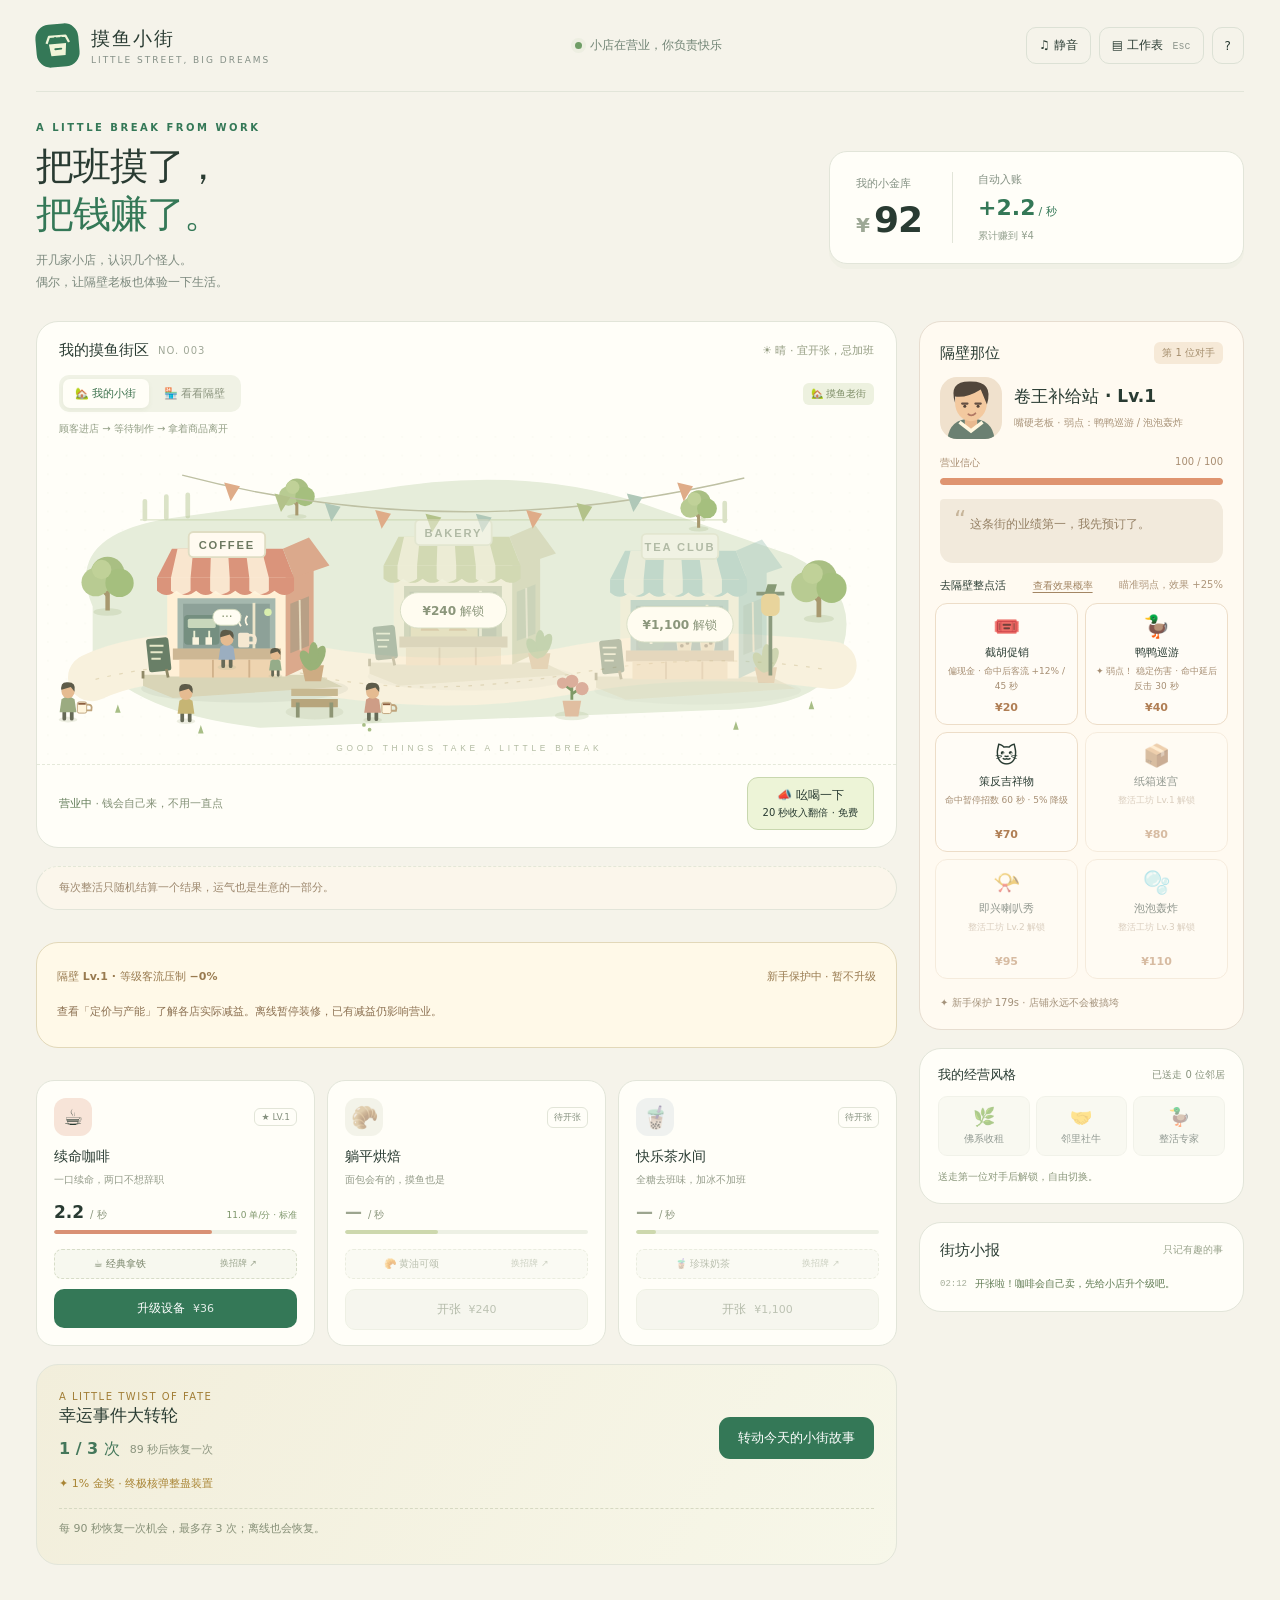
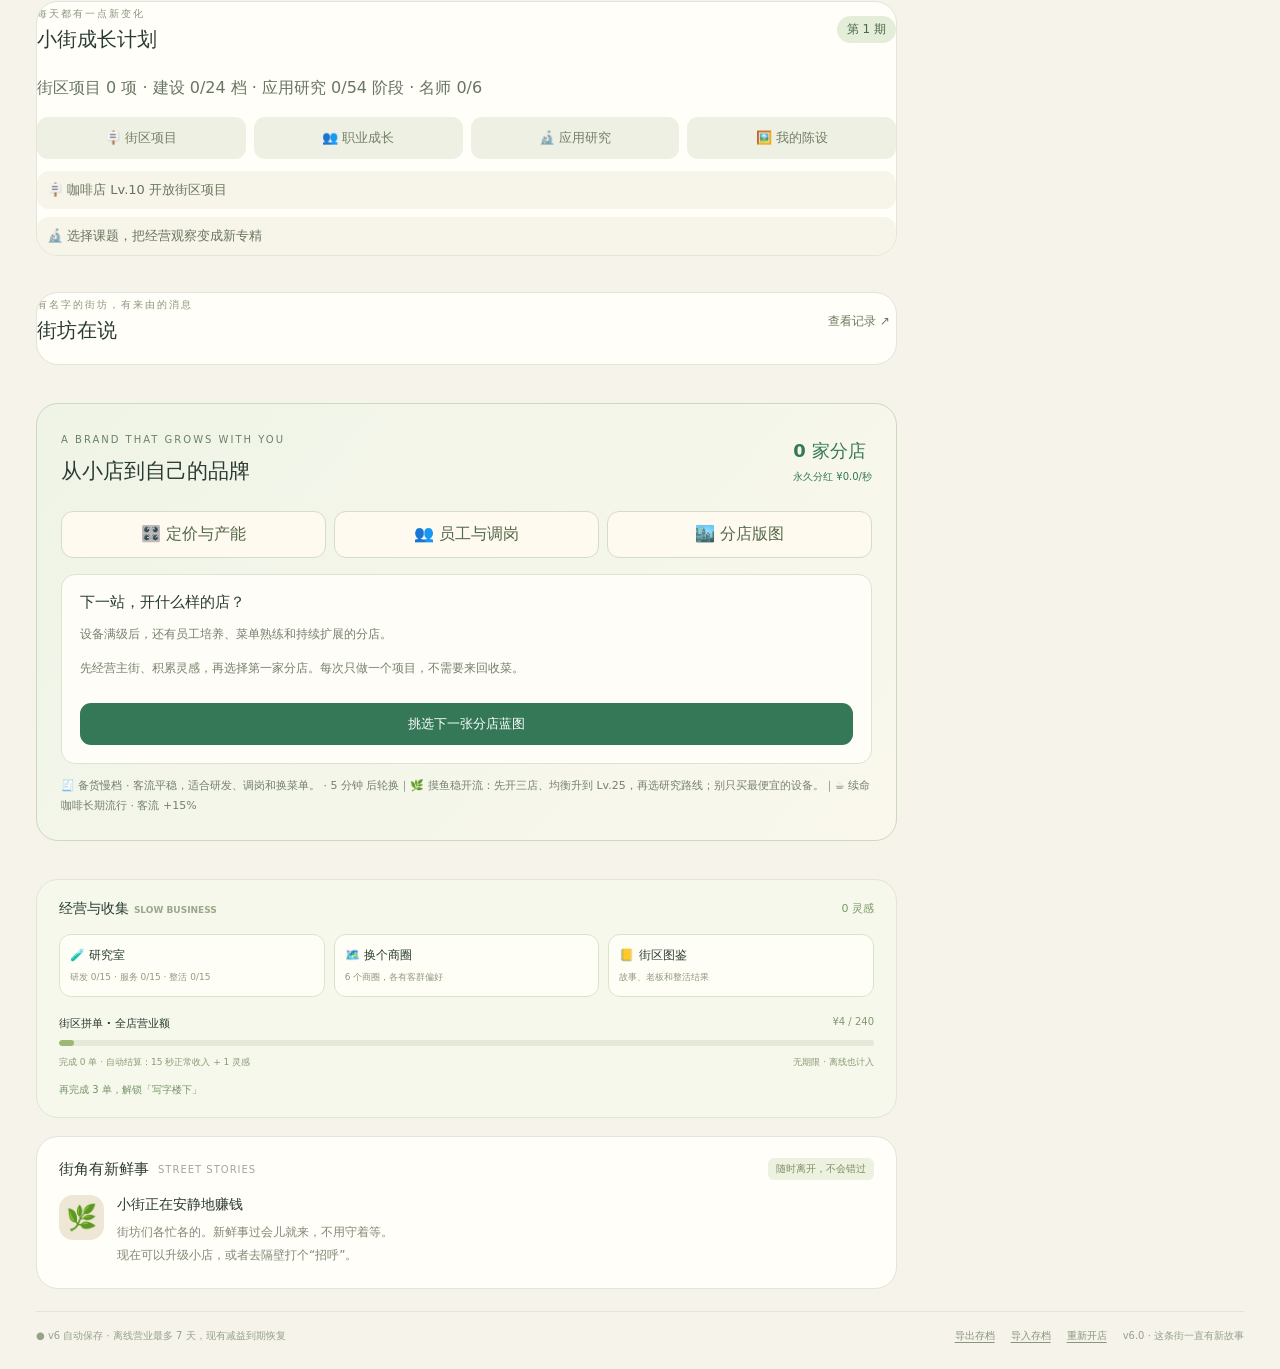
<file: src/index.html>
<!doctype html>
<html lang="zh-CN">
<head>
<meta charset="utf-8">
<meta name="viewport" content="width=device-width,initial-scale=1">
<meta name="theme-color" content="#f5f3ea">
<title>摸鱼小街 · 把班摸了，把钱赚了</title>
<style>
:root{--paper:#f5f3ea;--ink:#293b32;--muted:#859087;--green:#347857;--lime:#deedac;--orange:#e8784f;--line:#e2e5d9;--white:#fffef8;--radius:22px;font-family:"Microsoft YaHei","PingFang SC",system-ui,sans-serif;color:var(--ink);background:var(--paper);font-synthesis:none}
*{box-sizing:border-box}body{margin:0}button,input{font:inherit}button{cursor:pointer;touch-action:manipulation;color:inherit}button:disabled{cursor:not-allowed}button:focus-visible,a:focus-visible,summary:focus-visible,[tabindex]:focus-visible{outline:3px solid #ec956b;outline-offset:4px}button{transition:transform .16s,background .16s,box-shadow .16s}button:not(:disabled):active{transform:translateY(2px)}button:not(:disabled):hover{filter:brightness(.97)}button:disabled{opacity:.5}a{color:var(--green)}[hidden]{display:none!important}.wrap{max-width:1432px;margin:auto;padding:0 36px 24px}.topbar{height:92px;display:flex;align-items:center;justify-content:space-between;border-bottom:1px solid var(--line);gap:20px}.brand{display:flex;gap:12px;align-items:center}.brandmark{width:43px;height:43px;background:var(--green);border-radius:14px;color:white;display:grid;place-items:center;transform:rotate(-5deg)}.brandmark svg{width:30px}.brand strong{display:block;font-size:19px;letter-spacing:2px}.brand small{font-size:9px;letter-spacing:2px;color:var(--muted);display:block;margin-top:3px}.header-note{font-size:12px;color:#718475;display:flex;align-items:center;gap:8px}.dot{display:inline-block;width:7px;height:7px;background:#6f9d66;border-radius:50%;box-shadow:0 0 0 4px #6f9d6610}.tools{display:flex;gap:8px}.tool{border:1px solid #dce1d5;background:transparent;border-radius:10px;padding:9px 12px;font-size:12px}.tool kbd{font-size:10px;margin-left:6px;opacity:.5}.hero{display:flex;justify-content:space-between;align-items:center;padding:30px 0 28px;gap:24px}.eyebrow{font-size:10px;letter-spacing:2.5px;color:var(--green);font-weight:700;margin:0 0 10px}.hero h1{font-size:38px;letter-spacing:-1px;line-height:1.25;margin:0;font-weight:800}.hero h1 span{color:var(--green)}.hero p.subtitle{font-size:12px;color:#7b887d;margin:12px 0 0;line-height:1.8}.wallet{display:flex;align-items:center;gap:30px;background:var(--white);border:1px solid var(--line);border-radius:18px;padding:20px 26px;min-width:415px;box-shadow:0 5px 0 #e8eadd66}.stat-label{font-size:11px;color:#849183;display:block;margin-bottom:8px}.cash{font-size:36px;font-weight:800;letter-spacing:-1px;font-variant-numeric:tabular-nums;white-space:nowrap}.cash small{font-size:20px;color:#9da895;margin-right:5px}.wallet-right{border-left:1px solid var(--line);padding-left:25px;min-width:110px}.rate{font-size:22px;font-weight:750;color:var(--green);font-variant-numeric:tabular-nums}.rate small{font-size:11px;font-weight:400;margin-left:3px}.lifetime{font-size:10px;color:#93a08e;margin-top:9px}.layout{display:grid;grid-template-columns:minmax(0,1fr) 325px;gap:22px;align-items:start}.left,.right{min-width:0;display:flex;flex-direction:column;gap:18px}.panel{background:var(--white);border:1px solid var(--line);border-radius:var(--radius);overflow:hidden}.scene-head{padding:19px 22px 0;display:flex;align-items:center;justify-content:space-between;gap:12px}.section-title{margin:0;font-size:15px;font-weight:750;display:flex;gap:9px;align-items:center}.section-title small{font-weight:400;font-size:10px;color:#a0a898;letter-spacing:1px}.weather{font-size:11px;color:#949d82;white-space:nowrap}.scene{position:relative;aspect-ratio:900/352;margin:0 10px;isolation:isolate}.scene svg{width:100%;height:100%;display:block}.scene-bottom{display:flex;justify-content:space-between;align-items:center;gap:12px;padding:12px 22px 17px;border-top:1px dashed #e5e9da}.scene-tip{font-size:11px;line-height:1.8;color:#839076}.scene-tip b{color:#5e7954;font-weight:500}.boost{padding:9px 15px;border:1px solid #c8d7ae;border-radius:11px;background:#edf4d7;font-size:12px;font-weight:700;white-space:nowrap}.boost span{font-weight:400;font-size:10px;display:block;margin-top:2px}.shop-grid{display:grid;grid-template-columns:repeat(3,minmax(0,1fr));gap:12px}.shop-card{padding:17px 17px 15px;border:1px solid var(--line);background:var(--white);border-radius:18px;position:relative;transition:box-shadow .2s}.shop-card.selected{box-shadow:0 0 0 3px #aeca92}.shop-top{display:flex;align-items:center;justify-content:space-between;margin-bottom:12px}.shop-icon{width:38px;height:38px;border-radius:12px;display:grid;place-items:center;font-size:22px;background:var(--tint)}.level{font-size:10px;color:#85907e;border:1px solid #e2e5d8;border-radius:6px;padding:3px 6px;font-variant-numeric:tabular-nums}.shop-card h3{font-size:14px;margin:0 0 5px}.shop-desc{font-size:10px;color:#939b89;margin:0 0 14px;line-height:1.7;min-height:17px}.shop-earning{display:flex;align-items:baseline;justify-content:space-between;margin-bottom:8px;gap:4px}.shop-earning strong{font-size:17px;font-variant-numeric:tabular-nums}.shop-earning small{font-size:10px;font-weight:400;color:#8b967d}.shop-earning .next{font-size:9px;color:#7d956a}.progress{height:4px;background:#edf0e4;border-radius:10px;margin-bottom:15px;overflow:hidden}.progress i{display:block;height:100%;background:var(--accent);border-radius:10px;width:0}.buy{width:100%;border:0;background:var(--green);color:white;border-radius:10px;padding:11px 5px;display:flex;justify-content:center;gap:8px;align-items:center;font-size:12px;font-weight:700}.buy .price{font-size:11px;font-weight:500;opacity:.85}.shop-card.locked .buy{background:#eef0e5;color:#69775c;border:1px solid #dee4d1}.shop-card.locked .shop-icon{filter:grayscale(.6);opacity:.65}.shop-card.locked .progress i{background:#cdd8ad}.shop-card.locked .shop-earning{color:#9ca58f}.event-card{padding:21px 22px;background:#fffef8;position:relative}.event-top{display:flex;align-items:center;justify-content:space-between;margin-bottom:15px}.pill{font-size:10px;display:inline-flex;padding:4px 8px;border-radius:6px;background:#edf1df;color:#7e8e67}.event-content{display:flex;gap:13px;align-items:flex-start}.portrait{width:45px;height:45px;border-radius:14px;background:#efe7d5;display:grid;place-items:center;font-size:25px;flex-shrink:0}.event-copy h3{font-size:14px;margin:1px 0 7px}.event-copy p{margin:0;font-size:12px;color:#808974;line-height:1.9}.choices{display:flex;gap:8px;flex-wrap:wrap;margin-top:16px}.choice{flex:1;min-width:125px;text-align:left;background:#f3f5e9;border:1px solid #e3e8d4;border-radius:11px;padding:11px 12px;font-size:12px}.choice small{display:block;color:#899776;font-size:10px;margin-top:5px;line-height:1.6}.empty-event{color:#8c967f;font-size:12px;line-height:2}.rival{border-color:#e7ddd0;background:#fffaf1}.rival-head{padding:20px 20px 13px;display:flex;align-items:center;justify-content:space-between}.rival-head .pill{background:#f6e9d7;color:#a48d6c}.rival-person{display:flex;gap:12px;align-items:center;padding:0 20px}.rival-avatar{height:62px;width:62px;flex-shrink:0;border-radius:17px;background:#f0e1cd;overflow:hidden}.rival-avatar svg{width:100%;height:100%}.rival-info h3{font-size:17px;margin:0 0 6px}.rival-info p{font-size:10px;color:#aa957b;margin:0;line-height:1.7}.rival-health{padding:17px 20px 0}.health-label{display:flex;justify-content:space-between;font-size:10px;color:#a98e72;margin-bottom:8px}.health{height:7px;background:#efdfcc;border-radius:10px;overflow:hidden}.health i{display:block;background:#df9470;width:100%;height:100%;border-radius:10px;transition:width .6s}.bubble{margin:14px 20px;background:#f2eadc;border-radius:4px 13px 13px 13px;padding:12px 14px;min-height:64px;font-size:12px;line-height:1.8;color:#958165;position:relative}.bubble::before{content:"“";font-size:24px;line-height:18px;color:#c7b59a;margin-right:4px}.prank-heading{padding:1px 20px 10px;display:flex;justify-content:space-between;gap:5px;font-size:11px}.prank-heading span{color:#af977c;font-size:10px}.pranks{padding:0 15px 15px;display:flex;flex-direction:column;gap:7px}.prank{display:flex;align-items:center;gap:10px;width:100%;border:1px solid #edddc8;border-radius:12px;background:#fffcf6;text-align:left;padding:11px 12px}.prank .emoji{font-size:22px}.prank .name{font-size:12px;font-weight:700;display:block}.prank .effect{font-size:9px;color:#a68e73;display:block;margin-top:4px}.prank .cost{margin-left:auto;font-size:11px;font-weight:700;color:#b07e54;white-space:nowrap}.protection{font-size:9px;color:#a4927b;line-height:1.8;padding:0 20px 17px;margin:0}.style-card{padding:17px 18px}.style-header{display:flex;justify-content:space-between;align-items:center;margin-bottom:12px}.style-header h3{font-size:13px;margin:0}.style-header span{font-size:10px;color:#89947e}.style-options{display:grid;grid-template-columns:repeat(3,1fr);gap:6px}.style-option{background:#f4f5eb;border:1px solid #e5e7db;border-radius:9px;padding:9px 2px;font-size:10px}.style-option span{display:block;font-size:18px;margin-bottom:5px}.style-option.active{background:#e5efd2;border-color:#aebf93;color:#4d713b}.style-note{font-size:10px;color:#8b987c;line-height:1.8;margin:12px 0 0;min-height:18px}.log-panel{padding:18px 20px}.log-title{display:flex;align-items:center;justify-content:space-between;margin-bottom:15px}.log-title span{font-size:10px;color:#9ba58e}.log-list{list-style:none;margin:0;padding:0;display:flex;flex-direction:column;gap:13px;max-height:194px;overflow:auto;scrollbar-width:thin}.log-list li{font-size:10px;line-height:1.8;color:#8b927e;display:flex;gap:8px}.log-list time{font-family:ui-monospace,monospace;font-size:9px;color:#a7af9b;flex-shrink:0;padding-top:1px}.log-list li:first-child{color:#5d7850}.footer{margin-top:22px;padding:15px 0 0;border-top:1px solid var(--line);display:flex;justify-content:space-between;gap:15px;color:#97a18c;font-size:10px;line-height:1.8}.footer button{padding:0;border:0;background:none;color:#88967b;font-size:10px;text-decoration:underline;text-underline-offset:3px}.footer-right{display:flex;gap:16px;align-items:center}.toast{position:fixed;bottom:30px;left:50%;transform:translate(-50%,20px);opacity:0;pointer-events:none;background:#304a38;color:#f6f8e9;padding:14px 22px;border-radius:13px;box-shadow:0 8px 30px #23392522;font-size:12px;z-index:40;max-width:min(90vw,560px);line-height:1.8;transition:.25s}.toast.show{opacity:1;transform:translate(-50%,0)}.float-coin{position:absolute;pointer-events:none;font-size:15px;font-weight:800;color:#b27e23;animation:coinup 1.5s ease-out forwards;text-shadow:0 2px white;z-index:2}.celebration{position:fixed;inset:0;pointer-events:none;z-index:35;overflow:hidden}.confetti{position:absolute;top:-20px;width:9px;height:15px;animation:fall 1.6s ease-in forwards}.customer{animation:stroll 17s linear infinite}.customer.back{animation:strollback 24s linear infinite}.customer.bob{animation:bob 2s ease-in-out infinite}.steam{animation:steam 3s ease-in-out infinite}.bunting{transform-origin:50% 0;animation:sway 3s ease-in-out infinite}.open-sign{animation:signpulse 4s ease-in-out infinite}.store-touch{cursor:pointer;outline:none}.store-body{transform-box:fill-box;transform-origin:50% 82%;transition:transform .28s cubic-bezier(.2,.8,.2,1),filter .28s cubic-bezier(.2,.8,.2,1),opacity .2s}.store-touch:hover .store-body,.store-touch:focus-visible .store-body,.store-touch.active-store .store-body{transform:translateY(-8px) scale(1.075);filter:drop-shadow(0 14px 12px #5c6d4a26) brightness(1.025)}.store-touch:hover .shop-roof,.store-touch:focus-visible .shop-roof,.store-touch.active-store .shop-roof{filter:brightness(1.05)}.store-touch .store-halo{opacity:0;transform-box:fill-box;transform-origin:center;transition:opacity .24s,transform .28s}.store-touch:hover .store-halo,.store-touch:focus-visible .store-halo,.store-touch.active-store .store-halo{opacity:1;transform:scale(1.05)}
@keyframes coinup{0%{opacity:0;transform:translateY(10px) scale(.8)}20%{opacity:1}100%{opacity:0;transform:translateY(-65px) scale(1.1)}}@keyframes fall{to{transform:translateY(100vh) rotate(450deg);opacity:0}}@keyframes stroll{from{transform:translateX(-90px)}to{transform:translateX(970px)}}@keyframes strollback{from{transform:translateX(970px)}to{transform:translateX(-90px)}}@keyframes bob{50%{transform:translateY(-3px)}}@keyframes steam{0%,100%{opacity:.25;transform:translateY(0)}50%{opacity:.6;transform:translateY(-5px)}}@keyframes sway{50%{transform:rotate(2deg)}}@keyframes signpulse{50%{opacity:.6}}
dialog{border:1px solid #dbe2cd;border-radius:24px;background:var(--white);padding:27px;max-width:440px;width:calc(100% - 32px);color:var(--ink);box-shadow:0 20px 90px #24362c33}dialog::backdrop{background:#27382c55;backdrop-filter:blur(4px)}dialog h2{font-size:23px;margin:7px 0 12px}dialog p{font-size:13px;color:#80906f;line-height:1.9}dialog .modal-icon{font-size:40px}dialog .modal-actions{display:flex;gap:10px;margin-top:20px}.primary,.secondary{border:0;background:var(--green);color:white;border-radius:11px;padding:12px 19px;font-size:13px}.secondary{background:#eef0e4;color:#738165}.offline-total{font-size:40px;font-weight:800;color:var(--green);margin:20px 0}.save-warning{background:#fff1d7;border-bottom:1px solid #eddbb3;padding:10px 18px;color:#8e6734;font-size:12px;text-align:center}.boss{position:fixed;inset:0;background:#fff;color:#333;z-index:100;font-family:Arial,"Microsoft YaHei",sans-serif;overflow:auto}.boss-head{padding:16px 24px;background:#217346;color:white;display:flex;justify-content:space-between;align-items:center}.boss-head button{border:0;background:transparent;color:white;font-size:14px}.boss-menu{padding:14px 25px;border-bottom:1px solid #ddd;font-size:13px;word-spacing:25px}.formula{padding:11px 25px;background:#fafafa;border-bottom:1px solid #ddd;font-size:12px;color:#777}.sheet{border-collapse:collapse;width:100%;font-size:12px;text-align:center;white-space:nowrap}.sheet th,.sheet td{border:1px solid #ddd;height:33px;padding:5px 12px}.sheet th{background:#f3f3f3;font-weight:400}.sheet .heading td{background:#eaf1ec;font-weight:bold}.sheet .selected{outline:2px solid #217346;outline-offset:-2px}.sheet-tabs{position:fixed;bottom:0;left:0;right:0;background:#f6f6f6;border-top:1px solid #ddd;height:35px;padding:8px 40px;font-size:12px;color:#217346}.sheet-note{color:#999;font-size:11px;padding:15px 25px}
@media(min-width:1500px){.wrap{padding-top:10px}.scene{aspect-ratio:900/380}.hero{padding:35px 0}}
@media(max-width:1100px){.wrap{padding:0 24px 20px}.layout{grid-template-columns:minmax(0,1fr) 295px;gap:16px}.shop-card{padding:13px 12px}.hero h1{font-size:32px}.wallet{min-width:355px;gap:20px;padding:17px 20px}.cash{font-size:31px}.header-note{display:none}.scene{margin:8px 0}.scene-head{padding:16px 16px 0}.scene-bottom{padding:11px 16px 15px}.shop-desc{font-size:9px}.shop-earning .next{display:none}}
@media(max-width:850px){.layout{grid-template-columns:1fr}.right{display:grid;grid-template-columns:1fr 1fr;align-items:start}.rival{grid-row:span 2}.log-panel{min-height:210px}.scene{aspect-ratio:900/340}.hero h1{font-size:30px}.wallet{min-width:330px}.hero{gap:20px}.subtitle{max-width:250px}.cash{font-size:28px}.rate{font-size:19px}.wallet-right{padding-left:18px}.shop-earning .next{display:block}}
@media(max-width:580px){.wrap{padding:0 15px 18px}.topbar{height:74px;gap:8px}.brand{gap:8px}.brandmark{width:35px;height:35px;border-radius:11px}.brand strong{font-size:16px}.brand small{font-size:7px;letter-spacing:1.6px}.tool{padding:8px;font-size:10px}.tool kbd{display:none}.tools{gap:5px}.hero{display:block;padding:24px 0 20px}.hero h1{font-size:30px}.hero h1 br{display:none}.hero p.subtitle{max-width:none;margin:9px 0 18px;font-size:11px}.eyebrow{font-size:9px;margin-bottom:9px}.wallet{min-width:0;padding:15px 20px;justify-content:space-between;gap:15px}.cash{font-size:32px}.wallet-right{min-width:125px}.stat-label{margin-bottom:5px}.layout{gap:16px}.left{gap:14px}.section-title{font-size:13px}.section-title small{font-size:8px}.weather{font-size:9px}.scene{aspect-ratio:900/390;overflow:hidden}.scene svg{width:115%;max-width:none;margin-left:-7.5%}.scene-bottom{gap:5px}.scene-tip{font-size:9px}.boost{font-size:10px;padding:7px 10px}.boost span{font-size:8px}.shop-grid{gap:7px}.shop-card{padding:12px 9px;border-radius:15px}.shop-card h3{font-size:12px}.shop-icon{width:29px;height:29px;font-size:17px;border-radius:9px}.level{font-size:8px;padding:3px}.shop-desc{font-size:8px;min-height:27px;margin-bottom:9px}.shop-earning strong{font-size:14px}.shop-earning small{font-size:8px}.shop-earning .next{display:none}.buy{display:block;padding:9px 1px;font-size:10px}.buy .price{font-size:10px;margin-left:3px}.shop-top{margin-bottom:11px}.progress{margin-bottom:11px}.event-card{padding:17px 16px}.event-copy p{font-size:11px}.choice{padding:10px;min-width:100px;font-size:11px}.choice small{font-size:9px}.right{grid-template-columns:1fr}.rival{grid-row:auto}.pranks{display:grid;grid-template-columns:repeat(3,1fr);gap:6px;padding:0 13px 13px}.prank{display:block;padding:11px 6px;text-align:center}.prank .emoji{font-size:23px}.prank .name{font-size:11px;margin-top:6px}.prank .effect{font-size:8px;min-height:26px;line-height:1.6}.prank .cost{display:block;margin-top:7px}.bubble{min-height:0}.log-panel{min-height:0}.footer{display:block;font-size:9px;margin-top:16px}.footer-right{margin-top:8px}.toast{bottom:18px;font-size:11px;width:max-content;text-align:center}}
@media(prefers-reduced-motion:reduce){*,*::before,*::after{animation:none!important;transition:none!important}.customer{display:none}.float-coin,.confetti{display:none}.store-body{transition:none!important}.store-touch:hover .store-body,.store-touch:focus-visible .store-body,.store-touch.active-store .store-body{transform:none}}
.stage-tools{padding:15px 22px 0;display:flex;align-items:center;justify-content:space-between;gap:12px}.view-tabs{display:flex;background:#f0f2e5;padding:4px;border-radius:10px;gap:3px}.view-tab{font-size:11px;padding:7px 12px;border:0;border-radius:7px;background:transparent;color:#8b947e}.view-tab[aria-pressed=true]{background:#fffef7;color:#3b704c;box-shadow:0 2px 5px #526c3610}.scene-caption{font-size:10px;color:#929e85}.scene{overflow:hidden}.stage-receipt{padding:11px 22px;border-top:1px dashed #e2e7d7;font-size:11px;color:#9b866c;background:#fbf6eb;line-height:1.8;min-height:43px}.scene .float-coin{z-index:3}.menu-btn{width:100%;margin:0 0 10px;border:1px dashed #d7ddc8;border-radius:8px;background:#f7f8ef;padding:7px 3px;color:#778368;font-size:10px;display:flex;justify-content:space-around;gap:2px}.menu-btn small{font-size:9px;color:#9da790}.long-panel{padding:20px 22px;background:#f5f8eb}.long-head{display:flex;justify-content:space-between;gap:12px;align-items:center;margin-bottom:16px}.long-head h2{margin:0;font-size:14px}.long-head span{font-size:11px;color:#7d9766}.long-actions{display:grid;grid-template-columns:repeat(3,1fr);gap:9px;margin-bottom:19px}.long-action{border:1px solid #dce3cb;background:#fffef6;border-radius:12px;padding:12px 10px;text-align:left}.long-action b{font-size:12px;display:block;margin-bottom:6px}.long-action small{font-size:9px;line-height:1.6;color:#8f9a7f;display:block}.contract-head{display:flex;justify-content:space-between;gap:9px;font-size:11px;margin-bottom:9px}.contract-head span{font-variant-numeric:tabular-nums;color:#859575;font-size:10px}.contract-track{height:6px;border-radius:9px;background:#e4ead7;overflow:hidden}.contract-track i{height:100%;display:block;border-radius:9px;background:#9fb775;transition:width .4s}.contract-foot{display:flex;justify-content:space-between;gap:10px;font-size:9px;color:#8b9a76;margin-top:8px;line-height:1.8}.next-district{font-size:10px;color:#759265;margin:13px 0 0}.prank-heading button{background:none;padding:0;border:0;font-size:10px;color:#a38664;text-decoration:underline;text-underline-offset:3px}.pranks{display:grid;grid-template-columns:1fr 1fr;gap:7px}.prank{flex-direction:column;gap:6px;text-align:center;padding:10px 6px;min-height:117px}.prank .effect{line-height:1.7;min-height:29px}.prank .cost{margin:auto 0 0}.prank .name{font-size:11px}.prank .emoji{font-size:22px}.prank-heading{flex-wrap:wrap}.prank[disabled] .effect{opacity:.8}.research-row{display:flex;gap:12px;align-items:center;border-bottom:1px solid #e5e9d9;padding:17px 0}.research-row:last-child{border:0}.research-row .research-icon{font-size:28px}.research-row>div{flex:1}.research-row b{font-size:13px}.research-row small{font-size:10px;color:#8b9a7d}.research-row p{font-size:11px;margin:6px 0}.research-row button{padding:9px 12px;font-size:11px}.menu-grid{display:grid;grid-template-columns:1fr 1fr;gap:10px;margin-top:18px}.menu-item{background:#f5f7ec;border:1px solid #e0e7d0;border-radius:13px;text-align:left;padding:14px;display:flex;flex-direction:column;gap:7px}.menu-item>span{font-size:25px}.menu-item b{font-size:13px}.menu-item small{font-size:11px;color:#879777;line-height:1.8}.menu-item em{font-size:10px;font-style:normal;color:#7f9c60}.menu-item.chosen{border-color:#9bb87f;background:#eaf3d9}.journal-title{font-size:13px;margin-top:22px}.journal-grid{display:grid;grid-template-columns:repeat(2,1fr);gap:6px}.journal-item{font-size:10px;padding:9px;background:#f0f1e7;border-radius:7px;color:#a2aa98}.journal-item.found,.journal-dot.found{color:#528149;background:#e9f2d9}.journal-dot{font-size:9px;color:#bbc0ad;padding:2px 3px;border-radius:3px}.journal-prank{line-height:2.2!important;font-size:12px!important}.odds-scroll{overflow:auto}.odds-table{border-collapse:collapse;font-size:10px;white-space:nowrap}.odds-table th,.odds-table td{padding:8px;border:1px solid #e4e9d5;text-align:center}.odds-table th{background:#f0f4e4}.odds-table td{color:#82946f}dialog{max-height:85vh;overflow:auto}dialog:has(.odds-table){max-width:660px}#visitorLayer{pointer-events:none}.right{position:relative}.protection{font-size:10px}.scene-panel:has(#rivalBuilding){background:#fffaf1;border-color:#e7dccb}
@media(max-width:850px){.right{grid-template-columns:1fr 1fr}.rival{grid-row:span 2}.pranks{grid-template-columns:1fr 1fr}.stage-tools{padding:12px 17px 0}.long-panel{padding:18px}.stage-receipt{padding:10px 17px}}
@media(max-width:580px){.right{grid-template-columns:1fr}.pranks{grid-template-columns:repeat(3,1fr)}.prank{display:flex;min-height:135px}.scene-caption{display:none}.stage-tools{padding:12px 13px 0}.view-tab{padding:7px 10px;font-size:10px}.stage-tools>.pill{font-size:9px}.stage-receipt{font-size:10px;min-height:48px}.menu-btn{font-size:8px;display:block;padding:6px 2px}.menu-btn small{display:none}.long-panel{padding:17px 14px}.long-actions{gap:6px}.long-action{padding:10px 7px}.long-action b{font-size:10px}.long-action small{font-size:8px}.contract-head{font-size:10px}.contract-foot{display:block}.long-head h2{font-size:13px}.long-head span{font-size:10px}.menu-item{padding:11px}.menu-item small{font-size:10px}.shop-desc{display:none}.prank .effect{font-size:9px;min-height:33px}}

.company-panel{padding:24px;margin:20px 0;background:linear-gradient(130deg,#eff4e7,#faf8ed);border-color:#cbd9bd}.company-top,.ops-title{display:flex;justify-content:space-between;gap:12px;align-items:center}.company-kicker{font-size:10px;letter-spacing:2px;color:#6b8262}.company-panel h2{font-size:21px;margin:10px 0}.company-panel p{font-size:12px;color:#74816c;line-height:1.8}.company-tools{display:flex;gap:8px;flex-wrap:wrap;margin:16px 0}.company-tools button{flex:1;padding:12px 10px;background:#fffaf0;border:1px solid #d4ddc9;border-radius:12px;color:#52694a;font-weight:700;cursor:pointer}.company-number{font-size:18px;font-weight:800;color:#347857;white-space:nowrap}.company-number small{display:block;font-size:10px;font-weight:400;margin-top:7px}.company-project{background:#fffdf7;border:1px solid #dce3d1;border-radius:14px;padding:18px}.company-project h3{margin:0;font-size:15px}.company-project .primary{width:100%;margin-top:12px}.market-trend{font-size:11px!important;margin:12px 0 0!important}.ops-card{border:1px solid #e0e3d7;border-radius:14px;padding:16px;margin:14px 0}.ops-title span{font-size:11px;color:#859478}.ops-metrics{display:grid;grid-template-columns:repeat(3,1fr);gap:10px;margin:16px 0}.ops-metrics span{font-size:10px;color:#879079}.ops-metrics b{display:block;font-size:22px;line-height:1.6;color:#3d674c}.bottleneck{padding:8px 10px;background:#f2f3e5;border-radius:8px;font-size:11px!important}.price-options{display:flex;gap:6px}.price-options button{flex:1;min-width:0;padding:12px 5px;background:#fafaf4;border:1px solid #dbdfce;border-radius:10px;color:#65725b;cursor:pointer}.price-options small{display:block;font-size:9px;margin-top:7px}.price-options button.selected,.staff-assign button.selected{border-color:#448662;background:#e6f0de;color:#2a6749}.staff-grid{display:grid;grid-template-columns:1fr 1fr;gap:12px}.staff-card{border:1px solid #dedfcf;border-radius:14px;padding:16px;background:#fffdf7}.staff-face{font-size:32px;margin-bottom:8px}.staff-card b{display:block}.staff-card b small{font-size:10px;color:#8d997d;margin-left:7px}.staff-card p{font-size:11px!important;min-height:42px}.staff-card>span{display:block;font-size:10px;color:#8a917d;margin-bottom:12px}.staff-assign{display:flex;flex-wrap:wrap;gap:4px}.staff-assign button{padding:7px 9px;border:1px solid #dbdfce;border-radius:7px;color:#697a60;background:#f6f7ee;cursor:pointer;font-size:10px}.project-offers{display:grid;grid-template-columns:repeat(3,1fr);gap:12px}.project-offer{padding:15px;border:1px solid #d6dfcd;border-radius:12px;background:#fffdf6;display:flex;flex-direction:column}.project-offer>span{font-size:32px}.project-offer h3{font-size:15px;margin:12px 0}.project-offer p{font-size:11px!important}.project-offer>b{font-size:12px;color:#476b4e}.project-offer>small{font-size:10px;line-height:1.7;color:#8a907c;margin:10px 0 16px}.project-offer .primary{font-size:11px;padding:11px 6px;margin-top:auto;line-height:1.7}.project-offer .primary small{opacity:.7;font-weight:400}.project-line{display:grid;grid-template-columns:1fr auto;gap:8px;font-size:12px;margin:16px 0}.project-line small{display:block;font-size:10px;color:#98a089;margin-top:6px}.project-line .contract-track{grid-column:1/-1}.portfolio-stats{display:flex;justify-content:space-between;gap:10px;font-size:11px}.portfolio-stats b{display:block;margin-top:8px;font-size:23px;color:#3c7651}.portfolio-grid{display:grid;grid-template-columns:repeat(3,1fr);gap:10px}.portfolio-grid article{background:#f1f3e6;border-radius:12px;padding:18px;text-align:center}.portfolio-grid article span{font-size:32px;display:block}.portfolio-grid article b{display:block;font-size:12px;margin:10px 0}.portfolio-grid article small{font-size:10px;color:#879174;line-height:1.6}#infoDialog:has(.project-offers),#infoDialog:has(.staff-grid),#infoDialog:has(.ops-card){max-width:790px;width:calc(100% - 36px)}.cinema-caption{font:600 13px 'Microsoft YaHei',sans-serif;fill:#53684e}.stage-receipt{min-height:42px}.scene svg{overflow:hidden}#healthFill{transition:width .6s ease}button:disabled{cursor:not-allowed;opacity:.5}
@media(max-width:600px){.company-panel{padding:17px}.company-top{align-items:start}.company-number{font-size:16px}.company-panel h2{font-size:18px}.company-tools{gap:5px}.company-tools button{font-size:11px;padding:11px 7px}.staff-grid,.project-offers{grid-template-columns:1fr}.project-offer{display:grid;grid-template-columns:40px 1fr;gap:5px 10px}.project-offer h3{margin:8px 0}.project-offer>p,.project-offer>b,.project-offer>small,.project-offer>button{grid-column:1/-1}.project-offer>small{margin:2px 0 8px}.price-options b{font-size:11px}.price-options small{font-size:9px;line-height:1.7}.ops-card{padding:12px}.ops-metrics b{font-size:20px}.portfolio-grid{grid-template-columns:1fr 1fr}.portfolio-stats{font-size:10px}.company-project{padding:14px}}

.street-status{padding:16px 20px;margin:14px 0;background:#fff9e8;border-color:#e2d8b9}.vacancy-note{display:flex;flex-direction:column;gap:7px;color:#6b8053;font-size:13px}.vacancy-note span{font-size:11px;color:#929b7d}.nuisance-notice>b{display:block;font-size:12px;color:#ad835a;margin:4px 0 10px}.nuisance-notice>div{display:flex;gap:8px;flex-wrap:wrap}.nuisance-notice button{border:1px dashed #c5a970;border-radius:10px;padding:12px;background:#fffdf4;color:#8f794e;font-size:11px;cursor:pointer;flex:1}.nuisance-notice small{display:block;color:#aa9b78;font-size:9px;margin-top:6px}.research-gate{display:block;color:#9e8d65!important;line-height:1.8;margin:6px 0}.promotion-star{font-size:38px;color:#c4a259;letter-spacing:7px;margin:24px 0}.promotion-list{padding:12px 20px;background:#f3f4e8;border-radius:13px;margin:18px 0}.research-row>div{min-width:0}.level{max-width:none;white-space:nowrap;font-size:10px}#scene [data-nuisance]:focus{outline:none;filter:drop-shadow(0 0 3px #d1ab65)}.street-status[hidden]{display:none}
@media(max-width:600px){.street-status{padding:14px}.nuisance-notice>div{flex-direction:column}.vacancy-note{font-size:12px}.promotion-star{font-size:30px}.research-row .secondary{padding:9px 10px;white-space:nowrap}.research-row{gap:9px}}


.debuff-details{font-size:11px;line-height:1.9;background:#fff0dc;border:1px solid #ead2aa;border-radius:10px;padding:10px 12px;color:#956944;margin:10px 0}.debuff-clear{color:#658057}.rival-growth{display:flex;justify-content:space-between;gap:8px;font-size:11px;padding:10px 0;color:#997b50}.promotion-preview{width:100%;height:210px;background:#f1f4e5;border-radius:14px;margin:8px 0}.promotion-preview .store-touch{pointer-events:none}.promotion-preview .store-body{transform:none!important;filter:none!important}.promotion-flash{animation:promotionGlow 1.5s ease-out}.rival-upgrade-flash{animation:rivalGlow 1.8s ease-out}.neighborhood-summary{font-size:11px;line-height:1.9;margin:8px 0;color:#8d7253}.prank-bonus-note{color:#537848;font-size:11px}.level{font-size:9px}.promotion-list p{margin:8px 0}.promotion-star{margin:14px 0;font-size:28px}
@keyframes promotionGlow{0%{filter:drop-shadow(0 0 20px #e4b95a);opacity:.65}50%{filter:drop-shadow(0 0 12px #e4b95a)}100%{filter:none;opacity:1}}@keyframes rivalGlow{0%{filter:drop-shadow(0 0 15px #e2aa61)}100%{filter:none}}
@media(prefers-reduced-motion:reduce){.promotion-flash,.rival-upgrade-flash{animation:none!important}}
@media(max-width:580px){.promotion-preview{height:185px}.level{font-size:8px}.rival-growth{font-size:10px}.debuff-details{font-size:10px}}
.luck-panel{padding:20px 22px;background:linear-gradient(120deg,#f2eedb,#f7f7e9);display:grid;grid-template-columns:1fr auto;gap:12px;align-items:center}.luck-panel h2{font-size:17px;margin:0 0 7px}.luck-panel p{font-size:11px;line-height:1.8;color:#879078;margin:5px 0}.luck-tag{font-size:10px;color:#a17d35;letter-spacing:1.5px}.luck-meta{display:flex;gap:10px;align-items:center;margin:12px 0}.luck-meta strong{color:#44775a}.luck-meta span{font-size:11px;color:#8b947e}.wheel-last{grid-column:1/-1;border-top:1px dashed #d6d9c2;padding-top:10px!important}.luck-gold{font-size:11px;color:#a98535}.nuke-control{grid-column:1/-1;display:flex;align-items:center;gap:13px;border-top:1px solid #e2d4b3;padding-top:13px}.nuke-button{border:1px solid #ab7751;background:#674a3d;color:#ffe6ae;padding:11px 18px;border-radius:12px;font-size:13px;font-weight:700}.nuke-control small{font-size:10px;color:#92795c}.luck-status{padding:15px 20px;background:#f7f0dc;font-size:11px;color:#89754e;line-height:1.8}.luck-status p{margin:7px 0}.exclusive-status{display:grid;gap:6px}.exclusive-status b{font-size:14px;color:#866227}.exclusive-status span{font-size:10px}.exclusive-status progress{width:100%;height:7px;accent-color:#9caa63}.wheel-dialog{max-width:870px;padding:24px;background:#fbf8eb}.wheel-dialog-head{display:flex;justify-content:space-between;align-items:flex-start;gap:10px}.wheel-dialog h2{margin:5px 0;font-size:24px}.wheel-close{border:1px solid #d7dac5;border-radius:50%;width:32px;height:32px;background:transparent;flex:none}.wheel-layout{display:grid;grid-template-columns:minmax(0,1fr) minmax(240px,.9fr);gap:24px;align-items:start}.wheel-stage{position:relative;max-width:365px;margin:18px auto 10px;aspect-ratio:1}.wheel-face svg{display:block;width:100%;height:auto;filter:drop-shadow(0 7px 0 #cfc9ac55)}.pointer-orbit{position:absolute;inset:0;pointer-events:none}.wheel-pointer{position:absolute;left:50%;transform:translateX(-50%);filter:drop-shadow(0 3px 2px #57422844)}.wheel-pointer svg,.wheel-pointer img{width:100%;height:100%;object-fit:contain}.wheel-spin{width:100%;background:#426d51}.wheel-charge{text-align:center;font-size:12px!important;margin:10px 0!important}.wheel-result{padding:16px;border-radius:14px;background:#edf0df;border:1px solid #d8dfc5;margin:16px 0 10px}.wheel-result h3{margin:0 0 8px;font-size:16px}.wheel-result p{margin:0;font-size:12px;line-height:1.9;color:#7c866e}.gold-result{background:#fff0be;border-color:#d7b75d}.wheel-odds{list-style:none;padding:0;margin:12px 0;display:grid;gap:7px}.wheel-odds li{display:flex;align-items:center;gap:9px;font-size:11px}.wheel-odds small{display:block;margin-top:3px;color:#8b917b;font-size:10px}.wheel-odds strong{margin-left:auto;color:#7e785e;font-size:11px}.odds-dot{width:31px;height:31px;border-radius:9px;display:grid;place-items:center;flex:none;font-size:16px}.wheel-rules{font-size:10px!important;line-height:1.8!important}.scene.nuclear-scene{aspect-ratio:900/380;margin:10px}.scene.nuclear-scene svg{width:100%;margin:0}.luck-panel .primary{white-space:normal}.wallet>div{min-width:0}.lifetime{overflow-wrap:anywhere}
@media(max-width:650px){.wheel-dialog{padding:18px;max-height:90vh;overflow:auto}.wheel-layout{grid-template-columns:minmax(0,1fr);gap:0}.wheel-stage{max-width:320px}.wheel-result{margin-top:13px}.wheel-odds{grid-template-columns:1fr 1fr;gap:12px}.wheel-odds li{flex-wrap:wrap;gap:5px}.wheel-odds small{font-size:9px}.wheel-dialog h2{font-size:21px}.luck-panel{padding:16px;grid-template-columns:1fr}.luck-panel .primary{width:100%}.nuke-control{flex-wrap:wrap}.wheel-last{grid-column:1}.scene.nuclear-scene{margin:6px 0}}
@media(max-width:370px){.wallet{flex-wrap:wrap;gap:12px;padding:15px}.wallet-right{border-left:0;border-top:1px solid var(--line);padding:12px 0 0;min-width:0;width:100%;display:grid;grid-template-columns:1fr 1fr;align-items:center;gap:4px}.wallet-right .stat-label{margin:0}.wallet-right .rate{text-align:right;font-size:18px}.wallet-right .lifetime{grid-column:1/-1;margin:4px 0 0}.cash{font-size:30px}.wheel-odds{grid-template-columns:1fr}.wheel-dialog{padding:13px}.nuke-button{width:100%}}

.v6-panel{min-width:0;margin-top:18px}.v6-panel .panel-heading{display:flex;justify-content:space-between;gap:10px;align-items:center}.v6-panel h2{margin:5px 0;font-size:20px}.v6-panel p{color:#687563;line-height:1.7}.v6-actions,.v6-tabs{display:flex;gap:8px;flex-wrap:wrap;margin:12px 0}.v6-actions>*{flex:1 1 130px}.v6-chip,.career-badge{background:#e4edd7;color:#4b6847;border-radius:20px;padding:5px 10px;font-size:12px;white-space:nowrap}.v6-status{display:grid;gap:8px;margin-top:10px;font-size:13px;color:#68755e}.v6-status>div{padding:10px;background:#f7f5e9;border-radius:12px}.street-messages{display:grid;gap:10px;margin-top:15px}.street-message{padding:13px 15px;border:1px solid #e3e6d5;background:#fffdf4;border-radius:12px;min-width:0}.street-message p{margin:0 0 8px;color:#495b45;line-height:1.65;overflow-wrap:anywhere;font-size:13px}.street-message footer{display:flex;gap:8px;flex-wrap:wrap;justify-content:space-between;font-size:11px;color:#89917b}.street-tags{color:#648c70;font-size:11px;display:flex;gap:7px;flex-wrap:wrap;margin:6px 0}.v6-grid{display:grid;grid-template-columns:repeat(2,minmax(0,1fr));gap:12px}.v6-card{border:1px solid #dce3cf;border-radius:15px;background:#fffdf3;padding:15px;min-width:0}.v6-card h3{margin:7px 0;font-size:16px}.v6-card p{font-size:12px;line-height:1.65;margin:7px 0;color:#738068}.v6-card small{display:block;font-size:11px;color:#7c886f;line-height:1.6}.v6-card .secondary{padding:8px 12px;font-size:12px}.v6-card .v6-path{width:100%;text-align:left;white-space:normal;padding:10px;margin:5px 0;border:1px solid #d7dfc9;background:#fafbf3;border-radius:10px;font-size:12px;color:#4b6146}.v6-path[aria-pressed=true]{border-color:#729768;background:#eaf2dd}.v6-track{height:6px;background:#e7ecd9;border-radius:8px;overflow:hidden;margin:9px 0}.v6-track i{display:block;height:100%;background:#86a679;max-width:100%;transition:width .3s}.v6-locks{display:flex;gap:8px;flex-wrap:wrap;margin:10px 0}.v6-locks label{border:1px solid #dce3cf;padding:7px;border-radius:8px;font-size:12px}.v6-locks input{accent-color:#73976a}.v6-note{border-left:3px solid #b6bc84;padding:8px 12px;background:#f2f3e6;line-height:1.7;font-size:12px;margin:12px 0}.v6-facilities{display:grid;grid-template-columns:repeat(3,minmax(0,1fr));gap:8px}.v6-facilities>div{border:1px solid #dce3cf;border-radius:10px;padding:8px;text-align:center;font-size:12px}.v6-facilities svg{width:100%;height:65px}.v6-lab-art{max-width:280px;display:block;margin:auto}.v6-queue{padding:12px;border-radius:12px;background:#eef0e1;font-size:12px;margin:10px 0}.v6-story{border-left:2px solid #ccd8b6;padding:7px 12px;margin:6px 0;font-size:13px;line-height:1.65}.v6-subhead{font-size:16px;margin:22px 0 10px}.v6-mini{font-size:11px;color:#7b896d}.career-sash{fill:#e6c16e}.v6-worker{animation:v6Bob 3s ease-in-out infinite}.v6-sparkle{animation:v6Bob 2.5s ease-in-out infinite alternate}.v6-plain{border:0;background:transparent;color:#627b54;cursor:pointer;text-decoration:underline}.v6-card button:disabled{opacity:.45}.v6-card [data-v6-live]{font-variant-numeric:tabular-nums}.v6-panel .eyebrow{font-size:10px;letter-spacing:2px;color:#8a967c}.v6-panel .plain{border:0;background:transparent;color:#687d5d;cursor:pointer;font-size:12px;flex-shrink:0}.v6-meta{display:flex;justify-content:space-between;flex-wrap:wrap;gap:6px;margin-bottom:8px}.v6-card .staff-assign{flex-wrap:wrap}.v6-card .staff-assign button{font-size:11px;padding:7px}.v6-card code{overflow-wrap:anywhere}
@keyframes v6Bob{0%,100%{transform:translateY(0)}50%{transform:translateY(-2px)}}
@media(max-width:560px){.v6-grid{grid-template-columns:1fr}.v6-card{padding:12px}.v6-facilities{grid-template-columns:repeat(2,minmax(0,1fr))}.v6-panel h2{font-size:18px}.v6-panel .panel-heading{align-items:flex-start}.v6-actions>*{flex-basis:100px}.v6-chip{font-size:10px}.street-message{padding:11px}.v6-panel{padding:16px}.v6-tabs .secondary{flex:1;font-size:11px;padding:9px}.v6-queue{overflow-wrap:anywhere}.wallet,.wallet>*{min-width:0}#dialogBody{overflow-wrap:anywhere}.v6-locks label{width:100%}}
@media(prefers-reduced-motion:reduce){.v6-worker,.v6-sparkle{animation:none}.v6-track i{transition:none}}
#infoDialog:has(.v6-grid),#infoDialog:has(.street-messages){max-width:850px;width:calc(100% - 32px);max-height:88vh;overflow:auto}#infoDialog:has(.v6-grid) .v6-grid{align-items:start}
@media(max-width:560px){#infoDialog:has(.v6-grid),#infoDialog:has(.street-messages){padding:17px;max-height:88vh}}

</style>
</head>
<body>
<div id="saveWarning" class="save-warning" hidden>浏览器暂不允许保存进度。请用底部「导出存档」备份，本次仍可正常游玩。</div>
<div class="wrap" id="gameRoot">
 <header class="topbar">
  <div class="brand"><div class="brandmark"><svg viewBox="0 0 40 40" fill="none" aria-hidden="true"><path d="M8 17h23l-2 16H10L8 17Z" fill="#f0f5d8"/><path d="M5 16 9 7h22l4 9" stroke="#f0f5d8" stroke-width="3" stroke-linejoin="round"/><path d="M17 9v6m8-6 1 6M16 24h8" stroke="#347857" stroke-width="2.5" stroke-linecap="round"/></svg></div><div><strong>摸鱼小街</strong><small>LITTLE STREET, BIG DREAMS</small></div></div>
  <div class="header-note"><span class="dot"></span> 小店在营业，你负责快乐</div>
  <div class="tools"><button class="tool" id="soundBtn" aria-pressed="false">♫ 静音</button><button class="tool" id="workBtn">▤ 工作表 <kbd>Esc</kbd></button><button class="tool" id="helpBtn" aria-label="玩法说明">?</button></div>
 </header>
 <section class="hero">
  <div><p class="eyebrow">A LITTLE BREAK FROM WORK</p><h1>把班摸了，<br><span>把钱赚了。</span></h1><p class="subtitle">开几家小店，认识几个怪人。<br>偶尔，让隔壁老板也体验一下生活。</p></div>
  <div class="wallet"><div><span class="stat-label">我的小金库</span><div class="cash"><small>¥</small><span id="cash">88</span></div></div><div class="wallet-right"><span class="stat-label">自动入账</span><div class="rate">+<span id="rate">2</span><small>/ 秒</small></div><div class="lifetime" id="lifetime">累计赚到 ¥0</div></div></div>
 </section>
 <main class="layout">
  <div class="left">
   <section class="panel scene-panel"><div class="scene-head"><h2 class="section-title"><span id="sceneTitle">我的摸鱼街区</span> <small>NO. 003</small></h2><span class="weather">☀ 晴 · 宜开张，忌加班</span></div><div class="stage-tools"><div class="view-tabs"><button class="view-tab" id="homeView" aria-pressed="true">🏡 我的小街</button><button class="view-tab" id="rivalView" aria-pressed="false">🏪 看看隔壁</button></div><span class="pill" id="districtLabel">摸鱼老街</span></div><p class="scene-caption" id="sceneCaption" style="padding:0 22px;margin:10px 0 0">顾客进店 → 等待制作 → 拿着商品离开</p><div class="scene" id="scene" aria-label="你的商业街，顾客正在自动消费"></div><div class="scene-bottom"><div class="scene-tip" id="sceneTip"><b>营业中</b> · 钱会自己来，不用一直点</div><button class="boost" id="boostBtn">📣 吆喝一下<span>20 秒收入翻倍 · 免费</span></button></div></section>
   <div class="stage-receipt panel" id="lastResult">每次整活只随机结算一个结果。</div>
   <div class="street-status panel" id="streetStatus" hidden></div><section class="shop-grid" id="shops" aria-label="店铺升级"></section>
<section class="panel luck-panel" aria-label="幸运事件转轮">
 <div><span class="luck-tag">A LITTLE TWIST OF FATE</span><h2>幸运事件大转轮</h2><div class="luck-meta"><strong id="wheelCharge">1 / 3 次</strong><span id="wheelTimer">90 秒后恢复一次</span></div><span class="luck-gold">✦ 1% 金奖 · 终极核弹整蛊装置</span></div>
 <button class="primary" id="wheelOpen">转动今天的小街故事</button>
 <p class="wheel-last" id="wheelLastSummary"></p>
 <div class="nuke-control" id="nukeControl" hidden><button class="nuke-button" id="nukeButton">☢ 核按钮</button><small id="nukeHint"></small></div>
</section><section class="panel luck-status" id="luckStatus" hidden aria-label="幸运事件与废墟清理状态"></section>

   <section class="panel v6-panel" aria-labelledby="longLifeTitle">
 <div class="panel-heading"><div><span class="eyebrow">每天都有一点新变化</span><h2 id="longLifeTitle">小街成长计划</h2></div><span class="v6-chip" id="v6Issue">第 1 期</span></div>
 <p id="v6Progress">第一家店达到 Lv.10，开放街区建设。</p>
 <div class="v6-actions"><button class="secondary" id="streetProjectBtn">🪧 街区项目</button><button class="secondary" id="careerBtn">👥 职业成长</button><button class="secondary" id="appliedBtn">🔬 应用研究</button><button class="secondary" id="collectionBtn">🖼️ 我的陈设</button></div>
 <div class="v6-status" id="v6Active"></div>
</section>
<section class="panel v6-panel" aria-labelledby="streetTalkTitle"><div class="panel-heading"><div><span class="eyebrow">有名字的街坊，有来由的消息</span><h2 id="streetTalkTitle">街坊在说</h2></div><button class="plain" id="allMessagesBtn">查看记录 ↗</button></div><div id="streetMessages" class="street-messages" aria-live="polite"></div></section>

<section class="panel company-panel"><div class="company-top"><div><span class="company-kicker">A BRAND THAT GROWS WITH YOU</span><h2 id="companyRank">从小店到自己的品牌</h2></div><div class="company-number"><span id="branchCount">0 家分店</span><small id="royalty">永久分红 ¥0/秒</small></div></div><div class="company-tools"><button id="manageBtn">🎛️ 定价与产能</button><button id="staffBtn">👥 员工与调岗</button><button id="portfolioBtn">🏙️ 分店版图</button></div><div class="company-project"><h3 id="companyTitle">下一站，开什么样的店？</h3><p id="companyDescription"></p><div id="projectSummary"></div><button class="primary" id="projectBtn">挑选下一张分店蓝图</button></div><p class="market-trend" id="marketTrend"></p></section>
   <section class="panel long-panel"><div class="long-head"><h2>经营与收集 <small style="font-size:9px;color:#9aa88a">SLOW BUSINESS</small></h2><span id="ideaCount">0 灵感</span></div><div class="long-actions"><button class="long-action" id="researchBtn"><b>🧪 研究室</b><small id="researchSummary">研发 0/3 · 服务 0/3 · 整活 0/3</small></button><button class="long-action" id="districtBtn"><b>🗺️ 换个商圈</b><small>6 个商圈，各有客群偏好</small></button><button class="long-action" id="journalBtn"><b>📒 街区图鉴</b><small>故事、老板和整活结果</small></button></div><div class="contract-head"><b id="contractName">街区拼单 · 全店营业额</b><span id="contractProgress">0 / 240</span></div><div class="contract-track"><i id="contractFill"></i></div><div class="contract-foot"><span id="contractNote">自动结算，无需领取</span><span>无期限 · 离线也计入</span></div><p class="next-district" id="nextDistrict"></p></section>
   <section class="panel event-card"><div class="event-top"><h2 class="section-title">街角有新鲜事 <small>STREET STORIES</small></h2><span class="pill" id="eventStatus">不着急，随时处理</span></div><div id="eventContent"></div></section>
  </div>
  <aside class="right">
   <section class="panel rival"><div class="rival-head"><h2 class="section-title">隔壁那位</h2><span class="pill" id="rivalNumber">第 1 位对手</span></div><div class="rival-person"><div class="rival-avatar" id="rivalAvatar"></div><div class="rival-info"><h3 id="rivalName">卷王补给站</h3><p id="rivalTrait">嘴硬老板 · 最怕鸭鸭巡游</p></div></div><div class="rival-health"><div class="health-label"><span id="rivalState">营业信心</span><span id="rivalHp">100 / 100</span></div><div class="health" role="progressbar" aria-label="对手营业信心" aria-valuemin="0" aria-valuemax="100" aria-valuenow="100" id="rivalBar"><i id="healthFill"></i></div></div><div class="bubble" id="rivalQuote">我不是针对你，我是说这条街我全都要。</div><div class="prank-heading"><strong>去隔壁整点活</strong><button id="oddsBtn">查看效果概率</button><span id="prankStatus">每次捣乱后休息 45 秒</span></div><div class="pranks" id="pranks"></div><p class="protection" id="protection">✦ 新手保护中 · 你的店铺永远不会被搞垮</p></section>
   <section class="panel style-card"><div class="style-header"><h3>我的经营风格</h3><span id="defeatCount">已送走 0 位邻居</span></div><div class="style-options" id="styles"></div><p class="style-note" id="styleNote">送走第一位对手后解锁，自由切换。</p></section>
   <section class="panel log-panel"><div class="log-title"><h2 class="section-title">街坊小报</h2><span>只记有趣的事</span></div><ul class="log-list" id="logList"></ul></section>
  </aside>
 </main>
 <footer class="footer"><span id="saveStatus">● 进度自动保存 · 离线也赚钱，最多累计 7 天</span><div class="footer-right"><button id="exportBtn">导出存档</button><button id="importBtn">导入存档</button><button id="resetBtn">重新开店</button><span>v6.0 · 这条街一直有新故事</span></div></footer>
</div>
<input type="file" id="importFile" accept=".json,application/json" hidden>
<div class="toast" id="toast" role="status" aria-live="polite"></div><div class="celebration" id="celebration" aria-hidden="true"></div>
<dialog id="infoDialog" aria-labelledby="dialogTitle"><div class="modal-icon" id="dialogIcon">☕</div><h2 id="dialogTitle"></h2><div id="dialogBody"></div><div class="modal-actions" id="dialogActions"></div></dialog>
<dialog id="wheelDialog" class="wheel-dialog" aria-labelledby="wheelTitle">
 <div class="wheel-dialog-head"><div><span class="luck-tag">每一格，都有一个故事</span><h2 id="wheelTitle">转出今天的小街奇遇</h2></div><button class="wheel-close" id="wheelClose" aria-label="收起幸运转轮">×</button></div>
 <div class="wheel-layout"><div><div class="wheel-stage"><div class="wheel-face" id="wheelFace"></div><div class="pointer-orbit" id="pointerOrbit"><div class="wheel-pointer" id="wheelPointer"></div></div></div><p class="wheel-charge" id="wheelDialogCharge"></p><button class="primary wheel-spin" id="wheelSpin">开始转轮 · 使用 1 次</button><p class="wheel-rules">普通好运 64% · 意外事件 35% · 核弹金奖 1%<br>每 90 秒恢复一次，最多 3 次；离线也恢复。转轮期间离开，结果仍会自动结算。</p></div>
 <div><div class="wheel-result" id="wheelResult" aria-live="polite"><h3 id="wheelResultTitle"></h3><p id="wheelResultText"></p></div><ul class="wheel-odds" id="wheelOdds" aria-label="事件与真实概率"></ul><p class="wheel-rules">升级只提升设备，不自动升星；无法升级改发 120 秒基准收入。隔壁满级或空铺时，赞助事件改为 90 秒全街客流 −10%。核弹可存着，选择时机再使用。</p></div></div>
</dialog>

<section class="boss" id="boss" hidden aria-label="工作表视图"><div class="boss-head"><button id="returnBtn" aria-label="返回摸鱼小街">项目周报 · 数据汇总</button><span style="font-size:12px">已保存到本地</span></div><div class="boss-menu">文件 开始 插入 页面布局 公式 数据 审阅 视图</div><div class="formula">H8　 ▾　　　ƒx　　=SUM(D8:G8)</div><table class="sheet" id="sheet"></table><p class="sheet-note">内部工作表 · 统计口径：本期累计</p><div class="sheet-tabs">◁　▷　　数据明细　　　月度汇总　　　＋</div></section>
<script>
'use strict';
const KEY='little-street-save-v1', MAX_OFFLINE=7*86400, MAX_LEVEL=125;
// v4 balance: time is in seconds, staff experience in minutes, mastery in units sold.
const BALANCE=Object.freeze({rivalMax:10,upgradeMin:360,upgradeMax:720,levelDemand:.02,demandCap:.45,capacityCap:.30,nuisanceSeconds:1200,counterSeconds:300,slowSeconds:30,slowFraction:.25,lossCapSeconds:180,staffXP:3,masteryUnits:20,ideaSeconds:30,equipmentEarly:1.18,equipmentLate:1.012,promotionOrders:[500,1500,3500,6500],promotionCash:[3000,9000,18000,36000],promotionIdeas:[10,20,35,50],researchCash:[600,2400,7200],researchIdeas:[5,12,24],researchBase:9000,researchGrowth:1.13,projectGrowth:.15,projectCap:4});
const SHOP_DEFS=[
 {name:'续命咖啡',icon:'☕',desc:'一口续命，两口不想辞职',income:2,unlock:0,cost:36,tint:'#f7e4d8',accent:'#d99174',sign:'COFFEE'},
 {name:'躺平烘焙',icon:'🥐',desc:'面包会有的，摸鱼也是',income:7,unlock:240,cost:105,tint:'#eef0d0',accent:'#aaba67',sign:'BAKERY'},
 {name:'快乐茶水间',icon:'🧋',desc:'全糖去班味，加冰不加班',income:22,unlock:1100,cost:330,tint:'#e1eded',accent:'#86b5b2',sign:'TEA CLUB'}
];
const RIVALS=[
 {name:'卷王补给站',boss:'王卷卷',trait:'嘴硬老板',weak:1,color:'#6b8072',hello:'这条街的业绩第一，我先预订了。',hit:['优惠券比我的脸还大？','谁让鸭子来上班的？！','我的吉祥物怎么穿上你家工服了？'],bye:'我这叫战略转移，绝对不是开不下去。'},
 {name:'拼命三郎铺',boss:'张忙忙',trait:'促销狂魔',weak:0,color:'#b48769',hello:'买一送一！买二送老板的睡眠！',hit:['等等，你怎么比我还能送？','鸭子能不能先办张会员卡？','吉祥物也要双休？它不是玩偶吗？'],bye:'折扣打到底，老板先见底。我去休个假。'},
 {name:'随缘便利店',boss:'佛系阿福',trait:'淡定店长',weak:2,color:'#8699aa',hello:'客人来就来，不来我先喝杯茶。',hit:['缘分到你那边去了。','嘎嘎声还挺有禅意。','什么？连招财猫都不想躺平了？'],bye:'门关了，心开了。我去钓鱼。'},
 {name:'精致研究所',boss:'林讲究',trait:'精致达人',weak:1,color:'#af8d99',hello:'我家每杯咖啡都有自己的品牌故事。',hit:['传单的字体不对，影响整条街的审美。','这些鸭子破坏了我的极简构图！','那件荧光绿工服，真的很伤害我。'],bye:'暂停营业，重新定义营业。'},
 {name:'科技狠活屋',boss:'马程序',trait:'科技老板',weak:0,color:'#748bba',hello:'我的算法说，明天就能把你收购。',hit:['报错：顾客怎么被重定向了？','识别失败：鸭子不是有效用户。','吉祥物离职了？我没写这个分支。'],bye:'系统维护中。预计恢复时间：下辈子。'},
 {name:'好运来来来',boss:'钱多多',trait:'玄学掌柜',weak:2,color:'#ba9360',hello:'大师说这个铺位旺我，你懂什么。',hit:['你的优惠券把我的财运吸走了！','鸭子坐在财位上了，快请走！','你可以挖人，但怎么能挖我的财神！'],bye:'不是经营问题，是水星又逆行了。'}
];
const PRANKS=[{name:'截胡促销',icon:'🎟️',desc:'自己增收 20% · 对手掉信心',damage:18,min:20,seconds:8},{name:'鸭鸭巡游',icon:'🦆',desc:'召唤一群不讲道理的鸭子',damage:28,min:40,seconds:14},{name:'策反吉祥物',icon:'🐱',desc:'给它双休，让它换个老板',damage:40,min:70,seconds:22}];
const STYLES=[{id:'cozy',name:'佛系收租',icon:'🌿',desc:'所有店铺正常收入 +15%。安安静静把钱赚了。'},{id:'social',name:'邻里社牛',icon:'🤝',desc:'捣乱冷却降至 30 秒，费用打九折。'},{id:'chaos',name:'整活专家',icon:'🦆',desc:'捣乱造成的信心损失 +30%。邻居的快乐终结者。'}];
const EVENTS=[
 {icon:'🎧',who:'员工 · 小夏',title:'今天可以放点土味神曲吗？',text:'“老板，我做了八小时歌单。保证客人听完忘记自己来买什么。”',choices:[['放！快乐最重要','60 秒收入 +30%','music'],['去隔壁门口试播','对手信心 −12','musicRival'],['今天走安静路线','小费：20 秒正常收入','smallTip']]},
 {icon:'📦',who:'供货商 · 老陈',title:'有批长得很抽象的杯子',text:'“质量没问题，就是每个杯子都像在翻白眼。年轻人应该喜欢吧？”',choices:[['整一批情绪周边','花 20 秒收入，90 秒收入 +50%','cups'],['帮他想个广告词','感谢费：15 秒正常收入','thanks']]},
 {icon:'👩🏻',who:'常客 · 阿圆',title:'能做一杯香菜拿铁吗？',text:'“不加咖啡、不加奶、不要香菜。你自由发挥，我相信你的精神状态。”',choices:[['端上一杯白开水','稳稳获得 20 秒收入','smallTip'],['研发一杯空气拿铁','70% 获得 50 秒收入，30% 获得 5 秒','weirdDrink']]},
 {icon:'🤝',who:'隔壁老板',title:'要不先和平共处一会儿？',text:'“我妈说出门在外要和气生财。咱们先停战，客人一起招呼？”',choices:[['握手，先赚钱','90 秒互不捣乱，收入 +20%','truce'],['不握，我的鸭子还没下班','对手信心 −10','refuse']]},
 {icon:'🐈',who:'不请自来的猫',title:'它已经在收银台睡半小时了',text:'路过的客人越聚越多。猫睁开一只眼，仿佛在问：“我的出场费呢？”',choices:[['正式聘为店长','90 秒收入 +30%','cat'],['拍一张营业照','小费：20 秒正常收入','smallTip'],['邀请它去隔壁躺一会儿','对手信心 −12','catRival']]},
 {icon:'🤖',who:'店员 · 阿木',title:'咖啡机好像学会讲冷笑话了',text:'“它说自己很有压力，因为每天都在萃取。”店员已经笑到无法拉花。',choices:[['挂牌：脱口秀咖啡','60 秒收入 +50%','machine'],['让隔壁也听听','对手信心 −10','machineRival']]},
 {icon:'🧾',who:'会计 · 小算盘',title:'从旧围裙里翻出一张券',text:'“老板，是设备店的折扣券！也可以退成零钱。请选择你的快乐。”',choices:[['留着升级设备','下一次已开店铺升级打七五折','coupon'],['零钱也是钱','获得 30 秒正常收入','cashback']]},
 {icon:'☔',who:'街区天气预报',title:'下雨了，大家都在找地方躲',text:'雨不大，但很适合喝点热的、吃点甜的，再假装等雨停。',choices:[['搬几把椅子出来','90 秒收入 +30%','rain'],['借隔壁招牌给客人挡雨','对手信心 −12','rainRival']]}
];
const $=id=>document.getElementById(id), clamp=(n,a,b)=>Math.min(b,Math.max(a,n));
const finite=(v,f=0)=>typeof v==='number'&&Number.isFinite(v)?v:f;
const money=n=>{n=Math.max(0,finite(n));return n>=1e8?(n/1e8).toFixed(2)+'亿':n>=1e6?(n/1e4).toFixed(1)+'万':Math.floor(n).toLocaleString('zh-CN')};
const decimal=n=>Number.isInteger(n)?String(n):n.toFixed(1), seconds=t=>Math.max(0,Math.ceil(t/1000));
const esc=s=>String(s).replace(/[&<>"']/g,c=>({'&':'&amp;','<':'&lt;','>':'&gt;','"':'&quot;',"'":'&#39;'}[c]));
function fresh(now){return {version:6,cash:88,earned:0,levels:[1,0,0],defeats:0,style:'cozy',npc:{type:0,hp:100,max:100,quote:RIVALS[0].hello},respawnAt:0,prankReady:0,hypeReady:0,boosts:[],truceUntil:0,slowUntil:0,online:0,counterIn:300,eventIn:35,eventId:null,eventHistory:[],coupon:false,logs:[],savedAt:now,sound:false,...freshExpansion(),...freshManagement(),...freshNeighborhood(),...freshLuck(now),...freshV6(now)};}
function normalizeV5(raw,now){
 if(!raw||![1,2,3,4,5,6].includes(raw.version)||!Array.isArray(raw.levels)||raw.levels.length!==3||typeof raw.cash!=='number'||!Number.isFinite(raw.cash))throw Error('这不是有效的摸鱼小街存档');
 const loadNow=now;now=clamp(finite(raw.savedAt,now),0,now);const s=fresh(now), num=(key,min,max)=>s[key]=clamp(finite(raw[key],s[key]),min,max);
 ['cash','earned'].forEach(k=>num(k,0,1e15)); s.levels=raw.levels.map((v,i)=>clamp(Math.floor(finite(v)),i===0?1:0,MAX_LEVEL));
 num('defeats',0,1e6);s.defeats=Math.floor(s.defeats);s.style=STYLES.some(x=>x.id===raw.style)?raw.style:'cozy';
 for(const k of ['prankReady','hypeReady','truceUntil','slowUntil','respawnAt'])num(k,0,now+600000);
 num('online',0,1e10);num('counterIn',0,300);num('eventIn',0,180);num('savedAt',0,now);
 s.boosts=Array.isArray(raw.boosts)?raw.boosts.filter(b=>b&&[1.2,1.3,1.5,2].includes(b.factor)&&Number.isFinite(b.until)).slice(0,4).map(b=>({factor:b.factor,until:clamp(b.until,0,now+90000)})):[];
 if(!Array.isArray(raw.boosts)&&raw.boostUntil>now&&[1.2,1.3,1.5,2].includes(raw.boostFactor))s.boosts=[{factor:raw.boostFactor,until:Math.min(raw.boostUntil,now+90000)}];
 s.eventId=Number.isInteger(raw.eventId)&&EVENTS[raw.eventId]?raw.eventId:null;s.eventHistory=Array.isArray(raw.eventHistory)?raw.eventHistory.filter(v=>Number.isInteger(v)&&EVENTS[v]).slice(-3):[];
 s.coupon=raw.coupon===true;s.sound=raw.sound===true;s.logs=Array.isArray(raw.logs)?raw.logs.filter(v=>v&&typeof v.text==='string').slice(0,12).map(v=>({text:v.text.slice(0,200),time:String(v.time||'').slice(0,5)})):[];
 if(raw.npc&&Number.isInteger(raw.npc.type)&&RIVALS[raw.npc.type]){s.npc.type=raw.npc.type;s.npc.max=100+Math.min(40,Math.floor(s.defeats/3)*5);s.npc.hp=clamp(finite(raw.npc.hp,100),0,s.npc.max);s.npc.quote=typeof raw.npc.quote==='string'?raw.npc.quote.slice(0,180):RIVALS[s.npc.type].hello;}
 normalizeExpansion(s,raw);normalizeManagement(s,raw);normalizeNeighborhood(s,raw,now);if(s.npc.hp<=0&&!s.respawnAt)s.respawnAt=now+1000;if(s.npc.hp>0)s.respawnAt=0;normalizeLuck(s,raw,now,loadNow);return s;
}
function activeBoost(s,now){return s.boosts.filter(b=>b.until>now).reduce((best,b)=>b.factor>best.factor||(b.factor===best.factor&&b.until>best.until)?b:best,{factor:1,until:0});}
function liveRate(s,now){return normalRate(s,now)*activeBoost(s,now).factor*slowMultiplier(s,now)*exclusiveMultiplier(s,now)+prankBonusRate(s,now);}

function prankCostV5(s,i){return Math.ceil(Math.max(PRANKS[i].min,baselineRate(s)*PRANKS[i].seconds)*(s.defeats>0&&s.style==='social'?.9:1)*(s.levels[1]>0&&s.products?.[1]===2?.85:1)*(1-Math.max(0,s.research.prank-3)*.02));}

function addCash(s,amount){amount=Math.max(0,finite(amount));s.cash=Math.min(1e15,s.cash+amount);s.earned=Math.min(1e15,s.earned+amount);return amount;}
function purchaseBase(s,i){if(!SHOP_DEFS[i]||s.levels[i]>=MAX_LEVEL)return false;const cost=upgradeCost(s,i);if(s.cash+1e-7<cost)return false;const wasOpen=s.levels[i]>0;s.cash=Math.max(0,s.cash-cost);s.levels[i]++;if(wasOpen)s.coupon=false;return true;}
function counterEffectBase(s,now,kind){if(s.nuke||s.online<180||s.npc.hp<=0||now<s.truceUntil)return null;if(kind==='cash'){const loss=Math.min(s.cash*.05,baselineRate(s,now)*BALANCE.lossCapSeconds);s.cash=Math.max(0,s.cash-loss);return {kind,loss};}s.rivalSlowUntil=now+BALANCE.slowSeconds*1000;syncSlow(s);return {kind:'slow',loss:0};}

// v2 content and systems, embedded into the standalone index.html by upgrade-v2.py.
const PRODUCTS=[
 [{name:'经典拿铁',icon:'☕',mult:1,desc:'熟悉的味道，稳定营业。'},{name:'冰滴咖啡',icon:'🧊',mult:1.25,desc:'咖啡单件净利 +25%。'},{name:'灵感特调',icon:'💡',mult:1.1,desc:'咖啡单件净利 +10%，灵感产出 +50%。'},{name:'早八套餐',icon:'🥪',mult:1.15,desc:'搭配烘焙套餐时，咖啡单件净利 +70%。'}],
 [{name:'黄油可颂',icon:'🥐',mult:1,desc:'外酥里软的基础款。'},{name:'蜂蜜吐司',icon:'🍞',mult:1.25,desc:'烘焙单件净利 +25%。'},{name:'招财猫饼干',icon:'🐱',mult:1.1,desc:'烘焙单件净利 +10%，整活费用 −15%。'},{name:'早餐搭子',icon:'🥯',mult:1.15,desc:'搭配早八咖啡时，烘焙单件净利 +70%。'}],
 [{name:'珍珠奶茶',icon:'🧋',mult:1,desc:'全糖加冰，快乐标配。'},{name:'满杯果茶',icon:'🍋',mult:1.25,desc:'茶饮单件净利 +25%。'},{name:'整活气泡水',icon:'🫧',mult:1.1,desc:'茶饮单件净利 +10%，整活冷却 −5 秒。'},{name:'海盐冰沙',icon:'🍧',mult:1.35,desc:'茶饮单件净利 +35%；海边商圈提升至 +90%。'}]
];
const RESEARCH=[
 {id:'menu',name:'招牌研发',icon:'🧪',desc:['解锁三店第 2 款产品','解锁三店第 3 款策略产品','解锁三店第 4 款联动产品']},
 {id:'service',name:'贴心服务',icon:'🛎️',desc:['全店单件净利 +6%','全店单件净利累计 +12%','全店单件净利累计 +18%']},
 {id:'prank',name:'整活工坊',icon:'🦆',desc:['解锁「纸箱迷宫」','解锁「即兴喇叭秀」','解锁「泡泡轰炸」']}
];
const DISTRICTS=[
 {name:'摸鱼老街',icon:'🏡',need:0,mult:[1,1,1],ground:'#e6edda',desc:'三种生意都能安稳经营。'},
 {name:'写字楼下',icon:'🏢',need:3,mult:[1.5,1.2,.85],ground:'#e0e9df',desc:'咖啡客流 ×1.5，烘焙客流 ×1.2，茶饮客流 ×0.85。'},
 {name:'大学城',icon:'🎓',need:10,mult:[.9,1.15,1.5],ground:'#e9ebcf',desc:'咖啡客流 ×0.9，烘焙客流 ×1.15，茶饮客流 ×1.5。'},
 {name:'雨巷社区',icon:'🌦️',need:25,mult:[1.15,1.55,.9],ground:'#dfe8e5',desc:'咖啡客流 ×1.15，烘焙客流 ×1.55，茶饮客流 ×0.9。'},
 {name:'不夜小街',icon:'🌙',need:50,mult:[1.45,.9,1.5],ground:'#e3e0ed',desc:'咖啡客流 ×1.45，烘焙客流 ×0.9，茶饮客流 ×1.5。'},
 {name:'海风集市',icon:'🏖️',need:90,mult:[1.1,1.25,1.6],ground:'#d9ede8',desc:'咖啡客流 ×1.1，烘焙客流 ×1.25，茶饮客流 ×1.6；海盐冰沙额外增收。'}
];
const EXTRA_PRANKS=[
 {name:'纸箱迷宫',icon:'📦',desc:'让老板先找到自己的店门',damage:34,min:80,seconds:18,unlock:1,weights:[58,10,10,6,6,6,4]},
 {name:'即兴喇叭秀',icon:'📯',desc:'开演唱会，观众随机买账',damage:38,min:95,seconds:20,unlock:2,weights:[50,18,12,6,5,4,5]},
 {name:'泡泡轰炸',icon:'🫧',desc:'招牌、老板和街道全是泡泡',damage:43,min:110,seconds:24,unlock:3,weights:[63,10,8,5,5,4,5]}
];
PRANKS[0].desc='50% 削弱对手，其余随机奇遇';PRANKS[0].weights=[50,20,10,6,4,4,6];
PRANKS[1].desc='65% 削弱对手，其余随机奇遇';PRANKS[1].weights=[65,8,7,5,5,4,6];
PRANKS[2].desc='60% 削弱对手，其余随机奇遇';PRANKS[2].weights=[60,10,10,6,4,4,6];
PRANKS.push(...EXTRA_PRANKS);
const OUTCOME_TYPES=['damage','boost','cash','loss','slow','heal','miss','downgrade'];
const OUTCOME_NAMES={damage:'隔壁受损',boost:'意外爆火',cash:'围观打赏',loss:'整蛊破费',slow:'忙中出错',heal:'帮了倒忙',miss:'无事发生',downgrade:'装修降级'};
EVENTS.push(
 {icon:'🎬',who:'电影社 · 小周',title:'借你的门头拍一部大片',text:'“预算只有三十，但片名已经想好了：《拿铁危机》。”',choices:[['提供友情场地','60 秒收入 +30%','music'],['给剧本提点建议','获得 3 点研发灵感','insight']]},
 {icon:'🛸',who:'顾客 · 神秘来客',title:'这杯奶茶支持星际配送吗？',text:'他认真问你能不能送到仙女座。看起来不像在开玩笑。',choices:[['先收地球段配送费','获得 30 秒正常收入','cashback'],['听听他的星际创业故事','获得 3 点研发灵感','insight']]},
 {icon:'🧓',who:'街坊 · 赵阿姨',title:'阿姨要给你介绍对象',text:'“隔壁老板人是卷了点，但店里有空调。你考虑一下？”',choices:[['阿姨，买杯咖啡吧','获得 20 秒正常收入','smallTip'],['转移话题，问做生意的经验','获得 3 点研发灵感','insight']]},
 {icon:'🪴',who:'园艺师 · 阿绿',title:'门口那盆草想换工作',text:'“它说当盆栽很无聊，想去做圣诞树。我觉得很有理想。”',choices:[['帮它打扮打扮','90 秒收入 +30%','cat'],['让它帮忙看设备折扣','获得一张设备七五折券','coupon']]},
 {icon:'🏃',who:'跑团 · 老队长',title:'终点可以设在你家店吗？',text:'“五公里，跑完一人一杯。我们不追求配速，只追求全糖。”',choices:[['安排饮料补给','90 秒收入 +30%','rain'],['赞助一个好听的队名','获得 30 秒正常收入','cashback']]},
 {icon:'🎨',who:'画手 · 小墨',title:'想给你画一幅老板肖像',text:'“我画画比较抽象，你不要提前对自己的五官抱有期待。”',choices:[['画完直接挂店里','60 秒收入 +30%','music'],['把灵感用到新产品上','获得 3 点研发灵感','insight']]},
 {icon:'🎤',who:'员工 · 小夏',title:'店员想办一场辞职主题开放麦',text:'“老板放心，全是创作，完全没有个人情绪在里面。”',choices:[['安排一个麦克风','60 秒收入 +50%','machine'],['一起写几个段子','获得 3 点研发灵感','insight']]},
 {icon:'🐶',who:'带狗的客人',title:'它只想来店里上班',text:'一只柯基叼着简历。工作经验写的是：门铃响一次，叫三次。',choices:[['聘为气氛组','90 秒收入 +30%','cat'],['给它发一份优秀员工奖','获得 20 秒正常收入','smallTip']]},
 {icon:'📚',who:'读书会 · 小林',title:'这周读《如何优雅地不努力》',text:'“我们想包几个座位，不过可能读两页就睡着。”',choices:[['睡吧，茶水管够','90 秒收入 +30%','rain'],['借本书来研究一下','获得 3 点研发灵感','insight']]},
 {icon:'🕹️',who:'复古玩家',title:'门口放台街机怎么样？',text:'“我负责机器，你负责提醒我回家。提醒就行，不一定听。”',choices:[['给游戏区开张','60 秒收入 +50%','machine'],['研究他的投币装置','获得 3 点研发灵感','insight']]},
 {icon:'🍄',who:'供货商 · 老陈',title:'这批蘑菇形状有点可爱',text:'“不是蘑菇，是面包。真的，蘑菇不会有奶油夹心。”',choices:[['搞个限量盲盒','70% 获得 50 秒收入，30% 获得 5 秒','weirdDrink'],['走稳妥路线','获得 20 秒正常收入','smallTip']]},
 {icon:'📮',who:'街区管理员',title:'有人给你投了一封感谢信',text:'信里只有一句话：“谢谢你开店，我终于有地方合理发呆了。”',choices:[['装裱起来','90 秒收入 +30%','cat'],['回一封信','获得 3 点研发灵感','insight']]},
 {icon:'💃',who:'广场舞团',title:'今晚来一场年轻人的养生局',text:'“就跳一首。真的就一首。加上返场、安可和合影。”',choices:[['门口欢迎大家','60 秒收入 +50%','machine'],['顺便推销热饮','获得 30 秒正常收入','cashback']]},
 {icon:'🧊',who:'制冰机',title:'它今天只肯吐爱心形的冰',text:'维修师傅说机器没坏，只是在热恋期，过几天可能就好了。',choices:[['推出限定情侣杯','90 秒收入 +30%','cat'],['研究它的浪漫算法','获得 3 点研发灵感','insight']]},
 {icon:'🎁',who:'旧同事 · 阿陆',title:'同事送来一个神秘纸箱',text:'里面是你以前留在公司的马克杯，还有一张写着“快跑”的便签。',choices:[['马克杯加入营业','获得 30 秒正常收入','cashback'],['把便签写进创业笔记','获得 3 点研发灵感','insight']]},
 {icon:'🌈',who:'街头摄影师',title:'雨后的小街长出了一道彩虹',text:'“老板，能不能笑一下？不是营业微笑，是发工资那种。”',choices:[['笑到客人也笑了','90 秒收入 +30%','rain'],['这张留作新菜单封面','获得 3 点研发灵感','insight']]}
);
function freshExpansion(){return {products:[0,0,0],research:{menu:0,service:0,prank:0},ideas:0,district:0,contractsDone:0,contract:{shop:-1,progress:0,target:240},outcomesSeen:[],rivalsSeen:[],eventsSeen:[],pranksUsed:0,lastPrank:null};}
function normalizeExpansion(s,raw){
 const x=freshExpansion();s.research={};for(const r of RESEARCH)s.research[r.id]=clamp(Math.floor(finite(raw.research?.[r.id])),0,15);
 s.products=SHOP_DEFS.map((_,i)=>clamp(Math.floor(finite(raw.products?.[i])),0,Math.min(3,s.research.menu)));
 s.ideas=clamp(finite(raw.ideas),0,1e9);s.contractsDone=clamp(Math.floor(finite(raw.contractsDone)),0,1e9);
 s.district=clamp(Math.floor(finite(raw.district)),0,DISTRICTS.length-1);if(s.contractsDone<DISTRICTS[s.district].need)s.district=0;
 s.contract={...x.contract};if(raw.contract){const i=raw.contract.shop;s.contract.shop=Number.isInteger(i)&&i>=0&&i<3&&s.levels[i]>0?i:-1;s.contract.target=clamp(finite(raw.contract.target,240),1,1e12);s.contract.progress=clamp(finite(raw.contract.progress),0,s.contract.target);}
 for(const k of ['outcomesSeen','rivalsSeen','eventsSeen'])s[k]=Array.isArray(raw[k])?[...new Set(raw[k])].filter(v=>k==='outcomesSeen'?typeof v==='string'&&/^([0-5]):(damage|boost|cash|loss|slow|heal|miss|downgrade)$/.test(v):Number.isInteger(v)&&v>=0&&v<(k==='rivalsSeen'?RIVALS.length:EVENTS.length)):[];
 s.pranksUsed=clamp(Math.floor(finite(raw.pranksUsed)),0,1e9);
 s.lastPrank=raw.lastPrank&&typeof raw.lastPrank.text==='string'?{text:raw.lastPrank.text.slice(0,180),kind:OUTCOME_TYPES.includes(raw.lastPrank.kind)?raw.lastPrank.kind:'miss',at:clamp(finite(raw.lastPrank.at),0,Date.now())}:null;
}
function productMultiplier(s,i){const p=s.products?.[i]||0;let m=PRODUCTS[i][p].mult;if(i<2&&s.products?.[0]===3&&s.products?.[1]===3&&s.levels[0]>0&&s.levels[1]>0)m=1.7;if(i===2&&p===3&&s.district===5)m=1.9;return m;}
function prankCooldown(s){return Math.max(20,(s.defeats>0&&s.style==='social'?30:45)-(s.levels[2]>0&&s.products?.[2]===2?5:0));}
function rollOutcome(i,random=Math.random){const weights=PRANKS[i].weights,total=weights.reduce((a,b)=>a+b,0);let n=clamp(random(),0,.999999999)*total;for(let j=0;j<weights.length;j++){n-=weights[j];if(n<0)return OUTCOME_TYPES[j];}return 'miss';}
function attemptPrankV5(s,i,now,random=Math.random){
 const p=PRANKS[i];if(s.nuke||s.wheelPending||!p||(p.unlock||0)>s.research.prank||s.npc.hp<=0||now<s.prankReady||now<s.truceUntil)return null;
 const base=baselineRate(s,now),cost=prankCost(s,i);if(s.cash<cost)return null;const kind=rollOutcome(i,random);s.cash-=cost;s.prankReady=now+prankCooldown(s)*1000;s.pranksUsed++;
 const r={kind,cost,amount:0,baseline:base,text:'',effectCount:kind==='miss'?0:1};
 switch(kind){
  case 'damage':r.amount=Math.round(p.damage*(.8+clamp(random(),0,1)*.4)*(RIVALS[s.npc.type].weak===i%3?1.25:1)*(s.defeats>0&&s.style==='chaos'?1.3:1));s.npc.hp=Math.max(0,s.npc.hp-r.amount);r.text=p.name+'成功！隔壁信心 −'+r.amount+'。';break;
  case 'boost':r.amount=cost*2.5;s.prankBonuses.push({start:now,until:now+60000,rate:r.amount/60});r.text='整活视频爆火！60 秒额外收入 ¥'+money(r.amount)+'，独立发放，离线有效。';break;
  case 'cash':r.amount=cost*(2+clamp(random(),0,1)*2);addCash(s,r.amount);r.text='围观群众笑出了小费！收入 ¥'+money(r.amount)+'，本次净赚 ¥'+money(r.amount-cost)+'。';break;
  case 'loss':r.amount=Math.min(s.cash*(.05+clamp(random(),0,1)*.05),base*BALANCE.lossCapSeconds);s.cash=Math.max(0,s.cash-r.amount);r.text='道具闯祸！额外损失 ¥'+money(r.amount)+'（现金 5%～10%，最多 3 分钟基准收入）。';break;
  case 'slow':s.prankSlowUntil=now+BALANCE.slowSeconds*1000;syncSlow(s);r.text='员工忙着收拾残局：30 秒营业收入 −25%，重复只延长、不叠加。';break;
  case 'heal':r.amount=Math.min(8,s.npc.max-s.npc.hp);s.npc.hp+=r.amount;r.text='帮倒忙了！对手信心 +'+r.amount+'。';break;
  default:r.text='老板正好去午睡了，整活扑了个空。';
 }
 r.text='道具支出 ¥'+money(cost)+' · '+r.text;
 const seen=i+':'+r.kind;if(!s.outcomesSeen.includes(seen))s.outcomesSeen.push(seen);s.lastPrank={kind:r.kind,text:r.text,at:now};return r;
}

let stageView='home',visualKey='',visitorNodes=[],lastLongState='',effectSerial=0;
function switchStage(view){stageView=view;lastScene='';visualKey='';render();}
function showProducts(i){const l=state.research.menu;modal(SHOP_DEFS[i].icon,SHOP_DEFS[i].name+' · 招牌菜单','<p>免费换招牌，等级保留。不同产品会改变经营打法；在研究室解锁新菜单。</p><div class="menu-grid">'+PRODUCTS[i].map((p,j)=>`<button class="menu-item ${state.products[i]===j?'chosen':''}" data-product-shop="${i}" data-product="${j}" ${j>l?'disabled':''}><span>${p.icon}</span><b>${p.name}</b><small>${j>l?'需要招牌研发 Lv.'+j:p.desc}</small>${state.products[i]===j?'<em>当前招牌</em>':''}</button>`).join('')+'</div>');}
function showDistricts(){modal('🗺️','去不同的商圈做生意','<p>换商圈免费，店铺、等级和现金全部保留。委托自动完成后会持续解锁新商圈。</p><div class="menu-grid">'+DISTRICTS.map((d,i)=>`<button class="menu-item ${state.district===i?'chosen':''}" data-district="${i}" ${state.contractsDone<d.need?'disabled':''}><span>${d.icon}</span><b>${d.name}</b><small>${d.desc}</small><em>${state.contractsDone<d.need?'完成 '+d.need+' 张委托解锁':state.district===i?'当前商圈':'点击搬到这里'}</em></button>`).join('')+'</div>');}
function showJournalV5(){const total=PRANKS.reduce((sum,p)=>sum+p.weights.filter(w=>w>0).length,0)+RIVALS.length+EVENTS.length,have=state.outcomesSeen.length+state.rivalsSeen.length+state.eventsSeen.length;modal('📒','街区图鉴 · '+have+'/'+total,'<p>遇见不同老板、处理街坊故事、发现整活结果。不会掉落重复材料，也没有限时收集。</p><h3 class="journal-title">老板档案 · '+state.rivalsSeen.length+'/'+RIVALS.length+'</h3><div class="journal-grid">'+RIVALS.map((r,i)=>`<span class="journal-item ${state.rivalsSeen.includes(i)?'found':''}">${state.rivalsSeen.includes(i)?'✓ '+r.name:'? '+r.trait}</span>`).join('')+'</div><h3 class="journal-title">整活发现 · '+state.outcomesSeen.length+'/'+(PRANKS.reduce((sum,p)=>sum+p.weights.filter(w=>w>0).length,0))+'</h3>'+PRANKS.map((p,i)=>`<p class="journal-prank">${p.icon} ${p.name}<br>${OUTCOME_TYPES.filter((_,j)=>p.weights[j]>0).map(k=>`<span class="journal-dot ${state.outcomesSeen.includes(i+':'+k)?'found':''}" title="${OUTCOME_NAMES[k]}">${state.outcomesSeen.includes(i+':'+k)?'●':'○'} ${OUTCOME_NAMES[k]}</span>`).join(' ')}</p>`).join('')+'<p>街坊故事：已处理 '+state.eventsSeen.length+'/'+EVENTS.length+' 篇。新故事会自动来找你。</p>');}
function showOddsV5(){modal('🎲','整蛊有风险，中奖也够赚','<p>六种招数保留原有概率；每次只抽一种结果。道具费用按无邻居减益的基准收入计算，费用不因临时减益忽高忽低。</p><div class="odds-scroll"><table class="odds-table"><tr><th>招数</th>'+OUTCOME_TYPES.map(k=>'<th>'+OUTCOME_NAMES[k]+'</th>').join('')+'</tr>'+PRANKS.map(p=>'<tr><th>'+p.name+'</th>'+p.weights.map(w=>'<td>'+w+'%</td>').join('')+'</tr>').join('')+'</table></div><p>现金：本道具费的 2～4 倍。爆火：60 秒独立发放道具费的 2.5 倍，离线有效，可与其他奖励并存。</p><p>破费：支付道具后现金的 5%～10%，最多 3 分钟基准收入。残局：30 秒营业收入 −25%，同类只延长、不叠加。扣信心成功不返道具费，赶走邻居另有奖金和客流红利。</p>');}

function renderLong(){
 const c=state.contract,ratio=clamp(c.progress/c.target,0,1),next=DISTRICTS.find(d=>d.need>state.contractsDone);
 $('ideaCount').textContent=Math.floor(state.ideas)+' 灵感';$('districtLabel').textContent=DISTRICTS[state.district].icon+' '+DISTRICTS[state.district].name;
 $('contractName').textContent=c.shop<0?'街区拼单 · 全店营业额':SHOP_DEFS[c.shop].name+' · 专属团购';$('contractProgress').textContent='¥'+money(c.progress)+' / '+money(c.target);$('contractFill').style.width=ratio*100+'%';
 $('contractNote').textContent='完成 '+state.contractsDone+' 单 · 自动结算：15 秒正常收入 + 1 灵感';$('nextDistrict').textContent=next?'再完成 '+(next.need-state.contractsDone)+' 单，解锁「'+next.name+'」':'所有商圈已解锁 · 换招牌、换商圈，继续接单';
 $('homeView').setAttribute('aria-pressed',String(stageView==='home'));$('rivalView').setAttribute('aria-pressed',String(stageView==='rival'));$('sceneTitle').textContent=stageView==='home'?'我的摸鱼街区':'隔壁 · '+RIVALS[state.npc.type].name;
 $('sceneCaption').textContent=stageView==='home'?'顾客进店 → 等待制作 → 拿着商品离开':'邻居每 6～12 分钟随机升级 · 装饰增加，客流竞争更强';
 $('lastResult').textContent=state.lastPrank?OUTCOME_NAMES[state.lastPrank.kind]+' · '+state.lastPrank.text:'每次整活只随机结算一个结果，运气也是生意的一部分。';
 SHOP_DEFS.forEach((_,i)=>{$('productLabel'+i).textContent=PRODUCTS[i][state.products[i]].icon+' '+PRODUCTS[i][state.products[i]].name;$('menu'+i).disabled=state.levels[i]===0;});
 const sig=JSON.stringify([state.research,state.cash>=600,state.cash>=3200,state.cash>=15000,Math.floor(state.ideas)]);if(sig!==lastLongState){lastLongState=sig;$('researchSummary').textContent='研发 '+state.research.menu+'/3 · 服务 '+state.research.service+'/3 · 整活 '+state.research.prank+'/3';}
 if($('infoDialog').open&&$('dialogTitle').textContent.startsWith('小街研究室')){$('dialogTitle').textContent='小街研究室 · '+Math.floor(state.ideas)+' 灵感';for(const r of RESEARCH){const b=$('research-'+r.id),cost=researchCost(state,r.id);if(b)b.disabled=state.research[r.id]>=3||state.cash<cost.cash||state.ideas+1e-7<cost.ideas;}}
}
function carrySvg(i,productOverride){const p=productOverride??state.products[i],icon=PRODUCTS[i][p].icon;if(p!==0)return `<text x="8" y="21" font-size="18">${icon}</text>`;
 if(i===0)return '<g transform="translate(10 11)"><rect width="10" height="12" rx="2" fill="#fff5dd" stroke="#bfa47c"/><path d="M10 3q7-1 5 6h-5" fill="none" stroke="#bfa47c" stroke-width="2"/><path d="M1 2h8" stroke="#8b5e3f" stroke-width="2"/></g>';
 if(i===1)return '<g transform="translate(9 8)"><path d="M0 7h16l-1 18H1Z" fill="#ebd4a3" stroke="#c2aa7e"/><path d="M2 8q-1-12 6-8 7-6 7 8" fill="#d9a164"/><path d="m5 1 2 7m4-8 1 8" stroke="#f4cb85" stroke-width="2"/></g>';
 return '<g transform="translate(10 8)"><path d="M0 3h13l-2 19H2Z" fill="#e5c897" stroke="#aa976f"/><path d="m7-5-1 10" stroke="#6b7056" stroke-width="2"/><circle cx="5" cy="17" r="1.5" fill="#6c6250"/><circle cx="9" cy="15" r="1.5" fill="#6c6250"/></g>';
}
function visitPose(t,shop=0,reverse=false,rival=false){
 const xs=rival?[456]:[193,436,679],ys=rival?[224]:[218,205,220],tx=xs[rival?0:shop],ty=ys[rival?0:shop],start=reverse?942:-42,end=reverse?-42:942,lane=275+(shop%2)*13;
 const mix=(a,b,v)=>a+(b-a)*v;let x=start,y=lane,phase='路过',carrying=false,visible=true;
 if(t<4){x=mix(start,tx,t/4);phase='走向店铺';}
 else if(t<5.2){x=tx;y=mix(lane,ty,(t-4)/1.2);phase='进店';}
 else if(t<7.4){x=tx;y=ty;phase='等待制作';}
 else if(t<8){x=tx;y=ty;phase='取到商品';carrying=true;}
 else if(t<9.2){x=tx;y=mix(ty,lane,(t-8)/1.2);phase='出店';carrying=true;}
 else if(t<15.2){x=mix(tx,end,(t-9.2)/6);carrying=true;phase='购物后离开';}
 else visible=false;
 if(!['等待制作','取到商品'].includes(phase))y+=Math.sin(t*12)*1.1;
 return {x,y,phase,carrying,visible};
}
function visitorMarkup(){const shops=stageView==='home'?state.levels.map((l,i)=>l?i:-1).filter(i=>i>=0):[state.npc.type%3];visitorNodes=Array.from({length:stageView==='rival'&&state.npc.hp<=0?0:6},(_,j)=>({id:j,shop:shops[j%shops.length],offset:j*3.1,reverse:j%2===1}));return visitorNodes.map(v=>`<g id="visitor${v.id}" data-customer="${v.id}" aria-label="正在逛街的顾客"><g>${person(['#ce9d86','#9bab81','#93aaa4','#b6a4a1','#c6b574','#9baec0'][v.id])}</g><g id="carried${v.id}" opacity="0">${carrySvg(v.shop,stageView==='rival'?0:undefined)}</g><g id="waiting${v.id}" opacity="0"><rect x="-15" y="-32" width="30" height="17" rx="8" fill="#fffdf3" stroke="#d6dcbf"/><text x="0" y="-20" text-anchor="middle" font-size="13" fill="#879470">···</text></g></g>`).join('');}
function animateVisitors(now=Date.now()){
 if(document.hidden||bossMode)return;const reduced=matchMedia('(prefers-reduced-motion: reduce)').matches;
 for(const v of visitorNodes){const node=$('visitor'+v.id);if(!node)continue;const t=reduced?10+(v.id*.5):(now/1000+v.offset)%19.6,p=visitPose(t,v.shop,v.reverse,stageView==='rival');node.setAttribute('transform',`translate(${p.x.toFixed(2)} ${p.y.toFixed(2)})`);node.setAttribute('opacity',p.visible?'1':'0');node.setAttribute('data-phase',p.phase);node.setAttribute('aria-label',p.phase+' · '+SHOP_DEFS[v.shop].name);$('carried'+v.id)?.setAttribute('opacity',p.carrying?'1':'0');$('waiting'+v.id)?.setAttribute('opacity',p.phase==='等待制作'?'1':'0');}
}
function renderScene(){if(state.nuke&&stageView==='rival'){renderNukeFrame();return;}$('scene').classList.remove('nuclear-scene');const d=DISTRICTS[state.district],zone=state.npc.hp<=0?0:Math.ceil(state.npc.hp/state.npc.max*3),sig=JSON.stringify([stageView,state.levels,state.shopStars,state.products,state.district,state.npc.type,state.rivalLevel,state.facilities,state.displayDecor,state.careers.map(c=>[c.rank,c.path]),state.assignments,state.cornerObjects.map(o=>o.id),stageView==='rival'?zone:0]);if(sig===lastScene)return;lastScene=sig;let svg=stageView==='home'?buildHomeScene().replace('fill="#e6edda"','fill="'+d.ground+'"'):buildRivalScene();svg=svg.replace('</svg>','<g id="visitorLayer">'+visitorMarkup()+'</g><g id="nuisanceLayer"></g><g id="impactLayer" aria-hidden="true"></g></svg>');$('scene').innerHTML=svg;$('scene').setAttribute('aria-label',stageView==='home'?'顾客进店购买商品的商业街':'竞争对手 '+RIVALS[state.npc.type].name+' 的店铺');animateVisitors();}
function bindExpansion(){
 $('homeView').addEventListener('click',()=>switchStage('home'));$('rivalView').addEventListener('click',()=>switchStage('rival'));$('researchBtn').addEventListener('click',showResearch);$('districtBtn').addEventListener('click',showDistricts);$('journalBtn').addEventListener('click',showJournal);$('oddsBtn').addEventListener('click',showOdds);
 $('dialogBody').addEventListener('click',e=>{const r=e.target.closest('[data-research]'),p=e.target.closest('[data-product]'),d=e.target.closest('[data-district]');if(!r&&!p&&!d)return;settle();if(r){if(!buyResearch(state,r.dataset.research))return;log(RESEARCH.find(x=>x.id===r.dataset.research).name+'研究完成，新的经营选择已解锁。');showResearch();}else if(p){const i=Number(p.dataset.productShop),j=Number(p.dataset.product);if(!PRODUCTS[i]?.[j]||j>state.research.menu||state.levels[i]<=0)return;state.products[i]=j;$('infoDialog').close();toast('招牌换成「'+PRODUCTS[i][j].name+'」，等级全部保留。');}else{const i=Number(d.dataset.district);if(!DISTRICTS[i]||state.contractsDone<DISTRICTS[i].need)return;state.district=i;stageView='home';$('infoDialog').close();log('搬到「'+DISTRICTS[i].name+'」，店铺与等级全部保留。');}render();save();});
 setInterval(()=>animateVisitors(),50);
}

// v3: capacity, demand, staff development and persistent franchise projects.
const PRICING=[{name:'薄利多销',short:'平价',margin:.78,demand:1.45},{name:'日常好价',short:'标准',margin:1,demand:1},{name:'精品路线',short:'精品',margin:1.42,demand:.66}];
const STAFF=[
 {name:'阿团',icon:'🧑‍🍳',role:'出品能手',desc:'产能 +18%，每级再 +3%。',cost:0,ideas:0,cap:.18},
 {name:'小鹿',icon:'📣',role:'社交达人',desc:'客流 +25%，每级再 +4%。',cost:900,ideas:4,demand:.25},
 {name:'老麦',icon:'🥇',role:'匠心师傅',desc:'单件净利 +20%，每级再 +3%。',cost:2400,ideas:10,margin:.20},
 {name:'阿眠',icon:'🔬',role:'配方研究员',desc:'全街灵感 +40%，每级再 +5%。',cost:3800,ideas:16,idea:.40},
 {name:'双双',icon:'👯',role:'流水线搭档',desc:'产能 +30%，每级再 +4%；客流 −8%。',cost:6200,ideas:24,cap:.30,demand:-.08},
 {name:'大橘',icon:'🐈',role:'店长兼店猫',desc:'客流 +18%、净利 +10%；每级各 +2%。',cost:8500,ideas:32,demand:.18,margin:.10}
];
const PROJECT_TYPES=[
 {id:'volume',icon:'🥡',name:'社区便民店',desc:'用平价路线服务街坊。该店只有平价订单计入。',unit:800,fee:500,ideas:3,price:0,bonus:'每家永久增加全店产能 2%（最多 50%）'},
 {id:'premium',icon:'🎖️',name:'街角精品店',desc:'靠精品订单建立口碑。该店只有精品订单计入。',unit:420,fee:900,ideas:5,price:2,bonus:'每家永久增加全店单件净利 2%（最多 50%）'},
 {id:'trio',icon:'🥪',name:'三店生活馆',desc:'三家店各完成一份销量目标；三店都开张即可筹建。',unit:210,fee:1600,ideas:8,price:1,bonus:'每家永久增加全街灵感速度 5%（最多 100%）'}
];
const PEAK_WINDOWS=[
 {id:'prep',name:'备货慢档',icon:'🧾',shop:-1,demand:[1,1,1],capacity:[1,1,1],margin:[1,1,1],idea:1.25,desc:'客流平稳，适合研发、调岗和换菜单。'},
 {id:'morning',name:'早八高峰',icon:'🌅',shop:0,demand:[1.22,1.16,1],capacity:[1,1.04,1],margin:[1.04,1.03,1],idea:1,desc:'咖啡和烘焙更吃香，早餐组合会更顺。'},
 {id:'lunch',name:'午休排队',icon:'🍱',shop:2,demand:[1.04,1.08,1.24],capacity:[1,1,1.05],margin:[1,1.02,1.04],idea:1,desc:'茶饮客流上涨，产能跟不上就会白白排队。'},
 {id:'afterwork',name:'下班顺路',icon:'🌆',shop:-1,demand:[1.12,1.12,1.12],capacity:[1,1,1],margin:[1.03,1.03,1.03],idea:1,desc:'三家店一起热闹，适合冲订单和分店项目。'}
];
const RIVAL_PLAYS=[
 {name:'低价截流',shop:0,demand:.08,desc:'正在用低价券抢咖啡客。'},
 {name:'网红排队',shop:2,demand:.10,desc:'拍照队伍挤走了一点茶饮客。'},
 {name:'精品装腔',shop:1,margin:.06,desc:'把烘焙价格锚点抬高了。'},
 {name:'团购轰炸',shop:-1,demand:.05,desc:'全街客流被他抢走一点。'},
 {name:'熟客攀谈',shop:1,demand:.07,desc:'街坊被拉去聊老交情。'},
 {name:'新品试吃',shop:2,margin:.05,desc:'茶饮利润空间被迫收紧。'}
];
function freshManagement(){return {pricing:[1,1,1],staff:[{hired:true,xp:0},...STAFF.slice(1).map(()=>({hired:false,xp:0}))],assignments:[0,-1,-1],served:[0,0,0],mastery:SHOP_DEFS.map(()=>[0,0,0,0]),businessTime:0,branches:[0,0,0],portfolio:[],project:null,projectNotice:null};}
function branchCount(s){return (s.branches||[0,0,0]).reduce((a,b)=>a+b,0);}
function staffLevel(s,id){return 1+Math.min(9,Math.floor(Math.sqrt(Math.max(0,s.staff?.[id]?.xp||0)/BALANCE.staffXP)));}

function masteryLevel(s,i,p=s.products[i]){return Math.min(10,Math.floor(Math.sqrt((s.mastery?.[i]?.[p]||0)/BALANCE.masteryUnits)));}

function normalizeManagement(s,raw){
 const f=freshManagement();s.pricing=f.pricing.map((_,i)=>clamp(Math.floor(finite(raw.pricing?.[i],1)),0,2));
 s.staff=STAFF.map((_,i)=>({hired:i===0||raw.staff?.[i]?.hired===true,xp:clamp(finite(raw.staff?.[i]?.xp),0,1e8)}));
 const used=new Set();s.assignments=f.assignments.map((v,i)=>{const id=raw.assignments?.[i]??v;if(!Number.isInteger(id)||!s.staff[id]?.hired||used.has(id)||!s.levels[i])return -1;used.add(id);return id;});
 s.served=f.served.map((_,i)=>clamp(finite(raw.served?.[i]),0,1e15));s.mastery=f.mastery.map((row,i)=>row.map((_,j)=>clamp(finite(raw.mastery?.[i]?.[j]),0,1e15)));
 s.businessTime=clamp(finite(raw.businessTime),0,1e12);s.branches=f.branches.map((_,i)=>clamp(Math.floor(finite(raw.branches?.[i])),0,1e6));
 s.portfolio=Array.isArray(raw.portfolio)?raw.portfolio.filter(p=>p&&Number.isInteger(p.type)&&PROJECT_TYPES[p.type]&&Number.isInteger(p.shop)&&SHOP_DEFS[p.shop]&&Number.isInteger(p.no)&&p.no>0).slice(-12).map(p=>({type:p.type,shop:p.shop,no:p.no})):[];
 s.project=null;const p=raw.project;
 if(p&&Number.isInteger(p.type)&&PROJECT_TYPES[p.type]&&Number.isInteger(p.shop)&&SHOP_DEFS[p.shop]&&s.levels[p.shop]>0&&(p.type!==2||s.levels.every(Boolean))&&p.chapter===branchCount(s)){
  const offer=projectOffer(s,p.type);s.project={...offer,progress:offer.targets.map((target,i)=>clamp(finite(p.progress?.[i])/Math.max(1,finite(p.targets?.[i],target)),0,1)*target)};
 }
 s.projectNotice=typeof raw.projectNotice==='string'?raw.projectNotice.slice(0,150):null;
}
function staffEffects(s,i){const id=s.assignments?.[i]??-1,d=STAFF[id],level=id<0?0:staffLevel(s,id)-1;if(!d||!s.staff[id].hired)return {cap:1,demand:1,margin:1,idea:0};return {
 cap:1+(d.cap||0)+(d.cap?level*(id===4?.04:.03):0),
 demand:1+(d.demand||0)+(d.demand>0?level*(id===5?.02:.04):0),
 margin:1+(d.margin||0)+(d.margin?level*(id===5?.02:.03):0),idea:(d.idea||0)+(d.idea?level*.05:0)};}
function trend(s){const n=Math.floor((s.businessTime||0)/14400);return {shop:n%3,left:14400-(s.businessTime||0)%14400};}
function peakWindow(s){const span=300,idx=Math.floor((s.businessTime||0)/span)%PEAK_WINDOWS.length,w=PEAK_WINDOWS[idx];return {...w,left:span-(s.businessTime||0)%span};}
function strategyProfile(s){
 const open=s.levels.filter(Boolean).length,allOpen=open===3,allPremium=allOpen&&s.pricing.every(p=>p===2),allValue=allOpen&&s.pricing.every(p=>p===0),staffed=s.assignments.filter(id=>id>=0).length;
 if(s.levels[0]>0&&s.levels[1]>0&&s.products?.[0]===3&&s.products?.[1]===3)return {id:'breakfast',name:'早餐搭子流',icon:'🥪',demand:[1.12,1.12,1],capacity:[1.04,1.04,1],margin:[1.04,1.04,1],idea:1,desc:'咖啡和烘焙互相带单，早高峰特别舒服。'};
 if(s.district===2&&s.levels[2]>0&&s.pricing[2]===0)return {id:'studentTea',name:'大学城茶饮流',icon:'🎓',demand:[1,1.04,1.18],capacity:[1,1,1.05],margin:[1,1,.98],idea:1,desc:'用低价茶饮吃学生客流，靠产能和熟练度赚钱。'};
 if(allPremium)return {id:'premium',name:'精品少单高利流',icon:'🎖️',demand:[.92,.92,.92],capacity:[1,1,1],margin:[1.13,1.13,1.13],idea:1,desc:'客人少一点，但每单更值钱，适合高熟练员工。'};
 if(allValue)return {id:'volume',name:'薄利多销流',icon:'🥡',demand:[1.14,1.14,1.14],capacity:[1.06,1.06,1.06],margin:[.98,.98,.98],idea:1,desc:'用价格换排队，需要设备和员工接住客流。'};
 if(staffed>=3)return {id:'team',name:'三店排班流',icon:'👥',demand:[1.04,1.04,1.04],capacity:[1.08,1.08,1.08],margin:[1.02,1.02,1.02],idea:1.08,desc:'三家店都有驻店员工，经营更稳，灵感也来得更快。'};
 return {id:'starter',name:'摸鱼稳开流',icon:'🌿',demand:[1,1,1],capacity:[1,1,1],margin:[1,1,1],idea:1,desc:'先开三店、均衡升到 Lv.25，再选研究路线；别只买最便宜的设备。'};
}
function rivalPlayV5(s,i,offline=false){if(s.npc.hp<=0||s.online<180||s.ignoreNeighborhood)return {demand:1,margin:1,label:''};const p=RIVAL_PLAYS[s.npc.type%RIVAL_PLAYS.length],weak=s.npc.hp/s.npc.max,scale=weak<.34?.35:weak<.67?.65:1,hit=p.shop<0||p.shop===i;if(!hit)return {demand:1,margin:1,label:p.name};return {demand:1-(p.demand||0)*scale,margin:1-(p.margin||0)*scale,label:p.name};}

function operationsV5(s,i,now=Date.now(),offline=false){
 if(!s.levels[i])return {capacity:0,demand:0,units:0,profit:0,rate:0,bottleneck:'尚未开张'};
 const level=s.levels[i],p=s.products?.[i]||0,price=PRICING[s.pricing?.[i]??1],staff=staffEffects(s,i),master=masteryLevel(s,i,p),peak=peakWindow(s),strategy=strategyProfile(s),rival=rivalPlay(s,i,offline,now);
 const neighborhood=neighborhoodMultipliers(s,i,now,offline),prep=[1,1.12,.9,1.2][p],capacity=(.13+.025*level)*[1,.90,.78][i]/prep*staff.cap*(1+Math.min(.5,(s.branches?.[0]||0)*.02))*neighborhood.capacity*peak.capacity[i]*strategy.capacity[i];
 const regulars=Math.min(.35,Math.log1p((s.served?.[i]||0)/2000)*.06);
 const demand=(.22+.009*level)*DISTRICTS[s.district||0].mult[i]*price.demand*staff.demand*(1+regulars)*(trend(s).shop===i?1.15:1)*neighborhood.demand*peak.demand[i]*strategy.demand[i];
 const units=Math.min(capacity,demand),profit=[12,22,36][i]*price.margin*productMultiplier(s,i)*staff.margin*(1+master*.025)*(1+(s.research?.service||0)*.06)*(1+Math.max(0,(s.research?.menu||0)-3)*.04)*(1+Math.min(.5,(s.branches?.[1]||0)*.02))*peak.margin[i]*strategy.margin[i]*rival.margin;
 return {capacity,demand,units,profit,rate:units*profit,peak:peak.name,strategy:strategy.name,rival:rival.label,bottleneck:capacity<demand?'出品跟不上 · 升设备 / 配厨师':'客流不足 · 调价 / 换商圈 / 配揽客员工'};
}
function shopIncome(s,i){return operations(s,i).rate;}
function royalty(s){return branchCount(s)*2.5;}
function normalRate(s,now=Date.now(),offline=false){return s.levels.reduce((sum,_,i)=>sum+operations(s,i,now,offline).rate,0)*(s.defeats>0&&s.style==='cozy'?1.15:1)+royalty(s);}
function ideaRateV5(s){const staff=s.levels.reduce((sum,l,i)=>sum+(l?staffEffects(s,i).idea:0),0),strategy=strategyProfile(s),peak=peakWindow(s);return (s.products?.[0]===2?1.5:1)*(1+staff)*(1+Math.min(1,(s.branches?.[2]||0)*.05))*strategy.idea*peak.idea/BALANCE.ideaSeconds;}
function projectOffer(s,type){const d=PROJECT_TYPES[type],chapter=branchCount(s),shop=(chapter+type)%3,factor=Math.min(BALANCE.projectCap,1+BALANCE.projectGrowth*chapter),targets=[0,0,0];if(type===2)targets.fill(Math.ceil(d.unit*factor));else targets[shop]=Math.ceil(d.unit*factor);return {type,chapter,shop,targets,fee:Math.ceil(d.fee*(1+chapter*.5)),ideas:Math.ceil(d.ideas*(1+Math.min(10,chapter)*.2))};}
function projectCanStart(s,type){if(s.project||!PROJECT_TYPES[type])return false;const o=projectOffer(s,type);return s.levels[o.shop]>0&&(type!==2||s.levels.every(Boolean))&&s.cash>=o.fee&&s.ideas+1e-7>=o.ideas;}
function startProject(s,type){if(!projectCanStart(s,type))return false;const o=projectOffer(s,type);s.cash-=o.fee;s.ideas=Math.max(0,s.ideas-o.ideas);s.project={...o,progress:[0,0,0]};s.projectNotice=null;for(let i=0;i<3;i++)if(o.targets[i])s.pricing[i]=PROJECT_TYPES[type].price;return true;}
function assignStaffV5(s,id,shop){if(!Number.isInteger(id)||!Number.isInteger(shop)||shop<0||shop>2||!s.levels[shop]||id< -1||id>=STAFF.length||id>=0&&!s.staff[id].hired)return false;for(let i=0;i<3;i++)if(id>=0&&s.assignments[i]===id)s.assignments[i]=-1;s.assignments[shop]=id;return true;}
function hireStaff(s,id){const d=STAFF[id];if(!d||s.staff[id].hired||s.cash<d.cost||s.ideas+1e-7<d.ideas)return false;s.cash-=d.cost;s.ideas-=d.ideas;s.staff[id].hired=true;return true;}
function completeProject(s){const p=s.project;if(!p||p.progress.some((v,i)=>v+1e-7<p.targets[i]))return false;s.branches[p.type]++;const no=branchCount(s);s.portfolio.push({type:p.type,shop:p.shop,no});s.portfolio=s.portfolio.slice(-12);s.project=null;s.projectNotice='第 '+no+' 家「'+PROJECT_TYPES[p.type].name+'」开业！永久分红 +¥2.5/秒，下一站由你决定。';s.ideas=Math.min(1e9,s.ideas+12+p.chapter*2);return true;}
function progressManagementV5(s,dt,ops){
 const p=s.project;s.businessTime=Math.min(1e12,s.businessTime+dt);
 for(let i=0;i<3;i++){if(!s.levels[i])continue;const units=ops[i].units*dt;s.served[i]=Math.min(1e15,s.served[i]+units);s.mastery[i][s.products[i]]=Math.min(1e15,s.mastery[i][s.products[i]]+units);const id=s.assignments[i];if(id>=0)s.staff[id].xp=Math.min(1e8,s.staff[id].xp+dt/60);
  if(p&&p.targets[i]&&s.pricing[i]===PROJECT_TYPES[p.type].price)p.progress[i]=Math.min(p.targets[i],p.progress[i]+units);
 }completeProject(s);
}
// Bounded steps let staff and recipe growth benefit both online and offline play.
// Promotional bonuses affect money only; they cannot manufacture franchise orders.
function advanceBusiness(s,from,to,offline=false){const oldOffline=s._offline;s._offline=offline;
 if(to<=from){advanceLuck(s,to);s._offline=oldOffline;return 0;}let at=from,total=0;
 while(at<to){
  advanceV6(s,at,offline);advanceLuck(s,at);let end=Math.min(to,at+10000);const ends=[...luckBoundaries(s),s.vacancy?.start,s.vacancy?.until,s.prankSlowUntil,s.rivalSlowUntil,...s.boosts.map(b=>b.until),...s.nuisances.map(n=>n.until),...s.prankBonuses.flatMap(b=>[b.start,b.until])];
  // Split at business/experience thresholds as well as timed effects, so foreground
  // and offline sessions use the same state on either side of a boundary.
  ends.push(at+(300-s.businessTime%300)*1000);
  for(const id of s.assignments)if(id>=0){const l=staffLevel(s,id);if(l<10)ends.push(at+Math.max(0,l*l*BALANCE.staffXP-s.staff[id].xp)*60000);}
  const initial=s.levels.map((_,i)=>operations(s,i,at,offline));ends.push(...v6Boundaries(s,at,initial));
  for(let i=0;i<3;i++){const l=masteryLevel(s,i);if(initial[i].units>0&&l<10)ends.push(at+Math.max(0,(l+1)*(l+1)*BALANCE.masteryUnits-s.mastery[i][s.products[i]])/initial[i].units*1000);}
  const p=s.project;if(p){const waits=p.targets.map((target,i)=>target>p.progress[i]?(s.pricing[i]===PROJECT_TYPES[p.type].price&&initial[i].units>0?(target-p.progress[i])/initial[i].units:Infinity):0);const wait=Math.max(...waits);if(wait>0&&Number.isFinite(wait))ends.push(at+wait*1000);}
  for(const until of ends)if(until>at+.001&&until<end)end=until;
  const dt=(end-at)/1000,mid=(at+end)/2,ops=s.levels.map((_,i)=>operations(s,i,mid,offline)),gain=liveRate(s,mid)*dt;
  addCash(s,gain);advanceExpansion(s,dt,gain,mid,offline);progressManagement(s,dt,ops,end,offline);total+=gain;at=end;
 }
 advanceLuck(s,to);advanceV6(s,to,offline);pruneTimedEffects(s,to);s._offline=oldOffline;return total;
}

function accrue(s,from,to){return advanceBusiness(s,from,to,false);}
function settleOfflineV5(s,now){const start=Math.min(now,s.savedAt),elapsed=clamp((now-start)/1000,0,MAX_OFFLINE),before=s.cash;advanceBusiness(s,start,start+elapsed*1000,true);advanceLuck(s,now);pruneTimedEffects(s,now);s.savedAt=now;return {elapsed,gain:s.cash-before};}

function durationText(sec){if(!Number.isFinite(sec))return '调整经营后继续';return sec<3600?Math.max(1,Math.ceil(sec/60))+' 分钟':sec<86400?(sec/3600).toFixed(1)+' 小时':(sec/86400).toFixed(1)+' 天';}
function projectETA(s,p){let eta=0;for(let i=0;i<3;i++)if(p.targets[i]>p.progress[i]){if(s.pricing[i]!==PROJECT_TYPES[p.type].price)return Infinity;eta=Math.max(eta,(p.targets[i]-p.progress[i])/operations(s,i).units);}return eta;}
function showManagement(){const peak=peakWindow(state),strategy=strategyProfile(state),rival=RIVAL_PLAYS[state.npc.type%RIVAL_PLAYS.length];modal('🎛️','经营台 · 找到每家店的短板',`<p>卖出量取「产能、客流」中较小的一项。当前：${peak.icon} ${peak.name} · ${strategy.icon} ${strategy.name}${state.online>=180&&state.npc.hp>0?' · 隔壁'+rival.name:''}。</p>`+SHOP_DEFS.map((d,i)=>{const o=operations(state,i);return `<section class="ops-card"><div class="ops-title"><b>${d.icon} ${d.name}</b><span>${state.levels[i]?'设备 Lv.'+state.levels[i]:'尚未开张'}</span></div><div class="ops-metrics"><span>产能<b id="cap-${i}">${(o.capacity*60).toFixed(1)}</b>件 / 分钟</span><span>客流<b id="demand-${i}">${(o.demand*60).toFixed(1)}</b>人 / 分钟</span><span>净利<b id="net-${i}">¥${o.rate.toFixed(2)}</b>每秒</span></div><p class="bottleneck" id="bottle-${i}">${o.bottleneck}</p><div class="debuff-details" id="debuff-${i}">${neighborhoodDetails(state,i)}</div><div class="price-options">${PRICING.map((p,j)=>{const alt=operations({...state,pricing:state.pricing.map((v,k)=>k===i?j:v)},i);return `<button data-price="${j}" data-shop="${i}" class="${state.pricing[i]===j?'selected':''}" ${!state.levels[i]?'disabled':''}><b>${p.name}</b><small>${(alt.units*60).toFixed(1)} 单/分 · ¥${alt.rate.toFixed(2)}/秒</small></button>`;}).join('')}</div><p>驻店：${state.assignments[i]>=0?STAFF[state.assignments[i]].icon+' '+STAFF[state.assignments[i]].name+' Lv.'+staffLevel(state,state.assignments[i]):'基础班组'} · 菜单熟练 Lv.${masteryLevel(state,i)}/10（每级净利 +2.5%）</p></section>`;}).join('')+'<p>高峰、流派和隔壁动作会改变经营短板；吆喝、事件加成只增加收入，不会凭空增加项目订单。</p>');}
function showStaffV5(){modal('👥','员工休息室 · 三个驻店席位','<p>员工只需招聘一次，自动积累工作经验，离线也成长。调岗免费，同一位员工只能驻一家店。未驻店的员工在这里休息。</p><div class="staff-grid">'+STAFF.map((d,id)=>{const h=state.staff[id].hired,l=staffLevel(state,id),assigned=state.assignments.indexOf(id),next=l>=10?'资深员工':Math.max(0,(l*l*BALANCE.staffXP-state.staff[id].xp)).toFixed(0)+' 分钟工作升下级';return `<article class="staff-card"><div class="staff-face">${d.icon}</div><b>${d.name} <small>${d.role}</small></b><p>${d.desc}</p><span>${h?'Lv.'+l+' · '+next:'¥'+money(d.cost)+' + '+d.ideas+' 灵感'}</span>${h?'<div class="staff-assign">'+SHOP_DEFS.map((s,i)=>`<button data-assign="${id}" data-shop="${i}" ${!state.levels[i]?'disabled':''} class="${assigned===i?'selected':''}">${s.icon} ${assigned===i?'在岗':'调入'}</button>`).join('')+(assigned>=0?`<button data-assign="-1" data-shop="${assigned}">休息</button>`:'')+'</div>':`<button class="secondary" data-hire="${id}" id="hire-${id}" ${state.cash<d.cost||state.ideas<d.ideas?'disabled':''}>招聘 · 一次付清</button>`}</article>`;}).join('')+'</div>');}
function showProjects(){const p=state.project;if(p){modal('🏗️','正在筹建 · '+PROJECT_TYPES[p.type].name,'<p>订单自动推进，没有截止时间。完成后自动开业、开始分红；下一个项目由你挑选。</p><div id="project-detail">'+projectDetail(state)+'</div><p>'+PROJECT_TYPES[p.type].bonus+'，另得 '+(12+p.chapter*2)+' 灵感。</p><p>需要「'+PRICING[PROJECT_TYPES[p.type].price].name+'」定价。可以随时调整；不满足时只暂停相应订单，店铺仍然正常赚钱。</p>',[{text:'打开经营台',primary:true,run:showManagement},{text:'继续营业'}]);return;}
 modal('🧭','分店蓝图 · 第 '+(branchCount(state)+1)+' 站','<p>三选一，每次只筹建一家。选择会自动设置对应店铺的定价。只统计启动之后真实售出的商品，现金不能购买订单。每家分店永久分红 ¥2.5/秒，原店铺与资产全部保留。</p><div class="project-offers">'+PROJECT_TYPES.map((d,type)=>{const o=projectOffer(state,type),p={...o,progress:[0,0,0]},sim={...state,pricing:state.pricing.map((v,i)=>o.targets[i]?d.price:v)},open=state.levels[o.shop]>0&&(type!==2||state.levels.every(Boolean));return `<article class="project-offer"><span>${d.icon}</span><h3>${d.name}</h3><p>${d.desc}</p><b>${o.targets.map((v,i)=>v?SHOP_DEFS[i].icon+' '+v+' 单':'').filter(Boolean).join(' / ')}</b><p>${d.bonus}</p><small>按现有设备与员工约 ${open?durationText(projectETA(sim,p)):'需先开张对应店铺'}<br>后续随员工、菜单成长加快；离线有效</small><button class="primary" data-project="${type}" id="project-start-${type}" ${!projectCanStart(state,type)?'disabled':''}>${open?'筹建并设为'+PRICING[d.price].short:'先开张'+(type===2?'全部店铺':SHOP_DEFS[o.shop].name)}<br><small>¥${money(o.fee)} + ${o.ideas} 灵感</small></button></article>`;}).join('')+'</div><p>下一站将轮换主力店铺、提高订单量。设备满级只是主街建成，员工培养、菜单熟练与分店版图会继续成长。</p>');}
function projectDetail(s){const p=s.project;if(!p)return '<b>已自动开业！关闭窗口，挑选下一站。</b>';return p.targets.map((v,i)=>v?`<div class="project-line"><span>${SHOP_DEFS[i].icon} ${SHOP_DEFS[i].name} <small>${s.pricing[i]===PROJECT_TYPES[p.type].price?'正在接单':'请切换为'+PRICING[PROJECT_TYPES[p.type].price].name}</small></span><b>${Math.floor(p.progress[i])} / ${v}</b><div class="contract-track"><i style="width:${p.progress[i]/v*100}%"></i></div></div>`:'').join('')+'<p>按当前经营预计还需 '+durationText(projectETA(s,p))+'；成长与换商圈会改变速度。</p>';}
function showPortfolio(){const total=branchCount(state);modal('🏙️','我的分店版图 · '+total+' 家','<div class="portfolio-stats">'+PROJECT_TYPES.map((d,i)=>`<span>${d.icon} ${d.name}<b>${state.branches[i]} 家</b></span>`).join('')+'</div><p>分红 ¥'+royalty(state).toFixed(1)+'/秒 · 产能 +'+Math.min(50,state.branches[0]*2)+'% · 单件净利 +'+Math.min(50,state.branches[1]*2)+'% · 灵感 +'+Math.min(100,state.branches[2]*5)+'%</p><div class="portfolio-grid">'+(state.portfolio.length?state.portfolio.map(p=>`<article><span>${PROJECT_TYPES[p.type].icon}</span><b>第 ${p.no} 家分店</b><small>${PROJECT_TYPES[p.type].name}<br>${SHOP_DEFS[p.shop].name}的创业故事</small></article>`).join(''):'<p>第一间分店的钥匙，还在等你。先选一个筹建项目吧。</p>')+'</div><p>展示最近 12 家，全部分店持续分红。每次开业都会出现新蓝图，不会清空主街、员工、研发或现金。</p>');}
function renderManagement(){
 const n=branchCount(state),p=state.project,t=trend(state),peak=peakWindow(state),strategy=strategyProfile(state),rival=RIVAL_PLAYS[state.npc.type%RIVAL_PLAYS.length];$('companyRank').textContent=n===0?'从小店到自己的品牌':n<3?'初出茅庐的街区品牌':n<10?'小有名气的连锁品牌':n<30?'城市里的熟面孔':'慢慢长大的商业版图';
 $('branchCount').textContent=n+' 家分店';$('royalty').textContent='永久分红 ¥'+royalty(state).toFixed(1)+'/秒';$('marketTrend').textContent=peak.icon+' '+peak.name+' · '+peak.desc+' · '+durationText(peak.left)+' 后轮换｜'+strategy.icon+' '+strategy.name+'：'+strategy.desc+(state.online>=180&&state.npc.hp>0?'｜隔壁'+rival.name+'：'+rival.desc:'')+'｜'+SHOP_DEFS[t.shop].icon+' '+SHOP_DEFS[t.shop].name+'长期流行 · 客流 +15%';
 $('companyTitle').textContent=p?'正在筹建 · '+PROJECT_TYPES[p.type].name:'下一站，开什么样的店？';$('companyDescription').textContent=p?'按真实销量推进 · 无期限 · 离线也在经营':'设备满级后，还有员工培养、菜单熟练和持续扩展的分店。';
 $('projectSummary').innerHTML=p?projectDetail(state):'<p>'+(state.projectNotice?esc(state.projectNotice):'先经营主街、积累灵感，再选择第一家分店。每次只做一个项目，不需要来回收菜。')+'</p>';
 $('projectBtn').textContent=p?'查看项目与经营条件':'挑选下一张分店蓝图';
 for(let i=0;i<3;i++){const o=operations(state,i);$('next'+i).textContent=state.levels[i]?(o.units*60).toFixed(1)+' 单/分 · '+PRICING[state.pricing[i]].short:'';$('buy'+i).title=state.levels[i]>=MAX_LEVEL?'设备已齐全，经营台可继续调整定价和员工':o.bottleneck;$('buyLabel'+i).textContent=state.levels[i]>=MAX_LEVEL?'设备齐全 · 继续经营':state.levels[i]?'升级设备'+(state.coupon?' · 券':''):'开张';}
 if($('infoDialog').open){const title=$('dialogTitle').textContent;if(title.startsWith('正在筹建'))$('project-detail').innerHTML=projectDetail(state);if(title.startsWith('分店蓝图'))for(let i=0;i<3;i++)$('project-start-'+i).disabled=!projectCanStart(state,i);if(title.startsWith('员工休息室'))for(let id=0;id<STAFF.length;id++){const b=$('hire-'+id);if(b)b.disabled=state.staff[id].hired||state.cash<STAFF[id].cost||state.ideas<STAFF[id].ideas;}}
 renderCinematic();
}
function bindManagement(){
 $('manageBtn').addEventListener('click',showManagement);$('staffBtn').addEventListener('click',showStaff);$('projectBtn').addEventListener('click',showProjects);$('portfolioBtn').addEventListener('click',showPortfolio);
 $('dialogBody').addEventListener('click',e=>{const b=e.target.closest('[data-price],[data-hire],[data-assign],[data-project]');if(!b)return;settle();if(b.dataset.price!==undefined){const i=Number(b.dataset.shop),p=Number(b.dataset.price);if(SHOP_DEFS[i]&&PRICING[p]&&state.levels[i])state.pricing[i]=p;showManagement();}else if(b.dataset.hire!==undefined){if(hireStaff(state,Number(b.dataset.hire)))toast('新伙伴加入！选择一家店让他驻店工作。');showStaff();}else if(b.dataset.assign!==undefined){assignStaff(state,Number(b.dataset.assign),Number(b.dataset.shop));showStaff();}else if(b.dataset.project!==undefined){if(startProject(state,Number(b.dataset.project))){log('开始筹建「'+PROJECT_TYPES[state.project.type].name+'」，相应店铺已设置定价。');showProjects();}}render();save();});
 setInterval(renderCinematic,50);
}

// Presentation is separate from the atomic, saved, single-outcome transaction.
let cinema=null;
const CINEMA_LINES=[
 ['宣传车正在装填优惠券','一整车优惠券，目标隔壁门口','优惠券大暴雨！客人开始研究小字','老板：谁把我的门口变成传单箱了？','宣传车下班，战报留在这里'],
 ['鸭鸭先排好队，今天文明出征','领队吹哨：跟紧，别掉队','鸭群占领店门，队伍还在变长','老板追鸭，鸭追老板，场面非常忙','鸭队收工，留下满地小脚印'],
 ['和隔壁吉祥物悄悄交换眼神','小猫收好行李，准备换个老板','挥手告别，吉祥物开始自己的新生活','原老板：连你也要去摸鱼吗？','小猫搭车离开，隔壁风中凌乱'],
 ['配送车装了些“很合理”的纸箱','卸货师傅：签收一下九十九件快乐','门前搭起纸箱迷宫，出口在哪里','老板试了左边，又试了右边','纸箱回收中，店面需要缓一缓'],
 ['调音师：喂喂，隔壁听得见吗','音箱推到位，演出马上开始','低音一响，招牌和玻璃都想跳舞','老板捂住耳朵，客人忍不住打拍子','鞠躬，收线，巡演下一站见'],
 ['泡泡炮充气，压力刚刚好','炮口抬高，彩色小分队就位','泡泡涌过橱窗，门口长出一片云','老板在泡泡里扑腾：谁把天空搬来了','泡泡逐个破掉，快乐安全落地']
];
function theatrePhase(t){return t<1.4?0:t<3?1:t<5.8?2:t<7.8?3:t<9.8?4:5;}
function ease(v){v=clamp(v,0,1);return v*v*(3-2*v);}
function svgGroup(x,y,art,scale=1,rotation=0,opacity=1){return `<g transform="translate(${x.toFixed(2)} ${y.toFixed(2)}) rotate(${rotation.toFixed(2)}) scale(${scale})" opacity="${clamp(opacity,0,1).toFixed(2)}">${art}</g>`;}
function drawnDuck(t,n=0){const step=Math.sin(t*13+n)*5;return `<ellipse cy="18" rx="18" ry="4" fill="#88744322"/><path d="M-7 10l${step} 9m13-9 ${-step} 9" stroke="#d99735" stroke-width="3" stroke-linecap="round"/><path d="M-18-2q-8-9-9-2l11 12q20 13 32-7l-1-15h-17l-4 10Z" fill="#f4cd58" stroke="#d0aa42" stroke-width="1.3"/><circle cx="11" cy="-16" r="12" fill="#ffe075"/><path d="m21-16 12 5-12 3Z" fill="#e59445"/><circle cx="15" cy="-19" r="1.8" fill="#504f3d"/><path d="M-15 0q10-7 18 1-7 9-18-1" fill="#e6b849"/>${n===0?'<path d="M1-26h20l-4-7H7Z" fill="#537e6b"/>':''}`;}
function drawnCat(t,bag=false){return `<ellipse cy="28" rx="15" ry="4" fill="#88744322"/><path d="M-7 17l${Math.sin(t*9)*4} 10m13-10 ${-Math.sin(t*9)*4} 10" stroke="#bc9165" stroke-width="5" stroke-linecap="round"/><path d="M-10 1q10-6 20 0l2 20h-24Z" fill="#e9ba7c"/><path d="M-10 7h20v12h-20Z" fill="#67886d"/><path d="M-11-15-13-30-2-24Q4-28 10-24l10-7-1 17q5 21-17 21-22-2-13-22Z" fill="#edc088" stroke="#bc986f"/><path d="M-7-13h3m12 0h3M1-8h3l-2 3Z" stroke="#645745" stroke-width="2"/><path d="M-11-7h-10m31 0h11M-10-2l-12 3m32-3 11 3" stroke="#a58c6c"/><path d="M13 15q16 5 15-10" fill="none" stroke="#d9aa72" stroke-width="5"/>${bag?'<rect x="16" y="12" width="24" height="20" rx="3" fill="#ae7e57" stroke="#856748"/><path d="M23 12V8h10v4m-6 0v20" fill="none" stroke="#d9b37a" stroke-width="2"/>':''}`;}
function drawnBox(label='快乐'){return `<rect x="-24" y="-39" width="48" height="39" rx="2" fill="#cfa674" stroke="#a88153" stroke-width="2"/><path d="M-24-30h48m-25-9v39" stroke="#ebc793" stroke-width="6"/><path d="m-17-39 5-9h40l-4 9" fill="#dfb887" stroke="#a88153"/><rect x="5" y="-22" width="15" height="12" fill="#f6ead2"/><text x="-16" y="-7" font-size="8" fill="#715c43">${label}</text>`;}
function drawnVan(){return '<ellipse cx="0" cy="7" rx="74" ry="8" fill="#89745125"/><path d="M-73-48h97l25 20h26V0H-73Z" fill="#e0bc78" stroke="#ad9161" stroke-width="2"/><rect x="-67" y="-42" width="83" height="36" rx="4" fill="#f1d694"/><path d="M26-43 44-27H25Z" fill="#b5d8d1"/><circle cx="-43" r="13" fill="#647164"/><circle cx="-43" r="6" fill="#d6ddc7"/><circle cx="47" r="13" fill="#647164"/><circle cx="47" r="6" fill="#d6ddc7"/><text x="-25" y="-20" text-anchor="middle" font-size="11" fill="#816c47">摸鱼配送</text><path d="M67-15h8" stroke="#fff4b6" stroke-width="5"/>';}
function drawnCannon(bubble=false){return `<path d="M-22 7h45l-3-32h-36Z" fill="${bubble?'#83b7b6':'#db9976'}" stroke="#6f877a" stroke-width="2"/><circle cx="-15" cy="8" r="8" fill="#60766b"/><circle cx="19" cy="8" r="8" fill="#60766b"/><g transform="translate(0 -24) rotate(-22)"><rect x="-13" y="-13" width="49" height="26" rx="9" fill="${bubble?'#b4dada':'#edbc96'}" stroke="#6f877a" stroke-width="2"/><ellipse cx="37" rx="7" ry="15" fill="#739899"/><ellipse cx="38" rx="4" ry="11" fill="#d7f0e4"/></g><path d="M-25-9h-17v-15" fill="none" stroke="#7e9787" stroke-width="4"/>`;}
function drawnSpeaker(){return '<rect x="-24" y="-65" width="48" height="65" rx="6" fill="#576b64" stroke="#3f524d" stroke-width="2"/><circle cy="-24" r="17" fill="#304e47" stroke="#839887" stroke-width="3"/><circle cy="-24" r="8" fill="#9eab83"/><circle cy="-51" r="7" fill="#adc19b"/><path d="M-18 2h36" stroke="#455b52" stroke-width="5"/>';}
function buildRivalScene(){
 const r=RIVALS[state.npc.type],hp=cinema&&cinema.type===state.npc.type?cinema.before:state.npc.hp,damage=hp/state.npc.max<.34?2:hp/state.npc.max<.67?1:0,closed=hp<=0;
 return `<svg viewBox="0 0 900 352" xmlns="http://www.w3.org/2000/svg"><defs><pattern id="rivalTiles" width="28" height="20" patternUnits="userSpaceOnUse"><path d="M0 0h28v20" fill="none" stroke="#d6d9c222"/></pattern><linearGradient id="rivalGlass" x2="1" y2="1"><stop stop-color="#cee4d4"/><stop offset="1" stop-color="#94b9aa"/></linearGradient></defs><path d="M58 202Q17 113 154 75L727 74q165 25 121 175-60 74-253 48l-360 15Q76 302 58 202" fill="#e8ead7"/><path d="M69 280Q276 264 439 281t392-2" fill="none" stroke="#f6efdc" stroke-width="63"/><path d="M72 284h750" stroke="#daccad" stroke-dasharray="5 10"/>${tree(158,154,.9)}${tree(763,154,.8)}<ellipse cx="453" cy="269" rx="181" ry="19" fill="#bbc6a04d"/><g id="rivalBuilding" class="${Date.now()-rivalUpgradeAt<1800?'rival-upgrade-flash':''}"><rect x="296" y="112" width="320" height="146" rx="4" fill="#eee2c5" stroke="#bcbb99" stroke-width="2"/><rect x="296" y="112" width="320" height="146" fill="url(#rivalTiles)"/><path d="M284 112 316 84h280l32 28Z" fill="${r.color}"/><path d="M293 114h326" stroke="#698274" stroke-width="7"/><g id="rivalSign"><path d="M357 70v24m198-24v24" stroke="#829783" stroke-width="3"/><rect x="340" y="49" width="230" height="39" rx="8" fill="#fff9e6" stroke="#a9b694" stroke-width="2"/><text x="455" y="75" text-anchor="middle" font-size="17" font-weight="700" fill="#5c7562">${esc(r.name)}</text></g><rect x="317" y="150" width="105" height="81" rx="3" fill="url(#rivalGlass)" stroke="#8b9c80" stroke-width="3"/><rect x="487" y="150" width="105" height="81" rx="3" fill="url(#rivalGlass)" stroke="#8b9c80" stroke-width="3"/><path d="m330 173 35-18m-34 40 71-37m99 14 35-17m-32 38 60-33" stroke="#f4f8e9" stroke-width="5" opacity=".45"/><path d="M315 213h110m61 0h110" stroke="#afaa83" stroke-width="6"/>${[342,374,404,507,539,571].map((x,i)=>svgGroup(x,208,carrySvg(i%3,0),.85)).join('')}<path d="M433 150h43v99h-43Z" fill="#678f7c" stroke="#7a8b72" stroke-width="3"/><rect x="439" y="158" width="31" height="56" rx="2" fill="#c1d8bb"/><circle cx="469" cy="220" r="2.5" fill="#f0cf74"/><path d="M426 251h57v9h-57" fill="#c6bd9a"/><g id="rivalAwning"><path d="M290 120h332l-14 28H304Z" fill="#f9f1d8"/>${Array.from({length:8},(_,i)=>`<path d="m${292+i*42} 120h22l-2 28h-20Z" fill="${r.color}"/><path d="m${304+i*38} 148h19v9q-9 10-19 0Z" fill="${i%2?r.color:'#fff9e8'}"/>`).join('')}</g>${rivalDecorations(state.rivalLevel)}<g id="rivalCracks" opacity="${damage?1:0}"><path d="m328 166 19 22-9 11 18 16m191-49-11 28 18 12-7 21" stroke="#6f8b7d" stroke-width="2" fill="none"/><path d="m581 233 12 5-6 13m-274-12 8 4-5 9" stroke="#b4a685" fill="none"/></g><g id="rivalShutter" transform="translate(0 151) scale(1 ${closed?1:0})"><rect x="310" width="293" height="105" fill="#aeb7a4" stroke="#81917e" stroke-width="2"/>${Array.from({length:11},(_,i)=>`<path d="M312 ${i*10}h289" stroke="#879783"/>`).join('')}<rect x="388" y="31" width="137" height="49" rx="3" fill="#fff5db"/><text x="456" y="63" text-anchor="middle" font-size="22" fill="#ad7959" font-weight="700">旺铺招租</text></g></g><g id="rivalOwner" transform="translate(654 244)">${person(r.color)}<g id="ownerMood"><path d="M-24-57h60v29H7L1-19-4-28h-20Z" fill="#fff9e7" stroke="#c0c7ac"/><text x="6" y="-37" text-anchor="middle" font-size="12" fill="#617562">${closed?'搬家了':damage?'别卷了！':'我最强'}</text></g></g><g transform="translate(231 255)"><path d="m-19 7 4-50h41l4 50" fill="#f9f0d4" stroke="#a5ab87" stroke-width="3"/><text x="7" y="-23" text-anchor="middle" font-size="10" fill="#7c8766">今日特价</text><text x="7" y="-5" text-anchor="middle" font-size="14" fill="#bc895a">卷！</text></g><text x="453" y="337" text-anchor="middle" font-size="10" fill="#9eaa8a">${esc(r.boss)}的店 · Lv.${state.rivalLevel} · ${closed?'正在搬走':'等级压制：全街客流 −'+((state.rivalLevel-1)*2)+'%'}</text></svg>`;
}
function animatePrank(i,result,before=state.npc.hp){cinema={i,result,before,start:Date.now(),type:state.npc.type,closed:state.npc.hp<=0};lastScene='';renderScene();renderCinematic();}
function actionArt(i,t){
 const arrive=ease((t-.6)/2.2),leave=ease((t-7.8)/2),x=-110+arrive*345-leave*365,impact=ease((t-3)/.65),fade=1-ease((t-7.7)/1.5);let art='';
 if(i===0||i===5){art+=svgGroup(x,275,drawnCannon(i===5),1.15);art+=svgGroup(x-58,252,person('#91a17b'),1.12);if(t>2.7&&t<8.8){const n=i===5?32:24;for(let k=0;k<n;k++){const cycle=((t-2.7)*.48+k/n)%1,px=270+cycle*350,py=239-Math.sin(cycle*Math.PI)*140+(k%5)*9,op=fade*Math.min(1,cycle*8);if(i===5){const r=7+k%6*3;art+=svgGroup(px,py,`<circle r="${r}" fill="${['#bee5df55','#f0d2da66','#d4d1ec66'][k%3]}" stroke="${['#82bdc4','#cfafcf','#afc2dc'][k%3]}" stroke-width="1.5"/><path d="M${-r*.65} ${-r*.1}q0 ${-r*.55} ${r*.55} ${-r*.55}" fill="none" stroke="#fff" stroke-width="2"/>`,1,0,op);}else art+=svgGroup(px,py,'<rect x="-12" y="-7" width="24" height="14" rx="2" fill="#fff1bc" stroke="#c8b16a"/><path d="M-7-2h14m-10 5h7" stroke="#c7a96d"/><text y="-10" text-anchor="middle" font-size="8" fill="#a58e5a">券</text>',1,cycle*620+k*30,op);}}
  if(i===5&&impact)for(let k=0;k<17;k++)art+=svgGroup(337+k*16,253-Math.sin(k*.9+t)*6,`<circle r="${10+k%4*3}" fill="#e7f3ec" stroke="#b7d9d1"/>`,1,0,impact*fade*.9);
 }
 if(i===1){art+=svgGroup(x-12,286,drawnBox('鸭队专车'),.85);for(let k=0;k<11;k++){const p=ease((t-1.1-k*.18)/2.7),exit=ease((t-7-k*.05)/2.2),dx=-90-k*28+p*(475+k*35)+exit*510,dy=272+(k%3)*10+Math.sin(t*12+k)*2;art+=svgGroup(dx,dy,drawnDuck(t,k),.72+(k===0?.2:0));}if(t>3)art+=svgGroup(500,190,'<path d="m0-8 4 8 9 2-9 4-4 9-3-9-9-4 9-2Z" fill="#e8bc52"/>',1+Math.sin(t*12)*.3,0,fade);}
 if(i===2){art+=svgGroup(x-28,280,drawnVan(),.8);const walk=ease((t-2.1)/3.9),catX=455-walk*220,catY=220+Math.sin(walk*Math.PI)*37;art+=svgGroup(catX-leave*350,catY,drawnCat(t,t>2),1.3);if(t>3&&t<7.8)art+=svgGroup(catX+35,catY-63,'<path d="M-20-13h67v29H4l-7 9-2-9h-15Z" fill="#fff9e6" stroke="#bccbac"/><text x="13" y="6" font-size="12" text-anchor="middle" fill="#70855f">我要下班</text>');}
 if(i===3){art+=svgGroup(x-20,282,drawnVan(),.95);for(let k=0;k<12;k++){const land=ease((t-2.5-k*.15)/.65),bx=250+(360+k%4*57-250)*land,by=241+(Math.floor(k/4)*-33)*land-Math.sin(land*Math.PI)*90;art+=svgGroup(bx,by,drawnBox(['此面朝上','不是快递','绕路一下'][k%3]),.9,Math.sin(land*Math.PI)*25,land*fade);} }
 if(i===4){art+=svgGroup(x,276,drawnSpeaker(),1.1,Math.sin(t*23)*impact*3);art+=svgGroup(x-62,276,drawnSpeaker(),.8);art+=svgGroup(x-38,217,person('#9ba5bd'),1.25);if(t>2.7&&t<8)for(let k=0;k<5;k++){const q=((t-2.7)*.8+k/5)%1;art+=`<path d="M${260+q*310} ${225-q*94}q${q*110} ${q*94} 0 ${q*188}" fill="none" stroke="${k%2?'#cab3d6':'#d5bb77'}" stroke-width="${5-q*3}" opacity="${(1-q)*.7*fade}"/>`;}if(t>3)for(let k=0;k<8;k++)art+=svgGroup(310+k*42,210-Math.sin(t*3+k)*40,`<text font-size="${18+k%3*5}" fill="${k%2?'#b69cb5':'#a3b578'}">${k%2?'♪':'♫'}</text>`,1,Math.sin(t*5+k)*20,fade);}
 return art;
}
function outcomeArt(c,t){if(t<5.6)return '';const a=ease((t-5.6)/.6)*(1-ease((t-9)/.8)),kind=c.result.kind;let art='';
 if(kind==='cash'||kind==='boost'){for(let k=0;k<9;k++){const q=((t-5.6)*.45+k/9)%1;art+=svgGroup(510-q*490,190-Math.sin(q*Math.PI)*115,kind==='cash'?'<circle r="11" fill="#efd47d" stroke="#c7a356" stroke-width="2"/><text y="4" text-anchor="middle" font-size="13" fill="#ad883d">¥</text>':'<path d="M0 9Q-24-6-13-14 0-21 0-9 0-21 13-14 24-6 0 9" fill="#e4a095"/>',.8,0,a);}art+=svgGroup(147,153,'<rect x="-93" y="-22" width="186" height="34" rx="10" fill="#f1f6df" stroke="#b7c795"/><text text-anchor="middle" font-size="13" fill="#587a4a">'+(kind==='cash'?'围观客人给了小费':'视频爆火！客流在我家')+'</text>',1,0,a);}
 if(kind==='heal'){art+=svgGroup(471,169,'<circle r="37" fill="#e4f1d7" stroke="#a2bc8d" stroke-width="2"/><path d="M-17 0h34M0-17v34" stroke="#7b9f65" stroke-width="9"/>',1,0,a);art+=svgGroup(466,113,'<text text-anchor="middle" fill="#689260" font-size="13">顺手修好了，信心 +'+c.result.amount+'</text>',1,0,a);}
 if(kind==='loss'||kind==='slow'){art+=svgGroup(261,259,person('#bb9e86'),1.3,-ease((t-5.6)/.7)*75,a);art+=svgGroup(235,210,'<path d="m0-10 4 6 8-2-4 8 5 6-9-1-5 8-1-10-8-4 9-2Z" fill="#e3be64"/><text x="20" y="0" font-size="12" fill="#b78c64">哎哟，自己绊了一跤</text>',1,0,a);}
 if(kind==='miss'){art+=svgGroup(465,147,'<text text-anchor="middle" font-size="25" fill="#84978b">Z z z</text>',1,0,a);art+=svgGroup(465,178,'<text text-anchor="middle" font-size="12" fill="#84978b">刚好午休，白忙一场</text>',1,0,a);}
 if(kind==='damage'){art+=svgGroup(470,110,'<rect x="-55" y="-23" width="110" height="36" rx="10" fill="#fff2d9" stroke="#dcb286"/><text text-anchor="middle" font-size="18" font-weight="bold" fill="#c28a61">−'+Math.ceil(c.result.amount)+' 信心</text>',1,0,a);if(c.closed)art+=svgGroup(547,276,'<rect x="-13" y="-22" width="32" height="26" rx="4" fill="#ad875e"/><path d="M-4-22v-7H9v7" fill="none" stroke="#896b4c" stroke-width="3"/>',1,0,a);}
 return art;
}
function renderCinematic(){
 if(!cinema||typeof state==='undefined')return;const c=cinema,t=(Date.now()-c.start)/1000,phase=theatrePhase(t);
 if(phase===5||c.type!==state.npc.type){cinema=null;lastScene='';if(stageView==='rival')renderScene();return;}
 if(stageView!=='rival'||bossMode||document.hidden)return;const layer=$('impactLayer');if(!layer)return;
 const reduced=matchMedia('(prefers-reduced-motion: reduce)').matches,showT=reduced?6.2:t;
 const label=phase>=3&&c.result.kind!=='damage'?OUTCOME_NAMES[c.result.kind]+' · '+c.result.text:CINEMA_LINES[c.i][Math.min(4,phase)];
 layer.setAttribute('data-phase',['准备','进场','执行','结果','收场'][phase]);layer.innerHTML=actionArt(c.i,showT)+outcomeArt(c,showT)+`<g><rect x="185" y="313" width="530" height="28" rx="14" fill="#fffcf0" opacity=".96"/><text class="cinema-caption" x="450" y="331" text-anchor="middle">${esc(label)}</text>${Array.from({length:5},(_,i)=>`<rect x="${399+i*22}" y="346" width="16" height="3" rx="2" fill="${i<=phase?'#7e9f6a':'#ccd4b9'}"/>`).join('')}</g>`;
 $('lastResult').textContent=['准备','进场','执行','结果','收场'][phase]+' · '+label;
 const damaging=['damage','downgrade'].includes(c.result.kind),shake=damaging&&t>=3&&t<5.6&&!reduced?Math.sin(t*43)*(c.i===4?3:1.5):0;
 $('rivalBuilding')?.setAttribute('transform',`rotate(${shake} 453 253)`);
 $('rivalSign')?.setAttribute('transform',`rotate(${damaging&&t>3?(reduced?5:5+Math.sin(t*12)*Math.max(0,7-t)):0} 358 70)`);
 $('rivalAwning')?.setAttribute('transform',`translate(0 ${damaging&&t>3&&!reduced?Math.sin(t*28)*2:0})`);
 $('rivalCracks')?.setAttribute('opacity',damaging&&t>3||c.before/state.npc.max<.67?'1':'0');
 const closed=damaging&&c.closed&&t>6,shutter=closed?ease((t-6)/1.4):0;$('rivalShutter')?.setAttribute('transform',`translate(0 151) scale(1 ${shutter})`);
 const ownerX=closed?654+ease((t-7)/2.8)*260:damaging&&t>3?654-Math.sin((t-3)*2.5)*24:654,ownerY=244+(damaging&&t>3&&!reduced?Math.sin(t*17)*4:0);
 $('rivalOwner')?.setAttribute('transform',`translate(${reduced?654:ownerX} ${reduced?244:ownerY})`);
 const mood=t<3?'什么动静':closed?'战略撤退':c.result.kind==='heal'?'谢谢你啊':c.result.kind==='miss'?'Z z z':damaging?['我的顾客！','鸭！全是鸭！','猫都走了？','门在哪里！','耳朵下班！','咕噜咕噜！'][c.i]:'这也行？';
 if($('ownerMood'))$('ownerMood').innerHTML=`<path d="M-40-57h89v29H7L1-19-4-28h-36Z" fill="#fff8e2" stroke="#c8b992"/><text x="4" y="-38" text-anchor="middle" font-size="12" fill="#917a55">${mood}</text>`;
 const visualHp=t<3?c.before:state.npc.hp;$('healthFill').style.width=visualHp/state.npc.max*100+'%';$('rivalHp').textContent=Math.ceil(visualHp)+' / '+state.npc.max;
}
function handlePrankClick(e){const b=e.target.closest('[data-prank]');if(!b)return;settle();const i=Number(b.dataset.prank),now=Date.now(),before=state.npc.hp,result=attemptPrank(state,i,now);if(!result)return;
 state.npc.quote=prankQuote(state,i,result.kind);
 log('【'+OUTCOME_NAMES[result.kind]+'】'+result.text);if(state.npc.hp===0)finishRival(now);stageView='rival';animatePrank(i,result,before);render();play('prank');save();if(innerWidth<850)$('scene').scrollIntoView({behavior:matchMedia('(prefers-reduced-motion: reduce)').matches?'instant':'smooth',block:'center'});
}

function randomUpgradeInterval(random=Math.random){return BALANCE.upgradeMin+Math.floor(clamp(random(),0,.999999999)*(BALANCE.upgradeMax-BALANCE.upgradeMin+1));}
function baselineRate(s,now=Date.now()){return normalRate({...s,ignoreNeighborhood:true},now);}
function syncSlow(s){s.slowUntil=Math.max(s.rivalSlowUntil||0,s.prankSlowUntil||0,s.wheelSlowUntil||0);}
function slowMultiplier(s,now){return Math.max(s.rivalSlowUntil||0,s.prankSlowUntil||0,s.wheelSlowUntil||0)>now?1-BALANCE.slowFraction:1;}
function prankBonusRate(s,now){return (s.prankBonuses||[]).reduce((sum,b)=>sum+(b.start<=now&&b.until>now?b.rate:0),0);}
function pruneTimedEffects(s,now){if(s.wheelSlowUntil<=now)s.wheelSlowUntil=0;if(s.wheelTrafficUntil<=now)s.wheelTrafficUntil=0;s.nuisances=s.nuisances.filter(n=>n.until>now);s.prankBonuses=s.prankBonuses.filter(b=>b.until>now);s.boosts=s.boosts.filter(b=>b.until>now);if(s.rivalSlowUntil<=now)s.rivalSlowUntil=0;if(s.prankSlowUntil<=now)s.prankSlowUntil=0;syncSlow(s);if(s.vacancy?.until<=now)s.vacancy=null;}
function advanceRivalGrowthV5(s,from,to,random=Math.random){
 if(s.nuke||s.npc.hp<=0||s.rivalLevel>=BALANCE.rivalMax)return 0;
 const start=Math.max(from,from+Math.max(0,180-s.online)*1000,s.truceUntil||0,s.rivalGrowthPauseUntil||0);let remaining=Math.max(0,(to-start)/1000),gained=0;
 while(remaining>=s.rivalUpgradeRemaining&&s.rivalLevel<BALANCE.rivalMax){remaining-=s.rivalUpgradeRemaining;s.rivalLevel++;gained++;s.rivalUpgradeRemaining=s.rivalLevel<BALANCE.rivalMax?randomUpgradeInterval(random):0;}
 if(s.rivalLevel<BALANCE.rivalMax)s.rivalUpgradeRemaining=Math.max(0,s.rivalUpgradeRemaining-remaining);return gained;
}
function retireRivalV5(s,now,random=Math.random){
 if(s.npc.hp>0||s.respawnAt)return 0;
 const reward=Math.max(150,baselineRate(s,now)*90*(1+.1*((s.rivalLevel||1)-1)));
 s.defeats++;addCash(s,reward);s.nuisances=[];s.rivalSlowUntil=0;syncSlow(s);beginVacancy(s,now,random);s.npc.quote=RIVALS[s.npc.type].bye;return reward;
}
function neighborhoodDetails(s,i,now=Date.now()){
 const parts=[],n=neighborhoodMultipliers(s,i,now),r=rivalPlay(s,i);if(s.wheelTrafficUntil>now)parts.push("街区广告分流：客流 −10% · "+seconds(s.wheelTrafficUntil-now)+" 秒");if(s.wheelSlowUntil>now)parts.push("转轮订单事故：营业减收 −25% · "+seconds(s.wheelSlowUntil-now)+" 秒（同类不叠加）");if(exclusiveMultiplier(s,now)>1)parts.push("独家专供：营业收入 ×10 · "+seconds(s.nuke.cleanupEnd-now)+" 秒");
 if(s.npc.hp>0&&s.rivalLevel>1)parts.push('邻居 Lv.'+s.rivalLevel+'：客流 −'+((s.rivalLevel-1)*2)+'%');
 if(r.demand<1)parts.push(r.label+'：客流 −'+Math.round((1-r.demand)*100)+'%');
 if(r.margin<1)parts.push(r.label+'：单件净利 −'+Math.round((1-r.margin)*100)+'%');
 for(const item of s.nuisances)if(item.shop===i&&item.until>now)parts.push(NUISANCES[item.type].name+'：'+'客流 −'+Number((NUISANCES[item.type].demand*(1-nuisanceShield(s,i))*100).toFixed(2))+'%'+(NUISANCES[item.type].capacity?' · 产能 −'+NUISANCES[item.type].capacity*100+'%':'')+(nuisanceShield(s,i)?'（已减免道具客流损失 '+Math.round(nuisanceShield(s,i)*100)+'%）':'')+' · 剩 '+durationText((item.until-now)/1000));
 if(s.rivalSlowUntil>now)parts.push('邻居反击：营业收入 −25% · '+seconds(s.rivalSlowUntil-now)+' 秒');
 if(s.prankSlowUntil>now)parts.push('整蛊残局：营业收入 −25% · '+seconds(s.prankSlowUntil-now)+' 秒');
 if(!parts.length)return '<span class="debuff-clear">✓ 没有邻居减益</span>';
 return '<b>客流合计 −'+Math.round(n.demandLoss*100)+'% / 上限 45% · 产能 −'+Math.round(n.capacityLoss*100)+'% / 上限 30%</b><br>'+parts.map(esc).join('<br>');
}
function promotionPreview(i,star){return '<svg class="promotion-preview" viewBox="-48 -105 300 290" role="img" aria-label="'+SHOP_DEFS[i].name+' '+(star+1)+' 星外观预览">'+storeSvg(i,0,0,{star,preview:true,level:Math.max(1,state.levels[i])})+'</svg>';}
function storeStarArt(i,star){
 if(star<1)return {back:'',front:''};
 const palette=[['#bd775d','#f5d7bb'],['#81935f','#e2e5b3'],['#589c99','#c9e9df']][i],color=palette[0],light=palette[1],label=['现磨咖啡','手作烘焙','鲜调茶饮'][i];
 let back='',front=`<path d="M-8 36 11 0h133l20 36Z" fill="${color}" stroke="#fff5df" stroke-width="3"/><path d="M-8 36h172v17q-12 14-24 0-12 14-24 0-12 14-24 0-12 14-24 0-12 14-24 0-12 14-24 0-12 14-20 0Z" fill="${light}" stroke="${color}" stroke-width="2"/><rect x="16" y="65" width="118" height="59" rx="5" fill="none" stroke="${color}" stroke-width="5"/><rect x="26" y="-16" width="102" height="33" rx="7" fill="#fff8e5" stroke="${color}" stroke-width="3"/><text x="77" y="5" text-anchor="middle" font-size="12" font-weight="800" fill="${color}">${label}</text>`;
 if(star>=2){back+=`<path d="M166 59h37v85l-37 12Z" fill="${light}" stroke="${color}" stroke-width="2"/><path d="M164 59h42l-7-13h-36Z" fill="${color}"/><path d="M174 74h21m-21 25h21m-21 25h21" stroke="${color}" stroke-width="3"/>`;front+=`<g transform="translate(-16 157)"><ellipse rx="25" ry="9" fill="${light}" stroke="${color}" stroke-width="2"/><path d="M0 0v25m-19-10v19m39-19v19" stroke="${color}" stroke-width="4"/><text y="-4" text-anchor="middle" font-size="18">${['☕','🥐','🧋'][i]}</text></g><path d="M164 19h21v55l-10-7-11 7Z" fill="${color}"/><text x="175" y="39" text-anchor="middle" fill="#fff8e7" font-size="10">招</text><text x="175" y="54" text-anchor="middle" fill="#fff8e7" font-size="10">牌</text>`;}
 if(star>=3){back=`<path d="M-4-8v-61h157l29 17v71l-29 16Z" fill="${light}" stroke="${color}" stroke-width="2"/><path d="M153-69v86l29 18V-52Z" fill="${color}"/><path d="M-16-67 0-82h150l19 15Z" fill="${color}"/><rect x="13" y="-56" width="56" height="30" rx="4" fill="#fef5d8" stroke="${color}" stroke-width="3"/><rect x="86" y="-56" width="53" height="30" rx="4" fill="#fef5d8" stroke="${color}" stroke-width="3"/><path d="M41-56v30m70-30v30" stroke="${color}" stroke-width="2"/>`+back;front+=`<path d="M-10 59q87 20 181 0" stroke="${color}" fill="none"/>${Array.from({length:9},(_,k)=>`<circle cx="${k*22-8}" cy="${61+Math.sin(k/8*Math.PI)*10}" r="3" fill="#efd47e"/>`).join('')}`;}
 if(star>=4){back+=`<g transform="translate(75 -78)"><path d="M-27 0v-22h54V0" fill="#fff3cf" stroke="${color}" stroke-width="3"/><text y="-4" text-anchor="middle" font-size="24">${['☕','🥐','🧋'][i]}</text><path d="m-43 0 7-13 7 13m57 0 7-13 7 13" fill="#dbb653"/></g>`;front+=`<path d="M-15 64v78m159-78v78" stroke="#d1aa56" stroke-width="6"/><rect x="9" y="126" width="119" height="17" rx="3" fill="${color}"/><text x="69" y="138" text-anchor="middle" fill="#fff5d8" font-size="9" letter-spacing="3">★ 街区旗舰 ★</text><g transform="translate(185 147)"><rect x="-12" width="24" height="23" rx="3" fill="${light}" stroke="${color}"/><circle cy="-8" r="17" fill="${color}"/><text y="-3" text-anchor="middle" fill="#fff" font-size="15">${['豆','麦','茶'][i]}</text></g>`;}
 return {back,front};
}
function rivalDecorations(level){
 const pieces=[
 '<path d="M287 104q169-34 337 0" fill="none" stroke="#8a967c" stroke-width="2"/>'+Array.from({length:12},(_,i)=>`<circle cx="${290+i*30}" cy="${102-Math.sin(i/11*Math.PI)*15}" r="4" fill="#ecd274"/>`).join(''),
 '<g fill="#ba9676" stroke="#8a9276"><rect x="302" y="230" width="112" height="19" rx="3"/><rect x="490" y="230" width="112" height="19" rx="3"/></g>'+[315,340,367,395,507,533,560,587].map((x,i)=>`<path d="M${x} 231v-16" stroke="#739470" stroke-width="3"/><circle cx="${x}" cy="214" r="7" fill="${i%2?'#e0b596':'#abbc79'}"/>`).join(''),
 '<path d="M274 120v-82m355 82V38" stroke="#8c9a7b" stroke-width="3"/><path d="M275 39h-38v40l19-9 19 9m354-40h38v40l-19-9-19 9" fill="#d39778"/><text x="255" y="59" text-anchor="middle" fill="#fff7da" font-size="12">卷!</text><text x="649" y="59" text-anchor="middle" fill="#fff7da" font-size="12">卷!</text>',
 '<rect x="608" y="176" width="44" height="77" rx="3" fill="#c2ad80" stroke="#859478" stroke-width="3"/><path d="M610 200h40m-40 25h40" stroke="#fff0ce" stroke-width="4"/><text x="630" y="195" text-anchor="middle" font-size="18">☕</text><text x="630" y="222" text-anchor="middle" font-size="18">🥐</text>',
 '<ellipse cx="270" cy="258" rx="31" ry="11" fill="#e7cba0" stroke="#9c9a73" stroke-width="2"/><path d="M270 260v28m-32-15v16m64-16v16" stroke="#929574" stroke-width="4"/><path d="M228 260h19m46 0h20" stroke="#b5a276" stroke-width="6"/>',
 '<g fill="#f3d286" stroke="#c4aa6c"><path d="m360 170 5 10 12 1-9 8 2 12-10-6-11 6 2-12-8-8 11-1Z"/><path d="m540 170 5 10 12 1-9 8 2 12-10-6-11 6 2-12-8-8 11-1Z"/></g>',
 '<rect x="333" y="43" width="244" height="51" rx="12" fill="none" stroke="#e1b85f" stroke-width="5"/><path d="M350 88h209" stroke="#fff2ba" stroke-width="3"/>',
 '<g transform="translate(454 19)"><ellipse cy="12" rx="28" ry="9" fill="#b0b88b"/><path d="M-18 12v-22l8-12 10 6 10-6 8 12v22Z" fill="#ecd0a1" stroke="#a5a27d" stroke-width="2"/><circle cx="-7" cy="-4" r="2" fill="#6f8172"/><circle cx="7" cy="-4" r="2" fill="#6f8172"/><path d="m-3 3 3 3 3-3" stroke="#a07f67" fill="none"/></g>',
 '<g transform="translate(689 110)"><path d="M0 0v149" stroke="#899780" stroke-width="5"/><rect x="-43" y="-48" width="86" height="92" rx="8" fill="#516e64" stroke="#d8bb72" stroke-width="4"/><text y="-18" text-anchor="middle" fill="#f9e7ad" font-size="16">全街焦点</text><text y="9" text-anchor="middle" fill="#f2d68c" font-size="24">卷王</text><text y="29" text-anchor="middle" fill="#cee1bd" font-size="10">今天也要第一</text></g>'
 ];
 return '<g class="rival-decorations" data-rival-level="'+level+'">'+pieces.slice(0,Math.max(0,level-1)).map((art,i)=>'<g data-decoration="'+(i+2)+'">'+art+'</g>').join('')+'</g>';
}

const RESEARCH_MAX=15, SHOP_STARS_MAX=4;
const NUISANCES=[{name:'引流广告牌',icon:'🪧',desc:'客流 −25%',demand:.25,capacity:0},{name:'循环叫卖音箱',icon:'📻',desc:'客流 −20% · 产能 −15%',demand:.20,capacity:.15},{name:'隔壁宣传气球',icon:'🎈',desc:'客流 −15%',demand:.15,capacity:0}];
let arrival=null,cleanup=null,lastNuisanceArtKey='',rivalUpgradeAt=0,promotedShop=-1,promotionAt=0;
function freshNeighborhood(){return {shopStars:[0,0,0],nuisances:[],nuisanceSerial:0,vacancy:null,rivalLevel:1,rivalUpgradeRemaining:randomUpgradeInterval(),rivalSlowUntil:0,prankSlowUntil:0,prankBonuses:[]};}

function normalizeNeighborhood(s,raw,now){
 s.shopStars=[0,0,0].map((_,i)=>clamp(Math.floor(finite(raw.shopStars?.[i])),0,SHOP_STARS_MAX));s.levels=s.levels.map((l,i)=>Math.min(l,shopLevelCap(s,i)));
 s.rivalLevel=clamp(Math.floor(finite(raw.rivalLevel,1)),1,BALANCE.rivalMax);
 s.rivalUpgradeRemaining=raw.version>=4?clamp(finite(raw.rivalUpgradeRemaining,BALANCE.upgradeMin),0,BALANCE.upgradeMax):randomUpgradeInterval();
 s.rivalSlowUntil=clamp(finite(raw.rivalSlowUntil,raw.version<4?s.slowUntil:0),0,now+BALANCE.slowSeconds*1000);
 s.prankSlowUntil=clamp(finite(raw.prankSlowUntil),0,now+BALANCE.slowSeconds*1000);syncSlow(s);
 s.prankBonuses=Array.isArray(raw.prankBonuses)?raw.prankBonuses.filter(b=>b&&Number.isFinite(b.start)&&Number.isFinite(b.until)&&Number.isFinite(b.rate)&&b.rate>0&&b.until>now&&b.start<=now&&b.until>b.start).slice(-10).map(b=>({start:b.start,until:Math.min(b.until,b.start+60000),rate:clamp(b.rate,0,1e12)})):[];
 s.nuisanceSerial=clamp(Math.floor(finite(raw.nuisanceSerial)),0,1e9);const seen=new Set();
 s.nuisances=Array.isArray(raw.nuisances)?raw.nuisances.filter(n=>n&&Number.isInteger(n.id)&&n.id>0&&Number.isInteger(n.type)&&NUISANCES[n.type]&&Number.isInteger(n.shop)&&s.levels[n.shop]>0&&n.until>now).slice(0,2).filter(n=>{if(seen.has(n.id))return false;seen.add(n.id);return true;}).map(n=>({id:n.id,type:n.type,shop:n.shop,created:clamp(finite(n.created,now),0,now),until:clamp(finite(n.until,now),now,now+BALANCE.nuisanceSeconds*1000)})):[];
 s.nuisanceSerial=Math.max(s.nuisanceSerial,...s.nuisances.map(n=>n.id));
 s.vacancy=s.npc.hp<=0&&raw.vacancy&&[1.2,1.35,1.5,1.8].includes(raw.vacancy.mult)?{mult:raw.vacancy.mult,until:s.respawnAt}:null;
 for(const r of RESEARCH)s.research[r.id]=clamp(Math.floor(finite(raw.research?.[r.id])),0,RESEARCH_MAX);
 s.products=s.products.map(p=>Math.min(p,3,s.research.menu));
}

function shopLevelCap(s,i){return 25*(1+(s.shopStars?.[i]||0));}
function nextContract(s,now=Date.now(),offline=false){const open=s.levels.map((l,i)=>l?i:-1).filter(i=>i>=0),sequence=s.contractsDone%(open.length+1),shop=sequence===0?-1:open[sequence-1],rate=shop<0?normalRate(s,now,offline):operations(s,shop,now,offline).rate*(s.defeats>0&&s.style==='cozy'?1.15:1);return {shop,progress:0,target:Math.max(120,rate*(120+Math.min(240,s.contractsDone*4)))};}
function advanceExpansion(s,dt,gain,now=Date.now(),offline=false){
 s.ideas=Math.min(1e9,s.ideas+Math.max(0,dt)*ideaRate(s));if(gain<=0)return;
 const rates=s.levels.map((_,i)=>operations(s,i,now,offline).rate),sum=rates.reduce((a,b)=>a+b,0);let remaining=gain,completed=0;
 while(remaining>1e-8&&completed<10000){const c=s.contract,share=c.shop<0?1:(sum?rates[c.shop]/sum:0);if(share<=0)break;const needed=Math.max(0,c.target-c.progress)/share;
  if(remaining+1e-7<needed){c.progress+=remaining*share;break;}
  remaining=Math.max(0,remaining-needed);s.contractsDone++;completed++;s.ideas=Math.min(1e9,s.ideas+1);addCash(s,Math.max(20,normalRate(s,now,offline)*15));s.contract=nextContract(s,now,offline);
 }
}
function promotionNeeds(s,i){const star=s.shopStars[i];return {cash:BALANCE.promotionCash[star]||0,ideas:BALANCE.promotionIdeas[star]||0,orders:BALANCE.promotionOrders[star]||6500,branches:star+1};}

function canPromote(s,i){if(!SHOP_DEFS[i]||s.shopStars[i]>=SHOP_STARS_MAX||s.levels[i]<shopLevelCap(s,i))return false;const n=promotionNeeds(s,i);return s.cash>=n.cash&&s.ideas>=n.ideas&&s.served[i]>=n.orders&&branchCount(s)>=n.branches;}
function promoteShopV5(s,i){if(!canPromote(s,i))return false;const n=promotionNeeds(s,i);s.cash-=n.cash;s.ideas-=n.ideas;s.shopStars[i]++;return true;}
function purchase(s,i){if(!SHOP_DEFS[i]||s.levels[i]>=shopLevelCap(s,i))return false;return purchaseBase(s,i);}
function upgradeCost(s,i){if(!s.levels[i])return SHOP_DEFS[i].unlock;const l=s.levels[i];return Math.ceil(SHOP_DEFS[i].cost*Math.pow(BALANCE.equipmentEarly,Math.min(24,l-1))*Math.pow(BALANCE.equipmentLate,Math.max(0,l-25))*(s.coupon?.75:1));}

function researchNeeds(s,id){const l=s.research[id];return {branches:l<3?0:l<7?1:l<11?2:3};}

function researchGate(s,id){return RESEARCH.some(r=>r.id===id)&&s.research[id]<RESEARCH_MAX&&branchCount(s)>=researchNeeds(s,id).branches;}

function researchCost(s,id){const l=s.research[id];return l<3?{cash:BALANCE.researchCash[l],ideas:BALANCE.researchIdeas[l]}:{cash:Math.ceil(BALANCE.researchBase*Math.pow(BALANCE.researchGrowth,l-3)),ideas:18+3*(l-3)};}

function buyResearch(s,id){if(!researchGate(s,id))return false;const c=researchCost(s,id);if(s.cash<c.cash||s.ideas+1e-7<c.ideas)return false;s.cash-=c.cash;s.ideas=Math.max(0,s.ideas-c.ideas);s.research[id]++;return true;}
function researchDescription(s,r){const l=s.research[r.id];if(l>=RESEARCH_MAX)return '本路线已完成，分店项目仍会继续出现。';if(l<3)return r.desc[l];return r.id==='menu'?'精研配方：每级全店单件净利再 +4%。':r.id==='service'?'服务深造：每级全店单件净利再 +6%。':'道具保养：每级整活费用再 −2%（最多 −24%）。';}
function showResearchV5(){modal('🧪','小街研究室 · '+Math.floor(state.ideas)+' 灵感','<p>三条路线各 15 级。前三次解锁基础玩法，后续由分店经验开放；没有营业时长或销量门槛。已学会的研究永久保留。</p>'+RESEARCH.map(r=>{const l=state.research[r.id],c=researchCost(state,r.id),n=researchNeeds(state,r.id);return `<div class="research-row"><span class="research-icon">${r.icon}</span><div><b>${r.name} <small>Lv.${l}/${RESEARCH_MAX}</small></b><p>${researchDescription(state,r)}</p>${l>=3&&l<RESEARCH_MAX?`<small class="research-gate">${branchCount(state)>=n.branches?'✓':'○'} 需要 ${n.branches} 家分店 · 已有 ${branchCount(state)} 家</small>`:''}<small>${l>=RESEARCH_MAX?'已完成':`¥${money(c.cash)} + ${c.ideas} 灵感`}</small></div><button class="secondary" id="research-${r.id}" data-research="${r.id}" ${!researchGate(state,r.id)||state.cash<c.cash||state.ideas<c.ideas?'disabled':''}>${l>=RESEARCH_MAX?'完成':!researchGate(state,r.id)?'先开分店':'研究'}</button></div>`;}).join('')+'<p>Lv.4～7 需要 1 家分店；Lv.8～11 需要 2 家；Lv.12～15 需要 3 家。灵感自动积累，离线也有效。</p>');}

function showPromotion(i){const n=promotionNeeds(state,i),star=state.shopStars[i];modal('⭐',SHOP_DEFS[i].name+' · 店铺进阶',`<p>每次进阶开放 25 级设备，并升级门头、建筑与装饰。最高五星 / Lv.125，所有已购设备和菜单保留。</p><div class="promotion-star">${'★'.repeat(star+1)}${'☆'.repeat(4-star)}</div><b>${star<4?'下一星外观预览':'五星旗舰外观'}</b>${promotionPreview(i,Math.min(4,star+1))}<p>当前设备 Lv.${state.levels[i]} / ${shopLevelCap(state,i)}</p>${star<4?`<div class="promotion-list"><p>${state.levels[i]>=shopLevelCap(state,i)?'✓':'○'} 当前阶段设备齐全</p><p>${state.served[i]>=n.orders?'✓':'○'} 本店累计销量 ${money(state.served[i])} / ${money(n.orders)}</p><p>${branchCount(state)>=n.branches?'✓':'○'} 分店 ${branchCount(state)} / ${n.branches} 家</p><p>费用 ¥${money(n.cash)} + ${n.ideas} 灵感</p></div><button class="primary" id="promotion-${i}" data-promote="${i}" ${!canPromote(state,i)?'disabled':''}>升为 ${star+2} 星 · 新外观与 Lv.${shopLevelCap(state,i)+25}</button>`:'<p>旗舰店建成！经营、整蛊、培养其他员工和菜单，继续扩展分店。</p>'}`);}

function neighborhoodMultipliers(s,i,now=Date.now(),offline=false){
 if(s.ignoreNeighborhood)return {demand:1,capacity:1,demandLoss:0,capacityLoss:0};
 const alive=s.npc.hp>0,level=alive?Math.max(0,(s.rivalLevel||1)-1)*BALANCE.levelDemand:0;let d=level+(1-rivalPlay(s,i,offline,now).demand)+(s.wheelTrafficUntil>now?.1:0),c=0;
 for(const n of s.nuisances||[])if(n.shop===i&&n.until>now){d+=NUISANCES[n.type].demand*(1-nuisanceShield(s,i));c+=NUISANCES[n.type].capacity;}
 const demandLoss=Math.min(BALANCE.demandCap,d),capacityLoss=Math.min(BALANCE.capacityCap,c);let demand=1-demandLoss;
 if(!alive&&s.vacancy?.until>now&&(!s.vacancy.start||s.vacancy.start<=now))demand*=s.vacancy.mult;
 return {demand,capacity:1-capacityLoss,demandLoss,capacityLoss};
}

function beginVacancy(s,now,random=Math.random){const delay=75+Math.floor(clamp(random(),0,.999999)*166),mult=[1.2,1.35,1.5,1.8][Math.floor(clamp(random(),0,.999999)*4)];s.respawnAt=now+delay*1000;s.vacancy={mult,until:s.respawnAt};return {delay,mult};}
function placeNuisance(s,now,random=Math.random){if(s.nuke||s.online<180||s.npc.hp<=0||now<s.truceUntil)return null;s.nuisances=(s.nuisances||[]).filter(n=>n.until>now);if(s.nuisances.length>=2)return null;const types=NUISANCES.map((_,i)=>i).filter(i=>!s.nuisances.some(n=>n.type===i)),shops=s.levels.map((l,i)=>l?i:-1).filter(i=>i>=0),type=types[Math.floor(clamp(random(),0,.99999)*types.length)],shop=shops[Math.floor(clamp(random(),0,.99999)*shops.length)],n={id:++s.nuisanceSerial,type,shop,created:now,until:now+BALANCE.nuisanceSeconds*1000};s.nuisances.push(n);return {kind:'nuisance',nuisance:n,loss:0};}
function counterEffectV5(s,now,kind){return kind==='nuisance'?placeNuisance(s,now):counterEffectBase(s,now,kind);}
function removeNuisanceV5(s,id,now){const n=s.nuisances.find(n=>n.id===id&&n.until>now);if(!n)return null;s.nuisances=s.nuisances.filter(n=>n.id!==id);return n;}
function cleanStreet(id){settle();const now=Date.now(),item=state.nuisances.find(n=>n.id===id);if(!item)return;const before=neighborhoodMultipliers(state,item.shop,now),n=removeNuisance(state,id,now);if(!n)return;const after=neighborhoodMultipliers(state,n.shop,now);cleanup={n,start:now};stageView='home';lastScene='';render();save();toast(NUISANCES[n.type].name+'已清走 · 客流减益减少 '+Math.round((before.demandLoss-after.demandLoss)*100)+' 个百分点，产能减益减少 '+Math.round((before.capacityLoss-after.capacityLoss)*100)+' 个百分点'+(after.demandLoss||after.capacityLoss?'；其他邻居压力仍在。':'。'));play();}

function nuisancePosition(n){return {x:[193,436,679][n.shop]+(n.type===1?64:-63),y:[271,258,273][n.shop]};}
function nuisanceArt(n,t=0){if(n.type===0)return '<path d="m-21 7 4-61h43l4 61" fill="#f3d394" stroke="#ba9362" stroke-width="3"/><rect x="-12" y="-45" width="32" height="35" rx="2" fill="#fff4cf"/><text x="4" y="-30" text-anchor="middle" font-size="9" fill="#9d7846">去隔壁</text><path d="M-4-19h18m-6-6 7 6-7 6" fill="none" stroke="#bb8153" stroke-width="3"/>';
 if(n.type===1)return drawnSpeaker()+`<text x="28" y="${-40+Math.sin(t*3)*5}" font-size="23" fill="#b795a9">♪</text><path d="M30-25q9 8 0 16" stroke="#b795a9" stroke-width="2" fill="none"/>`;
 return '<path d="M0 9v-27m0 20-19-33m19 33 21-36" stroke="#9ba589" fill="none"/><g fill="#e5b9a4" stroke="#b5947e"><ellipse cx="-21" cy="-49" rx="14" ry="19"/><ellipse cx="23" cy="-47" rx="14" ry="19"/></g><ellipse cy="-68" rx="16" ry="21" fill="#e8d290" stroke="#bba779"/><text y="-67" text-anchor="middle" font-size="9" fill="#97764e">隔壁</text><text y="-55" text-anchor="middle" font-size="9" fill="#97764e">开业</text>';}
function renderNuisances(){if(typeof state==='undefined'||bossMode||document.hidden||stageView!=='home')return;const layer=$('nuisanceLayer');if(!layer)return;const now=Date.now(),reduced=matchMedia('(prefers-reduced-motion: reduce)').matches,active=state.nuisances.filter(n=>n.until>now),moving=cleanup||active.some(n=>now-n.created<2000),key=active.map(n=>n.id).join(',')+(moving?':'+Math.floor(now/50):'');if(key===lastNuisanceArtKey&&layer.innerHTML)return;lastNuisanceArtKey=key;let art='';
 for(const n of state.nuisances||[]){if(n.until<=now)continue;const p=nuisancePosition(n),enter=reduced?1:ease((now-n.created)/1800),bounce=reduced?0:Math.sin(now/320)*2;art+=`<g role="button" tabindex="0" data-nuisance="${n.id}" aria-label="清除${NUISANCES[n.type].name}，${SHOP_DEFS[n.shop].name}${NUISANCES[n.type].desc}" style="cursor:pointer"><rect x="${p.x-34}" y="${p.y-103}" width="70" height="119" fill="transparent" pointer-events="all"/>${svgGroup(p.x-120*(1-enter),p.y,nuisanceArt(n,reduced?0:now/1000),.8,0,enter)}${svgGroup(p.x,p.y-84+bounce,'<rect x="-27" y="-12" width="54" height="21" rx="10" fill="#fff2d5" stroke="#c9a765"/><text text-anchor="middle" y="2" font-size="10" fill="#a47c45">点击清理</text>',1,0,enter)}</g>`;}
 if(cleanup){const t=(now-cleanup.start)/1000,p=nuisancePosition(cleanup.n);if(t>=1.8)cleanup=null;else{const q=ease(t/1.6);art+=svgGroup(p.x+q*30,p.y-q*80,nuisanceArt(cleanup.n),.8*(1-q*.65),reduced?0:q*60,1-q);for(let k=0;k<8;k++)art+=svgGroup(p.x+Math.cos(k*Math.PI/4)*q*60,p.y-35+Math.sin(k*Math.PI/4)*q*40,'<path d="m0-4 3 4-3 4-3-4Z" fill="#9fc58c"/>',1,0,1-q);art+=svgGroup(p.x,p.y-110-q*12,'<text text-anchor="middle" font-size="14" fill="#65935e">✓ 道具已清理</text>',1,0,1-q);}}
 layer.innerHTML=art;
}
function newRival(){newRivalBase();state.vacancy=null;cinema=null;arrival={start:Date.now(),type:state.npc.type};stageView='rival';lastScene='';toast('新邻居「'+RIVALS[state.npc.type].name+'」正在搬家开张。');}
function renderArrival(){if(!arrival||cinema||bossMode||document.hidden)return;const t=(Date.now()-arrival.start)/1000;if(t>=10||arrival.type!==state.npc.type){arrival=null;lastScene='';if(stageView==='rival')renderScene();return;}if(stageView!=='rival')return;const layer=$('impactLayer');if(!layer)return;const reduced=matchMedia('(prefers-reduced-motion: reduce)').matches,q=reduced?6:t,enter=ease(q/2.6),exit=ease((q-7.6)/2.4),open=ease((q-4.8)/2),x=-100+enter*371+exit*730;
 let art=svgGroup(x,284,drawnVan(),1.05);for(let k=0;k<3;k++){const a=ease((q-2-k*.5)/1.7);art+=svgGroup(283+a*(123+k*35),271-a*(17+k%2*35)-Math.sin(a*Math.PI)*40,drawnBox(['新店设备','招牌上岗','老板理想'][k]),.72,0,(1-open)*enter);}
 const ownerX=300+ease((q-2)/3.5)*354;art+=svgGroup(ownerX,249,person(RIVALS[state.npc.type].color,true),1.05);$('rivalOwner')?.setAttribute('opacity','0');$('rivalShutter')?.setAttribute('transform',`translate(0 151) scale(1 ${1-open})`);
 if(open>0){art+=`<path d="M305 233q150 ${-30*(1-open)} 300 0" stroke="#d18f7b" stroke-width="5" fill="none" opacity="${1-ease((q-7)/1.5)}"/>`;for(let k=0;k<18;k++){const c=ease((q-5.8)/3);art+=svgGroup(317+k*16+Math.sin(k*7)*c*35,167+c*120-Math.sin(c*Math.PI)*60,`<rect width="${3+k%3}" height="8" fill="${['#dcad81','#a1b995','#c5aecd'][k%3]}"/>`,1,k*24+c*200,open*(1-c));}}
 const label=q<2.6?'搬家车到了！这位老板带了很多理想':q<5?'卸下设备，挂上招牌，准备重新开卷':q<7.6?'剪彩开业！新邻居的信心十分充足':'欢迎新邻居，先观察一下他的弱点';
 art+=`<rect x="225" y="310" width="450" height="31" rx="15" fill="#fffcf0"/><text x="450" y="331" text-anchor="middle" class="cinema-caption">${label}</text>`;layer.innerHTML=art;layer.setAttribute('data-phase','新邻居入驻');$('lastResult').textContent='新店开业 · '+label;
}
function renderNeighborhood(){
 const now=Date.now(),vacant=state.npc.hp<=0&&state.vacancy?.until>now,active=state.nuisances.filter(n=>n.until>now),status=$('streetStatus'),alive=state.npc.hp>0;
 const statusKey=JSON.stringify([Math.floor(now/1000),state.rivalLevel,Math.ceil(state.rivalUpgradeRemaining),state.npc.hp,active.map(n=>n.id),state.rivalSlowUntil,state.prankSlowUntil]);
 if(status.dataset.key!==statusKey){status.dataset.key=statusKey;status.innerHTML=(alive?`<div class="rival-growth"><b>隔壁 Lv.${state.rivalLevel} · 等级客流压制 −${(state.rivalLevel-1)*2}%</b><span>${state.rivalLevel>=BALANCE.rivalMax?'装修已满级':state.online<180?'新手保护中 · 暂不升级':state.truceUntil>now?'停战中 · 升级暂停':'下次装修约 '+durationText(state.rivalUpgradeRemaining)}</span></div>`:'')+(vacant?`<div class="vacancy-note"><b>🏪 隔壁转让中 · 全街客流 ×${state.vacancy.mult}</b><span>邻居压力已清除 · 新邻居 ${seconds(state.respawnAt-now)} 秒后搬入</span></div>`:'')+(active.length?'<div class="nuisance-notice"><b>隔壁的道具正在影响营业</b><div>'+active.map(n=>`<button data-clean="${n.id}">${NUISANCES[n.type].icon} ${SHOP_DEFS[n.shop].icon} ${NUISANCES[n.type].name} · ${NUISANCES[n.type].desc}<small>免费清理 · 剩 ${durationText((n.until-now)/1000)}</small></button>`).join('')+'</div></div>':'')+((state.rivalSlowUntil>now||state.prankSlowUntil>now)?`<p class="neighborhood-summary">${state.rivalSlowUntil>now?'邻居反击 '+seconds(state.rivalSlowUntil-now)+' 秒 ':''}${state.prankSlowUntil>now?'整蛊残局 '+seconds(state.prankSlowUntil-now)+' 秒 ':''} · 营业收入 −25%（不叠加）</p>`:'')+(alive?'<p class="neighborhood-summary">查看「定价与产能」了解各店实际减益。离线暂停装修，已有减益仍影响营业。</p>':'');}
 status.hidden=!alive&&!vacant&&!active.length&&state.slowUntil<=now;
 for(let i=0;i<3;i++){const l=state.levels[i],cap=shopLevelCap(state,i);$('level'+i).textContent=l?'★'.repeat(state.shopStars[i]+1)+' LV.'+l:'待开张';if(l>=cap){$('buy'+i).disabled=state.shopStars[i]>=SHOP_STARS_MAX;$('buyLabel'+i).textContent=state.shopStars[i]>=SHOP_STARS_MAX?'五星招牌 · 持续营业':'店铺进阶 · 新外观';$('price'+i).textContent=state.shopStars[i]>=SHOP_STARS_MAX?'':'查看预览';}else{$('buy'+i).disabled=state.cash+1e-7<upgradeCost(state,i);}}
 $('researchSummary').textContent='研发 '+state.research.menu+'/15 · 服务 '+state.research.service+'/15 · 整活 '+state.research.prank+'/15';
 if($('infoDialog').open){const title=$('dialogTitle').textContent;if(title.startsWith('小街研究室'))for(const r of RESEARCH){const c=researchCost(state,r.id),b=$('research-'+r.id);if(b){b.disabled=!researchGate(state,r.id)||state.cash<c.cash||state.ideas+1e-7<c.ideas;b.textContent=state.research[r.id]>=RESEARCH_MAX?'完成':researchGate(state,r.id)?'研究':'先开分店';}}for(let i=0;i<3;i++){const b=$('promotion-'+i);if(b)b.disabled=!canPromote(state,i);const d=$('debuff-'+i);if(d)d.innerHTML=neighborhoodDetails(state,i,now);}}
 renderNuisances();renderArrival();
}

function bindNeighborhood(){
 $('shops').addEventListener('click',e=>{const b=e.target.closest('[data-buy]');if(!b)return;const i=Number(b.dataset.buy);if(state.levels[i]>=shopLevelCap(state,i)){e.stopImmediatePropagation();showPromotion(i);}});
 $('dialogBody').addEventListener('click',e=>{const b=e.target.closest('[data-promote]');if(!b)return;settle();const i=Number(b.dataset.promote);if(promoteShop(state,i)){promotedShop=i;promotionAt=Date.now();lastScene='';stageView='home';toast('店铺进阶！新外观上线，新的 25 级设备已开放。');log(SHOP_DEFS[i].name+'升为 '+(state.shopStars[i]+1)+' 星，设备上限 Lv.'+shopLevelCap(state,i));$('infoDialog').close();celebrate();render();$('scene').scrollIntoView({behavior:matchMedia('(prefers-reduced-motion: reduce)').matches?'instant':'smooth',block:'center'});save();}});
 $('streetStatus').addEventListener('click',e=>{const b=e.target.closest('[data-clean]');if(b)cleanStreet(Number(b.dataset.clean));});
 const clean=e=>{const b=e.target.closest('[data-nuisance]');if(!b)return;if(e.type==='keydown'&&e.key!=='Enter'&&e.key!==' ')return;e.preventDefault();cleanStreet(Number(b.dataset.nuisance));};$('scene').addEventListener('click',clean);$('scene').addEventListener('keydown',clean);
 setInterval(()=>{renderNuisances();renderArrival();},50);
}

// v5 event wheel and demolition. All economic transitions are independent of animation/audio.
const LUCK_BALANCE=Object.freeze({recharge:90000,charges:3,spin:6000,hit:8000,cinema:20000,cleanup:300000,exclusive:10});
const WHEEL_EVENTS=[
 {id:'equipment',weight:12,icon:'⚙',name:'设备试用',title:'设备商送来试用升级包',effect:'合格店铺设备 +1 级',color:'#cce1b6'},
 {id:'office',weight:18,icon:'☕',name:'办公室加单',title:'附近办公室临时加单',effect:'30 秒基准收入',color:'#e8d1a6'},
 {id:'creator',weight:10,icon:'📷',name:'博主包场',title:'探店博主包场拍摄',effect:'90 秒基准收入',color:'#d7deed'},
 {id:'festival',weight:14,icon:'🎪',name:'美食节出圈',title:'小街美食节意外出圈',effect:'90 秒营业收入 ×1.5',color:'#badacf'},
 {id:'ideas',weight:10,icon:'💡',name:'员工新点子',title:'员工整理出一叠新点子',effect:'灵感 +8',color:'#e3dfb1'},
 {id:'supplier',weight:12,icon:'📦',name:'供应商送错货',title:'供应商送错货，需要补救',effect:'现金 −5%～10%，有上限',color:'#e6b9a8'},
 {id:'mixup',weight:10,icon:'🧾',name:'订单贴错了',title:'订单贴错标签，店里忙乱',effect:'30 秒营业收入 −25%',color:'#d9c1c5'},
 {id:'sponsor',weight:13,icon:'🏪',name:'隔壁获赞助',title:'隔壁拿到装修赞助',effect:'邻居 +1 级／短时分流',color:'#c7c5d5'},
 {id:'gold',weight:1,icon:'☢',name:'核弹金奖',title:'神秘快递：终极整蛊装置',effect:'核弹库存 +1',color:'#f4c64f'}
];
function freshLuck(now){return {wheelCharges:1,wheelNextAt:now+LUCK_BALANCE.recharge,wheelSerial:0,wheelPending:null,wheelLast:null,wheelSlowUntil:0,wheelTrafficUntil:0,nukes:0,nukeUnlocked:false,nuke:null};}
function normalizeLuck(s,raw,now,loadNow=now){
 if(raw.version<5){Object.assign(s,freshLuck(loadNow));return;}
 s.wheelCharges=clamp(Math.floor(finite(raw.wheelCharges,1)),0,3);
 s.wheelNextAt=s.wheelCharges===3?0:clamp(finite(raw.wheelNextAt,now+90000),0,now+90000);
 s.wheelSerial=clamp(Math.floor(finite(raw.wheelSerial)),0,1e12);
 for(const k of ['wheelSlowUntil','wheelTrafficUntil'])s[k]=clamp(finite(raw[k]),0,now+90000);
 s.nukes=clamp(Math.floor(finite(raw.nukes)),0,Number.MAX_SAFE_INTEGER);s.nukeUnlocked=raw.nukeUnlocked===true||s.nukes>0;
 const p=raw.wheelPending;
 if(p&&WHEEL_EVENTS.some(e=>e.id===p.eventId)&&Number.isFinite(p.start)&&p.start<=now&&p.start>=0){
  s.wheelPending={id:clamp(Math.floor(finite(p.id)),1,1e12),eventId:p.eventId,start:p.start,until:p.start+LUCK_BALANCE.spin,base:clamp(finite(p.base),0,1e15),targetDraw:clamp(finite(p.targetDraw),0,.999999999),lossFraction:clamp(finite(p.lossFraction,.05),.05,.1),landing:clamp(finite(p.landing,.5),.1,.9),fromAngle:clamp(finite(p.fromAngle),0,360)};
 }
 if(raw.wheelLast&&WHEEL_EVENTS.some(e=>e.id===raw.wheelLast.eventId))s.wheelLast={id:finite(raw.wheelLast.id),eventId:raw.wheelLast.eventId,text:String(raw.wheelLast.text||'').slice(0,400),at:finite(raw.wheelLast.at),amount:finite(raw.wheelLast.amount),landing:clamp(finite(raw.wheelLast.landing,.5),.1,.9)};
 const n=raw.nuke;
 if(n&&Number.isFinite(n.start)&&n.start>=0&&n.start<=now&&Number.isInteger(n.type)&&RIVALS[n.type]){
  const end=n.start+LUCK_BALANCE.cinema+LUCK_BALANCE.cleanup;
  s.nuke={start:n.start,hitAt:n.start+LUCK_BALANCE.hit,cleanupStart:n.start+LUCK_BALANCE.cinema,cleanupEnd:end,respawnAt:end+clamp(finite(n.delay,75),75,240)*1000,delay:clamp(finite(n.delay,75),75,240),mult:[1.2,1.35,1.5,1.8].includes(n.mult)?n.mult:1.2,type:n.type,level:clamp(Math.floor(finite(n.level,1)),1,10),reward:clamp(finite(n.reward,150),0,1e15),hit:n.hit===true,vacated:n.vacated===true};
  s.respawnAt=s.nuke.respawnAt;
  if(s.nuke.hit){s.npc.hp=0;s.nuisances=[];s.rivalSlowUntil=0;}
  s.vacancy=s.nuke.vacated?{mult:s.nuke.mult,start:end,until:s.nuke.respawnAt}:null;
 }
 syncSlow(s);
}
function chargeWheel(s,now){
 if(s.wheelCharges>=3){s.wheelNextAt=0;return;}
 if(now>=s.wheelNextAt){const gained=1+Math.floor((now-s.wheelNextAt)/LUCK_BALANCE.recharge);s.wheelCharges=Math.min(3,s.wheelCharges+gained);s.wheelNextAt=s.wheelCharges===3?0:s.wheelNextAt+gained*LUCK_BALANCE.recharge;}
}
function pickWheel(random=Math.random){let n=clamp(random(),0,.999999999)*100;for(const e of WHEEL_EVENTS){n-=e.weight;if(n<0)return e;}return WHEEL_EVENTS[8];}
function wheelRotation(eventId,landing=.5){let start=0;for(const e of WHEEL_EVENTS){if(e.id===eventId)return 1800+WHEEL_THEME.angleOffset-(start+e.weight*landing)*3.6;start+=e.weight;}return 0;}
function nukePhase(s,now=Date.now()){const n=s.nuke;return !n?'none':now<n.cleanupStart?'bombing':now<n.cleanupEnd?'cleanup':now<n.respawnAt?'vacant':'ready';}
function exclusiveMultiplier(s,now){return s.nuke&&now>=s.nuke.cleanupStart&&now<s.nuke.cleanupEnd?LUCK_BALANCE.exclusive:1;}
function startWheel(s,now=Date.now(),random=Math.random,busy=false){
 chargeWheel(s,now);if(!s.wheelCharges||s.wheelPending||nukePhase(s,now)==='bombing'||busy)return null;
 const full=s.wheelCharges===3;s.wheelCharges--;if(full)s.wheelNextAt=now+LUCK_BALANCE.recharge;
 const e=pickWheel(random);s.wheelPending={id:++s.wheelSerial,eventId:e.id,start:now,until:now+LUCK_BALANCE.spin,base:baselineRate(s,now),targetDraw:clamp(random(),0,.999999999),lossFraction:.05+.05*clamp(random(),0,1),landing:.2+.6*clamp(random(),0,1),fromAngle:s.wheelLast?((wheelRotation(s.wheelLast.eventId,s.wheelLast.landing)%360)+360)%360:0};return s.wheelPending;
}
function luckLog(s,text,now){s.logs.unshift({text,time:new Date(now).toLocaleTimeString('zh-CN',{hour:'2-digit',minute:'2-digit'})});s.logs=s.logs.slice(0,12);}
function resolveWheelV5(s,now){
 const p=s.wheelPending;if(!p||now<p.until)return null;const at=p.until,e=WHEEL_EVENTS.find(e=>e.id===p.eventId);let text='',amount=0;
 switch(e.id){
 case 'equipment':{const pool=s.levels.map((l,i)=>i).filter(i=>s.levels[i]>0&&s.levels[i]<shopLevelCap(s,i));if(pool.length){const i=pool[Math.floor(p.targetDraw*pool.length)];s.levels[i]++;text='设备商帮你装好了试用升级包，'+SHOP_DEFS[i].name+'免费升至 Lv.'+s.levels[i]+'。不消耗金币或折扣券。';}else{amount=p.base*120;addCash(s,amount);text='店里暂时装不下新设备，设备商折现回购：＋¥'+money(amount)+'（120 秒基准收入）。';}break;}
 case 'office':case 'creator':{amount=p.base*(e.id==='office'?30:90);addCash(s,amount);text=e.title+'，客人付清了这笔特别订单：＋¥'+money(amount)+'（'+(e.id==='office'?30:90)+' 秒基准收入）。';break;}
 case 'festival':{const duration=90000*positiveDuration(s);const old=s.boosts.find(b=>b.factor===1.5);if(old)old.until=Math.max(old.until,at+duration);else s.boosts.push({factor:1.5,until:at+duration});text='摊主们把你的小店推荐上了美食节海报，'+Math.round(duration/1000)+' 秒营业收入 ×1.5！与普通收入奖励取最高倍率，独家专供额外相乘。';break;}
 case 'ideas':s.ideas=Math.min(1e9,s.ideas+8);text='员工从旧笔记里整理出八条新点子，灵感 ＋8。';break;
 case 'supplier':amount=Math.min(s.cash*p.lossFraction,p.base*180);s.cash=Math.max(0,s.cash-amount);text='供应商送错货，你垫付了重新配送费用：−¥'+money(amount)+'（现金的 '+(p.lossFraction*100).toFixed(1)+'%，最多 180 秒基准收入）。';break;
 case 'mixup':s.wheelSlowUntil=at+30000;syncSlow(s);text='订单贴错标签，员工忙着重新分拣：30 秒营业收入 −25%，同类减收不叠加。';break;
 case 'sponsor':if(s.npc.hp>0&&s.rivalLevel<10){s.rivalLevel++;if(s.rivalLevel===10)s.rivalUpgradeRemaining=0;text='隔壁拿到装修赞助，当场添了一件装饰：升至 Lv.'+s.rivalLevel+'，全街等级客流压制 −'+((s.rivalLevel-1)*2)+'%。';}else{s.wheelTrafficUntil=at+90000;text=(s.npc.hp>0?'隔壁已经装修满级，把赞助改投街区广告':'隔壁空着，邻街商家趁机抢投广告')+'：90 秒全街客流 −10%，计入 45% 减幅上限。';}break;
 case 'gold':s.nukes++;s.nukeUnlocked=true;text='金色快递里竟然是一发核弹！终极整蛊装置已入库（现有 '+s.nukes+' 发）。点击核按钮，给正在营业的隔壁一个惊喜。';break;
 }
 s.wheelLast={id:p.id,eventId:e.id,text,amount,at,landing:p.landing};s.wheelPending=null;luckLog(s,'【幸运事件 · '+e.name+'】'+text,at);return s.wheelLast;
}
function launchNukeV5(s,now=Date.now(),random=Math.random,busy=false){
 if(s.nukes<1||s.npc.hp<=0||s.nuke||s.wheelPending||busy)return false;
 const delay=75+Math.floor(clamp(random(),0,.999999999)*166),mult=[1.2,1.35,1.5,1.8][Math.floor(clamp(random(),0,.999999999)*4)];
 s.nukes--;s.nuke={start:now,hitAt:now+LUCK_BALANCE.hit,cleanupStart:now+LUCK_BALANCE.cinema,cleanupEnd:now+LUCK_BALANCE.cinema+LUCK_BALANCE.cleanup,respawnAt:now+LUCK_BALANCE.cinema+LUCK_BALANCE.cleanup+delay*1000,delay,mult,type:s.npc.type,level:s.rivalLevel,reward:Math.max(150,baselineRate(s,now)*90*(1+.1*(s.rivalLevel-1))),hit:false,vacated:false};
 s.respawnAt=s.nuke.respawnAt;luckLog(s,'【核弹整蛊】终极装置已发射！20 秒后清理队入场，独家专供收益 ×10 持续 300 秒。',now);return true;
}
function advanceLuckV5(s,now){
 chargeWheel(s,now);let changed=!!resolveWheel(s,now);const n=s.nuke;
 if(n&&!n.hit&&now>=n.hitAt){n.hit=true;s.npc.hp=0;s.defeats++;s.nuisances=[];s.rivalSlowUntil=0;syncSlow(s);s.vacancy=null;addCash(s,n.reward);s.npc.quote='店没了！我先去研究一下东山再起……';luckLog(s,'【核弹命中】'+RIVALS[n.type].name+'化为废墟，清除邻居压力，赶走奖励 ＋¥'+money(n.reward)+'。',n.hitAt);changed=true;}
 if(n&&!n.vacated&&now>=n.cleanupEnd){n.vacated=true;s.vacancy={mult:n.mult,start:n.cleanupEnd,until:n.respawnAt};luckLog(s,'【清理完成】独家专供结束，空铺客流 ×'+n.mult+'，'+n.delay+' 秒后等待新邻居入驻。',n.cleanupEnd);changed=true;}
 return changed;
}
function luckBoundaries(s){const n=s.nuke;return [s.wheelPending?.until,s.wheelSlowUntil,s.wheelTrafficUntil,n?.hitAt,n?.cleanupStart,n?.cleanupEnd,n?.respawnAt];}
function backupSave(raw,serialized){for(const v of [4,5,6])if(raw.version<v&&!localStorage.getItem(KEY+'-before-v'+v)){try{localStorage.setItem(KEY+'-before-v'+v,serialized);}catch(e){}}}

// Replace src with a data: audio URL or a local filename. Empty cues are intentionally silent.
const AUDIO_CUES={
 'wheel.spin':{src:'',volume:.55,loop:true,fadeIn:200,fadeOut:250},
 ...Object.fromEntries(WHEEL_EVENTS.map(e=>['wheel.result.'+e.id,{src:'',volume:.65,loop:false,fadeIn:100,fadeOut:350}])),
 'nuke.alarm':{src:'',volume:.6,loop:false,fadeIn:150,fadeOut:200},
 'nuke.fall':{src:'',volume:.65,loop:false,fadeIn:100,fadeOut:150},
 'nuke.impact':{src:'',volume:.75,loop:false,fadeIn:0,fadeOut:600},
 'nuke.aftermath':{src:'',volume:.55,loop:false,fadeIn:400,fadeOut:600},
 'cleanup.loop':{src:'',volume:.35,loop:true,fadeIn:700,fadeOut:600},
 'cleanup.complete':{src:'',volume:.6,loop:false,fadeIn:100,fadeOut:400}
};
const WHEEL_THEME={
 angleOffset:0,pointerWidth:34,pointerHeight:48,pointerTop:-8,
 pointerImage:'',pointerSvg:'<svg viewBox="0 0 34 48" aria-hidden="true"><path d="M3 3h28l-3 18-11 23L6 21Z" fill="#fff6d7" stroke="#78602e" stroke-width="2.5"/><circle cx="17" cy="12" r="5" fill="#d9953a"/></svg>',
 icons:Object.fromEntries(WHEEL_EVENTS.map(e=>[e.id,e.icon]))
};
const audioDirector=(()=>{
 let current=null,retiring=[],sequence=0,suspended=true,background=null,foreground=null;const failed=new Map();
 const makeAudio=src=>new Audio(src);
 function fade(entry,to,ms,done){if(!entry)return;clearInterval(entry.fade);const start=Date.now(),from=entry.audio.volume;if(!ms){entry.audio.volume=to;done?.();return;}entry.fade=setInterval(()=>{const p=Math.min(1,(Date.now()-start)/ms);entry.audio.volume=from+(to-from)*p;if(p>=1){clearInterval(entry.fade);done?.();}},40);}
 function drop(){if(!current)return;const old=current;current=null;retiring.push(old);fade(old,0,old.cfg.fadeOut||0,()=>{old.audio.pause();retiring=retiring.filter(e=>e!==old);});}
 function resumeBackground(){if(background&&!foreground&&!suspended)start(background,{});}
 function start(id,context){
  const cfg=AUDIO_CUES[id];if(current?.id===id)return;if(!cfg?.src||suspended||failed.get(id)===cfg.src)return;drop();
  try{const a=audioDirector.createAudio(cfg.src),entry={id,audio:a,cfg,token:++sequence};current=entry;a.loop=!!cfg.loop;a.volume=cfg.fadeIn?0:clamp(cfg.volume??.5,0,1);
   a.onended=()=>{if(current!==entry)return;current=null;if(foreground?.id===id)foreground=null;resumeBackground();};
   a.onerror=()=>{if(current!==entry)return;failed.set(id,cfg.src);clearInterval(entry.fade);a.pause();current=null;if(foreground?.id===id)foreground=null;resumeBackground();};
   const promise=a.play();promise?.catch?.(()=>{if(current===entry){failed.set(id,cfg.src);clearInterval(entry.fade);a.pause();current=null;if(foreground?.id===id)foreground=null;resumeBackground();}});fade(entry,clamp(cfg.volume??.5,0,1),cfg.fadeIn||0);
  }catch(e){current=null;}
 }
 return {
  createAudio:makeAudio,
  playCue(id,context={}){if(context.background){background=id;resumeBackground();return;}foreground={id,until:context.until||Date.now()+8000};drop();start(id,context);},
  stop(){foreground=null;background=null;drop();for(const e of retiring){clearInterval(e.fade);e.audio.pause();}retiring=[];},
  setBackground(id){if(background===id)return;background=id;if(current&&current.id==='cleanup.loop'&&!id)drop();resumeBackground();},
  setSuspended(value){if(suspended===value)return;suspended=value;if(value){if(current){clearInterval(current.fade);current.audio.pause();}for(const e of retiring){clearInterval(e.fade);e.audio.pause();}retiring=[];}else if(current){current.audio.volume=clamp(current.cfg.volume??.5,0,1);try{current.audio.play()?.catch?.(()=>{});}catch(e){}}else{if(foreground)start(foreground.id,{});else resumeBackground();}},
  tick(now){if(foreground&&now>=foreground.until){if(current?.id===foreground.id)drop();foreground=null;resumeBackground();}},
  getStatus(){return {cue:current?.id||null,foreground:foreground?.id||null,background,suspended};}
 };
})();

let nukeBuildingCache={key:'',art:'',defs:''};
function nukeBuilding(){const key=state.nuke?.start+'-'+state.npc.type+'-'+state.rivalLevel;if(key!==nukeBuildingCache.key){const svg=buildRivalScene();nukeBuildingCache={key,defs:svg.slice(svg.indexOf('<defs>')+6,svg.indexOf('</defs>')),art:svg.slice(svg.indexOf('<g id="rivalBuilding"'),svg.indexOf('<g id="rivalOwner"')).replace(/ id="[^"]*"/g,'')};}return nukeBuildingCache;}
function cleanupWorker(x,y,t,color='#d49a51',carrying=false){const bob=Math.sin(t*5)*2;return svgGroup(x,y+bob,person(color,true)+'<path d="M-10-2Q-9-15 0-15 9-15 10-2Z" fill="#f4cb67"/><path d="M-12-2h24" stroke="#8b783f" stroke-width="2"/>'+(carrying?'<path d="M-12 10h23v15h-23Z" fill="#a79679" stroke="#756c58"/>':'<path d="M10 5 21 28m-6 2h15" stroke="#a88c61" stroke-width="3"/>'),1.15);}
function rubbleArt(progress=0){let art='<ellipse cx="459" cy="294" rx="230" ry="27" fill="#5b595744"/>';const count=Math.ceil(42*(1-progress));for(let k=0;k<count;k++){const x=278+(k*73%370),y=270+(k*17%37),size=11+k%18;art+=`<path d="M${x-size} ${y}l${size*.6} -${size} ${size} -${size*.2} ${size*.8} ${size*.8} -${size*.4} ${size*.6}Z" fill="${['#938d79','#b6a88c','#c6b99b','#7c8176','#d4bf9b'][k%5]}" stroke="#777969" stroke-width="1.4"/>`;}if(progress<.6)art+=`<g transform="translate(426 256) rotate(-13)"><rect x="-73" y="-18" width="146" height="29" rx="4" fill="#eee0b9" stroke="#8a7b62"/><text text-anchor="middle" y="2" font-size="14" fill="#8b7961">曾经很卷的店</text></g>`;return art;}
function nukeScene(now=Date.now()){
 const n=state.nuke;if(!n)return buildRivalScene();const t=Math.max(0,(now-n.start)/1000),reduced=matchMedia('(prefers-reduced-motion: reduce)').matches,phase=nukePhase(state,now),clearing=phase==='cleanup',q=clamp((now-n.cleanupStart)/LUCK_BALANCE.cleanup,0,1),motion=reduced?0:now/1000,b=nukeBuilding();
 let art='',label='',sky='#dae3d1';
 if(t<20){
  sky=t<8?'#889b97':t<12?'#9b7869':'#b4a58a';const collapse=ease((t-8)/3),shake=reduced?0:(t>=8&&t<11?Math.sin(t*85)*(1-collapse)*7:0);
  if(t<12)for(let k=0;k<3;k++){const drift=(k-1)*collapse*55;art+=`<g transform="translate(${drift+shake} ${collapse*(45+k*12)}) rotate(${(k-1)*collapse*14} 455 260)" opacity="${1-collapse*.8}" clip-path="url(#fracture${k})">${b.art}</g>`;}
  if(t<8){const flee=ease((t-1)/4);art+=cleanupWorker(650+flee*270,269-Math.sin(flee*Math.PI)*8,reduced?0:t,'#b68168',true);art+=`<text x="680" y="212" font-size="16" fill="#fff5d0" text-anchor="middle" opacity="${1-flee}">我先撤了！</text>`;}
  if(t<4){label='终极整蛊已启动 · 隔壁老板正在紧急撤离';art+=`<path d="M410 86 450 16 490 86Z" fill="#f3c263" stroke="#fff0b6" stroke-width="4"/><text x="450" y="69" text-anchor="middle" font-size="42" font-weight="900" fill="#6c5445">!</text>`;}
  else if(t<8){label='天上掉下来的，好像不是馅饼……';const fall=Math.pow(clamp((t-4)/4,0,1),2),y=-90+fall*344;art+=`<ellipse cx="454" cy="274" rx="${20+fall*125}" ry="${4+fall*16}" fill="#253f3c" opacity="${fall*.5}"/><g transform="translate(454 ${y})"><path d="M-9-100 0-163 9-100" fill="#ffdda3" opacity=".8"/><path d="M-14-85 0-128 14-85" fill="#e38f54"/><path d="m-17-83-15-23v36l15 16m34-29 15-23v36L17-54" fill="#af8c53"/><path d="M-17-90h34v53q0 33-17 42-17-9-17-42Z" fill="#dbba75" stroke="#6c6752" stroke-width="3"/><path d="M-16-60h32" stroke="#6b7058" stroke-width="8"/><text text-anchor="middle" y="-27" font-size="22" fill="#514f40">☢</text></g>`;}
  else{
   label=t<12?'轰——！隔壁的内卷计划，暂时归零':t<17?'冲击波散去，只剩一片壮观的废墟':'清理队进场 · 独家专供即将开始';art+=rubbleArt();
   const blast=clamp((t-8)/4,0,1),fade=1-ease((t-15)/5);if(t<13){art+=`<ellipse cx="455" cy="276" rx="${30+blast*480}" ry="${8+blast*100}" fill="none" stroke="#ffe3a4" stroke-width="${20*(1-blast)+3}" opacity="${1-blast*.8}"/>`;if(!reduced)art+=`<rect width="900" height="360" fill="#fff6d3" opacity="${.55*(1-blast)}"/>`;}
   const rise=ease((t-8)/4),cloud=`<path d="M405 280q55-90 2-145h98q-48 62 1 145Z" fill="#8e7461"/><path d="M426 269q32-83-1-132h53q-20 61 14 132Z" fill="#d49c64"/><ellipse cx="453" cy="130" rx="178" ry="57" fill="#826d5f"/><ellipse cx="359" cy="111" rx="83" ry="50" fill="#a98766"/><ellipse cx="538" cy="102" rx="94" ry="51" fill="#b48b65"/><ellipse cx="440" cy="81" rx="99" ry="60" fill="#d5a16a"/><ellipse cx="445" cy="73" rx="69" ry="38" fill="#ecc187"/><ellipse cx="359" cy="103" rx="50" ry="24" fill="#d7ad79"/><ellipse cx="536" cy="96" rx="50" ry="25" fill="#d8ac74"/>`;
   art+=`<g transform="translate(${455*(1-rise)} ${285*(1-rise)}) scale(${rise})" opacity="${fade}">${cloud}</g>`;
   if(!reduced&&t<14)for(let k=0;k<26;k++){const age=t-8,angle=k*2.399,x=455+Math.cos(angle)*age*(28+k%7*9),y=260-Math.sin(k)*age*70+age*age*9;art+=svgGroup(x,y,`<rect width="${5+k%8}" height="${4+k%9}" fill="${k%2?'#e9b879':'#877965'}"/>`,1,k*20+age*120,1-age/6);}
   if(t>=17)art+=cleanupWorker(200+ease((t-17)/3)*140,281,reduced?0:t)+svgGroup(780-ease((t-17)/3)*105,294,drawnVan(),.9);
  }
 }else if(clearing){
  sky='#e0e4d3';const stage=q<1/3?0:q<2/3?1:2;label=['搬走大块废墟，给街道腾出位置','清运车来回运输，废墟渐渐减少','最后扫地收尾，准备重新招商'][stage];art+=rubbleArt(q*.97);
  art+=cleanupWorker(315+Math.sin(motion*.7)*42,288,motion,'#d99853',stage===0)+cleanupWorker(539+Math.sin(motion*.6+1)*53,279,motion+2,'#78a4a0',stage===0)+cleanupWorker(650+Math.sin(motion*.5+3)*28,292,motion+4,'#b6a363');
  const truckX=reduced?717:675+Math.sin(motion*.15)*100;art+=svgGroup(truckX,298,drawnVan(),.85);if(stage===1)art+=`<g transform="translate(${truckX-60} 255)"><rect width="44" height="22" fill="#ab997d"/><path d="m0 0 10-16 18 8 10-12 6 20" fill="#908873"/></g>`;
  art+=`<rect x="225" y="321" width="450" height="8" rx="4" fill="#c5d0b5"/><rect x="225" y="321" width="${450*q}" height="8" rx="4" fill="#73a67d"/>`;
 }else{sky='#e7ead9';label='废墟清理完毕 · 新邻居正在准备搬家';art+=`<rect x="288" y="198" width="320" height="96" rx="12" fill="#d4ddc1" stroke="#a9b693" stroke-dasharray="8 7"/><g transform="translate(450 227)"><path d="M-69 8v55m138-55v55" stroke="#aa9674" stroke-width="6"/><rect x="-96" y="-41" width="192" height="79" rx="9" fill="#fff5db" stroke="#b6a685"/><text text-anchor="middle" y="-9" font-size="24" fill="#6c8565" font-weight="700">旺铺招租</text><text text-anchor="middle" y="17" font-size="13" fill="#9b8b6e">上一位老板刚刚想开了</text></g>`;}
 const barrier=t>=17?`<g fill="#dba96a" stroke="#8c825e" stroke-width="2">${[226,375,524,673].map(x=>`<path d="M${x} 296v22m116-22v22"/><rect x="${x-4}" y="284" width="125" height="17" rx="3"/>`).join('')}</g>`:'';
 return `<svg viewBox="0 0 900 380" xmlns="http://www.w3.org/2000/svg" role="img" aria-label="${esc(label)}"><defs>${b.defs}${[0,1,2].map(k=>`<clipPath id="fracture${k}"><rect x="${230+k*150}" width="150" height="290"/></clipPath>`).join('')}</defs><rect width="900" height="380" rx="22" fill="${sky}"/><circle cx="760" cy="66" r="32" fill="#f1dfb9" opacity=".6"/><path d="M0 272Q230 240 450 274t450-3V380H0Z" fill="#cbd1b8"/><path d="M0 320h900" stroke="#f2e7cc" stroke-width="43"/>${tree(142,207,.8)}${tree(783,198,.7)}${art}${barrier}<rect x="90" y="345" width="720" height="28" rx="14" fill="#fff7e5" opacity=".95"/><text x="450" y="364" text-anchor="middle" font-size="14" fill="#726a55">${label}</text></svg>`;
}

let lastLuckNotice=0,lastNukeCue='',lastNukeFrame=0;
function wheelFace(){let angle=-90;return `<svg viewBox="0 0 360 360" aria-label="幸运事件转轮，金奖概率百分之一" role="img"><circle cx="180" cy="180" r="175" fill="#d5b66c"/><g id="wheelDisk">${WHEEL_EVENTS.map(e=>{const start=angle,end=angle+e.weight*3.6,rad=a=>a*Math.PI/180,point=a=>[180+165*Math.cos(rad(a)),180+165*Math.sin(rad(a))],a=point(start),b=point(end),mid=(start+end)/2,x=180+119*Math.cos(rad(mid)),y=180+119*Math.sin(rad(mid));angle=end;return `<path d="M180 180L${a.join(' ')}A165 165 0 ${end-start>180?1:0} 1 ${b.join(' ')}Z" fill="${e.color}" stroke="#fff6df" stroke-width="1.5"/><g transform="translate(${x} ${y}) rotate(${mid+90})"><text text-anchor="middle" y="-8" font-size="${e.id==='gold'?10:21}">${esc(WHEEL_THEME.icons[e.id])}</text>${e.id==='gold'?'':`<text text-anchor="middle" y="12" font-size="11" fill="#445446">${e.name}</text><text text-anchor="middle" y="28" font-size="10" fill="#6e7565">${e.weight}%</text>`}</g>`;}).join('')}</g><circle cx="180" cy="180" r="39" fill="#fff8e5" stroke="#af914d" stroke-width="3"/><text x="180" y="177" text-anchor="middle" fill="#42684c" font-size="15" font-weight="700">小街</text><text x="180" y="196" text-anchor="middle" fill="#968051" font-size="11">奇遇转轮</text></svg>`;}
function openWheel(){
 if(bossMode)return;settle();if($('infoDialog').open)$('infoDialog').close();$('wheelFace').innerHTML=wheelFace();
 const pointer=$('wheelPointer');pointer.style.width=WHEEL_THEME.pointerWidth+'px';pointer.style.height=WHEEL_THEME.pointerHeight+'px';pointer.style.top=WHEEL_THEME.pointerTop+'px';pointer.innerHTML=WHEEL_THEME.pointerImage?'<img alt="" src="'+esc(WHEEL_THEME.pointerImage)+'">':WHEEL_THEME.pointerSvg;
 $('pointerOrbit').style.transform='rotate('+WHEEL_THEME.angleOffset+'deg)';
 $('wheelOdds').innerHTML=WHEEL_EVENTS.map(e=>`<li><span class="odds-dot" style="background:${e.color}">${esc(WHEEL_THEME.icons[e.id])}</span><span><b>${e.name}</b><small>${e.effect}</small></span><strong>${e.weight}%</strong></li>`).join('');
 if(!$('wheelDialog').open)$('wheelDialog').showModal();renderLuck();animateWheel();
}
function animateWheel(now=Date.now()){
 if(!$('wheelDialog').open)return;const p=state.wheelPending,l=state.wheelLast,reduced=matchMedia('(prefers-reduced-motion: reduce)').matches;let rotation=l?wheelRotation(l.eventId,l.landing)%360:0;
 if(p){const t=clamp((now-p.start)/LUCK_BALANCE.spin,0,1);rotation=reduced?0:p.fromAngle+(wheelRotation(p.eventId,p.landing)-p.fromAngle)*(1-Math.pow(1-t,4));}
 $('wheelDisk')?.setAttribute('transform','rotate('+rotation+' 180 180)');
}
function syncLuckAudio(now=Date.now()){
 audioDirector.setSuspended(!state.sound||bossMode||document.hidden);audioDirector.tick(now);
 const n=state.nuke,phase=nukePhase(state,now);audioDirector.setBackground(phase==='cleanup'?'cleanup.loop':null);
 if(n){const t=now-n.start,cue=t<4000?'nuke.alarm':t<8000?'nuke.fall':t<12000?'nuke.impact':t<20000?'nuke.aftermath':phase==='cleanup'?'cleanup.loop':'cleanup.complete',key=n.start+'-'+cue;
  if(lastNukeCue!==key){lastNukeCue=key;const until=t<4000?n.start+4000:t<8000?n.hitAt:t<12000?n.start+12000:t<20000?n.cleanupStart:phase==='cleanup'?n.cleanupEnd:n.cleanupEnd+5000;if(cue!=='cleanup.loop'&&now<until)audioDirector.playCue(cue,{until});}
 }
}
function renderLuck(){
 const now=Date.now(),p=state.wheelPending,phase=nukePhase(state,now),n=state.nuke,ready=state.wheelCharges;
 const charge=ready+' / 3 次',timer=ready===3?'机会已存满':seconds(state.wheelNextAt-now)+' 秒后恢复一次';
 $('wheelCharge').textContent=charge;$('wheelTimer').textContent=timer;$('wheelDialogCharge').textContent=charge+' · '+timer;
 $('wheelOpen').textContent=p?'转轮正在转动…':'转动今天的小街故事';$('wheelOpen').disabled=phase==='bombing';
 $('wheelSpin').disabled=!ready||!!p||phase==='bombing'||!!cinema||!!arrival;$('wheelSpin').textContent=p?'事件揭晓倒计时 '+seconds(p.until-now)+' 秒':ready?'开始转轮 · 使用 1 次':'等待机会恢复';
 const last=state.wheelLast,e=last&&WHEEL_EVENTS.find(e=>e.id===last.eventId);$('wheelResult').classList.toggle('gold-result',e?.id==='gold');
 $('wheelResultTitle').textContent=p?'命运正在转动…':e?e.title:'街区的下一件新鲜事，会发生什么？';
 $('wheelResultText').textContent=p?'机会已使用，事件已记录；离开页面也会在转轮结束时结算。':last?.text||'每个格子都是一件小街事件，转出故事，再结算它带来的好运或意外。';
 $('wheelLastSummary').textContent=last?e.name+' · '+last.text:'每 90 秒恢复一次机会，最多存 3 次；离线也会恢复。';
 $('nukeControl').hidden=!state.nukeUnlocked;$('nukeButton').disabled=!state.nukes||state.npc.hp<=0||!!n||!!p||!!cinema||!!arrival;
 $('nukeButton').textContent='☢ 核按钮 · '+state.nukes+' 发';$('nukeHint').textContent=n?phase==='bombing'?'核弹已经在路上':phase==='cleanup'?'清理中，暂时不能再次发射':'等待新邻居入驻':state.nukes?'发射后：20 秒演出 → 300 秒收益 ×10':'金奖获得核弹后可再次使用';
 $('luckStatus').hidden=!n&&state.wheelTrafficUntil<=now&&state.wheelSlowUntil<=now;
 let status='';if(n){const label=phase==='bombing'?'☢ 终极整蛊演出 · 剩 '+seconds(n.cleanupStart-now)+' 秒':phase==='cleanup'?'✦ 独家专供 · 营业收入 ×10 · 剩 '+seconds(n.cleanupEnd-now)+' 秒':'🏪 废墟已清理 · '+(phase==='ready'?'等待新邻居入驻':'空铺客流 ×'+n.mult+' · 剩 '+seconds(n.respawnAt-now)+' 秒');status+=`<div class="exclusive-status"><b>${label}</b><span>${phase==='cleanup'?'与当前普通收入加成相乘：正面营业倍率 ×'+decimal(10*activeBoost(state,now).factor)+'；不增加真实销量。':'核弹库存永久保留，时间在离线及工作表中照常推进。'}</span>${phase==='cleanup'?`<progress max="300" value="${300-(n.cleanupEnd-now)/1000}" aria-label="废墟清理进度"></progress>`:''}</div>`;
  $('prankStatus').textContent=phase==='bombing'?'核弹整蛊进行中':phase==='cleanup'?'清理废墟 '+seconds(n.cleanupEnd-now)+' 秒':'等待新邻居';$('rivalState').textContent=phase==='bombing'?'终极整蛊':phase==='cleanup'?'废墟清理':'空铺招租';
  if(phase==='bombing'||phase==='cleanup')$('lastResult').textContent=phase==='bombing'?'☢ 核弹从天空坠落，20 秒完整演出正在进行。':'独家专供 · 清理队正在工作，收益 ×10，剩余 '+seconds(n.cleanupEnd-now)+' 秒。';
 }
 if(state.wheelTrafficUntil>now)status+='<p>街区广告分流：全街客流 −10% · 剩 '+seconds(state.wheelTrafficUntil-now)+' 秒，计入 45% 上限。</p>';
 if(state.wheelSlowUntil>now)status+='<p>转轮订单事故：营业收入 −25% · 剩 '+seconds(state.wheelSlowUntil-now)+' 秒，同类减收不叠加。</p>';
 $('luckStatus').innerHTML=status;
 if(n||p)PRANKS.forEach((_,i)=>{$('prank'+i).disabled=true;});
 if(last&&last.id!==lastLuckNotice){lastLuckNotice=last.id;if(now-last.at<10000){audioDirector.playCue('wheel.result.'+last.eventId,{until:now+6500});if(last.eventId==='gold')celebrate();toast(last.text);}}
 syncLuckAudio(now);animateWheel(now);
}
function renderNukeFrame(){if(!state.nuke||bossMode||document.hidden||stageView!=='rival')return;const now=Date.now(),reduced=matchMedia('(prefers-reduced-motion: reduce)').matches;if(now-lastNukeFrame<(reduced?250:50))return;lastNukeFrame=now;$('scene').classList.add('nuclear-scene');$('scene').innerHTML=nukeScene(now);$('scene').setAttribute('aria-label',nukePhase(state,now)==='cleanup'?'废墟清理现场，独家专供收益十倍':'核弹整蛊与空铺现场');}
function bindLuck(){
 $('wheelOpen').addEventListener('click',openWheel);$('wheelClose').addEventListener('click',()=>$('wheelDialog').close());$('wheelDialog').addEventListener('cancel',e=>e.preventDefault());
 $('wheelSpin').addEventListener('click',()=>{settle();const p=startWheel(state,Date.now(),Math.random,!!cinema||!!arrival);if(!p)return;save();audioDirector.setSuspended(!state.sound);audioDirector.playCue('wheel.spin',{until:p.until});render();});
 $('nukeButton').addEventListener('click',()=>{settle();if(!launchNuke(state,Date.now(),Math.random,!!cinema||!!arrival))return;save();if($('wheelDialog').open)$('wheelDialog').close();if($('infoDialog').open)$('infoDialog').close();stageView='rival';lastScene='';render();renderNukeFrame();$('scene').scrollIntoView({behavior:matchMedia('(prefers-reduced-motion: reduce)').matches?'instant':'smooth',block:'center'});});
 setInterval(()=>{if(document.hidden||bossMode)return;animateWheel();renderNukeFrame();syncLuckAudio();},50);
}

// v6: All long-term tuning and content definitions are kept together.
const CAREER_RANKS=[{name:'见习职业',xp:0,orders:0},{name:'骨干',xp:120,orders:500},{name:'专家',xp:300,orders:1500},{name:'带班店长',xp:600,orders:3500},{name:'街区名师',xp:1020,orders:6500}];
const CAREER_PATHS=[
 [['快手师傅','本店产能 +12%','高峰产能再 +6%'],['品控师傅','本店净利 +8%','精品净利再 +4%']],
 [['熟客经理','本店客流 +12%','道具客流损失减少 10%'],['活动主持','本店客流 +6%','新普通营业奖励时长 +10%']],
 [['招牌匠人','本店净利 +10%','满熟练菜单净利再 +5%'],['研发导师','全街灵感 +15%','本店研究样本 +15%']],
 [['配方专家','研究样本贡献 +20%','全街灵感 +10%'],['道具研究员','整活样本贡献 +25%','整蛊破费损失减少 10%']],
 [['流水线主管','本店产能 +16%','高峰产能再 +6%'],['排班教练','本店产能 +8%','休息学习由 25% 提高至 35%']],
 [['门面担当','本店客流 +10%','猫狗来访时再 +5%'],['巡街猫长','本店道具损失减少 15%','清理后 60 秒本店客流 +8%']]
];
const APP_STAGES=[{name:'试制',minutes:15,seconds:90,minCash:300,ideas:10,scale:.5},{name:'实测',minutes:25,seconds:180,minCash:900,ideas:25,scale:.75},{name:'定型',minutes:40,seconds:300,minCash:1800,ideas:45,scale:1}];
const APPLIED_TOPICS=[
 ['menu','咖啡双线出品','咖啡产能 +12%',0,1,'咖啡店的全部真实订单；拿铁样本 +50%',null],
 ['menu','面包热柜改良','烘焙产能 +12%',1,1,'烘焙店真实订单；牛角包样本 +50%',null],
 ['menu','茶饮冷萃台','茶饮产能 +12%',2,1,'茶饮店真实订单；对应第二款菜单样本 +50%',null],
 ['menu','早餐搭子动线','早餐组合的咖啡、烘焙客流 +10%',-1,3,'咖啡与烘焙真实订单；早餐菜单样本 +50%',null],
 ['menu','平价菜单工程','平价客流 +10%、净利 −3%',-1,0,'全街订单；基础菜单样本 +50%，适合平价经营',null],
 ['menu','精品呈现研究','精品净利 +10%、产能 −5%',-1,2,'全街订单；第三款菜单样本 +50%，适合精品经营',null],
 ['service','街口导览','全街客流 +10%',-1,0,'全街订单；基础菜单样本 +50%',null],
 ['service','出餐接力','全街产能 +10%',-1,1,'全街订单；第二款菜单样本 +50%',null],
 ['service','点子采集册','灵感 +20%',-1,2,'全街订单；第三款菜单样本 +50%，推荐阿眠',null],
 ['service','带教手册','驻店基础与职业经验 +12%',-1,3,'全街订单；第四款菜单样本 +50%，适合轮换培养',null],
 ['service','安静等候区','邻居道具客流损失减少 20%',-1,0,'全街订单；基础菜单样本 +50%，推荐大橘',null],
 ['service','清洁响应站','清理获 15 秒基准收入，180 秒最多一次',-1,1,'全街订单；第二款菜单样本 +50%',null],
 ['prank','促销材料回收','道具费用 −12%',-1,0,'全街订单；基础菜单 +50%；截胡成功可加速',0],
 ['prank','鸭队编排','整蛊伤害 +10%',-1,1,'全街订单；第二款菜单 +50%；鸭鸭成功可加速',1],
 ['prank','应援打赏牌','现金奖励范围由 2～4 提至 2.2～4.2 倍',-1,2,'全街订单；第三款菜单 +50%；喇叭成功可加速',4],
 ['prank','纸箱防翻车','整蛊破费损失减少 25%',-1,0,'全街订单；基础菜单 +50%；纸箱成功可加速',3],
 ['prank','交替演出脚本','120 秒内换一种整蛊，伤害 +15%',-1,3,'全街订单；第四款菜单 +50%；吉祥物成功可加速',2],
 ['prank','泡泡拆装实验','有降级招数的降级概率 +2 个百分点',-1,1,'全街订单；第二款菜单 +50%；泡泡成功可加速',5]
].map((a,id)=>({id,route:a[0],name:a[1],effect:a[2],shop:a[3],menu:a[4],source:a[5],prank:a[6]}));
APPLIED_TOPICS.forEach(t=>{const shops=t.shop>=0?[t.shop]:t.id===3?[0,1]:[0,1,2];t.source=shops.map(i=>SHOP_DEFS[i].name).join('、')+'的真实订单；'+shops.map(i=>PRODUCTS[i][t.menu].name).join(' / ')+'样本 +50%'+(t.prank===null?'':'；'+PRANKS[t.prank].name+'成功可加速');});
const FACILITIES=[['公共招牌','客流',.005,'🪧'],['街角花园','客流',.005,'🌷'],['外摆座席','产能',.005,'🪑'],['夜间灯饰','净利',.005,'💡'],['主题橱窗','净利',.005,'🪟'],['社区留言墙','展示位',0,'💬']];
const PROJECT_THEMES=['清晨面包香','午后树荫','雨天慢生活','灯火夜市','邻里艺术节','小街纪念日'];
const STREET_TEMPLATES=[
 ['路口第一块招牌',0,0,'街区累计接单，为新招牌募集支持'],['早餐指路图',0,0,'完成日常订单，绘制店铺导览'],['街坊推荐榜',0,0,'每次服务留下一票，让小店被看见'],
 ['树荫补给站',1,1,'正常营业，为花园积累建设记录'],['窗边小花圃',1,1,'继续接单，让小街多一点绿意'],['四季花箱',1,1,'用日常服务换来新一期花箱'],
 ['雨天候餐席',2,2,'完成订单，添置有遮挡的座位'],['分享长桌',2,2,'接住来客，为公共长桌做准备'],['阅读小坐角',2,2,'营业自动推进，给发呆留个座位'],
 ['夜市小灯串',3,3,'服务顾客，照亮晚归的路'],['暖光路灯',3,3,'日常订单让夜晚的小街更完整'],['屋檐星光',3,3,'接单累积屋檐灯饰的建设记录'],
 ['主题陈列窗',4,4,'用正常营业完成第一次策展'],['手作小展台',4,4,'每笔服务都支持街区艺术展'],['邻里摄影橱窗',4,4,'继续接单，给纪念照片一个位置'],
 ['门口留言角',5,5,'完成营业订单，腾出一个交流角'],['街坊公告栏',5,5,'用服务记录建设新的留言墙'],['周年签名墙',5,5,'把平常日子收进小街纪念册']
].map((a,id)=>({id,name:a[0],facility:a[1],theme:a[2],desc:a[3]}));
const V6_PRANK_WEIGHTS=[[35,15,30,8,3,3,6,0],[60,12,8,5,7,3,5,0],[45,12,10,8,4,8,8,5],[58,8,8,8,5,4,9,0],[40,28,12,7,8,2,3,0],[55,8,8,8,6,3,6,6]];
const V6_PRANK_DESC=['偏现金 · 命中后客流 +12% / 45 秒','稳定伤害 · 命中延后反击 30 秒','命中暂停招数 60 秒 · 5% 降级','命中暂停装修 60 秒','28% 爆火 · 一场热闹的喇叭演出','命中清走最早道具 · 6% 降级'];
PRANKS.forEach((p,i)=>{p.weights=V6_PRANK_WEIGHTS[i];p.desc=V6_PRANK_DESC[i];});
const RIVAL_WEAKNESSES=[[1,5],[0,3],[2,4],[1,4],[0,3],[2,5]];
const STAFF_STORIES=[
 ['阿团在手账上画了第一张出餐路线图。','阿团把最常用的工具放到了抬手就能碰到的地方。','换到新店的阿团先观察了三轮客人，才重新摆好工作台。','高峰过去，阿团终于喝上那杯已经温了的茶。','阿团教大家听机器声音判断出品节奏。','一位老客发现，最近等待时终于不需要数地砖了。','阿团带着新同事做了一次安静的出餐接力。','看见特殊订单，阿团先把步骤写给旁边的人。','阿团把失败的试做也记了下来：下次就少走一遍弯路。','阿团给自己的工作台取名“一步到位”。','名师纪念册第一页，是那张已经磨白的出餐路线图。','签名小木勺挂上墙时，阿团说这次终于不用拿来搅糖了。'],
 ['小鹿记住了第一位不加糖客人的习惯。','小鹿把“下次见”写在了柜台背面提醒自己。','调岗第一天，小鹿认真听了一下午新店客人的称呼。','小鹿给排队的人介绍今天的招牌，声音刚好不打扰邻座。','一位很久没来的街坊惊讶地发现，小鹿仍记得他的口味。','小鹿把活动主持稿改成了人人都能听懂的短句。','小鹿带新人认识门口常来散步的街坊。','忙碌时，小鹿把解释和笑容都留得很从容。','听见隔壁的音箱，小鹿先把等候区安排妥当。','小鹿的签名迎客牌上写着“慢慢来，轮得到”。','个人纪念页里没有营业纪录，只有许多熟客的小故事。','成为名师那天，小鹿还是站在最熟悉的门口说欢迎。'],
 ['老麦把第一批试作摆成了整齐的一排。','老麦试过三种温度，最后在本子上画了一个小圆。','换店时，老麦带走的是笔记，留下的是收拾干净的台面。','有人问诀窍，老麦说先把每一步做得一样好。','菜单越做越熟，老麦开始留意顾客吃完后的表情。','老麦给新配方写了味道之外的第二条标准：好复现。','研究员来取样，老麦特意留下了不同批次的对照。','带班时，老麦允许新人慢半拍，先把手法记牢。','老麦为一次失败写了整整半页复盘。','签名展示盘里放着一件不会出售的初版作品。','名师纪念册收进了那本沾过面粉的旧笔记。','老麦说，明天还是先做好第一份出品。'],
 ['阿眠在收据背面写下了一个新点子。','阿眠先把“可能有效”和“已经验证”分成了两列。','调岗时阿眠带了空白样本卡，准备认识另一家店。','阿眠用不同颜色标出每次试制的变化。','研究卡上出现了第一条“可以重复”的结论。','阿眠发现新菜单的灵感，有时来自最普通的一笔订单。','带新人做观察，阿眠先讲清楚哪些数字不能混在一起。','隔壁闹出动静，阿眠把整活结果也记成了一页实验。','阿眠没有删掉失败的样本，只在边上写了下一步。','签名陈设是一只装着彩色纸条的小瓶。','纪念页上写着：每个好点子都值得被认真试一次。','阿眠把名师徽章放在灯下，又翻开下一张空白卡。'],
 ['双双把工作台分成接单和出品两边。','双双第一次轮岗，就找到了最容易堵住的那个转角。','休息前，双双给下一位留了清楚的交班记录。','高峰来时，双双没有提高音量，只调整了手边的顺序。','双双给等待学习的同事示范了一个省力动作。','出餐队伍顺起来以后，双双终于腾出手把围裙系正。','双双开始带班，第一件事是确认每个人都知道下一步。','排班表添上了锁定标记，双双说熟悉也很重要。','一次忙乱之后，双双把交接事项缩成了三句话。','签名小钟刻着“交给我，你歇会儿”。','个人纪念页收录了不同店铺的第一张交班表。','成为名师后，双双仍会先检查同事是否需要搭把手。'],
 ['大橘决定把门口的垫子当成自己的岗位。','有客人路过，大橘抬头看了一眼，算是认真迎宾。','调去另一家店，大橘先巡视了窗台与午睡位置。','熟客开始隔着玻璃向大橘打招呼。','柯基经过时，大橘维持了非常专业的表情。','面对隔壁的新广告牌，大橘选择先坐在最显眼的地方。','大橘的巡街路线终于覆盖了三家店。','道具清走后，大橘仔细检查空出来的门口。','店里很忙，大橘把最舒服的位置让给了等候的小客人。','签名陈设是一枚认真盖好的梅花脚印。','名师纪念册里有一整页“大橘正在工作”的睡照。','大橘戴上小领巾，宣布今天的迎宾也由自己负责。']
];

// Cosmetic PRNG is deliberately separate from all economic draws.
const RESIDENT_SURNAMES='赵 钱 孙 李 周 吴 郑 王 冯 陈 褚 卫 蒋 沈 韩 杨 朱 秦 尤 许 何 吕 施 张 孔 曹 严 华 金 魏 陶 姜 戚 谢 邹 喻 柏 水 窦 章 云 苏 潘 葛 奚 范 彭 郎 鲁 韦 昌 马 苗 方 任 袁 柳 鲍 史 唐 费 薛 雷 贺 倪 汤 滕 殷 罗 毕'.split(' ');
const RESIDENT_NAMES='知夏 明远 雨桐 予安 子宁 书禾 景行 安然 清和 亦舟 乐言 念初 星野 晓棠 嘉树 云舒 思齐 一诺 沐晴 林溪 宇轩 佳宁 若水 庭安 初阳 晚晴 以南 书宁 见微 可心 文博 语棠 之恒 诗雨 向晚 明朗 沐言 青禾 时雨 容与 溪亭 映雪 思远 乐之 予晴 亦安 南乔 书远 星河 嘉言 安和 晓禾 子衿 望舒 云帆 清越 若宁 怀瑾 昕然 知行 瑞宁 景明 依然 松月 以安 知秋 语宁 逸舟 凌川 乐清 文心 子墨 明悦 晨曦 听澜 夏禾 书白 令仪 江月 清扬 映秋 子夏 婉清 嘉禾 思源 予墨 晓岚 泽安 允宁 言蹊 天晴 可宁 安歌 舒言 新月 宥安 远山 若初 明溪 令安'.split(' ');
const MESSAGE_TEMPLATES=Object.fromEntries(Object.entries({
 ambient:`路过时顺手看了一眼经营牌。|今天的小街也在往前走。|慢慢经营的日子，有自己的节奏。|坐在窗边，能看见店里的变化。|抬头看了看，街区状态已经更新。|喜欢这条街把日常写得明明白白。|不急着催单，先看看现在的情况。|一杯饮料的工夫，也能注意到变化。|留个字，给今天的营业做个记号。|刚从街口绕回来，补一条观察。|这里的每个小进展都值得记下来。|看着经营牌，今天的安排有了依据。|路边有座位，消息也可以慢慢看。|街道安静的时候，经营仍在继续。|把这一刻写进小街日记。|来串门，顺便看看最近的进展。|这一页记录的是现在的街区。|今天经过这里，留下这条小注脚。`,
 prank:`这场整活的账单比笑话还清楚。|隔壁看完应该有话要说。|招数已经使出，接下来就看结果。|街坊围观归围观，账可得算明白。|这次演出有自己的剧本。|给这一回合留个记录。|原来今天街角的动静来自这里。|整活归整活，结果都摆在经营牌上。|现场播报到这里，下一回合再见。|隔着一条街，也能听见这场热闹。|这个方案，名字和做法倒是对得上。|围观位置准备好了，结果也到了。|看完以后，记得照顾自家营业。|这条街的日常果然有插曲。|刚才那一回合，值得单独记一笔。|轮到邻居消化这个消息了。|报幕结束，账单请往下看。|一场整活一笔账，今天这笔在这里。`,
 counter:`隔壁开始回应了，经营牌要留意。|这回轮到玩家门口有动静。|邻居也不打算一直挨招。|街口的竞争有了新进展。|反击已经发生，影响写在下面。|两边都在想办法招揽客人。|刚注意到邻居又有行动。|这条街的较量还在继续。|看清来源，再决定怎么处理。|邻居这一手，需要记进小账本。|门口的情况和刚才不同了。|对面老板又找回了一点存在感。|热闹之外，也得看营业影响。|经营台上能看到这一回合的痕迹。|这一条，是来自隔壁的动静。|收到了街口的新消息。|邻居的心思现在摆到了台面上。|别光看装饰，下面是实际影响。`,
 wheel:`转轮停下了，街区故事也有了结果。|这次抽到的是一件具体的小事。|原来扇区背后还有这样的缘由。|轮盘给今天添了一段插曲。|指针定住，结果就记在这里。|看完发生了什么，再看账怎么变。|又收进一条幸运事件记录。|这一格的故事已经兑现。|轮到这封街区消息被打开。|转轮结束，接下来继续开店。|今天这次抽奖有了自己的名字。|这一回合的去向终于揭晓。|不管抽到什么，原因都写清楚了。|六秒的期待，现在有了答案。|指针替这段日常选好了开头。|路过的人也来看看本次结果。|把这件事记进今天的营业日记。|这张事件卡已经结算完毕。`,
 move:`隔壁门头又要迎来新故事。|一间店的变化，整条街都看得见。|邻居名册需要翻到新的一页。|这段门面故事在这里转场。|街口的熟悉位置有了新消息。|来来往往，也是街区生活的一部分。|对面店铺的状态更新了。|走到路口，发现这条新动态。|邻居的行李与招牌，总能引人注意。|给这个转场留下一条记录。|隔壁的经营篇章翻页了。|一条街的日子总在变化。|这次变化来自对面店铺。|别认错门，邻居消息在这里。|门口公告已经换成新内容。|街坊们又多了一个聊天话题。|记录一下今天的门面变动。|熟悉的小街，继续接住新的故事。`,
 promotion:`新门头值得抬头多看一眼。|升星这件事，终于能从外观读出来。|店铺的轮廓又长大了一点。|从街口望过去，建筑变得不同了。|给这次扩建拍张心里的照片。|这家店又添了一页成长记录。|门面更新，经营也迈过了一个台阶。|小店的招牌今天更有精神。|这次进阶有看得见的样子。|建筑新样式已经挂上街景。|客人能直接看见这次成长。|又一段基础建设有了成果。|把新外观记在今天的街区画册里。|走熟的路上，多了新的建筑细节。|恭喜小店完成这次升星。|从小门面一步一步经营过来了。|装修后的店铺，仍然在熟悉的位置。|这颗星有自己的门头和屋檐。`,
 career:`这次成长来自真正站过的岗位。|职业徽章背后，是一笔笔服务。|员工的努力有了新的名字。|又一位同事跨过了职业门槛。|晋升记录写下了具体的经验和订单。|多一点熟练，也多一点责任。|从做好自己的工作，到能照顾更多细节。|这枚徽章值得留在个人纪念页。|长期培养终于留下了清楚的刻度。|这位同事的职业故事翻页了。|看着员工一点点成长，很有成就感。|服务过的客人，成了成长的一部分。|不是换一个称号那么简单，能力也更新了。|新职阶已到，发展方向可以慢慢选。|今天的员工档案有了好消息。|把这次晋升写进小街大事记。|工作台边的身影，又成长了一步。|这一段职业路，走得有迹可循。`,
 research:`研究台上的样本又有了去处。|把经营中的观察，变成能用的办法。|这一条结论背后有实际订单。|研究室更新了一张记录卡。|试着做、认真看，再留下结论。|课题的进展现在可以查到了。|把日常经营变成研究素材，很合适。|新方法正在一步步接受检验。|研究员把这份记录签好了名。|小街的经验又多了一种应用。|这段进展，值得夹进研究笔记。|看得见样本，就知道努力去了哪里。|本阶段的研究消息已经贴出来。|下一次经营，可以试试不同的安排。|研究台没有白忙，这里有了记录。|从一张观察卡开始，办法逐渐清楚。|课题簿上又添了一条新动态。|新的研究进度，与真实营业连在一起。`,
 project:`这项建设靠接下来的日常一点点完成。|街区计划添了一个明确的目标。|把普通订单汇成看得见的公共设施。|街道的变化，从这一张项目卡开始。|这件事没有截止时间，可以稳稳推进。|小街建设有了新的记录。|路过时看了一眼项目公告。|日常开店，也能参与街区成长。|公共空间又有了值得期待的安排。|给这一期的建设留个注脚。|从柜台忙到街角，努力有了去处。|项目牌上的数字，记录着新的服务。|这段建设过程会留在小街档案里。|让每天的营业多一个共同目标。|这条路上的设施，都有自己的来历。|街区计划继续往下一页走。|等闲下来，可以看看本期建设进展。|这里的成长，已经超出了单个门头。`,
 corner:`街角多了一处可以停下来的地方。|这件小事在场景里也留下了痕迹。|路过时，发现了今天的新鲜事。|原来刚才的故事落在这个角落。|开店之外，小街也有自己的生活。|把这一幕留在今天的记忆里。|窗外多了一点值得看的东西。|街坊的日常，让这条街更完整。|这处变化和刚才的选择有关。|转过街角，就能看见这一段插曲。|有些小事不用很大，也能让人记住。|街景里又添了一个生活细节。|这条消息有对应的场景可以找。|小店门外，故事还在继续。|来这里不一定只为买东西。|给今天的街角画上一个小标记。|营业中的小街，接住了这次来访。|抬头看看，刚才的故事已经出现。`,
 cleanup:`清理这件事，也值得认真记录。|街口的变化现在能看见了。|收拾好门前，经营继续往前走。|清运和营业都有自己的进度。|这一段整理已经留下明确的结果。|谢谢把公共空间重新腾出来。|门口的状态有了新的变化。|先把这条清理消息记好。|路过的人可以看看当前阶段。|热闹之后，清理同样需要时间。|这一步处理，经营牌也同步更新。|街区正在恢复新的秩序。|清理队的进度写在这条消息里。|把过程讲清楚，等候也更有依据。|工作完成到哪一步，现在有了说明。|清理的变化与收益一起记在这里。|今天的门前记录又更新了一次。|这一条，是整理现场传来的消息。`,
 nuke:`天空的动静，已经成了全街话题。|这次终极整活有一整段时间线。|清理队也进入了这场大演出的安排。|隔壁的卡通大场面开始记录。|先看演出，再看各阶段结算。|这回不能只用一个小烟花形容。|街区正在经历一段特别的插曲。|终极装置的状态已经更新。|围观也别忘了留意倒计时。|整场演出有清楚的起点和后续。|这段壮观的卡通场景写进大事记。|天上的装置，让地上的招牌成了焦点。|这次整活后的清理也有完整安排。|重要阶段会逐条记清，不用守着等。|这一回合，街口都看到了。|给这场大演出留一份文字记录。|演出推进到这里，消息同步到了。|轰动的小街现场，最新进展如下。`,
 story:`这一段，收进了员工的个人故事。|同事的日常也值得有专门的一页。|工作之外，还有这样一个小片段。|成长的细节，藏在这些平常时刻里。|个人档案又添了新的回忆。|这句话让徽章背后的人更清楚了一点。|一段小故事，记住一位熟悉的同事。|员工纪念册今天翻开了新页。|小街不只有数字，也有这些人的经历。|从日常里留下来的片段最耐看。|这段记忆会一直留在故事册里。|把这一天的小事认真存起来。|同一个岗位，也能走出不同的故事。|看完这段，再去工作台边打个招呼。|每个人的成长，都有自己的细节。|员工故事已经自动收录。|这一刻不用守着点击，也不会错过。|这里记着一段属于同事的日常。`,
 assignment:`新排班已经接上了营业。|换个岗位，也能看见不同的经营细节。|员工名单上的位置更新了。|让不同同事都有实际服务的机会。|这次调岗的结果记在这里。|排班安排清楚，成长也更容易跟上。|工作台边换了熟悉的身影。|这一轮轮换已经生效。|店铺和员工有了新的搭配。|安排好了岗位，接下来照常营业。|培养不只有等待，也可以换个位置试试。|把这条排班消息留给晚来的街坊。|三家店各有位置，同事各有安排。|现在的驻店名单与刚才不同了。|这一回的成长安排已经落到岗位上。|经营还在继续，交接也已经完成。|排班表更新，经验按实际在岗记录。|让成长较慢的同事也有上场机会。`,
 peak:`经营节奏换档了，菜单可以顺势安排。|看一眼时段牌，再决定把谁放在前台。|这轮客流有自己的偏好。|店里的忙闲也有轮换的规律。|现在的经营时段已经标出来。|这一档营业，适合重新看看出餐安排。|时间轮换给小街带来了新节奏。|根据眼下这档状态，安排下一步就好。|这里是当前时段的观察记录。|不同时段，同一条街会有不同表情。|换档之后，经营台的数据也跟着变。|来得正好，当前时段刚有新消息。|抬头看看时段牌，今天也能从容安排。|记录一下这轮营业的节奏。|这档状态与员工、菜单都能搭配。|店门口的节奏正在按时段变化。|当前这轮经营条件在下面。|顺着时段做安排，小街会更有层次。`,
 capacity:`出餐环节值得多看一眼。|顾客来了，接得住也很重要。|工作台的速度会影响实际成交。|看看产能，或许能找到下一步调整。|排队背后，是出餐和来客的配合。|这家店眼下的限制写得很明白。|忙的时候更能看出工作台的安排。|先照顾制作环节，再看营业变化。|这个状态适合考虑厨师或设备。|接单与出餐之间，需要一点平衡。|经营台提醒了一个具体的观察点。|客流热闹时，产能尤其值得关注。|这条评论来自实际出餐状态。|把注意力放到瓶颈，调整才有方向。|店里的制作速度还有观察空间。|这一档的工作台情况记录如下。|出品节奏是现在值得看的地方。|给忙碌的后厨留一条状态笔记。`,
 demand:`空出来的制作能力，可以等合适的客流。|门口的来客情况值得观察。|定价和菜单也会改变客人的选择。|这一家店现在有自己的揽客课题。|路过人数与出餐速度需要配合。|经营牌把当前客流情况写出来了。|可以从眼下的来客节奏想下一步。|街口导览和迎宾，也有发挥的地方。|先看客流，再决定如何安排员工。|这条记录关注的是门口的生意。|把制作能力用起来，需要合适的来客。|经营不用急，先弄清当前限制。|菜单、商圈、定价都值得对照看看。|这家店的客流观察有了新记录。|空闲的工作台，也能成为调整的线索。|眼下更值得留意的是招揽客人。|当前店铺状态在经营牌上很清楚。|给下一次调价留一份现场依据。`,
 combo:`几家店的搭配开始有了自己的风格。|菜单放在一起看，会发现新的关系。|这条街当前的经营方式挺明确。|同一条路上的店铺，也能互相带单。|把组合写出来，调整就更有依据。|这一套经营配置已经形成了特点。|现在的街区策略可以在牌子上读到。|组合效果来自眼下真实的菜单和排班。|看看当前这套安排适合什么时段。|三家店放在一起经营，又多了一层选择。|今天的经营风格记录如下。|这套搭配的来由已经说清楚了。|不是每家店都要独自考虑生意。|从整体看，小街有了新的经营侧重。|给当前这套配置留一个观察位置。|换菜单之前，可以先看看组合说明。|街区的经营风格与玩家安排连在一起。|这条消息记录当前生效的组合。`,
 trend:`最近流行的口味也影响着来客。|招牌旁边多看一眼，能发现当下偏好。|街区风向有了明确的观察记录。|这一轮长期流行趋势在这里。|客人的选择让小街有了新的倾向。|看清趋势，再决定是否调整菜单。|不是每家店同时成为话题中心。|今天的流行方向已经标出来。|路过的人最近更关注这一类店铺。|趋势牌的这一栏值得留意。|当前这轮偏好会持续一段时间。|给眼下的流行趋势留个记录。|围绕这轮趋势，也能试试不同配置。|街坊的口味让经营多了一层变化。|先记下现在偏爱的招牌类型。|这一条来自当前生效的趋势。|最近的来客偏好，在经营台上有迹可循。|当前趋势和永久成长各有作用。`,
 experiment:`基础课题之后，研究仍然可以留下新记录。|这次实验收获的是值得展示的纪念。|研究台又迎来一轮主题观察。|新的款式给旧街道添了一点变化。|把实验经历收进收藏，慢慢回看。|这项成果适合放进主题陈列。|完成研究之后，也还有可记录的日常。|新一页实验档案已经归档。|主题轮换让研究笔记继续往后写。|这回留下的是款式与经历。|同样的营业，也能记录不同的主题。|研究室把这段观察做成了纪念。|收藏又多了一件有来历的小物。|这项实验给小街添了一段新回忆。|后续观察继续，纪念也慢慢积累。|实验台上的新记录值得看一眼。|把这一轮主题成果摆出来吧。|街区的研究故事还没有写完。`
}).map(([k,v])=>[k,v.split('|')]));
function cosmeticRandom(s){let x=s.cosmeticSeed>>>0;x^=x<<13;x^=x>>>17;x^=x<<5;s.cosmeticSeed=x>>>0;return (x>>>0)/4294967296;}
function ensureResidents(s){if(s.residents.length>=96)return;const used=new Set([...STAFF.map(x=>x.name),...RIVALS.map(x=>x.boss),...s.residents.map(x=>x.displayName)]);let tries=0;while(s.residents.length<96&&tries++<2000){const name=RESIDENT_SURNAMES[Math.floor(cosmeticRandom(s)*RESIDENT_SURNAMES.length)]+RESIDENT_NAMES[Math.floor(cosmeticRandom(s)*RESIDENT_NAMES.length)];if(used.has(name))continue;used.add(name);s.residents.push({id:'resident-'+s.residents.length,kind:'npc',displayName:name});}}
function appendMessageTo(s,message){if(!message||typeof message.text!=='string'||!message.author||!['npc','player'].includes(message.author.kind)||typeof message.author.displayName!=='string')return false;const id=String(message.id||'message-'+(++s.messageSerial)).slice(0,100);if(s.streetMessages.some(m=>m.id===id))return false;s.streetMessages.push({id,sourceEventId:String(message.sourceEventId||'').slice(0,100),author:{id:String(message.author.id||'guest').slice(0,80),kind:message.author.kind,displayName:message.author.displayName.slice(0,30)},text:message.text.slice(0,600),tags:(Array.isArray(message.tags)?message.tags:[]).filter(t=>typeof t==='string').slice(0,3).map(t=>t.replace(/^#+/,'').slice(0,24)),createdAt:clamp(finite(message.createdAt,Date.now()),0,Date.now())});s.streetMessages=s.streetMessages.slice(-80);return true;}
// Public future-player adapter: accepts presentation data only, never commands.
function appendStreetMessage(message){return appendMessageTo(state,message);}
function emitNeighborhood(s,type,facts,occurredAt=Date.now(),actorId=null,targetId=null){if(!s.streetMessages)return null;const event={id:'event-'+(++s.neighborhoodSerial),type,occurredAt,actorId,targetId,facts:{...facts}};if(s._offline){s.offlineNotes[type]=(s.offlineNotes[type]||0)+1;return event;}
 ensureResidents(s);const pool=MESSAGE_TEMPLATES[type]||MESSAGE_TEMPLATES.ambient,history=s.messageHistory[type]||[],choices=pool.map((_,i)=>i).filter(i=>!history.includes(i)),idx=choices[Math.floor(cosmeticRandom(s)*choices.length)]??0;s.messageHistory[type]=[...history,idx].slice(-8);
 let author=s.residents[Math.floor(cosmeticRandom(s)*s.residents.length)];if(actorId?.startsWith('staff-')){const id=Number(actorId.slice(6));if(STAFF[id])author={id:actorId,kind:'npc',displayName:STAFF[id].name};}if(actorId?.startsWith('rival-')){const id=Number(actorId.slice(6));if(RIVALS[id])author={id:actorId,kind:'npc',displayName:RIVALS[id].boss};}
 appendMessageTo(s,{id:'local-'+(++s.messageSerial),sourceEventId:event.id,author,text:pool[idx]+' '+String(facts.detail||''),tags:facts.tags||[],createdAt:occurredAt});return event;
}
function ambientMessage(s,now){s.ambientAt=now+60000+Math.floor(cosmeticRandom(s)*40001);const peak=peakWindow(s),strategy=strategyProfile(s),tr=trend(s),ops=s.levels.map((_,i)=>operations(s,i,now)),bottlenecks=ops.map((o,i)=>s.levels[i]?(o.capacity<o.demand?'cap':'demand'):'closed'),key=[peak.id,strategy.id,tr.shop,bottlenecks.join(',')].join('|');if(key===s.ambientKey)return;const old=s.ambientKey.split('|');s.ambientKey=key;let type,detail,tags;
 if(old[0]!==peak.id){type='peak';detail=peak.name+'：'+peak.desc;tags=[peak.name,'时段轮换'];}else if(old[1]!==strategy.id){type='combo';detail=strategy.name+'：'+strategy.desc;tags=[strategy.name,'经营组合'];}else if(Number(old[2])!==tr.shop){type='trend';detail=SHOP_DEFS[tr.shop].name+'长期流行，当前客流 +15%';tags=['长期流行'];}else {const i=bottlenecks.findIndex((b,i)=>b!==old[3]?.split(',')[i]&&b!=='closed');if(i<0)return;type=bottlenecks[i]==='cap'?'capacity':'demand';detail=SHOP_DEFS[i].name+'：'+ops[i].bottleneck;tags=[SHOP_DEFS[i].name,'经营观察'];}emitNeighborhood(s,type,{detail,tags},now);
}
function putCorner(s,id,name,until){const old=s.cornerObjects.find(o=>o.id===id);if(old){old.until=Math.max(old.until,until);old.name=name;}else s.cornerObjects.push({id,name,until});}
function recordCornerEvent(s,id,choice,now,fallback){const ev=EVENTS[id],action=ev.choices[choice][2],title=ev.title;let visual=null,permanent=null;
 if(/感谢信/.test(title)&&choice===0)permanent=['thanks-letter','装裱感谢信','💌'];if(/摄影|彩虹/.test(title))permanent=['street-photo','雨后小街摄影留念','📷'];if(/肖像/.test(title)&&choice===0)permanent=['owner-portrait','老板的抽象肖像','🖼️'];
 if(choice===0){if(/柯基|上班/.test(title)&&ev.icon==='🐶')visual=['corgi','柯基气氛组',90];else if(['🐱','🐈'].includes(ev.icon)||/猫/.test(title+ev.who))visual=['cat','猫咪来访',90];else if(/街机/.test(title))visual=['arcade','街角街机',60];else if(/养生局|广场舞/.test(title))visual=['dance','街坊广场舞',60];else if(/情侣|爱心|杯/.test(title)&&['cat','cups'].includes(action))visual=['cups','限定情绪杯',90];else if(/读书/.test(title))visual=['books','读书会座席',90];else if(/雨|伞/.test(title)&&!permanent)visual=['umbrella','雨天共享伞',90];else if(/草|盆栽/.test(title))visual=['plant','打扮好的盆栽',90];else if(/大片/.test(title))visual=['film','街头拍摄',60];else if(/终点/.test(title))visual=['runners','跑团补给站',90];}
 if(visual)putCorner(s,visual[0],visual[1],now+visual[2]*1000*positiveDuration(s));if(permanent)addCollection(s,...permanent,now);
 let result=fallback;if(['cat','rain','music','machine'].includes(action)){const duration=Math.round((['cat','rain'].includes(action)?90:60)*positiveDuration(s)),percent=action==='machine'?50:30;result='「'+title+'」→ '+ev.choices[choice][0]+'：'+duration+' 秒营业收入 +'+percent+'%。';}if(permanent)result+=' 已收进永久收藏，陈设不延长收入奖励。';emitNeighborhood(s,'corner',{detail:result,tags:['街角新鲜事',visual?.[1]||'街坊来访']},now);return result;
}

function freshV6(now){return {v6StartedAt:now,careers:STAFF.map(()=>({xp:0,orders:0,rank:0,path:-1,stories:[],memorial:0})),autoStaff:false,staffLocks:[false,false,false],rotationAt:0,applied:Array(18).fill(0),activeSpecs:{menu:-1,service:-1,prank:-1},labJobs:[],labQueue:[],labNotice:'',labSerial:0,themeExperiment:null,experimentsDone:0,streetCompleted:0,streetOffers:[],streetProject:null,facilities:[0,0,0,0,0,0],collections:[],displayDecor:[],cornerObjects:[],rivalTacticUntil:0,rivalGrowthPauseUntil:0,promoDemandUntil:0,catCleanUntil:[0,0,0],catCleanPower:[0,0,0],cleanResearchReady:0,prankSequence:null,cosmeticSeed:2166136261,residents:[],streetMessages:[],messageHistory:{},messageSerial:0,neighborhoodSerial:0,ambientAt:now+80000,ambientKey:'',offlineNotes:{}};}
function normalize(raw,now){const s=normalizeV5(raw,now),loadAt=now;s.version=6;
 if(raw.version<6){Object.assign(s,freshV6(loadAt));return s;}
 const num=(x,max=1e15)=>clamp(finite(x),0,max),int=(x,max)=>Math.floor(num(x,max));
 s.v6StartedAt=num(raw.v6StartedAt)||loadAt;s.cosmeticSeed=(finite(raw.cosmeticSeed,2166136261)>>>0)||2166136261;
 s.careers=STAFF.map((_,i)=>{const c=raw.careers?.[i]||{},r={xp:num(c.xp,1e9),orders:num(c.orders),rank:int(c.rank,4),path:[0,1].includes(c.path)?c.path:-1,stories:[...new Set(Array.isArray(c.stories)?c.stories.filter(n=>Number.isInteger(n)&&n>=0&&n<12):[])],memorial:int(c.memorial,1e9)};return r;});
 s.autoStaff=raw.autoStaff===true;s.staffLocks=[0,1,2].map(i=>raw.staffLocks?.[i]===true);s.rotationAt=s.autoStaff?num(raw.rotationAt)||s.savedAt+900000:0;
 s.applied=APPLIED_TOPICS.map((_,i)=>int(raw.applied?.[i],3));for(const r of ['menu','service','prank'])s.activeSpecs[r]=APPLIED_TOPICS[raw.activeSpecs?.[r]]?.route===r&&s.applied[raw.activeSpecs[r]]>0?raw.activeSpecs[r]:-1;
 s.streetCompleted=int(raw.streetCompleted,1e9);s.facilities=FACILITIES.map((_,i)=>int(raw.facilities?.[i],4));
 const project=p=>p&&STREET_TEMPLATES[p.type]&&Number.isInteger(p.type)?{type:p.type,issue:int(p.issue,1e9),target:Math.max(1,num(p.target)),fee:num(p.fee),ideas:num(p.ideas,60),progress:num(p.progress),ref:p.ref&&typeof p.ref==='object'?{orders:num(p.ref.orders),base:num(p.ref.base)}:{orders:1,base:1}}:null;
 s.streetOffers=(Array.isArray(raw.streetOffers)?raw.streetOffers:[]).slice(0,3).map(project).filter(Boolean);s.streetProject=project(raw.streetProject);if(s.streetProject)s.streetProject.progress=Math.min(s.streetProject.target,s.streetProject.progress);
 const jobs=(Array.isArray(raw.labJobs)?raw.labJobs:[]).slice(0,2),seen=new Set();s.labJobs=jobs.filter(j=>j&&APPLIED_TOPICS[j.topic]&&j.stage===s.applied[j.topic]&&j.stage<3&&!seen.has(j.topic)&&seen.add(j.topic)).map(j=>({id:int(j.id,1e12),topic:j.topic,stage:j.stage,target:Math.max(1,num(j.target)),progress:Math.min(num(j.progress),Math.max(1,num(j.target))),fee:num(j.fee),ideas:num(j.ideas,45),started:num(j.started),bonus:num(j.bonus,.3),bonusReady:num(j.bonusReady),reference:{orders:Math.max(.01,num(j.reference?.orders)),base:num(j.reference?.base)}}));
 s.labQueue=(Array.isArray(raw.labQueue)?raw.labQueue:[]).filter(q=>q&&APPLIED_TOPICS[q.topic]&&Number.isInteger(q.stage)&&q.stage>=s.applied[q.topic]&&q.stage<3).slice(0,3).map(q=>({topic:q.topic,stage:q.stage,...(q.quote&&q.quote.topic===q.topic&&q.quote.stage===q.stage?{quote:{topic:q.topic,stage:q.stage,target:Math.max(1,num(q.quote.target)),fee:num(q.quote.fee),ideas:num(q.quote.ideas,45),reference:{orders:Math.max(.01,num(q.quote.reference?.orders)),base:num(q.quote.reference?.base)}}}:{})}));s.labSerial=int(raw.labSerial,1e12);s.labNotice=String(raw.labNotice||'').slice(0,180);
 s.collections=(Array.isArray(raw.collections)?raw.collections:[]).filter(c=>c&&typeof c.id==='string'&&typeof c.name==='string').slice(-10000).map(c=>({id:c.id.slice(0,80),name:c.name.slice(0,60),icon:String(c.icon||'🖼️').slice(0,8),at:num(c.at)}));s.displayDecor=(Array.isArray(raw.displayDecor)?raw.displayDecor:[]).filter(id=>s.collections.some(c=>c.id===id)).slice(0,6);
 s.cornerObjects=(Array.isArray(raw.cornerObjects)?raw.cornerObjects:[]).filter(o=>o&&['cat','corgi','arcade','dance','cups','umbrella','books','mascot','plant','portrait','film','runners'].includes(o.id)).slice(0,12).map(o=>({id:o.id,until:num(o.until),name:String(o.name||o.id).slice(0,60)}));
 for(const k of ['rivalTacticUntil','rivalGrowthPauseUntil','promoDemandUntil','cleanResearchReady','ambientAt'])s[k]=num(raw[k]);s.catCleanUntil=[0,1,2].map(i=>num(raw.catCleanUntil?.[i]));
 s.catCleanPower=[0,1,2].map(i=>num(raw.catCleanPower?.[i],.08));s.prankSequence=raw.prankSequence&&PRANKS[raw.prankSequence.i]?{i:raw.prankSequence.i,at:num(raw.prankSequence.at)}:null;
 s.residents=(Array.isArray(raw.residents)?raw.residents:[]).filter(r=>r&&typeof r.id==='string'&&typeof r.displayName==='string').slice(0,96).map(r=>({id:r.id.slice(0,80),kind:'npc',displayName:r.displayName.slice(0,30)}));
 s.streetMessages=[];for(const m of (Array.isArray(raw.streetMessages)?raw.streetMessages:[]).slice(-80))appendMessageTo(s,m);s.messageSerial=int(raw.messageSerial,1e12);s.neighborhoodSerial=int(raw.neighborhoodSerial,1e12);s.messageHistory={};for(const [k,v] of Object.entries(raw.messageHistory||{}))if(MESSAGE_TEMPLATES[k]&&Array.isArray(v))s.messageHistory[k]=v.filter(i=>Number.isInteger(i)&&i>=0&&i<MESSAGE_TEMPLATES[k].length).slice(-8);
 if(s.nuke)s.nuke.cleanupNoted=raw.nuke?.cleanupNoted===true;s.ambientKey=String(raw.ambientKey||'').slice(0,200);s.experimentsDone=int(raw.experimentsDone,1e9);const e=raw.themeExperiment;s.themeExperiment=e&&s.applied.every(n=>n===3)?{target:Math.max(1,num(e.target)),progress:num(e.progress),theme:int(e.theme,5)}:null;return s;
}
function careerPower(s,id){const c=s.careers?.[id];if(!c||c.path<0||staffLevel(s,id)<10)return {a:0,b:0,path:-1};return {a:[0,.5,.75,1,1][c.rank],b:[0,0,0,.5,1][c.rank],path:c.path};}
function specScale(s,id){return s.activeSpecs?.[APPLIED_TOPICS[id].route]===id?APP_STAGES[(s.applied?.[id]||0)-1]?.scale||0:0;}
function assignedPower(s,id,path,part='a'){return s.assignments.includes(id)&&careerPower(s,id).path===path?careerPower(s,id)[part]:0;}
function careerMods(s,i,now){const id=s.assignments[i],p=careerPower(s,id),m={cap:0,demand:0,margin:0};if(p.path<0)return m;const peak=peakWindow(s).demand[i]>1;
 if(id===0){if(p.path===0)m.cap=.12*p.a+(peak?.06*p.b:0);else m.margin=.08*p.a+(s.pricing[i]===2?.04*p.b:0);}
 if(id===1)m.demand=(p.path===0?.12:.06)*p.a;
 if(id===2&&p.path===0)m.margin=.10*p.a+(masteryLevel(s,i)>=10?.05*p.b:0);
 if(id===4)m.cap=(p.path===0?.16:.08)*p.a+(p.path===0&&peak?.06*p.b:0);
 if(id===5&&p.path===0)m.demand=.10*p.a+(s.cornerObjects.some(o=>['cat','corgi'].includes(o.id)&&o.until>now)?.05*p.b:0);
 return m;
}
function operations(s,i,now=Date.now(),offline=false){const op=operationsV5(s,i,now,offline);if(!s.levels[i]||s._reference)return op;const c=careerMods(s,i,now),f=s.facilities||[0,0,0,0,0,0],g={cap:c.cap+f[2]*.005+.10*specScale(s,7),demand:c.demand+(f[0]+f[1])*.005+.10*specScale(s,6),margin:c.margin+(f[3]+f[4])*.005};
 g.cap+=.12*specScale(s,i);if(i<2&&s.products[0]===3&&s.products[1]===3&&s.levels[0]&&s.levels[1])g.demand+=.10*specScale(s,3);
 if(s.pricing[i]===0){g.demand+=.10*specScale(s,4);g.margin-=.03*specScale(s,4);}if(s.pricing[i]===2){g.margin+=.10*specScale(s,5);g.cap-=.05*specScale(s,5);}
 if(!s.ignoreNeighborhood){if(s.promoDemandUntil>now)g.demand+=.12;if(s.catCleanUntil?.[i]>now)g.demand+=s.catCleanPower[i];}
 const capacity=op.capacity*(1+g.cap),demand=op.demand*(1+g.demand),profit=op.profit*(1+g.margin),units=Math.min(capacity,demand);return {...op,capacity,demand,profit,units,rate:units*profit,bottleneck:capacity<demand?'出品跟不上 · 配厨师 / 试产能专精':'客流平稳 · 调价 / 配揽客员工'};
}
function ideaRate(s){return ideaRateV5(s)*(1+.15*assignedPower(s,2,1)+.10*assignedPower(s,3,0,'b')+.20*specScale(s,8));}
function positiveDuration(s){return 1+.10*assignedPower(s,1,1,'b');}
function nuisanceShield(s,i){if(s._reference)return 0;const id=s.assignments[i],p=careerPower(s,id);return Math.min(.5,.20*specScale(s,10)+(id===1&&p.path===0?.10*p.b:0)+(id===5&&p.path===1?.15*p.a:0));}
function experienceBonus(s){return 1+.12*specScale(s,9);}
function benchSpeed(s){return s.assignments.some(id=>id>=0&&staffLevel(s,id)>=10)?.25+.10*assignedPower(s,4,1,'b'):0;}
function promoteCareer(s,id,now){const c=s.careers[id];let rank=c.rank;while(rank<4&&c.xp+1e-7>=CAREER_RANKS[rank+1].xp&&c.orders+1e-7>=CAREER_RANKS[rank+1].orders)rank++;if(rank===c.rank)return;const previous=c.rank;c.rank=rank;for(let chapter=0;chapter<rank-1;chapter++)for(let fragment=0;fragment<3;fragment++)recordStory(s,id,chapter*3+fragment,now);for(let r=previous+1;r<=rank;r++){recordStory(s,id,(r-1)*3,now);emitNeighborhood(s,'career',{detail:STAFF[id].name+'晋升「'+CAREER_RANKS[r].name+'」，职业经验 '+Math.floor(c.xp)+'、亲自服务 '+Math.floor(c.orders)+' 单',tags:['职业成长',CAREER_RANKS[r].name]},now,'staff-'+id);}if(rank===4)addCollection(s,'staff-'+id,STAFF[id].name+'的签名陈设',STAFF[id].icon,now);}
function recordStory(s,id,fragment,now){const c=s.careers[id];if(c.stories.includes(fragment))return;c.stories.push(fragment);emitNeighborhood(s,'story',{detail:STAFF_STORIES[id][fragment],tags:[STAFF[id].name,'个人故事']},now,'staff-'+id);}
function trainStaff(s,id,dt,orders,now,assigned=true){if(!s.staff[id]?.hired)return;const wasTen=staffLevel(s,id)>=10&&now>s.v6StartedAt,mult=assigned?experienceBonus(s):1,rate=dt/60*mult;s.staff[id].xp=Math.min(1e8,s.staff[id].xp+rate);
 if(wasTen){const c=s.careers[id];c.xp+=rate+(assigned?Math.min(dt/60*1.5,orders/120)*mult:0);if(assigned)c.orders+=orders;promoteCareer(s,id,now);if(c.rank){const chapter=(c.rank-1)*3;if(c.orders>=CAREER_RANKS[c.rank].orders+200)recordStory(s,id,chapter+1,now);if(c.orders>=CAREER_RANKS[c.rank].orders+450)recordStory(s,id,chapter+2,now);}if(c.rank===4&&Math.floor(Math.max(0,c.orders-6500)/5000)>c.memorial){c.memorial=Math.floor((c.orders-6500)/5000);addCollection(s,'staff-memory-'+id+'-'+c.memorial,STAFF[id].name+' · '+(6500+c.memorial*5000)+' 单纪念页','📖',now);}}
}
function setAutoStaff(s,on,now=Date.now()){s.autoStaff=!!on;s.rotationAt=on?now+900000:0;}
function rotateStaff(s,now){const locked=new Set(s.assignments.filter((id,i)=>s.staffLocks[i]&&id>=0)),score=id=>staffLevel(s,id)<10?s.staff[id].xp/243:1+Math.min(s.careers[id].xp/1020,s.careers[id].orders/6500),pool=s.staff.map((w,id)=>id).filter(id=>s.staff[id].hired&&!locked.has(id)).sort((a,b)=>score(a)-score(b)||a-b);for(let i=0;i<3;i++)if(s.levels[i]&&!s.staffLocks[i])s.assignments[i]=pool.shift()??-1;s.rotationAt=now+900000;emitNeighborhood(s,'assignment',{detail:'成长优先排班已轮换，锁定店铺保留原员工',tags:['自动培养']},now);}
function assignStaff(s,id,shop){const old=s.assignments[shop],ok=assignStaffV5(s,id,shop);if(ok&&old!==id&&id>=0){const c=s.careers[id];if(c.rank)recordStory(s,id,(c.rank-1)*3+1,Date.now());emitNeighborhood(s,'assignment',{detail:STAFF[id].name+'调入'+SHOP_DEFS[shop].name,tags:['调岗','员工']},Date.now(),'staff-'+id);}return ok;}
// Reference ignores temporary choices. It uses current equipment, unlocked recipes,
// neutral pricing/time, the strongest distinct hired staff and best unlocked district.
const referenceCache=new WeakMap();
function referenceAbility(s,shop=-1){const key=JSON.stringify([s.levels,s.research,s.staff.map((w,i)=>[w.hired,staffLevel(s,i)]),s.mastery.map((row,i)=>row.map((_,p)=>masteryLevel(s,i,p))),s.branches,s.contractsDone>=DISTRICTS.at(-1).need?'all':s.contractsDone,s.style,s.defeats>0]);const old=referenceCache.get(s);if(old?.key===key&&old.values[shop])return {...old.values[shop]};const r={...s,_reference:true,ignoreNeighborhood:true,nuke:null,boosts:[],businessTime:0,pricing:[1,1,1],products:s.levels.map((_,i)=>Math.min(3,s.research.menu)),assignments:[-1,-1,-1],staff:s.staff.map(w=>({...w})),served:[0,0,0],mastery:s.mastery.map(row=>[...row])};const pool=s.staff.map((w,i)=>i).filter(i=>s.staff[i].hired);let bestBase=0,bestOrders=0;const assignments=[];
 function pick(arr,left){if(arr.length===3){assignments.push(arr);return;}if(!s.levels[arr.length]){pick([...arr,-1],left);return;}for(const id of [-1,...left])pick([...arr,id],left.filter(x=>x!==id));}pick([],pool);
 for(let d=0;d<DISTRICTS.length;d++){if(s.contractsDone<DISTRICTS[d].need)continue;r.district=d;for(const a of assignments){r.assignments=a;const ops=[0,1,2].map(i=>operationsV5(r,i,0)),orders=ops.reduce((sum,o,i)=>sum+(shop===-2?i<2?o.units:0:shop<0||shop===i?o.units:0),0),base=ops.reduce((sum,o)=>sum+o.rate,0)*(s.defeats>0&&s.style==='cozy'?1.15:1)+royalty(s);bestOrders=Math.max(bestOrders,orders);bestBase=Math.max(bestBase,base);}}
 const value={orders:Math.max(.05,bestOrders),base:Math.max(.01,bestBase)},cache=old?.key===key?old:{key,values:{}};cache.values[shop]=value;referenceCache.set(s,cache);return {...value};
}
function makeStreetOffers(s){if(s.streetOffers.length||s.streetProject||s.levels[0]<10)return;const issue=Math.floor(s.streetCompleted/3),ref=referenceAbility(s),offset=(s.streetCompleted*3)%18;s.streetOffers=[0,1,2].map(j=>({type:(offset+j*6+Math.floor(s.streetCompleted/6))%18,issue,target:Math.ceil(ref.orders*Math.min(2400,900+60*issue)),fee:Math.ceil(Math.max(300,ref.base*120*Math.min(3,1+.1*issue))),ideas:Math.min(60,10+2*issue),progress:0,ref}));}
function startStreetProject(s,index,now=Date.now()){makeStreetOffers(s);const o=s.streetOffers[index];if(s.streetProject||!o||s.cash<o.fee||s.ideas<o.ideas)return false;s.cash-=o.fee;s.ideas-=o.ideas;s.streetProject={...o,ref:{...o.ref},progress:0};s.streetOffers=[];emitNeighborhood(s,'project',{detail:'开始「'+STREET_TEMPLATES[o.type].name+'」，从现在累计 '+money(o.target)+' 单',tags:['街区建设']},now);return true;}
function abandonStreetProject(s){const p=s.streetProject;if(!p)return false;s.cash+=p.fee;s.ideas+=p.ideas;s.streetProject=null;makeStreetOffers(s);return true;}
function addCollection(s,id,name,icon,now){if(s.collections.some(c=>c.id===id))return false;s.collections.push({id,name,icon,at:now});if(s.displayDecor.length<3)s.displayDecor.push(id);return true;}
function finishStreetProject(s,now){const p=s.streetProject;if(!p||p.progress+1e-6<p.target)return;const d=STREET_TEMPLATES[p.type];s.streetCompleted++;if(s.facilities[d.facility]<4)s.facilities[d.facility]++;else addCollection(s,'theme-'+s.streetCompleted,PROJECT_THEMES[d.theme]+' · 第'+(p.issue+1)+'期款式',FACILITIES[d.facility][3],now);if(s.streetCompleted%3===0)addCollection(s,'issue-'+(p.issue+1),'第 '+(p.issue+1)+' 期纪念章','🏵️',now);s.streetProject=null;emitNeighborhood(s,'project',{detail:'「'+d.name+'」完成，'+FACILITIES[d.facility][0]+' '+s.facilities[d.facility]+'/4 档；累计完成 '+s.streetCompleted+' 项',tags:['建设完成',PROJECT_THEMES[d.theme]]},now);makeStreetOffers(s);}
function topicUnlocked(s,id){const t=APPLIED_TOPICS[id];return !!t&&s.research[t.route]>=3&&s.streetCompleted>=[1,1,3,3,6,6][id%6];}
function labSlots(s){return s.applied.filter(n=>n>=1).length>=6?2:1;}
function labQuote(s,id,stage=s.applied[id]){const d=APP_STAGES[stage];if(!d)return null;const t=APPLIED_TOPICS[id],ref=referenceAbility(s,id===3?-2:t.shop);return {topic:id,stage,target:Math.ceil(ref.orders*d.minutes*60),fee:Math.ceil(Math.max(d.minCash,ref.base*d.seconds)),ideas:d.ideas,reference:ref};}
function startApplied(s,id,now=Date.now(),quote=null){if(!topicUnlocked(s,id)||s.applied[id]>=3||s.labJobs.length>=labSlots(s)||s.labJobs.some(j=>j.topic===id))return false;const q=quote||labQuote(s,id);if(q.stage!==s.applied[id]||s.cash<q.fee||s.ideas+1e-7<q.ideas)return false;s.cash-=q.fee;s.ideas=Math.max(0,s.ideas-q.ideas);s.labJobs.push({...q,id:++s.labSerial,progress:0,bonus:0,bonusReady:0,started:now});s.labNotice='';emitNeighborhood(s,'research',{detail:APPLIED_TOPICS[id].name+'开始'+APP_STAGES[q.stage].name+'，样本目标 '+money(q.target),tags:['应用研究','开始观察']},now);return true;}
function enqueueApplied(s,id){if(!topicUnlocked(s,id)||s.labQueue.length>=3)return false;const stage=s.applied[id]+(s.labJobs.some(j=>j.topic===id)?1:0)+s.labQueue.filter(q=>q.topic===id).length;if(stage>=3)return false;s.labQueue.push({topic:id,stage});return true;}
function pumpLabQueue(s,now){while(s.labQueue.length&&s.labJobs.length<labSlots(s)){const q=s.labQueue[0];if(q.stage<s.applied[q.topic]){s.labQueue.shift();continue;}if(q.stage!==s.applied[q.topic]||s.labJobs.some(j=>j.topic===q.topic)){s.labNotice='队列等待前一阶段完成';break;}if(!topicUnlocked(s,q.topic)){s.labNotice='队列等待街区项目开放范围';break;}const offer=q.quote||(q.quote=labQuote(s,q.topic));if(!startApplied(s,q.topic,now,offer)){s.labNotice=s.cash<offer.fee?'队列暂停：还缺 ¥'+money(offer.fee-s.cash):'队列暂停：还缺 '+Math.ceil(offer.ideas-s.ideas)+' 灵感';break;}s.labQueue.shift();}}
function sampleRate(s,topic,ops){const t=APPLIED_TOPICS[topic];let sum=0;for(let i=0;i<3;i++){if(t.shop>=0&&i!==t.shop||topic===3&&i===2)continue;const id=s.assignments[i],p=careerPower(s,id);let bonus=s.products[i]===t.menu?.5:0;if(id===2&&p.path===1)bonus+=.15*p.b;if(id===3){if(p.path===0)bonus+=.20*p.a;else if(t.route==='prank')bonus+=.25*p.a;}sum+=ops[i].units*(1+bonus);}return sum;}
function finishLabJobs(s,now){for(const j of [...s.labJobs])if(j.progress+1e-6>=j.target){s.applied[j.topic]=Math.max(s.applied[j.topic],j.stage+1);s.labJobs=s.labJobs.filter(x=>x.id!==j.id);const t=APPLIED_TOPICS[j.topic];if(s.activeSpecs[t.route]<0)s.activeSpecs[t.route]=j.topic;emitNeighborhood(s,'research',{detail:t.name+'完成'+APP_STAGES[j.stage].name+'，专精达到完整效果的 '+APP_STAGES[j.stage].scale*100+'%',tags:['研究完成',t.name]},now);}pumpLabQueue(s,now);}
function prankResearchBonus(s,i,now){for(const j of s.labJobs)if(APPLIED_TOPICS[j.topic].prank===i&&j.bonus<.3-1e-8&&now>=j.bonusReady){const fraction=Math.min(.1,.3-j.bonus);j.progress=Math.min(j.target,j.progress+j.target*fraction);j.bonus+=fraction;j.bonusReady=now+300000;}finishLabJobs(s,now);}
function progressManagement(s,dt,ops,now=Date.now(),offline=false){const p=s.project,baseTen=s.assignments.some(id=>id>=0&&staffLevel(s,id)>=10),bench=baseTen&&now>s.v6StartedAt?benchSpeed(s):0,samples=new Map(s.labJobs.map(j=>[j.id,sampleRate(s,j.topic,ops)]));s.businessTime=Math.min(1e12,s.businessTime+dt);
 for(let i=0;i<3;i++){if(!s.levels[i])continue;const units=ops[i].units*dt;s.served[i]=Math.min(1e15,s.served[i]+units);s.mastery[i][s.products[i]]=Math.min(1e15,s.mastery[i][s.products[i]]+units);const id=s.assignments[i];if(id>=0)trainStaff(s,id,dt,units,now,true);if(p&&p.targets[i]&&s.pricing[i]===PROJECT_TYPES[p.type].price)p.progress[i]=Math.min(p.targets[i],p.progress[i]+units);}
 if(bench)for(let id=0;id<6;id++)if(s.staff[id].hired&&!s.assignments.includes(id))trainStaff(s,id,dt*bench,0,now,false);completeProject(s);
 if(s.streetProject){s.streetProject.progress=Math.min(s.streetProject.target,s.streetProject.progress+ops.reduce((sum,o)=>sum+o.units,0)*dt);finishStreetProject(s,now);}
 for(const j of s.labJobs)j.progress=Math.min(j.target,j.progress+(samples.get(j.id)||0)*dt);finishLabJobs(s,now);
 if(s.themeExperiment){s.themeExperiment.progress+=ops.reduce((sum,o)=>sum+o.units,0)*dt;if(s.themeExperiment.progress>=s.themeExperiment.target){const e=s.themeExperiment;s.experimentsDone++;addCollection(s,'experiment-'+s.experimentsDone,PROJECT_THEMES[e.theme]+' · '+['陈设款式',STAFF[Math.floor(s.experimentsDone/3)%6].name+'的实验纪念页','研究观察记录'][s.experimentsDone%3]+' '+s.experimentsDone,['🖼️','📖','🔬'][s.experimentsDone%3],now);emitNeighborhood(s,'experiment',{detail:PROJECT_THEMES[e.theme]+'主题实验完成，收藏增加，不叠加永久属性',tags:['主题实验','经营记录']},now);s.themeExperiment=null;}}
}
function v6Boundaries(s,at,ops){const ends=[s.v6StartedAt,s.autoStaff?s.rotationAt:0,s.rivalTacticUntil,s.rivalGrowthPauseUntil,s.promoDemandUntil,...s.catCleanUntil,...s.cornerObjects.map(o=>o.until)],add=(seconds)=>{if(seconds>1e-7&&Number.isFinite(seconds))ends.push(at+seconds*1000);},xp=experienceBonus(s),bench=benchSpeed(s);
 for(let id=0;id<6;id++){if(!s.staff[id].hired)continue;const shop=s.assignments.indexOf(id),assigned=shop>=0,speed=assigned?xp:bench;if(!speed)continue;const l=staffLevel(s,id),c=s.careers[id],units=assigned?ops[shop].units:0;if(l<10)add((l*l*3-s.staff[id].xp)*60/speed);else if(c.rank<4){const next=CAREER_RANKS[c.rank+1],rate=assigned?(1/60+Math.min(1.5/60,units/120))*xp:bench/60;add(Math.max(Math.max(0,next.xp-c.xp)/rate,next.orders<=c.orders?0:assigned&&units>0?(next.orders-c.orders)/units:Infinity));}}
 const queued=s.labQueue[0];if(queued&&s.labJobs.length<labSlots(s)&&queued.stage===s.applied[queued.topic]&&!s.labJobs.some(j=>j.topic===queued.topic)&&topicUnlocked(s,queued.topic)){const q=queued.quote||(queued.quote=labQuote(s,queued.topic));add(Math.max(Math.max(0,q.fee-s.cash)/Math.max(.000001,liveRate(s,at)),Math.max(0,q.ideas-s.ideas)/Math.max(.000001,ideaRate(s))));}
 const orders=ops.reduce((sum,o)=>sum+o.units,0);if(s.streetProject)add((s.streetProject.target-s.streetProject.progress)/orders);for(const j of s.labJobs)add((j.target-j.progress)/sampleRate(s,j.topic,ops));if(s.themeExperiment)add((s.themeExperiment.target-s.themeExperiment.progress)/orders);return ends;}
function advanceV6(s,now,offline){if(now<s.v6StartedAt)return;if(s.autoStaff&&s.rotationAt&&now>=s.rotationAt)rotateStaff(s,now);s.cornerObjects=s.cornerObjects.filter(o=>o.until>now);makeStreetOffers(s);pumpLabQueue(s,now);if(!s.themeExperiment&&s.applied.every(n=>n===3))s.themeExperiment={theme:s.experimentsDone%6,target:Math.ceil(referenceAbility(s).orders*2400),progress:0};if(!offline&&now>=s.ambientAt)ambientMessage(s,now);}
function settleOffline(s,now){const before={career:s.careers.reduce((a,c)=>a+c.xp,0),projects:s.streetCompleted,research:s.applied.reduce((a,v)=>a+v,0)},r=settleOfflineV5(s,now);if(r.elapsed>=60){r.v6='职业经验 +'+Math.floor(s.careers.reduce((a,c)=>a+c.xp,0)-before.career)+'；街区项目完成 '+(s.streetCompleted-before.projects)+' 项；研究阶段完成 '+(s.applied.reduce((a,v)=>a+v,0)-before.research)+' 段。';emitNeighborhood(s,'ambient',{detail:'离开期间：'+r.v6+' 返回时展示当前街区。',tags:['离线摘要']},now);s.offlineNotes={};}return r;}
function rivalPlay(s,i,offline=false,now=Date.now()){if(s.rivalTacticUntil>now)return {demand:1,margin:1,label:'吉祥物离岗 · 经营招数暂停'};return rivalPlayV5(s,i,offline);}
function advanceRivalGrowth(s,from,to,random=Math.random){const n=advanceRivalGrowthV5(s,from,to,random);if(n)emitNeighborhood(s,'counter',{detail:RIVALS[s.npc.type].name+'装修到 Lv.'+s.rivalLevel+'，等级客流压制 '+((s.rivalLevel-1)*2)+'%',tags:['隔壁装修']},to);return n;}
function clearV6Rival(s){s.rivalTacticUntil=0;s.rivalGrowthPauseUntil=0;s.cornerObjects=s.cornerObjects.filter(o=>o.id!=='mascot');}
function retireRival(s,now,random=Math.random){const n=retireRivalV5(s,now,random);if(n){clearV6Rival(s);emitNeighborhood(s,'move',{detail:RIVALS[s.npc.type].name+'搬离，清除邻居压力，赶走奖励 ¥'+money(n),tags:['邻居搬家','空铺奖励']},now);}return n;}
function newRivalBase(){newRivalBaseV5();clearV6Rival(state);emitNeighborhood(state,'move',{detail:RIVALS[state.npc.type].name+'入驻，从 Lv.1 开始装修',tags:['新邻居']},Date.now(),'rival-'+state.npc.type);}
function counterEffect(s,now,kind,random=Math.random){if(s._offline)return null;const injured=s.npc.hp<s.npc.max*.5,r=kind==='nuisance'?placeNuisance(s,now,random):counterEffectBase(s,now,kind);if(!r||r.kind==='cash'&&r.loss<=0)return r;if(injured&&random()<.30){r.heal=Math.min(s.npc.max-s.npc.hp,Math.ceil(s.npc.max*.05));s.npc.hp+=r.heal;}emitNeighborhood(s,'counter',{detail:RIVALS[s.npc.type].name+(r.kind==='nuisance'?'摆出'+NUISANCES[r.nuisance.type].name:r.kind==='cash'?'造成 ¥'+money(r.loss)+' 损失':'造成 30 秒营业减收 25%')+(r.heal?'，信心恢复 '+r.heal:''),tags:['隔壁反击',r.heal?'信心回升':'经营压力']},now,'rival-'+s.npc.type);return r;}
function removeNuisance(s,id,now){const n=removeNuisanceV5(s,id,now);if(!n)return null;const p=careerPower(s,s.assignments[n.shop]);if(s.assignments[n.shop]===5&&p.path===1&&p.b>0){s.catCleanUntil[n.shop]=now+60000;s.catCleanPower[n.shop]=.08*p.b;}const scale=specScale(s,11);let reward=0;if(scale&&now>=s.cleanResearchReady){reward=baselineRate(s,now)*15*scale;addCash(s,reward);s.cleanResearchReady=now+180000;}emitNeighborhood(s,'cleanup',{detail:SHOP_DEFS[n.shop].name+'门前的'+NUISANCES[n.type].name+'已清走'+(reward?'，研究回馈 ¥'+money(reward):''),tags:['免费清理']},now);return n;}
function prankCost(s,i){return Math.ceil(prankCostV5(s,i)*(1-.12*specScale(s,12)));}
function prankWeights(s,i){const w=[...PRANKS[i].weights],delta=w[7]>0?2*specScale(s,17):0;w[7]+=delta;w[6]-=delta;return w;}
function prankDescription(s,i){return PRANKS[i].desc.replace(/\d+% 降级/,prankWeights(s,i)[7]+'% 降级');}
function rollPrankV6(s,i,random){const draw=clamp(random(),0,.999999999),w=prankWeights(s,i);let sum=0;for(let j=0;j<w.length;j++){sum+=w[j];if(draw<sum/100)return OUTCOME_TYPES[j];}return 'miss';}
function prankQuote(s,i,kind){const names=['促销券','鸭鸭队伍','吉祥物','纸箱路口','喇叭演出','泡泡车队'],moods=['我今天的业绩啊，','促销牌还没收呢，','随缘归随缘，','这影响整条街的审美，','算法又报错了，','大师没算到这一手，'],end={damage:'怎么把我的客人都看愣了？',downgrade:'连新装的那层都留不住？',boost:'你这就上热门了？',cash:'小费怎么都落你那边？',loss:'收拾你自己那边可得当心。',slow:'你家现在也忙乱起来了吧。',heal:'谢谢，倒让我这边精神了。',miss:'刚才什么也没发生。'};return moods[s.npc.type]+names[i]+'，'+end[kind];}
function attemptPrank(s,i,now,random=Math.random){const p=PRANKS[i];if(s.nuke||s.wheelPending||!p||(p.unlock||0)>s.research.prank||s.npc.hp<=0||now<s.prankReady||now<s.truceUntil)return null;const base=baselineRate(s,now),cost=prankCost(s,i);if(s.cash<cost)return null;const kind=rollPrankV6(s,i,random),r={kind,cost,amount:0,baseline:base,text:'',effectCount:kind==='miss'?0:1};s.cash-=cost;s.prankReady=now+prankCooldown(s)*1000;s.pranksUsed++;
 const chain=s.prankSequence&&s.prankSequence.i!==i&&now-s.prankSequence.at<=120000?.15*specScale(s,16):0,damage=()=>Math.round(p.damage*(.8+clamp(random(),0,1)*.4)*(RIVAL_WEAKNESSES[s.npc.type].includes(i)?1.25:1)*(s.defeats>0&&s.style==='chaos'?1.3:1)*(1+.10*specScale(s,13)+chain));
 if(kind==='damage'||kind==='downgrade'){const full=damage();r.amount=kind==='downgrade'&&s.rivalLevel>1?Math.max(1,Math.round(full*.5)):full;s.npc.hp=Math.max(0,s.npc.hp-r.amount);r.text=p.name+'命中：信心 −'+r.amount+'。';if(kind==='downgrade'&&s.npc.hp>0&&s.rivalLevel>1){s.rivalLevel--;s.rivalUpgradeRemaining=randomUpgradeInterval(random);r.text+='装修降至 Lv.'+s.rivalLevel+'，等级客流压制减少 2 个百分点。';}if(kind==='damage'){if(i===0){s.promoDemandUntil=now+45000;r.text+='促销人气：45 秒全街客流 +12%。';}if(i===1){s.counterIn=Math.min(300,s.counterIn+30);r.text+='鸭队挡路：反击推迟 30 秒，上限 300 秒。';}if(i===2&&s.npc.hp>0){s.rivalTacticUntil=now+60000;putCorner(s,'mascot','被策反的吉祥物',now+60000);r.text+='吉祥物来访：邻居经营招数暂停 60 秒。';}if(i===3&&s.npc.hp>0){s.rivalGrowthPauseUntil=now+60000;r.text+='纸箱封住装修入口：自然装修暂停 60 秒。';}if(i===5){const n=s.nuisances.filter(n=>n.until>now).sort((a,b)=>a.created-b.created)[0];if(n){removeNuisance(s,n.id,now);r.text+='泡泡洗走最早的一件邻居道具。';}}}prankResearchBonus(s,i,now);}
 else if(kind==='boost'){r.amount=cost*2.5;s.prankBonuses.push({start:now,until:now+60000,rate:r.amount/60});r.text=p.name+'的现场视频爆火：60 秒独立发放 ¥'+money(r.amount)+'。';prankResearchBonus(s,i,now);}
 else if(kind==='cash'){r.amount=cost*(2+.2*specScale(s,14)+clamp(random(),0,1)*2);addCash(s,r.amount);r.text=p.name+'引来打赏：获得 ¥'+money(r.amount)+'，净赚 ¥'+money(r.amount-cost)+'。';prankResearchBonus(s,i,now);}
 else if(kind==='loss'){r.amount=Math.min(s.cash*(.05+clamp(random(),0,1)*.05),base*180)*(1-Math.min(.8,.25*specScale(s,15)+.10*assignedPower(s,3,1,'b')));s.cash=Math.max(0,s.cash-r.amount);r.text=p.name+'翻车，额外破费 ¥'+money(r.amount)+'。';}
 else if(kind==='slow'){s.prankSlowUntil=now+30000;syncSlow(s);r.text=p.name+'的残局拖慢营业：30 秒收入 −25%。';}
 else if(kind==='heal'){r.amount=Math.min(8,s.npc.max-s.npc.hp);s.npc.hp+=r.amount;r.text=p.name+'帮了倒忙，对方信心 +'+r.amount+'。';}else r.text=p.name+'扑空，本次没有额外效果。';
 r.text='道具支出 ¥'+money(cost)+' · '+r.text;s.prankSequence={i,at:now};const seen=i+':'+kind;if(!s.outcomesSeen.includes(seen))s.outcomesSeen.push(seen);s.lastPrank={i,kind,text:r.text,at:now};s.npc.quote=prankQuote(s,i,kind);emitNeighborhood(s,'prank',{detail:r.text,tags:[p.name,OUTCOME_NAMES[kind]]},now);return r;
}
function promoteShop(s,i){const ok=promoteShopV5(s,i);if(ok)emitNeighborhood(s,'promotion',{detail:SHOP_DEFS[i].name+'升为 '+(s.shopStars[i]+1)+' 星，门头与建筑结构焕新',tags:['店铺升星']},Date.now());return ok;}
function resolveWheel(s,now){const r=resolveWheelV5(s,now);if(r)emitNeighborhood(s,'wheel',{detail:r.text,tags:['幸运事件',WHEEL_EVENTS.find(e=>e.id===r.eventId)?.name||'转轮']},r.at);return r;}
function launchNuke(s,now=Date.now(),random=Math.random,busy=false){const ok=launchNukeV5(s,now,random,busy);if(ok)emitNeighborhood(s,'nuke',{detail:'终极整蛊装置已发射，目标 '+RIVALS[s.npc.type].name+'；20 秒后开始 300 秒废墟清理',tags:['终极整蛊']},now);return ok;}
function advanceLuck(s,now){const old=s.nuke?{hit:s.nuke.hit,vacated:s.nuke.vacated,cleanup:s.nuke.cleanupNoted}:null,r=advanceLuckV5(s,now),n=s.nuke;if(n&&old){if(!old.hit&&n.hit){clearV6Rival(s);emitNeighborhood(s,'nuke',{detail:'隔壁被夷为卡通废墟，赶走奖金 ¥'+money(n.reward)+' 已到账',tags:['命中','只结算一次']},n.hitAt);}if(now>=n.cleanupStart&&!n.cleanupNoted){n.cleanupNoted=true;emitNeighborhood(s,'cleanup',{detail:'清理队进场，独家专供 ×10 开始，持续完整 300 秒',tags:['废墟清理','独家专供']},n.cleanupStart);}if(!old.vacated&&n.vacated)emitNeighborhood(s,'cleanup',{detail:'300 秒清理完成，独家专供结束；进入 '+n.delay+' 秒空铺客流奖励',tags:['清理完成','空铺期']},n.cleanupEnd);}return r;}

let lastV6Render=0,lastMessageRender='',v6Page='',v6DialogSignature='',v6CollectionLimit=12;
function v6Bar(value,target){return '<div class="v6-track"><i style="width:'+clamp(value/Math.max(1,target)*100,0,100)+'%"></i></div>';}
function v6Modal(icon,title,body,page){modal(icon,title,body);v6Page=page;v6DialogSignature=dialogV6Signature(page);lastV6Render=0;}
function dialogV6Signature(page){if(page==='staff')return JSON.stringify([state.assignments,state.careers.map(c=>[c.rank,c.path]),state.staff.map(w=>[w.hired,staffLevel(state,state.staff.indexOf(w)),state.cash>=STAFF[state.staff.indexOf(w)].cost&&state.ideas>=STAFF[state.staff.indexOf(w)].ideas])]);if(page==='research')return JSON.stringify([state.applied,state.labJobs.map(j=>j.id),state.labQueue.map(q=>[q.topic,q.stage]),state.activeSpecs,APPLIED_TOPICS.map(t=>{const q=state.applied[t.id]<3?labQuote(state,t.id):null;return q&&state.cash>=q.fee&&state.ideas>=q.ideas;})]);if(page==='projects')return JSON.stringify([state.streetCompleted,state.streetProject?.type,state.streetOffers.map(o=>state.cash>=o.fee&&state.ideas>=o.ideas)]);return '';}
function specializationAt(id,stage){if(!stage)return '尚未取得';const scale=APP_STAGES[stage-1].scale;if(id===14)return '现金奖励范围 '+(2+.2*scale).toFixed(2)+'～'+(4+.2*scale).toFixed(2)+' 倍';if(id===11)return '清理获 '+(15*scale)+' 秒基准收入，180 秒最多一次';if(id===17)return '降级概率 +'+(2*scale)+' 个百分点';return APPLIED_TOPICS[id].effect.replace(/([+−-]?\d+(?:\.\d+)?)%/g,(_,n)=>{const value=Number(n.replace('−','-'))*scale;return (value>0?'+':'')+Number(value.toFixed(2))+'%';});}
function careerProgress(id){const c=state.careers[id],l=staffLevel(state,id);if(l<10)return '基础 Lv.'+l+' / 10 · 工作经验 '+state.staff[id].xp.toFixed(1)+' 分钟';const n=CAREER_RANKS[c.rank+1];return '职业经验 '+c.xp.toFixed(1)+(n?' / '+n.xp:'')+' · 亲自服务 '+money(c.orders)+(n?' / '+money(n.orders):' 单 · 名师纪念 '+c.memorial);}
function showStaff(){v6Modal('👥','员工休息室 · 职业成长',`<p>六位老朋友继续成长。Lv.10 后积累独立职业经验与亲自服务订单；两项达标自动晋升，选择方向免费，随时切换。休息学习不制造订单。</p><div class="v6-locks"><label><input type="checkbox" data-v6="auto" ${state.autoStaff?'checked':''}> 成长优先排班 · 每 15 分钟轮换</label>${SHOP_DEFS.map((s,i)=>`<label><input type="checkbox" data-v6="lock" data-id="${i}" ${state.staffLocks[i]?'checked':''}> 锁定${s.name}的员工</label>`).join('')}</div><p class="v6-note">有 Lv.10 员工在岗时，休息同事以正常基础速度的 25% 学习；排班教练最多提高至 35%。休息者的亲自服务订单保持不变。下一次轮换：<span id="v6Rotation">${state.autoStaff?durationText(Math.max(0,(state.rotationAt-Date.now())/1000)):'未开启'}</span>。</p><div class="v6-grid">${STAFF.map((d,id)=>{const c=state.careers[id],h=state.staff[id].hired,l=staffLevel(state,id),p=careerPower(state,id),assigned=state.assignments.indexOf(id);return `<article class="v6-card"><div class="v6-meta"><b>${d.icon} ${d.name}</b><span class="career-badge">${l<10?'基础 Lv.'+l:CAREER_RANKS[c.rank].name}</span></div><small>${d.role} · ${d.desc}</small><p id="career-progress-${id}" data-v6-live>${careerProgress(id)}</p>${h?`<div class="staff-assign">${SHOP_DEFS.map((s,i)=>`<button data-assign="${id}" data-shop="${i}" ${!state.levels[i]?'disabled':''} class="${assigned===i?'selected':''}">${s.icon} ${assigned===i?'在岗':'调入'}</button>`).join('')}${assigned>=0?`<button data-assign="-1" data-shop="${assigned}">休息</button>`:''}</div>${CAREER_PATHS[id].map((path,j)=>`<button class="v6-path" data-v6="path" data-id="${id}" data-path="${j}" aria-pressed="${c.path===j}" ${c.rank<1?'disabled':''}><b>${path[0]}</b><small>${path[1]}；${path[2]}（名师完整值）</small><small>${c.path===j?'当前生效：能力一 '+Math.round(p.a*100)+'% / 能力二 '+Math.round(p.b*100)+'%':c.rank<1?'晋升骨干后开放':'免费切换，成长保留'}</small></button>`).join('')}<button class="v6-plain" data-v6="story" data-id="${id}">个人故事 · 已记录 ${c.stories.length}/12 段 ↗</button>`:`<p>招聘 ¥${money(d.cost)} + ${d.ideas} 灵感</p><button class="secondary" data-hire="${id}" id="hire-${id}">招聘 · 只需一次</button>`}</article>`;}).join('')}</div><p class="v6-note">骨干 120 经验 / 500 单；专家 300 / 1,500；带班店长 600 / 3,500；街区名师 1,020 / 6,500。驻店职业经验每分钟 1～2.5，效率越高越接近上限。名师之后只增加纪念收藏。</p>`,'staff');}
function showStaffStory(id){const c=state.careers[id];v6Modal(STAFF[id].icon,STAFF[id].name+' · 个人纪念册',CAREER_RANKS.slice(1).map((r,ch)=>'<h3 class="v6-subhead">第 '+(ch+1)+' 章 · '+r.name+'</h3>'+STAFF_STORIES[id].slice(ch*3,ch*3+3).map((text,j)=>'<p class="v6-story">'+(c.stories.includes(ch*3+j)?esc(text):'尚未记录 · 培养、调岗与亲自服务会自动留下故事')+'</p>').join('')).join('')+`<p>职业阶段亲自服务 ${money(c.orders)} 单 · 名师后每 5,000 单增加纪念页。所有已记录片段永久保留。</p><button class="secondary" data-v6="staff">返回员工</button>`,'story');}
function labArt(){return `<svg class="v6-lab-art" viewBox="0 0 280 110" role="img" aria-label="研究员和样本工作台"><path d="M30 80h220v8H30Z" fill="#b69f7a"/><path d="M40 85v21m200-21v21" stroke="#8c9272" stroke-width="7"/><g class="v6-worker">${[60,116,172].map((x,i)=>`<g transform="translate(${x} 72)"><path d="M-12 0v-22l7-10v-12H5v12l7 10V0Z" fill="${['#9fbc9b','#dbbb84','#b9a1b4'][i]}" stroke="#7a9372"/><path d="M-9-4H9M-9-10H9" stroke="#eaf0dc"/></g>`).join('')}</g><g transform="translate(225 40)">${person('#d9e2c4')}<path d="M-8 10h16v16H-8Z" fill="#fffaf0"/><path d="M-8 0H8" stroke="#66796a"/><circle r="10" fill="none" stroke="#eceade" stroke-width="3"/></g><text x="20" y="19" font-size="11" fill="#758c69">${state.labJobs.length?'样本正在观察中':'研究员正在整理记录'}</text></svg>`;}
function researchJobText(j){const ops=state.levels.map((_,i)=>operations(state,i)),rate=sampleRate(state,j.topic,ops),sec=(j.target-j.progress)/Math.max(.001,rate);return Math.floor(j.progress)+' / '+money(j.target)+' 样本 · 按当前配置约 '+durationText(sec*.9)+'～'+durationText(sec*1.2)+'；随时段与排班变化';}
function showResearch(){const stages=state.applied.reduce((a,n)=>a+n,0);v6Modal('🔬','应用研究室 · '+stages+' / 54 阶段',`<div class="v6-tabs"><button class="secondary" data-v6="baseResearch">基础研究 · 三条 Lv.15</button><button class="secondary" data-v6="projects">街区项目 · 解锁范围</button></div>${labArt()}<p>每个课题都用真实营业订单积累样本，离线有效。每条路线同时启用一个专精，免费切换。参考目标在立项时固定，临时调走员工不会降低要求。</p><div class="v6-queue"><b>研究位 ${state.labJobs.length}/${labSlots(state)} · 完成六个不同课题的试制后开放第二位</b><div id="v6LabLive">${labLiveMarkup()}</div><p>待研究队列 ${state.labQueue.length}/3 · 按所选顺序启动</p>${state.labQueue.map((q,i)=>`<p>${i+1}. ${APPLIED_TOPICS[q.topic].name} / ${APP_STAGES[q.stage].name} <button class="v6-plain" data-v6="dequeue" data-id="${i}">移除</button></p>`).join('')||'<small>在课题卡上添加下一个阶段；资金不足会暂停。</small>'}<p id="v6LabNotice">${esc(state.labNotice)}</p></div>${['menu','service','prank'].map((route,r)=>`<h3 class="v6-subhead">${RESEARCH[r].icon} ${RESEARCH[r].name} · 专精</h3><div class="v6-grid">${APPLIED_TOPICS.filter(t=>t.route===route).map(t=>{const level=state.applied[t.id],job=state.labJobs.find(j=>j.topic===t.id),q=level<3?labQuote(state,t.id):null,unlocked=topicUnlocked(state,t.id);return `<article class="v6-card"><h3>${t.name} <span class="v6-mini">${level}/3</span></h3><p>${t.effect}（定型效果）</p><small>${esc(t.source)}</small><p>${level?'已取得：'+specializationAt(t.id,level):'尚未取得专精'}</p>${job?`<p>${APP_STAGES[job.stage].name}进行中</p>`:q?`<p>下一步：${APP_STAGES[level].name} · 效果 ${level?APP_STAGES[level-1].scale*100:0}% → ${APP_STAGES[level].scale*100}%<br>${specializationAt(t.id,level+1)}<br>参考目标 ${money(q.target)} 样本<br>¥${money(q.fee)} + ${q.ideas} 灵感</p>`:'<p>三阶段已完成 · 记录长期保留</p>'}<div class="v6-actions">${q?`<button class="secondary" data-v6="researchStart" data-id="${t.id}" ${!unlocked||job||state.labJobs.length>=labSlots(state)||state.cash<q.fee||state.ideas<q.ideas?'disabled':''}>开始${APP_STAGES[level].name}</button><button class="secondary" data-v6="enqueue" data-id="${t.id}" ${!unlocked||state.labQueue.length>=3?'disabled':''}>加入队列</button>`:''}${level?`<button class="secondary" data-v6="spec" data-id="${t.id}" ${state.activeSpecs[t.route]===t.id?'disabled':''}>${state.activeSpecs[t.route]===t.id?'正在启用':'启用专精'}</button>`:''}</div>${!unlocked?`<small>开放条件：${RESEARCH[r].name} Lv.3；完成 ${[1,1,3,3,6,6][t.id%6]} 个街区项目（现 ${state.streetCompleted}）</small>`:''}</article>`;}).join('')}</div>`).join('')}<p class="v6-note">整活课题对应方案成功：每 5 分钟最多加速一次，每次 10% 目标，同阶段最多 30%。特殊加速不增加真实销量。全部定型后自动进行轮换主题实验，奖励陈设与纪念记录。</p>`,'research');}
function labLiveMarkup(){return state.labJobs.map(j=>`<p><b>${APPLIED_TOPICS[j.topic].name} · ${APP_STAGES[j.stage].name}</b><br>${researchJobText(j)}</p>${v6Bar(j.progress,j.target)}`).join('')||'暂无正在观察的课题';}
function showStreetProjects(){makeStreetOffers(state);const p=state.streetProject;v6Modal('🪧','街区建设 · 第 '+(Math.floor(state.streetCompleted/3)+1)+' 期',`<p>无截止时间，只累计接受项目后的真实订单。每完成三项进入下一期。放弃返还原金币和灵感投入，进度清零。</p><div class="v6-facilities">${FACILITIES.map((f,i)=>`<div>${facilityPreview(i,state.facilities[i])}<b>${f[0]} ${state.facilities[i]}/4</b><small>${i===5?'增加留言展示位置':f[1]+' +'+(state.facilities[i]*.5).toFixed(1)+'%'}</small></div>`).join('')}</div>${p?`<article class="v6-card"><h3>${STREET_TEMPLATES[p.type].name}</h3><p>${STREET_TEMPLATES[p.type].desc}</p><div id="v6ProjectLive">${streetProjectLive()}</div><p>原投入 ¥${money(p.fee)} + ${p.ideas} 灵感</p><button class="secondary" data-v6="abandonProject">放弃并退回原投入</button></article>`:state.levels[0]<10?'<p class="v6-note">咖啡店达到 Lv.10 后开放第一期项目。</p>':`<div class="v6-grid">${state.streetOffers.map((o,i)=>{const d=STREET_TEMPLATES[o.type];return `<article class="v6-card"><small>${PROJECT_THEMES[d.theme]}</small><h3>${d.name}</h3><p>${d.desc}。全街真实订单均可推进。</p><p>目标 ${money(o.target)} 单<br>投入 ¥${money(o.fee)} + ${o.ideas} 灵感</p><p>完成后：${FACILITIES[d.facility][0]} ${state.facilities[d.facility]<4?'升一档':'获得主题款式'}</p><button class="secondary" data-v6="startProject" data-id="${i}" ${state.cash<o.fee||state.ideas<o.ideas?'disabled':''}>接下这个项目</button></article>`;}).join('')}</div>`}<p class="v6-note">研究范围随累计 1 / 3 / 6 项开放；设施最高四档，建完后继续收集主题款式和期数纪念章，不无限堆叠属性。</p>`,'projects');}
function streetProjectLive(){const p=state.streetProject;if(!p)return '项目已经自动完成，新选择已开放。';const units=state.levels.reduce((n,_,i)=>n+operations(state,i).units,0);return `<p>真实订单 ${Math.floor(p.progress)} / ${money(p.target)} · 当前约 ${durationText((p.target-p.progress)/Math.max(.01,units))}</p>${v6Bar(p.progress,p.target)}`;}
function messageMarkup(m){return `<article class="street-message"><p>${esc(m.text)}</p><div class="street-tags">${m.tags.map(t=>'<span>#'+esc(t)+'</span>').join('')}</div><footer><span>— ${esc(m.author.displayName)}${m.author.kind==='player'?' · 店主':''}</span><time>${new Date(m.createdAt).toLocaleTimeString('zh-CN',{hour:'2-digit',minute:'2-digit'})}</time></footer></article>`;}
function showMessages(){v6Modal('💬','街坊在说 · 最近 '+state.streetMessages.length+' 条','<p>经营事实由本地规则记录。留言只展示文字，不会改变游戏状态。</p><div class="street-messages">'+state.streetMessages.slice().reverse().map(messageMarkup).join('')+'</div>','messages');}
function showCollections(){v6Modal('🖼️','我的陈设与纪念','<p>陈设保留故事，不延长事件奖励。最多选择六件在街景中展示；完整收藏保存在这里，最近十二件优先展示。</p><div class="v6-grid">'+(state.collections.slice().reverse().slice(0,v6CollectionLimit).map(c=>`<article class="v6-card"><h3>${esc(c.icon)} ${esc(c.name)}</h3><button class="secondary" data-v6="decor" data-id="${esc(c.id)}">${state.displayDecor.includes(c.id)?'收回陈设':'摆到街区'}</button></article>`).join('')||'<p>装裱感谢信、摄影留念、名师签名陈设、建设主题款式都会收藏在这里。</p>')+'</div>'+(state.collections.length>v6CollectionLimit?'<button class="secondary" data-v6="moreCollections">再看十二件</button>':''),'collections');}
function showOdds(){v6Modal('🎲','六种整蛊 · 各有各的拿手戏','<p>每次只抽一个结果；命中可带方案专属效果。下表为当前启用专精后的真实概率。</p><div class="odds-scroll"><table class="odds-table"><tr><th>方案</th>'+OUTCOME_TYPES.map(k=>'<th>'+OUTCOME_NAMES[k]+'</th>').join('')+'</tr>'+PRANKS.map((p,i)=>'<tr><th>'+p.name+'</th>'+prankWeights(state,i).map(w=>'<td>'+w+'%</td>').join('')+'</tr>').join('')+'</table></div>'+PRANKS.map((p,i)=>'<p><b>'+p.icon+' '+p.name+'</b>：'+p.desc+'</p>').join('')+'<p>降级造成半额伤害、撤掉一档装修并重新开始 6～12 分钟装修间隔；Lv.1 改为全额伤害。弱点只增加 25% 伤害。</p><p>'+RIVALS.map((r,i)=>r.name+'怕'+RIVAL_WEAKNESSES[i].map(j=>PRANKS[j].name).join(' / ')).join('；')+'。</p><p>现金奖励：实际费用的 '+(2+.2*specScale(state,14)).toFixed(1)+'～'+(4+.2*specScale(state,14)).toFixed(1)+' 倍；爆火额外发放费用的 2.5 倍 / 60 秒。破费为支付道具后现金的 5%～10%，上限 180 秒基准收入，再应用职业与研究减伤。反击生效且信心严格低于一半时，30% 概率恢复上限的 5%。</p>','odds');}
function showJournal(){showJournalV5();$('dialogBody').insertAdjacentHTML?.('afterbegin','<p><button class="secondary" data-v6="collections">查看街区收藏与员工纪念 ↗</button></p>');}
function facilityArt(i,n){if(!n)return '<path d="M-35 0H35" stroke="#bcc6aa" stroke-dasharray="3 5"/>';const wood='#9d9874',cream='#fff3d2',green='#8ea774';let a='';if(i===0){a=`<path d="M-28 0v-45m56 45v-45" stroke="${wood}" stroke-width="4"/><rect x="-35" y="-47" width="70" height="24" rx="3" fill="${cream}" stroke="${wood}"/><text text-anchor="middle" y="-31" font-size="9" fill="#5e7557">摸鱼小街</text>`;if(n>=2)a+='<path d="M-42-49l10-10h64l10 10Z" fill="#b0bb89"/>';if(n>=3)a+='<path d="M-33-20H33v10H-33Z" fill="#d6c299"/><path d="M-23-14H23" stroke="#fdf7df"/>';if(n>=4)a+='<path d="M-49 0v-25h14M49 0v-25H35" fill="none" stroke="#9d9874" stroke-width="3"/><circle cx="-49" cy="-28" r="5" fill="#ecc777"/><circle cx="49" cy="-28" r="5" fill="#ecc777"/>';}
 if(i===1){a='<ellipse cy="-3" rx="35" ry="11" fill="#a8ba83"/><path d="M-34-3v7q34 12 68 0V-3" fill="#c9b193"/>';for(let j=0;j<n*2+1;j++)a+=`<path d="M${-27+j*54/(n*2)} -4v-${12+j%3*3}" stroke="${green}" stroke-width="2"/><circle cx="${-27+j*54/(n*2)}" cy="${-15-j%3*3}" r="4" fill="${['#e1b7aa','#d7ca86','#c6b6cc'][j%3]}"/>`;if(n>=3)a+='<path d="M-25-5v-31q25-18 50 0v31" fill="none" stroke="#8ea17b" stroke-width="3"/>';if(n>=4)a+='<ellipse cy="3" rx="13" ry="5" fill="#a3c3bc"/><path d="M0 3v-18" stroke="#a3c3bc" stroke-width="2"/>';}
 if(i===2){a='<ellipse cy="-19" rx="25" ry="8" fill="#d7b78d"/><path d="M0-17V0m-28-9v12m56-12v12" stroke="#9d9874" stroke-width="4"/>';if(n>=2)a+='<path d="M-37-11h16m32 0h16M-33-19v9m56-9v9" stroke="#ae9f7a" stroke-width="5"/>';if(n>=3)a+='<path d="M0-20v-39" stroke="#9d9874" stroke-width="3"/><path d="M-35-40Q0-74 35-40Z" fill="#c1c997"/>';if(n>=4)a+='<path d="M-47 4H47v5H-47Z" fill="#c7b590"/><path d="M-42-8V4m84-12V4" stroke="#9d9874" stroke-width="3"/>';}
 if(i===3){a='<path d="M-25 0v-52h13M25 0v-52H12" stroke="#859276" stroke-width="4"/>';for(let j=0;j<n;j++)a+=`<path d="M-25 ${-45+j*9}Q0 ${-35+j*9} 25 ${-45+j*9}" fill="none" stroke="#a6ad8b"/><g fill="#efd194"><circle cx="-16" cy="${-42+j*9}" r="3"/><circle cy="${-40+j*9}" r="3"/><circle cx="16" cy="${-42+j*9}" r="3"/></g>`;if(n>=4)a+='<path d="M-35-53l10-9h50l10 9" fill="none" stroke="#9caa7c" stroke-width="4"/>';}
 if(i===4){a='<rect x="-34" y="-43" width="68" height="40" rx="3" fill="#d9c8a5"/><rect x="-28" y="-37" width="56" height="28" fill="#b5c8b4"/><path d="M0-37v28" stroke="#fff4d8" stroke-width="3"/>';if(n>=2)a+='<path d="M-40-45l7-12h66l7 12Z" fill="#d4a487"/>';if(n>=3)a+='<rect x="-17" y="-28" width="12" height="15" fill="#f5e7b9"/><path d="m7-13 5-15 7 15Z" fill="#b69abc"/>';if(n>=4)a+='<path d="M-44 0V-33h10m78 33V-33h-10" fill="none" stroke="#96a77f" stroke-width="3"/><circle cx="-44" cy="-37" r="5" fill="#eed393"/><circle cx="44" cy="-37" r="5" fill="#eed393"/>';}
 if(i===5){a='<path d="M-29 0v-48m58 48v-48" stroke="#9d9874" stroke-width="4"/><rect x="-36" y="-48" width="72" height="39" rx="3" fill="#bba882"/>';for(let j=0;j<n*2;j++)a+=`<rect x="${-30+j%4*16}" y="${-42+Math.floor(j/4)*15}" width="12" height="11" transform="rotate(${j%2?4:-5} ${-24+j%4*16} ${-37+Math.floor(j/4)*15})" fill="${j%2?'#fbedd1':'#dae2be'}"/>`;if(n>=3)a+='<path d="M-40-51h80" stroke="#8f9c78" stroke-width="5"/>';if(n>=4)a+='<path d="M-42 3H42v7H-42Z" fill="#cfc2a0"/>';}
 return a;
}
function facilityPreview(i,n){return '<svg viewBox="-60 -70 120 85" aria-label="'+FACILITIES[i][0]+' '+n+' 档">'+facilityArt(i,n)+'</svg>';}
function cornerArt(o,i){let art='',y=280,x=84+i*100;if(o.id==='cat'||o.id==='mascot')art='<ellipse cy="-7" rx="12" ry="8" fill="#ccae79"/><circle cx="10" cy="-16" r="9" fill="#d8b984"/><path d="m4-21 1-10 7 7m4 0 8-6-2 11" fill="#d8b984"/><path d="M-12-6q-15-15-5-18" fill="none" stroke="#ccae79" stroke-width="5"/><circle cx="9" cy="-17" r="1"/><circle cx="15" cy="-17" r="1"/>';
 else if(o.id==='corgi')art='<ellipse cy="-8" rx="16" ry="9" fill="#cc9a65"/><path d="M-10-5v9m19-9v9" stroke="#e8d3ac" stroke-width="5"/><circle cx="13" cy="-19" r="10" fill="#d7aa78"/><path d="m6-23-1-13 10 11m4 0 9-10-2 17" fill="#cc9a65"/><ellipse cx="16" cy="-15" rx="7" ry="5" fill="#fbefd7"/><circle cx="20" cy="-17" r="2" fill="#5d5747"/>';
 else if(o.id==='arcade')art='<path d="M-15 2v-43h27l8 23-4 20Z" fill="#9486a5"/><rect x="-10" y="-36" width="20" height="17" fill="#445e63"/><path d="m-12-13 27 0" stroke="#edbd87" stroke-width="5"/><circle cy="-13" r="2" fill="#ea826c"/>';
 else if(o.id==='dance'||o.id==='runners'){art=[-14,12].map((x,j)=>'<g transform="translate('+x+' -24)">'+person(j?'#c5a6a8':'#aac196')+'<path d="m-6 10-10-8m22 8 11-7" stroke="#e5bb91" stroke-width="3"/></g>').join('');}
 else if(o.id==='cups')art='<path d="M-23-9h47v4H-23Z" fill="#aa9675"/>'+[-13,0,13].map(x=>'<path d="m'+(x-4)+'-24 1 14h7l1-14Z" fill="#e2bba8"/><path d="m'+x+'-31 1 9" stroke="#85967c"/><circle cx="'+x+'" cy="-19" r="1"/>').join('');
 else if(o.id==='umbrella')art='<path d="M0 0v-41" stroke="#8d9d80" stroke-width="3"/><path d="M-26-33Q0-67 26-33Z" fill="#a4c3b1"/><path d="M0-1q7 8 10-2" stroke="#8d9d80" fill="none" stroke-width="3"/>';
 else if(o.id==='books')art='<path d="M-30-10h60v6H-30Z" fill="#b9a781"/><path d="m-20-11v15m40-15v15" stroke="#8d9270" stroke-width="4"/><path d="m-18-29 18 5 18-5v15l-18 4-18-4Z" fill="#f7edcf"/><path d="M0-24v14" stroke="#c2b493"/>';
 else art='<path d="M-10-14h20L7 2H-7Z" fill="#c8ae8d"/><path d="M0-15v-22m0 10-10-6m10 12 11-8" stroke="#8ea67a" stroke-width="3"/><circle cy="-38" r="7" fill="#d8b4a3"/>';
 return '<g transform="translate('+x+' '+y+')"><title>'+esc(o.name)+'</title><g class="v6-worker">'+art+'</g></g>';
}
function buildHomeScene(){let art='<g id="v6StreetArt">';state.facilities.forEach((n,i)=>{if(n)art+='<g transform="translate('+(75+i*148)+' 324) scale(.62)">'+facilityArt(i,n)+'</g>';});state.cornerObjects.forEach((o,i)=>art+=cornerArt(o,i));for(let i=0;i<3;i++){const id=state.assignments[i];if(id<0)continue;const c=state.careers[id];art+='<g transform="translate('+(245+i*243)+' 235) scale(.75)"><title>'+STAFF[id].name+' · '+CAREER_RANKS[c.rank].name+'</title>'+person(['#95ac89','#c6a68e','#a6b1a3'][i])+(c.rank?'<path d="M-7 8 7 20v5L-7 13Z" class="career-sash"/><circle cx="-4" cy="13" r="'+(1+c.rank*.6)+'" fill="#d6ab54"/>':'')+(c.rank>=3?'<path d="M-10-8H10v-4H-10Z" fill="#fff1cd"/>':'')+'</g>';}
 state.displayDecor.slice(0,6).forEach((id,i)=>{const c=state.collections.find(c=>c.id===id);if(c)art+='<g transform="translate('+(330+i*40)+' 46)"><title>'+esc(c.name)+'</title><rect x="-15" y="-20" width="30" height="26" rx="2" fill="#fff4d8" stroke="#b9a47f" stroke-width="3"/><text text-anchor="middle" y="-1" font-size="15">'+esc(c.icon)+'</text></g>';});art+='</g>';return buildHomeSceneV5().replace('</svg>',art+'</svg>');}
function renderV6(){const now=Date.now();if(now-lastV6Render<1000)return;lastV6Render=now;ensureResidents(state);$('v6Issue').textContent='第 '+(Math.floor(state.streetCompleted/3)+1)+' 期';$('v6Progress').textContent='街区项目 '+state.streetCompleted+' 项 · 建设 '+state.facilities.reduce((a,n)=>a+n,0)+'/24 档 · 应用研究 '+state.applied.reduce((a,n)=>a+n,0)+'/54 阶段 · 名师 '+state.careers.filter(c=>c.rank===4).length+'/6';$('v6Active').innerHTML='<div>🪧 '+(state.streetProject?STREET_TEMPLATES[state.streetProject.type].name+' · '+Math.floor(state.streetProject.progress)+' / '+money(state.streetProject.target)+' 单':state.levels[0]<10?'咖啡店 Lv.10 开放街区项目':'三张新项目卡正在等你选择')+'</div><div>🔬 '+(state.labJobs.length?state.labJobs.map(j=>APPLIED_TOPICS[j.topic].name+' '+Math.floor(j.progress/j.target*100)+'%').join(' · '):state.themeExperiment?'主题实验 · '+PROJECT_THEMES[state.themeExperiment.theme]:'选择课题，把经营观察变成新专精')+'</div>';
 const key=state.streetMessages.map(m=>m.id).join('|');if(key!==lastMessageRender){lastMessageRender=key;$('streetMessages').innerHTML=state.streetMessages.slice(-4).reverse().map(messageMarkup).join('')||'<p class="v6-mini">街坊们正在观察小街，新的经营变化会出现在这里。</p>';}
 if($('infoDialog').open){const signature=dialogV6Signature(v6Page);if(signature!==v6DialogSignature){v6DialogSignature=signature;const top=$('infoDialog').scrollTop; if(v6Page==='staff'&&$('dialogTitle').textContent.startsWith('员工休息室'))showStaff();else if(v6Page==='research'&&$('dialogTitle').textContent.startsWith('应用研究室'))showResearch();else if(v6Page==='projects'&&$('dialogTitle').textContent.startsWith('街区建设'))showStreetProjects();$('infoDialog').scrollTop=top;}if(v6Page==='staff'&&$('dialogTitle').textContent.startsWith('员工休息室')){for(let id=0;id<6;id++){const n=$('career-progress-'+id);if(n)n.textContent=careerProgress(id);}$('v6Rotation').textContent=state.autoStaff?durationText(Math.max(0,(state.rotationAt-now)/1000)):'未开启';}if(v6Page==='research'&&$('dialogTitle').textContent.startsWith('应用研究室')){$('v6LabLive').innerHTML=labLiveMarkup();$('v6LabNotice').textContent=state.labNotice;}if(v6Page==='projects'&&$('v6ProjectLive'))$('v6ProjectLive').innerHTML=streetProjectLive();}
}
function bindV6(){for(const [id,fn] of [['streetProjectBtn',showStreetProjects],['careerBtn',showStaff],['appliedBtn',showResearch],['collectionBtn',showCollections],['allMessagesBtn',showMessages]])$(id).addEventListener('click',fn);
 $('dialogBody').addEventListener('click',e=>{const b=e.target.closest('[data-v6]');if(!b)return;const action=b.dataset.v6,id=Number(b.dataset.id);if(['auto','lock'].includes(action))return;settle();switch(action){case 'path':if(state.careers[id]?.rank>=1&&[0,1].includes(Number(b.dataset.path)))state.careers[id].path=Number(b.dataset.path);showStaff();break;case 'staff':showStaff();break;case 'story':showStaffStory(id);break;case 'baseResearch':showResearchV5();$('dialogBody').insertAdjacentHTML('afterbegin','<button class="secondary" data-v6="research">返回应用研究</button>');break;case 'research':showResearch();break;case 'projects':showStreetProjects();break;case 'startProject':if(!startStreetProject(state,id))toast('资金或灵感不足，继续营业即可积累。');showStreetProjects();break;case 'abandonProject':abandonStreetProject(state);showStreetProjects();break;case 'researchStart':if(!startApplied(state,id))toast('请检查研究位、资金与开放条件。');showResearch();break;case 'enqueue':if(!enqueueApplied(state,id))toast('该课题已排满，或队列已有三项。');pumpLabQueue(state,Date.now());showResearch();break;case 'dequeue':state.labQueue.splice(id,1);showResearch();break;case 'spec':if(state.applied[id]>0)state.activeSpecs[APPLIED_TOPICS[id].route]=id;showResearch();break;case 'collections':v6CollectionLimit=12;showCollections();break;case 'moreCollections':v6CollectionLimit+=12;showCollections();break;case 'decor':{const key=b.dataset.id;if(state.displayDecor.includes(key))state.displayDecor=state.displayDecor.filter(x=>x!==key);else if(state.displayDecor.length<6&&state.collections.some(c=>c.id===key))state.displayDecor.push(key);else toast('展示位已满，先收回一件陈设。');showCollections();break;}}lastScene='';render();save();});
 $('dialogBody').addEventListener('change',e=>{const el=e.target;if(el.dataset.v6==='auto'){settle();setAutoStaff(state,el.checked);showStaff();save();}if(el.dataset.v6==='lock'){state.staffLocks[Number(el.dataset.id)]=el.checked;save();}});
}

let state=fresh(Date.now()),lastTick=Date.now(),offlineReport=null,saveAvailable=true;
try{const stored=localStorage.getItem(KEY);if(stored){const raw=JSON.parse(stored);backupSave(raw,stored);state=normalize(raw,lastTick);offlineReport=settleOffline(state,lastTick);}}catch(e){saveAvailable=false;}
let bossMode=false,lastScene='',lastEvent='',lastLog='',lastRivalType=-1,toastTimer,focusedBeforeBoss=null,audioCtx=null;
function log(text){state.logs.unshift({text,time:new Date().toLocaleTimeString('zh-CN',{hour:'2-digit',minute:'2-digit'})});state.logs=state.logs.slice(0,12);}
function toast(text){$('toast').textContent=text;$('toast').classList.add('show');clearTimeout(toastTimer);toastTimer=setTimeout(()=>$('toast').classList.remove('show'),4200);}
function play(kind='coin'){if(!state.sound||bossMode||document.hidden)return;try{audioCtx=audioCtx||new(window.AudioContext||window.webkitAudioContext)();if(audioCtx.state==='suspended')audioCtx.resume();const o=audioCtx.createOscillator(),g=audioCtx.createGain(),t=audioCtx.currentTime;o.type='sine';o.frequency.setValueAtTime(kind==='prank'?260:620,t);o.frequency.exponentialRampToValueAtTime(kind==='prank'?120:980,t+.12);g.gain.setValueAtTime(.06,t);g.gain.exponentialRampToValueAtTime(.001,t+.22);o.connect(g);g.connect(audioCtx.destination);o.start(t);o.stop(t+.23);}catch(e){}}
function coin(i,amount,label){if(bossMode||document.hidden||matchMedia('(prefers-reduced-motion: reduce)').matches)return;const el=document.createElement('span');el.className='float-coin';el.textContent=label||'＋¥'+money(amount);el.style.left=(18+i*30)+'%';el.style.top='44%';$('scene').appendChild(el);setTimeout(()=>el.remove(),1600);}
function parade(i){if(bossMode||document.hidden||matchMedia('(prefers-reduced-motion: reduce)').matches)return;const el=document.createElement('span');el.textContent=['🎟️ ✨ 🎟️ ✨ 🎟️','🦆 🦆 🦆 🦆 🦆','🐱 💼 🐾'][i];el.style.cssText='position:absolute;left:8%;top:72%;font-size:28px;white-space:nowrap;pointer-events:none;z-index:3';$('scene').appendChild(el);el.animate([{transform:'translateX(0)',opacity:0},{opacity:1,offset:.15},{transform:'translateX(400px)',opacity:1,offset:.85},{transform:'translateX(480px)',opacity:0}],{duration:4200,easing:'linear'});setTimeout(()=>el.remove(),4300);}
function celebrate(){if(bossMode||document.hidden)return;const colors=['#d4b64f','#dd8f79','#94b87b','#82b6b0'];for(let i=0;i<24;i++){const c=document.createElement('i');c.className='confetti';c.style.left=cosmeticRandom(state)*100+'%';c.style.background=colors[i%4];c.style.animationDelay=cosmeticRandom(state)*.4+'s';$('celebration').appendChild(c);setTimeout(()=>c.remove(),2200);}}
function buff(factor,duration,now){duration*=positiveDuration(state);state.boosts=state.boosts.filter(b=>b.until>now);const current=state.boosts.find(b=>b.factor===factor);if(current)current.until=Math.max(current.until,now+duration*1000);else state.boosts.push({factor,until:now+duration*1000});}
function finishRival(now){if(state.npc.hp>0||state.respawnAt)return false;const rival=RIVALS[state.npc.type],reward=retireRival(state,now);log('【关店结算】'+rival.name+'撤退，奖励 ¥'+money(reward)+'，邻居压力已清除！');toast('隔壁撤退！奖励 ¥'+money(reward)+'，全街迎来客流红利。');celebrate();play();return true;}

function damageRival(amount,quote,now){if(state.nuke||state.npc.hp<=0)return false;state.npc.hp=Math.max(0,state.npc.hp-amount);state.npc.quote=quote;if(state.npc.hp===0)finishRival(now);return true;}
function newRivalBaseV5(){state.nuke=null;lastNukeCue='';const old=state.npc.type,type=(old+1+Math.floor(Math.random()*(RIVALS.length-1)))%RIVALS.length,max=100+Math.min(40,Math.floor(state.defeats/3)*5);state.npc={type,hp:max,max,quote:RIVALS[type].hello};state.rivalLevel=1;state.rivalUpgradeRemaining=randomUpgradeInterval();state.nuisances=[];state.rivalSlowUntil=0;syncSlow(state);if(!state.rivalsSeen.includes(type))state.rivalsSeen.push(type);state.respawnAt=0;state.counterIn=300;log('新邻居「'+RIVALS[type].name+'」开张了，又是一张自信的脸。');}
function eventCost(action){return action==='cups'?Math.max(10,Math.ceil(normalRate(state)*20)):0;}
function chooseEvent(id,choiceIndex){if(state.eventId!==id)return;settle();const ev=EVENTS[id],choice=ev.choices[choiceIndex];if(!choice)return;const action=choice[2],cost=eventCost(action),now=Date.now(),rate=normalRate(state);if(state.cash<cost)return toast('小金库还不够，再等一会儿。');if(['musicRival','refuse','catRival','machineRival','rainRival'].includes(action)&&(state.nuke||state.npc.hp<=0||now<state.truceUntil))return toast('隔壁正在休息，换一个选择吧。');state.cash-=cost;let result='';
 switch(action){
  case 'insight':state.ideas=Math.min(1e9,state.ideas+3);result='聊天聊出了新点子，获得 3 点研发灵感。';break;
  case 'music':buff(1.3,60,now);result='神曲一响，客人边笑边下单。60 秒收入 +30%。';break;
  case 'musicRival':damageRival(12,'这首歌怎么已经在我脑子里单曲循环了？',now);result='小夏带着音响出发了。对手信心 −12。';break;
  case 'smallTip':addCash(state,rate*20);result='客人满意地付了 ¥'+money(rate*20)+'。';break;
  case 'cups':buff(1.5,90,now);result='翻白眼杯火了！花费 ¥'+money(cost)+'，90 秒收入 +50%。';break;
  case 'thanks':addCash(state,rate*15);result='“一杯怨气，快乐续命。”老陈付了 ¥'+money(rate*15)+' 文案费。';break;
  case 'weirdDrink':{const good=Math.random()<.7,amount=rate*(good?50:5);addCash(state,amount);result=good?'空气拿铁大受欢迎！赚到 ¥'+money(amount)+'。':'顾客喝出了寂寞，但还是给了 ¥'+money(amount)+'。';break;}
  case 'truce':state.truceUntil=now+90000;buff(1.2,90,now);result='双方达成 90 秒停战，联合揽客，收入 +20%。';state.npc.quote='先说好，握手不代表我承认你的鸭子很可爱。';break;
  case 'refuse':damageRival(10,'你这人怎么油盐不进……鸭子也不进！',now);result='鸭子拒绝提前下班。对手信心 −10。';break;
  case 'cat':buff(1.3,90,now);result='猫店长正式就任。90 秒收入 +30%。';break;
  case 'catRival':damageRival(12,'收银机上不能睡觉！你听见了吗，喵经理？',now);result='猫躺在了隔壁的扫码牌上。对手信心 −12。';break;
  case 'machine':buff(1.5,60,now);result='顾客为咖啡机的冷笑话买单。60 秒收入 +50%。';break;
  case 'machineRival':damageRival(10,'我今天听到的冷笑话比卖出的咖啡还多。',now);result='隔壁老板被冷到了。对手信心 −10。';break;
  case 'coupon':state.coupon=true;result='获得设备七五折券，下次升级已开的店自动使用（最多持有一张）。';break;
  case 'cashback':addCash(state,rate*30);result='收到退款 ¥'+money(rate*30)+'。零钱也很香。';break;
  case 'rain':buff(1.3,90,now);result='客人坐下就不想走了。90 秒收入 +30%。';break;
  case 'rainRival':damageRival(12,'我招牌呢？怎么在你家客人头顶上？',now);result='隔壁老板开始寻找招牌。对手信心 −12。';break;
 }
 result=recordCornerEvent(state,id,choiceIndex,now,result);if(!state.eventsSeen.includes(id))state.eventsSeen.push(id);state.eventId=null;state.eventIn=145+Math.random()*35;lastEvent='';log(result);toast(result);play();render();save();
}
function settle(now=Date.now()){const luckBefore=JSON.stringify([state.wheelLast?.id,state.nuke?.hit,state.nuke?.vacated]);
 if(document.hidden)return;const dt=Math.max(0,(now-lastTick)/1000);if(!dt)return;
 if(dt>30||bossMode){state.savedAt=lastTick;settleOffline(state,now);lastTick=now;if(luckBefore!==JSON.stringify([state.wheelLast?.id,state.nuke?.hit,state.nuke?.vacated]))save();return;}
 const from=lastTick;accrue(state,from,now);const before=state.rivalLevel;advanceRivalGrowth(state,from,now);state.online+=dt;
 if(state.rivalLevel>before){lastScene='';log('隔壁升至 Lv.'+state.rivalLevel+'，添了新装饰，全街等级压制 −'+((state.rivalLevel-1)*2)+'%。');toast('隔壁又装修了！Lv.'+state.rivalLevel+' · 客流压制增加 2%');rivalUpgradeAt=now;}
 if(state.eventId===null){state.eventIn-=dt;if(state.eventIn<=0){const pool=EVENTS.map((_,i)=>i).filter(i=>!state.eventHistory.includes(i));state.eventId=pool[Math.floor(Math.random()*pool.length)];state.eventHistory.push(state.eventId);state.eventHistory=state.eventHistory.slice(-3);log('街角有人找你聊聊。事情不急，随时处理。');}}
 const activeFrom=Math.max(from,from+Math.max(0,180-(state.online-dt))*1000,state.truceUntil);
 if(!state.nuke&&state.npc.hp>0&&now>activeFrom){state.counterIn-=(now-activeFrom)/1000;if(state.counterIn<=0){const effect=counterEffect(state,now,Math.random()<.7?'nuisance':Math.random()<.5?'cash':'slow');state.counterIn=BALANCE.counterSeconds;if(effect){state.npc.quote='这回可不是摆设！看看你的客流吧。';const msg=effect.kind==='nuisance'?NUISANCES[effect.nuisance.type].name+'放到了'+SHOP_DEFS[effect.nuisance.shop].name+'门前：'+NUISANCES[effect.nuisance.type].desc+'，点击清理。':effect.kind==='cash'?'隔壁反击：损失 ¥'+money(effect.loss)+'（现金 5%，最多 3 分钟基准收入）。':'隔壁反击：30 秒营业收入 −25%。';log(msg);toast(msg);}}}
 if(state.respawnAt&&now>=state.respawnAt)newRival();lastTick=now;if(luckBefore!==JSON.stringify([state.wheelLast?.id,state.nuke?.hit,state.nuke?.vacated]))save();
}

function save(){state.savedAt=lastTick;try{localStorage.setItem(KEY,JSON.stringify(state));saveAvailable=true;$('saveWarning').hidden=true;$('saveStatus').textContent='● v6 自动保存 · 离线营业最多 7 天，现有减益到期恢复';}catch(e){saveAvailable=false;$('saveWarning').hidden=false;$('saveStatus').textContent='⚠ 自动保存不可用，请导出存档';}}
function modal(icon,title,body,actions=[{text:'好，继续摸鱼',primary:true}]){if($('infoDialog').open)$('infoDialog').close();$('dialogIcon').textContent=icon;$('dialogTitle').textContent=title;$('dialogBody').innerHTML=body;$('dialogActions').innerHTML='';for(const a of actions){const b=document.createElement('button');b.textContent=a.text;b.className=a.primary?'primary':'secondary';b.addEventListener('click',()=>{$('infoDialog').close();a.run?.();});$('dialogActions').appendChild(b);}$('infoDialog').showModal();}
function avatar(type){const c=RIVALS[type].color;return `<svg viewBox="0 0 70 70" aria-hidden="true"><path d="M8 76Q8 47 35 47T62 76" fill="${c}"/><path d="M28 47v9l7 5 7-5V47" fill="#e8b98f"/><ellipse cx="35" cy="29" rx="18" ry="21" fill="#f3c99f"/><path d="M17 29Q9 4 35 5q26 0 18 26l-7-17q-16 10-29 8" fill="#51463b"/><path d="M25 30h6m9 0h6" stroke="#655043" stroke-width="2.5" stroke-linecap="round"/><circle cx="28" cy="33" r="1.7" fill="#544439"/><circle cx="43" cy="33" r="1.7" fill="#544439"/><path d="M32 42q4 3 8-1" fill="none" stroke="#b17964" stroke-width="2" stroke-linecap="round"/><path d="m22 51 13 10 13-10" fill="none" stroke="#fff7df" stroke-width="4"/></svg>`;}
function person(color,bag=false){return `<ellipse cx="0" cy="30" rx="10" ry="3" fill="#b3bd9740"/><path d="M-4 22v7m8-7v7" stroke="#666a57" stroke-width="4" stroke-linecap="round"/><path d="M-7 8q7-5 14 0l2 14H-9Z" fill="${color}"/><circle cy="0" r="7" fill="#e5bb91"/><path d="M-7 0q-2-11 7-10 9 0 7 10l-4-5-10 3" fill="#5d5b49"/>${bag?'<path d="M8 15h8l2 10H8Z" fill="#eee7c6"/><path d="M10 16v-3q3-3 5 0v3" fill="none" stroke="#b7a778"/>':''}`;}
function tree(x,y,scale=1){return `<g transform="translate(${x} ${y}) scale(${scale})"><ellipse cy="26" rx="19" ry="5" fill="#b3c39a55"/><path d="M0-20v44" stroke="#a8996f" stroke-width="6"/><path d="m0 5-11-11m11 2 10-12" stroke="#a8996f" stroke-width="3"/><circle cy="-25" r="23" fill="#a9bf83"/><circle cx="-16" cy="-14" r="19" fill="#b8cb92"/><circle cx="16" cy="-13" r="19" fill="#a5bf7e"/><circle cx="-8" cy="-31" r="13" fill="#c0d198"/></g>`;}
function storeSvg(i,x,y,options={}){const def=options.def||SHOP_DEFS[i],level=options.level??state.levels[i],open=level>0,star=open?(options.star??state.shopStars?.[i]??0):0,art=storeStarArt(i,star);const roof=options.roof||['#da947b','#b9bf81','#91bdb7'][i],side=['#dba98c','#c6c59b','#a5c7bd'][i],windowColor=['#a5b8ae','#b6b997','#99b9b2'][i];
 const goods=i===0?'<rect x="29" y="79" width="38" height="32" rx="4" fill="#758f80"/><rect x="33" y="83" width="30" height="10" rx="2" fill="#c9d7bc"/><path d="M40 96v10m16-10v10" stroke="#edf0d4" stroke-width="2"/><path d="M38 103h7v8h-7m14-8h7v8h-7" fill="#faf4de"/><rect x="87" y="98" width="12" height="16" rx="2" fill="#f5e8d1"/><path d="M97 101q11-2 8 8h-7" fill="none" stroke="#f5e8d1" stroke-width="3"/><path class="steam" d="M90 91q-5-7 0-12m7 11q-4-5 0-10" stroke="#fff7e2" stroke-width="2" fill="none"/>':i===1?'<path d="M29 88h72v28H29Z" fill="#e4d3a2"/><path d="M29 88l9-16h63v16Z" fill="#faf4d680"/><path d="M29 99h72" stroke="#b1aa7e" stroke-width="2"/><g fill="#caa16c"><path d="M36 91q1-12 12-6l6 6Z"/><path d="M63 90q3-13 12-5l4 5Z"/><path d="M83 90q2-12 11-6l3 6Z"/><path d="M40 109q0-12 12-10l8 10Z"/><path d="M70 109q3-12 13-8l7 8Z"/></g>':'<rect x="30" y="76" width="28" height="38" rx="5" fill="#86a998"/><rect x="34" y="81" width="20" height="13" rx="2" fill="#d8e3c5"/><path d="M44 100v8" stroke="#f9f5dc" stroke-width="3"/><g fill="#e7d4b0" stroke="#eae4c9"><path d="m70 92 3 24h13l3-24Z"/><path d="m96 96 2 20h13l3-20Z"/></g><g stroke="#827f65" stroke-width="2"><path d="m80 76-1 17m28-11-3 15"/></g><g fill="#89775c"><circle cx="77" cy="110" r="2"/><circle cx="83" cy="107" r="2"/><circle cx="103" cy="110" r="2"/><circle cx="108" cy="107" r="2"/></g>';
 return `<g class="store-touch ${!options.preview&&promotedShop===i&&Date.now()-promotionAt<1500?'promotion-flash':''}" data-store="${i}" data-star="${star+1}" role="${options.preview?'presentation':'button'}" tabindex="${options.preview?-1:0}" aria-label="查看${def.name} · ${star+1} 星" transform="translate(${x} ${y})"><ellipse class="store-halo" cx="94" cy="158" rx="120" ry="20" fill="#6f8f5e22"/><g class="store-body" opacity="${open?1:.43}"><ellipse cx="94" cy="158" rx="111" ry="15" fill="#87967f1c"/><path d="M-15 143H172l27 13-182 12-32-13Z" fill="#d9d5b7"/>${art.back}<path d="M11 38h127v107H11Z" fill="#fff0d6"/><path d="m138 38 30-14v107l-30 14Z" fill="${side}"/><path d="M22 61h105v61H22Z" fill="${windowColor}"/><path d="M28 67h93v48H28Z" fill="#445e5440"/><path d="M104 66v49" stroke="#ede5c9" stroke-width="3"/>${goods}<path d="M17 115h116v12H17Z" fill="#cdb794"/><path d="M24 127h102v19H24Z" fill="#eed4b0"/><path d="M60 127v19m39-19v19" stroke="#d1b28c" stroke-width="2"/><path class="shop-roof" d="M0 39 16 8h119l12 31Z" fill="${roof}"/><path d="m135 8 28-12 22 30-38 13Z" fill="${side}"/><path d="M0 39h147v14q-10 9-21 0-11 9-21 0-11 9-21 0-11 9-21 0-11 9-21 0-11 9-21 0-11 9-21 0Z" fill="${roof}"/><path d="m22 8-7 31v14q10 8 21 0V39l3-31m19 0-1 31v14q10 8 21 0V39l-2-31m19 0 4 31v14q10 8 21 0V39l-8-31" fill="#fff5df" opacity=".85"/><rect x="34" y="-10" width="82" height="27" rx="5" fill="#fffaf0" stroke="#dfddc3" stroke-width="2"/><text x="75" y="8" text-anchor="middle" font-size="12" font-family="Arial,sans-serif" font-weight="800" letter-spacing="2" fill="#6d7961">${def.sign}</text><path d="M143 67v53l20-8V59Z" fill="#748d7855"/><path d="m153 63 1 54" stroke="#e7dcc0" stroke-width="2"/><rect x="-12" y="105" width="24" height="36" rx="3" fill="#697f67" transform="rotate(-6 -12 105)"/><path d="M-8 112H7m-14 7H6m-12 7H4" stroke="#e8e9c9" stroke-width="2"/><path d="M-15 139v8m25-10 2 9" stroke="#8f8967" stroke-width="3"/><path d="M155 133h24l-3 17h-17Z" fill="#cdac83"/><g fill="#99b278"><ellipse cx="161" cy="128" rx="6" ry="12" transform="rotate(-30 161 128)"/><ellipse cx="173" cy="125" rx="6" ry="14" transform="rotate(25 173 125)"/><ellipse cx="168" cy="120" rx="5" ry="12"/></g>${open?`<circle class="open-sign" cx="119" cy="76" r="4" fill="#daefae"/>${level>=5?'<path d="m4-14 3 6 7 1-5 5 1 7-6-3-6 3 1-7-5-5 7-1Z" fill="#d6b961"/>':''}`:''}${art.front}</g>${!open?`<g transform="translate(75 86)"><rect x="-57" y="-18" width="114" height="38" rx="19" fill="#fffcf0" stroke="#d8dec5"/><text text-anchor="middle" y="6" font-size="13" font-weight="700" fill="#8b967b">¥${money(def.unlock)} 解锁</text></g>`:''}</g>`;
}
function buildHomeSceneV5(){return `<svg viewBox="0 0 900 352" xmlns="http://www.w3.org/2000/svg" aria-hidden="false"><defs><pattern id="dots" width="20" height="20" patternUnits="userSpaceOnUse"><circle cx="1" cy="1" r=".65" fill="#cbd4b3" opacity=".6"/></pattern></defs><rect width="900" height="352" fill="url(#dots)" opacity=".35"/><path d="M49 183Q16 106 134 88L352 58q155-28 285 14l162 56q87 43 45 121-20 43-126 45l-489 19Q95 298 49 238Z" fill="#e6edda"/><path d="M48 259Q127 222 274 249t278 4q139-27 291-7" fill="none" stroke="#f8f1dd" stroke-width="51" stroke-linecap="round"/><path d="M52 261Q169 232 285 257t274-1q148-27 279-5" fill="none" stroke="#e4d9ba" stroke-width="1.3" stroke-dasharray="4 9"/><g opacity=".5"><path d="M100 90h630" stroke="#b8c796" stroke-width="1.5"/><path d="m105 89 0-19m23 18V65m23 21V63m553 26V66m23 25V72" stroke="#b8c796" stroke-width="5" stroke-linecap="round"/></g>${tree(65,168,.8)}${tree(828,174,.85)}${tree(699,85,.56)}${tree(268,72,.55)}<path d="M145 42Q439 119 748 45" fill="none" stroke="#bec0a3" stroke-width="1.5"/><g class="bunting">${[190,244,298,352,406,460,514,568,622,676].map((x,i)=>`<path d="m${x} ${50+Math.sin(i/9*Math.PI)*34} 17 4-10 16Z" fill="${['#dfac88','#b3c28a','#b0c8b8'][i%3]}"/>`).join('')}</g>${storeSvg(0,118,113)}${storeSvg(1,361,100)}${storeSvg(2,604,115)}<g transform="translate(287 296)"><ellipse rx="31" ry="8" fill="#c4ccad55"/><path d="M-25-14h50v9h-50Z" fill="#b7a57c"/><path d="M-25-25h50v8h-50Z" fill="#c7b890"/><path d="M-18-10v16m36-16V6" stroke="#8e9675" stroke-width="4"/></g><g transform="translate(563 300)"><ellipse rx="18" ry="5" fill="#bac8a255"/><path d="M-10-16H10L7 1H-7Z" fill="#e0bea0"/><path d="M0-17v-20m0 10-9-7m9 11 10-7" stroke="#7e9966" stroke-width="3"/><g fill="#dbae9b"><circle cy="-37" r="7"/><circle cx="-10" cy="-35" r="6"/><circle cx="11" cy="-29" r="7"/></g></g><g transform="translate(776 256)"><path d="M0-91v92m-15-88h30" stroke="#8c9b7e" stroke-width="4"/><rect x="-10" y="-87" width="20" height="24" rx="7" fill="#e8d49c"/><path d="M-12-64h24m-8-23 3-10H-3l-3 10" fill="#879a75"/></g><g fill="#a8be86"><path d="m73 297 3-9 3 9m83 22 3-9 3 9m568-4 3-9 3 9m75-22 3-9 3 9"/><circle cx="340" cy="310" r="2"/><circle cx="346" cy="315" r="2"/></g><text x="453" y="338" text-anchor="middle" font-size="9" fill="#b2bba2" letter-spacing="4" font-family="Arial,sans-serif">GOOD THINGS TAKE A LITTLE BREAK</text></svg>`;}
function initUI(){
 $('shops').innerHTML=SHOP_DEFS.map((s,i)=>`<article class="shop-card" id="shop${i}" style="--tint:${s.tint};--accent:${s.accent}"><div class="shop-top"><div class="shop-icon">${s.icon}</div><span class="level" id="level${i}"></span></div><h3>${s.name}</h3><p class="shop-desc">${s.desc}</p><div class="shop-earning"><strong id="earning${i}"></strong><span class="next" id="next${i}"></span></div><div class="progress"><i id="progress${i}"></i></div><button class="menu-btn" id="menu${i}" data-menu="${i}"><span id="productLabel${i}"></span><small>换招牌 ↗</small></button><button class="buy" id="buy${i}" data-buy="${i}"><span id="buyLabel${i}"></span><span class="price" id="price${i}"></span></button></article>`).join('');
 $('pranks').innerHTML=PRANKS.map((p,i)=>`<button class="prank" id="prank${i}" data-prank="${i}"><span class="emoji">${p.icon}</span><span><span class="name">${p.name}</span><span class="effect" id="prankEffect${i}">${p.desc}</span></span><span class="cost" id="prankCost${i}"></span></button>`).join('');
 $('styles').innerHTML=STYLES.map(s=>`<button class="style-option" id="style-${s.id}" data-style="${s.id}"><span>${s.icon}</span>${s.name}</button>`).join('');
 const headers=['','A','B','C','D','E','F','G','H','I'];let table='<thead><tr>'+headers.map(h=>'<th>'+h+'</th>').join('')+'</tr></thead><tbody><tr class="heading"><th>1</th>'+['序号','项目名称','负责人','计划数量','已完成','待确认','进度','本期合计','备注'].map(h=>'<td>'+h+'</td>').join('')+'</tr>';
 for(let i=2;i<=24;i++){const v=i*13+58;table+='<tr><th>'+i+'</th>'+[String(i-1).padStart(3,'0'),'业务数据核对','项目组',v,v-8,8,Math.round((v-8)/v*100)+'%',v,i%3?'已更新':'待复核'].map((c,j)=>'<td'+(i===8&&j===7?' class="selected"':'')+'>'+c+'</td>').join('')+'</tr>';}$('sheet').innerHTML=table+'</tbody>';
}
function renderEvent(now){const sig=state.eventId===null?'none':String(state.eventId);if(sig!==lastEvent){lastEvent=sig;if(state.eventId===null){$('eventContent').innerHTML='<div class="event-content"><div class="portrait">🌿</div><div class="event-copy"><h3>小街正在安静地赚钱</h3><p>街坊们各忙各的。新鲜事过会儿就来，不用守着等。<br>现在可以升级小店，或者去隔壁打个“招呼”。</p></div></div>';}else{const ev=EVENTS[state.eventId];$('eventContent').innerHTML=`<div class="event-content"><div class="portrait">${ev.icon}</div><div class="event-copy"><h3>${ev.title}</h3><p>${ev.text}</p></div></div><div class="choices">${ev.choices.map((c,i)=>`<button class="choice" data-event="${state.eventId}" data-choice="${i}" id="choice${i}">${c[0]}<small>${c[1]}</small></button>`).join('')}</div>`;}}
 $('eventStatus').textContent=state.eventId===null?'随时离开，不会错过':EVENTS[state.eventId].who;
 if(state.eventId!==null)EVENTS[state.eventId].choices.forEach((c,i)=>{const hostile=['musicRival','refuse','catRival','machineRival','rainRival'].includes(c[2]);$('choice'+i).disabled=state.cash<eventCost(c[2])||(hostile&&(state.nuke||state.npc.hp<=0||now<state.truceUntil));});
}
function render(){const now=Date.now();$('cash').textContent=money(state.cash);$('cash').parentElement.title='¥'+state.cash.toFixed(2);$('rate').textContent=decimal(liveRate(state,now));$('lifetime').textContent='累计赚到 ¥'+money(state.earned);$('soundBtn').textContent=state.sound?'♫ 音效开':'♫ 静音';$('soundBtn').setAttribute('aria-pressed',String(state.sound));renderScene();
 SHOP_DEFS.forEach((d,i)=>{const l=state.levels[i],cost=upgradeCost(state,i),max=l>=MAX_LEVEL;$('shop'+i).classList.toggle('locked',!l);$('level'+i).textContent=l?'LV. '+String(l).padStart(2,'0'):'待开张';$('earning'+i).innerHTML=(l?decimal(shopIncome(state,i)):'—')+' <small>/ 秒</small>';$('next'+i).textContent=l?'下级 +'+decimal(shopIncome({...state,levels:state.levels.map((v,j)=>j===i?v+1:v)},i)-shopIncome(state,i)):'';$('buyLabel'+i).textContent=max?'满级 · 生意兴隆':l?'升级'+(state.coupon?' · 券':''):'开张';$('price'+i).textContent=max?'':'¥'+money(cost);$('buy'+i).disabled=max||state.cash+1e-7<cost;$('buy'+i).title=max?'本店已达最高等级':l?'升级设备，提高自动收入':'解锁后自动经营';$('progress'+i).style.width=(l?((state.online%(3+i))/(3+i)*100):Math.min(100,state.cash/cost*100))+'%';});
 const boostWait=seconds(state.hypeReady-now);$('boostBtn').disabled=boostWait>0;$('boostBtn').innerHTML=boostWait?'📣 歇口气 · '+boostWait+'s<span>店铺仍在自动营业</span>':'📣 吆喝一下<span>20 秒收入翻倍 · 免费</span>';
 const active=[],boost=activeBoost(state,now);if(boost.factor>1)active.push('收入 ×'+decimal(boost.factor)+' · '+seconds(boost.until-now)+'s');if(now<state.slowUntil)active.push('营业减收 −25% · '+seconds(state.slowUntil-now)+'s');if(prankBonusRate(state,now)>0)active.push('爆火额外 +¥'+decimal(prankBonusRate(state,now))+'/秒');if(state.coupon)active.push('设备七五折券待使用');$('sceneTip').innerHTML=active.length?'<b>'+active.join('　')+'</b>':'<b>营业中</b> · 钱会自己来，不用一直点';
 const rival=RIVALS[state.npc.type];if(lastRivalType!==state.npc.type){lastRivalType=state.npc.type;$('rivalAvatar').innerHTML=avatar(state.npc.type);}$('rivalName').textContent=rival.name+' · Lv.'+state.rivalLevel;$('rivalTrait').textContent=rival.trait+' · 弱点：'+RIVAL_WEAKNESSES[state.npc.type].map(i=>PRANKS[i].name).join(' / ');$('rivalNumber').textContent='第 '+(state.defeats+1)+' 位对手';$('rivalHp').textContent=Math.ceil(state.npc.hp)+' / '+state.npc.max;$('healthFill').style.width=state.npc.hp/state.npc.max*100+'%';$('rivalBar').setAttribute('aria-valuenow',Math.ceil(state.npc.hp));$('rivalBar').setAttribute('aria-valuemax',state.npc.max);$('rivalQuote').textContent=state.npc.quote;$('rivalState').textContent=state.npc.hp<=0?'正在卷铺盖':'营业信心';
 const wait=seconds(state.prankReady-now),truce=seconds(state.truceUntil-now),closed=state.npc.hp<=0;$('prankStatus').textContent=closed?'新邻居 '+seconds(state.respawnAt-now)+'s 后入驻':truce?'和平赚钱中 · '+truce+'s':wait?'整活冷却中 · '+wait+'s':'瞄准弱点，效果 +25%';
 PRANKS.forEach((p,i)=>{$('prankCost'+i).textContent='¥'+money(prankCost(state,i));$('prank'+i).disabled=closed||truce>0||wait>0||state.cash<prankCost(state,i)||(p.unlock||0)>state.research.prank;$('prankEffect'+i).textContent=(p.unlock||0)>state.research.prank?'整活工坊 Lv.'+p.unlock+' 解锁':(RIVAL_WEAKNESSES[state.npc.type].includes(i)?'✦ 弱点！ ':'')+prankDescription(state,i);});
 $('protection').textContent=state.online<180?'✦ 新手保护 '+Math.ceil(180-state.online)+'s · 店铺永远不会被搞垮':'✦ 每 5 分钟最多反击一次 · 离线不新增反击，已有减益到期恢复';
 $('defeatCount').textContent='已送走 '+state.defeats+' 位邻居';STYLES.forEach(s=>{const b=$('style-'+s.id);b.disabled=state.defeats===0;b.classList.toggle('active',state.defeats>0&&state.style===s.id);b.setAttribute('aria-pressed',String(state.defeats>0&&state.style===s.id));});$('styleNote').textContent=state.defeats>0?STYLES.find(s=>s.id===state.style).desc:'送走第一位对手后解锁，自由切换。';renderEvent(now);renderLong();renderManagement();renderNeighborhood();renderLuck();renderV6();
 const logs=JSON.stringify(state.logs);if(logs!==lastLog){lastLog=logs;$('logList').innerHTML=state.logs.map(l=>'<li><time>'+esc(l.time)+'</time><span>'+esc(l.text)+'</span></li>').join('');}
}
function toggleBoss(){settle();bossMode=!bossMode;if(bossMode&&$('wheelDialog').open)$('wheelDialog').close();syncLuckAudio();lastTick=Date.now();save();if(bossMode){focusedBeforeBoss=document.activeElement;if($('infoDialog').open)$('infoDialog').close();$('boss').hidden=false;$('gameRoot').inert=true;document.title='项目周报 - 数据汇总';$('returnBtn').focus();}else{$('boss').hidden=true;$('gameRoot').inert=false;document.title='摸鱼小街 · 把班摸了，把钱赚了';if(state.respawnAt&&Date.now()>=state.respawnAt)newRival();render();focusedBeforeBoss?.focus?.();} }
initUI();bindExpansion();bindManagement();bindNeighborhood();bindLuck();bindV6();if(!state.rivalsSeen.includes(state.npc.type))state.rivalsSeen.push(state.npc.type);if(!state.logs.length)log('开张啦！咖啡会自己卖，先给小店升个级吧。');render();if(!saveAvailable)$('saveWarning').hidden=false;save();
$('shops').addEventListener('click',e=>{const m=e.target.closest('[data-menu]');if(m){showProducts(Number(m.dataset.menu));return;}const b=e.target.closest('[data-buy]');if(!b)return;settle();const i=Number(b.dataset.buy),wasOpen=state.levels[i]>0;if(!purchase(state,i))return toast('再攒一点就够了，小店正在赚钱。');log((wasOpen?SHOP_DEFS[i].name+'升级到 Lv.'+state.levels[i]:SHOP_DEFS[i].name+'开张啦，开始自动赚钱')+'。');toast(wasOpen?'设备升级！产能提高；客流不足时去经营台调整。':'新店开张，顾客马上就来！');if(!wasOpen||state.levels[i]%10===0)celebrate();play();render();coin(i,0,wasOpen?'↑ 升级成功':'新店开张！');save();});
$('pranks').addEventListener('click',handlePrankClick);
$('styles').addEventListener('click',e=>{const b=e.target.closest('[data-style]');if(!b||state.defeats===0)return;settle();state.style=b.dataset.style;toast(STYLES.find(s=>s.id===state.style).desc);render();save();});
$('eventContent').addEventListener('click',e=>{const b=e.target.closest('[data-event]');if(b)chooseEvent(Number(b.dataset.event),Number(b.dataset.choice));});
function pulseStore(i){const root=$('scene'),store=root?.querySelector('[data-store="'+i+'"]');if(!store)return;root.querySelectorAll('.active-store').forEach(n=>n.classList.remove('active-store'));store.classList.add('active-store');clearTimeout(store._pulseTimer);store._pulseTimer=setTimeout(()=>store.classList.remove('active-store'),850);}function selectShop(e){if(stageView==='rival')return;const g=e.target.closest('[data-store]');if(!g)return;const i=Number(g.dataset.store);pulseStore(i);$('shop'+i).classList.add('selected');$('buy'+i).focus({preventScroll:true});if(innerWidth<580)$('shop'+i).scrollIntoView({behavior:'smooth',block:'nearest'});setTimeout(()=>$('shop'+i).classList.remove('selected'),1600);}
$('scene').addEventListener('click',selectShop);$('scene').addEventListener('keydown',e=>{if(e.key==='Enter'||e.key===' '){e.preventDefault();selectShop(e);}});
$('boostBtn').addEventListener('click',()=>{settle();const now=Date.now();if(now<state.hypeReady)return;buff(2,20,now);state.hypeReady=now+90000;toast('📣 路过不要错过，老板今天精神状态很好！20 秒收入翻倍。');play();render();save();});
$('soundBtn').addEventListener('click',()=>{state.sound=!state.sound;play();render();save();});$('workBtn').addEventListener('click',toggleBoss);$('returnBtn').addEventListener('click',toggleBoss);
document.addEventListener('keydown',e=>{if(e.key==='Escape'){e.preventDefault();toggleBoss();}});$('infoDialog').addEventListener('cancel',e=>e.preventDefault());
$('helpBtn').addEventListener('click',()=>modal('🏡','欢迎来到摸鱼小街',`<p>店铺自动经营，销量取产能和客流较小值。定价、菜单、商圈和员工会改变经营短板。「定价与产能」列出每项邻居减益及合计上限。</p><p>店铺最高五星 / Lv.125，每次升星都有新建筑外观。6 位员工在岗成长，每人累计约 4.05 小时满级；每款菜单累计售出 2,000 件满级。三条研究各 15 级，没有强制营业时长门槛，后续由 1～3 家分店解锁。</p><p>邻居每 6～12 分钟随机装修升级，最高 Lv.10，每升一级全街客流额外 −2%。前台才成长；关闭、后台、工作表、新手保护和停战暂停升级及新增反击。</p><p>对手每 5 分钟最多反击一次。广告牌客流 −25%；音箱客流 −20%、产能 −15%；气球客流 −15%。同时最多两件，免费点击清理，20 分钟自然到期。邻居所有客流减益合计最多 45%，产能最多 30%。短时营业减收 −25%，持续 30 秒。</p><p>整蛊抽中现金奖励获得道具费的 2～4 倍；爆火在 60 秒独立发放 2.5 倍。失败可能额外损失剩余现金的 5%～10%，上限为 3 分钟基准收入。基准收入排除邻居减益和临时奖励。赶走对手清除其压力，获得奖金与短时客流 ×1.2～×1.8；高级对手奖金更高。</p><p>离线最多结算 7 天。已有邻居减益继续生效，临时效果按剩余时长到期，爆火奖励独立结算；不会离线升级、新增反击或连续生成新邻居。员工、菜单、委托和当前分店项目继续成长，下个分店由你回来选择。</p><p>幸运事件转轮每 90 秒恢复一次，最多存 3 次。64% 普通好运、35% 意外事件、1% 核弹金奖；事件先抽定，再演出结算，刷新不重抽。普通金币奖按抽奖开始时的基准收入计算。核弹存入库存，用核按钮发射：20 秒演出、300 秒清理期间营业收入 ×10，然后进入原有 75～240 秒空铺客流奖励；×10 与吆喝等倍率相乘，不放大固定奖金或制造订单。时间在后台、离线和工作表中照常推进。</p><p>基础旗舰只是里程碑。员工 Lv.10 后累积职业经验与亲自服务订单，免费选择方向；成长排班每 15 分钟轮换，锁定店铺不动。街区项目只计算接单后的销量；应用研究通过真实订单积累样本，金币不能跳过实测。职业与研究离线推进，不要求定时上线。街坊留言与陈设不消耗整蛊或转轮的随机数。</p><p>每 5 秒自动保存。Esc 切换工作表。更换浏览器或移动文件前建议导出存档；旧版存档首次升级会自动备份。</p>`));
$('exportBtn').addEventListener('click',()=>{settle();state.savedAt=lastTick;const blob=new Blob([JSON.stringify(state,null,2)],{type:'application/json'}),url=URL.createObjectURL(blob),a=document.createElement('a');a.href=url;a.download='摸鱼小街-存档-'+new Date().toISOString().slice(0,10)+'.json';a.click();setTimeout(()=>URL.revokeObjectURL(url),1000);toast('存档已导出，好好收着你的小生意。');});
$('importBtn').addEventListener('click',()=>$('importFile').click());
$('importFile').addEventListener('change',async e=>{const file=e.target.files[0];e.target.value='';if(!file)return;if(file.size>1000000)return toast('存档文件过大，请选择本游戏导出的 JSON。');try{const parsed=JSON.parse(await file.text());normalize(parsed,Date.now());modal('📂','载入这份存档？','<p>载入后会替换当前进度。建议先导出当前存档留作备份。</p>',[{text:'取消'},{text:'确认载入',primary:true,run:()=>{lastTick=Date.now();backupSave(parsed,JSON.stringify(parsed));state=normalize(parsed,lastTick);cinema=null;arrival=null;cleanup=null;const report=settleOffline(state,lastTick);lastScene='';lastEvent='';lastRivalType=-1;log('从备份存档回到小街。');render();save();toast('载入成功，离线收益 ¥'+money(report.gain)+' 已到账。');}}]);}catch(err){toast('读取失败：请使用摸鱼小街导出的有效存档。');}});
$('resetBtn').addEventListener('click',()=>modal('🌱','重新开一家小店？','<p>这会清空当前金币、店铺和对手进度，无法撤销。需要保留的话，请先导出存档。</p>',[{text:'继续经营'},{text:'确认重新开店',primary:true,run:()=>{lastTick=Date.now();state=fresh(lastTick);cinema=null;arrival=null;cleanup=null;lastScene='';lastEvent='';lastRivalType=-1;log('新生活，新咖啡机。欢迎重新开张！');render();save();}}]));
let hiddenAt=document.hidden?Date.now():null;
document.addEventListener('visibilitychange',()=>{const now=Date.now();if(document.hidden){syncLuckAudio(now);accrue(state,lastTick,now);lastTick=now;hiddenAt=now;save();}else if(hiddenAt!==null){state.savedAt=hiddenAt;const {elapsed,gain}=settleOffline(state,now);lastTick=now;hiddenAt=null;if(elapsed>30){log('你离开时小店赚了 ¥'+money(gain)+'，已自动到账。');toast('欢迎回来，挂机收入 ＋¥'+money(gain));}if(!bossMode&&state.respawnAt&&now>=state.respawnAt)newRival();render();save();}});
window.addEventListener('pagehide',()=>{if(!document.hidden)settle();save();});
setInterval(()=>{if(!document.hidden){settle();if(!bossMode)render();}},250);
setInterval(()=>{if(!document.hidden)save();},5000);
if(offlineReport&&offlineReport.elapsed>=60){log('离线期间收入 ¥'+money(offlineReport.gain)+'，已经放进小金库。');render();modal('🌤️','你不在，小店也很努力',`<p>离开了约 ${offlineReport.elapsed>=3600?(offlineReport.elapsed/3600).toFixed(1)+' 小时':Math.floor(offlineReport.elapsed/60)+' 分钟'}。员工们照常营业，隔壁也没来找麻烦。</p><div class="offline-total">＋¥${money(offlineReport.gain)}</div><p>已自动入账，无需额外领取。离线最多累计 7 天：已有邻居减益继续生效，临时效果到期恢复，爆火奖金独立发放。邻居没有自然升级或新增反击。转轮次数恢复至多 3 次，已抽定事件正常结算；核弹清理、独家专供及空铺奖励按剩余时间分别结算。员工、菜单和当前分店同步成长，下个项目等你回来选择。</p><p>${esc(offlineReport.v6||'')}</p>`);save();}
</script>
</body>
</html>
</file>
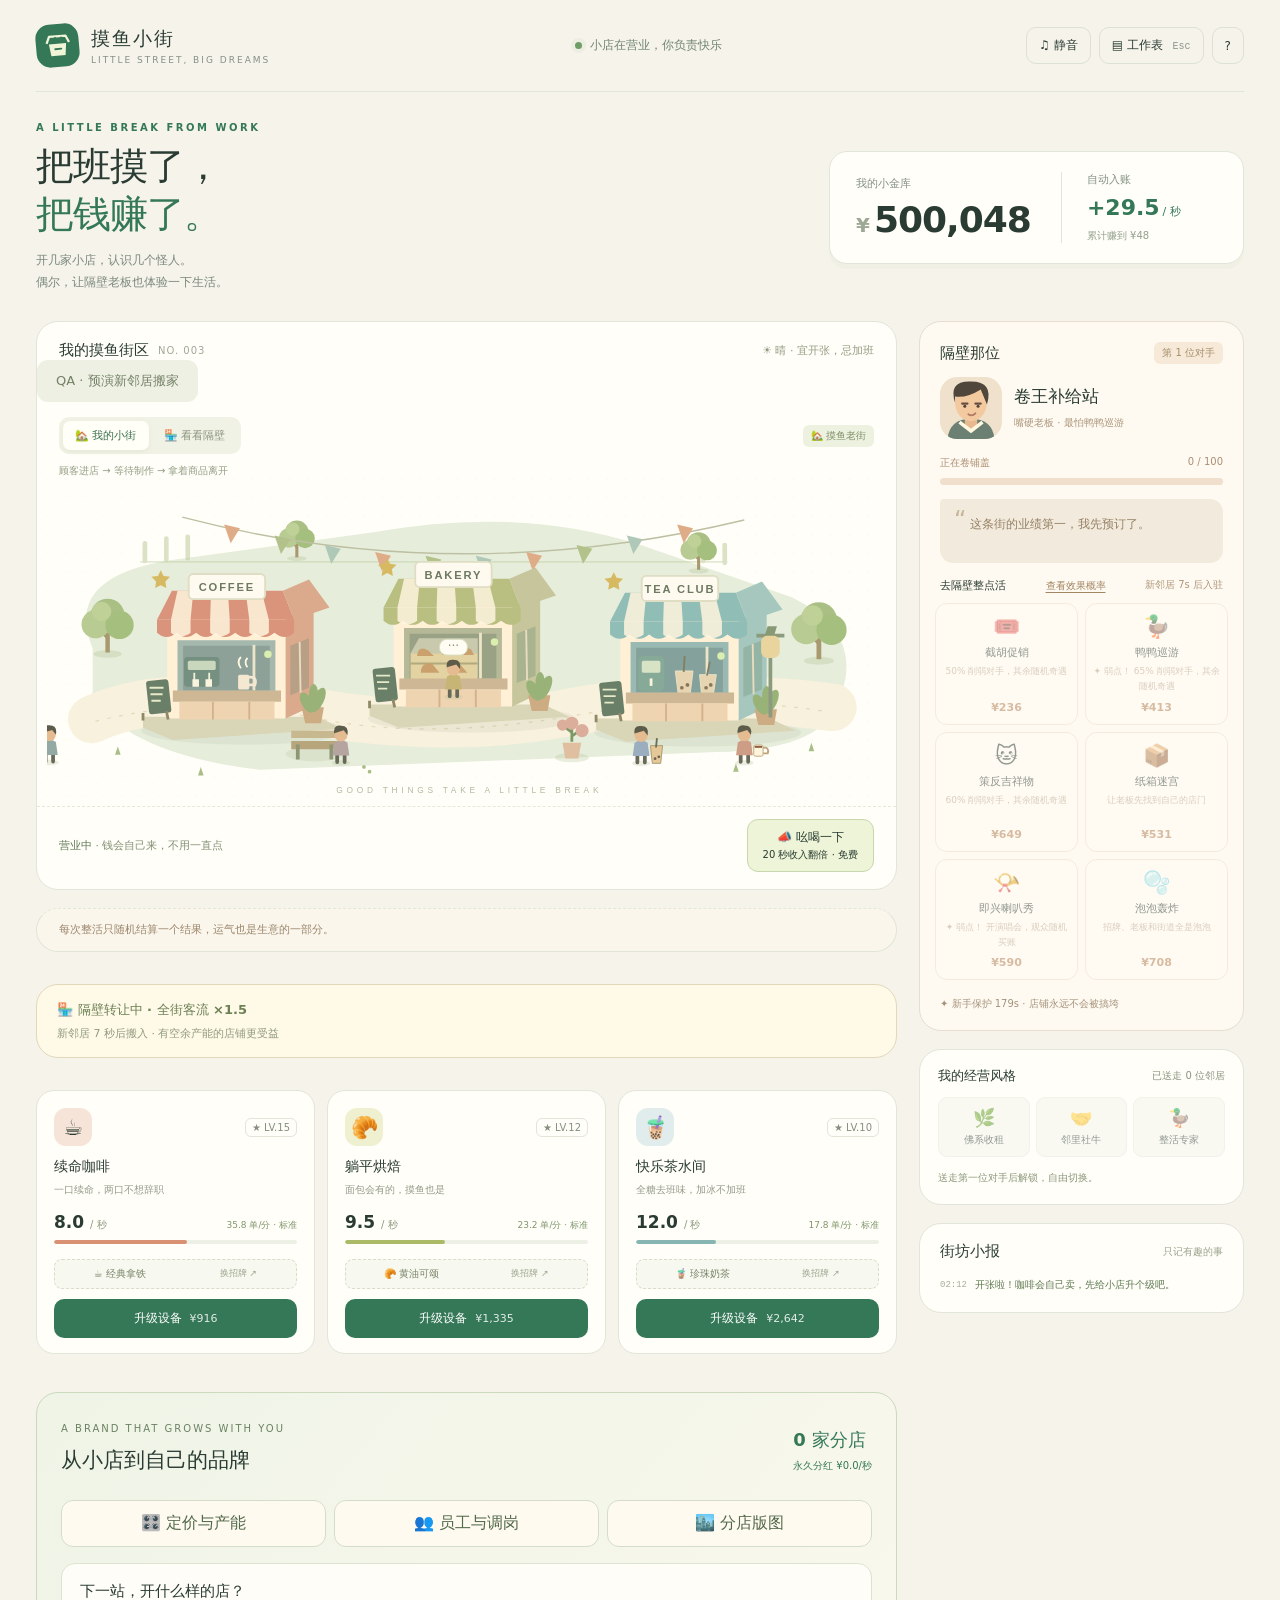
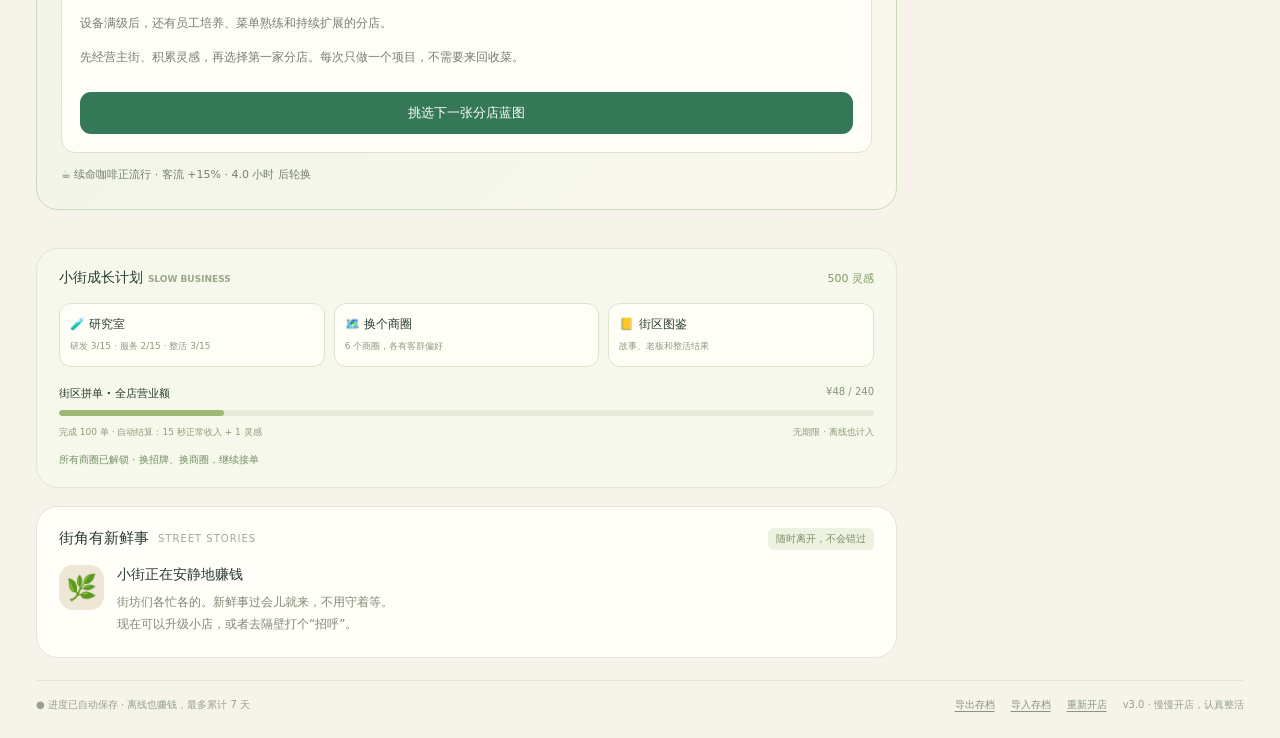
<file: src/qa/arrival-preview.html>
<!doctype html>
<html lang="zh-CN">
<head>
<meta charset="utf-8">
<meta name="viewport" content="width=device-width,initial-scale=1">
<meta name="theme-color" content="#f5f3ea">
<title>摸鱼小街 · 把班摸了，把钱赚了</title>
<style>
:root{--paper:#f5f3ea;--ink:#293b32;--muted:#859087;--green:#347857;--lime:#deedac;--orange:#e8784f;--line:#e2e5d9;--white:#fffef8;--radius:22px;font-family:"Microsoft YaHei","PingFang SC",system-ui,sans-serif;color:var(--ink);background:var(--paper);font-synthesis:none}
*{box-sizing:border-box}body{margin:0}button,input{font:inherit}button{cursor:pointer;touch-action:manipulation;color:inherit}button:disabled{cursor:not-allowed}button:focus-visible,a:focus-visible,summary:focus-visible,[tabindex]:focus-visible{outline:3px solid #ec956b;outline-offset:4px}button{transition:transform .16s,background .16s,box-shadow .16s}button:not(:disabled):active{transform:translateY(2px)}button:not(:disabled):hover{filter:brightness(.97)}button:disabled{opacity:.5}a{color:var(--green)}[hidden]{display:none!important}.wrap{max-width:1432px;margin:auto;padding:0 36px 24px}.topbar{height:92px;display:flex;align-items:center;justify-content:space-between;border-bottom:1px solid var(--line);gap:20px}.brand{display:flex;gap:12px;align-items:center}.brandmark{width:43px;height:43px;background:var(--green);border-radius:14px;color:white;display:grid;place-items:center;transform:rotate(-5deg)}.brandmark svg{width:30px}.brand strong{display:block;font-size:19px;letter-spacing:2px}.brand small{font-size:9px;letter-spacing:2px;color:var(--muted);display:block;margin-top:3px}.header-note{font-size:12px;color:#718475;display:flex;align-items:center;gap:8px}.dot{display:inline-block;width:7px;height:7px;background:#6f9d66;border-radius:50%;box-shadow:0 0 0 4px #6f9d6610}.tools{display:flex;gap:8px}.tool{border:1px solid #dce1d5;background:transparent;border-radius:10px;padding:9px 12px;font-size:12px}.tool kbd{font-size:10px;margin-left:6px;opacity:.5}.hero{display:flex;justify-content:space-between;align-items:center;padding:30px 0 28px;gap:24px}.eyebrow{font-size:10px;letter-spacing:2.5px;color:var(--green);font-weight:700;margin:0 0 10px}.hero h1{font-size:38px;letter-spacing:-1px;line-height:1.25;margin:0;font-weight:800}.hero h1 span{color:var(--green)}.hero p.subtitle{font-size:12px;color:#7b887d;margin:12px 0 0;line-height:1.8}.wallet{display:flex;align-items:center;gap:30px;background:var(--white);border:1px solid var(--line);border-radius:18px;padding:20px 26px;min-width:415px;box-shadow:0 5px 0 #e8eadd66}.stat-label{font-size:11px;color:#849183;display:block;margin-bottom:8px}.cash{font-size:36px;font-weight:800;letter-spacing:-1px;font-variant-numeric:tabular-nums;white-space:nowrap}.cash small{font-size:20px;color:#9da895;margin-right:5px}.wallet-right{border-left:1px solid var(--line);padding-left:25px;min-width:110px}.rate{font-size:22px;font-weight:750;color:var(--green);font-variant-numeric:tabular-nums}.rate small{font-size:11px;font-weight:400;margin-left:3px}.lifetime{font-size:10px;color:#93a08e;margin-top:9px}.layout{display:grid;grid-template-columns:minmax(0,1fr) 325px;gap:22px;align-items:start}.left,.right{min-width:0;display:flex;flex-direction:column;gap:18px}.panel{background:var(--white);border:1px solid var(--line);border-radius:var(--radius);overflow:hidden}.scene-head{padding:19px 22px 0;display:flex;align-items:center;justify-content:space-between;gap:12px}.section-title{margin:0;font-size:15px;font-weight:750;display:flex;gap:9px;align-items:center}.section-title small{font-weight:400;font-size:10px;color:#a0a898;letter-spacing:1px}.weather{font-size:11px;color:#949d82;white-space:nowrap}.scene{position:relative;aspect-ratio:900/352;margin:0 10px;isolation:isolate}.scene svg{width:100%;height:100%;display:block}.scene-bottom{display:flex;justify-content:space-between;align-items:center;gap:12px;padding:12px 22px 17px;border-top:1px dashed #e5e9da}.scene-tip{font-size:11px;line-height:1.8;color:#839076}.scene-tip b{color:#5e7954;font-weight:500}.boost{padding:9px 15px;border:1px solid #c8d7ae;border-radius:11px;background:#edf4d7;font-size:12px;font-weight:700;white-space:nowrap}.boost span{font-weight:400;font-size:10px;display:block;margin-top:2px}.shop-grid{display:grid;grid-template-columns:repeat(3,minmax(0,1fr));gap:12px}.shop-card{padding:17px 17px 15px;border:1px solid var(--line);background:var(--white);border-radius:18px;position:relative;transition:box-shadow .2s}.shop-card.selected{box-shadow:0 0 0 3px #aeca92}.shop-top{display:flex;align-items:center;justify-content:space-between;margin-bottom:12px}.shop-icon{width:38px;height:38px;border-radius:12px;display:grid;place-items:center;font-size:22px;background:var(--tint)}.level{font-size:10px;color:#85907e;border:1px solid #e2e5d8;border-radius:6px;padding:3px 6px;font-variant-numeric:tabular-nums}.shop-card h3{font-size:14px;margin:0 0 5px}.shop-desc{font-size:10px;color:#939b89;margin:0 0 14px;line-height:1.7;min-height:17px}.shop-earning{display:flex;align-items:baseline;justify-content:space-between;margin-bottom:8px;gap:4px}.shop-earning strong{font-size:17px;font-variant-numeric:tabular-nums}.shop-earning small{font-size:10px;font-weight:400;color:#8b967d}.shop-earning .next{font-size:9px;color:#7d956a}.progress{height:4px;background:#edf0e4;border-radius:10px;margin-bottom:15px;overflow:hidden}.progress i{display:block;height:100%;background:var(--accent);border-radius:10px;width:0}.buy{width:100%;border:0;background:var(--green);color:white;border-radius:10px;padding:11px 5px;display:flex;justify-content:center;gap:8px;align-items:center;font-size:12px;font-weight:700}.buy .price{font-size:11px;font-weight:500;opacity:.85}.shop-card.locked .buy{background:#eef0e5;color:#69775c;border:1px solid #dee4d1}.shop-card.locked .shop-icon{filter:grayscale(.6);opacity:.65}.shop-card.locked .progress i{background:#cdd8ad}.shop-card.locked .shop-earning{color:#9ca58f}.event-card{padding:21px 22px;background:#fffef8;position:relative}.event-top{display:flex;align-items:center;justify-content:space-between;margin-bottom:15px}.pill{font-size:10px;display:inline-flex;padding:4px 8px;border-radius:6px;background:#edf1df;color:#7e8e67}.event-content{display:flex;gap:13px;align-items:flex-start}.portrait{width:45px;height:45px;border-radius:14px;background:#efe7d5;display:grid;place-items:center;font-size:25px;flex-shrink:0}.event-copy h3{font-size:14px;margin:1px 0 7px}.event-copy p{margin:0;font-size:12px;color:#808974;line-height:1.9}.choices{display:flex;gap:8px;flex-wrap:wrap;margin-top:16px}.choice{flex:1;min-width:125px;text-align:left;background:#f3f5e9;border:1px solid #e3e8d4;border-radius:11px;padding:11px 12px;font-size:12px}.choice small{display:block;color:#899776;font-size:10px;margin-top:5px;line-height:1.6}.empty-event{color:#8c967f;font-size:12px;line-height:2}.rival{border-color:#e7ddd0;background:#fffaf1}.rival-head{padding:20px 20px 13px;display:flex;align-items:center;justify-content:space-between}.rival-head .pill{background:#f6e9d7;color:#a48d6c}.rival-person{display:flex;gap:12px;align-items:center;padding:0 20px}.rival-avatar{height:62px;width:62px;flex-shrink:0;border-radius:17px;background:#f0e1cd;overflow:hidden}.rival-avatar svg{width:100%;height:100%}.rival-info h3{font-size:17px;margin:0 0 6px}.rival-info p{font-size:10px;color:#aa957b;margin:0;line-height:1.7}.rival-health{padding:17px 20px 0}.health-label{display:flex;justify-content:space-between;font-size:10px;color:#a98e72;margin-bottom:8px}.health{height:7px;background:#efdfcc;border-radius:10px;overflow:hidden}.health i{display:block;background:#df9470;width:100%;height:100%;border-radius:10px;transition:width .6s}.bubble{margin:14px 20px;background:#f2eadc;border-radius:4px 13px 13px 13px;padding:12px 14px;min-height:64px;font-size:12px;line-height:1.8;color:#958165;position:relative}.bubble::before{content:"“";font-size:24px;line-height:18px;color:#c7b59a;margin-right:4px}.prank-heading{padding:1px 20px 10px;display:flex;justify-content:space-between;gap:5px;font-size:11px}.prank-heading span{color:#af977c;font-size:10px}.pranks{padding:0 15px 15px;display:flex;flex-direction:column;gap:7px}.prank{display:flex;align-items:center;gap:10px;width:100%;border:1px solid #edddc8;border-radius:12px;background:#fffcf6;text-align:left;padding:11px 12px}.prank .emoji{font-size:22px}.prank .name{font-size:12px;font-weight:700;display:block}.prank .effect{font-size:9px;color:#a68e73;display:block;margin-top:4px}.prank .cost{margin-left:auto;font-size:11px;font-weight:700;color:#b07e54;white-space:nowrap}.protection{font-size:9px;color:#a4927b;line-height:1.8;padding:0 20px 17px;margin:0}.style-card{padding:17px 18px}.style-header{display:flex;justify-content:space-between;align-items:center;margin-bottom:12px}.style-header h3{font-size:13px;margin:0}.style-header span{font-size:10px;color:#89947e}.style-options{display:grid;grid-template-columns:repeat(3,1fr);gap:6px}.style-option{background:#f4f5eb;border:1px solid #e5e7db;border-radius:9px;padding:9px 2px;font-size:10px}.style-option span{display:block;font-size:18px;margin-bottom:5px}.style-option.active{background:#e5efd2;border-color:#aebf93;color:#4d713b}.style-note{font-size:10px;color:#8b987c;line-height:1.8;margin:12px 0 0;min-height:18px}.log-panel{padding:18px 20px}.log-title{display:flex;align-items:center;justify-content:space-between;margin-bottom:15px}.log-title span{font-size:10px;color:#9ba58e}.log-list{list-style:none;margin:0;padding:0;display:flex;flex-direction:column;gap:13px;max-height:194px;overflow:auto;scrollbar-width:thin}.log-list li{font-size:10px;line-height:1.8;color:#8b927e;display:flex;gap:8px}.log-list time{font-family:ui-monospace,monospace;font-size:9px;color:#a7af9b;flex-shrink:0;padding-top:1px}.log-list li:first-child{color:#5d7850}.footer{margin-top:22px;padding:15px 0 0;border-top:1px solid var(--line);display:flex;justify-content:space-between;gap:15px;color:#97a18c;font-size:10px;line-height:1.8}.footer button{padding:0;border:0;background:none;color:#88967b;font-size:10px;text-decoration:underline;text-underline-offset:3px}.footer-right{display:flex;gap:16px;align-items:center}.toast{position:fixed;bottom:30px;left:50%;transform:translate(-50%,20px);opacity:0;pointer-events:none;background:#304a38;color:#f6f8e9;padding:14px 22px;border-radius:13px;box-shadow:0 8px 30px #23392522;font-size:12px;z-index:40;max-width:min(90vw,560px);line-height:1.8;transition:.25s}.toast.show{opacity:1;transform:translate(-50%,0)}.float-coin{position:absolute;pointer-events:none;font-size:15px;font-weight:800;color:#b27e23;animation:coinup 1.5s ease-out forwards;text-shadow:0 2px white;z-index:2}.celebration{position:fixed;inset:0;pointer-events:none;z-index:35;overflow:hidden}.confetti{position:absolute;top:-20px;width:9px;height:15px;animation:fall 1.6s ease-in forwards}.customer{animation:stroll 17s linear infinite}.customer.back{animation:strollback 24s linear infinite}.customer.bob{animation:bob 2s ease-in-out infinite}.steam{animation:steam 3s ease-in-out infinite}.bunting{transform-origin:50% 0;animation:sway 3s ease-in-out infinite}.open-sign{animation:signpulse 4s ease-in-out infinite}.store-touch{cursor:pointer}.store-touch:hover .shop-roof{filter:brightness(1.035)}
@keyframes coinup{0%{opacity:0;transform:translateY(10px) scale(.8)}20%{opacity:1}100%{opacity:0;transform:translateY(-65px) scale(1.1)}}@keyframes fall{to{transform:translateY(100vh) rotate(450deg);opacity:0}}@keyframes stroll{from{transform:translateX(-90px)}to{transform:translateX(970px)}}@keyframes strollback{from{transform:translateX(970px)}to{transform:translateX(-90px)}}@keyframes bob{50%{transform:translateY(-3px)}}@keyframes steam{0%,100%{opacity:.25;transform:translateY(0)}50%{opacity:.6;transform:translateY(-5px)}}@keyframes sway{50%{transform:rotate(2deg)}}@keyframes signpulse{50%{opacity:.6}}
dialog{border:1px solid #dbe2cd;border-radius:24px;background:var(--white);padding:27px;max-width:440px;width:calc(100% - 32px);color:var(--ink);box-shadow:0 20px 90px #24362c33}dialog::backdrop{background:#27382c55;backdrop-filter:blur(4px)}dialog h2{font-size:23px;margin:7px 0 12px}dialog p{font-size:13px;color:#80906f;line-height:1.9}dialog .modal-icon{font-size:40px}dialog .modal-actions{display:flex;gap:10px;margin-top:20px}.primary,.secondary{border:0;background:var(--green);color:white;border-radius:11px;padding:12px 19px;font-size:13px}.secondary{background:#eef0e4;color:#738165}.offline-total{font-size:40px;font-weight:800;color:var(--green);margin:20px 0}.save-warning{background:#fff1d7;border-bottom:1px solid #eddbb3;padding:10px 18px;color:#8e6734;font-size:12px;text-align:center}.boss{position:fixed;inset:0;background:#fff;color:#333;z-index:100;font-family:Arial,"Microsoft YaHei",sans-serif;overflow:auto}.boss-head{padding:16px 24px;background:#217346;color:white;display:flex;justify-content:space-between;align-items:center}.boss-head button{border:0;background:transparent;color:white;font-size:14px}.boss-menu{padding:14px 25px;border-bottom:1px solid #ddd;font-size:13px;word-spacing:25px}.formula{padding:11px 25px;background:#fafafa;border-bottom:1px solid #ddd;font-size:12px;color:#777}.sheet{border-collapse:collapse;width:100%;font-size:12px;text-align:center;white-space:nowrap}.sheet th,.sheet td{border:1px solid #ddd;height:33px;padding:5px 12px}.sheet th{background:#f3f3f3;font-weight:400}.sheet .heading td{background:#eaf1ec;font-weight:bold}.sheet .selected{outline:2px solid #217346;outline-offset:-2px}.sheet-tabs{position:fixed;bottom:0;left:0;right:0;background:#f6f6f6;border-top:1px solid #ddd;height:35px;padding:8px 40px;font-size:12px;color:#217346}.sheet-note{color:#999;font-size:11px;padding:15px 25px}
@media(min-width:1500px){.wrap{padding-top:10px}.scene{aspect-ratio:900/380}.hero{padding:35px 0}}
@media(max-width:1100px){.wrap{padding:0 24px 20px}.layout{grid-template-columns:minmax(0,1fr) 295px;gap:16px}.shop-card{padding:13px 12px}.hero h1{font-size:32px}.wallet{min-width:355px;gap:20px;padding:17px 20px}.cash{font-size:31px}.header-note{display:none}.scene{margin:8px 0}.scene-head{padding:16px 16px 0}.scene-bottom{padding:11px 16px 15px}.shop-desc{font-size:9px}.shop-earning .next{display:none}}
@media(max-width:850px){.layout{grid-template-columns:1fr}.right{display:grid;grid-template-columns:1fr 1fr;align-items:start}.rival{grid-row:span 2}.log-panel{min-height:210px}.scene{aspect-ratio:900/340}.hero h1{font-size:30px}.wallet{min-width:330px}.hero{gap:20px}.subtitle{max-width:250px}.cash{font-size:28px}.rate{font-size:19px}.wallet-right{padding-left:18px}.shop-earning .next{display:block}}
@media(max-width:580px){.wrap{padding:0 15px 18px}.topbar{height:74px;gap:8px}.brand{gap:8px}.brandmark{width:35px;height:35px;border-radius:11px}.brand strong{font-size:16px}.brand small{font-size:7px;letter-spacing:1.6px}.tool{padding:8px;font-size:10px}.tool kbd{display:none}.tools{gap:5px}.hero{display:block;padding:24px 0 20px}.hero h1{font-size:30px}.hero h1 br{display:none}.hero p.subtitle{max-width:none;margin:9px 0 18px;font-size:11px}.eyebrow{font-size:9px;margin-bottom:9px}.wallet{min-width:0;padding:15px 20px;justify-content:space-between;gap:15px}.cash{font-size:32px}.wallet-right{min-width:125px}.stat-label{margin-bottom:5px}.layout{gap:16px}.left{gap:14px}.section-title{font-size:13px}.section-title small{font-size:8px}.weather{font-size:9px}.scene{aspect-ratio:900/390;overflow:hidden}.scene svg{width:115%;max-width:none;margin-left:-7.5%}.scene-bottom{gap:5px}.scene-tip{font-size:9px}.boost{font-size:10px;padding:7px 10px}.boost span{font-size:8px}.shop-grid{gap:7px}.shop-card{padding:12px 9px;border-radius:15px}.shop-card h3{font-size:12px}.shop-icon{width:29px;height:29px;font-size:17px;border-radius:9px}.level{font-size:8px;padding:3px}.shop-desc{font-size:8px;min-height:27px;margin-bottom:9px}.shop-earning strong{font-size:14px}.shop-earning small{font-size:8px}.shop-earning .next{display:none}.buy{display:block;padding:9px 1px;font-size:10px}.buy .price{font-size:10px;margin-left:3px}.shop-top{margin-bottom:11px}.progress{margin-bottom:11px}.event-card{padding:17px 16px}.event-copy p{font-size:11px}.choice{padding:10px;min-width:100px;font-size:11px}.choice small{font-size:9px}.right{grid-template-columns:1fr}.rival{grid-row:auto}.pranks{display:grid;grid-template-columns:repeat(3,1fr);gap:6px;padding:0 13px 13px}.prank{display:block;padding:11px 6px;text-align:center}.prank .emoji{font-size:23px}.prank .name{font-size:11px;margin-top:6px}.prank .effect{font-size:8px;min-height:26px;line-height:1.6}.prank .cost{display:block;margin-top:7px}.bubble{min-height:0}.log-panel{min-height:0}.footer{display:block;font-size:9px;margin-top:16px}.footer-right{margin-top:8px}.toast{bottom:18px;font-size:11px;width:max-content;text-align:center}}
@media(prefers-reduced-motion:reduce){*,*::before,*::after{animation:none!important;transition:none!important}.customer{display:none}.float-coin,.confetti{display:none}}
.stage-tools{padding:15px 22px 0;display:flex;align-items:center;justify-content:space-between;gap:12px}.view-tabs{display:flex;background:#f0f2e5;padding:4px;border-radius:10px;gap:3px}.view-tab{font-size:11px;padding:7px 12px;border:0;border-radius:7px;background:transparent;color:#8b947e}.view-tab[aria-pressed=true]{background:#fffef7;color:#3b704c;box-shadow:0 2px 5px #526c3610}.scene-caption{font-size:10px;color:#929e85}.scene{overflow:hidden}.stage-receipt{padding:11px 22px;border-top:1px dashed #e2e7d7;font-size:11px;color:#9b866c;background:#fbf6eb;line-height:1.8;min-height:43px}.scene .float-coin{z-index:3}.menu-btn{width:100%;margin:0 0 10px;border:1px dashed #d7ddc8;border-radius:8px;background:#f7f8ef;padding:7px 3px;color:#778368;font-size:10px;display:flex;justify-content:space-around;gap:2px}.menu-btn small{font-size:9px;color:#9da790}.long-panel{padding:20px 22px;background:#f5f8eb}.long-head{display:flex;justify-content:space-between;gap:12px;align-items:center;margin-bottom:16px}.long-head h2{margin:0;font-size:14px}.long-head span{font-size:11px;color:#7d9766}.long-actions{display:grid;grid-template-columns:repeat(3,1fr);gap:9px;margin-bottom:19px}.long-action{border:1px solid #dce3cb;background:#fffef6;border-radius:12px;padding:12px 10px;text-align:left}.long-action b{font-size:12px;display:block;margin-bottom:6px}.long-action small{font-size:9px;line-height:1.6;color:#8f9a7f;display:block}.contract-head{display:flex;justify-content:space-between;gap:9px;font-size:11px;margin-bottom:9px}.contract-head span{font-variant-numeric:tabular-nums;color:#859575;font-size:10px}.contract-track{height:6px;border-radius:9px;background:#e4ead7;overflow:hidden}.contract-track i{height:100%;display:block;border-radius:9px;background:#9fb775;transition:width .4s}.contract-foot{display:flex;justify-content:space-between;gap:10px;font-size:9px;color:#8b9a76;margin-top:8px;line-height:1.8}.next-district{font-size:10px;color:#759265;margin:13px 0 0}.prank-heading button{background:none;padding:0;border:0;font-size:10px;color:#a38664;text-decoration:underline;text-underline-offset:3px}.pranks{display:grid;grid-template-columns:1fr 1fr;gap:7px}.prank{flex-direction:column;gap:6px;text-align:center;padding:10px 6px;min-height:117px}.prank .effect{line-height:1.7;min-height:29px}.prank .cost{margin:auto 0 0}.prank .name{font-size:11px}.prank .emoji{font-size:22px}.prank-heading{flex-wrap:wrap}.prank[disabled] .effect{opacity:.8}.research-row{display:flex;gap:12px;align-items:center;border-bottom:1px solid #e5e9d9;padding:17px 0}.research-row:last-child{border:0}.research-row .research-icon{font-size:28px}.research-row>div{flex:1}.research-row b{font-size:13px}.research-row small{font-size:10px;color:#8b9a7d}.research-row p{font-size:11px;margin:6px 0}.research-row button{padding:9px 12px;font-size:11px}.menu-grid{display:grid;grid-template-columns:1fr 1fr;gap:10px;margin-top:18px}.menu-item{background:#f5f7ec;border:1px solid #e0e7d0;border-radius:13px;text-align:left;padding:14px;display:flex;flex-direction:column;gap:7px}.menu-item>span{font-size:25px}.menu-item b{font-size:13px}.menu-item small{font-size:11px;color:#879777;line-height:1.8}.menu-item em{font-size:10px;font-style:normal;color:#7f9c60}.menu-item.chosen{border-color:#9bb87f;background:#eaf3d9}.journal-title{font-size:13px;margin-top:22px}.journal-grid{display:grid;grid-template-columns:repeat(2,1fr);gap:6px}.journal-item{font-size:10px;padding:9px;background:#f0f1e7;border-radius:7px;color:#a2aa98}.journal-item.found,.journal-dot.found{color:#528149;background:#e9f2d9}.journal-dot{font-size:9px;color:#bbc0ad;padding:2px 3px;border-radius:3px}.journal-prank{line-height:2.2!important;font-size:12px!important}.odds-scroll{overflow:auto}.odds-table{border-collapse:collapse;font-size:10px;white-space:nowrap}.odds-table th,.odds-table td{padding:8px;border:1px solid #e4e9d5;text-align:center}.odds-table th{background:#f0f4e4}.odds-table td{color:#82946f}dialog{max-height:85vh;overflow:auto}dialog:has(.odds-table){max-width:660px}#visitorLayer{pointer-events:none}.right{position:relative}.protection{font-size:10px}.scene-panel:has(#rivalBuilding){background:#fffaf1;border-color:#e7dccb}
@media(max-width:850px){.right{grid-template-columns:1fr 1fr}.rival{grid-row:span 2}.pranks{grid-template-columns:1fr 1fr}.stage-tools{padding:12px 17px 0}.long-panel{padding:18px}.stage-receipt{padding:10px 17px}}
@media(max-width:580px){.right{grid-template-columns:1fr}.pranks{grid-template-columns:repeat(3,1fr)}.prank{display:flex;min-height:135px}.scene-caption{display:none}.stage-tools{padding:12px 13px 0}.view-tab{padding:7px 10px;font-size:10px}.stage-tools>.pill{font-size:9px}.stage-receipt{font-size:10px;min-height:48px}.menu-btn{font-size:8px;display:block;padding:6px 2px}.menu-btn small{display:none}.long-panel{padding:17px 14px}.long-actions{gap:6px}.long-action{padding:10px 7px}.long-action b{font-size:10px}.long-action small{font-size:8px}.contract-head{font-size:10px}.contract-foot{display:block}.long-head h2{font-size:13px}.long-head span{font-size:10px}.menu-item{padding:11px}.menu-item small{font-size:10px}.shop-desc{display:none}.prank .effect{font-size:9px;min-height:33px}}

.company-panel{padding:24px;margin:20px 0;background:linear-gradient(130deg,#eff4e7,#faf8ed);border-color:#cbd9bd}.company-top,.ops-title{display:flex;justify-content:space-between;gap:12px;align-items:center}.company-kicker{font-size:10px;letter-spacing:2px;color:#6b8262}.company-panel h2{font-size:21px;margin:10px 0}.company-panel p{font-size:12px;color:#74816c;line-height:1.8}.company-tools{display:flex;gap:8px;flex-wrap:wrap;margin:16px 0}.company-tools button{flex:1;padding:12px 10px;background:#fffaf0;border:1px solid #d4ddc9;border-radius:12px;color:#52694a;font-weight:700;cursor:pointer}.company-number{font-size:18px;font-weight:800;color:#347857;white-space:nowrap}.company-number small{display:block;font-size:10px;font-weight:400;margin-top:7px}.company-project{background:#fffdf7;border:1px solid #dce3d1;border-radius:14px;padding:18px}.company-project h3{margin:0;font-size:15px}.company-project .primary{width:100%;margin-top:12px}.market-trend{font-size:11px!important;margin:12px 0 0!important}.ops-card{border:1px solid #e0e3d7;border-radius:14px;padding:16px;margin:14px 0}.ops-title span{font-size:11px;color:#859478}.ops-metrics{display:grid;grid-template-columns:repeat(3,1fr);gap:10px;margin:16px 0}.ops-metrics span{font-size:10px;color:#879079}.ops-metrics b{display:block;font-size:22px;line-height:1.6;color:#3d674c}.bottleneck{padding:8px 10px;background:#f2f3e5;border-radius:8px;font-size:11px!important}.price-options{display:flex;gap:6px}.price-options button{flex:1;min-width:0;padding:12px 5px;background:#fafaf4;border:1px solid #dbdfce;border-radius:10px;color:#65725b;cursor:pointer}.price-options small{display:block;font-size:9px;margin-top:7px}.price-options button.selected,.staff-assign button.selected{border-color:#448662;background:#e6f0de;color:#2a6749}.staff-grid{display:grid;grid-template-columns:1fr 1fr;gap:12px}.staff-card{border:1px solid #dedfcf;border-radius:14px;padding:16px;background:#fffdf7}.staff-face{font-size:32px;margin-bottom:8px}.staff-card b{display:block}.staff-card b small{font-size:10px;color:#8d997d;margin-left:7px}.staff-card p{font-size:11px!important;min-height:42px}.staff-card>span{display:block;font-size:10px;color:#8a917d;margin-bottom:12px}.staff-assign{display:flex;flex-wrap:wrap;gap:4px}.staff-assign button{padding:7px 9px;border:1px solid #dbdfce;border-radius:7px;color:#697a60;background:#f6f7ee;cursor:pointer;font-size:10px}.project-offers{display:grid;grid-template-columns:repeat(3,1fr);gap:12px}.project-offer{padding:15px;border:1px solid #d6dfcd;border-radius:12px;background:#fffdf6;display:flex;flex-direction:column}.project-offer>span{font-size:32px}.project-offer h3{font-size:15px;margin:12px 0}.project-offer p{font-size:11px!important}.project-offer>b{font-size:12px;color:#476b4e}.project-offer>small{font-size:10px;line-height:1.7;color:#8a907c;margin:10px 0 16px}.project-offer .primary{font-size:11px;padding:11px 6px;margin-top:auto;line-height:1.7}.project-offer .primary small{opacity:.7;font-weight:400}.project-line{display:grid;grid-template-columns:1fr auto;gap:8px;font-size:12px;margin:16px 0}.project-line small{display:block;font-size:10px;color:#98a089;margin-top:6px}.project-line .contract-track{grid-column:1/-1}.portfolio-stats{display:flex;justify-content:space-between;gap:10px;font-size:11px}.portfolio-stats b{display:block;margin-top:8px;font-size:23px;color:#3c7651}.portfolio-grid{display:grid;grid-template-columns:repeat(3,1fr);gap:10px}.portfolio-grid article{background:#f1f3e6;border-radius:12px;padding:18px;text-align:center}.portfolio-grid article span{font-size:32px;display:block}.portfolio-grid article b{display:block;font-size:12px;margin:10px 0}.portfolio-grid article small{font-size:10px;color:#879174;line-height:1.6}#infoDialog:has(.project-offers),#infoDialog:has(.staff-grid),#infoDialog:has(.ops-card){max-width:790px;width:calc(100% - 36px)}.cinema-caption{font:600 13px 'Microsoft YaHei',sans-serif;fill:#53684e}.stage-receipt{min-height:42px}.scene svg{overflow:hidden}#healthFill{transition:width .6s ease}button:disabled{cursor:not-allowed;opacity:.5}
@media(max-width:600px){.company-panel{padding:17px}.company-top{align-items:start}.company-number{font-size:16px}.company-panel h2{font-size:18px}.company-tools{gap:5px}.company-tools button{font-size:11px;padding:11px 7px}.staff-grid,.project-offers{grid-template-columns:1fr}.project-offer{display:grid;grid-template-columns:40px 1fr;gap:5px 10px}.project-offer h3{margin:8px 0}.project-offer>p,.project-offer>b,.project-offer>small,.project-offer>button{grid-column:1/-1}.project-offer>small{margin:2px 0 8px}.price-options b{font-size:11px}.price-options small{font-size:9px;line-height:1.7}.ops-card{padding:12px}.ops-metrics b{font-size:20px}.portfolio-grid{grid-template-columns:1fr 1fr}.portfolio-stats{font-size:10px}.company-project{padding:14px}}

.street-status{padding:16px 20px;margin:14px 0;background:#fff9e8;border-color:#e2d8b9}.vacancy-note{display:flex;flex-direction:column;gap:7px;color:#6b8053;font-size:13px}.vacancy-note span{font-size:11px;color:#929b7d}.nuisance-notice>b{display:block;font-size:12px;color:#ad835a;margin:4px 0 10px}.nuisance-notice>div{display:flex;gap:8px;flex-wrap:wrap}.nuisance-notice button{border:1px dashed #c5a970;border-radius:10px;padding:12px;background:#fffdf4;color:#8f794e;font-size:11px;cursor:pointer;flex:1}.nuisance-notice small{display:block;color:#aa9b78;font-size:9px;margin-top:6px}.research-gate{display:block;color:#9e8d65!important;line-height:1.8;margin:6px 0}.promotion-star{font-size:38px;color:#c4a259;letter-spacing:7px;margin:24px 0}.promotion-list{padding:12px 20px;background:#f3f4e8;border-radius:13px;margin:18px 0}.research-row>div{min-width:0}.level{max-width:none;white-space:nowrap;font-size:10px}#scene [data-nuisance]:focus{outline:none;filter:drop-shadow(0 0 3px #d1ab65)}.street-status[hidden]{display:none}
@media(max-width:600px){.street-status{padding:14px}.nuisance-notice>div{flex-direction:column}.vacancy-note{font-size:12px}.promotion-star{font-size:30px}.research-row .secondary{padding:9px 10px;white-space:nowrap}.research-row{gap:9px}}

</style>
</head>
<body>
<div id="saveWarning" class="save-warning" hidden>浏览器暂不允许保存进度。请用底部「导出存档」备份，本次仍可正常游玩。</div>
<div class="wrap" id="gameRoot">
 <header class="topbar">
  <div class="brand"><div class="brandmark"><svg viewBox="0 0 40 40" fill="none" aria-hidden="true"><path d="M8 17h23l-2 16H10L8 17Z" fill="#f0f5d8"/><path d="M5 16 9 7h22l4 9" stroke="#f0f5d8" stroke-width="3" stroke-linejoin="round"/><path d="M17 9v6m8-6 1 6M16 24h8" stroke="#347857" stroke-width="2.5" stroke-linecap="round"/></svg></div><div><strong>摸鱼小街</strong><small>LITTLE STREET, BIG DREAMS</small></div></div>
  <div class="header-note"><span class="dot"></span> 小店在营业，你负责快乐</div>
  <div class="tools"><button class="tool" id="soundBtn" aria-pressed="false">♫ 静音</button><button class="tool" id="workBtn">▤ 工作表 <kbd>Esc</kbd></button><button class="tool" id="helpBtn" aria-label="玩法说明">?</button></div>
 </header>
 <section class="hero">
  <div><p class="eyebrow">A LITTLE BREAK FROM WORK</p><h1>把班摸了，<br><span>把钱赚了。</span></h1><p class="subtitle">开几家小店，认识几个怪人。<br>偶尔，让隔壁老板也体验一下生活。</p></div>
  <div class="wallet"><div><span class="stat-label">我的小金库</span><div class="cash"><small>¥</small><span id="cash">88</span></div></div><div class="wallet-right"><span class="stat-label">自动入账</span><div class="rate">+<span id="rate">2</span><small>/ 秒</small></div><div class="lifetime" id="lifetime">累计赚到 ¥0</div></div></div>
 </section>
 <main class="layout">
  <div class="left">
   <section class="panel scene-panel"><div class="scene-head"><h2 class="section-title"><span id="sceneTitle">我的摸鱼街区</span> <small>NO. 003</small></h2><span class="weather">☀ 晴 · 宜开张，忌加班</span></div><button class="secondary" id="qaMoveIn" onclick="newRival();render()">QA · 预演新邻居搬家</button><div class="stage-tools"><div class="view-tabs"><button class="view-tab" id="homeView" aria-pressed="true">🏡 我的小街</button><button class="view-tab" id="rivalView" aria-pressed="false">🏪 看看隔壁</button></div><span class="pill" id="districtLabel">摸鱼老街</span></div><p class="scene-caption" id="sceneCaption" style="padding:0 22px;margin:10px 0 0">顾客进店 → 等待制作 → 拿着商品离开</p><div class="scene" id="scene" aria-label="你的商业街，顾客正在自动消费"></div><div class="scene-bottom"><div class="scene-tip" id="sceneTip"><b>营业中</b> · 钱会自己来，不用一直点</div><button class="boost" id="boostBtn">📣 吆喝一下<span>20 秒收入翻倍 · 免费</span></button></div></section>
   <div class="stage-receipt panel" id="lastResult">每次整活只随机结算一个结果。</div>
   <div class="street-status panel" id="streetStatus" hidden></div><section class="shop-grid" id="shops" aria-label="店铺升级"></section>
   <section class="panel company-panel"><div class="company-top"><div><span class="company-kicker">A BRAND THAT GROWS WITH YOU</span><h2 id="companyRank">从小店到自己的品牌</h2></div><div class="company-number"><span id="branchCount">0 家分店</span><small id="royalty">永久分红 ¥0/秒</small></div></div><div class="company-tools"><button id="manageBtn">🎛️ 定价与产能</button><button id="staffBtn">👥 员工与调岗</button><button id="portfolioBtn">🏙️ 分店版图</button></div><div class="company-project"><h3 id="companyTitle">下一站，开什么样的店？</h3><p id="companyDescription"></p><div id="projectSummary"></div><button class="primary" id="projectBtn">挑选下一张分店蓝图</button></div><p class="market-trend" id="marketTrend"></p></section>
   <section class="panel long-panel"><div class="long-head"><h2>小街成长计划 <small style="font-size:9px;color:#9aa88a">SLOW BUSINESS</small></h2><span id="ideaCount">0 灵感</span></div><div class="long-actions"><button class="long-action" id="researchBtn"><b>🧪 研究室</b><small id="researchSummary">研发 0/3 · 服务 0/3 · 整活 0/3</small></button><button class="long-action" id="districtBtn"><b>🗺️ 换个商圈</b><small>6 个商圈，各有客群偏好</small></button><button class="long-action" id="journalBtn"><b>📒 街区图鉴</b><small>故事、老板和整活结果</small></button></div><div class="contract-head"><b id="contractName">街区拼单 · 全店营业额</b><span id="contractProgress">0 / 240</span></div><div class="contract-track"><i id="contractFill"></i></div><div class="contract-foot"><span id="contractNote">自动结算，无需领取</span><span>无期限 · 离线也计入</span></div><p class="next-district" id="nextDistrict"></p></section>
   <section class="panel event-card"><div class="event-top"><h2 class="section-title">街角有新鲜事 <small>STREET STORIES</small></h2><span class="pill" id="eventStatus">不着急，随时处理</span></div><div id="eventContent"></div></section>
  </div>
  <aside class="right">
   <section class="panel rival"><div class="rival-head"><h2 class="section-title">隔壁那位</h2><span class="pill" id="rivalNumber">第 1 位对手</span></div><div class="rival-person"><div class="rival-avatar" id="rivalAvatar"></div><div class="rival-info"><h3 id="rivalName">卷王补给站</h3><p id="rivalTrait">嘴硬老板 · 最怕鸭鸭巡游</p></div></div><div class="rival-health"><div class="health-label"><span id="rivalState">营业信心</span><span id="rivalHp">100 / 100</span></div><div class="health" role="progressbar" aria-label="对手营业信心" aria-valuemin="0" aria-valuemax="100" aria-valuenow="100" id="rivalBar"><i id="healthFill"></i></div></div><div class="bubble" id="rivalQuote">我不是针对你，我是说这条街我全都要。</div><div class="prank-heading"><strong>去隔壁整点活</strong><button id="oddsBtn">查看效果概率</button><span id="prankStatus">每次捣乱后休息 45 秒</span></div><div class="pranks" id="pranks"></div><p class="protection" id="protection">✦ 新手保护中 · 你的店铺永远不会被搞垮</p></section>
   <section class="panel style-card"><div class="style-header"><h3>我的经营风格</h3><span id="defeatCount">已送走 0 位邻居</span></div><div class="style-options" id="styles"></div><p class="style-note" id="styleNote">送走第一位对手后解锁，自由切换。</p></section>
   <section class="panel log-panel"><div class="log-title"><h2 class="section-title">街坊小报</h2><span>只记有趣的事</span></div><ul class="log-list" id="logList"></ul></section>
  </aside>
 </main>
 <footer class="footer"><span id="saveStatus">● 进度自动保存 · 离线也赚钱，最多累计 7 天</span><div class="footer-right"><button id="exportBtn">导出存档</button><button id="importBtn">导入存档</button><button id="resetBtn">重新开店</button><span>v3.0 · 慢慢开店，认真整活</span></div></footer>
</div>
<input type="file" id="importFile" accept=".json,application/json" hidden>
<div class="toast" id="toast" role="status" aria-live="polite"></div><div class="celebration" id="celebration" aria-hidden="true"></div>
<dialog id="infoDialog" aria-labelledby="dialogTitle"><div class="modal-icon" id="dialogIcon">☕</div><h2 id="dialogTitle"></h2><div id="dialogBody"></div><div class="modal-actions" id="dialogActions"></div></dialog>
<section class="boss" id="boss" hidden aria-label="工作表视图"><div class="boss-head"><button id="returnBtn" aria-label="返回摸鱼小街">项目周报 · 数据汇总</button><span style="font-size:12px">已保存到本地</span></div><div class="boss-menu">文件 开始 插入 页面布局 公式 数据 审阅 视图</div><div class="formula">H8　 ▾　　　ƒx　　=SUM(D8:G8)</div><table class="sheet" id="sheet"></table><p class="sheet-note">内部工作表 · 统计口径：本期累计</p><div class="sheet-tabs">◁　▷　　数据明细　　　月度汇总　　　＋</div></section>
<script>
'use strict';
const KEY='little-street-qa-arrival-preview', MAX_OFFLINE=7*86400, MAX_LEVEL=125;
const SHOP_DEFS=[
 {name:'续命咖啡',icon:'☕',desc:'一口续命，两口不想辞职',income:2,unlock:0,cost:36,tint:'#f7e4d8',accent:'#d99174',sign:'COFFEE'},
 {name:'躺平烘焙',icon:'🥐',desc:'面包会有的，摸鱼也是',income:7,unlock:240,cost:105,tint:'#eef0d0',accent:'#aaba67',sign:'BAKERY'},
 {name:'快乐茶水间',icon:'🧋',desc:'全糖去班味，加冰不加班',income:22,unlock:1100,cost:330,tint:'#e1eded',accent:'#86b5b2',sign:'TEA CLUB'}
];
const RIVALS=[
 {name:'卷王补给站',boss:'王卷卷',trait:'嘴硬老板',weak:1,color:'#6b8072',hello:'这条街的业绩第一，我先预订了。',hit:['优惠券比我的脸还大？','谁让鸭子来上班的？！','我的吉祥物怎么穿上你家工服了？'],bye:'我这叫战略转移，绝对不是开不下去。'},
 {name:'拼命三郎铺',boss:'张忙忙',trait:'促销狂魔',weak:0,color:'#b48769',hello:'买一送一！买二送老板的睡眠！',hit:['等等，你怎么比我还能送？','鸭子能不能先办张会员卡？','吉祥物也要双休？它不是玩偶吗？'],bye:'折扣打到底，老板先见底。我去休个假。'},
 {name:'随缘便利店',boss:'佛系阿福',trait:'淡定店长',weak:2,color:'#8699aa',hello:'客人来就来，不来我先喝杯茶。',hit:['缘分到你那边去了。','嘎嘎声还挺有禅意。','什么？连招财猫都不想躺平了？'],bye:'门关了，心开了。我去钓鱼。'},
 {name:'精致研究所',boss:'林讲究',trait:'精致达人',weak:1,color:'#af8d99',hello:'我家每杯咖啡都有自己的品牌故事。',hit:['传单的字体不对，影响整条街的审美。','这些鸭子破坏了我的极简构图！','那件荧光绿工服，真的很伤害我。'],bye:'暂停营业，重新定义营业。'},
 {name:'科技狠活屋',boss:'马程序',trait:'科技老板',weak:0,color:'#748bba',hello:'我的算法说，明天就能把你收购。',hit:['报错：顾客怎么被重定向了？','识别失败：鸭子不是有效用户。','吉祥物离职了？我没写这个分支。'],bye:'系统维护中。预计恢复时间：下辈子。'},
 {name:'好运来来来',boss:'钱多多',trait:'玄学掌柜',weak:2,color:'#ba9360',hello:'大师说这个铺位旺我，你懂什么。',hit:['你的优惠券把我的财运吸走了！','鸭子坐在财位上了，快请走！','你可以挖人，但怎么能挖我的财神！'],bye:'不是经营问题，是水星又逆行了。'}
];
const PRANKS=[{name:'截胡促销',icon:'🎟️',desc:'自己增收 20% · 对手掉信心',damage:18,min:20,seconds:8},{name:'鸭鸭巡游',icon:'🦆',desc:'召唤一群不讲道理的鸭子',damage:28,min:40,seconds:14},{name:'策反吉祥物',icon:'🐱',desc:'给它双休，让它换个老板',damage:40,min:70,seconds:22}];
const STYLES=[{id:'cozy',name:'佛系收租',icon:'🌿',desc:'所有店铺正常收入 +15%。安安静静把钱赚了。'},{id:'social',name:'邻里社牛',icon:'🤝',desc:'捣乱冷却降至 30 秒，费用打九折。'},{id:'chaos',name:'整活专家',icon:'🦆',desc:'捣乱造成的信心损失 +30%。邻居的快乐终结者。'}];
const EVENTS=[
 {icon:'🎧',who:'员工 · 小夏',title:'今天可以放点土味神曲吗？',text:'“老板，我做了八小时歌单。保证客人听完忘记自己来买什么。”',choices:[['放！快乐最重要','60 秒收入 +30%','music'],['去隔壁门口试播','对手信心 −12','musicRival'],['今天走安静路线','小费：20 秒正常收入','smallTip']]},
 {icon:'📦',who:'供货商 · 老陈',title:'有批长得很抽象的杯子',text:'“质量没问题，就是每个杯子都像在翻白眼。年轻人应该喜欢吧？”',choices:[['整一批情绪周边','花 20 秒收入，90 秒收入 +50%','cups'],['帮他想个广告词','感谢费：15 秒正常收入','thanks']]},
 {icon:'👩🏻',who:'常客 · 阿圆',title:'能做一杯香菜拿铁吗？',text:'“不加咖啡、不加奶、不要香菜。你自由发挥，我相信你的精神状态。”',choices:[['端上一杯白开水','稳稳获得 20 秒收入','smallTip'],['研发一杯空气拿铁','70% 获得 50 秒收入，30% 获得 5 秒','weirdDrink']]},
 {icon:'🤝',who:'隔壁老板',title:'要不先和平共处一会儿？',text:'“我妈说出门在外要和气生财。咱们先停战，客人一起招呼？”',choices:[['握手，先赚钱','90 秒互不捣乱，收入 +20%','truce'],['不握，我的鸭子还没下班','对手信心 −10','refuse']]},
 {icon:'🐈',who:'不请自来的猫',title:'它已经在收银台睡半小时了',text:'路过的客人越聚越多。猫睁开一只眼，仿佛在问：“我的出场费呢？”',choices:[['正式聘为店长','90 秒收入 +30%','cat'],['拍一张营业照','小费：20 秒正常收入','smallTip'],['邀请它去隔壁躺一会儿','对手信心 −12','catRival']]},
 {icon:'🤖',who:'店员 · 阿木',title:'咖啡机好像学会讲冷笑话了',text:'“它说自己很有压力，因为每天都在萃取。”店员已经笑到无法拉花。',choices:[['挂牌：脱口秀咖啡','60 秒收入 +50%','machine'],['让隔壁也听听','对手信心 −10','machineRival']]},
 {icon:'🧾',who:'会计 · 小算盘',title:'从旧围裙里翻出一张券',text:'“老板，是设备店的折扣券！也可以退成零钱。请选择你的快乐。”',choices:[['留着升级设备','下一次已开店铺升级打七五折','coupon'],['零钱也是钱','获得 30 秒正常收入','cashback']]},
 {icon:'☔',who:'街区天气预报',title:'下雨了，大家都在找地方躲',text:'雨不大，但很适合喝点热的、吃点甜的，再假装等雨停。',choices:[['搬几把椅子出来','90 秒收入 +30%','rain'],['借隔壁招牌给客人挡雨','对手信心 −12','rainRival']]}
];
const $=id=>document.getElementById(id), clamp=(n,a,b)=>Math.min(b,Math.max(a,n));
const finite=(v,f=0)=>typeof v==='number'&&Number.isFinite(v)?v:f;
const money=n=>{n=Math.max(0,finite(n));return n>=1e8?(n/1e8).toFixed(2)+'亿':n>=1e6?(n/1e4).toFixed(1)+'万':Math.floor(n).toLocaleString('zh-CN')};
const decimal=n=>Number.isInteger(n)?String(n):n.toFixed(1), seconds=t=>Math.max(0,Math.ceil(t/1000));
const esc=s=>String(s).replace(/[&<>"']/g,c=>({'&':'&amp;','<':'&lt;','>':'&gt;','"':'&quot;',"'":'&#39;'}[c]));
function fresh(now){return {version:3,cash:88,earned:0,levels:[1,0,0],defeats:0,style:'cozy',npc:{type:0,hp:100,max:100,quote:RIVALS[0].hello},respawnAt:0,prankReady:0,hypeReady:0,boosts:[],truceUntil:0,slowUntil:0,online:0,counterIn:300,eventIn:35,eventId:null,eventHistory:[],coupon:false,logs:[],savedAt:now,sound:false,...freshExpansion(),...freshManagement(),...freshNeighborhood()};}
function normalize(raw,now){
 if(!raw||![1,2,3].includes(raw.version)||!Array.isArray(raw.levels)||raw.levels.length!==3||typeof raw.cash!=='number'||!Number.isFinite(raw.cash))throw Error('这不是有效的摸鱼小街存档');
 const s=fresh(now), num=(key,min,max)=>s[key]=clamp(finite(raw[key],s[key]),min,max);
 ['cash','earned'].forEach(k=>num(k,0,1e15)); s.levels=raw.levels.map((v,i)=>clamp(Math.floor(finite(v)),i===0?1:0,MAX_LEVEL));
 num('defeats',0,1e6);s.defeats=Math.floor(s.defeats);s.style=STYLES.some(x=>x.id===raw.style)?raw.style:'cozy';
 for(const k of ['prankReady','hypeReady','truceUntil','slowUntil','respawnAt'])num(k,0,now+600000);
 num('online',0,1e10);num('counterIn',0,300);num('eventIn',0,180);num('savedAt',0,now);
 s.boosts=Array.isArray(raw.boosts)?raw.boosts.filter(b=>b&&[1.2,1.3,1.5,2].includes(b.factor)&&Number.isFinite(b.until)).slice(0,4).map(b=>({factor:b.factor,until:clamp(b.until,0,now+90000)})):[];
 if(!Array.isArray(raw.boosts)&&raw.boostUntil>now&&[1.2,1.3,1.5,2].includes(raw.boostFactor))s.boosts=[{factor:raw.boostFactor,until:Math.min(raw.boostUntil,now+90000)}];
 s.eventId=Number.isInteger(raw.eventId)&&EVENTS[raw.eventId]?raw.eventId:null;s.eventHistory=Array.isArray(raw.eventHistory)?raw.eventHistory.filter(v=>Number.isInteger(v)&&EVENTS[v]).slice(-3):[];
 s.coupon=raw.coupon===true;s.sound=raw.sound===true;s.logs=Array.isArray(raw.logs)?raw.logs.filter(v=>v&&typeof v.text==='string').slice(0,12).map(v=>({text:v.text.slice(0,200),time:String(v.time||'').slice(0,5)})):[];
 if(raw.npc&&Number.isInteger(raw.npc.type)&&RIVALS[raw.npc.type]){s.npc.type=raw.npc.type;s.npc.max=100+Math.min(40,Math.floor(s.defeats/3)*5);s.npc.hp=clamp(finite(raw.npc.hp,100),0,s.npc.max);s.npc.quote=typeof raw.npc.quote==='string'?raw.npc.quote.slice(0,180):RIVALS[s.npc.type].hello;}
 normalizeExpansion(s,raw);normalizeManagement(s,raw);normalizeNeighborhood(s,raw,now);if(s.npc.hp<=0&&!s.respawnAt)s.respawnAt=now+1000;if(s.npc.hp>0)s.respawnAt=0;return s;
}
function activeBoost(s,now){return s.boosts.filter(b=>b.until>now).reduce((best,b)=>b.factor>best.factor||(b.factor===best.factor&&b.until>best.until)?b:best,{factor:1,until:0});}
function liveRate(s,now){return normalRate(s,now)*activeBoost(s,now).factor*(now<s.slowUntil?.9:1);}
function prankCost(s,i){return Math.ceil(Math.max(PRANKS[i].min,normalRate(s)*PRANKS[i].seconds)*(s.defeats>0&&s.style==='social'?.9:1)*(s.levels[1]>0&&s.products?.[1]===2?.85:1)*(1-Math.max(0,s.research.prank-3)*.02));}
function addCash(s,amount){amount=Math.max(0,finite(amount));s.cash=Math.min(1e15,s.cash+amount);s.earned=Math.min(1e15,s.earned+amount);return amount;}
function purchaseBase(s,i){if(!SHOP_DEFS[i]||s.levels[i]>=MAX_LEVEL)return false;const cost=upgradeCost(s,i);if(s.cash+1e-7<cost)return false;const wasOpen=s.levels[i]>0;s.cash=Math.max(0,s.cash-cost);s.levels[i]++;if(wasOpen)s.coupon=false;return true;}
function counterEffectBase(s,now,kind){if(s.online<180||s.npc.hp<=0||now<s.truceUntil||now<s.slowUntil)return null;if(kind==='cash'){const loss=Math.min(s.cash*.03,normalRate(s)*30);s.cash=Math.max(0,s.cash-loss);return {kind,loss};}s.slowUntil=now+20000;return {kind:'slow',loss:0};}
// v2 content and systems, embedded into the standalone index.html by upgrade-v2.py.
const PRODUCTS=[
 [{name:'经典拿铁',icon:'☕',mult:1,desc:'熟悉的味道，稳定营业。'},{name:'冰滴咖啡',icon:'🧊',mult:1.25,desc:'咖啡单件净利 +25%。'},{name:'灵感特调',icon:'💡',mult:1.1,desc:'咖啡单件净利 +10%，灵感产出 +50%。'},{name:'早八套餐',icon:'🥪',mult:1.15,desc:'搭配烘焙套餐时，咖啡单件净利 +70%。'}],
 [{name:'黄油可颂',icon:'🥐',mult:1,desc:'外酥里软的基础款。'},{name:'蜂蜜吐司',icon:'🍞',mult:1.25,desc:'烘焙单件净利 +25%。'},{name:'招财猫饼干',icon:'🐱',mult:1.1,desc:'烘焙单件净利 +10%，整活费用 −15%。'},{name:'早餐搭子',icon:'🥯',mult:1.15,desc:'搭配早八咖啡时，烘焙单件净利 +70%。'}],
 [{name:'珍珠奶茶',icon:'🧋',mult:1,desc:'全糖加冰，快乐标配。'},{name:'满杯果茶',icon:'🍋',mult:1.25,desc:'茶饮单件净利 +25%。'},{name:'整活气泡水',icon:'🫧',mult:1.1,desc:'茶饮单件净利 +10%，整活冷却 −5 秒。'},{name:'海盐冰沙',icon:'🍧',mult:1.35,desc:'茶饮单件净利 +35%；海边商圈提升至 +90%。'}]
];
const RESEARCH=[
 {id:'menu',name:'招牌研发',icon:'🧪',desc:['解锁三店第 2 款产品','解锁三店第 3 款策略产品','解锁三店第 4 款联动产品']},
 {id:'service',name:'贴心服务',icon:'🛎️',desc:['全店单件净利 +6%','全店单件净利累计 +12%','全店单件净利累计 +18%']},
 {id:'prank',name:'整活工坊',icon:'🦆',desc:['解锁「纸箱迷宫」','解锁「即兴喇叭秀」','解锁「泡泡轰炸」']}
];
const DISTRICTS=[
 {name:'摸鱼老街',icon:'🏡',need:0,mult:[1,1,1],ground:'#e6edda',desc:'三种生意都能安稳经营。'},
 {name:'写字楼下',icon:'🏢',need:3,mult:[1.5,1.2,.85],ground:'#e0e9df',desc:'咖啡客流 ×1.5，烘焙客流 ×1.2，茶饮客流 ×0.85。'},
 {name:'大学城',icon:'🎓',need:10,mult:[.9,1.15,1.5],ground:'#e9ebcf',desc:'咖啡客流 ×0.9，烘焙客流 ×1.15，茶饮客流 ×1.5。'},
 {name:'雨巷社区',icon:'🌦️',need:25,mult:[1.15,1.55,.9],ground:'#dfe8e5',desc:'咖啡客流 ×1.15，烘焙客流 ×1.55，茶饮客流 ×0.9。'},
 {name:'不夜小街',icon:'🌙',need:50,mult:[1.45,.9,1.5],ground:'#e3e0ed',desc:'咖啡客流 ×1.45，烘焙客流 ×0.9，茶饮客流 ×1.5。'},
 {name:'海风集市',icon:'🏖️',need:90,mult:[1.1,1.25,1.6],ground:'#d9ede8',desc:'咖啡客流 ×1.1，烘焙客流 ×1.25，茶饮客流 ×1.6；海盐冰沙额外增收。'}
];
const EXTRA_PRANKS=[
 {name:'纸箱迷宫',icon:'📦',desc:'让老板先找到自己的店门',damage:34,min:80,seconds:18,unlock:1,weights:[58,10,10,6,6,6,4]},
 {name:'即兴喇叭秀',icon:'📯',desc:'开演唱会，观众随机买账',damage:38,min:95,seconds:20,unlock:2,weights:[50,18,12,6,5,4,5]},
 {name:'泡泡轰炸',icon:'🫧',desc:'招牌、老板和街道全是泡泡',damage:43,min:110,seconds:24,unlock:3,weights:[63,10,8,5,5,4,5]}
];
PRANKS[0].desc='50% 削弱对手，其余随机奇遇';PRANKS[0].weights=[50,20,10,6,4,4,6];
PRANKS[1].desc='65% 削弱对手，其余随机奇遇';PRANKS[1].weights=[65,8,7,5,5,4,6];
PRANKS[2].desc='60% 削弱对手，其余随机奇遇';PRANKS[2].weights=[60,10,10,6,4,4,6];
PRANKS.push(...EXTRA_PRANKS);
const OUTCOME_TYPES=['damage','boost','cash','loss','slow','heal','miss'];
const OUTCOME_NAMES={damage:'隔壁受损',boost:'意外爆火',cash:'意外小费',loss:'小小破费',slow:'忙中出错',heal:'帮了倒忙',miss:'无事发生'};
EVENTS.push(
 {icon:'🎬',who:'电影社 · 小周',title:'借你的门头拍一部大片',text:'“预算只有三十，但片名已经想好了：《拿铁危机》。”',choices:[['提供友情场地','60 秒收入 +30%','music'],['给剧本提点建议','获得 3 点研发灵感','insight']]},
 {icon:'🛸',who:'顾客 · 神秘来客',title:'这杯奶茶支持星际配送吗？',text:'他认真问你能不能送到仙女座。看起来不像在开玩笑。',choices:[['先收地球段配送费','获得 30 秒正常收入','cashback'],['听听他的星际创业故事','获得 3 点研发灵感','insight']]},
 {icon:'🧓',who:'街坊 · 赵阿姨',title:'阿姨要给你介绍对象',text:'“隔壁老板人是卷了点，但店里有空调。你考虑一下？”',choices:[['阿姨，买杯咖啡吧','获得 20 秒正常收入','smallTip'],['转移话题，问做生意的经验','获得 3 点研发灵感','insight']]},
 {icon:'🪴',who:'园艺师 · 阿绿',title:'门口那盆草想换工作',text:'“它说当盆栽很无聊，想去做圣诞树。我觉得很有理想。”',choices:[['帮它打扮打扮','90 秒收入 +30%','cat'],['让它帮忙看设备折扣','获得一张设备七五折券','coupon']]},
 {icon:'🏃',who:'跑团 · 老队长',title:'终点可以设在你家店吗？',text:'“五公里，跑完一人一杯。我们不追求配速，只追求全糖。”',choices:[['安排饮料补给','90 秒收入 +30%','rain'],['赞助一个好听的队名','获得 30 秒正常收入','cashback']]},
 {icon:'🎨',who:'画手 · 小墨',title:'想给你画一幅老板肖像',text:'“我画画比较抽象，你不要提前对自己的五官抱有期待。”',choices:[['画完直接挂店里','60 秒收入 +30%','music'],['把灵感用到新产品上','获得 3 点研发灵感','insight']]},
 {icon:'🎤',who:'员工 · 小夏',title:'店员想办一场辞职主题开放麦',text:'“老板放心，全是创作，完全没有个人情绪在里面。”',choices:[['安排一个麦克风','60 秒收入 +50%','machine'],['一起写几个段子','获得 3 点研发灵感','insight']]},
 {icon:'🐶',who:'带狗的客人',title:'它只想来店里上班',text:'一只柯基叼着简历。工作经验写的是：门铃响一次，叫三次。',choices:[['聘为气氛组','90 秒收入 +30%','cat'],['给它发一份优秀员工奖','获得 20 秒正常收入','smallTip']]},
 {icon:'📚',who:'读书会 · 小林',title:'这周读《如何优雅地不努力》',text:'“我们想包几个座位，不过可能读两页就睡着。”',choices:[['睡吧，茶水管够','90 秒收入 +30%','rain'],['借本书来研究一下','获得 3 点研发灵感','insight']]},
 {icon:'🕹️',who:'复古玩家',title:'门口放台街机怎么样？',text:'“我负责机器，你负责提醒我回家。提醒就行，不一定听。”',choices:[['给游戏区开张','60 秒收入 +50%','machine'],['研究他的投币装置','获得 3 点研发灵感','insight']]},
 {icon:'🍄',who:'供货商 · 老陈',title:'这批蘑菇形状有点可爱',text:'“不是蘑菇，是面包。真的，蘑菇不会有奶油夹心。”',choices:[['搞个限量盲盒','70% 获得 50 秒收入，30% 获得 5 秒','weirdDrink'],['走稳妥路线','获得 20 秒正常收入','smallTip']]},
 {icon:'📮',who:'街区管理员',title:'有人给你投了一封感谢信',text:'信里只有一句话：“谢谢你开店，我终于有地方合理发呆了。”',choices:[['装裱起来','90 秒收入 +30%','cat'],['回一封信','获得 3 点研发灵感','insight']]},
 {icon:'💃',who:'广场舞团',title:'今晚来一场年轻人的养生局',text:'“就跳一首。真的就一首。加上返场、安可和合影。”',choices:[['门口欢迎大家','60 秒收入 +50%','machine'],['顺便推销热饮','获得 30 秒正常收入','cashback']]},
 {icon:'🧊',who:'制冰机',title:'它今天只肯吐爱心形的冰',text:'维修师傅说机器没坏，只是在热恋期，过几天可能就好了。',choices:[['推出限定情侣杯','90 秒收入 +30%','cat'],['研究它的浪漫算法','获得 3 点研发灵感','insight']]},
 {icon:'🎁',who:'旧同事 · 阿陆',title:'同事送来一个神秘纸箱',text:'里面是你以前留在公司的马克杯，还有一张写着“快跑”的便签。',choices:[['马克杯加入营业','获得 30 秒正常收入','cashback'],['把便签写进创业笔记','获得 3 点研发灵感','insight']]},
 {icon:'🌈',who:'街头摄影师',title:'雨后的小街长出了一道彩虹',text:'“老板，能不能笑一下？不是营业微笑，是发工资那种。”',choices:[['笑到客人也笑了','90 秒收入 +30%','rain'],['这张留作新菜单封面','获得 3 点研发灵感','insight']]}
);
function freshExpansion(){return {products:[0,0,0],research:{menu:0,service:0,prank:0},ideas:0,district:0,contractsDone:0,contract:{shop:-1,progress:0,target:240},outcomesSeen:[],rivalsSeen:[],eventsSeen:[],pranksUsed:0,lastPrank:null};}
function normalizeExpansion(s,raw){
 const x=freshExpansion();s.research={};for(const r of RESEARCH)s.research[r.id]=clamp(Math.floor(finite(raw.research?.[r.id])),0,3);
 s.products=SHOP_DEFS.map((_,i)=>clamp(Math.floor(finite(raw.products?.[i])),0,s.research.menu));
 s.ideas=clamp(finite(raw.ideas),0,1e9);s.contractsDone=clamp(Math.floor(finite(raw.contractsDone)),0,1e9);
 s.district=clamp(Math.floor(finite(raw.district)),0,DISTRICTS.length-1);if(s.contractsDone<DISTRICTS[s.district].need)s.district=0;
 s.contract={...x.contract};if(raw.contract){const i=raw.contract.shop;s.contract.shop=Number.isInteger(i)&&i>=0&&i<3&&s.levels[i]>0?i:-1;s.contract.target=clamp(finite(raw.contract.target,240),1,1e12);s.contract.progress=clamp(finite(raw.contract.progress),0,s.contract.target);}
 for(const k of ['outcomesSeen','rivalsSeen','eventsSeen'])s[k]=Array.isArray(raw[k])?[...new Set(raw[k])].filter(v=>k==='outcomesSeen'?typeof v==='string'&&/^([0-5]):(damage|boost|cash|loss|slow|heal|miss)$/.test(v):Number.isInteger(v)&&v>=0&&v<(k==='rivalsSeen'?RIVALS.length:EVENTS.length)):[];
 s.pranksUsed=clamp(Math.floor(finite(raw.pranksUsed)),0,1e9);
 s.lastPrank=raw.lastPrank&&typeof raw.lastPrank.text==='string'?{text:raw.lastPrank.text.slice(0,180),kind:OUTCOME_TYPES.includes(raw.lastPrank.kind)?raw.lastPrank.kind:'miss',at:clamp(finite(raw.lastPrank.at),0,Date.now())}:null;
}
function productMultiplier(s,i){const p=s.products?.[i]||0;let m=PRODUCTS[i][p].mult;if(i<2&&s.products?.[0]===3&&s.products?.[1]===3&&s.levels[0]>0&&s.levels[1]>0)m=1.7;if(i===2&&p===3&&s.district===5)m=1.9;return m;}
function prankCooldown(s){return Math.max(20,(s.defeats>0&&s.style==='social'?30:45)-(s.levels[2]>0&&s.products?.[2]===2?5:0));}
function rollOutcome(i,random=Math.random){const weights=PRANKS[i].weights,total=weights.reduce((a,b)=>a+b,0);let n=clamp(random(),0,.999999999)*total;for(let j=0;j<weights.length;j++){n-=weights[j];if(n<0)return OUTCOME_TYPES[j];}return 'miss';}
function attemptPrank(s,i,now,random=Math.random){
 const p=PRANKS[i];if(!p||(p.unlock||0)>s.research.prank||s.npc.hp<=0||now<s.prankReady||now<s.truceUntil)return null;
 const cost=prankCost(s,i);if(s.cash<cost)return null;const kind=rollOutcome(i,random);s.cash-=cost;s.prankReady=now+prankCooldown(s)*1000;s.pranksUsed++;
 const r={kind,cost,amount:0,text:'',effectCount:kind==='miss'?0:1};
 switch(kind){
  case 'damage':r.amount=Math.round(p.damage*(.8+clamp(random(),0,1)*.4)*(RIVALS[s.npc.type].weak===i%3?1.25:1)*(s.defeats>0&&s.style==='chaos'?1.3:1));s.npc.hp=Math.max(0,s.npc.hp-r.amount);r.text=p.name+'成功！隔壁信心 −'+r.amount+'。';break;
  case 'boost':{const until=now+45000,old=s.boosts.find(b=>b.factor===1.3&&b.until>now);if(old)old.until=Math.max(old.until,until);else s.boosts.push({factor:1.3,until});r.text='整活视频意外火了！你的收入 +30%，持续 45 秒。';break;}
  case 'cash':r.amount=normalRate(s)*(15+Math.floor(clamp(random(),0,1)*15));addCash(s,r.amount);r.text='围观群众笑出了小费！获得 ¥'+money(r.amount)+'。';break;
  case 'loss':r.amount=Math.min(s.cash*.01,normalRate(s)*10);s.cash=Math.max(0,s.cash-r.amount);r.text='道具买错了，额外小小破费 ¥'+money(r.amount)+'。';break;
  case 'slow':if(now<s.slowUntil){r.kind='miss';r.effectCount=0;r.text='员工已经在收拾上次的残局，本次没有新增损失。';}else{s.slowUntil=now+15000;r.text='员工笑得忘记接单：15 秒收入 −10%，自动恢复。';}break;
  case 'heal':r.amount=Math.min(8,s.npc.max-s.npc.hp);s.npc.hp+=r.amount;r.text='意外帮隔壁吸引了观众，对手信心 +'+r.amount+'。';break;
  default:r.text='老板正好去午睡了，整活扑了个空。';
 }
 const seen=i+':'+r.kind;if(!s.outcomesSeen.includes(seen))s.outcomesSeen.push(seen);s.lastPrank={kind:r.kind,text:r.text,at:now};return r;
}
let stageView='home',visualKey='',visitorNodes=[],lastLongState='',effectSerial=0;
function switchStage(view){stageView=view;lastScene='';visualKey='';render();}
function showProducts(i){const l=state.research.menu;modal(SHOP_DEFS[i].icon,SHOP_DEFS[i].name+' · 招牌菜单','<p>免费换招牌，等级保留。不同产品会改变经营打法；在研究室解锁新菜单。</p><div class="menu-grid">'+PRODUCTS[i].map((p,j)=>`<button class="menu-item ${state.products[i]===j?'chosen':''}" data-product-shop="${i}" data-product="${j}" ${j>l?'disabled':''}><span>${p.icon}</span><b>${p.name}</b><small>${j>l?'需要招牌研发 Lv.'+j:p.desc}</small>${state.products[i]===j?'<em>当前招牌</em>':''}</button>`).join('')+'</div>');}
function showDistricts(){modal('🗺️','去不同的商圈做生意','<p>换商圈免费，店铺、等级和现金全部保留。委托自动完成后会持续解锁新商圈。</p><div class="menu-grid">'+DISTRICTS.map((d,i)=>`<button class="menu-item ${state.district===i?'chosen':''}" data-district="${i}" ${state.contractsDone<d.need?'disabled':''}><span>${d.icon}</span><b>${d.name}</b><small>${d.desc}</small><em>${state.contractsDone<d.need?'完成 '+d.need+' 张委托解锁':state.district===i?'当前商圈':'点击搬到这里'}</em></button>`).join('')+'</div>');}
function showJournal(){const total=PRANKS.length*OUTCOME_TYPES.length+RIVALS.length+EVENTS.length,have=state.outcomesSeen.length+state.rivalsSeen.length+state.eventsSeen.length;modal('📒','街区图鉴 · '+have+'/'+total,'<p>遇见不同老板、处理街坊故事、发现整活结果。不会掉落重复材料，也没有限时收集。</p><h3 class="journal-title">老板档案 · '+state.rivalsSeen.length+'/'+RIVALS.length+'</h3><div class="journal-grid">'+RIVALS.map((r,i)=>`<span class="journal-item ${state.rivalsSeen.includes(i)?'found':''}">${state.rivalsSeen.includes(i)?'✓ '+r.name:'? '+r.trait}</span>`).join('')+'</div><h3 class="journal-title">整活发现 · '+state.outcomesSeen.length+'/'+(PRANKS.length*7)+'</h3>'+PRANKS.map((p,i)=>`<p class="journal-prank">${p.icon} ${p.name}<br>${OUTCOME_TYPES.map(k=>`<span class="journal-dot ${state.outcomesSeen.includes(i+':'+k)?'found':''}" title="${OUTCOME_NAMES[k]}">${state.outcomesSeen.includes(i+':'+k)?'●':'○'} ${OUTCOME_NAMES[k]}</span>`).join(' ')}</p>`).join('')+'<p>街坊故事：已处理 '+state.eventsSeen.length+'/'+EVENTS.length+' 篇。新故事会自动来找你。</p>');}
function showOdds(){modal('🎲','一次整活，只抽一种结果','<p>每种招数有不同概率。行动费用与冷却固定；下面七种结果只会抽中一个。对手退场奖励属于单独的关店结算。</p><div class="odds-scroll"><table class="odds-table"><tr><th>招数</th>'+OUTCOME_TYPES.map(k=>'<th>'+OUTCOME_NAMES[k]+'</th>').join('')+'</tr>'+PRANKS.map(p=>'<tr><th>'+p.name+'</th>'+p.weights.map(w=>'<td>'+w+'%</td>').join('')+'</tr>').join('')+'</table></div><p>负面结果最多额外扣当前现金 1% 且不超过 10 秒收入，或使收入降低 10%、持续 15 秒。不会毁店或降低等级。</p>');}
function renderLong(){
 const c=state.contract,ratio=clamp(c.progress/c.target,0,1),next=DISTRICTS.find(d=>d.need>state.contractsDone);
 $('ideaCount').textContent=Math.floor(state.ideas)+' 灵感';$('districtLabel').textContent=DISTRICTS[state.district].icon+' '+DISTRICTS[state.district].name;
 $('contractName').textContent=c.shop<0?'街区拼单 · 全店营业额':SHOP_DEFS[c.shop].name+' · 专属团购';$('contractProgress').textContent='¥'+money(c.progress)+' / '+money(c.target);$('contractFill').style.width=ratio*100+'%';
 $('contractNote').textContent='完成 '+state.contractsDone+' 单 · 自动结算：15 秒正常收入 + 1 灵感';$('nextDistrict').textContent=next?'再完成 '+(next.need-state.contractsDone)+' 单，解锁「'+next.name+'」':'所有商圈已解锁 · 换招牌、换商圈，继续接单';
 $('homeView').setAttribute('aria-pressed',String(stageView==='home'));$('rivalView').setAttribute('aria-pressed',String(stageView==='rival'));$('sceneTitle').textContent=stageView==='home'?'我的摸鱼街区':'隔壁 · '+RIVALS[state.npc.type].name;
 $('sceneCaption').textContent=stageView==='home'?'顾客进店 → 等待制作 → 拿着商品离开':'隔壁也在营业 · 招牌和店面会随经营状态变化';
 $('lastResult').textContent=state.lastPrank?OUTCOME_NAMES[state.lastPrank.kind]+' · '+state.lastPrank.text:'每次整活只随机结算一个结果，运气也是生意的一部分。';
 SHOP_DEFS.forEach((_,i)=>{$('productLabel'+i).textContent=PRODUCTS[i][state.products[i]].icon+' '+PRODUCTS[i][state.products[i]].name;$('menu'+i).disabled=state.levels[i]===0;});
 const sig=JSON.stringify([state.research,state.cash>=600,state.cash>=3200,state.cash>=15000,Math.floor(state.ideas)]);if(sig!==lastLongState){lastLongState=sig;$('researchSummary').textContent='研发 '+state.research.menu+'/3 · 服务 '+state.research.service+'/3 · 整活 '+state.research.prank+'/3';}
 if($('infoDialog').open&&$('dialogTitle').textContent.startsWith('小街研究室')){$('dialogTitle').textContent='小街研究室 · '+Math.floor(state.ideas)+' 灵感';for(const r of RESEARCH){const b=$('research-'+r.id),cost=researchCost(state,r.id);if(b)b.disabled=state.research[r.id]>=3||state.cash<cost.cash||state.ideas+1e-7<cost.ideas;}}
}
function carrySvg(i,productOverride){const p=productOverride??state.products[i],icon=PRODUCTS[i][p].icon;if(p!==0)return `<text x="8" y="21" font-size="18">${icon}</text>`;
 if(i===0)return '<g transform="translate(10 11)"><rect width="10" height="12" rx="2" fill="#fff5dd" stroke="#bfa47c"/><path d="M10 3q7-1 5 6h-5" fill="none" stroke="#bfa47c" stroke-width="2"/><path d="M1 2h8" stroke="#8b5e3f" stroke-width="2"/></g>';
 if(i===1)return '<g transform="translate(9 8)"><path d="M0 7h16l-1 18H1Z" fill="#ebd4a3" stroke="#c2aa7e"/><path d="M2 8q-1-12 6-8 7-6 7 8" fill="#d9a164"/><path d="m5 1 2 7m4-8 1 8" stroke="#f4cb85" stroke-width="2"/></g>';
 return '<g transform="translate(10 8)"><path d="M0 3h13l-2 19H2Z" fill="#e5c897" stroke="#aa976f"/><path d="m7-5-1 10" stroke="#6b7056" stroke-width="2"/><circle cx="5" cy="17" r="1.5" fill="#6c6250"/><circle cx="9" cy="15" r="1.5" fill="#6c6250"/></g>';
}
function visitPose(t,shop=0,reverse=false,rival=false){
 const xs=rival?[456]:[193,436,679],ys=rival?[224]:[218,205,220],tx=xs[rival?0:shop],ty=ys[rival?0:shop],start=reverse?942:-42,end=reverse?-42:942,lane=275+(shop%2)*13;
 const mix=(a,b,v)=>a+(b-a)*v;let x=start,y=lane,phase='路过',carrying=false,visible=true;
 if(t<4){x=mix(start,tx,t/4);phase='走向店铺';}
 else if(t<5.2){x=tx;y=mix(lane,ty,(t-4)/1.2);phase='进店';}
 else if(t<7.4){x=tx;y=ty;phase='等待制作';}
 else if(t<8){x=tx;y=ty;phase='取到商品';carrying=true;}
 else if(t<9.2){x=tx;y=mix(ty,lane,(t-8)/1.2);phase='出店';carrying=true;}
 else if(t<15.2){x=mix(tx,end,(t-9.2)/6);carrying=true;phase='购物后离开';}
 else visible=false;
 if(!['等待制作','取到商品'].includes(phase))y+=Math.sin(t*12)*1.1;
 return {x,y,phase,carrying,visible};
}
function visitorMarkup(){const shops=stageView==='home'?state.levels.map((l,i)=>l?i:-1).filter(i=>i>=0):[state.npc.type%3];visitorNodes=Array.from({length:stageView==='rival'&&state.npc.hp<=0?0:6},(_,j)=>({id:j,shop:shops[j%shops.length],offset:j*3.1,reverse:j%2===1}));return visitorNodes.map(v=>`<g id="visitor${v.id}" data-customer="${v.id}" aria-label="正在逛街的顾客"><g>${person(['#ce9d86','#9bab81','#93aaa4','#b6a4a1','#c6b574','#9baec0'][v.id])}</g><g id="carried${v.id}" opacity="0">${carrySvg(v.shop,stageView==='rival'?0:undefined)}</g><g id="waiting${v.id}" opacity="0"><rect x="-15" y="-32" width="30" height="17" rx="8" fill="#fffdf3" stroke="#d6dcbf"/><text x="0" y="-20" text-anchor="middle" font-size="13" fill="#879470">···</text></g></g>`).join('');}
function animateVisitors(now=Date.now()){
 if(document.hidden||bossMode)return;const reduced=matchMedia('(prefers-reduced-motion: reduce)').matches;
 for(const v of visitorNodes){const node=$('visitor'+v.id);if(!node)continue;const t=reduced?10+(v.id*.5):(now/1000+v.offset)%19.6,p=visitPose(t,v.shop,v.reverse,stageView==='rival');node.setAttribute('transform',`translate(${p.x.toFixed(2)} ${p.y.toFixed(2)})`);node.setAttribute('opacity',p.visible?'1':'0');node.setAttribute('data-phase',p.phase);node.setAttribute('aria-label',p.phase+' · '+SHOP_DEFS[v.shop].name);$('carried'+v.id)?.setAttribute('opacity',p.carrying?'1':'0');$('waiting'+v.id)?.setAttribute('opacity',p.phase==='等待制作'?'1':'0');}
}
function renderScene(){const d=DISTRICTS[state.district],zone=state.npc.hp<=0?0:Math.ceil(state.npc.hp/state.npc.max*3),sig=JSON.stringify([stageView,state.levels,state.products,state.district,state.npc.type,stageView==='rival'?zone:0]);if(sig===lastScene)return;lastScene=sig;let svg=stageView==='home'?buildHomeScene().replace('fill="#e6edda"','fill="'+d.ground+'"'):buildRivalScene();svg=svg.replace('</svg>','<g id="visitorLayer">'+visitorMarkup()+'</g><g id="nuisanceLayer"></g><g id="impactLayer" aria-hidden="true"></g></svg>');$('scene').innerHTML=svg;$('scene').setAttribute('aria-label',stageView==='home'?'顾客进店购买商品的商业街':'竞争对手 '+RIVALS[state.npc.type].name+' 的店铺');animateVisitors();}
function bindExpansion(){
 $('homeView').addEventListener('click',()=>switchStage('home'));$('rivalView').addEventListener('click',()=>switchStage('rival'));$('researchBtn').addEventListener('click',showResearch);$('districtBtn').addEventListener('click',showDistricts);$('journalBtn').addEventListener('click',showJournal);$('oddsBtn').addEventListener('click',showOdds);
 $('dialogBody').addEventListener('click',e=>{const r=e.target.closest('[data-research]'),p=e.target.closest('[data-product]'),d=e.target.closest('[data-district]');if(!r&&!p&&!d)return;settle();if(r){if(!buyResearch(state,r.dataset.research))return;log(RESEARCH.find(x=>x.id===r.dataset.research).name+'研究完成，新的经营选择已解锁。');showResearch();}else if(p){const i=Number(p.dataset.productShop),j=Number(p.dataset.product);if(!PRODUCTS[i]?.[j]||j>state.research.menu||state.levels[i]<=0)return;state.products[i]=j;$('infoDialog').close();toast('招牌换成「'+PRODUCTS[i][j].name+'」，等级全部保留。');}else{const i=Number(d.dataset.district);if(!DISTRICTS[i]||state.contractsDone<DISTRICTS[i].need)return;state.district=i;stageView='home';$('infoDialog').close();log('搬到「'+DISTRICTS[i].name+'」，店铺与等级全部保留。');}render();save();});
 setInterval(()=>animateVisitors(),50);
}

// v3: capacity, demand, staff development and persistent franchise projects.
const PRICING=[{name:'薄利多销',short:'平价',margin:.78,demand:1.45},{name:'日常好价',short:'标准',margin:1,demand:1},{name:'精品路线',short:'精品',margin:1.42,demand:.66}];
const STAFF=[
 {name:'阿团',icon:'🧑‍🍳',role:'出品能手',desc:'产能 +18%，每级再 +3%。',cost:0,ideas:0,cap:.18},
 {name:'小鹿',icon:'📣',role:'社交达人',desc:'客流 +25%，每级再 +4%。',cost:900,ideas:4,demand:.25},
 {name:'老麦',icon:'🥇',role:'匠心师傅',desc:'单件净利 +20%，每级再 +3%。',cost:2400,ideas:10,margin:.20},
 {name:'阿眠',icon:'🔬',role:'配方研究员',desc:'全街灵感 +40%，每级再 +5%。',cost:3800,ideas:16,idea:.40},
 {name:'双双',icon:'👯',role:'流水线搭档',desc:'产能 +30%，每级再 +4%；客流 −8%。',cost:6200,ideas:24,cap:.30,demand:-.08},
 {name:'大橘',icon:'🐈',role:'店长兼店猫',desc:'客流 +18%、净利 +10%；每级各 +2%。',cost:8500,ideas:32,demand:.18,margin:.10}
];
const PROJECT_TYPES=[
 {id:'volume',icon:'🥡',name:'社区便民店',desc:'用平价路线服务街坊。该店只有平价订单计入。',unit:800,fee:500,ideas:3,price:0,bonus:'每家永久增加全店产能 2%（最多 50%）'},
 {id:'premium',icon:'🎖️',name:'街角精品店',desc:'靠精品订单建立口碑。该店只有精品订单计入。',unit:420,fee:900,ideas:5,price:2,bonus:'每家永久增加全店单件净利 2%（最多 50%）'},
 {id:'trio',icon:'🥪',name:'三店生活馆',desc:'三家店各完成一份销量目标；三店都开张即可筹建。',unit:210,fee:1600,ideas:8,price:1,bonus:'每家永久增加全街灵感速度 5%（最多 100%）'}
];
function freshManagement(){return {pricing:[1,1,1],staff:[{hired:true,xp:0},...STAFF.slice(1).map(()=>({hired:false,xp:0}))],assignments:[0,-1,-1],served:[0,0,0],mastery:SHOP_DEFS.map(()=>[0,0,0,0]),businessTime:0,branches:[0,0,0],portfolio:[],project:null,projectNotice:null};}
function branchCount(s){return (s.branches||[0,0,0]).reduce((a,b)=>a+b,0);}
function staffLevel(s,id){return 1+Math.min(9,Math.floor(Math.sqrt(Math.max(0,s.staff?.[id]?.xp||0)/30)));}
function masteryLevel(s,i,p=s.products[i]){return Math.min(10,Math.floor(Math.sqrt((s.mastery?.[i]?.[p]||0)/1000)));}
function normalizeManagement(s,raw){
 const f=freshManagement();s.pricing=f.pricing.map((_,i)=>clamp(Math.floor(finite(raw.pricing?.[i],1)),0,2));
 s.staff=STAFF.map((_,i)=>({hired:i===0||raw.staff?.[i]?.hired===true,xp:clamp(finite(raw.staff?.[i]?.xp),0,1e8)}));
 const used=new Set();s.assignments=f.assignments.map((v,i)=>{const id=raw.assignments?.[i]??v;if(!Number.isInteger(id)||!s.staff[id]?.hired||used.has(id)||!s.levels[i])return -1;used.add(id);return id;});
 s.served=f.served.map((_,i)=>clamp(finite(raw.served?.[i]),0,1e15));s.mastery=f.mastery.map((row,i)=>row.map((_,j)=>clamp(finite(raw.mastery?.[i]?.[j]),0,1e15)));
 s.businessTime=clamp(finite(raw.businessTime),0,1e12);s.branches=f.branches.map((_,i)=>clamp(Math.floor(finite(raw.branches?.[i])),0,1e6));
 s.portfolio=Array.isArray(raw.portfolio)?raw.portfolio.filter(p=>p&&Number.isInteger(p.type)&&PROJECT_TYPES[p.type]&&Number.isInteger(p.shop)&&SHOP_DEFS[p.shop]&&Number.isInteger(p.no)&&p.no>0).slice(-12).map(p=>({type:p.type,shop:p.shop,no:p.no})):[];
 s.project=null;const p=raw.project;
 if(p&&Number.isInteger(p.type)&&PROJECT_TYPES[p.type]&&Number.isInteger(p.shop)&&SHOP_DEFS[p.shop]&&s.levels[p.shop]>0&&(p.type!==2||s.levels.every(Boolean))&&p.chapter===branchCount(s)){
  const offer=projectOffer(s,p.type);s.project={...offer,progress:offer.targets.map((target,i)=>clamp(finite(p.progress?.[i]),0,target))};
 }
 s.projectNotice=typeof raw.projectNotice==='string'?raw.projectNotice.slice(0,150):null;
}
function staffEffects(s,i){const id=s.assignments?.[i]??-1,d=STAFF[id],level=id<0?0:staffLevel(s,id)-1;if(!d||!s.staff[id].hired)return {cap:1,demand:1,margin:1,idea:0};return {
 cap:1+(d.cap||0)+(d.cap?level*(id===4?.04:.03):0),
 demand:1+(d.demand||0)+(d.demand>0?level*(id===5?.02:.04):0),
 margin:1+(d.margin||0)+(d.margin?level*(id===5?.02:.03):0),idea:(d.idea||0)+(d.idea?level*.05:0)};}
function trend(s){const n=Math.floor((s.businessTime||0)/14400);return {shop:n%3,left:14400-(s.businessTime||0)%14400};}
function operations(s,i,now=Date.now(),offline=false){
 if(!s.levels[i])return {capacity:0,demand:0,units:0,profit:0,rate:0,bottleneck:'尚未开张'};
 const level=s.levels[i],p=s.products?.[i]||0,price=PRICING[s.pricing?.[i]??1],staff=staffEffects(s,i),master=masteryLevel(s,i,p);
 const neighborhood=neighborhoodMultipliers(s,i,now,offline),prep=[1,1.12,.9,1.2][p],capacity=(.13+.025*level)*[1,.90,.78][i]/prep*staff.cap*(1+Math.min(.5,(s.branches?.[0]||0)*.02))*neighborhood.capacity;
 const regulars=Math.min(.35,Math.log1p((s.served?.[i]||0)/2000)*.06);
 const demand=(.22+.009*level)*DISTRICTS[s.district||0].mult[i]*price.demand*staff.demand*(1+regulars)*(trend(s).shop===i?1.15:1)*neighborhood.demand;
 const units=Math.min(capacity,demand),profit=[12,22,36][i]*price.margin*productMultiplier(s,i)*staff.margin*(1+master*.025)*(1+(s.research?.service||0)*.06)*(1+Math.max(0,(s.research?.menu||0)-3)*.04)*(1+Math.min(.5,(s.branches?.[1]||0)*.02));
 return {capacity,demand,units,profit,rate:units*profit,bottleneck:capacity<demand?'出品跟不上 · 升设备 / 配厨师':'客流不足 · 调价 / 换商圈 / 配揽客员工'};
}
function shopIncome(s,i){return operations(s,i).rate;}
function royalty(s){return branchCount(s)*2.5;}
function normalRate(s,now=Date.now(),offline=false){return s.levels.reduce((sum,_,i)=>sum+operations(s,i,now,offline).rate,0)*(s.defeats>0&&s.style==='cozy'?1.15:1)+royalty(s);}
function ideaRate(s){const staff=s.levels.reduce((sum,l,i)=>sum+(l?staffEffects(s,i).idea:0),0);return (s.products?.[0]===2?1.5:1)*(1+staff)*(1+Math.min(1,(s.branches?.[2]||0)*.05))/60;}
function projectOffer(s,type){const d=PROJECT_TYPES[type],chapter=branchCount(s),shop=(chapter+type)%3,factor=Math.min(50,1+.6*chapter+.07*chapter*chapter),targets=[0,0,0];if(type===2)targets.fill(Math.ceil(d.unit*factor));else targets[shop]=Math.ceil(d.unit*factor);return {type,chapter,shop,targets,fee:Math.ceil(d.fee*(1+chapter*.5)),ideas:Math.ceil(d.ideas*(1+Math.min(10,chapter)*.2))};}
function projectCanStart(s,type){if(s.project||!PROJECT_TYPES[type])return false;const o=projectOffer(s,type);return s.levels[o.shop]>0&&(type!==2||s.levels.every(Boolean))&&s.cash>=o.fee&&s.ideas+1e-7>=o.ideas;}
function startProject(s,type){if(!projectCanStart(s,type))return false;const o=projectOffer(s,type);s.cash-=o.fee;s.ideas=Math.max(0,s.ideas-o.ideas);s.project={...o,progress:[0,0,0]};s.projectNotice=null;for(let i=0;i<3;i++)if(o.targets[i])s.pricing[i]=PROJECT_TYPES[type].price;return true;}
function assignStaff(s,id,shop){if(!Number.isInteger(id)||!Number.isInteger(shop)||shop<0||shop>2||!s.levels[shop]||id< -1||id>=STAFF.length||id>=0&&!s.staff[id].hired)return false;for(let i=0;i<3;i++)if(id>=0&&s.assignments[i]===id)s.assignments[i]=-1;s.assignments[shop]=id;return true;}
function hireStaff(s,id){const d=STAFF[id];if(!d||s.staff[id].hired||s.cash<d.cost||s.ideas+1e-7<d.ideas)return false;s.cash-=d.cost;s.ideas-=d.ideas;s.staff[id].hired=true;return true;}
function completeProject(s){const p=s.project;if(!p||p.progress.some((v,i)=>v+1e-7<p.targets[i]))return false;s.branches[p.type]++;const no=branchCount(s);s.portfolio.push({type:p.type,shop:p.shop,no});s.portfolio=s.portfolio.slice(-12);s.project=null;s.projectNotice='第 '+no+' 家「'+PROJECT_TYPES[p.type].name+'」开业！永久分红 +¥2.5/秒，下一站由你决定。';s.ideas=Math.min(1e9,s.ideas+12+p.chapter*2);return true;}
function progressManagement(s,dt,ops){
 const p=s.project;s.businessTime=Math.min(1e12,s.businessTime+dt);
 for(let i=0;i<3;i++){if(!s.levels[i])continue;const units=ops[i].units*dt;s.served[i]=Math.min(1e15,s.served[i]+units);s.mastery[i][s.products[i]]=Math.min(1e15,s.mastery[i][s.products[i]]+units);const id=s.assignments[i];if(id>=0)s.staff[id].xp=Math.min(1e8,s.staff[id].xp+dt/60);
  if(p&&p.targets[i]&&s.pricing[i]===PROJECT_TYPES[p.type].price)p.progress[i]=Math.min(p.targets[i],p.progress[i]+units);
 }completeProject(s);
}
// Bounded steps let staff and recipe growth benefit both online and offline play.
// Promotional bonuses affect money only; they cannot manufacture franchise orders.
function advanceBusiness(s,from,to,offline=false){if(to<=from)return 0;let at=from,total=0;while(at<to){let end=Math.min(to,at+60000);const ends=[s.vacancy?.until,...(offline?[]:[...s.boosts.map(b=>b.until),s.slowUntil,...s.nuisances.map(n=>n.until)])];for(const until of ends)if(until>at&&until<end)end=until;
 const dt=(end-at)/1000,mid=(at+end)/2,ops=s.levels.map((_,i)=>operations(s,i,mid,offline)),rate=offline?normalRate(s,mid,true):liveRate(s,mid),gain=rate*dt;addCash(s,gain);advanceExpansion(s,dt,gain,mid,offline);progressManagement(s,dt,ops);total+=gain;at=end;
 }return total;}
function accrue(s,from,to){return advanceBusiness(s,from,to,false);}
function settleOffline(s,now){const elapsed=clamp((now-s.savedAt)/1000,0,MAX_OFFLINE),before=s.cash;advanceBusiness(s,now-elapsed*1000,now,true);s.savedAt=now;return {elapsed,gain:s.cash-before};}
function durationText(sec){if(!Number.isFinite(sec))return '调整经营后继续';return sec<3600?Math.max(1,Math.ceil(sec/60))+' 分钟':sec<86400?(sec/3600).toFixed(1)+' 小时':(sec/86400).toFixed(1)+' 天';}
function projectETA(s,p){let eta=0;for(let i=0;i<3;i++)if(p.targets[i]>p.progress[i]){if(s.pricing[i]!==PROJECT_TYPES[p.type].price)return Infinity;eta=Math.max(eta,(p.targets[i]-p.progress[i])/operations(s,i).units);}return eta;}
function showManagement(){modal('🎛️','经营台 · 找到每家店的短板','<p>卖出量取「产能、客流」中较小的一项。净利已扣原料与基础人工，无需补货或发工资。降低价格可能多卖，提高价格可能少卖。</p>'+SHOP_DEFS.map((d,i)=>{const o=operations(state,i);return `<section class="ops-card"><div class="ops-title"><b>${d.icon} ${d.name}</b><span>${state.levels[i]?'设备 Lv.'+state.levels[i]:'尚未开张'}</span></div><div class="ops-metrics"><span>产能<b id="cap-${i}">${(o.capacity*60).toFixed(1)}</b>件 / 分钟</span><span>客流<b id="demand-${i}">${(o.demand*60).toFixed(1)}</b>人 / 分钟</span><span>净利<b id="net-${i}">¥${o.rate.toFixed(2)}</b>每秒</span></div><p class="bottleneck" id="bottle-${i}">${o.bottleneck}</p><div class="price-options">${PRICING.map((p,j)=>{const alt=operations({...state,pricing:state.pricing.map((v,k)=>k===i?j:v)},i);return `<button data-price="${j}" data-shop="${i}" class="${state.pricing[i]===j?'selected':''}" ${!state.levels[i]?'disabled':''}><b>${p.name}</b><small>${(alt.units*60).toFixed(1)} 单/分 · ¥${alt.rate.toFixed(2)}/秒</small></button>`;}).join('')}</div><p>驻店：${state.assignments[i]>=0?STAFF[state.assignments[i]].icon+' '+STAFF[state.assignments[i]].name+' Lv.'+staffLevel(state,state.assignments[i]):'基础班组'} · 菜单熟练 Lv.${masteryLevel(state,i)}/10（每级净利 +2.5%）</p></section>`;}).join('')+'<p>顾客动画展示购买过程；实际销量按上面的经营数据结算。吆喝、事件加成只增加收入，不会凭空增加项目订单。</p>');}
function showStaff(){modal('👥','员工休息室 · 三个驻店席位','<p>员工只需招聘一次，自动积累工作经验，离线也成长。调岗免费，同一位员工只能驻一家店。未驻店的员工在这里休息。</p><div class="staff-grid">'+STAFF.map((d,id)=>{const h=state.staff[id].hired,l=staffLevel(state,id),assigned=state.assignments.indexOf(id),next=l>=10?'资深员工':Math.max(0,(l*l*30-state.staff[id].xp)).toFixed(0)+' 分钟工作升下级';return `<article class="staff-card"><div class="staff-face">${d.icon}</div><b>${d.name} <small>${d.role}</small></b><p>${d.desc}</p><span>${h?'Lv.'+l+' · '+next:'¥'+money(d.cost)+' + '+d.ideas+' 灵感'}</span>${h?'<div class="staff-assign">'+SHOP_DEFS.map((s,i)=>`<button data-assign="${id}" data-shop="${i}" ${!state.levels[i]?'disabled':''} class="${assigned===i?'selected':''}">${s.icon} ${assigned===i?'在岗':'调入'}</button>`).join('')+(assigned>=0?`<button data-assign="-1" data-shop="${assigned}">休息</button>`:'')+'</div>':`<button class="secondary" data-hire="${id}" id="hire-${id}" ${state.cash<d.cost||state.ideas<d.ideas?'disabled':''}>招聘 · 一次付清</button>`}</article>`;}).join('')+'</div>');}
function showProjects(){const p=state.project;if(p){modal('🏗️','正在筹建 · '+PROJECT_TYPES[p.type].name,'<p>订单自动推进，没有截止时间。完成后自动开业、开始分红；下一个项目由你挑选。</p><div id="project-detail">'+projectDetail(state)+'</div><p>'+PROJECT_TYPES[p.type].bonus+'，另得 '+(12+p.chapter*2)+' 灵感。</p><p>需要「'+PRICING[PROJECT_TYPES[p.type].price].name+'」定价。可以随时调整；不满足时只暂停相应订单，店铺仍然正常赚钱。</p>',[{text:'打开经营台',primary:true,run:showManagement},{text:'继续营业'}]);return;}
 modal('🧭','分店蓝图 · 第 '+(branchCount(state)+1)+' 站','<p>三选一，每次只筹建一家。选择会自动设置对应店铺的定价。只统计启动之后真实售出的商品，现金不能购买订单。每家分店永久分红 ¥2.5/秒，原店铺与资产全部保留。</p><div class="project-offers">'+PROJECT_TYPES.map((d,type)=>{const o=projectOffer(state,type),p={...o,progress:[0,0,0]},sim={...state,pricing:state.pricing.map((v,i)=>o.targets[i]?d.price:v)},open=state.levels[o.shop]>0&&(type!==2||state.levels.every(Boolean));return `<article class="project-offer"><span>${d.icon}</span><h3>${d.name}</h3><p>${d.desc}</p><b>${o.targets.map((v,i)=>v?SHOP_DEFS[i].icon+' '+v+' 单':'').filter(Boolean).join(' / ')}</b><p>${d.bonus}</p><small>按现有设备与员工约 ${open?durationText(projectETA(sim,p)):'需先开张对应店铺'}<br>后续随员工、菜单成长加快；离线有效</small><button class="primary" data-project="${type}" id="project-start-${type}" ${!projectCanStart(state,type)?'disabled':''}>${open?'筹建并设为'+PRICING[d.price].short:'先开张'+(type===2?'全部店铺':SHOP_DEFS[o.shop].name)}<br><small>¥${money(o.fee)} + ${o.ideas} 灵感</small></button></article>`;}).join('')+'</div><p>下一站将轮换主力店铺、提高订单量。设备满级只是主街建成，员工培养、菜单熟练与分店版图会继续成长。</p>');}
function projectDetail(s){const p=s.project;if(!p)return '<b>已自动开业！关闭窗口，挑选下一站。</b>';return p.targets.map((v,i)=>v?`<div class="project-line"><span>${SHOP_DEFS[i].icon} ${SHOP_DEFS[i].name} <small>${s.pricing[i]===PROJECT_TYPES[p.type].price?'正在接单':'请切换为'+PRICING[PROJECT_TYPES[p.type].price].name}</small></span><b>${Math.floor(p.progress[i])} / ${v}</b><div class="contract-track"><i style="width:${p.progress[i]/v*100}%"></i></div></div>`:'').join('')+'<p>按当前经营预计还需 '+durationText(projectETA(s,p))+'；成长与换商圈会改变速度。</p>';}
function showPortfolio(){const total=branchCount(state);modal('🏙️','我的分店版图 · '+total+' 家','<div class="portfolio-stats">'+PROJECT_TYPES.map((d,i)=>`<span>${d.icon} ${d.name}<b>${state.branches[i]} 家</b></span>`).join('')+'</div><p>分红 ¥'+royalty(state).toFixed(1)+'/秒 · 产能 +'+Math.min(50,state.branches[0]*2)+'% · 单件净利 +'+Math.min(50,state.branches[1]*2)+'% · 灵感 +'+Math.min(100,state.branches[2]*5)+'%</p><div class="portfolio-grid">'+(state.portfolio.length?state.portfolio.map(p=>`<article><span>${PROJECT_TYPES[p.type].icon}</span><b>第 ${p.no} 家分店</b><small>${PROJECT_TYPES[p.type].name}<br>${SHOP_DEFS[p.shop].name}的创业故事</small></article>`).join(''):'<p>第一间分店的钥匙，还在等你。先选一个筹建项目吧。</p>')+'</div><p>展示最近 12 家，全部分店持续分红。每次开业都会出现新蓝图，不会清空主街、员工、研发或现金。</p>');}
function renderManagement(){
 const n=branchCount(state),p=state.project,t=trend(state);$('companyRank').textContent=n===0?'从小店到自己的品牌':n<3?'初出茅庐的街区品牌':n<10?'小有名气的连锁品牌':n<30?'城市里的熟面孔':'慢慢长大的商业版图';
 $('branchCount').textContent=n+' 家分店';$('royalty').textContent='永久分红 ¥'+royalty(state).toFixed(1)+'/秒';$('marketTrend').textContent=SHOP_DEFS[t.shop].icon+' '+SHOP_DEFS[t.shop].name+'正流行 · 客流 +15% · '+durationText(t.left)+' 后轮换';
 $('companyTitle').textContent=p?'正在筹建 · '+PROJECT_TYPES[p.type].name:'下一站，开什么样的店？';$('companyDescription').textContent=p?'按真实销量推进 · 无期限 · 离线也在经营':'设备满级后，还有员工培养、菜单熟练和持续扩展的分店。';
 $('projectSummary').innerHTML=p?projectDetail(state):'<p>'+(state.projectNotice?esc(state.projectNotice):'先经营主街、积累灵感，再选择第一家分店。每次只做一个项目，不需要来回收菜。')+'</p>';
 $('projectBtn').textContent=p?'查看项目与经营条件':'挑选下一张分店蓝图';
 for(let i=0;i<3;i++){const o=operations(state,i);$('next'+i).textContent=state.levels[i]?(o.units*60).toFixed(1)+' 单/分 · '+PRICING[state.pricing[i]].short:'';$('buy'+i).title=state.levels[i]>=MAX_LEVEL?'设备已齐全，经营台可继续调整定价和员工':o.bottleneck;$('buyLabel'+i).textContent=state.levels[i]>=MAX_LEVEL?'设备齐全 · 继续经营':state.levels[i]?'升级设备'+(state.coupon?' · 券':''):'开张';}
 if($('infoDialog').open){const title=$('dialogTitle').textContent;if(title.startsWith('正在筹建'))$('project-detail').innerHTML=projectDetail(state);if(title.startsWith('分店蓝图'))for(let i=0;i<3;i++)$('project-start-'+i).disabled=!projectCanStart(state,i);if(title.startsWith('员工休息室'))for(let id=0;id<STAFF.length;id++){const b=$('hire-'+id);if(b)b.disabled=state.staff[id].hired||state.cash<STAFF[id].cost||state.ideas<STAFF[id].ideas;}}
 renderCinematic();
}
function bindManagement(){
 $('manageBtn').addEventListener('click',showManagement);$('staffBtn').addEventListener('click',showStaff);$('projectBtn').addEventListener('click',showProjects);$('portfolioBtn').addEventListener('click',showPortfolio);
 $('dialogBody').addEventListener('click',e=>{const b=e.target.closest('[data-price],[data-hire],[data-assign],[data-project]');if(!b)return;settle();if(b.dataset.price!==undefined){const i=Number(b.dataset.shop),p=Number(b.dataset.price);if(SHOP_DEFS[i]&&PRICING[p]&&state.levels[i])state.pricing[i]=p;showManagement();}else if(b.dataset.hire!==undefined){if(hireStaff(state,Number(b.dataset.hire)))toast('新伙伴加入！选择一家店让他驻店工作。');showStaff();}else if(b.dataset.assign!==undefined){assignStaff(state,Number(b.dataset.assign),Number(b.dataset.shop));showStaff();}else if(b.dataset.project!==undefined){if(startProject(state,Number(b.dataset.project))){log('开始筹建「'+PROJECT_TYPES[state.project.type].name+'」，相应店铺已设置定价。');showProjects();}}render();save();});
 setInterval(renderCinematic,50);
}

// Presentation is separate from the atomic, saved, single-outcome transaction.
let cinema=null;
const CINEMA_LINES=[
 ['宣传车正在装填优惠券','一整车优惠券，目标隔壁门口','优惠券大暴雨！客人开始研究小字','老板：谁把我的门口变成传单箱了？','宣传车下班，战报留在这里'],
 ['鸭鸭先排好队，今天文明出征','领队吹哨：跟紧，别掉队','鸭群占领店门，队伍还在变长','老板追鸭，鸭追老板，场面非常忙','鸭队收工，留下满地小脚印'],
 ['和隔壁吉祥物悄悄交换眼神','小猫收好行李，准备换个老板','挥手告别，吉祥物开始自己的新生活','原老板：连你也要去摸鱼吗？','小猫搭车离开，隔壁风中凌乱'],
 ['配送车装了些“很合理”的纸箱','卸货师傅：签收一下九十九件快乐','门前搭起纸箱迷宫，出口在哪里','老板试了左边，又试了右边','纸箱回收中，店面需要缓一缓'],
 ['调音师：喂喂，隔壁听得见吗','音箱推到位，演出马上开始','低音一响，招牌和玻璃都想跳舞','老板捂住耳朵，客人忍不住打拍子','鞠躬，收线，巡演下一站见'],
 ['泡泡炮充气，压力刚刚好','炮口抬高，彩色小分队就位','泡泡涌过橱窗，门口长出一片云','老板在泡泡里扑腾：谁把天空搬来了','泡泡逐个破掉，快乐安全落地']
];
function theatrePhase(t){return t<1.4?0:t<3?1:t<5.8?2:t<7.8?3:t<9.8?4:5;}
function ease(v){v=clamp(v,0,1);return v*v*(3-2*v);}
function svgGroup(x,y,art,scale=1,rotation=0,opacity=1){return `<g transform="translate(${x.toFixed(2)} ${y.toFixed(2)}) rotate(${rotation.toFixed(2)}) scale(${scale})" opacity="${clamp(opacity,0,1).toFixed(2)}">${art}</g>`;}
function drawnDuck(t,n=0){const step=Math.sin(t*13+n)*5;return `<ellipse cy="18" rx="18" ry="4" fill="#88744322"/><path d="M-7 10l${step} 9m13-9 ${-step} 9" stroke="#d99735" stroke-width="3" stroke-linecap="round"/><path d="M-18-2q-8-9-9-2l11 12q20 13 32-7l-1-15h-17l-4 10Z" fill="#f4cd58" stroke="#d0aa42" stroke-width="1.3"/><circle cx="11" cy="-16" r="12" fill="#ffe075"/><path d="m21-16 12 5-12 3Z" fill="#e59445"/><circle cx="15" cy="-19" r="1.8" fill="#504f3d"/><path d="M-15 0q10-7 18 1-7 9-18-1" fill="#e6b849"/>${n===0?'<path d="M1-26h20l-4-7H7Z" fill="#537e6b"/>':''}`;}
function drawnCat(t,bag=false){return `<ellipse cy="28" rx="15" ry="4" fill="#88744322"/><path d="M-7 17l${Math.sin(t*9)*4} 10m13-10 ${-Math.sin(t*9)*4} 10" stroke="#bc9165" stroke-width="5" stroke-linecap="round"/><path d="M-10 1q10-6 20 0l2 20h-24Z" fill="#e9ba7c"/><path d="M-10 7h20v12h-20Z" fill="#67886d"/><path d="M-11-15-13-30-2-24Q4-28 10-24l10-7-1 17q5 21-17 21-22-2-13-22Z" fill="#edc088" stroke="#bc986f"/><path d="M-7-13h3m12 0h3M1-8h3l-2 3Z" stroke="#645745" stroke-width="2"/><path d="M-11-7h-10m31 0h11M-10-2l-12 3m32-3 11 3" stroke="#a58c6c"/><path d="M13 15q16 5 15-10" fill="none" stroke="#d9aa72" stroke-width="5"/>${bag?'<rect x="16" y="12" width="24" height="20" rx="3" fill="#ae7e57" stroke="#856748"/><path d="M23 12V8h10v4m-6 0v20" fill="none" stroke="#d9b37a" stroke-width="2"/>':''}`;}
function drawnBox(label='快乐'){return `<rect x="-24" y="-39" width="48" height="39" rx="2" fill="#cfa674" stroke="#a88153" stroke-width="2"/><path d="M-24-30h48m-25-9v39" stroke="#ebc793" stroke-width="6"/><path d="m-17-39 5-9h40l-4 9" fill="#dfb887" stroke="#a88153"/><rect x="5" y="-22" width="15" height="12" fill="#f6ead2"/><text x="-16" y="-7" font-size="8" fill="#715c43">${label}</text>`;}
function drawnVan(){return '<ellipse cx="0" cy="7" rx="74" ry="8" fill="#89745125"/><path d="M-73-48h97l25 20h26V0H-73Z" fill="#e0bc78" stroke="#ad9161" stroke-width="2"/><rect x="-67" y="-42" width="83" height="36" rx="4" fill="#f1d694"/><path d="M26-43 44-27H25Z" fill="#b5d8d1"/><circle cx="-43" r="13" fill="#647164"/><circle cx="-43" r="6" fill="#d6ddc7"/><circle cx="47" r="13" fill="#647164"/><circle cx="47" r="6" fill="#d6ddc7"/><text x="-25" y="-20" text-anchor="middle" font-size="11" fill="#816c47">摸鱼配送</text><path d="M67-15h8" stroke="#fff4b6" stroke-width="5"/>';}
function drawnCannon(bubble=false){return `<path d="M-22 7h45l-3-32h-36Z" fill="${bubble?'#83b7b6':'#db9976'}" stroke="#6f877a" stroke-width="2"/><circle cx="-15" cy="8" r="8" fill="#60766b"/><circle cx="19" cy="8" r="8" fill="#60766b"/><g transform="translate(0 -24) rotate(-22)"><rect x="-13" y="-13" width="49" height="26" rx="9" fill="${bubble?'#b4dada':'#edbc96'}" stroke="#6f877a" stroke-width="2"/><ellipse cx="37" rx="7" ry="15" fill="#739899"/><ellipse cx="38" rx="4" ry="11" fill="#d7f0e4"/></g><path d="M-25-9h-17v-15" fill="none" stroke="#7e9787" stroke-width="4"/>`;}
function drawnSpeaker(){return '<rect x="-24" y="-65" width="48" height="65" rx="6" fill="#576b64" stroke="#3f524d" stroke-width="2"/><circle cy="-24" r="17" fill="#304e47" stroke="#839887" stroke-width="3"/><circle cy="-24" r="8" fill="#9eab83"/><circle cy="-51" r="7" fill="#adc19b"/><path d="M-18 2h36" stroke="#455b52" stroke-width="5"/>';}
function buildRivalScene(){
 const r=RIVALS[state.npc.type],hp=cinema&&cinema.type===state.npc.type?cinema.before:state.npc.hp,damage=hp/state.npc.max<.34?2:hp/state.npc.max<.67?1:0,closed=hp<=0;
 return `<svg viewBox="0 0 900 352" xmlns="http://www.w3.org/2000/svg"><defs><pattern id="rivalTiles" width="28" height="20" patternUnits="userSpaceOnUse"><path d="M0 0h28v20" fill="none" stroke="#d6d9c222"/></pattern><linearGradient id="rivalGlass" x2="1" y2="1"><stop stop-color="#cee4d4"/><stop offset="1" stop-color="#94b9aa"/></linearGradient></defs><path d="M58 202Q17 113 154 75L727 74q165 25 121 175-60 74-253 48l-360 15Q76 302 58 202" fill="#e8ead7"/><path d="M69 280Q276 264 439 281t392-2" fill="none" stroke="#f6efdc" stroke-width="63"/><path d="M72 284h750" stroke="#daccad" stroke-dasharray="5 10"/>${tree(158,154,.9)}${tree(763,154,.8)}<ellipse cx="453" cy="269" rx="181" ry="19" fill="#bbc6a04d"/><g id="rivalBuilding"><rect x="296" y="112" width="320" height="146" rx="4" fill="#eee2c5" stroke="#bcbb99" stroke-width="2"/><rect x="296" y="112" width="320" height="146" fill="url(#rivalTiles)"/><path d="M284 112 316 84h280l32 28Z" fill="${r.color}"/><path d="M293 114h326" stroke="#698274" stroke-width="7"/><g id="rivalSign"><path d="M357 70v24m198-24v24" stroke="#829783" stroke-width="3"/><rect x="340" y="49" width="230" height="39" rx="8" fill="#fff9e6" stroke="#a9b694" stroke-width="2"/><text x="455" y="75" text-anchor="middle" font-size="17" font-weight="700" fill="#5c7562">${esc(r.name)}</text></g><rect x="317" y="150" width="105" height="81" rx="3" fill="url(#rivalGlass)" stroke="#8b9c80" stroke-width="3"/><rect x="487" y="150" width="105" height="81" rx="3" fill="url(#rivalGlass)" stroke="#8b9c80" stroke-width="3"/><path d="m330 173 35-18m-34 40 71-37m99 14 35-17m-32 38 60-33" stroke="#f4f8e9" stroke-width="5" opacity=".45"/><path d="M315 213h110m61 0h110" stroke="#afaa83" stroke-width="6"/>${[342,374,404,507,539,571].map((x,i)=>svgGroup(x,208,carrySvg(i%3,0),.85)).join('')}<path d="M433 150h43v99h-43Z" fill="#678f7c" stroke="#7a8b72" stroke-width="3"/><rect x="439" y="158" width="31" height="56" rx="2" fill="#c1d8bb"/><circle cx="469" cy="220" r="2.5" fill="#f0cf74"/><path d="M426 251h57v9h-57" fill="#c6bd9a"/><g id="rivalAwning"><path d="M290 120h332l-14 28H304Z" fill="#f9f1d8"/>${Array.from({length:8},(_,i)=>`<path d="m${292+i*42} 120h22l-2 28h-20Z" fill="${r.color}"/><path d="m${304+i*38} 148h19v9q-9 10-19 0Z" fill="${i%2?r.color:'#fff9e8'}"/>`).join('')}</g><g id="rivalCracks" opacity="${damage?1:0}"><path d="m328 166 19 22-9 11 18 16m191-49-11 28 18 12-7 21" stroke="#6f8b7d" stroke-width="2" fill="none"/><path d="m581 233 12 5-6 13m-274-12 8 4-5 9" stroke="#b4a685" fill="none"/></g><g id="rivalShutter" transform="translate(0 151) scale(1 ${closed?1:0})"><rect x="310" width="293" height="105" fill="#aeb7a4" stroke="#81917e" stroke-width="2"/>${Array.from({length:11},(_,i)=>`<path d="M312 ${i*10}h289" stroke="#879783"/>`).join('')}<rect x="388" y="31" width="137" height="49" rx="3" fill="#fff5db"/><text x="456" y="63" text-anchor="middle" font-size="22" fill="#ad7959" font-weight="700">旺铺招租</text></g></g><g id="rivalOwner" transform="translate(654 244)">${person(r.color)}<g id="ownerMood"><path d="M-24-57h60v29H7L1-19-4-28h-20Z" fill="#fff9e7" stroke="#c0c7ac"/><text x="6" y="-37" text-anchor="middle" font-size="12" fill="#617562">${closed?'搬家了':damage?'别卷了！':'我最强'}</text></g></g><g transform="translate(231 255)"><path d="m-19 7 4-50h41l4 50" fill="#f9f0d4" stroke="#a5ab87" stroke-width="3"/><text x="7" y="-23" text-anchor="middle" font-size="10" fill="#7c8766">今日特价</text><text x="7" y="-5" text-anchor="middle" font-size="14" fill="#bc895a">卷！</text></g><text x="453" y="337" text-anchor="middle" font-size="10" fill="#9eaa8a">${esc(r.boss)}的店 · 生意可以竞争，老板可以破防</text></svg>`;
}
function animatePrank(i,result,before=state.npc.hp){cinema={i,result,before,start:Date.now(),type:state.npc.type,closed:state.npc.hp<=0};lastScene='';renderScene();renderCinematic();}
function actionArt(i,t){
 const arrive=ease((t-.6)/2.2),leave=ease((t-7.8)/2),x=-110+arrive*345-leave*365,impact=ease((t-3)/.65),fade=1-ease((t-7.7)/1.5);let art='';
 if(i===0||i===5){art+=svgGroup(x,275,drawnCannon(i===5),1.15);art+=svgGroup(x-58,252,person('#91a17b'),1.12);if(t>2.7&&t<8.8){const n=i===5?32:24;for(let k=0;k<n;k++){const cycle=((t-2.7)*.48+k/n)%1,px=270+cycle*350,py=239-Math.sin(cycle*Math.PI)*140+(k%5)*9,op=fade*Math.min(1,cycle*8);if(i===5){const r=7+k%6*3;art+=svgGroup(px,py,`<circle r="${r}" fill="${['#bee5df55','#f0d2da66','#d4d1ec66'][k%3]}" stroke="${['#82bdc4','#cfafcf','#afc2dc'][k%3]}" stroke-width="1.5"/><path d="M${-r*.65} ${-r*.1}q0 ${-r*.55} ${r*.55} ${-r*.55}" fill="none" stroke="#fff" stroke-width="2"/>`,1,0,op);}else art+=svgGroup(px,py,'<rect x="-12" y="-7" width="24" height="14" rx="2" fill="#fff1bc" stroke="#c8b16a"/><path d="M-7-2h14m-10 5h7" stroke="#c7a96d"/><text y="-10" text-anchor="middle" font-size="8" fill="#a58e5a">券</text>',1,cycle*620+k*30,op);}}
  if(i===5&&impact)for(let k=0;k<17;k++)art+=svgGroup(337+k*16,253-Math.sin(k*.9+t)*6,`<circle r="${10+k%4*3}" fill="#e7f3ec" stroke="#b7d9d1"/>`,1,0,impact*fade*.9);
 }
 if(i===1){art+=svgGroup(x-12,286,drawnBox('鸭队专车'),.85);for(let k=0;k<11;k++){const p=ease((t-1.1-k*.18)/2.7),exit=ease((t-7-k*.05)/2.2),dx=-90-k*28+p*(475+k*35)+exit*510,dy=272+(k%3)*10+Math.sin(t*12+k)*2;art+=svgGroup(dx,dy,drawnDuck(t,k),.72+(k===0?.2:0));}if(t>3)art+=svgGroup(500,190,'<path d="m0-8 4 8 9 2-9 4-4 9-3-9-9-4 9-2Z" fill="#e8bc52"/>',1+Math.sin(t*12)*.3,0,fade);}
 if(i===2){art+=svgGroup(x-28,280,drawnVan(),.8);const walk=ease((t-2.1)/3.9),catX=455-walk*220,catY=220+Math.sin(walk*Math.PI)*37;art+=svgGroup(catX-leave*350,catY,drawnCat(t,t>2),1.3);if(t>3&&t<7.8)art+=svgGroup(catX+35,catY-63,'<path d="M-20-13h67v29H4l-7 9-2-9h-15Z" fill="#fff9e6" stroke="#bccbac"/><text x="13" y="6" font-size="12" text-anchor="middle" fill="#70855f">我要下班</text>');}
 if(i===3){art+=svgGroup(x-20,282,drawnVan(),.95);for(let k=0;k<12;k++){const land=ease((t-2.5-k*.15)/.65),bx=250+(360+k%4*57-250)*land,by=241+(Math.floor(k/4)*-33)*land-Math.sin(land*Math.PI)*90;art+=svgGroup(bx,by,drawnBox(['此面朝上','不是快递','绕路一下'][k%3]),.9,Math.sin(land*Math.PI)*25,land*fade);} }
 if(i===4){art+=svgGroup(x,276,drawnSpeaker(),1.1,Math.sin(t*23)*impact*3);art+=svgGroup(x-62,276,drawnSpeaker(),.8);art+=svgGroup(x-38,217,person('#9ba5bd'),1.25);if(t>2.7&&t<8)for(let k=0;k<5;k++){const q=((t-2.7)*.8+k/5)%1;art+=`<path d="M${260+q*310} ${225-q*94}q${q*110} ${q*94} 0 ${q*188}" fill="none" stroke="${k%2?'#cab3d6':'#d5bb77'}" stroke-width="${5-q*3}" opacity="${(1-q)*.7*fade}"/>`;}if(t>3)for(let k=0;k<8;k++)art+=svgGroup(310+k*42,210-Math.sin(t*3+k)*40,`<text font-size="${18+k%3*5}" fill="${k%2?'#b69cb5':'#a3b578'}">${k%2?'♪':'♫'}</text>`,1,Math.sin(t*5+k)*20,fade);}
 return art;
}
function outcomeArt(c,t){if(t<5.6)return '';const a=ease((t-5.6)/.6)*(1-ease((t-9)/.8)),kind=c.result.kind;let art='';
 if(kind==='cash'||kind==='boost'){for(let k=0;k<9;k++){const q=((t-5.6)*.45+k/9)%1;art+=svgGroup(510-q*490,190-Math.sin(q*Math.PI)*115,kind==='cash'?'<circle r="11" fill="#efd47d" stroke="#c7a356" stroke-width="2"/><text y="4" text-anchor="middle" font-size="13" fill="#ad883d">¥</text>':'<path d="M0 9Q-24-6-13-14 0-21 0-9 0-21 13-14 24-6 0 9" fill="#e4a095"/>',.8,0,a);}art+=svgGroup(147,153,'<rect x="-93" y="-22" width="186" height="34" rx="10" fill="#f1f6df" stroke="#b7c795"/><text text-anchor="middle" font-size="13" fill="#587a4a">'+(kind==='cash'?'围观客人给了小费':'视频爆火！客流在我家')+'</text>',1,0,a);}
 if(kind==='heal'){art+=svgGroup(471,169,'<circle r="37" fill="#e4f1d7" stroke="#a2bc8d" stroke-width="2"/><path d="M-17 0h34M0-17v34" stroke="#7b9f65" stroke-width="9"/>',1,0,a);art+=svgGroup(466,113,'<text text-anchor="middle" fill="#689260" font-size="13">顺手修好了，信心 +'+c.result.amount+'</text>',1,0,a);}
 if(kind==='loss'||kind==='slow'){art+=svgGroup(261,259,person('#bb9e86'),1.3,-ease((t-5.6)/.7)*75,a);art+=svgGroup(235,210,'<path d="m0-10 4 6 8-2-4 8 5 6-9-1-5 8-1-10-8-4 9-2Z" fill="#e3be64"/><text x="20" y="0" font-size="12" fill="#b78c64">哎哟，自己绊了一跤</text>',1,0,a);}
 if(kind==='miss'){art+=svgGroup(465,147,'<text text-anchor="middle" font-size="25" fill="#84978b">Z z z</text>',1,0,a);art+=svgGroup(465,178,'<text text-anchor="middle" font-size="12" fill="#84978b">刚好午休，白忙一场</text>',1,0,a);}
 if(kind==='damage'){art+=svgGroup(470,110,'<rect x="-55" y="-23" width="110" height="36" rx="10" fill="#fff2d9" stroke="#dcb286"/><text text-anchor="middle" font-size="18" font-weight="bold" fill="#c28a61">−'+Math.ceil(c.result.amount)+' 信心</text>',1,0,a);if(c.closed)art+=svgGroup(547,276,'<rect x="-13" y="-22" width="32" height="26" rx="4" fill="#ad875e"/><path d="M-4-22v-7H9v7" fill="none" stroke="#896b4c" stroke-width="3"/>',1,0,a);}
 return art;
}
function renderCinematic(){
 if(!cinema||typeof state==='undefined')return;const c=cinema,t=(Date.now()-c.start)/1000,phase=theatrePhase(t);
 if(phase===5||c.type!==state.npc.type){cinema=null;lastScene='';if(stageView==='rival')renderScene();return;}
 if(stageView!=='rival'||bossMode||document.hidden)return;const layer=$('impactLayer');if(!layer)return;
 const reduced=matchMedia('(prefers-reduced-motion: reduce)').matches,showT=reduced?6.2:t;
 const label=phase>=3&&c.result.kind!=='damage'?OUTCOME_NAMES[c.result.kind]+' · '+c.result.text:CINEMA_LINES[c.i][Math.min(4,phase)];
 layer.setAttribute('data-phase',['准备','进场','执行','结果','收场'][phase]);layer.innerHTML=actionArt(c.i,showT)+outcomeArt(c,showT)+`<g><rect x="185" y="313" width="530" height="28" rx="14" fill="#fffcf0" opacity=".96"/><text class="cinema-caption" x="450" y="331" text-anchor="middle">${esc(label)}</text>${Array.from({length:5},(_,i)=>`<rect x="${399+i*22}" y="346" width="16" height="3" rx="2" fill="${i<=phase?'#7e9f6a':'#ccd4b9'}"/>`).join('')}</g>`;
 $('lastResult').textContent=['准备','进场','执行','结果','收场'][phase]+' · '+label;
 const damaging=c.result.kind==='damage',shake=damaging&&t>=3&&t<5.6&&!reduced?Math.sin(t*43)*(c.i===4?3:1.5):0;
 $('rivalBuilding')?.setAttribute('transform',`rotate(${shake} 453 253)`);
 $('rivalSign')?.setAttribute('transform',`rotate(${damaging&&t>3?(reduced?5:5+Math.sin(t*12)*Math.max(0,7-t)):0} 358 70)`);
 $('rivalAwning')?.setAttribute('transform',`translate(0 ${damaging&&t>3&&!reduced?Math.sin(t*28)*2:0})`);
 $('rivalCracks')?.setAttribute('opacity',damaging&&t>3||c.before/state.npc.max<.67?'1':'0');
 const closed=damaging&&c.closed&&t>6,shutter=closed?ease((t-6)/1.4):0;$('rivalShutter')?.setAttribute('transform',`translate(0 151) scale(1 ${shutter})`);
 const ownerX=closed?654+ease((t-7)/2.8)*260:damaging&&t>3?654-Math.sin((t-3)*2.5)*24:654,ownerY=244+(damaging&&t>3&&!reduced?Math.sin(t*17)*4:0);
 $('rivalOwner')?.setAttribute('transform',`translate(${reduced?654:ownerX} ${reduced?244:ownerY})`);
 const mood=t<3?'什么动静':closed?'战略撤退':c.result.kind==='heal'?'谢谢你啊':c.result.kind==='miss'?'Z z z':damaging?['我的顾客！','鸭！全是鸭！','猫都走了？','门在哪里！','耳朵下班！','咕噜咕噜！'][c.i]:'这也行？';
 if($('ownerMood'))$('ownerMood').innerHTML=`<path d="M-40-57h89v29H7L1-19-4-28h-36Z" fill="#fff8e2" stroke="#c8b992"/><text x="4" y="-38" text-anchor="middle" font-size="12" fill="#917a55">${mood}</text>`;
 const visualHp=t<3?c.before:state.npc.hp;$('healthFill').style.width=visualHp/state.npc.max*100+'%';$('rivalHp').textContent=Math.ceil(visualHp)+' / '+state.npc.max;
}
function handlePrankClick(e){const b=e.target.closest('[data-prank]');if(!b)return;settle();const i=Number(b.dataset.prank),now=Date.now(),before=state.npc.hp,result=attemptPrank(state,i,now);if(!result)return;
 state.npc.quote=result.kind==='damage'?RIVALS[state.npc.type].hit[i%3]:result.kind==='heal'?'你把我的门都修好了，我是不是该谢谢你？':result.kind==='miss'?'我刚才在午休。你来过？':['loss','slow'].includes(result.kind)?'没事吧？我给你拿张创可贴。':'我这里这么热闹，怎么钱都进了你的口袋？';
 log('【'+OUTCOME_NAMES[result.kind]+'】'+result.text);if(state.npc.hp===0)finishRival(now);stageView='rival';animatePrank(i,result,before);render();play('prank');save();if(innerWidth<850)$('scene').scrollIntoView({behavior:matchMedia('(prefers-reduced-motion: reduce)').matches?'instant':'smooth',block:'center'});
}

const RESEARCH_MAX=15, SHOP_STARS_MAX=4;
const NUISANCES=[{name:'引流广告牌',icon:'🪧',desc:'客流 −8%',demand:.08,capacity:0},{name:'循环叫卖音箱',icon:'📻',desc:'出品效率 −6%',demand:0,capacity:.06},{name:'隔壁宣传气球',icon:'🎈',desc:'客流 −6%',demand:.06,capacity:0}];
let arrival=null,cleanup=null,lastNuisanceArtKey='';
function freshNeighborhood(){return {shopStars:[0,0,0],nuisances:[],nuisanceSerial:0,vacancy:null};}
function normalizeNeighborhood(s,raw,now){
 s.shopStars=[0,0,0].map((_,i)=>clamp(Math.floor(finite(raw.shopStars?.[i])),0,SHOP_STARS_MAX));s.levels=s.levels.map((l,i)=>Math.min(l,shopLevelCap(s,i)));
 s.nuisanceSerial=clamp(Math.floor(finite(raw.nuisanceSerial)),0,1e9);const seen=new Set();s.nuisances=Array.isArray(raw.nuisances)?raw.nuisances.filter(n=>n&&Number.isInteger(n.id)&&n.id>0&&Number.isInteger(n.type)&&NUISANCES[n.type]&&Number.isInteger(n.shop)&&s.levels[n.shop]>0&&n.until>now).slice(0,2).filter(n=>{if(seen.has(n.id))return false;seen.add(n.id);return true;}).map(n=>({id:n.id,type:n.type,shop:n.shop,created:clamp(finite(n.created,now),0,now),until:clamp(finite(n.until,now),now,now+1200000)})):[];
 s.nuisanceSerial=Math.max(s.nuisanceSerial,...s.nuisances.map(n=>n.id));
 s.vacancy=s.npc.hp<=0&&raw.vacancy&&[1.2,1.35,1.5,1.8].includes(raw.vacancy.mult)?{mult:raw.vacancy.mult,until:s.respawnAt}:null;
 for(const r of RESEARCH){const wanted=clamp(Math.floor(finite(raw.research?.[r.id])),0,RESEARCH_MAX);s.research[r.id]=Math.min(wanted,3);while(s.research[r.id]<wanted&&researchGate(s,r.id))s.research[r.id]++;}
 s.products=s.products.map(p=>Math.min(p,3,s.research.menu));
}
function shopLevelCap(s,i){return 25*(1+(s.shopStars?.[i]||0));}
function nextContract(s,now=Date.now(),offline=false){const open=s.levels.map((l,i)=>l?i:-1).filter(i=>i>=0),sequence=s.contractsDone%(open.length+1),shop=sequence===0?-1:open[sequence-1],rate=shop<0?normalRate(s,now,offline):operations(s,shop,now,offline).rate*(s.defeats>0&&s.style==='cozy'?1.15:1);return {shop,progress:0,target:Math.max(120,rate*(120+Math.min(240,s.contractsDone*4)))};}
function advanceExpansion(s,dt,gain,now=Date.now(),offline=false){
 s.ideas=Math.min(1e9,s.ideas+Math.max(0,dt)*ideaRate(s));if(gain<=0)return;
 const rates=s.levels.map((_,i)=>operations(s,i,now,offline).rate),sum=rates.reduce((a,b)=>a+b,0);let remaining=gain,completed=0;
 while(remaining>1e-8&&completed<10000){const c=s.contract,share=c.shop<0?1:(sum?rates[c.shop]/sum:0);if(share<=0)break;const needed=Math.max(0,c.target-c.progress)/share;
  if(remaining+1e-7<needed){c.progress+=remaining*share;break;}
  remaining=Math.max(0,remaining-needed);s.contractsDone++;completed++;s.ideas=Math.min(1e9,s.ideas+1);addCash(s,Math.max(20,normalRate(s,now,offline)*15));s.contract=nextContract(s,now,offline);
 }
}
function promotionNeeds(s,i){const star=s.shopStars[i];return {cash:8000*Math.pow(star+1,3),ideas:30*(star+1)*(star+1),orders:2000*Math.pow(4,star),branches:[1,3,6,10][star]||10};}
function canPromote(s,i){if(!SHOP_DEFS[i]||s.shopStars[i]>=SHOP_STARS_MAX||s.levels[i]<shopLevelCap(s,i))return false;const n=promotionNeeds(s,i);return s.cash>=n.cash&&s.ideas>=n.ideas&&s.served[i]>=n.orders&&branchCount(s)>=n.branches;}
function promoteShop(s,i){if(!canPromote(s,i))return false;const n=promotionNeeds(s,i);s.cash-=n.cash;s.ideas-=n.ideas;s.shopStars[i]++;return true;}
function purchase(s,i){if(!SHOP_DEFS[i]||s.levels[i]>=shopLevelCap(s,i))return false;return purchaseBase(s,i);}
function upgradeCost(s,i){if(!s.levels[i])return SHOP_DEFS[i].unlock;const l=s.levels[i];return Math.ceil(SHOP_DEFS[i].cost*Math.pow(1.26,Math.min(24,l-1))*Math.pow(1.075,Math.max(0,l-25))*(s.coupon?.75:1));}
function researchNeeds(s,id){const l=s.research[id],k=Math.max(0,l-2);return {branches:l<3?0:Math.ceil(k/2),seconds:k*k*7200,orders:k*k*1000};}
function researchGate(s,id){if(!RESEARCH.some(r=>r.id===id)||s.research[id]>=RESEARCH_MAX)return false;if(s.research[id]<3)return true;const n=researchNeeds(s,id);return branchCount(s)>=n.branches&&s.businessTime>=n.seconds&&s.served.reduce((a,b)=>a+b,0)>=n.orders;}
function researchCost(s,id){const l=s.research[id];return l<3?{cash:[600,3200,15000][l],ideas:[5,14,32][l]}:{cash:Math.ceil(24000*Math.pow(1.65,l-3)),ideas:Math.ceil(50*Math.pow(1.42,l-3))};}
function buyResearch(s,id){if(!researchGate(s,id))return false;const c=researchCost(s,id);if(s.cash<c.cash||s.ideas+1e-7<c.ideas)return false;s.cash-=c.cash;s.ideas=Math.max(0,s.ideas-c.ideas);s.research[id]++;return true;}
function researchDescription(s,r){const l=s.research[r.id];if(l>=RESEARCH_MAX)return '本路线已完成，分店项目仍会继续出现。';if(l<3)return r.desc[l];return r.id==='menu'?'精研配方：每级全店单件净利再 +4%。':r.id==='service'?'服务深造：每级全店单件净利再 +6%。':'道具保养：每级整活费用再 −2%（最多 −24%）。';}
function showResearch(){modal('🧪','小街研究室 · '+Math.floor(state.ideas)+' 灵感','<p>三条路线各 15 级。前三项解锁基础玩法，后续深造需要分店与实际营业积累；离线也计入。可以选择先精研配方、改善服务，或降低整活成本。</p>'+RESEARCH.map(r=>{const l=state.research[r.id],c=researchCost(state,r.id),n=researchNeeds(state,r.id);return `<div class="research-row"><span class="research-icon">${r.icon}</span><div><b>${r.name} <small>Lv.${l}/${RESEARCH_MAX}</small></b><p>${researchDescription(state,r)}</p>${l>=3&&l<RESEARCH_MAX?`<small class="research-gate">${branchCount(state)>=n.branches?'✓':'○'} ${n.branches} 家分店 · ${state.businessTime>=n.seconds?'✓':'○'} 累计营业 ${durationText(n.seconds)} · ${state.served.reduce((a,b)=>a+b,0)>=n.orders?'✓':'○'} 售出 ${money(n.orders)} 件</small>`:''}<small>${l>=RESEARCH_MAX?'已完成':`¥${money(c.cash)} + ${c.ideas} 灵感`}</small></div><button class="secondary" id="research-${r.id}" data-research="${r.id}" ${!researchGate(state,r.id)||state.cash<c.cash||state.ideas<c.ideas?'disabled':''}>${l>=RESEARCH_MAX?'完成':!researchGate(state,r.id)?'积累中':'研究'}</button></div>`;}).join('')+'<p>现有积累：'+branchCount(state)+' 家分店 · 营业 '+durationText(state.businessTime)+' · 售出 '+money(state.served.reduce((a,b)=>a+b,0))+' 件。营业时长不要求一直开着页面。</p>');}
function showPromotion(i){const n=promotionNeeds(state,i),star=state.shopStars[i];modal('⭐',SHOP_DEFS[i].name+' · 店铺进阶',`<p>每次进阶开放 25 级新设备，最高 5 星 / Lv.125。原设备与菜单全部保留；进阶需要这家店实际服务过的顾客，以及你的分店经验。</p><div class="promotion-star">${'★'.repeat(star+1)}${'☆'.repeat(4-star)}</div><p>当前设备 Lv.${state.levels[i]} / ${shopLevelCap(state,i)}</p>${star<4?`<div class="promotion-list"><p>${state.levels[i]>=shopLevelCap(state,i)?'✓':'○'} 当前阶段设备齐全</p><p>${state.served[i]>=n.orders?'✓':'○'} 本店已售 ${money(state.served[i])} / ${money(n.orders)} 件商品</p><p>${branchCount(state)>=n.branches?'✓':'○'} 已开 ${branchCount(state)} / ${n.branches} 家分店</p><p>进阶费用 ¥${money(n.cash)} + ${n.ideas} 灵感</p></div><button class="primary" id="promotion-${i}" data-promote="${i}" ${!canPromote(state,i)?'disabled':''}>升为 ${star+2} 星 · 开放 Lv.${shopLevelCap(state,i)+25}</button>`:'<p>这家店已是街区招牌。继续培养员工、精研菜单或筹建新的分店吧。</p>'}`);}
function neighborhoodMultipliers(s,i,now=Date.now(),offline=false){let demand=1,capacity=1;if(!offline){let d=0,c=0;for(const n of s.nuisances||[])if(n.shop===i&&n.until>now){d+=NUISANCES[n.type].demand;c+=NUISANCES[n.type].capacity;}demand*=1-Math.min(.12,d);capacity*=1-Math.min(.10,c);}if(s.npc.hp<=0&&s.vacancy?.until>now)demand*=s.vacancy.mult;return {demand,capacity};}
function beginVacancy(s,now,random=Math.random){const delay=75+Math.floor(clamp(random(),0,.999999)*166),mult=[1.2,1.35,1.5,1.8][Math.floor(clamp(random(),0,.999999)*4)];s.respawnAt=now+delay*1000;s.vacancy={mult,until:s.respawnAt};return {delay,mult};}
function placeNuisance(s,now,random=Math.random){if(s.online<180||s.npc.hp<=0||now<s.truceUntil||now<s.slowUntil)return null;s.nuisances=(s.nuisances||[]).filter(n=>n.until>now);if(s.nuisances.length>=2)return null;const types=NUISANCES.map((_,i)=>i).filter(i=>!s.nuisances.some(n=>n.type===i)),shops=s.levels.map((l,i)=>l?i:-1).filter(i=>i>=0),type=types[Math.floor(clamp(random(),0,.99999)*types.length)],shop=shops[Math.floor(clamp(random(),0,.99999)*shops.length)],n={id:++s.nuisanceSerial,type,shop,created:now,until:now+1200000};s.nuisances.push(n);return {kind:'nuisance',nuisance:n,loss:0};}
function counterEffect(s,now,kind){return kind==='nuisance'?placeNuisance(s,now):counterEffectBase(s,now,kind);}
function removeNuisance(s,id,now){const n=s.nuisances.find(n=>n.id===id&&n.until>now);if(!n)return null;s.nuisances=s.nuisances.filter(n=>n.id!==id);return n;}
function cleanStreet(id){settle();const n=removeNuisance(state,id,Date.now());if(!n)return;cleanup={n,start:Date.now()};stageView='home';lastScene='';render();save();toast(NUISANCES[n.type].name+'已清走，'+SHOP_DEFS[n.shop].name+'恢复正常。');play();}
function nuisancePosition(n){return {x:[193,436,679][n.shop]+(n.type===1?64:-63),y:[271,258,273][n.shop]};}
function nuisanceArt(n,t=0){if(n.type===0)return '<path d="m-21 7 4-61h43l4 61" fill="#f3d394" stroke="#ba9362" stroke-width="3"/><rect x="-12" y="-45" width="32" height="35" rx="2" fill="#fff4cf"/><text x="4" y="-30" text-anchor="middle" font-size="9" fill="#9d7846">去隔壁</text><path d="M-4-19h18m-6-6 7 6-7 6" fill="none" stroke="#bb8153" stroke-width="3"/>';
 if(n.type===1)return drawnSpeaker()+`<text x="28" y="${-40+Math.sin(t*3)*5}" font-size="23" fill="#b795a9">♪</text><path d="M30-25q9 8 0 16" stroke="#b795a9" stroke-width="2" fill="none"/>`;
 return '<path d="M0 9v-27m0 20-19-33m19 33 21-36" stroke="#9ba589" fill="none"/><g fill="#e5b9a4" stroke="#b5947e"><ellipse cx="-21" cy="-49" rx="14" ry="19"/><ellipse cx="23" cy="-47" rx="14" ry="19"/></g><ellipse cy="-68" rx="16" ry="21" fill="#e8d290" stroke="#bba779"/><text y="-67" text-anchor="middle" font-size="9" fill="#97764e">隔壁</text><text y="-55" text-anchor="middle" font-size="9" fill="#97764e">开业</text>';}
function renderNuisances(){if(typeof state==='undefined'||bossMode||document.hidden||stageView!=='home')return;const layer=$('nuisanceLayer');if(!layer)return;const now=Date.now(),reduced=matchMedia('(prefers-reduced-motion: reduce)').matches,active=state.nuisances.filter(n=>n.until>now),moving=cleanup||active.some(n=>now-n.created<2000),key=active.map(n=>n.id).join(',')+(moving?':'+Math.floor(now/50):'');if(key===lastNuisanceArtKey&&layer.innerHTML)return;lastNuisanceArtKey=key;let art='';
 for(const n of state.nuisances||[]){if(n.until<=now)continue;const p=nuisancePosition(n),enter=reduced?1:ease((now-n.created)/1800),bounce=reduced?0:Math.sin(now/320)*2;art+=`<g role="button" tabindex="0" data-nuisance="${n.id}" aria-label="清除${NUISANCES[n.type].name}，${SHOP_DEFS[n.shop].name}${NUISANCES[n.type].desc}" style="cursor:pointer"><rect x="${p.x-34}" y="${p.y-103}" width="70" height="119" fill="transparent" pointer-events="all"/>${svgGroup(p.x-120*(1-enter),p.y,nuisanceArt(n,reduced?0:now/1000),.8,0,enter)}${svgGroup(p.x,p.y-84+bounce,'<rect x="-27" y="-12" width="54" height="21" rx="10" fill="#fff2d5" stroke="#c9a765"/><text text-anchor="middle" y="2" font-size="10" fill="#a47c45">点击清理</text>',1,0,enter)}</g>`;}
 if(cleanup){const t=(now-cleanup.start)/1000,p=nuisancePosition(cleanup.n);if(t>=1.8)cleanup=null;else{const q=ease(t/1.6);art+=svgGroup(p.x+q*30,p.y-q*80,nuisanceArt(cleanup.n),.8*(1-q*.65),reduced?0:q*60,1-q);for(let k=0;k<8;k++)art+=svgGroup(p.x+Math.cos(k*Math.PI/4)*q*60,p.y-35+Math.sin(k*Math.PI/4)*q*40,'<path d="m0-4 3 4-3 4-3-4Z" fill="#9fc58c"/>',1,0,1-q);art+=svgGroup(p.x,p.y-110-q*12,'<text text-anchor="middle" font-size="14" fill="#65935e">✓ 恢复营业</text>',1,0,1-q);}}
 layer.innerHTML=art;
}
function newRival(){newRivalBase();state.vacancy=null;cinema=null;arrival={start:Date.now(),type:state.npc.type};stageView='rival';lastScene='';toast('新邻居「'+RIVALS[state.npc.type].name+'」正在搬家开张。');}
function renderArrival(){if(!arrival||cinema||bossMode||document.hidden)return;const t=(Date.now()-arrival.start)/1000;if(t>=10||arrival.type!==state.npc.type){arrival=null;lastScene='';if(stageView==='rival')renderScene();return;}if(stageView!=='rival')return;const layer=$('impactLayer');if(!layer)return;const reduced=matchMedia('(prefers-reduced-motion: reduce)').matches,q=reduced?6:t,enter=ease(q/2.6),exit=ease((q-7.6)/2.4),open=ease((q-4.8)/2),x=-100+enter*371+exit*730;
 let art=svgGroup(x,284,drawnVan(),1.05);for(let k=0;k<3;k++){const a=ease((q-2-k*.5)/1.7);art+=svgGroup(283+a*(123+k*35),271-a*(17+k%2*35)-Math.sin(a*Math.PI)*40,drawnBox(['新店设备','招牌上岗','老板理想'][k]),.72,0,(1-open)*enter);}
 const ownerX=300+ease((q-2)/3.5)*354;art+=svgGroup(ownerX,249,person(RIVALS[state.npc.type].color,true),1.05);$('rivalOwner')?.setAttribute('opacity','0');$('rivalShutter')?.setAttribute('transform',`translate(0 151) scale(1 ${1-open})`);
 if(open>0){art+=`<path d="M305 233q150 ${-30*(1-open)} 300 0" stroke="#d18f7b" stroke-width="5" fill="none" opacity="${1-ease((q-7)/1.5)}"/>`;for(let k=0;k<18;k++){const c=ease((q-5.8)/3);art+=svgGroup(317+k*16+Math.sin(k*7)*c*35,167+c*120-Math.sin(c*Math.PI)*60,`<rect width="${3+k%3}" height="8" fill="${['#dcad81','#a1b995','#c5aecd'][k%3]}"/>`,1,k*24+c*200,open*(1-c));}}
 const label=q<2.6?'搬家车到了！这位老板带了很多理想':q<5?'卸下设备，挂上招牌，准备重新开卷':q<7.6?'剪彩开业！新邻居的信心十分充足':'欢迎新邻居，先观察一下他的弱点';
 art+=`<rect x="225" y="310" width="450" height="31" rx="15" fill="#fffcf0"/><text x="450" y="331" text-anchor="middle" class="cinema-caption">${label}</text>`;layer.innerHTML=art;layer.setAttribute('data-phase','新邻居入驻');$('lastResult').textContent='新店开业 · '+label;
}
function renderNeighborhood(){
 const now=Date.now(),vacant=state.npc.hp<=0&&state.vacancy?.until>now,active=state.nuisances.filter(n=>n.until>now),status=$('streetStatus');
 const statusKey=(vacant?state.vacancy.mult+':'+seconds(state.respawnAt-now):'')+'|'+active.map(n=>n.id+':'+Math.ceil((n.until-now)/60000)).join(',');if(status.dataset.key!==statusKey){status.dataset.key=statusKey;status.innerHTML=(vacant?`<div class="vacancy-note"><b>🏪 隔壁转让中 · 全街客流 ×${state.vacancy.mult}</b><span>新邻居 ${seconds(state.respawnAt-now)} 秒后搬入 · 有空余产能的店铺更受益</span></div>`:'')+(active.length?'<div class="nuisance-notice"><b>隔壁在你的小街留了点东西</b><div>'+active.map(n=>`<button data-clean="${n.id}">${NUISANCES[n.type].icon} ${SHOP_DEFS[n.shop].icon} ${NUISANCES[n.type].name} · ${NUISANCES[n.type].desc}<small>点击清除 · ${Math.ceil((n.until-now)/60000)} 分钟后也会自动消失</small></button>`).join('')+'</div></div>':'');}status.hidden=!vacant&&!active.length;
 for(let i=0;i<3;i++){const l=state.levels[i],cap=shopLevelCap(state,i);$('level'+i).textContent=l?'★'.repeat(state.shopStars[i]+1)+' LV.'+l:'待开张';if(l>=cap){$('buy'+i).disabled=state.shopStars[i]>=SHOP_STARS_MAX;$('buyLabel'+i).textContent=state.shopStars[i]>=SHOP_STARS_MAX?'五星招牌 · 持续营业':'店铺进阶 · 开放新设备';$('price'+i).textContent=state.shopStars[i]>=SHOP_STARS_MAX?'':'查看条件';}else{$('buy'+i).disabled=state.cash+1e-7<upgradeCost(state,i);}}
 $('researchSummary').textContent='研发 '+state.research.menu+'/15 · 服务 '+state.research.service+'/15 · 整活 '+state.research.prank+'/15';
 if($('infoDialog').open){const title=$('dialogTitle').textContent;if(title.startsWith('小街研究室'))for(const r of RESEARCH){const c=researchCost(state,r.id),b=$('research-'+r.id);if(b){b.disabled=!researchGate(state,r.id)||state.cash<c.cash||state.ideas+1e-7<c.ideas;b.textContent=state.research[r.id]>=RESEARCH_MAX?'完成':researchGate(state,r.id)?'研究':'积累中';}}for(let i=0;i<3;i++){const b=$('promotion-'+i);if(b)b.disabled=!canPromote(state,i);}}
 renderNuisances();renderArrival();
}
function bindNeighborhood(){
 $('shops').addEventListener('click',e=>{const b=e.target.closest('[data-buy]');if(!b)return;const i=Number(b.dataset.buy);if(state.levels[i]>=shopLevelCap(state,i)){e.stopImmediatePropagation();showPromotion(i);}});
 $('dialogBody').addEventListener('click',e=>{const b=e.target.closest('[data-promote]');if(!b)return;settle();const i=Number(b.dataset.promote);if(promoteShop(state,i)){toast('店铺进阶！新的 25 级设备已开放。');log(SHOP_DEFS[i].name+'升为 '+(state.shopStars[i]+1)+' 星，设备上限 Lv.'+shopLevelCap(state,i));showPromotion(i);render();save();}});
 $('streetStatus').addEventListener('click',e=>{const b=e.target.closest('[data-clean]');if(b)cleanStreet(Number(b.dataset.clean));});
 const clean=e=>{const b=e.target.closest('[data-nuisance]');if(!b)return;if(e.type==='keydown'&&e.key!=='Enter'&&e.key!==' ')return;e.preventDefault();cleanStreet(Number(b.dataset.nuisance));};$('scene').addEventListener('click',clean);$('scene').addEventListener('keydown',clean);
 setInterval(()=>{renderNuisances();renderArrival();},50);
}

let state=fresh(Date.now()),lastTick=Date.now(),offlineReport=null,saveAvailable=true;
try{const stored=localStorage.getItem(KEY);if(stored){const raw=JSON.parse(stored);if(raw.version<3&&!localStorage.getItem(KEY+'-before-v3')){try{localStorage.setItem(KEY+'-before-v3',stored);}catch(e){}}state=normalize(raw,lastTick);offlineReport=settleOffline(state,lastTick);}}catch(e){saveAvailable=false;}
let bossMode=false,lastScene='',lastEvent='',lastLog='',lastRivalType=-1,toastTimer,focusedBeforeBoss=null,audioCtx=null;
function log(text){state.logs.unshift({text,time:new Date().toLocaleTimeString('zh-CN',{hour:'2-digit',minute:'2-digit'})});state.logs=state.logs.slice(0,12);}
function toast(text){$('toast').textContent=text;$('toast').classList.add('show');clearTimeout(toastTimer);toastTimer=setTimeout(()=>$('toast').classList.remove('show'),4200);}
function play(kind='coin'){if(!state.sound||bossMode||document.hidden)return;try{audioCtx=audioCtx||new(window.AudioContext||window.webkitAudioContext)();if(audioCtx.state==='suspended')audioCtx.resume();const o=audioCtx.createOscillator(),g=audioCtx.createGain(),t=audioCtx.currentTime;o.type='sine';o.frequency.setValueAtTime(kind==='prank'?260:620,t);o.frequency.exponentialRampToValueAtTime(kind==='prank'?120:980,t+.12);g.gain.setValueAtTime(.06,t);g.gain.exponentialRampToValueAtTime(.001,t+.22);o.connect(g);g.connect(audioCtx.destination);o.start(t);o.stop(t+.23);}catch(e){}}
function coin(i,amount,label){if(bossMode||document.hidden||matchMedia('(prefers-reduced-motion: reduce)').matches)return;const el=document.createElement('span');el.className='float-coin';el.textContent=label||'＋¥'+money(amount);el.style.left=(18+i*30)+'%';el.style.top='44%';$('scene').appendChild(el);setTimeout(()=>el.remove(),1600);}
function parade(i){if(bossMode||document.hidden||matchMedia('(prefers-reduced-motion: reduce)').matches)return;const el=document.createElement('span');el.textContent=['🎟️ ✨ 🎟️ ✨ 🎟️','🦆 🦆 🦆 🦆 🦆','🐱 💼 🐾'][i];el.style.cssText='position:absolute;left:8%;top:72%;font-size:28px;white-space:nowrap;pointer-events:none;z-index:3';$('scene').appendChild(el);el.animate([{transform:'translateX(0)',opacity:0},{opacity:1,offset:.15},{transform:'translateX(400px)',opacity:1,offset:.85},{transform:'translateX(480px)',opacity:0}],{duration:4200,easing:'linear'});setTimeout(()=>el.remove(),4300);}
function celebrate(){if(bossMode||document.hidden)return;const colors=['#d4b64f','#dd8f79','#94b87b','#82b6b0'];for(let i=0;i<24;i++){const c=document.createElement('i');c.className='confetti';c.style.left=Math.random()*100+'%';c.style.background=colors[i%4];c.style.animationDelay=Math.random()*.4+'s';$('celebration').appendChild(c);setTimeout(()=>c.remove(),2200);}}
function buff(factor,duration,now){state.boosts=state.boosts.filter(b=>b.until>now);const current=state.boosts.find(b=>b.factor===factor);if(current)current.until=Math.max(current.until,now+duration*1000);else state.boosts.push({factor,until:now+duration*1000});}
function finishRival(now){if(state.npc.hp>0||state.respawnAt)return false;const rival=RIVALS[state.npc.type],reward=Math.max(150,normalRate(state)*90);state.defeats++;addCash(state,reward);beginVacancy(state,now);state.npc.quote=rival.bye;log('【关店结算】'+rival.name+'宣布撤退，奖励 ¥'+money(reward));toast('隔壁宣布“战略撤退”！关店奖励 ¥'+money(reward)+(state.defeats===1?'，经营风格已解锁。':''));celebrate();play();return true;}
function damageRival(amount,quote,now){if(state.npc.hp<=0)return false;state.npc.hp=Math.max(0,state.npc.hp-amount);state.npc.quote=quote;if(state.npc.hp===0)finishRival(now);return true;}
function newRivalBase(){const old=state.npc.type,type=(old+1+Math.floor(Math.random()*(RIVALS.length-1)))%RIVALS.length,max=100+Math.min(40,Math.floor(state.defeats/3)*5);state.npc={type,hp:max,max,quote:RIVALS[type].hello};if(!state.rivalsSeen.includes(type))state.rivalsSeen.push(type);state.respawnAt=0;state.counterIn=300;log('新邻居「'+RIVALS[type].name+'」开张了，又是一张自信的脸。');}
function eventCost(action){return action==='cups'?Math.max(10,Math.ceil(normalRate(state)*20)):0;}
function chooseEvent(id,choiceIndex){if(state.eventId!==id)return;settle();const ev=EVENTS[id],choice=ev.choices[choiceIndex];if(!choice)return;const action=choice[2],cost=eventCost(action),now=Date.now(),rate=normalRate(state);if(state.cash<cost)return toast('小金库还不够，再等一会儿。');if(['musicRival','refuse','catRival','machineRival','rainRival'].includes(action)&&(state.npc.hp<=0||now<state.truceUntil))return toast('隔壁正在休息，换一个选择吧。');state.cash-=cost;let result='';
 switch(action){
  case 'insight':state.ideas=Math.min(1e9,state.ideas+3);result='聊天聊出了新点子，获得 3 点研发灵感。';break;
  case 'music':buff(1.3,60,now);result='神曲一响，客人边笑边下单。60 秒收入 +30%。';break;
  case 'musicRival':damageRival(12,'这首歌怎么已经在我脑子里单曲循环了？',now);result='小夏带着音响出发了。对手信心 −12。';break;
  case 'smallTip':addCash(state,rate*20);result='客人满意地付了 ¥'+money(rate*20)+'。';break;
  case 'cups':buff(1.5,90,now);result='翻白眼杯火了！花费 ¥'+money(cost)+'，90 秒收入 +50%。';break;
  case 'thanks':addCash(state,rate*15);result='“一杯怨气，快乐续命。”老陈付了 ¥'+money(rate*15)+' 文案费。';break;
  case 'weirdDrink':{const good=Math.random()<.7,amount=rate*(good?50:5);addCash(state,amount);result=good?'空气拿铁大受欢迎！赚到 ¥'+money(amount)+'。':'顾客喝出了寂寞，但还是给了 ¥'+money(amount)+'。';break;}
  case 'truce':state.truceUntil=now+90000;buff(1.2,90,now);result='双方达成 90 秒停战，联合揽客，收入 +20%。';state.npc.quote='先说好，握手不代表我承认你的鸭子很可爱。';break;
  case 'refuse':damageRival(10,'你这人怎么油盐不进……鸭子也不进！',now);result='鸭子拒绝提前下班。对手信心 −10。';break;
  case 'cat':buff(1.3,90,now);result='猫店长正式就任。90 秒收入 +30%。';break;
  case 'catRival':damageRival(12,'收银机上不能睡觉！你听见了吗，喵经理？',now);result='猫躺在了隔壁的扫码牌上。对手信心 −12。';break;
  case 'machine':buff(1.5,60,now);result='顾客为咖啡机的冷笑话买单。60 秒收入 +50%。';break;
  case 'machineRival':damageRival(10,'我今天听到的冷笑话比卖出的咖啡还多。',now);result='隔壁老板被冷到了。对手信心 −10。';break;
  case 'coupon':state.coupon=true;result='获得设备七五折券，下次升级已开的店自动使用（最多持有一张）。';break;
  case 'cashback':addCash(state,rate*30);result='收到退款 ¥'+money(rate*30)+'。零钱也很香。';break;
  case 'rain':buff(1.3,90,now);result='客人坐下就不想走了。90 秒收入 +30%。';break;
  case 'rainRival':damageRival(12,'我招牌呢？怎么在你家客人头顶上？',now);result='隔壁老板开始寻找招牌。对手信心 −12。';break;
 }
 if(!state.eventsSeen.includes(id))state.eventsSeen.push(id);state.eventId=null;state.eventIn=145+Math.random()*35;lastEvent='';log(result);toast(result);play();render();save();
}
function settle(now=Date.now()){
 if(document.hidden)return;const dt=Math.max(0,(now-lastTick)/1000);if(!dt)return;
 if(dt>30){state.savedAt=lastTick;settleOffline(state,now);lastTick=now;return;}
 accrue(state,lastTick,now);state.online+=dt;
 if(state.eventId===null){state.eventIn-=dt;if(state.eventIn<=0){const pool=EVENTS.map((_,i)=>i).filter(i=>!state.eventHistory.includes(i));state.eventId=pool[Math.floor(Math.random()*pool.length)];state.eventHistory.push(state.eventId);state.eventHistory=state.eventHistory.slice(-3);log('街角有人找你聊聊。事情不急，随时处理。');}}
 if(state.online>=180){state.counterIn-=dt;if(state.counterIn<=0){const effect=counterEffect(state,now,Math.random()<.7?'nuisance':Math.random()<.5?'cash':'slow');state.counterIn=300;if(effect){state.npc.quote='我也不是完全不会反击的！……就稍微一下。';const msg=effect.kind==='nuisance'?NUISANCES[effect.nuisance.type].name+'被偷偷放到了'+SHOP_DEFS[effect.nuisance.shop].name+'门前，点它就能清走。':effect.kind==='cash'?'隔壁搞小促销，你损失 ¥'+money(effect.loss)+'。问题不大。':'隔壁抢了一点客流：20 秒收入 −10%，之后自动恢复。';log(msg);toast(msg);}}}
 if(state.respawnAt&&now>=state.respawnAt)newRival();lastTick=now;
}
function save(){state.savedAt=lastTick;try{localStorage.setItem(KEY,JSON.stringify(state));saveAvailable=true;$('saveWarning').hidden=true;$('saveStatus').textContent='● 进度已自动保存 · 离线也赚钱，最多累计 7 天';}catch(e){saveAvailable=false;$('saveWarning').hidden=false;$('saveStatus').textContent='⚠ 自动保存不可用，请导出存档';}}
function modal(icon,title,body,actions=[{text:'好，继续摸鱼',primary:true}]){if($('infoDialog').open)$('infoDialog').close();$('dialogIcon').textContent=icon;$('dialogTitle').textContent=title;$('dialogBody').innerHTML=body;$('dialogActions').innerHTML='';for(const a of actions){const b=document.createElement('button');b.textContent=a.text;b.className=a.primary?'primary':'secondary';b.addEventListener('click',()=>{$('infoDialog').close();a.run?.();});$('dialogActions').appendChild(b);}$('infoDialog').showModal();}
function avatar(type){const c=RIVALS[type].color;return `<svg viewBox="0 0 70 70" aria-hidden="true"><path d="M8 76Q8 47 35 47T62 76" fill="${c}"/><path d="M28 47v9l7 5 7-5V47" fill="#e8b98f"/><ellipse cx="35" cy="29" rx="18" ry="21" fill="#f3c99f"/><path d="M17 29Q9 4 35 5q26 0 18 26l-7-17q-16 10-29 8" fill="#51463b"/><path d="M25 30h6m9 0h6" stroke="#655043" stroke-width="2.5" stroke-linecap="round"/><circle cx="28" cy="33" r="1.7" fill="#544439"/><circle cx="43" cy="33" r="1.7" fill="#544439"/><path d="M32 42q4 3 8-1" fill="none" stroke="#b17964" stroke-width="2" stroke-linecap="round"/><path d="m22 51 13 10 13-10" fill="none" stroke="#fff7df" stroke-width="4"/></svg>`;}
function person(color,bag=false){return `<ellipse cx="0" cy="30" rx="10" ry="3" fill="#b3bd9740"/><path d="M-4 22v7m8-7v7" stroke="#666a57" stroke-width="4" stroke-linecap="round"/><path d="M-7 8q7-5 14 0l2 14H-9Z" fill="${color}"/><circle cy="0" r="7" fill="#e5bb91"/><path d="M-7 0q-2-11 7-10 9 0 7 10l-4-5-10 3" fill="#5d5b49"/>${bag?'<path d="M8 15h8l2 10H8Z" fill="#eee7c6"/><path d="M10 16v-3q3-3 5 0v3" fill="none" stroke="#b7a778"/>':''}`;}
function tree(x,y,scale=1){return `<g transform="translate(${x} ${y}) scale(${scale})"><ellipse cy="26" rx="19" ry="5" fill="#b3c39a55"/><path d="M0-20v44" stroke="#a8996f" stroke-width="6"/><path d="m0 5-11-11m11 2 10-12" stroke="#a8996f" stroke-width="3"/><circle cy="-25" r="23" fill="#a9bf83"/><circle cx="-16" cy="-14" r="19" fill="#b8cb92"/><circle cx="16" cy="-13" r="19" fill="#a5bf7e"/><circle cx="-8" cy="-31" r="13" fill="#c0d198"/></g>`;}
function storeSvg(i,x,y,options={}){const def=options.def||SHOP_DEFS[i],level=options.level??state.levels[i],open=level>0;const roof=options.roof||['#da947b','#b9bf81','#91bdb7'][i],side=['#dba98c','#c6c59b','#a5c7bd'][i],windowColor=['#a5b8ae','#b6b997','#99b9b2'][i];
 const goods=i===0?'<rect x="29" y="79" width="38" height="32" rx="4" fill="#758f80"/><rect x="33" y="83" width="30" height="10" rx="2" fill="#c9d7bc"/><path d="M40 96v10m16-10v10" stroke="#edf0d4" stroke-width="2"/><path d="M38 103h7v8h-7m14-8h7v8h-7" fill="#faf4de"/><rect x="87" y="98" width="12" height="16" rx="2" fill="#f5e8d1"/><path d="M97 101q11-2 8 8h-7" fill="none" stroke="#f5e8d1" stroke-width="3"/><path class="steam" d="M90 91q-5-7 0-12m7 11q-4-5 0-10" stroke="#fff7e2" stroke-width="2" fill="none"/>':i===1?'<path d="M29 88h72v28H29Z" fill="#e4d3a2"/><path d="M29 88l9-16h63v16Z" fill="#faf4d680"/><path d="M29 99h72" stroke="#b1aa7e" stroke-width="2"/><g fill="#caa16c"><path d="M36 91q1-12 12-6l6 6Z"/><path d="M63 90q3-13 12-5l4 5Z"/><path d="M83 90q2-12 11-6l3 6Z"/><path d="M40 109q0-12 12-10l8 10Z"/><path d="M70 109q3-12 13-8l7 8Z"/></g>':'<rect x="30" y="76" width="28" height="38" rx="5" fill="#86a998"/><rect x="34" y="81" width="20" height="13" rx="2" fill="#d8e3c5"/><path d="M44 100v8" stroke="#f9f5dc" stroke-width="3"/><g fill="#e7d4b0" stroke="#eae4c9"><path d="m70 92 3 24h13l3-24Z"/><path d="m96 96 2 20h13l3-20Z"/></g><g stroke="#827f65" stroke-width="2"><path d="m80 76-1 17m28-11-3 15"/></g><g fill="#89775c"><circle cx="77" cy="110" r="2"/><circle cx="83" cy="107" r="2"/><circle cx="103" cy="110" r="2"/><circle cx="108" cy="107" r="2"/></g>';
 return `<g class="store-touch" data-store="${i}" role="button" tabindex="0" aria-label="查看${def.name}" transform="translate(${x} ${y})"><g opacity="${open?1:.43}"><ellipse cx="94" cy="158" rx="111" ry="15" fill="#87967f1c"/><path d="M-15 143H172l27 13-182 12-32-13Z" fill="#d9d5b7"/><path d="M11 38h127v107H11Z" fill="#fff0d6"/><path d="m138 38 30-14v107l-30 14Z" fill="${side}"/><path d="M22 61h105v61H22Z" fill="${windowColor}"/><path d="M28 67h93v48H28Z" fill="#445e5440"/><path d="M104 66v49" stroke="#ede5c9" stroke-width="3"/>${goods}<path d="M17 115h116v12H17Z" fill="#cdb794"/><path d="M24 127h102v19H24Z" fill="#eed4b0"/><path d="M60 127v19m39-19v19" stroke="#d1b28c" stroke-width="2"/><path class="shop-roof" d="M0 39 16 8h119l12 31Z" fill="${roof}"/><path d="m135 8 28-12 22 30-38 13Z" fill="${side}"/><path d="M0 39h147v14q-10 9-21 0-11 9-21 0-11 9-21 0-11 9-21 0-11 9-21 0-11 9-21 0-11 9-21 0Z" fill="${roof}"/><path d="m22 8-7 31v14q10 8 21 0V39l3-31m19 0-1 31v14q10 8 21 0V39l-2-31m19 0 4 31v14q10 8 21 0V39l-8-31" fill="#fff5df" opacity=".85"/><rect x="34" y="-10" width="82" height="27" rx="5" fill="#fffaf0" stroke="#dfddc3" stroke-width="2"/><text x="75" y="8" text-anchor="middle" font-size="12" font-family="Arial,sans-serif" font-weight="800" letter-spacing="2" fill="#6d7961">${def.sign}</text><path d="M143 67v53l20-8V59Z" fill="#748d7855"/><path d="m153 63 1 54" stroke="#e7dcc0" stroke-width="2"/><rect x="-12" y="105" width="24" height="36" rx="3" fill="#697f67" transform="rotate(-6 -12 105)"/><path d="M-8 112H7m-14 7H6m-12 7H4" stroke="#e8e9c9" stroke-width="2"/><path d="M-15 139v8m25-10 2 9" stroke="#8f8967" stroke-width="3"/><path d="M155 133h24l-3 17h-17Z" fill="#cdac83"/><g fill="#99b278"><ellipse cx="161" cy="128" rx="6" ry="12" transform="rotate(-30 161 128)"/><ellipse cx="173" cy="125" rx="6" ry="14" transform="rotate(25 173 125)"/><ellipse cx="168" cy="120" rx="5" ry="12"/></g>${open?`<circle class="open-sign" cx="119" cy="76" r="4" fill="#daefae"/>${level>=5?'<path d="m4-14 3 6 7 1-5 5 1 7-6-3-6 3 1-7-5-5 7-1Z" fill="#d6b961"/>':''}`:''}</g>${!open?`<g transform="translate(75 86)"><rect x="-57" y="-18" width="114" height="38" rx="19" fill="#fffcf0" stroke="#d8dec5"/><text text-anchor="middle" y="6" font-size="13" font-weight="700" fill="#8b967b">¥${money(def.unlock)} 解锁</text></g>`:''}</g>`;
}
function buildHomeScene(){return `<svg viewBox="0 0 900 352" xmlns="http://www.w3.org/2000/svg" aria-hidden="false"><defs><pattern id="dots" width="20" height="20" patternUnits="userSpaceOnUse"><circle cx="1" cy="1" r=".65" fill="#cbd4b3" opacity=".6"/></pattern></defs><rect width="900" height="352" fill="url(#dots)" opacity=".35"/><path d="M49 183Q16 106 134 88L352 58q155-28 285 14l162 56q87 43 45 121-20 43-126 45l-489 19Q95 298 49 238Z" fill="#e6edda"/><path d="M48 259Q127 222 274 249t278 4q139-27 291-7" fill="none" stroke="#f8f1dd" stroke-width="51" stroke-linecap="round"/><path d="M52 261Q169 232 285 257t274-1q148-27 279-5" fill="none" stroke="#e4d9ba" stroke-width="1.3" stroke-dasharray="4 9"/><g opacity=".5"><path d="M100 90h630" stroke="#b8c796" stroke-width="1.5"/><path d="m105 89 0-19m23 18V65m23 21V63m553 26V66m23 25V72" stroke="#b8c796" stroke-width="5" stroke-linecap="round"/></g>${tree(65,168,.8)}${tree(828,174,.85)}${tree(699,85,.56)}${tree(268,72,.55)}<path d="M145 42Q439 119 748 45" fill="none" stroke="#bec0a3" stroke-width="1.5"/><g class="bunting">${[190,244,298,352,406,460,514,568,622,676].map((x,i)=>`<path d="m${x} ${50+Math.sin(i/9*Math.PI)*34} 17 4-10 16Z" fill="${['#dfac88','#b3c28a','#b0c8b8'][i%3]}"/>`).join('')}</g>${storeSvg(0,118,113)}${storeSvg(1,361,100)}${storeSvg(2,604,115)}<g transform="translate(287 296)"><ellipse rx="31" ry="8" fill="#c4ccad55"/><path d="M-25-14h50v9h-50Z" fill="#b7a57c"/><path d="M-25-25h50v8h-50Z" fill="#c7b890"/><path d="M-18-10v16m36-16V6" stroke="#8e9675" stroke-width="4"/></g><g transform="translate(563 300)"><ellipse rx="18" ry="5" fill="#bac8a255"/><path d="M-10-16H10L7 1H-7Z" fill="#e0bea0"/><path d="M0-17v-20m0 10-9-7m9 11 10-7" stroke="#7e9966" stroke-width="3"/><g fill="#dbae9b"><circle cy="-37" r="7"/><circle cx="-10" cy="-35" r="6"/><circle cx="11" cy="-29" r="7"/></g></g><g transform="translate(776 256)"><path d="M0-91v92m-15-88h30" stroke="#8c9b7e" stroke-width="4"/><rect x="-10" y="-87" width="20" height="24" rx="7" fill="#e8d49c"/><path d="M-12-64h24m-8-23 3-10H-3l-3 10" fill="#879a75"/></g><g fill="#a8be86"><path d="m73 297 3-9 3 9m83 22 3-9 3 9m568-4 3-9 3 9m75-22 3-9 3 9"/><circle cx="340" cy="310" r="2"/><circle cx="346" cy="315" r="2"/></g><text x="453" y="338" text-anchor="middle" font-size="9" fill="#b2bba2" letter-spacing="4" font-family="Arial,sans-serif">GOOD THINGS TAKE A LITTLE BREAK</text></svg>`;}
function initUI(){
 $('shops').innerHTML=SHOP_DEFS.map((s,i)=>`<article class="shop-card" id="shop${i}" style="--tint:${s.tint};--accent:${s.accent}"><div class="shop-top"><div class="shop-icon">${s.icon}</div><span class="level" id="level${i}"></span></div><h3>${s.name}</h3><p class="shop-desc">${s.desc}</p><div class="shop-earning"><strong id="earning${i}"></strong><span class="next" id="next${i}"></span></div><div class="progress"><i id="progress${i}"></i></div><button class="menu-btn" id="menu${i}" data-menu="${i}"><span id="productLabel${i}"></span><small>换招牌 ↗</small></button><button class="buy" id="buy${i}" data-buy="${i}"><span id="buyLabel${i}"></span><span class="price" id="price${i}"></span></button></article>`).join('');
 $('pranks').innerHTML=PRANKS.map((p,i)=>`<button class="prank" id="prank${i}" data-prank="${i}"><span class="emoji">${p.icon}</span><span><span class="name">${p.name}</span><span class="effect" id="prankEffect${i}">${p.desc}</span></span><span class="cost" id="prankCost${i}"></span></button>`).join('');
 $('styles').innerHTML=STYLES.map(s=>`<button class="style-option" id="style-${s.id}" data-style="${s.id}"><span>${s.icon}</span>${s.name}</button>`).join('');
 const headers=['','A','B','C','D','E','F','G','H','I'];let table='<thead><tr>'+headers.map(h=>'<th>'+h+'</th>').join('')+'</tr></thead><tbody><tr class="heading"><th>1</th>'+['序号','项目名称','负责人','计划数量','已完成','待确认','进度','本期合计','备注'].map(h=>'<td>'+h+'</td>').join('')+'</tr>';
 for(let i=2;i<=24;i++){const v=i*13+58;table+='<tr><th>'+i+'</th>'+[String(i-1).padStart(3,'0'),'业务数据核对','项目组',v,v-8,8,Math.round((v-8)/v*100)+'%',v,i%3?'已更新':'待复核'].map((c,j)=>'<td'+(i===8&&j===7?' class="selected"':'')+'>'+c+'</td>').join('')+'</tr>';}$('sheet').innerHTML=table+'</tbody>';
}
function renderEvent(now){const sig=state.eventId===null?'none':String(state.eventId);if(sig!==lastEvent){lastEvent=sig;if(state.eventId===null){$('eventContent').innerHTML='<div class="event-content"><div class="portrait">🌿</div><div class="event-copy"><h3>小街正在安静地赚钱</h3><p>街坊们各忙各的。新鲜事过会儿就来，不用守着等。<br>现在可以升级小店，或者去隔壁打个“招呼”。</p></div></div>';}else{const ev=EVENTS[state.eventId];$('eventContent').innerHTML=`<div class="event-content"><div class="portrait">${ev.icon}</div><div class="event-copy"><h3>${ev.title}</h3><p>${ev.text}</p></div></div><div class="choices">${ev.choices.map((c,i)=>`<button class="choice" data-event="${state.eventId}" data-choice="${i}" id="choice${i}">${c[0]}<small>${c[1]}</small></button>`).join('')}</div>`;}}
 $('eventStatus').textContent=state.eventId===null?'随时离开，不会错过':EVENTS[state.eventId].who;
 if(state.eventId!==null)EVENTS[state.eventId].choices.forEach((c,i)=>{const hostile=['musicRival','refuse','catRival','machineRival','rainRival'].includes(c[2]);$('choice'+i).disabled=state.cash<eventCost(c[2])||(hostile&&(state.npc.hp<=0||now<state.truceUntil));});
}
function render(){const now=Date.now();$('cash').textContent=money(state.cash);$('cash').parentElement.title='¥'+state.cash.toFixed(2);$('rate').textContent=decimal(liveRate(state,now));$('lifetime').textContent='累计赚到 ¥'+money(state.earned);$('soundBtn').textContent=state.sound?'♫ 音效开':'♫ 静音';$('soundBtn').setAttribute('aria-pressed',String(state.sound));renderScene();
 SHOP_DEFS.forEach((d,i)=>{const l=state.levels[i],cost=upgradeCost(state,i),max=l>=MAX_LEVEL;$('shop'+i).classList.toggle('locked',!l);$('level'+i).textContent=l?'LV. '+String(l).padStart(2,'0'):'待开张';$('earning'+i).innerHTML=(l?decimal(shopIncome(state,i)):'—')+' <small>/ 秒</small>';$('next'+i).textContent=l?'下级 +'+decimal(shopIncome({...state,levels:state.levels.map((v,j)=>j===i?v+1:v)},i)-shopIncome(state,i)):'';$('buyLabel'+i).textContent=max?'满级 · 生意兴隆':l?'升级'+(state.coupon?' · 券':''):'开张';$('price'+i).textContent=max?'':'¥'+money(cost);$('buy'+i).disabled=max||state.cash+1e-7<cost;$('buy'+i).title=max?'本店已达最高等级':l?'升级设备，提高自动收入':'解锁后自动经营';$('progress'+i).style.width=(l?((state.online%(3+i))/(3+i)*100):Math.min(100,state.cash/cost*100))+'%';});
 const boostWait=seconds(state.hypeReady-now);$('boostBtn').disabled=boostWait>0;$('boostBtn').innerHTML=boostWait?'📣 歇口气 · '+boostWait+'s<span>店铺仍在自动营业</span>':'📣 吆喝一下<span>20 秒收入翻倍 · 免费</span>';
 const active=[],boost=activeBoost(state,now);if(boost.factor>1)active.push('收入 ×'+decimal(boost.factor)+' · '+seconds(boost.until-now)+'s');if(now<state.slowUntil)active.push('客流 −10% · '+seconds(state.slowUntil-now)+'s');if(state.coupon)active.push('设备七五折券待使用');$('sceneTip').innerHTML=active.length?'<b>'+active.join('　')+'</b>':'<b>营业中</b> · 钱会自己来，不用一直点';
 const rival=RIVALS[state.npc.type];if(lastRivalType!==state.npc.type){lastRivalType=state.npc.type;$('rivalAvatar').innerHTML=avatar(state.npc.type);}$('rivalName').textContent=rival.name;$('rivalTrait').textContent=rival.trait+' · 最怕'+PRANKS[rival.weak].name;$('rivalNumber').textContent='第 '+(state.defeats+1)+' 位对手';$('rivalHp').textContent=Math.ceil(state.npc.hp)+' / '+state.npc.max;$('healthFill').style.width=state.npc.hp/state.npc.max*100+'%';$('rivalBar').setAttribute('aria-valuenow',Math.ceil(state.npc.hp));$('rivalBar').setAttribute('aria-valuemax',state.npc.max);$('rivalQuote').textContent=state.npc.quote;$('rivalState').textContent=state.npc.hp<=0?'正在卷铺盖':'营业信心';
 const wait=seconds(state.prankReady-now),truce=seconds(state.truceUntil-now),closed=state.npc.hp<=0;$('prankStatus').textContent=closed?'新邻居 '+seconds(state.respawnAt-now)+'s 后入驻':truce?'和平赚钱中 · '+truce+'s':wait?'整活冷却中 · '+wait+'s':'瞄准弱点，效果 +25%';
 PRANKS.forEach((p,i)=>{$('prankCost'+i).textContent='¥'+money(prankCost(state,i));$('prank'+i).disabled=closed||truce>0||wait>0||state.cash<prankCost(state,i)||(p.unlock||0)>state.research.prank;$('prankEffect'+i).textContent=(p.unlock||0)>state.research.prank?'整活工坊 Lv.'+p.unlock+' 解锁':(rival.weak===i%3?'✦ 弱点！ ':'')+p.desc;});
 $('protection').textContent=state.online<180?'✦ 新手保护 '+Math.ceil(180-state.online)+'s · 店铺永远不会被搞垮':'✦ 对手最多每 5 分钟反击 · 损失很小，离线安全';
 $('defeatCount').textContent='已送走 '+state.defeats+' 位邻居';STYLES.forEach(s=>{const b=$('style-'+s.id);b.disabled=state.defeats===0;b.classList.toggle('active',state.defeats>0&&state.style===s.id);b.setAttribute('aria-pressed',String(state.defeats>0&&state.style===s.id));});$('styleNote').textContent=state.defeats>0?STYLES.find(s=>s.id===state.style).desc:'送走第一位对手后解锁，自由切换。';renderEvent(now);renderLong();renderManagement();renderNeighborhood();
 const logs=JSON.stringify(state.logs);if(logs!==lastLog){lastLog=logs;$('logList').innerHTML=state.logs.map(l=>'<li><time>'+esc(l.time)+'</time><span>'+esc(l.text)+'</span></li>').join('');}
}
function toggleBoss(){bossMode=!bossMode;if(bossMode){focusedBeforeBoss=document.activeElement;if($('infoDialog').open)$('infoDialog').close();$('boss').hidden=false;$('gameRoot').inert=true;document.title='项目周报 - 数据汇总';$('returnBtn').focus();}else{$('boss').hidden=true;$('gameRoot').inert=false;document.title='摸鱼小街 · 把班摸了，把钱赚了';focusedBeforeBoss?.focus?.();} }
state=fresh(Date.now());state.cash=500000;state.ideas=500;state.levels=[15,12,10];state.research={menu:3,service:2,prank:3};state.contractsDone=100;state.staff.forEach(x=>x.hired=true);state.npc.hp=0;state.respawnAt=Date.now()+8000;state.vacancy={mult:1.5,until:state.respawnAt};offlineReport=null;initUI();bindExpansion();bindManagement();bindNeighborhood();if(!state.rivalsSeen.includes(state.npc.type))state.rivalsSeen.push(state.npc.type);if(!state.logs.length)log('开张啦！咖啡会自己卖，先给小店升个级吧。');render();if(!saveAvailable)$('saveWarning').hidden=false;save();
$('shops').addEventListener('click',e=>{const m=e.target.closest('[data-menu]');if(m){showProducts(Number(m.dataset.menu));return;}const b=e.target.closest('[data-buy]');if(!b)return;settle();const i=Number(b.dataset.buy),wasOpen=state.levels[i]>0;if(!purchase(state,i))return toast('再攒一点就够了，小店正在赚钱。');log((wasOpen?SHOP_DEFS[i].name+'升级到 Lv.'+state.levels[i]:SHOP_DEFS[i].name+'开张啦，开始自动赚钱')+'。');toast(wasOpen?'设备升级！产能提高；客流不足时去经营台调整。':'新店开张，顾客马上就来！');if(!wasOpen||state.levels[i]%10===0)celebrate();play();render();coin(i,0,wasOpen?'↑ 升级成功':'新店开张！');save();});
$('pranks').addEventListener('click',handlePrankClick);
$('styles').addEventListener('click',e=>{const b=e.target.closest('[data-style]');if(!b||state.defeats===0)return;settle();state.style=b.dataset.style;toast(STYLES.find(s=>s.id===state.style).desc);render();save();});
$('eventContent').addEventListener('click',e=>{const b=e.target.closest('[data-event]');if(b)chooseEvent(Number(b.dataset.event),Number(b.dataset.choice));});
function selectShop(e){if(stageView==='rival')return;const g=e.target.closest('[data-store]');if(!g)return;const i=Number(g.dataset.store);$('shop'+i).classList.add('selected');$('buy'+i).focus({preventScroll:true});if(innerWidth<580)$('shop'+i).scrollIntoView({behavior:'smooth',block:'nearest'});setTimeout(()=>$('shop'+i).classList.remove('selected'),1600);}
$('scene').addEventListener('click',selectShop);$('scene').addEventListener('keydown',e=>{if(e.key==='Enter'||e.key===' '){e.preventDefault();selectShop(e);}});
$('boostBtn').addEventListener('click',()=>{settle();const now=Date.now();if(now<state.hypeReady)return;buff(2,20,now);state.hypeReady=now+90000;toast('📣 路过不要错过，老板今天精神状态很好！20 秒收入翻倍。');play();render();save();});
$('soundBtn').addEventListener('click',()=>{state.sound=!state.sound;play();render();save();});$('workBtn').addEventListener('click',toggleBoss);$('returnBtn').addEventListener('click',toggleBoss);
document.addEventListener('keydown',e=>{if(e.key==='Escape'){e.preventDefault();toggleBoss();}});$('infoDialog').addEventListener('cancel',e=>e.preventDefault());
$('helpBtn').addEventListener('click',()=>modal('🏡','欢迎来到摸鱼小街',`<p>店铺自动制作并出售商品。设备提高产能，定价与商圈改变客流；卖出量取二者较小值。点击「定价与产能」查看短板，按需要升级或调岗。</p><p>顾客会走到店前，等待制作，拿到商品后离开。可用场景上方的按钮看隔壁店铺，整活时会自动切过去。每次从七类结果中只抽一种，具体概率可查看。</p><p>对手信心归零后搬走，随机 75–240 秒后新邻居搬入。转让期间全街获得随机 1.2–1.8 倍客流；新店入驻时会播放搬家、卸货和剪彩动画。这属于关店后的街区变化，整活仍只抽一种结果。送走第一位对手即可自由切换经营风格。店铺可进阶到五星，设备最高 125 级；6 位员工靠工作成长，12 款菜单靠实际销量提高熟练度。选择分店蓝图，用真实订单筹建便民店、精品店或三店生活馆。完成后自动开业、永久分红，再由你选择下一站，资产全部保留。每四小时轮换流行品类，设备、定价、员工与商圈可以配合调整。研究扩展为每条 15 级，需要分店、销量和累计营业积累；6 个商圈、24 篇街坊故事继续保留。</p><p>对手反击最多扣当前现金 3%（同时不超过 30 秒收入），或让收入降低 10%、持续 20 秒；不会伤害店铺等级。离线没有反击。邻居还会留下引流广告牌、叫卖音箱和宣传气球，最多同时两件，点击道具即可清理并恢复；不处理也会在 20 分钟后消失，离线结算不扣这部分收益。</p><p>委托无期限，收入达标后自动结算并接下一单，离线也能积累委托和研发灵感。进度每 5 秒自动保存，离线收益最多累计 7 天。Esc 可切到工作表，再按一次返回。更换浏览器或移动文件前，建议导出存档。</p>`));
$('exportBtn').addEventListener('click',()=>{settle();state.savedAt=lastTick;const blob=new Blob([JSON.stringify(state,null,2)],{type:'application/json'}),url=URL.createObjectURL(blob),a=document.createElement('a');a.href=url;a.download='摸鱼小街-存档-'+new Date().toISOString().slice(0,10)+'.json';a.click();setTimeout(()=>URL.revokeObjectURL(url),1000);toast('存档已导出，好好收着你的小生意。');});
$('importBtn').addEventListener('click',()=>$('importFile').click());
$('importFile').addEventListener('change',async e=>{const file=e.target.files[0];e.target.value='';if(!file)return;if(file.size>200000)return toast('存档文件过大，请选择本游戏导出的 JSON。');try{const parsed=JSON.parse(await file.text());normalize(parsed,Date.now());modal('📂','载入这份存档？','<p>载入后会替换当前进度。建议先导出当前存档留作备份。</p>',[{text:'取消'},{text:'确认载入',primary:true,run:()=>{lastTick=Date.now();state=normalize(parsed,lastTick);cinema=null;arrival=null;cleanup=null;const report=settleOffline(state,lastTick);lastScene='';lastEvent='';lastRivalType=-1;log('从备份存档回到小街。');render();save();toast('载入成功，离线收益 ¥'+money(report.gain)+' 已到账。');}}]);}catch(err){toast('读取失败：请使用摸鱼小街导出的有效存档。');}});
$('resetBtn').addEventListener('click',()=>modal('🌱','重新开一家小店？','<p>这会清空当前金币、店铺和对手进度，无法撤销。需要保留的话，请先导出存档。</p>',[{text:'继续经营'},{text:'确认重新开店',primary:true,run:()=>{lastTick=Date.now();state=fresh(lastTick);cinema=null;arrival=null;cleanup=null;lastScene='';lastEvent='';lastRivalType=-1;log('新生活，新咖啡机。欢迎重新开张！');render();save();}}]));
let hiddenAt=document.hidden?Date.now():null;
document.addEventListener('visibilitychange',()=>{const now=Date.now();if(document.hidden){accrue(state,lastTick,now);lastTick=now;hiddenAt=now;save();}else if(hiddenAt!==null){state.savedAt=hiddenAt;const {elapsed,gain}=settleOffline(state,now);lastTick=now;hiddenAt=null;if(elapsed>30){log('你离开时小店赚了 ¥'+money(gain)+'，已自动到账。');toast('欢迎回来，挂机收入 ＋¥'+money(gain));}if(state.respawnAt&&now>=state.respawnAt)newRival();render();save();}});
window.addEventListener('pagehide',()=>{if(!document.hidden)settle();save();});
setInterval(()=>{if(!document.hidden){settle();if(!bossMode)render();}},250);
setInterval(()=>{if(!document.hidden)save();},5000);
if(offlineReport&&offlineReport.elapsed>=60){log('离线期间收入 ¥'+money(offlineReport.gain)+'，已经放进小金库。');render();modal('🌤️','你不在，小店也很努力',`<p>离开了约 ${offlineReport.elapsed>=3600?(offlineReport.elapsed/3600).toFixed(1)+' 小时':Math.floor(offlineReport.elapsed/60)+' 分钟'}。员工们照常营业，隔壁也没来找麻烦。</p><div class="offline-total">＋¥${money(offlineReport.gain)}</div><p>已自动入账，无需额外领取。离线收益按正常经营结算，最多累计 7 天；员工、菜单与当前分店项目同步成长。新分店开业后，下一张蓝图等你回来再选。</p>`);save();}
</script>
</body>
</html>
</file>
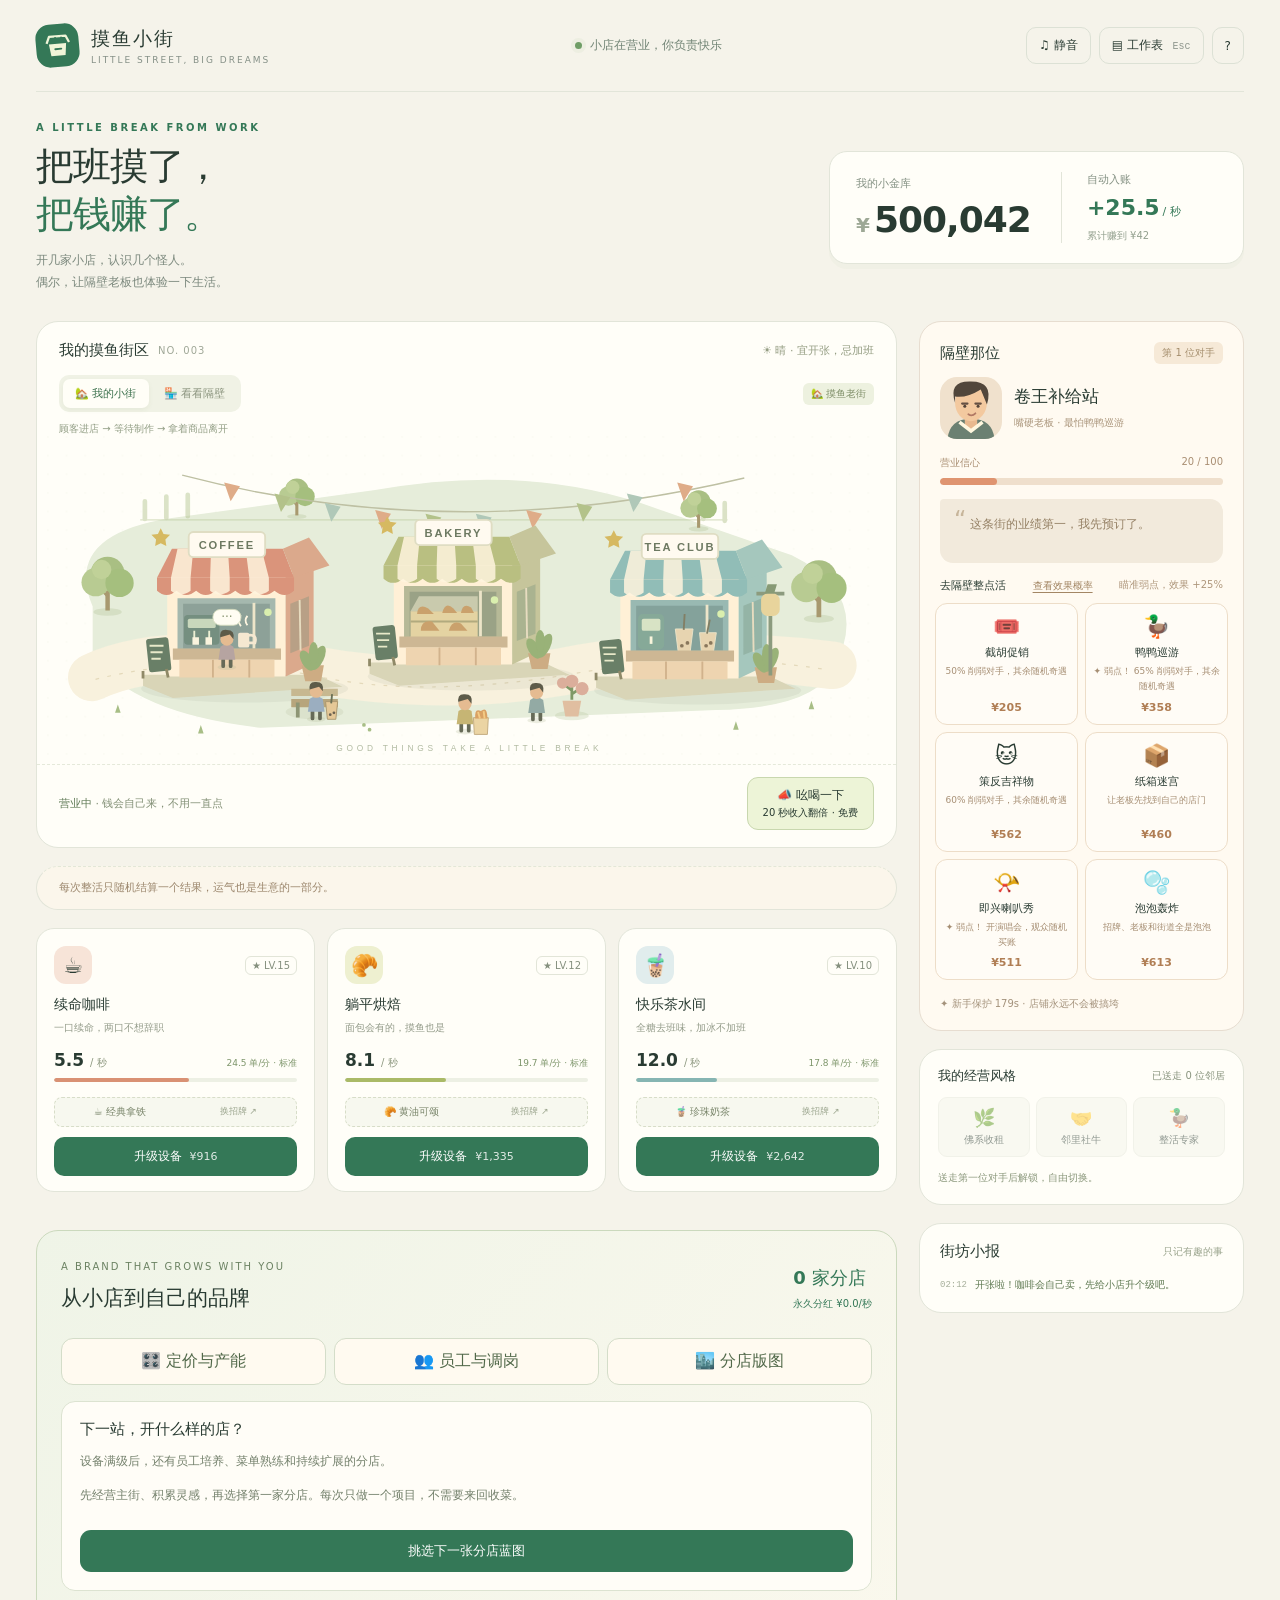
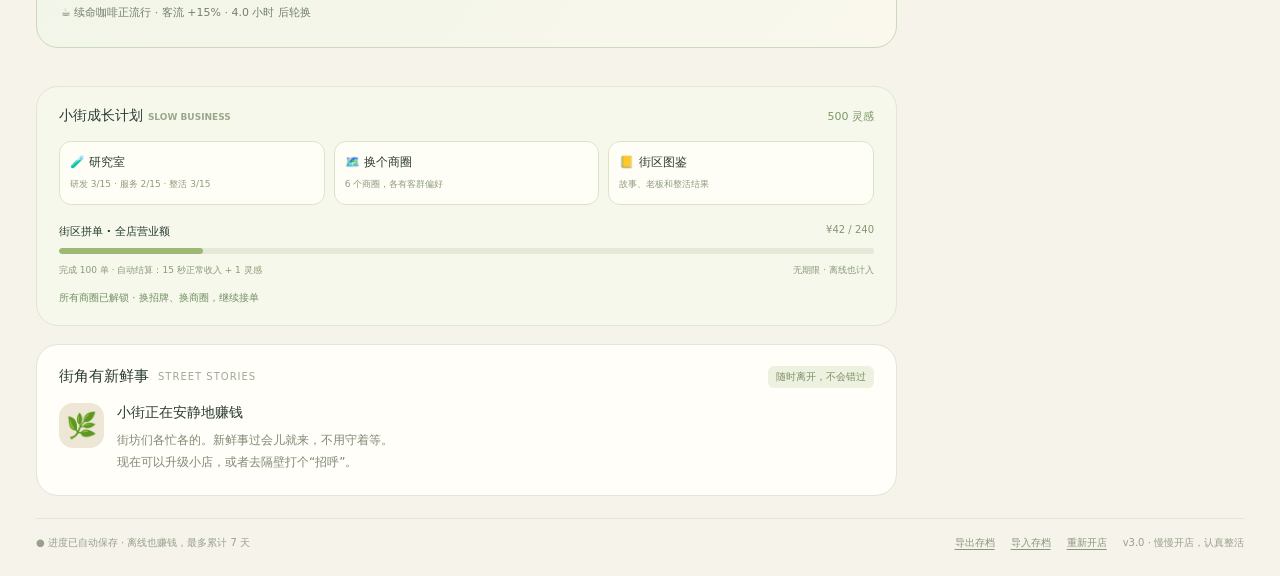
<file: src/qa/cinema-0.html>
<!doctype html>
<html lang="zh-CN">
<head>
<meta charset="utf-8">
<meta name="viewport" content="width=device-width,initial-scale=1">
<meta name="theme-color" content="#f5f3ea">
<title>摸鱼小街 · 把班摸了，把钱赚了</title>
<style>
:root{--paper:#f5f3ea;--ink:#293b32;--muted:#859087;--green:#347857;--lime:#deedac;--orange:#e8784f;--line:#e2e5d9;--white:#fffef8;--radius:22px;font-family:"Microsoft YaHei","PingFang SC",system-ui,sans-serif;color:var(--ink);background:var(--paper);font-synthesis:none}
*{box-sizing:border-box}body{margin:0}button,input{font:inherit}button{cursor:pointer;touch-action:manipulation;color:inherit}button:disabled{cursor:not-allowed}button:focus-visible,a:focus-visible,summary:focus-visible,[tabindex]:focus-visible{outline:3px solid #ec956b;outline-offset:4px}button{transition:transform .16s,background .16s,box-shadow .16s}button:not(:disabled):active{transform:translateY(2px)}button:not(:disabled):hover{filter:brightness(.97)}button:disabled{opacity:.5}a{color:var(--green)}[hidden]{display:none!important}.wrap{max-width:1432px;margin:auto;padding:0 36px 24px}.topbar{height:92px;display:flex;align-items:center;justify-content:space-between;border-bottom:1px solid var(--line);gap:20px}.brand{display:flex;gap:12px;align-items:center}.brandmark{width:43px;height:43px;background:var(--green);border-radius:14px;color:white;display:grid;place-items:center;transform:rotate(-5deg)}.brandmark svg{width:30px}.brand strong{display:block;font-size:19px;letter-spacing:2px}.brand small{font-size:9px;letter-spacing:2px;color:var(--muted);display:block;margin-top:3px}.header-note{font-size:12px;color:#718475;display:flex;align-items:center;gap:8px}.dot{display:inline-block;width:7px;height:7px;background:#6f9d66;border-radius:50%;box-shadow:0 0 0 4px #6f9d6610}.tools{display:flex;gap:8px}.tool{border:1px solid #dce1d5;background:transparent;border-radius:10px;padding:9px 12px;font-size:12px}.tool kbd{font-size:10px;margin-left:6px;opacity:.5}.hero{display:flex;justify-content:space-between;align-items:center;padding:30px 0 28px;gap:24px}.eyebrow{font-size:10px;letter-spacing:2.5px;color:var(--green);font-weight:700;margin:0 0 10px}.hero h1{font-size:38px;letter-spacing:-1px;line-height:1.25;margin:0;font-weight:800}.hero h1 span{color:var(--green)}.hero p.subtitle{font-size:12px;color:#7b887d;margin:12px 0 0;line-height:1.8}.wallet{display:flex;align-items:center;gap:30px;background:var(--white);border:1px solid var(--line);border-radius:18px;padding:20px 26px;min-width:415px;box-shadow:0 5px 0 #e8eadd66}.stat-label{font-size:11px;color:#849183;display:block;margin-bottom:8px}.cash{font-size:36px;font-weight:800;letter-spacing:-1px;font-variant-numeric:tabular-nums;white-space:nowrap}.cash small{font-size:20px;color:#9da895;margin-right:5px}.wallet-right{border-left:1px solid var(--line);padding-left:25px;min-width:110px}.rate{font-size:22px;font-weight:750;color:var(--green);font-variant-numeric:tabular-nums}.rate small{font-size:11px;font-weight:400;margin-left:3px}.lifetime{font-size:10px;color:#93a08e;margin-top:9px}.layout{display:grid;grid-template-columns:minmax(0,1fr) 325px;gap:22px;align-items:start}.left,.right{min-width:0;display:flex;flex-direction:column;gap:18px}.panel{background:var(--white);border:1px solid var(--line);border-radius:var(--radius);overflow:hidden}.scene-head{padding:19px 22px 0;display:flex;align-items:center;justify-content:space-between;gap:12px}.section-title{margin:0;font-size:15px;font-weight:750;display:flex;gap:9px;align-items:center}.section-title small{font-weight:400;font-size:10px;color:#a0a898;letter-spacing:1px}.weather{font-size:11px;color:#949d82;white-space:nowrap}.scene{position:relative;aspect-ratio:900/352;margin:0 10px;isolation:isolate}.scene svg{width:100%;height:100%;display:block}.scene-bottom{display:flex;justify-content:space-between;align-items:center;gap:12px;padding:12px 22px 17px;border-top:1px dashed #e5e9da}.scene-tip{font-size:11px;line-height:1.8;color:#839076}.scene-tip b{color:#5e7954;font-weight:500}.boost{padding:9px 15px;border:1px solid #c8d7ae;border-radius:11px;background:#edf4d7;font-size:12px;font-weight:700;white-space:nowrap}.boost span{font-weight:400;font-size:10px;display:block;margin-top:2px}.shop-grid{display:grid;grid-template-columns:repeat(3,minmax(0,1fr));gap:12px}.shop-card{padding:17px 17px 15px;border:1px solid var(--line);background:var(--white);border-radius:18px;position:relative;transition:box-shadow .2s}.shop-card.selected{box-shadow:0 0 0 3px #aeca92}.shop-top{display:flex;align-items:center;justify-content:space-between;margin-bottom:12px}.shop-icon{width:38px;height:38px;border-radius:12px;display:grid;place-items:center;font-size:22px;background:var(--tint)}.level{font-size:10px;color:#85907e;border:1px solid #e2e5d8;border-radius:6px;padding:3px 6px;font-variant-numeric:tabular-nums}.shop-card h3{font-size:14px;margin:0 0 5px}.shop-desc{font-size:10px;color:#939b89;margin:0 0 14px;line-height:1.7;min-height:17px}.shop-earning{display:flex;align-items:baseline;justify-content:space-between;margin-bottom:8px;gap:4px}.shop-earning strong{font-size:17px;font-variant-numeric:tabular-nums}.shop-earning small{font-size:10px;font-weight:400;color:#8b967d}.shop-earning .next{font-size:9px;color:#7d956a}.progress{height:4px;background:#edf0e4;border-radius:10px;margin-bottom:15px;overflow:hidden}.progress i{display:block;height:100%;background:var(--accent);border-radius:10px;width:0}.buy{width:100%;border:0;background:var(--green);color:white;border-radius:10px;padding:11px 5px;display:flex;justify-content:center;gap:8px;align-items:center;font-size:12px;font-weight:700}.buy .price{font-size:11px;font-weight:500;opacity:.85}.shop-card.locked .buy{background:#eef0e5;color:#69775c;border:1px solid #dee4d1}.shop-card.locked .shop-icon{filter:grayscale(.6);opacity:.65}.shop-card.locked .progress i{background:#cdd8ad}.shop-card.locked .shop-earning{color:#9ca58f}.event-card{padding:21px 22px;background:#fffef8;position:relative}.event-top{display:flex;align-items:center;justify-content:space-between;margin-bottom:15px}.pill{font-size:10px;display:inline-flex;padding:4px 8px;border-radius:6px;background:#edf1df;color:#7e8e67}.event-content{display:flex;gap:13px;align-items:flex-start}.portrait{width:45px;height:45px;border-radius:14px;background:#efe7d5;display:grid;place-items:center;font-size:25px;flex-shrink:0}.event-copy h3{font-size:14px;margin:1px 0 7px}.event-copy p{margin:0;font-size:12px;color:#808974;line-height:1.9}.choices{display:flex;gap:8px;flex-wrap:wrap;margin-top:16px}.choice{flex:1;min-width:125px;text-align:left;background:#f3f5e9;border:1px solid #e3e8d4;border-radius:11px;padding:11px 12px;font-size:12px}.choice small{display:block;color:#899776;font-size:10px;margin-top:5px;line-height:1.6}.empty-event{color:#8c967f;font-size:12px;line-height:2}.rival{border-color:#e7ddd0;background:#fffaf1}.rival-head{padding:20px 20px 13px;display:flex;align-items:center;justify-content:space-between}.rival-head .pill{background:#f6e9d7;color:#a48d6c}.rival-person{display:flex;gap:12px;align-items:center;padding:0 20px}.rival-avatar{height:62px;width:62px;flex-shrink:0;border-radius:17px;background:#f0e1cd;overflow:hidden}.rival-avatar svg{width:100%;height:100%}.rival-info h3{font-size:17px;margin:0 0 6px}.rival-info p{font-size:10px;color:#aa957b;margin:0;line-height:1.7}.rival-health{padding:17px 20px 0}.health-label{display:flex;justify-content:space-between;font-size:10px;color:#a98e72;margin-bottom:8px}.health{height:7px;background:#efdfcc;border-radius:10px;overflow:hidden}.health i{display:block;background:#df9470;width:100%;height:100%;border-radius:10px;transition:width .6s}.bubble{margin:14px 20px;background:#f2eadc;border-radius:4px 13px 13px 13px;padding:12px 14px;min-height:64px;font-size:12px;line-height:1.8;color:#958165;position:relative}.bubble::before{content:"“";font-size:24px;line-height:18px;color:#c7b59a;margin-right:4px}.prank-heading{padding:1px 20px 10px;display:flex;justify-content:space-between;gap:5px;font-size:11px}.prank-heading span{color:#af977c;font-size:10px}.pranks{padding:0 15px 15px;display:flex;flex-direction:column;gap:7px}.prank{display:flex;align-items:center;gap:10px;width:100%;border:1px solid #edddc8;border-radius:12px;background:#fffcf6;text-align:left;padding:11px 12px}.prank .emoji{font-size:22px}.prank .name{font-size:12px;font-weight:700;display:block}.prank .effect{font-size:9px;color:#a68e73;display:block;margin-top:4px}.prank .cost{margin-left:auto;font-size:11px;font-weight:700;color:#b07e54;white-space:nowrap}.protection{font-size:9px;color:#a4927b;line-height:1.8;padding:0 20px 17px;margin:0}.style-card{padding:17px 18px}.style-header{display:flex;justify-content:space-between;align-items:center;margin-bottom:12px}.style-header h3{font-size:13px;margin:0}.style-header span{font-size:10px;color:#89947e}.style-options{display:grid;grid-template-columns:repeat(3,1fr);gap:6px}.style-option{background:#f4f5eb;border:1px solid #e5e7db;border-radius:9px;padding:9px 2px;font-size:10px}.style-option span{display:block;font-size:18px;margin-bottom:5px}.style-option.active{background:#e5efd2;border-color:#aebf93;color:#4d713b}.style-note{font-size:10px;color:#8b987c;line-height:1.8;margin:12px 0 0;min-height:18px}.log-panel{padding:18px 20px}.log-title{display:flex;align-items:center;justify-content:space-between;margin-bottom:15px}.log-title span{font-size:10px;color:#9ba58e}.log-list{list-style:none;margin:0;padding:0;display:flex;flex-direction:column;gap:13px;max-height:194px;overflow:auto;scrollbar-width:thin}.log-list li{font-size:10px;line-height:1.8;color:#8b927e;display:flex;gap:8px}.log-list time{font-family:ui-monospace,monospace;font-size:9px;color:#a7af9b;flex-shrink:0;padding-top:1px}.log-list li:first-child{color:#5d7850}.footer{margin-top:22px;padding:15px 0 0;border-top:1px solid var(--line);display:flex;justify-content:space-between;gap:15px;color:#97a18c;font-size:10px;line-height:1.8}.footer button{padding:0;border:0;background:none;color:#88967b;font-size:10px;text-decoration:underline;text-underline-offset:3px}.footer-right{display:flex;gap:16px;align-items:center}.toast{position:fixed;bottom:30px;left:50%;transform:translate(-50%,20px);opacity:0;pointer-events:none;background:#304a38;color:#f6f8e9;padding:14px 22px;border-radius:13px;box-shadow:0 8px 30px #23392522;font-size:12px;z-index:40;max-width:min(90vw,560px);line-height:1.8;transition:.25s}.toast.show{opacity:1;transform:translate(-50%,0)}.float-coin{position:absolute;pointer-events:none;font-size:15px;font-weight:800;color:#b27e23;animation:coinup 1.5s ease-out forwards;text-shadow:0 2px white;z-index:2}.celebration{position:fixed;inset:0;pointer-events:none;z-index:35;overflow:hidden}.confetti{position:absolute;top:-20px;width:9px;height:15px;animation:fall 1.6s ease-in forwards}.customer{animation:stroll 17s linear infinite}.customer.back{animation:strollback 24s linear infinite}.customer.bob{animation:bob 2s ease-in-out infinite}.steam{animation:steam 3s ease-in-out infinite}.bunting{transform-origin:50% 0;animation:sway 3s ease-in-out infinite}.open-sign{animation:signpulse 4s ease-in-out infinite}.store-touch{cursor:pointer}.store-touch:hover .shop-roof{filter:brightness(1.035)}
@keyframes coinup{0%{opacity:0;transform:translateY(10px) scale(.8)}20%{opacity:1}100%{opacity:0;transform:translateY(-65px) scale(1.1)}}@keyframes fall{to{transform:translateY(100vh) rotate(450deg);opacity:0}}@keyframes stroll{from{transform:translateX(-90px)}to{transform:translateX(970px)}}@keyframes strollback{from{transform:translateX(970px)}to{transform:translateX(-90px)}}@keyframes bob{50%{transform:translateY(-3px)}}@keyframes steam{0%,100%{opacity:.25;transform:translateY(0)}50%{opacity:.6;transform:translateY(-5px)}}@keyframes sway{50%{transform:rotate(2deg)}}@keyframes signpulse{50%{opacity:.6}}
dialog{border:1px solid #dbe2cd;border-radius:24px;background:var(--white);padding:27px;max-width:440px;width:calc(100% - 32px);color:var(--ink);box-shadow:0 20px 90px #24362c33}dialog::backdrop{background:#27382c55;backdrop-filter:blur(4px)}dialog h2{font-size:23px;margin:7px 0 12px}dialog p{font-size:13px;color:#80906f;line-height:1.9}dialog .modal-icon{font-size:40px}dialog .modal-actions{display:flex;gap:10px;margin-top:20px}.primary,.secondary{border:0;background:var(--green);color:white;border-radius:11px;padding:12px 19px;font-size:13px}.secondary{background:#eef0e4;color:#738165}.offline-total{font-size:40px;font-weight:800;color:var(--green);margin:20px 0}.save-warning{background:#fff1d7;border-bottom:1px solid #eddbb3;padding:10px 18px;color:#8e6734;font-size:12px;text-align:center}.boss{position:fixed;inset:0;background:#fff;color:#333;z-index:100;font-family:Arial,"Microsoft YaHei",sans-serif;overflow:auto}.boss-head{padding:16px 24px;background:#217346;color:white;display:flex;justify-content:space-between;align-items:center}.boss-head button{border:0;background:transparent;color:white;font-size:14px}.boss-menu{padding:14px 25px;border-bottom:1px solid #ddd;font-size:13px;word-spacing:25px}.formula{padding:11px 25px;background:#fafafa;border-bottom:1px solid #ddd;font-size:12px;color:#777}.sheet{border-collapse:collapse;width:100%;font-size:12px;text-align:center;white-space:nowrap}.sheet th,.sheet td{border:1px solid #ddd;height:33px;padding:5px 12px}.sheet th{background:#f3f3f3;font-weight:400}.sheet .heading td{background:#eaf1ec;font-weight:bold}.sheet .selected{outline:2px solid #217346;outline-offset:-2px}.sheet-tabs{position:fixed;bottom:0;left:0;right:0;background:#f6f6f6;border-top:1px solid #ddd;height:35px;padding:8px 40px;font-size:12px;color:#217346}.sheet-note{color:#999;font-size:11px;padding:15px 25px}
@media(min-width:1500px){.wrap{padding-top:10px}.scene{aspect-ratio:900/380}.hero{padding:35px 0}}
@media(max-width:1100px){.wrap{padding:0 24px 20px}.layout{grid-template-columns:minmax(0,1fr) 295px;gap:16px}.shop-card{padding:13px 12px}.hero h1{font-size:32px}.wallet{min-width:355px;gap:20px;padding:17px 20px}.cash{font-size:31px}.header-note{display:none}.scene{margin:8px 0}.scene-head{padding:16px 16px 0}.scene-bottom{padding:11px 16px 15px}.shop-desc{font-size:9px}.shop-earning .next{display:none}}
@media(max-width:850px){.layout{grid-template-columns:1fr}.right{display:grid;grid-template-columns:1fr 1fr;align-items:start}.rival{grid-row:span 2}.log-panel{min-height:210px}.scene{aspect-ratio:900/340}.hero h1{font-size:30px}.wallet{min-width:330px}.hero{gap:20px}.subtitle{max-width:250px}.cash{font-size:28px}.rate{font-size:19px}.wallet-right{padding-left:18px}.shop-earning .next{display:block}}
@media(max-width:580px){.wrap{padding:0 15px 18px}.topbar{height:74px;gap:8px}.brand{gap:8px}.brandmark{width:35px;height:35px;border-radius:11px}.brand strong{font-size:16px}.brand small{font-size:7px;letter-spacing:1.6px}.tool{padding:8px;font-size:10px}.tool kbd{display:none}.tools{gap:5px}.hero{display:block;padding:24px 0 20px}.hero h1{font-size:30px}.hero h1 br{display:none}.hero p.subtitle{max-width:none;margin:9px 0 18px;font-size:11px}.eyebrow{font-size:9px;margin-bottom:9px}.wallet{min-width:0;padding:15px 20px;justify-content:space-between;gap:15px}.cash{font-size:32px}.wallet-right{min-width:125px}.stat-label{margin-bottom:5px}.layout{gap:16px}.left{gap:14px}.section-title{font-size:13px}.section-title small{font-size:8px}.weather{font-size:9px}.scene{aspect-ratio:900/390;overflow:hidden}.scene svg{width:115%;max-width:none;margin-left:-7.5%}.scene-bottom{gap:5px}.scene-tip{font-size:9px}.boost{font-size:10px;padding:7px 10px}.boost span{font-size:8px}.shop-grid{gap:7px}.shop-card{padding:12px 9px;border-radius:15px}.shop-card h3{font-size:12px}.shop-icon{width:29px;height:29px;font-size:17px;border-radius:9px}.level{font-size:8px;padding:3px}.shop-desc{font-size:8px;min-height:27px;margin-bottom:9px}.shop-earning strong{font-size:14px}.shop-earning small{font-size:8px}.shop-earning .next{display:none}.buy{display:block;padding:9px 1px;font-size:10px}.buy .price{font-size:10px;margin-left:3px}.shop-top{margin-bottom:11px}.progress{margin-bottom:11px}.event-card{padding:17px 16px}.event-copy p{font-size:11px}.choice{padding:10px;min-width:100px;font-size:11px}.choice small{font-size:9px}.right{grid-template-columns:1fr}.rival{grid-row:auto}.pranks{display:grid;grid-template-columns:repeat(3,1fr);gap:6px;padding:0 13px 13px}.prank{display:block;padding:11px 6px;text-align:center}.prank .emoji{font-size:23px}.prank .name{font-size:11px;margin-top:6px}.prank .effect{font-size:8px;min-height:26px;line-height:1.6}.prank .cost{display:block;margin-top:7px}.bubble{min-height:0}.log-panel{min-height:0}.footer{display:block;font-size:9px;margin-top:16px}.footer-right{margin-top:8px}.toast{bottom:18px;font-size:11px;width:max-content;text-align:center}}
@media(prefers-reduced-motion:reduce){*,*::before,*::after{animation:none!important;transition:none!important}.customer{display:none}.float-coin,.confetti{display:none}}
.stage-tools{padding:15px 22px 0;display:flex;align-items:center;justify-content:space-between;gap:12px}.view-tabs{display:flex;background:#f0f2e5;padding:4px;border-radius:10px;gap:3px}.view-tab{font-size:11px;padding:7px 12px;border:0;border-radius:7px;background:transparent;color:#8b947e}.view-tab[aria-pressed=true]{background:#fffef7;color:#3b704c;box-shadow:0 2px 5px #526c3610}.scene-caption{font-size:10px;color:#929e85}.scene{overflow:hidden}.stage-receipt{padding:11px 22px;border-top:1px dashed #e2e7d7;font-size:11px;color:#9b866c;background:#fbf6eb;line-height:1.8;min-height:43px}.scene .float-coin{z-index:3}.menu-btn{width:100%;margin:0 0 10px;border:1px dashed #d7ddc8;border-radius:8px;background:#f7f8ef;padding:7px 3px;color:#778368;font-size:10px;display:flex;justify-content:space-around;gap:2px}.menu-btn small{font-size:9px;color:#9da790}.long-panel{padding:20px 22px;background:#f5f8eb}.long-head{display:flex;justify-content:space-between;gap:12px;align-items:center;margin-bottom:16px}.long-head h2{margin:0;font-size:14px}.long-head span{font-size:11px;color:#7d9766}.long-actions{display:grid;grid-template-columns:repeat(3,1fr);gap:9px;margin-bottom:19px}.long-action{border:1px solid #dce3cb;background:#fffef6;border-radius:12px;padding:12px 10px;text-align:left}.long-action b{font-size:12px;display:block;margin-bottom:6px}.long-action small{font-size:9px;line-height:1.6;color:#8f9a7f;display:block}.contract-head{display:flex;justify-content:space-between;gap:9px;font-size:11px;margin-bottom:9px}.contract-head span{font-variant-numeric:tabular-nums;color:#859575;font-size:10px}.contract-track{height:6px;border-radius:9px;background:#e4ead7;overflow:hidden}.contract-track i{height:100%;display:block;border-radius:9px;background:#9fb775;transition:width .4s}.contract-foot{display:flex;justify-content:space-between;gap:10px;font-size:9px;color:#8b9a76;margin-top:8px;line-height:1.8}.next-district{font-size:10px;color:#759265;margin:13px 0 0}.prank-heading button{background:none;padding:0;border:0;font-size:10px;color:#a38664;text-decoration:underline;text-underline-offset:3px}.pranks{display:grid;grid-template-columns:1fr 1fr;gap:7px}.prank{flex-direction:column;gap:6px;text-align:center;padding:10px 6px;min-height:117px}.prank .effect{line-height:1.7;min-height:29px}.prank .cost{margin:auto 0 0}.prank .name{font-size:11px}.prank .emoji{font-size:22px}.prank-heading{flex-wrap:wrap}.prank[disabled] .effect{opacity:.8}.research-row{display:flex;gap:12px;align-items:center;border-bottom:1px solid #e5e9d9;padding:17px 0}.research-row:last-child{border:0}.research-row .research-icon{font-size:28px}.research-row>div{flex:1}.research-row b{font-size:13px}.research-row small{font-size:10px;color:#8b9a7d}.research-row p{font-size:11px;margin:6px 0}.research-row button{padding:9px 12px;font-size:11px}.menu-grid{display:grid;grid-template-columns:1fr 1fr;gap:10px;margin-top:18px}.menu-item{background:#f5f7ec;border:1px solid #e0e7d0;border-radius:13px;text-align:left;padding:14px;display:flex;flex-direction:column;gap:7px}.menu-item>span{font-size:25px}.menu-item b{font-size:13px}.menu-item small{font-size:11px;color:#879777;line-height:1.8}.menu-item em{font-size:10px;font-style:normal;color:#7f9c60}.menu-item.chosen{border-color:#9bb87f;background:#eaf3d9}.journal-title{font-size:13px;margin-top:22px}.journal-grid{display:grid;grid-template-columns:repeat(2,1fr);gap:6px}.journal-item{font-size:10px;padding:9px;background:#f0f1e7;border-radius:7px;color:#a2aa98}.journal-item.found,.journal-dot.found{color:#528149;background:#e9f2d9}.journal-dot{font-size:9px;color:#bbc0ad;padding:2px 3px;border-radius:3px}.journal-prank{line-height:2.2!important;font-size:12px!important}.odds-scroll{overflow:auto}.odds-table{border-collapse:collapse;font-size:10px;white-space:nowrap}.odds-table th,.odds-table td{padding:8px;border:1px solid #e4e9d5;text-align:center}.odds-table th{background:#f0f4e4}.odds-table td{color:#82946f}dialog{max-height:85vh;overflow:auto}dialog:has(.odds-table){max-width:660px}#visitorLayer{pointer-events:none}.right{position:relative}.protection{font-size:10px}.scene-panel:has(#rivalBuilding){background:#fffaf1;border-color:#e7dccb}
@media(max-width:850px){.right{grid-template-columns:1fr 1fr}.rival{grid-row:span 2}.pranks{grid-template-columns:1fr 1fr}.stage-tools{padding:12px 17px 0}.long-panel{padding:18px}.stage-receipt{padding:10px 17px}}
@media(max-width:580px){.right{grid-template-columns:1fr}.pranks{grid-template-columns:repeat(3,1fr)}.prank{display:flex;min-height:135px}.scene-caption{display:none}.stage-tools{padding:12px 13px 0}.view-tab{padding:7px 10px;font-size:10px}.stage-tools>.pill{font-size:9px}.stage-receipt{font-size:10px;min-height:48px}.menu-btn{font-size:8px;display:block;padding:6px 2px}.menu-btn small{display:none}.long-panel{padding:17px 14px}.long-actions{gap:6px}.long-action{padding:10px 7px}.long-action b{font-size:10px}.long-action small{font-size:8px}.contract-head{font-size:10px}.contract-foot{display:block}.long-head h2{font-size:13px}.long-head span{font-size:10px}.menu-item{padding:11px}.menu-item small{font-size:10px}.shop-desc{display:none}.prank .effect{font-size:9px;min-height:33px}}

.company-panel{padding:24px;margin:20px 0;background:linear-gradient(130deg,#eff4e7,#faf8ed);border-color:#cbd9bd}.company-top,.ops-title{display:flex;justify-content:space-between;gap:12px;align-items:center}.company-kicker{font-size:10px;letter-spacing:2px;color:#6b8262}.company-panel h2{font-size:21px;margin:10px 0}.company-panel p{font-size:12px;color:#74816c;line-height:1.8}.company-tools{display:flex;gap:8px;flex-wrap:wrap;margin:16px 0}.company-tools button{flex:1;padding:12px 10px;background:#fffaf0;border:1px solid #d4ddc9;border-radius:12px;color:#52694a;font-weight:700;cursor:pointer}.company-number{font-size:18px;font-weight:800;color:#347857;white-space:nowrap}.company-number small{display:block;font-size:10px;font-weight:400;margin-top:7px}.company-project{background:#fffdf7;border:1px solid #dce3d1;border-radius:14px;padding:18px}.company-project h3{margin:0;font-size:15px}.company-project .primary{width:100%;margin-top:12px}.market-trend{font-size:11px!important;margin:12px 0 0!important}.ops-card{border:1px solid #e0e3d7;border-radius:14px;padding:16px;margin:14px 0}.ops-title span{font-size:11px;color:#859478}.ops-metrics{display:grid;grid-template-columns:repeat(3,1fr);gap:10px;margin:16px 0}.ops-metrics span{font-size:10px;color:#879079}.ops-metrics b{display:block;font-size:22px;line-height:1.6;color:#3d674c}.bottleneck{padding:8px 10px;background:#f2f3e5;border-radius:8px;font-size:11px!important}.price-options{display:flex;gap:6px}.price-options button{flex:1;min-width:0;padding:12px 5px;background:#fafaf4;border:1px solid #dbdfce;border-radius:10px;color:#65725b;cursor:pointer}.price-options small{display:block;font-size:9px;margin-top:7px}.price-options button.selected,.staff-assign button.selected{border-color:#448662;background:#e6f0de;color:#2a6749}.staff-grid{display:grid;grid-template-columns:1fr 1fr;gap:12px}.staff-card{border:1px solid #dedfcf;border-radius:14px;padding:16px;background:#fffdf7}.staff-face{font-size:32px;margin-bottom:8px}.staff-card b{display:block}.staff-card b small{font-size:10px;color:#8d997d;margin-left:7px}.staff-card p{font-size:11px!important;min-height:42px}.staff-card>span{display:block;font-size:10px;color:#8a917d;margin-bottom:12px}.staff-assign{display:flex;flex-wrap:wrap;gap:4px}.staff-assign button{padding:7px 9px;border:1px solid #dbdfce;border-radius:7px;color:#697a60;background:#f6f7ee;cursor:pointer;font-size:10px}.project-offers{display:grid;grid-template-columns:repeat(3,1fr);gap:12px}.project-offer{padding:15px;border:1px solid #d6dfcd;border-radius:12px;background:#fffdf6;display:flex;flex-direction:column}.project-offer>span{font-size:32px}.project-offer h3{font-size:15px;margin:12px 0}.project-offer p{font-size:11px!important}.project-offer>b{font-size:12px;color:#476b4e}.project-offer>small{font-size:10px;line-height:1.7;color:#8a907c;margin:10px 0 16px}.project-offer .primary{font-size:11px;padding:11px 6px;margin-top:auto;line-height:1.7}.project-offer .primary small{opacity:.7;font-weight:400}.project-line{display:grid;grid-template-columns:1fr auto;gap:8px;font-size:12px;margin:16px 0}.project-line small{display:block;font-size:10px;color:#98a089;margin-top:6px}.project-line .contract-track{grid-column:1/-1}.portfolio-stats{display:flex;justify-content:space-between;gap:10px;font-size:11px}.portfolio-stats b{display:block;margin-top:8px;font-size:23px;color:#3c7651}.portfolio-grid{display:grid;grid-template-columns:repeat(3,1fr);gap:10px}.portfolio-grid article{background:#f1f3e6;border-radius:12px;padding:18px;text-align:center}.portfolio-grid article span{font-size:32px;display:block}.portfolio-grid article b{display:block;font-size:12px;margin:10px 0}.portfolio-grid article small{font-size:10px;color:#879174;line-height:1.6}#infoDialog:has(.project-offers),#infoDialog:has(.staff-grid),#infoDialog:has(.ops-card){max-width:790px;width:calc(100% - 36px)}.cinema-caption{font:600 13px 'Microsoft YaHei',sans-serif;fill:#53684e}.stage-receipt{min-height:42px}.scene svg{overflow:hidden}#healthFill{transition:width .6s ease}button:disabled{cursor:not-allowed;opacity:.5}
@media(max-width:600px){.company-panel{padding:17px}.company-top{align-items:start}.company-number{font-size:16px}.company-panel h2{font-size:18px}.company-tools{gap:5px}.company-tools button{font-size:11px;padding:11px 7px}.staff-grid,.project-offers{grid-template-columns:1fr}.project-offer{display:grid;grid-template-columns:40px 1fr;gap:5px 10px}.project-offer h3{margin:8px 0}.project-offer>p,.project-offer>b,.project-offer>small,.project-offer>button{grid-column:1/-1}.project-offer>small{margin:2px 0 8px}.price-options b{font-size:11px}.price-options small{font-size:9px;line-height:1.7}.ops-card{padding:12px}.ops-metrics b{font-size:20px}.portfolio-grid{grid-template-columns:1fr 1fr}.portfolio-stats{font-size:10px}.company-project{padding:14px}}

.street-status{padding:16px 20px;margin:14px 0;background:#fff9e8;border-color:#e2d8b9}.vacancy-note{display:flex;flex-direction:column;gap:7px;color:#6b8053;font-size:13px}.vacancy-note span{font-size:11px;color:#929b7d}.nuisance-notice>b{display:block;font-size:12px;color:#ad835a;margin:4px 0 10px}.nuisance-notice>div{display:flex;gap:8px;flex-wrap:wrap}.nuisance-notice button{border:1px dashed #c5a970;border-radius:10px;padding:12px;background:#fffdf4;color:#8f794e;font-size:11px;cursor:pointer;flex:1}.nuisance-notice small{display:block;color:#aa9b78;font-size:9px;margin-top:6px}.research-gate{display:block;color:#9e8d65!important;line-height:1.8;margin:6px 0}.promotion-star{font-size:38px;color:#c4a259;letter-spacing:7px;margin:24px 0}.promotion-list{padding:12px 20px;background:#f3f4e8;border-radius:13px;margin:18px 0}.research-row>div{min-width:0}.level{max-width:none;white-space:nowrap;font-size:10px}#scene [data-nuisance]:focus{outline:none;filter:drop-shadow(0 0 3px #d1ab65)}.street-status[hidden]{display:none}
@media(max-width:600px){.street-status{padding:14px}.nuisance-notice>div{flex-direction:column}.vacancy-note{font-size:12px}.promotion-star{font-size:30px}.research-row .secondary{padding:9px 10px;white-space:nowrap}.research-row{gap:9px}}

</style>
</head>
<body>
<div id="saveWarning" class="save-warning" hidden>浏览器暂不允许保存进度。请用底部「导出存档」备份，本次仍可正常游玩。</div>
<div class="wrap" id="gameRoot">
 <header class="topbar">
  <div class="brand"><div class="brandmark"><svg viewBox="0 0 40 40" fill="none" aria-hidden="true"><path d="M8 17h23l-2 16H10L8 17Z" fill="#f0f5d8"/><path d="M5 16 9 7h22l4 9" stroke="#f0f5d8" stroke-width="3" stroke-linejoin="round"/><path d="M17 9v6m8-6 1 6M16 24h8" stroke="#347857" stroke-width="2.5" stroke-linecap="round"/></svg></div><div><strong>摸鱼小街</strong><small>LITTLE STREET, BIG DREAMS</small></div></div>
  <div class="header-note"><span class="dot"></span> 小店在营业，你负责快乐</div>
  <div class="tools"><button class="tool" id="soundBtn" aria-pressed="false">♫ 静音</button><button class="tool" id="workBtn">▤ 工作表 <kbd>Esc</kbd></button><button class="tool" id="helpBtn" aria-label="玩法说明">?</button></div>
 </header>
 <section class="hero">
  <div><p class="eyebrow">A LITTLE BREAK FROM WORK</p><h1>把班摸了，<br><span>把钱赚了。</span></h1><p class="subtitle">开几家小店，认识几个怪人。<br>偶尔，让隔壁老板也体验一下生活。</p></div>
  <div class="wallet"><div><span class="stat-label">我的小金库</span><div class="cash"><small>¥</small><span id="cash">88</span></div></div><div class="wallet-right"><span class="stat-label">自动入账</span><div class="rate">+<span id="rate">2</span><small>/ 秒</small></div><div class="lifetime" id="lifetime">累计赚到 ¥0</div></div></div>
 </section>
 <main class="layout">
  <div class="left">
   <section class="panel scene-panel"><div class="scene-head"><h2 class="section-title"><span id="sceneTitle">我的摸鱼街区</span> <small>NO. 003</small></h2><span class="weather">☀ 晴 · 宜开张，忌加班</span></div><div class="stage-tools"><div class="view-tabs"><button class="view-tab" id="homeView" aria-pressed="true">🏡 我的小街</button><button class="view-tab" id="rivalView" aria-pressed="false">🏪 看看隔壁</button></div><span class="pill" id="districtLabel">摸鱼老街</span></div><p class="scene-caption" id="sceneCaption" style="padding:0 22px;margin:10px 0 0">顾客进店 → 等待制作 → 拿着商品离开</p><div class="scene" id="scene" aria-label="你的商业街，顾客正在自动消费"></div><div class="scene-bottom"><div class="scene-tip" id="sceneTip"><b>营业中</b> · 钱会自己来，不用一直点</div><button class="boost" id="boostBtn">📣 吆喝一下<span>20 秒收入翻倍 · 免费</span></button></div></section>
   <div class="stage-receipt panel" id="lastResult">每次整活只随机结算一个结果。</div>
   <div class="street-status panel" id="streetStatus" hidden></div><section class="shop-grid" id="shops" aria-label="店铺升级"></section>
   <section class="panel company-panel"><div class="company-top"><div><span class="company-kicker">A BRAND THAT GROWS WITH YOU</span><h2 id="companyRank">从小店到自己的品牌</h2></div><div class="company-number"><span id="branchCount">0 家分店</span><small id="royalty">永久分红 ¥0/秒</small></div></div><div class="company-tools"><button id="manageBtn">🎛️ 定价与产能</button><button id="staffBtn">👥 员工与调岗</button><button id="portfolioBtn">🏙️ 分店版图</button></div><div class="company-project"><h3 id="companyTitle">下一站，开什么样的店？</h3><p id="companyDescription"></p><div id="projectSummary"></div><button class="primary" id="projectBtn">挑选下一张分店蓝图</button></div><p class="market-trend" id="marketTrend"></p></section>
   <section class="panel long-panel"><div class="long-head"><h2>小街成长计划 <small style="font-size:9px;color:#9aa88a">SLOW BUSINESS</small></h2><span id="ideaCount">0 灵感</span></div><div class="long-actions"><button class="long-action" id="researchBtn"><b>🧪 研究室</b><small id="researchSummary">研发 0/3 · 服务 0/3 · 整活 0/3</small></button><button class="long-action" id="districtBtn"><b>🗺️ 换个商圈</b><small>6 个商圈，各有客群偏好</small></button><button class="long-action" id="journalBtn"><b>📒 街区图鉴</b><small>故事、老板和整活结果</small></button></div><div class="contract-head"><b id="contractName">街区拼单 · 全店营业额</b><span id="contractProgress">0 / 240</span></div><div class="contract-track"><i id="contractFill"></i></div><div class="contract-foot"><span id="contractNote">自动结算，无需领取</span><span>无期限 · 离线也计入</span></div><p class="next-district" id="nextDistrict"></p></section>
   <section class="panel event-card"><div class="event-top"><h2 class="section-title">街角有新鲜事 <small>STREET STORIES</small></h2><span class="pill" id="eventStatus">不着急，随时处理</span></div><div id="eventContent"></div></section>
  </div>
  <aside class="right">
   <section class="panel rival"><div class="rival-head"><h2 class="section-title">隔壁那位</h2><span class="pill" id="rivalNumber">第 1 位对手</span></div><div class="rival-person"><div class="rival-avatar" id="rivalAvatar"></div><div class="rival-info"><h3 id="rivalName">卷王补给站</h3><p id="rivalTrait">嘴硬老板 · 最怕鸭鸭巡游</p></div></div><div class="rival-health"><div class="health-label"><span id="rivalState">营业信心</span><span id="rivalHp">100 / 100</span></div><div class="health" role="progressbar" aria-label="对手营业信心" aria-valuemin="0" aria-valuemax="100" aria-valuenow="100" id="rivalBar"><i id="healthFill"></i></div></div><div class="bubble" id="rivalQuote">我不是针对你，我是说这条街我全都要。</div><div class="prank-heading"><strong>去隔壁整点活</strong><button id="oddsBtn">查看效果概率</button><span id="prankStatus">每次捣乱后休息 45 秒</span></div><div class="pranks" id="pranks"></div><p class="protection" id="protection">✦ 新手保护中 · 你的店铺永远不会被搞垮</p></section>
   <section class="panel style-card"><div class="style-header"><h3>我的经营风格</h3><span id="defeatCount">已送走 0 位邻居</span></div><div class="style-options" id="styles"></div><p class="style-note" id="styleNote">送走第一位对手后解锁，自由切换。</p></section>
   <section class="panel log-panel"><div class="log-title"><h2 class="section-title">街坊小报</h2><span>只记有趣的事</span></div><ul class="log-list" id="logList"></ul></section>
  </aside>
 </main>
 <footer class="footer"><span id="saveStatus">● 进度自动保存 · 离线也赚钱，最多累计 7 天</span><div class="footer-right"><button id="exportBtn">导出存档</button><button id="importBtn">导入存档</button><button id="resetBtn">重新开店</button><span>v3.0 · 慢慢开店，认真整活</span></div></footer>
</div>
<input type="file" id="importFile" accept=".json,application/json" hidden>
<div class="toast" id="toast" role="status" aria-live="polite"></div><div class="celebration" id="celebration" aria-hidden="true"></div>
<dialog id="infoDialog" aria-labelledby="dialogTitle"><div class="modal-icon" id="dialogIcon">☕</div><h2 id="dialogTitle"></h2><div id="dialogBody"></div><div class="modal-actions" id="dialogActions"></div></dialog>
<section class="boss" id="boss" hidden aria-label="工作表视图"><div class="boss-head"><button id="returnBtn" aria-label="返回摸鱼小街">项目周报 · 数据汇总</button><span style="font-size:12px">已保存到本地</span></div><div class="boss-menu">文件 开始 插入 页面布局 公式 数据 审阅 视图</div><div class="formula">H8　 ▾　　　ƒx　　=SUM(D8:G8)</div><table class="sheet" id="sheet"></table><p class="sheet-note">内部工作表 · 统计口径：本期累计</p><div class="sheet-tabs">◁　▷　　数据明细　　　月度汇总　　　＋</div></section>
<script>
'use strict';
const KEY='little-street-cinema-qa-0', MAX_OFFLINE=7*86400, MAX_LEVEL=125;
const SHOP_DEFS=[
 {name:'续命咖啡',icon:'☕',desc:'一口续命，两口不想辞职',income:2,unlock:0,cost:36,tint:'#f7e4d8',accent:'#d99174',sign:'COFFEE'},
 {name:'躺平烘焙',icon:'🥐',desc:'面包会有的，摸鱼也是',income:7,unlock:240,cost:105,tint:'#eef0d0',accent:'#aaba67',sign:'BAKERY'},
 {name:'快乐茶水间',icon:'🧋',desc:'全糖去班味，加冰不加班',income:22,unlock:1100,cost:330,tint:'#e1eded',accent:'#86b5b2',sign:'TEA CLUB'}
];
const RIVALS=[
 {name:'卷王补给站',boss:'王卷卷',trait:'嘴硬老板',weak:1,color:'#6b8072',hello:'这条街的业绩第一，我先预订了。',hit:['优惠券比我的脸还大？','谁让鸭子来上班的？！','我的吉祥物怎么穿上你家工服了？'],bye:'我这叫战略转移，绝对不是开不下去。'},
 {name:'拼命三郎铺',boss:'张忙忙',trait:'促销狂魔',weak:0,color:'#b48769',hello:'买一送一！买二送老板的睡眠！',hit:['等等，你怎么比我还能送？','鸭子能不能先办张会员卡？','吉祥物也要双休？它不是玩偶吗？'],bye:'折扣打到底，老板先见底。我去休个假。'},
 {name:'随缘便利店',boss:'佛系阿福',trait:'淡定店长',weak:2,color:'#8699aa',hello:'客人来就来，不来我先喝杯茶。',hit:['缘分到你那边去了。','嘎嘎声还挺有禅意。','什么？连招财猫都不想躺平了？'],bye:'门关了，心开了。我去钓鱼。'},
 {name:'精致研究所',boss:'林讲究',trait:'精致达人',weak:1,color:'#af8d99',hello:'我家每杯咖啡都有自己的品牌故事。',hit:['传单的字体不对，影响整条街的审美。','这些鸭子破坏了我的极简构图！','那件荧光绿工服，真的很伤害我。'],bye:'暂停营业，重新定义营业。'},
 {name:'科技狠活屋',boss:'马程序',trait:'科技老板',weak:0,color:'#748bba',hello:'我的算法说，明天就能把你收购。',hit:['报错：顾客怎么被重定向了？','识别失败：鸭子不是有效用户。','吉祥物离职了？我没写这个分支。'],bye:'系统维护中。预计恢复时间：下辈子。'},
 {name:'好运来来来',boss:'钱多多',trait:'玄学掌柜',weak:2,color:'#ba9360',hello:'大师说这个铺位旺我，你懂什么。',hit:['你的优惠券把我的财运吸走了！','鸭子坐在财位上了，快请走！','你可以挖人，但怎么能挖我的财神！'],bye:'不是经营问题，是水星又逆行了。'}
];
const PRANKS=[{name:'截胡促销',icon:'🎟️',desc:'自己增收 20% · 对手掉信心',damage:18,min:20,seconds:8},{name:'鸭鸭巡游',icon:'🦆',desc:'召唤一群不讲道理的鸭子',damage:28,min:40,seconds:14},{name:'策反吉祥物',icon:'🐱',desc:'给它双休，让它换个老板',damage:40,min:70,seconds:22}];
const STYLES=[{id:'cozy',name:'佛系收租',icon:'🌿',desc:'所有店铺正常收入 +15%。安安静静把钱赚了。'},{id:'social',name:'邻里社牛',icon:'🤝',desc:'捣乱冷却降至 30 秒，费用打九折。'},{id:'chaos',name:'整活专家',icon:'🦆',desc:'捣乱造成的信心损失 +30%。邻居的快乐终结者。'}];
const EVENTS=[
 {icon:'🎧',who:'员工 · 小夏',title:'今天可以放点土味神曲吗？',text:'“老板，我做了八小时歌单。保证客人听完忘记自己来买什么。”',choices:[['放！快乐最重要','60 秒收入 +30%','music'],['去隔壁门口试播','对手信心 −12','musicRival'],['今天走安静路线','小费：20 秒正常收入','smallTip']]},
 {icon:'📦',who:'供货商 · 老陈',title:'有批长得很抽象的杯子',text:'“质量没问题，就是每个杯子都像在翻白眼。年轻人应该喜欢吧？”',choices:[['整一批情绪周边','花 20 秒收入，90 秒收入 +50%','cups'],['帮他想个广告词','感谢费：15 秒正常收入','thanks']]},
 {icon:'👩🏻',who:'常客 · 阿圆',title:'能做一杯香菜拿铁吗？',text:'“不加咖啡、不加奶、不要香菜。你自由发挥，我相信你的精神状态。”',choices:[['端上一杯白开水','稳稳获得 20 秒收入','smallTip'],['研发一杯空气拿铁','70% 获得 50 秒收入，30% 获得 5 秒','weirdDrink']]},
 {icon:'🤝',who:'隔壁老板',title:'要不先和平共处一会儿？',text:'“我妈说出门在外要和气生财。咱们先停战，客人一起招呼？”',choices:[['握手，先赚钱','90 秒互不捣乱，收入 +20%','truce'],['不握，我的鸭子还没下班','对手信心 −10','refuse']]},
 {icon:'🐈',who:'不请自来的猫',title:'它已经在收银台睡半小时了',text:'路过的客人越聚越多。猫睁开一只眼，仿佛在问：“我的出场费呢？”',choices:[['正式聘为店长','90 秒收入 +30%','cat'],['拍一张营业照','小费：20 秒正常收入','smallTip'],['邀请它去隔壁躺一会儿','对手信心 −12','catRival']]},
 {icon:'🤖',who:'店员 · 阿木',title:'咖啡机好像学会讲冷笑话了',text:'“它说自己很有压力，因为每天都在萃取。”店员已经笑到无法拉花。',choices:[['挂牌：脱口秀咖啡','60 秒收入 +50%','machine'],['让隔壁也听听','对手信心 −10','machineRival']]},
 {icon:'🧾',who:'会计 · 小算盘',title:'从旧围裙里翻出一张券',text:'“老板，是设备店的折扣券！也可以退成零钱。请选择你的快乐。”',choices:[['留着升级设备','下一次已开店铺升级打七五折','coupon'],['零钱也是钱','获得 30 秒正常收入','cashback']]},
 {icon:'☔',who:'街区天气预报',title:'下雨了，大家都在找地方躲',text:'雨不大，但很适合喝点热的、吃点甜的，再假装等雨停。',choices:[['搬几把椅子出来','90 秒收入 +30%','rain'],['借隔壁招牌给客人挡雨','对手信心 −12','rainRival']]}
];
const $=id=>document.getElementById(id), clamp=(n,a,b)=>Math.min(b,Math.max(a,n));
const finite=(v,f=0)=>typeof v==='number'&&Number.isFinite(v)?v:f;
const money=n=>{n=Math.max(0,finite(n));return n>=1e8?(n/1e8).toFixed(2)+'亿':n>=1e6?(n/1e4).toFixed(1)+'万':Math.floor(n).toLocaleString('zh-CN')};
const decimal=n=>Number.isInteger(n)?String(n):n.toFixed(1), seconds=t=>Math.max(0,Math.ceil(t/1000));
const esc=s=>String(s).replace(/[&<>"']/g,c=>({'&':'&amp;','<':'&lt;','>':'&gt;','"':'&quot;',"'":'&#39;'}[c]));
function fresh(now){return {version:3,cash:88,earned:0,levels:[1,0,0],defeats:0,style:'cozy',npc:{type:0,hp:100,max:100,quote:RIVALS[0].hello},respawnAt:0,prankReady:0,hypeReady:0,boosts:[],truceUntil:0,slowUntil:0,online:0,counterIn:300,eventIn:35,eventId:null,eventHistory:[],coupon:false,logs:[],savedAt:now,sound:false,...freshExpansion(),...freshManagement(),...freshNeighborhood()};}
function normalize(raw,now){
 if(!raw||![1,2,3].includes(raw.version)||!Array.isArray(raw.levels)||raw.levels.length!==3||typeof raw.cash!=='number'||!Number.isFinite(raw.cash))throw Error('这不是有效的摸鱼小街存档');
 const s=fresh(now), num=(key,min,max)=>s[key]=clamp(finite(raw[key],s[key]),min,max);
 ['cash','earned'].forEach(k=>num(k,0,1e15)); s.levels=raw.levels.map((v,i)=>clamp(Math.floor(finite(v)),i===0?1:0,MAX_LEVEL));
 num('defeats',0,1e6);s.defeats=Math.floor(s.defeats);s.style=STYLES.some(x=>x.id===raw.style)?raw.style:'cozy';
 for(const k of ['prankReady','hypeReady','truceUntil','slowUntil','respawnAt'])num(k,0,now+600000);
 num('online',0,1e10);num('counterIn',0,300);num('eventIn',0,180);num('savedAt',0,now);
 s.boosts=Array.isArray(raw.boosts)?raw.boosts.filter(b=>b&&[1.2,1.3,1.5,2].includes(b.factor)&&Number.isFinite(b.until)).slice(0,4).map(b=>({factor:b.factor,until:clamp(b.until,0,now+90000)})):[];
 if(!Array.isArray(raw.boosts)&&raw.boostUntil>now&&[1.2,1.3,1.5,2].includes(raw.boostFactor))s.boosts=[{factor:raw.boostFactor,until:Math.min(raw.boostUntil,now+90000)}];
 s.eventId=Number.isInteger(raw.eventId)&&EVENTS[raw.eventId]?raw.eventId:null;s.eventHistory=Array.isArray(raw.eventHistory)?raw.eventHistory.filter(v=>Number.isInteger(v)&&EVENTS[v]).slice(-3):[];
 s.coupon=raw.coupon===true;s.sound=raw.sound===true;s.logs=Array.isArray(raw.logs)?raw.logs.filter(v=>v&&typeof v.text==='string').slice(0,12).map(v=>({text:v.text.slice(0,200),time:String(v.time||'').slice(0,5)})):[];
 if(raw.npc&&Number.isInteger(raw.npc.type)&&RIVALS[raw.npc.type]){s.npc.type=raw.npc.type;s.npc.max=100+Math.min(40,Math.floor(s.defeats/3)*5);s.npc.hp=clamp(finite(raw.npc.hp,100),0,s.npc.max);s.npc.quote=typeof raw.npc.quote==='string'?raw.npc.quote.slice(0,180):RIVALS[s.npc.type].hello;}
 normalizeExpansion(s,raw);normalizeManagement(s,raw);normalizeNeighborhood(s,raw,now);if(s.npc.hp<=0&&!s.respawnAt)s.respawnAt=now+1000;if(s.npc.hp>0)s.respawnAt=0;return s;
}
function activeBoost(s,now){return s.boosts.filter(b=>b.until>now).reduce((best,b)=>b.factor>best.factor||(b.factor===best.factor&&b.until>best.until)?b:best,{factor:1,until:0});}
function liveRate(s,now){return normalRate(s,now)*activeBoost(s,now).factor*(now<s.slowUntil?.9:1);}
function prankCost(s,i){return Math.ceil(Math.max(PRANKS[i].min,normalRate(s)*PRANKS[i].seconds)*(s.defeats>0&&s.style==='social'?.9:1)*(s.levels[1]>0&&s.products?.[1]===2?.85:1)*(1-Math.max(0,s.research.prank-3)*.02));}
function addCash(s,amount){amount=Math.max(0,finite(amount));s.cash=Math.min(1e15,s.cash+amount);s.earned=Math.min(1e15,s.earned+amount);return amount;}
function purchaseBase(s,i){if(!SHOP_DEFS[i]||s.levels[i]>=MAX_LEVEL)return false;const cost=upgradeCost(s,i);if(s.cash+1e-7<cost)return false;const wasOpen=s.levels[i]>0;s.cash=Math.max(0,s.cash-cost);s.levels[i]++;if(wasOpen)s.coupon=false;return true;}
function counterEffectBase(s,now,kind){if(s.online<180||s.npc.hp<=0||now<s.truceUntil||now<s.slowUntil)return null;if(kind==='cash'){const loss=Math.min(s.cash*.03,normalRate(s)*30);s.cash=Math.max(0,s.cash-loss);return {kind,loss};}s.slowUntil=now+20000;return {kind:'slow',loss:0};}
// v2 content and systems, embedded into the standalone index.html by upgrade-v2.py.
const PRODUCTS=[
 [{name:'经典拿铁',icon:'☕',mult:1,desc:'熟悉的味道，稳定营业。'},{name:'冰滴咖啡',icon:'🧊',mult:1.25,desc:'咖啡单件净利 +25%。'},{name:'灵感特调',icon:'💡',mult:1.1,desc:'咖啡单件净利 +10%，灵感产出 +50%。'},{name:'早八套餐',icon:'🥪',mult:1.15,desc:'搭配烘焙套餐时，咖啡单件净利 +70%。'}],
 [{name:'黄油可颂',icon:'🥐',mult:1,desc:'外酥里软的基础款。'},{name:'蜂蜜吐司',icon:'🍞',mult:1.25,desc:'烘焙单件净利 +25%。'},{name:'招财猫饼干',icon:'🐱',mult:1.1,desc:'烘焙单件净利 +10%，整活费用 −15%。'},{name:'早餐搭子',icon:'🥯',mult:1.15,desc:'搭配早八咖啡时，烘焙单件净利 +70%。'}],
 [{name:'珍珠奶茶',icon:'🧋',mult:1,desc:'全糖加冰，快乐标配。'},{name:'满杯果茶',icon:'🍋',mult:1.25,desc:'茶饮单件净利 +25%。'},{name:'整活气泡水',icon:'🫧',mult:1.1,desc:'茶饮单件净利 +10%，整活冷却 −5 秒。'},{name:'海盐冰沙',icon:'🍧',mult:1.35,desc:'茶饮单件净利 +35%；海边商圈提升至 +90%。'}]
];
const RESEARCH=[
 {id:'menu',name:'招牌研发',icon:'🧪',desc:['解锁三店第 2 款产品','解锁三店第 3 款策略产品','解锁三店第 4 款联动产品']},
 {id:'service',name:'贴心服务',icon:'🛎️',desc:['全店单件净利 +6%','全店单件净利累计 +12%','全店单件净利累计 +18%']},
 {id:'prank',name:'整活工坊',icon:'🦆',desc:['解锁「纸箱迷宫」','解锁「即兴喇叭秀」','解锁「泡泡轰炸」']}
];
const DISTRICTS=[
 {name:'摸鱼老街',icon:'🏡',need:0,mult:[1,1,1],ground:'#e6edda',desc:'三种生意都能安稳经营。'},
 {name:'写字楼下',icon:'🏢',need:3,mult:[1.5,1.2,.85],ground:'#e0e9df',desc:'咖啡客流 ×1.5，烘焙客流 ×1.2，茶饮客流 ×0.85。'},
 {name:'大学城',icon:'🎓',need:10,mult:[.9,1.15,1.5],ground:'#e9ebcf',desc:'咖啡客流 ×0.9，烘焙客流 ×1.15，茶饮客流 ×1.5。'},
 {name:'雨巷社区',icon:'🌦️',need:25,mult:[1.15,1.55,.9],ground:'#dfe8e5',desc:'咖啡客流 ×1.15，烘焙客流 ×1.55，茶饮客流 ×0.9。'},
 {name:'不夜小街',icon:'🌙',need:50,mult:[1.45,.9,1.5],ground:'#e3e0ed',desc:'咖啡客流 ×1.45，烘焙客流 ×0.9，茶饮客流 ×1.5。'},
 {name:'海风集市',icon:'🏖️',need:90,mult:[1.1,1.25,1.6],ground:'#d9ede8',desc:'咖啡客流 ×1.1，烘焙客流 ×1.25，茶饮客流 ×1.6；海盐冰沙额外增收。'}
];
const EXTRA_PRANKS=[
 {name:'纸箱迷宫',icon:'📦',desc:'让老板先找到自己的店门',damage:34,min:80,seconds:18,unlock:1,weights:[58,10,10,6,6,6,4]},
 {name:'即兴喇叭秀',icon:'📯',desc:'开演唱会，观众随机买账',damage:38,min:95,seconds:20,unlock:2,weights:[50,18,12,6,5,4,5]},
 {name:'泡泡轰炸',icon:'🫧',desc:'招牌、老板和街道全是泡泡',damage:43,min:110,seconds:24,unlock:3,weights:[63,10,8,5,5,4,5]}
];
PRANKS[0].desc='50% 削弱对手，其余随机奇遇';PRANKS[0].weights=[50,20,10,6,4,4,6];
PRANKS[1].desc='65% 削弱对手，其余随机奇遇';PRANKS[1].weights=[65,8,7,5,5,4,6];
PRANKS[2].desc='60% 削弱对手，其余随机奇遇';PRANKS[2].weights=[60,10,10,6,4,4,6];
PRANKS.push(...EXTRA_PRANKS);
const OUTCOME_TYPES=['damage','boost','cash','loss','slow','heal','miss'];
const OUTCOME_NAMES={damage:'隔壁受损',boost:'意外爆火',cash:'意外小费',loss:'小小破费',slow:'忙中出错',heal:'帮了倒忙',miss:'无事发生'};
EVENTS.push(
 {icon:'🎬',who:'电影社 · 小周',title:'借你的门头拍一部大片',text:'“预算只有三十，但片名已经想好了：《拿铁危机》。”',choices:[['提供友情场地','60 秒收入 +30%','music'],['给剧本提点建议','获得 3 点研发灵感','insight']]},
 {icon:'🛸',who:'顾客 · 神秘来客',title:'这杯奶茶支持星际配送吗？',text:'他认真问你能不能送到仙女座。看起来不像在开玩笑。',choices:[['先收地球段配送费','获得 30 秒正常收入','cashback'],['听听他的星际创业故事','获得 3 点研发灵感','insight']]},
 {icon:'🧓',who:'街坊 · 赵阿姨',title:'阿姨要给你介绍对象',text:'“隔壁老板人是卷了点，但店里有空调。你考虑一下？”',choices:[['阿姨，买杯咖啡吧','获得 20 秒正常收入','smallTip'],['转移话题，问做生意的经验','获得 3 点研发灵感','insight']]},
 {icon:'🪴',who:'园艺师 · 阿绿',title:'门口那盆草想换工作',text:'“它说当盆栽很无聊，想去做圣诞树。我觉得很有理想。”',choices:[['帮它打扮打扮','90 秒收入 +30%','cat'],['让它帮忙看设备折扣','获得一张设备七五折券','coupon']]},
 {icon:'🏃',who:'跑团 · 老队长',title:'终点可以设在你家店吗？',text:'“五公里，跑完一人一杯。我们不追求配速，只追求全糖。”',choices:[['安排饮料补给','90 秒收入 +30%','rain'],['赞助一个好听的队名','获得 30 秒正常收入','cashback']]},
 {icon:'🎨',who:'画手 · 小墨',title:'想给你画一幅老板肖像',text:'“我画画比较抽象，你不要提前对自己的五官抱有期待。”',choices:[['画完直接挂店里','60 秒收入 +30%','music'],['把灵感用到新产品上','获得 3 点研发灵感','insight']]},
 {icon:'🎤',who:'员工 · 小夏',title:'店员想办一场辞职主题开放麦',text:'“老板放心，全是创作，完全没有个人情绪在里面。”',choices:[['安排一个麦克风','60 秒收入 +50%','machine'],['一起写几个段子','获得 3 点研发灵感','insight']]},
 {icon:'🐶',who:'带狗的客人',title:'它只想来店里上班',text:'一只柯基叼着简历。工作经验写的是：门铃响一次，叫三次。',choices:[['聘为气氛组','90 秒收入 +30%','cat'],['给它发一份优秀员工奖','获得 20 秒正常收入','smallTip']]},
 {icon:'📚',who:'读书会 · 小林',title:'这周读《如何优雅地不努力》',text:'“我们想包几个座位，不过可能读两页就睡着。”',choices:[['睡吧，茶水管够','90 秒收入 +30%','rain'],['借本书来研究一下','获得 3 点研发灵感','insight']]},
 {icon:'🕹️',who:'复古玩家',title:'门口放台街机怎么样？',text:'“我负责机器，你负责提醒我回家。提醒就行，不一定听。”',choices:[['给游戏区开张','60 秒收入 +50%','machine'],['研究他的投币装置','获得 3 点研发灵感','insight']]},
 {icon:'🍄',who:'供货商 · 老陈',title:'这批蘑菇形状有点可爱',text:'“不是蘑菇，是面包。真的，蘑菇不会有奶油夹心。”',choices:[['搞个限量盲盒','70% 获得 50 秒收入，30% 获得 5 秒','weirdDrink'],['走稳妥路线','获得 20 秒正常收入','smallTip']]},
 {icon:'📮',who:'街区管理员',title:'有人给你投了一封感谢信',text:'信里只有一句话：“谢谢你开店，我终于有地方合理发呆了。”',choices:[['装裱起来','90 秒收入 +30%','cat'],['回一封信','获得 3 点研发灵感','insight']]},
 {icon:'💃',who:'广场舞团',title:'今晚来一场年轻人的养生局',text:'“就跳一首。真的就一首。加上返场、安可和合影。”',choices:[['门口欢迎大家','60 秒收入 +50%','machine'],['顺便推销热饮','获得 30 秒正常收入','cashback']]},
 {icon:'🧊',who:'制冰机',title:'它今天只肯吐爱心形的冰',text:'维修师傅说机器没坏，只是在热恋期，过几天可能就好了。',choices:[['推出限定情侣杯','90 秒收入 +30%','cat'],['研究它的浪漫算法','获得 3 点研发灵感','insight']]},
 {icon:'🎁',who:'旧同事 · 阿陆',title:'同事送来一个神秘纸箱',text:'里面是你以前留在公司的马克杯，还有一张写着“快跑”的便签。',choices:[['马克杯加入营业','获得 30 秒正常收入','cashback'],['把便签写进创业笔记','获得 3 点研发灵感','insight']]},
 {icon:'🌈',who:'街头摄影师',title:'雨后的小街长出了一道彩虹',text:'“老板，能不能笑一下？不是营业微笑，是发工资那种。”',choices:[['笑到客人也笑了','90 秒收入 +30%','rain'],['这张留作新菜单封面','获得 3 点研发灵感','insight']]}
);
function freshExpansion(){return {products:[0,0,0],research:{menu:0,service:0,prank:0},ideas:0,district:0,contractsDone:0,contract:{shop:-1,progress:0,target:240},outcomesSeen:[],rivalsSeen:[],eventsSeen:[],pranksUsed:0,lastPrank:null};}
function normalizeExpansion(s,raw){
 const x=freshExpansion();s.research={};for(const r of RESEARCH)s.research[r.id]=clamp(Math.floor(finite(raw.research?.[r.id])),0,3);
 s.products=SHOP_DEFS.map((_,i)=>clamp(Math.floor(finite(raw.products?.[i])),0,s.research.menu));
 s.ideas=clamp(finite(raw.ideas),0,1e9);s.contractsDone=clamp(Math.floor(finite(raw.contractsDone)),0,1e9);
 s.district=clamp(Math.floor(finite(raw.district)),0,DISTRICTS.length-1);if(s.contractsDone<DISTRICTS[s.district].need)s.district=0;
 s.contract={...x.contract};if(raw.contract){const i=raw.contract.shop;s.contract.shop=Number.isInteger(i)&&i>=0&&i<3&&s.levels[i]>0?i:-1;s.contract.target=clamp(finite(raw.contract.target,240),1,1e12);s.contract.progress=clamp(finite(raw.contract.progress),0,s.contract.target);}
 for(const k of ['outcomesSeen','rivalsSeen','eventsSeen'])s[k]=Array.isArray(raw[k])?[...new Set(raw[k])].filter(v=>k==='outcomesSeen'?typeof v==='string'&&/^([0-5]):(damage|boost|cash|loss|slow|heal|miss)$/.test(v):Number.isInteger(v)&&v>=0&&v<(k==='rivalsSeen'?RIVALS.length:EVENTS.length)):[];
 s.pranksUsed=clamp(Math.floor(finite(raw.pranksUsed)),0,1e9);
 s.lastPrank=raw.lastPrank&&typeof raw.lastPrank.text==='string'?{text:raw.lastPrank.text.slice(0,180),kind:OUTCOME_TYPES.includes(raw.lastPrank.kind)?raw.lastPrank.kind:'miss',at:clamp(finite(raw.lastPrank.at),0,Date.now())}:null;
}
function productMultiplier(s,i){const p=s.products?.[i]||0;let m=PRODUCTS[i][p].mult;if(i<2&&s.products?.[0]===3&&s.products?.[1]===3&&s.levels[0]>0&&s.levels[1]>0)m=1.7;if(i===2&&p===3&&s.district===5)m=1.9;return m;}
function prankCooldown(s){return Math.max(20,(s.defeats>0&&s.style==='social'?30:45)-(s.levels[2]>0&&s.products?.[2]===2?5:0));}
function rollOutcome(i,random=Math.random){const weights=PRANKS[i].weights,total=weights.reduce((a,b)=>a+b,0);let n=clamp(random(),0,.999999999)*total;for(let j=0;j<weights.length;j++){n-=weights[j];if(n<0)return OUTCOME_TYPES[j];}return 'miss';}
function attemptPrank(s,i,now,random=Math.random){
 const p=PRANKS[i];if(!p||(p.unlock||0)>s.research.prank||s.npc.hp<=0||now<s.prankReady||now<s.truceUntil)return null;
 const cost=prankCost(s,i);if(s.cash<cost)return null;const kind=rollOutcome(i,random);s.cash-=cost;s.prankReady=now+prankCooldown(s)*1000;s.pranksUsed++;
 const r={kind,cost,amount:0,text:'',effectCount:kind==='miss'?0:1};
 switch(kind){
  case 'damage':r.amount=Math.round(p.damage*(.8+clamp(random(),0,1)*.4)*(RIVALS[s.npc.type].weak===i%3?1.25:1)*(s.defeats>0&&s.style==='chaos'?1.3:1));s.npc.hp=Math.max(0,s.npc.hp-r.amount);r.text=p.name+'成功！隔壁信心 −'+r.amount+'。';break;
  case 'boost':{const until=now+45000,old=s.boosts.find(b=>b.factor===1.3&&b.until>now);if(old)old.until=Math.max(old.until,until);else s.boosts.push({factor:1.3,until});r.text='整活视频意外火了！你的收入 +30%，持续 45 秒。';break;}
  case 'cash':r.amount=normalRate(s)*(15+Math.floor(clamp(random(),0,1)*15));addCash(s,r.amount);r.text='围观群众笑出了小费！获得 ¥'+money(r.amount)+'。';break;
  case 'loss':r.amount=Math.min(s.cash*.01,normalRate(s)*10);s.cash=Math.max(0,s.cash-r.amount);r.text='道具买错了，额外小小破费 ¥'+money(r.amount)+'。';break;
  case 'slow':if(now<s.slowUntil){r.kind='miss';r.effectCount=0;r.text='员工已经在收拾上次的残局，本次没有新增损失。';}else{s.slowUntil=now+15000;r.text='员工笑得忘记接单：15 秒收入 −10%，自动恢复。';}break;
  case 'heal':r.amount=Math.min(8,s.npc.max-s.npc.hp);s.npc.hp+=r.amount;r.text='意外帮隔壁吸引了观众，对手信心 +'+r.amount+'。';break;
  default:r.text='老板正好去午睡了，整活扑了个空。';
 }
 const seen=i+':'+r.kind;if(!s.outcomesSeen.includes(seen))s.outcomesSeen.push(seen);s.lastPrank={kind:r.kind,text:r.text,at:now};return r;
}
let stageView='home',visualKey='',visitorNodes=[],lastLongState='',effectSerial=0;
function switchStage(view){stageView=view;lastScene='';visualKey='';render();}
function showProducts(i){const l=state.research.menu;modal(SHOP_DEFS[i].icon,SHOP_DEFS[i].name+' · 招牌菜单','<p>免费换招牌，等级保留。不同产品会改变经营打法；在研究室解锁新菜单。</p><div class="menu-grid">'+PRODUCTS[i].map((p,j)=>`<button class="menu-item ${state.products[i]===j?'chosen':''}" data-product-shop="${i}" data-product="${j}" ${j>l?'disabled':''}><span>${p.icon}</span><b>${p.name}</b><small>${j>l?'需要招牌研发 Lv.'+j:p.desc}</small>${state.products[i]===j?'<em>当前招牌</em>':''}</button>`).join('')+'</div>');}
function showDistricts(){modal('🗺️','去不同的商圈做生意','<p>换商圈免费，店铺、等级和现金全部保留。委托自动完成后会持续解锁新商圈。</p><div class="menu-grid">'+DISTRICTS.map((d,i)=>`<button class="menu-item ${state.district===i?'chosen':''}" data-district="${i}" ${state.contractsDone<d.need?'disabled':''}><span>${d.icon}</span><b>${d.name}</b><small>${d.desc}</small><em>${state.contractsDone<d.need?'完成 '+d.need+' 张委托解锁':state.district===i?'当前商圈':'点击搬到这里'}</em></button>`).join('')+'</div>');}
function showJournal(){const total=PRANKS.length*OUTCOME_TYPES.length+RIVALS.length+EVENTS.length,have=state.outcomesSeen.length+state.rivalsSeen.length+state.eventsSeen.length;modal('📒','街区图鉴 · '+have+'/'+total,'<p>遇见不同老板、处理街坊故事、发现整活结果。不会掉落重复材料，也没有限时收集。</p><h3 class="journal-title">老板档案 · '+state.rivalsSeen.length+'/'+RIVALS.length+'</h3><div class="journal-grid">'+RIVALS.map((r,i)=>`<span class="journal-item ${state.rivalsSeen.includes(i)?'found':''}">${state.rivalsSeen.includes(i)?'✓ '+r.name:'? '+r.trait}</span>`).join('')+'</div><h3 class="journal-title">整活发现 · '+state.outcomesSeen.length+'/'+(PRANKS.length*7)+'</h3>'+PRANKS.map((p,i)=>`<p class="journal-prank">${p.icon} ${p.name}<br>${OUTCOME_TYPES.map(k=>`<span class="journal-dot ${state.outcomesSeen.includes(i+':'+k)?'found':''}" title="${OUTCOME_NAMES[k]}">${state.outcomesSeen.includes(i+':'+k)?'●':'○'} ${OUTCOME_NAMES[k]}</span>`).join(' ')}</p>`).join('')+'<p>街坊故事：已处理 '+state.eventsSeen.length+'/'+EVENTS.length+' 篇。新故事会自动来找你。</p>');}
function showOdds(){modal('🎲','一次整活，只抽一种结果','<p>每种招数有不同概率。行动费用与冷却固定；下面七种结果只会抽中一个。对手退场奖励属于单独的关店结算。</p><div class="odds-scroll"><table class="odds-table"><tr><th>招数</th>'+OUTCOME_TYPES.map(k=>'<th>'+OUTCOME_NAMES[k]+'</th>').join('')+'</tr>'+PRANKS.map(p=>'<tr><th>'+p.name+'</th>'+p.weights.map(w=>'<td>'+w+'%</td>').join('')+'</tr>').join('')+'</table></div><p>负面结果最多额外扣当前现金 1% 且不超过 10 秒收入，或使收入降低 10%、持续 15 秒。不会毁店或降低等级。</p>');}
function renderLong(){
 const c=state.contract,ratio=clamp(c.progress/c.target,0,1),next=DISTRICTS.find(d=>d.need>state.contractsDone);
 $('ideaCount').textContent=Math.floor(state.ideas)+' 灵感';$('districtLabel').textContent=DISTRICTS[state.district].icon+' '+DISTRICTS[state.district].name;
 $('contractName').textContent=c.shop<0?'街区拼单 · 全店营业额':SHOP_DEFS[c.shop].name+' · 专属团购';$('contractProgress').textContent='¥'+money(c.progress)+' / '+money(c.target);$('contractFill').style.width=ratio*100+'%';
 $('contractNote').textContent='完成 '+state.contractsDone+' 单 · 自动结算：15 秒正常收入 + 1 灵感';$('nextDistrict').textContent=next?'再完成 '+(next.need-state.contractsDone)+' 单，解锁「'+next.name+'」':'所有商圈已解锁 · 换招牌、换商圈，继续接单';
 $('homeView').setAttribute('aria-pressed',String(stageView==='home'));$('rivalView').setAttribute('aria-pressed',String(stageView==='rival'));$('sceneTitle').textContent=stageView==='home'?'我的摸鱼街区':'隔壁 · '+RIVALS[state.npc.type].name;
 $('sceneCaption').textContent=stageView==='home'?'顾客进店 → 等待制作 → 拿着商品离开':'隔壁也在营业 · 招牌和店面会随经营状态变化';
 $('lastResult').textContent=state.lastPrank?OUTCOME_NAMES[state.lastPrank.kind]+' · '+state.lastPrank.text:'每次整活只随机结算一个结果，运气也是生意的一部分。';
 SHOP_DEFS.forEach((_,i)=>{$('productLabel'+i).textContent=PRODUCTS[i][state.products[i]].icon+' '+PRODUCTS[i][state.products[i]].name;$('menu'+i).disabled=state.levels[i]===0;});
 const sig=JSON.stringify([state.research,state.cash>=600,state.cash>=3200,state.cash>=15000,Math.floor(state.ideas)]);if(sig!==lastLongState){lastLongState=sig;$('researchSummary').textContent='研发 '+state.research.menu+'/3 · 服务 '+state.research.service+'/3 · 整活 '+state.research.prank+'/3';}
 if($('infoDialog').open&&$('dialogTitle').textContent.startsWith('小街研究室')){$('dialogTitle').textContent='小街研究室 · '+Math.floor(state.ideas)+' 灵感';for(const r of RESEARCH){const b=$('research-'+r.id),cost=researchCost(state,r.id);if(b)b.disabled=state.research[r.id]>=3||state.cash<cost.cash||state.ideas+1e-7<cost.ideas;}}
}
function carrySvg(i,productOverride){const p=productOverride??state.products[i],icon=PRODUCTS[i][p].icon;if(p!==0)return `<text x="8" y="21" font-size="18">${icon}</text>`;
 if(i===0)return '<g transform="translate(10 11)"><rect width="10" height="12" rx="2" fill="#fff5dd" stroke="#bfa47c"/><path d="M10 3q7-1 5 6h-5" fill="none" stroke="#bfa47c" stroke-width="2"/><path d="M1 2h8" stroke="#8b5e3f" stroke-width="2"/></g>';
 if(i===1)return '<g transform="translate(9 8)"><path d="M0 7h16l-1 18H1Z" fill="#ebd4a3" stroke="#c2aa7e"/><path d="M2 8q-1-12 6-8 7-6 7 8" fill="#d9a164"/><path d="m5 1 2 7m4-8 1 8" stroke="#f4cb85" stroke-width="2"/></g>';
 return '<g transform="translate(10 8)"><path d="M0 3h13l-2 19H2Z" fill="#e5c897" stroke="#aa976f"/><path d="m7-5-1 10" stroke="#6b7056" stroke-width="2"/><circle cx="5" cy="17" r="1.5" fill="#6c6250"/><circle cx="9" cy="15" r="1.5" fill="#6c6250"/></g>';
}
function visitPose(t,shop=0,reverse=false,rival=false){
 const xs=rival?[456]:[193,436,679],ys=rival?[224]:[218,205,220],tx=xs[rival?0:shop],ty=ys[rival?0:shop],start=reverse?942:-42,end=reverse?-42:942,lane=275+(shop%2)*13;
 const mix=(a,b,v)=>a+(b-a)*v;let x=start,y=lane,phase='路过',carrying=false,visible=true;
 if(t<4){x=mix(start,tx,t/4);phase='走向店铺';}
 else if(t<5.2){x=tx;y=mix(lane,ty,(t-4)/1.2);phase='进店';}
 else if(t<7.4){x=tx;y=ty;phase='等待制作';}
 else if(t<8){x=tx;y=ty;phase='取到商品';carrying=true;}
 else if(t<9.2){x=tx;y=mix(ty,lane,(t-8)/1.2);phase='出店';carrying=true;}
 else if(t<15.2){x=mix(tx,end,(t-9.2)/6);carrying=true;phase='购物后离开';}
 else visible=false;
 if(!['等待制作','取到商品'].includes(phase))y+=Math.sin(t*12)*1.1;
 return {x,y,phase,carrying,visible};
}
function visitorMarkup(){const shops=stageView==='home'?state.levels.map((l,i)=>l?i:-1).filter(i=>i>=0):[state.npc.type%3];visitorNodes=Array.from({length:stageView==='rival'&&state.npc.hp<=0?0:6},(_,j)=>({id:j,shop:shops[j%shops.length],offset:j*3.1,reverse:j%2===1}));return visitorNodes.map(v=>`<g id="visitor${v.id}" data-customer="${v.id}" aria-label="正在逛街的顾客"><g>${person(['#ce9d86','#9bab81','#93aaa4','#b6a4a1','#c6b574','#9baec0'][v.id])}</g><g id="carried${v.id}" opacity="0">${carrySvg(v.shop,stageView==='rival'?0:undefined)}</g><g id="waiting${v.id}" opacity="0"><rect x="-15" y="-32" width="30" height="17" rx="8" fill="#fffdf3" stroke="#d6dcbf"/><text x="0" y="-20" text-anchor="middle" font-size="13" fill="#879470">···</text></g></g>`).join('');}
function animateVisitors(now=Date.now()){
 if(document.hidden||bossMode)return;const reduced=matchMedia('(prefers-reduced-motion: reduce)').matches;
 for(const v of visitorNodes){const node=$('visitor'+v.id);if(!node)continue;const t=reduced?10+(v.id*.5):(now/1000+v.offset)%19.6,p=visitPose(t,v.shop,v.reverse,stageView==='rival');node.setAttribute('transform',`translate(${p.x.toFixed(2)} ${p.y.toFixed(2)})`);node.setAttribute('opacity',p.visible?'1':'0');node.setAttribute('data-phase',p.phase);node.setAttribute('aria-label',p.phase+' · '+SHOP_DEFS[v.shop].name);$('carried'+v.id)?.setAttribute('opacity',p.carrying?'1':'0');$('waiting'+v.id)?.setAttribute('opacity',p.phase==='等待制作'?'1':'0');}
}
function renderScene(){const d=DISTRICTS[state.district],zone=state.npc.hp<=0?0:Math.ceil(state.npc.hp/state.npc.max*3),sig=JSON.stringify([stageView,state.levels,state.products,state.district,state.npc.type,stageView==='rival'?zone:0]);if(sig===lastScene)return;lastScene=sig;let svg=stageView==='home'?buildHomeScene().replace('fill="#e6edda"','fill="'+d.ground+'"'):buildRivalScene();svg=svg.replace('</svg>','<g id="visitorLayer">'+visitorMarkup()+'</g><g id="nuisanceLayer"></g><g id="impactLayer" aria-hidden="true"></g></svg>');$('scene').innerHTML=svg;$('scene').setAttribute('aria-label',stageView==='home'?'顾客进店购买商品的商业街':'竞争对手 '+RIVALS[state.npc.type].name+' 的店铺');animateVisitors();}
function bindExpansion(){
 $('homeView').addEventListener('click',()=>switchStage('home'));$('rivalView').addEventListener('click',()=>switchStage('rival'));$('researchBtn').addEventListener('click',showResearch);$('districtBtn').addEventListener('click',showDistricts);$('journalBtn').addEventListener('click',showJournal);$('oddsBtn').addEventListener('click',showOdds);
 $('dialogBody').addEventListener('click',e=>{const r=e.target.closest('[data-research]'),p=e.target.closest('[data-product]'),d=e.target.closest('[data-district]');if(!r&&!p&&!d)return;settle();if(r){if(!buyResearch(state,r.dataset.research))return;log(RESEARCH.find(x=>x.id===r.dataset.research).name+'研究完成，新的经营选择已解锁。');showResearch();}else if(p){const i=Number(p.dataset.productShop),j=Number(p.dataset.product);if(!PRODUCTS[i]?.[j]||j>state.research.menu||state.levels[i]<=0)return;state.products[i]=j;$('infoDialog').close();toast('招牌换成「'+PRODUCTS[i][j].name+'」，等级全部保留。');}else{const i=Number(d.dataset.district);if(!DISTRICTS[i]||state.contractsDone<DISTRICTS[i].need)return;state.district=i;stageView='home';$('infoDialog').close();log('搬到「'+DISTRICTS[i].name+'」，店铺与等级全部保留。');}render();save();});
 setInterval(()=>animateVisitors(),50);
}

// v3: capacity, demand, staff development and persistent franchise projects.
const PRICING=[{name:'薄利多销',short:'平价',margin:.78,demand:1.45},{name:'日常好价',short:'标准',margin:1,demand:1},{name:'精品路线',short:'精品',margin:1.42,demand:.66}];
const STAFF=[
 {name:'阿团',icon:'🧑‍🍳',role:'出品能手',desc:'产能 +18%，每级再 +3%。',cost:0,ideas:0,cap:.18},
 {name:'小鹿',icon:'📣',role:'社交达人',desc:'客流 +25%，每级再 +4%。',cost:900,ideas:4,demand:.25},
 {name:'老麦',icon:'🥇',role:'匠心师傅',desc:'单件净利 +20%，每级再 +3%。',cost:2400,ideas:10,margin:.20},
 {name:'阿眠',icon:'🔬',role:'配方研究员',desc:'全街灵感 +40%，每级再 +5%。',cost:3800,ideas:16,idea:.40},
 {name:'双双',icon:'👯',role:'流水线搭档',desc:'产能 +30%，每级再 +4%；客流 −8%。',cost:6200,ideas:24,cap:.30,demand:-.08},
 {name:'大橘',icon:'🐈',role:'店长兼店猫',desc:'客流 +18%、净利 +10%；每级各 +2%。',cost:8500,ideas:32,demand:.18,margin:.10}
];
const PROJECT_TYPES=[
 {id:'volume',icon:'🥡',name:'社区便民店',desc:'用平价路线服务街坊。该店只有平价订单计入。',unit:800,fee:500,ideas:3,price:0,bonus:'每家永久增加全店产能 2%（最多 50%）'},
 {id:'premium',icon:'🎖️',name:'街角精品店',desc:'靠精品订单建立口碑。该店只有精品订单计入。',unit:420,fee:900,ideas:5,price:2,bonus:'每家永久增加全店单件净利 2%（最多 50%）'},
 {id:'trio',icon:'🥪',name:'三店生活馆',desc:'三家店各完成一份销量目标；三店都开张即可筹建。',unit:210,fee:1600,ideas:8,price:1,bonus:'每家永久增加全街灵感速度 5%（最多 100%）'}
];
function freshManagement(){return {pricing:[1,1,1],staff:[{hired:true,xp:0},...STAFF.slice(1).map(()=>({hired:false,xp:0}))],assignments:[0,-1,-1],served:[0,0,0],mastery:SHOP_DEFS.map(()=>[0,0,0,0]),businessTime:0,branches:[0,0,0],portfolio:[],project:null,projectNotice:null};}
function branchCount(s){return (s.branches||[0,0,0]).reduce((a,b)=>a+b,0);}
function staffLevel(s,id){return 1+Math.min(9,Math.floor(Math.sqrt(Math.max(0,s.staff?.[id]?.xp||0)/30)));}
function masteryLevel(s,i,p=s.products[i]){return Math.min(10,Math.floor(Math.sqrt((s.mastery?.[i]?.[p]||0)/1000)));}
function normalizeManagement(s,raw){
 const f=freshManagement();s.pricing=f.pricing.map((_,i)=>clamp(Math.floor(finite(raw.pricing?.[i],1)),0,2));
 s.staff=STAFF.map((_,i)=>({hired:i===0||raw.staff?.[i]?.hired===true,xp:clamp(finite(raw.staff?.[i]?.xp),0,1e8)}));
 const used=new Set();s.assignments=f.assignments.map((v,i)=>{const id=raw.assignments?.[i]??v;if(!Number.isInteger(id)||!s.staff[id]?.hired||used.has(id)||!s.levels[i])return -1;used.add(id);return id;});
 s.served=f.served.map((_,i)=>clamp(finite(raw.served?.[i]),0,1e15));s.mastery=f.mastery.map((row,i)=>row.map((_,j)=>clamp(finite(raw.mastery?.[i]?.[j]),0,1e15)));
 s.businessTime=clamp(finite(raw.businessTime),0,1e12);s.branches=f.branches.map((_,i)=>clamp(Math.floor(finite(raw.branches?.[i])),0,1e6));
 s.portfolio=Array.isArray(raw.portfolio)?raw.portfolio.filter(p=>p&&Number.isInteger(p.type)&&PROJECT_TYPES[p.type]&&Number.isInteger(p.shop)&&SHOP_DEFS[p.shop]&&Number.isInteger(p.no)&&p.no>0).slice(-12).map(p=>({type:p.type,shop:p.shop,no:p.no})):[];
 s.project=null;const p=raw.project;
 if(p&&Number.isInteger(p.type)&&PROJECT_TYPES[p.type]&&Number.isInteger(p.shop)&&SHOP_DEFS[p.shop]&&s.levels[p.shop]>0&&(p.type!==2||s.levels.every(Boolean))&&p.chapter===branchCount(s)){
  const offer=projectOffer(s,p.type);s.project={...offer,progress:offer.targets.map((target,i)=>clamp(finite(p.progress?.[i]),0,target))};
 }
 s.projectNotice=typeof raw.projectNotice==='string'?raw.projectNotice.slice(0,150):null;
}
function staffEffects(s,i){const id=s.assignments?.[i]??-1,d=STAFF[id],level=id<0?0:staffLevel(s,id)-1;if(!d||!s.staff[id].hired)return {cap:1,demand:1,margin:1,idea:0};return {
 cap:1+(d.cap||0)+(d.cap?level*(id===4?.04:.03):0),
 demand:1+(d.demand||0)+(d.demand>0?level*(id===5?.02:.04):0),
 margin:1+(d.margin||0)+(d.margin?level*(id===5?.02:.03):0),idea:(d.idea||0)+(d.idea?level*.05:0)};}
function trend(s){const n=Math.floor((s.businessTime||0)/14400);return {shop:n%3,left:14400-(s.businessTime||0)%14400};}
function operations(s,i,now=Date.now(),offline=false){
 if(!s.levels[i])return {capacity:0,demand:0,units:0,profit:0,rate:0,bottleneck:'尚未开张'};
 const level=s.levels[i],p=s.products?.[i]||0,price=PRICING[s.pricing?.[i]??1],staff=staffEffects(s,i),master=masteryLevel(s,i,p);
 const neighborhood=neighborhoodMultipliers(s,i,now,offline),prep=[1,1.12,.9,1.2][p],capacity=(.13+.025*level)*[1,.90,.78][i]/prep*staff.cap*(1+Math.min(.5,(s.branches?.[0]||0)*.02))*neighborhood.capacity;
 const regulars=Math.min(.35,Math.log1p((s.served?.[i]||0)/2000)*.06);
 const demand=(.22+.009*level)*DISTRICTS[s.district||0].mult[i]*price.demand*staff.demand*(1+regulars)*(trend(s).shop===i?1.15:1)*neighborhood.demand;
 const units=Math.min(capacity,demand),profit=[12,22,36][i]*price.margin*productMultiplier(s,i)*staff.margin*(1+master*.025)*(1+(s.research?.service||0)*.06)*(1+Math.max(0,(s.research?.menu||0)-3)*.04)*(1+Math.min(.5,(s.branches?.[1]||0)*.02));
 return {capacity,demand,units,profit,rate:units*profit,bottleneck:capacity<demand?'出品跟不上 · 升设备 / 配厨师':'客流不足 · 调价 / 换商圈 / 配揽客员工'};
}
function shopIncome(s,i){return operations(s,i).rate;}
function royalty(s){return branchCount(s)*2.5;}
function normalRate(s,now=Date.now(),offline=false){return s.levels.reduce((sum,_,i)=>sum+operations(s,i,now,offline).rate,0)*(s.defeats>0&&s.style==='cozy'?1.15:1)+royalty(s);}
function ideaRate(s){const staff=s.levels.reduce((sum,l,i)=>sum+(l?staffEffects(s,i).idea:0),0);return (s.products?.[0]===2?1.5:1)*(1+staff)*(1+Math.min(1,(s.branches?.[2]||0)*.05))/60;}
function projectOffer(s,type){const d=PROJECT_TYPES[type],chapter=branchCount(s),shop=(chapter+type)%3,factor=Math.min(50,1+.6*chapter+.07*chapter*chapter),targets=[0,0,0];if(type===2)targets.fill(Math.ceil(d.unit*factor));else targets[shop]=Math.ceil(d.unit*factor);return {type,chapter,shop,targets,fee:Math.ceil(d.fee*(1+chapter*.5)),ideas:Math.ceil(d.ideas*(1+Math.min(10,chapter)*.2))};}
function projectCanStart(s,type){if(s.project||!PROJECT_TYPES[type])return false;const o=projectOffer(s,type);return s.levels[o.shop]>0&&(type!==2||s.levels.every(Boolean))&&s.cash>=o.fee&&s.ideas+1e-7>=o.ideas;}
function startProject(s,type){if(!projectCanStart(s,type))return false;const o=projectOffer(s,type);s.cash-=o.fee;s.ideas=Math.max(0,s.ideas-o.ideas);s.project={...o,progress:[0,0,0]};s.projectNotice=null;for(let i=0;i<3;i++)if(o.targets[i])s.pricing[i]=PROJECT_TYPES[type].price;return true;}
function assignStaff(s,id,shop){if(!Number.isInteger(id)||!Number.isInteger(shop)||shop<0||shop>2||!s.levels[shop]||id< -1||id>=STAFF.length||id>=0&&!s.staff[id].hired)return false;for(let i=0;i<3;i++)if(id>=0&&s.assignments[i]===id)s.assignments[i]=-1;s.assignments[shop]=id;return true;}
function hireStaff(s,id){const d=STAFF[id];if(!d||s.staff[id].hired||s.cash<d.cost||s.ideas+1e-7<d.ideas)return false;s.cash-=d.cost;s.ideas-=d.ideas;s.staff[id].hired=true;return true;}
function completeProject(s){const p=s.project;if(!p||p.progress.some((v,i)=>v+1e-7<p.targets[i]))return false;s.branches[p.type]++;const no=branchCount(s);s.portfolio.push({type:p.type,shop:p.shop,no});s.portfolio=s.portfolio.slice(-12);s.project=null;s.projectNotice='第 '+no+' 家「'+PROJECT_TYPES[p.type].name+'」开业！永久分红 +¥2.5/秒，下一站由你决定。';s.ideas=Math.min(1e9,s.ideas+12+p.chapter*2);return true;}
function progressManagement(s,dt,ops){
 const p=s.project;s.businessTime=Math.min(1e12,s.businessTime+dt);
 for(let i=0;i<3;i++){if(!s.levels[i])continue;const units=ops[i].units*dt;s.served[i]=Math.min(1e15,s.served[i]+units);s.mastery[i][s.products[i]]=Math.min(1e15,s.mastery[i][s.products[i]]+units);const id=s.assignments[i];if(id>=0)s.staff[id].xp=Math.min(1e8,s.staff[id].xp+dt/60);
  if(p&&p.targets[i]&&s.pricing[i]===PROJECT_TYPES[p.type].price)p.progress[i]=Math.min(p.targets[i],p.progress[i]+units);
 }completeProject(s);
}
// Bounded steps let staff and recipe growth benefit both online and offline play.
// Promotional bonuses affect money only; they cannot manufacture franchise orders.
function advanceBusiness(s,from,to,offline=false){if(to<=from)return 0;let at=from,total=0;while(at<to){let end=Math.min(to,at+60000);const ends=[s.vacancy?.until,...(offline?[]:[...s.boosts.map(b=>b.until),s.slowUntil,...s.nuisances.map(n=>n.until)])];for(const until of ends)if(until>at&&until<end)end=until;
 const dt=(end-at)/1000,mid=(at+end)/2,ops=s.levels.map((_,i)=>operations(s,i,mid,offline)),rate=offline?normalRate(s,mid,true):liveRate(s,mid),gain=rate*dt;addCash(s,gain);advanceExpansion(s,dt,gain,mid,offline);progressManagement(s,dt,ops);total+=gain;at=end;
 }return total;}
function accrue(s,from,to){return advanceBusiness(s,from,to,false);}
function settleOffline(s,now){const elapsed=clamp((now-s.savedAt)/1000,0,MAX_OFFLINE),before=s.cash;advanceBusiness(s,now-elapsed*1000,now,true);s.savedAt=now;return {elapsed,gain:s.cash-before};}
function durationText(sec){if(!Number.isFinite(sec))return '调整经营后继续';return sec<3600?Math.max(1,Math.ceil(sec/60))+' 分钟':sec<86400?(sec/3600).toFixed(1)+' 小时':(sec/86400).toFixed(1)+' 天';}
function projectETA(s,p){let eta=0;for(let i=0;i<3;i++)if(p.targets[i]>p.progress[i]){if(s.pricing[i]!==PROJECT_TYPES[p.type].price)return Infinity;eta=Math.max(eta,(p.targets[i]-p.progress[i])/operations(s,i).units);}return eta;}
function showManagement(){modal('🎛️','经营台 · 找到每家店的短板','<p>卖出量取「产能、客流」中较小的一项。净利已扣原料与基础人工，无需补货或发工资。降低价格可能多卖，提高价格可能少卖。</p>'+SHOP_DEFS.map((d,i)=>{const o=operations(state,i);return `<section class="ops-card"><div class="ops-title"><b>${d.icon} ${d.name}</b><span>${state.levels[i]?'设备 Lv.'+state.levels[i]:'尚未开张'}</span></div><div class="ops-metrics"><span>产能<b id="cap-${i}">${(o.capacity*60).toFixed(1)}</b>件 / 分钟</span><span>客流<b id="demand-${i}">${(o.demand*60).toFixed(1)}</b>人 / 分钟</span><span>净利<b id="net-${i}">¥${o.rate.toFixed(2)}</b>每秒</span></div><p class="bottleneck" id="bottle-${i}">${o.bottleneck}</p><div class="price-options">${PRICING.map((p,j)=>{const alt=operations({...state,pricing:state.pricing.map((v,k)=>k===i?j:v)},i);return `<button data-price="${j}" data-shop="${i}" class="${state.pricing[i]===j?'selected':''}" ${!state.levels[i]?'disabled':''}><b>${p.name}</b><small>${(alt.units*60).toFixed(1)} 单/分 · ¥${alt.rate.toFixed(2)}/秒</small></button>`;}).join('')}</div><p>驻店：${state.assignments[i]>=0?STAFF[state.assignments[i]].icon+' '+STAFF[state.assignments[i]].name+' Lv.'+staffLevel(state,state.assignments[i]):'基础班组'} · 菜单熟练 Lv.${masteryLevel(state,i)}/10（每级净利 +2.5%）</p></section>`;}).join('')+'<p>顾客动画展示购买过程；实际销量按上面的经营数据结算。吆喝、事件加成只增加收入，不会凭空增加项目订单。</p>');}
function showStaff(){modal('👥','员工休息室 · 三个驻店席位','<p>员工只需招聘一次，自动积累工作经验，离线也成长。调岗免费，同一位员工只能驻一家店。未驻店的员工在这里休息。</p><div class="staff-grid">'+STAFF.map((d,id)=>{const h=state.staff[id].hired,l=staffLevel(state,id),assigned=state.assignments.indexOf(id),next=l>=10?'资深员工':Math.max(0,(l*l*30-state.staff[id].xp)).toFixed(0)+' 分钟工作升下级';return `<article class="staff-card"><div class="staff-face">${d.icon}</div><b>${d.name} <small>${d.role}</small></b><p>${d.desc}</p><span>${h?'Lv.'+l+' · '+next:'¥'+money(d.cost)+' + '+d.ideas+' 灵感'}</span>${h?'<div class="staff-assign">'+SHOP_DEFS.map((s,i)=>`<button data-assign="${id}" data-shop="${i}" ${!state.levels[i]?'disabled':''} class="${assigned===i?'selected':''}">${s.icon} ${assigned===i?'在岗':'调入'}</button>`).join('')+(assigned>=0?`<button data-assign="-1" data-shop="${assigned}">休息</button>`:'')+'</div>':`<button class="secondary" data-hire="${id}" id="hire-${id}" ${state.cash<d.cost||state.ideas<d.ideas?'disabled':''}>招聘 · 一次付清</button>`}</article>`;}).join('')+'</div>');}
function showProjects(){const p=state.project;if(p){modal('🏗️','正在筹建 · '+PROJECT_TYPES[p.type].name,'<p>订单自动推进，没有截止时间。完成后自动开业、开始分红；下一个项目由你挑选。</p><div id="project-detail">'+projectDetail(state)+'</div><p>'+PROJECT_TYPES[p.type].bonus+'，另得 '+(12+p.chapter*2)+' 灵感。</p><p>需要「'+PRICING[PROJECT_TYPES[p.type].price].name+'」定价。可以随时调整；不满足时只暂停相应订单，店铺仍然正常赚钱。</p>',[{text:'打开经营台',primary:true,run:showManagement},{text:'继续营业'}]);return;}
 modal('🧭','分店蓝图 · 第 '+(branchCount(state)+1)+' 站','<p>三选一，每次只筹建一家。选择会自动设置对应店铺的定价。只统计启动之后真实售出的商品，现金不能购买订单。每家分店永久分红 ¥2.5/秒，原店铺与资产全部保留。</p><div class="project-offers">'+PROJECT_TYPES.map((d,type)=>{const o=projectOffer(state,type),p={...o,progress:[0,0,0]},sim={...state,pricing:state.pricing.map((v,i)=>o.targets[i]?d.price:v)},open=state.levels[o.shop]>0&&(type!==2||state.levels.every(Boolean));return `<article class="project-offer"><span>${d.icon}</span><h3>${d.name}</h3><p>${d.desc}</p><b>${o.targets.map((v,i)=>v?SHOP_DEFS[i].icon+' '+v+' 单':'').filter(Boolean).join(' / ')}</b><p>${d.bonus}</p><small>按现有设备与员工约 ${open?durationText(projectETA(sim,p)):'需先开张对应店铺'}<br>后续随员工、菜单成长加快；离线有效</small><button class="primary" data-project="${type}" id="project-start-${type}" ${!projectCanStart(state,type)?'disabled':''}>${open?'筹建并设为'+PRICING[d.price].short:'先开张'+(type===2?'全部店铺':SHOP_DEFS[o.shop].name)}<br><small>¥${money(o.fee)} + ${o.ideas} 灵感</small></button></article>`;}).join('')+'</div><p>下一站将轮换主力店铺、提高订单量。设备满级只是主街建成，员工培养、菜单熟练与分店版图会继续成长。</p>');}
function projectDetail(s){const p=s.project;if(!p)return '<b>已自动开业！关闭窗口，挑选下一站。</b>';return p.targets.map((v,i)=>v?`<div class="project-line"><span>${SHOP_DEFS[i].icon} ${SHOP_DEFS[i].name} <small>${s.pricing[i]===PROJECT_TYPES[p.type].price?'正在接单':'请切换为'+PRICING[PROJECT_TYPES[p.type].price].name}</small></span><b>${Math.floor(p.progress[i])} / ${v}</b><div class="contract-track"><i style="width:${p.progress[i]/v*100}%"></i></div></div>`:'').join('')+'<p>按当前经营预计还需 '+durationText(projectETA(s,p))+'；成长与换商圈会改变速度。</p>';}
function showPortfolio(){const total=branchCount(state);modal('🏙️','我的分店版图 · '+total+' 家','<div class="portfolio-stats">'+PROJECT_TYPES.map((d,i)=>`<span>${d.icon} ${d.name}<b>${state.branches[i]} 家</b></span>`).join('')+'</div><p>分红 ¥'+royalty(state).toFixed(1)+'/秒 · 产能 +'+Math.min(50,state.branches[0]*2)+'% · 单件净利 +'+Math.min(50,state.branches[1]*2)+'% · 灵感 +'+Math.min(100,state.branches[2]*5)+'%</p><div class="portfolio-grid">'+(state.portfolio.length?state.portfolio.map(p=>`<article><span>${PROJECT_TYPES[p.type].icon}</span><b>第 ${p.no} 家分店</b><small>${PROJECT_TYPES[p.type].name}<br>${SHOP_DEFS[p.shop].name}的创业故事</small></article>`).join(''):'<p>第一间分店的钥匙，还在等你。先选一个筹建项目吧。</p>')+'</div><p>展示最近 12 家，全部分店持续分红。每次开业都会出现新蓝图，不会清空主街、员工、研发或现金。</p>');}
function renderManagement(){
 const n=branchCount(state),p=state.project,t=trend(state);$('companyRank').textContent=n===0?'从小店到自己的品牌':n<3?'初出茅庐的街区品牌':n<10?'小有名气的连锁品牌':n<30?'城市里的熟面孔':'慢慢长大的商业版图';
 $('branchCount').textContent=n+' 家分店';$('royalty').textContent='永久分红 ¥'+royalty(state).toFixed(1)+'/秒';$('marketTrend').textContent=SHOP_DEFS[t.shop].icon+' '+SHOP_DEFS[t.shop].name+'正流行 · 客流 +15% · '+durationText(t.left)+' 后轮换';
 $('companyTitle').textContent=p?'正在筹建 · '+PROJECT_TYPES[p.type].name:'下一站，开什么样的店？';$('companyDescription').textContent=p?'按真实销量推进 · 无期限 · 离线也在经营':'设备满级后，还有员工培养、菜单熟练和持续扩展的分店。';
 $('projectSummary').innerHTML=p?projectDetail(state):'<p>'+(state.projectNotice?esc(state.projectNotice):'先经营主街、积累灵感，再选择第一家分店。每次只做一个项目，不需要来回收菜。')+'</p>';
 $('projectBtn').textContent=p?'查看项目与经营条件':'挑选下一张分店蓝图';
 for(let i=0;i<3;i++){const o=operations(state,i);$('next'+i).textContent=state.levels[i]?(o.units*60).toFixed(1)+' 单/分 · '+PRICING[state.pricing[i]].short:'';$('buy'+i).title=state.levels[i]>=MAX_LEVEL?'设备已齐全，经营台可继续调整定价和员工':o.bottleneck;$('buyLabel'+i).textContent=state.levels[i]>=MAX_LEVEL?'设备齐全 · 继续经营':state.levels[i]?'升级设备'+(state.coupon?' · 券':''):'开张';}
 if($('infoDialog').open){const title=$('dialogTitle').textContent;if(title.startsWith('正在筹建'))$('project-detail').innerHTML=projectDetail(state);if(title.startsWith('分店蓝图'))for(let i=0;i<3;i++)$('project-start-'+i).disabled=!projectCanStart(state,i);if(title.startsWith('员工休息室'))for(let id=0;id<STAFF.length;id++){const b=$('hire-'+id);if(b)b.disabled=state.staff[id].hired||state.cash<STAFF[id].cost||state.ideas<STAFF[id].ideas;}}
 renderCinematic();
}
function bindManagement(){
 $('manageBtn').addEventListener('click',showManagement);$('staffBtn').addEventListener('click',showStaff);$('projectBtn').addEventListener('click',showProjects);$('portfolioBtn').addEventListener('click',showPortfolio);
 $('dialogBody').addEventListener('click',e=>{const b=e.target.closest('[data-price],[data-hire],[data-assign],[data-project]');if(!b)return;settle();if(b.dataset.price!==undefined){const i=Number(b.dataset.shop),p=Number(b.dataset.price);if(SHOP_DEFS[i]&&PRICING[p]&&state.levels[i])state.pricing[i]=p;showManagement();}else if(b.dataset.hire!==undefined){if(hireStaff(state,Number(b.dataset.hire)))toast('新伙伴加入！选择一家店让他驻店工作。');showStaff();}else if(b.dataset.assign!==undefined){assignStaff(state,Number(b.dataset.assign),Number(b.dataset.shop));showStaff();}else if(b.dataset.project!==undefined){if(startProject(state,Number(b.dataset.project))){log('开始筹建「'+PROJECT_TYPES[state.project.type].name+'」，相应店铺已设置定价。');showProjects();}}render();save();});
 setInterval(renderCinematic,50);
}

// Presentation is separate from the atomic, saved, single-outcome transaction.
let cinema=null;
const CINEMA_LINES=[
 ['宣传车正在装填优惠券','一整车优惠券，目标隔壁门口','优惠券大暴雨！客人开始研究小字','老板：谁把我的门口变成传单箱了？','宣传车下班，战报留在这里'],
 ['鸭鸭先排好队，今天文明出征','领队吹哨：跟紧，别掉队','鸭群占领店门，队伍还在变长','老板追鸭，鸭追老板，场面非常忙','鸭队收工，留下满地小脚印'],
 ['和隔壁吉祥物悄悄交换眼神','小猫收好行李，准备换个老板','挥手告别，吉祥物开始自己的新生活','原老板：连你也要去摸鱼吗？','小猫搭车离开，隔壁风中凌乱'],
 ['配送车装了些“很合理”的纸箱','卸货师傅：签收一下九十九件快乐','门前搭起纸箱迷宫，出口在哪里','老板试了左边，又试了右边','纸箱回收中，店面需要缓一缓'],
 ['调音师：喂喂，隔壁听得见吗','音箱推到位，演出马上开始','低音一响，招牌和玻璃都想跳舞','老板捂住耳朵，客人忍不住打拍子','鞠躬，收线，巡演下一站见'],
 ['泡泡炮充气，压力刚刚好','炮口抬高，彩色小分队就位','泡泡涌过橱窗，门口长出一片云','老板在泡泡里扑腾：谁把天空搬来了','泡泡逐个破掉，快乐安全落地']
];
function theatrePhase(t){return t<1.4?0:t<3?1:t<5.8?2:t<7.8?3:t<9.8?4:5;}
function ease(v){v=clamp(v,0,1);return v*v*(3-2*v);}
function svgGroup(x,y,art,scale=1,rotation=0,opacity=1){return `<g transform="translate(${x.toFixed(2)} ${y.toFixed(2)}) rotate(${rotation.toFixed(2)}) scale(${scale})" opacity="${clamp(opacity,0,1).toFixed(2)}">${art}</g>`;}
function drawnDuck(t,n=0){const step=Math.sin(t*13+n)*5;return `<ellipse cy="18" rx="18" ry="4" fill="#88744322"/><path d="M-7 10l${step} 9m13-9 ${-step} 9" stroke="#d99735" stroke-width="3" stroke-linecap="round"/><path d="M-18-2q-8-9-9-2l11 12q20 13 32-7l-1-15h-17l-4 10Z" fill="#f4cd58" stroke="#d0aa42" stroke-width="1.3"/><circle cx="11" cy="-16" r="12" fill="#ffe075"/><path d="m21-16 12 5-12 3Z" fill="#e59445"/><circle cx="15" cy="-19" r="1.8" fill="#504f3d"/><path d="M-15 0q10-7 18 1-7 9-18-1" fill="#e6b849"/>${n===0?'<path d="M1-26h20l-4-7H7Z" fill="#537e6b"/>':''}`;}
function drawnCat(t,bag=false){return `<ellipse cy="28" rx="15" ry="4" fill="#88744322"/><path d="M-7 17l${Math.sin(t*9)*4} 10m13-10 ${-Math.sin(t*9)*4} 10" stroke="#bc9165" stroke-width="5" stroke-linecap="round"/><path d="M-10 1q10-6 20 0l2 20h-24Z" fill="#e9ba7c"/><path d="M-10 7h20v12h-20Z" fill="#67886d"/><path d="M-11-15-13-30-2-24Q4-28 10-24l10-7-1 17q5 21-17 21-22-2-13-22Z" fill="#edc088" stroke="#bc986f"/><path d="M-7-13h3m12 0h3M1-8h3l-2 3Z" stroke="#645745" stroke-width="2"/><path d="M-11-7h-10m31 0h11M-10-2l-12 3m32-3 11 3" stroke="#a58c6c"/><path d="M13 15q16 5 15-10" fill="none" stroke="#d9aa72" stroke-width="5"/>${bag?'<rect x="16" y="12" width="24" height="20" rx="3" fill="#ae7e57" stroke="#856748"/><path d="M23 12V8h10v4m-6 0v20" fill="none" stroke="#d9b37a" stroke-width="2"/>':''}`;}
function drawnBox(label='快乐'){return `<rect x="-24" y="-39" width="48" height="39" rx="2" fill="#cfa674" stroke="#a88153" stroke-width="2"/><path d="M-24-30h48m-25-9v39" stroke="#ebc793" stroke-width="6"/><path d="m-17-39 5-9h40l-4 9" fill="#dfb887" stroke="#a88153"/><rect x="5" y="-22" width="15" height="12" fill="#f6ead2"/><text x="-16" y="-7" font-size="8" fill="#715c43">${label}</text>`;}
function drawnVan(){return '<ellipse cx="0" cy="7" rx="74" ry="8" fill="#89745125"/><path d="M-73-48h97l25 20h26V0H-73Z" fill="#e0bc78" stroke="#ad9161" stroke-width="2"/><rect x="-67" y="-42" width="83" height="36" rx="4" fill="#f1d694"/><path d="M26-43 44-27H25Z" fill="#b5d8d1"/><circle cx="-43" r="13" fill="#647164"/><circle cx="-43" r="6" fill="#d6ddc7"/><circle cx="47" r="13" fill="#647164"/><circle cx="47" r="6" fill="#d6ddc7"/><text x="-25" y="-20" text-anchor="middle" font-size="11" fill="#816c47">摸鱼配送</text><path d="M67-15h8" stroke="#fff4b6" stroke-width="5"/>';}
function drawnCannon(bubble=false){return `<path d="M-22 7h45l-3-32h-36Z" fill="${bubble?'#83b7b6':'#db9976'}" stroke="#6f877a" stroke-width="2"/><circle cx="-15" cy="8" r="8" fill="#60766b"/><circle cx="19" cy="8" r="8" fill="#60766b"/><g transform="translate(0 -24) rotate(-22)"><rect x="-13" y="-13" width="49" height="26" rx="9" fill="${bubble?'#b4dada':'#edbc96'}" stroke="#6f877a" stroke-width="2"/><ellipse cx="37" rx="7" ry="15" fill="#739899"/><ellipse cx="38" rx="4" ry="11" fill="#d7f0e4"/></g><path d="M-25-9h-17v-15" fill="none" stroke="#7e9787" stroke-width="4"/>`;}
function drawnSpeaker(){return '<rect x="-24" y="-65" width="48" height="65" rx="6" fill="#576b64" stroke="#3f524d" stroke-width="2"/><circle cy="-24" r="17" fill="#304e47" stroke="#839887" stroke-width="3"/><circle cy="-24" r="8" fill="#9eab83"/><circle cy="-51" r="7" fill="#adc19b"/><path d="M-18 2h36" stroke="#455b52" stroke-width="5"/>';}
function buildRivalScene(){
 const r=RIVALS[state.npc.type],hp=cinema&&cinema.type===state.npc.type?cinema.before:state.npc.hp,damage=hp/state.npc.max<.34?2:hp/state.npc.max<.67?1:0,closed=hp<=0;
 return `<svg viewBox="0 0 900 352" xmlns="http://www.w3.org/2000/svg"><defs><pattern id="rivalTiles" width="28" height="20" patternUnits="userSpaceOnUse"><path d="M0 0h28v20" fill="none" stroke="#d6d9c222"/></pattern><linearGradient id="rivalGlass" x2="1" y2="1"><stop stop-color="#cee4d4"/><stop offset="1" stop-color="#94b9aa"/></linearGradient></defs><path d="M58 202Q17 113 154 75L727 74q165 25 121 175-60 74-253 48l-360 15Q76 302 58 202" fill="#e8ead7"/><path d="M69 280Q276 264 439 281t392-2" fill="none" stroke="#f6efdc" stroke-width="63"/><path d="M72 284h750" stroke="#daccad" stroke-dasharray="5 10"/>${tree(158,154,.9)}${tree(763,154,.8)}<ellipse cx="453" cy="269" rx="181" ry="19" fill="#bbc6a04d"/><g id="rivalBuilding"><rect x="296" y="112" width="320" height="146" rx="4" fill="#eee2c5" stroke="#bcbb99" stroke-width="2"/><rect x="296" y="112" width="320" height="146" fill="url(#rivalTiles)"/><path d="M284 112 316 84h280l32 28Z" fill="${r.color}"/><path d="M293 114h326" stroke="#698274" stroke-width="7"/><g id="rivalSign"><path d="M357 70v24m198-24v24" stroke="#829783" stroke-width="3"/><rect x="340" y="49" width="230" height="39" rx="8" fill="#fff9e6" stroke="#a9b694" stroke-width="2"/><text x="455" y="75" text-anchor="middle" font-size="17" font-weight="700" fill="#5c7562">${esc(r.name)}</text></g><rect x="317" y="150" width="105" height="81" rx="3" fill="url(#rivalGlass)" stroke="#8b9c80" stroke-width="3"/><rect x="487" y="150" width="105" height="81" rx="3" fill="url(#rivalGlass)" stroke="#8b9c80" stroke-width="3"/><path d="m330 173 35-18m-34 40 71-37m99 14 35-17m-32 38 60-33" stroke="#f4f8e9" stroke-width="5" opacity=".45"/><path d="M315 213h110m61 0h110" stroke="#afaa83" stroke-width="6"/>${[342,374,404,507,539,571].map((x,i)=>svgGroup(x,208,carrySvg(i%3,0),.85)).join('')}<path d="M433 150h43v99h-43Z" fill="#678f7c" stroke="#7a8b72" stroke-width="3"/><rect x="439" y="158" width="31" height="56" rx="2" fill="#c1d8bb"/><circle cx="469" cy="220" r="2.5" fill="#f0cf74"/><path d="M426 251h57v9h-57" fill="#c6bd9a"/><g id="rivalAwning"><path d="M290 120h332l-14 28H304Z" fill="#f9f1d8"/>${Array.from({length:8},(_,i)=>`<path d="m${292+i*42} 120h22l-2 28h-20Z" fill="${r.color}"/><path d="m${304+i*38} 148h19v9q-9 10-19 0Z" fill="${i%2?r.color:'#fff9e8'}"/>`).join('')}</g><g id="rivalCracks" opacity="${damage?1:0}"><path d="m328 166 19 22-9 11 18 16m191-49-11 28 18 12-7 21" stroke="#6f8b7d" stroke-width="2" fill="none"/><path d="m581 233 12 5-6 13m-274-12 8 4-5 9" stroke="#b4a685" fill="none"/></g><g id="rivalShutter" transform="translate(0 151) scale(1 ${closed?1:0})"><rect x="310" width="293" height="105" fill="#aeb7a4" stroke="#81917e" stroke-width="2"/>${Array.from({length:11},(_,i)=>`<path d="M312 ${i*10}h289" stroke="#879783"/>`).join('')}<rect x="388" y="31" width="137" height="49" rx="3" fill="#fff5db"/><text x="456" y="63" text-anchor="middle" font-size="22" fill="#ad7959" font-weight="700">旺铺招租</text></g></g><g id="rivalOwner" transform="translate(654 244)">${person(r.color)}<g id="ownerMood"><path d="M-24-57h60v29H7L1-19-4-28h-20Z" fill="#fff9e7" stroke="#c0c7ac"/><text x="6" y="-37" text-anchor="middle" font-size="12" fill="#617562">${closed?'搬家了':damage?'别卷了！':'我最强'}</text></g></g><g transform="translate(231 255)"><path d="m-19 7 4-50h41l4 50" fill="#f9f0d4" stroke="#a5ab87" stroke-width="3"/><text x="7" y="-23" text-anchor="middle" font-size="10" fill="#7c8766">今日特价</text><text x="7" y="-5" text-anchor="middle" font-size="14" fill="#bc895a">卷！</text></g><text x="453" y="337" text-anchor="middle" font-size="10" fill="#9eaa8a">${esc(r.boss)}的店 · 生意可以竞争，老板可以破防</text></svg>`;
}
function animatePrank(i,result,before=state.npc.hp){cinema={i,result,before,start:Date.now(),type:state.npc.type,closed:state.npc.hp<=0};lastScene='';renderScene();renderCinematic();}
function actionArt(i,t){
 const arrive=ease((t-.6)/2.2),leave=ease((t-7.8)/2),x=-110+arrive*345-leave*365,impact=ease((t-3)/.65),fade=1-ease((t-7.7)/1.5);let art='';
 if(i===0||i===5){art+=svgGroup(x,275,drawnCannon(i===5),1.15);art+=svgGroup(x-58,252,person('#91a17b'),1.12);if(t>2.7&&t<8.8){const n=i===5?32:24;for(let k=0;k<n;k++){const cycle=((t-2.7)*.48+k/n)%1,px=270+cycle*350,py=239-Math.sin(cycle*Math.PI)*140+(k%5)*9,op=fade*Math.min(1,cycle*8);if(i===5){const r=7+k%6*3;art+=svgGroup(px,py,`<circle r="${r}" fill="${['#bee5df55','#f0d2da66','#d4d1ec66'][k%3]}" stroke="${['#82bdc4','#cfafcf','#afc2dc'][k%3]}" stroke-width="1.5"/><path d="M${-r*.65} ${-r*.1}q0 ${-r*.55} ${r*.55} ${-r*.55}" fill="none" stroke="#fff" stroke-width="2"/>`,1,0,op);}else art+=svgGroup(px,py,'<rect x="-12" y="-7" width="24" height="14" rx="2" fill="#fff1bc" stroke="#c8b16a"/><path d="M-7-2h14m-10 5h7" stroke="#c7a96d"/><text y="-10" text-anchor="middle" font-size="8" fill="#a58e5a">券</text>',1,cycle*620+k*30,op);}}
  if(i===5&&impact)for(let k=0;k<17;k++)art+=svgGroup(337+k*16,253-Math.sin(k*.9+t)*6,`<circle r="${10+k%4*3}" fill="#e7f3ec" stroke="#b7d9d1"/>`,1,0,impact*fade*.9);
 }
 if(i===1){art+=svgGroup(x-12,286,drawnBox('鸭队专车'),.85);for(let k=0;k<11;k++){const p=ease((t-1.1-k*.18)/2.7),exit=ease((t-7-k*.05)/2.2),dx=-90-k*28+p*(475+k*35)+exit*510,dy=272+(k%3)*10+Math.sin(t*12+k)*2;art+=svgGroup(dx,dy,drawnDuck(t,k),.72+(k===0?.2:0));}if(t>3)art+=svgGroup(500,190,'<path d="m0-8 4 8 9 2-9 4-4 9-3-9-9-4 9-2Z" fill="#e8bc52"/>',1+Math.sin(t*12)*.3,0,fade);}
 if(i===2){art+=svgGroup(x-28,280,drawnVan(),.8);const walk=ease((t-2.1)/3.9),catX=455-walk*220,catY=220+Math.sin(walk*Math.PI)*37;art+=svgGroup(catX-leave*350,catY,drawnCat(t,t>2),1.3);if(t>3&&t<7.8)art+=svgGroup(catX+35,catY-63,'<path d="M-20-13h67v29H4l-7 9-2-9h-15Z" fill="#fff9e6" stroke="#bccbac"/><text x="13" y="6" font-size="12" text-anchor="middle" fill="#70855f">我要下班</text>');}
 if(i===3){art+=svgGroup(x-20,282,drawnVan(),.95);for(let k=0;k<12;k++){const land=ease((t-2.5-k*.15)/.65),bx=250+(360+k%4*57-250)*land,by=241+(Math.floor(k/4)*-33)*land-Math.sin(land*Math.PI)*90;art+=svgGroup(bx,by,drawnBox(['此面朝上','不是快递','绕路一下'][k%3]),.9,Math.sin(land*Math.PI)*25,land*fade);} }
 if(i===4){art+=svgGroup(x,276,drawnSpeaker(),1.1,Math.sin(t*23)*impact*3);art+=svgGroup(x-62,276,drawnSpeaker(),.8);art+=svgGroup(x-38,217,person('#9ba5bd'),1.25);if(t>2.7&&t<8)for(let k=0;k<5;k++){const q=((t-2.7)*.8+k/5)%1;art+=`<path d="M${260+q*310} ${225-q*94}q${q*110} ${q*94} 0 ${q*188}" fill="none" stroke="${k%2?'#cab3d6':'#d5bb77'}" stroke-width="${5-q*3}" opacity="${(1-q)*.7*fade}"/>`;}if(t>3)for(let k=0;k<8;k++)art+=svgGroup(310+k*42,210-Math.sin(t*3+k)*40,`<text font-size="${18+k%3*5}" fill="${k%2?'#b69cb5':'#a3b578'}">${k%2?'♪':'♫'}</text>`,1,Math.sin(t*5+k)*20,fade);}
 return art;
}
function outcomeArt(c,t){if(t<5.6)return '';const a=ease((t-5.6)/.6)*(1-ease((t-9)/.8)),kind=c.result.kind;let art='';
 if(kind==='cash'||kind==='boost'){for(let k=0;k<9;k++){const q=((t-5.6)*.45+k/9)%1;art+=svgGroup(510-q*490,190-Math.sin(q*Math.PI)*115,kind==='cash'?'<circle r="11" fill="#efd47d" stroke="#c7a356" stroke-width="2"/><text y="4" text-anchor="middle" font-size="13" fill="#ad883d">¥</text>':'<path d="M0 9Q-24-6-13-14 0-21 0-9 0-21 13-14 24-6 0 9" fill="#e4a095"/>',.8,0,a);}art+=svgGroup(147,153,'<rect x="-93" y="-22" width="186" height="34" rx="10" fill="#f1f6df" stroke="#b7c795"/><text text-anchor="middle" font-size="13" fill="#587a4a">'+(kind==='cash'?'围观客人给了小费':'视频爆火！客流在我家')+'</text>',1,0,a);}
 if(kind==='heal'){art+=svgGroup(471,169,'<circle r="37" fill="#e4f1d7" stroke="#a2bc8d" stroke-width="2"/><path d="M-17 0h34M0-17v34" stroke="#7b9f65" stroke-width="9"/>',1,0,a);art+=svgGroup(466,113,'<text text-anchor="middle" fill="#689260" font-size="13">顺手修好了，信心 +'+c.result.amount+'</text>',1,0,a);}
 if(kind==='loss'||kind==='slow'){art+=svgGroup(261,259,person('#bb9e86'),1.3,-ease((t-5.6)/.7)*75,a);art+=svgGroup(235,210,'<path d="m0-10 4 6 8-2-4 8 5 6-9-1-5 8-1-10-8-4 9-2Z" fill="#e3be64"/><text x="20" y="0" font-size="12" fill="#b78c64">哎哟，自己绊了一跤</text>',1,0,a);}
 if(kind==='miss'){art+=svgGroup(465,147,'<text text-anchor="middle" font-size="25" fill="#84978b">Z z z</text>',1,0,a);art+=svgGroup(465,178,'<text text-anchor="middle" font-size="12" fill="#84978b">刚好午休，白忙一场</text>',1,0,a);}
 if(kind==='damage'){art+=svgGroup(470,110,'<rect x="-55" y="-23" width="110" height="36" rx="10" fill="#fff2d9" stroke="#dcb286"/><text text-anchor="middle" font-size="18" font-weight="bold" fill="#c28a61">−'+Math.ceil(c.result.amount)+' 信心</text>',1,0,a);if(c.closed)art+=svgGroup(547,276,'<rect x="-13" y="-22" width="32" height="26" rx="4" fill="#ad875e"/><path d="M-4-22v-7H9v7" fill="none" stroke="#896b4c" stroke-width="3"/>',1,0,a);}
 return art;
}
function renderCinematic(){
 if(!cinema||typeof state==='undefined')return;const c=cinema,t=(Date.now()-c.start)/1000,phase=theatrePhase(t);
 if(phase===5||c.type!==state.npc.type){cinema=null;lastScene='';if(stageView==='rival')renderScene();return;}
 if(stageView!=='rival'||bossMode||document.hidden)return;const layer=$('impactLayer');if(!layer)return;
 const reduced=matchMedia('(prefers-reduced-motion: reduce)').matches,showT=reduced?6.2:t;
 const label=phase>=3&&c.result.kind!=='damage'?OUTCOME_NAMES[c.result.kind]+' · '+c.result.text:CINEMA_LINES[c.i][Math.min(4,phase)];
 layer.setAttribute('data-phase',['准备','进场','执行','结果','收场'][phase]);layer.innerHTML=actionArt(c.i,showT)+outcomeArt(c,showT)+`<g><rect x="185" y="313" width="530" height="28" rx="14" fill="#fffcf0" opacity=".96"/><text class="cinema-caption" x="450" y="331" text-anchor="middle">${esc(label)}</text>${Array.from({length:5},(_,i)=>`<rect x="${399+i*22}" y="346" width="16" height="3" rx="2" fill="${i<=phase?'#7e9f6a':'#ccd4b9'}"/>`).join('')}</g>`;
 $('lastResult').textContent=['准备','进场','执行','结果','收场'][phase]+' · '+label;
 const damaging=c.result.kind==='damage',shake=damaging&&t>=3&&t<5.6&&!reduced?Math.sin(t*43)*(c.i===4?3:1.5):0;
 $('rivalBuilding')?.setAttribute('transform',`rotate(${shake} 453 253)`);
 $('rivalSign')?.setAttribute('transform',`rotate(${damaging&&t>3?(reduced?5:5+Math.sin(t*12)*Math.max(0,7-t)):0} 358 70)`);
 $('rivalAwning')?.setAttribute('transform',`translate(0 ${damaging&&t>3&&!reduced?Math.sin(t*28)*2:0})`);
 $('rivalCracks')?.setAttribute('opacity',damaging&&t>3||c.before/state.npc.max<.67?'1':'0');
 const closed=damaging&&c.closed&&t>6,shutter=closed?ease((t-6)/1.4):0;$('rivalShutter')?.setAttribute('transform',`translate(0 151) scale(1 ${shutter})`);
 const ownerX=closed?654+ease((t-7)/2.8)*260:damaging&&t>3?654-Math.sin((t-3)*2.5)*24:654,ownerY=244+(damaging&&t>3&&!reduced?Math.sin(t*17)*4:0);
 $('rivalOwner')?.setAttribute('transform',`translate(${reduced?654:ownerX} ${reduced?244:ownerY})`);
 const mood=t<3?'什么动静':closed?'战略撤退':c.result.kind==='heal'?'谢谢你啊':c.result.kind==='miss'?'Z z z':damaging?['我的顾客！','鸭！全是鸭！','猫都走了？','门在哪里！','耳朵下班！','咕噜咕噜！'][c.i]:'这也行？';
 if($('ownerMood'))$('ownerMood').innerHTML=`<path d="M-40-57h89v29H7L1-19-4-28h-36Z" fill="#fff8e2" stroke="#c8b992"/><text x="4" y="-38" text-anchor="middle" font-size="12" fill="#917a55">${mood}</text>`;
 const visualHp=t<3?c.before:state.npc.hp;$('healthFill').style.width=visualHp/state.npc.max*100+'%';$('rivalHp').textContent=Math.ceil(visualHp)+' / '+state.npc.max;
}
function handlePrankClick(e){const b=e.target.closest('[data-prank]');if(!b)return;settle();const i=Number(b.dataset.prank),now=Date.now(),before=state.npc.hp,result=attemptPrank(state,i,now,()=>.2);if(!result)return;
 state.npc.quote=result.kind==='damage'?RIVALS[state.npc.type].hit[i%3]:result.kind==='heal'?'你把我的门都修好了，我是不是该谢谢你？':result.kind==='miss'?'我刚才在午休。你来过？':['loss','slow'].includes(result.kind)?'没事吧？我给你拿张创可贴。':'我这里这么热闹，怎么钱都进了你的口袋？';
 log('【'+OUTCOME_NAMES[result.kind]+'】'+result.text);if(state.npc.hp===0)finishRival(now);stageView='rival';animatePrank(i,result,before);render();play('prank');save();if(innerWidth<850)$('scene').scrollIntoView({behavior:matchMedia('(prefers-reduced-motion: reduce)').matches?'instant':'smooth',block:'center'});
}

const RESEARCH_MAX=15, SHOP_STARS_MAX=4;
const NUISANCES=[{name:'引流广告牌',icon:'🪧',desc:'客流 −8%',demand:.08,capacity:0},{name:'循环叫卖音箱',icon:'📻',desc:'出品效率 −6%',demand:0,capacity:.06},{name:'隔壁宣传气球',icon:'🎈',desc:'客流 −6%',demand:.06,capacity:0}];
let arrival=null,cleanup=null,lastNuisanceArtKey='';
function freshNeighborhood(){return {shopStars:[0,0,0],nuisances:[],nuisanceSerial:0,vacancy:null};}
function normalizeNeighborhood(s,raw,now){
 s.shopStars=[0,0,0].map((_,i)=>clamp(Math.floor(finite(raw.shopStars?.[i])),0,SHOP_STARS_MAX));s.levels=s.levels.map((l,i)=>Math.min(l,shopLevelCap(s,i)));
 s.nuisanceSerial=clamp(Math.floor(finite(raw.nuisanceSerial)),0,1e9);const seen=new Set();s.nuisances=Array.isArray(raw.nuisances)?raw.nuisances.filter(n=>n&&Number.isInteger(n.id)&&n.id>0&&Number.isInteger(n.type)&&NUISANCES[n.type]&&Number.isInteger(n.shop)&&s.levels[n.shop]>0&&n.until>now).slice(0,2).filter(n=>{if(seen.has(n.id))return false;seen.add(n.id);return true;}).map(n=>({id:n.id,type:n.type,shop:n.shop,created:clamp(finite(n.created,now),0,now),until:clamp(finite(n.until,now),now,now+1200000)})):[];
 s.nuisanceSerial=Math.max(s.nuisanceSerial,...s.nuisances.map(n=>n.id));
 s.vacancy=s.npc.hp<=0&&raw.vacancy&&[1.2,1.35,1.5,1.8].includes(raw.vacancy.mult)?{mult:raw.vacancy.mult,until:s.respawnAt}:null;
 for(const r of RESEARCH){const wanted=clamp(Math.floor(finite(raw.research?.[r.id])),0,RESEARCH_MAX);s.research[r.id]=Math.min(wanted,3);while(s.research[r.id]<wanted&&researchGate(s,r.id))s.research[r.id]++;}
 s.products=s.products.map(p=>Math.min(p,3,s.research.menu));
}
function shopLevelCap(s,i){return 25*(1+(s.shopStars?.[i]||0));}
function nextContract(s,now=Date.now(),offline=false){const open=s.levels.map((l,i)=>l?i:-1).filter(i=>i>=0),sequence=s.contractsDone%(open.length+1),shop=sequence===0?-1:open[sequence-1],rate=shop<0?normalRate(s,now,offline):operations(s,shop,now,offline).rate*(s.defeats>0&&s.style==='cozy'?1.15:1);return {shop,progress:0,target:Math.max(120,rate*(120+Math.min(240,s.contractsDone*4)))};}
function advanceExpansion(s,dt,gain,now=Date.now(),offline=false){
 s.ideas=Math.min(1e9,s.ideas+Math.max(0,dt)*ideaRate(s));if(gain<=0)return;
 const rates=s.levels.map((_,i)=>operations(s,i,now,offline).rate),sum=rates.reduce((a,b)=>a+b,0);let remaining=gain,completed=0;
 while(remaining>1e-8&&completed<10000){const c=s.contract,share=c.shop<0?1:(sum?rates[c.shop]/sum:0);if(share<=0)break;const needed=Math.max(0,c.target-c.progress)/share;
  if(remaining+1e-7<needed){c.progress+=remaining*share;break;}
  remaining=Math.max(0,remaining-needed);s.contractsDone++;completed++;s.ideas=Math.min(1e9,s.ideas+1);addCash(s,Math.max(20,normalRate(s,now,offline)*15));s.contract=nextContract(s,now,offline);
 }
}
function promotionNeeds(s,i){const star=s.shopStars[i];return {cash:8000*Math.pow(star+1,3),ideas:30*(star+1)*(star+1),orders:2000*Math.pow(4,star),branches:[1,3,6,10][star]||10};}
function canPromote(s,i){if(!SHOP_DEFS[i]||s.shopStars[i]>=SHOP_STARS_MAX||s.levels[i]<shopLevelCap(s,i))return false;const n=promotionNeeds(s,i);return s.cash>=n.cash&&s.ideas>=n.ideas&&s.served[i]>=n.orders&&branchCount(s)>=n.branches;}
function promoteShop(s,i){if(!canPromote(s,i))return false;const n=promotionNeeds(s,i);s.cash-=n.cash;s.ideas-=n.ideas;s.shopStars[i]++;return true;}
function purchase(s,i){if(!SHOP_DEFS[i]||s.levels[i]>=shopLevelCap(s,i))return false;return purchaseBase(s,i);}
function upgradeCost(s,i){if(!s.levels[i])return SHOP_DEFS[i].unlock;const l=s.levels[i];return Math.ceil(SHOP_DEFS[i].cost*Math.pow(1.26,Math.min(24,l-1))*Math.pow(1.075,Math.max(0,l-25))*(s.coupon?.75:1));}
function researchNeeds(s,id){const l=s.research[id],k=Math.max(0,l-2);return {branches:l<3?0:Math.ceil(k/2),seconds:k*k*7200,orders:k*k*1000};}
function researchGate(s,id){if(!RESEARCH.some(r=>r.id===id)||s.research[id]>=RESEARCH_MAX)return false;if(s.research[id]<3)return true;const n=researchNeeds(s,id);return branchCount(s)>=n.branches&&s.businessTime>=n.seconds&&s.served.reduce((a,b)=>a+b,0)>=n.orders;}
function researchCost(s,id){const l=s.research[id];return l<3?{cash:[600,3200,15000][l],ideas:[5,14,32][l]}:{cash:Math.ceil(24000*Math.pow(1.65,l-3)),ideas:Math.ceil(50*Math.pow(1.42,l-3))};}
function buyResearch(s,id){if(!researchGate(s,id))return false;const c=researchCost(s,id);if(s.cash<c.cash||s.ideas+1e-7<c.ideas)return false;s.cash-=c.cash;s.ideas=Math.max(0,s.ideas-c.ideas);s.research[id]++;return true;}
function researchDescription(s,r){const l=s.research[r.id];if(l>=RESEARCH_MAX)return '本路线已完成，分店项目仍会继续出现。';if(l<3)return r.desc[l];return r.id==='menu'?'精研配方：每级全店单件净利再 +4%。':r.id==='service'?'服务深造：每级全店单件净利再 +6%。':'道具保养：每级整活费用再 −2%（最多 −24%）。';}
function showResearch(){modal('🧪','小街研究室 · '+Math.floor(state.ideas)+' 灵感','<p>三条路线各 15 级。前三项解锁基础玩法，后续深造需要分店与实际营业积累；离线也计入。可以选择先精研配方、改善服务，或降低整活成本。</p>'+RESEARCH.map(r=>{const l=state.research[r.id],c=researchCost(state,r.id),n=researchNeeds(state,r.id);return `<div class="research-row"><span class="research-icon">${r.icon}</span><div><b>${r.name} <small>Lv.${l}/${RESEARCH_MAX}</small></b><p>${researchDescription(state,r)}</p>${l>=3&&l<RESEARCH_MAX?`<small class="research-gate">${branchCount(state)>=n.branches?'✓':'○'} ${n.branches} 家分店 · ${state.businessTime>=n.seconds?'✓':'○'} 累计营业 ${durationText(n.seconds)} · ${state.served.reduce((a,b)=>a+b,0)>=n.orders?'✓':'○'} 售出 ${money(n.orders)} 件</small>`:''}<small>${l>=RESEARCH_MAX?'已完成':`¥${money(c.cash)} + ${c.ideas} 灵感`}</small></div><button class="secondary" id="research-${r.id}" data-research="${r.id}" ${!researchGate(state,r.id)||state.cash<c.cash||state.ideas<c.ideas?'disabled':''}>${l>=RESEARCH_MAX?'完成':!researchGate(state,r.id)?'积累中':'研究'}</button></div>`;}).join('')+'<p>现有积累：'+branchCount(state)+' 家分店 · 营业 '+durationText(state.businessTime)+' · 售出 '+money(state.served.reduce((a,b)=>a+b,0))+' 件。营业时长不要求一直开着页面。</p>');}
function showPromotion(i){const n=promotionNeeds(state,i),star=state.shopStars[i];modal('⭐',SHOP_DEFS[i].name+' · 店铺进阶',`<p>每次进阶开放 25 级新设备，最高 5 星 / Lv.125。原设备与菜单全部保留；进阶需要这家店实际服务过的顾客，以及你的分店经验。</p><div class="promotion-star">${'★'.repeat(star+1)}${'☆'.repeat(4-star)}</div><p>当前设备 Lv.${state.levels[i]} / ${shopLevelCap(state,i)}</p>${star<4?`<div class="promotion-list"><p>${state.levels[i]>=shopLevelCap(state,i)?'✓':'○'} 当前阶段设备齐全</p><p>${state.served[i]>=n.orders?'✓':'○'} 本店已售 ${money(state.served[i])} / ${money(n.orders)} 件商品</p><p>${branchCount(state)>=n.branches?'✓':'○'} 已开 ${branchCount(state)} / ${n.branches} 家分店</p><p>进阶费用 ¥${money(n.cash)} + ${n.ideas} 灵感</p></div><button class="primary" id="promotion-${i}" data-promote="${i}" ${!canPromote(state,i)?'disabled':''}>升为 ${star+2} 星 · 开放 Lv.${shopLevelCap(state,i)+25}</button>`:'<p>这家店已是街区招牌。继续培养员工、精研菜单或筹建新的分店吧。</p>'}`);}
function neighborhoodMultipliers(s,i,now=Date.now(),offline=false){let demand=1,capacity=1;if(!offline){let d=0,c=0;for(const n of s.nuisances||[])if(n.shop===i&&n.until>now){d+=NUISANCES[n.type].demand;c+=NUISANCES[n.type].capacity;}demand*=1-Math.min(.12,d);capacity*=1-Math.min(.10,c);}if(s.npc.hp<=0&&s.vacancy?.until>now)demand*=s.vacancy.mult;return {demand,capacity};}
function beginVacancy(s,now,random=Math.random){const delay=75+Math.floor(clamp(random(),0,.999999)*166),mult=[1.2,1.35,1.5,1.8][Math.floor(clamp(random(),0,.999999)*4)];s.respawnAt=now+delay*1000;s.vacancy={mult,until:s.respawnAt};return {delay,mult};}
function placeNuisance(s,now,random=Math.random){if(s.online<180||s.npc.hp<=0||now<s.truceUntil||now<s.slowUntil)return null;s.nuisances=(s.nuisances||[]).filter(n=>n.until>now);if(s.nuisances.length>=2)return null;const types=NUISANCES.map((_,i)=>i).filter(i=>!s.nuisances.some(n=>n.type===i)),shops=s.levels.map((l,i)=>l?i:-1).filter(i=>i>=0),type=types[Math.floor(clamp(random(),0,.99999)*types.length)],shop=shops[Math.floor(clamp(random(),0,.99999)*shops.length)],n={id:++s.nuisanceSerial,type,shop,created:now,until:now+1200000};s.nuisances.push(n);return {kind:'nuisance',nuisance:n,loss:0};}
function counterEffect(s,now,kind){return kind==='nuisance'?placeNuisance(s,now):counterEffectBase(s,now,kind);}
function removeNuisance(s,id,now){const n=s.nuisances.find(n=>n.id===id&&n.until>now);if(!n)return null;s.nuisances=s.nuisances.filter(n=>n.id!==id);return n;}
function cleanStreet(id){settle();const n=removeNuisance(state,id,Date.now());if(!n)return;cleanup={n,start:Date.now()};stageView='home';lastScene='';render();save();toast(NUISANCES[n.type].name+'已清走，'+SHOP_DEFS[n.shop].name+'恢复正常。');play();}
function nuisancePosition(n){return {x:[193,436,679][n.shop]+(n.type===1?64:-63),y:[271,258,273][n.shop]};}
function nuisanceArt(n,t=0){if(n.type===0)return '<path d="m-21 7 4-61h43l4 61" fill="#f3d394" stroke="#ba9362" stroke-width="3"/><rect x="-12" y="-45" width="32" height="35" rx="2" fill="#fff4cf"/><text x="4" y="-30" text-anchor="middle" font-size="9" fill="#9d7846">去隔壁</text><path d="M-4-19h18m-6-6 7 6-7 6" fill="none" stroke="#bb8153" stroke-width="3"/>';
 if(n.type===1)return drawnSpeaker()+`<text x="28" y="${-40+Math.sin(t*3)*5}" font-size="23" fill="#b795a9">♪</text><path d="M30-25q9 8 0 16" stroke="#b795a9" stroke-width="2" fill="none"/>`;
 return '<path d="M0 9v-27m0 20-19-33m19 33 21-36" stroke="#9ba589" fill="none"/><g fill="#e5b9a4" stroke="#b5947e"><ellipse cx="-21" cy="-49" rx="14" ry="19"/><ellipse cx="23" cy="-47" rx="14" ry="19"/></g><ellipse cy="-68" rx="16" ry="21" fill="#e8d290" stroke="#bba779"/><text y="-67" text-anchor="middle" font-size="9" fill="#97764e">隔壁</text><text y="-55" text-anchor="middle" font-size="9" fill="#97764e">开业</text>';}
function renderNuisances(){if(typeof state==='undefined'||bossMode||document.hidden||stageView!=='home')return;const layer=$('nuisanceLayer');if(!layer)return;const now=Date.now(),reduced=matchMedia('(prefers-reduced-motion: reduce)').matches,active=state.nuisances.filter(n=>n.until>now),moving=cleanup||active.some(n=>now-n.created<2000),key=active.map(n=>n.id).join(',')+(moving?':'+Math.floor(now/50):'');if(key===lastNuisanceArtKey&&layer.innerHTML)return;lastNuisanceArtKey=key;let art='';
 for(const n of state.nuisances||[]){if(n.until<=now)continue;const p=nuisancePosition(n),enter=reduced?1:ease((now-n.created)/1800),bounce=reduced?0:Math.sin(now/320)*2;art+=`<g role="button" tabindex="0" data-nuisance="${n.id}" aria-label="清除${NUISANCES[n.type].name}，${SHOP_DEFS[n.shop].name}${NUISANCES[n.type].desc}" style="cursor:pointer"><rect x="${p.x-34}" y="${p.y-103}" width="70" height="119" fill="transparent" pointer-events="all"/>${svgGroup(p.x-120*(1-enter),p.y,nuisanceArt(n,reduced?0:now/1000),.8,0,enter)}${svgGroup(p.x,p.y-84+bounce,'<rect x="-27" y="-12" width="54" height="21" rx="10" fill="#fff2d5" stroke="#c9a765"/><text text-anchor="middle" y="2" font-size="10" fill="#a47c45">点击清理</text>',1,0,enter)}</g>`;}
 if(cleanup){const t=(now-cleanup.start)/1000,p=nuisancePosition(cleanup.n);if(t>=1.8)cleanup=null;else{const q=ease(t/1.6);art+=svgGroup(p.x+q*30,p.y-q*80,nuisanceArt(cleanup.n),.8*(1-q*.65),reduced?0:q*60,1-q);for(let k=0;k<8;k++)art+=svgGroup(p.x+Math.cos(k*Math.PI/4)*q*60,p.y-35+Math.sin(k*Math.PI/4)*q*40,'<path d="m0-4 3 4-3 4-3-4Z" fill="#9fc58c"/>',1,0,1-q);art+=svgGroup(p.x,p.y-110-q*12,'<text text-anchor="middle" font-size="14" fill="#65935e">✓ 恢复营业</text>',1,0,1-q);}}
 layer.innerHTML=art;
}
function newRival(){newRivalBase();state.vacancy=null;cinema=null;arrival={start:Date.now(),type:state.npc.type};stageView='rival';lastScene='';toast('新邻居「'+RIVALS[state.npc.type].name+'」正在搬家开张。');}
function renderArrival(){if(!arrival||cinema||bossMode||document.hidden)return;const t=(Date.now()-arrival.start)/1000;if(t>=10||arrival.type!==state.npc.type){arrival=null;lastScene='';if(stageView==='rival')renderScene();return;}if(stageView!=='rival')return;const layer=$('impactLayer');if(!layer)return;const reduced=matchMedia('(prefers-reduced-motion: reduce)').matches,q=reduced?6:t,enter=ease(q/2.6),exit=ease((q-7.6)/2.4),open=ease((q-4.8)/2),x=-100+enter*371+exit*730;
 let art=svgGroup(x,284,drawnVan(),1.05);for(let k=0;k<3;k++){const a=ease((q-2-k*.5)/1.7);art+=svgGroup(283+a*(123+k*35),271-a*(17+k%2*35)-Math.sin(a*Math.PI)*40,drawnBox(['新店设备','招牌上岗','老板理想'][k]),.72,0,(1-open)*enter);}
 const ownerX=300+ease((q-2)/3.5)*354;art+=svgGroup(ownerX,249,person(RIVALS[state.npc.type].color,true),1.05);$('rivalOwner')?.setAttribute('opacity','0');$('rivalShutter')?.setAttribute('transform',`translate(0 151) scale(1 ${1-open})`);
 if(open>0){art+=`<path d="M305 233q150 ${-30*(1-open)} 300 0" stroke="#d18f7b" stroke-width="5" fill="none" opacity="${1-ease((q-7)/1.5)}"/>`;for(let k=0;k<18;k++){const c=ease((q-5.8)/3);art+=svgGroup(317+k*16+Math.sin(k*7)*c*35,167+c*120-Math.sin(c*Math.PI)*60,`<rect width="${3+k%3}" height="8" fill="${['#dcad81','#a1b995','#c5aecd'][k%3]}"/>`,1,k*24+c*200,open*(1-c));}}
 const label=q<2.6?'搬家车到了！这位老板带了很多理想':q<5?'卸下设备，挂上招牌，准备重新开卷':q<7.6?'剪彩开业！新邻居的信心十分充足':'欢迎新邻居，先观察一下他的弱点';
 art+=`<rect x="225" y="310" width="450" height="31" rx="15" fill="#fffcf0"/><text x="450" y="331" text-anchor="middle" class="cinema-caption">${label}</text>`;layer.innerHTML=art;layer.setAttribute('data-phase','新邻居入驻');$('lastResult').textContent='新店开业 · '+label;
}
function renderNeighborhood(){
 const now=Date.now(),vacant=state.npc.hp<=0&&state.vacancy?.until>now,active=state.nuisances.filter(n=>n.until>now),status=$('streetStatus');
 const statusKey=(vacant?state.vacancy.mult+':'+seconds(state.respawnAt-now):'')+'|'+active.map(n=>n.id+':'+Math.ceil((n.until-now)/60000)).join(',');if(status.dataset.key!==statusKey){status.dataset.key=statusKey;status.innerHTML=(vacant?`<div class="vacancy-note"><b>🏪 隔壁转让中 · 全街客流 ×${state.vacancy.mult}</b><span>新邻居 ${seconds(state.respawnAt-now)} 秒后搬入 · 有空余产能的店铺更受益</span></div>`:'')+(active.length?'<div class="nuisance-notice"><b>隔壁在你的小街留了点东西</b><div>'+active.map(n=>`<button data-clean="${n.id}">${NUISANCES[n.type].icon} ${SHOP_DEFS[n.shop].icon} ${NUISANCES[n.type].name} · ${NUISANCES[n.type].desc}<small>点击清除 · ${Math.ceil((n.until-now)/60000)} 分钟后也会自动消失</small></button>`).join('')+'</div></div>':'');}status.hidden=!vacant&&!active.length;
 for(let i=0;i<3;i++){const l=state.levels[i],cap=shopLevelCap(state,i);$('level'+i).textContent=l?'★'.repeat(state.shopStars[i]+1)+' LV.'+l:'待开张';if(l>=cap){$('buy'+i).disabled=state.shopStars[i]>=SHOP_STARS_MAX;$('buyLabel'+i).textContent=state.shopStars[i]>=SHOP_STARS_MAX?'五星招牌 · 持续营业':'店铺进阶 · 开放新设备';$('price'+i).textContent=state.shopStars[i]>=SHOP_STARS_MAX?'':'查看条件';}else{$('buy'+i).disabled=state.cash+1e-7<upgradeCost(state,i);}}
 $('researchSummary').textContent='研发 '+state.research.menu+'/15 · 服务 '+state.research.service+'/15 · 整活 '+state.research.prank+'/15';
 if($('infoDialog').open){const title=$('dialogTitle').textContent;if(title.startsWith('小街研究室'))for(const r of RESEARCH){const c=researchCost(state,r.id),b=$('research-'+r.id);if(b){b.disabled=!researchGate(state,r.id)||state.cash<c.cash||state.ideas+1e-7<c.ideas;b.textContent=state.research[r.id]>=RESEARCH_MAX?'完成':researchGate(state,r.id)?'研究':'积累中';}}for(let i=0;i<3;i++){const b=$('promotion-'+i);if(b)b.disabled=!canPromote(state,i);}}
 renderNuisances();renderArrival();
}
function bindNeighborhood(){
 $('shops').addEventListener('click',e=>{const b=e.target.closest('[data-buy]');if(!b)return;const i=Number(b.dataset.buy);if(state.levels[i]>=shopLevelCap(state,i)){e.stopImmediatePropagation();showPromotion(i);}});
 $('dialogBody').addEventListener('click',e=>{const b=e.target.closest('[data-promote]');if(!b)return;settle();const i=Number(b.dataset.promote);if(promoteShop(state,i)){toast('店铺进阶！新的 25 级设备已开放。');log(SHOP_DEFS[i].name+'升为 '+(state.shopStars[i]+1)+' 星，设备上限 Lv.'+shopLevelCap(state,i));showPromotion(i);render();save();}});
 $('streetStatus').addEventListener('click',e=>{const b=e.target.closest('[data-clean]');if(b)cleanStreet(Number(b.dataset.clean));});
 const clean=e=>{const b=e.target.closest('[data-nuisance]');if(!b)return;if(e.type==='keydown'&&e.key!=='Enter'&&e.key!==' ')return;e.preventDefault();cleanStreet(Number(b.dataset.nuisance));};$('scene').addEventListener('click',clean);$('scene').addEventListener('keydown',clean);
 setInterval(()=>{renderNuisances();renderArrival();},50);
}

let state=fresh(Date.now()),lastTick=Date.now(),offlineReport=null,saveAvailable=true;
try{const stored=localStorage.getItem(KEY);if(stored){const raw=JSON.parse(stored);if(raw.version<3&&!localStorage.getItem(KEY+'-before-v3')){try{localStorage.setItem(KEY+'-before-v3',stored);}catch(e){}}state=normalize(raw,lastTick);offlineReport=settleOffline(state,lastTick);}}catch(e){saveAvailable=false;}
let bossMode=false,lastScene='',lastEvent='',lastLog='',lastRivalType=-1,toastTimer,focusedBeforeBoss=null,audioCtx=null;
function log(text){state.logs.unshift({text,time:new Date().toLocaleTimeString('zh-CN',{hour:'2-digit',minute:'2-digit'})});state.logs=state.logs.slice(0,12);}
function toast(text){$('toast').textContent=text;$('toast').classList.add('show');clearTimeout(toastTimer);toastTimer=setTimeout(()=>$('toast').classList.remove('show'),4200);}
function play(kind='coin'){if(!state.sound||bossMode||document.hidden)return;try{audioCtx=audioCtx||new(window.AudioContext||window.webkitAudioContext)();if(audioCtx.state==='suspended')audioCtx.resume();const o=audioCtx.createOscillator(),g=audioCtx.createGain(),t=audioCtx.currentTime;o.type='sine';o.frequency.setValueAtTime(kind==='prank'?260:620,t);o.frequency.exponentialRampToValueAtTime(kind==='prank'?120:980,t+.12);g.gain.setValueAtTime(.06,t);g.gain.exponentialRampToValueAtTime(.001,t+.22);o.connect(g);g.connect(audioCtx.destination);o.start(t);o.stop(t+.23);}catch(e){}}
function coin(i,amount,label){if(bossMode||document.hidden||matchMedia('(prefers-reduced-motion: reduce)').matches)return;const el=document.createElement('span');el.className='float-coin';el.textContent=label||'＋¥'+money(amount);el.style.left=(18+i*30)+'%';el.style.top='44%';$('scene').appendChild(el);setTimeout(()=>el.remove(),1600);}
function parade(i){if(bossMode||document.hidden||matchMedia('(prefers-reduced-motion: reduce)').matches)return;const el=document.createElement('span');el.textContent=['🎟️ ✨ 🎟️ ✨ 🎟️','🦆 🦆 🦆 🦆 🦆','🐱 💼 🐾'][i];el.style.cssText='position:absolute;left:8%;top:72%;font-size:28px;white-space:nowrap;pointer-events:none;z-index:3';$('scene').appendChild(el);el.animate([{transform:'translateX(0)',opacity:0},{opacity:1,offset:.15},{transform:'translateX(400px)',opacity:1,offset:.85},{transform:'translateX(480px)',opacity:0}],{duration:4200,easing:'linear'});setTimeout(()=>el.remove(),4300);}
function celebrate(){if(bossMode||document.hidden)return;const colors=['#d4b64f','#dd8f79','#94b87b','#82b6b0'];for(let i=0;i<24;i++){const c=document.createElement('i');c.className='confetti';c.style.left=Math.random()*100+'%';c.style.background=colors[i%4];c.style.animationDelay=Math.random()*.4+'s';$('celebration').appendChild(c);setTimeout(()=>c.remove(),2200);}}
function buff(factor,duration,now){state.boosts=state.boosts.filter(b=>b.until>now);const current=state.boosts.find(b=>b.factor===factor);if(current)current.until=Math.max(current.until,now+duration*1000);else state.boosts.push({factor,until:now+duration*1000});}
function finishRival(now){if(state.npc.hp>0||state.respawnAt)return false;const rival=RIVALS[state.npc.type],reward=Math.max(150,normalRate(state)*90);state.defeats++;addCash(state,reward);beginVacancy(state,now);state.npc.quote=rival.bye;log('【关店结算】'+rival.name+'宣布撤退，奖励 ¥'+money(reward));toast('隔壁宣布“战略撤退”！关店奖励 ¥'+money(reward)+(state.defeats===1?'，经营风格已解锁。':''));celebrate();play();return true;}
function damageRival(amount,quote,now){if(state.npc.hp<=0)return false;state.npc.hp=Math.max(0,state.npc.hp-amount);state.npc.quote=quote;if(state.npc.hp===0)finishRival(now);return true;}
function newRivalBase(){const old=state.npc.type,type=(old+1+Math.floor(Math.random()*(RIVALS.length-1)))%RIVALS.length,max=100+Math.min(40,Math.floor(state.defeats/3)*5);state.npc={type,hp:max,max,quote:RIVALS[type].hello};if(!state.rivalsSeen.includes(type))state.rivalsSeen.push(type);state.respawnAt=0;state.counterIn=300;log('新邻居「'+RIVALS[type].name+'」开张了，又是一张自信的脸。');}
function eventCost(action){return action==='cups'?Math.max(10,Math.ceil(normalRate(state)*20)):0;}
function chooseEvent(id,choiceIndex){if(state.eventId!==id)return;settle();const ev=EVENTS[id],choice=ev.choices[choiceIndex];if(!choice)return;const action=choice[2],cost=eventCost(action),now=Date.now(),rate=normalRate(state);if(state.cash<cost)return toast('小金库还不够，再等一会儿。');if(['musicRival','refuse','catRival','machineRival','rainRival'].includes(action)&&(state.npc.hp<=0||now<state.truceUntil))return toast('隔壁正在休息，换一个选择吧。');state.cash-=cost;let result='';
 switch(action){
  case 'insight':state.ideas=Math.min(1e9,state.ideas+3);result='聊天聊出了新点子，获得 3 点研发灵感。';break;
  case 'music':buff(1.3,60,now);result='神曲一响，客人边笑边下单。60 秒收入 +30%。';break;
  case 'musicRival':damageRival(12,'这首歌怎么已经在我脑子里单曲循环了？',now);result='小夏带着音响出发了。对手信心 −12。';break;
  case 'smallTip':addCash(state,rate*20);result='客人满意地付了 ¥'+money(rate*20)+'。';break;
  case 'cups':buff(1.5,90,now);result='翻白眼杯火了！花费 ¥'+money(cost)+'，90 秒收入 +50%。';break;
  case 'thanks':addCash(state,rate*15);result='“一杯怨气，快乐续命。”老陈付了 ¥'+money(rate*15)+' 文案费。';break;
  case 'weirdDrink':{const good=Math.random()<.7,amount=rate*(good?50:5);addCash(state,amount);result=good?'空气拿铁大受欢迎！赚到 ¥'+money(amount)+'。':'顾客喝出了寂寞，但还是给了 ¥'+money(amount)+'。';break;}
  case 'truce':state.truceUntil=now+90000;buff(1.2,90,now);result='双方达成 90 秒停战，联合揽客，收入 +20%。';state.npc.quote='先说好，握手不代表我承认你的鸭子很可爱。';break;
  case 'refuse':damageRival(10,'你这人怎么油盐不进……鸭子也不进！',now);result='鸭子拒绝提前下班。对手信心 −10。';break;
  case 'cat':buff(1.3,90,now);result='猫店长正式就任。90 秒收入 +30%。';break;
  case 'catRival':damageRival(12,'收银机上不能睡觉！你听见了吗，喵经理？',now);result='猫躺在了隔壁的扫码牌上。对手信心 −12。';break;
  case 'machine':buff(1.5,60,now);result='顾客为咖啡机的冷笑话买单。60 秒收入 +50%。';break;
  case 'machineRival':damageRival(10,'我今天听到的冷笑话比卖出的咖啡还多。',now);result='隔壁老板被冷到了。对手信心 −10。';break;
  case 'coupon':state.coupon=true;result='获得设备七五折券，下次升级已开的店自动使用（最多持有一张）。';break;
  case 'cashback':addCash(state,rate*30);result='收到退款 ¥'+money(rate*30)+'。零钱也很香。';break;
  case 'rain':buff(1.3,90,now);result='客人坐下就不想走了。90 秒收入 +30%。';break;
  case 'rainRival':damageRival(12,'我招牌呢？怎么在你家客人头顶上？',now);result='隔壁老板开始寻找招牌。对手信心 −12。';break;
 }
 if(!state.eventsSeen.includes(id))state.eventsSeen.push(id);state.eventId=null;state.eventIn=145+Math.random()*35;lastEvent='';log(result);toast(result);play();render();save();
}
function settle(now=Date.now()){
 if(document.hidden)return;const dt=Math.max(0,(now-lastTick)/1000);if(!dt)return;
 if(dt>30){state.savedAt=lastTick;settleOffline(state,now);lastTick=now;return;}
 accrue(state,lastTick,now);state.online+=dt;
 if(state.eventId===null){state.eventIn-=dt;if(state.eventIn<=0){const pool=EVENTS.map((_,i)=>i).filter(i=>!state.eventHistory.includes(i));state.eventId=pool[Math.floor(Math.random()*pool.length)];state.eventHistory.push(state.eventId);state.eventHistory=state.eventHistory.slice(-3);log('街角有人找你聊聊。事情不急，随时处理。');}}
 if(state.online>=180){state.counterIn-=dt;if(state.counterIn<=0){const effect=counterEffect(state,now,Math.random()<.7?'nuisance':Math.random()<.5?'cash':'slow');state.counterIn=300;if(effect){state.npc.quote='我也不是完全不会反击的！……就稍微一下。';const msg=effect.kind==='nuisance'?NUISANCES[effect.nuisance.type].name+'被偷偷放到了'+SHOP_DEFS[effect.nuisance.shop].name+'门前，点它就能清走。':effect.kind==='cash'?'隔壁搞小促销，你损失 ¥'+money(effect.loss)+'。问题不大。':'隔壁抢了一点客流：20 秒收入 −10%，之后自动恢复。';log(msg);toast(msg);}}}
 if(state.respawnAt&&now>=state.respawnAt)newRival();lastTick=now;
}
function save(){state.savedAt=lastTick;try{localStorage.setItem(KEY,JSON.stringify(state));saveAvailable=true;$('saveWarning').hidden=true;$('saveStatus').textContent='● 进度已自动保存 · 离线也赚钱，最多累计 7 天';}catch(e){saveAvailable=false;$('saveWarning').hidden=false;$('saveStatus').textContent='⚠ 自动保存不可用，请导出存档';}}
function modal(icon,title,body,actions=[{text:'好，继续摸鱼',primary:true}]){if($('infoDialog').open)$('infoDialog').close();$('dialogIcon').textContent=icon;$('dialogTitle').textContent=title;$('dialogBody').innerHTML=body;$('dialogActions').innerHTML='';for(const a of actions){const b=document.createElement('button');b.textContent=a.text;b.className=a.primary?'primary':'secondary';b.addEventListener('click',()=>{$('infoDialog').close();a.run?.();});$('dialogActions').appendChild(b);}$('infoDialog').showModal();}
function avatar(type){const c=RIVALS[type].color;return `<svg viewBox="0 0 70 70" aria-hidden="true"><path d="M8 76Q8 47 35 47T62 76" fill="${c}"/><path d="M28 47v9l7 5 7-5V47" fill="#e8b98f"/><ellipse cx="35" cy="29" rx="18" ry="21" fill="#f3c99f"/><path d="M17 29Q9 4 35 5q26 0 18 26l-7-17q-16 10-29 8" fill="#51463b"/><path d="M25 30h6m9 0h6" stroke="#655043" stroke-width="2.5" stroke-linecap="round"/><circle cx="28" cy="33" r="1.7" fill="#544439"/><circle cx="43" cy="33" r="1.7" fill="#544439"/><path d="M32 42q4 3 8-1" fill="none" stroke="#b17964" stroke-width="2" stroke-linecap="round"/><path d="m22 51 13 10 13-10" fill="none" stroke="#fff7df" stroke-width="4"/></svg>`;}
function person(color,bag=false){return `<ellipse cx="0" cy="30" rx="10" ry="3" fill="#b3bd9740"/><path d="M-4 22v7m8-7v7" stroke="#666a57" stroke-width="4" stroke-linecap="round"/><path d="M-7 8q7-5 14 0l2 14H-9Z" fill="${color}"/><circle cy="0" r="7" fill="#e5bb91"/><path d="M-7 0q-2-11 7-10 9 0 7 10l-4-5-10 3" fill="#5d5b49"/>${bag?'<path d="M8 15h8l2 10H8Z" fill="#eee7c6"/><path d="M10 16v-3q3-3 5 0v3" fill="none" stroke="#b7a778"/>':''}`;}
function tree(x,y,scale=1){return `<g transform="translate(${x} ${y}) scale(${scale})"><ellipse cy="26" rx="19" ry="5" fill="#b3c39a55"/><path d="M0-20v44" stroke="#a8996f" stroke-width="6"/><path d="m0 5-11-11m11 2 10-12" stroke="#a8996f" stroke-width="3"/><circle cy="-25" r="23" fill="#a9bf83"/><circle cx="-16" cy="-14" r="19" fill="#b8cb92"/><circle cx="16" cy="-13" r="19" fill="#a5bf7e"/><circle cx="-8" cy="-31" r="13" fill="#c0d198"/></g>`;}
function storeSvg(i,x,y,options={}){const def=options.def||SHOP_DEFS[i],level=options.level??state.levels[i],open=level>0;const roof=options.roof||['#da947b','#b9bf81','#91bdb7'][i],side=['#dba98c','#c6c59b','#a5c7bd'][i],windowColor=['#a5b8ae','#b6b997','#99b9b2'][i];
 const goods=i===0?'<rect x="29" y="79" width="38" height="32" rx="4" fill="#758f80"/><rect x="33" y="83" width="30" height="10" rx="2" fill="#c9d7bc"/><path d="M40 96v10m16-10v10" stroke="#edf0d4" stroke-width="2"/><path d="M38 103h7v8h-7m14-8h7v8h-7" fill="#faf4de"/><rect x="87" y="98" width="12" height="16" rx="2" fill="#f5e8d1"/><path d="M97 101q11-2 8 8h-7" fill="none" stroke="#f5e8d1" stroke-width="3"/><path class="steam" d="M90 91q-5-7 0-12m7 11q-4-5 0-10" stroke="#fff7e2" stroke-width="2" fill="none"/>':i===1?'<path d="M29 88h72v28H29Z" fill="#e4d3a2"/><path d="M29 88l9-16h63v16Z" fill="#faf4d680"/><path d="M29 99h72" stroke="#b1aa7e" stroke-width="2"/><g fill="#caa16c"><path d="M36 91q1-12 12-6l6 6Z"/><path d="M63 90q3-13 12-5l4 5Z"/><path d="M83 90q2-12 11-6l3 6Z"/><path d="M40 109q0-12 12-10l8 10Z"/><path d="M70 109q3-12 13-8l7 8Z"/></g>':'<rect x="30" y="76" width="28" height="38" rx="5" fill="#86a998"/><rect x="34" y="81" width="20" height="13" rx="2" fill="#d8e3c5"/><path d="M44 100v8" stroke="#f9f5dc" stroke-width="3"/><g fill="#e7d4b0" stroke="#eae4c9"><path d="m70 92 3 24h13l3-24Z"/><path d="m96 96 2 20h13l3-20Z"/></g><g stroke="#827f65" stroke-width="2"><path d="m80 76-1 17m28-11-3 15"/></g><g fill="#89775c"><circle cx="77" cy="110" r="2"/><circle cx="83" cy="107" r="2"/><circle cx="103" cy="110" r="2"/><circle cx="108" cy="107" r="2"/></g>';
 return `<g class="store-touch" data-store="${i}" role="button" tabindex="0" aria-label="查看${def.name}" transform="translate(${x} ${y})"><g opacity="${open?1:.43}"><ellipse cx="94" cy="158" rx="111" ry="15" fill="#87967f1c"/><path d="M-15 143H172l27 13-182 12-32-13Z" fill="#d9d5b7"/><path d="M11 38h127v107H11Z" fill="#fff0d6"/><path d="m138 38 30-14v107l-30 14Z" fill="${side}"/><path d="M22 61h105v61H22Z" fill="${windowColor}"/><path d="M28 67h93v48H28Z" fill="#445e5440"/><path d="M104 66v49" stroke="#ede5c9" stroke-width="3"/>${goods}<path d="M17 115h116v12H17Z" fill="#cdb794"/><path d="M24 127h102v19H24Z" fill="#eed4b0"/><path d="M60 127v19m39-19v19" stroke="#d1b28c" stroke-width="2"/><path class="shop-roof" d="M0 39 16 8h119l12 31Z" fill="${roof}"/><path d="m135 8 28-12 22 30-38 13Z" fill="${side}"/><path d="M0 39h147v14q-10 9-21 0-11 9-21 0-11 9-21 0-11 9-21 0-11 9-21 0-11 9-21 0-11 9-21 0Z" fill="${roof}"/><path d="m22 8-7 31v14q10 8 21 0V39l3-31m19 0-1 31v14q10 8 21 0V39l-2-31m19 0 4 31v14q10 8 21 0V39l-8-31" fill="#fff5df" opacity=".85"/><rect x="34" y="-10" width="82" height="27" rx="5" fill="#fffaf0" stroke="#dfddc3" stroke-width="2"/><text x="75" y="8" text-anchor="middle" font-size="12" font-family="Arial,sans-serif" font-weight="800" letter-spacing="2" fill="#6d7961">${def.sign}</text><path d="M143 67v53l20-8V59Z" fill="#748d7855"/><path d="m153 63 1 54" stroke="#e7dcc0" stroke-width="2"/><rect x="-12" y="105" width="24" height="36" rx="3" fill="#697f67" transform="rotate(-6 -12 105)"/><path d="M-8 112H7m-14 7H6m-12 7H4" stroke="#e8e9c9" stroke-width="2"/><path d="M-15 139v8m25-10 2 9" stroke="#8f8967" stroke-width="3"/><path d="M155 133h24l-3 17h-17Z" fill="#cdac83"/><g fill="#99b278"><ellipse cx="161" cy="128" rx="6" ry="12" transform="rotate(-30 161 128)"/><ellipse cx="173" cy="125" rx="6" ry="14" transform="rotate(25 173 125)"/><ellipse cx="168" cy="120" rx="5" ry="12"/></g>${open?`<circle class="open-sign" cx="119" cy="76" r="4" fill="#daefae"/>${level>=5?'<path d="m4-14 3 6 7 1-5 5 1 7-6-3-6 3 1-7-5-5 7-1Z" fill="#d6b961"/>':''}`:''}</g>${!open?`<g transform="translate(75 86)"><rect x="-57" y="-18" width="114" height="38" rx="19" fill="#fffcf0" stroke="#d8dec5"/><text text-anchor="middle" y="6" font-size="13" font-weight="700" fill="#8b967b">¥${money(def.unlock)} 解锁</text></g>`:''}</g>`;
}
function buildHomeScene(){return `<svg viewBox="0 0 900 352" xmlns="http://www.w3.org/2000/svg" aria-hidden="false"><defs><pattern id="dots" width="20" height="20" patternUnits="userSpaceOnUse"><circle cx="1" cy="1" r=".65" fill="#cbd4b3" opacity=".6"/></pattern></defs><rect width="900" height="352" fill="url(#dots)" opacity=".35"/><path d="M49 183Q16 106 134 88L352 58q155-28 285 14l162 56q87 43 45 121-20 43-126 45l-489 19Q95 298 49 238Z" fill="#e6edda"/><path d="M48 259Q127 222 274 249t278 4q139-27 291-7" fill="none" stroke="#f8f1dd" stroke-width="51" stroke-linecap="round"/><path d="M52 261Q169 232 285 257t274-1q148-27 279-5" fill="none" stroke="#e4d9ba" stroke-width="1.3" stroke-dasharray="4 9"/><g opacity=".5"><path d="M100 90h630" stroke="#b8c796" stroke-width="1.5"/><path d="m105 89 0-19m23 18V65m23 21V63m553 26V66m23 25V72" stroke="#b8c796" stroke-width="5" stroke-linecap="round"/></g>${tree(65,168,.8)}${tree(828,174,.85)}${tree(699,85,.56)}${tree(268,72,.55)}<path d="M145 42Q439 119 748 45" fill="none" stroke="#bec0a3" stroke-width="1.5"/><g class="bunting">${[190,244,298,352,406,460,514,568,622,676].map((x,i)=>`<path d="m${x} ${50+Math.sin(i/9*Math.PI)*34} 17 4-10 16Z" fill="${['#dfac88','#b3c28a','#b0c8b8'][i%3]}"/>`).join('')}</g>${storeSvg(0,118,113)}${storeSvg(1,361,100)}${storeSvg(2,604,115)}<g transform="translate(287 296)"><ellipse rx="31" ry="8" fill="#c4ccad55"/><path d="M-25-14h50v9h-50Z" fill="#b7a57c"/><path d="M-25-25h50v8h-50Z" fill="#c7b890"/><path d="M-18-10v16m36-16V6" stroke="#8e9675" stroke-width="4"/></g><g transform="translate(563 300)"><ellipse rx="18" ry="5" fill="#bac8a255"/><path d="M-10-16H10L7 1H-7Z" fill="#e0bea0"/><path d="M0-17v-20m0 10-9-7m9 11 10-7" stroke="#7e9966" stroke-width="3"/><g fill="#dbae9b"><circle cy="-37" r="7"/><circle cx="-10" cy="-35" r="6"/><circle cx="11" cy="-29" r="7"/></g></g><g transform="translate(776 256)"><path d="M0-91v92m-15-88h30" stroke="#8c9b7e" stroke-width="4"/><rect x="-10" y="-87" width="20" height="24" rx="7" fill="#e8d49c"/><path d="M-12-64h24m-8-23 3-10H-3l-3 10" fill="#879a75"/></g><g fill="#a8be86"><path d="m73 297 3-9 3 9m83 22 3-9 3 9m568-4 3-9 3 9m75-22 3-9 3 9"/><circle cx="340" cy="310" r="2"/><circle cx="346" cy="315" r="2"/></g><text x="453" y="338" text-anchor="middle" font-size="9" fill="#b2bba2" letter-spacing="4" font-family="Arial,sans-serif">GOOD THINGS TAKE A LITTLE BREAK</text></svg>`;}
function initUI(){
 $('shops').innerHTML=SHOP_DEFS.map((s,i)=>`<article class="shop-card" id="shop${i}" style="--tint:${s.tint};--accent:${s.accent}"><div class="shop-top"><div class="shop-icon">${s.icon}</div><span class="level" id="level${i}"></span></div><h3>${s.name}</h3><p class="shop-desc">${s.desc}</p><div class="shop-earning"><strong id="earning${i}"></strong><span class="next" id="next${i}"></span></div><div class="progress"><i id="progress${i}"></i></div><button class="menu-btn" id="menu${i}" data-menu="${i}"><span id="productLabel${i}"></span><small>换招牌 ↗</small></button><button class="buy" id="buy${i}" data-buy="${i}"><span id="buyLabel${i}"></span><span class="price" id="price${i}"></span></button></article>`).join('');
 $('pranks').innerHTML=PRANKS.map((p,i)=>`<button class="prank" id="prank${i}" data-prank="${i}"><span class="emoji">${p.icon}</span><span><span class="name">${p.name}</span><span class="effect" id="prankEffect${i}">${p.desc}</span></span><span class="cost" id="prankCost${i}"></span></button>`).join('');
 $('styles').innerHTML=STYLES.map(s=>`<button class="style-option" id="style-${s.id}" data-style="${s.id}"><span>${s.icon}</span>${s.name}</button>`).join('');
 const headers=['','A','B','C','D','E','F','G','H','I'];let table='<thead><tr>'+headers.map(h=>'<th>'+h+'</th>').join('')+'</tr></thead><tbody><tr class="heading"><th>1</th>'+['序号','项目名称','负责人','计划数量','已完成','待确认','进度','本期合计','备注'].map(h=>'<td>'+h+'</td>').join('')+'</tr>';
 for(let i=2;i<=24;i++){const v=i*13+58;table+='<tr><th>'+i+'</th>'+[String(i-1).padStart(3,'0'),'业务数据核对','项目组',v,v-8,8,Math.round((v-8)/v*100)+'%',v,i%3?'已更新':'待复核'].map((c,j)=>'<td'+(i===8&&j===7?' class="selected"':'')+'>'+c+'</td>').join('')+'</tr>';}$('sheet').innerHTML=table+'</tbody>';
}
function renderEvent(now){const sig=state.eventId===null?'none':String(state.eventId);if(sig!==lastEvent){lastEvent=sig;if(state.eventId===null){$('eventContent').innerHTML='<div class="event-content"><div class="portrait">🌿</div><div class="event-copy"><h3>小街正在安静地赚钱</h3><p>街坊们各忙各的。新鲜事过会儿就来，不用守着等。<br>现在可以升级小店，或者去隔壁打个“招呼”。</p></div></div>';}else{const ev=EVENTS[state.eventId];$('eventContent').innerHTML=`<div class="event-content"><div class="portrait">${ev.icon}</div><div class="event-copy"><h3>${ev.title}</h3><p>${ev.text}</p></div></div><div class="choices">${ev.choices.map((c,i)=>`<button class="choice" data-event="${state.eventId}" data-choice="${i}" id="choice${i}">${c[0]}<small>${c[1]}</small></button>`).join('')}</div>`;}}
 $('eventStatus').textContent=state.eventId===null?'随时离开，不会错过':EVENTS[state.eventId].who;
 if(state.eventId!==null)EVENTS[state.eventId].choices.forEach((c,i)=>{const hostile=['musicRival','refuse','catRival','machineRival','rainRival'].includes(c[2]);$('choice'+i).disabled=state.cash<eventCost(c[2])||(hostile&&(state.npc.hp<=0||now<state.truceUntil));});
}
function render(){const now=Date.now();$('cash').textContent=money(state.cash);$('cash').parentElement.title='¥'+state.cash.toFixed(2);$('rate').textContent=decimal(liveRate(state,now));$('lifetime').textContent='累计赚到 ¥'+money(state.earned);$('soundBtn').textContent=state.sound?'♫ 音效开':'♫ 静音';$('soundBtn').setAttribute('aria-pressed',String(state.sound));renderScene();
 SHOP_DEFS.forEach((d,i)=>{const l=state.levels[i],cost=upgradeCost(state,i),max=l>=MAX_LEVEL;$('shop'+i).classList.toggle('locked',!l);$('level'+i).textContent=l?'LV. '+String(l).padStart(2,'0'):'待开张';$('earning'+i).innerHTML=(l?decimal(shopIncome(state,i)):'—')+' <small>/ 秒</small>';$('next'+i).textContent=l?'下级 +'+decimal(shopIncome({...state,levels:state.levels.map((v,j)=>j===i?v+1:v)},i)-shopIncome(state,i)):'';$('buyLabel'+i).textContent=max?'满级 · 生意兴隆':l?'升级'+(state.coupon?' · 券':''):'开张';$('price'+i).textContent=max?'':'¥'+money(cost);$('buy'+i).disabled=max||state.cash+1e-7<cost;$('buy'+i).title=max?'本店已达最高等级':l?'升级设备，提高自动收入':'解锁后自动经营';$('progress'+i).style.width=(l?((state.online%(3+i))/(3+i)*100):Math.min(100,state.cash/cost*100))+'%';});
 const boostWait=seconds(state.hypeReady-now);$('boostBtn').disabled=boostWait>0;$('boostBtn').innerHTML=boostWait?'📣 歇口气 · '+boostWait+'s<span>店铺仍在自动营业</span>':'📣 吆喝一下<span>20 秒收入翻倍 · 免费</span>';
 const active=[],boost=activeBoost(state,now);if(boost.factor>1)active.push('收入 ×'+decimal(boost.factor)+' · '+seconds(boost.until-now)+'s');if(now<state.slowUntil)active.push('客流 −10% · '+seconds(state.slowUntil-now)+'s');if(state.coupon)active.push('设备七五折券待使用');$('sceneTip').innerHTML=active.length?'<b>'+active.join('　')+'</b>':'<b>营业中</b> · 钱会自己来，不用一直点';
 const rival=RIVALS[state.npc.type];if(lastRivalType!==state.npc.type){lastRivalType=state.npc.type;$('rivalAvatar').innerHTML=avatar(state.npc.type);}$('rivalName').textContent=rival.name;$('rivalTrait').textContent=rival.trait+' · 最怕'+PRANKS[rival.weak].name;$('rivalNumber').textContent='第 '+(state.defeats+1)+' 位对手';$('rivalHp').textContent=Math.ceil(state.npc.hp)+' / '+state.npc.max;$('healthFill').style.width=state.npc.hp/state.npc.max*100+'%';$('rivalBar').setAttribute('aria-valuenow',Math.ceil(state.npc.hp));$('rivalBar').setAttribute('aria-valuemax',state.npc.max);$('rivalQuote').textContent=state.npc.quote;$('rivalState').textContent=state.npc.hp<=0?'正在卷铺盖':'营业信心';
 const wait=seconds(state.prankReady-now),truce=seconds(state.truceUntil-now),closed=state.npc.hp<=0;$('prankStatus').textContent=closed?'新邻居 '+seconds(state.respawnAt-now)+'s 后入驻':truce?'和平赚钱中 · '+truce+'s':wait?'整活冷却中 · '+wait+'s':'瞄准弱点，效果 +25%';
 PRANKS.forEach((p,i)=>{$('prankCost'+i).textContent='¥'+money(prankCost(state,i));$('prank'+i).disabled=closed||truce>0||wait>0||state.cash<prankCost(state,i)||(p.unlock||0)>state.research.prank;$('prankEffect'+i).textContent=(p.unlock||0)>state.research.prank?'整活工坊 Lv.'+p.unlock+' 解锁':(rival.weak===i%3?'✦ 弱点！ ':'')+p.desc;});
 $('protection').textContent=state.online<180?'✦ 新手保护 '+Math.ceil(180-state.online)+'s · 店铺永远不会被搞垮':'✦ 对手最多每 5 分钟反击 · 损失很小，离线安全';
 $('defeatCount').textContent='已送走 '+state.defeats+' 位邻居';STYLES.forEach(s=>{const b=$('style-'+s.id);b.disabled=state.defeats===0;b.classList.toggle('active',state.defeats>0&&state.style===s.id);b.setAttribute('aria-pressed',String(state.defeats>0&&state.style===s.id));});$('styleNote').textContent=state.defeats>0?STYLES.find(s=>s.id===state.style).desc:'送走第一位对手后解锁，自由切换。';renderEvent(now);renderLong();renderManagement();renderNeighborhood();
 const logs=JSON.stringify(state.logs);if(logs!==lastLog){lastLog=logs;$('logList').innerHTML=state.logs.map(l=>'<li><time>'+esc(l.time)+'</time><span>'+esc(l.text)+'</span></li>').join('');}
}
function toggleBoss(){bossMode=!bossMode;if(bossMode){focusedBeforeBoss=document.activeElement;if($('infoDialog').open)$('infoDialog').close();$('boss').hidden=false;$('gameRoot').inert=true;document.title='项目周报 - 数据汇总';$('returnBtn').focus();}else{$('boss').hidden=true;$('gameRoot').inert=false;document.title='摸鱼小街 · 把班摸了，把钱赚了';focusedBeforeBoss?.focus?.();} }
state=fresh(Date.now());state.cash=500000;state.npc.hp=20;state.ideas=500;state.levels=[15,12,10];state.research={menu:3,service:2,prank:3};state.contractsDone=100;state.staff.forEach(x=>x.hired=true);offlineReport=null;initUI();bindExpansion();bindManagement();bindNeighborhood();if(!state.rivalsSeen.includes(state.npc.type))state.rivalsSeen.push(state.npc.type);if(!state.logs.length)log('开张啦！咖啡会自己卖，先给小店升个级吧。');render();if(!saveAvailable)$('saveWarning').hidden=false;save();
$('shops').addEventListener('click',e=>{const m=e.target.closest('[data-menu]');if(m){showProducts(Number(m.dataset.menu));return;}const b=e.target.closest('[data-buy]');if(!b)return;settle();const i=Number(b.dataset.buy),wasOpen=state.levels[i]>0;if(!purchase(state,i))return toast('再攒一点就够了，小店正在赚钱。');log((wasOpen?SHOP_DEFS[i].name+'升级到 Lv.'+state.levels[i]:SHOP_DEFS[i].name+'开张啦，开始自动赚钱')+'。');toast(wasOpen?'设备升级！产能提高；客流不足时去经营台调整。':'新店开张，顾客马上就来！');if(!wasOpen||state.levels[i]%10===0)celebrate();play();render();coin(i,0,wasOpen?'↑ 升级成功':'新店开张！');save();});
$('pranks').addEventListener('click',handlePrankClick);
$('styles').addEventListener('click',e=>{const b=e.target.closest('[data-style]');if(!b||state.defeats===0)return;settle();state.style=b.dataset.style;toast(STYLES.find(s=>s.id===state.style).desc);render();save();});
$('eventContent').addEventListener('click',e=>{const b=e.target.closest('[data-event]');if(b)chooseEvent(Number(b.dataset.event),Number(b.dataset.choice));});
function selectShop(e){if(stageView==='rival')return;const g=e.target.closest('[data-store]');if(!g)return;const i=Number(g.dataset.store);$('shop'+i).classList.add('selected');$('buy'+i).focus({preventScroll:true});if(innerWidth<580)$('shop'+i).scrollIntoView({behavior:'smooth',block:'nearest'});setTimeout(()=>$('shop'+i).classList.remove('selected'),1600);}
$('scene').addEventListener('click',selectShop);$('scene').addEventListener('keydown',e=>{if(e.key==='Enter'||e.key===' '){e.preventDefault();selectShop(e);}});
$('boostBtn').addEventListener('click',()=>{settle();const now=Date.now();if(now<state.hypeReady)return;buff(2,20,now);state.hypeReady=now+90000;toast('📣 路过不要错过，老板今天精神状态很好！20 秒收入翻倍。');play();render();save();});
$('soundBtn').addEventListener('click',()=>{state.sound=!state.sound;play();render();save();});$('workBtn').addEventListener('click',toggleBoss);$('returnBtn').addEventListener('click',toggleBoss);
document.addEventListener('keydown',e=>{if(e.key==='Escape'){e.preventDefault();toggleBoss();}});$('infoDialog').addEventListener('cancel',e=>e.preventDefault());
$('helpBtn').addEventListener('click',()=>modal('🏡','欢迎来到摸鱼小街',`<p>店铺自动制作并出售商品。设备提高产能，定价与商圈改变客流；卖出量取二者较小值。点击「定价与产能」查看短板，按需要升级或调岗。</p><p>顾客会走到店前，等待制作，拿到商品后离开。可用场景上方的按钮看隔壁店铺，整活时会自动切过去。每次从七类结果中只抽一种，具体概率可查看。</p><p>对手信心归零后搬走，随机 75–240 秒后新邻居搬入。转让期间全街获得随机 1.2–1.8 倍客流；新店入驻时会播放搬家、卸货和剪彩动画。这属于关店后的街区变化，整活仍只抽一种结果。送走第一位对手即可自由切换经营风格。店铺可进阶到五星，设备最高 125 级；6 位员工靠工作成长，12 款菜单靠实际销量提高熟练度。选择分店蓝图，用真实订单筹建便民店、精品店或三店生活馆。完成后自动开业、永久分红，再由你选择下一站，资产全部保留。每四小时轮换流行品类，设备、定价、员工与商圈可以配合调整。研究扩展为每条 15 级，需要分店、销量和累计营业积累；6 个商圈、24 篇街坊故事继续保留。</p><p>对手反击最多扣当前现金 3%（同时不超过 30 秒收入），或让收入降低 10%、持续 20 秒；不会伤害店铺等级。离线没有反击。邻居还会留下引流广告牌、叫卖音箱和宣传气球，最多同时两件，点击道具即可清理并恢复；不处理也会在 20 分钟后消失，离线结算不扣这部分收益。</p><p>委托无期限，收入达标后自动结算并接下一单，离线也能积累委托和研发灵感。进度每 5 秒自动保存，离线收益最多累计 7 天。Esc 可切到工作表，再按一次返回。更换浏览器或移动文件前，建议导出存档。</p>`));
$('exportBtn').addEventListener('click',()=>{settle();state.savedAt=lastTick;const blob=new Blob([JSON.stringify(state,null,2)],{type:'application/json'}),url=URL.createObjectURL(blob),a=document.createElement('a');a.href=url;a.download='摸鱼小街-存档-'+new Date().toISOString().slice(0,10)+'.json';a.click();setTimeout(()=>URL.revokeObjectURL(url),1000);toast('存档已导出，好好收着你的小生意。');});
$('importBtn').addEventListener('click',()=>$('importFile').click());
$('importFile').addEventListener('change',async e=>{const file=e.target.files[0];e.target.value='';if(!file)return;if(file.size>200000)return toast('存档文件过大，请选择本游戏导出的 JSON。');try{const parsed=JSON.parse(await file.text());normalize(parsed,Date.now());modal('📂','载入这份存档？','<p>载入后会替换当前进度。建议先导出当前存档留作备份。</p>',[{text:'取消'},{text:'确认载入',primary:true,run:()=>{lastTick=Date.now();state=normalize(parsed,lastTick);cinema=null;arrival=null;cleanup=null;const report=settleOffline(state,lastTick);lastScene='';lastEvent='';lastRivalType=-1;log('从备份存档回到小街。');render();save();toast('载入成功，离线收益 ¥'+money(report.gain)+' 已到账。');}}]);}catch(err){toast('读取失败：请使用摸鱼小街导出的有效存档。');}});
$('resetBtn').addEventListener('click',()=>modal('🌱','重新开一家小店？','<p>这会清空当前金币、店铺和对手进度，无法撤销。需要保留的话，请先导出存档。</p>',[{text:'继续经营'},{text:'确认重新开店',primary:true,run:()=>{lastTick=Date.now();state=fresh(lastTick);cinema=null;arrival=null;cleanup=null;lastScene='';lastEvent='';lastRivalType=-1;log('新生活，新咖啡机。欢迎重新开张！');render();save();}}]));
let hiddenAt=document.hidden?Date.now():null;
document.addEventListener('visibilitychange',()=>{const now=Date.now();if(document.hidden){accrue(state,lastTick,now);lastTick=now;hiddenAt=now;save();}else if(hiddenAt!==null){state.savedAt=hiddenAt;const {elapsed,gain}=settleOffline(state,now);lastTick=now;hiddenAt=null;if(elapsed>30){log('你离开时小店赚了 ¥'+money(gain)+'，已自动到账。');toast('欢迎回来，挂机收入 ＋¥'+money(gain));}if(state.respawnAt&&now>=state.respawnAt)newRival();render();save();}});
window.addEventListener('pagehide',()=>{if(!document.hidden)settle();save();});
setInterval(()=>{if(!document.hidden){settle();if(!bossMode)render();}},250);
setInterval(()=>{if(!document.hidden)save();},5000);
if(offlineReport&&offlineReport.elapsed>=60){log('离线期间收入 ¥'+money(offlineReport.gain)+'，已经放进小金库。');render();modal('🌤️','你不在，小店也很努力',`<p>离开了约 ${offlineReport.elapsed>=3600?(offlineReport.elapsed/3600).toFixed(1)+' 小时':Math.floor(offlineReport.elapsed/60)+' 分钟'}。员工们照常营业，隔壁也没来找麻烦。</p><div class="offline-total">＋¥${money(offlineReport.gain)}</div><p>已自动入账，无需额外领取。离线收益按正常经营结算，最多累计 7 天；员工、菜单与当前分店项目同步成长。新分店开业后，下一张蓝图等你回来再选。</p>`);save();}
</script>
</body>
</html>
</file>
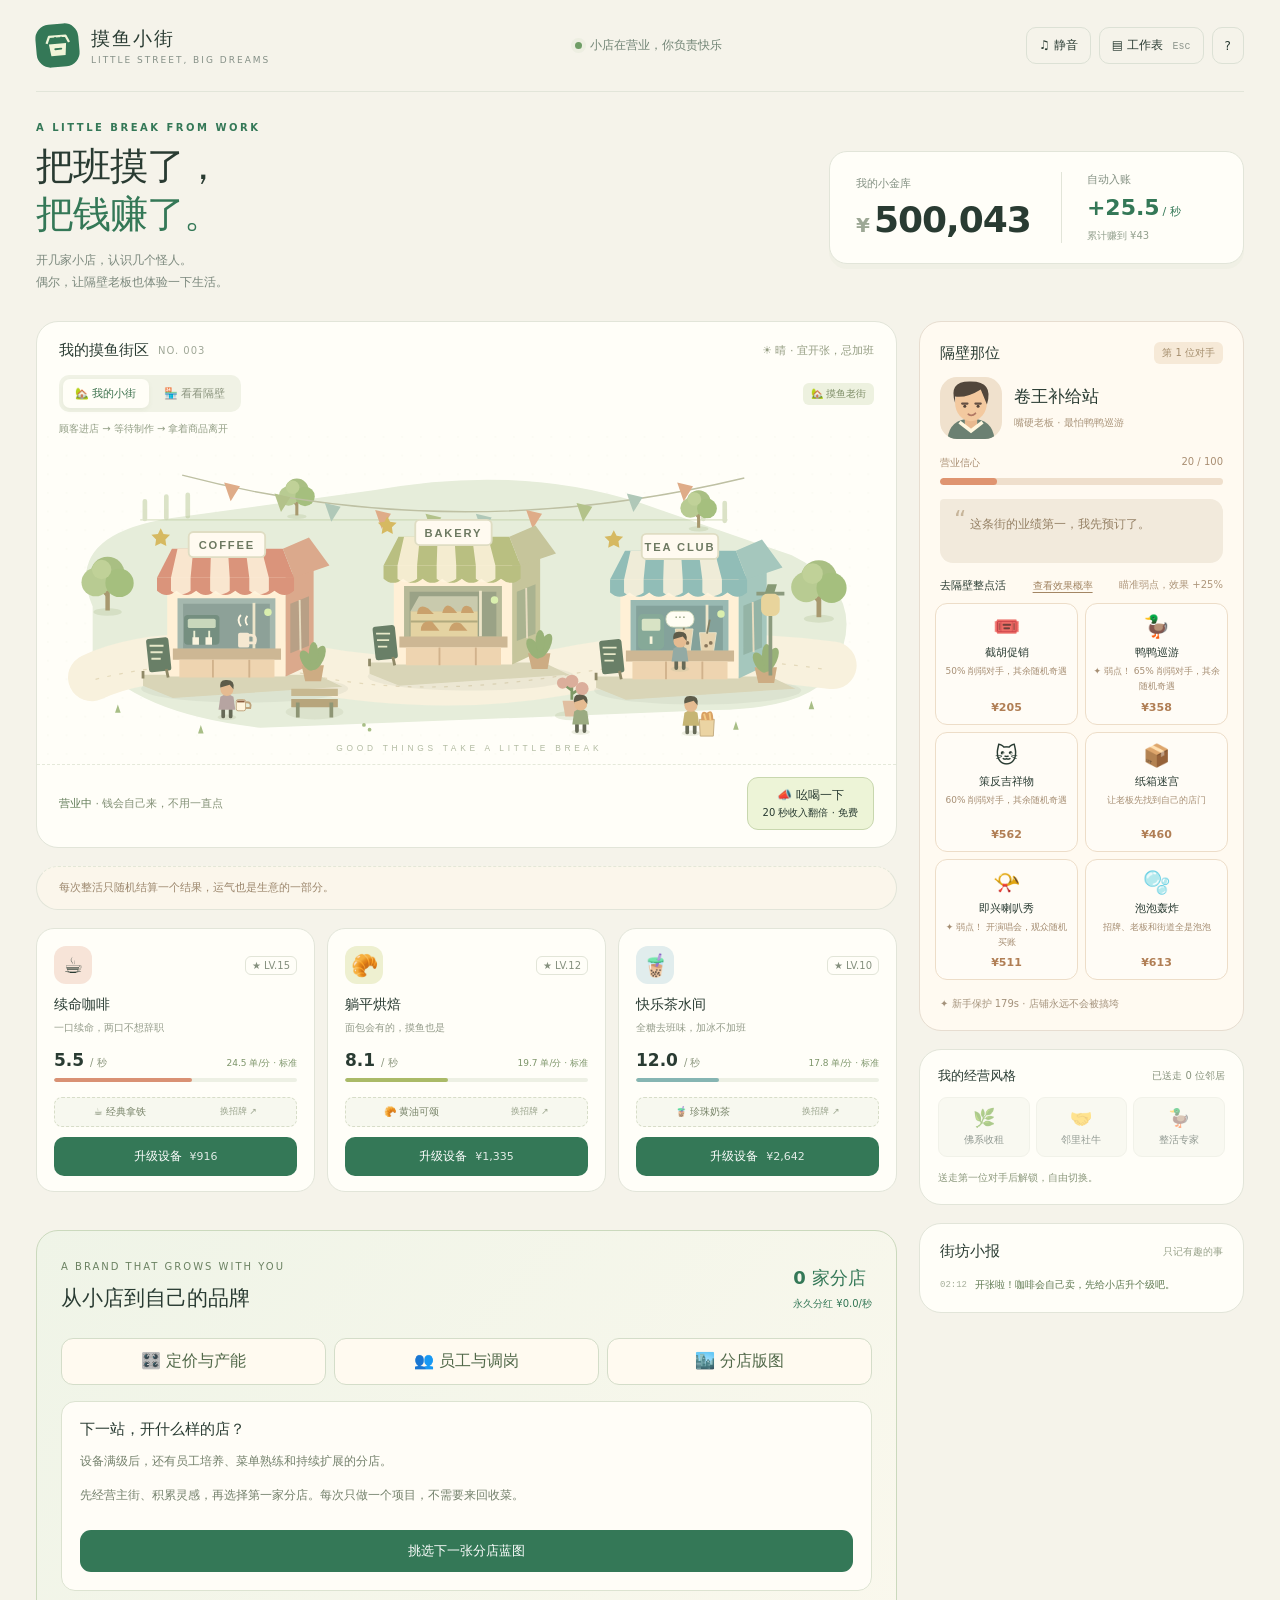
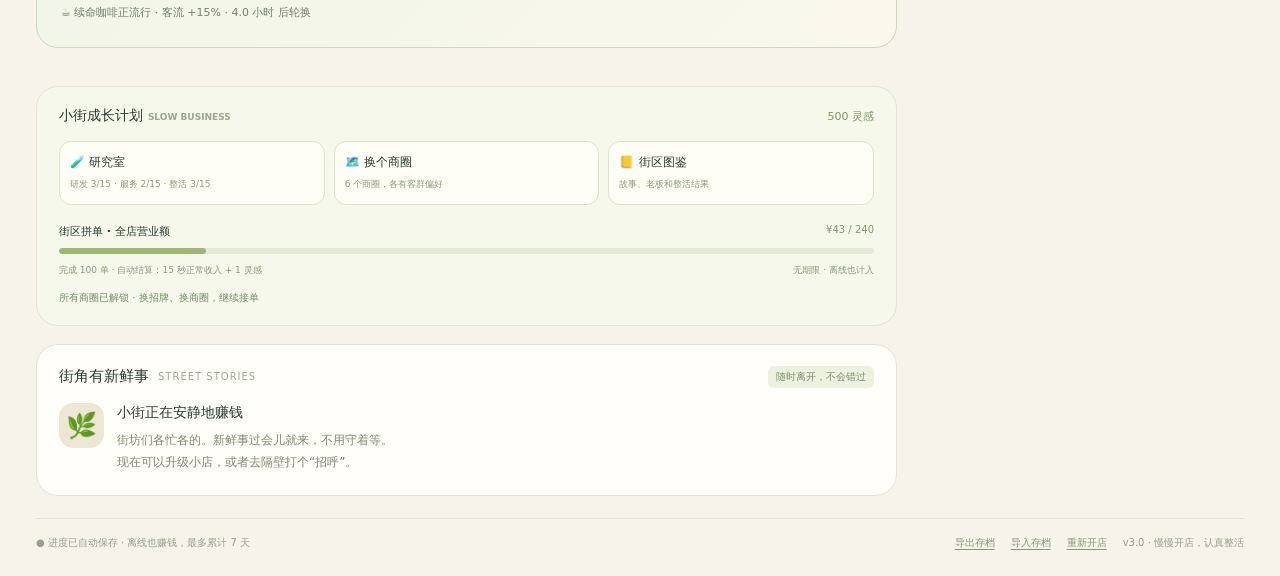
<file: src/qa/cinema-1.html>
<!doctype html>
<html lang="zh-CN">
<head>
<meta charset="utf-8">
<meta name="viewport" content="width=device-width,initial-scale=1">
<meta name="theme-color" content="#f5f3ea">
<title>摸鱼小街 · 把班摸了，把钱赚了</title>
<style>
:root{--paper:#f5f3ea;--ink:#293b32;--muted:#859087;--green:#347857;--lime:#deedac;--orange:#e8784f;--line:#e2e5d9;--white:#fffef8;--radius:22px;font-family:"Microsoft YaHei","PingFang SC",system-ui,sans-serif;color:var(--ink);background:var(--paper);font-synthesis:none}
*{box-sizing:border-box}body{margin:0}button,input{font:inherit}button{cursor:pointer;touch-action:manipulation;color:inherit}button:disabled{cursor:not-allowed}button:focus-visible,a:focus-visible,summary:focus-visible,[tabindex]:focus-visible{outline:3px solid #ec956b;outline-offset:4px}button{transition:transform .16s,background .16s,box-shadow .16s}button:not(:disabled):active{transform:translateY(2px)}button:not(:disabled):hover{filter:brightness(.97)}button:disabled{opacity:.5}a{color:var(--green)}[hidden]{display:none!important}.wrap{max-width:1432px;margin:auto;padding:0 36px 24px}.topbar{height:92px;display:flex;align-items:center;justify-content:space-between;border-bottom:1px solid var(--line);gap:20px}.brand{display:flex;gap:12px;align-items:center}.brandmark{width:43px;height:43px;background:var(--green);border-radius:14px;color:white;display:grid;place-items:center;transform:rotate(-5deg)}.brandmark svg{width:30px}.brand strong{display:block;font-size:19px;letter-spacing:2px}.brand small{font-size:9px;letter-spacing:2px;color:var(--muted);display:block;margin-top:3px}.header-note{font-size:12px;color:#718475;display:flex;align-items:center;gap:8px}.dot{display:inline-block;width:7px;height:7px;background:#6f9d66;border-radius:50%;box-shadow:0 0 0 4px #6f9d6610}.tools{display:flex;gap:8px}.tool{border:1px solid #dce1d5;background:transparent;border-radius:10px;padding:9px 12px;font-size:12px}.tool kbd{font-size:10px;margin-left:6px;opacity:.5}.hero{display:flex;justify-content:space-between;align-items:center;padding:30px 0 28px;gap:24px}.eyebrow{font-size:10px;letter-spacing:2.5px;color:var(--green);font-weight:700;margin:0 0 10px}.hero h1{font-size:38px;letter-spacing:-1px;line-height:1.25;margin:0;font-weight:800}.hero h1 span{color:var(--green)}.hero p.subtitle{font-size:12px;color:#7b887d;margin:12px 0 0;line-height:1.8}.wallet{display:flex;align-items:center;gap:30px;background:var(--white);border:1px solid var(--line);border-radius:18px;padding:20px 26px;min-width:415px;box-shadow:0 5px 0 #e8eadd66}.stat-label{font-size:11px;color:#849183;display:block;margin-bottom:8px}.cash{font-size:36px;font-weight:800;letter-spacing:-1px;font-variant-numeric:tabular-nums;white-space:nowrap}.cash small{font-size:20px;color:#9da895;margin-right:5px}.wallet-right{border-left:1px solid var(--line);padding-left:25px;min-width:110px}.rate{font-size:22px;font-weight:750;color:var(--green);font-variant-numeric:tabular-nums}.rate small{font-size:11px;font-weight:400;margin-left:3px}.lifetime{font-size:10px;color:#93a08e;margin-top:9px}.layout{display:grid;grid-template-columns:minmax(0,1fr) 325px;gap:22px;align-items:start}.left,.right{min-width:0;display:flex;flex-direction:column;gap:18px}.panel{background:var(--white);border:1px solid var(--line);border-radius:var(--radius);overflow:hidden}.scene-head{padding:19px 22px 0;display:flex;align-items:center;justify-content:space-between;gap:12px}.section-title{margin:0;font-size:15px;font-weight:750;display:flex;gap:9px;align-items:center}.section-title small{font-weight:400;font-size:10px;color:#a0a898;letter-spacing:1px}.weather{font-size:11px;color:#949d82;white-space:nowrap}.scene{position:relative;aspect-ratio:900/352;margin:0 10px;isolation:isolate}.scene svg{width:100%;height:100%;display:block}.scene-bottom{display:flex;justify-content:space-between;align-items:center;gap:12px;padding:12px 22px 17px;border-top:1px dashed #e5e9da}.scene-tip{font-size:11px;line-height:1.8;color:#839076}.scene-tip b{color:#5e7954;font-weight:500}.boost{padding:9px 15px;border:1px solid #c8d7ae;border-radius:11px;background:#edf4d7;font-size:12px;font-weight:700;white-space:nowrap}.boost span{font-weight:400;font-size:10px;display:block;margin-top:2px}.shop-grid{display:grid;grid-template-columns:repeat(3,minmax(0,1fr));gap:12px}.shop-card{padding:17px 17px 15px;border:1px solid var(--line);background:var(--white);border-radius:18px;position:relative;transition:box-shadow .2s}.shop-card.selected{box-shadow:0 0 0 3px #aeca92}.shop-top{display:flex;align-items:center;justify-content:space-between;margin-bottom:12px}.shop-icon{width:38px;height:38px;border-radius:12px;display:grid;place-items:center;font-size:22px;background:var(--tint)}.level{font-size:10px;color:#85907e;border:1px solid #e2e5d8;border-radius:6px;padding:3px 6px;font-variant-numeric:tabular-nums}.shop-card h3{font-size:14px;margin:0 0 5px}.shop-desc{font-size:10px;color:#939b89;margin:0 0 14px;line-height:1.7;min-height:17px}.shop-earning{display:flex;align-items:baseline;justify-content:space-between;margin-bottom:8px;gap:4px}.shop-earning strong{font-size:17px;font-variant-numeric:tabular-nums}.shop-earning small{font-size:10px;font-weight:400;color:#8b967d}.shop-earning .next{font-size:9px;color:#7d956a}.progress{height:4px;background:#edf0e4;border-radius:10px;margin-bottom:15px;overflow:hidden}.progress i{display:block;height:100%;background:var(--accent);border-radius:10px;width:0}.buy{width:100%;border:0;background:var(--green);color:white;border-radius:10px;padding:11px 5px;display:flex;justify-content:center;gap:8px;align-items:center;font-size:12px;font-weight:700}.buy .price{font-size:11px;font-weight:500;opacity:.85}.shop-card.locked .buy{background:#eef0e5;color:#69775c;border:1px solid #dee4d1}.shop-card.locked .shop-icon{filter:grayscale(.6);opacity:.65}.shop-card.locked .progress i{background:#cdd8ad}.shop-card.locked .shop-earning{color:#9ca58f}.event-card{padding:21px 22px;background:#fffef8;position:relative}.event-top{display:flex;align-items:center;justify-content:space-between;margin-bottom:15px}.pill{font-size:10px;display:inline-flex;padding:4px 8px;border-radius:6px;background:#edf1df;color:#7e8e67}.event-content{display:flex;gap:13px;align-items:flex-start}.portrait{width:45px;height:45px;border-radius:14px;background:#efe7d5;display:grid;place-items:center;font-size:25px;flex-shrink:0}.event-copy h3{font-size:14px;margin:1px 0 7px}.event-copy p{margin:0;font-size:12px;color:#808974;line-height:1.9}.choices{display:flex;gap:8px;flex-wrap:wrap;margin-top:16px}.choice{flex:1;min-width:125px;text-align:left;background:#f3f5e9;border:1px solid #e3e8d4;border-radius:11px;padding:11px 12px;font-size:12px}.choice small{display:block;color:#899776;font-size:10px;margin-top:5px;line-height:1.6}.empty-event{color:#8c967f;font-size:12px;line-height:2}.rival{border-color:#e7ddd0;background:#fffaf1}.rival-head{padding:20px 20px 13px;display:flex;align-items:center;justify-content:space-between}.rival-head .pill{background:#f6e9d7;color:#a48d6c}.rival-person{display:flex;gap:12px;align-items:center;padding:0 20px}.rival-avatar{height:62px;width:62px;flex-shrink:0;border-radius:17px;background:#f0e1cd;overflow:hidden}.rival-avatar svg{width:100%;height:100%}.rival-info h3{font-size:17px;margin:0 0 6px}.rival-info p{font-size:10px;color:#aa957b;margin:0;line-height:1.7}.rival-health{padding:17px 20px 0}.health-label{display:flex;justify-content:space-between;font-size:10px;color:#a98e72;margin-bottom:8px}.health{height:7px;background:#efdfcc;border-radius:10px;overflow:hidden}.health i{display:block;background:#df9470;width:100%;height:100%;border-radius:10px;transition:width .6s}.bubble{margin:14px 20px;background:#f2eadc;border-radius:4px 13px 13px 13px;padding:12px 14px;min-height:64px;font-size:12px;line-height:1.8;color:#958165;position:relative}.bubble::before{content:"“";font-size:24px;line-height:18px;color:#c7b59a;margin-right:4px}.prank-heading{padding:1px 20px 10px;display:flex;justify-content:space-between;gap:5px;font-size:11px}.prank-heading span{color:#af977c;font-size:10px}.pranks{padding:0 15px 15px;display:flex;flex-direction:column;gap:7px}.prank{display:flex;align-items:center;gap:10px;width:100%;border:1px solid #edddc8;border-radius:12px;background:#fffcf6;text-align:left;padding:11px 12px}.prank .emoji{font-size:22px}.prank .name{font-size:12px;font-weight:700;display:block}.prank .effect{font-size:9px;color:#a68e73;display:block;margin-top:4px}.prank .cost{margin-left:auto;font-size:11px;font-weight:700;color:#b07e54;white-space:nowrap}.protection{font-size:9px;color:#a4927b;line-height:1.8;padding:0 20px 17px;margin:0}.style-card{padding:17px 18px}.style-header{display:flex;justify-content:space-between;align-items:center;margin-bottom:12px}.style-header h3{font-size:13px;margin:0}.style-header span{font-size:10px;color:#89947e}.style-options{display:grid;grid-template-columns:repeat(3,1fr);gap:6px}.style-option{background:#f4f5eb;border:1px solid #e5e7db;border-radius:9px;padding:9px 2px;font-size:10px}.style-option span{display:block;font-size:18px;margin-bottom:5px}.style-option.active{background:#e5efd2;border-color:#aebf93;color:#4d713b}.style-note{font-size:10px;color:#8b987c;line-height:1.8;margin:12px 0 0;min-height:18px}.log-panel{padding:18px 20px}.log-title{display:flex;align-items:center;justify-content:space-between;margin-bottom:15px}.log-title span{font-size:10px;color:#9ba58e}.log-list{list-style:none;margin:0;padding:0;display:flex;flex-direction:column;gap:13px;max-height:194px;overflow:auto;scrollbar-width:thin}.log-list li{font-size:10px;line-height:1.8;color:#8b927e;display:flex;gap:8px}.log-list time{font-family:ui-monospace,monospace;font-size:9px;color:#a7af9b;flex-shrink:0;padding-top:1px}.log-list li:first-child{color:#5d7850}.footer{margin-top:22px;padding:15px 0 0;border-top:1px solid var(--line);display:flex;justify-content:space-between;gap:15px;color:#97a18c;font-size:10px;line-height:1.8}.footer button{padding:0;border:0;background:none;color:#88967b;font-size:10px;text-decoration:underline;text-underline-offset:3px}.footer-right{display:flex;gap:16px;align-items:center}.toast{position:fixed;bottom:30px;left:50%;transform:translate(-50%,20px);opacity:0;pointer-events:none;background:#304a38;color:#f6f8e9;padding:14px 22px;border-radius:13px;box-shadow:0 8px 30px #23392522;font-size:12px;z-index:40;max-width:min(90vw,560px);line-height:1.8;transition:.25s}.toast.show{opacity:1;transform:translate(-50%,0)}.float-coin{position:absolute;pointer-events:none;font-size:15px;font-weight:800;color:#b27e23;animation:coinup 1.5s ease-out forwards;text-shadow:0 2px white;z-index:2}.celebration{position:fixed;inset:0;pointer-events:none;z-index:35;overflow:hidden}.confetti{position:absolute;top:-20px;width:9px;height:15px;animation:fall 1.6s ease-in forwards}.customer{animation:stroll 17s linear infinite}.customer.back{animation:strollback 24s linear infinite}.customer.bob{animation:bob 2s ease-in-out infinite}.steam{animation:steam 3s ease-in-out infinite}.bunting{transform-origin:50% 0;animation:sway 3s ease-in-out infinite}.open-sign{animation:signpulse 4s ease-in-out infinite}.store-touch{cursor:pointer}.store-touch:hover .shop-roof{filter:brightness(1.035)}
@keyframes coinup{0%{opacity:0;transform:translateY(10px) scale(.8)}20%{opacity:1}100%{opacity:0;transform:translateY(-65px) scale(1.1)}}@keyframes fall{to{transform:translateY(100vh) rotate(450deg);opacity:0}}@keyframes stroll{from{transform:translateX(-90px)}to{transform:translateX(970px)}}@keyframes strollback{from{transform:translateX(970px)}to{transform:translateX(-90px)}}@keyframes bob{50%{transform:translateY(-3px)}}@keyframes steam{0%,100%{opacity:.25;transform:translateY(0)}50%{opacity:.6;transform:translateY(-5px)}}@keyframes sway{50%{transform:rotate(2deg)}}@keyframes signpulse{50%{opacity:.6}}
dialog{border:1px solid #dbe2cd;border-radius:24px;background:var(--white);padding:27px;max-width:440px;width:calc(100% - 32px);color:var(--ink);box-shadow:0 20px 90px #24362c33}dialog::backdrop{background:#27382c55;backdrop-filter:blur(4px)}dialog h2{font-size:23px;margin:7px 0 12px}dialog p{font-size:13px;color:#80906f;line-height:1.9}dialog .modal-icon{font-size:40px}dialog .modal-actions{display:flex;gap:10px;margin-top:20px}.primary,.secondary{border:0;background:var(--green);color:white;border-radius:11px;padding:12px 19px;font-size:13px}.secondary{background:#eef0e4;color:#738165}.offline-total{font-size:40px;font-weight:800;color:var(--green);margin:20px 0}.save-warning{background:#fff1d7;border-bottom:1px solid #eddbb3;padding:10px 18px;color:#8e6734;font-size:12px;text-align:center}.boss{position:fixed;inset:0;background:#fff;color:#333;z-index:100;font-family:Arial,"Microsoft YaHei",sans-serif;overflow:auto}.boss-head{padding:16px 24px;background:#217346;color:white;display:flex;justify-content:space-between;align-items:center}.boss-head button{border:0;background:transparent;color:white;font-size:14px}.boss-menu{padding:14px 25px;border-bottom:1px solid #ddd;font-size:13px;word-spacing:25px}.formula{padding:11px 25px;background:#fafafa;border-bottom:1px solid #ddd;font-size:12px;color:#777}.sheet{border-collapse:collapse;width:100%;font-size:12px;text-align:center;white-space:nowrap}.sheet th,.sheet td{border:1px solid #ddd;height:33px;padding:5px 12px}.sheet th{background:#f3f3f3;font-weight:400}.sheet .heading td{background:#eaf1ec;font-weight:bold}.sheet .selected{outline:2px solid #217346;outline-offset:-2px}.sheet-tabs{position:fixed;bottom:0;left:0;right:0;background:#f6f6f6;border-top:1px solid #ddd;height:35px;padding:8px 40px;font-size:12px;color:#217346}.sheet-note{color:#999;font-size:11px;padding:15px 25px}
@media(min-width:1500px){.wrap{padding-top:10px}.scene{aspect-ratio:900/380}.hero{padding:35px 0}}
@media(max-width:1100px){.wrap{padding:0 24px 20px}.layout{grid-template-columns:minmax(0,1fr) 295px;gap:16px}.shop-card{padding:13px 12px}.hero h1{font-size:32px}.wallet{min-width:355px;gap:20px;padding:17px 20px}.cash{font-size:31px}.header-note{display:none}.scene{margin:8px 0}.scene-head{padding:16px 16px 0}.scene-bottom{padding:11px 16px 15px}.shop-desc{font-size:9px}.shop-earning .next{display:none}}
@media(max-width:850px){.layout{grid-template-columns:1fr}.right{display:grid;grid-template-columns:1fr 1fr;align-items:start}.rival{grid-row:span 2}.log-panel{min-height:210px}.scene{aspect-ratio:900/340}.hero h1{font-size:30px}.wallet{min-width:330px}.hero{gap:20px}.subtitle{max-width:250px}.cash{font-size:28px}.rate{font-size:19px}.wallet-right{padding-left:18px}.shop-earning .next{display:block}}
@media(max-width:580px){.wrap{padding:0 15px 18px}.topbar{height:74px;gap:8px}.brand{gap:8px}.brandmark{width:35px;height:35px;border-radius:11px}.brand strong{font-size:16px}.brand small{font-size:7px;letter-spacing:1.6px}.tool{padding:8px;font-size:10px}.tool kbd{display:none}.tools{gap:5px}.hero{display:block;padding:24px 0 20px}.hero h1{font-size:30px}.hero h1 br{display:none}.hero p.subtitle{max-width:none;margin:9px 0 18px;font-size:11px}.eyebrow{font-size:9px;margin-bottom:9px}.wallet{min-width:0;padding:15px 20px;justify-content:space-between;gap:15px}.cash{font-size:32px}.wallet-right{min-width:125px}.stat-label{margin-bottom:5px}.layout{gap:16px}.left{gap:14px}.section-title{font-size:13px}.section-title small{font-size:8px}.weather{font-size:9px}.scene{aspect-ratio:900/390;overflow:hidden}.scene svg{width:115%;max-width:none;margin-left:-7.5%}.scene-bottom{gap:5px}.scene-tip{font-size:9px}.boost{font-size:10px;padding:7px 10px}.boost span{font-size:8px}.shop-grid{gap:7px}.shop-card{padding:12px 9px;border-radius:15px}.shop-card h3{font-size:12px}.shop-icon{width:29px;height:29px;font-size:17px;border-radius:9px}.level{font-size:8px;padding:3px}.shop-desc{font-size:8px;min-height:27px;margin-bottom:9px}.shop-earning strong{font-size:14px}.shop-earning small{font-size:8px}.shop-earning .next{display:none}.buy{display:block;padding:9px 1px;font-size:10px}.buy .price{font-size:10px;margin-left:3px}.shop-top{margin-bottom:11px}.progress{margin-bottom:11px}.event-card{padding:17px 16px}.event-copy p{font-size:11px}.choice{padding:10px;min-width:100px;font-size:11px}.choice small{font-size:9px}.right{grid-template-columns:1fr}.rival{grid-row:auto}.pranks{display:grid;grid-template-columns:repeat(3,1fr);gap:6px;padding:0 13px 13px}.prank{display:block;padding:11px 6px;text-align:center}.prank .emoji{font-size:23px}.prank .name{font-size:11px;margin-top:6px}.prank .effect{font-size:8px;min-height:26px;line-height:1.6}.prank .cost{display:block;margin-top:7px}.bubble{min-height:0}.log-panel{min-height:0}.footer{display:block;font-size:9px;margin-top:16px}.footer-right{margin-top:8px}.toast{bottom:18px;font-size:11px;width:max-content;text-align:center}}
@media(prefers-reduced-motion:reduce){*,*::before,*::after{animation:none!important;transition:none!important}.customer{display:none}.float-coin,.confetti{display:none}}
.stage-tools{padding:15px 22px 0;display:flex;align-items:center;justify-content:space-between;gap:12px}.view-tabs{display:flex;background:#f0f2e5;padding:4px;border-radius:10px;gap:3px}.view-tab{font-size:11px;padding:7px 12px;border:0;border-radius:7px;background:transparent;color:#8b947e}.view-tab[aria-pressed=true]{background:#fffef7;color:#3b704c;box-shadow:0 2px 5px #526c3610}.scene-caption{font-size:10px;color:#929e85}.scene{overflow:hidden}.stage-receipt{padding:11px 22px;border-top:1px dashed #e2e7d7;font-size:11px;color:#9b866c;background:#fbf6eb;line-height:1.8;min-height:43px}.scene .float-coin{z-index:3}.menu-btn{width:100%;margin:0 0 10px;border:1px dashed #d7ddc8;border-radius:8px;background:#f7f8ef;padding:7px 3px;color:#778368;font-size:10px;display:flex;justify-content:space-around;gap:2px}.menu-btn small{font-size:9px;color:#9da790}.long-panel{padding:20px 22px;background:#f5f8eb}.long-head{display:flex;justify-content:space-between;gap:12px;align-items:center;margin-bottom:16px}.long-head h2{margin:0;font-size:14px}.long-head span{font-size:11px;color:#7d9766}.long-actions{display:grid;grid-template-columns:repeat(3,1fr);gap:9px;margin-bottom:19px}.long-action{border:1px solid #dce3cb;background:#fffef6;border-radius:12px;padding:12px 10px;text-align:left}.long-action b{font-size:12px;display:block;margin-bottom:6px}.long-action small{font-size:9px;line-height:1.6;color:#8f9a7f;display:block}.contract-head{display:flex;justify-content:space-between;gap:9px;font-size:11px;margin-bottom:9px}.contract-head span{font-variant-numeric:tabular-nums;color:#859575;font-size:10px}.contract-track{height:6px;border-radius:9px;background:#e4ead7;overflow:hidden}.contract-track i{height:100%;display:block;border-radius:9px;background:#9fb775;transition:width .4s}.contract-foot{display:flex;justify-content:space-between;gap:10px;font-size:9px;color:#8b9a76;margin-top:8px;line-height:1.8}.next-district{font-size:10px;color:#759265;margin:13px 0 0}.prank-heading button{background:none;padding:0;border:0;font-size:10px;color:#a38664;text-decoration:underline;text-underline-offset:3px}.pranks{display:grid;grid-template-columns:1fr 1fr;gap:7px}.prank{flex-direction:column;gap:6px;text-align:center;padding:10px 6px;min-height:117px}.prank .effect{line-height:1.7;min-height:29px}.prank .cost{margin:auto 0 0}.prank .name{font-size:11px}.prank .emoji{font-size:22px}.prank-heading{flex-wrap:wrap}.prank[disabled] .effect{opacity:.8}.research-row{display:flex;gap:12px;align-items:center;border-bottom:1px solid #e5e9d9;padding:17px 0}.research-row:last-child{border:0}.research-row .research-icon{font-size:28px}.research-row>div{flex:1}.research-row b{font-size:13px}.research-row small{font-size:10px;color:#8b9a7d}.research-row p{font-size:11px;margin:6px 0}.research-row button{padding:9px 12px;font-size:11px}.menu-grid{display:grid;grid-template-columns:1fr 1fr;gap:10px;margin-top:18px}.menu-item{background:#f5f7ec;border:1px solid #e0e7d0;border-radius:13px;text-align:left;padding:14px;display:flex;flex-direction:column;gap:7px}.menu-item>span{font-size:25px}.menu-item b{font-size:13px}.menu-item small{font-size:11px;color:#879777;line-height:1.8}.menu-item em{font-size:10px;font-style:normal;color:#7f9c60}.menu-item.chosen{border-color:#9bb87f;background:#eaf3d9}.journal-title{font-size:13px;margin-top:22px}.journal-grid{display:grid;grid-template-columns:repeat(2,1fr);gap:6px}.journal-item{font-size:10px;padding:9px;background:#f0f1e7;border-radius:7px;color:#a2aa98}.journal-item.found,.journal-dot.found{color:#528149;background:#e9f2d9}.journal-dot{font-size:9px;color:#bbc0ad;padding:2px 3px;border-radius:3px}.journal-prank{line-height:2.2!important;font-size:12px!important}.odds-scroll{overflow:auto}.odds-table{border-collapse:collapse;font-size:10px;white-space:nowrap}.odds-table th,.odds-table td{padding:8px;border:1px solid #e4e9d5;text-align:center}.odds-table th{background:#f0f4e4}.odds-table td{color:#82946f}dialog{max-height:85vh;overflow:auto}dialog:has(.odds-table){max-width:660px}#visitorLayer{pointer-events:none}.right{position:relative}.protection{font-size:10px}.scene-panel:has(#rivalBuilding){background:#fffaf1;border-color:#e7dccb}
@media(max-width:850px){.right{grid-template-columns:1fr 1fr}.rival{grid-row:span 2}.pranks{grid-template-columns:1fr 1fr}.stage-tools{padding:12px 17px 0}.long-panel{padding:18px}.stage-receipt{padding:10px 17px}}
@media(max-width:580px){.right{grid-template-columns:1fr}.pranks{grid-template-columns:repeat(3,1fr)}.prank{display:flex;min-height:135px}.scene-caption{display:none}.stage-tools{padding:12px 13px 0}.view-tab{padding:7px 10px;font-size:10px}.stage-tools>.pill{font-size:9px}.stage-receipt{font-size:10px;min-height:48px}.menu-btn{font-size:8px;display:block;padding:6px 2px}.menu-btn small{display:none}.long-panel{padding:17px 14px}.long-actions{gap:6px}.long-action{padding:10px 7px}.long-action b{font-size:10px}.long-action small{font-size:8px}.contract-head{font-size:10px}.contract-foot{display:block}.long-head h2{font-size:13px}.long-head span{font-size:10px}.menu-item{padding:11px}.menu-item small{font-size:10px}.shop-desc{display:none}.prank .effect{font-size:9px;min-height:33px}}

.company-panel{padding:24px;margin:20px 0;background:linear-gradient(130deg,#eff4e7,#faf8ed);border-color:#cbd9bd}.company-top,.ops-title{display:flex;justify-content:space-between;gap:12px;align-items:center}.company-kicker{font-size:10px;letter-spacing:2px;color:#6b8262}.company-panel h2{font-size:21px;margin:10px 0}.company-panel p{font-size:12px;color:#74816c;line-height:1.8}.company-tools{display:flex;gap:8px;flex-wrap:wrap;margin:16px 0}.company-tools button{flex:1;padding:12px 10px;background:#fffaf0;border:1px solid #d4ddc9;border-radius:12px;color:#52694a;font-weight:700;cursor:pointer}.company-number{font-size:18px;font-weight:800;color:#347857;white-space:nowrap}.company-number small{display:block;font-size:10px;font-weight:400;margin-top:7px}.company-project{background:#fffdf7;border:1px solid #dce3d1;border-radius:14px;padding:18px}.company-project h3{margin:0;font-size:15px}.company-project .primary{width:100%;margin-top:12px}.market-trend{font-size:11px!important;margin:12px 0 0!important}.ops-card{border:1px solid #e0e3d7;border-radius:14px;padding:16px;margin:14px 0}.ops-title span{font-size:11px;color:#859478}.ops-metrics{display:grid;grid-template-columns:repeat(3,1fr);gap:10px;margin:16px 0}.ops-metrics span{font-size:10px;color:#879079}.ops-metrics b{display:block;font-size:22px;line-height:1.6;color:#3d674c}.bottleneck{padding:8px 10px;background:#f2f3e5;border-radius:8px;font-size:11px!important}.price-options{display:flex;gap:6px}.price-options button{flex:1;min-width:0;padding:12px 5px;background:#fafaf4;border:1px solid #dbdfce;border-radius:10px;color:#65725b;cursor:pointer}.price-options small{display:block;font-size:9px;margin-top:7px}.price-options button.selected,.staff-assign button.selected{border-color:#448662;background:#e6f0de;color:#2a6749}.staff-grid{display:grid;grid-template-columns:1fr 1fr;gap:12px}.staff-card{border:1px solid #dedfcf;border-radius:14px;padding:16px;background:#fffdf7}.staff-face{font-size:32px;margin-bottom:8px}.staff-card b{display:block}.staff-card b small{font-size:10px;color:#8d997d;margin-left:7px}.staff-card p{font-size:11px!important;min-height:42px}.staff-card>span{display:block;font-size:10px;color:#8a917d;margin-bottom:12px}.staff-assign{display:flex;flex-wrap:wrap;gap:4px}.staff-assign button{padding:7px 9px;border:1px solid #dbdfce;border-radius:7px;color:#697a60;background:#f6f7ee;cursor:pointer;font-size:10px}.project-offers{display:grid;grid-template-columns:repeat(3,1fr);gap:12px}.project-offer{padding:15px;border:1px solid #d6dfcd;border-radius:12px;background:#fffdf6;display:flex;flex-direction:column}.project-offer>span{font-size:32px}.project-offer h3{font-size:15px;margin:12px 0}.project-offer p{font-size:11px!important}.project-offer>b{font-size:12px;color:#476b4e}.project-offer>small{font-size:10px;line-height:1.7;color:#8a907c;margin:10px 0 16px}.project-offer .primary{font-size:11px;padding:11px 6px;margin-top:auto;line-height:1.7}.project-offer .primary small{opacity:.7;font-weight:400}.project-line{display:grid;grid-template-columns:1fr auto;gap:8px;font-size:12px;margin:16px 0}.project-line small{display:block;font-size:10px;color:#98a089;margin-top:6px}.project-line .contract-track{grid-column:1/-1}.portfolio-stats{display:flex;justify-content:space-between;gap:10px;font-size:11px}.portfolio-stats b{display:block;margin-top:8px;font-size:23px;color:#3c7651}.portfolio-grid{display:grid;grid-template-columns:repeat(3,1fr);gap:10px}.portfolio-grid article{background:#f1f3e6;border-radius:12px;padding:18px;text-align:center}.portfolio-grid article span{font-size:32px;display:block}.portfolio-grid article b{display:block;font-size:12px;margin:10px 0}.portfolio-grid article small{font-size:10px;color:#879174;line-height:1.6}#infoDialog:has(.project-offers),#infoDialog:has(.staff-grid),#infoDialog:has(.ops-card){max-width:790px;width:calc(100% - 36px)}.cinema-caption{font:600 13px 'Microsoft YaHei',sans-serif;fill:#53684e}.stage-receipt{min-height:42px}.scene svg{overflow:hidden}#healthFill{transition:width .6s ease}button:disabled{cursor:not-allowed;opacity:.5}
@media(max-width:600px){.company-panel{padding:17px}.company-top{align-items:start}.company-number{font-size:16px}.company-panel h2{font-size:18px}.company-tools{gap:5px}.company-tools button{font-size:11px;padding:11px 7px}.staff-grid,.project-offers{grid-template-columns:1fr}.project-offer{display:grid;grid-template-columns:40px 1fr;gap:5px 10px}.project-offer h3{margin:8px 0}.project-offer>p,.project-offer>b,.project-offer>small,.project-offer>button{grid-column:1/-1}.project-offer>small{margin:2px 0 8px}.price-options b{font-size:11px}.price-options small{font-size:9px;line-height:1.7}.ops-card{padding:12px}.ops-metrics b{font-size:20px}.portfolio-grid{grid-template-columns:1fr 1fr}.portfolio-stats{font-size:10px}.company-project{padding:14px}}

.street-status{padding:16px 20px;margin:14px 0;background:#fff9e8;border-color:#e2d8b9}.vacancy-note{display:flex;flex-direction:column;gap:7px;color:#6b8053;font-size:13px}.vacancy-note span{font-size:11px;color:#929b7d}.nuisance-notice>b{display:block;font-size:12px;color:#ad835a;margin:4px 0 10px}.nuisance-notice>div{display:flex;gap:8px;flex-wrap:wrap}.nuisance-notice button{border:1px dashed #c5a970;border-radius:10px;padding:12px;background:#fffdf4;color:#8f794e;font-size:11px;cursor:pointer;flex:1}.nuisance-notice small{display:block;color:#aa9b78;font-size:9px;margin-top:6px}.research-gate{display:block;color:#9e8d65!important;line-height:1.8;margin:6px 0}.promotion-star{font-size:38px;color:#c4a259;letter-spacing:7px;margin:24px 0}.promotion-list{padding:12px 20px;background:#f3f4e8;border-radius:13px;margin:18px 0}.research-row>div{min-width:0}.level{max-width:none;white-space:nowrap;font-size:10px}#scene [data-nuisance]:focus{outline:none;filter:drop-shadow(0 0 3px #d1ab65)}.street-status[hidden]{display:none}
@media(max-width:600px){.street-status{padding:14px}.nuisance-notice>div{flex-direction:column}.vacancy-note{font-size:12px}.promotion-star{font-size:30px}.research-row .secondary{padding:9px 10px;white-space:nowrap}.research-row{gap:9px}}

</style>
</head>
<body>
<div id="saveWarning" class="save-warning" hidden>浏览器暂不允许保存进度。请用底部「导出存档」备份，本次仍可正常游玩。</div>
<div class="wrap" id="gameRoot">
 <header class="topbar">
  <div class="brand"><div class="brandmark"><svg viewBox="0 0 40 40" fill="none" aria-hidden="true"><path d="M8 17h23l-2 16H10L8 17Z" fill="#f0f5d8"/><path d="M5 16 9 7h22l4 9" stroke="#f0f5d8" stroke-width="3" stroke-linejoin="round"/><path d="M17 9v6m8-6 1 6M16 24h8" stroke="#347857" stroke-width="2.5" stroke-linecap="round"/></svg></div><div><strong>摸鱼小街</strong><small>LITTLE STREET, BIG DREAMS</small></div></div>
  <div class="header-note"><span class="dot"></span> 小店在营业，你负责快乐</div>
  <div class="tools"><button class="tool" id="soundBtn" aria-pressed="false">♫ 静音</button><button class="tool" id="workBtn">▤ 工作表 <kbd>Esc</kbd></button><button class="tool" id="helpBtn" aria-label="玩法说明">?</button></div>
 </header>
 <section class="hero">
  <div><p class="eyebrow">A LITTLE BREAK FROM WORK</p><h1>把班摸了，<br><span>把钱赚了。</span></h1><p class="subtitle">开几家小店，认识几个怪人。<br>偶尔，让隔壁老板也体验一下生活。</p></div>
  <div class="wallet"><div><span class="stat-label">我的小金库</span><div class="cash"><small>¥</small><span id="cash">88</span></div></div><div class="wallet-right"><span class="stat-label">自动入账</span><div class="rate">+<span id="rate">2</span><small>/ 秒</small></div><div class="lifetime" id="lifetime">累计赚到 ¥0</div></div></div>
 </section>
 <main class="layout">
  <div class="left">
   <section class="panel scene-panel"><div class="scene-head"><h2 class="section-title"><span id="sceneTitle">我的摸鱼街区</span> <small>NO. 003</small></h2><span class="weather">☀ 晴 · 宜开张，忌加班</span></div><div class="stage-tools"><div class="view-tabs"><button class="view-tab" id="homeView" aria-pressed="true">🏡 我的小街</button><button class="view-tab" id="rivalView" aria-pressed="false">🏪 看看隔壁</button></div><span class="pill" id="districtLabel">摸鱼老街</span></div><p class="scene-caption" id="sceneCaption" style="padding:0 22px;margin:10px 0 0">顾客进店 → 等待制作 → 拿着商品离开</p><div class="scene" id="scene" aria-label="你的商业街，顾客正在自动消费"></div><div class="scene-bottom"><div class="scene-tip" id="sceneTip"><b>营业中</b> · 钱会自己来，不用一直点</div><button class="boost" id="boostBtn">📣 吆喝一下<span>20 秒收入翻倍 · 免费</span></button></div></section>
   <div class="stage-receipt panel" id="lastResult">每次整活只随机结算一个结果。</div>
   <div class="street-status panel" id="streetStatus" hidden></div><section class="shop-grid" id="shops" aria-label="店铺升级"></section>
   <section class="panel company-panel"><div class="company-top"><div><span class="company-kicker">A BRAND THAT GROWS WITH YOU</span><h2 id="companyRank">从小店到自己的品牌</h2></div><div class="company-number"><span id="branchCount">0 家分店</span><small id="royalty">永久分红 ¥0/秒</small></div></div><div class="company-tools"><button id="manageBtn">🎛️ 定价与产能</button><button id="staffBtn">👥 员工与调岗</button><button id="portfolioBtn">🏙️ 分店版图</button></div><div class="company-project"><h3 id="companyTitle">下一站，开什么样的店？</h3><p id="companyDescription"></p><div id="projectSummary"></div><button class="primary" id="projectBtn">挑选下一张分店蓝图</button></div><p class="market-trend" id="marketTrend"></p></section>
   <section class="panel long-panel"><div class="long-head"><h2>小街成长计划 <small style="font-size:9px;color:#9aa88a">SLOW BUSINESS</small></h2><span id="ideaCount">0 灵感</span></div><div class="long-actions"><button class="long-action" id="researchBtn"><b>🧪 研究室</b><small id="researchSummary">研发 0/3 · 服务 0/3 · 整活 0/3</small></button><button class="long-action" id="districtBtn"><b>🗺️ 换个商圈</b><small>6 个商圈，各有客群偏好</small></button><button class="long-action" id="journalBtn"><b>📒 街区图鉴</b><small>故事、老板和整活结果</small></button></div><div class="contract-head"><b id="contractName">街区拼单 · 全店营业额</b><span id="contractProgress">0 / 240</span></div><div class="contract-track"><i id="contractFill"></i></div><div class="contract-foot"><span id="contractNote">自动结算，无需领取</span><span>无期限 · 离线也计入</span></div><p class="next-district" id="nextDistrict"></p></section>
   <section class="panel event-card"><div class="event-top"><h2 class="section-title">街角有新鲜事 <small>STREET STORIES</small></h2><span class="pill" id="eventStatus">不着急，随时处理</span></div><div id="eventContent"></div></section>
  </div>
  <aside class="right">
   <section class="panel rival"><div class="rival-head"><h2 class="section-title">隔壁那位</h2><span class="pill" id="rivalNumber">第 1 位对手</span></div><div class="rival-person"><div class="rival-avatar" id="rivalAvatar"></div><div class="rival-info"><h3 id="rivalName">卷王补给站</h3><p id="rivalTrait">嘴硬老板 · 最怕鸭鸭巡游</p></div></div><div class="rival-health"><div class="health-label"><span id="rivalState">营业信心</span><span id="rivalHp">100 / 100</span></div><div class="health" role="progressbar" aria-label="对手营业信心" aria-valuemin="0" aria-valuemax="100" aria-valuenow="100" id="rivalBar"><i id="healthFill"></i></div></div><div class="bubble" id="rivalQuote">我不是针对你，我是说这条街我全都要。</div><div class="prank-heading"><strong>去隔壁整点活</strong><button id="oddsBtn">查看效果概率</button><span id="prankStatus">每次捣乱后休息 45 秒</span></div><div class="pranks" id="pranks"></div><p class="protection" id="protection">✦ 新手保护中 · 你的店铺永远不会被搞垮</p></section>
   <section class="panel style-card"><div class="style-header"><h3>我的经营风格</h3><span id="defeatCount">已送走 0 位邻居</span></div><div class="style-options" id="styles"></div><p class="style-note" id="styleNote">送走第一位对手后解锁，自由切换。</p></section>
   <section class="panel log-panel"><div class="log-title"><h2 class="section-title">街坊小报</h2><span>只记有趣的事</span></div><ul class="log-list" id="logList"></ul></section>
  </aside>
 </main>
 <footer class="footer"><span id="saveStatus">● 进度自动保存 · 离线也赚钱，最多累计 7 天</span><div class="footer-right"><button id="exportBtn">导出存档</button><button id="importBtn">导入存档</button><button id="resetBtn">重新开店</button><span>v3.0 · 慢慢开店，认真整活</span></div></footer>
</div>
<input type="file" id="importFile" accept=".json,application/json" hidden>
<div class="toast" id="toast" role="status" aria-live="polite"></div><div class="celebration" id="celebration" aria-hidden="true"></div>
<dialog id="infoDialog" aria-labelledby="dialogTitle"><div class="modal-icon" id="dialogIcon">☕</div><h2 id="dialogTitle"></h2><div id="dialogBody"></div><div class="modal-actions" id="dialogActions"></div></dialog>
<section class="boss" id="boss" hidden aria-label="工作表视图"><div class="boss-head"><button id="returnBtn" aria-label="返回摸鱼小街">项目周报 · 数据汇总</button><span style="font-size:12px">已保存到本地</span></div><div class="boss-menu">文件 开始 插入 页面布局 公式 数据 审阅 视图</div><div class="formula">H8　 ▾　　　ƒx　　=SUM(D8:G8)</div><table class="sheet" id="sheet"></table><p class="sheet-note">内部工作表 · 统计口径：本期累计</p><div class="sheet-tabs">◁　▷　　数据明细　　　月度汇总　　　＋</div></section>
<script>
'use strict';
const KEY='little-street-cinema-qa-1', MAX_OFFLINE=7*86400, MAX_LEVEL=125;
const SHOP_DEFS=[
 {name:'续命咖啡',icon:'☕',desc:'一口续命，两口不想辞职',income:2,unlock:0,cost:36,tint:'#f7e4d8',accent:'#d99174',sign:'COFFEE'},
 {name:'躺平烘焙',icon:'🥐',desc:'面包会有的，摸鱼也是',income:7,unlock:240,cost:105,tint:'#eef0d0',accent:'#aaba67',sign:'BAKERY'},
 {name:'快乐茶水间',icon:'🧋',desc:'全糖去班味，加冰不加班',income:22,unlock:1100,cost:330,tint:'#e1eded',accent:'#86b5b2',sign:'TEA CLUB'}
];
const RIVALS=[
 {name:'卷王补给站',boss:'王卷卷',trait:'嘴硬老板',weak:1,color:'#6b8072',hello:'这条街的业绩第一，我先预订了。',hit:['优惠券比我的脸还大？','谁让鸭子来上班的？！','我的吉祥物怎么穿上你家工服了？'],bye:'我这叫战略转移，绝对不是开不下去。'},
 {name:'拼命三郎铺',boss:'张忙忙',trait:'促销狂魔',weak:0,color:'#b48769',hello:'买一送一！买二送老板的睡眠！',hit:['等等，你怎么比我还能送？','鸭子能不能先办张会员卡？','吉祥物也要双休？它不是玩偶吗？'],bye:'折扣打到底，老板先见底。我去休个假。'},
 {name:'随缘便利店',boss:'佛系阿福',trait:'淡定店长',weak:2,color:'#8699aa',hello:'客人来就来，不来我先喝杯茶。',hit:['缘分到你那边去了。','嘎嘎声还挺有禅意。','什么？连招财猫都不想躺平了？'],bye:'门关了，心开了。我去钓鱼。'},
 {name:'精致研究所',boss:'林讲究',trait:'精致达人',weak:1,color:'#af8d99',hello:'我家每杯咖啡都有自己的品牌故事。',hit:['传单的字体不对，影响整条街的审美。','这些鸭子破坏了我的极简构图！','那件荧光绿工服，真的很伤害我。'],bye:'暂停营业，重新定义营业。'},
 {name:'科技狠活屋',boss:'马程序',trait:'科技老板',weak:0,color:'#748bba',hello:'我的算法说，明天就能把你收购。',hit:['报错：顾客怎么被重定向了？','识别失败：鸭子不是有效用户。','吉祥物离职了？我没写这个分支。'],bye:'系统维护中。预计恢复时间：下辈子。'},
 {name:'好运来来来',boss:'钱多多',trait:'玄学掌柜',weak:2,color:'#ba9360',hello:'大师说这个铺位旺我，你懂什么。',hit:['你的优惠券把我的财运吸走了！','鸭子坐在财位上了，快请走！','你可以挖人，但怎么能挖我的财神！'],bye:'不是经营问题，是水星又逆行了。'}
];
const PRANKS=[{name:'截胡促销',icon:'🎟️',desc:'自己增收 20% · 对手掉信心',damage:18,min:20,seconds:8},{name:'鸭鸭巡游',icon:'🦆',desc:'召唤一群不讲道理的鸭子',damage:28,min:40,seconds:14},{name:'策反吉祥物',icon:'🐱',desc:'给它双休，让它换个老板',damage:40,min:70,seconds:22}];
const STYLES=[{id:'cozy',name:'佛系收租',icon:'🌿',desc:'所有店铺正常收入 +15%。安安静静把钱赚了。'},{id:'social',name:'邻里社牛',icon:'🤝',desc:'捣乱冷却降至 30 秒，费用打九折。'},{id:'chaos',name:'整活专家',icon:'🦆',desc:'捣乱造成的信心损失 +30%。邻居的快乐终结者。'}];
const EVENTS=[
 {icon:'🎧',who:'员工 · 小夏',title:'今天可以放点土味神曲吗？',text:'“老板，我做了八小时歌单。保证客人听完忘记自己来买什么。”',choices:[['放！快乐最重要','60 秒收入 +30%','music'],['去隔壁门口试播','对手信心 −12','musicRival'],['今天走安静路线','小费：20 秒正常收入','smallTip']]},
 {icon:'📦',who:'供货商 · 老陈',title:'有批长得很抽象的杯子',text:'“质量没问题，就是每个杯子都像在翻白眼。年轻人应该喜欢吧？”',choices:[['整一批情绪周边','花 20 秒收入，90 秒收入 +50%','cups'],['帮他想个广告词','感谢费：15 秒正常收入','thanks']]},
 {icon:'👩🏻',who:'常客 · 阿圆',title:'能做一杯香菜拿铁吗？',text:'“不加咖啡、不加奶、不要香菜。你自由发挥，我相信你的精神状态。”',choices:[['端上一杯白开水','稳稳获得 20 秒收入','smallTip'],['研发一杯空气拿铁','70% 获得 50 秒收入，30% 获得 5 秒','weirdDrink']]},
 {icon:'🤝',who:'隔壁老板',title:'要不先和平共处一会儿？',text:'“我妈说出门在外要和气生财。咱们先停战，客人一起招呼？”',choices:[['握手，先赚钱','90 秒互不捣乱，收入 +20%','truce'],['不握，我的鸭子还没下班','对手信心 −10','refuse']]},
 {icon:'🐈',who:'不请自来的猫',title:'它已经在收银台睡半小时了',text:'路过的客人越聚越多。猫睁开一只眼，仿佛在问：“我的出场费呢？”',choices:[['正式聘为店长','90 秒收入 +30%','cat'],['拍一张营业照','小费：20 秒正常收入','smallTip'],['邀请它去隔壁躺一会儿','对手信心 −12','catRival']]},
 {icon:'🤖',who:'店员 · 阿木',title:'咖啡机好像学会讲冷笑话了',text:'“它说自己很有压力，因为每天都在萃取。”店员已经笑到无法拉花。',choices:[['挂牌：脱口秀咖啡','60 秒收入 +50%','machine'],['让隔壁也听听','对手信心 −10','machineRival']]},
 {icon:'🧾',who:'会计 · 小算盘',title:'从旧围裙里翻出一张券',text:'“老板，是设备店的折扣券！也可以退成零钱。请选择你的快乐。”',choices:[['留着升级设备','下一次已开店铺升级打七五折','coupon'],['零钱也是钱','获得 30 秒正常收入','cashback']]},
 {icon:'☔',who:'街区天气预报',title:'下雨了，大家都在找地方躲',text:'雨不大，但很适合喝点热的、吃点甜的，再假装等雨停。',choices:[['搬几把椅子出来','90 秒收入 +30%','rain'],['借隔壁招牌给客人挡雨','对手信心 −12','rainRival']]}
];
const $=id=>document.getElementById(id), clamp=(n,a,b)=>Math.min(b,Math.max(a,n));
const finite=(v,f=0)=>typeof v==='number'&&Number.isFinite(v)?v:f;
const money=n=>{n=Math.max(0,finite(n));return n>=1e8?(n/1e8).toFixed(2)+'亿':n>=1e6?(n/1e4).toFixed(1)+'万':Math.floor(n).toLocaleString('zh-CN')};
const decimal=n=>Number.isInteger(n)?String(n):n.toFixed(1), seconds=t=>Math.max(0,Math.ceil(t/1000));
const esc=s=>String(s).replace(/[&<>"']/g,c=>({'&':'&amp;','<':'&lt;','>':'&gt;','"':'&quot;',"'":'&#39;'}[c]));
function fresh(now){return {version:3,cash:88,earned:0,levels:[1,0,0],defeats:0,style:'cozy',npc:{type:0,hp:100,max:100,quote:RIVALS[0].hello},respawnAt:0,prankReady:0,hypeReady:0,boosts:[],truceUntil:0,slowUntil:0,online:0,counterIn:300,eventIn:35,eventId:null,eventHistory:[],coupon:false,logs:[],savedAt:now,sound:false,...freshExpansion(),...freshManagement(),...freshNeighborhood()};}
function normalize(raw,now){
 if(!raw||![1,2,3].includes(raw.version)||!Array.isArray(raw.levels)||raw.levels.length!==3||typeof raw.cash!=='number'||!Number.isFinite(raw.cash))throw Error('这不是有效的摸鱼小街存档');
 const s=fresh(now), num=(key,min,max)=>s[key]=clamp(finite(raw[key],s[key]),min,max);
 ['cash','earned'].forEach(k=>num(k,0,1e15)); s.levels=raw.levels.map((v,i)=>clamp(Math.floor(finite(v)),i===0?1:0,MAX_LEVEL));
 num('defeats',0,1e6);s.defeats=Math.floor(s.defeats);s.style=STYLES.some(x=>x.id===raw.style)?raw.style:'cozy';
 for(const k of ['prankReady','hypeReady','truceUntil','slowUntil','respawnAt'])num(k,0,now+600000);
 num('online',0,1e10);num('counterIn',0,300);num('eventIn',0,180);num('savedAt',0,now);
 s.boosts=Array.isArray(raw.boosts)?raw.boosts.filter(b=>b&&[1.2,1.3,1.5,2].includes(b.factor)&&Number.isFinite(b.until)).slice(0,4).map(b=>({factor:b.factor,until:clamp(b.until,0,now+90000)})):[];
 if(!Array.isArray(raw.boosts)&&raw.boostUntil>now&&[1.2,1.3,1.5,2].includes(raw.boostFactor))s.boosts=[{factor:raw.boostFactor,until:Math.min(raw.boostUntil,now+90000)}];
 s.eventId=Number.isInteger(raw.eventId)&&EVENTS[raw.eventId]?raw.eventId:null;s.eventHistory=Array.isArray(raw.eventHistory)?raw.eventHistory.filter(v=>Number.isInteger(v)&&EVENTS[v]).slice(-3):[];
 s.coupon=raw.coupon===true;s.sound=raw.sound===true;s.logs=Array.isArray(raw.logs)?raw.logs.filter(v=>v&&typeof v.text==='string').slice(0,12).map(v=>({text:v.text.slice(0,200),time:String(v.time||'').slice(0,5)})):[];
 if(raw.npc&&Number.isInteger(raw.npc.type)&&RIVALS[raw.npc.type]){s.npc.type=raw.npc.type;s.npc.max=100+Math.min(40,Math.floor(s.defeats/3)*5);s.npc.hp=clamp(finite(raw.npc.hp,100),0,s.npc.max);s.npc.quote=typeof raw.npc.quote==='string'?raw.npc.quote.slice(0,180):RIVALS[s.npc.type].hello;}
 normalizeExpansion(s,raw);normalizeManagement(s,raw);normalizeNeighborhood(s,raw,now);if(s.npc.hp<=0&&!s.respawnAt)s.respawnAt=now+1000;if(s.npc.hp>0)s.respawnAt=0;return s;
}
function activeBoost(s,now){return s.boosts.filter(b=>b.until>now).reduce((best,b)=>b.factor>best.factor||(b.factor===best.factor&&b.until>best.until)?b:best,{factor:1,until:0});}
function liveRate(s,now){return normalRate(s,now)*activeBoost(s,now).factor*(now<s.slowUntil?.9:1);}
function prankCost(s,i){return Math.ceil(Math.max(PRANKS[i].min,normalRate(s)*PRANKS[i].seconds)*(s.defeats>0&&s.style==='social'?.9:1)*(s.levels[1]>0&&s.products?.[1]===2?.85:1)*(1-Math.max(0,s.research.prank-3)*.02));}
function addCash(s,amount){amount=Math.max(0,finite(amount));s.cash=Math.min(1e15,s.cash+amount);s.earned=Math.min(1e15,s.earned+amount);return amount;}
function purchaseBase(s,i){if(!SHOP_DEFS[i]||s.levels[i]>=MAX_LEVEL)return false;const cost=upgradeCost(s,i);if(s.cash+1e-7<cost)return false;const wasOpen=s.levels[i]>0;s.cash=Math.max(0,s.cash-cost);s.levels[i]++;if(wasOpen)s.coupon=false;return true;}
function counterEffectBase(s,now,kind){if(s.online<180||s.npc.hp<=0||now<s.truceUntil||now<s.slowUntil)return null;if(kind==='cash'){const loss=Math.min(s.cash*.03,normalRate(s)*30);s.cash=Math.max(0,s.cash-loss);return {kind,loss};}s.slowUntil=now+20000;return {kind:'slow',loss:0};}
// v2 content and systems, embedded into the standalone index.html by upgrade-v2.py.
const PRODUCTS=[
 [{name:'经典拿铁',icon:'☕',mult:1,desc:'熟悉的味道，稳定营业。'},{name:'冰滴咖啡',icon:'🧊',mult:1.25,desc:'咖啡单件净利 +25%。'},{name:'灵感特调',icon:'💡',mult:1.1,desc:'咖啡单件净利 +10%，灵感产出 +50%。'},{name:'早八套餐',icon:'🥪',mult:1.15,desc:'搭配烘焙套餐时，咖啡单件净利 +70%。'}],
 [{name:'黄油可颂',icon:'🥐',mult:1,desc:'外酥里软的基础款。'},{name:'蜂蜜吐司',icon:'🍞',mult:1.25,desc:'烘焙单件净利 +25%。'},{name:'招财猫饼干',icon:'🐱',mult:1.1,desc:'烘焙单件净利 +10%，整活费用 −15%。'},{name:'早餐搭子',icon:'🥯',mult:1.15,desc:'搭配早八咖啡时，烘焙单件净利 +70%。'}],
 [{name:'珍珠奶茶',icon:'🧋',mult:1,desc:'全糖加冰，快乐标配。'},{name:'满杯果茶',icon:'🍋',mult:1.25,desc:'茶饮单件净利 +25%。'},{name:'整活气泡水',icon:'🫧',mult:1.1,desc:'茶饮单件净利 +10%，整活冷却 −5 秒。'},{name:'海盐冰沙',icon:'🍧',mult:1.35,desc:'茶饮单件净利 +35%；海边商圈提升至 +90%。'}]
];
const RESEARCH=[
 {id:'menu',name:'招牌研发',icon:'🧪',desc:['解锁三店第 2 款产品','解锁三店第 3 款策略产品','解锁三店第 4 款联动产品']},
 {id:'service',name:'贴心服务',icon:'🛎️',desc:['全店单件净利 +6%','全店单件净利累计 +12%','全店单件净利累计 +18%']},
 {id:'prank',name:'整活工坊',icon:'🦆',desc:['解锁「纸箱迷宫」','解锁「即兴喇叭秀」','解锁「泡泡轰炸」']}
];
const DISTRICTS=[
 {name:'摸鱼老街',icon:'🏡',need:0,mult:[1,1,1],ground:'#e6edda',desc:'三种生意都能安稳经营。'},
 {name:'写字楼下',icon:'🏢',need:3,mult:[1.5,1.2,.85],ground:'#e0e9df',desc:'咖啡客流 ×1.5，烘焙客流 ×1.2，茶饮客流 ×0.85。'},
 {name:'大学城',icon:'🎓',need:10,mult:[.9,1.15,1.5],ground:'#e9ebcf',desc:'咖啡客流 ×0.9，烘焙客流 ×1.15，茶饮客流 ×1.5。'},
 {name:'雨巷社区',icon:'🌦️',need:25,mult:[1.15,1.55,.9],ground:'#dfe8e5',desc:'咖啡客流 ×1.15，烘焙客流 ×1.55，茶饮客流 ×0.9。'},
 {name:'不夜小街',icon:'🌙',need:50,mult:[1.45,.9,1.5],ground:'#e3e0ed',desc:'咖啡客流 ×1.45，烘焙客流 ×0.9，茶饮客流 ×1.5。'},
 {name:'海风集市',icon:'🏖️',need:90,mult:[1.1,1.25,1.6],ground:'#d9ede8',desc:'咖啡客流 ×1.1，烘焙客流 ×1.25，茶饮客流 ×1.6；海盐冰沙额外增收。'}
];
const EXTRA_PRANKS=[
 {name:'纸箱迷宫',icon:'📦',desc:'让老板先找到自己的店门',damage:34,min:80,seconds:18,unlock:1,weights:[58,10,10,6,6,6,4]},
 {name:'即兴喇叭秀',icon:'📯',desc:'开演唱会，观众随机买账',damage:38,min:95,seconds:20,unlock:2,weights:[50,18,12,6,5,4,5]},
 {name:'泡泡轰炸',icon:'🫧',desc:'招牌、老板和街道全是泡泡',damage:43,min:110,seconds:24,unlock:3,weights:[63,10,8,5,5,4,5]}
];
PRANKS[0].desc='50% 削弱对手，其余随机奇遇';PRANKS[0].weights=[50,20,10,6,4,4,6];
PRANKS[1].desc='65% 削弱对手，其余随机奇遇';PRANKS[1].weights=[65,8,7,5,5,4,6];
PRANKS[2].desc='60% 削弱对手，其余随机奇遇';PRANKS[2].weights=[60,10,10,6,4,4,6];
PRANKS.push(...EXTRA_PRANKS);
const OUTCOME_TYPES=['damage','boost','cash','loss','slow','heal','miss'];
const OUTCOME_NAMES={damage:'隔壁受损',boost:'意外爆火',cash:'意外小费',loss:'小小破费',slow:'忙中出错',heal:'帮了倒忙',miss:'无事发生'};
EVENTS.push(
 {icon:'🎬',who:'电影社 · 小周',title:'借你的门头拍一部大片',text:'“预算只有三十，但片名已经想好了：《拿铁危机》。”',choices:[['提供友情场地','60 秒收入 +30%','music'],['给剧本提点建议','获得 3 点研发灵感','insight']]},
 {icon:'🛸',who:'顾客 · 神秘来客',title:'这杯奶茶支持星际配送吗？',text:'他认真问你能不能送到仙女座。看起来不像在开玩笑。',choices:[['先收地球段配送费','获得 30 秒正常收入','cashback'],['听听他的星际创业故事','获得 3 点研发灵感','insight']]},
 {icon:'🧓',who:'街坊 · 赵阿姨',title:'阿姨要给你介绍对象',text:'“隔壁老板人是卷了点，但店里有空调。你考虑一下？”',choices:[['阿姨，买杯咖啡吧','获得 20 秒正常收入','smallTip'],['转移话题，问做生意的经验','获得 3 点研发灵感','insight']]},
 {icon:'🪴',who:'园艺师 · 阿绿',title:'门口那盆草想换工作',text:'“它说当盆栽很无聊，想去做圣诞树。我觉得很有理想。”',choices:[['帮它打扮打扮','90 秒收入 +30%','cat'],['让它帮忙看设备折扣','获得一张设备七五折券','coupon']]},
 {icon:'🏃',who:'跑团 · 老队长',title:'终点可以设在你家店吗？',text:'“五公里，跑完一人一杯。我们不追求配速，只追求全糖。”',choices:[['安排饮料补给','90 秒收入 +30%','rain'],['赞助一个好听的队名','获得 30 秒正常收入','cashback']]},
 {icon:'🎨',who:'画手 · 小墨',title:'想给你画一幅老板肖像',text:'“我画画比较抽象，你不要提前对自己的五官抱有期待。”',choices:[['画完直接挂店里','60 秒收入 +30%','music'],['把灵感用到新产品上','获得 3 点研发灵感','insight']]},
 {icon:'🎤',who:'员工 · 小夏',title:'店员想办一场辞职主题开放麦',text:'“老板放心，全是创作，完全没有个人情绪在里面。”',choices:[['安排一个麦克风','60 秒收入 +50%','machine'],['一起写几个段子','获得 3 点研发灵感','insight']]},
 {icon:'🐶',who:'带狗的客人',title:'它只想来店里上班',text:'一只柯基叼着简历。工作经验写的是：门铃响一次，叫三次。',choices:[['聘为气氛组','90 秒收入 +30%','cat'],['给它发一份优秀员工奖','获得 20 秒正常收入','smallTip']]},
 {icon:'📚',who:'读书会 · 小林',title:'这周读《如何优雅地不努力》',text:'“我们想包几个座位，不过可能读两页就睡着。”',choices:[['睡吧，茶水管够','90 秒收入 +30%','rain'],['借本书来研究一下','获得 3 点研发灵感','insight']]},
 {icon:'🕹️',who:'复古玩家',title:'门口放台街机怎么样？',text:'“我负责机器，你负责提醒我回家。提醒就行，不一定听。”',choices:[['给游戏区开张','60 秒收入 +50%','machine'],['研究他的投币装置','获得 3 点研发灵感','insight']]},
 {icon:'🍄',who:'供货商 · 老陈',title:'这批蘑菇形状有点可爱',text:'“不是蘑菇，是面包。真的，蘑菇不会有奶油夹心。”',choices:[['搞个限量盲盒','70% 获得 50 秒收入，30% 获得 5 秒','weirdDrink'],['走稳妥路线','获得 20 秒正常收入','smallTip']]},
 {icon:'📮',who:'街区管理员',title:'有人给你投了一封感谢信',text:'信里只有一句话：“谢谢你开店，我终于有地方合理发呆了。”',choices:[['装裱起来','90 秒收入 +30%','cat'],['回一封信','获得 3 点研发灵感','insight']]},
 {icon:'💃',who:'广场舞团',title:'今晚来一场年轻人的养生局',text:'“就跳一首。真的就一首。加上返场、安可和合影。”',choices:[['门口欢迎大家','60 秒收入 +50%','machine'],['顺便推销热饮','获得 30 秒正常收入','cashback']]},
 {icon:'🧊',who:'制冰机',title:'它今天只肯吐爱心形的冰',text:'维修师傅说机器没坏，只是在热恋期，过几天可能就好了。',choices:[['推出限定情侣杯','90 秒收入 +30%','cat'],['研究它的浪漫算法','获得 3 点研发灵感','insight']]},
 {icon:'🎁',who:'旧同事 · 阿陆',title:'同事送来一个神秘纸箱',text:'里面是你以前留在公司的马克杯，还有一张写着“快跑”的便签。',choices:[['马克杯加入营业','获得 30 秒正常收入','cashback'],['把便签写进创业笔记','获得 3 点研发灵感','insight']]},
 {icon:'🌈',who:'街头摄影师',title:'雨后的小街长出了一道彩虹',text:'“老板，能不能笑一下？不是营业微笑，是发工资那种。”',choices:[['笑到客人也笑了','90 秒收入 +30%','rain'],['这张留作新菜单封面','获得 3 点研发灵感','insight']]}
);
function freshExpansion(){return {products:[0,0,0],research:{menu:0,service:0,prank:0},ideas:0,district:0,contractsDone:0,contract:{shop:-1,progress:0,target:240},outcomesSeen:[],rivalsSeen:[],eventsSeen:[],pranksUsed:0,lastPrank:null};}
function normalizeExpansion(s,raw){
 const x=freshExpansion();s.research={};for(const r of RESEARCH)s.research[r.id]=clamp(Math.floor(finite(raw.research?.[r.id])),0,3);
 s.products=SHOP_DEFS.map((_,i)=>clamp(Math.floor(finite(raw.products?.[i])),0,s.research.menu));
 s.ideas=clamp(finite(raw.ideas),0,1e9);s.contractsDone=clamp(Math.floor(finite(raw.contractsDone)),0,1e9);
 s.district=clamp(Math.floor(finite(raw.district)),0,DISTRICTS.length-1);if(s.contractsDone<DISTRICTS[s.district].need)s.district=0;
 s.contract={...x.contract};if(raw.contract){const i=raw.contract.shop;s.contract.shop=Number.isInteger(i)&&i>=0&&i<3&&s.levels[i]>0?i:-1;s.contract.target=clamp(finite(raw.contract.target,240),1,1e12);s.contract.progress=clamp(finite(raw.contract.progress),0,s.contract.target);}
 for(const k of ['outcomesSeen','rivalsSeen','eventsSeen'])s[k]=Array.isArray(raw[k])?[...new Set(raw[k])].filter(v=>k==='outcomesSeen'?typeof v==='string'&&/^([0-5]):(damage|boost|cash|loss|slow|heal|miss)$/.test(v):Number.isInteger(v)&&v>=0&&v<(k==='rivalsSeen'?RIVALS.length:EVENTS.length)):[];
 s.pranksUsed=clamp(Math.floor(finite(raw.pranksUsed)),0,1e9);
 s.lastPrank=raw.lastPrank&&typeof raw.lastPrank.text==='string'?{text:raw.lastPrank.text.slice(0,180),kind:OUTCOME_TYPES.includes(raw.lastPrank.kind)?raw.lastPrank.kind:'miss',at:clamp(finite(raw.lastPrank.at),0,Date.now())}:null;
}
function productMultiplier(s,i){const p=s.products?.[i]||0;let m=PRODUCTS[i][p].mult;if(i<2&&s.products?.[0]===3&&s.products?.[1]===3&&s.levels[0]>0&&s.levels[1]>0)m=1.7;if(i===2&&p===3&&s.district===5)m=1.9;return m;}
function prankCooldown(s){return Math.max(20,(s.defeats>0&&s.style==='social'?30:45)-(s.levels[2]>0&&s.products?.[2]===2?5:0));}
function rollOutcome(i,random=Math.random){const weights=PRANKS[i].weights,total=weights.reduce((a,b)=>a+b,0);let n=clamp(random(),0,.999999999)*total;for(let j=0;j<weights.length;j++){n-=weights[j];if(n<0)return OUTCOME_TYPES[j];}return 'miss';}
function attemptPrank(s,i,now,random=Math.random){
 const p=PRANKS[i];if(!p||(p.unlock||0)>s.research.prank||s.npc.hp<=0||now<s.prankReady||now<s.truceUntil)return null;
 const cost=prankCost(s,i);if(s.cash<cost)return null;const kind=rollOutcome(i,random);s.cash-=cost;s.prankReady=now+prankCooldown(s)*1000;s.pranksUsed++;
 const r={kind,cost,amount:0,text:'',effectCount:kind==='miss'?0:1};
 switch(kind){
  case 'damage':r.amount=Math.round(p.damage*(.8+clamp(random(),0,1)*.4)*(RIVALS[s.npc.type].weak===i%3?1.25:1)*(s.defeats>0&&s.style==='chaos'?1.3:1));s.npc.hp=Math.max(0,s.npc.hp-r.amount);r.text=p.name+'成功！隔壁信心 −'+r.amount+'。';break;
  case 'boost':{const until=now+45000,old=s.boosts.find(b=>b.factor===1.3&&b.until>now);if(old)old.until=Math.max(old.until,until);else s.boosts.push({factor:1.3,until});r.text='整活视频意外火了！你的收入 +30%，持续 45 秒。';break;}
  case 'cash':r.amount=normalRate(s)*(15+Math.floor(clamp(random(),0,1)*15));addCash(s,r.amount);r.text='围观群众笑出了小费！获得 ¥'+money(r.amount)+'。';break;
  case 'loss':r.amount=Math.min(s.cash*.01,normalRate(s)*10);s.cash=Math.max(0,s.cash-r.amount);r.text='道具买错了，额外小小破费 ¥'+money(r.amount)+'。';break;
  case 'slow':if(now<s.slowUntil){r.kind='miss';r.effectCount=0;r.text='员工已经在收拾上次的残局，本次没有新增损失。';}else{s.slowUntil=now+15000;r.text='员工笑得忘记接单：15 秒收入 −10%，自动恢复。';}break;
  case 'heal':r.amount=Math.min(8,s.npc.max-s.npc.hp);s.npc.hp+=r.amount;r.text='意外帮隔壁吸引了观众，对手信心 +'+r.amount+'。';break;
  default:r.text='老板正好去午睡了，整活扑了个空。';
 }
 const seen=i+':'+r.kind;if(!s.outcomesSeen.includes(seen))s.outcomesSeen.push(seen);s.lastPrank={kind:r.kind,text:r.text,at:now};return r;
}
let stageView='home',visualKey='',visitorNodes=[],lastLongState='',effectSerial=0;
function switchStage(view){stageView=view;lastScene='';visualKey='';render();}
function showProducts(i){const l=state.research.menu;modal(SHOP_DEFS[i].icon,SHOP_DEFS[i].name+' · 招牌菜单','<p>免费换招牌，等级保留。不同产品会改变经营打法；在研究室解锁新菜单。</p><div class="menu-grid">'+PRODUCTS[i].map((p,j)=>`<button class="menu-item ${state.products[i]===j?'chosen':''}" data-product-shop="${i}" data-product="${j}" ${j>l?'disabled':''}><span>${p.icon}</span><b>${p.name}</b><small>${j>l?'需要招牌研发 Lv.'+j:p.desc}</small>${state.products[i]===j?'<em>当前招牌</em>':''}</button>`).join('')+'</div>');}
function showDistricts(){modal('🗺️','去不同的商圈做生意','<p>换商圈免费，店铺、等级和现金全部保留。委托自动完成后会持续解锁新商圈。</p><div class="menu-grid">'+DISTRICTS.map((d,i)=>`<button class="menu-item ${state.district===i?'chosen':''}" data-district="${i}" ${state.contractsDone<d.need?'disabled':''}><span>${d.icon}</span><b>${d.name}</b><small>${d.desc}</small><em>${state.contractsDone<d.need?'完成 '+d.need+' 张委托解锁':state.district===i?'当前商圈':'点击搬到这里'}</em></button>`).join('')+'</div>');}
function showJournal(){const total=PRANKS.length*OUTCOME_TYPES.length+RIVALS.length+EVENTS.length,have=state.outcomesSeen.length+state.rivalsSeen.length+state.eventsSeen.length;modal('📒','街区图鉴 · '+have+'/'+total,'<p>遇见不同老板、处理街坊故事、发现整活结果。不会掉落重复材料，也没有限时收集。</p><h3 class="journal-title">老板档案 · '+state.rivalsSeen.length+'/'+RIVALS.length+'</h3><div class="journal-grid">'+RIVALS.map((r,i)=>`<span class="journal-item ${state.rivalsSeen.includes(i)?'found':''}">${state.rivalsSeen.includes(i)?'✓ '+r.name:'? '+r.trait}</span>`).join('')+'</div><h3 class="journal-title">整活发现 · '+state.outcomesSeen.length+'/'+(PRANKS.length*7)+'</h3>'+PRANKS.map((p,i)=>`<p class="journal-prank">${p.icon} ${p.name}<br>${OUTCOME_TYPES.map(k=>`<span class="journal-dot ${state.outcomesSeen.includes(i+':'+k)?'found':''}" title="${OUTCOME_NAMES[k]}">${state.outcomesSeen.includes(i+':'+k)?'●':'○'} ${OUTCOME_NAMES[k]}</span>`).join(' ')}</p>`).join('')+'<p>街坊故事：已处理 '+state.eventsSeen.length+'/'+EVENTS.length+' 篇。新故事会自动来找你。</p>');}
function showOdds(){modal('🎲','一次整活，只抽一种结果','<p>每种招数有不同概率。行动费用与冷却固定；下面七种结果只会抽中一个。对手退场奖励属于单独的关店结算。</p><div class="odds-scroll"><table class="odds-table"><tr><th>招数</th>'+OUTCOME_TYPES.map(k=>'<th>'+OUTCOME_NAMES[k]+'</th>').join('')+'</tr>'+PRANKS.map(p=>'<tr><th>'+p.name+'</th>'+p.weights.map(w=>'<td>'+w+'%</td>').join('')+'</tr>').join('')+'</table></div><p>负面结果最多额外扣当前现金 1% 且不超过 10 秒收入，或使收入降低 10%、持续 15 秒。不会毁店或降低等级。</p>');}
function renderLong(){
 const c=state.contract,ratio=clamp(c.progress/c.target,0,1),next=DISTRICTS.find(d=>d.need>state.contractsDone);
 $('ideaCount').textContent=Math.floor(state.ideas)+' 灵感';$('districtLabel').textContent=DISTRICTS[state.district].icon+' '+DISTRICTS[state.district].name;
 $('contractName').textContent=c.shop<0?'街区拼单 · 全店营业额':SHOP_DEFS[c.shop].name+' · 专属团购';$('contractProgress').textContent='¥'+money(c.progress)+' / '+money(c.target);$('contractFill').style.width=ratio*100+'%';
 $('contractNote').textContent='完成 '+state.contractsDone+' 单 · 自动结算：15 秒正常收入 + 1 灵感';$('nextDistrict').textContent=next?'再完成 '+(next.need-state.contractsDone)+' 单，解锁「'+next.name+'」':'所有商圈已解锁 · 换招牌、换商圈，继续接单';
 $('homeView').setAttribute('aria-pressed',String(stageView==='home'));$('rivalView').setAttribute('aria-pressed',String(stageView==='rival'));$('sceneTitle').textContent=stageView==='home'?'我的摸鱼街区':'隔壁 · '+RIVALS[state.npc.type].name;
 $('sceneCaption').textContent=stageView==='home'?'顾客进店 → 等待制作 → 拿着商品离开':'隔壁也在营业 · 招牌和店面会随经营状态变化';
 $('lastResult').textContent=state.lastPrank?OUTCOME_NAMES[state.lastPrank.kind]+' · '+state.lastPrank.text:'每次整活只随机结算一个结果，运气也是生意的一部分。';
 SHOP_DEFS.forEach((_,i)=>{$('productLabel'+i).textContent=PRODUCTS[i][state.products[i]].icon+' '+PRODUCTS[i][state.products[i]].name;$('menu'+i).disabled=state.levels[i]===0;});
 const sig=JSON.stringify([state.research,state.cash>=600,state.cash>=3200,state.cash>=15000,Math.floor(state.ideas)]);if(sig!==lastLongState){lastLongState=sig;$('researchSummary').textContent='研发 '+state.research.menu+'/3 · 服务 '+state.research.service+'/3 · 整活 '+state.research.prank+'/3';}
 if($('infoDialog').open&&$('dialogTitle').textContent.startsWith('小街研究室')){$('dialogTitle').textContent='小街研究室 · '+Math.floor(state.ideas)+' 灵感';for(const r of RESEARCH){const b=$('research-'+r.id),cost=researchCost(state,r.id);if(b)b.disabled=state.research[r.id]>=3||state.cash<cost.cash||state.ideas+1e-7<cost.ideas;}}
}
function carrySvg(i,productOverride){const p=productOverride??state.products[i],icon=PRODUCTS[i][p].icon;if(p!==0)return `<text x="8" y="21" font-size="18">${icon}</text>`;
 if(i===0)return '<g transform="translate(10 11)"><rect width="10" height="12" rx="2" fill="#fff5dd" stroke="#bfa47c"/><path d="M10 3q7-1 5 6h-5" fill="none" stroke="#bfa47c" stroke-width="2"/><path d="M1 2h8" stroke="#8b5e3f" stroke-width="2"/></g>';
 if(i===1)return '<g transform="translate(9 8)"><path d="M0 7h16l-1 18H1Z" fill="#ebd4a3" stroke="#c2aa7e"/><path d="M2 8q-1-12 6-8 7-6 7 8" fill="#d9a164"/><path d="m5 1 2 7m4-8 1 8" stroke="#f4cb85" stroke-width="2"/></g>';
 return '<g transform="translate(10 8)"><path d="M0 3h13l-2 19H2Z" fill="#e5c897" stroke="#aa976f"/><path d="m7-5-1 10" stroke="#6b7056" stroke-width="2"/><circle cx="5" cy="17" r="1.5" fill="#6c6250"/><circle cx="9" cy="15" r="1.5" fill="#6c6250"/></g>';
}
function visitPose(t,shop=0,reverse=false,rival=false){
 const xs=rival?[456]:[193,436,679],ys=rival?[224]:[218,205,220],tx=xs[rival?0:shop],ty=ys[rival?0:shop],start=reverse?942:-42,end=reverse?-42:942,lane=275+(shop%2)*13;
 const mix=(a,b,v)=>a+(b-a)*v;let x=start,y=lane,phase='路过',carrying=false,visible=true;
 if(t<4){x=mix(start,tx,t/4);phase='走向店铺';}
 else if(t<5.2){x=tx;y=mix(lane,ty,(t-4)/1.2);phase='进店';}
 else if(t<7.4){x=tx;y=ty;phase='等待制作';}
 else if(t<8){x=tx;y=ty;phase='取到商品';carrying=true;}
 else if(t<9.2){x=tx;y=mix(ty,lane,(t-8)/1.2);phase='出店';carrying=true;}
 else if(t<15.2){x=mix(tx,end,(t-9.2)/6);carrying=true;phase='购物后离开';}
 else visible=false;
 if(!['等待制作','取到商品'].includes(phase))y+=Math.sin(t*12)*1.1;
 return {x,y,phase,carrying,visible};
}
function visitorMarkup(){const shops=stageView==='home'?state.levels.map((l,i)=>l?i:-1).filter(i=>i>=0):[state.npc.type%3];visitorNodes=Array.from({length:stageView==='rival'&&state.npc.hp<=0?0:6},(_,j)=>({id:j,shop:shops[j%shops.length],offset:j*3.1,reverse:j%2===1}));return visitorNodes.map(v=>`<g id="visitor${v.id}" data-customer="${v.id}" aria-label="正在逛街的顾客"><g>${person(['#ce9d86','#9bab81','#93aaa4','#b6a4a1','#c6b574','#9baec0'][v.id])}</g><g id="carried${v.id}" opacity="0">${carrySvg(v.shop,stageView==='rival'?0:undefined)}</g><g id="waiting${v.id}" opacity="0"><rect x="-15" y="-32" width="30" height="17" rx="8" fill="#fffdf3" stroke="#d6dcbf"/><text x="0" y="-20" text-anchor="middle" font-size="13" fill="#879470">···</text></g></g>`).join('');}
function animateVisitors(now=Date.now()){
 if(document.hidden||bossMode)return;const reduced=matchMedia('(prefers-reduced-motion: reduce)').matches;
 for(const v of visitorNodes){const node=$('visitor'+v.id);if(!node)continue;const t=reduced?10+(v.id*.5):(now/1000+v.offset)%19.6,p=visitPose(t,v.shop,v.reverse,stageView==='rival');node.setAttribute('transform',`translate(${p.x.toFixed(2)} ${p.y.toFixed(2)})`);node.setAttribute('opacity',p.visible?'1':'0');node.setAttribute('data-phase',p.phase);node.setAttribute('aria-label',p.phase+' · '+SHOP_DEFS[v.shop].name);$('carried'+v.id)?.setAttribute('opacity',p.carrying?'1':'0');$('waiting'+v.id)?.setAttribute('opacity',p.phase==='等待制作'?'1':'0');}
}
function renderScene(){const d=DISTRICTS[state.district],zone=state.npc.hp<=0?0:Math.ceil(state.npc.hp/state.npc.max*3),sig=JSON.stringify([stageView,state.levels,state.products,state.district,state.npc.type,stageView==='rival'?zone:0]);if(sig===lastScene)return;lastScene=sig;let svg=stageView==='home'?buildHomeScene().replace('fill="#e6edda"','fill="'+d.ground+'"'):buildRivalScene();svg=svg.replace('</svg>','<g id="visitorLayer">'+visitorMarkup()+'</g><g id="nuisanceLayer"></g><g id="impactLayer" aria-hidden="true"></g></svg>');$('scene').innerHTML=svg;$('scene').setAttribute('aria-label',stageView==='home'?'顾客进店购买商品的商业街':'竞争对手 '+RIVALS[state.npc.type].name+' 的店铺');animateVisitors();}
function bindExpansion(){
 $('homeView').addEventListener('click',()=>switchStage('home'));$('rivalView').addEventListener('click',()=>switchStage('rival'));$('researchBtn').addEventListener('click',showResearch);$('districtBtn').addEventListener('click',showDistricts);$('journalBtn').addEventListener('click',showJournal);$('oddsBtn').addEventListener('click',showOdds);
 $('dialogBody').addEventListener('click',e=>{const r=e.target.closest('[data-research]'),p=e.target.closest('[data-product]'),d=e.target.closest('[data-district]');if(!r&&!p&&!d)return;settle();if(r){if(!buyResearch(state,r.dataset.research))return;log(RESEARCH.find(x=>x.id===r.dataset.research).name+'研究完成，新的经营选择已解锁。');showResearch();}else if(p){const i=Number(p.dataset.productShop),j=Number(p.dataset.product);if(!PRODUCTS[i]?.[j]||j>state.research.menu||state.levels[i]<=0)return;state.products[i]=j;$('infoDialog').close();toast('招牌换成「'+PRODUCTS[i][j].name+'」，等级全部保留。');}else{const i=Number(d.dataset.district);if(!DISTRICTS[i]||state.contractsDone<DISTRICTS[i].need)return;state.district=i;stageView='home';$('infoDialog').close();log('搬到「'+DISTRICTS[i].name+'」，店铺与等级全部保留。');}render();save();});
 setInterval(()=>animateVisitors(),50);
}

// v3: capacity, demand, staff development and persistent franchise projects.
const PRICING=[{name:'薄利多销',short:'平价',margin:.78,demand:1.45},{name:'日常好价',short:'标准',margin:1,demand:1},{name:'精品路线',short:'精品',margin:1.42,demand:.66}];
const STAFF=[
 {name:'阿团',icon:'🧑‍🍳',role:'出品能手',desc:'产能 +18%，每级再 +3%。',cost:0,ideas:0,cap:.18},
 {name:'小鹿',icon:'📣',role:'社交达人',desc:'客流 +25%，每级再 +4%。',cost:900,ideas:4,demand:.25},
 {name:'老麦',icon:'🥇',role:'匠心师傅',desc:'单件净利 +20%，每级再 +3%。',cost:2400,ideas:10,margin:.20},
 {name:'阿眠',icon:'🔬',role:'配方研究员',desc:'全街灵感 +40%，每级再 +5%。',cost:3800,ideas:16,idea:.40},
 {name:'双双',icon:'👯',role:'流水线搭档',desc:'产能 +30%，每级再 +4%；客流 −8%。',cost:6200,ideas:24,cap:.30,demand:-.08},
 {name:'大橘',icon:'🐈',role:'店长兼店猫',desc:'客流 +18%、净利 +10%；每级各 +2%。',cost:8500,ideas:32,demand:.18,margin:.10}
];
const PROJECT_TYPES=[
 {id:'volume',icon:'🥡',name:'社区便民店',desc:'用平价路线服务街坊。该店只有平价订单计入。',unit:800,fee:500,ideas:3,price:0,bonus:'每家永久增加全店产能 2%（最多 50%）'},
 {id:'premium',icon:'🎖️',name:'街角精品店',desc:'靠精品订单建立口碑。该店只有精品订单计入。',unit:420,fee:900,ideas:5,price:2,bonus:'每家永久增加全店单件净利 2%（最多 50%）'},
 {id:'trio',icon:'🥪',name:'三店生活馆',desc:'三家店各完成一份销量目标；三店都开张即可筹建。',unit:210,fee:1600,ideas:8,price:1,bonus:'每家永久增加全街灵感速度 5%（最多 100%）'}
];
function freshManagement(){return {pricing:[1,1,1],staff:[{hired:true,xp:0},...STAFF.slice(1).map(()=>({hired:false,xp:0}))],assignments:[0,-1,-1],served:[0,0,0],mastery:SHOP_DEFS.map(()=>[0,0,0,0]),businessTime:0,branches:[0,0,0],portfolio:[],project:null,projectNotice:null};}
function branchCount(s){return (s.branches||[0,0,0]).reduce((a,b)=>a+b,0);}
function staffLevel(s,id){return 1+Math.min(9,Math.floor(Math.sqrt(Math.max(0,s.staff?.[id]?.xp||0)/30)));}
function masteryLevel(s,i,p=s.products[i]){return Math.min(10,Math.floor(Math.sqrt((s.mastery?.[i]?.[p]||0)/1000)));}
function normalizeManagement(s,raw){
 const f=freshManagement();s.pricing=f.pricing.map((_,i)=>clamp(Math.floor(finite(raw.pricing?.[i],1)),0,2));
 s.staff=STAFF.map((_,i)=>({hired:i===0||raw.staff?.[i]?.hired===true,xp:clamp(finite(raw.staff?.[i]?.xp),0,1e8)}));
 const used=new Set();s.assignments=f.assignments.map((v,i)=>{const id=raw.assignments?.[i]??v;if(!Number.isInteger(id)||!s.staff[id]?.hired||used.has(id)||!s.levels[i])return -1;used.add(id);return id;});
 s.served=f.served.map((_,i)=>clamp(finite(raw.served?.[i]),0,1e15));s.mastery=f.mastery.map((row,i)=>row.map((_,j)=>clamp(finite(raw.mastery?.[i]?.[j]),0,1e15)));
 s.businessTime=clamp(finite(raw.businessTime),0,1e12);s.branches=f.branches.map((_,i)=>clamp(Math.floor(finite(raw.branches?.[i])),0,1e6));
 s.portfolio=Array.isArray(raw.portfolio)?raw.portfolio.filter(p=>p&&Number.isInteger(p.type)&&PROJECT_TYPES[p.type]&&Number.isInteger(p.shop)&&SHOP_DEFS[p.shop]&&Number.isInteger(p.no)&&p.no>0).slice(-12).map(p=>({type:p.type,shop:p.shop,no:p.no})):[];
 s.project=null;const p=raw.project;
 if(p&&Number.isInteger(p.type)&&PROJECT_TYPES[p.type]&&Number.isInteger(p.shop)&&SHOP_DEFS[p.shop]&&s.levels[p.shop]>0&&(p.type!==2||s.levels.every(Boolean))&&p.chapter===branchCount(s)){
  const offer=projectOffer(s,p.type);s.project={...offer,progress:offer.targets.map((target,i)=>clamp(finite(p.progress?.[i]),0,target))};
 }
 s.projectNotice=typeof raw.projectNotice==='string'?raw.projectNotice.slice(0,150):null;
}
function staffEffects(s,i){const id=s.assignments?.[i]??-1,d=STAFF[id],level=id<0?0:staffLevel(s,id)-1;if(!d||!s.staff[id].hired)return {cap:1,demand:1,margin:1,idea:0};return {
 cap:1+(d.cap||0)+(d.cap?level*(id===4?.04:.03):0),
 demand:1+(d.demand||0)+(d.demand>0?level*(id===5?.02:.04):0),
 margin:1+(d.margin||0)+(d.margin?level*(id===5?.02:.03):0),idea:(d.idea||0)+(d.idea?level*.05:0)};}
function trend(s){const n=Math.floor((s.businessTime||0)/14400);return {shop:n%3,left:14400-(s.businessTime||0)%14400};}
function operations(s,i,now=Date.now(),offline=false){
 if(!s.levels[i])return {capacity:0,demand:0,units:0,profit:0,rate:0,bottleneck:'尚未开张'};
 const level=s.levels[i],p=s.products?.[i]||0,price=PRICING[s.pricing?.[i]??1],staff=staffEffects(s,i),master=masteryLevel(s,i,p);
 const neighborhood=neighborhoodMultipliers(s,i,now,offline),prep=[1,1.12,.9,1.2][p],capacity=(.13+.025*level)*[1,.90,.78][i]/prep*staff.cap*(1+Math.min(.5,(s.branches?.[0]||0)*.02))*neighborhood.capacity;
 const regulars=Math.min(.35,Math.log1p((s.served?.[i]||0)/2000)*.06);
 const demand=(.22+.009*level)*DISTRICTS[s.district||0].mult[i]*price.demand*staff.demand*(1+regulars)*(trend(s).shop===i?1.15:1)*neighborhood.demand;
 const units=Math.min(capacity,demand),profit=[12,22,36][i]*price.margin*productMultiplier(s,i)*staff.margin*(1+master*.025)*(1+(s.research?.service||0)*.06)*(1+Math.max(0,(s.research?.menu||0)-3)*.04)*(1+Math.min(.5,(s.branches?.[1]||0)*.02));
 return {capacity,demand,units,profit,rate:units*profit,bottleneck:capacity<demand?'出品跟不上 · 升设备 / 配厨师':'客流不足 · 调价 / 换商圈 / 配揽客员工'};
}
function shopIncome(s,i){return operations(s,i).rate;}
function royalty(s){return branchCount(s)*2.5;}
function normalRate(s,now=Date.now(),offline=false){return s.levels.reduce((sum,_,i)=>sum+operations(s,i,now,offline).rate,0)*(s.defeats>0&&s.style==='cozy'?1.15:1)+royalty(s);}
function ideaRate(s){const staff=s.levels.reduce((sum,l,i)=>sum+(l?staffEffects(s,i).idea:0),0);return (s.products?.[0]===2?1.5:1)*(1+staff)*(1+Math.min(1,(s.branches?.[2]||0)*.05))/60;}
function projectOffer(s,type){const d=PROJECT_TYPES[type],chapter=branchCount(s),shop=(chapter+type)%3,factor=Math.min(50,1+.6*chapter+.07*chapter*chapter),targets=[0,0,0];if(type===2)targets.fill(Math.ceil(d.unit*factor));else targets[shop]=Math.ceil(d.unit*factor);return {type,chapter,shop,targets,fee:Math.ceil(d.fee*(1+chapter*.5)),ideas:Math.ceil(d.ideas*(1+Math.min(10,chapter)*.2))};}
function projectCanStart(s,type){if(s.project||!PROJECT_TYPES[type])return false;const o=projectOffer(s,type);return s.levels[o.shop]>0&&(type!==2||s.levels.every(Boolean))&&s.cash>=o.fee&&s.ideas+1e-7>=o.ideas;}
function startProject(s,type){if(!projectCanStart(s,type))return false;const o=projectOffer(s,type);s.cash-=o.fee;s.ideas=Math.max(0,s.ideas-o.ideas);s.project={...o,progress:[0,0,0]};s.projectNotice=null;for(let i=0;i<3;i++)if(o.targets[i])s.pricing[i]=PROJECT_TYPES[type].price;return true;}
function assignStaff(s,id,shop){if(!Number.isInteger(id)||!Number.isInteger(shop)||shop<0||shop>2||!s.levels[shop]||id< -1||id>=STAFF.length||id>=0&&!s.staff[id].hired)return false;for(let i=0;i<3;i++)if(id>=0&&s.assignments[i]===id)s.assignments[i]=-1;s.assignments[shop]=id;return true;}
function hireStaff(s,id){const d=STAFF[id];if(!d||s.staff[id].hired||s.cash<d.cost||s.ideas+1e-7<d.ideas)return false;s.cash-=d.cost;s.ideas-=d.ideas;s.staff[id].hired=true;return true;}
function completeProject(s){const p=s.project;if(!p||p.progress.some((v,i)=>v+1e-7<p.targets[i]))return false;s.branches[p.type]++;const no=branchCount(s);s.portfolio.push({type:p.type,shop:p.shop,no});s.portfolio=s.portfolio.slice(-12);s.project=null;s.projectNotice='第 '+no+' 家「'+PROJECT_TYPES[p.type].name+'」开业！永久分红 +¥2.5/秒，下一站由你决定。';s.ideas=Math.min(1e9,s.ideas+12+p.chapter*2);return true;}
function progressManagement(s,dt,ops){
 const p=s.project;s.businessTime=Math.min(1e12,s.businessTime+dt);
 for(let i=0;i<3;i++){if(!s.levels[i])continue;const units=ops[i].units*dt;s.served[i]=Math.min(1e15,s.served[i]+units);s.mastery[i][s.products[i]]=Math.min(1e15,s.mastery[i][s.products[i]]+units);const id=s.assignments[i];if(id>=0)s.staff[id].xp=Math.min(1e8,s.staff[id].xp+dt/60);
  if(p&&p.targets[i]&&s.pricing[i]===PROJECT_TYPES[p.type].price)p.progress[i]=Math.min(p.targets[i],p.progress[i]+units);
 }completeProject(s);
}
// Bounded steps let staff and recipe growth benefit both online and offline play.
// Promotional bonuses affect money only; they cannot manufacture franchise orders.
function advanceBusiness(s,from,to,offline=false){if(to<=from)return 0;let at=from,total=0;while(at<to){let end=Math.min(to,at+60000);const ends=[s.vacancy?.until,...(offline?[]:[...s.boosts.map(b=>b.until),s.slowUntil,...s.nuisances.map(n=>n.until)])];for(const until of ends)if(until>at&&until<end)end=until;
 const dt=(end-at)/1000,mid=(at+end)/2,ops=s.levels.map((_,i)=>operations(s,i,mid,offline)),rate=offline?normalRate(s,mid,true):liveRate(s,mid),gain=rate*dt;addCash(s,gain);advanceExpansion(s,dt,gain,mid,offline);progressManagement(s,dt,ops);total+=gain;at=end;
 }return total;}
function accrue(s,from,to){return advanceBusiness(s,from,to,false);}
function settleOffline(s,now){const elapsed=clamp((now-s.savedAt)/1000,0,MAX_OFFLINE),before=s.cash;advanceBusiness(s,now-elapsed*1000,now,true);s.savedAt=now;return {elapsed,gain:s.cash-before};}
function durationText(sec){if(!Number.isFinite(sec))return '调整经营后继续';return sec<3600?Math.max(1,Math.ceil(sec/60))+' 分钟':sec<86400?(sec/3600).toFixed(1)+' 小时':(sec/86400).toFixed(1)+' 天';}
function projectETA(s,p){let eta=0;for(let i=0;i<3;i++)if(p.targets[i]>p.progress[i]){if(s.pricing[i]!==PROJECT_TYPES[p.type].price)return Infinity;eta=Math.max(eta,(p.targets[i]-p.progress[i])/operations(s,i).units);}return eta;}
function showManagement(){modal('🎛️','经营台 · 找到每家店的短板','<p>卖出量取「产能、客流」中较小的一项。净利已扣原料与基础人工，无需补货或发工资。降低价格可能多卖，提高价格可能少卖。</p>'+SHOP_DEFS.map((d,i)=>{const o=operations(state,i);return `<section class="ops-card"><div class="ops-title"><b>${d.icon} ${d.name}</b><span>${state.levels[i]?'设备 Lv.'+state.levels[i]:'尚未开张'}</span></div><div class="ops-metrics"><span>产能<b id="cap-${i}">${(o.capacity*60).toFixed(1)}</b>件 / 分钟</span><span>客流<b id="demand-${i}">${(o.demand*60).toFixed(1)}</b>人 / 分钟</span><span>净利<b id="net-${i}">¥${o.rate.toFixed(2)}</b>每秒</span></div><p class="bottleneck" id="bottle-${i}">${o.bottleneck}</p><div class="price-options">${PRICING.map((p,j)=>{const alt=operations({...state,pricing:state.pricing.map((v,k)=>k===i?j:v)},i);return `<button data-price="${j}" data-shop="${i}" class="${state.pricing[i]===j?'selected':''}" ${!state.levels[i]?'disabled':''}><b>${p.name}</b><small>${(alt.units*60).toFixed(1)} 单/分 · ¥${alt.rate.toFixed(2)}/秒</small></button>`;}).join('')}</div><p>驻店：${state.assignments[i]>=0?STAFF[state.assignments[i]].icon+' '+STAFF[state.assignments[i]].name+' Lv.'+staffLevel(state,state.assignments[i]):'基础班组'} · 菜单熟练 Lv.${masteryLevel(state,i)}/10（每级净利 +2.5%）</p></section>`;}).join('')+'<p>顾客动画展示购买过程；实际销量按上面的经营数据结算。吆喝、事件加成只增加收入，不会凭空增加项目订单。</p>');}
function showStaff(){modal('👥','员工休息室 · 三个驻店席位','<p>员工只需招聘一次，自动积累工作经验，离线也成长。调岗免费，同一位员工只能驻一家店。未驻店的员工在这里休息。</p><div class="staff-grid">'+STAFF.map((d,id)=>{const h=state.staff[id].hired,l=staffLevel(state,id),assigned=state.assignments.indexOf(id),next=l>=10?'资深员工':Math.max(0,(l*l*30-state.staff[id].xp)).toFixed(0)+' 分钟工作升下级';return `<article class="staff-card"><div class="staff-face">${d.icon}</div><b>${d.name} <small>${d.role}</small></b><p>${d.desc}</p><span>${h?'Lv.'+l+' · '+next:'¥'+money(d.cost)+' + '+d.ideas+' 灵感'}</span>${h?'<div class="staff-assign">'+SHOP_DEFS.map((s,i)=>`<button data-assign="${id}" data-shop="${i}" ${!state.levels[i]?'disabled':''} class="${assigned===i?'selected':''}">${s.icon} ${assigned===i?'在岗':'调入'}</button>`).join('')+(assigned>=0?`<button data-assign="-1" data-shop="${assigned}">休息</button>`:'')+'</div>':`<button class="secondary" data-hire="${id}" id="hire-${id}" ${state.cash<d.cost||state.ideas<d.ideas?'disabled':''}>招聘 · 一次付清</button>`}</article>`;}).join('')+'</div>');}
function showProjects(){const p=state.project;if(p){modal('🏗️','正在筹建 · '+PROJECT_TYPES[p.type].name,'<p>订单自动推进，没有截止时间。完成后自动开业、开始分红；下一个项目由你挑选。</p><div id="project-detail">'+projectDetail(state)+'</div><p>'+PROJECT_TYPES[p.type].bonus+'，另得 '+(12+p.chapter*2)+' 灵感。</p><p>需要「'+PRICING[PROJECT_TYPES[p.type].price].name+'」定价。可以随时调整；不满足时只暂停相应订单，店铺仍然正常赚钱。</p>',[{text:'打开经营台',primary:true,run:showManagement},{text:'继续营业'}]);return;}
 modal('🧭','分店蓝图 · 第 '+(branchCount(state)+1)+' 站','<p>三选一，每次只筹建一家。选择会自动设置对应店铺的定价。只统计启动之后真实售出的商品，现金不能购买订单。每家分店永久分红 ¥2.5/秒，原店铺与资产全部保留。</p><div class="project-offers">'+PROJECT_TYPES.map((d,type)=>{const o=projectOffer(state,type),p={...o,progress:[0,0,0]},sim={...state,pricing:state.pricing.map((v,i)=>o.targets[i]?d.price:v)},open=state.levels[o.shop]>0&&(type!==2||state.levels.every(Boolean));return `<article class="project-offer"><span>${d.icon}</span><h3>${d.name}</h3><p>${d.desc}</p><b>${o.targets.map((v,i)=>v?SHOP_DEFS[i].icon+' '+v+' 单':'').filter(Boolean).join(' / ')}</b><p>${d.bonus}</p><small>按现有设备与员工约 ${open?durationText(projectETA(sim,p)):'需先开张对应店铺'}<br>后续随员工、菜单成长加快；离线有效</small><button class="primary" data-project="${type}" id="project-start-${type}" ${!projectCanStart(state,type)?'disabled':''}>${open?'筹建并设为'+PRICING[d.price].short:'先开张'+(type===2?'全部店铺':SHOP_DEFS[o.shop].name)}<br><small>¥${money(o.fee)} + ${o.ideas} 灵感</small></button></article>`;}).join('')+'</div><p>下一站将轮换主力店铺、提高订单量。设备满级只是主街建成，员工培养、菜单熟练与分店版图会继续成长。</p>');}
function projectDetail(s){const p=s.project;if(!p)return '<b>已自动开业！关闭窗口，挑选下一站。</b>';return p.targets.map((v,i)=>v?`<div class="project-line"><span>${SHOP_DEFS[i].icon} ${SHOP_DEFS[i].name} <small>${s.pricing[i]===PROJECT_TYPES[p.type].price?'正在接单':'请切换为'+PRICING[PROJECT_TYPES[p.type].price].name}</small></span><b>${Math.floor(p.progress[i])} / ${v}</b><div class="contract-track"><i style="width:${p.progress[i]/v*100}%"></i></div></div>`:'').join('')+'<p>按当前经营预计还需 '+durationText(projectETA(s,p))+'；成长与换商圈会改变速度。</p>';}
function showPortfolio(){const total=branchCount(state);modal('🏙️','我的分店版图 · '+total+' 家','<div class="portfolio-stats">'+PROJECT_TYPES.map((d,i)=>`<span>${d.icon} ${d.name}<b>${state.branches[i]} 家</b></span>`).join('')+'</div><p>分红 ¥'+royalty(state).toFixed(1)+'/秒 · 产能 +'+Math.min(50,state.branches[0]*2)+'% · 单件净利 +'+Math.min(50,state.branches[1]*2)+'% · 灵感 +'+Math.min(100,state.branches[2]*5)+'%</p><div class="portfolio-grid">'+(state.portfolio.length?state.portfolio.map(p=>`<article><span>${PROJECT_TYPES[p.type].icon}</span><b>第 ${p.no} 家分店</b><small>${PROJECT_TYPES[p.type].name}<br>${SHOP_DEFS[p.shop].name}的创业故事</small></article>`).join(''):'<p>第一间分店的钥匙，还在等你。先选一个筹建项目吧。</p>')+'</div><p>展示最近 12 家，全部分店持续分红。每次开业都会出现新蓝图，不会清空主街、员工、研发或现金。</p>');}
function renderManagement(){
 const n=branchCount(state),p=state.project,t=trend(state);$('companyRank').textContent=n===0?'从小店到自己的品牌':n<3?'初出茅庐的街区品牌':n<10?'小有名气的连锁品牌':n<30?'城市里的熟面孔':'慢慢长大的商业版图';
 $('branchCount').textContent=n+' 家分店';$('royalty').textContent='永久分红 ¥'+royalty(state).toFixed(1)+'/秒';$('marketTrend').textContent=SHOP_DEFS[t.shop].icon+' '+SHOP_DEFS[t.shop].name+'正流行 · 客流 +15% · '+durationText(t.left)+' 后轮换';
 $('companyTitle').textContent=p?'正在筹建 · '+PROJECT_TYPES[p.type].name:'下一站，开什么样的店？';$('companyDescription').textContent=p?'按真实销量推进 · 无期限 · 离线也在经营':'设备满级后，还有员工培养、菜单熟练和持续扩展的分店。';
 $('projectSummary').innerHTML=p?projectDetail(state):'<p>'+(state.projectNotice?esc(state.projectNotice):'先经营主街、积累灵感，再选择第一家分店。每次只做一个项目，不需要来回收菜。')+'</p>';
 $('projectBtn').textContent=p?'查看项目与经营条件':'挑选下一张分店蓝图';
 for(let i=0;i<3;i++){const o=operations(state,i);$('next'+i).textContent=state.levels[i]?(o.units*60).toFixed(1)+' 单/分 · '+PRICING[state.pricing[i]].short:'';$('buy'+i).title=state.levels[i]>=MAX_LEVEL?'设备已齐全，经营台可继续调整定价和员工':o.bottleneck;$('buyLabel'+i).textContent=state.levels[i]>=MAX_LEVEL?'设备齐全 · 继续经营':state.levels[i]?'升级设备'+(state.coupon?' · 券':''):'开张';}
 if($('infoDialog').open){const title=$('dialogTitle').textContent;if(title.startsWith('正在筹建'))$('project-detail').innerHTML=projectDetail(state);if(title.startsWith('分店蓝图'))for(let i=0;i<3;i++)$('project-start-'+i).disabled=!projectCanStart(state,i);if(title.startsWith('员工休息室'))for(let id=0;id<STAFF.length;id++){const b=$('hire-'+id);if(b)b.disabled=state.staff[id].hired||state.cash<STAFF[id].cost||state.ideas<STAFF[id].ideas;}}
 renderCinematic();
}
function bindManagement(){
 $('manageBtn').addEventListener('click',showManagement);$('staffBtn').addEventListener('click',showStaff);$('projectBtn').addEventListener('click',showProjects);$('portfolioBtn').addEventListener('click',showPortfolio);
 $('dialogBody').addEventListener('click',e=>{const b=e.target.closest('[data-price],[data-hire],[data-assign],[data-project]');if(!b)return;settle();if(b.dataset.price!==undefined){const i=Number(b.dataset.shop),p=Number(b.dataset.price);if(SHOP_DEFS[i]&&PRICING[p]&&state.levels[i])state.pricing[i]=p;showManagement();}else if(b.dataset.hire!==undefined){if(hireStaff(state,Number(b.dataset.hire)))toast('新伙伴加入！选择一家店让他驻店工作。');showStaff();}else if(b.dataset.assign!==undefined){assignStaff(state,Number(b.dataset.assign),Number(b.dataset.shop));showStaff();}else if(b.dataset.project!==undefined){if(startProject(state,Number(b.dataset.project))){log('开始筹建「'+PROJECT_TYPES[state.project.type].name+'」，相应店铺已设置定价。');showProjects();}}render();save();});
 setInterval(renderCinematic,50);
}

// Presentation is separate from the atomic, saved, single-outcome transaction.
let cinema=null;
const CINEMA_LINES=[
 ['宣传车正在装填优惠券','一整车优惠券，目标隔壁门口','优惠券大暴雨！客人开始研究小字','老板：谁把我的门口变成传单箱了？','宣传车下班，战报留在这里'],
 ['鸭鸭先排好队，今天文明出征','领队吹哨：跟紧，别掉队','鸭群占领店门，队伍还在变长','老板追鸭，鸭追老板，场面非常忙','鸭队收工，留下满地小脚印'],
 ['和隔壁吉祥物悄悄交换眼神','小猫收好行李，准备换个老板','挥手告别，吉祥物开始自己的新生活','原老板：连你也要去摸鱼吗？','小猫搭车离开，隔壁风中凌乱'],
 ['配送车装了些“很合理”的纸箱','卸货师傅：签收一下九十九件快乐','门前搭起纸箱迷宫，出口在哪里','老板试了左边，又试了右边','纸箱回收中，店面需要缓一缓'],
 ['调音师：喂喂，隔壁听得见吗','音箱推到位，演出马上开始','低音一响，招牌和玻璃都想跳舞','老板捂住耳朵，客人忍不住打拍子','鞠躬，收线，巡演下一站见'],
 ['泡泡炮充气，压力刚刚好','炮口抬高，彩色小分队就位','泡泡涌过橱窗，门口长出一片云','老板在泡泡里扑腾：谁把天空搬来了','泡泡逐个破掉，快乐安全落地']
];
function theatrePhase(t){return t<1.4?0:t<3?1:t<5.8?2:t<7.8?3:t<9.8?4:5;}
function ease(v){v=clamp(v,0,1);return v*v*(3-2*v);}
function svgGroup(x,y,art,scale=1,rotation=0,opacity=1){return `<g transform="translate(${x.toFixed(2)} ${y.toFixed(2)}) rotate(${rotation.toFixed(2)}) scale(${scale})" opacity="${clamp(opacity,0,1).toFixed(2)}">${art}</g>`;}
function drawnDuck(t,n=0){const step=Math.sin(t*13+n)*5;return `<ellipse cy="18" rx="18" ry="4" fill="#88744322"/><path d="M-7 10l${step} 9m13-9 ${-step} 9" stroke="#d99735" stroke-width="3" stroke-linecap="round"/><path d="M-18-2q-8-9-9-2l11 12q20 13 32-7l-1-15h-17l-4 10Z" fill="#f4cd58" stroke="#d0aa42" stroke-width="1.3"/><circle cx="11" cy="-16" r="12" fill="#ffe075"/><path d="m21-16 12 5-12 3Z" fill="#e59445"/><circle cx="15" cy="-19" r="1.8" fill="#504f3d"/><path d="M-15 0q10-7 18 1-7 9-18-1" fill="#e6b849"/>${n===0?'<path d="M1-26h20l-4-7H7Z" fill="#537e6b"/>':''}`;}
function drawnCat(t,bag=false){return `<ellipse cy="28" rx="15" ry="4" fill="#88744322"/><path d="M-7 17l${Math.sin(t*9)*4} 10m13-10 ${-Math.sin(t*9)*4} 10" stroke="#bc9165" stroke-width="5" stroke-linecap="round"/><path d="M-10 1q10-6 20 0l2 20h-24Z" fill="#e9ba7c"/><path d="M-10 7h20v12h-20Z" fill="#67886d"/><path d="M-11-15-13-30-2-24Q4-28 10-24l10-7-1 17q5 21-17 21-22-2-13-22Z" fill="#edc088" stroke="#bc986f"/><path d="M-7-13h3m12 0h3M1-8h3l-2 3Z" stroke="#645745" stroke-width="2"/><path d="M-11-7h-10m31 0h11M-10-2l-12 3m32-3 11 3" stroke="#a58c6c"/><path d="M13 15q16 5 15-10" fill="none" stroke="#d9aa72" stroke-width="5"/>${bag?'<rect x="16" y="12" width="24" height="20" rx="3" fill="#ae7e57" stroke="#856748"/><path d="M23 12V8h10v4m-6 0v20" fill="none" stroke="#d9b37a" stroke-width="2"/>':''}`;}
function drawnBox(label='快乐'){return `<rect x="-24" y="-39" width="48" height="39" rx="2" fill="#cfa674" stroke="#a88153" stroke-width="2"/><path d="M-24-30h48m-25-9v39" stroke="#ebc793" stroke-width="6"/><path d="m-17-39 5-9h40l-4 9" fill="#dfb887" stroke="#a88153"/><rect x="5" y="-22" width="15" height="12" fill="#f6ead2"/><text x="-16" y="-7" font-size="8" fill="#715c43">${label}</text>`;}
function drawnVan(){return '<ellipse cx="0" cy="7" rx="74" ry="8" fill="#89745125"/><path d="M-73-48h97l25 20h26V0H-73Z" fill="#e0bc78" stroke="#ad9161" stroke-width="2"/><rect x="-67" y="-42" width="83" height="36" rx="4" fill="#f1d694"/><path d="M26-43 44-27H25Z" fill="#b5d8d1"/><circle cx="-43" r="13" fill="#647164"/><circle cx="-43" r="6" fill="#d6ddc7"/><circle cx="47" r="13" fill="#647164"/><circle cx="47" r="6" fill="#d6ddc7"/><text x="-25" y="-20" text-anchor="middle" font-size="11" fill="#816c47">摸鱼配送</text><path d="M67-15h8" stroke="#fff4b6" stroke-width="5"/>';}
function drawnCannon(bubble=false){return `<path d="M-22 7h45l-3-32h-36Z" fill="${bubble?'#83b7b6':'#db9976'}" stroke="#6f877a" stroke-width="2"/><circle cx="-15" cy="8" r="8" fill="#60766b"/><circle cx="19" cy="8" r="8" fill="#60766b"/><g transform="translate(0 -24) rotate(-22)"><rect x="-13" y="-13" width="49" height="26" rx="9" fill="${bubble?'#b4dada':'#edbc96'}" stroke="#6f877a" stroke-width="2"/><ellipse cx="37" rx="7" ry="15" fill="#739899"/><ellipse cx="38" rx="4" ry="11" fill="#d7f0e4"/></g><path d="M-25-9h-17v-15" fill="none" stroke="#7e9787" stroke-width="4"/>`;}
function drawnSpeaker(){return '<rect x="-24" y="-65" width="48" height="65" rx="6" fill="#576b64" stroke="#3f524d" stroke-width="2"/><circle cy="-24" r="17" fill="#304e47" stroke="#839887" stroke-width="3"/><circle cy="-24" r="8" fill="#9eab83"/><circle cy="-51" r="7" fill="#adc19b"/><path d="M-18 2h36" stroke="#455b52" stroke-width="5"/>';}
function buildRivalScene(){
 const r=RIVALS[state.npc.type],hp=cinema&&cinema.type===state.npc.type?cinema.before:state.npc.hp,damage=hp/state.npc.max<.34?2:hp/state.npc.max<.67?1:0,closed=hp<=0;
 return `<svg viewBox="0 0 900 352" xmlns="http://www.w3.org/2000/svg"><defs><pattern id="rivalTiles" width="28" height="20" patternUnits="userSpaceOnUse"><path d="M0 0h28v20" fill="none" stroke="#d6d9c222"/></pattern><linearGradient id="rivalGlass" x2="1" y2="1"><stop stop-color="#cee4d4"/><stop offset="1" stop-color="#94b9aa"/></linearGradient></defs><path d="M58 202Q17 113 154 75L727 74q165 25 121 175-60 74-253 48l-360 15Q76 302 58 202" fill="#e8ead7"/><path d="M69 280Q276 264 439 281t392-2" fill="none" stroke="#f6efdc" stroke-width="63"/><path d="M72 284h750" stroke="#daccad" stroke-dasharray="5 10"/>${tree(158,154,.9)}${tree(763,154,.8)}<ellipse cx="453" cy="269" rx="181" ry="19" fill="#bbc6a04d"/><g id="rivalBuilding"><rect x="296" y="112" width="320" height="146" rx="4" fill="#eee2c5" stroke="#bcbb99" stroke-width="2"/><rect x="296" y="112" width="320" height="146" fill="url(#rivalTiles)"/><path d="M284 112 316 84h280l32 28Z" fill="${r.color}"/><path d="M293 114h326" stroke="#698274" stroke-width="7"/><g id="rivalSign"><path d="M357 70v24m198-24v24" stroke="#829783" stroke-width="3"/><rect x="340" y="49" width="230" height="39" rx="8" fill="#fff9e6" stroke="#a9b694" stroke-width="2"/><text x="455" y="75" text-anchor="middle" font-size="17" font-weight="700" fill="#5c7562">${esc(r.name)}</text></g><rect x="317" y="150" width="105" height="81" rx="3" fill="url(#rivalGlass)" stroke="#8b9c80" stroke-width="3"/><rect x="487" y="150" width="105" height="81" rx="3" fill="url(#rivalGlass)" stroke="#8b9c80" stroke-width="3"/><path d="m330 173 35-18m-34 40 71-37m99 14 35-17m-32 38 60-33" stroke="#f4f8e9" stroke-width="5" opacity=".45"/><path d="M315 213h110m61 0h110" stroke="#afaa83" stroke-width="6"/>${[342,374,404,507,539,571].map((x,i)=>svgGroup(x,208,carrySvg(i%3,0),.85)).join('')}<path d="M433 150h43v99h-43Z" fill="#678f7c" stroke="#7a8b72" stroke-width="3"/><rect x="439" y="158" width="31" height="56" rx="2" fill="#c1d8bb"/><circle cx="469" cy="220" r="2.5" fill="#f0cf74"/><path d="M426 251h57v9h-57" fill="#c6bd9a"/><g id="rivalAwning"><path d="M290 120h332l-14 28H304Z" fill="#f9f1d8"/>${Array.from({length:8},(_,i)=>`<path d="m${292+i*42} 120h22l-2 28h-20Z" fill="${r.color}"/><path d="m${304+i*38} 148h19v9q-9 10-19 0Z" fill="${i%2?r.color:'#fff9e8'}"/>`).join('')}</g><g id="rivalCracks" opacity="${damage?1:0}"><path d="m328 166 19 22-9 11 18 16m191-49-11 28 18 12-7 21" stroke="#6f8b7d" stroke-width="2" fill="none"/><path d="m581 233 12 5-6 13m-274-12 8 4-5 9" stroke="#b4a685" fill="none"/></g><g id="rivalShutter" transform="translate(0 151) scale(1 ${closed?1:0})"><rect x="310" width="293" height="105" fill="#aeb7a4" stroke="#81917e" stroke-width="2"/>${Array.from({length:11},(_,i)=>`<path d="M312 ${i*10}h289" stroke="#879783"/>`).join('')}<rect x="388" y="31" width="137" height="49" rx="3" fill="#fff5db"/><text x="456" y="63" text-anchor="middle" font-size="22" fill="#ad7959" font-weight="700">旺铺招租</text></g></g><g id="rivalOwner" transform="translate(654 244)">${person(r.color)}<g id="ownerMood"><path d="M-24-57h60v29H7L1-19-4-28h-20Z" fill="#fff9e7" stroke="#c0c7ac"/><text x="6" y="-37" text-anchor="middle" font-size="12" fill="#617562">${closed?'搬家了':damage?'别卷了！':'我最强'}</text></g></g><g transform="translate(231 255)"><path d="m-19 7 4-50h41l4 50" fill="#f9f0d4" stroke="#a5ab87" stroke-width="3"/><text x="7" y="-23" text-anchor="middle" font-size="10" fill="#7c8766">今日特价</text><text x="7" y="-5" text-anchor="middle" font-size="14" fill="#bc895a">卷！</text></g><text x="453" y="337" text-anchor="middle" font-size="10" fill="#9eaa8a">${esc(r.boss)}的店 · 生意可以竞争，老板可以破防</text></svg>`;
}
function animatePrank(i,result,before=state.npc.hp){cinema={i,result,before,start:Date.now(),type:state.npc.type,closed:state.npc.hp<=0};lastScene='';renderScene();renderCinematic();}
function actionArt(i,t){
 const arrive=ease((t-.6)/2.2),leave=ease((t-7.8)/2),x=-110+arrive*345-leave*365,impact=ease((t-3)/.65),fade=1-ease((t-7.7)/1.5);let art='';
 if(i===0||i===5){art+=svgGroup(x,275,drawnCannon(i===5),1.15);art+=svgGroup(x-58,252,person('#91a17b'),1.12);if(t>2.7&&t<8.8){const n=i===5?32:24;for(let k=0;k<n;k++){const cycle=((t-2.7)*.48+k/n)%1,px=270+cycle*350,py=239-Math.sin(cycle*Math.PI)*140+(k%5)*9,op=fade*Math.min(1,cycle*8);if(i===5){const r=7+k%6*3;art+=svgGroup(px,py,`<circle r="${r}" fill="${['#bee5df55','#f0d2da66','#d4d1ec66'][k%3]}" stroke="${['#82bdc4','#cfafcf','#afc2dc'][k%3]}" stroke-width="1.5"/><path d="M${-r*.65} ${-r*.1}q0 ${-r*.55} ${r*.55} ${-r*.55}" fill="none" stroke="#fff" stroke-width="2"/>`,1,0,op);}else art+=svgGroup(px,py,'<rect x="-12" y="-7" width="24" height="14" rx="2" fill="#fff1bc" stroke="#c8b16a"/><path d="M-7-2h14m-10 5h7" stroke="#c7a96d"/><text y="-10" text-anchor="middle" font-size="8" fill="#a58e5a">券</text>',1,cycle*620+k*30,op);}}
  if(i===5&&impact)for(let k=0;k<17;k++)art+=svgGroup(337+k*16,253-Math.sin(k*.9+t)*6,`<circle r="${10+k%4*3}" fill="#e7f3ec" stroke="#b7d9d1"/>`,1,0,impact*fade*.9);
 }
 if(i===1){art+=svgGroup(x-12,286,drawnBox('鸭队专车'),.85);for(let k=0;k<11;k++){const p=ease((t-1.1-k*.18)/2.7),exit=ease((t-7-k*.05)/2.2),dx=-90-k*28+p*(475+k*35)+exit*510,dy=272+(k%3)*10+Math.sin(t*12+k)*2;art+=svgGroup(dx,dy,drawnDuck(t,k),.72+(k===0?.2:0));}if(t>3)art+=svgGroup(500,190,'<path d="m0-8 4 8 9 2-9 4-4 9-3-9-9-4 9-2Z" fill="#e8bc52"/>',1+Math.sin(t*12)*.3,0,fade);}
 if(i===2){art+=svgGroup(x-28,280,drawnVan(),.8);const walk=ease((t-2.1)/3.9),catX=455-walk*220,catY=220+Math.sin(walk*Math.PI)*37;art+=svgGroup(catX-leave*350,catY,drawnCat(t,t>2),1.3);if(t>3&&t<7.8)art+=svgGroup(catX+35,catY-63,'<path d="M-20-13h67v29H4l-7 9-2-9h-15Z" fill="#fff9e6" stroke="#bccbac"/><text x="13" y="6" font-size="12" text-anchor="middle" fill="#70855f">我要下班</text>');}
 if(i===3){art+=svgGroup(x-20,282,drawnVan(),.95);for(let k=0;k<12;k++){const land=ease((t-2.5-k*.15)/.65),bx=250+(360+k%4*57-250)*land,by=241+(Math.floor(k/4)*-33)*land-Math.sin(land*Math.PI)*90;art+=svgGroup(bx,by,drawnBox(['此面朝上','不是快递','绕路一下'][k%3]),.9,Math.sin(land*Math.PI)*25,land*fade);} }
 if(i===4){art+=svgGroup(x,276,drawnSpeaker(),1.1,Math.sin(t*23)*impact*3);art+=svgGroup(x-62,276,drawnSpeaker(),.8);art+=svgGroup(x-38,217,person('#9ba5bd'),1.25);if(t>2.7&&t<8)for(let k=0;k<5;k++){const q=((t-2.7)*.8+k/5)%1;art+=`<path d="M${260+q*310} ${225-q*94}q${q*110} ${q*94} 0 ${q*188}" fill="none" stroke="${k%2?'#cab3d6':'#d5bb77'}" stroke-width="${5-q*3}" opacity="${(1-q)*.7*fade}"/>`;}if(t>3)for(let k=0;k<8;k++)art+=svgGroup(310+k*42,210-Math.sin(t*3+k)*40,`<text font-size="${18+k%3*5}" fill="${k%2?'#b69cb5':'#a3b578'}">${k%2?'♪':'♫'}</text>`,1,Math.sin(t*5+k)*20,fade);}
 return art;
}
function outcomeArt(c,t){if(t<5.6)return '';const a=ease((t-5.6)/.6)*(1-ease((t-9)/.8)),kind=c.result.kind;let art='';
 if(kind==='cash'||kind==='boost'){for(let k=0;k<9;k++){const q=((t-5.6)*.45+k/9)%1;art+=svgGroup(510-q*490,190-Math.sin(q*Math.PI)*115,kind==='cash'?'<circle r="11" fill="#efd47d" stroke="#c7a356" stroke-width="2"/><text y="4" text-anchor="middle" font-size="13" fill="#ad883d">¥</text>':'<path d="M0 9Q-24-6-13-14 0-21 0-9 0-21 13-14 24-6 0 9" fill="#e4a095"/>',.8,0,a);}art+=svgGroup(147,153,'<rect x="-93" y="-22" width="186" height="34" rx="10" fill="#f1f6df" stroke="#b7c795"/><text text-anchor="middle" font-size="13" fill="#587a4a">'+(kind==='cash'?'围观客人给了小费':'视频爆火！客流在我家')+'</text>',1,0,a);}
 if(kind==='heal'){art+=svgGroup(471,169,'<circle r="37" fill="#e4f1d7" stroke="#a2bc8d" stroke-width="2"/><path d="M-17 0h34M0-17v34" stroke="#7b9f65" stroke-width="9"/>',1,0,a);art+=svgGroup(466,113,'<text text-anchor="middle" fill="#689260" font-size="13">顺手修好了，信心 +'+c.result.amount+'</text>',1,0,a);}
 if(kind==='loss'||kind==='slow'){art+=svgGroup(261,259,person('#bb9e86'),1.3,-ease((t-5.6)/.7)*75,a);art+=svgGroup(235,210,'<path d="m0-10 4 6 8-2-4 8 5 6-9-1-5 8-1-10-8-4 9-2Z" fill="#e3be64"/><text x="20" y="0" font-size="12" fill="#b78c64">哎哟，自己绊了一跤</text>',1,0,a);}
 if(kind==='miss'){art+=svgGroup(465,147,'<text text-anchor="middle" font-size="25" fill="#84978b">Z z z</text>',1,0,a);art+=svgGroup(465,178,'<text text-anchor="middle" font-size="12" fill="#84978b">刚好午休，白忙一场</text>',1,0,a);}
 if(kind==='damage'){art+=svgGroup(470,110,'<rect x="-55" y="-23" width="110" height="36" rx="10" fill="#fff2d9" stroke="#dcb286"/><text text-anchor="middle" font-size="18" font-weight="bold" fill="#c28a61">−'+Math.ceil(c.result.amount)+' 信心</text>',1,0,a);if(c.closed)art+=svgGroup(547,276,'<rect x="-13" y="-22" width="32" height="26" rx="4" fill="#ad875e"/><path d="M-4-22v-7H9v7" fill="none" stroke="#896b4c" stroke-width="3"/>',1,0,a);}
 return art;
}
function renderCinematic(){
 if(!cinema||typeof state==='undefined')return;const c=cinema,t=(Date.now()-c.start)/1000,phase=theatrePhase(t);
 if(phase===5||c.type!==state.npc.type){cinema=null;lastScene='';if(stageView==='rival')renderScene();return;}
 if(stageView!=='rival'||bossMode||document.hidden)return;const layer=$('impactLayer');if(!layer)return;
 const reduced=matchMedia('(prefers-reduced-motion: reduce)').matches,showT=reduced?6.2:t;
 const label=phase>=3&&c.result.kind!=='damage'?OUTCOME_NAMES[c.result.kind]+' · '+c.result.text:CINEMA_LINES[c.i][Math.min(4,phase)];
 layer.setAttribute('data-phase',['准备','进场','执行','结果','收场'][phase]);layer.innerHTML=actionArt(c.i,showT)+outcomeArt(c,showT)+`<g><rect x="185" y="313" width="530" height="28" rx="14" fill="#fffcf0" opacity=".96"/><text class="cinema-caption" x="450" y="331" text-anchor="middle">${esc(label)}</text>${Array.from({length:5},(_,i)=>`<rect x="${399+i*22}" y="346" width="16" height="3" rx="2" fill="${i<=phase?'#7e9f6a':'#ccd4b9'}"/>`).join('')}</g>`;
 $('lastResult').textContent=['准备','进场','执行','结果','收场'][phase]+' · '+label;
 const damaging=c.result.kind==='damage',shake=damaging&&t>=3&&t<5.6&&!reduced?Math.sin(t*43)*(c.i===4?3:1.5):0;
 $('rivalBuilding')?.setAttribute('transform',`rotate(${shake} 453 253)`);
 $('rivalSign')?.setAttribute('transform',`rotate(${damaging&&t>3?(reduced?5:5+Math.sin(t*12)*Math.max(0,7-t)):0} 358 70)`);
 $('rivalAwning')?.setAttribute('transform',`translate(0 ${damaging&&t>3&&!reduced?Math.sin(t*28)*2:0})`);
 $('rivalCracks')?.setAttribute('opacity',damaging&&t>3||c.before/state.npc.max<.67?'1':'0');
 const closed=damaging&&c.closed&&t>6,shutter=closed?ease((t-6)/1.4):0;$('rivalShutter')?.setAttribute('transform',`translate(0 151) scale(1 ${shutter})`);
 const ownerX=closed?654+ease((t-7)/2.8)*260:damaging&&t>3?654-Math.sin((t-3)*2.5)*24:654,ownerY=244+(damaging&&t>3&&!reduced?Math.sin(t*17)*4:0);
 $('rivalOwner')?.setAttribute('transform',`translate(${reduced?654:ownerX} ${reduced?244:ownerY})`);
 const mood=t<3?'什么动静':closed?'战略撤退':c.result.kind==='heal'?'谢谢你啊':c.result.kind==='miss'?'Z z z':damaging?['我的顾客！','鸭！全是鸭！','猫都走了？','门在哪里！','耳朵下班！','咕噜咕噜！'][c.i]:'这也行？';
 if($('ownerMood'))$('ownerMood').innerHTML=`<path d="M-40-57h89v29H7L1-19-4-28h-36Z" fill="#fff8e2" stroke="#c8b992"/><text x="4" y="-38" text-anchor="middle" font-size="12" fill="#917a55">${mood}</text>`;
 const visualHp=t<3?c.before:state.npc.hp;$('healthFill').style.width=visualHp/state.npc.max*100+'%';$('rivalHp').textContent=Math.ceil(visualHp)+' / '+state.npc.max;
}
function handlePrankClick(e){const b=e.target.closest('[data-prank]');if(!b)return;settle();const i=Number(b.dataset.prank),now=Date.now(),before=state.npc.hp,result=attemptPrank(state,i,now,()=>.2);if(!result)return;
 state.npc.quote=result.kind==='damage'?RIVALS[state.npc.type].hit[i%3]:result.kind==='heal'?'你把我的门都修好了，我是不是该谢谢你？':result.kind==='miss'?'我刚才在午休。你来过？':['loss','slow'].includes(result.kind)?'没事吧？我给你拿张创可贴。':'我这里这么热闹，怎么钱都进了你的口袋？';
 log('【'+OUTCOME_NAMES[result.kind]+'】'+result.text);if(state.npc.hp===0)finishRival(now);stageView='rival';animatePrank(i,result,before);render();play('prank');save();if(innerWidth<850)$('scene').scrollIntoView({behavior:matchMedia('(prefers-reduced-motion: reduce)').matches?'instant':'smooth',block:'center'});
}

const RESEARCH_MAX=15, SHOP_STARS_MAX=4;
const NUISANCES=[{name:'引流广告牌',icon:'🪧',desc:'客流 −8%',demand:.08,capacity:0},{name:'循环叫卖音箱',icon:'📻',desc:'出品效率 −6%',demand:0,capacity:.06},{name:'隔壁宣传气球',icon:'🎈',desc:'客流 −6%',demand:.06,capacity:0}];
let arrival=null,cleanup=null,lastNuisanceArtKey='';
function freshNeighborhood(){return {shopStars:[0,0,0],nuisances:[],nuisanceSerial:0,vacancy:null};}
function normalizeNeighborhood(s,raw,now){
 s.shopStars=[0,0,0].map((_,i)=>clamp(Math.floor(finite(raw.shopStars?.[i])),0,SHOP_STARS_MAX));s.levels=s.levels.map((l,i)=>Math.min(l,shopLevelCap(s,i)));
 s.nuisanceSerial=clamp(Math.floor(finite(raw.nuisanceSerial)),0,1e9);const seen=new Set();s.nuisances=Array.isArray(raw.nuisances)?raw.nuisances.filter(n=>n&&Number.isInteger(n.id)&&n.id>0&&Number.isInteger(n.type)&&NUISANCES[n.type]&&Number.isInteger(n.shop)&&s.levels[n.shop]>0&&n.until>now).slice(0,2).filter(n=>{if(seen.has(n.id))return false;seen.add(n.id);return true;}).map(n=>({id:n.id,type:n.type,shop:n.shop,created:clamp(finite(n.created,now),0,now),until:clamp(finite(n.until,now),now,now+1200000)})):[];
 s.nuisanceSerial=Math.max(s.nuisanceSerial,...s.nuisances.map(n=>n.id));
 s.vacancy=s.npc.hp<=0&&raw.vacancy&&[1.2,1.35,1.5,1.8].includes(raw.vacancy.mult)?{mult:raw.vacancy.mult,until:s.respawnAt}:null;
 for(const r of RESEARCH){const wanted=clamp(Math.floor(finite(raw.research?.[r.id])),0,RESEARCH_MAX);s.research[r.id]=Math.min(wanted,3);while(s.research[r.id]<wanted&&researchGate(s,r.id))s.research[r.id]++;}
 s.products=s.products.map(p=>Math.min(p,3,s.research.menu));
}
function shopLevelCap(s,i){return 25*(1+(s.shopStars?.[i]||0));}
function nextContract(s,now=Date.now(),offline=false){const open=s.levels.map((l,i)=>l?i:-1).filter(i=>i>=0),sequence=s.contractsDone%(open.length+1),shop=sequence===0?-1:open[sequence-1],rate=shop<0?normalRate(s,now,offline):operations(s,shop,now,offline).rate*(s.defeats>0&&s.style==='cozy'?1.15:1);return {shop,progress:0,target:Math.max(120,rate*(120+Math.min(240,s.contractsDone*4)))};}
function advanceExpansion(s,dt,gain,now=Date.now(),offline=false){
 s.ideas=Math.min(1e9,s.ideas+Math.max(0,dt)*ideaRate(s));if(gain<=0)return;
 const rates=s.levels.map((_,i)=>operations(s,i,now,offline).rate),sum=rates.reduce((a,b)=>a+b,0);let remaining=gain,completed=0;
 while(remaining>1e-8&&completed<10000){const c=s.contract,share=c.shop<0?1:(sum?rates[c.shop]/sum:0);if(share<=0)break;const needed=Math.max(0,c.target-c.progress)/share;
  if(remaining+1e-7<needed){c.progress+=remaining*share;break;}
  remaining=Math.max(0,remaining-needed);s.contractsDone++;completed++;s.ideas=Math.min(1e9,s.ideas+1);addCash(s,Math.max(20,normalRate(s,now,offline)*15));s.contract=nextContract(s,now,offline);
 }
}
function promotionNeeds(s,i){const star=s.shopStars[i];return {cash:8000*Math.pow(star+1,3),ideas:30*(star+1)*(star+1),orders:2000*Math.pow(4,star),branches:[1,3,6,10][star]||10};}
function canPromote(s,i){if(!SHOP_DEFS[i]||s.shopStars[i]>=SHOP_STARS_MAX||s.levels[i]<shopLevelCap(s,i))return false;const n=promotionNeeds(s,i);return s.cash>=n.cash&&s.ideas>=n.ideas&&s.served[i]>=n.orders&&branchCount(s)>=n.branches;}
function promoteShop(s,i){if(!canPromote(s,i))return false;const n=promotionNeeds(s,i);s.cash-=n.cash;s.ideas-=n.ideas;s.shopStars[i]++;return true;}
function purchase(s,i){if(!SHOP_DEFS[i]||s.levels[i]>=shopLevelCap(s,i))return false;return purchaseBase(s,i);}
function upgradeCost(s,i){if(!s.levels[i])return SHOP_DEFS[i].unlock;const l=s.levels[i];return Math.ceil(SHOP_DEFS[i].cost*Math.pow(1.26,Math.min(24,l-1))*Math.pow(1.075,Math.max(0,l-25))*(s.coupon?.75:1));}
function researchNeeds(s,id){const l=s.research[id],k=Math.max(0,l-2);return {branches:l<3?0:Math.ceil(k/2),seconds:k*k*7200,orders:k*k*1000};}
function researchGate(s,id){if(!RESEARCH.some(r=>r.id===id)||s.research[id]>=RESEARCH_MAX)return false;if(s.research[id]<3)return true;const n=researchNeeds(s,id);return branchCount(s)>=n.branches&&s.businessTime>=n.seconds&&s.served.reduce((a,b)=>a+b,0)>=n.orders;}
function researchCost(s,id){const l=s.research[id];return l<3?{cash:[600,3200,15000][l],ideas:[5,14,32][l]}:{cash:Math.ceil(24000*Math.pow(1.65,l-3)),ideas:Math.ceil(50*Math.pow(1.42,l-3))};}
function buyResearch(s,id){if(!researchGate(s,id))return false;const c=researchCost(s,id);if(s.cash<c.cash||s.ideas+1e-7<c.ideas)return false;s.cash-=c.cash;s.ideas=Math.max(0,s.ideas-c.ideas);s.research[id]++;return true;}
function researchDescription(s,r){const l=s.research[r.id];if(l>=RESEARCH_MAX)return '本路线已完成，分店项目仍会继续出现。';if(l<3)return r.desc[l];return r.id==='menu'?'精研配方：每级全店单件净利再 +4%。':r.id==='service'?'服务深造：每级全店单件净利再 +6%。':'道具保养：每级整活费用再 −2%（最多 −24%）。';}
function showResearch(){modal('🧪','小街研究室 · '+Math.floor(state.ideas)+' 灵感','<p>三条路线各 15 级。前三项解锁基础玩法，后续深造需要分店与实际营业积累；离线也计入。可以选择先精研配方、改善服务，或降低整活成本。</p>'+RESEARCH.map(r=>{const l=state.research[r.id],c=researchCost(state,r.id),n=researchNeeds(state,r.id);return `<div class="research-row"><span class="research-icon">${r.icon}</span><div><b>${r.name} <small>Lv.${l}/${RESEARCH_MAX}</small></b><p>${researchDescription(state,r)}</p>${l>=3&&l<RESEARCH_MAX?`<small class="research-gate">${branchCount(state)>=n.branches?'✓':'○'} ${n.branches} 家分店 · ${state.businessTime>=n.seconds?'✓':'○'} 累计营业 ${durationText(n.seconds)} · ${state.served.reduce((a,b)=>a+b,0)>=n.orders?'✓':'○'} 售出 ${money(n.orders)} 件</small>`:''}<small>${l>=RESEARCH_MAX?'已完成':`¥${money(c.cash)} + ${c.ideas} 灵感`}</small></div><button class="secondary" id="research-${r.id}" data-research="${r.id}" ${!researchGate(state,r.id)||state.cash<c.cash||state.ideas<c.ideas?'disabled':''}>${l>=RESEARCH_MAX?'完成':!researchGate(state,r.id)?'积累中':'研究'}</button></div>`;}).join('')+'<p>现有积累：'+branchCount(state)+' 家分店 · 营业 '+durationText(state.businessTime)+' · 售出 '+money(state.served.reduce((a,b)=>a+b,0))+' 件。营业时长不要求一直开着页面。</p>');}
function showPromotion(i){const n=promotionNeeds(state,i),star=state.shopStars[i];modal('⭐',SHOP_DEFS[i].name+' · 店铺进阶',`<p>每次进阶开放 25 级新设备，最高 5 星 / Lv.125。原设备与菜单全部保留；进阶需要这家店实际服务过的顾客，以及你的分店经验。</p><div class="promotion-star">${'★'.repeat(star+1)}${'☆'.repeat(4-star)}</div><p>当前设备 Lv.${state.levels[i]} / ${shopLevelCap(state,i)}</p>${star<4?`<div class="promotion-list"><p>${state.levels[i]>=shopLevelCap(state,i)?'✓':'○'} 当前阶段设备齐全</p><p>${state.served[i]>=n.orders?'✓':'○'} 本店已售 ${money(state.served[i])} / ${money(n.orders)} 件商品</p><p>${branchCount(state)>=n.branches?'✓':'○'} 已开 ${branchCount(state)} / ${n.branches} 家分店</p><p>进阶费用 ¥${money(n.cash)} + ${n.ideas} 灵感</p></div><button class="primary" id="promotion-${i}" data-promote="${i}" ${!canPromote(state,i)?'disabled':''}>升为 ${star+2} 星 · 开放 Lv.${shopLevelCap(state,i)+25}</button>`:'<p>这家店已是街区招牌。继续培养员工、精研菜单或筹建新的分店吧。</p>'}`);}
function neighborhoodMultipliers(s,i,now=Date.now(),offline=false){let demand=1,capacity=1;if(!offline){let d=0,c=0;for(const n of s.nuisances||[])if(n.shop===i&&n.until>now){d+=NUISANCES[n.type].demand;c+=NUISANCES[n.type].capacity;}demand*=1-Math.min(.12,d);capacity*=1-Math.min(.10,c);}if(s.npc.hp<=0&&s.vacancy?.until>now)demand*=s.vacancy.mult;return {demand,capacity};}
function beginVacancy(s,now,random=Math.random){const delay=75+Math.floor(clamp(random(),0,.999999)*166),mult=[1.2,1.35,1.5,1.8][Math.floor(clamp(random(),0,.999999)*4)];s.respawnAt=now+delay*1000;s.vacancy={mult,until:s.respawnAt};return {delay,mult};}
function placeNuisance(s,now,random=Math.random){if(s.online<180||s.npc.hp<=0||now<s.truceUntil||now<s.slowUntil)return null;s.nuisances=(s.nuisances||[]).filter(n=>n.until>now);if(s.nuisances.length>=2)return null;const types=NUISANCES.map((_,i)=>i).filter(i=>!s.nuisances.some(n=>n.type===i)),shops=s.levels.map((l,i)=>l?i:-1).filter(i=>i>=0),type=types[Math.floor(clamp(random(),0,.99999)*types.length)],shop=shops[Math.floor(clamp(random(),0,.99999)*shops.length)],n={id:++s.nuisanceSerial,type,shop,created:now,until:now+1200000};s.nuisances.push(n);return {kind:'nuisance',nuisance:n,loss:0};}
function counterEffect(s,now,kind){return kind==='nuisance'?placeNuisance(s,now):counterEffectBase(s,now,kind);}
function removeNuisance(s,id,now){const n=s.nuisances.find(n=>n.id===id&&n.until>now);if(!n)return null;s.nuisances=s.nuisances.filter(n=>n.id!==id);return n;}
function cleanStreet(id){settle();const n=removeNuisance(state,id,Date.now());if(!n)return;cleanup={n,start:Date.now()};stageView='home';lastScene='';render();save();toast(NUISANCES[n.type].name+'已清走，'+SHOP_DEFS[n.shop].name+'恢复正常。');play();}
function nuisancePosition(n){return {x:[193,436,679][n.shop]+(n.type===1?64:-63),y:[271,258,273][n.shop]};}
function nuisanceArt(n,t=0){if(n.type===0)return '<path d="m-21 7 4-61h43l4 61" fill="#f3d394" stroke="#ba9362" stroke-width="3"/><rect x="-12" y="-45" width="32" height="35" rx="2" fill="#fff4cf"/><text x="4" y="-30" text-anchor="middle" font-size="9" fill="#9d7846">去隔壁</text><path d="M-4-19h18m-6-6 7 6-7 6" fill="none" stroke="#bb8153" stroke-width="3"/>';
 if(n.type===1)return drawnSpeaker()+`<text x="28" y="${-40+Math.sin(t*3)*5}" font-size="23" fill="#b795a9">♪</text><path d="M30-25q9 8 0 16" stroke="#b795a9" stroke-width="2" fill="none"/>`;
 return '<path d="M0 9v-27m0 20-19-33m19 33 21-36" stroke="#9ba589" fill="none"/><g fill="#e5b9a4" stroke="#b5947e"><ellipse cx="-21" cy="-49" rx="14" ry="19"/><ellipse cx="23" cy="-47" rx="14" ry="19"/></g><ellipse cy="-68" rx="16" ry="21" fill="#e8d290" stroke="#bba779"/><text y="-67" text-anchor="middle" font-size="9" fill="#97764e">隔壁</text><text y="-55" text-anchor="middle" font-size="9" fill="#97764e">开业</text>';}
function renderNuisances(){if(typeof state==='undefined'||bossMode||document.hidden||stageView!=='home')return;const layer=$('nuisanceLayer');if(!layer)return;const now=Date.now(),reduced=matchMedia('(prefers-reduced-motion: reduce)').matches,active=state.nuisances.filter(n=>n.until>now),moving=cleanup||active.some(n=>now-n.created<2000),key=active.map(n=>n.id).join(',')+(moving?':'+Math.floor(now/50):'');if(key===lastNuisanceArtKey&&layer.innerHTML)return;lastNuisanceArtKey=key;let art='';
 for(const n of state.nuisances||[]){if(n.until<=now)continue;const p=nuisancePosition(n),enter=reduced?1:ease((now-n.created)/1800),bounce=reduced?0:Math.sin(now/320)*2;art+=`<g role="button" tabindex="0" data-nuisance="${n.id}" aria-label="清除${NUISANCES[n.type].name}，${SHOP_DEFS[n.shop].name}${NUISANCES[n.type].desc}" style="cursor:pointer"><rect x="${p.x-34}" y="${p.y-103}" width="70" height="119" fill="transparent" pointer-events="all"/>${svgGroup(p.x-120*(1-enter),p.y,nuisanceArt(n,reduced?0:now/1000),.8,0,enter)}${svgGroup(p.x,p.y-84+bounce,'<rect x="-27" y="-12" width="54" height="21" rx="10" fill="#fff2d5" stroke="#c9a765"/><text text-anchor="middle" y="2" font-size="10" fill="#a47c45">点击清理</text>',1,0,enter)}</g>`;}
 if(cleanup){const t=(now-cleanup.start)/1000,p=nuisancePosition(cleanup.n);if(t>=1.8)cleanup=null;else{const q=ease(t/1.6);art+=svgGroup(p.x+q*30,p.y-q*80,nuisanceArt(cleanup.n),.8*(1-q*.65),reduced?0:q*60,1-q);for(let k=0;k<8;k++)art+=svgGroup(p.x+Math.cos(k*Math.PI/4)*q*60,p.y-35+Math.sin(k*Math.PI/4)*q*40,'<path d="m0-4 3 4-3 4-3-4Z" fill="#9fc58c"/>',1,0,1-q);art+=svgGroup(p.x,p.y-110-q*12,'<text text-anchor="middle" font-size="14" fill="#65935e">✓ 恢复营业</text>',1,0,1-q);}}
 layer.innerHTML=art;
}
function newRival(){newRivalBase();state.vacancy=null;cinema=null;arrival={start:Date.now(),type:state.npc.type};stageView='rival';lastScene='';toast('新邻居「'+RIVALS[state.npc.type].name+'」正在搬家开张。');}
function renderArrival(){if(!arrival||cinema||bossMode||document.hidden)return;const t=(Date.now()-arrival.start)/1000;if(t>=10||arrival.type!==state.npc.type){arrival=null;lastScene='';if(stageView==='rival')renderScene();return;}if(stageView!=='rival')return;const layer=$('impactLayer');if(!layer)return;const reduced=matchMedia('(prefers-reduced-motion: reduce)').matches,q=reduced?6:t,enter=ease(q/2.6),exit=ease((q-7.6)/2.4),open=ease((q-4.8)/2),x=-100+enter*371+exit*730;
 let art=svgGroup(x,284,drawnVan(),1.05);for(let k=0;k<3;k++){const a=ease((q-2-k*.5)/1.7);art+=svgGroup(283+a*(123+k*35),271-a*(17+k%2*35)-Math.sin(a*Math.PI)*40,drawnBox(['新店设备','招牌上岗','老板理想'][k]),.72,0,(1-open)*enter);}
 const ownerX=300+ease((q-2)/3.5)*354;art+=svgGroup(ownerX,249,person(RIVALS[state.npc.type].color,true),1.05);$('rivalOwner')?.setAttribute('opacity','0');$('rivalShutter')?.setAttribute('transform',`translate(0 151) scale(1 ${1-open})`);
 if(open>0){art+=`<path d="M305 233q150 ${-30*(1-open)} 300 0" stroke="#d18f7b" stroke-width="5" fill="none" opacity="${1-ease((q-7)/1.5)}"/>`;for(let k=0;k<18;k++){const c=ease((q-5.8)/3);art+=svgGroup(317+k*16+Math.sin(k*7)*c*35,167+c*120-Math.sin(c*Math.PI)*60,`<rect width="${3+k%3}" height="8" fill="${['#dcad81','#a1b995','#c5aecd'][k%3]}"/>`,1,k*24+c*200,open*(1-c));}}
 const label=q<2.6?'搬家车到了！这位老板带了很多理想':q<5?'卸下设备，挂上招牌，准备重新开卷':q<7.6?'剪彩开业！新邻居的信心十分充足':'欢迎新邻居，先观察一下他的弱点';
 art+=`<rect x="225" y="310" width="450" height="31" rx="15" fill="#fffcf0"/><text x="450" y="331" text-anchor="middle" class="cinema-caption">${label}</text>`;layer.innerHTML=art;layer.setAttribute('data-phase','新邻居入驻');$('lastResult').textContent='新店开业 · '+label;
}
function renderNeighborhood(){
 const now=Date.now(),vacant=state.npc.hp<=0&&state.vacancy?.until>now,active=state.nuisances.filter(n=>n.until>now),status=$('streetStatus');
 const statusKey=(vacant?state.vacancy.mult+':'+seconds(state.respawnAt-now):'')+'|'+active.map(n=>n.id+':'+Math.ceil((n.until-now)/60000)).join(',');if(status.dataset.key!==statusKey){status.dataset.key=statusKey;status.innerHTML=(vacant?`<div class="vacancy-note"><b>🏪 隔壁转让中 · 全街客流 ×${state.vacancy.mult}</b><span>新邻居 ${seconds(state.respawnAt-now)} 秒后搬入 · 有空余产能的店铺更受益</span></div>`:'')+(active.length?'<div class="nuisance-notice"><b>隔壁在你的小街留了点东西</b><div>'+active.map(n=>`<button data-clean="${n.id}">${NUISANCES[n.type].icon} ${SHOP_DEFS[n.shop].icon} ${NUISANCES[n.type].name} · ${NUISANCES[n.type].desc}<small>点击清除 · ${Math.ceil((n.until-now)/60000)} 分钟后也会自动消失</small></button>`).join('')+'</div></div>':'');}status.hidden=!vacant&&!active.length;
 for(let i=0;i<3;i++){const l=state.levels[i],cap=shopLevelCap(state,i);$('level'+i).textContent=l?'★'.repeat(state.shopStars[i]+1)+' LV.'+l:'待开张';if(l>=cap){$('buy'+i).disabled=state.shopStars[i]>=SHOP_STARS_MAX;$('buyLabel'+i).textContent=state.shopStars[i]>=SHOP_STARS_MAX?'五星招牌 · 持续营业':'店铺进阶 · 开放新设备';$('price'+i).textContent=state.shopStars[i]>=SHOP_STARS_MAX?'':'查看条件';}else{$('buy'+i).disabled=state.cash+1e-7<upgradeCost(state,i);}}
 $('researchSummary').textContent='研发 '+state.research.menu+'/15 · 服务 '+state.research.service+'/15 · 整活 '+state.research.prank+'/15';
 if($('infoDialog').open){const title=$('dialogTitle').textContent;if(title.startsWith('小街研究室'))for(const r of RESEARCH){const c=researchCost(state,r.id),b=$('research-'+r.id);if(b){b.disabled=!researchGate(state,r.id)||state.cash<c.cash||state.ideas+1e-7<c.ideas;b.textContent=state.research[r.id]>=RESEARCH_MAX?'完成':researchGate(state,r.id)?'研究':'积累中';}}for(let i=0;i<3;i++){const b=$('promotion-'+i);if(b)b.disabled=!canPromote(state,i);}}
 renderNuisances();renderArrival();
}
function bindNeighborhood(){
 $('shops').addEventListener('click',e=>{const b=e.target.closest('[data-buy]');if(!b)return;const i=Number(b.dataset.buy);if(state.levels[i]>=shopLevelCap(state,i)){e.stopImmediatePropagation();showPromotion(i);}});
 $('dialogBody').addEventListener('click',e=>{const b=e.target.closest('[data-promote]');if(!b)return;settle();const i=Number(b.dataset.promote);if(promoteShop(state,i)){toast('店铺进阶！新的 25 级设备已开放。');log(SHOP_DEFS[i].name+'升为 '+(state.shopStars[i]+1)+' 星，设备上限 Lv.'+shopLevelCap(state,i));showPromotion(i);render();save();}});
 $('streetStatus').addEventListener('click',e=>{const b=e.target.closest('[data-clean]');if(b)cleanStreet(Number(b.dataset.clean));});
 const clean=e=>{const b=e.target.closest('[data-nuisance]');if(!b)return;if(e.type==='keydown'&&e.key!=='Enter'&&e.key!==' ')return;e.preventDefault();cleanStreet(Number(b.dataset.nuisance));};$('scene').addEventListener('click',clean);$('scene').addEventListener('keydown',clean);
 setInterval(()=>{renderNuisances();renderArrival();},50);
}

let state=fresh(Date.now()),lastTick=Date.now(),offlineReport=null,saveAvailable=true;
try{const stored=localStorage.getItem(KEY);if(stored){const raw=JSON.parse(stored);if(raw.version<3&&!localStorage.getItem(KEY+'-before-v3')){try{localStorage.setItem(KEY+'-before-v3',stored);}catch(e){}}state=normalize(raw,lastTick);offlineReport=settleOffline(state,lastTick);}}catch(e){saveAvailable=false;}
let bossMode=false,lastScene='',lastEvent='',lastLog='',lastRivalType=-1,toastTimer,focusedBeforeBoss=null,audioCtx=null;
function log(text){state.logs.unshift({text,time:new Date().toLocaleTimeString('zh-CN',{hour:'2-digit',minute:'2-digit'})});state.logs=state.logs.slice(0,12);}
function toast(text){$('toast').textContent=text;$('toast').classList.add('show');clearTimeout(toastTimer);toastTimer=setTimeout(()=>$('toast').classList.remove('show'),4200);}
function play(kind='coin'){if(!state.sound||bossMode||document.hidden)return;try{audioCtx=audioCtx||new(window.AudioContext||window.webkitAudioContext)();if(audioCtx.state==='suspended')audioCtx.resume();const o=audioCtx.createOscillator(),g=audioCtx.createGain(),t=audioCtx.currentTime;o.type='sine';o.frequency.setValueAtTime(kind==='prank'?260:620,t);o.frequency.exponentialRampToValueAtTime(kind==='prank'?120:980,t+.12);g.gain.setValueAtTime(.06,t);g.gain.exponentialRampToValueAtTime(.001,t+.22);o.connect(g);g.connect(audioCtx.destination);o.start(t);o.stop(t+.23);}catch(e){}}
function coin(i,amount,label){if(bossMode||document.hidden||matchMedia('(prefers-reduced-motion: reduce)').matches)return;const el=document.createElement('span');el.className='float-coin';el.textContent=label||'＋¥'+money(amount);el.style.left=(18+i*30)+'%';el.style.top='44%';$('scene').appendChild(el);setTimeout(()=>el.remove(),1600);}
function parade(i){if(bossMode||document.hidden||matchMedia('(prefers-reduced-motion: reduce)').matches)return;const el=document.createElement('span');el.textContent=['🎟️ ✨ 🎟️ ✨ 🎟️','🦆 🦆 🦆 🦆 🦆','🐱 💼 🐾'][i];el.style.cssText='position:absolute;left:8%;top:72%;font-size:28px;white-space:nowrap;pointer-events:none;z-index:3';$('scene').appendChild(el);el.animate([{transform:'translateX(0)',opacity:0},{opacity:1,offset:.15},{transform:'translateX(400px)',opacity:1,offset:.85},{transform:'translateX(480px)',opacity:0}],{duration:4200,easing:'linear'});setTimeout(()=>el.remove(),4300);}
function celebrate(){if(bossMode||document.hidden)return;const colors=['#d4b64f','#dd8f79','#94b87b','#82b6b0'];for(let i=0;i<24;i++){const c=document.createElement('i');c.className='confetti';c.style.left=Math.random()*100+'%';c.style.background=colors[i%4];c.style.animationDelay=Math.random()*.4+'s';$('celebration').appendChild(c);setTimeout(()=>c.remove(),2200);}}
function buff(factor,duration,now){state.boosts=state.boosts.filter(b=>b.until>now);const current=state.boosts.find(b=>b.factor===factor);if(current)current.until=Math.max(current.until,now+duration*1000);else state.boosts.push({factor,until:now+duration*1000});}
function finishRival(now){if(state.npc.hp>0||state.respawnAt)return false;const rival=RIVALS[state.npc.type],reward=Math.max(150,normalRate(state)*90);state.defeats++;addCash(state,reward);beginVacancy(state,now);state.npc.quote=rival.bye;log('【关店结算】'+rival.name+'宣布撤退，奖励 ¥'+money(reward));toast('隔壁宣布“战略撤退”！关店奖励 ¥'+money(reward)+(state.defeats===1?'，经营风格已解锁。':''));celebrate();play();return true;}
function damageRival(amount,quote,now){if(state.npc.hp<=0)return false;state.npc.hp=Math.max(0,state.npc.hp-amount);state.npc.quote=quote;if(state.npc.hp===0)finishRival(now);return true;}
function newRivalBase(){const old=state.npc.type,type=(old+1+Math.floor(Math.random()*(RIVALS.length-1)))%RIVALS.length,max=100+Math.min(40,Math.floor(state.defeats/3)*5);state.npc={type,hp:max,max,quote:RIVALS[type].hello};if(!state.rivalsSeen.includes(type))state.rivalsSeen.push(type);state.respawnAt=0;state.counterIn=300;log('新邻居「'+RIVALS[type].name+'」开张了，又是一张自信的脸。');}
function eventCost(action){return action==='cups'?Math.max(10,Math.ceil(normalRate(state)*20)):0;}
function chooseEvent(id,choiceIndex){if(state.eventId!==id)return;settle();const ev=EVENTS[id],choice=ev.choices[choiceIndex];if(!choice)return;const action=choice[2],cost=eventCost(action),now=Date.now(),rate=normalRate(state);if(state.cash<cost)return toast('小金库还不够，再等一会儿。');if(['musicRival','refuse','catRival','machineRival','rainRival'].includes(action)&&(state.npc.hp<=0||now<state.truceUntil))return toast('隔壁正在休息，换一个选择吧。');state.cash-=cost;let result='';
 switch(action){
  case 'insight':state.ideas=Math.min(1e9,state.ideas+3);result='聊天聊出了新点子，获得 3 点研发灵感。';break;
  case 'music':buff(1.3,60,now);result='神曲一响，客人边笑边下单。60 秒收入 +30%。';break;
  case 'musicRival':damageRival(12,'这首歌怎么已经在我脑子里单曲循环了？',now);result='小夏带着音响出发了。对手信心 −12。';break;
  case 'smallTip':addCash(state,rate*20);result='客人满意地付了 ¥'+money(rate*20)+'。';break;
  case 'cups':buff(1.5,90,now);result='翻白眼杯火了！花费 ¥'+money(cost)+'，90 秒收入 +50%。';break;
  case 'thanks':addCash(state,rate*15);result='“一杯怨气，快乐续命。”老陈付了 ¥'+money(rate*15)+' 文案费。';break;
  case 'weirdDrink':{const good=Math.random()<.7,amount=rate*(good?50:5);addCash(state,amount);result=good?'空气拿铁大受欢迎！赚到 ¥'+money(amount)+'。':'顾客喝出了寂寞，但还是给了 ¥'+money(amount)+'。';break;}
  case 'truce':state.truceUntil=now+90000;buff(1.2,90,now);result='双方达成 90 秒停战，联合揽客，收入 +20%。';state.npc.quote='先说好，握手不代表我承认你的鸭子很可爱。';break;
  case 'refuse':damageRival(10,'你这人怎么油盐不进……鸭子也不进！',now);result='鸭子拒绝提前下班。对手信心 −10。';break;
  case 'cat':buff(1.3,90,now);result='猫店长正式就任。90 秒收入 +30%。';break;
  case 'catRival':damageRival(12,'收银机上不能睡觉！你听见了吗，喵经理？',now);result='猫躺在了隔壁的扫码牌上。对手信心 −12。';break;
  case 'machine':buff(1.5,60,now);result='顾客为咖啡机的冷笑话买单。60 秒收入 +50%。';break;
  case 'machineRival':damageRival(10,'我今天听到的冷笑话比卖出的咖啡还多。',now);result='隔壁老板被冷到了。对手信心 −10。';break;
  case 'coupon':state.coupon=true;result='获得设备七五折券，下次升级已开的店自动使用（最多持有一张）。';break;
  case 'cashback':addCash(state,rate*30);result='收到退款 ¥'+money(rate*30)+'。零钱也很香。';break;
  case 'rain':buff(1.3,90,now);result='客人坐下就不想走了。90 秒收入 +30%。';break;
  case 'rainRival':damageRival(12,'我招牌呢？怎么在你家客人头顶上？',now);result='隔壁老板开始寻找招牌。对手信心 −12。';break;
 }
 if(!state.eventsSeen.includes(id))state.eventsSeen.push(id);state.eventId=null;state.eventIn=145+Math.random()*35;lastEvent='';log(result);toast(result);play();render();save();
}
function settle(now=Date.now()){
 if(document.hidden)return;const dt=Math.max(0,(now-lastTick)/1000);if(!dt)return;
 if(dt>30){state.savedAt=lastTick;settleOffline(state,now);lastTick=now;return;}
 accrue(state,lastTick,now);state.online+=dt;
 if(state.eventId===null){state.eventIn-=dt;if(state.eventIn<=0){const pool=EVENTS.map((_,i)=>i).filter(i=>!state.eventHistory.includes(i));state.eventId=pool[Math.floor(Math.random()*pool.length)];state.eventHistory.push(state.eventId);state.eventHistory=state.eventHistory.slice(-3);log('街角有人找你聊聊。事情不急，随时处理。');}}
 if(state.online>=180){state.counterIn-=dt;if(state.counterIn<=0){const effect=counterEffect(state,now,Math.random()<.7?'nuisance':Math.random()<.5?'cash':'slow');state.counterIn=300;if(effect){state.npc.quote='我也不是完全不会反击的！……就稍微一下。';const msg=effect.kind==='nuisance'?NUISANCES[effect.nuisance.type].name+'被偷偷放到了'+SHOP_DEFS[effect.nuisance.shop].name+'门前，点它就能清走。':effect.kind==='cash'?'隔壁搞小促销，你损失 ¥'+money(effect.loss)+'。问题不大。':'隔壁抢了一点客流：20 秒收入 −10%，之后自动恢复。';log(msg);toast(msg);}}}
 if(state.respawnAt&&now>=state.respawnAt)newRival();lastTick=now;
}
function save(){state.savedAt=lastTick;try{localStorage.setItem(KEY,JSON.stringify(state));saveAvailable=true;$('saveWarning').hidden=true;$('saveStatus').textContent='● 进度已自动保存 · 离线也赚钱，最多累计 7 天';}catch(e){saveAvailable=false;$('saveWarning').hidden=false;$('saveStatus').textContent='⚠ 自动保存不可用，请导出存档';}}
function modal(icon,title,body,actions=[{text:'好，继续摸鱼',primary:true}]){if($('infoDialog').open)$('infoDialog').close();$('dialogIcon').textContent=icon;$('dialogTitle').textContent=title;$('dialogBody').innerHTML=body;$('dialogActions').innerHTML='';for(const a of actions){const b=document.createElement('button');b.textContent=a.text;b.className=a.primary?'primary':'secondary';b.addEventListener('click',()=>{$('infoDialog').close();a.run?.();});$('dialogActions').appendChild(b);}$('infoDialog').showModal();}
function avatar(type){const c=RIVALS[type].color;return `<svg viewBox="0 0 70 70" aria-hidden="true"><path d="M8 76Q8 47 35 47T62 76" fill="${c}"/><path d="M28 47v9l7 5 7-5V47" fill="#e8b98f"/><ellipse cx="35" cy="29" rx="18" ry="21" fill="#f3c99f"/><path d="M17 29Q9 4 35 5q26 0 18 26l-7-17q-16 10-29 8" fill="#51463b"/><path d="M25 30h6m9 0h6" stroke="#655043" stroke-width="2.5" stroke-linecap="round"/><circle cx="28" cy="33" r="1.7" fill="#544439"/><circle cx="43" cy="33" r="1.7" fill="#544439"/><path d="M32 42q4 3 8-1" fill="none" stroke="#b17964" stroke-width="2" stroke-linecap="round"/><path d="m22 51 13 10 13-10" fill="none" stroke="#fff7df" stroke-width="4"/></svg>`;}
function person(color,bag=false){return `<ellipse cx="0" cy="30" rx="10" ry="3" fill="#b3bd9740"/><path d="M-4 22v7m8-7v7" stroke="#666a57" stroke-width="4" stroke-linecap="round"/><path d="M-7 8q7-5 14 0l2 14H-9Z" fill="${color}"/><circle cy="0" r="7" fill="#e5bb91"/><path d="M-7 0q-2-11 7-10 9 0 7 10l-4-5-10 3" fill="#5d5b49"/>${bag?'<path d="M8 15h8l2 10H8Z" fill="#eee7c6"/><path d="M10 16v-3q3-3 5 0v3" fill="none" stroke="#b7a778"/>':''}`;}
function tree(x,y,scale=1){return `<g transform="translate(${x} ${y}) scale(${scale})"><ellipse cy="26" rx="19" ry="5" fill="#b3c39a55"/><path d="M0-20v44" stroke="#a8996f" stroke-width="6"/><path d="m0 5-11-11m11 2 10-12" stroke="#a8996f" stroke-width="3"/><circle cy="-25" r="23" fill="#a9bf83"/><circle cx="-16" cy="-14" r="19" fill="#b8cb92"/><circle cx="16" cy="-13" r="19" fill="#a5bf7e"/><circle cx="-8" cy="-31" r="13" fill="#c0d198"/></g>`;}
function storeSvg(i,x,y,options={}){const def=options.def||SHOP_DEFS[i],level=options.level??state.levels[i],open=level>0;const roof=options.roof||['#da947b','#b9bf81','#91bdb7'][i],side=['#dba98c','#c6c59b','#a5c7bd'][i],windowColor=['#a5b8ae','#b6b997','#99b9b2'][i];
 const goods=i===0?'<rect x="29" y="79" width="38" height="32" rx="4" fill="#758f80"/><rect x="33" y="83" width="30" height="10" rx="2" fill="#c9d7bc"/><path d="M40 96v10m16-10v10" stroke="#edf0d4" stroke-width="2"/><path d="M38 103h7v8h-7m14-8h7v8h-7" fill="#faf4de"/><rect x="87" y="98" width="12" height="16" rx="2" fill="#f5e8d1"/><path d="M97 101q11-2 8 8h-7" fill="none" stroke="#f5e8d1" stroke-width="3"/><path class="steam" d="M90 91q-5-7 0-12m7 11q-4-5 0-10" stroke="#fff7e2" stroke-width="2" fill="none"/>':i===1?'<path d="M29 88h72v28H29Z" fill="#e4d3a2"/><path d="M29 88l9-16h63v16Z" fill="#faf4d680"/><path d="M29 99h72" stroke="#b1aa7e" stroke-width="2"/><g fill="#caa16c"><path d="M36 91q1-12 12-6l6 6Z"/><path d="M63 90q3-13 12-5l4 5Z"/><path d="M83 90q2-12 11-6l3 6Z"/><path d="M40 109q0-12 12-10l8 10Z"/><path d="M70 109q3-12 13-8l7 8Z"/></g>':'<rect x="30" y="76" width="28" height="38" rx="5" fill="#86a998"/><rect x="34" y="81" width="20" height="13" rx="2" fill="#d8e3c5"/><path d="M44 100v8" stroke="#f9f5dc" stroke-width="3"/><g fill="#e7d4b0" stroke="#eae4c9"><path d="m70 92 3 24h13l3-24Z"/><path d="m96 96 2 20h13l3-20Z"/></g><g stroke="#827f65" stroke-width="2"><path d="m80 76-1 17m28-11-3 15"/></g><g fill="#89775c"><circle cx="77" cy="110" r="2"/><circle cx="83" cy="107" r="2"/><circle cx="103" cy="110" r="2"/><circle cx="108" cy="107" r="2"/></g>';
 return `<g class="store-touch" data-store="${i}" role="button" tabindex="0" aria-label="查看${def.name}" transform="translate(${x} ${y})"><g opacity="${open?1:.43}"><ellipse cx="94" cy="158" rx="111" ry="15" fill="#87967f1c"/><path d="M-15 143H172l27 13-182 12-32-13Z" fill="#d9d5b7"/><path d="M11 38h127v107H11Z" fill="#fff0d6"/><path d="m138 38 30-14v107l-30 14Z" fill="${side}"/><path d="M22 61h105v61H22Z" fill="${windowColor}"/><path d="M28 67h93v48H28Z" fill="#445e5440"/><path d="M104 66v49" stroke="#ede5c9" stroke-width="3"/>${goods}<path d="M17 115h116v12H17Z" fill="#cdb794"/><path d="M24 127h102v19H24Z" fill="#eed4b0"/><path d="M60 127v19m39-19v19" stroke="#d1b28c" stroke-width="2"/><path class="shop-roof" d="M0 39 16 8h119l12 31Z" fill="${roof}"/><path d="m135 8 28-12 22 30-38 13Z" fill="${side}"/><path d="M0 39h147v14q-10 9-21 0-11 9-21 0-11 9-21 0-11 9-21 0-11 9-21 0-11 9-21 0-11 9-21 0Z" fill="${roof}"/><path d="m22 8-7 31v14q10 8 21 0V39l3-31m19 0-1 31v14q10 8 21 0V39l-2-31m19 0 4 31v14q10 8 21 0V39l-8-31" fill="#fff5df" opacity=".85"/><rect x="34" y="-10" width="82" height="27" rx="5" fill="#fffaf0" stroke="#dfddc3" stroke-width="2"/><text x="75" y="8" text-anchor="middle" font-size="12" font-family="Arial,sans-serif" font-weight="800" letter-spacing="2" fill="#6d7961">${def.sign}</text><path d="M143 67v53l20-8V59Z" fill="#748d7855"/><path d="m153 63 1 54" stroke="#e7dcc0" stroke-width="2"/><rect x="-12" y="105" width="24" height="36" rx="3" fill="#697f67" transform="rotate(-6 -12 105)"/><path d="M-8 112H7m-14 7H6m-12 7H4" stroke="#e8e9c9" stroke-width="2"/><path d="M-15 139v8m25-10 2 9" stroke="#8f8967" stroke-width="3"/><path d="M155 133h24l-3 17h-17Z" fill="#cdac83"/><g fill="#99b278"><ellipse cx="161" cy="128" rx="6" ry="12" transform="rotate(-30 161 128)"/><ellipse cx="173" cy="125" rx="6" ry="14" transform="rotate(25 173 125)"/><ellipse cx="168" cy="120" rx="5" ry="12"/></g>${open?`<circle class="open-sign" cx="119" cy="76" r="4" fill="#daefae"/>${level>=5?'<path d="m4-14 3 6 7 1-5 5 1 7-6-3-6 3 1-7-5-5 7-1Z" fill="#d6b961"/>':''}`:''}</g>${!open?`<g transform="translate(75 86)"><rect x="-57" y="-18" width="114" height="38" rx="19" fill="#fffcf0" stroke="#d8dec5"/><text text-anchor="middle" y="6" font-size="13" font-weight="700" fill="#8b967b">¥${money(def.unlock)} 解锁</text></g>`:''}</g>`;
}
function buildHomeScene(){return `<svg viewBox="0 0 900 352" xmlns="http://www.w3.org/2000/svg" aria-hidden="false"><defs><pattern id="dots" width="20" height="20" patternUnits="userSpaceOnUse"><circle cx="1" cy="1" r=".65" fill="#cbd4b3" opacity=".6"/></pattern></defs><rect width="900" height="352" fill="url(#dots)" opacity=".35"/><path d="M49 183Q16 106 134 88L352 58q155-28 285 14l162 56q87 43 45 121-20 43-126 45l-489 19Q95 298 49 238Z" fill="#e6edda"/><path d="M48 259Q127 222 274 249t278 4q139-27 291-7" fill="none" stroke="#f8f1dd" stroke-width="51" stroke-linecap="round"/><path d="M52 261Q169 232 285 257t274-1q148-27 279-5" fill="none" stroke="#e4d9ba" stroke-width="1.3" stroke-dasharray="4 9"/><g opacity=".5"><path d="M100 90h630" stroke="#b8c796" stroke-width="1.5"/><path d="m105 89 0-19m23 18V65m23 21V63m553 26V66m23 25V72" stroke="#b8c796" stroke-width="5" stroke-linecap="round"/></g>${tree(65,168,.8)}${tree(828,174,.85)}${tree(699,85,.56)}${tree(268,72,.55)}<path d="M145 42Q439 119 748 45" fill="none" stroke="#bec0a3" stroke-width="1.5"/><g class="bunting">${[190,244,298,352,406,460,514,568,622,676].map((x,i)=>`<path d="m${x} ${50+Math.sin(i/9*Math.PI)*34} 17 4-10 16Z" fill="${['#dfac88','#b3c28a','#b0c8b8'][i%3]}"/>`).join('')}</g>${storeSvg(0,118,113)}${storeSvg(1,361,100)}${storeSvg(2,604,115)}<g transform="translate(287 296)"><ellipse rx="31" ry="8" fill="#c4ccad55"/><path d="M-25-14h50v9h-50Z" fill="#b7a57c"/><path d="M-25-25h50v8h-50Z" fill="#c7b890"/><path d="M-18-10v16m36-16V6" stroke="#8e9675" stroke-width="4"/></g><g transform="translate(563 300)"><ellipse rx="18" ry="5" fill="#bac8a255"/><path d="M-10-16H10L7 1H-7Z" fill="#e0bea0"/><path d="M0-17v-20m0 10-9-7m9 11 10-7" stroke="#7e9966" stroke-width="3"/><g fill="#dbae9b"><circle cy="-37" r="7"/><circle cx="-10" cy="-35" r="6"/><circle cx="11" cy="-29" r="7"/></g></g><g transform="translate(776 256)"><path d="M0-91v92m-15-88h30" stroke="#8c9b7e" stroke-width="4"/><rect x="-10" y="-87" width="20" height="24" rx="7" fill="#e8d49c"/><path d="M-12-64h24m-8-23 3-10H-3l-3 10" fill="#879a75"/></g><g fill="#a8be86"><path d="m73 297 3-9 3 9m83 22 3-9 3 9m568-4 3-9 3 9m75-22 3-9 3 9"/><circle cx="340" cy="310" r="2"/><circle cx="346" cy="315" r="2"/></g><text x="453" y="338" text-anchor="middle" font-size="9" fill="#b2bba2" letter-spacing="4" font-family="Arial,sans-serif">GOOD THINGS TAKE A LITTLE BREAK</text></svg>`;}
function initUI(){
 $('shops').innerHTML=SHOP_DEFS.map((s,i)=>`<article class="shop-card" id="shop${i}" style="--tint:${s.tint};--accent:${s.accent}"><div class="shop-top"><div class="shop-icon">${s.icon}</div><span class="level" id="level${i}"></span></div><h3>${s.name}</h3><p class="shop-desc">${s.desc}</p><div class="shop-earning"><strong id="earning${i}"></strong><span class="next" id="next${i}"></span></div><div class="progress"><i id="progress${i}"></i></div><button class="menu-btn" id="menu${i}" data-menu="${i}"><span id="productLabel${i}"></span><small>换招牌 ↗</small></button><button class="buy" id="buy${i}" data-buy="${i}"><span id="buyLabel${i}"></span><span class="price" id="price${i}"></span></button></article>`).join('');
 $('pranks').innerHTML=PRANKS.map((p,i)=>`<button class="prank" id="prank${i}" data-prank="${i}"><span class="emoji">${p.icon}</span><span><span class="name">${p.name}</span><span class="effect" id="prankEffect${i}">${p.desc}</span></span><span class="cost" id="prankCost${i}"></span></button>`).join('');
 $('styles').innerHTML=STYLES.map(s=>`<button class="style-option" id="style-${s.id}" data-style="${s.id}"><span>${s.icon}</span>${s.name}</button>`).join('');
 const headers=['','A','B','C','D','E','F','G','H','I'];let table='<thead><tr>'+headers.map(h=>'<th>'+h+'</th>').join('')+'</tr></thead><tbody><tr class="heading"><th>1</th>'+['序号','项目名称','负责人','计划数量','已完成','待确认','进度','本期合计','备注'].map(h=>'<td>'+h+'</td>').join('')+'</tr>';
 for(let i=2;i<=24;i++){const v=i*13+58;table+='<tr><th>'+i+'</th>'+[String(i-1).padStart(3,'0'),'业务数据核对','项目组',v,v-8,8,Math.round((v-8)/v*100)+'%',v,i%3?'已更新':'待复核'].map((c,j)=>'<td'+(i===8&&j===7?' class="selected"':'')+'>'+c+'</td>').join('')+'</tr>';}$('sheet').innerHTML=table+'</tbody>';
}
function renderEvent(now){const sig=state.eventId===null?'none':String(state.eventId);if(sig!==lastEvent){lastEvent=sig;if(state.eventId===null){$('eventContent').innerHTML='<div class="event-content"><div class="portrait">🌿</div><div class="event-copy"><h3>小街正在安静地赚钱</h3><p>街坊们各忙各的。新鲜事过会儿就来，不用守着等。<br>现在可以升级小店，或者去隔壁打个“招呼”。</p></div></div>';}else{const ev=EVENTS[state.eventId];$('eventContent').innerHTML=`<div class="event-content"><div class="portrait">${ev.icon}</div><div class="event-copy"><h3>${ev.title}</h3><p>${ev.text}</p></div></div><div class="choices">${ev.choices.map((c,i)=>`<button class="choice" data-event="${state.eventId}" data-choice="${i}" id="choice${i}">${c[0]}<small>${c[1]}</small></button>`).join('')}</div>`;}}
 $('eventStatus').textContent=state.eventId===null?'随时离开，不会错过':EVENTS[state.eventId].who;
 if(state.eventId!==null)EVENTS[state.eventId].choices.forEach((c,i)=>{const hostile=['musicRival','refuse','catRival','machineRival','rainRival'].includes(c[2]);$('choice'+i).disabled=state.cash<eventCost(c[2])||(hostile&&(state.npc.hp<=0||now<state.truceUntil));});
}
function render(){const now=Date.now();$('cash').textContent=money(state.cash);$('cash').parentElement.title='¥'+state.cash.toFixed(2);$('rate').textContent=decimal(liveRate(state,now));$('lifetime').textContent='累计赚到 ¥'+money(state.earned);$('soundBtn').textContent=state.sound?'♫ 音效开':'♫ 静音';$('soundBtn').setAttribute('aria-pressed',String(state.sound));renderScene();
 SHOP_DEFS.forEach((d,i)=>{const l=state.levels[i],cost=upgradeCost(state,i),max=l>=MAX_LEVEL;$('shop'+i).classList.toggle('locked',!l);$('level'+i).textContent=l?'LV. '+String(l).padStart(2,'0'):'待开张';$('earning'+i).innerHTML=(l?decimal(shopIncome(state,i)):'—')+' <small>/ 秒</small>';$('next'+i).textContent=l?'下级 +'+decimal(shopIncome({...state,levels:state.levels.map((v,j)=>j===i?v+1:v)},i)-shopIncome(state,i)):'';$('buyLabel'+i).textContent=max?'满级 · 生意兴隆':l?'升级'+(state.coupon?' · 券':''):'开张';$('price'+i).textContent=max?'':'¥'+money(cost);$('buy'+i).disabled=max||state.cash+1e-7<cost;$('buy'+i).title=max?'本店已达最高等级':l?'升级设备，提高自动收入':'解锁后自动经营';$('progress'+i).style.width=(l?((state.online%(3+i))/(3+i)*100):Math.min(100,state.cash/cost*100))+'%';});
 const boostWait=seconds(state.hypeReady-now);$('boostBtn').disabled=boostWait>0;$('boostBtn').innerHTML=boostWait?'📣 歇口气 · '+boostWait+'s<span>店铺仍在自动营业</span>':'📣 吆喝一下<span>20 秒收入翻倍 · 免费</span>';
 const active=[],boost=activeBoost(state,now);if(boost.factor>1)active.push('收入 ×'+decimal(boost.factor)+' · '+seconds(boost.until-now)+'s');if(now<state.slowUntil)active.push('客流 −10% · '+seconds(state.slowUntil-now)+'s');if(state.coupon)active.push('设备七五折券待使用');$('sceneTip').innerHTML=active.length?'<b>'+active.join('　')+'</b>':'<b>营业中</b> · 钱会自己来，不用一直点';
 const rival=RIVALS[state.npc.type];if(lastRivalType!==state.npc.type){lastRivalType=state.npc.type;$('rivalAvatar').innerHTML=avatar(state.npc.type);}$('rivalName').textContent=rival.name;$('rivalTrait').textContent=rival.trait+' · 最怕'+PRANKS[rival.weak].name;$('rivalNumber').textContent='第 '+(state.defeats+1)+' 位对手';$('rivalHp').textContent=Math.ceil(state.npc.hp)+' / '+state.npc.max;$('healthFill').style.width=state.npc.hp/state.npc.max*100+'%';$('rivalBar').setAttribute('aria-valuenow',Math.ceil(state.npc.hp));$('rivalBar').setAttribute('aria-valuemax',state.npc.max);$('rivalQuote').textContent=state.npc.quote;$('rivalState').textContent=state.npc.hp<=0?'正在卷铺盖':'营业信心';
 const wait=seconds(state.prankReady-now),truce=seconds(state.truceUntil-now),closed=state.npc.hp<=0;$('prankStatus').textContent=closed?'新邻居 '+seconds(state.respawnAt-now)+'s 后入驻':truce?'和平赚钱中 · '+truce+'s':wait?'整活冷却中 · '+wait+'s':'瞄准弱点，效果 +25%';
 PRANKS.forEach((p,i)=>{$('prankCost'+i).textContent='¥'+money(prankCost(state,i));$('prank'+i).disabled=closed||truce>0||wait>0||state.cash<prankCost(state,i)||(p.unlock||0)>state.research.prank;$('prankEffect'+i).textContent=(p.unlock||0)>state.research.prank?'整活工坊 Lv.'+p.unlock+' 解锁':(rival.weak===i%3?'✦ 弱点！ ':'')+p.desc;});
 $('protection').textContent=state.online<180?'✦ 新手保护 '+Math.ceil(180-state.online)+'s · 店铺永远不会被搞垮':'✦ 对手最多每 5 分钟反击 · 损失很小，离线安全';
 $('defeatCount').textContent='已送走 '+state.defeats+' 位邻居';STYLES.forEach(s=>{const b=$('style-'+s.id);b.disabled=state.defeats===0;b.classList.toggle('active',state.defeats>0&&state.style===s.id);b.setAttribute('aria-pressed',String(state.defeats>0&&state.style===s.id));});$('styleNote').textContent=state.defeats>0?STYLES.find(s=>s.id===state.style).desc:'送走第一位对手后解锁，自由切换。';renderEvent(now);renderLong();renderManagement();renderNeighborhood();
 const logs=JSON.stringify(state.logs);if(logs!==lastLog){lastLog=logs;$('logList').innerHTML=state.logs.map(l=>'<li><time>'+esc(l.time)+'</time><span>'+esc(l.text)+'</span></li>').join('');}
}
function toggleBoss(){bossMode=!bossMode;if(bossMode){focusedBeforeBoss=document.activeElement;if($('infoDialog').open)$('infoDialog').close();$('boss').hidden=false;$('gameRoot').inert=true;document.title='项目周报 - 数据汇总';$('returnBtn').focus();}else{$('boss').hidden=true;$('gameRoot').inert=false;document.title='摸鱼小街 · 把班摸了，把钱赚了';focusedBeforeBoss?.focus?.();} }
state=fresh(Date.now());state.cash=500000;state.npc.hp=20;state.ideas=500;state.levels=[15,12,10];state.research={menu:3,service:2,prank:3};state.contractsDone=100;state.staff.forEach(x=>x.hired=true);offlineReport=null;initUI();bindExpansion();bindManagement();bindNeighborhood();if(!state.rivalsSeen.includes(state.npc.type))state.rivalsSeen.push(state.npc.type);if(!state.logs.length)log('开张啦！咖啡会自己卖，先给小店升个级吧。');render();if(!saveAvailable)$('saveWarning').hidden=false;save();
$('shops').addEventListener('click',e=>{const m=e.target.closest('[data-menu]');if(m){showProducts(Number(m.dataset.menu));return;}const b=e.target.closest('[data-buy]');if(!b)return;settle();const i=Number(b.dataset.buy),wasOpen=state.levels[i]>0;if(!purchase(state,i))return toast('再攒一点就够了，小店正在赚钱。');log((wasOpen?SHOP_DEFS[i].name+'升级到 Lv.'+state.levels[i]:SHOP_DEFS[i].name+'开张啦，开始自动赚钱')+'。');toast(wasOpen?'设备升级！产能提高；客流不足时去经营台调整。':'新店开张，顾客马上就来！');if(!wasOpen||state.levels[i]%10===0)celebrate();play();render();coin(i,0,wasOpen?'↑ 升级成功':'新店开张！');save();});
$('pranks').addEventListener('click',handlePrankClick);
$('styles').addEventListener('click',e=>{const b=e.target.closest('[data-style]');if(!b||state.defeats===0)return;settle();state.style=b.dataset.style;toast(STYLES.find(s=>s.id===state.style).desc);render();save();});
$('eventContent').addEventListener('click',e=>{const b=e.target.closest('[data-event]');if(b)chooseEvent(Number(b.dataset.event),Number(b.dataset.choice));});
function selectShop(e){if(stageView==='rival')return;const g=e.target.closest('[data-store]');if(!g)return;const i=Number(g.dataset.store);$('shop'+i).classList.add('selected');$('buy'+i).focus({preventScroll:true});if(innerWidth<580)$('shop'+i).scrollIntoView({behavior:'smooth',block:'nearest'});setTimeout(()=>$('shop'+i).classList.remove('selected'),1600);}
$('scene').addEventListener('click',selectShop);$('scene').addEventListener('keydown',e=>{if(e.key==='Enter'||e.key===' '){e.preventDefault();selectShop(e);}});
$('boostBtn').addEventListener('click',()=>{settle();const now=Date.now();if(now<state.hypeReady)return;buff(2,20,now);state.hypeReady=now+90000;toast('📣 路过不要错过，老板今天精神状态很好！20 秒收入翻倍。');play();render();save();});
$('soundBtn').addEventListener('click',()=>{state.sound=!state.sound;play();render();save();});$('workBtn').addEventListener('click',toggleBoss);$('returnBtn').addEventListener('click',toggleBoss);
document.addEventListener('keydown',e=>{if(e.key==='Escape'){e.preventDefault();toggleBoss();}});$('infoDialog').addEventListener('cancel',e=>e.preventDefault());
$('helpBtn').addEventListener('click',()=>modal('🏡','欢迎来到摸鱼小街',`<p>店铺自动制作并出售商品。设备提高产能，定价与商圈改变客流；卖出量取二者较小值。点击「定价与产能」查看短板，按需要升级或调岗。</p><p>顾客会走到店前，等待制作，拿到商品后离开。可用场景上方的按钮看隔壁店铺，整活时会自动切过去。每次从七类结果中只抽一种，具体概率可查看。</p><p>对手信心归零后搬走，随机 75–240 秒后新邻居搬入。转让期间全街获得随机 1.2–1.8 倍客流；新店入驻时会播放搬家、卸货和剪彩动画。这属于关店后的街区变化，整活仍只抽一种结果。送走第一位对手即可自由切换经营风格。店铺可进阶到五星，设备最高 125 级；6 位员工靠工作成长，12 款菜单靠实际销量提高熟练度。选择分店蓝图，用真实订单筹建便民店、精品店或三店生活馆。完成后自动开业、永久分红，再由你选择下一站，资产全部保留。每四小时轮换流行品类，设备、定价、员工与商圈可以配合调整。研究扩展为每条 15 级，需要分店、销量和累计营业积累；6 个商圈、24 篇街坊故事继续保留。</p><p>对手反击最多扣当前现金 3%（同时不超过 30 秒收入），或让收入降低 10%、持续 20 秒；不会伤害店铺等级。离线没有反击。邻居还会留下引流广告牌、叫卖音箱和宣传气球，最多同时两件，点击道具即可清理并恢复；不处理也会在 20 分钟后消失，离线结算不扣这部分收益。</p><p>委托无期限，收入达标后自动结算并接下一单，离线也能积累委托和研发灵感。进度每 5 秒自动保存，离线收益最多累计 7 天。Esc 可切到工作表，再按一次返回。更换浏览器或移动文件前，建议导出存档。</p>`));
$('exportBtn').addEventListener('click',()=>{settle();state.savedAt=lastTick;const blob=new Blob([JSON.stringify(state,null,2)],{type:'application/json'}),url=URL.createObjectURL(blob),a=document.createElement('a');a.href=url;a.download='摸鱼小街-存档-'+new Date().toISOString().slice(0,10)+'.json';a.click();setTimeout(()=>URL.revokeObjectURL(url),1000);toast('存档已导出，好好收着你的小生意。');});
$('importBtn').addEventListener('click',()=>$('importFile').click());
$('importFile').addEventListener('change',async e=>{const file=e.target.files[0];e.target.value='';if(!file)return;if(file.size>200000)return toast('存档文件过大，请选择本游戏导出的 JSON。');try{const parsed=JSON.parse(await file.text());normalize(parsed,Date.now());modal('📂','载入这份存档？','<p>载入后会替换当前进度。建议先导出当前存档留作备份。</p>',[{text:'取消'},{text:'确认载入',primary:true,run:()=>{lastTick=Date.now();state=normalize(parsed,lastTick);cinema=null;arrival=null;cleanup=null;const report=settleOffline(state,lastTick);lastScene='';lastEvent='';lastRivalType=-1;log('从备份存档回到小街。');render();save();toast('载入成功，离线收益 ¥'+money(report.gain)+' 已到账。');}}]);}catch(err){toast('读取失败：请使用摸鱼小街导出的有效存档。');}});
$('resetBtn').addEventListener('click',()=>modal('🌱','重新开一家小店？','<p>这会清空当前金币、店铺和对手进度，无法撤销。需要保留的话，请先导出存档。</p>',[{text:'继续经营'},{text:'确认重新开店',primary:true,run:()=>{lastTick=Date.now();state=fresh(lastTick);cinema=null;arrival=null;cleanup=null;lastScene='';lastEvent='';lastRivalType=-1;log('新生活，新咖啡机。欢迎重新开张！');render();save();}}]));
let hiddenAt=document.hidden?Date.now():null;
document.addEventListener('visibilitychange',()=>{const now=Date.now();if(document.hidden){accrue(state,lastTick,now);lastTick=now;hiddenAt=now;save();}else if(hiddenAt!==null){state.savedAt=hiddenAt;const {elapsed,gain}=settleOffline(state,now);lastTick=now;hiddenAt=null;if(elapsed>30){log('你离开时小店赚了 ¥'+money(gain)+'，已自动到账。');toast('欢迎回来，挂机收入 ＋¥'+money(gain));}if(state.respawnAt&&now>=state.respawnAt)newRival();render();save();}});
window.addEventListener('pagehide',()=>{if(!document.hidden)settle();save();});
setInterval(()=>{if(!document.hidden){settle();if(!bossMode)render();}},250);
setInterval(()=>{if(!document.hidden)save();},5000);
if(offlineReport&&offlineReport.elapsed>=60){log('离线期间收入 ¥'+money(offlineReport.gain)+'，已经放进小金库。');render();modal('🌤️','你不在，小店也很努力',`<p>离开了约 ${offlineReport.elapsed>=3600?(offlineReport.elapsed/3600).toFixed(1)+' 小时':Math.floor(offlineReport.elapsed/60)+' 分钟'}。员工们照常营业，隔壁也没来找麻烦。</p><div class="offline-total">＋¥${money(offlineReport.gain)}</div><p>已自动入账，无需额外领取。离线收益按正常经营结算，最多累计 7 天；员工、菜单与当前分店项目同步成长。新分店开业后，下一张蓝图等你回来再选。</p>`);save();}
</script>
</body>
</html>
</file>
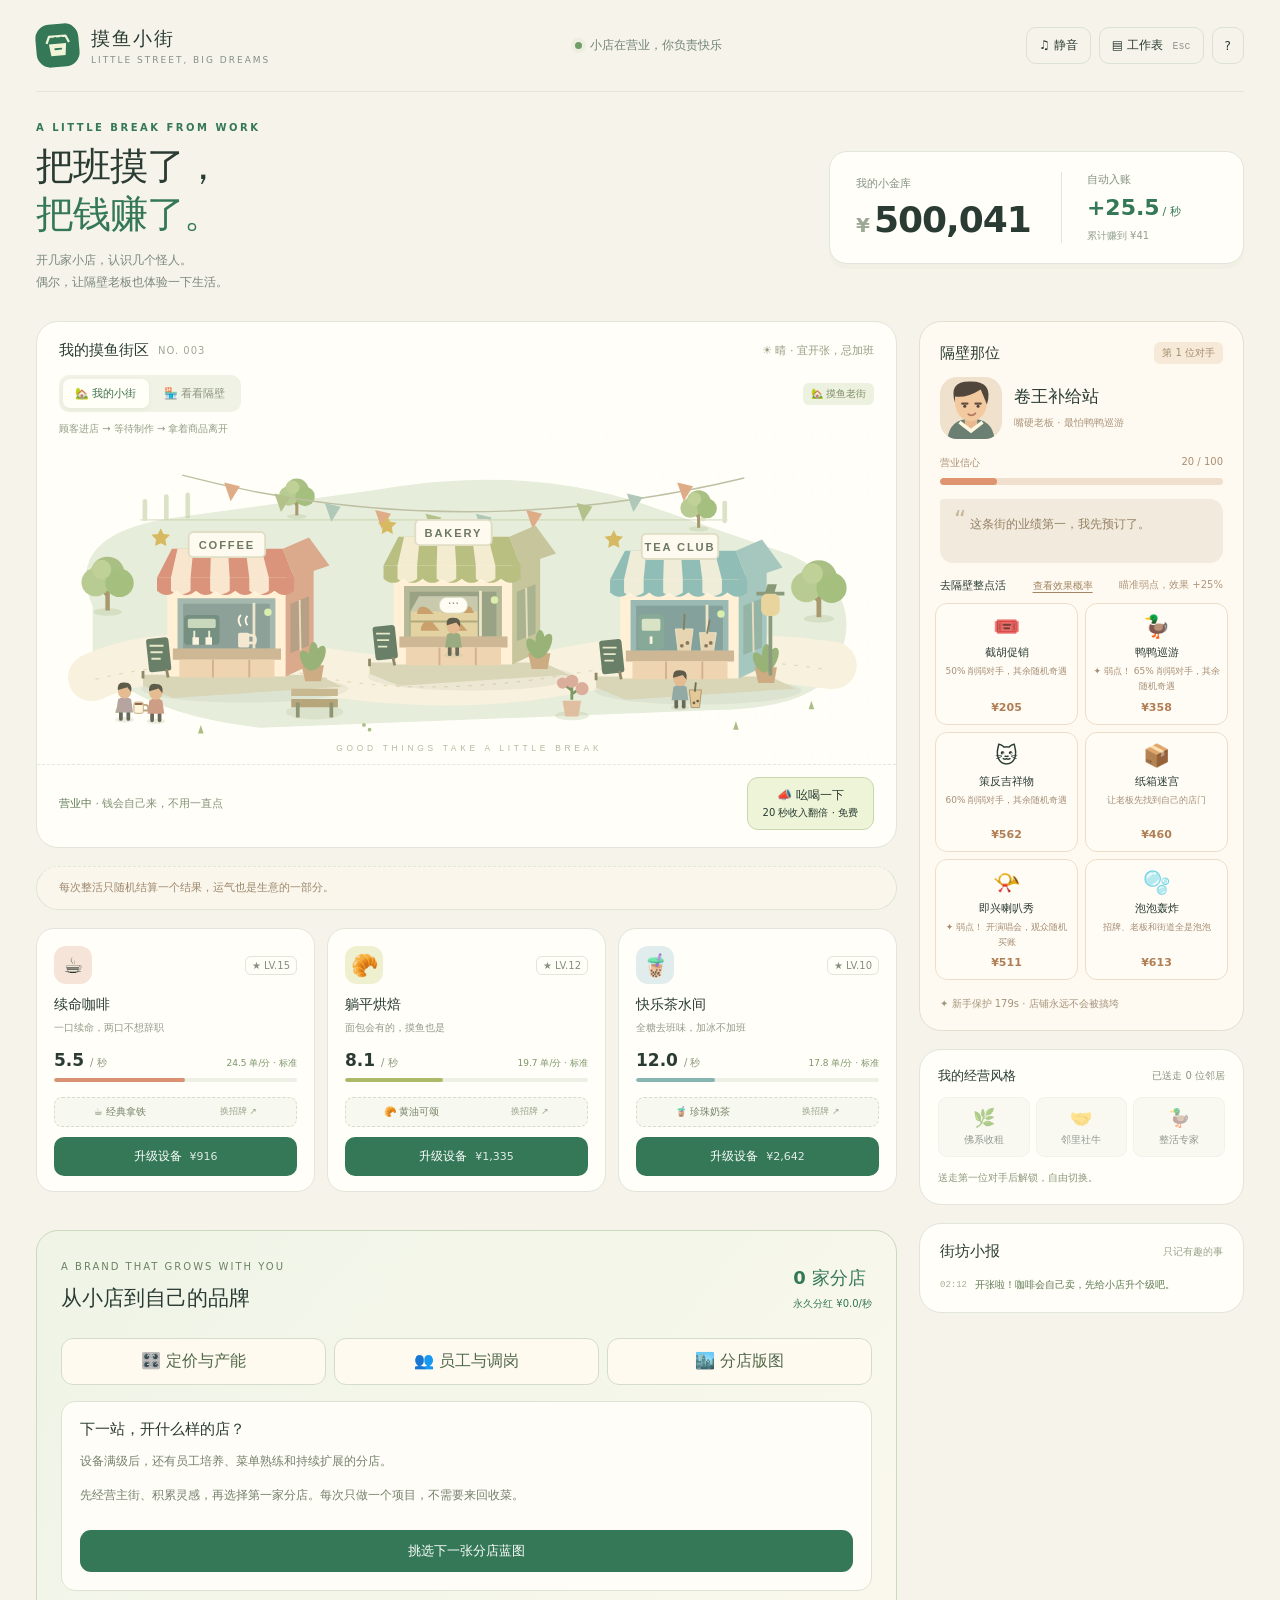
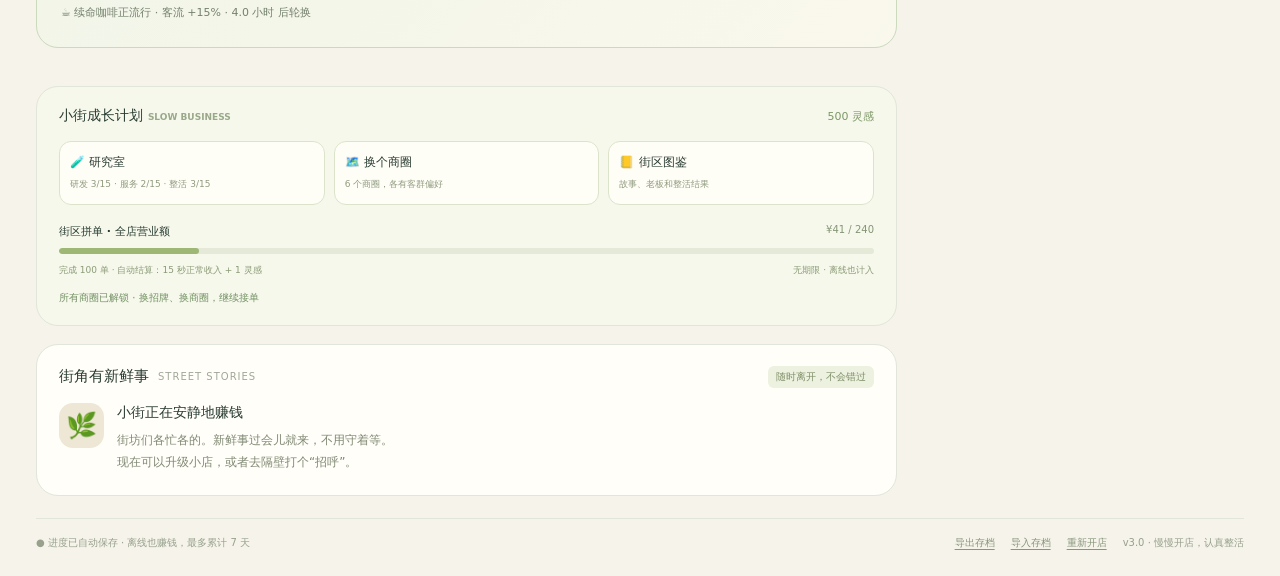
<file: src/qa/cinema-2.html>
<!doctype html>
<html lang="zh-CN">
<head>
<meta charset="utf-8">
<meta name="viewport" content="width=device-width,initial-scale=1">
<meta name="theme-color" content="#f5f3ea">
<title>摸鱼小街 · 把班摸了，把钱赚了</title>
<style>
:root{--paper:#f5f3ea;--ink:#293b32;--muted:#859087;--green:#347857;--lime:#deedac;--orange:#e8784f;--line:#e2e5d9;--white:#fffef8;--radius:22px;font-family:"Microsoft YaHei","PingFang SC",system-ui,sans-serif;color:var(--ink);background:var(--paper);font-synthesis:none}
*{box-sizing:border-box}body{margin:0}button,input{font:inherit}button{cursor:pointer;touch-action:manipulation;color:inherit}button:disabled{cursor:not-allowed}button:focus-visible,a:focus-visible,summary:focus-visible,[tabindex]:focus-visible{outline:3px solid #ec956b;outline-offset:4px}button{transition:transform .16s,background .16s,box-shadow .16s}button:not(:disabled):active{transform:translateY(2px)}button:not(:disabled):hover{filter:brightness(.97)}button:disabled{opacity:.5}a{color:var(--green)}[hidden]{display:none!important}.wrap{max-width:1432px;margin:auto;padding:0 36px 24px}.topbar{height:92px;display:flex;align-items:center;justify-content:space-between;border-bottom:1px solid var(--line);gap:20px}.brand{display:flex;gap:12px;align-items:center}.brandmark{width:43px;height:43px;background:var(--green);border-radius:14px;color:white;display:grid;place-items:center;transform:rotate(-5deg)}.brandmark svg{width:30px}.brand strong{display:block;font-size:19px;letter-spacing:2px}.brand small{font-size:9px;letter-spacing:2px;color:var(--muted);display:block;margin-top:3px}.header-note{font-size:12px;color:#718475;display:flex;align-items:center;gap:8px}.dot{display:inline-block;width:7px;height:7px;background:#6f9d66;border-radius:50%;box-shadow:0 0 0 4px #6f9d6610}.tools{display:flex;gap:8px}.tool{border:1px solid #dce1d5;background:transparent;border-radius:10px;padding:9px 12px;font-size:12px}.tool kbd{font-size:10px;margin-left:6px;opacity:.5}.hero{display:flex;justify-content:space-between;align-items:center;padding:30px 0 28px;gap:24px}.eyebrow{font-size:10px;letter-spacing:2.5px;color:var(--green);font-weight:700;margin:0 0 10px}.hero h1{font-size:38px;letter-spacing:-1px;line-height:1.25;margin:0;font-weight:800}.hero h1 span{color:var(--green)}.hero p.subtitle{font-size:12px;color:#7b887d;margin:12px 0 0;line-height:1.8}.wallet{display:flex;align-items:center;gap:30px;background:var(--white);border:1px solid var(--line);border-radius:18px;padding:20px 26px;min-width:415px;box-shadow:0 5px 0 #e8eadd66}.stat-label{font-size:11px;color:#849183;display:block;margin-bottom:8px}.cash{font-size:36px;font-weight:800;letter-spacing:-1px;font-variant-numeric:tabular-nums;white-space:nowrap}.cash small{font-size:20px;color:#9da895;margin-right:5px}.wallet-right{border-left:1px solid var(--line);padding-left:25px;min-width:110px}.rate{font-size:22px;font-weight:750;color:var(--green);font-variant-numeric:tabular-nums}.rate small{font-size:11px;font-weight:400;margin-left:3px}.lifetime{font-size:10px;color:#93a08e;margin-top:9px}.layout{display:grid;grid-template-columns:minmax(0,1fr) 325px;gap:22px;align-items:start}.left,.right{min-width:0;display:flex;flex-direction:column;gap:18px}.panel{background:var(--white);border:1px solid var(--line);border-radius:var(--radius);overflow:hidden}.scene-head{padding:19px 22px 0;display:flex;align-items:center;justify-content:space-between;gap:12px}.section-title{margin:0;font-size:15px;font-weight:750;display:flex;gap:9px;align-items:center}.section-title small{font-weight:400;font-size:10px;color:#a0a898;letter-spacing:1px}.weather{font-size:11px;color:#949d82;white-space:nowrap}.scene{position:relative;aspect-ratio:900/352;margin:0 10px;isolation:isolate}.scene svg{width:100%;height:100%;display:block}.scene-bottom{display:flex;justify-content:space-between;align-items:center;gap:12px;padding:12px 22px 17px;border-top:1px dashed #e5e9da}.scene-tip{font-size:11px;line-height:1.8;color:#839076}.scene-tip b{color:#5e7954;font-weight:500}.boost{padding:9px 15px;border:1px solid #c8d7ae;border-radius:11px;background:#edf4d7;font-size:12px;font-weight:700;white-space:nowrap}.boost span{font-weight:400;font-size:10px;display:block;margin-top:2px}.shop-grid{display:grid;grid-template-columns:repeat(3,minmax(0,1fr));gap:12px}.shop-card{padding:17px 17px 15px;border:1px solid var(--line);background:var(--white);border-radius:18px;position:relative;transition:box-shadow .2s}.shop-card.selected{box-shadow:0 0 0 3px #aeca92}.shop-top{display:flex;align-items:center;justify-content:space-between;margin-bottom:12px}.shop-icon{width:38px;height:38px;border-radius:12px;display:grid;place-items:center;font-size:22px;background:var(--tint)}.level{font-size:10px;color:#85907e;border:1px solid #e2e5d8;border-radius:6px;padding:3px 6px;font-variant-numeric:tabular-nums}.shop-card h3{font-size:14px;margin:0 0 5px}.shop-desc{font-size:10px;color:#939b89;margin:0 0 14px;line-height:1.7;min-height:17px}.shop-earning{display:flex;align-items:baseline;justify-content:space-between;margin-bottom:8px;gap:4px}.shop-earning strong{font-size:17px;font-variant-numeric:tabular-nums}.shop-earning small{font-size:10px;font-weight:400;color:#8b967d}.shop-earning .next{font-size:9px;color:#7d956a}.progress{height:4px;background:#edf0e4;border-radius:10px;margin-bottom:15px;overflow:hidden}.progress i{display:block;height:100%;background:var(--accent);border-radius:10px;width:0}.buy{width:100%;border:0;background:var(--green);color:white;border-radius:10px;padding:11px 5px;display:flex;justify-content:center;gap:8px;align-items:center;font-size:12px;font-weight:700}.buy .price{font-size:11px;font-weight:500;opacity:.85}.shop-card.locked .buy{background:#eef0e5;color:#69775c;border:1px solid #dee4d1}.shop-card.locked .shop-icon{filter:grayscale(.6);opacity:.65}.shop-card.locked .progress i{background:#cdd8ad}.shop-card.locked .shop-earning{color:#9ca58f}.event-card{padding:21px 22px;background:#fffef8;position:relative}.event-top{display:flex;align-items:center;justify-content:space-between;margin-bottom:15px}.pill{font-size:10px;display:inline-flex;padding:4px 8px;border-radius:6px;background:#edf1df;color:#7e8e67}.event-content{display:flex;gap:13px;align-items:flex-start}.portrait{width:45px;height:45px;border-radius:14px;background:#efe7d5;display:grid;place-items:center;font-size:25px;flex-shrink:0}.event-copy h3{font-size:14px;margin:1px 0 7px}.event-copy p{margin:0;font-size:12px;color:#808974;line-height:1.9}.choices{display:flex;gap:8px;flex-wrap:wrap;margin-top:16px}.choice{flex:1;min-width:125px;text-align:left;background:#f3f5e9;border:1px solid #e3e8d4;border-radius:11px;padding:11px 12px;font-size:12px}.choice small{display:block;color:#899776;font-size:10px;margin-top:5px;line-height:1.6}.empty-event{color:#8c967f;font-size:12px;line-height:2}.rival{border-color:#e7ddd0;background:#fffaf1}.rival-head{padding:20px 20px 13px;display:flex;align-items:center;justify-content:space-between}.rival-head .pill{background:#f6e9d7;color:#a48d6c}.rival-person{display:flex;gap:12px;align-items:center;padding:0 20px}.rival-avatar{height:62px;width:62px;flex-shrink:0;border-radius:17px;background:#f0e1cd;overflow:hidden}.rival-avatar svg{width:100%;height:100%}.rival-info h3{font-size:17px;margin:0 0 6px}.rival-info p{font-size:10px;color:#aa957b;margin:0;line-height:1.7}.rival-health{padding:17px 20px 0}.health-label{display:flex;justify-content:space-between;font-size:10px;color:#a98e72;margin-bottom:8px}.health{height:7px;background:#efdfcc;border-radius:10px;overflow:hidden}.health i{display:block;background:#df9470;width:100%;height:100%;border-radius:10px;transition:width .6s}.bubble{margin:14px 20px;background:#f2eadc;border-radius:4px 13px 13px 13px;padding:12px 14px;min-height:64px;font-size:12px;line-height:1.8;color:#958165;position:relative}.bubble::before{content:"“";font-size:24px;line-height:18px;color:#c7b59a;margin-right:4px}.prank-heading{padding:1px 20px 10px;display:flex;justify-content:space-between;gap:5px;font-size:11px}.prank-heading span{color:#af977c;font-size:10px}.pranks{padding:0 15px 15px;display:flex;flex-direction:column;gap:7px}.prank{display:flex;align-items:center;gap:10px;width:100%;border:1px solid #edddc8;border-radius:12px;background:#fffcf6;text-align:left;padding:11px 12px}.prank .emoji{font-size:22px}.prank .name{font-size:12px;font-weight:700;display:block}.prank .effect{font-size:9px;color:#a68e73;display:block;margin-top:4px}.prank .cost{margin-left:auto;font-size:11px;font-weight:700;color:#b07e54;white-space:nowrap}.protection{font-size:9px;color:#a4927b;line-height:1.8;padding:0 20px 17px;margin:0}.style-card{padding:17px 18px}.style-header{display:flex;justify-content:space-between;align-items:center;margin-bottom:12px}.style-header h3{font-size:13px;margin:0}.style-header span{font-size:10px;color:#89947e}.style-options{display:grid;grid-template-columns:repeat(3,1fr);gap:6px}.style-option{background:#f4f5eb;border:1px solid #e5e7db;border-radius:9px;padding:9px 2px;font-size:10px}.style-option span{display:block;font-size:18px;margin-bottom:5px}.style-option.active{background:#e5efd2;border-color:#aebf93;color:#4d713b}.style-note{font-size:10px;color:#8b987c;line-height:1.8;margin:12px 0 0;min-height:18px}.log-panel{padding:18px 20px}.log-title{display:flex;align-items:center;justify-content:space-between;margin-bottom:15px}.log-title span{font-size:10px;color:#9ba58e}.log-list{list-style:none;margin:0;padding:0;display:flex;flex-direction:column;gap:13px;max-height:194px;overflow:auto;scrollbar-width:thin}.log-list li{font-size:10px;line-height:1.8;color:#8b927e;display:flex;gap:8px}.log-list time{font-family:ui-monospace,monospace;font-size:9px;color:#a7af9b;flex-shrink:0;padding-top:1px}.log-list li:first-child{color:#5d7850}.footer{margin-top:22px;padding:15px 0 0;border-top:1px solid var(--line);display:flex;justify-content:space-between;gap:15px;color:#97a18c;font-size:10px;line-height:1.8}.footer button{padding:0;border:0;background:none;color:#88967b;font-size:10px;text-decoration:underline;text-underline-offset:3px}.footer-right{display:flex;gap:16px;align-items:center}.toast{position:fixed;bottom:30px;left:50%;transform:translate(-50%,20px);opacity:0;pointer-events:none;background:#304a38;color:#f6f8e9;padding:14px 22px;border-radius:13px;box-shadow:0 8px 30px #23392522;font-size:12px;z-index:40;max-width:min(90vw,560px);line-height:1.8;transition:.25s}.toast.show{opacity:1;transform:translate(-50%,0)}.float-coin{position:absolute;pointer-events:none;font-size:15px;font-weight:800;color:#b27e23;animation:coinup 1.5s ease-out forwards;text-shadow:0 2px white;z-index:2}.celebration{position:fixed;inset:0;pointer-events:none;z-index:35;overflow:hidden}.confetti{position:absolute;top:-20px;width:9px;height:15px;animation:fall 1.6s ease-in forwards}.customer{animation:stroll 17s linear infinite}.customer.back{animation:strollback 24s linear infinite}.customer.bob{animation:bob 2s ease-in-out infinite}.steam{animation:steam 3s ease-in-out infinite}.bunting{transform-origin:50% 0;animation:sway 3s ease-in-out infinite}.open-sign{animation:signpulse 4s ease-in-out infinite}.store-touch{cursor:pointer}.store-touch:hover .shop-roof{filter:brightness(1.035)}
@keyframes coinup{0%{opacity:0;transform:translateY(10px) scale(.8)}20%{opacity:1}100%{opacity:0;transform:translateY(-65px) scale(1.1)}}@keyframes fall{to{transform:translateY(100vh) rotate(450deg);opacity:0}}@keyframes stroll{from{transform:translateX(-90px)}to{transform:translateX(970px)}}@keyframes strollback{from{transform:translateX(970px)}to{transform:translateX(-90px)}}@keyframes bob{50%{transform:translateY(-3px)}}@keyframes steam{0%,100%{opacity:.25;transform:translateY(0)}50%{opacity:.6;transform:translateY(-5px)}}@keyframes sway{50%{transform:rotate(2deg)}}@keyframes signpulse{50%{opacity:.6}}
dialog{border:1px solid #dbe2cd;border-radius:24px;background:var(--white);padding:27px;max-width:440px;width:calc(100% - 32px);color:var(--ink);box-shadow:0 20px 90px #24362c33}dialog::backdrop{background:#27382c55;backdrop-filter:blur(4px)}dialog h2{font-size:23px;margin:7px 0 12px}dialog p{font-size:13px;color:#80906f;line-height:1.9}dialog .modal-icon{font-size:40px}dialog .modal-actions{display:flex;gap:10px;margin-top:20px}.primary,.secondary{border:0;background:var(--green);color:white;border-radius:11px;padding:12px 19px;font-size:13px}.secondary{background:#eef0e4;color:#738165}.offline-total{font-size:40px;font-weight:800;color:var(--green);margin:20px 0}.save-warning{background:#fff1d7;border-bottom:1px solid #eddbb3;padding:10px 18px;color:#8e6734;font-size:12px;text-align:center}.boss{position:fixed;inset:0;background:#fff;color:#333;z-index:100;font-family:Arial,"Microsoft YaHei",sans-serif;overflow:auto}.boss-head{padding:16px 24px;background:#217346;color:white;display:flex;justify-content:space-between;align-items:center}.boss-head button{border:0;background:transparent;color:white;font-size:14px}.boss-menu{padding:14px 25px;border-bottom:1px solid #ddd;font-size:13px;word-spacing:25px}.formula{padding:11px 25px;background:#fafafa;border-bottom:1px solid #ddd;font-size:12px;color:#777}.sheet{border-collapse:collapse;width:100%;font-size:12px;text-align:center;white-space:nowrap}.sheet th,.sheet td{border:1px solid #ddd;height:33px;padding:5px 12px}.sheet th{background:#f3f3f3;font-weight:400}.sheet .heading td{background:#eaf1ec;font-weight:bold}.sheet .selected{outline:2px solid #217346;outline-offset:-2px}.sheet-tabs{position:fixed;bottom:0;left:0;right:0;background:#f6f6f6;border-top:1px solid #ddd;height:35px;padding:8px 40px;font-size:12px;color:#217346}.sheet-note{color:#999;font-size:11px;padding:15px 25px}
@media(min-width:1500px){.wrap{padding-top:10px}.scene{aspect-ratio:900/380}.hero{padding:35px 0}}
@media(max-width:1100px){.wrap{padding:0 24px 20px}.layout{grid-template-columns:minmax(0,1fr) 295px;gap:16px}.shop-card{padding:13px 12px}.hero h1{font-size:32px}.wallet{min-width:355px;gap:20px;padding:17px 20px}.cash{font-size:31px}.header-note{display:none}.scene{margin:8px 0}.scene-head{padding:16px 16px 0}.scene-bottom{padding:11px 16px 15px}.shop-desc{font-size:9px}.shop-earning .next{display:none}}
@media(max-width:850px){.layout{grid-template-columns:1fr}.right{display:grid;grid-template-columns:1fr 1fr;align-items:start}.rival{grid-row:span 2}.log-panel{min-height:210px}.scene{aspect-ratio:900/340}.hero h1{font-size:30px}.wallet{min-width:330px}.hero{gap:20px}.subtitle{max-width:250px}.cash{font-size:28px}.rate{font-size:19px}.wallet-right{padding-left:18px}.shop-earning .next{display:block}}
@media(max-width:580px){.wrap{padding:0 15px 18px}.topbar{height:74px;gap:8px}.brand{gap:8px}.brandmark{width:35px;height:35px;border-radius:11px}.brand strong{font-size:16px}.brand small{font-size:7px;letter-spacing:1.6px}.tool{padding:8px;font-size:10px}.tool kbd{display:none}.tools{gap:5px}.hero{display:block;padding:24px 0 20px}.hero h1{font-size:30px}.hero h1 br{display:none}.hero p.subtitle{max-width:none;margin:9px 0 18px;font-size:11px}.eyebrow{font-size:9px;margin-bottom:9px}.wallet{min-width:0;padding:15px 20px;justify-content:space-between;gap:15px}.cash{font-size:32px}.wallet-right{min-width:125px}.stat-label{margin-bottom:5px}.layout{gap:16px}.left{gap:14px}.section-title{font-size:13px}.section-title small{font-size:8px}.weather{font-size:9px}.scene{aspect-ratio:900/390;overflow:hidden}.scene svg{width:115%;max-width:none;margin-left:-7.5%}.scene-bottom{gap:5px}.scene-tip{font-size:9px}.boost{font-size:10px;padding:7px 10px}.boost span{font-size:8px}.shop-grid{gap:7px}.shop-card{padding:12px 9px;border-radius:15px}.shop-card h3{font-size:12px}.shop-icon{width:29px;height:29px;font-size:17px;border-radius:9px}.level{font-size:8px;padding:3px}.shop-desc{font-size:8px;min-height:27px;margin-bottom:9px}.shop-earning strong{font-size:14px}.shop-earning small{font-size:8px}.shop-earning .next{display:none}.buy{display:block;padding:9px 1px;font-size:10px}.buy .price{font-size:10px;margin-left:3px}.shop-top{margin-bottom:11px}.progress{margin-bottom:11px}.event-card{padding:17px 16px}.event-copy p{font-size:11px}.choice{padding:10px;min-width:100px;font-size:11px}.choice small{font-size:9px}.right{grid-template-columns:1fr}.rival{grid-row:auto}.pranks{display:grid;grid-template-columns:repeat(3,1fr);gap:6px;padding:0 13px 13px}.prank{display:block;padding:11px 6px;text-align:center}.prank .emoji{font-size:23px}.prank .name{font-size:11px;margin-top:6px}.prank .effect{font-size:8px;min-height:26px;line-height:1.6}.prank .cost{display:block;margin-top:7px}.bubble{min-height:0}.log-panel{min-height:0}.footer{display:block;font-size:9px;margin-top:16px}.footer-right{margin-top:8px}.toast{bottom:18px;font-size:11px;width:max-content;text-align:center}}
@media(prefers-reduced-motion:reduce){*,*::before,*::after{animation:none!important;transition:none!important}.customer{display:none}.float-coin,.confetti{display:none}}
.stage-tools{padding:15px 22px 0;display:flex;align-items:center;justify-content:space-between;gap:12px}.view-tabs{display:flex;background:#f0f2e5;padding:4px;border-radius:10px;gap:3px}.view-tab{font-size:11px;padding:7px 12px;border:0;border-radius:7px;background:transparent;color:#8b947e}.view-tab[aria-pressed=true]{background:#fffef7;color:#3b704c;box-shadow:0 2px 5px #526c3610}.scene-caption{font-size:10px;color:#929e85}.scene{overflow:hidden}.stage-receipt{padding:11px 22px;border-top:1px dashed #e2e7d7;font-size:11px;color:#9b866c;background:#fbf6eb;line-height:1.8;min-height:43px}.scene .float-coin{z-index:3}.menu-btn{width:100%;margin:0 0 10px;border:1px dashed #d7ddc8;border-radius:8px;background:#f7f8ef;padding:7px 3px;color:#778368;font-size:10px;display:flex;justify-content:space-around;gap:2px}.menu-btn small{font-size:9px;color:#9da790}.long-panel{padding:20px 22px;background:#f5f8eb}.long-head{display:flex;justify-content:space-between;gap:12px;align-items:center;margin-bottom:16px}.long-head h2{margin:0;font-size:14px}.long-head span{font-size:11px;color:#7d9766}.long-actions{display:grid;grid-template-columns:repeat(3,1fr);gap:9px;margin-bottom:19px}.long-action{border:1px solid #dce3cb;background:#fffef6;border-radius:12px;padding:12px 10px;text-align:left}.long-action b{font-size:12px;display:block;margin-bottom:6px}.long-action small{font-size:9px;line-height:1.6;color:#8f9a7f;display:block}.contract-head{display:flex;justify-content:space-between;gap:9px;font-size:11px;margin-bottom:9px}.contract-head span{font-variant-numeric:tabular-nums;color:#859575;font-size:10px}.contract-track{height:6px;border-radius:9px;background:#e4ead7;overflow:hidden}.contract-track i{height:100%;display:block;border-radius:9px;background:#9fb775;transition:width .4s}.contract-foot{display:flex;justify-content:space-between;gap:10px;font-size:9px;color:#8b9a76;margin-top:8px;line-height:1.8}.next-district{font-size:10px;color:#759265;margin:13px 0 0}.prank-heading button{background:none;padding:0;border:0;font-size:10px;color:#a38664;text-decoration:underline;text-underline-offset:3px}.pranks{display:grid;grid-template-columns:1fr 1fr;gap:7px}.prank{flex-direction:column;gap:6px;text-align:center;padding:10px 6px;min-height:117px}.prank .effect{line-height:1.7;min-height:29px}.prank .cost{margin:auto 0 0}.prank .name{font-size:11px}.prank .emoji{font-size:22px}.prank-heading{flex-wrap:wrap}.prank[disabled] .effect{opacity:.8}.research-row{display:flex;gap:12px;align-items:center;border-bottom:1px solid #e5e9d9;padding:17px 0}.research-row:last-child{border:0}.research-row .research-icon{font-size:28px}.research-row>div{flex:1}.research-row b{font-size:13px}.research-row small{font-size:10px;color:#8b9a7d}.research-row p{font-size:11px;margin:6px 0}.research-row button{padding:9px 12px;font-size:11px}.menu-grid{display:grid;grid-template-columns:1fr 1fr;gap:10px;margin-top:18px}.menu-item{background:#f5f7ec;border:1px solid #e0e7d0;border-radius:13px;text-align:left;padding:14px;display:flex;flex-direction:column;gap:7px}.menu-item>span{font-size:25px}.menu-item b{font-size:13px}.menu-item small{font-size:11px;color:#879777;line-height:1.8}.menu-item em{font-size:10px;font-style:normal;color:#7f9c60}.menu-item.chosen{border-color:#9bb87f;background:#eaf3d9}.journal-title{font-size:13px;margin-top:22px}.journal-grid{display:grid;grid-template-columns:repeat(2,1fr);gap:6px}.journal-item{font-size:10px;padding:9px;background:#f0f1e7;border-radius:7px;color:#a2aa98}.journal-item.found,.journal-dot.found{color:#528149;background:#e9f2d9}.journal-dot{font-size:9px;color:#bbc0ad;padding:2px 3px;border-radius:3px}.journal-prank{line-height:2.2!important;font-size:12px!important}.odds-scroll{overflow:auto}.odds-table{border-collapse:collapse;font-size:10px;white-space:nowrap}.odds-table th,.odds-table td{padding:8px;border:1px solid #e4e9d5;text-align:center}.odds-table th{background:#f0f4e4}.odds-table td{color:#82946f}dialog{max-height:85vh;overflow:auto}dialog:has(.odds-table){max-width:660px}#visitorLayer{pointer-events:none}.right{position:relative}.protection{font-size:10px}.scene-panel:has(#rivalBuilding){background:#fffaf1;border-color:#e7dccb}
@media(max-width:850px){.right{grid-template-columns:1fr 1fr}.rival{grid-row:span 2}.pranks{grid-template-columns:1fr 1fr}.stage-tools{padding:12px 17px 0}.long-panel{padding:18px}.stage-receipt{padding:10px 17px}}
@media(max-width:580px){.right{grid-template-columns:1fr}.pranks{grid-template-columns:repeat(3,1fr)}.prank{display:flex;min-height:135px}.scene-caption{display:none}.stage-tools{padding:12px 13px 0}.view-tab{padding:7px 10px;font-size:10px}.stage-tools>.pill{font-size:9px}.stage-receipt{font-size:10px;min-height:48px}.menu-btn{font-size:8px;display:block;padding:6px 2px}.menu-btn small{display:none}.long-panel{padding:17px 14px}.long-actions{gap:6px}.long-action{padding:10px 7px}.long-action b{font-size:10px}.long-action small{font-size:8px}.contract-head{font-size:10px}.contract-foot{display:block}.long-head h2{font-size:13px}.long-head span{font-size:10px}.menu-item{padding:11px}.menu-item small{font-size:10px}.shop-desc{display:none}.prank .effect{font-size:9px;min-height:33px}}

.company-panel{padding:24px;margin:20px 0;background:linear-gradient(130deg,#eff4e7,#faf8ed);border-color:#cbd9bd}.company-top,.ops-title{display:flex;justify-content:space-between;gap:12px;align-items:center}.company-kicker{font-size:10px;letter-spacing:2px;color:#6b8262}.company-panel h2{font-size:21px;margin:10px 0}.company-panel p{font-size:12px;color:#74816c;line-height:1.8}.company-tools{display:flex;gap:8px;flex-wrap:wrap;margin:16px 0}.company-tools button{flex:1;padding:12px 10px;background:#fffaf0;border:1px solid #d4ddc9;border-radius:12px;color:#52694a;font-weight:700;cursor:pointer}.company-number{font-size:18px;font-weight:800;color:#347857;white-space:nowrap}.company-number small{display:block;font-size:10px;font-weight:400;margin-top:7px}.company-project{background:#fffdf7;border:1px solid #dce3d1;border-radius:14px;padding:18px}.company-project h3{margin:0;font-size:15px}.company-project .primary{width:100%;margin-top:12px}.market-trend{font-size:11px!important;margin:12px 0 0!important}.ops-card{border:1px solid #e0e3d7;border-radius:14px;padding:16px;margin:14px 0}.ops-title span{font-size:11px;color:#859478}.ops-metrics{display:grid;grid-template-columns:repeat(3,1fr);gap:10px;margin:16px 0}.ops-metrics span{font-size:10px;color:#879079}.ops-metrics b{display:block;font-size:22px;line-height:1.6;color:#3d674c}.bottleneck{padding:8px 10px;background:#f2f3e5;border-radius:8px;font-size:11px!important}.price-options{display:flex;gap:6px}.price-options button{flex:1;min-width:0;padding:12px 5px;background:#fafaf4;border:1px solid #dbdfce;border-radius:10px;color:#65725b;cursor:pointer}.price-options small{display:block;font-size:9px;margin-top:7px}.price-options button.selected,.staff-assign button.selected{border-color:#448662;background:#e6f0de;color:#2a6749}.staff-grid{display:grid;grid-template-columns:1fr 1fr;gap:12px}.staff-card{border:1px solid #dedfcf;border-radius:14px;padding:16px;background:#fffdf7}.staff-face{font-size:32px;margin-bottom:8px}.staff-card b{display:block}.staff-card b small{font-size:10px;color:#8d997d;margin-left:7px}.staff-card p{font-size:11px!important;min-height:42px}.staff-card>span{display:block;font-size:10px;color:#8a917d;margin-bottom:12px}.staff-assign{display:flex;flex-wrap:wrap;gap:4px}.staff-assign button{padding:7px 9px;border:1px solid #dbdfce;border-radius:7px;color:#697a60;background:#f6f7ee;cursor:pointer;font-size:10px}.project-offers{display:grid;grid-template-columns:repeat(3,1fr);gap:12px}.project-offer{padding:15px;border:1px solid #d6dfcd;border-radius:12px;background:#fffdf6;display:flex;flex-direction:column}.project-offer>span{font-size:32px}.project-offer h3{font-size:15px;margin:12px 0}.project-offer p{font-size:11px!important}.project-offer>b{font-size:12px;color:#476b4e}.project-offer>small{font-size:10px;line-height:1.7;color:#8a907c;margin:10px 0 16px}.project-offer .primary{font-size:11px;padding:11px 6px;margin-top:auto;line-height:1.7}.project-offer .primary small{opacity:.7;font-weight:400}.project-line{display:grid;grid-template-columns:1fr auto;gap:8px;font-size:12px;margin:16px 0}.project-line small{display:block;font-size:10px;color:#98a089;margin-top:6px}.project-line .contract-track{grid-column:1/-1}.portfolio-stats{display:flex;justify-content:space-between;gap:10px;font-size:11px}.portfolio-stats b{display:block;margin-top:8px;font-size:23px;color:#3c7651}.portfolio-grid{display:grid;grid-template-columns:repeat(3,1fr);gap:10px}.portfolio-grid article{background:#f1f3e6;border-radius:12px;padding:18px;text-align:center}.portfolio-grid article span{font-size:32px;display:block}.portfolio-grid article b{display:block;font-size:12px;margin:10px 0}.portfolio-grid article small{font-size:10px;color:#879174;line-height:1.6}#infoDialog:has(.project-offers),#infoDialog:has(.staff-grid),#infoDialog:has(.ops-card){max-width:790px;width:calc(100% - 36px)}.cinema-caption{font:600 13px 'Microsoft YaHei',sans-serif;fill:#53684e}.stage-receipt{min-height:42px}.scene svg{overflow:hidden}#healthFill{transition:width .6s ease}button:disabled{cursor:not-allowed;opacity:.5}
@media(max-width:600px){.company-panel{padding:17px}.company-top{align-items:start}.company-number{font-size:16px}.company-panel h2{font-size:18px}.company-tools{gap:5px}.company-tools button{font-size:11px;padding:11px 7px}.staff-grid,.project-offers{grid-template-columns:1fr}.project-offer{display:grid;grid-template-columns:40px 1fr;gap:5px 10px}.project-offer h3{margin:8px 0}.project-offer>p,.project-offer>b,.project-offer>small,.project-offer>button{grid-column:1/-1}.project-offer>small{margin:2px 0 8px}.price-options b{font-size:11px}.price-options small{font-size:9px;line-height:1.7}.ops-card{padding:12px}.ops-metrics b{font-size:20px}.portfolio-grid{grid-template-columns:1fr 1fr}.portfolio-stats{font-size:10px}.company-project{padding:14px}}

.street-status{padding:16px 20px;margin:14px 0;background:#fff9e8;border-color:#e2d8b9}.vacancy-note{display:flex;flex-direction:column;gap:7px;color:#6b8053;font-size:13px}.vacancy-note span{font-size:11px;color:#929b7d}.nuisance-notice>b{display:block;font-size:12px;color:#ad835a;margin:4px 0 10px}.nuisance-notice>div{display:flex;gap:8px;flex-wrap:wrap}.nuisance-notice button{border:1px dashed #c5a970;border-radius:10px;padding:12px;background:#fffdf4;color:#8f794e;font-size:11px;cursor:pointer;flex:1}.nuisance-notice small{display:block;color:#aa9b78;font-size:9px;margin-top:6px}.research-gate{display:block;color:#9e8d65!important;line-height:1.8;margin:6px 0}.promotion-star{font-size:38px;color:#c4a259;letter-spacing:7px;margin:24px 0}.promotion-list{padding:12px 20px;background:#f3f4e8;border-radius:13px;margin:18px 0}.research-row>div{min-width:0}.level{max-width:none;white-space:nowrap;font-size:10px}#scene [data-nuisance]:focus{outline:none;filter:drop-shadow(0 0 3px #d1ab65)}.street-status[hidden]{display:none}
@media(max-width:600px){.street-status{padding:14px}.nuisance-notice>div{flex-direction:column}.vacancy-note{font-size:12px}.promotion-star{font-size:30px}.research-row .secondary{padding:9px 10px;white-space:nowrap}.research-row{gap:9px}}

</style>
</head>
<body>
<div id="saveWarning" class="save-warning" hidden>浏览器暂不允许保存进度。请用底部「导出存档」备份，本次仍可正常游玩。</div>
<div class="wrap" id="gameRoot">
 <header class="topbar">
  <div class="brand"><div class="brandmark"><svg viewBox="0 0 40 40" fill="none" aria-hidden="true"><path d="M8 17h23l-2 16H10L8 17Z" fill="#f0f5d8"/><path d="M5 16 9 7h22l4 9" stroke="#f0f5d8" stroke-width="3" stroke-linejoin="round"/><path d="M17 9v6m8-6 1 6M16 24h8" stroke="#347857" stroke-width="2.5" stroke-linecap="round"/></svg></div><div><strong>摸鱼小街</strong><small>LITTLE STREET, BIG DREAMS</small></div></div>
  <div class="header-note"><span class="dot"></span> 小店在营业，你负责快乐</div>
  <div class="tools"><button class="tool" id="soundBtn" aria-pressed="false">♫ 静音</button><button class="tool" id="workBtn">▤ 工作表 <kbd>Esc</kbd></button><button class="tool" id="helpBtn" aria-label="玩法说明">?</button></div>
 </header>
 <section class="hero">
  <div><p class="eyebrow">A LITTLE BREAK FROM WORK</p><h1>把班摸了，<br><span>把钱赚了。</span></h1><p class="subtitle">开几家小店，认识几个怪人。<br>偶尔，让隔壁老板也体验一下生活。</p></div>
  <div class="wallet"><div><span class="stat-label">我的小金库</span><div class="cash"><small>¥</small><span id="cash">88</span></div></div><div class="wallet-right"><span class="stat-label">自动入账</span><div class="rate">+<span id="rate">2</span><small>/ 秒</small></div><div class="lifetime" id="lifetime">累计赚到 ¥0</div></div></div>
 </section>
 <main class="layout">
  <div class="left">
   <section class="panel scene-panel"><div class="scene-head"><h2 class="section-title"><span id="sceneTitle">我的摸鱼街区</span> <small>NO. 003</small></h2><span class="weather">☀ 晴 · 宜开张，忌加班</span></div><div class="stage-tools"><div class="view-tabs"><button class="view-tab" id="homeView" aria-pressed="true">🏡 我的小街</button><button class="view-tab" id="rivalView" aria-pressed="false">🏪 看看隔壁</button></div><span class="pill" id="districtLabel">摸鱼老街</span></div><p class="scene-caption" id="sceneCaption" style="padding:0 22px;margin:10px 0 0">顾客进店 → 等待制作 → 拿着商品离开</p><div class="scene" id="scene" aria-label="你的商业街，顾客正在自动消费"></div><div class="scene-bottom"><div class="scene-tip" id="sceneTip"><b>营业中</b> · 钱会自己来，不用一直点</div><button class="boost" id="boostBtn">📣 吆喝一下<span>20 秒收入翻倍 · 免费</span></button></div></section>
   <div class="stage-receipt panel" id="lastResult">每次整活只随机结算一个结果。</div>
   <div class="street-status panel" id="streetStatus" hidden></div><section class="shop-grid" id="shops" aria-label="店铺升级"></section>
   <section class="panel company-panel"><div class="company-top"><div><span class="company-kicker">A BRAND THAT GROWS WITH YOU</span><h2 id="companyRank">从小店到自己的品牌</h2></div><div class="company-number"><span id="branchCount">0 家分店</span><small id="royalty">永久分红 ¥0/秒</small></div></div><div class="company-tools"><button id="manageBtn">🎛️ 定价与产能</button><button id="staffBtn">👥 员工与调岗</button><button id="portfolioBtn">🏙️ 分店版图</button></div><div class="company-project"><h3 id="companyTitle">下一站，开什么样的店？</h3><p id="companyDescription"></p><div id="projectSummary"></div><button class="primary" id="projectBtn">挑选下一张分店蓝图</button></div><p class="market-trend" id="marketTrend"></p></section>
   <section class="panel long-panel"><div class="long-head"><h2>小街成长计划 <small style="font-size:9px;color:#9aa88a">SLOW BUSINESS</small></h2><span id="ideaCount">0 灵感</span></div><div class="long-actions"><button class="long-action" id="researchBtn"><b>🧪 研究室</b><small id="researchSummary">研发 0/3 · 服务 0/3 · 整活 0/3</small></button><button class="long-action" id="districtBtn"><b>🗺️ 换个商圈</b><small>6 个商圈，各有客群偏好</small></button><button class="long-action" id="journalBtn"><b>📒 街区图鉴</b><small>故事、老板和整活结果</small></button></div><div class="contract-head"><b id="contractName">街区拼单 · 全店营业额</b><span id="contractProgress">0 / 240</span></div><div class="contract-track"><i id="contractFill"></i></div><div class="contract-foot"><span id="contractNote">自动结算，无需领取</span><span>无期限 · 离线也计入</span></div><p class="next-district" id="nextDistrict"></p></section>
   <section class="panel event-card"><div class="event-top"><h2 class="section-title">街角有新鲜事 <small>STREET STORIES</small></h2><span class="pill" id="eventStatus">不着急，随时处理</span></div><div id="eventContent"></div></section>
  </div>
  <aside class="right">
   <section class="panel rival"><div class="rival-head"><h2 class="section-title">隔壁那位</h2><span class="pill" id="rivalNumber">第 1 位对手</span></div><div class="rival-person"><div class="rival-avatar" id="rivalAvatar"></div><div class="rival-info"><h3 id="rivalName">卷王补给站</h3><p id="rivalTrait">嘴硬老板 · 最怕鸭鸭巡游</p></div></div><div class="rival-health"><div class="health-label"><span id="rivalState">营业信心</span><span id="rivalHp">100 / 100</span></div><div class="health" role="progressbar" aria-label="对手营业信心" aria-valuemin="0" aria-valuemax="100" aria-valuenow="100" id="rivalBar"><i id="healthFill"></i></div></div><div class="bubble" id="rivalQuote">我不是针对你，我是说这条街我全都要。</div><div class="prank-heading"><strong>去隔壁整点活</strong><button id="oddsBtn">查看效果概率</button><span id="prankStatus">每次捣乱后休息 45 秒</span></div><div class="pranks" id="pranks"></div><p class="protection" id="protection">✦ 新手保护中 · 你的店铺永远不会被搞垮</p></section>
   <section class="panel style-card"><div class="style-header"><h3>我的经营风格</h3><span id="defeatCount">已送走 0 位邻居</span></div><div class="style-options" id="styles"></div><p class="style-note" id="styleNote">送走第一位对手后解锁，自由切换。</p></section>
   <section class="panel log-panel"><div class="log-title"><h2 class="section-title">街坊小报</h2><span>只记有趣的事</span></div><ul class="log-list" id="logList"></ul></section>
  </aside>
 </main>
 <footer class="footer"><span id="saveStatus">● 进度自动保存 · 离线也赚钱，最多累计 7 天</span><div class="footer-right"><button id="exportBtn">导出存档</button><button id="importBtn">导入存档</button><button id="resetBtn">重新开店</button><span>v3.0 · 慢慢开店，认真整活</span></div></footer>
</div>
<input type="file" id="importFile" accept=".json,application/json" hidden>
<div class="toast" id="toast" role="status" aria-live="polite"></div><div class="celebration" id="celebration" aria-hidden="true"></div>
<dialog id="infoDialog" aria-labelledby="dialogTitle"><div class="modal-icon" id="dialogIcon">☕</div><h2 id="dialogTitle"></h2><div id="dialogBody"></div><div class="modal-actions" id="dialogActions"></div></dialog>
<section class="boss" id="boss" hidden aria-label="工作表视图"><div class="boss-head"><button id="returnBtn" aria-label="返回摸鱼小街">项目周报 · 数据汇总</button><span style="font-size:12px">已保存到本地</span></div><div class="boss-menu">文件 开始 插入 页面布局 公式 数据 审阅 视图</div><div class="formula">H8　 ▾　　　ƒx　　=SUM(D8:G8)</div><table class="sheet" id="sheet"></table><p class="sheet-note">内部工作表 · 统计口径：本期累计</p><div class="sheet-tabs">◁　▷　　数据明细　　　月度汇总　　　＋</div></section>
<script>
'use strict';
const KEY='little-street-cinema-qa-2', MAX_OFFLINE=7*86400, MAX_LEVEL=125;
const SHOP_DEFS=[
 {name:'续命咖啡',icon:'☕',desc:'一口续命，两口不想辞职',income:2,unlock:0,cost:36,tint:'#f7e4d8',accent:'#d99174',sign:'COFFEE'},
 {name:'躺平烘焙',icon:'🥐',desc:'面包会有的，摸鱼也是',income:7,unlock:240,cost:105,tint:'#eef0d0',accent:'#aaba67',sign:'BAKERY'},
 {name:'快乐茶水间',icon:'🧋',desc:'全糖去班味，加冰不加班',income:22,unlock:1100,cost:330,tint:'#e1eded',accent:'#86b5b2',sign:'TEA CLUB'}
];
const RIVALS=[
 {name:'卷王补给站',boss:'王卷卷',trait:'嘴硬老板',weak:1,color:'#6b8072',hello:'这条街的业绩第一，我先预订了。',hit:['优惠券比我的脸还大？','谁让鸭子来上班的？！','我的吉祥物怎么穿上你家工服了？'],bye:'我这叫战略转移，绝对不是开不下去。'},
 {name:'拼命三郎铺',boss:'张忙忙',trait:'促销狂魔',weak:0,color:'#b48769',hello:'买一送一！买二送老板的睡眠！',hit:['等等，你怎么比我还能送？','鸭子能不能先办张会员卡？','吉祥物也要双休？它不是玩偶吗？'],bye:'折扣打到底，老板先见底。我去休个假。'},
 {name:'随缘便利店',boss:'佛系阿福',trait:'淡定店长',weak:2,color:'#8699aa',hello:'客人来就来，不来我先喝杯茶。',hit:['缘分到你那边去了。','嘎嘎声还挺有禅意。','什么？连招财猫都不想躺平了？'],bye:'门关了，心开了。我去钓鱼。'},
 {name:'精致研究所',boss:'林讲究',trait:'精致达人',weak:1,color:'#af8d99',hello:'我家每杯咖啡都有自己的品牌故事。',hit:['传单的字体不对，影响整条街的审美。','这些鸭子破坏了我的极简构图！','那件荧光绿工服，真的很伤害我。'],bye:'暂停营业，重新定义营业。'},
 {name:'科技狠活屋',boss:'马程序',trait:'科技老板',weak:0,color:'#748bba',hello:'我的算法说，明天就能把你收购。',hit:['报错：顾客怎么被重定向了？','识别失败：鸭子不是有效用户。','吉祥物离职了？我没写这个分支。'],bye:'系统维护中。预计恢复时间：下辈子。'},
 {name:'好运来来来',boss:'钱多多',trait:'玄学掌柜',weak:2,color:'#ba9360',hello:'大师说这个铺位旺我，你懂什么。',hit:['你的优惠券把我的财运吸走了！','鸭子坐在财位上了，快请走！','你可以挖人，但怎么能挖我的财神！'],bye:'不是经营问题，是水星又逆行了。'}
];
const PRANKS=[{name:'截胡促销',icon:'🎟️',desc:'自己增收 20% · 对手掉信心',damage:18,min:20,seconds:8},{name:'鸭鸭巡游',icon:'🦆',desc:'召唤一群不讲道理的鸭子',damage:28,min:40,seconds:14},{name:'策反吉祥物',icon:'🐱',desc:'给它双休，让它换个老板',damage:40,min:70,seconds:22}];
const STYLES=[{id:'cozy',name:'佛系收租',icon:'🌿',desc:'所有店铺正常收入 +15%。安安静静把钱赚了。'},{id:'social',name:'邻里社牛',icon:'🤝',desc:'捣乱冷却降至 30 秒，费用打九折。'},{id:'chaos',name:'整活专家',icon:'🦆',desc:'捣乱造成的信心损失 +30%。邻居的快乐终结者。'}];
const EVENTS=[
 {icon:'🎧',who:'员工 · 小夏',title:'今天可以放点土味神曲吗？',text:'“老板，我做了八小时歌单。保证客人听完忘记自己来买什么。”',choices:[['放！快乐最重要','60 秒收入 +30%','music'],['去隔壁门口试播','对手信心 −12','musicRival'],['今天走安静路线','小费：20 秒正常收入','smallTip']]},
 {icon:'📦',who:'供货商 · 老陈',title:'有批长得很抽象的杯子',text:'“质量没问题，就是每个杯子都像在翻白眼。年轻人应该喜欢吧？”',choices:[['整一批情绪周边','花 20 秒收入，90 秒收入 +50%','cups'],['帮他想个广告词','感谢费：15 秒正常收入','thanks']]},
 {icon:'👩🏻',who:'常客 · 阿圆',title:'能做一杯香菜拿铁吗？',text:'“不加咖啡、不加奶、不要香菜。你自由发挥，我相信你的精神状态。”',choices:[['端上一杯白开水','稳稳获得 20 秒收入','smallTip'],['研发一杯空气拿铁','70% 获得 50 秒收入，30% 获得 5 秒','weirdDrink']]},
 {icon:'🤝',who:'隔壁老板',title:'要不先和平共处一会儿？',text:'“我妈说出门在外要和气生财。咱们先停战，客人一起招呼？”',choices:[['握手，先赚钱','90 秒互不捣乱，收入 +20%','truce'],['不握，我的鸭子还没下班','对手信心 −10','refuse']]},
 {icon:'🐈',who:'不请自来的猫',title:'它已经在收银台睡半小时了',text:'路过的客人越聚越多。猫睁开一只眼，仿佛在问：“我的出场费呢？”',choices:[['正式聘为店长','90 秒收入 +30%','cat'],['拍一张营业照','小费：20 秒正常收入','smallTip'],['邀请它去隔壁躺一会儿','对手信心 −12','catRival']]},
 {icon:'🤖',who:'店员 · 阿木',title:'咖啡机好像学会讲冷笑话了',text:'“它说自己很有压力，因为每天都在萃取。”店员已经笑到无法拉花。',choices:[['挂牌：脱口秀咖啡','60 秒收入 +50%','machine'],['让隔壁也听听','对手信心 −10','machineRival']]},
 {icon:'🧾',who:'会计 · 小算盘',title:'从旧围裙里翻出一张券',text:'“老板，是设备店的折扣券！也可以退成零钱。请选择你的快乐。”',choices:[['留着升级设备','下一次已开店铺升级打七五折','coupon'],['零钱也是钱','获得 30 秒正常收入','cashback']]},
 {icon:'☔',who:'街区天气预报',title:'下雨了，大家都在找地方躲',text:'雨不大，但很适合喝点热的、吃点甜的，再假装等雨停。',choices:[['搬几把椅子出来','90 秒收入 +30%','rain'],['借隔壁招牌给客人挡雨','对手信心 −12','rainRival']]}
];
const $=id=>document.getElementById(id), clamp=(n,a,b)=>Math.min(b,Math.max(a,n));
const finite=(v,f=0)=>typeof v==='number'&&Number.isFinite(v)?v:f;
const money=n=>{n=Math.max(0,finite(n));return n>=1e8?(n/1e8).toFixed(2)+'亿':n>=1e6?(n/1e4).toFixed(1)+'万':Math.floor(n).toLocaleString('zh-CN')};
const decimal=n=>Number.isInteger(n)?String(n):n.toFixed(1), seconds=t=>Math.max(0,Math.ceil(t/1000));
const esc=s=>String(s).replace(/[&<>"']/g,c=>({'&':'&amp;','<':'&lt;','>':'&gt;','"':'&quot;',"'":'&#39;'}[c]));
function fresh(now){return {version:3,cash:88,earned:0,levels:[1,0,0],defeats:0,style:'cozy',npc:{type:0,hp:100,max:100,quote:RIVALS[0].hello},respawnAt:0,prankReady:0,hypeReady:0,boosts:[],truceUntil:0,slowUntil:0,online:0,counterIn:300,eventIn:35,eventId:null,eventHistory:[],coupon:false,logs:[],savedAt:now,sound:false,...freshExpansion(),...freshManagement(),...freshNeighborhood()};}
function normalize(raw,now){
 if(!raw||![1,2,3].includes(raw.version)||!Array.isArray(raw.levels)||raw.levels.length!==3||typeof raw.cash!=='number'||!Number.isFinite(raw.cash))throw Error('这不是有效的摸鱼小街存档');
 const s=fresh(now), num=(key,min,max)=>s[key]=clamp(finite(raw[key],s[key]),min,max);
 ['cash','earned'].forEach(k=>num(k,0,1e15)); s.levels=raw.levels.map((v,i)=>clamp(Math.floor(finite(v)),i===0?1:0,MAX_LEVEL));
 num('defeats',0,1e6);s.defeats=Math.floor(s.defeats);s.style=STYLES.some(x=>x.id===raw.style)?raw.style:'cozy';
 for(const k of ['prankReady','hypeReady','truceUntil','slowUntil','respawnAt'])num(k,0,now+600000);
 num('online',0,1e10);num('counterIn',0,300);num('eventIn',0,180);num('savedAt',0,now);
 s.boosts=Array.isArray(raw.boosts)?raw.boosts.filter(b=>b&&[1.2,1.3,1.5,2].includes(b.factor)&&Number.isFinite(b.until)).slice(0,4).map(b=>({factor:b.factor,until:clamp(b.until,0,now+90000)})):[];
 if(!Array.isArray(raw.boosts)&&raw.boostUntil>now&&[1.2,1.3,1.5,2].includes(raw.boostFactor))s.boosts=[{factor:raw.boostFactor,until:Math.min(raw.boostUntil,now+90000)}];
 s.eventId=Number.isInteger(raw.eventId)&&EVENTS[raw.eventId]?raw.eventId:null;s.eventHistory=Array.isArray(raw.eventHistory)?raw.eventHistory.filter(v=>Number.isInteger(v)&&EVENTS[v]).slice(-3):[];
 s.coupon=raw.coupon===true;s.sound=raw.sound===true;s.logs=Array.isArray(raw.logs)?raw.logs.filter(v=>v&&typeof v.text==='string').slice(0,12).map(v=>({text:v.text.slice(0,200),time:String(v.time||'').slice(0,5)})):[];
 if(raw.npc&&Number.isInteger(raw.npc.type)&&RIVALS[raw.npc.type]){s.npc.type=raw.npc.type;s.npc.max=100+Math.min(40,Math.floor(s.defeats/3)*5);s.npc.hp=clamp(finite(raw.npc.hp,100),0,s.npc.max);s.npc.quote=typeof raw.npc.quote==='string'?raw.npc.quote.slice(0,180):RIVALS[s.npc.type].hello;}
 normalizeExpansion(s,raw);normalizeManagement(s,raw);normalizeNeighborhood(s,raw,now);if(s.npc.hp<=0&&!s.respawnAt)s.respawnAt=now+1000;if(s.npc.hp>0)s.respawnAt=0;return s;
}
function activeBoost(s,now){return s.boosts.filter(b=>b.until>now).reduce((best,b)=>b.factor>best.factor||(b.factor===best.factor&&b.until>best.until)?b:best,{factor:1,until:0});}
function liveRate(s,now){return normalRate(s,now)*activeBoost(s,now).factor*(now<s.slowUntil?.9:1);}
function prankCost(s,i){return Math.ceil(Math.max(PRANKS[i].min,normalRate(s)*PRANKS[i].seconds)*(s.defeats>0&&s.style==='social'?.9:1)*(s.levels[1]>0&&s.products?.[1]===2?.85:1)*(1-Math.max(0,s.research.prank-3)*.02));}
function addCash(s,amount){amount=Math.max(0,finite(amount));s.cash=Math.min(1e15,s.cash+amount);s.earned=Math.min(1e15,s.earned+amount);return amount;}
function purchaseBase(s,i){if(!SHOP_DEFS[i]||s.levels[i]>=MAX_LEVEL)return false;const cost=upgradeCost(s,i);if(s.cash+1e-7<cost)return false;const wasOpen=s.levels[i]>0;s.cash=Math.max(0,s.cash-cost);s.levels[i]++;if(wasOpen)s.coupon=false;return true;}
function counterEffectBase(s,now,kind){if(s.online<180||s.npc.hp<=0||now<s.truceUntil||now<s.slowUntil)return null;if(kind==='cash'){const loss=Math.min(s.cash*.03,normalRate(s)*30);s.cash=Math.max(0,s.cash-loss);return {kind,loss};}s.slowUntil=now+20000;return {kind:'slow',loss:0};}
// v2 content and systems, embedded into the standalone index.html by upgrade-v2.py.
const PRODUCTS=[
 [{name:'经典拿铁',icon:'☕',mult:1,desc:'熟悉的味道，稳定营业。'},{name:'冰滴咖啡',icon:'🧊',mult:1.25,desc:'咖啡单件净利 +25%。'},{name:'灵感特调',icon:'💡',mult:1.1,desc:'咖啡单件净利 +10%，灵感产出 +50%。'},{name:'早八套餐',icon:'🥪',mult:1.15,desc:'搭配烘焙套餐时，咖啡单件净利 +70%。'}],
 [{name:'黄油可颂',icon:'🥐',mult:1,desc:'外酥里软的基础款。'},{name:'蜂蜜吐司',icon:'🍞',mult:1.25,desc:'烘焙单件净利 +25%。'},{name:'招财猫饼干',icon:'🐱',mult:1.1,desc:'烘焙单件净利 +10%，整活费用 −15%。'},{name:'早餐搭子',icon:'🥯',mult:1.15,desc:'搭配早八咖啡时，烘焙单件净利 +70%。'}],
 [{name:'珍珠奶茶',icon:'🧋',mult:1,desc:'全糖加冰，快乐标配。'},{name:'满杯果茶',icon:'🍋',mult:1.25,desc:'茶饮单件净利 +25%。'},{name:'整活气泡水',icon:'🫧',mult:1.1,desc:'茶饮单件净利 +10%，整活冷却 −5 秒。'},{name:'海盐冰沙',icon:'🍧',mult:1.35,desc:'茶饮单件净利 +35%；海边商圈提升至 +90%。'}]
];
const RESEARCH=[
 {id:'menu',name:'招牌研发',icon:'🧪',desc:['解锁三店第 2 款产品','解锁三店第 3 款策略产品','解锁三店第 4 款联动产品']},
 {id:'service',name:'贴心服务',icon:'🛎️',desc:['全店单件净利 +6%','全店单件净利累计 +12%','全店单件净利累计 +18%']},
 {id:'prank',name:'整活工坊',icon:'🦆',desc:['解锁「纸箱迷宫」','解锁「即兴喇叭秀」','解锁「泡泡轰炸」']}
];
const DISTRICTS=[
 {name:'摸鱼老街',icon:'🏡',need:0,mult:[1,1,1],ground:'#e6edda',desc:'三种生意都能安稳经营。'},
 {name:'写字楼下',icon:'🏢',need:3,mult:[1.5,1.2,.85],ground:'#e0e9df',desc:'咖啡客流 ×1.5，烘焙客流 ×1.2，茶饮客流 ×0.85。'},
 {name:'大学城',icon:'🎓',need:10,mult:[.9,1.15,1.5],ground:'#e9ebcf',desc:'咖啡客流 ×0.9，烘焙客流 ×1.15，茶饮客流 ×1.5。'},
 {name:'雨巷社区',icon:'🌦️',need:25,mult:[1.15,1.55,.9],ground:'#dfe8e5',desc:'咖啡客流 ×1.15，烘焙客流 ×1.55，茶饮客流 ×0.9。'},
 {name:'不夜小街',icon:'🌙',need:50,mult:[1.45,.9,1.5],ground:'#e3e0ed',desc:'咖啡客流 ×1.45，烘焙客流 ×0.9，茶饮客流 ×1.5。'},
 {name:'海风集市',icon:'🏖️',need:90,mult:[1.1,1.25,1.6],ground:'#d9ede8',desc:'咖啡客流 ×1.1，烘焙客流 ×1.25，茶饮客流 ×1.6；海盐冰沙额外增收。'}
];
const EXTRA_PRANKS=[
 {name:'纸箱迷宫',icon:'📦',desc:'让老板先找到自己的店门',damage:34,min:80,seconds:18,unlock:1,weights:[58,10,10,6,6,6,4]},
 {name:'即兴喇叭秀',icon:'📯',desc:'开演唱会，观众随机买账',damage:38,min:95,seconds:20,unlock:2,weights:[50,18,12,6,5,4,5]},
 {name:'泡泡轰炸',icon:'🫧',desc:'招牌、老板和街道全是泡泡',damage:43,min:110,seconds:24,unlock:3,weights:[63,10,8,5,5,4,5]}
];
PRANKS[0].desc='50% 削弱对手，其余随机奇遇';PRANKS[0].weights=[50,20,10,6,4,4,6];
PRANKS[1].desc='65% 削弱对手，其余随机奇遇';PRANKS[1].weights=[65,8,7,5,5,4,6];
PRANKS[2].desc='60% 削弱对手，其余随机奇遇';PRANKS[2].weights=[60,10,10,6,4,4,6];
PRANKS.push(...EXTRA_PRANKS);
const OUTCOME_TYPES=['damage','boost','cash','loss','slow','heal','miss'];
const OUTCOME_NAMES={damage:'隔壁受损',boost:'意外爆火',cash:'意外小费',loss:'小小破费',slow:'忙中出错',heal:'帮了倒忙',miss:'无事发生'};
EVENTS.push(
 {icon:'🎬',who:'电影社 · 小周',title:'借你的门头拍一部大片',text:'“预算只有三十，但片名已经想好了：《拿铁危机》。”',choices:[['提供友情场地','60 秒收入 +30%','music'],['给剧本提点建议','获得 3 点研发灵感','insight']]},
 {icon:'🛸',who:'顾客 · 神秘来客',title:'这杯奶茶支持星际配送吗？',text:'他认真问你能不能送到仙女座。看起来不像在开玩笑。',choices:[['先收地球段配送费','获得 30 秒正常收入','cashback'],['听听他的星际创业故事','获得 3 点研发灵感','insight']]},
 {icon:'🧓',who:'街坊 · 赵阿姨',title:'阿姨要给你介绍对象',text:'“隔壁老板人是卷了点，但店里有空调。你考虑一下？”',choices:[['阿姨，买杯咖啡吧','获得 20 秒正常收入','smallTip'],['转移话题，问做生意的经验','获得 3 点研发灵感','insight']]},
 {icon:'🪴',who:'园艺师 · 阿绿',title:'门口那盆草想换工作',text:'“它说当盆栽很无聊，想去做圣诞树。我觉得很有理想。”',choices:[['帮它打扮打扮','90 秒收入 +30%','cat'],['让它帮忙看设备折扣','获得一张设备七五折券','coupon']]},
 {icon:'🏃',who:'跑团 · 老队长',title:'终点可以设在你家店吗？',text:'“五公里，跑完一人一杯。我们不追求配速，只追求全糖。”',choices:[['安排饮料补给','90 秒收入 +30%','rain'],['赞助一个好听的队名','获得 30 秒正常收入','cashback']]},
 {icon:'🎨',who:'画手 · 小墨',title:'想给你画一幅老板肖像',text:'“我画画比较抽象，你不要提前对自己的五官抱有期待。”',choices:[['画完直接挂店里','60 秒收入 +30%','music'],['把灵感用到新产品上','获得 3 点研发灵感','insight']]},
 {icon:'🎤',who:'员工 · 小夏',title:'店员想办一场辞职主题开放麦',text:'“老板放心，全是创作，完全没有个人情绪在里面。”',choices:[['安排一个麦克风','60 秒收入 +50%','machine'],['一起写几个段子','获得 3 点研发灵感','insight']]},
 {icon:'🐶',who:'带狗的客人',title:'它只想来店里上班',text:'一只柯基叼着简历。工作经验写的是：门铃响一次，叫三次。',choices:[['聘为气氛组','90 秒收入 +30%','cat'],['给它发一份优秀员工奖','获得 20 秒正常收入','smallTip']]},
 {icon:'📚',who:'读书会 · 小林',title:'这周读《如何优雅地不努力》',text:'“我们想包几个座位，不过可能读两页就睡着。”',choices:[['睡吧，茶水管够','90 秒收入 +30%','rain'],['借本书来研究一下','获得 3 点研发灵感','insight']]},
 {icon:'🕹️',who:'复古玩家',title:'门口放台街机怎么样？',text:'“我负责机器，你负责提醒我回家。提醒就行，不一定听。”',choices:[['给游戏区开张','60 秒收入 +50%','machine'],['研究他的投币装置','获得 3 点研发灵感','insight']]},
 {icon:'🍄',who:'供货商 · 老陈',title:'这批蘑菇形状有点可爱',text:'“不是蘑菇，是面包。真的，蘑菇不会有奶油夹心。”',choices:[['搞个限量盲盒','70% 获得 50 秒收入，30% 获得 5 秒','weirdDrink'],['走稳妥路线','获得 20 秒正常收入','smallTip']]},
 {icon:'📮',who:'街区管理员',title:'有人给你投了一封感谢信',text:'信里只有一句话：“谢谢你开店，我终于有地方合理发呆了。”',choices:[['装裱起来','90 秒收入 +30%','cat'],['回一封信','获得 3 点研发灵感','insight']]},
 {icon:'💃',who:'广场舞团',title:'今晚来一场年轻人的养生局',text:'“就跳一首。真的就一首。加上返场、安可和合影。”',choices:[['门口欢迎大家','60 秒收入 +50%','machine'],['顺便推销热饮','获得 30 秒正常收入','cashback']]},
 {icon:'🧊',who:'制冰机',title:'它今天只肯吐爱心形的冰',text:'维修师傅说机器没坏，只是在热恋期，过几天可能就好了。',choices:[['推出限定情侣杯','90 秒收入 +30%','cat'],['研究它的浪漫算法','获得 3 点研发灵感','insight']]},
 {icon:'🎁',who:'旧同事 · 阿陆',title:'同事送来一个神秘纸箱',text:'里面是你以前留在公司的马克杯，还有一张写着“快跑”的便签。',choices:[['马克杯加入营业','获得 30 秒正常收入','cashback'],['把便签写进创业笔记','获得 3 点研发灵感','insight']]},
 {icon:'🌈',who:'街头摄影师',title:'雨后的小街长出了一道彩虹',text:'“老板，能不能笑一下？不是营业微笑，是发工资那种。”',choices:[['笑到客人也笑了','90 秒收入 +30%','rain'],['这张留作新菜单封面','获得 3 点研发灵感','insight']]}
);
function freshExpansion(){return {products:[0,0,0],research:{menu:0,service:0,prank:0},ideas:0,district:0,contractsDone:0,contract:{shop:-1,progress:0,target:240},outcomesSeen:[],rivalsSeen:[],eventsSeen:[],pranksUsed:0,lastPrank:null};}
function normalizeExpansion(s,raw){
 const x=freshExpansion();s.research={};for(const r of RESEARCH)s.research[r.id]=clamp(Math.floor(finite(raw.research?.[r.id])),0,3);
 s.products=SHOP_DEFS.map((_,i)=>clamp(Math.floor(finite(raw.products?.[i])),0,s.research.menu));
 s.ideas=clamp(finite(raw.ideas),0,1e9);s.contractsDone=clamp(Math.floor(finite(raw.contractsDone)),0,1e9);
 s.district=clamp(Math.floor(finite(raw.district)),0,DISTRICTS.length-1);if(s.contractsDone<DISTRICTS[s.district].need)s.district=0;
 s.contract={...x.contract};if(raw.contract){const i=raw.contract.shop;s.contract.shop=Number.isInteger(i)&&i>=0&&i<3&&s.levels[i]>0?i:-1;s.contract.target=clamp(finite(raw.contract.target,240),1,1e12);s.contract.progress=clamp(finite(raw.contract.progress),0,s.contract.target);}
 for(const k of ['outcomesSeen','rivalsSeen','eventsSeen'])s[k]=Array.isArray(raw[k])?[...new Set(raw[k])].filter(v=>k==='outcomesSeen'?typeof v==='string'&&/^([0-5]):(damage|boost|cash|loss|slow|heal|miss)$/.test(v):Number.isInteger(v)&&v>=0&&v<(k==='rivalsSeen'?RIVALS.length:EVENTS.length)):[];
 s.pranksUsed=clamp(Math.floor(finite(raw.pranksUsed)),0,1e9);
 s.lastPrank=raw.lastPrank&&typeof raw.lastPrank.text==='string'?{text:raw.lastPrank.text.slice(0,180),kind:OUTCOME_TYPES.includes(raw.lastPrank.kind)?raw.lastPrank.kind:'miss',at:clamp(finite(raw.lastPrank.at),0,Date.now())}:null;
}
function productMultiplier(s,i){const p=s.products?.[i]||0;let m=PRODUCTS[i][p].mult;if(i<2&&s.products?.[0]===3&&s.products?.[1]===3&&s.levels[0]>0&&s.levels[1]>0)m=1.7;if(i===2&&p===3&&s.district===5)m=1.9;return m;}
function prankCooldown(s){return Math.max(20,(s.defeats>0&&s.style==='social'?30:45)-(s.levels[2]>0&&s.products?.[2]===2?5:0));}
function rollOutcome(i,random=Math.random){const weights=PRANKS[i].weights,total=weights.reduce((a,b)=>a+b,0);let n=clamp(random(),0,.999999999)*total;for(let j=0;j<weights.length;j++){n-=weights[j];if(n<0)return OUTCOME_TYPES[j];}return 'miss';}
function attemptPrank(s,i,now,random=Math.random){
 const p=PRANKS[i];if(!p||(p.unlock||0)>s.research.prank||s.npc.hp<=0||now<s.prankReady||now<s.truceUntil)return null;
 const cost=prankCost(s,i);if(s.cash<cost)return null;const kind=rollOutcome(i,random);s.cash-=cost;s.prankReady=now+prankCooldown(s)*1000;s.pranksUsed++;
 const r={kind,cost,amount:0,text:'',effectCount:kind==='miss'?0:1};
 switch(kind){
  case 'damage':r.amount=Math.round(p.damage*(.8+clamp(random(),0,1)*.4)*(RIVALS[s.npc.type].weak===i%3?1.25:1)*(s.defeats>0&&s.style==='chaos'?1.3:1));s.npc.hp=Math.max(0,s.npc.hp-r.amount);r.text=p.name+'成功！隔壁信心 −'+r.amount+'。';break;
  case 'boost':{const until=now+45000,old=s.boosts.find(b=>b.factor===1.3&&b.until>now);if(old)old.until=Math.max(old.until,until);else s.boosts.push({factor:1.3,until});r.text='整活视频意外火了！你的收入 +30%，持续 45 秒。';break;}
  case 'cash':r.amount=normalRate(s)*(15+Math.floor(clamp(random(),0,1)*15));addCash(s,r.amount);r.text='围观群众笑出了小费！获得 ¥'+money(r.amount)+'。';break;
  case 'loss':r.amount=Math.min(s.cash*.01,normalRate(s)*10);s.cash=Math.max(0,s.cash-r.amount);r.text='道具买错了，额外小小破费 ¥'+money(r.amount)+'。';break;
  case 'slow':if(now<s.slowUntil){r.kind='miss';r.effectCount=0;r.text='员工已经在收拾上次的残局，本次没有新增损失。';}else{s.slowUntil=now+15000;r.text='员工笑得忘记接单：15 秒收入 −10%，自动恢复。';}break;
  case 'heal':r.amount=Math.min(8,s.npc.max-s.npc.hp);s.npc.hp+=r.amount;r.text='意外帮隔壁吸引了观众，对手信心 +'+r.amount+'。';break;
  default:r.text='老板正好去午睡了，整活扑了个空。';
 }
 const seen=i+':'+r.kind;if(!s.outcomesSeen.includes(seen))s.outcomesSeen.push(seen);s.lastPrank={kind:r.kind,text:r.text,at:now};return r;
}
let stageView='home',visualKey='',visitorNodes=[],lastLongState='',effectSerial=0;
function switchStage(view){stageView=view;lastScene='';visualKey='';render();}
function showProducts(i){const l=state.research.menu;modal(SHOP_DEFS[i].icon,SHOP_DEFS[i].name+' · 招牌菜单','<p>免费换招牌，等级保留。不同产品会改变经营打法；在研究室解锁新菜单。</p><div class="menu-grid">'+PRODUCTS[i].map((p,j)=>`<button class="menu-item ${state.products[i]===j?'chosen':''}" data-product-shop="${i}" data-product="${j}" ${j>l?'disabled':''}><span>${p.icon}</span><b>${p.name}</b><small>${j>l?'需要招牌研发 Lv.'+j:p.desc}</small>${state.products[i]===j?'<em>当前招牌</em>':''}</button>`).join('')+'</div>');}
function showDistricts(){modal('🗺️','去不同的商圈做生意','<p>换商圈免费，店铺、等级和现金全部保留。委托自动完成后会持续解锁新商圈。</p><div class="menu-grid">'+DISTRICTS.map((d,i)=>`<button class="menu-item ${state.district===i?'chosen':''}" data-district="${i}" ${state.contractsDone<d.need?'disabled':''}><span>${d.icon}</span><b>${d.name}</b><small>${d.desc}</small><em>${state.contractsDone<d.need?'完成 '+d.need+' 张委托解锁':state.district===i?'当前商圈':'点击搬到这里'}</em></button>`).join('')+'</div>');}
function showJournal(){const total=PRANKS.length*OUTCOME_TYPES.length+RIVALS.length+EVENTS.length,have=state.outcomesSeen.length+state.rivalsSeen.length+state.eventsSeen.length;modal('📒','街区图鉴 · '+have+'/'+total,'<p>遇见不同老板、处理街坊故事、发现整活结果。不会掉落重复材料，也没有限时收集。</p><h3 class="journal-title">老板档案 · '+state.rivalsSeen.length+'/'+RIVALS.length+'</h3><div class="journal-grid">'+RIVALS.map((r,i)=>`<span class="journal-item ${state.rivalsSeen.includes(i)?'found':''}">${state.rivalsSeen.includes(i)?'✓ '+r.name:'? '+r.trait}</span>`).join('')+'</div><h3 class="journal-title">整活发现 · '+state.outcomesSeen.length+'/'+(PRANKS.length*7)+'</h3>'+PRANKS.map((p,i)=>`<p class="journal-prank">${p.icon} ${p.name}<br>${OUTCOME_TYPES.map(k=>`<span class="journal-dot ${state.outcomesSeen.includes(i+':'+k)?'found':''}" title="${OUTCOME_NAMES[k]}">${state.outcomesSeen.includes(i+':'+k)?'●':'○'} ${OUTCOME_NAMES[k]}</span>`).join(' ')}</p>`).join('')+'<p>街坊故事：已处理 '+state.eventsSeen.length+'/'+EVENTS.length+' 篇。新故事会自动来找你。</p>');}
function showOdds(){modal('🎲','一次整活，只抽一种结果','<p>每种招数有不同概率。行动费用与冷却固定；下面七种结果只会抽中一个。对手退场奖励属于单独的关店结算。</p><div class="odds-scroll"><table class="odds-table"><tr><th>招数</th>'+OUTCOME_TYPES.map(k=>'<th>'+OUTCOME_NAMES[k]+'</th>').join('')+'</tr>'+PRANKS.map(p=>'<tr><th>'+p.name+'</th>'+p.weights.map(w=>'<td>'+w+'%</td>').join('')+'</tr>').join('')+'</table></div><p>负面结果最多额外扣当前现金 1% 且不超过 10 秒收入，或使收入降低 10%、持续 15 秒。不会毁店或降低等级。</p>');}
function renderLong(){
 const c=state.contract,ratio=clamp(c.progress/c.target,0,1),next=DISTRICTS.find(d=>d.need>state.contractsDone);
 $('ideaCount').textContent=Math.floor(state.ideas)+' 灵感';$('districtLabel').textContent=DISTRICTS[state.district].icon+' '+DISTRICTS[state.district].name;
 $('contractName').textContent=c.shop<0?'街区拼单 · 全店营业额':SHOP_DEFS[c.shop].name+' · 专属团购';$('contractProgress').textContent='¥'+money(c.progress)+' / '+money(c.target);$('contractFill').style.width=ratio*100+'%';
 $('contractNote').textContent='完成 '+state.contractsDone+' 单 · 自动结算：15 秒正常收入 + 1 灵感';$('nextDistrict').textContent=next?'再完成 '+(next.need-state.contractsDone)+' 单，解锁「'+next.name+'」':'所有商圈已解锁 · 换招牌、换商圈，继续接单';
 $('homeView').setAttribute('aria-pressed',String(stageView==='home'));$('rivalView').setAttribute('aria-pressed',String(stageView==='rival'));$('sceneTitle').textContent=stageView==='home'?'我的摸鱼街区':'隔壁 · '+RIVALS[state.npc.type].name;
 $('sceneCaption').textContent=stageView==='home'?'顾客进店 → 等待制作 → 拿着商品离开':'隔壁也在营业 · 招牌和店面会随经营状态变化';
 $('lastResult').textContent=state.lastPrank?OUTCOME_NAMES[state.lastPrank.kind]+' · '+state.lastPrank.text:'每次整活只随机结算一个结果，运气也是生意的一部分。';
 SHOP_DEFS.forEach((_,i)=>{$('productLabel'+i).textContent=PRODUCTS[i][state.products[i]].icon+' '+PRODUCTS[i][state.products[i]].name;$('menu'+i).disabled=state.levels[i]===0;});
 const sig=JSON.stringify([state.research,state.cash>=600,state.cash>=3200,state.cash>=15000,Math.floor(state.ideas)]);if(sig!==lastLongState){lastLongState=sig;$('researchSummary').textContent='研发 '+state.research.menu+'/3 · 服务 '+state.research.service+'/3 · 整活 '+state.research.prank+'/3';}
 if($('infoDialog').open&&$('dialogTitle').textContent.startsWith('小街研究室')){$('dialogTitle').textContent='小街研究室 · '+Math.floor(state.ideas)+' 灵感';for(const r of RESEARCH){const b=$('research-'+r.id),cost=researchCost(state,r.id);if(b)b.disabled=state.research[r.id]>=3||state.cash<cost.cash||state.ideas+1e-7<cost.ideas;}}
}
function carrySvg(i,productOverride){const p=productOverride??state.products[i],icon=PRODUCTS[i][p].icon;if(p!==0)return `<text x="8" y="21" font-size="18">${icon}</text>`;
 if(i===0)return '<g transform="translate(10 11)"><rect width="10" height="12" rx="2" fill="#fff5dd" stroke="#bfa47c"/><path d="M10 3q7-1 5 6h-5" fill="none" stroke="#bfa47c" stroke-width="2"/><path d="M1 2h8" stroke="#8b5e3f" stroke-width="2"/></g>';
 if(i===1)return '<g transform="translate(9 8)"><path d="M0 7h16l-1 18H1Z" fill="#ebd4a3" stroke="#c2aa7e"/><path d="M2 8q-1-12 6-8 7-6 7 8" fill="#d9a164"/><path d="m5 1 2 7m4-8 1 8" stroke="#f4cb85" stroke-width="2"/></g>';
 return '<g transform="translate(10 8)"><path d="M0 3h13l-2 19H2Z" fill="#e5c897" stroke="#aa976f"/><path d="m7-5-1 10" stroke="#6b7056" stroke-width="2"/><circle cx="5" cy="17" r="1.5" fill="#6c6250"/><circle cx="9" cy="15" r="1.5" fill="#6c6250"/></g>';
}
function visitPose(t,shop=0,reverse=false,rival=false){
 const xs=rival?[456]:[193,436,679],ys=rival?[224]:[218,205,220],tx=xs[rival?0:shop],ty=ys[rival?0:shop],start=reverse?942:-42,end=reverse?-42:942,lane=275+(shop%2)*13;
 const mix=(a,b,v)=>a+(b-a)*v;let x=start,y=lane,phase='路过',carrying=false,visible=true;
 if(t<4){x=mix(start,tx,t/4);phase='走向店铺';}
 else if(t<5.2){x=tx;y=mix(lane,ty,(t-4)/1.2);phase='进店';}
 else if(t<7.4){x=tx;y=ty;phase='等待制作';}
 else if(t<8){x=tx;y=ty;phase='取到商品';carrying=true;}
 else if(t<9.2){x=tx;y=mix(ty,lane,(t-8)/1.2);phase='出店';carrying=true;}
 else if(t<15.2){x=mix(tx,end,(t-9.2)/6);carrying=true;phase='购物后离开';}
 else visible=false;
 if(!['等待制作','取到商品'].includes(phase))y+=Math.sin(t*12)*1.1;
 return {x,y,phase,carrying,visible};
}
function visitorMarkup(){const shops=stageView==='home'?state.levels.map((l,i)=>l?i:-1).filter(i=>i>=0):[state.npc.type%3];visitorNodes=Array.from({length:stageView==='rival'&&state.npc.hp<=0?0:6},(_,j)=>({id:j,shop:shops[j%shops.length],offset:j*3.1,reverse:j%2===1}));return visitorNodes.map(v=>`<g id="visitor${v.id}" data-customer="${v.id}" aria-label="正在逛街的顾客"><g>${person(['#ce9d86','#9bab81','#93aaa4','#b6a4a1','#c6b574','#9baec0'][v.id])}</g><g id="carried${v.id}" opacity="0">${carrySvg(v.shop,stageView==='rival'?0:undefined)}</g><g id="waiting${v.id}" opacity="0"><rect x="-15" y="-32" width="30" height="17" rx="8" fill="#fffdf3" stroke="#d6dcbf"/><text x="0" y="-20" text-anchor="middle" font-size="13" fill="#879470">···</text></g></g>`).join('');}
function animateVisitors(now=Date.now()){
 if(document.hidden||bossMode)return;const reduced=matchMedia('(prefers-reduced-motion: reduce)').matches;
 for(const v of visitorNodes){const node=$('visitor'+v.id);if(!node)continue;const t=reduced?10+(v.id*.5):(now/1000+v.offset)%19.6,p=visitPose(t,v.shop,v.reverse,stageView==='rival');node.setAttribute('transform',`translate(${p.x.toFixed(2)} ${p.y.toFixed(2)})`);node.setAttribute('opacity',p.visible?'1':'0');node.setAttribute('data-phase',p.phase);node.setAttribute('aria-label',p.phase+' · '+SHOP_DEFS[v.shop].name);$('carried'+v.id)?.setAttribute('opacity',p.carrying?'1':'0');$('waiting'+v.id)?.setAttribute('opacity',p.phase==='等待制作'?'1':'0');}
}
function renderScene(){const d=DISTRICTS[state.district],zone=state.npc.hp<=0?0:Math.ceil(state.npc.hp/state.npc.max*3),sig=JSON.stringify([stageView,state.levels,state.products,state.district,state.npc.type,stageView==='rival'?zone:0]);if(sig===lastScene)return;lastScene=sig;let svg=stageView==='home'?buildHomeScene().replace('fill="#e6edda"','fill="'+d.ground+'"'):buildRivalScene();svg=svg.replace('</svg>','<g id="visitorLayer">'+visitorMarkup()+'</g><g id="nuisanceLayer"></g><g id="impactLayer" aria-hidden="true"></g></svg>');$('scene').innerHTML=svg;$('scene').setAttribute('aria-label',stageView==='home'?'顾客进店购买商品的商业街':'竞争对手 '+RIVALS[state.npc.type].name+' 的店铺');animateVisitors();}
function bindExpansion(){
 $('homeView').addEventListener('click',()=>switchStage('home'));$('rivalView').addEventListener('click',()=>switchStage('rival'));$('researchBtn').addEventListener('click',showResearch);$('districtBtn').addEventListener('click',showDistricts);$('journalBtn').addEventListener('click',showJournal);$('oddsBtn').addEventListener('click',showOdds);
 $('dialogBody').addEventListener('click',e=>{const r=e.target.closest('[data-research]'),p=e.target.closest('[data-product]'),d=e.target.closest('[data-district]');if(!r&&!p&&!d)return;settle();if(r){if(!buyResearch(state,r.dataset.research))return;log(RESEARCH.find(x=>x.id===r.dataset.research).name+'研究完成，新的经营选择已解锁。');showResearch();}else if(p){const i=Number(p.dataset.productShop),j=Number(p.dataset.product);if(!PRODUCTS[i]?.[j]||j>state.research.menu||state.levels[i]<=0)return;state.products[i]=j;$('infoDialog').close();toast('招牌换成「'+PRODUCTS[i][j].name+'」，等级全部保留。');}else{const i=Number(d.dataset.district);if(!DISTRICTS[i]||state.contractsDone<DISTRICTS[i].need)return;state.district=i;stageView='home';$('infoDialog').close();log('搬到「'+DISTRICTS[i].name+'」，店铺与等级全部保留。');}render();save();});
 setInterval(()=>animateVisitors(),50);
}

// v3: capacity, demand, staff development and persistent franchise projects.
const PRICING=[{name:'薄利多销',short:'平价',margin:.78,demand:1.45},{name:'日常好价',short:'标准',margin:1,demand:1},{name:'精品路线',short:'精品',margin:1.42,demand:.66}];
const STAFF=[
 {name:'阿团',icon:'🧑‍🍳',role:'出品能手',desc:'产能 +18%，每级再 +3%。',cost:0,ideas:0,cap:.18},
 {name:'小鹿',icon:'📣',role:'社交达人',desc:'客流 +25%，每级再 +4%。',cost:900,ideas:4,demand:.25},
 {name:'老麦',icon:'🥇',role:'匠心师傅',desc:'单件净利 +20%，每级再 +3%。',cost:2400,ideas:10,margin:.20},
 {name:'阿眠',icon:'🔬',role:'配方研究员',desc:'全街灵感 +40%，每级再 +5%。',cost:3800,ideas:16,idea:.40},
 {name:'双双',icon:'👯',role:'流水线搭档',desc:'产能 +30%，每级再 +4%；客流 −8%。',cost:6200,ideas:24,cap:.30,demand:-.08},
 {name:'大橘',icon:'🐈',role:'店长兼店猫',desc:'客流 +18%、净利 +10%；每级各 +2%。',cost:8500,ideas:32,demand:.18,margin:.10}
];
const PROJECT_TYPES=[
 {id:'volume',icon:'🥡',name:'社区便民店',desc:'用平价路线服务街坊。该店只有平价订单计入。',unit:800,fee:500,ideas:3,price:0,bonus:'每家永久增加全店产能 2%（最多 50%）'},
 {id:'premium',icon:'🎖️',name:'街角精品店',desc:'靠精品订单建立口碑。该店只有精品订单计入。',unit:420,fee:900,ideas:5,price:2,bonus:'每家永久增加全店单件净利 2%（最多 50%）'},
 {id:'trio',icon:'🥪',name:'三店生活馆',desc:'三家店各完成一份销量目标；三店都开张即可筹建。',unit:210,fee:1600,ideas:8,price:1,bonus:'每家永久增加全街灵感速度 5%（最多 100%）'}
];
function freshManagement(){return {pricing:[1,1,1],staff:[{hired:true,xp:0},...STAFF.slice(1).map(()=>({hired:false,xp:0}))],assignments:[0,-1,-1],served:[0,0,0],mastery:SHOP_DEFS.map(()=>[0,0,0,0]),businessTime:0,branches:[0,0,0],portfolio:[],project:null,projectNotice:null};}
function branchCount(s){return (s.branches||[0,0,0]).reduce((a,b)=>a+b,0);}
function staffLevel(s,id){return 1+Math.min(9,Math.floor(Math.sqrt(Math.max(0,s.staff?.[id]?.xp||0)/30)));}
function masteryLevel(s,i,p=s.products[i]){return Math.min(10,Math.floor(Math.sqrt((s.mastery?.[i]?.[p]||0)/1000)));}
function normalizeManagement(s,raw){
 const f=freshManagement();s.pricing=f.pricing.map((_,i)=>clamp(Math.floor(finite(raw.pricing?.[i],1)),0,2));
 s.staff=STAFF.map((_,i)=>({hired:i===0||raw.staff?.[i]?.hired===true,xp:clamp(finite(raw.staff?.[i]?.xp),0,1e8)}));
 const used=new Set();s.assignments=f.assignments.map((v,i)=>{const id=raw.assignments?.[i]??v;if(!Number.isInteger(id)||!s.staff[id]?.hired||used.has(id)||!s.levels[i])return -1;used.add(id);return id;});
 s.served=f.served.map((_,i)=>clamp(finite(raw.served?.[i]),0,1e15));s.mastery=f.mastery.map((row,i)=>row.map((_,j)=>clamp(finite(raw.mastery?.[i]?.[j]),0,1e15)));
 s.businessTime=clamp(finite(raw.businessTime),0,1e12);s.branches=f.branches.map((_,i)=>clamp(Math.floor(finite(raw.branches?.[i])),0,1e6));
 s.portfolio=Array.isArray(raw.portfolio)?raw.portfolio.filter(p=>p&&Number.isInteger(p.type)&&PROJECT_TYPES[p.type]&&Number.isInteger(p.shop)&&SHOP_DEFS[p.shop]&&Number.isInteger(p.no)&&p.no>0).slice(-12).map(p=>({type:p.type,shop:p.shop,no:p.no})):[];
 s.project=null;const p=raw.project;
 if(p&&Number.isInteger(p.type)&&PROJECT_TYPES[p.type]&&Number.isInteger(p.shop)&&SHOP_DEFS[p.shop]&&s.levels[p.shop]>0&&(p.type!==2||s.levels.every(Boolean))&&p.chapter===branchCount(s)){
  const offer=projectOffer(s,p.type);s.project={...offer,progress:offer.targets.map((target,i)=>clamp(finite(p.progress?.[i]),0,target))};
 }
 s.projectNotice=typeof raw.projectNotice==='string'?raw.projectNotice.slice(0,150):null;
}
function staffEffects(s,i){const id=s.assignments?.[i]??-1,d=STAFF[id],level=id<0?0:staffLevel(s,id)-1;if(!d||!s.staff[id].hired)return {cap:1,demand:1,margin:1,idea:0};return {
 cap:1+(d.cap||0)+(d.cap?level*(id===4?.04:.03):0),
 demand:1+(d.demand||0)+(d.demand>0?level*(id===5?.02:.04):0),
 margin:1+(d.margin||0)+(d.margin?level*(id===5?.02:.03):0),idea:(d.idea||0)+(d.idea?level*.05:0)};}
function trend(s){const n=Math.floor((s.businessTime||0)/14400);return {shop:n%3,left:14400-(s.businessTime||0)%14400};}
function operations(s,i,now=Date.now(),offline=false){
 if(!s.levels[i])return {capacity:0,demand:0,units:0,profit:0,rate:0,bottleneck:'尚未开张'};
 const level=s.levels[i],p=s.products?.[i]||0,price=PRICING[s.pricing?.[i]??1],staff=staffEffects(s,i),master=masteryLevel(s,i,p);
 const neighborhood=neighborhoodMultipliers(s,i,now,offline),prep=[1,1.12,.9,1.2][p],capacity=(.13+.025*level)*[1,.90,.78][i]/prep*staff.cap*(1+Math.min(.5,(s.branches?.[0]||0)*.02))*neighborhood.capacity;
 const regulars=Math.min(.35,Math.log1p((s.served?.[i]||0)/2000)*.06);
 const demand=(.22+.009*level)*DISTRICTS[s.district||0].mult[i]*price.demand*staff.demand*(1+regulars)*(trend(s).shop===i?1.15:1)*neighborhood.demand;
 const units=Math.min(capacity,demand),profit=[12,22,36][i]*price.margin*productMultiplier(s,i)*staff.margin*(1+master*.025)*(1+(s.research?.service||0)*.06)*(1+Math.max(0,(s.research?.menu||0)-3)*.04)*(1+Math.min(.5,(s.branches?.[1]||0)*.02));
 return {capacity,demand,units,profit,rate:units*profit,bottleneck:capacity<demand?'出品跟不上 · 升设备 / 配厨师':'客流不足 · 调价 / 换商圈 / 配揽客员工'};
}
function shopIncome(s,i){return operations(s,i).rate;}
function royalty(s){return branchCount(s)*2.5;}
function normalRate(s,now=Date.now(),offline=false){return s.levels.reduce((sum,_,i)=>sum+operations(s,i,now,offline).rate,0)*(s.defeats>0&&s.style==='cozy'?1.15:1)+royalty(s);}
function ideaRate(s){const staff=s.levels.reduce((sum,l,i)=>sum+(l?staffEffects(s,i).idea:0),0);return (s.products?.[0]===2?1.5:1)*(1+staff)*(1+Math.min(1,(s.branches?.[2]||0)*.05))/60;}
function projectOffer(s,type){const d=PROJECT_TYPES[type],chapter=branchCount(s),shop=(chapter+type)%3,factor=Math.min(50,1+.6*chapter+.07*chapter*chapter),targets=[0,0,0];if(type===2)targets.fill(Math.ceil(d.unit*factor));else targets[shop]=Math.ceil(d.unit*factor);return {type,chapter,shop,targets,fee:Math.ceil(d.fee*(1+chapter*.5)),ideas:Math.ceil(d.ideas*(1+Math.min(10,chapter)*.2))};}
function projectCanStart(s,type){if(s.project||!PROJECT_TYPES[type])return false;const o=projectOffer(s,type);return s.levels[o.shop]>0&&(type!==2||s.levels.every(Boolean))&&s.cash>=o.fee&&s.ideas+1e-7>=o.ideas;}
function startProject(s,type){if(!projectCanStart(s,type))return false;const o=projectOffer(s,type);s.cash-=o.fee;s.ideas=Math.max(0,s.ideas-o.ideas);s.project={...o,progress:[0,0,0]};s.projectNotice=null;for(let i=0;i<3;i++)if(o.targets[i])s.pricing[i]=PROJECT_TYPES[type].price;return true;}
function assignStaff(s,id,shop){if(!Number.isInteger(id)||!Number.isInteger(shop)||shop<0||shop>2||!s.levels[shop]||id< -1||id>=STAFF.length||id>=0&&!s.staff[id].hired)return false;for(let i=0;i<3;i++)if(id>=0&&s.assignments[i]===id)s.assignments[i]=-1;s.assignments[shop]=id;return true;}
function hireStaff(s,id){const d=STAFF[id];if(!d||s.staff[id].hired||s.cash<d.cost||s.ideas+1e-7<d.ideas)return false;s.cash-=d.cost;s.ideas-=d.ideas;s.staff[id].hired=true;return true;}
function completeProject(s){const p=s.project;if(!p||p.progress.some((v,i)=>v+1e-7<p.targets[i]))return false;s.branches[p.type]++;const no=branchCount(s);s.portfolio.push({type:p.type,shop:p.shop,no});s.portfolio=s.portfolio.slice(-12);s.project=null;s.projectNotice='第 '+no+' 家「'+PROJECT_TYPES[p.type].name+'」开业！永久分红 +¥2.5/秒，下一站由你决定。';s.ideas=Math.min(1e9,s.ideas+12+p.chapter*2);return true;}
function progressManagement(s,dt,ops){
 const p=s.project;s.businessTime=Math.min(1e12,s.businessTime+dt);
 for(let i=0;i<3;i++){if(!s.levels[i])continue;const units=ops[i].units*dt;s.served[i]=Math.min(1e15,s.served[i]+units);s.mastery[i][s.products[i]]=Math.min(1e15,s.mastery[i][s.products[i]]+units);const id=s.assignments[i];if(id>=0)s.staff[id].xp=Math.min(1e8,s.staff[id].xp+dt/60);
  if(p&&p.targets[i]&&s.pricing[i]===PROJECT_TYPES[p.type].price)p.progress[i]=Math.min(p.targets[i],p.progress[i]+units);
 }completeProject(s);
}
// Bounded steps let staff and recipe growth benefit both online and offline play.
// Promotional bonuses affect money only; they cannot manufacture franchise orders.
function advanceBusiness(s,from,to,offline=false){if(to<=from)return 0;let at=from,total=0;while(at<to){let end=Math.min(to,at+60000);const ends=[s.vacancy?.until,...(offline?[]:[...s.boosts.map(b=>b.until),s.slowUntil,...s.nuisances.map(n=>n.until)])];for(const until of ends)if(until>at&&until<end)end=until;
 const dt=(end-at)/1000,mid=(at+end)/2,ops=s.levels.map((_,i)=>operations(s,i,mid,offline)),rate=offline?normalRate(s,mid,true):liveRate(s,mid),gain=rate*dt;addCash(s,gain);advanceExpansion(s,dt,gain,mid,offline);progressManagement(s,dt,ops);total+=gain;at=end;
 }return total;}
function accrue(s,from,to){return advanceBusiness(s,from,to,false);}
function settleOffline(s,now){const elapsed=clamp((now-s.savedAt)/1000,0,MAX_OFFLINE),before=s.cash;advanceBusiness(s,now-elapsed*1000,now,true);s.savedAt=now;return {elapsed,gain:s.cash-before};}
function durationText(sec){if(!Number.isFinite(sec))return '调整经营后继续';return sec<3600?Math.max(1,Math.ceil(sec/60))+' 分钟':sec<86400?(sec/3600).toFixed(1)+' 小时':(sec/86400).toFixed(1)+' 天';}
function projectETA(s,p){let eta=0;for(let i=0;i<3;i++)if(p.targets[i]>p.progress[i]){if(s.pricing[i]!==PROJECT_TYPES[p.type].price)return Infinity;eta=Math.max(eta,(p.targets[i]-p.progress[i])/operations(s,i).units);}return eta;}
function showManagement(){modal('🎛️','经营台 · 找到每家店的短板','<p>卖出量取「产能、客流」中较小的一项。净利已扣原料与基础人工，无需补货或发工资。降低价格可能多卖，提高价格可能少卖。</p>'+SHOP_DEFS.map((d,i)=>{const o=operations(state,i);return `<section class="ops-card"><div class="ops-title"><b>${d.icon} ${d.name}</b><span>${state.levels[i]?'设备 Lv.'+state.levels[i]:'尚未开张'}</span></div><div class="ops-metrics"><span>产能<b id="cap-${i}">${(o.capacity*60).toFixed(1)}</b>件 / 分钟</span><span>客流<b id="demand-${i}">${(o.demand*60).toFixed(1)}</b>人 / 分钟</span><span>净利<b id="net-${i}">¥${o.rate.toFixed(2)}</b>每秒</span></div><p class="bottleneck" id="bottle-${i}">${o.bottleneck}</p><div class="price-options">${PRICING.map((p,j)=>{const alt=operations({...state,pricing:state.pricing.map((v,k)=>k===i?j:v)},i);return `<button data-price="${j}" data-shop="${i}" class="${state.pricing[i]===j?'selected':''}" ${!state.levels[i]?'disabled':''}><b>${p.name}</b><small>${(alt.units*60).toFixed(1)} 单/分 · ¥${alt.rate.toFixed(2)}/秒</small></button>`;}).join('')}</div><p>驻店：${state.assignments[i]>=0?STAFF[state.assignments[i]].icon+' '+STAFF[state.assignments[i]].name+' Lv.'+staffLevel(state,state.assignments[i]):'基础班组'} · 菜单熟练 Lv.${masteryLevel(state,i)}/10（每级净利 +2.5%）</p></section>`;}).join('')+'<p>顾客动画展示购买过程；实际销量按上面的经营数据结算。吆喝、事件加成只增加收入，不会凭空增加项目订单。</p>');}
function showStaff(){modal('👥','员工休息室 · 三个驻店席位','<p>员工只需招聘一次，自动积累工作经验，离线也成长。调岗免费，同一位员工只能驻一家店。未驻店的员工在这里休息。</p><div class="staff-grid">'+STAFF.map((d,id)=>{const h=state.staff[id].hired,l=staffLevel(state,id),assigned=state.assignments.indexOf(id),next=l>=10?'资深员工':Math.max(0,(l*l*30-state.staff[id].xp)).toFixed(0)+' 分钟工作升下级';return `<article class="staff-card"><div class="staff-face">${d.icon}</div><b>${d.name} <small>${d.role}</small></b><p>${d.desc}</p><span>${h?'Lv.'+l+' · '+next:'¥'+money(d.cost)+' + '+d.ideas+' 灵感'}</span>${h?'<div class="staff-assign">'+SHOP_DEFS.map((s,i)=>`<button data-assign="${id}" data-shop="${i}" ${!state.levels[i]?'disabled':''} class="${assigned===i?'selected':''}">${s.icon} ${assigned===i?'在岗':'调入'}</button>`).join('')+(assigned>=0?`<button data-assign="-1" data-shop="${assigned}">休息</button>`:'')+'</div>':`<button class="secondary" data-hire="${id}" id="hire-${id}" ${state.cash<d.cost||state.ideas<d.ideas?'disabled':''}>招聘 · 一次付清</button>`}</article>`;}).join('')+'</div>');}
function showProjects(){const p=state.project;if(p){modal('🏗️','正在筹建 · '+PROJECT_TYPES[p.type].name,'<p>订单自动推进，没有截止时间。完成后自动开业、开始分红；下一个项目由你挑选。</p><div id="project-detail">'+projectDetail(state)+'</div><p>'+PROJECT_TYPES[p.type].bonus+'，另得 '+(12+p.chapter*2)+' 灵感。</p><p>需要「'+PRICING[PROJECT_TYPES[p.type].price].name+'」定价。可以随时调整；不满足时只暂停相应订单，店铺仍然正常赚钱。</p>',[{text:'打开经营台',primary:true,run:showManagement},{text:'继续营业'}]);return;}
 modal('🧭','分店蓝图 · 第 '+(branchCount(state)+1)+' 站','<p>三选一，每次只筹建一家。选择会自动设置对应店铺的定价。只统计启动之后真实售出的商品，现金不能购买订单。每家分店永久分红 ¥2.5/秒，原店铺与资产全部保留。</p><div class="project-offers">'+PROJECT_TYPES.map((d,type)=>{const o=projectOffer(state,type),p={...o,progress:[0,0,0]},sim={...state,pricing:state.pricing.map((v,i)=>o.targets[i]?d.price:v)},open=state.levels[o.shop]>0&&(type!==2||state.levels.every(Boolean));return `<article class="project-offer"><span>${d.icon}</span><h3>${d.name}</h3><p>${d.desc}</p><b>${o.targets.map((v,i)=>v?SHOP_DEFS[i].icon+' '+v+' 单':'').filter(Boolean).join(' / ')}</b><p>${d.bonus}</p><small>按现有设备与员工约 ${open?durationText(projectETA(sim,p)):'需先开张对应店铺'}<br>后续随员工、菜单成长加快；离线有效</small><button class="primary" data-project="${type}" id="project-start-${type}" ${!projectCanStart(state,type)?'disabled':''}>${open?'筹建并设为'+PRICING[d.price].short:'先开张'+(type===2?'全部店铺':SHOP_DEFS[o.shop].name)}<br><small>¥${money(o.fee)} + ${o.ideas} 灵感</small></button></article>`;}).join('')+'</div><p>下一站将轮换主力店铺、提高订单量。设备满级只是主街建成，员工培养、菜单熟练与分店版图会继续成长。</p>');}
function projectDetail(s){const p=s.project;if(!p)return '<b>已自动开业！关闭窗口，挑选下一站。</b>';return p.targets.map((v,i)=>v?`<div class="project-line"><span>${SHOP_DEFS[i].icon} ${SHOP_DEFS[i].name} <small>${s.pricing[i]===PROJECT_TYPES[p.type].price?'正在接单':'请切换为'+PRICING[PROJECT_TYPES[p.type].price].name}</small></span><b>${Math.floor(p.progress[i])} / ${v}</b><div class="contract-track"><i style="width:${p.progress[i]/v*100}%"></i></div></div>`:'').join('')+'<p>按当前经营预计还需 '+durationText(projectETA(s,p))+'；成长与换商圈会改变速度。</p>';}
function showPortfolio(){const total=branchCount(state);modal('🏙️','我的分店版图 · '+total+' 家','<div class="portfolio-stats">'+PROJECT_TYPES.map((d,i)=>`<span>${d.icon} ${d.name}<b>${state.branches[i]} 家</b></span>`).join('')+'</div><p>分红 ¥'+royalty(state).toFixed(1)+'/秒 · 产能 +'+Math.min(50,state.branches[0]*2)+'% · 单件净利 +'+Math.min(50,state.branches[1]*2)+'% · 灵感 +'+Math.min(100,state.branches[2]*5)+'%</p><div class="portfolio-grid">'+(state.portfolio.length?state.portfolio.map(p=>`<article><span>${PROJECT_TYPES[p.type].icon}</span><b>第 ${p.no} 家分店</b><small>${PROJECT_TYPES[p.type].name}<br>${SHOP_DEFS[p.shop].name}的创业故事</small></article>`).join(''):'<p>第一间分店的钥匙，还在等你。先选一个筹建项目吧。</p>')+'</div><p>展示最近 12 家，全部分店持续分红。每次开业都会出现新蓝图，不会清空主街、员工、研发或现金。</p>');}
function renderManagement(){
 const n=branchCount(state),p=state.project,t=trend(state);$('companyRank').textContent=n===0?'从小店到自己的品牌':n<3?'初出茅庐的街区品牌':n<10?'小有名气的连锁品牌':n<30?'城市里的熟面孔':'慢慢长大的商业版图';
 $('branchCount').textContent=n+' 家分店';$('royalty').textContent='永久分红 ¥'+royalty(state).toFixed(1)+'/秒';$('marketTrend').textContent=SHOP_DEFS[t.shop].icon+' '+SHOP_DEFS[t.shop].name+'正流行 · 客流 +15% · '+durationText(t.left)+' 后轮换';
 $('companyTitle').textContent=p?'正在筹建 · '+PROJECT_TYPES[p.type].name:'下一站，开什么样的店？';$('companyDescription').textContent=p?'按真实销量推进 · 无期限 · 离线也在经营':'设备满级后，还有员工培养、菜单熟练和持续扩展的分店。';
 $('projectSummary').innerHTML=p?projectDetail(state):'<p>'+(state.projectNotice?esc(state.projectNotice):'先经营主街、积累灵感，再选择第一家分店。每次只做一个项目，不需要来回收菜。')+'</p>';
 $('projectBtn').textContent=p?'查看项目与经营条件':'挑选下一张分店蓝图';
 for(let i=0;i<3;i++){const o=operations(state,i);$('next'+i).textContent=state.levels[i]?(o.units*60).toFixed(1)+' 单/分 · '+PRICING[state.pricing[i]].short:'';$('buy'+i).title=state.levels[i]>=MAX_LEVEL?'设备已齐全，经营台可继续调整定价和员工':o.bottleneck;$('buyLabel'+i).textContent=state.levels[i]>=MAX_LEVEL?'设备齐全 · 继续经营':state.levels[i]?'升级设备'+(state.coupon?' · 券':''):'开张';}
 if($('infoDialog').open){const title=$('dialogTitle').textContent;if(title.startsWith('正在筹建'))$('project-detail').innerHTML=projectDetail(state);if(title.startsWith('分店蓝图'))for(let i=0;i<3;i++)$('project-start-'+i).disabled=!projectCanStart(state,i);if(title.startsWith('员工休息室'))for(let id=0;id<STAFF.length;id++){const b=$('hire-'+id);if(b)b.disabled=state.staff[id].hired||state.cash<STAFF[id].cost||state.ideas<STAFF[id].ideas;}}
 renderCinematic();
}
function bindManagement(){
 $('manageBtn').addEventListener('click',showManagement);$('staffBtn').addEventListener('click',showStaff);$('projectBtn').addEventListener('click',showProjects);$('portfolioBtn').addEventListener('click',showPortfolio);
 $('dialogBody').addEventListener('click',e=>{const b=e.target.closest('[data-price],[data-hire],[data-assign],[data-project]');if(!b)return;settle();if(b.dataset.price!==undefined){const i=Number(b.dataset.shop),p=Number(b.dataset.price);if(SHOP_DEFS[i]&&PRICING[p]&&state.levels[i])state.pricing[i]=p;showManagement();}else if(b.dataset.hire!==undefined){if(hireStaff(state,Number(b.dataset.hire)))toast('新伙伴加入！选择一家店让他驻店工作。');showStaff();}else if(b.dataset.assign!==undefined){assignStaff(state,Number(b.dataset.assign),Number(b.dataset.shop));showStaff();}else if(b.dataset.project!==undefined){if(startProject(state,Number(b.dataset.project))){log('开始筹建「'+PROJECT_TYPES[state.project.type].name+'」，相应店铺已设置定价。');showProjects();}}render();save();});
 setInterval(renderCinematic,50);
}

// Presentation is separate from the atomic, saved, single-outcome transaction.
let cinema=null;
const CINEMA_LINES=[
 ['宣传车正在装填优惠券','一整车优惠券，目标隔壁门口','优惠券大暴雨！客人开始研究小字','老板：谁把我的门口变成传单箱了？','宣传车下班，战报留在这里'],
 ['鸭鸭先排好队，今天文明出征','领队吹哨：跟紧，别掉队','鸭群占领店门，队伍还在变长','老板追鸭，鸭追老板，场面非常忙','鸭队收工，留下满地小脚印'],
 ['和隔壁吉祥物悄悄交换眼神','小猫收好行李，准备换个老板','挥手告别，吉祥物开始自己的新生活','原老板：连你也要去摸鱼吗？','小猫搭车离开，隔壁风中凌乱'],
 ['配送车装了些“很合理”的纸箱','卸货师傅：签收一下九十九件快乐','门前搭起纸箱迷宫，出口在哪里','老板试了左边，又试了右边','纸箱回收中，店面需要缓一缓'],
 ['调音师：喂喂，隔壁听得见吗','音箱推到位，演出马上开始','低音一响，招牌和玻璃都想跳舞','老板捂住耳朵，客人忍不住打拍子','鞠躬，收线，巡演下一站见'],
 ['泡泡炮充气，压力刚刚好','炮口抬高，彩色小分队就位','泡泡涌过橱窗，门口长出一片云','老板在泡泡里扑腾：谁把天空搬来了','泡泡逐个破掉，快乐安全落地']
];
function theatrePhase(t){return t<1.4?0:t<3?1:t<5.8?2:t<7.8?3:t<9.8?4:5;}
function ease(v){v=clamp(v,0,1);return v*v*(3-2*v);}
function svgGroup(x,y,art,scale=1,rotation=0,opacity=1){return `<g transform="translate(${x.toFixed(2)} ${y.toFixed(2)}) rotate(${rotation.toFixed(2)}) scale(${scale})" opacity="${clamp(opacity,0,1).toFixed(2)}">${art}</g>`;}
function drawnDuck(t,n=0){const step=Math.sin(t*13+n)*5;return `<ellipse cy="18" rx="18" ry="4" fill="#88744322"/><path d="M-7 10l${step} 9m13-9 ${-step} 9" stroke="#d99735" stroke-width="3" stroke-linecap="round"/><path d="M-18-2q-8-9-9-2l11 12q20 13 32-7l-1-15h-17l-4 10Z" fill="#f4cd58" stroke="#d0aa42" stroke-width="1.3"/><circle cx="11" cy="-16" r="12" fill="#ffe075"/><path d="m21-16 12 5-12 3Z" fill="#e59445"/><circle cx="15" cy="-19" r="1.8" fill="#504f3d"/><path d="M-15 0q10-7 18 1-7 9-18-1" fill="#e6b849"/>${n===0?'<path d="M1-26h20l-4-7H7Z" fill="#537e6b"/>':''}`;}
function drawnCat(t,bag=false){return `<ellipse cy="28" rx="15" ry="4" fill="#88744322"/><path d="M-7 17l${Math.sin(t*9)*4} 10m13-10 ${-Math.sin(t*9)*4} 10" stroke="#bc9165" stroke-width="5" stroke-linecap="round"/><path d="M-10 1q10-6 20 0l2 20h-24Z" fill="#e9ba7c"/><path d="M-10 7h20v12h-20Z" fill="#67886d"/><path d="M-11-15-13-30-2-24Q4-28 10-24l10-7-1 17q5 21-17 21-22-2-13-22Z" fill="#edc088" stroke="#bc986f"/><path d="M-7-13h3m12 0h3M1-8h3l-2 3Z" stroke="#645745" stroke-width="2"/><path d="M-11-7h-10m31 0h11M-10-2l-12 3m32-3 11 3" stroke="#a58c6c"/><path d="M13 15q16 5 15-10" fill="none" stroke="#d9aa72" stroke-width="5"/>${bag?'<rect x="16" y="12" width="24" height="20" rx="3" fill="#ae7e57" stroke="#856748"/><path d="M23 12V8h10v4m-6 0v20" fill="none" stroke="#d9b37a" stroke-width="2"/>':''}`;}
function drawnBox(label='快乐'){return `<rect x="-24" y="-39" width="48" height="39" rx="2" fill="#cfa674" stroke="#a88153" stroke-width="2"/><path d="M-24-30h48m-25-9v39" stroke="#ebc793" stroke-width="6"/><path d="m-17-39 5-9h40l-4 9" fill="#dfb887" stroke="#a88153"/><rect x="5" y="-22" width="15" height="12" fill="#f6ead2"/><text x="-16" y="-7" font-size="8" fill="#715c43">${label}</text>`;}
function drawnVan(){return '<ellipse cx="0" cy="7" rx="74" ry="8" fill="#89745125"/><path d="M-73-48h97l25 20h26V0H-73Z" fill="#e0bc78" stroke="#ad9161" stroke-width="2"/><rect x="-67" y="-42" width="83" height="36" rx="4" fill="#f1d694"/><path d="M26-43 44-27H25Z" fill="#b5d8d1"/><circle cx="-43" r="13" fill="#647164"/><circle cx="-43" r="6" fill="#d6ddc7"/><circle cx="47" r="13" fill="#647164"/><circle cx="47" r="6" fill="#d6ddc7"/><text x="-25" y="-20" text-anchor="middle" font-size="11" fill="#816c47">摸鱼配送</text><path d="M67-15h8" stroke="#fff4b6" stroke-width="5"/>';}
function drawnCannon(bubble=false){return `<path d="M-22 7h45l-3-32h-36Z" fill="${bubble?'#83b7b6':'#db9976'}" stroke="#6f877a" stroke-width="2"/><circle cx="-15" cy="8" r="8" fill="#60766b"/><circle cx="19" cy="8" r="8" fill="#60766b"/><g transform="translate(0 -24) rotate(-22)"><rect x="-13" y="-13" width="49" height="26" rx="9" fill="${bubble?'#b4dada':'#edbc96'}" stroke="#6f877a" stroke-width="2"/><ellipse cx="37" rx="7" ry="15" fill="#739899"/><ellipse cx="38" rx="4" ry="11" fill="#d7f0e4"/></g><path d="M-25-9h-17v-15" fill="none" stroke="#7e9787" stroke-width="4"/>`;}
function drawnSpeaker(){return '<rect x="-24" y="-65" width="48" height="65" rx="6" fill="#576b64" stroke="#3f524d" stroke-width="2"/><circle cy="-24" r="17" fill="#304e47" stroke="#839887" stroke-width="3"/><circle cy="-24" r="8" fill="#9eab83"/><circle cy="-51" r="7" fill="#adc19b"/><path d="M-18 2h36" stroke="#455b52" stroke-width="5"/>';}
function buildRivalScene(){
 const r=RIVALS[state.npc.type],hp=cinema&&cinema.type===state.npc.type?cinema.before:state.npc.hp,damage=hp/state.npc.max<.34?2:hp/state.npc.max<.67?1:0,closed=hp<=0;
 return `<svg viewBox="0 0 900 352" xmlns="http://www.w3.org/2000/svg"><defs><pattern id="rivalTiles" width="28" height="20" patternUnits="userSpaceOnUse"><path d="M0 0h28v20" fill="none" stroke="#d6d9c222"/></pattern><linearGradient id="rivalGlass" x2="1" y2="1"><stop stop-color="#cee4d4"/><stop offset="1" stop-color="#94b9aa"/></linearGradient></defs><path d="M58 202Q17 113 154 75L727 74q165 25 121 175-60 74-253 48l-360 15Q76 302 58 202" fill="#e8ead7"/><path d="M69 280Q276 264 439 281t392-2" fill="none" stroke="#f6efdc" stroke-width="63"/><path d="M72 284h750" stroke="#daccad" stroke-dasharray="5 10"/>${tree(158,154,.9)}${tree(763,154,.8)}<ellipse cx="453" cy="269" rx="181" ry="19" fill="#bbc6a04d"/><g id="rivalBuilding"><rect x="296" y="112" width="320" height="146" rx="4" fill="#eee2c5" stroke="#bcbb99" stroke-width="2"/><rect x="296" y="112" width="320" height="146" fill="url(#rivalTiles)"/><path d="M284 112 316 84h280l32 28Z" fill="${r.color}"/><path d="M293 114h326" stroke="#698274" stroke-width="7"/><g id="rivalSign"><path d="M357 70v24m198-24v24" stroke="#829783" stroke-width="3"/><rect x="340" y="49" width="230" height="39" rx="8" fill="#fff9e6" stroke="#a9b694" stroke-width="2"/><text x="455" y="75" text-anchor="middle" font-size="17" font-weight="700" fill="#5c7562">${esc(r.name)}</text></g><rect x="317" y="150" width="105" height="81" rx="3" fill="url(#rivalGlass)" stroke="#8b9c80" stroke-width="3"/><rect x="487" y="150" width="105" height="81" rx="3" fill="url(#rivalGlass)" stroke="#8b9c80" stroke-width="3"/><path d="m330 173 35-18m-34 40 71-37m99 14 35-17m-32 38 60-33" stroke="#f4f8e9" stroke-width="5" opacity=".45"/><path d="M315 213h110m61 0h110" stroke="#afaa83" stroke-width="6"/>${[342,374,404,507,539,571].map((x,i)=>svgGroup(x,208,carrySvg(i%3,0),.85)).join('')}<path d="M433 150h43v99h-43Z" fill="#678f7c" stroke="#7a8b72" stroke-width="3"/><rect x="439" y="158" width="31" height="56" rx="2" fill="#c1d8bb"/><circle cx="469" cy="220" r="2.5" fill="#f0cf74"/><path d="M426 251h57v9h-57" fill="#c6bd9a"/><g id="rivalAwning"><path d="M290 120h332l-14 28H304Z" fill="#f9f1d8"/>${Array.from({length:8},(_,i)=>`<path d="m${292+i*42} 120h22l-2 28h-20Z" fill="${r.color}"/><path d="m${304+i*38} 148h19v9q-9 10-19 0Z" fill="${i%2?r.color:'#fff9e8'}"/>`).join('')}</g><g id="rivalCracks" opacity="${damage?1:0}"><path d="m328 166 19 22-9 11 18 16m191-49-11 28 18 12-7 21" stroke="#6f8b7d" stroke-width="2" fill="none"/><path d="m581 233 12 5-6 13m-274-12 8 4-5 9" stroke="#b4a685" fill="none"/></g><g id="rivalShutter" transform="translate(0 151) scale(1 ${closed?1:0})"><rect x="310" width="293" height="105" fill="#aeb7a4" stroke="#81917e" stroke-width="2"/>${Array.from({length:11},(_,i)=>`<path d="M312 ${i*10}h289" stroke="#879783"/>`).join('')}<rect x="388" y="31" width="137" height="49" rx="3" fill="#fff5db"/><text x="456" y="63" text-anchor="middle" font-size="22" fill="#ad7959" font-weight="700">旺铺招租</text></g></g><g id="rivalOwner" transform="translate(654 244)">${person(r.color)}<g id="ownerMood"><path d="M-24-57h60v29H7L1-19-4-28h-20Z" fill="#fff9e7" stroke="#c0c7ac"/><text x="6" y="-37" text-anchor="middle" font-size="12" fill="#617562">${closed?'搬家了':damage?'别卷了！':'我最强'}</text></g></g><g transform="translate(231 255)"><path d="m-19 7 4-50h41l4 50" fill="#f9f0d4" stroke="#a5ab87" stroke-width="3"/><text x="7" y="-23" text-anchor="middle" font-size="10" fill="#7c8766">今日特价</text><text x="7" y="-5" text-anchor="middle" font-size="14" fill="#bc895a">卷！</text></g><text x="453" y="337" text-anchor="middle" font-size="10" fill="#9eaa8a">${esc(r.boss)}的店 · 生意可以竞争，老板可以破防</text></svg>`;
}
function animatePrank(i,result,before=state.npc.hp){cinema={i,result,before,start:Date.now(),type:state.npc.type,closed:state.npc.hp<=0};lastScene='';renderScene();renderCinematic();}
function actionArt(i,t){
 const arrive=ease((t-.6)/2.2),leave=ease((t-7.8)/2),x=-110+arrive*345-leave*365,impact=ease((t-3)/.65),fade=1-ease((t-7.7)/1.5);let art='';
 if(i===0||i===5){art+=svgGroup(x,275,drawnCannon(i===5),1.15);art+=svgGroup(x-58,252,person('#91a17b'),1.12);if(t>2.7&&t<8.8){const n=i===5?32:24;for(let k=0;k<n;k++){const cycle=((t-2.7)*.48+k/n)%1,px=270+cycle*350,py=239-Math.sin(cycle*Math.PI)*140+(k%5)*9,op=fade*Math.min(1,cycle*8);if(i===5){const r=7+k%6*3;art+=svgGroup(px,py,`<circle r="${r}" fill="${['#bee5df55','#f0d2da66','#d4d1ec66'][k%3]}" stroke="${['#82bdc4','#cfafcf','#afc2dc'][k%3]}" stroke-width="1.5"/><path d="M${-r*.65} ${-r*.1}q0 ${-r*.55} ${r*.55} ${-r*.55}" fill="none" stroke="#fff" stroke-width="2"/>`,1,0,op);}else art+=svgGroup(px,py,'<rect x="-12" y="-7" width="24" height="14" rx="2" fill="#fff1bc" stroke="#c8b16a"/><path d="M-7-2h14m-10 5h7" stroke="#c7a96d"/><text y="-10" text-anchor="middle" font-size="8" fill="#a58e5a">券</text>',1,cycle*620+k*30,op);}}
  if(i===5&&impact)for(let k=0;k<17;k++)art+=svgGroup(337+k*16,253-Math.sin(k*.9+t)*6,`<circle r="${10+k%4*3}" fill="#e7f3ec" stroke="#b7d9d1"/>`,1,0,impact*fade*.9);
 }
 if(i===1){art+=svgGroup(x-12,286,drawnBox('鸭队专车'),.85);for(let k=0;k<11;k++){const p=ease((t-1.1-k*.18)/2.7),exit=ease((t-7-k*.05)/2.2),dx=-90-k*28+p*(475+k*35)+exit*510,dy=272+(k%3)*10+Math.sin(t*12+k)*2;art+=svgGroup(dx,dy,drawnDuck(t,k),.72+(k===0?.2:0));}if(t>3)art+=svgGroup(500,190,'<path d="m0-8 4 8 9 2-9 4-4 9-3-9-9-4 9-2Z" fill="#e8bc52"/>',1+Math.sin(t*12)*.3,0,fade);}
 if(i===2){art+=svgGroup(x-28,280,drawnVan(),.8);const walk=ease((t-2.1)/3.9),catX=455-walk*220,catY=220+Math.sin(walk*Math.PI)*37;art+=svgGroup(catX-leave*350,catY,drawnCat(t,t>2),1.3);if(t>3&&t<7.8)art+=svgGroup(catX+35,catY-63,'<path d="M-20-13h67v29H4l-7 9-2-9h-15Z" fill="#fff9e6" stroke="#bccbac"/><text x="13" y="6" font-size="12" text-anchor="middle" fill="#70855f">我要下班</text>');}
 if(i===3){art+=svgGroup(x-20,282,drawnVan(),.95);for(let k=0;k<12;k++){const land=ease((t-2.5-k*.15)/.65),bx=250+(360+k%4*57-250)*land,by=241+(Math.floor(k/4)*-33)*land-Math.sin(land*Math.PI)*90;art+=svgGroup(bx,by,drawnBox(['此面朝上','不是快递','绕路一下'][k%3]),.9,Math.sin(land*Math.PI)*25,land*fade);} }
 if(i===4){art+=svgGroup(x,276,drawnSpeaker(),1.1,Math.sin(t*23)*impact*3);art+=svgGroup(x-62,276,drawnSpeaker(),.8);art+=svgGroup(x-38,217,person('#9ba5bd'),1.25);if(t>2.7&&t<8)for(let k=0;k<5;k++){const q=((t-2.7)*.8+k/5)%1;art+=`<path d="M${260+q*310} ${225-q*94}q${q*110} ${q*94} 0 ${q*188}" fill="none" stroke="${k%2?'#cab3d6':'#d5bb77'}" stroke-width="${5-q*3}" opacity="${(1-q)*.7*fade}"/>`;}if(t>3)for(let k=0;k<8;k++)art+=svgGroup(310+k*42,210-Math.sin(t*3+k)*40,`<text font-size="${18+k%3*5}" fill="${k%2?'#b69cb5':'#a3b578'}">${k%2?'♪':'♫'}</text>`,1,Math.sin(t*5+k)*20,fade);}
 return art;
}
function outcomeArt(c,t){if(t<5.6)return '';const a=ease((t-5.6)/.6)*(1-ease((t-9)/.8)),kind=c.result.kind;let art='';
 if(kind==='cash'||kind==='boost'){for(let k=0;k<9;k++){const q=((t-5.6)*.45+k/9)%1;art+=svgGroup(510-q*490,190-Math.sin(q*Math.PI)*115,kind==='cash'?'<circle r="11" fill="#efd47d" stroke="#c7a356" stroke-width="2"/><text y="4" text-anchor="middle" font-size="13" fill="#ad883d">¥</text>':'<path d="M0 9Q-24-6-13-14 0-21 0-9 0-21 13-14 24-6 0 9" fill="#e4a095"/>',.8,0,a);}art+=svgGroup(147,153,'<rect x="-93" y="-22" width="186" height="34" rx="10" fill="#f1f6df" stroke="#b7c795"/><text text-anchor="middle" font-size="13" fill="#587a4a">'+(kind==='cash'?'围观客人给了小费':'视频爆火！客流在我家')+'</text>',1,0,a);}
 if(kind==='heal'){art+=svgGroup(471,169,'<circle r="37" fill="#e4f1d7" stroke="#a2bc8d" stroke-width="2"/><path d="M-17 0h34M0-17v34" stroke="#7b9f65" stroke-width="9"/>',1,0,a);art+=svgGroup(466,113,'<text text-anchor="middle" fill="#689260" font-size="13">顺手修好了，信心 +'+c.result.amount+'</text>',1,0,a);}
 if(kind==='loss'||kind==='slow'){art+=svgGroup(261,259,person('#bb9e86'),1.3,-ease((t-5.6)/.7)*75,a);art+=svgGroup(235,210,'<path d="m0-10 4 6 8-2-4 8 5 6-9-1-5 8-1-10-8-4 9-2Z" fill="#e3be64"/><text x="20" y="0" font-size="12" fill="#b78c64">哎哟，自己绊了一跤</text>',1,0,a);}
 if(kind==='miss'){art+=svgGroup(465,147,'<text text-anchor="middle" font-size="25" fill="#84978b">Z z z</text>',1,0,a);art+=svgGroup(465,178,'<text text-anchor="middle" font-size="12" fill="#84978b">刚好午休，白忙一场</text>',1,0,a);}
 if(kind==='damage'){art+=svgGroup(470,110,'<rect x="-55" y="-23" width="110" height="36" rx="10" fill="#fff2d9" stroke="#dcb286"/><text text-anchor="middle" font-size="18" font-weight="bold" fill="#c28a61">−'+Math.ceil(c.result.amount)+' 信心</text>',1,0,a);if(c.closed)art+=svgGroup(547,276,'<rect x="-13" y="-22" width="32" height="26" rx="4" fill="#ad875e"/><path d="M-4-22v-7H9v7" fill="none" stroke="#896b4c" stroke-width="3"/>',1,0,a);}
 return art;
}
function renderCinematic(){
 if(!cinema||typeof state==='undefined')return;const c=cinema,t=(Date.now()-c.start)/1000,phase=theatrePhase(t);
 if(phase===5||c.type!==state.npc.type){cinema=null;lastScene='';if(stageView==='rival')renderScene();return;}
 if(stageView!=='rival'||bossMode||document.hidden)return;const layer=$('impactLayer');if(!layer)return;
 const reduced=matchMedia('(prefers-reduced-motion: reduce)').matches,showT=reduced?6.2:t;
 const label=phase>=3&&c.result.kind!=='damage'?OUTCOME_NAMES[c.result.kind]+' · '+c.result.text:CINEMA_LINES[c.i][Math.min(4,phase)];
 layer.setAttribute('data-phase',['准备','进场','执行','结果','收场'][phase]);layer.innerHTML=actionArt(c.i,showT)+outcomeArt(c,showT)+`<g><rect x="185" y="313" width="530" height="28" rx="14" fill="#fffcf0" opacity=".96"/><text class="cinema-caption" x="450" y="331" text-anchor="middle">${esc(label)}</text>${Array.from({length:5},(_,i)=>`<rect x="${399+i*22}" y="346" width="16" height="3" rx="2" fill="${i<=phase?'#7e9f6a':'#ccd4b9'}"/>`).join('')}</g>`;
 $('lastResult').textContent=['准备','进场','执行','结果','收场'][phase]+' · '+label;
 const damaging=c.result.kind==='damage',shake=damaging&&t>=3&&t<5.6&&!reduced?Math.sin(t*43)*(c.i===4?3:1.5):0;
 $('rivalBuilding')?.setAttribute('transform',`rotate(${shake} 453 253)`);
 $('rivalSign')?.setAttribute('transform',`rotate(${damaging&&t>3?(reduced?5:5+Math.sin(t*12)*Math.max(0,7-t)):0} 358 70)`);
 $('rivalAwning')?.setAttribute('transform',`translate(0 ${damaging&&t>3&&!reduced?Math.sin(t*28)*2:0})`);
 $('rivalCracks')?.setAttribute('opacity',damaging&&t>3||c.before/state.npc.max<.67?'1':'0');
 const closed=damaging&&c.closed&&t>6,shutter=closed?ease((t-6)/1.4):0;$('rivalShutter')?.setAttribute('transform',`translate(0 151) scale(1 ${shutter})`);
 const ownerX=closed?654+ease((t-7)/2.8)*260:damaging&&t>3?654-Math.sin((t-3)*2.5)*24:654,ownerY=244+(damaging&&t>3&&!reduced?Math.sin(t*17)*4:0);
 $('rivalOwner')?.setAttribute('transform',`translate(${reduced?654:ownerX} ${reduced?244:ownerY})`);
 const mood=t<3?'什么动静':closed?'战略撤退':c.result.kind==='heal'?'谢谢你啊':c.result.kind==='miss'?'Z z z':damaging?['我的顾客！','鸭！全是鸭！','猫都走了？','门在哪里！','耳朵下班！','咕噜咕噜！'][c.i]:'这也行？';
 if($('ownerMood'))$('ownerMood').innerHTML=`<path d="M-40-57h89v29H7L1-19-4-28h-36Z" fill="#fff8e2" stroke="#c8b992"/><text x="4" y="-38" text-anchor="middle" font-size="12" fill="#917a55">${mood}</text>`;
 const visualHp=t<3?c.before:state.npc.hp;$('healthFill').style.width=visualHp/state.npc.max*100+'%';$('rivalHp').textContent=Math.ceil(visualHp)+' / '+state.npc.max;
}
function handlePrankClick(e){const b=e.target.closest('[data-prank]');if(!b)return;settle();const i=Number(b.dataset.prank),now=Date.now(),before=state.npc.hp,result=attemptPrank(state,i,now,()=>.2);if(!result)return;
 state.npc.quote=result.kind==='damage'?RIVALS[state.npc.type].hit[i%3]:result.kind==='heal'?'你把我的门都修好了，我是不是该谢谢你？':result.kind==='miss'?'我刚才在午休。你来过？':['loss','slow'].includes(result.kind)?'没事吧？我给你拿张创可贴。':'我这里这么热闹，怎么钱都进了你的口袋？';
 log('【'+OUTCOME_NAMES[result.kind]+'】'+result.text);if(state.npc.hp===0)finishRival(now);stageView='rival';animatePrank(i,result,before);render();play('prank');save();if(innerWidth<850)$('scene').scrollIntoView({behavior:matchMedia('(prefers-reduced-motion: reduce)').matches?'instant':'smooth',block:'center'});
}

const RESEARCH_MAX=15, SHOP_STARS_MAX=4;
const NUISANCES=[{name:'引流广告牌',icon:'🪧',desc:'客流 −8%',demand:.08,capacity:0},{name:'循环叫卖音箱',icon:'📻',desc:'出品效率 −6%',demand:0,capacity:.06},{name:'隔壁宣传气球',icon:'🎈',desc:'客流 −6%',demand:.06,capacity:0}];
let arrival=null,cleanup=null,lastNuisanceArtKey='';
function freshNeighborhood(){return {shopStars:[0,0,0],nuisances:[],nuisanceSerial:0,vacancy:null};}
function normalizeNeighborhood(s,raw,now){
 s.shopStars=[0,0,0].map((_,i)=>clamp(Math.floor(finite(raw.shopStars?.[i])),0,SHOP_STARS_MAX));s.levels=s.levels.map((l,i)=>Math.min(l,shopLevelCap(s,i)));
 s.nuisanceSerial=clamp(Math.floor(finite(raw.nuisanceSerial)),0,1e9);const seen=new Set();s.nuisances=Array.isArray(raw.nuisances)?raw.nuisances.filter(n=>n&&Number.isInteger(n.id)&&n.id>0&&Number.isInteger(n.type)&&NUISANCES[n.type]&&Number.isInteger(n.shop)&&s.levels[n.shop]>0&&n.until>now).slice(0,2).filter(n=>{if(seen.has(n.id))return false;seen.add(n.id);return true;}).map(n=>({id:n.id,type:n.type,shop:n.shop,created:clamp(finite(n.created,now),0,now),until:clamp(finite(n.until,now),now,now+1200000)})):[];
 s.nuisanceSerial=Math.max(s.nuisanceSerial,...s.nuisances.map(n=>n.id));
 s.vacancy=s.npc.hp<=0&&raw.vacancy&&[1.2,1.35,1.5,1.8].includes(raw.vacancy.mult)?{mult:raw.vacancy.mult,until:s.respawnAt}:null;
 for(const r of RESEARCH){const wanted=clamp(Math.floor(finite(raw.research?.[r.id])),0,RESEARCH_MAX);s.research[r.id]=Math.min(wanted,3);while(s.research[r.id]<wanted&&researchGate(s,r.id))s.research[r.id]++;}
 s.products=s.products.map(p=>Math.min(p,3,s.research.menu));
}
function shopLevelCap(s,i){return 25*(1+(s.shopStars?.[i]||0));}
function nextContract(s,now=Date.now(),offline=false){const open=s.levels.map((l,i)=>l?i:-1).filter(i=>i>=0),sequence=s.contractsDone%(open.length+1),shop=sequence===0?-1:open[sequence-1],rate=shop<0?normalRate(s,now,offline):operations(s,shop,now,offline).rate*(s.defeats>0&&s.style==='cozy'?1.15:1);return {shop,progress:0,target:Math.max(120,rate*(120+Math.min(240,s.contractsDone*4)))};}
function advanceExpansion(s,dt,gain,now=Date.now(),offline=false){
 s.ideas=Math.min(1e9,s.ideas+Math.max(0,dt)*ideaRate(s));if(gain<=0)return;
 const rates=s.levels.map((_,i)=>operations(s,i,now,offline).rate),sum=rates.reduce((a,b)=>a+b,0);let remaining=gain,completed=0;
 while(remaining>1e-8&&completed<10000){const c=s.contract,share=c.shop<0?1:(sum?rates[c.shop]/sum:0);if(share<=0)break;const needed=Math.max(0,c.target-c.progress)/share;
  if(remaining+1e-7<needed){c.progress+=remaining*share;break;}
  remaining=Math.max(0,remaining-needed);s.contractsDone++;completed++;s.ideas=Math.min(1e9,s.ideas+1);addCash(s,Math.max(20,normalRate(s,now,offline)*15));s.contract=nextContract(s,now,offline);
 }
}
function promotionNeeds(s,i){const star=s.shopStars[i];return {cash:8000*Math.pow(star+1,3),ideas:30*(star+1)*(star+1),orders:2000*Math.pow(4,star),branches:[1,3,6,10][star]||10};}
function canPromote(s,i){if(!SHOP_DEFS[i]||s.shopStars[i]>=SHOP_STARS_MAX||s.levels[i]<shopLevelCap(s,i))return false;const n=promotionNeeds(s,i);return s.cash>=n.cash&&s.ideas>=n.ideas&&s.served[i]>=n.orders&&branchCount(s)>=n.branches;}
function promoteShop(s,i){if(!canPromote(s,i))return false;const n=promotionNeeds(s,i);s.cash-=n.cash;s.ideas-=n.ideas;s.shopStars[i]++;return true;}
function purchase(s,i){if(!SHOP_DEFS[i]||s.levels[i]>=shopLevelCap(s,i))return false;return purchaseBase(s,i);}
function upgradeCost(s,i){if(!s.levels[i])return SHOP_DEFS[i].unlock;const l=s.levels[i];return Math.ceil(SHOP_DEFS[i].cost*Math.pow(1.26,Math.min(24,l-1))*Math.pow(1.075,Math.max(0,l-25))*(s.coupon?.75:1));}
function researchNeeds(s,id){const l=s.research[id],k=Math.max(0,l-2);return {branches:l<3?0:Math.ceil(k/2),seconds:k*k*7200,orders:k*k*1000};}
function researchGate(s,id){if(!RESEARCH.some(r=>r.id===id)||s.research[id]>=RESEARCH_MAX)return false;if(s.research[id]<3)return true;const n=researchNeeds(s,id);return branchCount(s)>=n.branches&&s.businessTime>=n.seconds&&s.served.reduce((a,b)=>a+b,0)>=n.orders;}
function researchCost(s,id){const l=s.research[id];return l<3?{cash:[600,3200,15000][l],ideas:[5,14,32][l]}:{cash:Math.ceil(24000*Math.pow(1.65,l-3)),ideas:Math.ceil(50*Math.pow(1.42,l-3))};}
function buyResearch(s,id){if(!researchGate(s,id))return false;const c=researchCost(s,id);if(s.cash<c.cash||s.ideas+1e-7<c.ideas)return false;s.cash-=c.cash;s.ideas=Math.max(0,s.ideas-c.ideas);s.research[id]++;return true;}
function researchDescription(s,r){const l=s.research[r.id];if(l>=RESEARCH_MAX)return '本路线已完成，分店项目仍会继续出现。';if(l<3)return r.desc[l];return r.id==='menu'?'精研配方：每级全店单件净利再 +4%。':r.id==='service'?'服务深造：每级全店单件净利再 +6%。':'道具保养：每级整活费用再 −2%（最多 −24%）。';}
function showResearch(){modal('🧪','小街研究室 · '+Math.floor(state.ideas)+' 灵感','<p>三条路线各 15 级。前三项解锁基础玩法，后续深造需要分店与实际营业积累；离线也计入。可以选择先精研配方、改善服务，或降低整活成本。</p>'+RESEARCH.map(r=>{const l=state.research[r.id],c=researchCost(state,r.id),n=researchNeeds(state,r.id);return `<div class="research-row"><span class="research-icon">${r.icon}</span><div><b>${r.name} <small>Lv.${l}/${RESEARCH_MAX}</small></b><p>${researchDescription(state,r)}</p>${l>=3&&l<RESEARCH_MAX?`<small class="research-gate">${branchCount(state)>=n.branches?'✓':'○'} ${n.branches} 家分店 · ${state.businessTime>=n.seconds?'✓':'○'} 累计营业 ${durationText(n.seconds)} · ${state.served.reduce((a,b)=>a+b,0)>=n.orders?'✓':'○'} 售出 ${money(n.orders)} 件</small>`:''}<small>${l>=RESEARCH_MAX?'已完成':`¥${money(c.cash)} + ${c.ideas} 灵感`}</small></div><button class="secondary" id="research-${r.id}" data-research="${r.id}" ${!researchGate(state,r.id)||state.cash<c.cash||state.ideas<c.ideas?'disabled':''}>${l>=RESEARCH_MAX?'完成':!researchGate(state,r.id)?'积累中':'研究'}</button></div>`;}).join('')+'<p>现有积累：'+branchCount(state)+' 家分店 · 营业 '+durationText(state.businessTime)+' · 售出 '+money(state.served.reduce((a,b)=>a+b,0))+' 件。营业时长不要求一直开着页面。</p>');}
function showPromotion(i){const n=promotionNeeds(state,i),star=state.shopStars[i];modal('⭐',SHOP_DEFS[i].name+' · 店铺进阶',`<p>每次进阶开放 25 级新设备，最高 5 星 / Lv.125。原设备与菜单全部保留；进阶需要这家店实际服务过的顾客，以及你的分店经验。</p><div class="promotion-star">${'★'.repeat(star+1)}${'☆'.repeat(4-star)}</div><p>当前设备 Lv.${state.levels[i]} / ${shopLevelCap(state,i)}</p>${star<4?`<div class="promotion-list"><p>${state.levels[i]>=shopLevelCap(state,i)?'✓':'○'} 当前阶段设备齐全</p><p>${state.served[i]>=n.orders?'✓':'○'} 本店已售 ${money(state.served[i])} / ${money(n.orders)} 件商品</p><p>${branchCount(state)>=n.branches?'✓':'○'} 已开 ${branchCount(state)} / ${n.branches} 家分店</p><p>进阶费用 ¥${money(n.cash)} + ${n.ideas} 灵感</p></div><button class="primary" id="promotion-${i}" data-promote="${i}" ${!canPromote(state,i)?'disabled':''}>升为 ${star+2} 星 · 开放 Lv.${shopLevelCap(state,i)+25}</button>`:'<p>这家店已是街区招牌。继续培养员工、精研菜单或筹建新的分店吧。</p>'}`);}
function neighborhoodMultipliers(s,i,now=Date.now(),offline=false){let demand=1,capacity=1;if(!offline){let d=0,c=0;for(const n of s.nuisances||[])if(n.shop===i&&n.until>now){d+=NUISANCES[n.type].demand;c+=NUISANCES[n.type].capacity;}demand*=1-Math.min(.12,d);capacity*=1-Math.min(.10,c);}if(s.npc.hp<=0&&s.vacancy?.until>now)demand*=s.vacancy.mult;return {demand,capacity};}
function beginVacancy(s,now,random=Math.random){const delay=75+Math.floor(clamp(random(),0,.999999)*166),mult=[1.2,1.35,1.5,1.8][Math.floor(clamp(random(),0,.999999)*4)];s.respawnAt=now+delay*1000;s.vacancy={mult,until:s.respawnAt};return {delay,mult};}
function placeNuisance(s,now,random=Math.random){if(s.online<180||s.npc.hp<=0||now<s.truceUntil||now<s.slowUntil)return null;s.nuisances=(s.nuisances||[]).filter(n=>n.until>now);if(s.nuisances.length>=2)return null;const types=NUISANCES.map((_,i)=>i).filter(i=>!s.nuisances.some(n=>n.type===i)),shops=s.levels.map((l,i)=>l?i:-1).filter(i=>i>=0),type=types[Math.floor(clamp(random(),0,.99999)*types.length)],shop=shops[Math.floor(clamp(random(),0,.99999)*shops.length)],n={id:++s.nuisanceSerial,type,shop,created:now,until:now+1200000};s.nuisances.push(n);return {kind:'nuisance',nuisance:n,loss:0};}
function counterEffect(s,now,kind){return kind==='nuisance'?placeNuisance(s,now):counterEffectBase(s,now,kind);}
function removeNuisance(s,id,now){const n=s.nuisances.find(n=>n.id===id&&n.until>now);if(!n)return null;s.nuisances=s.nuisances.filter(n=>n.id!==id);return n;}
function cleanStreet(id){settle();const n=removeNuisance(state,id,Date.now());if(!n)return;cleanup={n,start:Date.now()};stageView='home';lastScene='';render();save();toast(NUISANCES[n.type].name+'已清走，'+SHOP_DEFS[n.shop].name+'恢复正常。');play();}
function nuisancePosition(n){return {x:[193,436,679][n.shop]+(n.type===1?64:-63),y:[271,258,273][n.shop]};}
function nuisanceArt(n,t=0){if(n.type===0)return '<path d="m-21 7 4-61h43l4 61" fill="#f3d394" stroke="#ba9362" stroke-width="3"/><rect x="-12" y="-45" width="32" height="35" rx="2" fill="#fff4cf"/><text x="4" y="-30" text-anchor="middle" font-size="9" fill="#9d7846">去隔壁</text><path d="M-4-19h18m-6-6 7 6-7 6" fill="none" stroke="#bb8153" stroke-width="3"/>';
 if(n.type===1)return drawnSpeaker()+`<text x="28" y="${-40+Math.sin(t*3)*5}" font-size="23" fill="#b795a9">♪</text><path d="M30-25q9 8 0 16" stroke="#b795a9" stroke-width="2" fill="none"/>`;
 return '<path d="M0 9v-27m0 20-19-33m19 33 21-36" stroke="#9ba589" fill="none"/><g fill="#e5b9a4" stroke="#b5947e"><ellipse cx="-21" cy="-49" rx="14" ry="19"/><ellipse cx="23" cy="-47" rx="14" ry="19"/></g><ellipse cy="-68" rx="16" ry="21" fill="#e8d290" stroke="#bba779"/><text y="-67" text-anchor="middle" font-size="9" fill="#97764e">隔壁</text><text y="-55" text-anchor="middle" font-size="9" fill="#97764e">开业</text>';}
function renderNuisances(){if(typeof state==='undefined'||bossMode||document.hidden||stageView!=='home')return;const layer=$('nuisanceLayer');if(!layer)return;const now=Date.now(),reduced=matchMedia('(prefers-reduced-motion: reduce)').matches,active=state.nuisances.filter(n=>n.until>now),moving=cleanup||active.some(n=>now-n.created<2000),key=active.map(n=>n.id).join(',')+(moving?':'+Math.floor(now/50):'');if(key===lastNuisanceArtKey&&layer.innerHTML)return;lastNuisanceArtKey=key;let art='';
 for(const n of state.nuisances||[]){if(n.until<=now)continue;const p=nuisancePosition(n),enter=reduced?1:ease((now-n.created)/1800),bounce=reduced?0:Math.sin(now/320)*2;art+=`<g role="button" tabindex="0" data-nuisance="${n.id}" aria-label="清除${NUISANCES[n.type].name}，${SHOP_DEFS[n.shop].name}${NUISANCES[n.type].desc}" style="cursor:pointer"><rect x="${p.x-34}" y="${p.y-103}" width="70" height="119" fill="transparent" pointer-events="all"/>${svgGroup(p.x-120*(1-enter),p.y,nuisanceArt(n,reduced?0:now/1000),.8,0,enter)}${svgGroup(p.x,p.y-84+bounce,'<rect x="-27" y="-12" width="54" height="21" rx="10" fill="#fff2d5" stroke="#c9a765"/><text text-anchor="middle" y="2" font-size="10" fill="#a47c45">点击清理</text>',1,0,enter)}</g>`;}
 if(cleanup){const t=(now-cleanup.start)/1000,p=nuisancePosition(cleanup.n);if(t>=1.8)cleanup=null;else{const q=ease(t/1.6);art+=svgGroup(p.x+q*30,p.y-q*80,nuisanceArt(cleanup.n),.8*(1-q*.65),reduced?0:q*60,1-q);for(let k=0;k<8;k++)art+=svgGroup(p.x+Math.cos(k*Math.PI/4)*q*60,p.y-35+Math.sin(k*Math.PI/4)*q*40,'<path d="m0-4 3 4-3 4-3-4Z" fill="#9fc58c"/>',1,0,1-q);art+=svgGroup(p.x,p.y-110-q*12,'<text text-anchor="middle" font-size="14" fill="#65935e">✓ 恢复营业</text>',1,0,1-q);}}
 layer.innerHTML=art;
}
function newRival(){newRivalBase();state.vacancy=null;cinema=null;arrival={start:Date.now(),type:state.npc.type};stageView='rival';lastScene='';toast('新邻居「'+RIVALS[state.npc.type].name+'」正在搬家开张。');}
function renderArrival(){if(!arrival||cinema||bossMode||document.hidden)return;const t=(Date.now()-arrival.start)/1000;if(t>=10||arrival.type!==state.npc.type){arrival=null;lastScene='';if(stageView==='rival')renderScene();return;}if(stageView!=='rival')return;const layer=$('impactLayer');if(!layer)return;const reduced=matchMedia('(prefers-reduced-motion: reduce)').matches,q=reduced?6:t,enter=ease(q/2.6),exit=ease((q-7.6)/2.4),open=ease((q-4.8)/2),x=-100+enter*371+exit*730;
 let art=svgGroup(x,284,drawnVan(),1.05);for(let k=0;k<3;k++){const a=ease((q-2-k*.5)/1.7);art+=svgGroup(283+a*(123+k*35),271-a*(17+k%2*35)-Math.sin(a*Math.PI)*40,drawnBox(['新店设备','招牌上岗','老板理想'][k]),.72,0,(1-open)*enter);}
 const ownerX=300+ease((q-2)/3.5)*354;art+=svgGroup(ownerX,249,person(RIVALS[state.npc.type].color,true),1.05);$('rivalOwner')?.setAttribute('opacity','0');$('rivalShutter')?.setAttribute('transform',`translate(0 151) scale(1 ${1-open})`);
 if(open>0){art+=`<path d="M305 233q150 ${-30*(1-open)} 300 0" stroke="#d18f7b" stroke-width="5" fill="none" opacity="${1-ease((q-7)/1.5)}"/>`;for(let k=0;k<18;k++){const c=ease((q-5.8)/3);art+=svgGroup(317+k*16+Math.sin(k*7)*c*35,167+c*120-Math.sin(c*Math.PI)*60,`<rect width="${3+k%3}" height="8" fill="${['#dcad81','#a1b995','#c5aecd'][k%3]}"/>`,1,k*24+c*200,open*(1-c));}}
 const label=q<2.6?'搬家车到了！这位老板带了很多理想':q<5?'卸下设备，挂上招牌，准备重新开卷':q<7.6?'剪彩开业！新邻居的信心十分充足':'欢迎新邻居，先观察一下他的弱点';
 art+=`<rect x="225" y="310" width="450" height="31" rx="15" fill="#fffcf0"/><text x="450" y="331" text-anchor="middle" class="cinema-caption">${label}</text>`;layer.innerHTML=art;layer.setAttribute('data-phase','新邻居入驻');$('lastResult').textContent='新店开业 · '+label;
}
function renderNeighborhood(){
 const now=Date.now(),vacant=state.npc.hp<=0&&state.vacancy?.until>now,active=state.nuisances.filter(n=>n.until>now),status=$('streetStatus');
 const statusKey=(vacant?state.vacancy.mult+':'+seconds(state.respawnAt-now):'')+'|'+active.map(n=>n.id+':'+Math.ceil((n.until-now)/60000)).join(',');if(status.dataset.key!==statusKey){status.dataset.key=statusKey;status.innerHTML=(vacant?`<div class="vacancy-note"><b>🏪 隔壁转让中 · 全街客流 ×${state.vacancy.mult}</b><span>新邻居 ${seconds(state.respawnAt-now)} 秒后搬入 · 有空余产能的店铺更受益</span></div>`:'')+(active.length?'<div class="nuisance-notice"><b>隔壁在你的小街留了点东西</b><div>'+active.map(n=>`<button data-clean="${n.id}">${NUISANCES[n.type].icon} ${SHOP_DEFS[n.shop].icon} ${NUISANCES[n.type].name} · ${NUISANCES[n.type].desc}<small>点击清除 · ${Math.ceil((n.until-now)/60000)} 分钟后也会自动消失</small></button>`).join('')+'</div></div>':'');}status.hidden=!vacant&&!active.length;
 for(let i=0;i<3;i++){const l=state.levels[i],cap=shopLevelCap(state,i);$('level'+i).textContent=l?'★'.repeat(state.shopStars[i]+1)+' LV.'+l:'待开张';if(l>=cap){$('buy'+i).disabled=state.shopStars[i]>=SHOP_STARS_MAX;$('buyLabel'+i).textContent=state.shopStars[i]>=SHOP_STARS_MAX?'五星招牌 · 持续营业':'店铺进阶 · 开放新设备';$('price'+i).textContent=state.shopStars[i]>=SHOP_STARS_MAX?'':'查看条件';}else{$('buy'+i).disabled=state.cash+1e-7<upgradeCost(state,i);}}
 $('researchSummary').textContent='研发 '+state.research.menu+'/15 · 服务 '+state.research.service+'/15 · 整活 '+state.research.prank+'/15';
 if($('infoDialog').open){const title=$('dialogTitle').textContent;if(title.startsWith('小街研究室'))for(const r of RESEARCH){const c=researchCost(state,r.id),b=$('research-'+r.id);if(b){b.disabled=!researchGate(state,r.id)||state.cash<c.cash||state.ideas+1e-7<c.ideas;b.textContent=state.research[r.id]>=RESEARCH_MAX?'完成':researchGate(state,r.id)?'研究':'积累中';}}for(let i=0;i<3;i++){const b=$('promotion-'+i);if(b)b.disabled=!canPromote(state,i);}}
 renderNuisances();renderArrival();
}
function bindNeighborhood(){
 $('shops').addEventListener('click',e=>{const b=e.target.closest('[data-buy]');if(!b)return;const i=Number(b.dataset.buy);if(state.levels[i]>=shopLevelCap(state,i)){e.stopImmediatePropagation();showPromotion(i);}});
 $('dialogBody').addEventListener('click',e=>{const b=e.target.closest('[data-promote]');if(!b)return;settle();const i=Number(b.dataset.promote);if(promoteShop(state,i)){toast('店铺进阶！新的 25 级设备已开放。');log(SHOP_DEFS[i].name+'升为 '+(state.shopStars[i]+1)+' 星，设备上限 Lv.'+shopLevelCap(state,i));showPromotion(i);render();save();}});
 $('streetStatus').addEventListener('click',e=>{const b=e.target.closest('[data-clean]');if(b)cleanStreet(Number(b.dataset.clean));});
 const clean=e=>{const b=e.target.closest('[data-nuisance]');if(!b)return;if(e.type==='keydown'&&e.key!=='Enter'&&e.key!==' ')return;e.preventDefault();cleanStreet(Number(b.dataset.nuisance));};$('scene').addEventListener('click',clean);$('scene').addEventListener('keydown',clean);
 setInterval(()=>{renderNuisances();renderArrival();},50);
}

let state=fresh(Date.now()),lastTick=Date.now(),offlineReport=null,saveAvailable=true;
try{const stored=localStorage.getItem(KEY);if(stored){const raw=JSON.parse(stored);if(raw.version<3&&!localStorage.getItem(KEY+'-before-v3')){try{localStorage.setItem(KEY+'-before-v3',stored);}catch(e){}}state=normalize(raw,lastTick);offlineReport=settleOffline(state,lastTick);}}catch(e){saveAvailable=false;}
let bossMode=false,lastScene='',lastEvent='',lastLog='',lastRivalType=-1,toastTimer,focusedBeforeBoss=null,audioCtx=null;
function log(text){state.logs.unshift({text,time:new Date().toLocaleTimeString('zh-CN',{hour:'2-digit',minute:'2-digit'})});state.logs=state.logs.slice(0,12);}
function toast(text){$('toast').textContent=text;$('toast').classList.add('show');clearTimeout(toastTimer);toastTimer=setTimeout(()=>$('toast').classList.remove('show'),4200);}
function play(kind='coin'){if(!state.sound||bossMode||document.hidden)return;try{audioCtx=audioCtx||new(window.AudioContext||window.webkitAudioContext)();if(audioCtx.state==='suspended')audioCtx.resume();const o=audioCtx.createOscillator(),g=audioCtx.createGain(),t=audioCtx.currentTime;o.type='sine';o.frequency.setValueAtTime(kind==='prank'?260:620,t);o.frequency.exponentialRampToValueAtTime(kind==='prank'?120:980,t+.12);g.gain.setValueAtTime(.06,t);g.gain.exponentialRampToValueAtTime(.001,t+.22);o.connect(g);g.connect(audioCtx.destination);o.start(t);o.stop(t+.23);}catch(e){}}
function coin(i,amount,label){if(bossMode||document.hidden||matchMedia('(prefers-reduced-motion: reduce)').matches)return;const el=document.createElement('span');el.className='float-coin';el.textContent=label||'＋¥'+money(amount);el.style.left=(18+i*30)+'%';el.style.top='44%';$('scene').appendChild(el);setTimeout(()=>el.remove(),1600);}
function parade(i){if(bossMode||document.hidden||matchMedia('(prefers-reduced-motion: reduce)').matches)return;const el=document.createElement('span');el.textContent=['🎟️ ✨ 🎟️ ✨ 🎟️','🦆 🦆 🦆 🦆 🦆','🐱 💼 🐾'][i];el.style.cssText='position:absolute;left:8%;top:72%;font-size:28px;white-space:nowrap;pointer-events:none;z-index:3';$('scene').appendChild(el);el.animate([{transform:'translateX(0)',opacity:0},{opacity:1,offset:.15},{transform:'translateX(400px)',opacity:1,offset:.85},{transform:'translateX(480px)',opacity:0}],{duration:4200,easing:'linear'});setTimeout(()=>el.remove(),4300);}
function celebrate(){if(bossMode||document.hidden)return;const colors=['#d4b64f','#dd8f79','#94b87b','#82b6b0'];for(let i=0;i<24;i++){const c=document.createElement('i');c.className='confetti';c.style.left=Math.random()*100+'%';c.style.background=colors[i%4];c.style.animationDelay=Math.random()*.4+'s';$('celebration').appendChild(c);setTimeout(()=>c.remove(),2200);}}
function buff(factor,duration,now){state.boosts=state.boosts.filter(b=>b.until>now);const current=state.boosts.find(b=>b.factor===factor);if(current)current.until=Math.max(current.until,now+duration*1000);else state.boosts.push({factor,until:now+duration*1000});}
function finishRival(now){if(state.npc.hp>0||state.respawnAt)return false;const rival=RIVALS[state.npc.type],reward=Math.max(150,normalRate(state)*90);state.defeats++;addCash(state,reward);beginVacancy(state,now);state.npc.quote=rival.bye;log('【关店结算】'+rival.name+'宣布撤退，奖励 ¥'+money(reward));toast('隔壁宣布“战略撤退”！关店奖励 ¥'+money(reward)+(state.defeats===1?'，经营风格已解锁。':''));celebrate();play();return true;}
function damageRival(amount,quote,now){if(state.npc.hp<=0)return false;state.npc.hp=Math.max(0,state.npc.hp-amount);state.npc.quote=quote;if(state.npc.hp===0)finishRival(now);return true;}
function newRivalBase(){const old=state.npc.type,type=(old+1+Math.floor(Math.random()*(RIVALS.length-1)))%RIVALS.length,max=100+Math.min(40,Math.floor(state.defeats/3)*5);state.npc={type,hp:max,max,quote:RIVALS[type].hello};if(!state.rivalsSeen.includes(type))state.rivalsSeen.push(type);state.respawnAt=0;state.counterIn=300;log('新邻居「'+RIVALS[type].name+'」开张了，又是一张自信的脸。');}
function eventCost(action){return action==='cups'?Math.max(10,Math.ceil(normalRate(state)*20)):0;}
function chooseEvent(id,choiceIndex){if(state.eventId!==id)return;settle();const ev=EVENTS[id],choice=ev.choices[choiceIndex];if(!choice)return;const action=choice[2],cost=eventCost(action),now=Date.now(),rate=normalRate(state);if(state.cash<cost)return toast('小金库还不够，再等一会儿。');if(['musicRival','refuse','catRival','machineRival','rainRival'].includes(action)&&(state.npc.hp<=0||now<state.truceUntil))return toast('隔壁正在休息，换一个选择吧。');state.cash-=cost;let result='';
 switch(action){
  case 'insight':state.ideas=Math.min(1e9,state.ideas+3);result='聊天聊出了新点子，获得 3 点研发灵感。';break;
  case 'music':buff(1.3,60,now);result='神曲一响，客人边笑边下单。60 秒收入 +30%。';break;
  case 'musicRival':damageRival(12,'这首歌怎么已经在我脑子里单曲循环了？',now);result='小夏带着音响出发了。对手信心 −12。';break;
  case 'smallTip':addCash(state,rate*20);result='客人满意地付了 ¥'+money(rate*20)+'。';break;
  case 'cups':buff(1.5,90,now);result='翻白眼杯火了！花费 ¥'+money(cost)+'，90 秒收入 +50%。';break;
  case 'thanks':addCash(state,rate*15);result='“一杯怨气，快乐续命。”老陈付了 ¥'+money(rate*15)+' 文案费。';break;
  case 'weirdDrink':{const good=Math.random()<.7,amount=rate*(good?50:5);addCash(state,amount);result=good?'空气拿铁大受欢迎！赚到 ¥'+money(amount)+'。':'顾客喝出了寂寞，但还是给了 ¥'+money(amount)+'。';break;}
  case 'truce':state.truceUntil=now+90000;buff(1.2,90,now);result='双方达成 90 秒停战，联合揽客，收入 +20%。';state.npc.quote='先说好，握手不代表我承认你的鸭子很可爱。';break;
  case 'refuse':damageRival(10,'你这人怎么油盐不进……鸭子也不进！',now);result='鸭子拒绝提前下班。对手信心 −10。';break;
  case 'cat':buff(1.3,90,now);result='猫店长正式就任。90 秒收入 +30%。';break;
  case 'catRival':damageRival(12,'收银机上不能睡觉！你听见了吗，喵经理？',now);result='猫躺在了隔壁的扫码牌上。对手信心 −12。';break;
  case 'machine':buff(1.5,60,now);result='顾客为咖啡机的冷笑话买单。60 秒收入 +50%。';break;
  case 'machineRival':damageRival(10,'我今天听到的冷笑话比卖出的咖啡还多。',now);result='隔壁老板被冷到了。对手信心 −10。';break;
  case 'coupon':state.coupon=true;result='获得设备七五折券，下次升级已开的店自动使用（最多持有一张）。';break;
  case 'cashback':addCash(state,rate*30);result='收到退款 ¥'+money(rate*30)+'。零钱也很香。';break;
  case 'rain':buff(1.3,90,now);result='客人坐下就不想走了。90 秒收入 +30%。';break;
  case 'rainRival':damageRival(12,'我招牌呢？怎么在你家客人头顶上？',now);result='隔壁老板开始寻找招牌。对手信心 −12。';break;
 }
 if(!state.eventsSeen.includes(id))state.eventsSeen.push(id);state.eventId=null;state.eventIn=145+Math.random()*35;lastEvent='';log(result);toast(result);play();render();save();
}
function settle(now=Date.now()){
 if(document.hidden)return;const dt=Math.max(0,(now-lastTick)/1000);if(!dt)return;
 if(dt>30){state.savedAt=lastTick;settleOffline(state,now);lastTick=now;return;}
 accrue(state,lastTick,now);state.online+=dt;
 if(state.eventId===null){state.eventIn-=dt;if(state.eventIn<=0){const pool=EVENTS.map((_,i)=>i).filter(i=>!state.eventHistory.includes(i));state.eventId=pool[Math.floor(Math.random()*pool.length)];state.eventHistory.push(state.eventId);state.eventHistory=state.eventHistory.slice(-3);log('街角有人找你聊聊。事情不急，随时处理。');}}
 if(state.online>=180){state.counterIn-=dt;if(state.counterIn<=0){const effect=counterEffect(state,now,Math.random()<.7?'nuisance':Math.random()<.5?'cash':'slow');state.counterIn=300;if(effect){state.npc.quote='我也不是完全不会反击的！……就稍微一下。';const msg=effect.kind==='nuisance'?NUISANCES[effect.nuisance.type].name+'被偷偷放到了'+SHOP_DEFS[effect.nuisance.shop].name+'门前，点它就能清走。':effect.kind==='cash'?'隔壁搞小促销，你损失 ¥'+money(effect.loss)+'。问题不大。':'隔壁抢了一点客流：20 秒收入 −10%，之后自动恢复。';log(msg);toast(msg);}}}
 if(state.respawnAt&&now>=state.respawnAt)newRival();lastTick=now;
}
function save(){state.savedAt=lastTick;try{localStorage.setItem(KEY,JSON.stringify(state));saveAvailable=true;$('saveWarning').hidden=true;$('saveStatus').textContent='● 进度已自动保存 · 离线也赚钱，最多累计 7 天';}catch(e){saveAvailable=false;$('saveWarning').hidden=false;$('saveStatus').textContent='⚠ 自动保存不可用，请导出存档';}}
function modal(icon,title,body,actions=[{text:'好，继续摸鱼',primary:true}]){if($('infoDialog').open)$('infoDialog').close();$('dialogIcon').textContent=icon;$('dialogTitle').textContent=title;$('dialogBody').innerHTML=body;$('dialogActions').innerHTML='';for(const a of actions){const b=document.createElement('button');b.textContent=a.text;b.className=a.primary?'primary':'secondary';b.addEventListener('click',()=>{$('infoDialog').close();a.run?.();});$('dialogActions').appendChild(b);}$('infoDialog').showModal();}
function avatar(type){const c=RIVALS[type].color;return `<svg viewBox="0 0 70 70" aria-hidden="true"><path d="M8 76Q8 47 35 47T62 76" fill="${c}"/><path d="M28 47v9l7 5 7-5V47" fill="#e8b98f"/><ellipse cx="35" cy="29" rx="18" ry="21" fill="#f3c99f"/><path d="M17 29Q9 4 35 5q26 0 18 26l-7-17q-16 10-29 8" fill="#51463b"/><path d="M25 30h6m9 0h6" stroke="#655043" stroke-width="2.5" stroke-linecap="round"/><circle cx="28" cy="33" r="1.7" fill="#544439"/><circle cx="43" cy="33" r="1.7" fill="#544439"/><path d="M32 42q4 3 8-1" fill="none" stroke="#b17964" stroke-width="2" stroke-linecap="round"/><path d="m22 51 13 10 13-10" fill="none" stroke="#fff7df" stroke-width="4"/></svg>`;}
function person(color,bag=false){return `<ellipse cx="0" cy="30" rx="10" ry="3" fill="#b3bd9740"/><path d="M-4 22v7m8-7v7" stroke="#666a57" stroke-width="4" stroke-linecap="round"/><path d="M-7 8q7-5 14 0l2 14H-9Z" fill="${color}"/><circle cy="0" r="7" fill="#e5bb91"/><path d="M-7 0q-2-11 7-10 9 0 7 10l-4-5-10 3" fill="#5d5b49"/>${bag?'<path d="M8 15h8l2 10H8Z" fill="#eee7c6"/><path d="M10 16v-3q3-3 5 0v3" fill="none" stroke="#b7a778"/>':''}`;}
function tree(x,y,scale=1){return `<g transform="translate(${x} ${y}) scale(${scale})"><ellipse cy="26" rx="19" ry="5" fill="#b3c39a55"/><path d="M0-20v44" stroke="#a8996f" stroke-width="6"/><path d="m0 5-11-11m11 2 10-12" stroke="#a8996f" stroke-width="3"/><circle cy="-25" r="23" fill="#a9bf83"/><circle cx="-16" cy="-14" r="19" fill="#b8cb92"/><circle cx="16" cy="-13" r="19" fill="#a5bf7e"/><circle cx="-8" cy="-31" r="13" fill="#c0d198"/></g>`;}
function storeSvg(i,x,y,options={}){const def=options.def||SHOP_DEFS[i],level=options.level??state.levels[i],open=level>0;const roof=options.roof||['#da947b','#b9bf81','#91bdb7'][i],side=['#dba98c','#c6c59b','#a5c7bd'][i],windowColor=['#a5b8ae','#b6b997','#99b9b2'][i];
 const goods=i===0?'<rect x="29" y="79" width="38" height="32" rx="4" fill="#758f80"/><rect x="33" y="83" width="30" height="10" rx="2" fill="#c9d7bc"/><path d="M40 96v10m16-10v10" stroke="#edf0d4" stroke-width="2"/><path d="M38 103h7v8h-7m14-8h7v8h-7" fill="#faf4de"/><rect x="87" y="98" width="12" height="16" rx="2" fill="#f5e8d1"/><path d="M97 101q11-2 8 8h-7" fill="none" stroke="#f5e8d1" stroke-width="3"/><path class="steam" d="M90 91q-5-7 0-12m7 11q-4-5 0-10" stroke="#fff7e2" stroke-width="2" fill="none"/>':i===1?'<path d="M29 88h72v28H29Z" fill="#e4d3a2"/><path d="M29 88l9-16h63v16Z" fill="#faf4d680"/><path d="M29 99h72" stroke="#b1aa7e" stroke-width="2"/><g fill="#caa16c"><path d="M36 91q1-12 12-6l6 6Z"/><path d="M63 90q3-13 12-5l4 5Z"/><path d="M83 90q2-12 11-6l3 6Z"/><path d="M40 109q0-12 12-10l8 10Z"/><path d="M70 109q3-12 13-8l7 8Z"/></g>':'<rect x="30" y="76" width="28" height="38" rx="5" fill="#86a998"/><rect x="34" y="81" width="20" height="13" rx="2" fill="#d8e3c5"/><path d="M44 100v8" stroke="#f9f5dc" stroke-width="3"/><g fill="#e7d4b0" stroke="#eae4c9"><path d="m70 92 3 24h13l3-24Z"/><path d="m96 96 2 20h13l3-20Z"/></g><g stroke="#827f65" stroke-width="2"><path d="m80 76-1 17m28-11-3 15"/></g><g fill="#89775c"><circle cx="77" cy="110" r="2"/><circle cx="83" cy="107" r="2"/><circle cx="103" cy="110" r="2"/><circle cx="108" cy="107" r="2"/></g>';
 return `<g class="store-touch" data-store="${i}" role="button" tabindex="0" aria-label="查看${def.name}" transform="translate(${x} ${y})"><g opacity="${open?1:.43}"><ellipse cx="94" cy="158" rx="111" ry="15" fill="#87967f1c"/><path d="M-15 143H172l27 13-182 12-32-13Z" fill="#d9d5b7"/><path d="M11 38h127v107H11Z" fill="#fff0d6"/><path d="m138 38 30-14v107l-30 14Z" fill="${side}"/><path d="M22 61h105v61H22Z" fill="${windowColor}"/><path d="M28 67h93v48H28Z" fill="#445e5440"/><path d="M104 66v49" stroke="#ede5c9" stroke-width="3"/>${goods}<path d="M17 115h116v12H17Z" fill="#cdb794"/><path d="M24 127h102v19H24Z" fill="#eed4b0"/><path d="M60 127v19m39-19v19" stroke="#d1b28c" stroke-width="2"/><path class="shop-roof" d="M0 39 16 8h119l12 31Z" fill="${roof}"/><path d="m135 8 28-12 22 30-38 13Z" fill="${side}"/><path d="M0 39h147v14q-10 9-21 0-11 9-21 0-11 9-21 0-11 9-21 0-11 9-21 0-11 9-21 0-11 9-21 0Z" fill="${roof}"/><path d="m22 8-7 31v14q10 8 21 0V39l3-31m19 0-1 31v14q10 8 21 0V39l-2-31m19 0 4 31v14q10 8 21 0V39l-8-31" fill="#fff5df" opacity=".85"/><rect x="34" y="-10" width="82" height="27" rx="5" fill="#fffaf0" stroke="#dfddc3" stroke-width="2"/><text x="75" y="8" text-anchor="middle" font-size="12" font-family="Arial,sans-serif" font-weight="800" letter-spacing="2" fill="#6d7961">${def.sign}</text><path d="M143 67v53l20-8V59Z" fill="#748d7855"/><path d="m153 63 1 54" stroke="#e7dcc0" stroke-width="2"/><rect x="-12" y="105" width="24" height="36" rx="3" fill="#697f67" transform="rotate(-6 -12 105)"/><path d="M-8 112H7m-14 7H6m-12 7H4" stroke="#e8e9c9" stroke-width="2"/><path d="M-15 139v8m25-10 2 9" stroke="#8f8967" stroke-width="3"/><path d="M155 133h24l-3 17h-17Z" fill="#cdac83"/><g fill="#99b278"><ellipse cx="161" cy="128" rx="6" ry="12" transform="rotate(-30 161 128)"/><ellipse cx="173" cy="125" rx="6" ry="14" transform="rotate(25 173 125)"/><ellipse cx="168" cy="120" rx="5" ry="12"/></g>${open?`<circle class="open-sign" cx="119" cy="76" r="4" fill="#daefae"/>${level>=5?'<path d="m4-14 3 6 7 1-5 5 1 7-6-3-6 3 1-7-5-5 7-1Z" fill="#d6b961"/>':''}`:''}</g>${!open?`<g transform="translate(75 86)"><rect x="-57" y="-18" width="114" height="38" rx="19" fill="#fffcf0" stroke="#d8dec5"/><text text-anchor="middle" y="6" font-size="13" font-weight="700" fill="#8b967b">¥${money(def.unlock)} 解锁</text></g>`:''}</g>`;
}
function buildHomeScene(){return `<svg viewBox="0 0 900 352" xmlns="http://www.w3.org/2000/svg" aria-hidden="false"><defs><pattern id="dots" width="20" height="20" patternUnits="userSpaceOnUse"><circle cx="1" cy="1" r=".65" fill="#cbd4b3" opacity=".6"/></pattern></defs><rect width="900" height="352" fill="url(#dots)" opacity=".35"/><path d="M49 183Q16 106 134 88L352 58q155-28 285 14l162 56q87 43 45 121-20 43-126 45l-489 19Q95 298 49 238Z" fill="#e6edda"/><path d="M48 259Q127 222 274 249t278 4q139-27 291-7" fill="none" stroke="#f8f1dd" stroke-width="51" stroke-linecap="round"/><path d="M52 261Q169 232 285 257t274-1q148-27 279-5" fill="none" stroke="#e4d9ba" stroke-width="1.3" stroke-dasharray="4 9"/><g opacity=".5"><path d="M100 90h630" stroke="#b8c796" stroke-width="1.5"/><path d="m105 89 0-19m23 18V65m23 21V63m553 26V66m23 25V72" stroke="#b8c796" stroke-width="5" stroke-linecap="round"/></g>${tree(65,168,.8)}${tree(828,174,.85)}${tree(699,85,.56)}${tree(268,72,.55)}<path d="M145 42Q439 119 748 45" fill="none" stroke="#bec0a3" stroke-width="1.5"/><g class="bunting">${[190,244,298,352,406,460,514,568,622,676].map((x,i)=>`<path d="m${x} ${50+Math.sin(i/9*Math.PI)*34} 17 4-10 16Z" fill="${['#dfac88','#b3c28a','#b0c8b8'][i%3]}"/>`).join('')}</g>${storeSvg(0,118,113)}${storeSvg(1,361,100)}${storeSvg(2,604,115)}<g transform="translate(287 296)"><ellipse rx="31" ry="8" fill="#c4ccad55"/><path d="M-25-14h50v9h-50Z" fill="#b7a57c"/><path d="M-25-25h50v8h-50Z" fill="#c7b890"/><path d="M-18-10v16m36-16V6" stroke="#8e9675" stroke-width="4"/></g><g transform="translate(563 300)"><ellipse rx="18" ry="5" fill="#bac8a255"/><path d="M-10-16H10L7 1H-7Z" fill="#e0bea0"/><path d="M0-17v-20m0 10-9-7m9 11 10-7" stroke="#7e9966" stroke-width="3"/><g fill="#dbae9b"><circle cy="-37" r="7"/><circle cx="-10" cy="-35" r="6"/><circle cx="11" cy="-29" r="7"/></g></g><g transform="translate(776 256)"><path d="M0-91v92m-15-88h30" stroke="#8c9b7e" stroke-width="4"/><rect x="-10" y="-87" width="20" height="24" rx="7" fill="#e8d49c"/><path d="M-12-64h24m-8-23 3-10H-3l-3 10" fill="#879a75"/></g><g fill="#a8be86"><path d="m73 297 3-9 3 9m83 22 3-9 3 9m568-4 3-9 3 9m75-22 3-9 3 9"/><circle cx="340" cy="310" r="2"/><circle cx="346" cy="315" r="2"/></g><text x="453" y="338" text-anchor="middle" font-size="9" fill="#b2bba2" letter-spacing="4" font-family="Arial,sans-serif">GOOD THINGS TAKE A LITTLE BREAK</text></svg>`;}
function initUI(){
 $('shops').innerHTML=SHOP_DEFS.map((s,i)=>`<article class="shop-card" id="shop${i}" style="--tint:${s.tint};--accent:${s.accent}"><div class="shop-top"><div class="shop-icon">${s.icon}</div><span class="level" id="level${i}"></span></div><h3>${s.name}</h3><p class="shop-desc">${s.desc}</p><div class="shop-earning"><strong id="earning${i}"></strong><span class="next" id="next${i}"></span></div><div class="progress"><i id="progress${i}"></i></div><button class="menu-btn" id="menu${i}" data-menu="${i}"><span id="productLabel${i}"></span><small>换招牌 ↗</small></button><button class="buy" id="buy${i}" data-buy="${i}"><span id="buyLabel${i}"></span><span class="price" id="price${i}"></span></button></article>`).join('');
 $('pranks').innerHTML=PRANKS.map((p,i)=>`<button class="prank" id="prank${i}" data-prank="${i}"><span class="emoji">${p.icon}</span><span><span class="name">${p.name}</span><span class="effect" id="prankEffect${i}">${p.desc}</span></span><span class="cost" id="prankCost${i}"></span></button>`).join('');
 $('styles').innerHTML=STYLES.map(s=>`<button class="style-option" id="style-${s.id}" data-style="${s.id}"><span>${s.icon}</span>${s.name}</button>`).join('');
 const headers=['','A','B','C','D','E','F','G','H','I'];let table='<thead><tr>'+headers.map(h=>'<th>'+h+'</th>').join('')+'</tr></thead><tbody><tr class="heading"><th>1</th>'+['序号','项目名称','负责人','计划数量','已完成','待确认','进度','本期合计','备注'].map(h=>'<td>'+h+'</td>').join('')+'</tr>';
 for(let i=2;i<=24;i++){const v=i*13+58;table+='<tr><th>'+i+'</th>'+[String(i-1).padStart(3,'0'),'业务数据核对','项目组',v,v-8,8,Math.round((v-8)/v*100)+'%',v,i%3?'已更新':'待复核'].map((c,j)=>'<td'+(i===8&&j===7?' class="selected"':'')+'>'+c+'</td>').join('')+'</tr>';}$('sheet').innerHTML=table+'</tbody>';
}
function renderEvent(now){const sig=state.eventId===null?'none':String(state.eventId);if(sig!==lastEvent){lastEvent=sig;if(state.eventId===null){$('eventContent').innerHTML='<div class="event-content"><div class="portrait">🌿</div><div class="event-copy"><h3>小街正在安静地赚钱</h3><p>街坊们各忙各的。新鲜事过会儿就来，不用守着等。<br>现在可以升级小店，或者去隔壁打个“招呼”。</p></div></div>';}else{const ev=EVENTS[state.eventId];$('eventContent').innerHTML=`<div class="event-content"><div class="portrait">${ev.icon}</div><div class="event-copy"><h3>${ev.title}</h3><p>${ev.text}</p></div></div><div class="choices">${ev.choices.map((c,i)=>`<button class="choice" data-event="${state.eventId}" data-choice="${i}" id="choice${i}">${c[0]}<small>${c[1]}</small></button>`).join('')}</div>`;}}
 $('eventStatus').textContent=state.eventId===null?'随时离开，不会错过':EVENTS[state.eventId].who;
 if(state.eventId!==null)EVENTS[state.eventId].choices.forEach((c,i)=>{const hostile=['musicRival','refuse','catRival','machineRival','rainRival'].includes(c[2]);$('choice'+i).disabled=state.cash<eventCost(c[2])||(hostile&&(state.npc.hp<=0||now<state.truceUntil));});
}
function render(){const now=Date.now();$('cash').textContent=money(state.cash);$('cash').parentElement.title='¥'+state.cash.toFixed(2);$('rate').textContent=decimal(liveRate(state,now));$('lifetime').textContent='累计赚到 ¥'+money(state.earned);$('soundBtn').textContent=state.sound?'♫ 音效开':'♫ 静音';$('soundBtn').setAttribute('aria-pressed',String(state.sound));renderScene();
 SHOP_DEFS.forEach((d,i)=>{const l=state.levels[i],cost=upgradeCost(state,i),max=l>=MAX_LEVEL;$('shop'+i).classList.toggle('locked',!l);$('level'+i).textContent=l?'LV. '+String(l).padStart(2,'0'):'待开张';$('earning'+i).innerHTML=(l?decimal(shopIncome(state,i)):'—')+' <small>/ 秒</small>';$('next'+i).textContent=l?'下级 +'+decimal(shopIncome({...state,levels:state.levels.map((v,j)=>j===i?v+1:v)},i)-shopIncome(state,i)):'';$('buyLabel'+i).textContent=max?'满级 · 生意兴隆':l?'升级'+(state.coupon?' · 券':''):'开张';$('price'+i).textContent=max?'':'¥'+money(cost);$('buy'+i).disabled=max||state.cash+1e-7<cost;$('buy'+i).title=max?'本店已达最高等级':l?'升级设备，提高自动收入':'解锁后自动经营';$('progress'+i).style.width=(l?((state.online%(3+i))/(3+i)*100):Math.min(100,state.cash/cost*100))+'%';});
 const boostWait=seconds(state.hypeReady-now);$('boostBtn').disabled=boostWait>0;$('boostBtn').innerHTML=boostWait?'📣 歇口气 · '+boostWait+'s<span>店铺仍在自动营业</span>':'📣 吆喝一下<span>20 秒收入翻倍 · 免费</span>';
 const active=[],boost=activeBoost(state,now);if(boost.factor>1)active.push('收入 ×'+decimal(boost.factor)+' · '+seconds(boost.until-now)+'s');if(now<state.slowUntil)active.push('客流 −10% · '+seconds(state.slowUntil-now)+'s');if(state.coupon)active.push('设备七五折券待使用');$('sceneTip').innerHTML=active.length?'<b>'+active.join('　')+'</b>':'<b>营业中</b> · 钱会自己来，不用一直点';
 const rival=RIVALS[state.npc.type];if(lastRivalType!==state.npc.type){lastRivalType=state.npc.type;$('rivalAvatar').innerHTML=avatar(state.npc.type);}$('rivalName').textContent=rival.name;$('rivalTrait').textContent=rival.trait+' · 最怕'+PRANKS[rival.weak].name;$('rivalNumber').textContent='第 '+(state.defeats+1)+' 位对手';$('rivalHp').textContent=Math.ceil(state.npc.hp)+' / '+state.npc.max;$('healthFill').style.width=state.npc.hp/state.npc.max*100+'%';$('rivalBar').setAttribute('aria-valuenow',Math.ceil(state.npc.hp));$('rivalBar').setAttribute('aria-valuemax',state.npc.max);$('rivalQuote').textContent=state.npc.quote;$('rivalState').textContent=state.npc.hp<=0?'正在卷铺盖':'营业信心';
 const wait=seconds(state.prankReady-now),truce=seconds(state.truceUntil-now),closed=state.npc.hp<=0;$('prankStatus').textContent=closed?'新邻居 '+seconds(state.respawnAt-now)+'s 后入驻':truce?'和平赚钱中 · '+truce+'s':wait?'整活冷却中 · '+wait+'s':'瞄准弱点，效果 +25%';
 PRANKS.forEach((p,i)=>{$('prankCost'+i).textContent='¥'+money(prankCost(state,i));$('prank'+i).disabled=closed||truce>0||wait>0||state.cash<prankCost(state,i)||(p.unlock||0)>state.research.prank;$('prankEffect'+i).textContent=(p.unlock||0)>state.research.prank?'整活工坊 Lv.'+p.unlock+' 解锁':(rival.weak===i%3?'✦ 弱点！ ':'')+p.desc;});
 $('protection').textContent=state.online<180?'✦ 新手保护 '+Math.ceil(180-state.online)+'s · 店铺永远不会被搞垮':'✦ 对手最多每 5 分钟反击 · 损失很小，离线安全';
 $('defeatCount').textContent='已送走 '+state.defeats+' 位邻居';STYLES.forEach(s=>{const b=$('style-'+s.id);b.disabled=state.defeats===0;b.classList.toggle('active',state.defeats>0&&state.style===s.id);b.setAttribute('aria-pressed',String(state.defeats>0&&state.style===s.id));});$('styleNote').textContent=state.defeats>0?STYLES.find(s=>s.id===state.style).desc:'送走第一位对手后解锁，自由切换。';renderEvent(now);renderLong();renderManagement();renderNeighborhood();
 const logs=JSON.stringify(state.logs);if(logs!==lastLog){lastLog=logs;$('logList').innerHTML=state.logs.map(l=>'<li><time>'+esc(l.time)+'</time><span>'+esc(l.text)+'</span></li>').join('');}
}
function toggleBoss(){bossMode=!bossMode;if(bossMode){focusedBeforeBoss=document.activeElement;if($('infoDialog').open)$('infoDialog').close();$('boss').hidden=false;$('gameRoot').inert=true;document.title='项目周报 - 数据汇总';$('returnBtn').focus();}else{$('boss').hidden=true;$('gameRoot').inert=false;document.title='摸鱼小街 · 把班摸了，把钱赚了';focusedBeforeBoss?.focus?.();} }
state=fresh(Date.now());state.cash=500000;state.npc.hp=20;state.ideas=500;state.levels=[15,12,10];state.research={menu:3,service:2,prank:3};state.contractsDone=100;state.staff.forEach(x=>x.hired=true);offlineReport=null;initUI();bindExpansion();bindManagement();bindNeighborhood();if(!state.rivalsSeen.includes(state.npc.type))state.rivalsSeen.push(state.npc.type);if(!state.logs.length)log('开张啦！咖啡会自己卖，先给小店升个级吧。');render();if(!saveAvailable)$('saveWarning').hidden=false;save();
$('shops').addEventListener('click',e=>{const m=e.target.closest('[data-menu]');if(m){showProducts(Number(m.dataset.menu));return;}const b=e.target.closest('[data-buy]');if(!b)return;settle();const i=Number(b.dataset.buy),wasOpen=state.levels[i]>0;if(!purchase(state,i))return toast('再攒一点就够了，小店正在赚钱。');log((wasOpen?SHOP_DEFS[i].name+'升级到 Lv.'+state.levels[i]:SHOP_DEFS[i].name+'开张啦，开始自动赚钱')+'。');toast(wasOpen?'设备升级！产能提高；客流不足时去经营台调整。':'新店开张，顾客马上就来！');if(!wasOpen||state.levels[i]%10===0)celebrate();play();render();coin(i,0,wasOpen?'↑ 升级成功':'新店开张！');save();});
$('pranks').addEventListener('click',handlePrankClick);
$('styles').addEventListener('click',e=>{const b=e.target.closest('[data-style]');if(!b||state.defeats===0)return;settle();state.style=b.dataset.style;toast(STYLES.find(s=>s.id===state.style).desc);render();save();});
$('eventContent').addEventListener('click',e=>{const b=e.target.closest('[data-event]');if(b)chooseEvent(Number(b.dataset.event),Number(b.dataset.choice));});
function selectShop(e){if(stageView==='rival')return;const g=e.target.closest('[data-store]');if(!g)return;const i=Number(g.dataset.store);$('shop'+i).classList.add('selected');$('buy'+i).focus({preventScroll:true});if(innerWidth<580)$('shop'+i).scrollIntoView({behavior:'smooth',block:'nearest'});setTimeout(()=>$('shop'+i).classList.remove('selected'),1600);}
$('scene').addEventListener('click',selectShop);$('scene').addEventListener('keydown',e=>{if(e.key==='Enter'||e.key===' '){e.preventDefault();selectShop(e);}});
$('boostBtn').addEventListener('click',()=>{settle();const now=Date.now();if(now<state.hypeReady)return;buff(2,20,now);state.hypeReady=now+90000;toast('📣 路过不要错过，老板今天精神状态很好！20 秒收入翻倍。');play();render();save();});
$('soundBtn').addEventListener('click',()=>{state.sound=!state.sound;play();render();save();});$('workBtn').addEventListener('click',toggleBoss);$('returnBtn').addEventListener('click',toggleBoss);
document.addEventListener('keydown',e=>{if(e.key==='Escape'){e.preventDefault();toggleBoss();}});$('infoDialog').addEventListener('cancel',e=>e.preventDefault());
$('helpBtn').addEventListener('click',()=>modal('🏡','欢迎来到摸鱼小街',`<p>店铺自动制作并出售商品。设备提高产能，定价与商圈改变客流；卖出量取二者较小值。点击「定价与产能」查看短板，按需要升级或调岗。</p><p>顾客会走到店前，等待制作，拿到商品后离开。可用场景上方的按钮看隔壁店铺，整活时会自动切过去。每次从七类结果中只抽一种，具体概率可查看。</p><p>对手信心归零后搬走，随机 75–240 秒后新邻居搬入。转让期间全街获得随机 1.2–1.8 倍客流；新店入驻时会播放搬家、卸货和剪彩动画。这属于关店后的街区变化，整活仍只抽一种结果。送走第一位对手即可自由切换经营风格。店铺可进阶到五星，设备最高 125 级；6 位员工靠工作成长，12 款菜单靠实际销量提高熟练度。选择分店蓝图，用真实订单筹建便民店、精品店或三店生活馆。完成后自动开业、永久分红，再由你选择下一站，资产全部保留。每四小时轮换流行品类，设备、定价、员工与商圈可以配合调整。研究扩展为每条 15 级，需要分店、销量和累计营业积累；6 个商圈、24 篇街坊故事继续保留。</p><p>对手反击最多扣当前现金 3%（同时不超过 30 秒收入），或让收入降低 10%、持续 20 秒；不会伤害店铺等级。离线没有反击。邻居还会留下引流广告牌、叫卖音箱和宣传气球，最多同时两件，点击道具即可清理并恢复；不处理也会在 20 分钟后消失，离线结算不扣这部分收益。</p><p>委托无期限，收入达标后自动结算并接下一单，离线也能积累委托和研发灵感。进度每 5 秒自动保存，离线收益最多累计 7 天。Esc 可切到工作表，再按一次返回。更换浏览器或移动文件前，建议导出存档。</p>`));
$('exportBtn').addEventListener('click',()=>{settle();state.savedAt=lastTick;const blob=new Blob([JSON.stringify(state,null,2)],{type:'application/json'}),url=URL.createObjectURL(blob),a=document.createElement('a');a.href=url;a.download='摸鱼小街-存档-'+new Date().toISOString().slice(0,10)+'.json';a.click();setTimeout(()=>URL.revokeObjectURL(url),1000);toast('存档已导出，好好收着你的小生意。');});
$('importBtn').addEventListener('click',()=>$('importFile').click());
$('importFile').addEventListener('change',async e=>{const file=e.target.files[0];e.target.value='';if(!file)return;if(file.size>200000)return toast('存档文件过大，请选择本游戏导出的 JSON。');try{const parsed=JSON.parse(await file.text());normalize(parsed,Date.now());modal('📂','载入这份存档？','<p>载入后会替换当前进度。建议先导出当前存档留作备份。</p>',[{text:'取消'},{text:'确认载入',primary:true,run:()=>{lastTick=Date.now();state=normalize(parsed,lastTick);cinema=null;arrival=null;cleanup=null;const report=settleOffline(state,lastTick);lastScene='';lastEvent='';lastRivalType=-1;log('从备份存档回到小街。');render();save();toast('载入成功，离线收益 ¥'+money(report.gain)+' 已到账。');}}]);}catch(err){toast('读取失败：请使用摸鱼小街导出的有效存档。');}});
$('resetBtn').addEventListener('click',()=>modal('🌱','重新开一家小店？','<p>这会清空当前金币、店铺和对手进度，无法撤销。需要保留的话，请先导出存档。</p>',[{text:'继续经营'},{text:'确认重新开店',primary:true,run:()=>{lastTick=Date.now();state=fresh(lastTick);cinema=null;arrival=null;cleanup=null;lastScene='';lastEvent='';lastRivalType=-1;log('新生活，新咖啡机。欢迎重新开张！');render();save();}}]));
let hiddenAt=document.hidden?Date.now():null;
document.addEventListener('visibilitychange',()=>{const now=Date.now();if(document.hidden){accrue(state,lastTick,now);lastTick=now;hiddenAt=now;save();}else if(hiddenAt!==null){state.savedAt=hiddenAt;const {elapsed,gain}=settleOffline(state,now);lastTick=now;hiddenAt=null;if(elapsed>30){log('你离开时小店赚了 ¥'+money(gain)+'，已自动到账。');toast('欢迎回来，挂机收入 ＋¥'+money(gain));}if(state.respawnAt&&now>=state.respawnAt)newRival();render();save();}});
window.addEventListener('pagehide',()=>{if(!document.hidden)settle();save();});
setInterval(()=>{if(!document.hidden){settle();if(!bossMode)render();}},250);
setInterval(()=>{if(!document.hidden)save();},5000);
if(offlineReport&&offlineReport.elapsed>=60){log('离线期间收入 ¥'+money(offlineReport.gain)+'，已经放进小金库。');render();modal('🌤️','你不在，小店也很努力',`<p>离开了约 ${offlineReport.elapsed>=3600?(offlineReport.elapsed/3600).toFixed(1)+' 小时':Math.floor(offlineReport.elapsed/60)+' 分钟'}。员工们照常营业，隔壁也没来找麻烦。</p><div class="offline-total">＋¥${money(offlineReport.gain)}</div><p>已自动入账，无需额外领取。离线收益按正常经营结算，最多累计 7 天；员工、菜单与当前分店项目同步成长。新分店开业后，下一张蓝图等你回来再选。</p>`);save();}
</script>
</body>
</html>
</file>
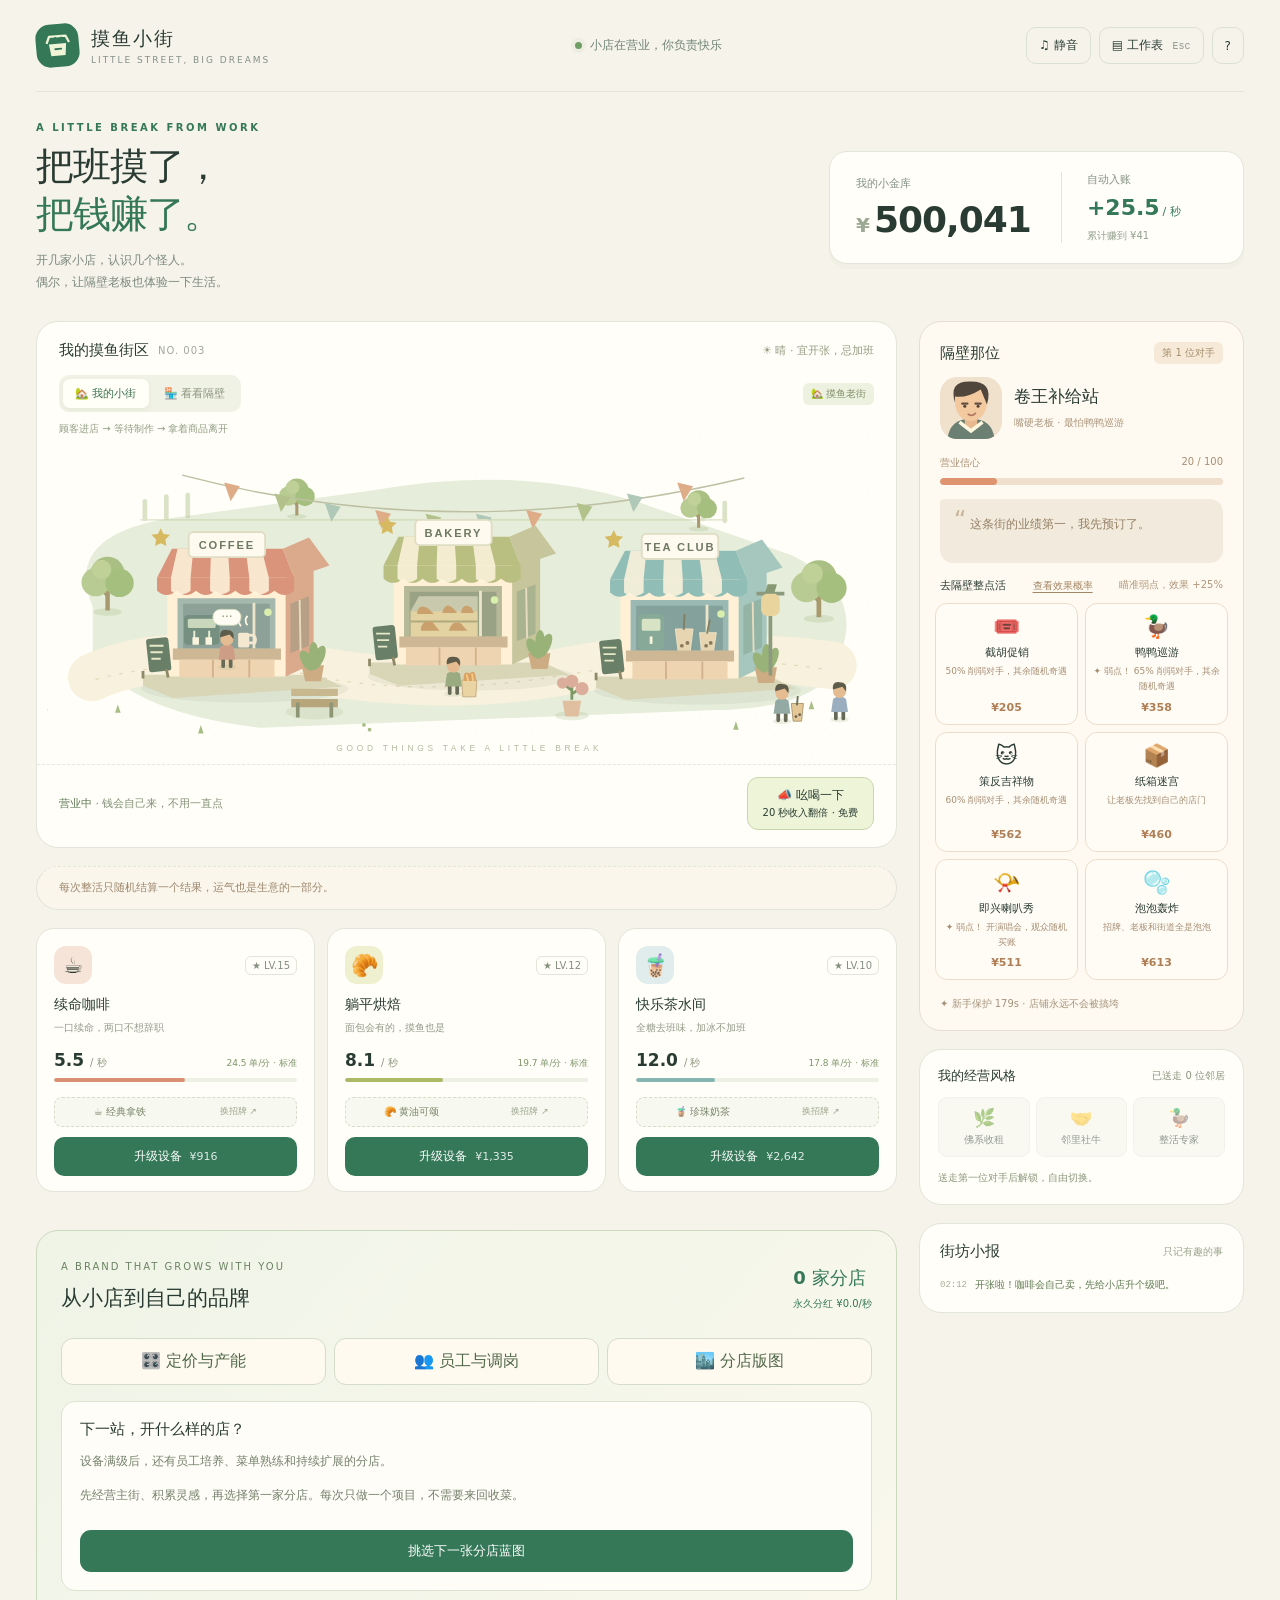
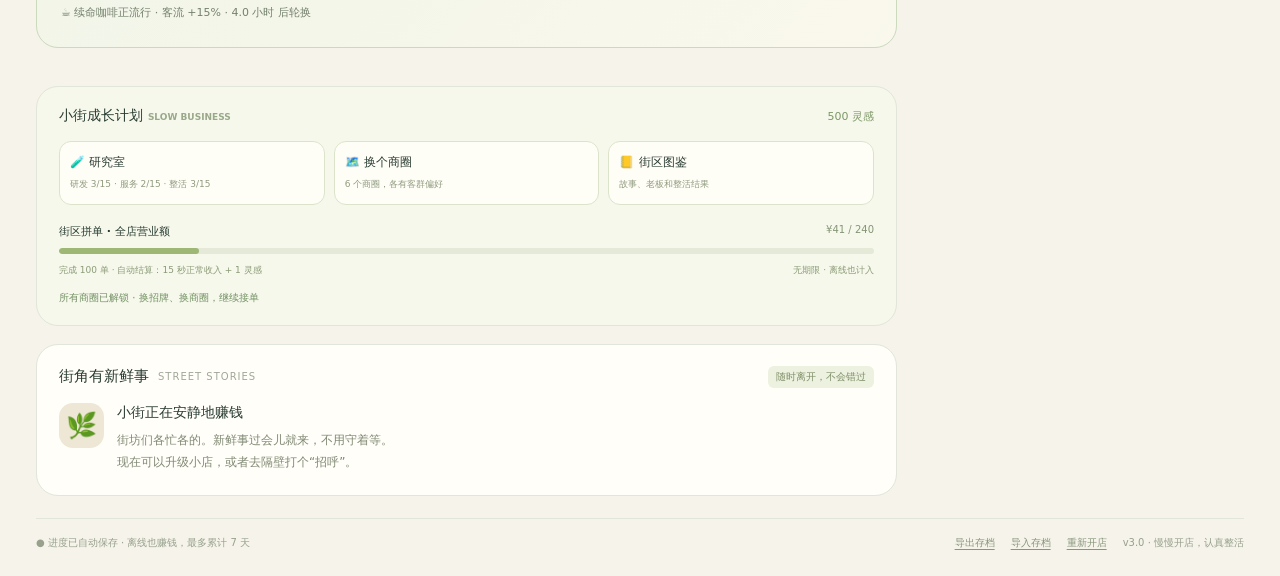
<file: src/qa/cinema-3.html>
<!doctype html>
<html lang="zh-CN">
<head>
<meta charset="utf-8">
<meta name="viewport" content="width=device-width,initial-scale=1">
<meta name="theme-color" content="#f5f3ea">
<title>摸鱼小街 · 把班摸了，把钱赚了</title>
<style>
:root{--paper:#f5f3ea;--ink:#293b32;--muted:#859087;--green:#347857;--lime:#deedac;--orange:#e8784f;--line:#e2e5d9;--white:#fffef8;--radius:22px;font-family:"Microsoft YaHei","PingFang SC",system-ui,sans-serif;color:var(--ink);background:var(--paper);font-synthesis:none}
*{box-sizing:border-box}body{margin:0}button,input{font:inherit}button{cursor:pointer;touch-action:manipulation;color:inherit}button:disabled{cursor:not-allowed}button:focus-visible,a:focus-visible,summary:focus-visible,[tabindex]:focus-visible{outline:3px solid #ec956b;outline-offset:4px}button{transition:transform .16s,background .16s,box-shadow .16s}button:not(:disabled):active{transform:translateY(2px)}button:not(:disabled):hover{filter:brightness(.97)}button:disabled{opacity:.5}a{color:var(--green)}[hidden]{display:none!important}.wrap{max-width:1432px;margin:auto;padding:0 36px 24px}.topbar{height:92px;display:flex;align-items:center;justify-content:space-between;border-bottom:1px solid var(--line);gap:20px}.brand{display:flex;gap:12px;align-items:center}.brandmark{width:43px;height:43px;background:var(--green);border-radius:14px;color:white;display:grid;place-items:center;transform:rotate(-5deg)}.brandmark svg{width:30px}.brand strong{display:block;font-size:19px;letter-spacing:2px}.brand small{font-size:9px;letter-spacing:2px;color:var(--muted);display:block;margin-top:3px}.header-note{font-size:12px;color:#718475;display:flex;align-items:center;gap:8px}.dot{display:inline-block;width:7px;height:7px;background:#6f9d66;border-radius:50%;box-shadow:0 0 0 4px #6f9d6610}.tools{display:flex;gap:8px}.tool{border:1px solid #dce1d5;background:transparent;border-radius:10px;padding:9px 12px;font-size:12px}.tool kbd{font-size:10px;margin-left:6px;opacity:.5}.hero{display:flex;justify-content:space-between;align-items:center;padding:30px 0 28px;gap:24px}.eyebrow{font-size:10px;letter-spacing:2.5px;color:var(--green);font-weight:700;margin:0 0 10px}.hero h1{font-size:38px;letter-spacing:-1px;line-height:1.25;margin:0;font-weight:800}.hero h1 span{color:var(--green)}.hero p.subtitle{font-size:12px;color:#7b887d;margin:12px 0 0;line-height:1.8}.wallet{display:flex;align-items:center;gap:30px;background:var(--white);border:1px solid var(--line);border-radius:18px;padding:20px 26px;min-width:415px;box-shadow:0 5px 0 #e8eadd66}.stat-label{font-size:11px;color:#849183;display:block;margin-bottom:8px}.cash{font-size:36px;font-weight:800;letter-spacing:-1px;font-variant-numeric:tabular-nums;white-space:nowrap}.cash small{font-size:20px;color:#9da895;margin-right:5px}.wallet-right{border-left:1px solid var(--line);padding-left:25px;min-width:110px}.rate{font-size:22px;font-weight:750;color:var(--green);font-variant-numeric:tabular-nums}.rate small{font-size:11px;font-weight:400;margin-left:3px}.lifetime{font-size:10px;color:#93a08e;margin-top:9px}.layout{display:grid;grid-template-columns:minmax(0,1fr) 325px;gap:22px;align-items:start}.left,.right{min-width:0;display:flex;flex-direction:column;gap:18px}.panel{background:var(--white);border:1px solid var(--line);border-radius:var(--radius);overflow:hidden}.scene-head{padding:19px 22px 0;display:flex;align-items:center;justify-content:space-between;gap:12px}.section-title{margin:0;font-size:15px;font-weight:750;display:flex;gap:9px;align-items:center}.section-title small{font-weight:400;font-size:10px;color:#a0a898;letter-spacing:1px}.weather{font-size:11px;color:#949d82;white-space:nowrap}.scene{position:relative;aspect-ratio:900/352;margin:0 10px;isolation:isolate}.scene svg{width:100%;height:100%;display:block}.scene-bottom{display:flex;justify-content:space-between;align-items:center;gap:12px;padding:12px 22px 17px;border-top:1px dashed #e5e9da}.scene-tip{font-size:11px;line-height:1.8;color:#839076}.scene-tip b{color:#5e7954;font-weight:500}.boost{padding:9px 15px;border:1px solid #c8d7ae;border-radius:11px;background:#edf4d7;font-size:12px;font-weight:700;white-space:nowrap}.boost span{font-weight:400;font-size:10px;display:block;margin-top:2px}.shop-grid{display:grid;grid-template-columns:repeat(3,minmax(0,1fr));gap:12px}.shop-card{padding:17px 17px 15px;border:1px solid var(--line);background:var(--white);border-radius:18px;position:relative;transition:box-shadow .2s}.shop-card.selected{box-shadow:0 0 0 3px #aeca92}.shop-top{display:flex;align-items:center;justify-content:space-between;margin-bottom:12px}.shop-icon{width:38px;height:38px;border-radius:12px;display:grid;place-items:center;font-size:22px;background:var(--tint)}.level{font-size:10px;color:#85907e;border:1px solid #e2e5d8;border-radius:6px;padding:3px 6px;font-variant-numeric:tabular-nums}.shop-card h3{font-size:14px;margin:0 0 5px}.shop-desc{font-size:10px;color:#939b89;margin:0 0 14px;line-height:1.7;min-height:17px}.shop-earning{display:flex;align-items:baseline;justify-content:space-between;margin-bottom:8px;gap:4px}.shop-earning strong{font-size:17px;font-variant-numeric:tabular-nums}.shop-earning small{font-size:10px;font-weight:400;color:#8b967d}.shop-earning .next{font-size:9px;color:#7d956a}.progress{height:4px;background:#edf0e4;border-radius:10px;margin-bottom:15px;overflow:hidden}.progress i{display:block;height:100%;background:var(--accent);border-radius:10px;width:0}.buy{width:100%;border:0;background:var(--green);color:white;border-radius:10px;padding:11px 5px;display:flex;justify-content:center;gap:8px;align-items:center;font-size:12px;font-weight:700}.buy .price{font-size:11px;font-weight:500;opacity:.85}.shop-card.locked .buy{background:#eef0e5;color:#69775c;border:1px solid #dee4d1}.shop-card.locked .shop-icon{filter:grayscale(.6);opacity:.65}.shop-card.locked .progress i{background:#cdd8ad}.shop-card.locked .shop-earning{color:#9ca58f}.event-card{padding:21px 22px;background:#fffef8;position:relative}.event-top{display:flex;align-items:center;justify-content:space-between;margin-bottom:15px}.pill{font-size:10px;display:inline-flex;padding:4px 8px;border-radius:6px;background:#edf1df;color:#7e8e67}.event-content{display:flex;gap:13px;align-items:flex-start}.portrait{width:45px;height:45px;border-radius:14px;background:#efe7d5;display:grid;place-items:center;font-size:25px;flex-shrink:0}.event-copy h3{font-size:14px;margin:1px 0 7px}.event-copy p{margin:0;font-size:12px;color:#808974;line-height:1.9}.choices{display:flex;gap:8px;flex-wrap:wrap;margin-top:16px}.choice{flex:1;min-width:125px;text-align:left;background:#f3f5e9;border:1px solid #e3e8d4;border-radius:11px;padding:11px 12px;font-size:12px}.choice small{display:block;color:#899776;font-size:10px;margin-top:5px;line-height:1.6}.empty-event{color:#8c967f;font-size:12px;line-height:2}.rival{border-color:#e7ddd0;background:#fffaf1}.rival-head{padding:20px 20px 13px;display:flex;align-items:center;justify-content:space-between}.rival-head .pill{background:#f6e9d7;color:#a48d6c}.rival-person{display:flex;gap:12px;align-items:center;padding:0 20px}.rival-avatar{height:62px;width:62px;flex-shrink:0;border-radius:17px;background:#f0e1cd;overflow:hidden}.rival-avatar svg{width:100%;height:100%}.rival-info h3{font-size:17px;margin:0 0 6px}.rival-info p{font-size:10px;color:#aa957b;margin:0;line-height:1.7}.rival-health{padding:17px 20px 0}.health-label{display:flex;justify-content:space-between;font-size:10px;color:#a98e72;margin-bottom:8px}.health{height:7px;background:#efdfcc;border-radius:10px;overflow:hidden}.health i{display:block;background:#df9470;width:100%;height:100%;border-radius:10px;transition:width .6s}.bubble{margin:14px 20px;background:#f2eadc;border-radius:4px 13px 13px 13px;padding:12px 14px;min-height:64px;font-size:12px;line-height:1.8;color:#958165;position:relative}.bubble::before{content:"“";font-size:24px;line-height:18px;color:#c7b59a;margin-right:4px}.prank-heading{padding:1px 20px 10px;display:flex;justify-content:space-between;gap:5px;font-size:11px}.prank-heading span{color:#af977c;font-size:10px}.pranks{padding:0 15px 15px;display:flex;flex-direction:column;gap:7px}.prank{display:flex;align-items:center;gap:10px;width:100%;border:1px solid #edddc8;border-radius:12px;background:#fffcf6;text-align:left;padding:11px 12px}.prank .emoji{font-size:22px}.prank .name{font-size:12px;font-weight:700;display:block}.prank .effect{font-size:9px;color:#a68e73;display:block;margin-top:4px}.prank .cost{margin-left:auto;font-size:11px;font-weight:700;color:#b07e54;white-space:nowrap}.protection{font-size:9px;color:#a4927b;line-height:1.8;padding:0 20px 17px;margin:0}.style-card{padding:17px 18px}.style-header{display:flex;justify-content:space-between;align-items:center;margin-bottom:12px}.style-header h3{font-size:13px;margin:0}.style-header span{font-size:10px;color:#89947e}.style-options{display:grid;grid-template-columns:repeat(3,1fr);gap:6px}.style-option{background:#f4f5eb;border:1px solid #e5e7db;border-radius:9px;padding:9px 2px;font-size:10px}.style-option span{display:block;font-size:18px;margin-bottom:5px}.style-option.active{background:#e5efd2;border-color:#aebf93;color:#4d713b}.style-note{font-size:10px;color:#8b987c;line-height:1.8;margin:12px 0 0;min-height:18px}.log-panel{padding:18px 20px}.log-title{display:flex;align-items:center;justify-content:space-between;margin-bottom:15px}.log-title span{font-size:10px;color:#9ba58e}.log-list{list-style:none;margin:0;padding:0;display:flex;flex-direction:column;gap:13px;max-height:194px;overflow:auto;scrollbar-width:thin}.log-list li{font-size:10px;line-height:1.8;color:#8b927e;display:flex;gap:8px}.log-list time{font-family:ui-monospace,monospace;font-size:9px;color:#a7af9b;flex-shrink:0;padding-top:1px}.log-list li:first-child{color:#5d7850}.footer{margin-top:22px;padding:15px 0 0;border-top:1px solid var(--line);display:flex;justify-content:space-between;gap:15px;color:#97a18c;font-size:10px;line-height:1.8}.footer button{padding:0;border:0;background:none;color:#88967b;font-size:10px;text-decoration:underline;text-underline-offset:3px}.footer-right{display:flex;gap:16px;align-items:center}.toast{position:fixed;bottom:30px;left:50%;transform:translate(-50%,20px);opacity:0;pointer-events:none;background:#304a38;color:#f6f8e9;padding:14px 22px;border-radius:13px;box-shadow:0 8px 30px #23392522;font-size:12px;z-index:40;max-width:min(90vw,560px);line-height:1.8;transition:.25s}.toast.show{opacity:1;transform:translate(-50%,0)}.float-coin{position:absolute;pointer-events:none;font-size:15px;font-weight:800;color:#b27e23;animation:coinup 1.5s ease-out forwards;text-shadow:0 2px white;z-index:2}.celebration{position:fixed;inset:0;pointer-events:none;z-index:35;overflow:hidden}.confetti{position:absolute;top:-20px;width:9px;height:15px;animation:fall 1.6s ease-in forwards}.customer{animation:stroll 17s linear infinite}.customer.back{animation:strollback 24s linear infinite}.customer.bob{animation:bob 2s ease-in-out infinite}.steam{animation:steam 3s ease-in-out infinite}.bunting{transform-origin:50% 0;animation:sway 3s ease-in-out infinite}.open-sign{animation:signpulse 4s ease-in-out infinite}.store-touch{cursor:pointer}.store-touch:hover .shop-roof{filter:brightness(1.035)}
@keyframes coinup{0%{opacity:0;transform:translateY(10px) scale(.8)}20%{opacity:1}100%{opacity:0;transform:translateY(-65px) scale(1.1)}}@keyframes fall{to{transform:translateY(100vh) rotate(450deg);opacity:0}}@keyframes stroll{from{transform:translateX(-90px)}to{transform:translateX(970px)}}@keyframes strollback{from{transform:translateX(970px)}to{transform:translateX(-90px)}}@keyframes bob{50%{transform:translateY(-3px)}}@keyframes steam{0%,100%{opacity:.25;transform:translateY(0)}50%{opacity:.6;transform:translateY(-5px)}}@keyframes sway{50%{transform:rotate(2deg)}}@keyframes signpulse{50%{opacity:.6}}
dialog{border:1px solid #dbe2cd;border-radius:24px;background:var(--white);padding:27px;max-width:440px;width:calc(100% - 32px);color:var(--ink);box-shadow:0 20px 90px #24362c33}dialog::backdrop{background:#27382c55;backdrop-filter:blur(4px)}dialog h2{font-size:23px;margin:7px 0 12px}dialog p{font-size:13px;color:#80906f;line-height:1.9}dialog .modal-icon{font-size:40px}dialog .modal-actions{display:flex;gap:10px;margin-top:20px}.primary,.secondary{border:0;background:var(--green);color:white;border-radius:11px;padding:12px 19px;font-size:13px}.secondary{background:#eef0e4;color:#738165}.offline-total{font-size:40px;font-weight:800;color:var(--green);margin:20px 0}.save-warning{background:#fff1d7;border-bottom:1px solid #eddbb3;padding:10px 18px;color:#8e6734;font-size:12px;text-align:center}.boss{position:fixed;inset:0;background:#fff;color:#333;z-index:100;font-family:Arial,"Microsoft YaHei",sans-serif;overflow:auto}.boss-head{padding:16px 24px;background:#217346;color:white;display:flex;justify-content:space-between;align-items:center}.boss-head button{border:0;background:transparent;color:white;font-size:14px}.boss-menu{padding:14px 25px;border-bottom:1px solid #ddd;font-size:13px;word-spacing:25px}.formula{padding:11px 25px;background:#fafafa;border-bottom:1px solid #ddd;font-size:12px;color:#777}.sheet{border-collapse:collapse;width:100%;font-size:12px;text-align:center;white-space:nowrap}.sheet th,.sheet td{border:1px solid #ddd;height:33px;padding:5px 12px}.sheet th{background:#f3f3f3;font-weight:400}.sheet .heading td{background:#eaf1ec;font-weight:bold}.sheet .selected{outline:2px solid #217346;outline-offset:-2px}.sheet-tabs{position:fixed;bottom:0;left:0;right:0;background:#f6f6f6;border-top:1px solid #ddd;height:35px;padding:8px 40px;font-size:12px;color:#217346}.sheet-note{color:#999;font-size:11px;padding:15px 25px}
@media(min-width:1500px){.wrap{padding-top:10px}.scene{aspect-ratio:900/380}.hero{padding:35px 0}}
@media(max-width:1100px){.wrap{padding:0 24px 20px}.layout{grid-template-columns:minmax(0,1fr) 295px;gap:16px}.shop-card{padding:13px 12px}.hero h1{font-size:32px}.wallet{min-width:355px;gap:20px;padding:17px 20px}.cash{font-size:31px}.header-note{display:none}.scene{margin:8px 0}.scene-head{padding:16px 16px 0}.scene-bottom{padding:11px 16px 15px}.shop-desc{font-size:9px}.shop-earning .next{display:none}}
@media(max-width:850px){.layout{grid-template-columns:1fr}.right{display:grid;grid-template-columns:1fr 1fr;align-items:start}.rival{grid-row:span 2}.log-panel{min-height:210px}.scene{aspect-ratio:900/340}.hero h1{font-size:30px}.wallet{min-width:330px}.hero{gap:20px}.subtitle{max-width:250px}.cash{font-size:28px}.rate{font-size:19px}.wallet-right{padding-left:18px}.shop-earning .next{display:block}}
@media(max-width:580px){.wrap{padding:0 15px 18px}.topbar{height:74px;gap:8px}.brand{gap:8px}.brandmark{width:35px;height:35px;border-radius:11px}.brand strong{font-size:16px}.brand small{font-size:7px;letter-spacing:1.6px}.tool{padding:8px;font-size:10px}.tool kbd{display:none}.tools{gap:5px}.hero{display:block;padding:24px 0 20px}.hero h1{font-size:30px}.hero h1 br{display:none}.hero p.subtitle{max-width:none;margin:9px 0 18px;font-size:11px}.eyebrow{font-size:9px;margin-bottom:9px}.wallet{min-width:0;padding:15px 20px;justify-content:space-between;gap:15px}.cash{font-size:32px}.wallet-right{min-width:125px}.stat-label{margin-bottom:5px}.layout{gap:16px}.left{gap:14px}.section-title{font-size:13px}.section-title small{font-size:8px}.weather{font-size:9px}.scene{aspect-ratio:900/390;overflow:hidden}.scene svg{width:115%;max-width:none;margin-left:-7.5%}.scene-bottom{gap:5px}.scene-tip{font-size:9px}.boost{font-size:10px;padding:7px 10px}.boost span{font-size:8px}.shop-grid{gap:7px}.shop-card{padding:12px 9px;border-radius:15px}.shop-card h3{font-size:12px}.shop-icon{width:29px;height:29px;font-size:17px;border-radius:9px}.level{font-size:8px;padding:3px}.shop-desc{font-size:8px;min-height:27px;margin-bottom:9px}.shop-earning strong{font-size:14px}.shop-earning small{font-size:8px}.shop-earning .next{display:none}.buy{display:block;padding:9px 1px;font-size:10px}.buy .price{font-size:10px;margin-left:3px}.shop-top{margin-bottom:11px}.progress{margin-bottom:11px}.event-card{padding:17px 16px}.event-copy p{font-size:11px}.choice{padding:10px;min-width:100px;font-size:11px}.choice small{font-size:9px}.right{grid-template-columns:1fr}.rival{grid-row:auto}.pranks{display:grid;grid-template-columns:repeat(3,1fr);gap:6px;padding:0 13px 13px}.prank{display:block;padding:11px 6px;text-align:center}.prank .emoji{font-size:23px}.prank .name{font-size:11px;margin-top:6px}.prank .effect{font-size:8px;min-height:26px;line-height:1.6}.prank .cost{display:block;margin-top:7px}.bubble{min-height:0}.log-panel{min-height:0}.footer{display:block;font-size:9px;margin-top:16px}.footer-right{margin-top:8px}.toast{bottom:18px;font-size:11px;width:max-content;text-align:center}}
@media(prefers-reduced-motion:reduce){*,*::before,*::after{animation:none!important;transition:none!important}.customer{display:none}.float-coin,.confetti{display:none}}
.stage-tools{padding:15px 22px 0;display:flex;align-items:center;justify-content:space-between;gap:12px}.view-tabs{display:flex;background:#f0f2e5;padding:4px;border-radius:10px;gap:3px}.view-tab{font-size:11px;padding:7px 12px;border:0;border-radius:7px;background:transparent;color:#8b947e}.view-tab[aria-pressed=true]{background:#fffef7;color:#3b704c;box-shadow:0 2px 5px #526c3610}.scene-caption{font-size:10px;color:#929e85}.scene{overflow:hidden}.stage-receipt{padding:11px 22px;border-top:1px dashed #e2e7d7;font-size:11px;color:#9b866c;background:#fbf6eb;line-height:1.8;min-height:43px}.scene .float-coin{z-index:3}.menu-btn{width:100%;margin:0 0 10px;border:1px dashed #d7ddc8;border-radius:8px;background:#f7f8ef;padding:7px 3px;color:#778368;font-size:10px;display:flex;justify-content:space-around;gap:2px}.menu-btn small{font-size:9px;color:#9da790}.long-panel{padding:20px 22px;background:#f5f8eb}.long-head{display:flex;justify-content:space-between;gap:12px;align-items:center;margin-bottom:16px}.long-head h2{margin:0;font-size:14px}.long-head span{font-size:11px;color:#7d9766}.long-actions{display:grid;grid-template-columns:repeat(3,1fr);gap:9px;margin-bottom:19px}.long-action{border:1px solid #dce3cb;background:#fffef6;border-radius:12px;padding:12px 10px;text-align:left}.long-action b{font-size:12px;display:block;margin-bottom:6px}.long-action small{font-size:9px;line-height:1.6;color:#8f9a7f;display:block}.contract-head{display:flex;justify-content:space-between;gap:9px;font-size:11px;margin-bottom:9px}.contract-head span{font-variant-numeric:tabular-nums;color:#859575;font-size:10px}.contract-track{height:6px;border-radius:9px;background:#e4ead7;overflow:hidden}.contract-track i{height:100%;display:block;border-radius:9px;background:#9fb775;transition:width .4s}.contract-foot{display:flex;justify-content:space-between;gap:10px;font-size:9px;color:#8b9a76;margin-top:8px;line-height:1.8}.next-district{font-size:10px;color:#759265;margin:13px 0 0}.prank-heading button{background:none;padding:0;border:0;font-size:10px;color:#a38664;text-decoration:underline;text-underline-offset:3px}.pranks{display:grid;grid-template-columns:1fr 1fr;gap:7px}.prank{flex-direction:column;gap:6px;text-align:center;padding:10px 6px;min-height:117px}.prank .effect{line-height:1.7;min-height:29px}.prank .cost{margin:auto 0 0}.prank .name{font-size:11px}.prank .emoji{font-size:22px}.prank-heading{flex-wrap:wrap}.prank[disabled] .effect{opacity:.8}.research-row{display:flex;gap:12px;align-items:center;border-bottom:1px solid #e5e9d9;padding:17px 0}.research-row:last-child{border:0}.research-row .research-icon{font-size:28px}.research-row>div{flex:1}.research-row b{font-size:13px}.research-row small{font-size:10px;color:#8b9a7d}.research-row p{font-size:11px;margin:6px 0}.research-row button{padding:9px 12px;font-size:11px}.menu-grid{display:grid;grid-template-columns:1fr 1fr;gap:10px;margin-top:18px}.menu-item{background:#f5f7ec;border:1px solid #e0e7d0;border-radius:13px;text-align:left;padding:14px;display:flex;flex-direction:column;gap:7px}.menu-item>span{font-size:25px}.menu-item b{font-size:13px}.menu-item small{font-size:11px;color:#879777;line-height:1.8}.menu-item em{font-size:10px;font-style:normal;color:#7f9c60}.menu-item.chosen{border-color:#9bb87f;background:#eaf3d9}.journal-title{font-size:13px;margin-top:22px}.journal-grid{display:grid;grid-template-columns:repeat(2,1fr);gap:6px}.journal-item{font-size:10px;padding:9px;background:#f0f1e7;border-radius:7px;color:#a2aa98}.journal-item.found,.journal-dot.found{color:#528149;background:#e9f2d9}.journal-dot{font-size:9px;color:#bbc0ad;padding:2px 3px;border-radius:3px}.journal-prank{line-height:2.2!important;font-size:12px!important}.odds-scroll{overflow:auto}.odds-table{border-collapse:collapse;font-size:10px;white-space:nowrap}.odds-table th,.odds-table td{padding:8px;border:1px solid #e4e9d5;text-align:center}.odds-table th{background:#f0f4e4}.odds-table td{color:#82946f}dialog{max-height:85vh;overflow:auto}dialog:has(.odds-table){max-width:660px}#visitorLayer{pointer-events:none}.right{position:relative}.protection{font-size:10px}.scene-panel:has(#rivalBuilding){background:#fffaf1;border-color:#e7dccb}
@media(max-width:850px){.right{grid-template-columns:1fr 1fr}.rival{grid-row:span 2}.pranks{grid-template-columns:1fr 1fr}.stage-tools{padding:12px 17px 0}.long-panel{padding:18px}.stage-receipt{padding:10px 17px}}
@media(max-width:580px){.right{grid-template-columns:1fr}.pranks{grid-template-columns:repeat(3,1fr)}.prank{display:flex;min-height:135px}.scene-caption{display:none}.stage-tools{padding:12px 13px 0}.view-tab{padding:7px 10px;font-size:10px}.stage-tools>.pill{font-size:9px}.stage-receipt{font-size:10px;min-height:48px}.menu-btn{font-size:8px;display:block;padding:6px 2px}.menu-btn small{display:none}.long-panel{padding:17px 14px}.long-actions{gap:6px}.long-action{padding:10px 7px}.long-action b{font-size:10px}.long-action small{font-size:8px}.contract-head{font-size:10px}.contract-foot{display:block}.long-head h2{font-size:13px}.long-head span{font-size:10px}.menu-item{padding:11px}.menu-item small{font-size:10px}.shop-desc{display:none}.prank .effect{font-size:9px;min-height:33px}}

.company-panel{padding:24px;margin:20px 0;background:linear-gradient(130deg,#eff4e7,#faf8ed);border-color:#cbd9bd}.company-top,.ops-title{display:flex;justify-content:space-between;gap:12px;align-items:center}.company-kicker{font-size:10px;letter-spacing:2px;color:#6b8262}.company-panel h2{font-size:21px;margin:10px 0}.company-panel p{font-size:12px;color:#74816c;line-height:1.8}.company-tools{display:flex;gap:8px;flex-wrap:wrap;margin:16px 0}.company-tools button{flex:1;padding:12px 10px;background:#fffaf0;border:1px solid #d4ddc9;border-radius:12px;color:#52694a;font-weight:700;cursor:pointer}.company-number{font-size:18px;font-weight:800;color:#347857;white-space:nowrap}.company-number small{display:block;font-size:10px;font-weight:400;margin-top:7px}.company-project{background:#fffdf7;border:1px solid #dce3d1;border-radius:14px;padding:18px}.company-project h3{margin:0;font-size:15px}.company-project .primary{width:100%;margin-top:12px}.market-trend{font-size:11px!important;margin:12px 0 0!important}.ops-card{border:1px solid #e0e3d7;border-radius:14px;padding:16px;margin:14px 0}.ops-title span{font-size:11px;color:#859478}.ops-metrics{display:grid;grid-template-columns:repeat(3,1fr);gap:10px;margin:16px 0}.ops-metrics span{font-size:10px;color:#879079}.ops-metrics b{display:block;font-size:22px;line-height:1.6;color:#3d674c}.bottleneck{padding:8px 10px;background:#f2f3e5;border-radius:8px;font-size:11px!important}.price-options{display:flex;gap:6px}.price-options button{flex:1;min-width:0;padding:12px 5px;background:#fafaf4;border:1px solid #dbdfce;border-radius:10px;color:#65725b;cursor:pointer}.price-options small{display:block;font-size:9px;margin-top:7px}.price-options button.selected,.staff-assign button.selected{border-color:#448662;background:#e6f0de;color:#2a6749}.staff-grid{display:grid;grid-template-columns:1fr 1fr;gap:12px}.staff-card{border:1px solid #dedfcf;border-radius:14px;padding:16px;background:#fffdf7}.staff-face{font-size:32px;margin-bottom:8px}.staff-card b{display:block}.staff-card b small{font-size:10px;color:#8d997d;margin-left:7px}.staff-card p{font-size:11px!important;min-height:42px}.staff-card>span{display:block;font-size:10px;color:#8a917d;margin-bottom:12px}.staff-assign{display:flex;flex-wrap:wrap;gap:4px}.staff-assign button{padding:7px 9px;border:1px solid #dbdfce;border-radius:7px;color:#697a60;background:#f6f7ee;cursor:pointer;font-size:10px}.project-offers{display:grid;grid-template-columns:repeat(3,1fr);gap:12px}.project-offer{padding:15px;border:1px solid #d6dfcd;border-radius:12px;background:#fffdf6;display:flex;flex-direction:column}.project-offer>span{font-size:32px}.project-offer h3{font-size:15px;margin:12px 0}.project-offer p{font-size:11px!important}.project-offer>b{font-size:12px;color:#476b4e}.project-offer>small{font-size:10px;line-height:1.7;color:#8a907c;margin:10px 0 16px}.project-offer .primary{font-size:11px;padding:11px 6px;margin-top:auto;line-height:1.7}.project-offer .primary small{opacity:.7;font-weight:400}.project-line{display:grid;grid-template-columns:1fr auto;gap:8px;font-size:12px;margin:16px 0}.project-line small{display:block;font-size:10px;color:#98a089;margin-top:6px}.project-line .contract-track{grid-column:1/-1}.portfolio-stats{display:flex;justify-content:space-between;gap:10px;font-size:11px}.portfolio-stats b{display:block;margin-top:8px;font-size:23px;color:#3c7651}.portfolio-grid{display:grid;grid-template-columns:repeat(3,1fr);gap:10px}.portfolio-grid article{background:#f1f3e6;border-radius:12px;padding:18px;text-align:center}.portfolio-grid article span{font-size:32px;display:block}.portfolio-grid article b{display:block;font-size:12px;margin:10px 0}.portfolio-grid article small{font-size:10px;color:#879174;line-height:1.6}#infoDialog:has(.project-offers),#infoDialog:has(.staff-grid),#infoDialog:has(.ops-card){max-width:790px;width:calc(100% - 36px)}.cinema-caption{font:600 13px 'Microsoft YaHei',sans-serif;fill:#53684e}.stage-receipt{min-height:42px}.scene svg{overflow:hidden}#healthFill{transition:width .6s ease}button:disabled{cursor:not-allowed;opacity:.5}
@media(max-width:600px){.company-panel{padding:17px}.company-top{align-items:start}.company-number{font-size:16px}.company-panel h2{font-size:18px}.company-tools{gap:5px}.company-tools button{font-size:11px;padding:11px 7px}.staff-grid,.project-offers{grid-template-columns:1fr}.project-offer{display:grid;grid-template-columns:40px 1fr;gap:5px 10px}.project-offer h3{margin:8px 0}.project-offer>p,.project-offer>b,.project-offer>small,.project-offer>button{grid-column:1/-1}.project-offer>small{margin:2px 0 8px}.price-options b{font-size:11px}.price-options small{font-size:9px;line-height:1.7}.ops-card{padding:12px}.ops-metrics b{font-size:20px}.portfolio-grid{grid-template-columns:1fr 1fr}.portfolio-stats{font-size:10px}.company-project{padding:14px}}

.street-status{padding:16px 20px;margin:14px 0;background:#fff9e8;border-color:#e2d8b9}.vacancy-note{display:flex;flex-direction:column;gap:7px;color:#6b8053;font-size:13px}.vacancy-note span{font-size:11px;color:#929b7d}.nuisance-notice>b{display:block;font-size:12px;color:#ad835a;margin:4px 0 10px}.nuisance-notice>div{display:flex;gap:8px;flex-wrap:wrap}.nuisance-notice button{border:1px dashed #c5a970;border-radius:10px;padding:12px;background:#fffdf4;color:#8f794e;font-size:11px;cursor:pointer;flex:1}.nuisance-notice small{display:block;color:#aa9b78;font-size:9px;margin-top:6px}.research-gate{display:block;color:#9e8d65!important;line-height:1.8;margin:6px 0}.promotion-star{font-size:38px;color:#c4a259;letter-spacing:7px;margin:24px 0}.promotion-list{padding:12px 20px;background:#f3f4e8;border-radius:13px;margin:18px 0}.research-row>div{min-width:0}.level{max-width:none;white-space:nowrap;font-size:10px}#scene [data-nuisance]:focus{outline:none;filter:drop-shadow(0 0 3px #d1ab65)}.street-status[hidden]{display:none}
@media(max-width:600px){.street-status{padding:14px}.nuisance-notice>div{flex-direction:column}.vacancy-note{font-size:12px}.promotion-star{font-size:30px}.research-row .secondary{padding:9px 10px;white-space:nowrap}.research-row{gap:9px}}

</style>
</head>
<body>
<div id="saveWarning" class="save-warning" hidden>浏览器暂不允许保存进度。请用底部「导出存档」备份，本次仍可正常游玩。</div>
<div class="wrap" id="gameRoot">
 <header class="topbar">
  <div class="brand"><div class="brandmark"><svg viewBox="0 0 40 40" fill="none" aria-hidden="true"><path d="M8 17h23l-2 16H10L8 17Z" fill="#f0f5d8"/><path d="M5 16 9 7h22l4 9" stroke="#f0f5d8" stroke-width="3" stroke-linejoin="round"/><path d="M17 9v6m8-6 1 6M16 24h8" stroke="#347857" stroke-width="2.5" stroke-linecap="round"/></svg></div><div><strong>摸鱼小街</strong><small>LITTLE STREET, BIG DREAMS</small></div></div>
  <div class="header-note"><span class="dot"></span> 小店在营业，你负责快乐</div>
  <div class="tools"><button class="tool" id="soundBtn" aria-pressed="false">♫ 静音</button><button class="tool" id="workBtn">▤ 工作表 <kbd>Esc</kbd></button><button class="tool" id="helpBtn" aria-label="玩法说明">?</button></div>
 </header>
 <section class="hero">
  <div><p class="eyebrow">A LITTLE BREAK FROM WORK</p><h1>把班摸了，<br><span>把钱赚了。</span></h1><p class="subtitle">开几家小店，认识几个怪人。<br>偶尔，让隔壁老板也体验一下生活。</p></div>
  <div class="wallet"><div><span class="stat-label">我的小金库</span><div class="cash"><small>¥</small><span id="cash">88</span></div></div><div class="wallet-right"><span class="stat-label">自动入账</span><div class="rate">+<span id="rate">2</span><small>/ 秒</small></div><div class="lifetime" id="lifetime">累计赚到 ¥0</div></div></div>
 </section>
 <main class="layout">
  <div class="left">
   <section class="panel scene-panel"><div class="scene-head"><h2 class="section-title"><span id="sceneTitle">我的摸鱼街区</span> <small>NO. 003</small></h2><span class="weather">☀ 晴 · 宜开张，忌加班</span></div><div class="stage-tools"><div class="view-tabs"><button class="view-tab" id="homeView" aria-pressed="true">🏡 我的小街</button><button class="view-tab" id="rivalView" aria-pressed="false">🏪 看看隔壁</button></div><span class="pill" id="districtLabel">摸鱼老街</span></div><p class="scene-caption" id="sceneCaption" style="padding:0 22px;margin:10px 0 0">顾客进店 → 等待制作 → 拿着商品离开</p><div class="scene" id="scene" aria-label="你的商业街，顾客正在自动消费"></div><div class="scene-bottom"><div class="scene-tip" id="sceneTip"><b>营业中</b> · 钱会自己来，不用一直点</div><button class="boost" id="boostBtn">📣 吆喝一下<span>20 秒收入翻倍 · 免费</span></button></div></section>
   <div class="stage-receipt panel" id="lastResult">每次整活只随机结算一个结果。</div>
   <div class="street-status panel" id="streetStatus" hidden></div><section class="shop-grid" id="shops" aria-label="店铺升级"></section>
   <section class="panel company-panel"><div class="company-top"><div><span class="company-kicker">A BRAND THAT GROWS WITH YOU</span><h2 id="companyRank">从小店到自己的品牌</h2></div><div class="company-number"><span id="branchCount">0 家分店</span><small id="royalty">永久分红 ¥0/秒</small></div></div><div class="company-tools"><button id="manageBtn">🎛️ 定价与产能</button><button id="staffBtn">👥 员工与调岗</button><button id="portfolioBtn">🏙️ 分店版图</button></div><div class="company-project"><h3 id="companyTitle">下一站，开什么样的店？</h3><p id="companyDescription"></p><div id="projectSummary"></div><button class="primary" id="projectBtn">挑选下一张分店蓝图</button></div><p class="market-trend" id="marketTrend"></p></section>
   <section class="panel long-panel"><div class="long-head"><h2>小街成长计划 <small style="font-size:9px;color:#9aa88a">SLOW BUSINESS</small></h2><span id="ideaCount">0 灵感</span></div><div class="long-actions"><button class="long-action" id="researchBtn"><b>🧪 研究室</b><small id="researchSummary">研发 0/3 · 服务 0/3 · 整活 0/3</small></button><button class="long-action" id="districtBtn"><b>🗺️ 换个商圈</b><small>6 个商圈，各有客群偏好</small></button><button class="long-action" id="journalBtn"><b>📒 街区图鉴</b><small>故事、老板和整活结果</small></button></div><div class="contract-head"><b id="contractName">街区拼单 · 全店营业额</b><span id="contractProgress">0 / 240</span></div><div class="contract-track"><i id="contractFill"></i></div><div class="contract-foot"><span id="contractNote">自动结算，无需领取</span><span>无期限 · 离线也计入</span></div><p class="next-district" id="nextDistrict"></p></section>
   <section class="panel event-card"><div class="event-top"><h2 class="section-title">街角有新鲜事 <small>STREET STORIES</small></h2><span class="pill" id="eventStatus">不着急，随时处理</span></div><div id="eventContent"></div></section>
  </div>
  <aside class="right">
   <section class="panel rival"><div class="rival-head"><h2 class="section-title">隔壁那位</h2><span class="pill" id="rivalNumber">第 1 位对手</span></div><div class="rival-person"><div class="rival-avatar" id="rivalAvatar"></div><div class="rival-info"><h3 id="rivalName">卷王补给站</h3><p id="rivalTrait">嘴硬老板 · 最怕鸭鸭巡游</p></div></div><div class="rival-health"><div class="health-label"><span id="rivalState">营业信心</span><span id="rivalHp">100 / 100</span></div><div class="health" role="progressbar" aria-label="对手营业信心" aria-valuemin="0" aria-valuemax="100" aria-valuenow="100" id="rivalBar"><i id="healthFill"></i></div></div><div class="bubble" id="rivalQuote">我不是针对你，我是说这条街我全都要。</div><div class="prank-heading"><strong>去隔壁整点活</strong><button id="oddsBtn">查看效果概率</button><span id="prankStatus">每次捣乱后休息 45 秒</span></div><div class="pranks" id="pranks"></div><p class="protection" id="protection">✦ 新手保护中 · 你的店铺永远不会被搞垮</p></section>
   <section class="panel style-card"><div class="style-header"><h3>我的经营风格</h3><span id="defeatCount">已送走 0 位邻居</span></div><div class="style-options" id="styles"></div><p class="style-note" id="styleNote">送走第一位对手后解锁，自由切换。</p></section>
   <section class="panel log-panel"><div class="log-title"><h2 class="section-title">街坊小报</h2><span>只记有趣的事</span></div><ul class="log-list" id="logList"></ul></section>
  </aside>
 </main>
 <footer class="footer"><span id="saveStatus">● 进度自动保存 · 离线也赚钱，最多累计 7 天</span><div class="footer-right"><button id="exportBtn">导出存档</button><button id="importBtn">导入存档</button><button id="resetBtn">重新开店</button><span>v3.0 · 慢慢开店，认真整活</span></div></footer>
</div>
<input type="file" id="importFile" accept=".json,application/json" hidden>
<div class="toast" id="toast" role="status" aria-live="polite"></div><div class="celebration" id="celebration" aria-hidden="true"></div>
<dialog id="infoDialog" aria-labelledby="dialogTitle"><div class="modal-icon" id="dialogIcon">☕</div><h2 id="dialogTitle"></h2><div id="dialogBody"></div><div class="modal-actions" id="dialogActions"></div></dialog>
<section class="boss" id="boss" hidden aria-label="工作表视图"><div class="boss-head"><button id="returnBtn" aria-label="返回摸鱼小街">项目周报 · 数据汇总</button><span style="font-size:12px">已保存到本地</span></div><div class="boss-menu">文件 开始 插入 页面布局 公式 数据 审阅 视图</div><div class="formula">H8　 ▾　　　ƒx　　=SUM(D8:G8)</div><table class="sheet" id="sheet"></table><p class="sheet-note">内部工作表 · 统计口径：本期累计</p><div class="sheet-tabs">◁　▷　　数据明细　　　月度汇总　　　＋</div></section>
<script>
'use strict';
const KEY='little-street-cinema-qa-3', MAX_OFFLINE=7*86400, MAX_LEVEL=125;
const SHOP_DEFS=[
 {name:'续命咖啡',icon:'☕',desc:'一口续命，两口不想辞职',income:2,unlock:0,cost:36,tint:'#f7e4d8',accent:'#d99174',sign:'COFFEE'},
 {name:'躺平烘焙',icon:'🥐',desc:'面包会有的，摸鱼也是',income:7,unlock:240,cost:105,tint:'#eef0d0',accent:'#aaba67',sign:'BAKERY'},
 {name:'快乐茶水间',icon:'🧋',desc:'全糖去班味，加冰不加班',income:22,unlock:1100,cost:330,tint:'#e1eded',accent:'#86b5b2',sign:'TEA CLUB'}
];
const RIVALS=[
 {name:'卷王补给站',boss:'王卷卷',trait:'嘴硬老板',weak:1,color:'#6b8072',hello:'这条街的业绩第一，我先预订了。',hit:['优惠券比我的脸还大？','谁让鸭子来上班的？！','我的吉祥物怎么穿上你家工服了？'],bye:'我这叫战略转移，绝对不是开不下去。'},
 {name:'拼命三郎铺',boss:'张忙忙',trait:'促销狂魔',weak:0,color:'#b48769',hello:'买一送一！买二送老板的睡眠！',hit:['等等，你怎么比我还能送？','鸭子能不能先办张会员卡？','吉祥物也要双休？它不是玩偶吗？'],bye:'折扣打到底，老板先见底。我去休个假。'},
 {name:'随缘便利店',boss:'佛系阿福',trait:'淡定店长',weak:2,color:'#8699aa',hello:'客人来就来，不来我先喝杯茶。',hit:['缘分到你那边去了。','嘎嘎声还挺有禅意。','什么？连招财猫都不想躺平了？'],bye:'门关了，心开了。我去钓鱼。'},
 {name:'精致研究所',boss:'林讲究',trait:'精致达人',weak:1,color:'#af8d99',hello:'我家每杯咖啡都有自己的品牌故事。',hit:['传单的字体不对，影响整条街的审美。','这些鸭子破坏了我的极简构图！','那件荧光绿工服，真的很伤害我。'],bye:'暂停营业，重新定义营业。'},
 {name:'科技狠活屋',boss:'马程序',trait:'科技老板',weak:0,color:'#748bba',hello:'我的算法说，明天就能把你收购。',hit:['报错：顾客怎么被重定向了？','识别失败：鸭子不是有效用户。','吉祥物离职了？我没写这个分支。'],bye:'系统维护中。预计恢复时间：下辈子。'},
 {name:'好运来来来',boss:'钱多多',trait:'玄学掌柜',weak:2,color:'#ba9360',hello:'大师说这个铺位旺我，你懂什么。',hit:['你的优惠券把我的财运吸走了！','鸭子坐在财位上了，快请走！','你可以挖人，但怎么能挖我的财神！'],bye:'不是经营问题，是水星又逆行了。'}
];
const PRANKS=[{name:'截胡促销',icon:'🎟️',desc:'自己增收 20% · 对手掉信心',damage:18,min:20,seconds:8},{name:'鸭鸭巡游',icon:'🦆',desc:'召唤一群不讲道理的鸭子',damage:28,min:40,seconds:14},{name:'策反吉祥物',icon:'🐱',desc:'给它双休，让它换个老板',damage:40,min:70,seconds:22}];
const STYLES=[{id:'cozy',name:'佛系收租',icon:'🌿',desc:'所有店铺正常收入 +15%。安安静静把钱赚了。'},{id:'social',name:'邻里社牛',icon:'🤝',desc:'捣乱冷却降至 30 秒，费用打九折。'},{id:'chaos',name:'整活专家',icon:'🦆',desc:'捣乱造成的信心损失 +30%。邻居的快乐终结者。'}];
const EVENTS=[
 {icon:'🎧',who:'员工 · 小夏',title:'今天可以放点土味神曲吗？',text:'“老板，我做了八小时歌单。保证客人听完忘记自己来买什么。”',choices:[['放！快乐最重要','60 秒收入 +30%','music'],['去隔壁门口试播','对手信心 −12','musicRival'],['今天走安静路线','小费：20 秒正常收入','smallTip']]},
 {icon:'📦',who:'供货商 · 老陈',title:'有批长得很抽象的杯子',text:'“质量没问题，就是每个杯子都像在翻白眼。年轻人应该喜欢吧？”',choices:[['整一批情绪周边','花 20 秒收入，90 秒收入 +50%','cups'],['帮他想个广告词','感谢费：15 秒正常收入','thanks']]},
 {icon:'👩🏻',who:'常客 · 阿圆',title:'能做一杯香菜拿铁吗？',text:'“不加咖啡、不加奶、不要香菜。你自由发挥，我相信你的精神状态。”',choices:[['端上一杯白开水','稳稳获得 20 秒收入','smallTip'],['研发一杯空气拿铁','70% 获得 50 秒收入，30% 获得 5 秒','weirdDrink']]},
 {icon:'🤝',who:'隔壁老板',title:'要不先和平共处一会儿？',text:'“我妈说出门在外要和气生财。咱们先停战，客人一起招呼？”',choices:[['握手，先赚钱','90 秒互不捣乱，收入 +20%','truce'],['不握，我的鸭子还没下班','对手信心 −10','refuse']]},
 {icon:'🐈',who:'不请自来的猫',title:'它已经在收银台睡半小时了',text:'路过的客人越聚越多。猫睁开一只眼，仿佛在问：“我的出场费呢？”',choices:[['正式聘为店长','90 秒收入 +30%','cat'],['拍一张营业照','小费：20 秒正常收入','smallTip'],['邀请它去隔壁躺一会儿','对手信心 −12','catRival']]},
 {icon:'🤖',who:'店员 · 阿木',title:'咖啡机好像学会讲冷笑话了',text:'“它说自己很有压力，因为每天都在萃取。”店员已经笑到无法拉花。',choices:[['挂牌：脱口秀咖啡','60 秒收入 +50%','machine'],['让隔壁也听听','对手信心 −10','machineRival']]},
 {icon:'🧾',who:'会计 · 小算盘',title:'从旧围裙里翻出一张券',text:'“老板，是设备店的折扣券！也可以退成零钱。请选择你的快乐。”',choices:[['留着升级设备','下一次已开店铺升级打七五折','coupon'],['零钱也是钱','获得 30 秒正常收入','cashback']]},
 {icon:'☔',who:'街区天气预报',title:'下雨了，大家都在找地方躲',text:'雨不大，但很适合喝点热的、吃点甜的，再假装等雨停。',choices:[['搬几把椅子出来','90 秒收入 +30%','rain'],['借隔壁招牌给客人挡雨','对手信心 −12','rainRival']]}
];
const $=id=>document.getElementById(id), clamp=(n,a,b)=>Math.min(b,Math.max(a,n));
const finite=(v,f=0)=>typeof v==='number'&&Number.isFinite(v)?v:f;
const money=n=>{n=Math.max(0,finite(n));return n>=1e8?(n/1e8).toFixed(2)+'亿':n>=1e6?(n/1e4).toFixed(1)+'万':Math.floor(n).toLocaleString('zh-CN')};
const decimal=n=>Number.isInteger(n)?String(n):n.toFixed(1), seconds=t=>Math.max(0,Math.ceil(t/1000));
const esc=s=>String(s).replace(/[&<>"']/g,c=>({'&':'&amp;','<':'&lt;','>':'&gt;','"':'&quot;',"'":'&#39;'}[c]));
function fresh(now){return {version:3,cash:88,earned:0,levels:[1,0,0],defeats:0,style:'cozy',npc:{type:0,hp:100,max:100,quote:RIVALS[0].hello},respawnAt:0,prankReady:0,hypeReady:0,boosts:[],truceUntil:0,slowUntil:0,online:0,counterIn:300,eventIn:35,eventId:null,eventHistory:[],coupon:false,logs:[],savedAt:now,sound:false,...freshExpansion(),...freshManagement(),...freshNeighborhood()};}
function normalize(raw,now){
 if(!raw||![1,2,3].includes(raw.version)||!Array.isArray(raw.levels)||raw.levels.length!==3||typeof raw.cash!=='number'||!Number.isFinite(raw.cash))throw Error('这不是有效的摸鱼小街存档');
 const s=fresh(now), num=(key,min,max)=>s[key]=clamp(finite(raw[key],s[key]),min,max);
 ['cash','earned'].forEach(k=>num(k,0,1e15)); s.levels=raw.levels.map((v,i)=>clamp(Math.floor(finite(v)),i===0?1:0,MAX_LEVEL));
 num('defeats',0,1e6);s.defeats=Math.floor(s.defeats);s.style=STYLES.some(x=>x.id===raw.style)?raw.style:'cozy';
 for(const k of ['prankReady','hypeReady','truceUntil','slowUntil','respawnAt'])num(k,0,now+600000);
 num('online',0,1e10);num('counterIn',0,300);num('eventIn',0,180);num('savedAt',0,now);
 s.boosts=Array.isArray(raw.boosts)?raw.boosts.filter(b=>b&&[1.2,1.3,1.5,2].includes(b.factor)&&Number.isFinite(b.until)).slice(0,4).map(b=>({factor:b.factor,until:clamp(b.until,0,now+90000)})):[];
 if(!Array.isArray(raw.boosts)&&raw.boostUntil>now&&[1.2,1.3,1.5,2].includes(raw.boostFactor))s.boosts=[{factor:raw.boostFactor,until:Math.min(raw.boostUntil,now+90000)}];
 s.eventId=Number.isInteger(raw.eventId)&&EVENTS[raw.eventId]?raw.eventId:null;s.eventHistory=Array.isArray(raw.eventHistory)?raw.eventHistory.filter(v=>Number.isInteger(v)&&EVENTS[v]).slice(-3):[];
 s.coupon=raw.coupon===true;s.sound=raw.sound===true;s.logs=Array.isArray(raw.logs)?raw.logs.filter(v=>v&&typeof v.text==='string').slice(0,12).map(v=>({text:v.text.slice(0,200),time:String(v.time||'').slice(0,5)})):[];
 if(raw.npc&&Number.isInteger(raw.npc.type)&&RIVALS[raw.npc.type]){s.npc.type=raw.npc.type;s.npc.max=100+Math.min(40,Math.floor(s.defeats/3)*5);s.npc.hp=clamp(finite(raw.npc.hp,100),0,s.npc.max);s.npc.quote=typeof raw.npc.quote==='string'?raw.npc.quote.slice(0,180):RIVALS[s.npc.type].hello;}
 normalizeExpansion(s,raw);normalizeManagement(s,raw);normalizeNeighborhood(s,raw,now);if(s.npc.hp<=0&&!s.respawnAt)s.respawnAt=now+1000;if(s.npc.hp>0)s.respawnAt=0;return s;
}
function activeBoost(s,now){return s.boosts.filter(b=>b.until>now).reduce((best,b)=>b.factor>best.factor||(b.factor===best.factor&&b.until>best.until)?b:best,{factor:1,until:0});}
function liveRate(s,now){return normalRate(s,now)*activeBoost(s,now).factor*(now<s.slowUntil?.9:1);}
function prankCost(s,i){return Math.ceil(Math.max(PRANKS[i].min,normalRate(s)*PRANKS[i].seconds)*(s.defeats>0&&s.style==='social'?.9:1)*(s.levels[1]>0&&s.products?.[1]===2?.85:1)*(1-Math.max(0,s.research.prank-3)*.02));}
function addCash(s,amount){amount=Math.max(0,finite(amount));s.cash=Math.min(1e15,s.cash+amount);s.earned=Math.min(1e15,s.earned+amount);return amount;}
function purchaseBase(s,i){if(!SHOP_DEFS[i]||s.levels[i]>=MAX_LEVEL)return false;const cost=upgradeCost(s,i);if(s.cash+1e-7<cost)return false;const wasOpen=s.levels[i]>0;s.cash=Math.max(0,s.cash-cost);s.levels[i]++;if(wasOpen)s.coupon=false;return true;}
function counterEffectBase(s,now,kind){if(s.online<180||s.npc.hp<=0||now<s.truceUntil||now<s.slowUntil)return null;if(kind==='cash'){const loss=Math.min(s.cash*.03,normalRate(s)*30);s.cash=Math.max(0,s.cash-loss);return {kind,loss};}s.slowUntil=now+20000;return {kind:'slow',loss:0};}
// v2 content and systems, embedded into the standalone index.html by upgrade-v2.py.
const PRODUCTS=[
 [{name:'经典拿铁',icon:'☕',mult:1,desc:'熟悉的味道，稳定营业。'},{name:'冰滴咖啡',icon:'🧊',mult:1.25,desc:'咖啡单件净利 +25%。'},{name:'灵感特调',icon:'💡',mult:1.1,desc:'咖啡单件净利 +10%，灵感产出 +50%。'},{name:'早八套餐',icon:'🥪',mult:1.15,desc:'搭配烘焙套餐时，咖啡单件净利 +70%。'}],
 [{name:'黄油可颂',icon:'🥐',mult:1,desc:'外酥里软的基础款。'},{name:'蜂蜜吐司',icon:'🍞',mult:1.25,desc:'烘焙单件净利 +25%。'},{name:'招财猫饼干',icon:'🐱',mult:1.1,desc:'烘焙单件净利 +10%，整活费用 −15%。'},{name:'早餐搭子',icon:'🥯',mult:1.15,desc:'搭配早八咖啡时，烘焙单件净利 +70%。'}],
 [{name:'珍珠奶茶',icon:'🧋',mult:1,desc:'全糖加冰，快乐标配。'},{name:'满杯果茶',icon:'🍋',mult:1.25,desc:'茶饮单件净利 +25%。'},{name:'整活气泡水',icon:'🫧',mult:1.1,desc:'茶饮单件净利 +10%，整活冷却 −5 秒。'},{name:'海盐冰沙',icon:'🍧',mult:1.35,desc:'茶饮单件净利 +35%；海边商圈提升至 +90%。'}]
];
const RESEARCH=[
 {id:'menu',name:'招牌研发',icon:'🧪',desc:['解锁三店第 2 款产品','解锁三店第 3 款策略产品','解锁三店第 4 款联动产品']},
 {id:'service',name:'贴心服务',icon:'🛎️',desc:['全店单件净利 +6%','全店单件净利累计 +12%','全店单件净利累计 +18%']},
 {id:'prank',name:'整活工坊',icon:'🦆',desc:['解锁「纸箱迷宫」','解锁「即兴喇叭秀」','解锁「泡泡轰炸」']}
];
const DISTRICTS=[
 {name:'摸鱼老街',icon:'🏡',need:0,mult:[1,1,1],ground:'#e6edda',desc:'三种生意都能安稳经营。'},
 {name:'写字楼下',icon:'🏢',need:3,mult:[1.5,1.2,.85],ground:'#e0e9df',desc:'咖啡客流 ×1.5，烘焙客流 ×1.2，茶饮客流 ×0.85。'},
 {name:'大学城',icon:'🎓',need:10,mult:[.9,1.15,1.5],ground:'#e9ebcf',desc:'咖啡客流 ×0.9，烘焙客流 ×1.15，茶饮客流 ×1.5。'},
 {name:'雨巷社区',icon:'🌦️',need:25,mult:[1.15,1.55,.9],ground:'#dfe8e5',desc:'咖啡客流 ×1.15，烘焙客流 ×1.55，茶饮客流 ×0.9。'},
 {name:'不夜小街',icon:'🌙',need:50,mult:[1.45,.9,1.5],ground:'#e3e0ed',desc:'咖啡客流 ×1.45，烘焙客流 ×0.9，茶饮客流 ×1.5。'},
 {name:'海风集市',icon:'🏖️',need:90,mult:[1.1,1.25,1.6],ground:'#d9ede8',desc:'咖啡客流 ×1.1，烘焙客流 ×1.25，茶饮客流 ×1.6；海盐冰沙额外增收。'}
];
const EXTRA_PRANKS=[
 {name:'纸箱迷宫',icon:'📦',desc:'让老板先找到自己的店门',damage:34,min:80,seconds:18,unlock:1,weights:[58,10,10,6,6,6,4]},
 {name:'即兴喇叭秀',icon:'📯',desc:'开演唱会，观众随机买账',damage:38,min:95,seconds:20,unlock:2,weights:[50,18,12,6,5,4,5]},
 {name:'泡泡轰炸',icon:'🫧',desc:'招牌、老板和街道全是泡泡',damage:43,min:110,seconds:24,unlock:3,weights:[63,10,8,5,5,4,5]}
];
PRANKS[0].desc='50% 削弱对手，其余随机奇遇';PRANKS[0].weights=[50,20,10,6,4,4,6];
PRANKS[1].desc='65% 削弱对手，其余随机奇遇';PRANKS[1].weights=[65,8,7,5,5,4,6];
PRANKS[2].desc='60% 削弱对手，其余随机奇遇';PRANKS[2].weights=[60,10,10,6,4,4,6];
PRANKS.push(...EXTRA_PRANKS);
const OUTCOME_TYPES=['damage','boost','cash','loss','slow','heal','miss'];
const OUTCOME_NAMES={damage:'隔壁受损',boost:'意外爆火',cash:'意外小费',loss:'小小破费',slow:'忙中出错',heal:'帮了倒忙',miss:'无事发生'};
EVENTS.push(
 {icon:'🎬',who:'电影社 · 小周',title:'借你的门头拍一部大片',text:'“预算只有三十，但片名已经想好了：《拿铁危机》。”',choices:[['提供友情场地','60 秒收入 +30%','music'],['给剧本提点建议','获得 3 点研发灵感','insight']]},
 {icon:'🛸',who:'顾客 · 神秘来客',title:'这杯奶茶支持星际配送吗？',text:'他认真问你能不能送到仙女座。看起来不像在开玩笑。',choices:[['先收地球段配送费','获得 30 秒正常收入','cashback'],['听听他的星际创业故事','获得 3 点研发灵感','insight']]},
 {icon:'🧓',who:'街坊 · 赵阿姨',title:'阿姨要给你介绍对象',text:'“隔壁老板人是卷了点，但店里有空调。你考虑一下？”',choices:[['阿姨，买杯咖啡吧','获得 20 秒正常收入','smallTip'],['转移话题，问做生意的经验','获得 3 点研发灵感','insight']]},
 {icon:'🪴',who:'园艺师 · 阿绿',title:'门口那盆草想换工作',text:'“它说当盆栽很无聊，想去做圣诞树。我觉得很有理想。”',choices:[['帮它打扮打扮','90 秒收入 +30%','cat'],['让它帮忙看设备折扣','获得一张设备七五折券','coupon']]},
 {icon:'🏃',who:'跑团 · 老队长',title:'终点可以设在你家店吗？',text:'“五公里，跑完一人一杯。我们不追求配速，只追求全糖。”',choices:[['安排饮料补给','90 秒收入 +30%','rain'],['赞助一个好听的队名','获得 30 秒正常收入','cashback']]},
 {icon:'🎨',who:'画手 · 小墨',title:'想给你画一幅老板肖像',text:'“我画画比较抽象，你不要提前对自己的五官抱有期待。”',choices:[['画完直接挂店里','60 秒收入 +30%','music'],['把灵感用到新产品上','获得 3 点研发灵感','insight']]},
 {icon:'🎤',who:'员工 · 小夏',title:'店员想办一场辞职主题开放麦',text:'“老板放心，全是创作，完全没有个人情绪在里面。”',choices:[['安排一个麦克风','60 秒收入 +50%','machine'],['一起写几个段子','获得 3 点研发灵感','insight']]},
 {icon:'🐶',who:'带狗的客人',title:'它只想来店里上班',text:'一只柯基叼着简历。工作经验写的是：门铃响一次，叫三次。',choices:[['聘为气氛组','90 秒收入 +30%','cat'],['给它发一份优秀员工奖','获得 20 秒正常收入','smallTip']]},
 {icon:'📚',who:'读书会 · 小林',title:'这周读《如何优雅地不努力》',text:'“我们想包几个座位，不过可能读两页就睡着。”',choices:[['睡吧，茶水管够','90 秒收入 +30%','rain'],['借本书来研究一下','获得 3 点研发灵感','insight']]},
 {icon:'🕹️',who:'复古玩家',title:'门口放台街机怎么样？',text:'“我负责机器，你负责提醒我回家。提醒就行，不一定听。”',choices:[['给游戏区开张','60 秒收入 +50%','machine'],['研究他的投币装置','获得 3 点研发灵感','insight']]},
 {icon:'🍄',who:'供货商 · 老陈',title:'这批蘑菇形状有点可爱',text:'“不是蘑菇，是面包。真的，蘑菇不会有奶油夹心。”',choices:[['搞个限量盲盒','70% 获得 50 秒收入，30% 获得 5 秒','weirdDrink'],['走稳妥路线','获得 20 秒正常收入','smallTip']]},
 {icon:'📮',who:'街区管理员',title:'有人给你投了一封感谢信',text:'信里只有一句话：“谢谢你开店，我终于有地方合理发呆了。”',choices:[['装裱起来','90 秒收入 +30%','cat'],['回一封信','获得 3 点研发灵感','insight']]},
 {icon:'💃',who:'广场舞团',title:'今晚来一场年轻人的养生局',text:'“就跳一首。真的就一首。加上返场、安可和合影。”',choices:[['门口欢迎大家','60 秒收入 +50%','machine'],['顺便推销热饮','获得 30 秒正常收入','cashback']]},
 {icon:'🧊',who:'制冰机',title:'它今天只肯吐爱心形的冰',text:'维修师傅说机器没坏，只是在热恋期，过几天可能就好了。',choices:[['推出限定情侣杯','90 秒收入 +30%','cat'],['研究它的浪漫算法','获得 3 点研发灵感','insight']]},
 {icon:'🎁',who:'旧同事 · 阿陆',title:'同事送来一个神秘纸箱',text:'里面是你以前留在公司的马克杯，还有一张写着“快跑”的便签。',choices:[['马克杯加入营业','获得 30 秒正常收入','cashback'],['把便签写进创业笔记','获得 3 点研发灵感','insight']]},
 {icon:'🌈',who:'街头摄影师',title:'雨后的小街长出了一道彩虹',text:'“老板，能不能笑一下？不是营业微笑，是发工资那种。”',choices:[['笑到客人也笑了','90 秒收入 +30%','rain'],['这张留作新菜单封面','获得 3 点研发灵感','insight']]}
);
function freshExpansion(){return {products:[0,0,0],research:{menu:0,service:0,prank:0},ideas:0,district:0,contractsDone:0,contract:{shop:-1,progress:0,target:240},outcomesSeen:[],rivalsSeen:[],eventsSeen:[],pranksUsed:0,lastPrank:null};}
function normalizeExpansion(s,raw){
 const x=freshExpansion();s.research={};for(const r of RESEARCH)s.research[r.id]=clamp(Math.floor(finite(raw.research?.[r.id])),0,3);
 s.products=SHOP_DEFS.map((_,i)=>clamp(Math.floor(finite(raw.products?.[i])),0,s.research.menu));
 s.ideas=clamp(finite(raw.ideas),0,1e9);s.contractsDone=clamp(Math.floor(finite(raw.contractsDone)),0,1e9);
 s.district=clamp(Math.floor(finite(raw.district)),0,DISTRICTS.length-1);if(s.contractsDone<DISTRICTS[s.district].need)s.district=0;
 s.contract={...x.contract};if(raw.contract){const i=raw.contract.shop;s.contract.shop=Number.isInteger(i)&&i>=0&&i<3&&s.levels[i]>0?i:-1;s.contract.target=clamp(finite(raw.contract.target,240),1,1e12);s.contract.progress=clamp(finite(raw.contract.progress),0,s.contract.target);}
 for(const k of ['outcomesSeen','rivalsSeen','eventsSeen'])s[k]=Array.isArray(raw[k])?[...new Set(raw[k])].filter(v=>k==='outcomesSeen'?typeof v==='string'&&/^([0-5]):(damage|boost|cash|loss|slow|heal|miss)$/.test(v):Number.isInteger(v)&&v>=0&&v<(k==='rivalsSeen'?RIVALS.length:EVENTS.length)):[];
 s.pranksUsed=clamp(Math.floor(finite(raw.pranksUsed)),0,1e9);
 s.lastPrank=raw.lastPrank&&typeof raw.lastPrank.text==='string'?{text:raw.lastPrank.text.slice(0,180),kind:OUTCOME_TYPES.includes(raw.lastPrank.kind)?raw.lastPrank.kind:'miss',at:clamp(finite(raw.lastPrank.at),0,Date.now())}:null;
}
function productMultiplier(s,i){const p=s.products?.[i]||0;let m=PRODUCTS[i][p].mult;if(i<2&&s.products?.[0]===3&&s.products?.[1]===3&&s.levels[0]>0&&s.levels[1]>0)m=1.7;if(i===2&&p===3&&s.district===5)m=1.9;return m;}
function prankCooldown(s){return Math.max(20,(s.defeats>0&&s.style==='social'?30:45)-(s.levels[2]>0&&s.products?.[2]===2?5:0));}
function rollOutcome(i,random=Math.random){const weights=PRANKS[i].weights,total=weights.reduce((a,b)=>a+b,0);let n=clamp(random(),0,.999999999)*total;for(let j=0;j<weights.length;j++){n-=weights[j];if(n<0)return OUTCOME_TYPES[j];}return 'miss';}
function attemptPrank(s,i,now,random=Math.random){
 const p=PRANKS[i];if(!p||(p.unlock||0)>s.research.prank||s.npc.hp<=0||now<s.prankReady||now<s.truceUntil)return null;
 const cost=prankCost(s,i);if(s.cash<cost)return null;const kind=rollOutcome(i,random);s.cash-=cost;s.prankReady=now+prankCooldown(s)*1000;s.pranksUsed++;
 const r={kind,cost,amount:0,text:'',effectCount:kind==='miss'?0:1};
 switch(kind){
  case 'damage':r.amount=Math.round(p.damage*(.8+clamp(random(),0,1)*.4)*(RIVALS[s.npc.type].weak===i%3?1.25:1)*(s.defeats>0&&s.style==='chaos'?1.3:1));s.npc.hp=Math.max(0,s.npc.hp-r.amount);r.text=p.name+'成功！隔壁信心 −'+r.amount+'。';break;
  case 'boost':{const until=now+45000,old=s.boosts.find(b=>b.factor===1.3&&b.until>now);if(old)old.until=Math.max(old.until,until);else s.boosts.push({factor:1.3,until});r.text='整活视频意外火了！你的收入 +30%，持续 45 秒。';break;}
  case 'cash':r.amount=normalRate(s)*(15+Math.floor(clamp(random(),0,1)*15));addCash(s,r.amount);r.text='围观群众笑出了小费！获得 ¥'+money(r.amount)+'。';break;
  case 'loss':r.amount=Math.min(s.cash*.01,normalRate(s)*10);s.cash=Math.max(0,s.cash-r.amount);r.text='道具买错了，额外小小破费 ¥'+money(r.amount)+'。';break;
  case 'slow':if(now<s.slowUntil){r.kind='miss';r.effectCount=0;r.text='员工已经在收拾上次的残局，本次没有新增损失。';}else{s.slowUntil=now+15000;r.text='员工笑得忘记接单：15 秒收入 −10%，自动恢复。';}break;
  case 'heal':r.amount=Math.min(8,s.npc.max-s.npc.hp);s.npc.hp+=r.amount;r.text='意外帮隔壁吸引了观众，对手信心 +'+r.amount+'。';break;
  default:r.text='老板正好去午睡了，整活扑了个空。';
 }
 const seen=i+':'+r.kind;if(!s.outcomesSeen.includes(seen))s.outcomesSeen.push(seen);s.lastPrank={kind:r.kind,text:r.text,at:now};return r;
}
let stageView='home',visualKey='',visitorNodes=[],lastLongState='',effectSerial=0;
function switchStage(view){stageView=view;lastScene='';visualKey='';render();}
function showProducts(i){const l=state.research.menu;modal(SHOP_DEFS[i].icon,SHOP_DEFS[i].name+' · 招牌菜单','<p>免费换招牌，等级保留。不同产品会改变经营打法；在研究室解锁新菜单。</p><div class="menu-grid">'+PRODUCTS[i].map((p,j)=>`<button class="menu-item ${state.products[i]===j?'chosen':''}" data-product-shop="${i}" data-product="${j}" ${j>l?'disabled':''}><span>${p.icon}</span><b>${p.name}</b><small>${j>l?'需要招牌研发 Lv.'+j:p.desc}</small>${state.products[i]===j?'<em>当前招牌</em>':''}</button>`).join('')+'</div>');}
function showDistricts(){modal('🗺️','去不同的商圈做生意','<p>换商圈免费，店铺、等级和现金全部保留。委托自动完成后会持续解锁新商圈。</p><div class="menu-grid">'+DISTRICTS.map((d,i)=>`<button class="menu-item ${state.district===i?'chosen':''}" data-district="${i}" ${state.contractsDone<d.need?'disabled':''}><span>${d.icon}</span><b>${d.name}</b><small>${d.desc}</small><em>${state.contractsDone<d.need?'完成 '+d.need+' 张委托解锁':state.district===i?'当前商圈':'点击搬到这里'}</em></button>`).join('')+'</div>');}
function showJournal(){const total=PRANKS.length*OUTCOME_TYPES.length+RIVALS.length+EVENTS.length,have=state.outcomesSeen.length+state.rivalsSeen.length+state.eventsSeen.length;modal('📒','街区图鉴 · '+have+'/'+total,'<p>遇见不同老板、处理街坊故事、发现整活结果。不会掉落重复材料，也没有限时收集。</p><h3 class="journal-title">老板档案 · '+state.rivalsSeen.length+'/'+RIVALS.length+'</h3><div class="journal-grid">'+RIVALS.map((r,i)=>`<span class="journal-item ${state.rivalsSeen.includes(i)?'found':''}">${state.rivalsSeen.includes(i)?'✓ '+r.name:'? '+r.trait}</span>`).join('')+'</div><h3 class="journal-title">整活发现 · '+state.outcomesSeen.length+'/'+(PRANKS.length*7)+'</h3>'+PRANKS.map((p,i)=>`<p class="journal-prank">${p.icon} ${p.name}<br>${OUTCOME_TYPES.map(k=>`<span class="journal-dot ${state.outcomesSeen.includes(i+':'+k)?'found':''}" title="${OUTCOME_NAMES[k]}">${state.outcomesSeen.includes(i+':'+k)?'●':'○'} ${OUTCOME_NAMES[k]}</span>`).join(' ')}</p>`).join('')+'<p>街坊故事：已处理 '+state.eventsSeen.length+'/'+EVENTS.length+' 篇。新故事会自动来找你。</p>');}
function showOdds(){modal('🎲','一次整活，只抽一种结果','<p>每种招数有不同概率。行动费用与冷却固定；下面七种结果只会抽中一个。对手退场奖励属于单独的关店结算。</p><div class="odds-scroll"><table class="odds-table"><tr><th>招数</th>'+OUTCOME_TYPES.map(k=>'<th>'+OUTCOME_NAMES[k]+'</th>').join('')+'</tr>'+PRANKS.map(p=>'<tr><th>'+p.name+'</th>'+p.weights.map(w=>'<td>'+w+'%</td>').join('')+'</tr>').join('')+'</table></div><p>负面结果最多额外扣当前现金 1% 且不超过 10 秒收入，或使收入降低 10%、持续 15 秒。不会毁店或降低等级。</p>');}
function renderLong(){
 const c=state.contract,ratio=clamp(c.progress/c.target,0,1),next=DISTRICTS.find(d=>d.need>state.contractsDone);
 $('ideaCount').textContent=Math.floor(state.ideas)+' 灵感';$('districtLabel').textContent=DISTRICTS[state.district].icon+' '+DISTRICTS[state.district].name;
 $('contractName').textContent=c.shop<0?'街区拼单 · 全店营业额':SHOP_DEFS[c.shop].name+' · 专属团购';$('contractProgress').textContent='¥'+money(c.progress)+' / '+money(c.target);$('contractFill').style.width=ratio*100+'%';
 $('contractNote').textContent='完成 '+state.contractsDone+' 单 · 自动结算：15 秒正常收入 + 1 灵感';$('nextDistrict').textContent=next?'再完成 '+(next.need-state.contractsDone)+' 单，解锁「'+next.name+'」':'所有商圈已解锁 · 换招牌、换商圈，继续接单';
 $('homeView').setAttribute('aria-pressed',String(stageView==='home'));$('rivalView').setAttribute('aria-pressed',String(stageView==='rival'));$('sceneTitle').textContent=stageView==='home'?'我的摸鱼街区':'隔壁 · '+RIVALS[state.npc.type].name;
 $('sceneCaption').textContent=stageView==='home'?'顾客进店 → 等待制作 → 拿着商品离开':'隔壁也在营业 · 招牌和店面会随经营状态变化';
 $('lastResult').textContent=state.lastPrank?OUTCOME_NAMES[state.lastPrank.kind]+' · '+state.lastPrank.text:'每次整活只随机结算一个结果，运气也是生意的一部分。';
 SHOP_DEFS.forEach((_,i)=>{$('productLabel'+i).textContent=PRODUCTS[i][state.products[i]].icon+' '+PRODUCTS[i][state.products[i]].name;$('menu'+i).disabled=state.levels[i]===0;});
 const sig=JSON.stringify([state.research,state.cash>=600,state.cash>=3200,state.cash>=15000,Math.floor(state.ideas)]);if(sig!==lastLongState){lastLongState=sig;$('researchSummary').textContent='研发 '+state.research.menu+'/3 · 服务 '+state.research.service+'/3 · 整活 '+state.research.prank+'/3';}
 if($('infoDialog').open&&$('dialogTitle').textContent.startsWith('小街研究室')){$('dialogTitle').textContent='小街研究室 · '+Math.floor(state.ideas)+' 灵感';for(const r of RESEARCH){const b=$('research-'+r.id),cost=researchCost(state,r.id);if(b)b.disabled=state.research[r.id]>=3||state.cash<cost.cash||state.ideas+1e-7<cost.ideas;}}
}
function carrySvg(i,productOverride){const p=productOverride??state.products[i],icon=PRODUCTS[i][p].icon;if(p!==0)return `<text x="8" y="21" font-size="18">${icon}</text>`;
 if(i===0)return '<g transform="translate(10 11)"><rect width="10" height="12" rx="2" fill="#fff5dd" stroke="#bfa47c"/><path d="M10 3q7-1 5 6h-5" fill="none" stroke="#bfa47c" stroke-width="2"/><path d="M1 2h8" stroke="#8b5e3f" stroke-width="2"/></g>';
 if(i===1)return '<g transform="translate(9 8)"><path d="M0 7h16l-1 18H1Z" fill="#ebd4a3" stroke="#c2aa7e"/><path d="M2 8q-1-12 6-8 7-6 7 8" fill="#d9a164"/><path d="m5 1 2 7m4-8 1 8" stroke="#f4cb85" stroke-width="2"/></g>';
 return '<g transform="translate(10 8)"><path d="M0 3h13l-2 19H2Z" fill="#e5c897" stroke="#aa976f"/><path d="m7-5-1 10" stroke="#6b7056" stroke-width="2"/><circle cx="5" cy="17" r="1.5" fill="#6c6250"/><circle cx="9" cy="15" r="1.5" fill="#6c6250"/></g>';
}
function visitPose(t,shop=0,reverse=false,rival=false){
 const xs=rival?[456]:[193,436,679],ys=rival?[224]:[218,205,220],tx=xs[rival?0:shop],ty=ys[rival?0:shop],start=reverse?942:-42,end=reverse?-42:942,lane=275+(shop%2)*13;
 const mix=(a,b,v)=>a+(b-a)*v;let x=start,y=lane,phase='路过',carrying=false,visible=true;
 if(t<4){x=mix(start,tx,t/4);phase='走向店铺';}
 else if(t<5.2){x=tx;y=mix(lane,ty,(t-4)/1.2);phase='进店';}
 else if(t<7.4){x=tx;y=ty;phase='等待制作';}
 else if(t<8){x=tx;y=ty;phase='取到商品';carrying=true;}
 else if(t<9.2){x=tx;y=mix(ty,lane,(t-8)/1.2);phase='出店';carrying=true;}
 else if(t<15.2){x=mix(tx,end,(t-9.2)/6);carrying=true;phase='购物后离开';}
 else visible=false;
 if(!['等待制作','取到商品'].includes(phase))y+=Math.sin(t*12)*1.1;
 return {x,y,phase,carrying,visible};
}
function visitorMarkup(){const shops=stageView==='home'?state.levels.map((l,i)=>l?i:-1).filter(i=>i>=0):[state.npc.type%3];visitorNodes=Array.from({length:stageView==='rival'&&state.npc.hp<=0?0:6},(_,j)=>({id:j,shop:shops[j%shops.length],offset:j*3.1,reverse:j%2===1}));return visitorNodes.map(v=>`<g id="visitor${v.id}" data-customer="${v.id}" aria-label="正在逛街的顾客"><g>${person(['#ce9d86','#9bab81','#93aaa4','#b6a4a1','#c6b574','#9baec0'][v.id])}</g><g id="carried${v.id}" opacity="0">${carrySvg(v.shop,stageView==='rival'?0:undefined)}</g><g id="waiting${v.id}" opacity="0"><rect x="-15" y="-32" width="30" height="17" rx="8" fill="#fffdf3" stroke="#d6dcbf"/><text x="0" y="-20" text-anchor="middle" font-size="13" fill="#879470">···</text></g></g>`).join('');}
function animateVisitors(now=Date.now()){
 if(document.hidden||bossMode)return;const reduced=matchMedia('(prefers-reduced-motion: reduce)').matches;
 for(const v of visitorNodes){const node=$('visitor'+v.id);if(!node)continue;const t=reduced?10+(v.id*.5):(now/1000+v.offset)%19.6,p=visitPose(t,v.shop,v.reverse,stageView==='rival');node.setAttribute('transform',`translate(${p.x.toFixed(2)} ${p.y.toFixed(2)})`);node.setAttribute('opacity',p.visible?'1':'0');node.setAttribute('data-phase',p.phase);node.setAttribute('aria-label',p.phase+' · '+SHOP_DEFS[v.shop].name);$('carried'+v.id)?.setAttribute('opacity',p.carrying?'1':'0');$('waiting'+v.id)?.setAttribute('opacity',p.phase==='等待制作'?'1':'0');}
}
function renderScene(){const d=DISTRICTS[state.district],zone=state.npc.hp<=0?0:Math.ceil(state.npc.hp/state.npc.max*3),sig=JSON.stringify([stageView,state.levels,state.products,state.district,state.npc.type,stageView==='rival'?zone:0]);if(sig===lastScene)return;lastScene=sig;let svg=stageView==='home'?buildHomeScene().replace('fill="#e6edda"','fill="'+d.ground+'"'):buildRivalScene();svg=svg.replace('</svg>','<g id="visitorLayer">'+visitorMarkup()+'</g><g id="nuisanceLayer"></g><g id="impactLayer" aria-hidden="true"></g></svg>');$('scene').innerHTML=svg;$('scene').setAttribute('aria-label',stageView==='home'?'顾客进店购买商品的商业街':'竞争对手 '+RIVALS[state.npc.type].name+' 的店铺');animateVisitors();}
function bindExpansion(){
 $('homeView').addEventListener('click',()=>switchStage('home'));$('rivalView').addEventListener('click',()=>switchStage('rival'));$('researchBtn').addEventListener('click',showResearch);$('districtBtn').addEventListener('click',showDistricts);$('journalBtn').addEventListener('click',showJournal);$('oddsBtn').addEventListener('click',showOdds);
 $('dialogBody').addEventListener('click',e=>{const r=e.target.closest('[data-research]'),p=e.target.closest('[data-product]'),d=e.target.closest('[data-district]');if(!r&&!p&&!d)return;settle();if(r){if(!buyResearch(state,r.dataset.research))return;log(RESEARCH.find(x=>x.id===r.dataset.research).name+'研究完成，新的经营选择已解锁。');showResearch();}else if(p){const i=Number(p.dataset.productShop),j=Number(p.dataset.product);if(!PRODUCTS[i]?.[j]||j>state.research.menu||state.levels[i]<=0)return;state.products[i]=j;$('infoDialog').close();toast('招牌换成「'+PRODUCTS[i][j].name+'」，等级全部保留。');}else{const i=Number(d.dataset.district);if(!DISTRICTS[i]||state.contractsDone<DISTRICTS[i].need)return;state.district=i;stageView='home';$('infoDialog').close();log('搬到「'+DISTRICTS[i].name+'」，店铺与等级全部保留。');}render();save();});
 setInterval(()=>animateVisitors(),50);
}

// v3: capacity, demand, staff development and persistent franchise projects.
const PRICING=[{name:'薄利多销',short:'平价',margin:.78,demand:1.45},{name:'日常好价',short:'标准',margin:1,demand:1},{name:'精品路线',short:'精品',margin:1.42,demand:.66}];
const STAFF=[
 {name:'阿团',icon:'🧑‍🍳',role:'出品能手',desc:'产能 +18%，每级再 +3%。',cost:0,ideas:0,cap:.18},
 {name:'小鹿',icon:'📣',role:'社交达人',desc:'客流 +25%，每级再 +4%。',cost:900,ideas:4,demand:.25},
 {name:'老麦',icon:'🥇',role:'匠心师傅',desc:'单件净利 +20%，每级再 +3%。',cost:2400,ideas:10,margin:.20},
 {name:'阿眠',icon:'🔬',role:'配方研究员',desc:'全街灵感 +40%，每级再 +5%。',cost:3800,ideas:16,idea:.40},
 {name:'双双',icon:'👯',role:'流水线搭档',desc:'产能 +30%，每级再 +4%；客流 −8%。',cost:6200,ideas:24,cap:.30,demand:-.08},
 {name:'大橘',icon:'🐈',role:'店长兼店猫',desc:'客流 +18%、净利 +10%；每级各 +2%。',cost:8500,ideas:32,demand:.18,margin:.10}
];
const PROJECT_TYPES=[
 {id:'volume',icon:'🥡',name:'社区便民店',desc:'用平价路线服务街坊。该店只有平价订单计入。',unit:800,fee:500,ideas:3,price:0,bonus:'每家永久增加全店产能 2%（最多 50%）'},
 {id:'premium',icon:'🎖️',name:'街角精品店',desc:'靠精品订单建立口碑。该店只有精品订单计入。',unit:420,fee:900,ideas:5,price:2,bonus:'每家永久增加全店单件净利 2%（最多 50%）'},
 {id:'trio',icon:'🥪',name:'三店生活馆',desc:'三家店各完成一份销量目标；三店都开张即可筹建。',unit:210,fee:1600,ideas:8,price:1,bonus:'每家永久增加全街灵感速度 5%（最多 100%）'}
];
function freshManagement(){return {pricing:[1,1,1],staff:[{hired:true,xp:0},...STAFF.slice(1).map(()=>({hired:false,xp:0}))],assignments:[0,-1,-1],served:[0,0,0],mastery:SHOP_DEFS.map(()=>[0,0,0,0]),businessTime:0,branches:[0,0,0],portfolio:[],project:null,projectNotice:null};}
function branchCount(s){return (s.branches||[0,0,0]).reduce((a,b)=>a+b,0);}
function staffLevel(s,id){return 1+Math.min(9,Math.floor(Math.sqrt(Math.max(0,s.staff?.[id]?.xp||0)/30)));}
function masteryLevel(s,i,p=s.products[i]){return Math.min(10,Math.floor(Math.sqrt((s.mastery?.[i]?.[p]||0)/1000)));}
function normalizeManagement(s,raw){
 const f=freshManagement();s.pricing=f.pricing.map((_,i)=>clamp(Math.floor(finite(raw.pricing?.[i],1)),0,2));
 s.staff=STAFF.map((_,i)=>({hired:i===0||raw.staff?.[i]?.hired===true,xp:clamp(finite(raw.staff?.[i]?.xp),0,1e8)}));
 const used=new Set();s.assignments=f.assignments.map((v,i)=>{const id=raw.assignments?.[i]??v;if(!Number.isInteger(id)||!s.staff[id]?.hired||used.has(id)||!s.levels[i])return -1;used.add(id);return id;});
 s.served=f.served.map((_,i)=>clamp(finite(raw.served?.[i]),0,1e15));s.mastery=f.mastery.map((row,i)=>row.map((_,j)=>clamp(finite(raw.mastery?.[i]?.[j]),0,1e15)));
 s.businessTime=clamp(finite(raw.businessTime),0,1e12);s.branches=f.branches.map((_,i)=>clamp(Math.floor(finite(raw.branches?.[i])),0,1e6));
 s.portfolio=Array.isArray(raw.portfolio)?raw.portfolio.filter(p=>p&&Number.isInteger(p.type)&&PROJECT_TYPES[p.type]&&Number.isInteger(p.shop)&&SHOP_DEFS[p.shop]&&Number.isInteger(p.no)&&p.no>0).slice(-12).map(p=>({type:p.type,shop:p.shop,no:p.no})):[];
 s.project=null;const p=raw.project;
 if(p&&Number.isInteger(p.type)&&PROJECT_TYPES[p.type]&&Number.isInteger(p.shop)&&SHOP_DEFS[p.shop]&&s.levels[p.shop]>0&&(p.type!==2||s.levels.every(Boolean))&&p.chapter===branchCount(s)){
  const offer=projectOffer(s,p.type);s.project={...offer,progress:offer.targets.map((target,i)=>clamp(finite(p.progress?.[i]),0,target))};
 }
 s.projectNotice=typeof raw.projectNotice==='string'?raw.projectNotice.slice(0,150):null;
}
function staffEffects(s,i){const id=s.assignments?.[i]??-1,d=STAFF[id],level=id<0?0:staffLevel(s,id)-1;if(!d||!s.staff[id].hired)return {cap:1,demand:1,margin:1,idea:0};return {
 cap:1+(d.cap||0)+(d.cap?level*(id===4?.04:.03):0),
 demand:1+(d.demand||0)+(d.demand>0?level*(id===5?.02:.04):0),
 margin:1+(d.margin||0)+(d.margin?level*(id===5?.02:.03):0),idea:(d.idea||0)+(d.idea?level*.05:0)};}
function trend(s){const n=Math.floor((s.businessTime||0)/14400);return {shop:n%3,left:14400-(s.businessTime||0)%14400};}
function operations(s,i,now=Date.now(),offline=false){
 if(!s.levels[i])return {capacity:0,demand:0,units:0,profit:0,rate:0,bottleneck:'尚未开张'};
 const level=s.levels[i],p=s.products?.[i]||0,price=PRICING[s.pricing?.[i]??1],staff=staffEffects(s,i),master=masteryLevel(s,i,p);
 const neighborhood=neighborhoodMultipliers(s,i,now,offline),prep=[1,1.12,.9,1.2][p],capacity=(.13+.025*level)*[1,.90,.78][i]/prep*staff.cap*(1+Math.min(.5,(s.branches?.[0]||0)*.02))*neighborhood.capacity;
 const regulars=Math.min(.35,Math.log1p((s.served?.[i]||0)/2000)*.06);
 const demand=(.22+.009*level)*DISTRICTS[s.district||0].mult[i]*price.demand*staff.demand*(1+regulars)*(trend(s).shop===i?1.15:1)*neighborhood.demand;
 const units=Math.min(capacity,demand),profit=[12,22,36][i]*price.margin*productMultiplier(s,i)*staff.margin*(1+master*.025)*(1+(s.research?.service||0)*.06)*(1+Math.max(0,(s.research?.menu||0)-3)*.04)*(1+Math.min(.5,(s.branches?.[1]||0)*.02));
 return {capacity,demand,units,profit,rate:units*profit,bottleneck:capacity<demand?'出品跟不上 · 升设备 / 配厨师':'客流不足 · 调价 / 换商圈 / 配揽客员工'};
}
function shopIncome(s,i){return operations(s,i).rate;}
function royalty(s){return branchCount(s)*2.5;}
function normalRate(s,now=Date.now(),offline=false){return s.levels.reduce((sum,_,i)=>sum+operations(s,i,now,offline).rate,0)*(s.defeats>0&&s.style==='cozy'?1.15:1)+royalty(s);}
function ideaRate(s){const staff=s.levels.reduce((sum,l,i)=>sum+(l?staffEffects(s,i).idea:0),0);return (s.products?.[0]===2?1.5:1)*(1+staff)*(1+Math.min(1,(s.branches?.[2]||0)*.05))/60;}
function projectOffer(s,type){const d=PROJECT_TYPES[type],chapter=branchCount(s),shop=(chapter+type)%3,factor=Math.min(50,1+.6*chapter+.07*chapter*chapter),targets=[0,0,0];if(type===2)targets.fill(Math.ceil(d.unit*factor));else targets[shop]=Math.ceil(d.unit*factor);return {type,chapter,shop,targets,fee:Math.ceil(d.fee*(1+chapter*.5)),ideas:Math.ceil(d.ideas*(1+Math.min(10,chapter)*.2))};}
function projectCanStart(s,type){if(s.project||!PROJECT_TYPES[type])return false;const o=projectOffer(s,type);return s.levels[o.shop]>0&&(type!==2||s.levels.every(Boolean))&&s.cash>=o.fee&&s.ideas+1e-7>=o.ideas;}
function startProject(s,type){if(!projectCanStart(s,type))return false;const o=projectOffer(s,type);s.cash-=o.fee;s.ideas=Math.max(0,s.ideas-o.ideas);s.project={...o,progress:[0,0,0]};s.projectNotice=null;for(let i=0;i<3;i++)if(o.targets[i])s.pricing[i]=PROJECT_TYPES[type].price;return true;}
function assignStaff(s,id,shop){if(!Number.isInteger(id)||!Number.isInteger(shop)||shop<0||shop>2||!s.levels[shop]||id< -1||id>=STAFF.length||id>=0&&!s.staff[id].hired)return false;for(let i=0;i<3;i++)if(id>=0&&s.assignments[i]===id)s.assignments[i]=-1;s.assignments[shop]=id;return true;}
function hireStaff(s,id){const d=STAFF[id];if(!d||s.staff[id].hired||s.cash<d.cost||s.ideas+1e-7<d.ideas)return false;s.cash-=d.cost;s.ideas-=d.ideas;s.staff[id].hired=true;return true;}
function completeProject(s){const p=s.project;if(!p||p.progress.some((v,i)=>v+1e-7<p.targets[i]))return false;s.branches[p.type]++;const no=branchCount(s);s.portfolio.push({type:p.type,shop:p.shop,no});s.portfolio=s.portfolio.slice(-12);s.project=null;s.projectNotice='第 '+no+' 家「'+PROJECT_TYPES[p.type].name+'」开业！永久分红 +¥2.5/秒，下一站由你决定。';s.ideas=Math.min(1e9,s.ideas+12+p.chapter*2);return true;}
function progressManagement(s,dt,ops){
 const p=s.project;s.businessTime=Math.min(1e12,s.businessTime+dt);
 for(let i=0;i<3;i++){if(!s.levels[i])continue;const units=ops[i].units*dt;s.served[i]=Math.min(1e15,s.served[i]+units);s.mastery[i][s.products[i]]=Math.min(1e15,s.mastery[i][s.products[i]]+units);const id=s.assignments[i];if(id>=0)s.staff[id].xp=Math.min(1e8,s.staff[id].xp+dt/60);
  if(p&&p.targets[i]&&s.pricing[i]===PROJECT_TYPES[p.type].price)p.progress[i]=Math.min(p.targets[i],p.progress[i]+units);
 }completeProject(s);
}
// Bounded steps let staff and recipe growth benefit both online and offline play.
// Promotional bonuses affect money only; they cannot manufacture franchise orders.
function advanceBusiness(s,from,to,offline=false){if(to<=from)return 0;let at=from,total=0;while(at<to){let end=Math.min(to,at+60000);const ends=[s.vacancy?.until,...(offline?[]:[...s.boosts.map(b=>b.until),s.slowUntil,...s.nuisances.map(n=>n.until)])];for(const until of ends)if(until>at&&until<end)end=until;
 const dt=(end-at)/1000,mid=(at+end)/2,ops=s.levels.map((_,i)=>operations(s,i,mid,offline)),rate=offline?normalRate(s,mid,true):liveRate(s,mid),gain=rate*dt;addCash(s,gain);advanceExpansion(s,dt,gain,mid,offline);progressManagement(s,dt,ops);total+=gain;at=end;
 }return total;}
function accrue(s,from,to){return advanceBusiness(s,from,to,false);}
function settleOffline(s,now){const elapsed=clamp((now-s.savedAt)/1000,0,MAX_OFFLINE),before=s.cash;advanceBusiness(s,now-elapsed*1000,now,true);s.savedAt=now;return {elapsed,gain:s.cash-before};}
function durationText(sec){if(!Number.isFinite(sec))return '调整经营后继续';return sec<3600?Math.max(1,Math.ceil(sec/60))+' 分钟':sec<86400?(sec/3600).toFixed(1)+' 小时':(sec/86400).toFixed(1)+' 天';}
function projectETA(s,p){let eta=0;for(let i=0;i<3;i++)if(p.targets[i]>p.progress[i]){if(s.pricing[i]!==PROJECT_TYPES[p.type].price)return Infinity;eta=Math.max(eta,(p.targets[i]-p.progress[i])/operations(s,i).units);}return eta;}
function showManagement(){modal('🎛️','经营台 · 找到每家店的短板','<p>卖出量取「产能、客流」中较小的一项。净利已扣原料与基础人工，无需补货或发工资。降低价格可能多卖，提高价格可能少卖。</p>'+SHOP_DEFS.map((d,i)=>{const o=operations(state,i);return `<section class="ops-card"><div class="ops-title"><b>${d.icon} ${d.name}</b><span>${state.levels[i]?'设备 Lv.'+state.levels[i]:'尚未开张'}</span></div><div class="ops-metrics"><span>产能<b id="cap-${i}">${(o.capacity*60).toFixed(1)}</b>件 / 分钟</span><span>客流<b id="demand-${i}">${(o.demand*60).toFixed(1)}</b>人 / 分钟</span><span>净利<b id="net-${i}">¥${o.rate.toFixed(2)}</b>每秒</span></div><p class="bottleneck" id="bottle-${i}">${o.bottleneck}</p><div class="price-options">${PRICING.map((p,j)=>{const alt=operations({...state,pricing:state.pricing.map((v,k)=>k===i?j:v)},i);return `<button data-price="${j}" data-shop="${i}" class="${state.pricing[i]===j?'selected':''}" ${!state.levels[i]?'disabled':''}><b>${p.name}</b><small>${(alt.units*60).toFixed(1)} 单/分 · ¥${alt.rate.toFixed(2)}/秒</small></button>`;}).join('')}</div><p>驻店：${state.assignments[i]>=0?STAFF[state.assignments[i]].icon+' '+STAFF[state.assignments[i]].name+' Lv.'+staffLevel(state,state.assignments[i]):'基础班组'} · 菜单熟练 Lv.${masteryLevel(state,i)}/10（每级净利 +2.5%）</p></section>`;}).join('')+'<p>顾客动画展示购买过程；实际销量按上面的经营数据结算。吆喝、事件加成只增加收入，不会凭空增加项目订单。</p>');}
function showStaff(){modal('👥','员工休息室 · 三个驻店席位','<p>员工只需招聘一次，自动积累工作经验，离线也成长。调岗免费，同一位员工只能驻一家店。未驻店的员工在这里休息。</p><div class="staff-grid">'+STAFF.map((d,id)=>{const h=state.staff[id].hired,l=staffLevel(state,id),assigned=state.assignments.indexOf(id),next=l>=10?'资深员工':Math.max(0,(l*l*30-state.staff[id].xp)).toFixed(0)+' 分钟工作升下级';return `<article class="staff-card"><div class="staff-face">${d.icon}</div><b>${d.name} <small>${d.role}</small></b><p>${d.desc}</p><span>${h?'Lv.'+l+' · '+next:'¥'+money(d.cost)+' + '+d.ideas+' 灵感'}</span>${h?'<div class="staff-assign">'+SHOP_DEFS.map((s,i)=>`<button data-assign="${id}" data-shop="${i}" ${!state.levels[i]?'disabled':''} class="${assigned===i?'selected':''}">${s.icon} ${assigned===i?'在岗':'调入'}</button>`).join('')+(assigned>=0?`<button data-assign="-1" data-shop="${assigned}">休息</button>`:'')+'</div>':`<button class="secondary" data-hire="${id}" id="hire-${id}" ${state.cash<d.cost||state.ideas<d.ideas?'disabled':''}>招聘 · 一次付清</button>`}</article>`;}).join('')+'</div>');}
function showProjects(){const p=state.project;if(p){modal('🏗️','正在筹建 · '+PROJECT_TYPES[p.type].name,'<p>订单自动推进，没有截止时间。完成后自动开业、开始分红；下一个项目由你挑选。</p><div id="project-detail">'+projectDetail(state)+'</div><p>'+PROJECT_TYPES[p.type].bonus+'，另得 '+(12+p.chapter*2)+' 灵感。</p><p>需要「'+PRICING[PROJECT_TYPES[p.type].price].name+'」定价。可以随时调整；不满足时只暂停相应订单，店铺仍然正常赚钱。</p>',[{text:'打开经营台',primary:true,run:showManagement},{text:'继续营业'}]);return;}
 modal('🧭','分店蓝图 · 第 '+(branchCount(state)+1)+' 站','<p>三选一，每次只筹建一家。选择会自动设置对应店铺的定价。只统计启动之后真实售出的商品，现金不能购买订单。每家分店永久分红 ¥2.5/秒，原店铺与资产全部保留。</p><div class="project-offers">'+PROJECT_TYPES.map((d,type)=>{const o=projectOffer(state,type),p={...o,progress:[0,0,0]},sim={...state,pricing:state.pricing.map((v,i)=>o.targets[i]?d.price:v)},open=state.levels[o.shop]>0&&(type!==2||state.levels.every(Boolean));return `<article class="project-offer"><span>${d.icon}</span><h3>${d.name}</h3><p>${d.desc}</p><b>${o.targets.map((v,i)=>v?SHOP_DEFS[i].icon+' '+v+' 单':'').filter(Boolean).join(' / ')}</b><p>${d.bonus}</p><small>按现有设备与员工约 ${open?durationText(projectETA(sim,p)):'需先开张对应店铺'}<br>后续随员工、菜单成长加快；离线有效</small><button class="primary" data-project="${type}" id="project-start-${type}" ${!projectCanStart(state,type)?'disabled':''}>${open?'筹建并设为'+PRICING[d.price].short:'先开张'+(type===2?'全部店铺':SHOP_DEFS[o.shop].name)}<br><small>¥${money(o.fee)} + ${o.ideas} 灵感</small></button></article>`;}).join('')+'</div><p>下一站将轮换主力店铺、提高订单量。设备满级只是主街建成，员工培养、菜单熟练与分店版图会继续成长。</p>');}
function projectDetail(s){const p=s.project;if(!p)return '<b>已自动开业！关闭窗口，挑选下一站。</b>';return p.targets.map((v,i)=>v?`<div class="project-line"><span>${SHOP_DEFS[i].icon} ${SHOP_DEFS[i].name} <small>${s.pricing[i]===PROJECT_TYPES[p.type].price?'正在接单':'请切换为'+PRICING[PROJECT_TYPES[p.type].price].name}</small></span><b>${Math.floor(p.progress[i])} / ${v}</b><div class="contract-track"><i style="width:${p.progress[i]/v*100}%"></i></div></div>`:'').join('')+'<p>按当前经营预计还需 '+durationText(projectETA(s,p))+'；成长与换商圈会改变速度。</p>';}
function showPortfolio(){const total=branchCount(state);modal('🏙️','我的分店版图 · '+total+' 家','<div class="portfolio-stats">'+PROJECT_TYPES.map((d,i)=>`<span>${d.icon} ${d.name}<b>${state.branches[i]} 家</b></span>`).join('')+'</div><p>分红 ¥'+royalty(state).toFixed(1)+'/秒 · 产能 +'+Math.min(50,state.branches[0]*2)+'% · 单件净利 +'+Math.min(50,state.branches[1]*2)+'% · 灵感 +'+Math.min(100,state.branches[2]*5)+'%</p><div class="portfolio-grid">'+(state.portfolio.length?state.portfolio.map(p=>`<article><span>${PROJECT_TYPES[p.type].icon}</span><b>第 ${p.no} 家分店</b><small>${PROJECT_TYPES[p.type].name}<br>${SHOP_DEFS[p.shop].name}的创业故事</small></article>`).join(''):'<p>第一间分店的钥匙，还在等你。先选一个筹建项目吧。</p>')+'</div><p>展示最近 12 家，全部分店持续分红。每次开业都会出现新蓝图，不会清空主街、员工、研发或现金。</p>');}
function renderManagement(){
 const n=branchCount(state),p=state.project,t=trend(state);$('companyRank').textContent=n===0?'从小店到自己的品牌':n<3?'初出茅庐的街区品牌':n<10?'小有名气的连锁品牌':n<30?'城市里的熟面孔':'慢慢长大的商业版图';
 $('branchCount').textContent=n+' 家分店';$('royalty').textContent='永久分红 ¥'+royalty(state).toFixed(1)+'/秒';$('marketTrend').textContent=SHOP_DEFS[t.shop].icon+' '+SHOP_DEFS[t.shop].name+'正流行 · 客流 +15% · '+durationText(t.left)+' 后轮换';
 $('companyTitle').textContent=p?'正在筹建 · '+PROJECT_TYPES[p.type].name:'下一站，开什么样的店？';$('companyDescription').textContent=p?'按真实销量推进 · 无期限 · 离线也在经营':'设备满级后，还有员工培养、菜单熟练和持续扩展的分店。';
 $('projectSummary').innerHTML=p?projectDetail(state):'<p>'+(state.projectNotice?esc(state.projectNotice):'先经营主街、积累灵感，再选择第一家分店。每次只做一个项目，不需要来回收菜。')+'</p>';
 $('projectBtn').textContent=p?'查看项目与经营条件':'挑选下一张分店蓝图';
 for(let i=0;i<3;i++){const o=operations(state,i);$('next'+i).textContent=state.levels[i]?(o.units*60).toFixed(1)+' 单/分 · '+PRICING[state.pricing[i]].short:'';$('buy'+i).title=state.levels[i]>=MAX_LEVEL?'设备已齐全，经营台可继续调整定价和员工':o.bottleneck;$('buyLabel'+i).textContent=state.levels[i]>=MAX_LEVEL?'设备齐全 · 继续经营':state.levels[i]?'升级设备'+(state.coupon?' · 券':''):'开张';}
 if($('infoDialog').open){const title=$('dialogTitle').textContent;if(title.startsWith('正在筹建'))$('project-detail').innerHTML=projectDetail(state);if(title.startsWith('分店蓝图'))for(let i=0;i<3;i++)$('project-start-'+i).disabled=!projectCanStart(state,i);if(title.startsWith('员工休息室'))for(let id=0;id<STAFF.length;id++){const b=$('hire-'+id);if(b)b.disabled=state.staff[id].hired||state.cash<STAFF[id].cost||state.ideas<STAFF[id].ideas;}}
 renderCinematic();
}
function bindManagement(){
 $('manageBtn').addEventListener('click',showManagement);$('staffBtn').addEventListener('click',showStaff);$('projectBtn').addEventListener('click',showProjects);$('portfolioBtn').addEventListener('click',showPortfolio);
 $('dialogBody').addEventListener('click',e=>{const b=e.target.closest('[data-price],[data-hire],[data-assign],[data-project]');if(!b)return;settle();if(b.dataset.price!==undefined){const i=Number(b.dataset.shop),p=Number(b.dataset.price);if(SHOP_DEFS[i]&&PRICING[p]&&state.levels[i])state.pricing[i]=p;showManagement();}else if(b.dataset.hire!==undefined){if(hireStaff(state,Number(b.dataset.hire)))toast('新伙伴加入！选择一家店让他驻店工作。');showStaff();}else if(b.dataset.assign!==undefined){assignStaff(state,Number(b.dataset.assign),Number(b.dataset.shop));showStaff();}else if(b.dataset.project!==undefined){if(startProject(state,Number(b.dataset.project))){log('开始筹建「'+PROJECT_TYPES[state.project.type].name+'」，相应店铺已设置定价。');showProjects();}}render();save();});
 setInterval(renderCinematic,50);
}

// Presentation is separate from the atomic, saved, single-outcome transaction.
let cinema=null;
const CINEMA_LINES=[
 ['宣传车正在装填优惠券','一整车优惠券，目标隔壁门口','优惠券大暴雨！客人开始研究小字','老板：谁把我的门口变成传单箱了？','宣传车下班，战报留在这里'],
 ['鸭鸭先排好队，今天文明出征','领队吹哨：跟紧，别掉队','鸭群占领店门，队伍还在变长','老板追鸭，鸭追老板，场面非常忙','鸭队收工，留下满地小脚印'],
 ['和隔壁吉祥物悄悄交换眼神','小猫收好行李，准备换个老板','挥手告别，吉祥物开始自己的新生活','原老板：连你也要去摸鱼吗？','小猫搭车离开，隔壁风中凌乱'],
 ['配送车装了些“很合理”的纸箱','卸货师傅：签收一下九十九件快乐','门前搭起纸箱迷宫，出口在哪里','老板试了左边，又试了右边','纸箱回收中，店面需要缓一缓'],
 ['调音师：喂喂，隔壁听得见吗','音箱推到位，演出马上开始','低音一响，招牌和玻璃都想跳舞','老板捂住耳朵，客人忍不住打拍子','鞠躬，收线，巡演下一站见'],
 ['泡泡炮充气，压力刚刚好','炮口抬高，彩色小分队就位','泡泡涌过橱窗，门口长出一片云','老板在泡泡里扑腾：谁把天空搬来了','泡泡逐个破掉，快乐安全落地']
];
function theatrePhase(t){return t<1.4?0:t<3?1:t<5.8?2:t<7.8?3:t<9.8?4:5;}
function ease(v){v=clamp(v,0,1);return v*v*(3-2*v);}
function svgGroup(x,y,art,scale=1,rotation=0,opacity=1){return `<g transform="translate(${x.toFixed(2)} ${y.toFixed(2)}) rotate(${rotation.toFixed(2)}) scale(${scale})" opacity="${clamp(opacity,0,1).toFixed(2)}">${art}</g>`;}
function drawnDuck(t,n=0){const step=Math.sin(t*13+n)*5;return `<ellipse cy="18" rx="18" ry="4" fill="#88744322"/><path d="M-7 10l${step} 9m13-9 ${-step} 9" stroke="#d99735" stroke-width="3" stroke-linecap="round"/><path d="M-18-2q-8-9-9-2l11 12q20 13 32-7l-1-15h-17l-4 10Z" fill="#f4cd58" stroke="#d0aa42" stroke-width="1.3"/><circle cx="11" cy="-16" r="12" fill="#ffe075"/><path d="m21-16 12 5-12 3Z" fill="#e59445"/><circle cx="15" cy="-19" r="1.8" fill="#504f3d"/><path d="M-15 0q10-7 18 1-7 9-18-1" fill="#e6b849"/>${n===0?'<path d="M1-26h20l-4-7H7Z" fill="#537e6b"/>':''}`;}
function drawnCat(t,bag=false){return `<ellipse cy="28" rx="15" ry="4" fill="#88744322"/><path d="M-7 17l${Math.sin(t*9)*4} 10m13-10 ${-Math.sin(t*9)*4} 10" stroke="#bc9165" stroke-width="5" stroke-linecap="round"/><path d="M-10 1q10-6 20 0l2 20h-24Z" fill="#e9ba7c"/><path d="M-10 7h20v12h-20Z" fill="#67886d"/><path d="M-11-15-13-30-2-24Q4-28 10-24l10-7-1 17q5 21-17 21-22-2-13-22Z" fill="#edc088" stroke="#bc986f"/><path d="M-7-13h3m12 0h3M1-8h3l-2 3Z" stroke="#645745" stroke-width="2"/><path d="M-11-7h-10m31 0h11M-10-2l-12 3m32-3 11 3" stroke="#a58c6c"/><path d="M13 15q16 5 15-10" fill="none" stroke="#d9aa72" stroke-width="5"/>${bag?'<rect x="16" y="12" width="24" height="20" rx="3" fill="#ae7e57" stroke="#856748"/><path d="M23 12V8h10v4m-6 0v20" fill="none" stroke="#d9b37a" stroke-width="2"/>':''}`;}
function drawnBox(label='快乐'){return `<rect x="-24" y="-39" width="48" height="39" rx="2" fill="#cfa674" stroke="#a88153" stroke-width="2"/><path d="M-24-30h48m-25-9v39" stroke="#ebc793" stroke-width="6"/><path d="m-17-39 5-9h40l-4 9" fill="#dfb887" stroke="#a88153"/><rect x="5" y="-22" width="15" height="12" fill="#f6ead2"/><text x="-16" y="-7" font-size="8" fill="#715c43">${label}</text>`;}
function drawnVan(){return '<ellipse cx="0" cy="7" rx="74" ry="8" fill="#89745125"/><path d="M-73-48h97l25 20h26V0H-73Z" fill="#e0bc78" stroke="#ad9161" stroke-width="2"/><rect x="-67" y="-42" width="83" height="36" rx="4" fill="#f1d694"/><path d="M26-43 44-27H25Z" fill="#b5d8d1"/><circle cx="-43" r="13" fill="#647164"/><circle cx="-43" r="6" fill="#d6ddc7"/><circle cx="47" r="13" fill="#647164"/><circle cx="47" r="6" fill="#d6ddc7"/><text x="-25" y="-20" text-anchor="middle" font-size="11" fill="#816c47">摸鱼配送</text><path d="M67-15h8" stroke="#fff4b6" stroke-width="5"/>';}
function drawnCannon(bubble=false){return `<path d="M-22 7h45l-3-32h-36Z" fill="${bubble?'#83b7b6':'#db9976'}" stroke="#6f877a" stroke-width="2"/><circle cx="-15" cy="8" r="8" fill="#60766b"/><circle cx="19" cy="8" r="8" fill="#60766b"/><g transform="translate(0 -24) rotate(-22)"><rect x="-13" y="-13" width="49" height="26" rx="9" fill="${bubble?'#b4dada':'#edbc96'}" stroke="#6f877a" stroke-width="2"/><ellipse cx="37" rx="7" ry="15" fill="#739899"/><ellipse cx="38" rx="4" ry="11" fill="#d7f0e4"/></g><path d="M-25-9h-17v-15" fill="none" stroke="#7e9787" stroke-width="4"/>`;}
function drawnSpeaker(){return '<rect x="-24" y="-65" width="48" height="65" rx="6" fill="#576b64" stroke="#3f524d" stroke-width="2"/><circle cy="-24" r="17" fill="#304e47" stroke="#839887" stroke-width="3"/><circle cy="-24" r="8" fill="#9eab83"/><circle cy="-51" r="7" fill="#adc19b"/><path d="M-18 2h36" stroke="#455b52" stroke-width="5"/>';}
function buildRivalScene(){
 const r=RIVALS[state.npc.type],hp=cinema&&cinema.type===state.npc.type?cinema.before:state.npc.hp,damage=hp/state.npc.max<.34?2:hp/state.npc.max<.67?1:0,closed=hp<=0;
 return `<svg viewBox="0 0 900 352" xmlns="http://www.w3.org/2000/svg"><defs><pattern id="rivalTiles" width="28" height="20" patternUnits="userSpaceOnUse"><path d="M0 0h28v20" fill="none" stroke="#d6d9c222"/></pattern><linearGradient id="rivalGlass" x2="1" y2="1"><stop stop-color="#cee4d4"/><stop offset="1" stop-color="#94b9aa"/></linearGradient></defs><path d="M58 202Q17 113 154 75L727 74q165 25 121 175-60 74-253 48l-360 15Q76 302 58 202" fill="#e8ead7"/><path d="M69 280Q276 264 439 281t392-2" fill="none" stroke="#f6efdc" stroke-width="63"/><path d="M72 284h750" stroke="#daccad" stroke-dasharray="5 10"/>${tree(158,154,.9)}${tree(763,154,.8)}<ellipse cx="453" cy="269" rx="181" ry="19" fill="#bbc6a04d"/><g id="rivalBuilding"><rect x="296" y="112" width="320" height="146" rx="4" fill="#eee2c5" stroke="#bcbb99" stroke-width="2"/><rect x="296" y="112" width="320" height="146" fill="url(#rivalTiles)"/><path d="M284 112 316 84h280l32 28Z" fill="${r.color}"/><path d="M293 114h326" stroke="#698274" stroke-width="7"/><g id="rivalSign"><path d="M357 70v24m198-24v24" stroke="#829783" stroke-width="3"/><rect x="340" y="49" width="230" height="39" rx="8" fill="#fff9e6" stroke="#a9b694" stroke-width="2"/><text x="455" y="75" text-anchor="middle" font-size="17" font-weight="700" fill="#5c7562">${esc(r.name)}</text></g><rect x="317" y="150" width="105" height="81" rx="3" fill="url(#rivalGlass)" stroke="#8b9c80" stroke-width="3"/><rect x="487" y="150" width="105" height="81" rx="3" fill="url(#rivalGlass)" stroke="#8b9c80" stroke-width="3"/><path d="m330 173 35-18m-34 40 71-37m99 14 35-17m-32 38 60-33" stroke="#f4f8e9" stroke-width="5" opacity=".45"/><path d="M315 213h110m61 0h110" stroke="#afaa83" stroke-width="6"/>${[342,374,404,507,539,571].map((x,i)=>svgGroup(x,208,carrySvg(i%3,0),.85)).join('')}<path d="M433 150h43v99h-43Z" fill="#678f7c" stroke="#7a8b72" stroke-width="3"/><rect x="439" y="158" width="31" height="56" rx="2" fill="#c1d8bb"/><circle cx="469" cy="220" r="2.5" fill="#f0cf74"/><path d="M426 251h57v9h-57" fill="#c6bd9a"/><g id="rivalAwning"><path d="M290 120h332l-14 28H304Z" fill="#f9f1d8"/>${Array.from({length:8},(_,i)=>`<path d="m${292+i*42} 120h22l-2 28h-20Z" fill="${r.color}"/><path d="m${304+i*38} 148h19v9q-9 10-19 0Z" fill="${i%2?r.color:'#fff9e8'}"/>`).join('')}</g><g id="rivalCracks" opacity="${damage?1:0}"><path d="m328 166 19 22-9 11 18 16m191-49-11 28 18 12-7 21" stroke="#6f8b7d" stroke-width="2" fill="none"/><path d="m581 233 12 5-6 13m-274-12 8 4-5 9" stroke="#b4a685" fill="none"/></g><g id="rivalShutter" transform="translate(0 151) scale(1 ${closed?1:0})"><rect x="310" width="293" height="105" fill="#aeb7a4" stroke="#81917e" stroke-width="2"/>${Array.from({length:11},(_,i)=>`<path d="M312 ${i*10}h289" stroke="#879783"/>`).join('')}<rect x="388" y="31" width="137" height="49" rx="3" fill="#fff5db"/><text x="456" y="63" text-anchor="middle" font-size="22" fill="#ad7959" font-weight="700">旺铺招租</text></g></g><g id="rivalOwner" transform="translate(654 244)">${person(r.color)}<g id="ownerMood"><path d="M-24-57h60v29H7L1-19-4-28h-20Z" fill="#fff9e7" stroke="#c0c7ac"/><text x="6" y="-37" text-anchor="middle" font-size="12" fill="#617562">${closed?'搬家了':damage?'别卷了！':'我最强'}</text></g></g><g transform="translate(231 255)"><path d="m-19 7 4-50h41l4 50" fill="#f9f0d4" stroke="#a5ab87" stroke-width="3"/><text x="7" y="-23" text-anchor="middle" font-size="10" fill="#7c8766">今日特价</text><text x="7" y="-5" text-anchor="middle" font-size="14" fill="#bc895a">卷！</text></g><text x="453" y="337" text-anchor="middle" font-size="10" fill="#9eaa8a">${esc(r.boss)}的店 · 生意可以竞争，老板可以破防</text></svg>`;
}
function animatePrank(i,result,before=state.npc.hp){cinema={i,result,before,start:Date.now(),type:state.npc.type,closed:state.npc.hp<=0};lastScene='';renderScene();renderCinematic();}
function actionArt(i,t){
 const arrive=ease((t-.6)/2.2),leave=ease((t-7.8)/2),x=-110+arrive*345-leave*365,impact=ease((t-3)/.65),fade=1-ease((t-7.7)/1.5);let art='';
 if(i===0||i===5){art+=svgGroup(x,275,drawnCannon(i===5),1.15);art+=svgGroup(x-58,252,person('#91a17b'),1.12);if(t>2.7&&t<8.8){const n=i===5?32:24;for(let k=0;k<n;k++){const cycle=((t-2.7)*.48+k/n)%1,px=270+cycle*350,py=239-Math.sin(cycle*Math.PI)*140+(k%5)*9,op=fade*Math.min(1,cycle*8);if(i===5){const r=7+k%6*3;art+=svgGroup(px,py,`<circle r="${r}" fill="${['#bee5df55','#f0d2da66','#d4d1ec66'][k%3]}" stroke="${['#82bdc4','#cfafcf','#afc2dc'][k%3]}" stroke-width="1.5"/><path d="M${-r*.65} ${-r*.1}q0 ${-r*.55} ${r*.55} ${-r*.55}" fill="none" stroke="#fff" stroke-width="2"/>`,1,0,op);}else art+=svgGroup(px,py,'<rect x="-12" y="-7" width="24" height="14" rx="2" fill="#fff1bc" stroke="#c8b16a"/><path d="M-7-2h14m-10 5h7" stroke="#c7a96d"/><text y="-10" text-anchor="middle" font-size="8" fill="#a58e5a">券</text>',1,cycle*620+k*30,op);}}
  if(i===5&&impact)for(let k=0;k<17;k++)art+=svgGroup(337+k*16,253-Math.sin(k*.9+t)*6,`<circle r="${10+k%4*3}" fill="#e7f3ec" stroke="#b7d9d1"/>`,1,0,impact*fade*.9);
 }
 if(i===1){art+=svgGroup(x-12,286,drawnBox('鸭队专车'),.85);for(let k=0;k<11;k++){const p=ease((t-1.1-k*.18)/2.7),exit=ease((t-7-k*.05)/2.2),dx=-90-k*28+p*(475+k*35)+exit*510,dy=272+(k%3)*10+Math.sin(t*12+k)*2;art+=svgGroup(dx,dy,drawnDuck(t,k),.72+(k===0?.2:0));}if(t>3)art+=svgGroup(500,190,'<path d="m0-8 4 8 9 2-9 4-4 9-3-9-9-4 9-2Z" fill="#e8bc52"/>',1+Math.sin(t*12)*.3,0,fade);}
 if(i===2){art+=svgGroup(x-28,280,drawnVan(),.8);const walk=ease((t-2.1)/3.9),catX=455-walk*220,catY=220+Math.sin(walk*Math.PI)*37;art+=svgGroup(catX-leave*350,catY,drawnCat(t,t>2),1.3);if(t>3&&t<7.8)art+=svgGroup(catX+35,catY-63,'<path d="M-20-13h67v29H4l-7 9-2-9h-15Z" fill="#fff9e6" stroke="#bccbac"/><text x="13" y="6" font-size="12" text-anchor="middle" fill="#70855f">我要下班</text>');}
 if(i===3){art+=svgGroup(x-20,282,drawnVan(),.95);for(let k=0;k<12;k++){const land=ease((t-2.5-k*.15)/.65),bx=250+(360+k%4*57-250)*land,by=241+(Math.floor(k/4)*-33)*land-Math.sin(land*Math.PI)*90;art+=svgGroup(bx,by,drawnBox(['此面朝上','不是快递','绕路一下'][k%3]),.9,Math.sin(land*Math.PI)*25,land*fade);} }
 if(i===4){art+=svgGroup(x,276,drawnSpeaker(),1.1,Math.sin(t*23)*impact*3);art+=svgGroup(x-62,276,drawnSpeaker(),.8);art+=svgGroup(x-38,217,person('#9ba5bd'),1.25);if(t>2.7&&t<8)for(let k=0;k<5;k++){const q=((t-2.7)*.8+k/5)%1;art+=`<path d="M${260+q*310} ${225-q*94}q${q*110} ${q*94} 0 ${q*188}" fill="none" stroke="${k%2?'#cab3d6':'#d5bb77'}" stroke-width="${5-q*3}" opacity="${(1-q)*.7*fade}"/>`;}if(t>3)for(let k=0;k<8;k++)art+=svgGroup(310+k*42,210-Math.sin(t*3+k)*40,`<text font-size="${18+k%3*5}" fill="${k%2?'#b69cb5':'#a3b578'}">${k%2?'♪':'♫'}</text>`,1,Math.sin(t*5+k)*20,fade);}
 return art;
}
function outcomeArt(c,t){if(t<5.6)return '';const a=ease((t-5.6)/.6)*(1-ease((t-9)/.8)),kind=c.result.kind;let art='';
 if(kind==='cash'||kind==='boost'){for(let k=0;k<9;k++){const q=((t-5.6)*.45+k/9)%1;art+=svgGroup(510-q*490,190-Math.sin(q*Math.PI)*115,kind==='cash'?'<circle r="11" fill="#efd47d" stroke="#c7a356" stroke-width="2"/><text y="4" text-anchor="middle" font-size="13" fill="#ad883d">¥</text>':'<path d="M0 9Q-24-6-13-14 0-21 0-9 0-21 13-14 24-6 0 9" fill="#e4a095"/>',.8,0,a);}art+=svgGroup(147,153,'<rect x="-93" y="-22" width="186" height="34" rx="10" fill="#f1f6df" stroke="#b7c795"/><text text-anchor="middle" font-size="13" fill="#587a4a">'+(kind==='cash'?'围观客人给了小费':'视频爆火！客流在我家')+'</text>',1,0,a);}
 if(kind==='heal'){art+=svgGroup(471,169,'<circle r="37" fill="#e4f1d7" stroke="#a2bc8d" stroke-width="2"/><path d="M-17 0h34M0-17v34" stroke="#7b9f65" stroke-width="9"/>',1,0,a);art+=svgGroup(466,113,'<text text-anchor="middle" fill="#689260" font-size="13">顺手修好了，信心 +'+c.result.amount+'</text>',1,0,a);}
 if(kind==='loss'||kind==='slow'){art+=svgGroup(261,259,person('#bb9e86'),1.3,-ease((t-5.6)/.7)*75,a);art+=svgGroup(235,210,'<path d="m0-10 4 6 8-2-4 8 5 6-9-1-5 8-1-10-8-4 9-2Z" fill="#e3be64"/><text x="20" y="0" font-size="12" fill="#b78c64">哎哟，自己绊了一跤</text>',1,0,a);}
 if(kind==='miss'){art+=svgGroup(465,147,'<text text-anchor="middle" font-size="25" fill="#84978b">Z z z</text>',1,0,a);art+=svgGroup(465,178,'<text text-anchor="middle" font-size="12" fill="#84978b">刚好午休，白忙一场</text>',1,0,a);}
 if(kind==='damage'){art+=svgGroup(470,110,'<rect x="-55" y="-23" width="110" height="36" rx="10" fill="#fff2d9" stroke="#dcb286"/><text text-anchor="middle" font-size="18" font-weight="bold" fill="#c28a61">−'+Math.ceil(c.result.amount)+' 信心</text>',1,0,a);if(c.closed)art+=svgGroup(547,276,'<rect x="-13" y="-22" width="32" height="26" rx="4" fill="#ad875e"/><path d="M-4-22v-7H9v7" fill="none" stroke="#896b4c" stroke-width="3"/>',1,0,a);}
 return art;
}
function renderCinematic(){
 if(!cinema||typeof state==='undefined')return;const c=cinema,t=(Date.now()-c.start)/1000,phase=theatrePhase(t);
 if(phase===5||c.type!==state.npc.type){cinema=null;lastScene='';if(stageView==='rival')renderScene();return;}
 if(stageView!=='rival'||bossMode||document.hidden)return;const layer=$('impactLayer');if(!layer)return;
 const reduced=matchMedia('(prefers-reduced-motion: reduce)').matches,showT=reduced?6.2:t;
 const label=phase>=3&&c.result.kind!=='damage'?OUTCOME_NAMES[c.result.kind]+' · '+c.result.text:CINEMA_LINES[c.i][Math.min(4,phase)];
 layer.setAttribute('data-phase',['准备','进场','执行','结果','收场'][phase]);layer.innerHTML=actionArt(c.i,showT)+outcomeArt(c,showT)+`<g><rect x="185" y="313" width="530" height="28" rx="14" fill="#fffcf0" opacity=".96"/><text class="cinema-caption" x="450" y="331" text-anchor="middle">${esc(label)}</text>${Array.from({length:5},(_,i)=>`<rect x="${399+i*22}" y="346" width="16" height="3" rx="2" fill="${i<=phase?'#7e9f6a':'#ccd4b9'}"/>`).join('')}</g>`;
 $('lastResult').textContent=['准备','进场','执行','结果','收场'][phase]+' · '+label;
 const damaging=c.result.kind==='damage',shake=damaging&&t>=3&&t<5.6&&!reduced?Math.sin(t*43)*(c.i===4?3:1.5):0;
 $('rivalBuilding')?.setAttribute('transform',`rotate(${shake} 453 253)`);
 $('rivalSign')?.setAttribute('transform',`rotate(${damaging&&t>3?(reduced?5:5+Math.sin(t*12)*Math.max(0,7-t)):0} 358 70)`);
 $('rivalAwning')?.setAttribute('transform',`translate(0 ${damaging&&t>3&&!reduced?Math.sin(t*28)*2:0})`);
 $('rivalCracks')?.setAttribute('opacity',damaging&&t>3||c.before/state.npc.max<.67?'1':'0');
 const closed=damaging&&c.closed&&t>6,shutter=closed?ease((t-6)/1.4):0;$('rivalShutter')?.setAttribute('transform',`translate(0 151) scale(1 ${shutter})`);
 const ownerX=closed?654+ease((t-7)/2.8)*260:damaging&&t>3?654-Math.sin((t-3)*2.5)*24:654,ownerY=244+(damaging&&t>3&&!reduced?Math.sin(t*17)*4:0);
 $('rivalOwner')?.setAttribute('transform',`translate(${reduced?654:ownerX} ${reduced?244:ownerY})`);
 const mood=t<3?'什么动静':closed?'战略撤退':c.result.kind==='heal'?'谢谢你啊':c.result.kind==='miss'?'Z z z':damaging?['我的顾客！','鸭！全是鸭！','猫都走了？','门在哪里！','耳朵下班！','咕噜咕噜！'][c.i]:'这也行？';
 if($('ownerMood'))$('ownerMood').innerHTML=`<path d="M-40-57h89v29H7L1-19-4-28h-36Z" fill="#fff8e2" stroke="#c8b992"/><text x="4" y="-38" text-anchor="middle" font-size="12" fill="#917a55">${mood}</text>`;
 const visualHp=t<3?c.before:state.npc.hp;$('healthFill').style.width=visualHp/state.npc.max*100+'%';$('rivalHp').textContent=Math.ceil(visualHp)+' / '+state.npc.max;
}
function handlePrankClick(e){const b=e.target.closest('[data-prank]');if(!b)return;settle();const i=Number(b.dataset.prank),now=Date.now(),before=state.npc.hp,result=attemptPrank(state,i,now,()=>.2);if(!result)return;
 state.npc.quote=result.kind==='damage'?RIVALS[state.npc.type].hit[i%3]:result.kind==='heal'?'你把我的门都修好了，我是不是该谢谢你？':result.kind==='miss'?'我刚才在午休。你来过？':['loss','slow'].includes(result.kind)?'没事吧？我给你拿张创可贴。':'我这里这么热闹，怎么钱都进了你的口袋？';
 log('【'+OUTCOME_NAMES[result.kind]+'】'+result.text);if(state.npc.hp===0)finishRival(now);stageView='rival';animatePrank(i,result,before);render();play('prank');save();if(innerWidth<850)$('scene').scrollIntoView({behavior:matchMedia('(prefers-reduced-motion: reduce)').matches?'instant':'smooth',block:'center'});
}

const RESEARCH_MAX=15, SHOP_STARS_MAX=4;
const NUISANCES=[{name:'引流广告牌',icon:'🪧',desc:'客流 −8%',demand:.08,capacity:0},{name:'循环叫卖音箱',icon:'📻',desc:'出品效率 −6%',demand:0,capacity:.06},{name:'隔壁宣传气球',icon:'🎈',desc:'客流 −6%',demand:.06,capacity:0}];
let arrival=null,cleanup=null,lastNuisanceArtKey='';
function freshNeighborhood(){return {shopStars:[0,0,0],nuisances:[],nuisanceSerial:0,vacancy:null};}
function normalizeNeighborhood(s,raw,now){
 s.shopStars=[0,0,0].map((_,i)=>clamp(Math.floor(finite(raw.shopStars?.[i])),0,SHOP_STARS_MAX));s.levels=s.levels.map((l,i)=>Math.min(l,shopLevelCap(s,i)));
 s.nuisanceSerial=clamp(Math.floor(finite(raw.nuisanceSerial)),0,1e9);const seen=new Set();s.nuisances=Array.isArray(raw.nuisances)?raw.nuisances.filter(n=>n&&Number.isInteger(n.id)&&n.id>0&&Number.isInteger(n.type)&&NUISANCES[n.type]&&Number.isInteger(n.shop)&&s.levels[n.shop]>0&&n.until>now).slice(0,2).filter(n=>{if(seen.has(n.id))return false;seen.add(n.id);return true;}).map(n=>({id:n.id,type:n.type,shop:n.shop,created:clamp(finite(n.created,now),0,now),until:clamp(finite(n.until,now),now,now+1200000)})):[];
 s.nuisanceSerial=Math.max(s.nuisanceSerial,...s.nuisances.map(n=>n.id));
 s.vacancy=s.npc.hp<=0&&raw.vacancy&&[1.2,1.35,1.5,1.8].includes(raw.vacancy.mult)?{mult:raw.vacancy.mult,until:s.respawnAt}:null;
 for(const r of RESEARCH){const wanted=clamp(Math.floor(finite(raw.research?.[r.id])),0,RESEARCH_MAX);s.research[r.id]=Math.min(wanted,3);while(s.research[r.id]<wanted&&researchGate(s,r.id))s.research[r.id]++;}
 s.products=s.products.map(p=>Math.min(p,3,s.research.menu));
}
function shopLevelCap(s,i){return 25*(1+(s.shopStars?.[i]||0));}
function nextContract(s,now=Date.now(),offline=false){const open=s.levels.map((l,i)=>l?i:-1).filter(i=>i>=0),sequence=s.contractsDone%(open.length+1),shop=sequence===0?-1:open[sequence-1],rate=shop<0?normalRate(s,now,offline):operations(s,shop,now,offline).rate*(s.defeats>0&&s.style==='cozy'?1.15:1);return {shop,progress:0,target:Math.max(120,rate*(120+Math.min(240,s.contractsDone*4)))};}
function advanceExpansion(s,dt,gain,now=Date.now(),offline=false){
 s.ideas=Math.min(1e9,s.ideas+Math.max(0,dt)*ideaRate(s));if(gain<=0)return;
 const rates=s.levels.map((_,i)=>operations(s,i,now,offline).rate),sum=rates.reduce((a,b)=>a+b,0);let remaining=gain,completed=0;
 while(remaining>1e-8&&completed<10000){const c=s.contract,share=c.shop<0?1:(sum?rates[c.shop]/sum:0);if(share<=0)break;const needed=Math.max(0,c.target-c.progress)/share;
  if(remaining+1e-7<needed){c.progress+=remaining*share;break;}
  remaining=Math.max(0,remaining-needed);s.contractsDone++;completed++;s.ideas=Math.min(1e9,s.ideas+1);addCash(s,Math.max(20,normalRate(s,now,offline)*15));s.contract=nextContract(s,now,offline);
 }
}
function promotionNeeds(s,i){const star=s.shopStars[i];return {cash:8000*Math.pow(star+1,3),ideas:30*(star+1)*(star+1),orders:2000*Math.pow(4,star),branches:[1,3,6,10][star]||10};}
function canPromote(s,i){if(!SHOP_DEFS[i]||s.shopStars[i]>=SHOP_STARS_MAX||s.levels[i]<shopLevelCap(s,i))return false;const n=promotionNeeds(s,i);return s.cash>=n.cash&&s.ideas>=n.ideas&&s.served[i]>=n.orders&&branchCount(s)>=n.branches;}
function promoteShop(s,i){if(!canPromote(s,i))return false;const n=promotionNeeds(s,i);s.cash-=n.cash;s.ideas-=n.ideas;s.shopStars[i]++;return true;}
function purchase(s,i){if(!SHOP_DEFS[i]||s.levels[i]>=shopLevelCap(s,i))return false;return purchaseBase(s,i);}
function upgradeCost(s,i){if(!s.levels[i])return SHOP_DEFS[i].unlock;const l=s.levels[i];return Math.ceil(SHOP_DEFS[i].cost*Math.pow(1.26,Math.min(24,l-1))*Math.pow(1.075,Math.max(0,l-25))*(s.coupon?.75:1));}
function researchNeeds(s,id){const l=s.research[id],k=Math.max(0,l-2);return {branches:l<3?0:Math.ceil(k/2),seconds:k*k*7200,orders:k*k*1000};}
function researchGate(s,id){if(!RESEARCH.some(r=>r.id===id)||s.research[id]>=RESEARCH_MAX)return false;if(s.research[id]<3)return true;const n=researchNeeds(s,id);return branchCount(s)>=n.branches&&s.businessTime>=n.seconds&&s.served.reduce((a,b)=>a+b,0)>=n.orders;}
function researchCost(s,id){const l=s.research[id];return l<3?{cash:[600,3200,15000][l],ideas:[5,14,32][l]}:{cash:Math.ceil(24000*Math.pow(1.65,l-3)),ideas:Math.ceil(50*Math.pow(1.42,l-3))};}
function buyResearch(s,id){if(!researchGate(s,id))return false;const c=researchCost(s,id);if(s.cash<c.cash||s.ideas+1e-7<c.ideas)return false;s.cash-=c.cash;s.ideas=Math.max(0,s.ideas-c.ideas);s.research[id]++;return true;}
function researchDescription(s,r){const l=s.research[r.id];if(l>=RESEARCH_MAX)return '本路线已完成，分店项目仍会继续出现。';if(l<3)return r.desc[l];return r.id==='menu'?'精研配方：每级全店单件净利再 +4%。':r.id==='service'?'服务深造：每级全店单件净利再 +6%。':'道具保养：每级整活费用再 −2%（最多 −24%）。';}
function showResearch(){modal('🧪','小街研究室 · '+Math.floor(state.ideas)+' 灵感','<p>三条路线各 15 级。前三项解锁基础玩法，后续深造需要分店与实际营业积累；离线也计入。可以选择先精研配方、改善服务，或降低整活成本。</p>'+RESEARCH.map(r=>{const l=state.research[r.id],c=researchCost(state,r.id),n=researchNeeds(state,r.id);return `<div class="research-row"><span class="research-icon">${r.icon}</span><div><b>${r.name} <small>Lv.${l}/${RESEARCH_MAX}</small></b><p>${researchDescription(state,r)}</p>${l>=3&&l<RESEARCH_MAX?`<small class="research-gate">${branchCount(state)>=n.branches?'✓':'○'} ${n.branches} 家分店 · ${state.businessTime>=n.seconds?'✓':'○'} 累计营业 ${durationText(n.seconds)} · ${state.served.reduce((a,b)=>a+b,0)>=n.orders?'✓':'○'} 售出 ${money(n.orders)} 件</small>`:''}<small>${l>=RESEARCH_MAX?'已完成':`¥${money(c.cash)} + ${c.ideas} 灵感`}</small></div><button class="secondary" id="research-${r.id}" data-research="${r.id}" ${!researchGate(state,r.id)||state.cash<c.cash||state.ideas<c.ideas?'disabled':''}>${l>=RESEARCH_MAX?'完成':!researchGate(state,r.id)?'积累中':'研究'}</button></div>`;}).join('')+'<p>现有积累：'+branchCount(state)+' 家分店 · 营业 '+durationText(state.businessTime)+' · 售出 '+money(state.served.reduce((a,b)=>a+b,0))+' 件。营业时长不要求一直开着页面。</p>');}
function showPromotion(i){const n=promotionNeeds(state,i),star=state.shopStars[i];modal('⭐',SHOP_DEFS[i].name+' · 店铺进阶',`<p>每次进阶开放 25 级新设备，最高 5 星 / Lv.125。原设备与菜单全部保留；进阶需要这家店实际服务过的顾客，以及你的分店经验。</p><div class="promotion-star">${'★'.repeat(star+1)}${'☆'.repeat(4-star)}</div><p>当前设备 Lv.${state.levels[i]} / ${shopLevelCap(state,i)}</p>${star<4?`<div class="promotion-list"><p>${state.levels[i]>=shopLevelCap(state,i)?'✓':'○'} 当前阶段设备齐全</p><p>${state.served[i]>=n.orders?'✓':'○'} 本店已售 ${money(state.served[i])} / ${money(n.orders)} 件商品</p><p>${branchCount(state)>=n.branches?'✓':'○'} 已开 ${branchCount(state)} / ${n.branches} 家分店</p><p>进阶费用 ¥${money(n.cash)} + ${n.ideas} 灵感</p></div><button class="primary" id="promotion-${i}" data-promote="${i}" ${!canPromote(state,i)?'disabled':''}>升为 ${star+2} 星 · 开放 Lv.${shopLevelCap(state,i)+25}</button>`:'<p>这家店已是街区招牌。继续培养员工、精研菜单或筹建新的分店吧。</p>'}`);}
function neighborhoodMultipliers(s,i,now=Date.now(),offline=false){let demand=1,capacity=1;if(!offline){let d=0,c=0;for(const n of s.nuisances||[])if(n.shop===i&&n.until>now){d+=NUISANCES[n.type].demand;c+=NUISANCES[n.type].capacity;}demand*=1-Math.min(.12,d);capacity*=1-Math.min(.10,c);}if(s.npc.hp<=0&&s.vacancy?.until>now)demand*=s.vacancy.mult;return {demand,capacity};}
function beginVacancy(s,now,random=Math.random){const delay=75+Math.floor(clamp(random(),0,.999999)*166),mult=[1.2,1.35,1.5,1.8][Math.floor(clamp(random(),0,.999999)*4)];s.respawnAt=now+delay*1000;s.vacancy={mult,until:s.respawnAt};return {delay,mult};}
function placeNuisance(s,now,random=Math.random){if(s.online<180||s.npc.hp<=0||now<s.truceUntil||now<s.slowUntil)return null;s.nuisances=(s.nuisances||[]).filter(n=>n.until>now);if(s.nuisances.length>=2)return null;const types=NUISANCES.map((_,i)=>i).filter(i=>!s.nuisances.some(n=>n.type===i)),shops=s.levels.map((l,i)=>l?i:-1).filter(i=>i>=0),type=types[Math.floor(clamp(random(),0,.99999)*types.length)],shop=shops[Math.floor(clamp(random(),0,.99999)*shops.length)],n={id:++s.nuisanceSerial,type,shop,created:now,until:now+1200000};s.nuisances.push(n);return {kind:'nuisance',nuisance:n,loss:0};}
function counterEffect(s,now,kind){return kind==='nuisance'?placeNuisance(s,now):counterEffectBase(s,now,kind);}
function removeNuisance(s,id,now){const n=s.nuisances.find(n=>n.id===id&&n.until>now);if(!n)return null;s.nuisances=s.nuisances.filter(n=>n.id!==id);return n;}
function cleanStreet(id){settle();const n=removeNuisance(state,id,Date.now());if(!n)return;cleanup={n,start:Date.now()};stageView='home';lastScene='';render();save();toast(NUISANCES[n.type].name+'已清走，'+SHOP_DEFS[n.shop].name+'恢复正常。');play();}
function nuisancePosition(n){return {x:[193,436,679][n.shop]+(n.type===1?64:-63),y:[271,258,273][n.shop]};}
function nuisanceArt(n,t=0){if(n.type===0)return '<path d="m-21 7 4-61h43l4 61" fill="#f3d394" stroke="#ba9362" stroke-width="3"/><rect x="-12" y="-45" width="32" height="35" rx="2" fill="#fff4cf"/><text x="4" y="-30" text-anchor="middle" font-size="9" fill="#9d7846">去隔壁</text><path d="M-4-19h18m-6-6 7 6-7 6" fill="none" stroke="#bb8153" stroke-width="3"/>';
 if(n.type===1)return drawnSpeaker()+`<text x="28" y="${-40+Math.sin(t*3)*5}" font-size="23" fill="#b795a9">♪</text><path d="M30-25q9 8 0 16" stroke="#b795a9" stroke-width="2" fill="none"/>`;
 return '<path d="M0 9v-27m0 20-19-33m19 33 21-36" stroke="#9ba589" fill="none"/><g fill="#e5b9a4" stroke="#b5947e"><ellipse cx="-21" cy="-49" rx="14" ry="19"/><ellipse cx="23" cy="-47" rx="14" ry="19"/></g><ellipse cy="-68" rx="16" ry="21" fill="#e8d290" stroke="#bba779"/><text y="-67" text-anchor="middle" font-size="9" fill="#97764e">隔壁</text><text y="-55" text-anchor="middle" font-size="9" fill="#97764e">开业</text>';}
function renderNuisances(){if(typeof state==='undefined'||bossMode||document.hidden||stageView!=='home')return;const layer=$('nuisanceLayer');if(!layer)return;const now=Date.now(),reduced=matchMedia('(prefers-reduced-motion: reduce)').matches,active=state.nuisances.filter(n=>n.until>now),moving=cleanup||active.some(n=>now-n.created<2000),key=active.map(n=>n.id).join(',')+(moving?':'+Math.floor(now/50):'');if(key===lastNuisanceArtKey&&layer.innerHTML)return;lastNuisanceArtKey=key;let art='';
 for(const n of state.nuisances||[]){if(n.until<=now)continue;const p=nuisancePosition(n),enter=reduced?1:ease((now-n.created)/1800),bounce=reduced?0:Math.sin(now/320)*2;art+=`<g role="button" tabindex="0" data-nuisance="${n.id}" aria-label="清除${NUISANCES[n.type].name}，${SHOP_DEFS[n.shop].name}${NUISANCES[n.type].desc}" style="cursor:pointer"><rect x="${p.x-34}" y="${p.y-103}" width="70" height="119" fill="transparent" pointer-events="all"/>${svgGroup(p.x-120*(1-enter),p.y,nuisanceArt(n,reduced?0:now/1000),.8,0,enter)}${svgGroup(p.x,p.y-84+bounce,'<rect x="-27" y="-12" width="54" height="21" rx="10" fill="#fff2d5" stroke="#c9a765"/><text text-anchor="middle" y="2" font-size="10" fill="#a47c45">点击清理</text>',1,0,enter)}</g>`;}
 if(cleanup){const t=(now-cleanup.start)/1000,p=nuisancePosition(cleanup.n);if(t>=1.8)cleanup=null;else{const q=ease(t/1.6);art+=svgGroup(p.x+q*30,p.y-q*80,nuisanceArt(cleanup.n),.8*(1-q*.65),reduced?0:q*60,1-q);for(let k=0;k<8;k++)art+=svgGroup(p.x+Math.cos(k*Math.PI/4)*q*60,p.y-35+Math.sin(k*Math.PI/4)*q*40,'<path d="m0-4 3 4-3 4-3-4Z" fill="#9fc58c"/>',1,0,1-q);art+=svgGroup(p.x,p.y-110-q*12,'<text text-anchor="middle" font-size="14" fill="#65935e">✓ 恢复营业</text>',1,0,1-q);}}
 layer.innerHTML=art;
}
function newRival(){newRivalBase();state.vacancy=null;cinema=null;arrival={start:Date.now(),type:state.npc.type};stageView='rival';lastScene='';toast('新邻居「'+RIVALS[state.npc.type].name+'」正在搬家开张。');}
function renderArrival(){if(!arrival||cinema||bossMode||document.hidden)return;const t=(Date.now()-arrival.start)/1000;if(t>=10||arrival.type!==state.npc.type){arrival=null;lastScene='';if(stageView==='rival')renderScene();return;}if(stageView!=='rival')return;const layer=$('impactLayer');if(!layer)return;const reduced=matchMedia('(prefers-reduced-motion: reduce)').matches,q=reduced?6:t,enter=ease(q/2.6),exit=ease((q-7.6)/2.4),open=ease((q-4.8)/2),x=-100+enter*371+exit*730;
 let art=svgGroup(x,284,drawnVan(),1.05);for(let k=0;k<3;k++){const a=ease((q-2-k*.5)/1.7);art+=svgGroup(283+a*(123+k*35),271-a*(17+k%2*35)-Math.sin(a*Math.PI)*40,drawnBox(['新店设备','招牌上岗','老板理想'][k]),.72,0,(1-open)*enter);}
 const ownerX=300+ease((q-2)/3.5)*354;art+=svgGroup(ownerX,249,person(RIVALS[state.npc.type].color,true),1.05);$('rivalOwner')?.setAttribute('opacity','0');$('rivalShutter')?.setAttribute('transform',`translate(0 151) scale(1 ${1-open})`);
 if(open>0){art+=`<path d="M305 233q150 ${-30*(1-open)} 300 0" stroke="#d18f7b" stroke-width="5" fill="none" opacity="${1-ease((q-7)/1.5)}"/>`;for(let k=0;k<18;k++){const c=ease((q-5.8)/3);art+=svgGroup(317+k*16+Math.sin(k*7)*c*35,167+c*120-Math.sin(c*Math.PI)*60,`<rect width="${3+k%3}" height="8" fill="${['#dcad81','#a1b995','#c5aecd'][k%3]}"/>`,1,k*24+c*200,open*(1-c));}}
 const label=q<2.6?'搬家车到了！这位老板带了很多理想':q<5?'卸下设备，挂上招牌，准备重新开卷':q<7.6?'剪彩开业！新邻居的信心十分充足':'欢迎新邻居，先观察一下他的弱点';
 art+=`<rect x="225" y="310" width="450" height="31" rx="15" fill="#fffcf0"/><text x="450" y="331" text-anchor="middle" class="cinema-caption">${label}</text>`;layer.innerHTML=art;layer.setAttribute('data-phase','新邻居入驻');$('lastResult').textContent='新店开业 · '+label;
}
function renderNeighborhood(){
 const now=Date.now(),vacant=state.npc.hp<=0&&state.vacancy?.until>now,active=state.nuisances.filter(n=>n.until>now),status=$('streetStatus');
 const statusKey=(vacant?state.vacancy.mult+':'+seconds(state.respawnAt-now):'')+'|'+active.map(n=>n.id+':'+Math.ceil((n.until-now)/60000)).join(',');if(status.dataset.key!==statusKey){status.dataset.key=statusKey;status.innerHTML=(vacant?`<div class="vacancy-note"><b>🏪 隔壁转让中 · 全街客流 ×${state.vacancy.mult}</b><span>新邻居 ${seconds(state.respawnAt-now)} 秒后搬入 · 有空余产能的店铺更受益</span></div>`:'')+(active.length?'<div class="nuisance-notice"><b>隔壁在你的小街留了点东西</b><div>'+active.map(n=>`<button data-clean="${n.id}">${NUISANCES[n.type].icon} ${SHOP_DEFS[n.shop].icon} ${NUISANCES[n.type].name} · ${NUISANCES[n.type].desc}<small>点击清除 · ${Math.ceil((n.until-now)/60000)} 分钟后也会自动消失</small></button>`).join('')+'</div></div>':'');}status.hidden=!vacant&&!active.length;
 for(let i=0;i<3;i++){const l=state.levels[i],cap=shopLevelCap(state,i);$('level'+i).textContent=l?'★'.repeat(state.shopStars[i]+1)+' LV.'+l:'待开张';if(l>=cap){$('buy'+i).disabled=state.shopStars[i]>=SHOP_STARS_MAX;$('buyLabel'+i).textContent=state.shopStars[i]>=SHOP_STARS_MAX?'五星招牌 · 持续营业':'店铺进阶 · 开放新设备';$('price'+i).textContent=state.shopStars[i]>=SHOP_STARS_MAX?'':'查看条件';}else{$('buy'+i).disabled=state.cash+1e-7<upgradeCost(state,i);}}
 $('researchSummary').textContent='研发 '+state.research.menu+'/15 · 服务 '+state.research.service+'/15 · 整活 '+state.research.prank+'/15';
 if($('infoDialog').open){const title=$('dialogTitle').textContent;if(title.startsWith('小街研究室'))for(const r of RESEARCH){const c=researchCost(state,r.id),b=$('research-'+r.id);if(b){b.disabled=!researchGate(state,r.id)||state.cash<c.cash||state.ideas+1e-7<c.ideas;b.textContent=state.research[r.id]>=RESEARCH_MAX?'完成':researchGate(state,r.id)?'研究':'积累中';}}for(let i=0;i<3;i++){const b=$('promotion-'+i);if(b)b.disabled=!canPromote(state,i);}}
 renderNuisances();renderArrival();
}
function bindNeighborhood(){
 $('shops').addEventListener('click',e=>{const b=e.target.closest('[data-buy]');if(!b)return;const i=Number(b.dataset.buy);if(state.levels[i]>=shopLevelCap(state,i)){e.stopImmediatePropagation();showPromotion(i);}});
 $('dialogBody').addEventListener('click',e=>{const b=e.target.closest('[data-promote]');if(!b)return;settle();const i=Number(b.dataset.promote);if(promoteShop(state,i)){toast('店铺进阶！新的 25 级设备已开放。');log(SHOP_DEFS[i].name+'升为 '+(state.shopStars[i]+1)+' 星，设备上限 Lv.'+shopLevelCap(state,i));showPromotion(i);render();save();}});
 $('streetStatus').addEventListener('click',e=>{const b=e.target.closest('[data-clean]');if(b)cleanStreet(Number(b.dataset.clean));});
 const clean=e=>{const b=e.target.closest('[data-nuisance]');if(!b)return;if(e.type==='keydown'&&e.key!=='Enter'&&e.key!==' ')return;e.preventDefault();cleanStreet(Number(b.dataset.nuisance));};$('scene').addEventListener('click',clean);$('scene').addEventListener('keydown',clean);
 setInterval(()=>{renderNuisances();renderArrival();},50);
}

let state=fresh(Date.now()),lastTick=Date.now(),offlineReport=null,saveAvailable=true;
try{const stored=localStorage.getItem(KEY);if(stored){const raw=JSON.parse(stored);if(raw.version<3&&!localStorage.getItem(KEY+'-before-v3')){try{localStorage.setItem(KEY+'-before-v3',stored);}catch(e){}}state=normalize(raw,lastTick);offlineReport=settleOffline(state,lastTick);}}catch(e){saveAvailable=false;}
let bossMode=false,lastScene='',lastEvent='',lastLog='',lastRivalType=-1,toastTimer,focusedBeforeBoss=null,audioCtx=null;
function log(text){state.logs.unshift({text,time:new Date().toLocaleTimeString('zh-CN',{hour:'2-digit',minute:'2-digit'})});state.logs=state.logs.slice(0,12);}
function toast(text){$('toast').textContent=text;$('toast').classList.add('show');clearTimeout(toastTimer);toastTimer=setTimeout(()=>$('toast').classList.remove('show'),4200);}
function play(kind='coin'){if(!state.sound||bossMode||document.hidden)return;try{audioCtx=audioCtx||new(window.AudioContext||window.webkitAudioContext)();if(audioCtx.state==='suspended')audioCtx.resume();const o=audioCtx.createOscillator(),g=audioCtx.createGain(),t=audioCtx.currentTime;o.type='sine';o.frequency.setValueAtTime(kind==='prank'?260:620,t);o.frequency.exponentialRampToValueAtTime(kind==='prank'?120:980,t+.12);g.gain.setValueAtTime(.06,t);g.gain.exponentialRampToValueAtTime(.001,t+.22);o.connect(g);g.connect(audioCtx.destination);o.start(t);o.stop(t+.23);}catch(e){}}
function coin(i,amount,label){if(bossMode||document.hidden||matchMedia('(prefers-reduced-motion: reduce)').matches)return;const el=document.createElement('span');el.className='float-coin';el.textContent=label||'＋¥'+money(amount);el.style.left=(18+i*30)+'%';el.style.top='44%';$('scene').appendChild(el);setTimeout(()=>el.remove(),1600);}
function parade(i){if(bossMode||document.hidden||matchMedia('(prefers-reduced-motion: reduce)').matches)return;const el=document.createElement('span');el.textContent=['🎟️ ✨ 🎟️ ✨ 🎟️','🦆 🦆 🦆 🦆 🦆','🐱 💼 🐾'][i];el.style.cssText='position:absolute;left:8%;top:72%;font-size:28px;white-space:nowrap;pointer-events:none;z-index:3';$('scene').appendChild(el);el.animate([{transform:'translateX(0)',opacity:0},{opacity:1,offset:.15},{transform:'translateX(400px)',opacity:1,offset:.85},{transform:'translateX(480px)',opacity:0}],{duration:4200,easing:'linear'});setTimeout(()=>el.remove(),4300);}
function celebrate(){if(bossMode||document.hidden)return;const colors=['#d4b64f','#dd8f79','#94b87b','#82b6b0'];for(let i=0;i<24;i++){const c=document.createElement('i');c.className='confetti';c.style.left=Math.random()*100+'%';c.style.background=colors[i%4];c.style.animationDelay=Math.random()*.4+'s';$('celebration').appendChild(c);setTimeout(()=>c.remove(),2200);}}
function buff(factor,duration,now){state.boosts=state.boosts.filter(b=>b.until>now);const current=state.boosts.find(b=>b.factor===factor);if(current)current.until=Math.max(current.until,now+duration*1000);else state.boosts.push({factor,until:now+duration*1000});}
function finishRival(now){if(state.npc.hp>0||state.respawnAt)return false;const rival=RIVALS[state.npc.type],reward=Math.max(150,normalRate(state)*90);state.defeats++;addCash(state,reward);beginVacancy(state,now);state.npc.quote=rival.bye;log('【关店结算】'+rival.name+'宣布撤退，奖励 ¥'+money(reward));toast('隔壁宣布“战略撤退”！关店奖励 ¥'+money(reward)+(state.defeats===1?'，经营风格已解锁。':''));celebrate();play();return true;}
function damageRival(amount,quote,now){if(state.npc.hp<=0)return false;state.npc.hp=Math.max(0,state.npc.hp-amount);state.npc.quote=quote;if(state.npc.hp===0)finishRival(now);return true;}
function newRivalBase(){const old=state.npc.type,type=(old+1+Math.floor(Math.random()*(RIVALS.length-1)))%RIVALS.length,max=100+Math.min(40,Math.floor(state.defeats/3)*5);state.npc={type,hp:max,max,quote:RIVALS[type].hello};if(!state.rivalsSeen.includes(type))state.rivalsSeen.push(type);state.respawnAt=0;state.counterIn=300;log('新邻居「'+RIVALS[type].name+'」开张了，又是一张自信的脸。');}
function eventCost(action){return action==='cups'?Math.max(10,Math.ceil(normalRate(state)*20)):0;}
function chooseEvent(id,choiceIndex){if(state.eventId!==id)return;settle();const ev=EVENTS[id],choice=ev.choices[choiceIndex];if(!choice)return;const action=choice[2],cost=eventCost(action),now=Date.now(),rate=normalRate(state);if(state.cash<cost)return toast('小金库还不够，再等一会儿。');if(['musicRival','refuse','catRival','machineRival','rainRival'].includes(action)&&(state.npc.hp<=0||now<state.truceUntil))return toast('隔壁正在休息，换一个选择吧。');state.cash-=cost;let result='';
 switch(action){
  case 'insight':state.ideas=Math.min(1e9,state.ideas+3);result='聊天聊出了新点子，获得 3 点研发灵感。';break;
  case 'music':buff(1.3,60,now);result='神曲一响，客人边笑边下单。60 秒收入 +30%。';break;
  case 'musicRival':damageRival(12,'这首歌怎么已经在我脑子里单曲循环了？',now);result='小夏带着音响出发了。对手信心 −12。';break;
  case 'smallTip':addCash(state,rate*20);result='客人满意地付了 ¥'+money(rate*20)+'。';break;
  case 'cups':buff(1.5,90,now);result='翻白眼杯火了！花费 ¥'+money(cost)+'，90 秒收入 +50%。';break;
  case 'thanks':addCash(state,rate*15);result='“一杯怨气，快乐续命。”老陈付了 ¥'+money(rate*15)+' 文案费。';break;
  case 'weirdDrink':{const good=Math.random()<.7,amount=rate*(good?50:5);addCash(state,amount);result=good?'空气拿铁大受欢迎！赚到 ¥'+money(amount)+'。':'顾客喝出了寂寞，但还是给了 ¥'+money(amount)+'。';break;}
  case 'truce':state.truceUntil=now+90000;buff(1.2,90,now);result='双方达成 90 秒停战，联合揽客，收入 +20%。';state.npc.quote='先说好，握手不代表我承认你的鸭子很可爱。';break;
  case 'refuse':damageRival(10,'你这人怎么油盐不进……鸭子也不进！',now);result='鸭子拒绝提前下班。对手信心 −10。';break;
  case 'cat':buff(1.3,90,now);result='猫店长正式就任。90 秒收入 +30%。';break;
  case 'catRival':damageRival(12,'收银机上不能睡觉！你听见了吗，喵经理？',now);result='猫躺在了隔壁的扫码牌上。对手信心 −12。';break;
  case 'machine':buff(1.5,60,now);result='顾客为咖啡机的冷笑话买单。60 秒收入 +50%。';break;
  case 'machineRival':damageRival(10,'我今天听到的冷笑话比卖出的咖啡还多。',now);result='隔壁老板被冷到了。对手信心 −10。';break;
  case 'coupon':state.coupon=true;result='获得设备七五折券，下次升级已开的店自动使用（最多持有一张）。';break;
  case 'cashback':addCash(state,rate*30);result='收到退款 ¥'+money(rate*30)+'。零钱也很香。';break;
  case 'rain':buff(1.3,90,now);result='客人坐下就不想走了。90 秒收入 +30%。';break;
  case 'rainRival':damageRival(12,'我招牌呢？怎么在你家客人头顶上？',now);result='隔壁老板开始寻找招牌。对手信心 −12。';break;
 }
 if(!state.eventsSeen.includes(id))state.eventsSeen.push(id);state.eventId=null;state.eventIn=145+Math.random()*35;lastEvent='';log(result);toast(result);play();render();save();
}
function settle(now=Date.now()){
 if(document.hidden)return;const dt=Math.max(0,(now-lastTick)/1000);if(!dt)return;
 if(dt>30){state.savedAt=lastTick;settleOffline(state,now);lastTick=now;return;}
 accrue(state,lastTick,now);state.online+=dt;
 if(state.eventId===null){state.eventIn-=dt;if(state.eventIn<=0){const pool=EVENTS.map((_,i)=>i).filter(i=>!state.eventHistory.includes(i));state.eventId=pool[Math.floor(Math.random()*pool.length)];state.eventHistory.push(state.eventId);state.eventHistory=state.eventHistory.slice(-3);log('街角有人找你聊聊。事情不急，随时处理。');}}
 if(state.online>=180){state.counterIn-=dt;if(state.counterIn<=0){const effect=counterEffect(state,now,Math.random()<.7?'nuisance':Math.random()<.5?'cash':'slow');state.counterIn=300;if(effect){state.npc.quote='我也不是完全不会反击的！……就稍微一下。';const msg=effect.kind==='nuisance'?NUISANCES[effect.nuisance.type].name+'被偷偷放到了'+SHOP_DEFS[effect.nuisance.shop].name+'门前，点它就能清走。':effect.kind==='cash'?'隔壁搞小促销，你损失 ¥'+money(effect.loss)+'。问题不大。':'隔壁抢了一点客流：20 秒收入 −10%，之后自动恢复。';log(msg);toast(msg);}}}
 if(state.respawnAt&&now>=state.respawnAt)newRival();lastTick=now;
}
function save(){state.savedAt=lastTick;try{localStorage.setItem(KEY,JSON.stringify(state));saveAvailable=true;$('saveWarning').hidden=true;$('saveStatus').textContent='● 进度已自动保存 · 离线也赚钱，最多累计 7 天';}catch(e){saveAvailable=false;$('saveWarning').hidden=false;$('saveStatus').textContent='⚠ 自动保存不可用，请导出存档';}}
function modal(icon,title,body,actions=[{text:'好，继续摸鱼',primary:true}]){if($('infoDialog').open)$('infoDialog').close();$('dialogIcon').textContent=icon;$('dialogTitle').textContent=title;$('dialogBody').innerHTML=body;$('dialogActions').innerHTML='';for(const a of actions){const b=document.createElement('button');b.textContent=a.text;b.className=a.primary?'primary':'secondary';b.addEventListener('click',()=>{$('infoDialog').close();a.run?.();});$('dialogActions').appendChild(b);}$('infoDialog').showModal();}
function avatar(type){const c=RIVALS[type].color;return `<svg viewBox="0 0 70 70" aria-hidden="true"><path d="M8 76Q8 47 35 47T62 76" fill="${c}"/><path d="M28 47v9l7 5 7-5V47" fill="#e8b98f"/><ellipse cx="35" cy="29" rx="18" ry="21" fill="#f3c99f"/><path d="M17 29Q9 4 35 5q26 0 18 26l-7-17q-16 10-29 8" fill="#51463b"/><path d="M25 30h6m9 0h6" stroke="#655043" stroke-width="2.5" stroke-linecap="round"/><circle cx="28" cy="33" r="1.7" fill="#544439"/><circle cx="43" cy="33" r="1.7" fill="#544439"/><path d="M32 42q4 3 8-1" fill="none" stroke="#b17964" stroke-width="2" stroke-linecap="round"/><path d="m22 51 13 10 13-10" fill="none" stroke="#fff7df" stroke-width="4"/></svg>`;}
function person(color,bag=false){return `<ellipse cx="0" cy="30" rx="10" ry="3" fill="#b3bd9740"/><path d="M-4 22v7m8-7v7" stroke="#666a57" stroke-width="4" stroke-linecap="round"/><path d="M-7 8q7-5 14 0l2 14H-9Z" fill="${color}"/><circle cy="0" r="7" fill="#e5bb91"/><path d="M-7 0q-2-11 7-10 9 0 7 10l-4-5-10 3" fill="#5d5b49"/>${bag?'<path d="M8 15h8l2 10H8Z" fill="#eee7c6"/><path d="M10 16v-3q3-3 5 0v3" fill="none" stroke="#b7a778"/>':''}`;}
function tree(x,y,scale=1){return `<g transform="translate(${x} ${y}) scale(${scale})"><ellipse cy="26" rx="19" ry="5" fill="#b3c39a55"/><path d="M0-20v44" stroke="#a8996f" stroke-width="6"/><path d="m0 5-11-11m11 2 10-12" stroke="#a8996f" stroke-width="3"/><circle cy="-25" r="23" fill="#a9bf83"/><circle cx="-16" cy="-14" r="19" fill="#b8cb92"/><circle cx="16" cy="-13" r="19" fill="#a5bf7e"/><circle cx="-8" cy="-31" r="13" fill="#c0d198"/></g>`;}
function storeSvg(i,x,y,options={}){const def=options.def||SHOP_DEFS[i],level=options.level??state.levels[i],open=level>0;const roof=options.roof||['#da947b','#b9bf81','#91bdb7'][i],side=['#dba98c','#c6c59b','#a5c7bd'][i],windowColor=['#a5b8ae','#b6b997','#99b9b2'][i];
 const goods=i===0?'<rect x="29" y="79" width="38" height="32" rx="4" fill="#758f80"/><rect x="33" y="83" width="30" height="10" rx="2" fill="#c9d7bc"/><path d="M40 96v10m16-10v10" stroke="#edf0d4" stroke-width="2"/><path d="M38 103h7v8h-7m14-8h7v8h-7" fill="#faf4de"/><rect x="87" y="98" width="12" height="16" rx="2" fill="#f5e8d1"/><path d="M97 101q11-2 8 8h-7" fill="none" stroke="#f5e8d1" stroke-width="3"/><path class="steam" d="M90 91q-5-7 0-12m7 11q-4-5 0-10" stroke="#fff7e2" stroke-width="2" fill="none"/>':i===1?'<path d="M29 88h72v28H29Z" fill="#e4d3a2"/><path d="M29 88l9-16h63v16Z" fill="#faf4d680"/><path d="M29 99h72" stroke="#b1aa7e" stroke-width="2"/><g fill="#caa16c"><path d="M36 91q1-12 12-6l6 6Z"/><path d="M63 90q3-13 12-5l4 5Z"/><path d="M83 90q2-12 11-6l3 6Z"/><path d="M40 109q0-12 12-10l8 10Z"/><path d="M70 109q3-12 13-8l7 8Z"/></g>':'<rect x="30" y="76" width="28" height="38" rx="5" fill="#86a998"/><rect x="34" y="81" width="20" height="13" rx="2" fill="#d8e3c5"/><path d="M44 100v8" stroke="#f9f5dc" stroke-width="3"/><g fill="#e7d4b0" stroke="#eae4c9"><path d="m70 92 3 24h13l3-24Z"/><path d="m96 96 2 20h13l3-20Z"/></g><g stroke="#827f65" stroke-width="2"><path d="m80 76-1 17m28-11-3 15"/></g><g fill="#89775c"><circle cx="77" cy="110" r="2"/><circle cx="83" cy="107" r="2"/><circle cx="103" cy="110" r="2"/><circle cx="108" cy="107" r="2"/></g>';
 return `<g class="store-touch" data-store="${i}" role="button" tabindex="0" aria-label="查看${def.name}" transform="translate(${x} ${y})"><g opacity="${open?1:.43}"><ellipse cx="94" cy="158" rx="111" ry="15" fill="#87967f1c"/><path d="M-15 143H172l27 13-182 12-32-13Z" fill="#d9d5b7"/><path d="M11 38h127v107H11Z" fill="#fff0d6"/><path d="m138 38 30-14v107l-30 14Z" fill="${side}"/><path d="M22 61h105v61H22Z" fill="${windowColor}"/><path d="M28 67h93v48H28Z" fill="#445e5440"/><path d="M104 66v49" stroke="#ede5c9" stroke-width="3"/>${goods}<path d="M17 115h116v12H17Z" fill="#cdb794"/><path d="M24 127h102v19H24Z" fill="#eed4b0"/><path d="M60 127v19m39-19v19" stroke="#d1b28c" stroke-width="2"/><path class="shop-roof" d="M0 39 16 8h119l12 31Z" fill="${roof}"/><path d="m135 8 28-12 22 30-38 13Z" fill="${side}"/><path d="M0 39h147v14q-10 9-21 0-11 9-21 0-11 9-21 0-11 9-21 0-11 9-21 0-11 9-21 0-11 9-21 0Z" fill="${roof}"/><path d="m22 8-7 31v14q10 8 21 0V39l3-31m19 0-1 31v14q10 8 21 0V39l-2-31m19 0 4 31v14q10 8 21 0V39l-8-31" fill="#fff5df" opacity=".85"/><rect x="34" y="-10" width="82" height="27" rx="5" fill="#fffaf0" stroke="#dfddc3" stroke-width="2"/><text x="75" y="8" text-anchor="middle" font-size="12" font-family="Arial,sans-serif" font-weight="800" letter-spacing="2" fill="#6d7961">${def.sign}</text><path d="M143 67v53l20-8V59Z" fill="#748d7855"/><path d="m153 63 1 54" stroke="#e7dcc0" stroke-width="2"/><rect x="-12" y="105" width="24" height="36" rx="3" fill="#697f67" transform="rotate(-6 -12 105)"/><path d="M-8 112H7m-14 7H6m-12 7H4" stroke="#e8e9c9" stroke-width="2"/><path d="M-15 139v8m25-10 2 9" stroke="#8f8967" stroke-width="3"/><path d="M155 133h24l-3 17h-17Z" fill="#cdac83"/><g fill="#99b278"><ellipse cx="161" cy="128" rx="6" ry="12" transform="rotate(-30 161 128)"/><ellipse cx="173" cy="125" rx="6" ry="14" transform="rotate(25 173 125)"/><ellipse cx="168" cy="120" rx="5" ry="12"/></g>${open?`<circle class="open-sign" cx="119" cy="76" r="4" fill="#daefae"/>${level>=5?'<path d="m4-14 3 6 7 1-5 5 1 7-6-3-6 3 1-7-5-5 7-1Z" fill="#d6b961"/>':''}`:''}</g>${!open?`<g transform="translate(75 86)"><rect x="-57" y="-18" width="114" height="38" rx="19" fill="#fffcf0" stroke="#d8dec5"/><text text-anchor="middle" y="6" font-size="13" font-weight="700" fill="#8b967b">¥${money(def.unlock)} 解锁</text></g>`:''}</g>`;
}
function buildHomeScene(){return `<svg viewBox="0 0 900 352" xmlns="http://www.w3.org/2000/svg" aria-hidden="false"><defs><pattern id="dots" width="20" height="20" patternUnits="userSpaceOnUse"><circle cx="1" cy="1" r=".65" fill="#cbd4b3" opacity=".6"/></pattern></defs><rect width="900" height="352" fill="url(#dots)" opacity=".35"/><path d="M49 183Q16 106 134 88L352 58q155-28 285 14l162 56q87 43 45 121-20 43-126 45l-489 19Q95 298 49 238Z" fill="#e6edda"/><path d="M48 259Q127 222 274 249t278 4q139-27 291-7" fill="none" stroke="#f8f1dd" stroke-width="51" stroke-linecap="round"/><path d="M52 261Q169 232 285 257t274-1q148-27 279-5" fill="none" stroke="#e4d9ba" stroke-width="1.3" stroke-dasharray="4 9"/><g opacity=".5"><path d="M100 90h630" stroke="#b8c796" stroke-width="1.5"/><path d="m105 89 0-19m23 18V65m23 21V63m553 26V66m23 25V72" stroke="#b8c796" stroke-width="5" stroke-linecap="round"/></g>${tree(65,168,.8)}${tree(828,174,.85)}${tree(699,85,.56)}${tree(268,72,.55)}<path d="M145 42Q439 119 748 45" fill="none" stroke="#bec0a3" stroke-width="1.5"/><g class="bunting">${[190,244,298,352,406,460,514,568,622,676].map((x,i)=>`<path d="m${x} ${50+Math.sin(i/9*Math.PI)*34} 17 4-10 16Z" fill="${['#dfac88','#b3c28a','#b0c8b8'][i%3]}"/>`).join('')}</g>${storeSvg(0,118,113)}${storeSvg(1,361,100)}${storeSvg(2,604,115)}<g transform="translate(287 296)"><ellipse rx="31" ry="8" fill="#c4ccad55"/><path d="M-25-14h50v9h-50Z" fill="#b7a57c"/><path d="M-25-25h50v8h-50Z" fill="#c7b890"/><path d="M-18-10v16m36-16V6" stroke="#8e9675" stroke-width="4"/></g><g transform="translate(563 300)"><ellipse rx="18" ry="5" fill="#bac8a255"/><path d="M-10-16H10L7 1H-7Z" fill="#e0bea0"/><path d="M0-17v-20m0 10-9-7m9 11 10-7" stroke="#7e9966" stroke-width="3"/><g fill="#dbae9b"><circle cy="-37" r="7"/><circle cx="-10" cy="-35" r="6"/><circle cx="11" cy="-29" r="7"/></g></g><g transform="translate(776 256)"><path d="M0-91v92m-15-88h30" stroke="#8c9b7e" stroke-width="4"/><rect x="-10" y="-87" width="20" height="24" rx="7" fill="#e8d49c"/><path d="M-12-64h24m-8-23 3-10H-3l-3 10" fill="#879a75"/></g><g fill="#a8be86"><path d="m73 297 3-9 3 9m83 22 3-9 3 9m568-4 3-9 3 9m75-22 3-9 3 9"/><circle cx="340" cy="310" r="2"/><circle cx="346" cy="315" r="2"/></g><text x="453" y="338" text-anchor="middle" font-size="9" fill="#b2bba2" letter-spacing="4" font-family="Arial,sans-serif">GOOD THINGS TAKE A LITTLE BREAK</text></svg>`;}
function initUI(){
 $('shops').innerHTML=SHOP_DEFS.map((s,i)=>`<article class="shop-card" id="shop${i}" style="--tint:${s.tint};--accent:${s.accent}"><div class="shop-top"><div class="shop-icon">${s.icon}</div><span class="level" id="level${i}"></span></div><h3>${s.name}</h3><p class="shop-desc">${s.desc}</p><div class="shop-earning"><strong id="earning${i}"></strong><span class="next" id="next${i}"></span></div><div class="progress"><i id="progress${i}"></i></div><button class="menu-btn" id="menu${i}" data-menu="${i}"><span id="productLabel${i}"></span><small>换招牌 ↗</small></button><button class="buy" id="buy${i}" data-buy="${i}"><span id="buyLabel${i}"></span><span class="price" id="price${i}"></span></button></article>`).join('');
 $('pranks').innerHTML=PRANKS.map((p,i)=>`<button class="prank" id="prank${i}" data-prank="${i}"><span class="emoji">${p.icon}</span><span><span class="name">${p.name}</span><span class="effect" id="prankEffect${i}">${p.desc}</span></span><span class="cost" id="prankCost${i}"></span></button>`).join('');
 $('styles').innerHTML=STYLES.map(s=>`<button class="style-option" id="style-${s.id}" data-style="${s.id}"><span>${s.icon}</span>${s.name}</button>`).join('');
 const headers=['','A','B','C','D','E','F','G','H','I'];let table='<thead><tr>'+headers.map(h=>'<th>'+h+'</th>').join('')+'</tr></thead><tbody><tr class="heading"><th>1</th>'+['序号','项目名称','负责人','计划数量','已完成','待确认','进度','本期合计','备注'].map(h=>'<td>'+h+'</td>').join('')+'</tr>';
 for(let i=2;i<=24;i++){const v=i*13+58;table+='<tr><th>'+i+'</th>'+[String(i-1).padStart(3,'0'),'业务数据核对','项目组',v,v-8,8,Math.round((v-8)/v*100)+'%',v,i%3?'已更新':'待复核'].map((c,j)=>'<td'+(i===8&&j===7?' class="selected"':'')+'>'+c+'</td>').join('')+'</tr>';}$('sheet').innerHTML=table+'</tbody>';
}
function renderEvent(now){const sig=state.eventId===null?'none':String(state.eventId);if(sig!==lastEvent){lastEvent=sig;if(state.eventId===null){$('eventContent').innerHTML='<div class="event-content"><div class="portrait">🌿</div><div class="event-copy"><h3>小街正在安静地赚钱</h3><p>街坊们各忙各的。新鲜事过会儿就来，不用守着等。<br>现在可以升级小店，或者去隔壁打个“招呼”。</p></div></div>';}else{const ev=EVENTS[state.eventId];$('eventContent').innerHTML=`<div class="event-content"><div class="portrait">${ev.icon}</div><div class="event-copy"><h3>${ev.title}</h3><p>${ev.text}</p></div></div><div class="choices">${ev.choices.map((c,i)=>`<button class="choice" data-event="${state.eventId}" data-choice="${i}" id="choice${i}">${c[0]}<small>${c[1]}</small></button>`).join('')}</div>`;}}
 $('eventStatus').textContent=state.eventId===null?'随时离开，不会错过':EVENTS[state.eventId].who;
 if(state.eventId!==null)EVENTS[state.eventId].choices.forEach((c,i)=>{const hostile=['musicRival','refuse','catRival','machineRival','rainRival'].includes(c[2]);$('choice'+i).disabled=state.cash<eventCost(c[2])||(hostile&&(state.npc.hp<=0||now<state.truceUntil));});
}
function render(){const now=Date.now();$('cash').textContent=money(state.cash);$('cash').parentElement.title='¥'+state.cash.toFixed(2);$('rate').textContent=decimal(liveRate(state,now));$('lifetime').textContent='累计赚到 ¥'+money(state.earned);$('soundBtn').textContent=state.sound?'♫ 音效开':'♫ 静音';$('soundBtn').setAttribute('aria-pressed',String(state.sound));renderScene();
 SHOP_DEFS.forEach((d,i)=>{const l=state.levels[i],cost=upgradeCost(state,i),max=l>=MAX_LEVEL;$('shop'+i).classList.toggle('locked',!l);$('level'+i).textContent=l?'LV. '+String(l).padStart(2,'0'):'待开张';$('earning'+i).innerHTML=(l?decimal(shopIncome(state,i)):'—')+' <small>/ 秒</small>';$('next'+i).textContent=l?'下级 +'+decimal(shopIncome({...state,levels:state.levels.map((v,j)=>j===i?v+1:v)},i)-shopIncome(state,i)):'';$('buyLabel'+i).textContent=max?'满级 · 生意兴隆':l?'升级'+(state.coupon?' · 券':''):'开张';$('price'+i).textContent=max?'':'¥'+money(cost);$('buy'+i).disabled=max||state.cash+1e-7<cost;$('buy'+i).title=max?'本店已达最高等级':l?'升级设备，提高自动收入':'解锁后自动经营';$('progress'+i).style.width=(l?((state.online%(3+i))/(3+i)*100):Math.min(100,state.cash/cost*100))+'%';});
 const boostWait=seconds(state.hypeReady-now);$('boostBtn').disabled=boostWait>0;$('boostBtn').innerHTML=boostWait?'📣 歇口气 · '+boostWait+'s<span>店铺仍在自动营业</span>':'📣 吆喝一下<span>20 秒收入翻倍 · 免费</span>';
 const active=[],boost=activeBoost(state,now);if(boost.factor>1)active.push('收入 ×'+decimal(boost.factor)+' · '+seconds(boost.until-now)+'s');if(now<state.slowUntil)active.push('客流 −10% · '+seconds(state.slowUntil-now)+'s');if(state.coupon)active.push('设备七五折券待使用');$('sceneTip').innerHTML=active.length?'<b>'+active.join('　')+'</b>':'<b>营业中</b> · 钱会自己来，不用一直点';
 const rival=RIVALS[state.npc.type];if(lastRivalType!==state.npc.type){lastRivalType=state.npc.type;$('rivalAvatar').innerHTML=avatar(state.npc.type);}$('rivalName').textContent=rival.name;$('rivalTrait').textContent=rival.trait+' · 最怕'+PRANKS[rival.weak].name;$('rivalNumber').textContent='第 '+(state.defeats+1)+' 位对手';$('rivalHp').textContent=Math.ceil(state.npc.hp)+' / '+state.npc.max;$('healthFill').style.width=state.npc.hp/state.npc.max*100+'%';$('rivalBar').setAttribute('aria-valuenow',Math.ceil(state.npc.hp));$('rivalBar').setAttribute('aria-valuemax',state.npc.max);$('rivalQuote').textContent=state.npc.quote;$('rivalState').textContent=state.npc.hp<=0?'正在卷铺盖':'营业信心';
 const wait=seconds(state.prankReady-now),truce=seconds(state.truceUntil-now),closed=state.npc.hp<=0;$('prankStatus').textContent=closed?'新邻居 '+seconds(state.respawnAt-now)+'s 后入驻':truce?'和平赚钱中 · '+truce+'s':wait?'整活冷却中 · '+wait+'s':'瞄准弱点，效果 +25%';
 PRANKS.forEach((p,i)=>{$('prankCost'+i).textContent='¥'+money(prankCost(state,i));$('prank'+i).disabled=closed||truce>0||wait>0||state.cash<prankCost(state,i)||(p.unlock||0)>state.research.prank;$('prankEffect'+i).textContent=(p.unlock||0)>state.research.prank?'整活工坊 Lv.'+p.unlock+' 解锁':(rival.weak===i%3?'✦ 弱点！ ':'')+p.desc;});
 $('protection').textContent=state.online<180?'✦ 新手保护 '+Math.ceil(180-state.online)+'s · 店铺永远不会被搞垮':'✦ 对手最多每 5 分钟反击 · 损失很小，离线安全';
 $('defeatCount').textContent='已送走 '+state.defeats+' 位邻居';STYLES.forEach(s=>{const b=$('style-'+s.id);b.disabled=state.defeats===0;b.classList.toggle('active',state.defeats>0&&state.style===s.id);b.setAttribute('aria-pressed',String(state.defeats>0&&state.style===s.id));});$('styleNote').textContent=state.defeats>0?STYLES.find(s=>s.id===state.style).desc:'送走第一位对手后解锁，自由切换。';renderEvent(now);renderLong();renderManagement();renderNeighborhood();
 const logs=JSON.stringify(state.logs);if(logs!==lastLog){lastLog=logs;$('logList').innerHTML=state.logs.map(l=>'<li><time>'+esc(l.time)+'</time><span>'+esc(l.text)+'</span></li>').join('');}
}
function toggleBoss(){bossMode=!bossMode;if(bossMode){focusedBeforeBoss=document.activeElement;if($('infoDialog').open)$('infoDialog').close();$('boss').hidden=false;$('gameRoot').inert=true;document.title='项目周报 - 数据汇总';$('returnBtn').focus();}else{$('boss').hidden=true;$('gameRoot').inert=false;document.title='摸鱼小街 · 把班摸了，把钱赚了';focusedBeforeBoss?.focus?.();} }
state=fresh(Date.now());state.cash=500000;state.npc.hp=20;state.ideas=500;state.levels=[15,12,10];state.research={menu:3,service:2,prank:3};state.contractsDone=100;state.staff.forEach(x=>x.hired=true);offlineReport=null;initUI();bindExpansion();bindManagement();bindNeighborhood();if(!state.rivalsSeen.includes(state.npc.type))state.rivalsSeen.push(state.npc.type);if(!state.logs.length)log('开张啦！咖啡会自己卖，先给小店升个级吧。');render();if(!saveAvailable)$('saveWarning').hidden=false;save();
$('shops').addEventListener('click',e=>{const m=e.target.closest('[data-menu]');if(m){showProducts(Number(m.dataset.menu));return;}const b=e.target.closest('[data-buy]');if(!b)return;settle();const i=Number(b.dataset.buy),wasOpen=state.levels[i]>0;if(!purchase(state,i))return toast('再攒一点就够了，小店正在赚钱。');log((wasOpen?SHOP_DEFS[i].name+'升级到 Lv.'+state.levels[i]:SHOP_DEFS[i].name+'开张啦，开始自动赚钱')+'。');toast(wasOpen?'设备升级！产能提高；客流不足时去经营台调整。':'新店开张，顾客马上就来！');if(!wasOpen||state.levels[i]%10===0)celebrate();play();render();coin(i,0,wasOpen?'↑ 升级成功':'新店开张！');save();});
$('pranks').addEventListener('click',handlePrankClick);
$('styles').addEventListener('click',e=>{const b=e.target.closest('[data-style]');if(!b||state.defeats===0)return;settle();state.style=b.dataset.style;toast(STYLES.find(s=>s.id===state.style).desc);render();save();});
$('eventContent').addEventListener('click',e=>{const b=e.target.closest('[data-event]');if(b)chooseEvent(Number(b.dataset.event),Number(b.dataset.choice));});
function selectShop(e){if(stageView==='rival')return;const g=e.target.closest('[data-store]');if(!g)return;const i=Number(g.dataset.store);$('shop'+i).classList.add('selected');$('buy'+i).focus({preventScroll:true});if(innerWidth<580)$('shop'+i).scrollIntoView({behavior:'smooth',block:'nearest'});setTimeout(()=>$('shop'+i).classList.remove('selected'),1600);}
$('scene').addEventListener('click',selectShop);$('scene').addEventListener('keydown',e=>{if(e.key==='Enter'||e.key===' '){e.preventDefault();selectShop(e);}});
$('boostBtn').addEventListener('click',()=>{settle();const now=Date.now();if(now<state.hypeReady)return;buff(2,20,now);state.hypeReady=now+90000;toast('📣 路过不要错过，老板今天精神状态很好！20 秒收入翻倍。');play();render();save();});
$('soundBtn').addEventListener('click',()=>{state.sound=!state.sound;play();render();save();});$('workBtn').addEventListener('click',toggleBoss);$('returnBtn').addEventListener('click',toggleBoss);
document.addEventListener('keydown',e=>{if(e.key==='Escape'){e.preventDefault();toggleBoss();}});$('infoDialog').addEventListener('cancel',e=>e.preventDefault());
$('helpBtn').addEventListener('click',()=>modal('🏡','欢迎来到摸鱼小街',`<p>店铺自动制作并出售商品。设备提高产能，定价与商圈改变客流；卖出量取二者较小值。点击「定价与产能」查看短板，按需要升级或调岗。</p><p>顾客会走到店前，等待制作，拿到商品后离开。可用场景上方的按钮看隔壁店铺，整活时会自动切过去。每次从七类结果中只抽一种，具体概率可查看。</p><p>对手信心归零后搬走，随机 75–240 秒后新邻居搬入。转让期间全街获得随机 1.2–1.8 倍客流；新店入驻时会播放搬家、卸货和剪彩动画。这属于关店后的街区变化，整活仍只抽一种结果。送走第一位对手即可自由切换经营风格。店铺可进阶到五星，设备最高 125 级；6 位员工靠工作成长，12 款菜单靠实际销量提高熟练度。选择分店蓝图，用真实订单筹建便民店、精品店或三店生活馆。完成后自动开业、永久分红，再由你选择下一站，资产全部保留。每四小时轮换流行品类，设备、定价、员工与商圈可以配合调整。研究扩展为每条 15 级，需要分店、销量和累计营业积累；6 个商圈、24 篇街坊故事继续保留。</p><p>对手反击最多扣当前现金 3%（同时不超过 30 秒收入），或让收入降低 10%、持续 20 秒；不会伤害店铺等级。离线没有反击。邻居还会留下引流广告牌、叫卖音箱和宣传气球，最多同时两件，点击道具即可清理并恢复；不处理也会在 20 分钟后消失，离线结算不扣这部分收益。</p><p>委托无期限，收入达标后自动结算并接下一单，离线也能积累委托和研发灵感。进度每 5 秒自动保存，离线收益最多累计 7 天。Esc 可切到工作表，再按一次返回。更换浏览器或移动文件前，建议导出存档。</p>`));
$('exportBtn').addEventListener('click',()=>{settle();state.savedAt=lastTick;const blob=new Blob([JSON.stringify(state,null,2)],{type:'application/json'}),url=URL.createObjectURL(blob),a=document.createElement('a');a.href=url;a.download='摸鱼小街-存档-'+new Date().toISOString().slice(0,10)+'.json';a.click();setTimeout(()=>URL.revokeObjectURL(url),1000);toast('存档已导出，好好收着你的小生意。');});
$('importBtn').addEventListener('click',()=>$('importFile').click());
$('importFile').addEventListener('change',async e=>{const file=e.target.files[0];e.target.value='';if(!file)return;if(file.size>200000)return toast('存档文件过大，请选择本游戏导出的 JSON。');try{const parsed=JSON.parse(await file.text());normalize(parsed,Date.now());modal('📂','载入这份存档？','<p>载入后会替换当前进度。建议先导出当前存档留作备份。</p>',[{text:'取消'},{text:'确认载入',primary:true,run:()=>{lastTick=Date.now();state=normalize(parsed,lastTick);cinema=null;arrival=null;cleanup=null;const report=settleOffline(state,lastTick);lastScene='';lastEvent='';lastRivalType=-1;log('从备份存档回到小街。');render();save();toast('载入成功，离线收益 ¥'+money(report.gain)+' 已到账。');}}]);}catch(err){toast('读取失败：请使用摸鱼小街导出的有效存档。');}});
$('resetBtn').addEventListener('click',()=>modal('🌱','重新开一家小店？','<p>这会清空当前金币、店铺和对手进度，无法撤销。需要保留的话，请先导出存档。</p>',[{text:'继续经营'},{text:'确认重新开店',primary:true,run:()=>{lastTick=Date.now();state=fresh(lastTick);cinema=null;arrival=null;cleanup=null;lastScene='';lastEvent='';lastRivalType=-1;log('新生活，新咖啡机。欢迎重新开张！');render();save();}}]));
let hiddenAt=document.hidden?Date.now():null;
document.addEventListener('visibilitychange',()=>{const now=Date.now();if(document.hidden){accrue(state,lastTick,now);lastTick=now;hiddenAt=now;save();}else if(hiddenAt!==null){state.savedAt=hiddenAt;const {elapsed,gain}=settleOffline(state,now);lastTick=now;hiddenAt=null;if(elapsed>30){log('你离开时小店赚了 ¥'+money(gain)+'，已自动到账。');toast('欢迎回来，挂机收入 ＋¥'+money(gain));}if(state.respawnAt&&now>=state.respawnAt)newRival();render();save();}});
window.addEventListener('pagehide',()=>{if(!document.hidden)settle();save();});
setInterval(()=>{if(!document.hidden){settle();if(!bossMode)render();}},250);
setInterval(()=>{if(!document.hidden)save();},5000);
if(offlineReport&&offlineReport.elapsed>=60){log('离线期间收入 ¥'+money(offlineReport.gain)+'，已经放进小金库。');render();modal('🌤️','你不在，小店也很努力',`<p>离开了约 ${offlineReport.elapsed>=3600?(offlineReport.elapsed/3600).toFixed(1)+' 小时':Math.floor(offlineReport.elapsed/60)+' 分钟'}。员工们照常营业，隔壁也没来找麻烦。</p><div class="offline-total">＋¥${money(offlineReport.gain)}</div><p>已自动入账，无需额外领取。离线收益按正常经营结算，最多累计 7 天；员工、菜单与当前分店项目同步成长。新分店开业后，下一张蓝图等你回来再选。</p>`);save();}
</script>
</body>
</html>
</file>
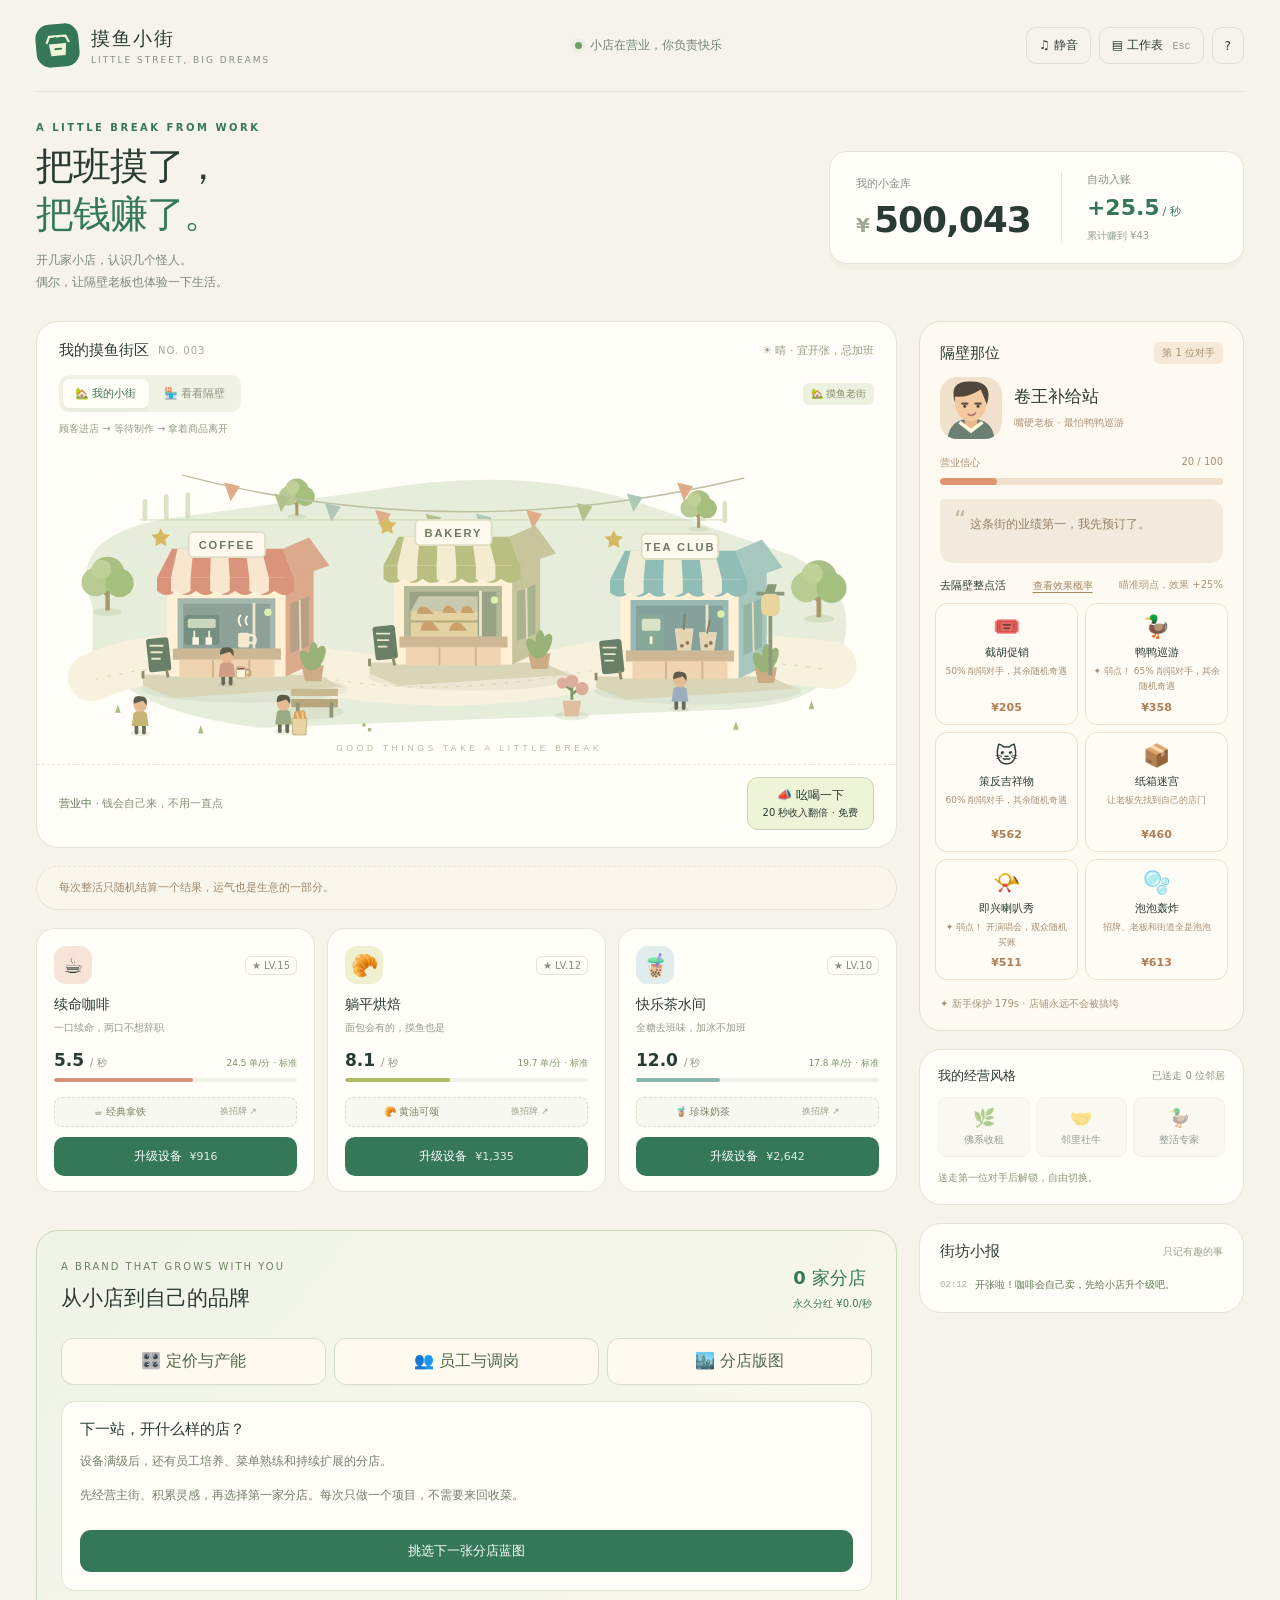
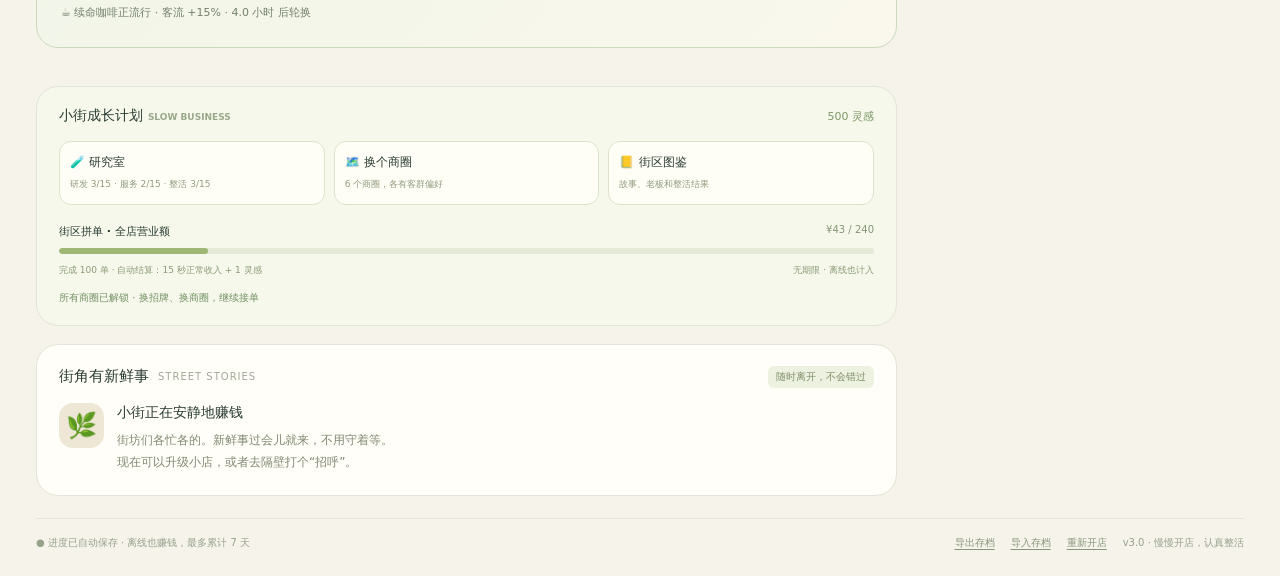
<file: src/qa/cinema-4.html>
<!doctype html>
<html lang="zh-CN">
<head>
<meta charset="utf-8">
<meta name="viewport" content="width=device-width,initial-scale=1">
<meta name="theme-color" content="#f5f3ea">
<title>摸鱼小街 · 把班摸了，把钱赚了</title>
<style>
:root{--paper:#f5f3ea;--ink:#293b32;--muted:#859087;--green:#347857;--lime:#deedac;--orange:#e8784f;--line:#e2e5d9;--white:#fffef8;--radius:22px;font-family:"Microsoft YaHei","PingFang SC",system-ui,sans-serif;color:var(--ink);background:var(--paper);font-synthesis:none}
*{box-sizing:border-box}body{margin:0}button,input{font:inherit}button{cursor:pointer;touch-action:manipulation;color:inherit}button:disabled{cursor:not-allowed}button:focus-visible,a:focus-visible,summary:focus-visible,[tabindex]:focus-visible{outline:3px solid #ec956b;outline-offset:4px}button{transition:transform .16s,background .16s,box-shadow .16s}button:not(:disabled):active{transform:translateY(2px)}button:not(:disabled):hover{filter:brightness(.97)}button:disabled{opacity:.5}a{color:var(--green)}[hidden]{display:none!important}.wrap{max-width:1432px;margin:auto;padding:0 36px 24px}.topbar{height:92px;display:flex;align-items:center;justify-content:space-between;border-bottom:1px solid var(--line);gap:20px}.brand{display:flex;gap:12px;align-items:center}.brandmark{width:43px;height:43px;background:var(--green);border-radius:14px;color:white;display:grid;place-items:center;transform:rotate(-5deg)}.brandmark svg{width:30px}.brand strong{display:block;font-size:19px;letter-spacing:2px}.brand small{font-size:9px;letter-spacing:2px;color:var(--muted);display:block;margin-top:3px}.header-note{font-size:12px;color:#718475;display:flex;align-items:center;gap:8px}.dot{display:inline-block;width:7px;height:7px;background:#6f9d66;border-radius:50%;box-shadow:0 0 0 4px #6f9d6610}.tools{display:flex;gap:8px}.tool{border:1px solid #dce1d5;background:transparent;border-radius:10px;padding:9px 12px;font-size:12px}.tool kbd{font-size:10px;margin-left:6px;opacity:.5}.hero{display:flex;justify-content:space-between;align-items:center;padding:30px 0 28px;gap:24px}.eyebrow{font-size:10px;letter-spacing:2.5px;color:var(--green);font-weight:700;margin:0 0 10px}.hero h1{font-size:38px;letter-spacing:-1px;line-height:1.25;margin:0;font-weight:800}.hero h1 span{color:var(--green)}.hero p.subtitle{font-size:12px;color:#7b887d;margin:12px 0 0;line-height:1.8}.wallet{display:flex;align-items:center;gap:30px;background:var(--white);border:1px solid var(--line);border-radius:18px;padding:20px 26px;min-width:415px;box-shadow:0 5px 0 #e8eadd66}.stat-label{font-size:11px;color:#849183;display:block;margin-bottom:8px}.cash{font-size:36px;font-weight:800;letter-spacing:-1px;font-variant-numeric:tabular-nums;white-space:nowrap}.cash small{font-size:20px;color:#9da895;margin-right:5px}.wallet-right{border-left:1px solid var(--line);padding-left:25px;min-width:110px}.rate{font-size:22px;font-weight:750;color:var(--green);font-variant-numeric:tabular-nums}.rate small{font-size:11px;font-weight:400;margin-left:3px}.lifetime{font-size:10px;color:#93a08e;margin-top:9px}.layout{display:grid;grid-template-columns:minmax(0,1fr) 325px;gap:22px;align-items:start}.left,.right{min-width:0;display:flex;flex-direction:column;gap:18px}.panel{background:var(--white);border:1px solid var(--line);border-radius:var(--radius);overflow:hidden}.scene-head{padding:19px 22px 0;display:flex;align-items:center;justify-content:space-between;gap:12px}.section-title{margin:0;font-size:15px;font-weight:750;display:flex;gap:9px;align-items:center}.section-title small{font-weight:400;font-size:10px;color:#a0a898;letter-spacing:1px}.weather{font-size:11px;color:#949d82;white-space:nowrap}.scene{position:relative;aspect-ratio:900/352;margin:0 10px;isolation:isolate}.scene svg{width:100%;height:100%;display:block}.scene-bottom{display:flex;justify-content:space-between;align-items:center;gap:12px;padding:12px 22px 17px;border-top:1px dashed #e5e9da}.scene-tip{font-size:11px;line-height:1.8;color:#839076}.scene-tip b{color:#5e7954;font-weight:500}.boost{padding:9px 15px;border:1px solid #c8d7ae;border-radius:11px;background:#edf4d7;font-size:12px;font-weight:700;white-space:nowrap}.boost span{font-weight:400;font-size:10px;display:block;margin-top:2px}.shop-grid{display:grid;grid-template-columns:repeat(3,minmax(0,1fr));gap:12px}.shop-card{padding:17px 17px 15px;border:1px solid var(--line);background:var(--white);border-radius:18px;position:relative;transition:box-shadow .2s}.shop-card.selected{box-shadow:0 0 0 3px #aeca92}.shop-top{display:flex;align-items:center;justify-content:space-between;margin-bottom:12px}.shop-icon{width:38px;height:38px;border-radius:12px;display:grid;place-items:center;font-size:22px;background:var(--tint)}.level{font-size:10px;color:#85907e;border:1px solid #e2e5d8;border-radius:6px;padding:3px 6px;font-variant-numeric:tabular-nums}.shop-card h3{font-size:14px;margin:0 0 5px}.shop-desc{font-size:10px;color:#939b89;margin:0 0 14px;line-height:1.7;min-height:17px}.shop-earning{display:flex;align-items:baseline;justify-content:space-between;margin-bottom:8px;gap:4px}.shop-earning strong{font-size:17px;font-variant-numeric:tabular-nums}.shop-earning small{font-size:10px;font-weight:400;color:#8b967d}.shop-earning .next{font-size:9px;color:#7d956a}.progress{height:4px;background:#edf0e4;border-radius:10px;margin-bottom:15px;overflow:hidden}.progress i{display:block;height:100%;background:var(--accent);border-radius:10px;width:0}.buy{width:100%;border:0;background:var(--green);color:white;border-radius:10px;padding:11px 5px;display:flex;justify-content:center;gap:8px;align-items:center;font-size:12px;font-weight:700}.buy .price{font-size:11px;font-weight:500;opacity:.85}.shop-card.locked .buy{background:#eef0e5;color:#69775c;border:1px solid #dee4d1}.shop-card.locked .shop-icon{filter:grayscale(.6);opacity:.65}.shop-card.locked .progress i{background:#cdd8ad}.shop-card.locked .shop-earning{color:#9ca58f}.event-card{padding:21px 22px;background:#fffef8;position:relative}.event-top{display:flex;align-items:center;justify-content:space-between;margin-bottom:15px}.pill{font-size:10px;display:inline-flex;padding:4px 8px;border-radius:6px;background:#edf1df;color:#7e8e67}.event-content{display:flex;gap:13px;align-items:flex-start}.portrait{width:45px;height:45px;border-radius:14px;background:#efe7d5;display:grid;place-items:center;font-size:25px;flex-shrink:0}.event-copy h3{font-size:14px;margin:1px 0 7px}.event-copy p{margin:0;font-size:12px;color:#808974;line-height:1.9}.choices{display:flex;gap:8px;flex-wrap:wrap;margin-top:16px}.choice{flex:1;min-width:125px;text-align:left;background:#f3f5e9;border:1px solid #e3e8d4;border-radius:11px;padding:11px 12px;font-size:12px}.choice small{display:block;color:#899776;font-size:10px;margin-top:5px;line-height:1.6}.empty-event{color:#8c967f;font-size:12px;line-height:2}.rival{border-color:#e7ddd0;background:#fffaf1}.rival-head{padding:20px 20px 13px;display:flex;align-items:center;justify-content:space-between}.rival-head .pill{background:#f6e9d7;color:#a48d6c}.rival-person{display:flex;gap:12px;align-items:center;padding:0 20px}.rival-avatar{height:62px;width:62px;flex-shrink:0;border-radius:17px;background:#f0e1cd;overflow:hidden}.rival-avatar svg{width:100%;height:100%}.rival-info h3{font-size:17px;margin:0 0 6px}.rival-info p{font-size:10px;color:#aa957b;margin:0;line-height:1.7}.rival-health{padding:17px 20px 0}.health-label{display:flex;justify-content:space-between;font-size:10px;color:#a98e72;margin-bottom:8px}.health{height:7px;background:#efdfcc;border-radius:10px;overflow:hidden}.health i{display:block;background:#df9470;width:100%;height:100%;border-radius:10px;transition:width .6s}.bubble{margin:14px 20px;background:#f2eadc;border-radius:4px 13px 13px 13px;padding:12px 14px;min-height:64px;font-size:12px;line-height:1.8;color:#958165;position:relative}.bubble::before{content:"“";font-size:24px;line-height:18px;color:#c7b59a;margin-right:4px}.prank-heading{padding:1px 20px 10px;display:flex;justify-content:space-between;gap:5px;font-size:11px}.prank-heading span{color:#af977c;font-size:10px}.pranks{padding:0 15px 15px;display:flex;flex-direction:column;gap:7px}.prank{display:flex;align-items:center;gap:10px;width:100%;border:1px solid #edddc8;border-radius:12px;background:#fffcf6;text-align:left;padding:11px 12px}.prank .emoji{font-size:22px}.prank .name{font-size:12px;font-weight:700;display:block}.prank .effect{font-size:9px;color:#a68e73;display:block;margin-top:4px}.prank .cost{margin-left:auto;font-size:11px;font-weight:700;color:#b07e54;white-space:nowrap}.protection{font-size:9px;color:#a4927b;line-height:1.8;padding:0 20px 17px;margin:0}.style-card{padding:17px 18px}.style-header{display:flex;justify-content:space-between;align-items:center;margin-bottom:12px}.style-header h3{font-size:13px;margin:0}.style-header span{font-size:10px;color:#89947e}.style-options{display:grid;grid-template-columns:repeat(3,1fr);gap:6px}.style-option{background:#f4f5eb;border:1px solid #e5e7db;border-radius:9px;padding:9px 2px;font-size:10px}.style-option span{display:block;font-size:18px;margin-bottom:5px}.style-option.active{background:#e5efd2;border-color:#aebf93;color:#4d713b}.style-note{font-size:10px;color:#8b987c;line-height:1.8;margin:12px 0 0;min-height:18px}.log-panel{padding:18px 20px}.log-title{display:flex;align-items:center;justify-content:space-between;margin-bottom:15px}.log-title span{font-size:10px;color:#9ba58e}.log-list{list-style:none;margin:0;padding:0;display:flex;flex-direction:column;gap:13px;max-height:194px;overflow:auto;scrollbar-width:thin}.log-list li{font-size:10px;line-height:1.8;color:#8b927e;display:flex;gap:8px}.log-list time{font-family:ui-monospace,monospace;font-size:9px;color:#a7af9b;flex-shrink:0;padding-top:1px}.log-list li:first-child{color:#5d7850}.footer{margin-top:22px;padding:15px 0 0;border-top:1px solid var(--line);display:flex;justify-content:space-between;gap:15px;color:#97a18c;font-size:10px;line-height:1.8}.footer button{padding:0;border:0;background:none;color:#88967b;font-size:10px;text-decoration:underline;text-underline-offset:3px}.footer-right{display:flex;gap:16px;align-items:center}.toast{position:fixed;bottom:30px;left:50%;transform:translate(-50%,20px);opacity:0;pointer-events:none;background:#304a38;color:#f6f8e9;padding:14px 22px;border-radius:13px;box-shadow:0 8px 30px #23392522;font-size:12px;z-index:40;max-width:min(90vw,560px);line-height:1.8;transition:.25s}.toast.show{opacity:1;transform:translate(-50%,0)}.float-coin{position:absolute;pointer-events:none;font-size:15px;font-weight:800;color:#b27e23;animation:coinup 1.5s ease-out forwards;text-shadow:0 2px white;z-index:2}.celebration{position:fixed;inset:0;pointer-events:none;z-index:35;overflow:hidden}.confetti{position:absolute;top:-20px;width:9px;height:15px;animation:fall 1.6s ease-in forwards}.customer{animation:stroll 17s linear infinite}.customer.back{animation:strollback 24s linear infinite}.customer.bob{animation:bob 2s ease-in-out infinite}.steam{animation:steam 3s ease-in-out infinite}.bunting{transform-origin:50% 0;animation:sway 3s ease-in-out infinite}.open-sign{animation:signpulse 4s ease-in-out infinite}.store-touch{cursor:pointer}.store-touch:hover .shop-roof{filter:brightness(1.035)}
@keyframes coinup{0%{opacity:0;transform:translateY(10px) scale(.8)}20%{opacity:1}100%{opacity:0;transform:translateY(-65px) scale(1.1)}}@keyframes fall{to{transform:translateY(100vh) rotate(450deg);opacity:0}}@keyframes stroll{from{transform:translateX(-90px)}to{transform:translateX(970px)}}@keyframes strollback{from{transform:translateX(970px)}to{transform:translateX(-90px)}}@keyframes bob{50%{transform:translateY(-3px)}}@keyframes steam{0%,100%{opacity:.25;transform:translateY(0)}50%{opacity:.6;transform:translateY(-5px)}}@keyframes sway{50%{transform:rotate(2deg)}}@keyframes signpulse{50%{opacity:.6}}
dialog{border:1px solid #dbe2cd;border-radius:24px;background:var(--white);padding:27px;max-width:440px;width:calc(100% - 32px);color:var(--ink);box-shadow:0 20px 90px #24362c33}dialog::backdrop{background:#27382c55;backdrop-filter:blur(4px)}dialog h2{font-size:23px;margin:7px 0 12px}dialog p{font-size:13px;color:#80906f;line-height:1.9}dialog .modal-icon{font-size:40px}dialog .modal-actions{display:flex;gap:10px;margin-top:20px}.primary,.secondary{border:0;background:var(--green);color:white;border-radius:11px;padding:12px 19px;font-size:13px}.secondary{background:#eef0e4;color:#738165}.offline-total{font-size:40px;font-weight:800;color:var(--green);margin:20px 0}.save-warning{background:#fff1d7;border-bottom:1px solid #eddbb3;padding:10px 18px;color:#8e6734;font-size:12px;text-align:center}.boss{position:fixed;inset:0;background:#fff;color:#333;z-index:100;font-family:Arial,"Microsoft YaHei",sans-serif;overflow:auto}.boss-head{padding:16px 24px;background:#217346;color:white;display:flex;justify-content:space-between;align-items:center}.boss-head button{border:0;background:transparent;color:white;font-size:14px}.boss-menu{padding:14px 25px;border-bottom:1px solid #ddd;font-size:13px;word-spacing:25px}.formula{padding:11px 25px;background:#fafafa;border-bottom:1px solid #ddd;font-size:12px;color:#777}.sheet{border-collapse:collapse;width:100%;font-size:12px;text-align:center;white-space:nowrap}.sheet th,.sheet td{border:1px solid #ddd;height:33px;padding:5px 12px}.sheet th{background:#f3f3f3;font-weight:400}.sheet .heading td{background:#eaf1ec;font-weight:bold}.sheet .selected{outline:2px solid #217346;outline-offset:-2px}.sheet-tabs{position:fixed;bottom:0;left:0;right:0;background:#f6f6f6;border-top:1px solid #ddd;height:35px;padding:8px 40px;font-size:12px;color:#217346}.sheet-note{color:#999;font-size:11px;padding:15px 25px}
@media(min-width:1500px){.wrap{padding-top:10px}.scene{aspect-ratio:900/380}.hero{padding:35px 0}}
@media(max-width:1100px){.wrap{padding:0 24px 20px}.layout{grid-template-columns:minmax(0,1fr) 295px;gap:16px}.shop-card{padding:13px 12px}.hero h1{font-size:32px}.wallet{min-width:355px;gap:20px;padding:17px 20px}.cash{font-size:31px}.header-note{display:none}.scene{margin:8px 0}.scene-head{padding:16px 16px 0}.scene-bottom{padding:11px 16px 15px}.shop-desc{font-size:9px}.shop-earning .next{display:none}}
@media(max-width:850px){.layout{grid-template-columns:1fr}.right{display:grid;grid-template-columns:1fr 1fr;align-items:start}.rival{grid-row:span 2}.log-panel{min-height:210px}.scene{aspect-ratio:900/340}.hero h1{font-size:30px}.wallet{min-width:330px}.hero{gap:20px}.subtitle{max-width:250px}.cash{font-size:28px}.rate{font-size:19px}.wallet-right{padding-left:18px}.shop-earning .next{display:block}}
@media(max-width:580px){.wrap{padding:0 15px 18px}.topbar{height:74px;gap:8px}.brand{gap:8px}.brandmark{width:35px;height:35px;border-radius:11px}.brand strong{font-size:16px}.brand small{font-size:7px;letter-spacing:1.6px}.tool{padding:8px;font-size:10px}.tool kbd{display:none}.tools{gap:5px}.hero{display:block;padding:24px 0 20px}.hero h1{font-size:30px}.hero h1 br{display:none}.hero p.subtitle{max-width:none;margin:9px 0 18px;font-size:11px}.eyebrow{font-size:9px;margin-bottom:9px}.wallet{min-width:0;padding:15px 20px;justify-content:space-between;gap:15px}.cash{font-size:32px}.wallet-right{min-width:125px}.stat-label{margin-bottom:5px}.layout{gap:16px}.left{gap:14px}.section-title{font-size:13px}.section-title small{font-size:8px}.weather{font-size:9px}.scene{aspect-ratio:900/390;overflow:hidden}.scene svg{width:115%;max-width:none;margin-left:-7.5%}.scene-bottom{gap:5px}.scene-tip{font-size:9px}.boost{font-size:10px;padding:7px 10px}.boost span{font-size:8px}.shop-grid{gap:7px}.shop-card{padding:12px 9px;border-radius:15px}.shop-card h3{font-size:12px}.shop-icon{width:29px;height:29px;font-size:17px;border-radius:9px}.level{font-size:8px;padding:3px}.shop-desc{font-size:8px;min-height:27px;margin-bottom:9px}.shop-earning strong{font-size:14px}.shop-earning small{font-size:8px}.shop-earning .next{display:none}.buy{display:block;padding:9px 1px;font-size:10px}.buy .price{font-size:10px;margin-left:3px}.shop-top{margin-bottom:11px}.progress{margin-bottom:11px}.event-card{padding:17px 16px}.event-copy p{font-size:11px}.choice{padding:10px;min-width:100px;font-size:11px}.choice small{font-size:9px}.right{grid-template-columns:1fr}.rival{grid-row:auto}.pranks{display:grid;grid-template-columns:repeat(3,1fr);gap:6px;padding:0 13px 13px}.prank{display:block;padding:11px 6px;text-align:center}.prank .emoji{font-size:23px}.prank .name{font-size:11px;margin-top:6px}.prank .effect{font-size:8px;min-height:26px;line-height:1.6}.prank .cost{display:block;margin-top:7px}.bubble{min-height:0}.log-panel{min-height:0}.footer{display:block;font-size:9px;margin-top:16px}.footer-right{margin-top:8px}.toast{bottom:18px;font-size:11px;width:max-content;text-align:center}}
@media(prefers-reduced-motion:reduce){*,*::before,*::after{animation:none!important;transition:none!important}.customer{display:none}.float-coin,.confetti{display:none}}
.stage-tools{padding:15px 22px 0;display:flex;align-items:center;justify-content:space-between;gap:12px}.view-tabs{display:flex;background:#f0f2e5;padding:4px;border-radius:10px;gap:3px}.view-tab{font-size:11px;padding:7px 12px;border:0;border-radius:7px;background:transparent;color:#8b947e}.view-tab[aria-pressed=true]{background:#fffef7;color:#3b704c;box-shadow:0 2px 5px #526c3610}.scene-caption{font-size:10px;color:#929e85}.scene{overflow:hidden}.stage-receipt{padding:11px 22px;border-top:1px dashed #e2e7d7;font-size:11px;color:#9b866c;background:#fbf6eb;line-height:1.8;min-height:43px}.scene .float-coin{z-index:3}.menu-btn{width:100%;margin:0 0 10px;border:1px dashed #d7ddc8;border-radius:8px;background:#f7f8ef;padding:7px 3px;color:#778368;font-size:10px;display:flex;justify-content:space-around;gap:2px}.menu-btn small{font-size:9px;color:#9da790}.long-panel{padding:20px 22px;background:#f5f8eb}.long-head{display:flex;justify-content:space-between;gap:12px;align-items:center;margin-bottom:16px}.long-head h2{margin:0;font-size:14px}.long-head span{font-size:11px;color:#7d9766}.long-actions{display:grid;grid-template-columns:repeat(3,1fr);gap:9px;margin-bottom:19px}.long-action{border:1px solid #dce3cb;background:#fffef6;border-radius:12px;padding:12px 10px;text-align:left}.long-action b{font-size:12px;display:block;margin-bottom:6px}.long-action small{font-size:9px;line-height:1.6;color:#8f9a7f;display:block}.contract-head{display:flex;justify-content:space-between;gap:9px;font-size:11px;margin-bottom:9px}.contract-head span{font-variant-numeric:tabular-nums;color:#859575;font-size:10px}.contract-track{height:6px;border-radius:9px;background:#e4ead7;overflow:hidden}.contract-track i{height:100%;display:block;border-radius:9px;background:#9fb775;transition:width .4s}.contract-foot{display:flex;justify-content:space-between;gap:10px;font-size:9px;color:#8b9a76;margin-top:8px;line-height:1.8}.next-district{font-size:10px;color:#759265;margin:13px 0 0}.prank-heading button{background:none;padding:0;border:0;font-size:10px;color:#a38664;text-decoration:underline;text-underline-offset:3px}.pranks{display:grid;grid-template-columns:1fr 1fr;gap:7px}.prank{flex-direction:column;gap:6px;text-align:center;padding:10px 6px;min-height:117px}.prank .effect{line-height:1.7;min-height:29px}.prank .cost{margin:auto 0 0}.prank .name{font-size:11px}.prank .emoji{font-size:22px}.prank-heading{flex-wrap:wrap}.prank[disabled] .effect{opacity:.8}.research-row{display:flex;gap:12px;align-items:center;border-bottom:1px solid #e5e9d9;padding:17px 0}.research-row:last-child{border:0}.research-row .research-icon{font-size:28px}.research-row>div{flex:1}.research-row b{font-size:13px}.research-row small{font-size:10px;color:#8b9a7d}.research-row p{font-size:11px;margin:6px 0}.research-row button{padding:9px 12px;font-size:11px}.menu-grid{display:grid;grid-template-columns:1fr 1fr;gap:10px;margin-top:18px}.menu-item{background:#f5f7ec;border:1px solid #e0e7d0;border-radius:13px;text-align:left;padding:14px;display:flex;flex-direction:column;gap:7px}.menu-item>span{font-size:25px}.menu-item b{font-size:13px}.menu-item small{font-size:11px;color:#879777;line-height:1.8}.menu-item em{font-size:10px;font-style:normal;color:#7f9c60}.menu-item.chosen{border-color:#9bb87f;background:#eaf3d9}.journal-title{font-size:13px;margin-top:22px}.journal-grid{display:grid;grid-template-columns:repeat(2,1fr);gap:6px}.journal-item{font-size:10px;padding:9px;background:#f0f1e7;border-radius:7px;color:#a2aa98}.journal-item.found,.journal-dot.found{color:#528149;background:#e9f2d9}.journal-dot{font-size:9px;color:#bbc0ad;padding:2px 3px;border-radius:3px}.journal-prank{line-height:2.2!important;font-size:12px!important}.odds-scroll{overflow:auto}.odds-table{border-collapse:collapse;font-size:10px;white-space:nowrap}.odds-table th,.odds-table td{padding:8px;border:1px solid #e4e9d5;text-align:center}.odds-table th{background:#f0f4e4}.odds-table td{color:#82946f}dialog{max-height:85vh;overflow:auto}dialog:has(.odds-table){max-width:660px}#visitorLayer{pointer-events:none}.right{position:relative}.protection{font-size:10px}.scene-panel:has(#rivalBuilding){background:#fffaf1;border-color:#e7dccb}
@media(max-width:850px){.right{grid-template-columns:1fr 1fr}.rival{grid-row:span 2}.pranks{grid-template-columns:1fr 1fr}.stage-tools{padding:12px 17px 0}.long-panel{padding:18px}.stage-receipt{padding:10px 17px}}
@media(max-width:580px){.right{grid-template-columns:1fr}.pranks{grid-template-columns:repeat(3,1fr)}.prank{display:flex;min-height:135px}.scene-caption{display:none}.stage-tools{padding:12px 13px 0}.view-tab{padding:7px 10px;font-size:10px}.stage-tools>.pill{font-size:9px}.stage-receipt{font-size:10px;min-height:48px}.menu-btn{font-size:8px;display:block;padding:6px 2px}.menu-btn small{display:none}.long-panel{padding:17px 14px}.long-actions{gap:6px}.long-action{padding:10px 7px}.long-action b{font-size:10px}.long-action small{font-size:8px}.contract-head{font-size:10px}.contract-foot{display:block}.long-head h2{font-size:13px}.long-head span{font-size:10px}.menu-item{padding:11px}.menu-item small{font-size:10px}.shop-desc{display:none}.prank .effect{font-size:9px;min-height:33px}}

.company-panel{padding:24px;margin:20px 0;background:linear-gradient(130deg,#eff4e7,#faf8ed);border-color:#cbd9bd}.company-top,.ops-title{display:flex;justify-content:space-between;gap:12px;align-items:center}.company-kicker{font-size:10px;letter-spacing:2px;color:#6b8262}.company-panel h2{font-size:21px;margin:10px 0}.company-panel p{font-size:12px;color:#74816c;line-height:1.8}.company-tools{display:flex;gap:8px;flex-wrap:wrap;margin:16px 0}.company-tools button{flex:1;padding:12px 10px;background:#fffaf0;border:1px solid #d4ddc9;border-radius:12px;color:#52694a;font-weight:700;cursor:pointer}.company-number{font-size:18px;font-weight:800;color:#347857;white-space:nowrap}.company-number small{display:block;font-size:10px;font-weight:400;margin-top:7px}.company-project{background:#fffdf7;border:1px solid #dce3d1;border-radius:14px;padding:18px}.company-project h3{margin:0;font-size:15px}.company-project .primary{width:100%;margin-top:12px}.market-trend{font-size:11px!important;margin:12px 0 0!important}.ops-card{border:1px solid #e0e3d7;border-radius:14px;padding:16px;margin:14px 0}.ops-title span{font-size:11px;color:#859478}.ops-metrics{display:grid;grid-template-columns:repeat(3,1fr);gap:10px;margin:16px 0}.ops-metrics span{font-size:10px;color:#879079}.ops-metrics b{display:block;font-size:22px;line-height:1.6;color:#3d674c}.bottleneck{padding:8px 10px;background:#f2f3e5;border-radius:8px;font-size:11px!important}.price-options{display:flex;gap:6px}.price-options button{flex:1;min-width:0;padding:12px 5px;background:#fafaf4;border:1px solid #dbdfce;border-radius:10px;color:#65725b;cursor:pointer}.price-options small{display:block;font-size:9px;margin-top:7px}.price-options button.selected,.staff-assign button.selected{border-color:#448662;background:#e6f0de;color:#2a6749}.staff-grid{display:grid;grid-template-columns:1fr 1fr;gap:12px}.staff-card{border:1px solid #dedfcf;border-radius:14px;padding:16px;background:#fffdf7}.staff-face{font-size:32px;margin-bottom:8px}.staff-card b{display:block}.staff-card b small{font-size:10px;color:#8d997d;margin-left:7px}.staff-card p{font-size:11px!important;min-height:42px}.staff-card>span{display:block;font-size:10px;color:#8a917d;margin-bottom:12px}.staff-assign{display:flex;flex-wrap:wrap;gap:4px}.staff-assign button{padding:7px 9px;border:1px solid #dbdfce;border-radius:7px;color:#697a60;background:#f6f7ee;cursor:pointer;font-size:10px}.project-offers{display:grid;grid-template-columns:repeat(3,1fr);gap:12px}.project-offer{padding:15px;border:1px solid #d6dfcd;border-radius:12px;background:#fffdf6;display:flex;flex-direction:column}.project-offer>span{font-size:32px}.project-offer h3{font-size:15px;margin:12px 0}.project-offer p{font-size:11px!important}.project-offer>b{font-size:12px;color:#476b4e}.project-offer>small{font-size:10px;line-height:1.7;color:#8a907c;margin:10px 0 16px}.project-offer .primary{font-size:11px;padding:11px 6px;margin-top:auto;line-height:1.7}.project-offer .primary small{opacity:.7;font-weight:400}.project-line{display:grid;grid-template-columns:1fr auto;gap:8px;font-size:12px;margin:16px 0}.project-line small{display:block;font-size:10px;color:#98a089;margin-top:6px}.project-line .contract-track{grid-column:1/-1}.portfolio-stats{display:flex;justify-content:space-between;gap:10px;font-size:11px}.portfolio-stats b{display:block;margin-top:8px;font-size:23px;color:#3c7651}.portfolio-grid{display:grid;grid-template-columns:repeat(3,1fr);gap:10px}.portfolio-grid article{background:#f1f3e6;border-radius:12px;padding:18px;text-align:center}.portfolio-grid article span{font-size:32px;display:block}.portfolio-grid article b{display:block;font-size:12px;margin:10px 0}.portfolio-grid article small{font-size:10px;color:#879174;line-height:1.6}#infoDialog:has(.project-offers),#infoDialog:has(.staff-grid),#infoDialog:has(.ops-card){max-width:790px;width:calc(100% - 36px)}.cinema-caption{font:600 13px 'Microsoft YaHei',sans-serif;fill:#53684e}.stage-receipt{min-height:42px}.scene svg{overflow:hidden}#healthFill{transition:width .6s ease}button:disabled{cursor:not-allowed;opacity:.5}
@media(max-width:600px){.company-panel{padding:17px}.company-top{align-items:start}.company-number{font-size:16px}.company-panel h2{font-size:18px}.company-tools{gap:5px}.company-tools button{font-size:11px;padding:11px 7px}.staff-grid,.project-offers{grid-template-columns:1fr}.project-offer{display:grid;grid-template-columns:40px 1fr;gap:5px 10px}.project-offer h3{margin:8px 0}.project-offer>p,.project-offer>b,.project-offer>small,.project-offer>button{grid-column:1/-1}.project-offer>small{margin:2px 0 8px}.price-options b{font-size:11px}.price-options small{font-size:9px;line-height:1.7}.ops-card{padding:12px}.ops-metrics b{font-size:20px}.portfolio-grid{grid-template-columns:1fr 1fr}.portfolio-stats{font-size:10px}.company-project{padding:14px}}

.street-status{padding:16px 20px;margin:14px 0;background:#fff9e8;border-color:#e2d8b9}.vacancy-note{display:flex;flex-direction:column;gap:7px;color:#6b8053;font-size:13px}.vacancy-note span{font-size:11px;color:#929b7d}.nuisance-notice>b{display:block;font-size:12px;color:#ad835a;margin:4px 0 10px}.nuisance-notice>div{display:flex;gap:8px;flex-wrap:wrap}.nuisance-notice button{border:1px dashed #c5a970;border-radius:10px;padding:12px;background:#fffdf4;color:#8f794e;font-size:11px;cursor:pointer;flex:1}.nuisance-notice small{display:block;color:#aa9b78;font-size:9px;margin-top:6px}.research-gate{display:block;color:#9e8d65!important;line-height:1.8;margin:6px 0}.promotion-star{font-size:38px;color:#c4a259;letter-spacing:7px;margin:24px 0}.promotion-list{padding:12px 20px;background:#f3f4e8;border-radius:13px;margin:18px 0}.research-row>div{min-width:0}.level{max-width:none;white-space:nowrap;font-size:10px}#scene [data-nuisance]:focus{outline:none;filter:drop-shadow(0 0 3px #d1ab65)}.street-status[hidden]{display:none}
@media(max-width:600px){.street-status{padding:14px}.nuisance-notice>div{flex-direction:column}.vacancy-note{font-size:12px}.promotion-star{font-size:30px}.research-row .secondary{padding:9px 10px;white-space:nowrap}.research-row{gap:9px}}

</style>
</head>
<body>
<div id="saveWarning" class="save-warning" hidden>浏览器暂不允许保存进度。请用底部「导出存档」备份，本次仍可正常游玩。</div>
<div class="wrap" id="gameRoot">
 <header class="topbar">
  <div class="brand"><div class="brandmark"><svg viewBox="0 0 40 40" fill="none" aria-hidden="true"><path d="M8 17h23l-2 16H10L8 17Z" fill="#f0f5d8"/><path d="M5 16 9 7h22l4 9" stroke="#f0f5d8" stroke-width="3" stroke-linejoin="round"/><path d="M17 9v6m8-6 1 6M16 24h8" stroke="#347857" stroke-width="2.5" stroke-linecap="round"/></svg></div><div><strong>摸鱼小街</strong><small>LITTLE STREET, BIG DREAMS</small></div></div>
  <div class="header-note"><span class="dot"></span> 小店在营业，你负责快乐</div>
  <div class="tools"><button class="tool" id="soundBtn" aria-pressed="false">♫ 静音</button><button class="tool" id="workBtn">▤ 工作表 <kbd>Esc</kbd></button><button class="tool" id="helpBtn" aria-label="玩法说明">?</button></div>
 </header>
 <section class="hero">
  <div><p class="eyebrow">A LITTLE BREAK FROM WORK</p><h1>把班摸了，<br><span>把钱赚了。</span></h1><p class="subtitle">开几家小店，认识几个怪人。<br>偶尔，让隔壁老板也体验一下生活。</p></div>
  <div class="wallet"><div><span class="stat-label">我的小金库</span><div class="cash"><small>¥</small><span id="cash">88</span></div></div><div class="wallet-right"><span class="stat-label">自动入账</span><div class="rate">+<span id="rate">2</span><small>/ 秒</small></div><div class="lifetime" id="lifetime">累计赚到 ¥0</div></div></div>
 </section>
 <main class="layout">
  <div class="left">
   <section class="panel scene-panel"><div class="scene-head"><h2 class="section-title"><span id="sceneTitle">我的摸鱼街区</span> <small>NO. 003</small></h2><span class="weather">☀ 晴 · 宜开张，忌加班</span></div><div class="stage-tools"><div class="view-tabs"><button class="view-tab" id="homeView" aria-pressed="true">🏡 我的小街</button><button class="view-tab" id="rivalView" aria-pressed="false">🏪 看看隔壁</button></div><span class="pill" id="districtLabel">摸鱼老街</span></div><p class="scene-caption" id="sceneCaption" style="padding:0 22px;margin:10px 0 0">顾客进店 → 等待制作 → 拿着商品离开</p><div class="scene" id="scene" aria-label="你的商业街，顾客正在自动消费"></div><div class="scene-bottom"><div class="scene-tip" id="sceneTip"><b>营业中</b> · 钱会自己来，不用一直点</div><button class="boost" id="boostBtn">📣 吆喝一下<span>20 秒收入翻倍 · 免费</span></button></div></section>
   <div class="stage-receipt panel" id="lastResult">每次整活只随机结算一个结果。</div>
   <div class="street-status panel" id="streetStatus" hidden></div><section class="shop-grid" id="shops" aria-label="店铺升级"></section>
   <section class="panel company-panel"><div class="company-top"><div><span class="company-kicker">A BRAND THAT GROWS WITH YOU</span><h2 id="companyRank">从小店到自己的品牌</h2></div><div class="company-number"><span id="branchCount">0 家分店</span><small id="royalty">永久分红 ¥0/秒</small></div></div><div class="company-tools"><button id="manageBtn">🎛️ 定价与产能</button><button id="staffBtn">👥 员工与调岗</button><button id="portfolioBtn">🏙️ 分店版图</button></div><div class="company-project"><h3 id="companyTitle">下一站，开什么样的店？</h3><p id="companyDescription"></p><div id="projectSummary"></div><button class="primary" id="projectBtn">挑选下一张分店蓝图</button></div><p class="market-trend" id="marketTrend"></p></section>
   <section class="panel long-panel"><div class="long-head"><h2>小街成长计划 <small style="font-size:9px;color:#9aa88a">SLOW BUSINESS</small></h2><span id="ideaCount">0 灵感</span></div><div class="long-actions"><button class="long-action" id="researchBtn"><b>🧪 研究室</b><small id="researchSummary">研发 0/3 · 服务 0/3 · 整活 0/3</small></button><button class="long-action" id="districtBtn"><b>🗺️ 换个商圈</b><small>6 个商圈，各有客群偏好</small></button><button class="long-action" id="journalBtn"><b>📒 街区图鉴</b><small>故事、老板和整活结果</small></button></div><div class="contract-head"><b id="contractName">街区拼单 · 全店营业额</b><span id="contractProgress">0 / 240</span></div><div class="contract-track"><i id="contractFill"></i></div><div class="contract-foot"><span id="contractNote">自动结算，无需领取</span><span>无期限 · 离线也计入</span></div><p class="next-district" id="nextDistrict"></p></section>
   <section class="panel event-card"><div class="event-top"><h2 class="section-title">街角有新鲜事 <small>STREET STORIES</small></h2><span class="pill" id="eventStatus">不着急，随时处理</span></div><div id="eventContent"></div></section>
  </div>
  <aside class="right">
   <section class="panel rival"><div class="rival-head"><h2 class="section-title">隔壁那位</h2><span class="pill" id="rivalNumber">第 1 位对手</span></div><div class="rival-person"><div class="rival-avatar" id="rivalAvatar"></div><div class="rival-info"><h3 id="rivalName">卷王补给站</h3><p id="rivalTrait">嘴硬老板 · 最怕鸭鸭巡游</p></div></div><div class="rival-health"><div class="health-label"><span id="rivalState">营业信心</span><span id="rivalHp">100 / 100</span></div><div class="health" role="progressbar" aria-label="对手营业信心" aria-valuemin="0" aria-valuemax="100" aria-valuenow="100" id="rivalBar"><i id="healthFill"></i></div></div><div class="bubble" id="rivalQuote">我不是针对你，我是说这条街我全都要。</div><div class="prank-heading"><strong>去隔壁整点活</strong><button id="oddsBtn">查看效果概率</button><span id="prankStatus">每次捣乱后休息 45 秒</span></div><div class="pranks" id="pranks"></div><p class="protection" id="protection">✦ 新手保护中 · 你的店铺永远不会被搞垮</p></section>
   <section class="panel style-card"><div class="style-header"><h3>我的经营风格</h3><span id="defeatCount">已送走 0 位邻居</span></div><div class="style-options" id="styles"></div><p class="style-note" id="styleNote">送走第一位对手后解锁，自由切换。</p></section>
   <section class="panel log-panel"><div class="log-title"><h2 class="section-title">街坊小报</h2><span>只记有趣的事</span></div><ul class="log-list" id="logList"></ul></section>
  </aside>
 </main>
 <footer class="footer"><span id="saveStatus">● 进度自动保存 · 离线也赚钱，最多累计 7 天</span><div class="footer-right"><button id="exportBtn">导出存档</button><button id="importBtn">导入存档</button><button id="resetBtn">重新开店</button><span>v3.0 · 慢慢开店，认真整活</span></div></footer>
</div>
<input type="file" id="importFile" accept=".json,application/json" hidden>
<div class="toast" id="toast" role="status" aria-live="polite"></div><div class="celebration" id="celebration" aria-hidden="true"></div>
<dialog id="infoDialog" aria-labelledby="dialogTitle"><div class="modal-icon" id="dialogIcon">☕</div><h2 id="dialogTitle"></h2><div id="dialogBody"></div><div class="modal-actions" id="dialogActions"></div></dialog>
<section class="boss" id="boss" hidden aria-label="工作表视图"><div class="boss-head"><button id="returnBtn" aria-label="返回摸鱼小街">项目周报 · 数据汇总</button><span style="font-size:12px">已保存到本地</span></div><div class="boss-menu">文件 开始 插入 页面布局 公式 数据 审阅 视图</div><div class="formula">H8　 ▾　　　ƒx　　=SUM(D8:G8)</div><table class="sheet" id="sheet"></table><p class="sheet-note">内部工作表 · 统计口径：本期累计</p><div class="sheet-tabs">◁　▷　　数据明细　　　月度汇总　　　＋</div></section>
<script>
'use strict';
const KEY='little-street-cinema-qa-4', MAX_OFFLINE=7*86400, MAX_LEVEL=125;
const SHOP_DEFS=[
 {name:'续命咖啡',icon:'☕',desc:'一口续命，两口不想辞职',income:2,unlock:0,cost:36,tint:'#f7e4d8',accent:'#d99174',sign:'COFFEE'},
 {name:'躺平烘焙',icon:'🥐',desc:'面包会有的，摸鱼也是',income:7,unlock:240,cost:105,tint:'#eef0d0',accent:'#aaba67',sign:'BAKERY'},
 {name:'快乐茶水间',icon:'🧋',desc:'全糖去班味，加冰不加班',income:22,unlock:1100,cost:330,tint:'#e1eded',accent:'#86b5b2',sign:'TEA CLUB'}
];
const RIVALS=[
 {name:'卷王补给站',boss:'王卷卷',trait:'嘴硬老板',weak:1,color:'#6b8072',hello:'这条街的业绩第一，我先预订了。',hit:['优惠券比我的脸还大？','谁让鸭子来上班的？！','我的吉祥物怎么穿上你家工服了？'],bye:'我这叫战略转移，绝对不是开不下去。'},
 {name:'拼命三郎铺',boss:'张忙忙',trait:'促销狂魔',weak:0,color:'#b48769',hello:'买一送一！买二送老板的睡眠！',hit:['等等，你怎么比我还能送？','鸭子能不能先办张会员卡？','吉祥物也要双休？它不是玩偶吗？'],bye:'折扣打到底，老板先见底。我去休个假。'},
 {name:'随缘便利店',boss:'佛系阿福',trait:'淡定店长',weak:2,color:'#8699aa',hello:'客人来就来，不来我先喝杯茶。',hit:['缘分到你那边去了。','嘎嘎声还挺有禅意。','什么？连招财猫都不想躺平了？'],bye:'门关了，心开了。我去钓鱼。'},
 {name:'精致研究所',boss:'林讲究',trait:'精致达人',weak:1,color:'#af8d99',hello:'我家每杯咖啡都有自己的品牌故事。',hit:['传单的字体不对，影响整条街的审美。','这些鸭子破坏了我的极简构图！','那件荧光绿工服，真的很伤害我。'],bye:'暂停营业，重新定义营业。'},
 {name:'科技狠活屋',boss:'马程序',trait:'科技老板',weak:0,color:'#748bba',hello:'我的算法说，明天就能把你收购。',hit:['报错：顾客怎么被重定向了？','识别失败：鸭子不是有效用户。','吉祥物离职了？我没写这个分支。'],bye:'系统维护中。预计恢复时间：下辈子。'},
 {name:'好运来来来',boss:'钱多多',trait:'玄学掌柜',weak:2,color:'#ba9360',hello:'大师说这个铺位旺我，你懂什么。',hit:['你的优惠券把我的财运吸走了！','鸭子坐在财位上了，快请走！','你可以挖人，但怎么能挖我的财神！'],bye:'不是经营问题，是水星又逆行了。'}
];
const PRANKS=[{name:'截胡促销',icon:'🎟️',desc:'自己增收 20% · 对手掉信心',damage:18,min:20,seconds:8},{name:'鸭鸭巡游',icon:'🦆',desc:'召唤一群不讲道理的鸭子',damage:28,min:40,seconds:14},{name:'策反吉祥物',icon:'🐱',desc:'给它双休，让它换个老板',damage:40,min:70,seconds:22}];
const STYLES=[{id:'cozy',name:'佛系收租',icon:'🌿',desc:'所有店铺正常收入 +15%。安安静静把钱赚了。'},{id:'social',name:'邻里社牛',icon:'🤝',desc:'捣乱冷却降至 30 秒，费用打九折。'},{id:'chaos',name:'整活专家',icon:'🦆',desc:'捣乱造成的信心损失 +30%。邻居的快乐终结者。'}];
const EVENTS=[
 {icon:'🎧',who:'员工 · 小夏',title:'今天可以放点土味神曲吗？',text:'“老板，我做了八小时歌单。保证客人听完忘记自己来买什么。”',choices:[['放！快乐最重要','60 秒收入 +30%','music'],['去隔壁门口试播','对手信心 −12','musicRival'],['今天走安静路线','小费：20 秒正常收入','smallTip']]},
 {icon:'📦',who:'供货商 · 老陈',title:'有批长得很抽象的杯子',text:'“质量没问题，就是每个杯子都像在翻白眼。年轻人应该喜欢吧？”',choices:[['整一批情绪周边','花 20 秒收入，90 秒收入 +50%','cups'],['帮他想个广告词','感谢费：15 秒正常收入','thanks']]},
 {icon:'👩🏻',who:'常客 · 阿圆',title:'能做一杯香菜拿铁吗？',text:'“不加咖啡、不加奶、不要香菜。你自由发挥，我相信你的精神状态。”',choices:[['端上一杯白开水','稳稳获得 20 秒收入','smallTip'],['研发一杯空气拿铁','70% 获得 50 秒收入，30% 获得 5 秒','weirdDrink']]},
 {icon:'🤝',who:'隔壁老板',title:'要不先和平共处一会儿？',text:'“我妈说出门在外要和气生财。咱们先停战，客人一起招呼？”',choices:[['握手，先赚钱','90 秒互不捣乱，收入 +20%','truce'],['不握，我的鸭子还没下班','对手信心 −10','refuse']]},
 {icon:'🐈',who:'不请自来的猫',title:'它已经在收银台睡半小时了',text:'路过的客人越聚越多。猫睁开一只眼，仿佛在问：“我的出场费呢？”',choices:[['正式聘为店长','90 秒收入 +30%','cat'],['拍一张营业照','小费：20 秒正常收入','smallTip'],['邀请它去隔壁躺一会儿','对手信心 −12','catRival']]},
 {icon:'🤖',who:'店员 · 阿木',title:'咖啡机好像学会讲冷笑话了',text:'“它说自己很有压力，因为每天都在萃取。”店员已经笑到无法拉花。',choices:[['挂牌：脱口秀咖啡','60 秒收入 +50%','machine'],['让隔壁也听听','对手信心 −10','machineRival']]},
 {icon:'🧾',who:'会计 · 小算盘',title:'从旧围裙里翻出一张券',text:'“老板，是设备店的折扣券！也可以退成零钱。请选择你的快乐。”',choices:[['留着升级设备','下一次已开店铺升级打七五折','coupon'],['零钱也是钱','获得 30 秒正常收入','cashback']]},
 {icon:'☔',who:'街区天气预报',title:'下雨了，大家都在找地方躲',text:'雨不大，但很适合喝点热的、吃点甜的，再假装等雨停。',choices:[['搬几把椅子出来','90 秒收入 +30%','rain'],['借隔壁招牌给客人挡雨','对手信心 −12','rainRival']]}
];
const $=id=>document.getElementById(id), clamp=(n,a,b)=>Math.min(b,Math.max(a,n));
const finite=(v,f=0)=>typeof v==='number'&&Number.isFinite(v)?v:f;
const money=n=>{n=Math.max(0,finite(n));return n>=1e8?(n/1e8).toFixed(2)+'亿':n>=1e6?(n/1e4).toFixed(1)+'万':Math.floor(n).toLocaleString('zh-CN')};
const decimal=n=>Number.isInteger(n)?String(n):n.toFixed(1), seconds=t=>Math.max(0,Math.ceil(t/1000));
const esc=s=>String(s).replace(/[&<>"']/g,c=>({'&':'&amp;','<':'&lt;','>':'&gt;','"':'&quot;',"'":'&#39;'}[c]));
function fresh(now){return {version:3,cash:88,earned:0,levels:[1,0,0],defeats:0,style:'cozy',npc:{type:0,hp:100,max:100,quote:RIVALS[0].hello},respawnAt:0,prankReady:0,hypeReady:0,boosts:[],truceUntil:0,slowUntil:0,online:0,counterIn:300,eventIn:35,eventId:null,eventHistory:[],coupon:false,logs:[],savedAt:now,sound:false,...freshExpansion(),...freshManagement(),...freshNeighborhood()};}
function normalize(raw,now){
 if(!raw||![1,2,3].includes(raw.version)||!Array.isArray(raw.levels)||raw.levels.length!==3||typeof raw.cash!=='number'||!Number.isFinite(raw.cash))throw Error('这不是有效的摸鱼小街存档');
 const s=fresh(now), num=(key,min,max)=>s[key]=clamp(finite(raw[key],s[key]),min,max);
 ['cash','earned'].forEach(k=>num(k,0,1e15)); s.levels=raw.levels.map((v,i)=>clamp(Math.floor(finite(v)),i===0?1:0,MAX_LEVEL));
 num('defeats',0,1e6);s.defeats=Math.floor(s.defeats);s.style=STYLES.some(x=>x.id===raw.style)?raw.style:'cozy';
 for(const k of ['prankReady','hypeReady','truceUntil','slowUntil','respawnAt'])num(k,0,now+600000);
 num('online',0,1e10);num('counterIn',0,300);num('eventIn',0,180);num('savedAt',0,now);
 s.boosts=Array.isArray(raw.boosts)?raw.boosts.filter(b=>b&&[1.2,1.3,1.5,2].includes(b.factor)&&Number.isFinite(b.until)).slice(0,4).map(b=>({factor:b.factor,until:clamp(b.until,0,now+90000)})):[];
 if(!Array.isArray(raw.boosts)&&raw.boostUntil>now&&[1.2,1.3,1.5,2].includes(raw.boostFactor))s.boosts=[{factor:raw.boostFactor,until:Math.min(raw.boostUntil,now+90000)}];
 s.eventId=Number.isInteger(raw.eventId)&&EVENTS[raw.eventId]?raw.eventId:null;s.eventHistory=Array.isArray(raw.eventHistory)?raw.eventHistory.filter(v=>Number.isInteger(v)&&EVENTS[v]).slice(-3):[];
 s.coupon=raw.coupon===true;s.sound=raw.sound===true;s.logs=Array.isArray(raw.logs)?raw.logs.filter(v=>v&&typeof v.text==='string').slice(0,12).map(v=>({text:v.text.slice(0,200),time:String(v.time||'').slice(0,5)})):[];
 if(raw.npc&&Number.isInteger(raw.npc.type)&&RIVALS[raw.npc.type]){s.npc.type=raw.npc.type;s.npc.max=100+Math.min(40,Math.floor(s.defeats/3)*5);s.npc.hp=clamp(finite(raw.npc.hp,100),0,s.npc.max);s.npc.quote=typeof raw.npc.quote==='string'?raw.npc.quote.slice(0,180):RIVALS[s.npc.type].hello;}
 normalizeExpansion(s,raw);normalizeManagement(s,raw);normalizeNeighborhood(s,raw,now);if(s.npc.hp<=0&&!s.respawnAt)s.respawnAt=now+1000;if(s.npc.hp>0)s.respawnAt=0;return s;
}
function activeBoost(s,now){return s.boosts.filter(b=>b.until>now).reduce((best,b)=>b.factor>best.factor||(b.factor===best.factor&&b.until>best.until)?b:best,{factor:1,until:0});}
function liveRate(s,now){return normalRate(s,now)*activeBoost(s,now).factor*(now<s.slowUntil?.9:1);}
function prankCost(s,i){return Math.ceil(Math.max(PRANKS[i].min,normalRate(s)*PRANKS[i].seconds)*(s.defeats>0&&s.style==='social'?.9:1)*(s.levels[1]>0&&s.products?.[1]===2?.85:1)*(1-Math.max(0,s.research.prank-3)*.02));}
function addCash(s,amount){amount=Math.max(0,finite(amount));s.cash=Math.min(1e15,s.cash+amount);s.earned=Math.min(1e15,s.earned+amount);return amount;}
function purchaseBase(s,i){if(!SHOP_DEFS[i]||s.levels[i]>=MAX_LEVEL)return false;const cost=upgradeCost(s,i);if(s.cash+1e-7<cost)return false;const wasOpen=s.levels[i]>0;s.cash=Math.max(0,s.cash-cost);s.levels[i]++;if(wasOpen)s.coupon=false;return true;}
function counterEffectBase(s,now,kind){if(s.online<180||s.npc.hp<=0||now<s.truceUntil||now<s.slowUntil)return null;if(kind==='cash'){const loss=Math.min(s.cash*.03,normalRate(s)*30);s.cash=Math.max(0,s.cash-loss);return {kind,loss};}s.slowUntil=now+20000;return {kind:'slow',loss:0};}
// v2 content and systems, embedded into the standalone index.html by upgrade-v2.py.
const PRODUCTS=[
 [{name:'经典拿铁',icon:'☕',mult:1,desc:'熟悉的味道，稳定营业。'},{name:'冰滴咖啡',icon:'🧊',mult:1.25,desc:'咖啡单件净利 +25%。'},{name:'灵感特调',icon:'💡',mult:1.1,desc:'咖啡单件净利 +10%，灵感产出 +50%。'},{name:'早八套餐',icon:'🥪',mult:1.15,desc:'搭配烘焙套餐时，咖啡单件净利 +70%。'}],
 [{name:'黄油可颂',icon:'🥐',mult:1,desc:'外酥里软的基础款。'},{name:'蜂蜜吐司',icon:'🍞',mult:1.25,desc:'烘焙单件净利 +25%。'},{name:'招财猫饼干',icon:'🐱',mult:1.1,desc:'烘焙单件净利 +10%，整活费用 −15%。'},{name:'早餐搭子',icon:'🥯',mult:1.15,desc:'搭配早八咖啡时，烘焙单件净利 +70%。'}],
 [{name:'珍珠奶茶',icon:'🧋',mult:1,desc:'全糖加冰，快乐标配。'},{name:'满杯果茶',icon:'🍋',mult:1.25,desc:'茶饮单件净利 +25%。'},{name:'整活气泡水',icon:'🫧',mult:1.1,desc:'茶饮单件净利 +10%，整活冷却 −5 秒。'},{name:'海盐冰沙',icon:'🍧',mult:1.35,desc:'茶饮单件净利 +35%；海边商圈提升至 +90%。'}]
];
const RESEARCH=[
 {id:'menu',name:'招牌研发',icon:'🧪',desc:['解锁三店第 2 款产品','解锁三店第 3 款策略产品','解锁三店第 4 款联动产品']},
 {id:'service',name:'贴心服务',icon:'🛎️',desc:['全店单件净利 +6%','全店单件净利累计 +12%','全店单件净利累计 +18%']},
 {id:'prank',name:'整活工坊',icon:'🦆',desc:['解锁「纸箱迷宫」','解锁「即兴喇叭秀」','解锁「泡泡轰炸」']}
];
const DISTRICTS=[
 {name:'摸鱼老街',icon:'🏡',need:0,mult:[1,1,1],ground:'#e6edda',desc:'三种生意都能安稳经营。'},
 {name:'写字楼下',icon:'🏢',need:3,mult:[1.5,1.2,.85],ground:'#e0e9df',desc:'咖啡客流 ×1.5，烘焙客流 ×1.2，茶饮客流 ×0.85。'},
 {name:'大学城',icon:'🎓',need:10,mult:[.9,1.15,1.5],ground:'#e9ebcf',desc:'咖啡客流 ×0.9，烘焙客流 ×1.15，茶饮客流 ×1.5。'},
 {name:'雨巷社区',icon:'🌦️',need:25,mult:[1.15,1.55,.9],ground:'#dfe8e5',desc:'咖啡客流 ×1.15，烘焙客流 ×1.55，茶饮客流 ×0.9。'},
 {name:'不夜小街',icon:'🌙',need:50,mult:[1.45,.9,1.5],ground:'#e3e0ed',desc:'咖啡客流 ×1.45，烘焙客流 ×0.9，茶饮客流 ×1.5。'},
 {name:'海风集市',icon:'🏖️',need:90,mult:[1.1,1.25,1.6],ground:'#d9ede8',desc:'咖啡客流 ×1.1，烘焙客流 ×1.25，茶饮客流 ×1.6；海盐冰沙额外增收。'}
];
const EXTRA_PRANKS=[
 {name:'纸箱迷宫',icon:'📦',desc:'让老板先找到自己的店门',damage:34,min:80,seconds:18,unlock:1,weights:[58,10,10,6,6,6,4]},
 {name:'即兴喇叭秀',icon:'📯',desc:'开演唱会，观众随机买账',damage:38,min:95,seconds:20,unlock:2,weights:[50,18,12,6,5,4,5]},
 {name:'泡泡轰炸',icon:'🫧',desc:'招牌、老板和街道全是泡泡',damage:43,min:110,seconds:24,unlock:3,weights:[63,10,8,5,5,4,5]}
];
PRANKS[0].desc='50% 削弱对手，其余随机奇遇';PRANKS[0].weights=[50,20,10,6,4,4,6];
PRANKS[1].desc='65% 削弱对手，其余随机奇遇';PRANKS[1].weights=[65,8,7,5,5,4,6];
PRANKS[2].desc='60% 削弱对手，其余随机奇遇';PRANKS[2].weights=[60,10,10,6,4,4,6];
PRANKS.push(...EXTRA_PRANKS);
const OUTCOME_TYPES=['damage','boost','cash','loss','slow','heal','miss'];
const OUTCOME_NAMES={damage:'隔壁受损',boost:'意外爆火',cash:'意外小费',loss:'小小破费',slow:'忙中出错',heal:'帮了倒忙',miss:'无事发生'};
EVENTS.push(
 {icon:'🎬',who:'电影社 · 小周',title:'借你的门头拍一部大片',text:'“预算只有三十，但片名已经想好了：《拿铁危机》。”',choices:[['提供友情场地','60 秒收入 +30%','music'],['给剧本提点建议','获得 3 点研发灵感','insight']]},
 {icon:'🛸',who:'顾客 · 神秘来客',title:'这杯奶茶支持星际配送吗？',text:'他认真问你能不能送到仙女座。看起来不像在开玩笑。',choices:[['先收地球段配送费','获得 30 秒正常收入','cashback'],['听听他的星际创业故事','获得 3 点研发灵感','insight']]},
 {icon:'🧓',who:'街坊 · 赵阿姨',title:'阿姨要给你介绍对象',text:'“隔壁老板人是卷了点，但店里有空调。你考虑一下？”',choices:[['阿姨，买杯咖啡吧','获得 20 秒正常收入','smallTip'],['转移话题，问做生意的经验','获得 3 点研发灵感','insight']]},
 {icon:'🪴',who:'园艺师 · 阿绿',title:'门口那盆草想换工作',text:'“它说当盆栽很无聊，想去做圣诞树。我觉得很有理想。”',choices:[['帮它打扮打扮','90 秒收入 +30%','cat'],['让它帮忙看设备折扣','获得一张设备七五折券','coupon']]},
 {icon:'🏃',who:'跑团 · 老队长',title:'终点可以设在你家店吗？',text:'“五公里，跑完一人一杯。我们不追求配速，只追求全糖。”',choices:[['安排饮料补给','90 秒收入 +30%','rain'],['赞助一个好听的队名','获得 30 秒正常收入','cashback']]},
 {icon:'🎨',who:'画手 · 小墨',title:'想给你画一幅老板肖像',text:'“我画画比较抽象，你不要提前对自己的五官抱有期待。”',choices:[['画完直接挂店里','60 秒收入 +30%','music'],['把灵感用到新产品上','获得 3 点研发灵感','insight']]},
 {icon:'🎤',who:'员工 · 小夏',title:'店员想办一场辞职主题开放麦',text:'“老板放心，全是创作，完全没有个人情绪在里面。”',choices:[['安排一个麦克风','60 秒收入 +50%','machine'],['一起写几个段子','获得 3 点研发灵感','insight']]},
 {icon:'🐶',who:'带狗的客人',title:'它只想来店里上班',text:'一只柯基叼着简历。工作经验写的是：门铃响一次，叫三次。',choices:[['聘为气氛组','90 秒收入 +30%','cat'],['给它发一份优秀员工奖','获得 20 秒正常收入','smallTip']]},
 {icon:'📚',who:'读书会 · 小林',title:'这周读《如何优雅地不努力》',text:'“我们想包几个座位，不过可能读两页就睡着。”',choices:[['睡吧，茶水管够','90 秒收入 +30%','rain'],['借本书来研究一下','获得 3 点研发灵感','insight']]},
 {icon:'🕹️',who:'复古玩家',title:'门口放台街机怎么样？',text:'“我负责机器，你负责提醒我回家。提醒就行，不一定听。”',choices:[['给游戏区开张','60 秒收入 +50%','machine'],['研究他的投币装置','获得 3 点研发灵感','insight']]},
 {icon:'🍄',who:'供货商 · 老陈',title:'这批蘑菇形状有点可爱',text:'“不是蘑菇，是面包。真的，蘑菇不会有奶油夹心。”',choices:[['搞个限量盲盒','70% 获得 50 秒收入，30% 获得 5 秒','weirdDrink'],['走稳妥路线','获得 20 秒正常收入','smallTip']]},
 {icon:'📮',who:'街区管理员',title:'有人给你投了一封感谢信',text:'信里只有一句话：“谢谢你开店，我终于有地方合理发呆了。”',choices:[['装裱起来','90 秒收入 +30%','cat'],['回一封信','获得 3 点研发灵感','insight']]},
 {icon:'💃',who:'广场舞团',title:'今晚来一场年轻人的养生局',text:'“就跳一首。真的就一首。加上返场、安可和合影。”',choices:[['门口欢迎大家','60 秒收入 +50%','machine'],['顺便推销热饮','获得 30 秒正常收入','cashback']]},
 {icon:'🧊',who:'制冰机',title:'它今天只肯吐爱心形的冰',text:'维修师傅说机器没坏，只是在热恋期，过几天可能就好了。',choices:[['推出限定情侣杯','90 秒收入 +30%','cat'],['研究它的浪漫算法','获得 3 点研发灵感','insight']]},
 {icon:'🎁',who:'旧同事 · 阿陆',title:'同事送来一个神秘纸箱',text:'里面是你以前留在公司的马克杯，还有一张写着“快跑”的便签。',choices:[['马克杯加入营业','获得 30 秒正常收入','cashback'],['把便签写进创业笔记','获得 3 点研发灵感','insight']]},
 {icon:'🌈',who:'街头摄影师',title:'雨后的小街长出了一道彩虹',text:'“老板，能不能笑一下？不是营业微笑，是发工资那种。”',choices:[['笑到客人也笑了','90 秒收入 +30%','rain'],['这张留作新菜单封面','获得 3 点研发灵感','insight']]}
);
function freshExpansion(){return {products:[0,0,0],research:{menu:0,service:0,prank:0},ideas:0,district:0,contractsDone:0,contract:{shop:-1,progress:0,target:240},outcomesSeen:[],rivalsSeen:[],eventsSeen:[],pranksUsed:0,lastPrank:null};}
function normalizeExpansion(s,raw){
 const x=freshExpansion();s.research={};for(const r of RESEARCH)s.research[r.id]=clamp(Math.floor(finite(raw.research?.[r.id])),0,3);
 s.products=SHOP_DEFS.map((_,i)=>clamp(Math.floor(finite(raw.products?.[i])),0,s.research.menu));
 s.ideas=clamp(finite(raw.ideas),0,1e9);s.contractsDone=clamp(Math.floor(finite(raw.contractsDone)),0,1e9);
 s.district=clamp(Math.floor(finite(raw.district)),0,DISTRICTS.length-1);if(s.contractsDone<DISTRICTS[s.district].need)s.district=0;
 s.contract={...x.contract};if(raw.contract){const i=raw.contract.shop;s.contract.shop=Number.isInteger(i)&&i>=0&&i<3&&s.levels[i]>0?i:-1;s.contract.target=clamp(finite(raw.contract.target,240),1,1e12);s.contract.progress=clamp(finite(raw.contract.progress),0,s.contract.target);}
 for(const k of ['outcomesSeen','rivalsSeen','eventsSeen'])s[k]=Array.isArray(raw[k])?[...new Set(raw[k])].filter(v=>k==='outcomesSeen'?typeof v==='string'&&/^([0-5]):(damage|boost|cash|loss|slow|heal|miss)$/.test(v):Number.isInteger(v)&&v>=0&&v<(k==='rivalsSeen'?RIVALS.length:EVENTS.length)):[];
 s.pranksUsed=clamp(Math.floor(finite(raw.pranksUsed)),0,1e9);
 s.lastPrank=raw.lastPrank&&typeof raw.lastPrank.text==='string'?{text:raw.lastPrank.text.slice(0,180),kind:OUTCOME_TYPES.includes(raw.lastPrank.kind)?raw.lastPrank.kind:'miss',at:clamp(finite(raw.lastPrank.at),0,Date.now())}:null;
}
function productMultiplier(s,i){const p=s.products?.[i]||0;let m=PRODUCTS[i][p].mult;if(i<2&&s.products?.[0]===3&&s.products?.[1]===3&&s.levels[0]>0&&s.levels[1]>0)m=1.7;if(i===2&&p===3&&s.district===5)m=1.9;return m;}
function prankCooldown(s){return Math.max(20,(s.defeats>0&&s.style==='social'?30:45)-(s.levels[2]>0&&s.products?.[2]===2?5:0));}
function rollOutcome(i,random=Math.random){const weights=PRANKS[i].weights,total=weights.reduce((a,b)=>a+b,0);let n=clamp(random(),0,.999999999)*total;for(let j=0;j<weights.length;j++){n-=weights[j];if(n<0)return OUTCOME_TYPES[j];}return 'miss';}
function attemptPrank(s,i,now,random=Math.random){
 const p=PRANKS[i];if(!p||(p.unlock||0)>s.research.prank||s.npc.hp<=0||now<s.prankReady||now<s.truceUntil)return null;
 const cost=prankCost(s,i);if(s.cash<cost)return null;const kind=rollOutcome(i,random);s.cash-=cost;s.prankReady=now+prankCooldown(s)*1000;s.pranksUsed++;
 const r={kind,cost,amount:0,text:'',effectCount:kind==='miss'?0:1};
 switch(kind){
  case 'damage':r.amount=Math.round(p.damage*(.8+clamp(random(),0,1)*.4)*(RIVALS[s.npc.type].weak===i%3?1.25:1)*(s.defeats>0&&s.style==='chaos'?1.3:1));s.npc.hp=Math.max(0,s.npc.hp-r.amount);r.text=p.name+'成功！隔壁信心 −'+r.amount+'。';break;
  case 'boost':{const until=now+45000,old=s.boosts.find(b=>b.factor===1.3&&b.until>now);if(old)old.until=Math.max(old.until,until);else s.boosts.push({factor:1.3,until});r.text='整活视频意外火了！你的收入 +30%，持续 45 秒。';break;}
  case 'cash':r.amount=normalRate(s)*(15+Math.floor(clamp(random(),0,1)*15));addCash(s,r.amount);r.text='围观群众笑出了小费！获得 ¥'+money(r.amount)+'。';break;
  case 'loss':r.amount=Math.min(s.cash*.01,normalRate(s)*10);s.cash=Math.max(0,s.cash-r.amount);r.text='道具买错了，额外小小破费 ¥'+money(r.amount)+'。';break;
  case 'slow':if(now<s.slowUntil){r.kind='miss';r.effectCount=0;r.text='员工已经在收拾上次的残局，本次没有新增损失。';}else{s.slowUntil=now+15000;r.text='员工笑得忘记接单：15 秒收入 −10%，自动恢复。';}break;
  case 'heal':r.amount=Math.min(8,s.npc.max-s.npc.hp);s.npc.hp+=r.amount;r.text='意外帮隔壁吸引了观众，对手信心 +'+r.amount+'。';break;
  default:r.text='老板正好去午睡了，整活扑了个空。';
 }
 const seen=i+':'+r.kind;if(!s.outcomesSeen.includes(seen))s.outcomesSeen.push(seen);s.lastPrank={kind:r.kind,text:r.text,at:now};return r;
}
let stageView='home',visualKey='',visitorNodes=[],lastLongState='',effectSerial=0;
function switchStage(view){stageView=view;lastScene='';visualKey='';render();}
function showProducts(i){const l=state.research.menu;modal(SHOP_DEFS[i].icon,SHOP_DEFS[i].name+' · 招牌菜单','<p>免费换招牌，等级保留。不同产品会改变经营打法；在研究室解锁新菜单。</p><div class="menu-grid">'+PRODUCTS[i].map((p,j)=>`<button class="menu-item ${state.products[i]===j?'chosen':''}" data-product-shop="${i}" data-product="${j}" ${j>l?'disabled':''}><span>${p.icon}</span><b>${p.name}</b><small>${j>l?'需要招牌研发 Lv.'+j:p.desc}</small>${state.products[i]===j?'<em>当前招牌</em>':''}</button>`).join('')+'</div>');}
function showDistricts(){modal('🗺️','去不同的商圈做生意','<p>换商圈免费，店铺、等级和现金全部保留。委托自动完成后会持续解锁新商圈。</p><div class="menu-grid">'+DISTRICTS.map((d,i)=>`<button class="menu-item ${state.district===i?'chosen':''}" data-district="${i}" ${state.contractsDone<d.need?'disabled':''}><span>${d.icon}</span><b>${d.name}</b><small>${d.desc}</small><em>${state.contractsDone<d.need?'完成 '+d.need+' 张委托解锁':state.district===i?'当前商圈':'点击搬到这里'}</em></button>`).join('')+'</div>');}
function showJournal(){const total=PRANKS.length*OUTCOME_TYPES.length+RIVALS.length+EVENTS.length,have=state.outcomesSeen.length+state.rivalsSeen.length+state.eventsSeen.length;modal('📒','街区图鉴 · '+have+'/'+total,'<p>遇见不同老板、处理街坊故事、发现整活结果。不会掉落重复材料，也没有限时收集。</p><h3 class="journal-title">老板档案 · '+state.rivalsSeen.length+'/'+RIVALS.length+'</h3><div class="journal-grid">'+RIVALS.map((r,i)=>`<span class="journal-item ${state.rivalsSeen.includes(i)?'found':''}">${state.rivalsSeen.includes(i)?'✓ '+r.name:'? '+r.trait}</span>`).join('')+'</div><h3 class="journal-title">整活发现 · '+state.outcomesSeen.length+'/'+(PRANKS.length*7)+'</h3>'+PRANKS.map((p,i)=>`<p class="journal-prank">${p.icon} ${p.name}<br>${OUTCOME_TYPES.map(k=>`<span class="journal-dot ${state.outcomesSeen.includes(i+':'+k)?'found':''}" title="${OUTCOME_NAMES[k]}">${state.outcomesSeen.includes(i+':'+k)?'●':'○'} ${OUTCOME_NAMES[k]}</span>`).join(' ')}</p>`).join('')+'<p>街坊故事：已处理 '+state.eventsSeen.length+'/'+EVENTS.length+' 篇。新故事会自动来找你。</p>');}
function showOdds(){modal('🎲','一次整活，只抽一种结果','<p>每种招数有不同概率。行动费用与冷却固定；下面七种结果只会抽中一个。对手退场奖励属于单独的关店结算。</p><div class="odds-scroll"><table class="odds-table"><tr><th>招数</th>'+OUTCOME_TYPES.map(k=>'<th>'+OUTCOME_NAMES[k]+'</th>').join('')+'</tr>'+PRANKS.map(p=>'<tr><th>'+p.name+'</th>'+p.weights.map(w=>'<td>'+w+'%</td>').join('')+'</tr>').join('')+'</table></div><p>负面结果最多额外扣当前现金 1% 且不超过 10 秒收入，或使收入降低 10%、持续 15 秒。不会毁店或降低等级。</p>');}
function renderLong(){
 const c=state.contract,ratio=clamp(c.progress/c.target,0,1),next=DISTRICTS.find(d=>d.need>state.contractsDone);
 $('ideaCount').textContent=Math.floor(state.ideas)+' 灵感';$('districtLabel').textContent=DISTRICTS[state.district].icon+' '+DISTRICTS[state.district].name;
 $('contractName').textContent=c.shop<0?'街区拼单 · 全店营业额':SHOP_DEFS[c.shop].name+' · 专属团购';$('contractProgress').textContent='¥'+money(c.progress)+' / '+money(c.target);$('contractFill').style.width=ratio*100+'%';
 $('contractNote').textContent='完成 '+state.contractsDone+' 单 · 自动结算：15 秒正常收入 + 1 灵感';$('nextDistrict').textContent=next?'再完成 '+(next.need-state.contractsDone)+' 单，解锁「'+next.name+'」':'所有商圈已解锁 · 换招牌、换商圈，继续接单';
 $('homeView').setAttribute('aria-pressed',String(stageView==='home'));$('rivalView').setAttribute('aria-pressed',String(stageView==='rival'));$('sceneTitle').textContent=stageView==='home'?'我的摸鱼街区':'隔壁 · '+RIVALS[state.npc.type].name;
 $('sceneCaption').textContent=stageView==='home'?'顾客进店 → 等待制作 → 拿着商品离开':'隔壁也在营业 · 招牌和店面会随经营状态变化';
 $('lastResult').textContent=state.lastPrank?OUTCOME_NAMES[state.lastPrank.kind]+' · '+state.lastPrank.text:'每次整活只随机结算一个结果，运气也是生意的一部分。';
 SHOP_DEFS.forEach((_,i)=>{$('productLabel'+i).textContent=PRODUCTS[i][state.products[i]].icon+' '+PRODUCTS[i][state.products[i]].name;$('menu'+i).disabled=state.levels[i]===0;});
 const sig=JSON.stringify([state.research,state.cash>=600,state.cash>=3200,state.cash>=15000,Math.floor(state.ideas)]);if(sig!==lastLongState){lastLongState=sig;$('researchSummary').textContent='研发 '+state.research.menu+'/3 · 服务 '+state.research.service+'/3 · 整活 '+state.research.prank+'/3';}
 if($('infoDialog').open&&$('dialogTitle').textContent.startsWith('小街研究室')){$('dialogTitle').textContent='小街研究室 · '+Math.floor(state.ideas)+' 灵感';for(const r of RESEARCH){const b=$('research-'+r.id),cost=researchCost(state,r.id);if(b)b.disabled=state.research[r.id]>=3||state.cash<cost.cash||state.ideas+1e-7<cost.ideas;}}
}
function carrySvg(i,productOverride){const p=productOverride??state.products[i],icon=PRODUCTS[i][p].icon;if(p!==0)return `<text x="8" y="21" font-size="18">${icon}</text>`;
 if(i===0)return '<g transform="translate(10 11)"><rect width="10" height="12" rx="2" fill="#fff5dd" stroke="#bfa47c"/><path d="M10 3q7-1 5 6h-5" fill="none" stroke="#bfa47c" stroke-width="2"/><path d="M1 2h8" stroke="#8b5e3f" stroke-width="2"/></g>';
 if(i===1)return '<g transform="translate(9 8)"><path d="M0 7h16l-1 18H1Z" fill="#ebd4a3" stroke="#c2aa7e"/><path d="M2 8q-1-12 6-8 7-6 7 8" fill="#d9a164"/><path d="m5 1 2 7m4-8 1 8" stroke="#f4cb85" stroke-width="2"/></g>';
 return '<g transform="translate(10 8)"><path d="M0 3h13l-2 19H2Z" fill="#e5c897" stroke="#aa976f"/><path d="m7-5-1 10" stroke="#6b7056" stroke-width="2"/><circle cx="5" cy="17" r="1.5" fill="#6c6250"/><circle cx="9" cy="15" r="1.5" fill="#6c6250"/></g>';
}
function visitPose(t,shop=0,reverse=false,rival=false){
 const xs=rival?[456]:[193,436,679],ys=rival?[224]:[218,205,220],tx=xs[rival?0:shop],ty=ys[rival?0:shop],start=reverse?942:-42,end=reverse?-42:942,lane=275+(shop%2)*13;
 const mix=(a,b,v)=>a+(b-a)*v;let x=start,y=lane,phase='路过',carrying=false,visible=true;
 if(t<4){x=mix(start,tx,t/4);phase='走向店铺';}
 else if(t<5.2){x=tx;y=mix(lane,ty,(t-4)/1.2);phase='进店';}
 else if(t<7.4){x=tx;y=ty;phase='等待制作';}
 else if(t<8){x=tx;y=ty;phase='取到商品';carrying=true;}
 else if(t<9.2){x=tx;y=mix(ty,lane,(t-8)/1.2);phase='出店';carrying=true;}
 else if(t<15.2){x=mix(tx,end,(t-9.2)/6);carrying=true;phase='购物后离开';}
 else visible=false;
 if(!['等待制作','取到商品'].includes(phase))y+=Math.sin(t*12)*1.1;
 return {x,y,phase,carrying,visible};
}
function visitorMarkup(){const shops=stageView==='home'?state.levels.map((l,i)=>l?i:-1).filter(i=>i>=0):[state.npc.type%3];visitorNodes=Array.from({length:stageView==='rival'&&state.npc.hp<=0?0:6},(_,j)=>({id:j,shop:shops[j%shops.length],offset:j*3.1,reverse:j%2===1}));return visitorNodes.map(v=>`<g id="visitor${v.id}" data-customer="${v.id}" aria-label="正在逛街的顾客"><g>${person(['#ce9d86','#9bab81','#93aaa4','#b6a4a1','#c6b574','#9baec0'][v.id])}</g><g id="carried${v.id}" opacity="0">${carrySvg(v.shop,stageView==='rival'?0:undefined)}</g><g id="waiting${v.id}" opacity="0"><rect x="-15" y="-32" width="30" height="17" rx="8" fill="#fffdf3" stroke="#d6dcbf"/><text x="0" y="-20" text-anchor="middle" font-size="13" fill="#879470">···</text></g></g>`).join('');}
function animateVisitors(now=Date.now()){
 if(document.hidden||bossMode)return;const reduced=matchMedia('(prefers-reduced-motion: reduce)').matches;
 for(const v of visitorNodes){const node=$('visitor'+v.id);if(!node)continue;const t=reduced?10+(v.id*.5):(now/1000+v.offset)%19.6,p=visitPose(t,v.shop,v.reverse,stageView==='rival');node.setAttribute('transform',`translate(${p.x.toFixed(2)} ${p.y.toFixed(2)})`);node.setAttribute('opacity',p.visible?'1':'0');node.setAttribute('data-phase',p.phase);node.setAttribute('aria-label',p.phase+' · '+SHOP_DEFS[v.shop].name);$('carried'+v.id)?.setAttribute('opacity',p.carrying?'1':'0');$('waiting'+v.id)?.setAttribute('opacity',p.phase==='等待制作'?'1':'0');}
}
function renderScene(){const d=DISTRICTS[state.district],zone=state.npc.hp<=0?0:Math.ceil(state.npc.hp/state.npc.max*3),sig=JSON.stringify([stageView,state.levels,state.products,state.district,state.npc.type,stageView==='rival'?zone:0]);if(sig===lastScene)return;lastScene=sig;let svg=stageView==='home'?buildHomeScene().replace('fill="#e6edda"','fill="'+d.ground+'"'):buildRivalScene();svg=svg.replace('</svg>','<g id="visitorLayer">'+visitorMarkup()+'</g><g id="nuisanceLayer"></g><g id="impactLayer" aria-hidden="true"></g></svg>');$('scene').innerHTML=svg;$('scene').setAttribute('aria-label',stageView==='home'?'顾客进店购买商品的商业街':'竞争对手 '+RIVALS[state.npc.type].name+' 的店铺');animateVisitors();}
function bindExpansion(){
 $('homeView').addEventListener('click',()=>switchStage('home'));$('rivalView').addEventListener('click',()=>switchStage('rival'));$('researchBtn').addEventListener('click',showResearch);$('districtBtn').addEventListener('click',showDistricts);$('journalBtn').addEventListener('click',showJournal);$('oddsBtn').addEventListener('click',showOdds);
 $('dialogBody').addEventListener('click',e=>{const r=e.target.closest('[data-research]'),p=e.target.closest('[data-product]'),d=e.target.closest('[data-district]');if(!r&&!p&&!d)return;settle();if(r){if(!buyResearch(state,r.dataset.research))return;log(RESEARCH.find(x=>x.id===r.dataset.research).name+'研究完成，新的经营选择已解锁。');showResearch();}else if(p){const i=Number(p.dataset.productShop),j=Number(p.dataset.product);if(!PRODUCTS[i]?.[j]||j>state.research.menu||state.levels[i]<=0)return;state.products[i]=j;$('infoDialog').close();toast('招牌换成「'+PRODUCTS[i][j].name+'」，等级全部保留。');}else{const i=Number(d.dataset.district);if(!DISTRICTS[i]||state.contractsDone<DISTRICTS[i].need)return;state.district=i;stageView='home';$('infoDialog').close();log('搬到「'+DISTRICTS[i].name+'」，店铺与等级全部保留。');}render();save();});
 setInterval(()=>animateVisitors(),50);
}

// v3: capacity, demand, staff development and persistent franchise projects.
const PRICING=[{name:'薄利多销',short:'平价',margin:.78,demand:1.45},{name:'日常好价',short:'标准',margin:1,demand:1},{name:'精品路线',short:'精品',margin:1.42,demand:.66}];
const STAFF=[
 {name:'阿团',icon:'🧑‍🍳',role:'出品能手',desc:'产能 +18%，每级再 +3%。',cost:0,ideas:0,cap:.18},
 {name:'小鹿',icon:'📣',role:'社交达人',desc:'客流 +25%，每级再 +4%。',cost:900,ideas:4,demand:.25},
 {name:'老麦',icon:'🥇',role:'匠心师傅',desc:'单件净利 +20%，每级再 +3%。',cost:2400,ideas:10,margin:.20},
 {name:'阿眠',icon:'🔬',role:'配方研究员',desc:'全街灵感 +40%，每级再 +5%。',cost:3800,ideas:16,idea:.40},
 {name:'双双',icon:'👯',role:'流水线搭档',desc:'产能 +30%，每级再 +4%；客流 −8%。',cost:6200,ideas:24,cap:.30,demand:-.08},
 {name:'大橘',icon:'🐈',role:'店长兼店猫',desc:'客流 +18%、净利 +10%；每级各 +2%。',cost:8500,ideas:32,demand:.18,margin:.10}
];
const PROJECT_TYPES=[
 {id:'volume',icon:'🥡',name:'社区便民店',desc:'用平价路线服务街坊。该店只有平价订单计入。',unit:800,fee:500,ideas:3,price:0,bonus:'每家永久增加全店产能 2%（最多 50%）'},
 {id:'premium',icon:'🎖️',name:'街角精品店',desc:'靠精品订单建立口碑。该店只有精品订单计入。',unit:420,fee:900,ideas:5,price:2,bonus:'每家永久增加全店单件净利 2%（最多 50%）'},
 {id:'trio',icon:'🥪',name:'三店生活馆',desc:'三家店各完成一份销量目标；三店都开张即可筹建。',unit:210,fee:1600,ideas:8,price:1,bonus:'每家永久增加全街灵感速度 5%（最多 100%）'}
];
function freshManagement(){return {pricing:[1,1,1],staff:[{hired:true,xp:0},...STAFF.slice(1).map(()=>({hired:false,xp:0}))],assignments:[0,-1,-1],served:[0,0,0],mastery:SHOP_DEFS.map(()=>[0,0,0,0]),businessTime:0,branches:[0,0,0],portfolio:[],project:null,projectNotice:null};}
function branchCount(s){return (s.branches||[0,0,0]).reduce((a,b)=>a+b,0);}
function staffLevel(s,id){return 1+Math.min(9,Math.floor(Math.sqrt(Math.max(0,s.staff?.[id]?.xp||0)/30)));}
function masteryLevel(s,i,p=s.products[i]){return Math.min(10,Math.floor(Math.sqrt((s.mastery?.[i]?.[p]||0)/1000)));}
function normalizeManagement(s,raw){
 const f=freshManagement();s.pricing=f.pricing.map((_,i)=>clamp(Math.floor(finite(raw.pricing?.[i],1)),0,2));
 s.staff=STAFF.map((_,i)=>({hired:i===0||raw.staff?.[i]?.hired===true,xp:clamp(finite(raw.staff?.[i]?.xp),0,1e8)}));
 const used=new Set();s.assignments=f.assignments.map((v,i)=>{const id=raw.assignments?.[i]??v;if(!Number.isInteger(id)||!s.staff[id]?.hired||used.has(id)||!s.levels[i])return -1;used.add(id);return id;});
 s.served=f.served.map((_,i)=>clamp(finite(raw.served?.[i]),0,1e15));s.mastery=f.mastery.map((row,i)=>row.map((_,j)=>clamp(finite(raw.mastery?.[i]?.[j]),0,1e15)));
 s.businessTime=clamp(finite(raw.businessTime),0,1e12);s.branches=f.branches.map((_,i)=>clamp(Math.floor(finite(raw.branches?.[i])),0,1e6));
 s.portfolio=Array.isArray(raw.portfolio)?raw.portfolio.filter(p=>p&&Number.isInteger(p.type)&&PROJECT_TYPES[p.type]&&Number.isInteger(p.shop)&&SHOP_DEFS[p.shop]&&Number.isInteger(p.no)&&p.no>0).slice(-12).map(p=>({type:p.type,shop:p.shop,no:p.no})):[];
 s.project=null;const p=raw.project;
 if(p&&Number.isInteger(p.type)&&PROJECT_TYPES[p.type]&&Number.isInteger(p.shop)&&SHOP_DEFS[p.shop]&&s.levels[p.shop]>0&&(p.type!==2||s.levels.every(Boolean))&&p.chapter===branchCount(s)){
  const offer=projectOffer(s,p.type);s.project={...offer,progress:offer.targets.map((target,i)=>clamp(finite(p.progress?.[i]),0,target))};
 }
 s.projectNotice=typeof raw.projectNotice==='string'?raw.projectNotice.slice(0,150):null;
}
function staffEffects(s,i){const id=s.assignments?.[i]??-1,d=STAFF[id],level=id<0?0:staffLevel(s,id)-1;if(!d||!s.staff[id].hired)return {cap:1,demand:1,margin:1,idea:0};return {
 cap:1+(d.cap||0)+(d.cap?level*(id===4?.04:.03):0),
 demand:1+(d.demand||0)+(d.demand>0?level*(id===5?.02:.04):0),
 margin:1+(d.margin||0)+(d.margin?level*(id===5?.02:.03):0),idea:(d.idea||0)+(d.idea?level*.05:0)};}
function trend(s){const n=Math.floor((s.businessTime||0)/14400);return {shop:n%3,left:14400-(s.businessTime||0)%14400};}
function operations(s,i,now=Date.now(),offline=false){
 if(!s.levels[i])return {capacity:0,demand:0,units:0,profit:0,rate:0,bottleneck:'尚未开张'};
 const level=s.levels[i],p=s.products?.[i]||0,price=PRICING[s.pricing?.[i]??1],staff=staffEffects(s,i),master=masteryLevel(s,i,p);
 const neighborhood=neighborhoodMultipliers(s,i,now,offline),prep=[1,1.12,.9,1.2][p],capacity=(.13+.025*level)*[1,.90,.78][i]/prep*staff.cap*(1+Math.min(.5,(s.branches?.[0]||0)*.02))*neighborhood.capacity;
 const regulars=Math.min(.35,Math.log1p((s.served?.[i]||0)/2000)*.06);
 const demand=(.22+.009*level)*DISTRICTS[s.district||0].mult[i]*price.demand*staff.demand*(1+regulars)*(trend(s).shop===i?1.15:1)*neighborhood.demand;
 const units=Math.min(capacity,demand),profit=[12,22,36][i]*price.margin*productMultiplier(s,i)*staff.margin*(1+master*.025)*(1+(s.research?.service||0)*.06)*(1+Math.max(0,(s.research?.menu||0)-3)*.04)*(1+Math.min(.5,(s.branches?.[1]||0)*.02));
 return {capacity,demand,units,profit,rate:units*profit,bottleneck:capacity<demand?'出品跟不上 · 升设备 / 配厨师':'客流不足 · 调价 / 换商圈 / 配揽客员工'};
}
function shopIncome(s,i){return operations(s,i).rate;}
function royalty(s){return branchCount(s)*2.5;}
function normalRate(s,now=Date.now(),offline=false){return s.levels.reduce((sum,_,i)=>sum+operations(s,i,now,offline).rate,0)*(s.defeats>0&&s.style==='cozy'?1.15:1)+royalty(s);}
function ideaRate(s){const staff=s.levels.reduce((sum,l,i)=>sum+(l?staffEffects(s,i).idea:0),0);return (s.products?.[0]===2?1.5:1)*(1+staff)*(1+Math.min(1,(s.branches?.[2]||0)*.05))/60;}
function projectOffer(s,type){const d=PROJECT_TYPES[type],chapter=branchCount(s),shop=(chapter+type)%3,factor=Math.min(50,1+.6*chapter+.07*chapter*chapter),targets=[0,0,0];if(type===2)targets.fill(Math.ceil(d.unit*factor));else targets[shop]=Math.ceil(d.unit*factor);return {type,chapter,shop,targets,fee:Math.ceil(d.fee*(1+chapter*.5)),ideas:Math.ceil(d.ideas*(1+Math.min(10,chapter)*.2))};}
function projectCanStart(s,type){if(s.project||!PROJECT_TYPES[type])return false;const o=projectOffer(s,type);return s.levels[o.shop]>0&&(type!==2||s.levels.every(Boolean))&&s.cash>=o.fee&&s.ideas+1e-7>=o.ideas;}
function startProject(s,type){if(!projectCanStart(s,type))return false;const o=projectOffer(s,type);s.cash-=o.fee;s.ideas=Math.max(0,s.ideas-o.ideas);s.project={...o,progress:[0,0,0]};s.projectNotice=null;for(let i=0;i<3;i++)if(o.targets[i])s.pricing[i]=PROJECT_TYPES[type].price;return true;}
function assignStaff(s,id,shop){if(!Number.isInteger(id)||!Number.isInteger(shop)||shop<0||shop>2||!s.levels[shop]||id< -1||id>=STAFF.length||id>=0&&!s.staff[id].hired)return false;for(let i=0;i<3;i++)if(id>=0&&s.assignments[i]===id)s.assignments[i]=-1;s.assignments[shop]=id;return true;}
function hireStaff(s,id){const d=STAFF[id];if(!d||s.staff[id].hired||s.cash<d.cost||s.ideas+1e-7<d.ideas)return false;s.cash-=d.cost;s.ideas-=d.ideas;s.staff[id].hired=true;return true;}
function completeProject(s){const p=s.project;if(!p||p.progress.some((v,i)=>v+1e-7<p.targets[i]))return false;s.branches[p.type]++;const no=branchCount(s);s.portfolio.push({type:p.type,shop:p.shop,no});s.portfolio=s.portfolio.slice(-12);s.project=null;s.projectNotice='第 '+no+' 家「'+PROJECT_TYPES[p.type].name+'」开业！永久分红 +¥2.5/秒，下一站由你决定。';s.ideas=Math.min(1e9,s.ideas+12+p.chapter*2);return true;}
function progressManagement(s,dt,ops){
 const p=s.project;s.businessTime=Math.min(1e12,s.businessTime+dt);
 for(let i=0;i<3;i++){if(!s.levels[i])continue;const units=ops[i].units*dt;s.served[i]=Math.min(1e15,s.served[i]+units);s.mastery[i][s.products[i]]=Math.min(1e15,s.mastery[i][s.products[i]]+units);const id=s.assignments[i];if(id>=0)s.staff[id].xp=Math.min(1e8,s.staff[id].xp+dt/60);
  if(p&&p.targets[i]&&s.pricing[i]===PROJECT_TYPES[p.type].price)p.progress[i]=Math.min(p.targets[i],p.progress[i]+units);
 }completeProject(s);
}
// Bounded steps let staff and recipe growth benefit both online and offline play.
// Promotional bonuses affect money only; they cannot manufacture franchise orders.
function advanceBusiness(s,from,to,offline=false){if(to<=from)return 0;let at=from,total=0;while(at<to){let end=Math.min(to,at+60000);const ends=[s.vacancy?.until,...(offline?[]:[...s.boosts.map(b=>b.until),s.slowUntil,...s.nuisances.map(n=>n.until)])];for(const until of ends)if(until>at&&until<end)end=until;
 const dt=(end-at)/1000,mid=(at+end)/2,ops=s.levels.map((_,i)=>operations(s,i,mid,offline)),rate=offline?normalRate(s,mid,true):liveRate(s,mid),gain=rate*dt;addCash(s,gain);advanceExpansion(s,dt,gain,mid,offline);progressManagement(s,dt,ops);total+=gain;at=end;
 }return total;}
function accrue(s,from,to){return advanceBusiness(s,from,to,false);}
function settleOffline(s,now){const elapsed=clamp((now-s.savedAt)/1000,0,MAX_OFFLINE),before=s.cash;advanceBusiness(s,now-elapsed*1000,now,true);s.savedAt=now;return {elapsed,gain:s.cash-before};}
function durationText(sec){if(!Number.isFinite(sec))return '调整经营后继续';return sec<3600?Math.max(1,Math.ceil(sec/60))+' 分钟':sec<86400?(sec/3600).toFixed(1)+' 小时':(sec/86400).toFixed(1)+' 天';}
function projectETA(s,p){let eta=0;for(let i=0;i<3;i++)if(p.targets[i]>p.progress[i]){if(s.pricing[i]!==PROJECT_TYPES[p.type].price)return Infinity;eta=Math.max(eta,(p.targets[i]-p.progress[i])/operations(s,i).units);}return eta;}
function showManagement(){modal('🎛️','经营台 · 找到每家店的短板','<p>卖出量取「产能、客流」中较小的一项。净利已扣原料与基础人工，无需补货或发工资。降低价格可能多卖，提高价格可能少卖。</p>'+SHOP_DEFS.map((d,i)=>{const o=operations(state,i);return `<section class="ops-card"><div class="ops-title"><b>${d.icon} ${d.name}</b><span>${state.levels[i]?'设备 Lv.'+state.levels[i]:'尚未开张'}</span></div><div class="ops-metrics"><span>产能<b id="cap-${i}">${(o.capacity*60).toFixed(1)}</b>件 / 分钟</span><span>客流<b id="demand-${i}">${(o.demand*60).toFixed(1)}</b>人 / 分钟</span><span>净利<b id="net-${i}">¥${o.rate.toFixed(2)}</b>每秒</span></div><p class="bottleneck" id="bottle-${i}">${o.bottleneck}</p><div class="price-options">${PRICING.map((p,j)=>{const alt=operations({...state,pricing:state.pricing.map((v,k)=>k===i?j:v)},i);return `<button data-price="${j}" data-shop="${i}" class="${state.pricing[i]===j?'selected':''}" ${!state.levels[i]?'disabled':''}><b>${p.name}</b><small>${(alt.units*60).toFixed(1)} 单/分 · ¥${alt.rate.toFixed(2)}/秒</small></button>`;}).join('')}</div><p>驻店：${state.assignments[i]>=0?STAFF[state.assignments[i]].icon+' '+STAFF[state.assignments[i]].name+' Lv.'+staffLevel(state,state.assignments[i]):'基础班组'} · 菜单熟练 Lv.${masteryLevel(state,i)}/10（每级净利 +2.5%）</p></section>`;}).join('')+'<p>顾客动画展示购买过程；实际销量按上面的经营数据结算。吆喝、事件加成只增加收入，不会凭空增加项目订单。</p>');}
function showStaff(){modal('👥','员工休息室 · 三个驻店席位','<p>员工只需招聘一次，自动积累工作经验，离线也成长。调岗免费，同一位员工只能驻一家店。未驻店的员工在这里休息。</p><div class="staff-grid">'+STAFF.map((d,id)=>{const h=state.staff[id].hired,l=staffLevel(state,id),assigned=state.assignments.indexOf(id),next=l>=10?'资深员工':Math.max(0,(l*l*30-state.staff[id].xp)).toFixed(0)+' 分钟工作升下级';return `<article class="staff-card"><div class="staff-face">${d.icon}</div><b>${d.name} <small>${d.role}</small></b><p>${d.desc}</p><span>${h?'Lv.'+l+' · '+next:'¥'+money(d.cost)+' + '+d.ideas+' 灵感'}</span>${h?'<div class="staff-assign">'+SHOP_DEFS.map((s,i)=>`<button data-assign="${id}" data-shop="${i}" ${!state.levels[i]?'disabled':''} class="${assigned===i?'selected':''}">${s.icon} ${assigned===i?'在岗':'调入'}</button>`).join('')+(assigned>=0?`<button data-assign="-1" data-shop="${assigned}">休息</button>`:'')+'</div>':`<button class="secondary" data-hire="${id}" id="hire-${id}" ${state.cash<d.cost||state.ideas<d.ideas?'disabled':''}>招聘 · 一次付清</button>`}</article>`;}).join('')+'</div>');}
function showProjects(){const p=state.project;if(p){modal('🏗️','正在筹建 · '+PROJECT_TYPES[p.type].name,'<p>订单自动推进，没有截止时间。完成后自动开业、开始分红；下一个项目由你挑选。</p><div id="project-detail">'+projectDetail(state)+'</div><p>'+PROJECT_TYPES[p.type].bonus+'，另得 '+(12+p.chapter*2)+' 灵感。</p><p>需要「'+PRICING[PROJECT_TYPES[p.type].price].name+'」定价。可以随时调整；不满足时只暂停相应订单，店铺仍然正常赚钱。</p>',[{text:'打开经营台',primary:true,run:showManagement},{text:'继续营业'}]);return;}
 modal('🧭','分店蓝图 · 第 '+(branchCount(state)+1)+' 站','<p>三选一，每次只筹建一家。选择会自动设置对应店铺的定价。只统计启动之后真实售出的商品，现金不能购买订单。每家分店永久分红 ¥2.5/秒，原店铺与资产全部保留。</p><div class="project-offers">'+PROJECT_TYPES.map((d,type)=>{const o=projectOffer(state,type),p={...o,progress:[0,0,0]},sim={...state,pricing:state.pricing.map((v,i)=>o.targets[i]?d.price:v)},open=state.levels[o.shop]>0&&(type!==2||state.levels.every(Boolean));return `<article class="project-offer"><span>${d.icon}</span><h3>${d.name}</h3><p>${d.desc}</p><b>${o.targets.map((v,i)=>v?SHOP_DEFS[i].icon+' '+v+' 单':'').filter(Boolean).join(' / ')}</b><p>${d.bonus}</p><small>按现有设备与员工约 ${open?durationText(projectETA(sim,p)):'需先开张对应店铺'}<br>后续随员工、菜单成长加快；离线有效</small><button class="primary" data-project="${type}" id="project-start-${type}" ${!projectCanStart(state,type)?'disabled':''}>${open?'筹建并设为'+PRICING[d.price].short:'先开张'+(type===2?'全部店铺':SHOP_DEFS[o.shop].name)}<br><small>¥${money(o.fee)} + ${o.ideas} 灵感</small></button></article>`;}).join('')+'</div><p>下一站将轮换主力店铺、提高订单量。设备满级只是主街建成，员工培养、菜单熟练与分店版图会继续成长。</p>');}
function projectDetail(s){const p=s.project;if(!p)return '<b>已自动开业！关闭窗口，挑选下一站。</b>';return p.targets.map((v,i)=>v?`<div class="project-line"><span>${SHOP_DEFS[i].icon} ${SHOP_DEFS[i].name} <small>${s.pricing[i]===PROJECT_TYPES[p.type].price?'正在接单':'请切换为'+PRICING[PROJECT_TYPES[p.type].price].name}</small></span><b>${Math.floor(p.progress[i])} / ${v}</b><div class="contract-track"><i style="width:${p.progress[i]/v*100}%"></i></div></div>`:'').join('')+'<p>按当前经营预计还需 '+durationText(projectETA(s,p))+'；成长与换商圈会改变速度。</p>';}
function showPortfolio(){const total=branchCount(state);modal('🏙️','我的分店版图 · '+total+' 家','<div class="portfolio-stats">'+PROJECT_TYPES.map((d,i)=>`<span>${d.icon} ${d.name}<b>${state.branches[i]} 家</b></span>`).join('')+'</div><p>分红 ¥'+royalty(state).toFixed(1)+'/秒 · 产能 +'+Math.min(50,state.branches[0]*2)+'% · 单件净利 +'+Math.min(50,state.branches[1]*2)+'% · 灵感 +'+Math.min(100,state.branches[2]*5)+'%</p><div class="portfolio-grid">'+(state.portfolio.length?state.portfolio.map(p=>`<article><span>${PROJECT_TYPES[p.type].icon}</span><b>第 ${p.no} 家分店</b><small>${PROJECT_TYPES[p.type].name}<br>${SHOP_DEFS[p.shop].name}的创业故事</small></article>`).join(''):'<p>第一间分店的钥匙，还在等你。先选一个筹建项目吧。</p>')+'</div><p>展示最近 12 家，全部分店持续分红。每次开业都会出现新蓝图，不会清空主街、员工、研发或现金。</p>');}
function renderManagement(){
 const n=branchCount(state),p=state.project,t=trend(state);$('companyRank').textContent=n===0?'从小店到自己的品牌':n<3?'初出茅庐的街区品牌':n<10?'小有名气的连锁品牌':n<30?'城市里的熟面孔':'慢慢长大的商业版图';
 $('branchCount').textContent=n+' 家分店';$('royalty').textContent='永久分红 ¥'+royalty(state).toFixed(1)+'/秒';$('marketTrend').textContent=SHOP_DEFS[t.shop].icon+' '+SHOP_DEFS[t.shop].name+'正流行 · 客流 +15% · '+durationText(t.left)+' 后轮换';
 $('companyTitle').textContent=p?'正在筹建 · '+PROJECT_TYPES[p.type].name:'下一站，开什么样的店？';$('companyDescription').textContent=p?'按真实销量推进 · 无期限 · 离线也在经营':'设备满级后，还有员工培养、菜单熟练和持续扩展的分店。';
 $('projectSummary').innerHTML=p?projectDetail(state):'<p>'+(state.projectNotice?esc(state.projectNotice):'先经营主街、积累灵感，再选择第一家分店。每次只做一个项目，不需要来回收菜。')+'</p>';
 $('projectBtn').textContent=p?'查看项目与经营条件':'挑选下一张分店蓝图';
 for(let i=0;i<3;i++){const o=operations(state,i);$('next'+i).textContent=state.levels[i]?(o.units*60).toFixed(1)+' 单/分 · '+PRICING[state.pricing[i]].short:'';$('buy'+i).title=state.levels[i]>=MAX_LEVEL?'设备已齐全，经营台可继续调整定价和员工':o.bottleneck;$('buyLabel'+i).textContent=state.levels[i]>=MAX_LEVEL?'设备齐全 · 继续经营':state.levels[i]?'升级设备'+(state.coupon?' · 券':''):'开张';}
 if($('infoDialog').open){const title=$('dialogTitle').textContent;if(title.startsWith('正在筹建'))$('project-detail').innerHTML=projectDetail(state);if(title.startsWith('分店蓝图'))for(let i=0;i<3;i++)$('project-start-'+i).disabled=!projectCanStart(state,i);if(title.startsWith('员工休息室'))for(let id=0;id<STAFF.length;id++){const b=$('hire-'+id);if(b)b.disabled=state.staff[id].hired||state.cash<STAFF[id].cost||state.ideas<STAFF[id].ideas;}}
 renderCinematic();
}
function bindManagement(){
 $('manageBtn').addEventListener('click',showManagement);$('staffBtn').addEventListener('click',showStaff);$('projectBtn').addEventListener('click',showProjects);$('portfolioBtn').addEventListener('click',showPortfolio);
 $('dialogBody').addEventListener('click',e=>{const b=e.target.closest('[data-price],[data-hire],[data-assign],[data-project]');if(!b)return;settle();if(b.dataset.price!==undefined){const i=Number(b.dataset.shop),p=Number(b.dataset.price);if(SHOP_DEFS[i]&&PRICING[p]&&state.levels[i])state.pricing[i]=p;showManagement();}else if(b.dataset.hire!==undefined){if(hireStaff(state,Number(b.dataset.hire)))toast('新伙伴加入！选择一家店让他驻店工作。');showStaff();}else if(b.dataset.assign!==undefined){assignStaff(state,Number(b.dataset.assign),Number(b.dataset.shop));showStaff();}else if(b.dataset.project!==undefined){if(startProject(state,Number(b.dataset.project))){log('开始筹建「'+PROJECT_TYPES[state.project.type].name+'」，相应店铺已设置定价。');showProjects();}}render();save();});
 setInterval(renderCinematic,50);
}

// Presentation is separate from the atomic, saved, single-outcome transaction.
let cinema=null;
const CINEMA_LINES=[
 ['宣传车正在装填优惠券','一整车优惠券，目标隔壁门口','优惠券大暴雨！客人开始研究小字','老板：谁把我的门口变成传单箱了？','宣传车下班，战报留在这里'],
 ['鸭鸭先排好队，今天文明出征','领队吹哨：跟紧，别掉队','鸭群占领店门，队伍还在变长','老板追鸭，鸭追老板，场面非常忙','鸭队收工，留下满地小脚印'],
 ['和隔壁吉祥物悄悄交换眼神','小猫收好行李，准备换个老板','挥手告别，吉祥物开始自己的新生活','原老板：连你也要去摸鱼吗？','小猫搭车离开，隔壁风中凌乱'],
 ['配送车装了些“很合理”的纸箱','卸货师傅：签收一下九十九件快乐','门前搭起纸箱迷宫，出口在哪里','老板试了左边，又试了右边','纸箱回收中，店面需要缓一缓'],
 ['调音师：喂喂，隔壁听得见吗','音箱推到位，演出马上开始','低音一响，招牌和玻璃都想跳舞','老板捂住耳朵，客人忍不住打拍子','鞠躬，收线，巡演下一站见'],
 ['泡泡炮充气，压力刚刚好','炮口抬高，彩色小分队就位','泡泡涌过橱窗，门口长出一片云','老板在泡泡里扑腾：谁把天空搬来了','泡泡逐个破掉，快乐安全落地']
];
function theatrePhase(t){return t<1.4?0:t<3?1:t<5.8?2:t<7.8?3:t<9.8?4:5;}
function ease(v){v=clamp(v,0,1);return v*v*(3-2*v);}
function svgGroup(x,y,art,scale=1,rotation=0,opacity=1){return `<g transform="translate(${x.toFixed(2)} ${y.toFixed(2)}) rotate(${rotation.toFixed(2)}) scale(${scale})" opacity="${clamp(opacity,0,1).toFixed(2)}">${art}</g>`;}
function drawnDuck(t,n=0){const step=Math.sin(t*13+n)*5;return `<ellipse cy="18" rx="18" ry="4" fill="#88744322"/><path d="M-7 10l${step} 9m13-9 ${-step} 9" stroke="#d99735" stroke-width="3" stroke-linecap="round"/><path d="M-18-2q-8-9-9-2l11 12q20 13 32-7l-1-15h-17l-4 10Z" fill="#f4cd58" stroke="#d0aa42" stroke-width="1.3"/><circle cx="11" cy="-16" r="12" fill="#ffe075"/><path d="m21-16 12 5-12 3Z" fill="#e59445"/><circle cx="15" cy="-19" r="1.8" fill="#504f3d"/><path d="M-15 0q10-7 18 1-7 9-18-1" fill="#e6b849"/>${n===0?'<path d="M1-26h20l-4-7H7Z" fill="#537e6b"/>':''}`;}
function drawnCat(t,bag=false){return `<ellipse cy="28" rx="15" ry="4" fill="#88744322"/><path d="M-7 17l${Math.sin(t*9)*4} 10m13-10 ${-Math.sin(t*9)*4} 10" stroke="#bc9165" stroke-width="5" stroke-linecap="round"/><path d="M-10 1q10-6 20 0l2 20h-24Z" fill="#e9ba7c"/><path d="M-10 7h20v12h-20Z" fill="#67886d"/><path d="M-11-15-13-30-2-24Q4-28 10-24l10-7-1 17q5 21-17 21-22-2-13-22Z" fill="#edc088" stroke="#bc986f"/><path d="M-7-13h3m12 0h3M1-8h3l-2 3Z" stroke="#645745" stroke-width="2"/><path d="M-11-7h-10m31 0h11M-10-2l-12 3m32-3 11 3" stroke="#a58c6c"/><path d="M13 15q16 5 15-10" fill="none" stroke="#d9aa72" stroke-width="5"/>${bag?'<rect x="16" y="12" width="24" height="20" rx="3" fill="#ae7e57" stroke="#856748"/><path d="M23 12V8h10v4m-6 0v20" fill="none" stroke="#d9b37a" stroke-width="2"/>':''}`;}
function drawnBox(label='快乐'){return `<rect x="-24" y="-39" width="48" height="39" rx="2" fill="#cfa674" stroke="#a88153" stroke-width="2"/><path d="M-24-30h48m-25-9v39" stroke="#ebc793" stroke-width="6"/><path d="m-17-39 5-9h40l-4 9" fill="#dfb887" stroke="#a88153"/><rect x="5" y="-22" width="15" height="12" fill="#f6ead2"/><text x="-16" y="-7" font-size="8" fill="#715c43">${label}</text>`;}
function drawnVan(){return '<ellipse cx="0" cy="7" rx="74" ry="8" fill="#89745125"/><path d="M-73-48h97l25 20h26V0H-73Z" fill="#e0bc78" stroke="#ad9161" stroke-width="2"/><rect x="-67" y="-42" width="83" height="36" rx="4" fill="#f1d694"/><path d="M26-43 44-27H25Z" fill="#b5d8d1"/><circle cx="-43" r="13" fill="#647164"/><circle cx="-43" r="6" fill="#d6ddc7"/><circle cx="47" r="13" fill="#647164"/><circle cx="47" r="6" fill="#d6ddc7"/><text x="-25" y="-20" text-anchor="middle" font-size="11" fill="#816c47">摸鱼配送</text><path d="M67-15h8" stroke="#fff4b6" stroke-width="5"/>';}
function drawnCannon(bubble=false){return `<path d="M-22 7h45l-3-32h-36Z" fill="${bubble?'#83b7b6':'#db9976'}" stroke="#6f877a" stroke-width="2"/><circle cx="-15" cy="8" r="8" fill="#60766b"/><circle cx="19" cy="8" r="8" fill="#60766b"/><g transform="translate(0 -24) rotate(-22)"><rect x="-13" y="-13" width="49" height="26" rx="9" fill="${bubble?'#b4dada':'#edbc96'}" stroke="#6f877a" stroke-width="2"/><ellipse cx="37" rx="7" ry="15" fill="#739899"/><ellipse cx="38" rx="4" ry="11" fill="#d7f0e4"/></g><path d="M-25-9h-17v-15" fill="none" stroke="#7e9787" stroke-width="4"/>`;}
function drawnSpeaker(){return '<rect x="-24" y="-65" width="48" height="65" rx="6" fill="#576b64" stroke="#3f524d" stroke-width="2"/><circle cy="-24" r="17" fill="#304e47" stroke="#839887" stroke-width="3"/><circle cy="-24" r="8" fill="#9eab83"/><circle cy="-51" r="7" fill="#adc19b"/><path d="M-18 2h36" stroke="#455b52" stroke-width="5"/>';}
function buildRivalScene(){
 const r=RIVALS[state.npc.type],hp=cinema&&cinema.type===state.npc.type?cinema.before:state.npc.hp,damage=hp/state.npc.max<.34?2:hp/state.npc.max<.67?1:0,closed=hp<=0;
 return `<svg viewBox="0 0 900 352" xmlns="http://www.w3.org/2000/svg"><defs><pattern id="rivalTiles" width="28" height="20" patternUnits="userSpaceOnUse"><path d="M0 0h28v20" fill="none" stroke="#d6d9c222"/></pattern><linearGradient id="rivalGlass" x2="1" y2="1"><stop stop-color="#cee4d4"/><stop offset="1" stop-color="#94b9aa"/></linearGradient></defs><path d="M58 202Q17 113 154 75L727 74q165 25 121 175-60 74-253 48l-360 15Q76 302 58 202" fill="#e8ead7"/><path d="M69 280Q276 264 439 281t392-2" fill="none" stroke="#f6efdc" stroke-width="63"/><path d="M72 284h750" stroke="#daccad" stroke-dasharray="5 10"/>${tree(158,154,.9)}${tree(763,154,.8)}<ellipse cx="453" cy="269" rx="181" ry="19" fill="#bbc6a04d"/><g id="rivalBuilding"><rect x="296" y="112" width="320" height="146" rx="4" fill="#eee2c5" stroke="#bcbb99" stroke-width="2"/><rect x="296" y="112" width="320" height="146" fill="url(#rivalTiles)"/><path d="M284 112 316 84h280l32 28Z" fill="${r.color}"/><path d="M293 114h326" stroke="#698274" stroke-width="7"/><g id="rivalSign"><path d="M357 70v24m198-24v24" stroke="#829783" stroke-width="3"/><rect x="340" y="49" width="230" height="39" rx="8" fill="#fff9e6" stroke="#a9b694" stroke-width="2"/><text x="455" y="75" text-anchor="middle" font-size="17" font-weight="700" fill="#5c7562">${esc(r.name)}</text></g><rect x="317" y="150" width="105" height="81" rx="3" fill="url(#rivalGlass)" stroke="#8b9c80" stroke-width="3"/><rect x="487" y="150" width="105" height="81" rx="3" fill="url(#rivalGlass)" stroke="#8b9c80" stroke-width="3"/><path d="m330 173 35-18m-34 40 71-37m99 14 35-17m-32 38 60-33" stroke="#f4f8e9" stroke-width="5" opacity=".45"/><path d="M315 213h110m61 0h110" stroke="#afaa83" stroke-width="6"/>${[342,374,404,507,539,571].map((x,i)=>svgGroup(x,208,carrySvg(i%3,0),.85)).join('')}<path d="M433 150h43v99h-43Z" fill="#678f7c" stroke="#7a8b72" stroke-width="3"/><rect x="439" y="158" width="31" height="56" rx="2" fill="#c1d8bb"/><circle cx="469" cy="220" r="2.5" fill="#f0cf74"/><path d="M426 251h57v9h-57" fill="#c6bd9a"/><g id="rivalAwning"><path d="M290 120h332l-14 28H304Z" fill="#f9f1d8"/>${Array.from({length:8},(_,i)=>`<path d="m${292+i*42} 120h22l-2 28h-20Z" fill="${r.color}"/><path d="m${304+i*38} 148h19v9q-9 10-19 0Z" fill="${i%2?r.color:'#fff9e8'}"/>`).join('')}</g><g id="rivalCracks" opacity="${damage?1:0}"><path d="m328 166 19 22-9 11 18 16m191-49-11 28 18 12-7 21" stroke="#6f8b7d" stroke-width="2" fill="none"/><path d="m581 233 12 5-6 13m-274-12 8 4-5 9" stroke="#b4a685" fill="none"/></g><g id="rivalShutter" transform="translate(0 151) scale(1 ${closed?1:0})"><rect x="310" width="293" height="105" fill="#aeb7a4" stroke="#81917e" stroke-width="2"/>${Array.from({length:11},(_,i)=>`<path d="M312 ${i*10}h289" stroke="#879783"/>`).join('')}<rect x="388" y="31" width="137" height="49" rx="3" fill="#fff5db"/><text x="456" y="63" text-anchor="middle" font-size="22" fill="#ad7959" font-weight="700">旺铺招租</text></g></g><g id="rivalOwner" transform="translate(654 244)">${person(r.color)}<g id="ownerMood"><path d="M-24-57h60v29H7L1-19-4-28h-20Z" fill="#fff9e7" stroke="#c0c7ac"/><text x="6" y="-37" text-anchor="middle" font-size="12" fill="#617562">${closed?'搬家了':damage?'别卷了！':'我最强'}</text></g></g><g transform="translate(231 255)"><path d="m-19 7 4-50h41l4 50" fill="#f9f0d4" stroke="#a5ab87" stroke-width="3"/><text x="7" y="-23" text-anchor="middle" font-size="10" fill="#7c8766">今日特价</text><text x="7" y="-5" text-anchor="middle" font-size="14" fill="#bc895a">卷！</text></g><text x="453" y="337" text-anchor="middle" font-size="10" fill="#9eaa8a">${esc(r.boss)}的店 · 生意可以竞争，老板可以破防</text></svg>`;
}
function animatePrank(i,result,before=state.npc.hp){cinema={i,result,before,start:Date.now(),type:state.npc.type,closed:state.npc.hp<=0};lastScene='';renderScene();renderCinematic();}
function actionArt(i,t){
 const arrive=ease((t-.6)/2.2),leave=ease((t-7.8)/2),x=-110+arrive*345-leave*365,impact=ease((t-3)/.65),fade=1-ease((t-7.7)/1.5);let art='';
 if(i===0||i===5){art+=svgGroup(x,275,drawnCannon(i===5),1.15);art+=svgGroup(x-58,252,person('#91a17b'),1.12);if(t>2.7&&t<8.8){const n=i===5?32:24;for(let k=0;k<n;k++){const cycle=((t-2.7)*.48+k/n)%1,px=270+cycle*350,py=239-Math.sin(cycle*Math.PI)*140+(k%5)*9,op=fade*Math.min(1,cycle*8);if(i===5){const r=7+k%6*3;art+=svgGroup(px,py,`<circle r="${r}" fill="${['#bee5df55','#f0d2da66','#d4d1ec66'][k%3]}" stroke="${['#82bdc4','#cfafcf','#afc2dc'][k%3]}" stroke-width="1.5"/><path d="M${-r*.65} ${-r*.1}q0 ${-r*.55} ${r*.55} ${-r*.55}" fill="none" stroke="#fff" stroke-width="2"/>`,1,0,op);}else art+=svgGroup(px,py,'<rect x="-12" y="-7" width="24" height="14" rx="2" fill="#fff1bc" stroke="#c8b16a"/><path d="M-7-2h14m-10 5h7" stroke="#c7a96d"/><text y="-10" text-anchor="middle" font-size="8" fill="#a58e5a">券</text>',1,cycle*620+k*30,op);}}
  if(i===5&&impact)for(let k=0;k<17;k++)art+=svgGroup(337+k*16,253-Math.sin(k*.9+t)*6,`<circle r="${10+k%4*3}" fill="#e7f3ec" stroke="#b7d9d1"/>`,1,0,impact*fade*.9);
 }
 if(i===1){art+=svgGroup(x-12,286,drawnBox('鸭队专车'),.85);for(let k=0;k<11;k++){const p=ease((t-1.1-k*.18)/2.7),exit=ease((t-7-k*.05)/2.2),dx=-90-k*28+p*(475+k*35)+exit*510,dy=272+(k%3)*10+Math.sin(t*12+k)*2;art+=svgGroup(dx,dy,drawnDuck(t,k),.72+(k===0?.2:0));}if(t>3)art+=svgGroup(500,190,'<path d="m0-8 4 8 9 2-9 4-4 9-3-9-9-4 9-2Z" fill="#e8bc52"/>',1+Math.sin(t*12)*.3,0,fade);}
 if(i===2){art+=svgGroup(x-28,280,drawnVan(),.8);const walk=ease((t-2.1)/3.9),catX=455-walk*220,catY=220+Math.sin(walk*Math.PI)*37;art+=svgGroup(catX-leave*350,catY,drawnCat(t,t>2),1.3);if(t>3&&t<7.8)art+=svgGroup(catX+35,catY-63,'<path d="M-20-13h67v29H4l-7 9-2-9h-15Z" fill="#fff9e6" stroke="#bccbac"/><text x="13" y="6" font-size="12" text-anchor="middle" fill="#70855f">我要下班</text>');}
 if(i===3){art+=svgGroup(x-20,282,drawnVan(),.95);for(let k=0;k<12;k++){const land=ease((t-2.5-k*.15)/.65),bx=250+(360+k%4*57-250)*land,by=241+(Math.floor(k/4)*-33)*land-Math.sin(land*Math.PI)*90;art+=svgGroup(bx,by,drawnBox(['此面朝上','不是快递','绕路一下'][k%3]),.9,Math.sin(land*Math.PI)*25,land*fade);} }
 if(i===4){art+=svgGroup(x,276,drawnSpeaker(),1.1,Math.sin(t*23)*impact*3);art+=svgGroup(x-62,276,drawnSpeaker(),.8);art+=svgGroup(x-38,217,person('#9ba5bd'),1.25);if(t>2.7&&t<8)for(let k=0;k<5;k++){const q=((t-2.7)*.8+k/5)%1;art+=`<path d="M${260+q*310} ${225-q*94}q${q*110} ${q*94} 0 ${q*188}" fill="none" stroke="${k%2?'#cab3d6':'#d5bb77'}" stroke-width="${5-q*3}" opacity="${(1-q)*.7*fade}"/>`;}if(t>3)for(let k=0;k<8;k++)art+=svgGroup(310+k*42,210-Math.sin(t*3+k)*40,`<text font-size="${18+k%3*5}" fill="${k%2?'#b69cb5':'#a3b578'}">${k%2?'♪':'♫'}</text>`,1,Math.sin(t*5+k)*20,fade);}
 return art;
}
function outcomeArt(c,t){if(t<5.6)return '';const a=ease((t-5.6)/.6)*(1-ease((t-9)/.8)),kind=c.result.kind;let art='';
 if(kind==='cash'||kind==='boost'){for(let k=0;k<9;k++){const q=((t-5.6)*.45+k/9)%1;art+=svgGroup(510-q*490,190-Math.sin(q*Math.PI)*115,kind==='cash'?'<circle r="11" fill="#efd47d" stroke="#c7a356" stroke-width="2"/><text y="4" text-anchor="middle" font-size="13" fill="#ad883d">¥</text>':'<path d="M0 9Q-24-6-13-14 0-21 0-9 0-21 13-14 24-6 0 9" fill="#e4a095"/>',.8,0,a);}art+=svgGroup(147,153,'<rect x="-93" y="-22" width="186" height="34" rx="10" fill="#f1f6df" stroke="#b7c795"/><text text-anchor="middle" font-size="13" fill="#587a4a">'+(kind==='cash'?'围观客人给了小费':'视频爆火！客流在我家')+'</text>',1,0,a);}
 if(kind==='heal'){art+=svgGroup(471,169,'<circle r="37" fill="#e4f1d7" stroke="#a2bc8d" stroke-width="2"/><path d="M-17 0h34M0-17v34" stroke="#7b9f65" stroke-width="9"/>',1,0,a);art+=svgGroup(466,113,'<text text-anchor="middle" fill="#689260" font-size="13">顺手修好了，信心 +'+c.result.amount+'</text>',1,0,a);}
 if(kind==='loss'||kind==='slow'){art+=svgGroup(261,259,person('#bb9e86'),1.3,-ease((t-5.6)/.7)*75,a);art+=svgGroup(235,210,'<path d="m0-10 4 6 8-2-4 8 5 6-9-1-5 8-1-10-8-4 9-2Z" fill="#e3be64"/><text x="20" y="0" font-size="12" fill="#b78c64">哎哟，自己绊了一跤</text>',1,0,a);}
 if(kind==='miss'){art+=svgGroup(465,147,'<text text-anchor="middle" font-size="25" fill="#84978b">Z z z</text>',1,0,a);art+=svgGroup(465,178,'<text text-anchor="middle" font-size="12" fill="#84978b">刚好午休，白忙一场</text>',1,0,a);}
 if(kind==='damage'){art+=svgGroup(470,110,'<rect x="-55" y="-23" width="110" height="36" rx="10" fill="#fff2d9" stroke="#dcb286"/><text text-anchor="middle" font-size="18" font-weight="bold" fill="#c28a61">−'+Math.ceil(c.result.amount)+' 信心</text>',1,0,a);if(c.closed)art+=svgGroup(547,276,'<rect x="-13" y="-22" width="32" height="26" rx="4" fill="#ad875e"/><path d="M-4-22v-7H9v7" fill="none" stroke="#896b4c" stroke-width="3"/>',1,0,a);}
 return art;
}
function renderCinematic(){
 if(!cinema||typeof state==='undefined')return;const c=cinema,t=(Date.now()-c.start)/1000,phase=theatrePhase(t);
 if(phase===5||c.type!==state.npc.type){cinema=null;lastScene='';if(stageView==='rival')renderScene();return;}
 if(stageView!=='rival'||bossMode||document.hidden)return;const layer=$('impactLayer');if(!layer)return;
 const reduced=matchMedia('(prefers-reduced-motion: reduce)').matches,showT=reduced?6.2:t;
 const label=phase>=3&&c.result.kind!=='damage'?OUTCOME_NAMES[c.result.kind]+' · '+c.result.text:CINEMA_LINES[c.i][Math.min(4,phase)];
 layer.setAttribute('data-phase',['准备','进场','执行','结果','收场'][phase]);layer.innerHTML=actionArt(c.i,showT)+outcomeArt(c,showT)+`<g><rect x="185" y="313" width="530" height="28" rx="14" fill="#fffcf0" opacity=".96"/><text class="cinema-caption" x="450" y="331" text-anchor="middle">${esc(label)}</text>${Array.from({length:5},(_,i)=>`<rect x="${399+i*22}" y="346" width="16" height="3" rx="2" fill="${i<=phase?'#7e9f6a':'#ccd4b9'}"/>`).join('')}</g>`;
 $('lastResult').textContent=['准备','进场','执行','结果','收场'][phase]+' · '+label;
 const damaging=c.result.kind==='damage',shake=damaging&&t>=3&&t<5.6&&!reduced?Math.sin(t*43)*(c.i===4?3:1.5):0;
 $('rivalBuilding')?.setAttribute('transform',`rotate(${shake} 453 253)`);
 $('rivalSign')?.setAttribute('transform',`rotate(${damaging&&t>3?(reduced?5:5+Math.sin(t*12)*Math.max(0,7-t)):0} 358 70)`);
 $('rivalAwning')?.setAttribute('transform',`translate(0 ${damaging&&t>3&&!reduced?Math.sin(t*28)*2:0})`);
 $('rivalCracks')?.setAttribute('opacity',damaging&&t>3||c.before/state.npc.max<.67?'1':'0');
 const closed=damaging&&c.closed&&t>6,shutter=closed?ease((t-6)/1.4):0;$('rivalShutter')?.setAttribute('transform',`translate(0 151) scale(1 ${shutter})`);
 const ownerX=closed?654+ease((t-7)/2.8)*260:damaging&&t>3?654-Math.sin((t-3)*2.5)*24:654,ownerY=244+(damaging&&t>3&&!reduced?Math.sin(t*17)*4:0);
 $('rivalOwner')?.setAttribute('transform',`translate(${reduced?654:ownerX} ${reduced?244:ownerY})`);
 const mood=t<3?'什么动静':closed?'战略撤退':c.result.kind==='heal'?'谢谢你啊':c.result.kind==='miss'?'Z z z':damaging?['我的顾客！','鸭！全是鸭！','猫都走了？','门在哪里！','耳朵下班！','咕噜咕噜！'][c.i]:'这也行？';
 if($('ownerMood'))$('ownerMood').innerHTML=`<path d="M-40-57h89v29H7L1-19-4-28h-36Z" fill="#fff8e2" stroke="#c8b992"/><text x="4" y="-38" text-anchor="middle" font-size="12" fill="#917a55">${mood}</text>`;
 const visualHp=t<3?c.before:state.npc.hp;$('healthFill').style.width=visualHp/state.npc.max*100+'%';$('rivalHp').textContent=Math.ceil(visualHp)+' / '+state.npc.max;
}
function handlePrankClick(e){const b=e.target.closest('[data-prank]');if(!b)return;settle();const i=Number(b.dataset.prank),now=Date.now(),before=state.npc.hp,result=attemptPrank(state,i,now,()=>.2);if(!result)return;
 state.npc.quote=result.kind==='damage'?RIVALS[state.npc.type].hit[i%3]:result.kind==='heal'?'你把我的门都修好了，我是不是该谢谢你？':result.kind==='miss'?'我刚才在午休。你来过？':['loss','slow'].includes(result.kind)?'没事吧？我给你拿张创可贴。':'我这里这么热闹，怎么钱都进了你的口袋？';
 log('【'+OUTCOME_NAMES[result.kind]+'】'+result.text);if(state.npc.hp===0)finishRival(now);stageView='rival';animatePrank(i,result,before);render();play('prank');save();if(innerWidth<850)$('scene').scrollIntoView({behavior:matchMedia('(prefers-reduced-motion: reduce)').matches?'instant':'smooth',block:'center'});
}

const RESEARCH_MAX=15, SHOP_STARS_MAX=4;
const NUISANCES=[{name:'引流广告牌',icon:'🪧',desc:'客流 −8%',demand:.08,capacity:0},{name:'循环叫卖音箱',icon:'📻',desc:'出品效率 −6%',demand:0,capacity:.06},{name:'隔壁宣传气球',icon:'🎈',desc:'客流 −6%',demand:.06,capacity:0}];
let arrival=null,cleanup=null,lastNuisanceArtKey='';
function freshNeighborhood(){return {shopStars:[0,0,0],nuisances:[],nuisanceSerial:0,vacancy:null};}
function normalizeNeighborhood(s,raw,now){
 s.shopStars=[0,0,0].map((_,i)=>clamp(Math.floor(finite(raw.shopStars?.[i])),0,SHOP_STARS_MAX));s.levels=s.levels.map((l,i)=>Math.min(l,shopLevelCap(s,i)));
 s.nuisanceSerial=clamp(Math.floor(finite(raw.nuisanceSerial)),0,1e9);const seen=new Set();s.nuisances=Array.isArray(raw.nuisances)?raw.nuisances.filter(n=>n&&Number.isInteger(n.id)&&n.id>0&&Number.isInteger(n.type)&&NUISANCES[n.type]&&Number.isInteger(n.shop)&&s.levels[n.shop]>0&&n.until>now).slice(0,2).filter(n=>{if(seen.has(n.id))return false;seen.add(n.id);return true;}).map(n=>({id:n.id,type:n.type,shop:n.shop,created:clamp(finite(n.created,now),0,now),until:clamp(finite(n.until,now),now,now+1200000)})):[];
 s.nuisanceSerial=Math.max(s.nuisanceSerial,...s.nuisances.map(n=>n.id));
 s.vacancy=s.npc.hp<=0&&raw.vacancy&&[1.2,1.35,1.5,1.8].includes(raw.vacancy.mult)?{mult:raw.vacancy.mult,until:s.respawnAt}:null;
 for(const r of RESEARCH){const wanted=clamp(Math.floor(finite(raw.research?.[r.id])),0,RESEARCH_MAX);s.research[r.id]=Math.min(wanted,3);while(s.research[r.id]<wanted&&researchGate(s,r.id))s.research[r.id]++;}
 s.products=s.products.map(p=>Math.min(p,3,s.research.menu));
}
function shopLevelCap(s,i){return 25*(1+(s.shopStars?.[i]||0));}
function nextContract(s,now=Date.now(),offline=false){const open=s.levels.map((l,i)=>l?i:-1).filter(i=>i>=0),sequence=s.contractsDone%(open.length+1),shop=sequence===0?-1:open[sequence-1],rate=shop<0?normalRate(s,now,offline):operations(s,shop,now,offline).rate*(s.defeats>0&&s.style==='cozy'?1.15:1);return {shop,progress:0,target:Math.max(120,rate*(120+Math.min(240,s.contractsDone*4)))};}
function advanceExpansion(s,dt,gain,now=Date.now(),offline=false){
 s.ideas=Math.min(1e9,s.ideas+Math.max(0,dt)*ideaRate(s));if(gain<=0)return;
 const rates=s.levels.map((_,i)=>operations(s,i,now,offline).rate),sum=rates.reduce((a,b)=>a+b,0);let remaining=gain,completed=0;
 while(remaining>1e-8&&completed<10000){const c=s.contract,share=c.shop<0?1:(sum?rates[c.shop]/sum:0);if(share<=0)break;const needed=Math.max(0,c.target-c.progress)/share;
  if(remaining+1e-7<needed){c.progress+=remaining*share;break;}
  remaining=Math.max(0,remaining-needed);s.contractsDone++;completed++;s.ideas=Math.min(1e9,s.ideas+1);addCash(s,Math.max(20,normalRate(s,now,offline)*15));s.contract=nextContract(s,now,offline);
 }
}
function promotionNeeds(s,i){const star=s.shopStars[i];return {cash:8000*Math.pow(star+1,3),ideas:30*(star+1)*(star+1),orders:2000*Math.pow(4,star),branches:[1,3,6,10][star]||10};}
function canPromote(s,i){if(!SHOP_DEFS[i]||s.shopStars[i]>=SHOP_STARS_MAX||s.levels[i]<shopLevelCap(s,i))return false;const n=promotionNeeds(s,i);return s.cash>=n.cash&&s.ideas>=n.ideas&&s.served[i]>=n.orders&&branchCount(s)>=n.branches;}
function promoteShop(s,i){if(!canPromote(s,i))return false;const n=promotionNeeds(s,i);s.cash-=n.cash;s.ideas-=n.ideas;s.shopStars[i]++;return true;}
function purchase(s,i){if(!SHOP_DEFS[i]||s.levels[i]>=shopLevelCap(s,i))return false;return purchaseBase(s,i);}
function upgradeCost(s,i){if(!s.levels[i])return SHOP_DEFS[i].unlock;const l=s.levels[i];return Math.ceil(SHOP_DEFS[i].cost*Math.pow(1.26,Math.min(24,l-1))*Math.pow(1.075,Math.max(0,l-25))*(s.coupon?.75:1));}
function researchNeeds(s,id){const l=s.research[id],k=Math.max(0,l-2);return {branches:l<3?0:Math.ceil(k/2),seconds:k*k*7200,orders:k*k*1000};}
function researchGate(s,id){if(!RESEARCH.some(r=>r.id===id)||s.research[id]>=RESEARCH_MAX)return false;if(s.research[id]<3)return true;const n=researchNeeds(s,id);return branchCount(s)>=n.branches&&s.businessTime>=n.seconds&&s.served.reduce((a,b)=>a+b,0)>=n.orders;}
function researchCost(s,id){const l=s.research[id];return l<3?{cash:[600,3200,15000][l],ideas:[5,14,32][l]}:{cash:Math.ceil(24000*Math.pow(1.65,l-3)),ideas:Math.ceil(50*Math.pow(1.42,l-3))};}
function buyResearch(s,id){if(!researchGate(s,id))return false;const c=researchCost(s,id);if(s.cash<c.cash||s.ideas+1e-7<c.ideas)return false;s.cash-=c.cash;s.ideas=Math.max(0,s.ideas-c.ideas);s.research[id]++;return true;}
function researchDescription(s,r){const l=s.research[r.id];if(l>=RESEARCH_MAX)return '本路线已完成，分店项目仍会继续出现。';if(l<3)return r.desc[l];return r.id==='menu'?'精研配方：每级全店单件净利再 +4%。':r.id==='service'?'服务深造：每级全店单件净利再 +6%。':'道具保养：每级整活费用再 −2%（最多 −24%）。';}
function showResearch(){modal('🧪','小街研究室 · '+Math.floor(state.ideas)+' 灵感','<p>三条路线各 15 级。前三项解锁基础玩法，后续深造需要分店与实际营业积累；离线也计入。可以选择先精研配方、改善服务，或降低整活成本。</p>'+RESEARCH.map(r=>{const l=state.research[r.id],c=researchCost(state,r.id),n=researchNeeds(state,r.id);return `<div class="research-row"><span class="research-icon">${r.icon}</span><div><b>${r.name} <small>Lv.${l}/${RESEARCH_MAX}</small></b><p>${researchDescription(state,r)}</p>${l>=3&&l<RESEARCH_MAX?`<small class="research-gate">${branchCount(state)>=n.branches?'✓':'○'} ${n.branches} 家分店 · ${state.businessTime>=n.seconds?'✓':'○'} 累计营业 ${durationText(n.seconds)} · ${state.served.reduce((a,b)=>a+b,0)>=n.orders?'✓':'○'} 售出 ${money(n.orders)} 件</small>`:''}<small>${l>=RESEARCH_MAX?'已完成':`¥${money(c.cash)} + ${c.ideas} 灵感`}</small></div><button class="secondary" id="research-${r.id}" data-research="${r.id}" ${!researchGate(state,r.id)||state.cash<c.cash||state.ideas<c.ideas?'disabled':''}>${l>=RESEARCH_MAX?'完成':!researchGate(state,r.id)?'积累中':'研究'}</button></div>`;}).join('')+'<p>现有积累：'+branchCount(state)+' 家分店 · 营业 '+durationText(state.businessTime)+' · 售出 '+money(state.served.reduce((a,b)=>a+b,0))+' 件。营业时长不要求一直开着页面。</p>');}
function showPromotion(i){const n=promotionNeeds(state,i),star=state.shopStars[i];modal('⭐',SHOP_DEFS[i].name+' · 店铺进阶',`<p>每次进阶开放 25 级新设备，最高 5 星 / Lv.125。原设备与菜单全部保留；进阶需要这家店实际服务过的顾客，以及你的分店经验。</p><div class="promotion-star">${'★'.repeat(star+1)}${'☆'.repeat(4-star)}</div><p>当前设备 Lv.${state.levels[i]} / ${shopLevelCap(state,i)}</p>${star<4?`<div class="promotion-list"><p>${state.levels[i]>=shopLevelCap(state,i)?'✓':'○'} 当前阶段设备齐全</p><p>${state.served[i]>=n.orders?'✓':'○'} 本店已售 ${money(state.served[i])} / ${money(n.orders)} 件商品</p><p>${branchCount(state)>=n.branches?'✓':'○'} 已开 ${branchCount(state)} / ${n.branches} 家分店</p><p>进阶费用 ¥${money(n.cash)} + ${n.ideas} 灵感</p></div><button class="primary" id="promotion-${i}" data-promote="${i}" ${!canPromote(state,i)?'disabled':''}>升为 ${star+2} 星 · 开放 Lv.${shopLevelCap(state,i)+25}</button>`:'<p>这家店已是街区招牌。继续培养员工、精研菜单或筹建新的分店吧。</p>'}`);}
function neighborhoodMultipliers(s,i,now=Date.now(),offline=false){let demand=1,capacity=1;if(!offline){let d=0,c=0;for(const n of s.nuisances||[])if(n.shop===i&&n.until>now){d+=NUISANCES[n.type].demand;c+=NUISANCES[n.type].capacity;}demand*=1-Math.min(.12,d);capacity*=1-Math.min(.10,c);}if(s.npc.hp<=0&&s.vacancy?.until>now)demand*=s.vacancy.mult;return {demand,capacity};}
function beginVacancy(s,now,random=Math.random){const delay=75+Math.floor(clamp(random(),0,.999999)*166),mult=[1.2,1.35,1.5,1.8][Math.floor(clamp(random(),0,.999999)*4)];s.respawnAt=now+delay*1000;s.vacancy={mult,until:s.respawnAt};return {delay,mult};}
function placeNuisance(s,now,random=Math.random){if(s.online<180||s.npc.hp<=0||now<s.truceUntil||now<s.slowUntil)return null;s.nuisances=(s.nuisances||[]).filter(n=>n.until>now);if(s.nuisances.length>=2)return null;const types=NUISANCES.map((_,i)=>i).filter(i=>!s.nuisances.some(n=>n.type===i)),shops=s.levels.map((l,i)=>l?i:-1).filter(i=>i>=0),type=types[Math.floor(clamp(random(),0,.99999)*types.length)],shop=shops[Math.floor(clamp(random(),0,.99999)*shops.length)],n={id:++s.nuisanceSerial,type,shop,created:now,until:now+1200000};s.nuisances.push(n);return {kind:'nuisance',nuisance:n,loss:0};}
function counterEffect(s,now,kind){return kind==='nuisance'?placeNuisance(s,now):counterEffectBase(s,now,kind);}
function removeNuisance(s,id,now){const n=s.nuisances.find(n=>n.id===id&&n.until>now);if(!n)return null;s.nuisances=s.nuisances.filter(n=>n.id!==id);return n;}
function cleanStreet(id){settle();const n=removeNuisance(state,id,Date.now());if(!n)return;cleanup={n,start:Date.now()};stageView='home';lastScene='';render();save();toast(NUISANCES[n.type].name+'已清走，'+SHOP_DEFS[n.shop].name+'恢复正常。');play();}
function nuisancePosition(n){return {x:[193,436,679][n.shop]+(n.type===1?64:-63),y:[271,258,273][n.shop]};}
function nuisanceArt(n,t=0){if(n.type===0)return '<path d="m-21 7 4-61h43l4 61" fill="#f3d394" stroke="#ba9362" stroke-width="3"/><rect x="-12" y="-45" width="32" height="35" rx="2" fill="#fff4cf"/><text x="4" y="-30" text-anchor="middle" font-size="9" fill="#9d7846">去隔壁</text><path d="M-4-19h18m-6-6 7 6-7 6" fill="none" stroke="#bb8153" stroke-width="3"/>';
 if(n.type===1)return drawnSpeaker()+`<text x="28" y="${-40+Math.sin(t*3)*5}" font-size="23" fill="#b795a9">♪</text><path d="M30-25q9 8 0 16" stroke="#b795a9" stroke-width="2" fill="none"/>`;
 return '<path d="M0 9v-27m0 20-19-33m19 33 21-36" stroke="#9ba589" fill="none"/><g fill="#e5b9a4" stroke="#b5947e"><ellipse cx="-21" cy="-49" rx="14" ry="19"/><ellipse cx="23" cy="-47" rx="14" ry="19"/></g><ellipse cy="-68" rx="16" ry="21" fill="#e8d290" stroke="#bba779"/><text y="-67" text-anchor="middle" font-size="9" fill="#97764e">隔壁</text><text y="-55" text-anchor="middle" font-size="9" fill="#97764e">开业</text>';}
function renderNuisances(){if(typeof state==='undefined'||bossMode||document.hidden||stageView!=='home')return;const layer=$('nuisanceLayer');if(!layer)return;const now=Date.now(),reduced=matchMedia('(prefers-reduced-motion: reduce)').matches,active=state.nuisances.filter(n=>n.until>now),moving=cleanup||active.some(n=>now-n.created<2000),key=active.map(n=>n.id).join(',')+(moving?':'+Math.floor(now/50):'');if(key===lastNuisanceArtKey&&layer.innerHTML)return;lastNuisanceArtKey=key;let art='';
 for(const n of state.nuisances||[]){if(n.until<=now)continue;const p=nuisancePosition(n),enter=reduced?1:ease((now-n.created)/1800),bounce=reduced?0:Math.sin(now/320)*2;art+=`<g role="button" tabindex="0" data-nuisance="${n.id}" aria-label="清除${NUISANCES[n.type].name}，${SHOP_DEFS[n.shop].name}${NUISANCES[n.type].desc}" style="cursor:pointer"><rect x="${p.x-34}" y="${p.y-103}" width="70" height="119" fill="transparent" pointer-events="all"/>${svgGroup(p.x-120*(1-enter),p.y,nuisanceArt(n,reduced?0:now/1000),.8,0,enter)}${svgGroup(p.x,p.y-84+bounce,'<rect x="-27" y="-12" width="54" height="21" rx="10" fill="#fff2d5" stroke="#c9a765"/><text text-anchor="middle" y="2" font-size="10" fill="#a47c45">点击清理</text>',1,0,enter)}</g>`;}
 if(cleanup){const t=(now-cleanup.start)/1000,p=nuisancePosition(cleanup.n);if(t>=1.8)cleanup=null;else{const q=ease(t/1.6);art+=svgGroup(p.x+q*30,p.y-q*80,nuisanceArt(cleanup.n),.8*(1-q*.65),reduced?0:q*60,1-q);for(let k=0;k<8;k++)art+=svgGroup(p.x+Math.cos(k*Math.PI/4)*q*60,p.y-35+Math.sin(k*Math.PI/4)*q*40,'<path d="m0-4 3 4-3 4-3-4Z" fill="#9fc58c"/>',1,0,1-q);art+=svgGroup(p.x,p.y-110-q*12,'<text text-anchor="middle" font-size="14" fill="#65935e">✓ 恢复营业</text>',1,0,1-q);}}
 layer.innerHTML=art;
}
function newRival(){newRivalBase();state.vacancy=null;cinema=null;arrival={start:Date.now(),type:state.npc.type};stageView='rival';lastScene='';toast('新邻居「'+RIVALS[state.npc.type].name+'」正在搬家开张。');}
function renderArrival(){if(!arrival||cinema||bossMode||document.hidden)return;const t=(Date.now()-arrival.start)/1000;if(t>=10||arrival.type!==state.npc.type){arrival=null;lastScene='';if(stageView==='rival')renderScene();return;}if(stageView!=='rival')return;const layer=$('impactLayer');if(!layer)return;const reduced=matchMedia('(prefers-reduced-motion: reduce)').matches,q=reduced?6:t,enter=ease(q/2.6),exit=ease((q-7.6)/2.4),open=ease((q-4.8)/2),x=-100+enter*371+exit*730;
 let art=svgGroup(x,284,drawnVan(),1.05);for(let k=0;k<3;k++){const a=ease((q-2-k*.5)/1.7);art+=svgGroup(283+a*(123+k*35),271-a*(17+k%2*35)-Math.sin(a*Math.PI)*40,drawnBox(['新店设备','招牌上岗','老板理想'][k]),.72,0,(1-open)*enter);}
 const ownerX=300+ease((q-2)/3.5)*354;art+=svgGroup(ownerX,249,person(RIVALS[state.npc.type].color,true),1.05);$('rivalOwner')?.setAttribute('opacity','0');$('rivalShutter')?.setAttribute('transform',`translate(0 151) scale(1 ${1-open})`);
 if(open>0){art+=`<path d="M305 233q150 ${-30*(1-open)} 300 0" stroke="#d18f7b" stroke-width="5" fill="none" opacity="${1-ease((q-7)/1.5)}"/>`;for(let k=0;k<18;k++){const c=ease((q-5.8)/3);art+=svgGroup(317+k*16+Math.sin(k*7)*c*35,167+c*120-Math.sin(c*Math.PI)*60,`<rect width="${3+k%3}" height="8" fill="${['#dcad81','#a1b995','#c5aecd'][k%3]}"/>`,1,k*24+c*200,open*(1-c));}}
 const label=q<2.6?'搬家车到了！这位老板带了很多理想':q<5?'卸下设备，挂上招牌，准备重新开卷':q<7.6?'剪彩开业！新邻居的信心十分充足':'欢迎新邻居，先观察一下他的弱点';
 art+=`<rect x="225" y="310" width="450" height="31" rx="15" fill="#fffcf0"/><text x="450" y="331" text-anchor="middle" class="cinema-caption">${label}</text>`;layer.innerHTML=art;layer.setAttribute('data-phase','新邻居入驻');$('lastResult').textContent='新店开业 · '+label;
}
function renderNeighborhood(){
 const now=Date.now(),vacant=state.npc.hp<=0&&state.vacancy?.until>now,active=state.nuisances.filter(n=>n.until>now),status=$('streetStatus');
 const statusKey=(vacant?state.vacancy.mult+':'+seconds(state.respawnAt-now):'')+'|'+active.map(n=>n.id+':'+Math.ceil((n.until-now)/60000)).join(',');if(status.dataset.key!==statusKey){status.dataset.key=statusKey;status.innerHTML=(vacant?`<div class="vacancy-note"><b>🏪 隔壁转让中 · 全街客流 ×${state.vacancy.mult}</b><span>新邻居 ${seconds(state.respawnAt-now)} 秒后搬入 · 有空余产能的店铺更受益</span></div>`:'')+(active.length?'<div class="nuisance-notice"><b>隔壁在你的小街留了点东西</b><div>'+active.map(n=>`<button data-clean="${n.id}">${NUISANCES[n.type].icon} ${SHOP_DEFS[n.shop].icon} ${NUISANCES[n.type].name} · ${NUISANCES[n.type].desc}<small>点击清除 · ${Math.ceil((n.until-now)/60000)} 分钟后也会自动消失</small></button>`).join('')+'</div></div>':'');}status.hidden=!vacant&&!active.length;
 for(let i=0;i<3;i++){const l=state.levels[i],cap=shopLevelCap(state,i);$('level'+i).textContent=l?'★'.repeat(state.shopStars[i]+1)+' LV.'+l:'待开张';if(l>=cap){$('buy'+i).disabled=state.shopStars[i]>=SHOP_STARS_MAX;$('buyLabel'+i).textContent=state.shopStars[i]>=SHOP_STARS_MAX?'五星招牌 · 持续营业':'店铺进阶 · 开放新设备';$('price'+i).textContent=state.shopStars[i]>=SHOP_STARS_MAX?'':'查看条件';}else{$('buy'+i).disabled=state.cash+1e-7<upgradeCost(state,i);}}
 $('researchSummary').textContent='研发 '+state.research.menu+'/15 · 服务 '+state.research.service+'/15 · 整活 '+state.research.prank+'/15';
 if($('infoDialog').open){const title=$('dialogTitle').textContent;if(title.startsWith('小街研究室'))for(const r of RESEARCH){const c=researchCost(state,r.id),b=$('research-'+r.id);if(b){b.disabled=!researchGate(state,r.id)||state.cash<c.cash||state.ideas+1e-7<c.ideas;b.textContent=state.research[r.id]>=RESEARCH_MAX?'完成':researchGate(state,r.id)?'研究':'积累中';}}for(let i=0;i<3;i++){const b=$('promotion-'+i);if(b)b.disabled=!canPromote(state,i);}}
 renderNuisances();renderArrival();
}
function bindNeighborhood(){
 $('shops').addEventListener('click',e=>{const b=e.target.closest('[data-buy]');if(!b)return;const i=Number(b.dataset.buy);if(state.levels[i]>=shopLevelCap(state,i)){e.stopImmediatePropagation();showPromotion(i);}});
 $('dialogBody').addEventListener('click',e=>{const b=e.target.closest('[data-promote]');if(!b)return;settle();const i=Number(b.dataset.promote);if(promoteShop(state,i)){toast('店铺进阶！新的 25 级设备已开放。');log(SHOP_DEFS[i].name+'升为 '+(state.shopStars[i]+1)+' 星，设备上限 Lv.'+shopLevelCap(state,i));showPromotion(i);render();save();}});
 $('streetStatus').addEventListener('click',e=>{const b=e.target.closest('[data-clean]');if(b)cleanStreet(Number(b.dataset.clean));});
 const clean=e=>{const b=e.target.closest('[data-nuisance]');if(!b)return;if(e.type==='keydown'&&e.key!=='Enter'&&e.key!==' ')return;e.preventDefault();cleanStreet(Number(b.dataset.nuisance));};$('scene').addEventListener('click',clean);$('scene').addEventListener('keydown',clean);
 setInterval(()=>{renderNuisances();renderArrival();},50);
}

let state=fresh(Date.now()),lastTick=Date.now(),offlineReport=null,saveAvailable=true;
try{const stored=localStorage.getItem(KEY);if(stored){const raw=JSON.parse(stored);if(raw.version<3&&!localStorage.getItem(KEY+'-before-v3')){try{localStorage.setItem(KEY+'-before-v3',stored);}catch(e){}}state=normalize(raw,lastTick);offlineReport=settleOffline(state,lastTick);}}catch(e){saveAvailable=false;}
let bossMode=false,lastScene='',lastEvent='',lastLog='',lastRivalType=-1,toastTimer,focusedBeforeBoss=null,audioCtx=null;
function log(text){state.logs.unshift({text,time:new Date().toLocaleTimeString('zh-CN',{hour:'2-digit',minute:'2-digit'})});state.logs=state.logs.slice(0,12);}
function toast(text){$('toast').textContent=text;$('toast').classList.add('show');clearTimeout(toastTimer);toastTimer=setTimeout(()=>$('toast').classList.remove('show'),4200);}
function play(kind='coin'){if(!state.sound||bossMode||document.hidden)return;try{audioCtx=audioCtx||new(window.AudioContext||window.webkitAudioContext)();if(audioCtx.state==='suspended')audioCtx.resume();const o=audioCtx.createOscillator(),g=audioCtx.createGain(),t=audioCtx.currentTime;o.type='sine';o.frequency.setValueAtTime(kind==='prank'?260:620,t);o.frequency.exponentialRampToValueAtTime(kind==='prank'?120:980,t+.12);g.gain.setValueAtTime(.06,t);g.gain.exponentialRampToValueAtTime(.001,t+.22);o.connect(g);g.connect(audioCtx.destination);o.start(t);o.stop(t+.23);}catch(e){}}
function coin(i,amount,label){if(bossMode||document.hidden||matchMedia('(prefers-reduced-motion: reduce)').matches)return;const el=document.createElement('span');el.className='float-coin';el.textContent=label||'＋¥'+money(amount);el.style.left=(18+i*30)+'%';el.style.top='44%';$('scene').appendChild(el);setTimeout(()=>el.remove(),1600);}
function parade(i){if(bossMode||document.hidden||matchMedia('(prefers-reduced-motion: reduce)').matches)return;const el=document.createElement('span');el.textContent=['🎟️ ✨ 🎟️ ✨ 🎟️','🦆 🦆 🦆 🦆 🦆','🐱 💼 🐾'][i];el.style.cssText='position:absolute;left:8%;top:72%;font-size:28px;white-space:nowrap;pointer-events:none;z-index:3';$('scene').appendChild(el);el.animate([{transform:'translateX(0)',opacity:0},{opacity:1,offset:.15},{transform:'translateX(400px)',opacity:1,offset:.85},{transform:'translateX(480px)',opacity:0}],{duration:4200,easing:'linear'});setTimeout(()=>el.remove(),4300);}
function celebrate(){if(bossMode||document.hidden)return;const colors=['#d4b64f','#dd8f79','#94b87b','#82b6b0'];for(let i=0;i<24;i++){const c=document.createElement('i');c.className='confetti';c.style.left=Math.random()*100+'%';c.style.background=colors[i%4];c.style.animationDelay=Math.random()*.4+'s';$('celebration').appendChild(c);setTimeout(()=>c.remove(),2200);}}
function buff(factor,duration,now){state.boosts=state.boosts.filter(b=>b.until>now);const current=state.boosts.find(b=>b.factor===factor);if(current)current.until=Math.max(current.until,now+duration*1000);else state.boosts.push({factor,until:now+duration*1000});}
function finishRival(now){if(state.npc.hp>0||state.respawnAt)return false;const rival=RIVALS[state.npc.type],reward=Math.max(150,normalRate(state)*90);state.defeats++;addCash(state,reward);beginVacancy(state,now);state.npc.quote=rival.bye;log('【关店结算】'+rival.name+'宣布撤退，奖励 ¥'+money(reward));toast('隔壁宣布“战略撤退”！关店奖励 ¥'+money(reward)+(state.defeats===1?'，经营风格已解锁。':''));celebrate();play();return true;}
function damageRival(amount,quote,now){if(state.npc.hp<=0)return false;state.npc.hp=Math.max(0,state.npc.hp-amount);state.npc.quote=quote;if(state.npc.hp===0)finishRival(now);return true;}
function newRivalBase(){const old=state.npc.type,type=(old+1+Math.floor(Math.random()*(RIVALS.length-1)))%RIVALS.length,max=100+Math.min(40,Math.floor(state.defeats/3)*5);state.npc={type,hp:max,max,quote:RIVALS[type].hello};if(!state.rivalsSeen.includes(type))state.rivalsSeen.push(type);state.respawnAt=0;state.counterIn=300;log('新邻居「'+RIVALS[type].name+'」开张了，又是一张自信的脸。');}
function eventCost(action){return action==='cups'?Math.max(10,Math.ceil(normalRate(state)*20)):0;}
function chooseEvent(id,choiceIndex){if(state.eventId!==id)return;settle();const ev=EVENTS[id],choice=ev.choices[choiceIndex];if(!choice)return;const action=choice[2],cost=eventCost(action),now=Date.now(),rate=normalRate(state);if(state.cash<cost)return toast('小金库还不够，再等一会儿。');if(['musicRival','refuse','catRival','machineRival','rainRival'].includes(action)&&(state.npc.hp<=0||now<state.truceUntil))return toast('隔壁正在休息，换一个选择吧。');state.cash-=cost;let result='';
 switch(action){
  case 'insight':state.ideas=Math.min(1e9,state.ideas+3);result='聊天聊出了新点子，获得 3 点研发灵感。';break;
  case 'music':buff(1.3,60,now);result='神曲一响，客人边笑边下单。60 秒收入 +30%。';break;
  case 'musicRival':damageRival(12,'这首歌怎么已经在我脑子里单曲循环了？',now);result='小夏带着音响出发了。对手信心 −12。';break;
  case 'smallTip':addCash(state,rate*20);result='客人满意地付了 ¥'+money(rate*20)+'。';break;
  case 'cups':buff(1.5,90,now);result='翻白眼杯火了！花费 ¥'+money(cost)+'，90 秒收入 +50%。';break;
  case 'thanks':addCash(state,rate*15);result='“一杯怨气，快乐续命。”老陈付了 ¥'+money(rate*15)+' 文案费。';break;
  case 'weirdDrink':{const good=Math.random()<.7,amount=rate*(good?50:5);addCash(state,amount);result=good?'空气拿铁大受欢迎！赚到 ¥'+money(amount)+'。':'顾客喝出了寂寞，但还是给了 ¥'+money(amount)+'。';break;}
  case 'truce':state.truceUntil=now+90000;buff(1.2,90,now);result='双方达成 90 秒停战，联合揽客，收入 +20%。';state.npc.quote='先说好，握手不代表我承认你的鸭子很可爱。';break;
  case 'refuse':damageRival(10,'你这人怎么油盐不进……鸭子也不进！',now);result='鸭子拒绝提前下班。对手信心 −10。';break;
  case 'cat':buff(1.3,90,now);result='猫店长正式就任。90 秒收入 +30%。';break;
  case 'catRival':damageRival(12,'收银机上不能睡觉！你听见了吗，喵经理？',now);result='猫躺在了隔壁的扫码牌上。对手信心 −12。';break;
  case 'machine':buff(1.5,60,now);result='顾客为咖啡机的冷笑话买单。60 秒收入 +50%。';break;
  case 'machineRival':damageRival(10,'我今天听到的冷笑话比卖出的咖啡还多。',now);result='隔壁老板被冷到了。对手信心 −10。';break;
  case 'coupon':state.coupon=true;result='获得设备七五折券，下次升级已开的店自动使用（最多持有一张）。';break;
  case 'cashback':addCash(state,rate*30);result='收到退款 ¥'+money(rate*30)+'。零钱也很香。';break;
  case 'rain':buff(1.3,90,now);result='客人坐下就不想走了。90 秒收入 +30%。';break;
  case 'rainRival':damageRival(12,'我招牌呢？怎么在你家客人头顶上？',now);result='隔壁老板开始寻找招牌。对手信心 −12。';break;
 }
 if(!state.eventsSeen.includes(id))state.eventsSeen.push(id);state.eventId=null;state.eventIn=145+Math.random()*35;lastEvent='';log(result);toast(result);play();render();save();
}
function settle(now=Date.now()){
 if(document.hidden)return;const dt=Math.max(0,(now-lastTick)/1000);if(!dt)return;
 if(dt>30){state.savedAt=lastTick;settleOffline(state,now);lastTick=now;return;}
 accrue(state,lastTick,now);state.online+=dt;
 if(state.eventId===null){state.eventIn-=dt;if(state.eventIn<=0){const pool=EVENTS.map((_,i)=>i).filter(i=>!state.eventHistory.includes(i));state.eventId=pool[Math.floor(Math.random()*pool.length)];state.eventHistory.push(state.eventId);state.eventHistory=state.eventHistory.slice(-3);log('街角有人找你聊聊。事情不急，随时处理。');}}
 if(state.online>=180){state.counterIn-=dt;if(state.counterIn<=0){const effect=counterEffect(state,now,Math.random()<.7?'nuisance':Math.random()<.5?'cash':'slow');state.counterIn=300;if(effect){state.npc.quote='我也不是完全不会反击的！……就稍微一下。';const msg=effect.kind==='nuisance'?NUISANCES[effect.nuisance.type].name+'被偷偷放到了'+SHOP_DEFS[effect.nuisance.shop].name+'门前，点它就能清走。':effect.kind==='cash'?'隔壁搞小促销，你损失 ¥'+money(effect.loss)+'。问题不大。':'隔壁抢了一点客流：20 秒收入 −10%，之后自动恢复。';log(msg);toast(msg);}}}
 if(state.respawnAt&&now>=state.respawnAt)newRival();lastTick=now;
}
function save(){state.savedAt=lastTick;try{localStorage.setItem(KEY,JSON.stringify(state));saveAvailable=true;$('saveWarning').hidden=true;$('saveStatus').textContent='● 进度已自动保存 · 离线也赚钱，最多累计 7 天';}catch(e){saveAvailable=false;$('saveWarning').hidden=false;$('saveStatus').textContent='⚠ 自动保存不可用，请导出存档';}}
function modal(icon,title,body,actions=[{text:'好，继续摸鱼',primary:true}]){if($('infoDialog').open)$('infoDialog').close();$('dialogIcon').textContent=icon;$('dialogTitle').textContent=title;$('dialogBody').innerHTML=body;$('dialogActions').innerHTML='';for(const a of actions){const b=document.createElement('button');b.textContent=a.text;b.className=a.primary?'primary':'secondary';b.addEventListener('click',()=>{$('infoDialog').close();a.run?.();});$('dialogActions').appendChild(b);}$('infoDialog').showModal();}
function avatar(type){const c=RIVALS[type].color;return `<svg viewBox="0 0 70 70" aria-hidden="true"><path d="M8 76Q8 47 35 47T62 76" fill="${c}"/><path d="M28 47v9l7 5 7-5V47" fill="#e8b98f"/><ellipse cx="35" cy="29" rx="18" ry="21" fill="#f3c99f"/><path d="M17 29Q9 4 35 5q26 0 18 26l-7-17q-16 10-29 8" fill="#51463b"/><path d="M25 30h6m9 0h6" stroke="#655043" stroke-width="2.5" stroke-linecap="round"/><circle cx="28" cy="33" r="1.7" fill="#544439"/><circle cx="43" cy="33" r="1.7" fill="#544439"/><path d="M32 42q4 3 8-1" fill="none" stroke="#b17964" stroke-width="2" stroke-linecap="round"/><path d="m22 51 13 10 13-10" fill="none" stroke="#fff7df" stroke-width="4"/></svg>`;}
function person(color,bag=false){return `<ellipse cx="0" cy="30" rx="10" ry="3" fill="#b3bd9740"/><path d="M-4 22v7m8-7v7" stroke="#666a57" stroke-width="4" stroke-linecap="round"/><path d="M-7 8q7-5 14 0l2 14H-9Z" fill="${color}"/><circle cy="0" r="7" fill="#e5bb91"/><path d="M-7 0q-2-11 7-10 9 0 7 10l-4-5-10 3" fill="#5d5b49"/>${bag?'<path d="M8 15h8l2 10H8Z" fill="#eee7c6"/><path d="M10 16v-3q3-3 5 0v3" fill="none" stroke="#b7a778"/>':''}`;}
function tree(x,y,scale=1){return `<g transform="translate(${x} ${y}) scale(${scale})"><ellipse cy="26" rx="19" ry="5" fill="#b3c39a55"/><path d="M0-20v44" stroke="#a8996f" stroke-width="6"/><path d="m0 5-11-11m11 2 10-12" stroke="#a8996f" stroke-width="3"/><circle cy="-25" r="23" fill="#a9bf83"/><circle cx="-16" cy="-14" r="19" fill="#b8cb92"/><circle cx="16" cy="-13" r="19" fill="#a5bf7e"/><circle cx="-8" cy="-31" r="13" fill="#c0d198"/></g>`;}
function storeSvg(i,x,y,options={}){const def=options.def||SHOP_DEFS[i],level=options.level??state.levels[i],open=level>0;const roof=options.roof||['#da947b','#b9bf81','#91bdb7'][i],side=['#dba98c','#c6c59b','#a5c7bd'][i],windowColor=['#a5b8ae','#b6b997','#99b9b2'][i];
 const goods=i===0?'<rect x="29" y="79" width="38" height="32" rx="4" fill="#758f80"/><rect x="33" y="83" width="30" height="10" rx="2" fill="#c9d7bc"/><path d="M40 96v10m16-10v10" stroke="#edf0d4" stroke-width="2"/><path d="M38 103h7v8h-7m14-8h7v8h-7" fill="#faf4de"/><rect x="87" y="98" width="12" height="16" rx="2" fill="#f5e8d1"/><path d="M97 101q11-2 8 8h-7" fill="none" stroke="#f5e8d1" stroke-width="3"/><path class="steam" d="M90 91q-5-7 0-12m7 11q-4-5 0-10" stroke="#fff7e2" stroke-width="2" fill="none"/>':i===1?'<path d="M29 88h72v28H29Z" fill="#e4d3a2"/><path d="M29 88l9-16h63v16Z" fill="#faf4d680"/><path d="M29 99h72" stroke="#b1aa7e" stroke-width="2"/><g fill="#caa16c"><path d="M36 91q1-12 12-6l6 6Z"/><path d="M63 90q3-13 12-5l4 5Z"/><path d="M83 90q2-12 11-6l3 6Z"/><path d="M40 109q0-12 12-10l8 10Z"/><path d="M70 109q3-12 13-8l7 8Z"/></g>':'<rect x="30" y="76" width="28" height="38" rx="5" fill="#86a998"/><rect x="34" y="81" width="20" height="13" rx="2" fill="#d8e3c5"/><path d="M44 100v8" stroke="#f9f5dc" stroke-width="3"/><g fill="#e7d4b0" stroke="#eae4c9"><path d="m70 92 3 24h13l3-24Z"/><path d="m96 96 2 20h13l3-20Z"/></g><g stroke="#827f65" stroke-width="2"><path d="m80 76-1 17m28-11-3 15"/></g><g fill="#89775c"><circle cx="77" cy="110" r="2"/><circle cx="83" cy="107" r="2"/><circle cx="103" cy="110" r="2"/><circle cx="108" cy="107" r="2"/></g>';
 return `<g class="store-touch" data-store="${i}" role="button" tabindex="0" aria-label="查看${def.name}" transform="translate(${x} ${y})"><g opacity="${open?1:.43}"><ellipse cx="94" cy="158" rx="111" ry="15" fill="#87967f1c"/><path d="M-15 143H172l27 13-182 12-32-13Z" fill="#d9d5b7"/><path d="M11 38h127v107H11Z" fill="#fff0d6"/><path d="m138 38 30-14v107l-30 14Z" fill="${side}"/><path d="M22 61h105v61H22Z" fill="${windowColor}"/><path d="M28 67h93v48H28Z" fill="#445e5440"/><path d="M104 66v49" stroke="#ede5c9" stroke-width="3"/>${goods}<path d="M17 115h116v12H17Z" fill="#cdb794"/><path d="M24 127h102v19H24Z" fill="#eed4b0"/><path d="M60 127v19m39-19v19" stroke="#d1b28c" stroke-width="2"/><path class="shop-roof" d="M0 39 16 8h119l12 31Z" fill="${roof}"/><path d="m135 8 28-12 22 30-38 13Z" fill="${side}"/><path d="M0 39h147v14q-10 9-21 0-11 9-21 0-11 9-21 0-11 9-21 0-11 9-21 0-11 9-21 0-11 9-21 0Z" fill="${roof}"/><path d="m22 8-7 31v14q10 8 21 0V39l3-31m19 0-1 31v14q10 8 21 0V39l-2-31m19 0 4 31v14q10 8 21 0V39l-8-31" fill="#fff5df" opacity=".85"/><rect x="34" y="-10" width="82" height="27" rx="5" fill="#fffaf0" stroke="#dfddc3" stroke-width="2"/><text x="75" y="8" text-anchor="middle" font-size="12" font-family="Arial,sans-serif" font-weight="800" letter-spacing="2" fill="#6d7961">${def.sign}</text><path d="M143 67v53l20-8V59Z" fill="#748d7855"/><path d="m153 63 1 54" stroke="#e7dcc0" stroke-width="2"/><rect x="-12" y="105" width="24" height="36" rx="3" fill="#697f67" transform="rotate(-6 -12 105)"/><path d="M-8 112H7m-14 7H6m-12 7H4" stroke="#e8e9c9" stroke-width="2"/><path d="M-15 139v8m25-10 2 9" stroke="#8f8967" stroke-width="3"/><path d="M155 133h24l-3 17h-17Z" fill="#cdac83"/><g fill="#99b278"><ellipse cx="161" cy="128" rx="6" ry="12" transform="rotate(-30 161 128)"/><ellipse cx="173" cy="125" rx="6" ry="14" transform="rotate(25 173 125)"/><ellipse cx="168" cy="120" rx="5" ry="12"/></g>${open?`<circle class="open-sign" cx="119" cy="76" r="4" fill="#daefae"/>${level>=5?'<path d="m4-14 3 6 7 1-5 5 1 7-6-3-6 3 1-7-5-5 7-1Z" fill="#d6b961"/>':''}`:''}</g>${!open?`<g transform="translate(75 86)"><rect x="-57" y="-18" width="114" height="38" rx="19" fill="#fffcf0" stroke="#d8dec5"/><text text-anchor="middle" y="6" font-size="13" font-weight="700" fill="#8b967b">¥${money(def.unlock)} 解锁</text></g>`:''}</g>`;
}
function buildHomeScene(){return `<svg viewBox="0 0 900 352" xmlns="http://www.w3.org/2000/svg" aria-hidden="false"><defs><pattern id="dots" width="20" height="20" patternUnits="userSpaceOnUse"><circle cx="1" cy="1" r=".65" fill="#cbd4b3" opacity=".6"/></pattern></defs><rect width="900" height="352" fill="url(#dots)" opacity=".35"/><path d="M49 183Q16 106 134 88L352 58q155-28 285 14l162 56q87 43 45 121-20 43-126 45l-489 19Q95 298 49 238Z" fill="#e6edda"/><path d="M48 259Q127 222 274 249t278 4q139-27 291-7" fill="none" stroke="#f8f1dd" stroke-width="51" stroke-linecap="round"/><path d="M52 261Q169 232 285 257t274-1q148-27 279-5" fill="none" stroke="#e4d9ba" stroke-width="1.3" stroke-dasharray="4 9"/><g opacity=".5"><path d="M100 90h630" stroke="#b8c796" stroke-width="1.5"/><path d="m105 89 0-19m23 18V65m23 21V63m553 26V66m23 25V72" stroke="#b8c796" stroke-width="5" stroke-linecap="round"/></g>${tree(65,168,.8)}${tree(828,174,.85)}${tree(699,85,.56)}${tree(268,72,.55)}<path d="M145 42Q439 119 748 45" fill="none" stroke="#bec0a3" stroke-width="1.5"/><g class="bunting">${[190,244,298,352,406,460,514,568,622,676].map((x,i)=>`<path d="m${x} ${50+Math.sin(i/9*Math.PI)*34} 17 4-10 16Z" fill="${['#dfac88','#b3c28a','#b0c8b8'][i%3]}"/>`).join('')}</g>${storeSvg(0,118,113)}${storeSvg(1,361,100)}${storeSvg(2,604,115)}<g transform="translate(287 296)"><ellipse rx="31" ry="8" fill="#c4ccad55"/><path d="M-25-14h50v9h-50Z" fill="#b7a57c"/><path d="M-25-25h50v8h-50Z" fill="#c7b890"/><path d="M-18-10v16m36-16V6" stroke="#8e9675" stroke-width="4"/></g><g transform="translate(563 300)"><ellipse rx="18" ry="5" fill="#bac8a255"/><path d="M-10-16H10L7 1H-7Z" fill="#e0bea0"/><path d="M0-17v-20m0 10-9-7m9 11 10-7" stroke="#7e9966" stroke-width="3"/><g fill="#dbae9b"><circle cy="-37" r="7"/><circle cx="-10" cy="-35" r="6"/><circle cx="11" cy="-29" r="7"/></g></g><g transform="translate(776 256)"><path d="M0-91v92m-15-88h30" stroke="#8c9b7e" stroke-width="4"/><rect x="-10" y="-87" width="20" height="24" rx="7" fill="#e8d49c"/><path d="M-12-64h24m-8-23 3-10H-3l-3 10" fill="#879a75"/></g><g fill="#a8be86"><path d="m73 297 3-9 3 9m83 22 3-9 3 9m568-4 3-9 3 9m75-22 3-9 3 9"/><circle cx="340" cy="310" r="2"/><circle cx="346" cy="315" r="2"/></g><text x="453" y="338" text-anchor="middle" font-size="9" fill="#b2bba2" letter-spacing="4" font-family="Arial,sans-serif">GOOD THINGS TAKE A LITTLE BREAK</text></svg>`;}
function initUI(){
 $('shops').innerHTML=SHOP_DEFS.map((s,i)=>`<article class="shop-card" id="shop${i}" style="--tint:${s.tint};--accent:${s.accent}"><div class="shop-top"><div class="shop-icon">${s.icon}</div><span class="level" id="level${i}"></span></div><h3>${s.name}</h3><p class="shop-desc">${s.desc}</p><div class="shop-earning"><strong id="earning${i}"></strong><span class="next" id="next${i}"></span></div><div class="progress"><i id="progress${i}"></i></div><button class="menu-btn" id="menu${i}" data-menu="${i}"><span id="productLabel${i}"></span><small>换招牌 ↗</small></button><button class="buy" id="buy${i}" data-buy="${i}"><span id="buyLabel${i}"></span><span class="price" id="price${i}"></span></button></article>`).join('');
 $('pranks').innerHTML=PRANKS.map((p,i)=>`<button class="prank" id="prank${i}" data-prank="${i}"><span class="emoji">${p.icon}</span><span><span class="name">${p.name}</span><span class="effect" id="prankEffect${i}">${p.desc}</span></span><span class="cost" id="prankCost${i}"></span></button>`).join('');
 $('styles').innerHTML=STYLES.map(s=>`<button class="style-option" id="style-${s.id}" data-style="${s.id}"><span>${s.icon}</span>${s.name}</button>`).join('');
 const headers=['','A','B','C','D','E','F','G','H','I'];let table='<thead><tr>'+headers.map(h=>'<th>'+h+'</th>').join('')+'</tr></thead><tbody><tr class="heading"><th>1</th>'+['序号','项目名称','负责人','计划数量','已完成','待确认','进度','本期合计','备注'].map(h=>'<td>'+h+'</td>').join('')+'</tr>';
 for(let i=2;i<=24;i++){const v=i*13+58;table+='<tr><th>'+i+'</th>'+[String(i-1).padStart(3,'0'),'业务数据核对','项目组',v,v-8,8,Math.round((v-8)/v*100)+'%',v,i%3?'已更新':'待复核'].map((c,j)=>'<td'+(i===8&&j===7?' class="selected"':'')+'>'+c+'</td>').join('')+'</tr>';}$('sheet').innerHTML=table+'</tbody>';
}
function renderEvent(now){const sig=state.eventId===null?'none':String(state.eventId);if(sig!==lastEvent){lastEvent=sig;if(state.eventId===null){$('eventContent').innerHTML='<div class="event-content"><div class="portrait">🌿</div><div class="event-copy"><h3>小街正在安静地赚钱</h3><p>街坊们各忙各的。新鲜事过会儿就来，不用守着等。<br>现在可以升级小店，或者去隔壁打个“招呼”。</p></div></div>';}else{const ev=EVENTS[state.eventId];$('eventContent').innerHTML=`<div class="event-content"><div class="portrait">${ev.icon}</div><div class="event-copy"><h3>${ev.title}</h3><p>${ev.text}</p></div></div><div class="choices">${ev.choices.map((c,i)=>`<button class="choice" data-event="${state.eventId}" data-choice="${i}" id="choice${i}">${c[0]}<small>${c[1]}</small></button>`).join('')}</div>`;}}
 $('eventStatus').textContent=state.eventId===null?'随时离开，不会错过':EVENTS[state.eventId].who;
 if(state.eventId!==null)EVENTS[state.eventId].choices.forEach((c,i)=>{const hostile=['musicRival','refuse','catRival','machineRival','rainRival'].includes(c[2]);$('choice'+i).disabled=state.cash<eventCost(c[2])||(hostile&&(state.npc.hp<=0||now<state.truceUntil));});
}
function render(){const now=Date.now();$('cash').textContent=money(state.cash);$('cash').parentElement.title='¥'+state.cash.toFixed(2);$('rate').textContent=decimal(liveRate(state,now));$('lifetime').textContent='累计赚到 ¥'+money(state.earned);$('soundBtn').textContent=state.sound?'♫ 音效开':'♫ 静音';$('soundBtn').setAttribute('aria-pressed',String(state.sound));renderScene();
 SHOP_DEFS.forEach((d,i)=>{const l=state.levels[i],cost=upgradeCost(state,i),max=l>=MAX_LEVEL;$('shop'+i).classList.toggle('locked',!l);$('level'+i).textContent=l?'LV. '+String(l).padStart(2,'0'):'待开张';$('earning'+i).innerHTML=(l?decimal(shopIncome(state,i)):'—')+' <small>/ 秒</small>';$('next'+i).textContent=l?'下级 +'+decimal(shopIncome({...state,levels:state.levels.map((v,j)=>j===i?v+1:v)},i)-shopIncome(state,i)):'';$('buyLabel'+i).textContent=max?'满级 · 生意兴隆':l?'升级'+(state.coupon?' · 券':''):'开张';$('price'+i).textContent=max?'':'¥'+money(cost);$('buy'+i).disabled=max||state.cash+1e-7<cost;$('buy'+i).title=max?'本店已达最高等级':l?'升级设备，提高自动收入':'解锁后自动经营';$('progress'+i).style.width=(l?((state.online%(3+i))/(3+i)*100):Math.min(100,state.cash/cost*100))+'%';});
 const boostWait=seconds(state.hypeReady-now);$('boostBtn').disabled=boostWait>0;$('boostBtn').innerHTML=boostWait?'📣 歇口气 · '+boostWait+'s<span>店铺仍在自动营业</span>':'📣 吆喝一下<span>20 秒收入翻倍 · 免费</span>';
 const active=[],boost=activeBoost(state,now);if(boost.factor>1)active.push('收入 ×'+decimal(boost.factor)+' · '+seconds(boost.until-now)+'s');if(now<state.slowUntil)active.push('客流 −10% · '+seconds(state.slowUntil-now)+'s');if(state.coupon)active.push('设备七五折券待使用');$('sceneTip').innerHTML=active.length?'<b>'+active.join('　')+'</b>':'<b>营业中</b> · 钱会自己来，不用一直点';
 const rival=RIVALS[state.npc.type];if(lastRivalType!==state.npc.type){lastRivalType=state.npc.type;$('rivalAvatar').innerHTML=avatar(state.npc.type);}$('rivalName').textContent=rival.name;$('rivalTrait').textContent=rival.trait+' · 最怕'+PRANKS[rival.weak].name;$('rivalNumber').textContent='第 '+(state.defeats+1)+' 位对手';$('rivalHp').textContent=Math.ceil(state.npc.hp)+' / '+state.npc.max;$('healthFill').style.width=state.npc.hp/state.npc.max*100+'%';$('rivalBar').setAttribute('aria-valuenow',Math.ceil(state.npc.hp));$('rivalBar').setAttribute('aria-valuemax',state.npc.max);$('rivalQuote').textContent=state.npc.quote;$('rivalState').textContent=state.npc.hp<=0?'正在卷铺盖':'营业信心';
 const wait=seconds(state.prankReady-now),truce=seconds(state.truceUntil-now),closed=state.npc.hp<=0;$('prankStatus').textContent=closed?'新邻居 '+seconds(state.respawnAt-now)+'s 后入驻':truce?'和平赚钱中 · '+truce+'s':wait?'整活冷却中 · '+wait+'s':'瞄准弱点，效果 +25%';
 PRANKS.forEach((p,i)=>{$('prankCost'+i).textContent='¥'+money(prankCost(state,i));$('prank'+i).disabled=closed||truce>0||wait>0||state.cash<prankCost(state,i)||(p.unlock||0)>state.research.prank;$('prankEffect'+i).textContent=(p.unlock||0)>state.research.prank?'整活工坊 Lv.'+p.unlock+' 解锁':(rival.weak===i%3?'✦ 弱点！ ':'')+p.desc;});
 $('protection').textContent=state.online<180?'✦ 新手保护 '+Math.ceil(180-state.online)+'s · 店铺永远不会被搞垮':'✦ 对手最多每 5 分钟反击 · 损失很小，离线安全';
 $('defeatCount').textContent='已送走 '+state.defeats+' 位邻居';STYLES.forEach(s=>{const b=$('style-'+s.id);b.disabled=state.defeats===0;b.classList.toggle('active',state.defeats>0&&state.style===s.id);b.setAttribute('aria-pressed',String(state.defeats>0&&state.style===s.id));});$('styleNote').textContent=state.defeats>0?STYLES.find(s=>s.id===state.style).desc:'送走第一位对手后解锁，自由切换。';renderEvent(now);renderLong();renderManagement();renderNeighborhood();
 const logs=JSON.stringify(state.logs);if(logs!==lastLog){lastLog=logs;$('logList').innerHTML=state.logs.map(l=>'<li><time>'+esc(l.time)+'</time><span>'+esc(l.text)+'</span></li>').join('');}
}
function toggleBoss(){bossMode=!bossMode;if(bossMode){focusedBeforeBoss=document.activeElement;if($('infoDialog').open)$('infoDialog').close();$('boss').hidden=false;$('gameRoot').inert=true;document.title='项目周报 - 数据汇总';$('returnBtn').focus();}else{$('boss').hidden=true;$('gameRoot').inert=false;document.title='摸鱼小街 · 把班摸了，把钱赚了';focusedBeforeBoss?.focus?.();} }
state=fresh(Date.now());state.cash=500000;state.npc.hp=20;state.ideas=500;state.levels=[15,12,10];state.research={menu:3,service:2,prank:3};state.contractsDone=100;state.staff.forEach(x=>x.hired=true);offlineReport=null;initUI();bindExpansion();bindManagement();bindNeighborhood();if(!state.rivalsSeen.includes(state.npc.type))state.rivalsSeen.push(state.npc.type);if(!state.logs.length)log('开张啦！咖啡会自己卖，先给小店升个级吧。');render();if(!saveAvailable)$('saveWarning').hidden=false;save();
$('shops').addEventListener('click',e=>{const m=e.target.closest('[data-menu]');if(m){showProducts(Number(m.dataset.menu));return;}const b=e.target.closest('[data-buy]');if(!b)return;settle();const i=Number(b.dataset.buy),wasOpen=state.levels[i]>0;if(!purchase(state,i))return toast('再攒一点就够了，小店正在赚钱。');log((wasOpen?SHOP_DEFS[i].name+'升级到 Lv.'+state.levels[i]:SHOP_DEFS[i].name+'开张啦，开始自动赚钱')+'。');toast(wasOpen?'设备升级！产能提高；客流不足时去经营台调整。':'新店开张，顾客马上就来！');if(!wasOpen||state.levels[i]%10===0)celebrate();play();render();coin(i,0,wasOpen?'↑ 升级成功':'新店开张！');save();});
$('pranks').addEventListener('click',handlePrankClick);
$('styles').addEventListener('click',e=>{const b=e.target.closest('[data-style]');if(!b||state.defeats===0)return;settle();state.style=b.dataset.style;toast(STYLES.find(s=>s.id===state.style).desc);render();save();});
$('eventContent').addEventListener('click',e=>{const b=e.target.closest('[data-event]');if(b)chooseEvent(Number(b.dataset.event),Number(b.dataset.choice));});
function selectShop(e){if(stageView==='rival')return;const g=e.target.closest('[data-store]');if(!g)return;const i=Number(g.dataset.store);$('shop'+i).classList.add('selected');$('buy'+i).focus({preventScroll:true});if(innerWidth<580)$('shop'+i).scrollIntoView({behavior:'smooth',block:'nearest'});setTimeout(()=>$('shop'+i).classList.remove('selected'),1600);}
$('scene').addEventListener('click',selectShop);$('scene').addEventListener('keydown',e=>{if(e.key==='Enter'||e.key===' '){e.preventDefault();selectShop(e);}});
$('boostBtn').addEventListener('click',()=>{settle();const now=Date.now();if(now<state.hypeReady)return;buff(2,20,now);state.hypeReady=now+90000;toast('📣 路过不要错过，老板今天精神状态很好！20 秒收入翻倍。');play();render();save();});
$('soundBtn').addEventListener('click',()=>{state.sound=!state.sound;play();render();save();});$('workBtn').addEventListener('click',toggleBoss);$('returnBtn').addEventListener('click',toggleBoss);
document.addEventListener('keydown',e=>{if(e.key==='Escape'){e.preventDefault();toggleBoss();}});$('infoDialog').addEventListener('cancel',e=>e.preventDefault());
$('helpBtn').addEventListener('click',()=>modal('🏡','欢迎来到摸鱼小街',`<p>店铺自动制作并出售商品。设备提高产能，定价与商圈改变客流；卖出量取二者较小值。点击「定价与产能」查看短板，按需要升级或调岗。</p><p>顾客会走到店前，等待制作，拿到商品后离开。可用场景上方的按钮看隔壁店铺，整活时会自动切过去。每次从七类结果中只抽一种，具体概率可查看。</p><p>对手信心归零后搬走，随机 75–240 秒后新邻居搬入。转让期间全街获得随机 1.2–1.8 倍客流；新店入驻时会播放搬家、卸货和剪彩动画。这属于关店后的街区变化，整活仍只抽一种结果。送走第一位对手即可自由切换经营风格。店铺可进阶到五星，设备最高 125 级；6 位员工靠工作成长，12 款菜单靠实际销量提高熟练度。选择分店蓝图，用真实订单筹建便民店、精品店或三店生活馆。完成后自动开业、永久分红，再由你选择下一站，资产全部保留。每四小时轮换流行品类，设备、定价、员工与商圈可以配合调整。研究扩展为每条 15 级，需要分店、销量和累计营业积累；6 个商圈、24 篇街坊故事继续保留。</p><p>对手反击最多扣当前现金 3%（同时不超过 30 秒收入），或让收入降低 10%、持续 20 秒；不会伤害店铺等级。离线没有反击。邻居还会留下引流广告牌、叫卖音箱和宣传气球，最多同时两件，点击道具即可清理并恢复；不处理也会在 20 分钟后消失，离线结算不扣这部分收益。</p><p>委托无期限，收入达标后自动结算并接下一单，离线也能积累委托和研发灵感。进度每 5 秒自动保存，离线收益最多累计 7 天。Esc 可切到工作表，再按一次返回。更换浏览器或移动文件前，建议导出存档。</p>`));
$('exportBtn').addEventListener('click',()=>{settle();state.savedAt=lastTick;const blob=new Blob([JSON.stringify(state,null,2)],{type:'application/json'}),url=URL.createObjectURL(blob),a=document.createElement('a');a.href=url;a.download='摸鱼小街-存档-'+new Date().toISOString().slice(0,10)+'.json';a.click();setTimeout(()=>URL.revokeObjectURL(url),1000);toast('存档已导出，好好收着你的小生意。');});
$('importBtn').addEventListener('click',()=>$('importFile').click());
$('importFile').addEventListener('change',async e=>{const file=e.target.files[0];e.target.value='';if(!file)return;if(file.size>200000)return toast('存档文件过大，请选择本游戏导出的 JSON。');try{const parsed=JSON.parse(await file.text());normalize(parsed,Date.now());modal('📂','载入这份存档？','<p>载入后会替换当前进度。建议先导出当前存档留作备份。</p>',[{text:'取消'},{text:'确认载入',primary:true,run:()=>{lastTick=Date.now();state=normalize(parsed,lastTick);cinema=null;arrival=null;cleanup=null;const report=settleOffline(state,lastTick);lastScene='';lastEvent='';lastRivalType=-1;log('从备份存档回到小街。');render();save();toast('载入成功，离线收益 ¥'+money(report.gain)+' 已到账。');}}]);}catch(err){toast('读取失败：请使用摸鱼小街导出的有效存档。');}});
$('resetBtn').addEventListener('click',()=>modal('🌱','重新开一家小店？','<p>这会清空当前金币、店铺和对手进度，无法撤销。需要保留的话，请先导出存档。</p>',[{text:'继续经营'},{text:'确认重新开店',primary:true,run:()=>{lastTick=Date.now();state=fresh(lastTick);cinema=null;arrival=null;cleanup=null;lastScene='';lastEvent='';lastRivalType=-1;log('新生活，新咖啡机。欢迎重新开张！');render();save();}}]));
let hiddenAt=document.hidden?Date.now():null;
document.addEventListener('visibilitychange',()=>{const now=Date.now();if(document.hidden){accrue(state,lastTick,now);lastTick=now;hiddenAt=now;save();}else if(hiddenAt!==null){state.savedAt=hiddenAt;const {elapsed,gain}=settleOffline(state,now);lastTick=now;hiddenAt=null;if(elapsed>30){log('你离开时小店赚了 ¥'+money(gain)+'，已自动到账。');toast('欢迎回来，挂机收入 ＋¥'+money(gain));}if(state.respawnAt&&now>=state.respawnAt)newRival();render();save();}});
window.addEventListener('pagehide',()=>{if(!document.hidden)settle();save();});
setInterval(()=>{if(!document.hidden){settle();if(!bossMode)render();}},250);
setInterval(()=>{if(!document.hidden)save();},5000);
if(offlineReport&&offlineReport.elapsed>=60){log('离线期间收入 ¥'+money(offlineReport.gain)+'，已经放进小金库。');render();modal('🌤️','你不在，小店也很努力',`<p>离开了约 ${offlineReport.elapsed>=3600?(offlineReport.elapsed/3600).toFixed(1)+' 小时':Math.floor(offlineReport.elapsed/60)+' 分钟'}。员工们照常营业，隔壁也没来找麻烦。</p><div class="offline-total">＋¥${money(offlineReport.gain)}</div><p>已自动入账，无需额外领取。离线收益按正常经营结算，最多累计 7 天；员工、菜单与当前分店项目同步成长。新分店开业后，下一张蓝图等你回来再选。</p>`);save();}
</script>
</body>
</html>
</file>
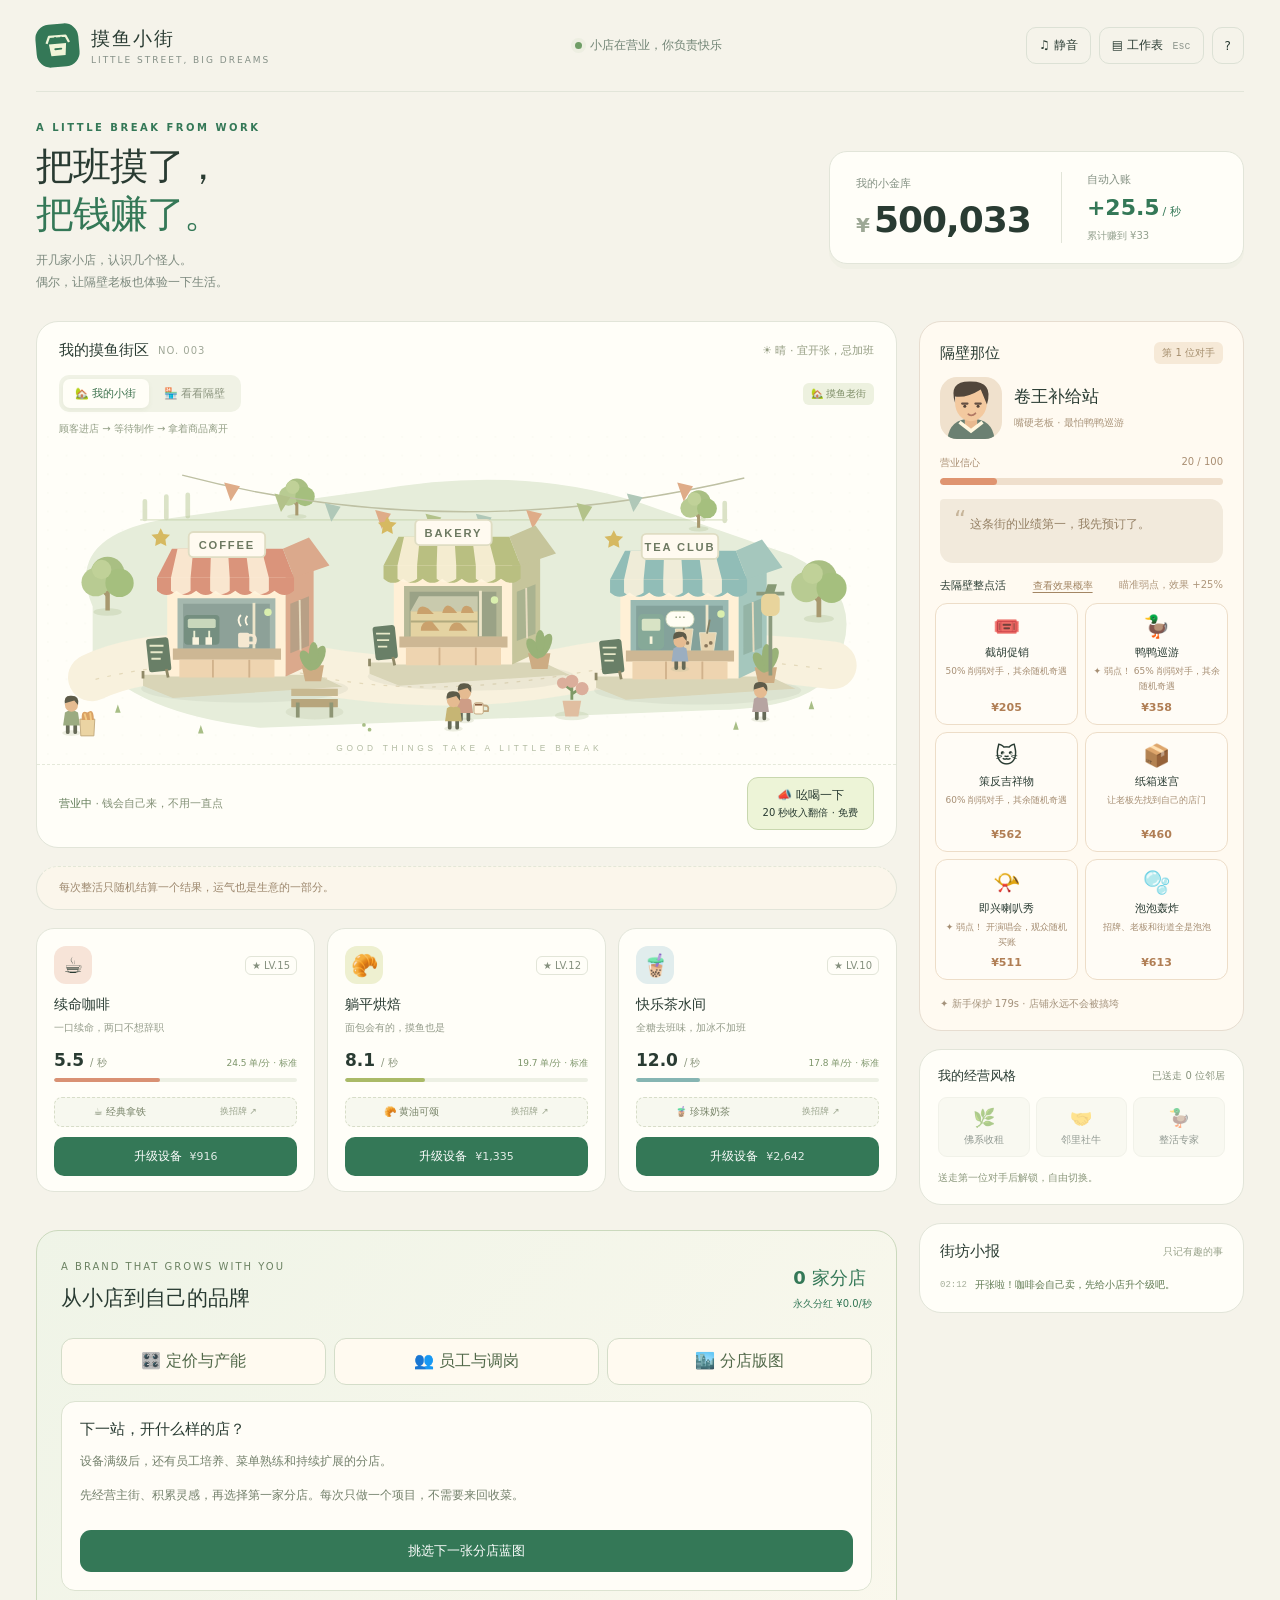
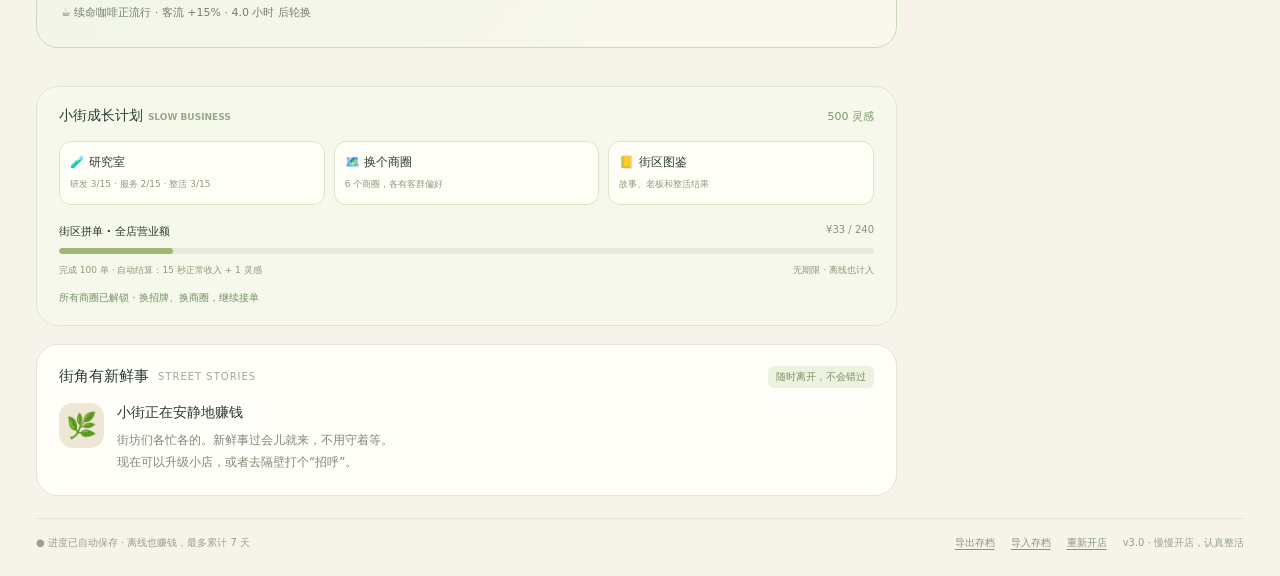
<file: src/qa/cinema-5.html>
<!doctype html>
<html lang="zh-CN">
<head>
<meta charset="utf-8">
<meta name="viewport" content="width=device-width,initial-scale=1">
<meta name="theme-color" content="#f5f3ea">
<title>摸鱼小街 · 把班摸了，把钱赚了</title>
<style>
:root{--paper:#f5f3ea;--ink:#293b32;--muted:#859087;--green:#347857;--lime:#deedac;--orange:#e8784f;--line:#e2e5d9;--white:#fffef8;--radius:22px;font-family:"Microsoft YaHei","PingFang SC",system-ui,sans-serif;color:var(--ink);background:var(--paper);font-synthesis:none}
*{box-sizing:border-box}body{margin:0}button,input{font:inherit}button{cursor:pointer;touch-action:manipulation;color:inherit}button:disabled{cursor:not-allowed}button:focus-visible,a:focus-visible,summary:focus-visible,[tabindex]:focus-visible{outline:3px solid #ec956b;outline-offset:4px}button{transition:transform .16s,background .16s,box-shadow .16s}button:not(:disabled):active{transform:translateY(2px)}button:not(:disabled):hover{filter:brightness(.97)}button:disabled{opacity:.5}a{color:var(--green)}[hidden]{display:none!important}.wrap{max-width:1432px;margin:auto;padding:0 36px 24px}.topbar{height:92px;display:flex;align-items:center;justify-content:space-between;border-bottom:1px solid var(--line);gap:20px}.brand{display:flex;gap:12px;align-items:center}.brandmark{width:43px;height:43px;background:var(--green);border-radius:14px;color:white;display:grid;place-items:center;transform:rotate(-5deg)}.brandmark svg{width:30px}.brand strong{display:block;font-size:19px;letter-spacing:2px}.brand small{font-size:9px;letter-spacing:2px;color:var(--muted);display:block;margin-top:3px}.header-note{font-size:12px;color:#718475;display:flex;align-items:center;gap:8px}.dot{display:inline-block;width:7px;height:7px;background:#6f9d66;border-radius:50%;box-shadow:0 0 0 4px #6f9d6610}.tools{display:flex;gap:8px}.tool{border:1px solid #dce1d5;background:transparent;border-radius:10px;padding:9px 12px;font-size:12px}.tool kbd{font-size:10px;margin-left:6px;opacity:.5}.hero{display:flex;justify-content:space-between;align-items:center;padding:30px 0 28px;gap:24px}.eyebrow{font-size:10px;letter-spacing:2.5px;color:var(--green);font-weight:700;margin:0 0 10px}.hero h1{font-size:38px;letter-spacing:-1px;line-height:1.25;margin:0;font-weight:800}.hero h1 span{color:var(--green)}.hero p.subtitle{font-size:12px;color:#7b887d;margin:12px 0 0;line-height:1.8}.wallet{display:flex;align-items:center;gap:30px;background:var(--white);border:1px solid var(--line);border-radius:18px;padding:20px 26px;min-width:415px;box-shadow:0 5px 0 #e8eadd66}.stat-label{font-size:11px;color:#849183;display:block;margin-bottom:8px}.cash{font-size:36px;font-weight:800;letter-spacing:-1px;font-variant-numeric:tabular-nums;white-space:nowrap}.cash small{font-size:20px;color:#9da895;margin-right:5px}.wallet-right{border-left:1px solid var(--line);padding-left:25px;min-width:110px}.rate{font-size:22px;font-weight:750;color:var(--green);font-variant-numeric:tabular-nums}.rate small{font-size:11px;font-weight:400;margin-left:3px}.lifetime{font-size:10px;color:#93a08e;margin-top:9px}.layout{display:grid;grid-template-columns:minmax(0,1fr) 325px;gap:22px;align-items:start}.left,.right{min-width:0;display:flex;flex-direction:column;gap:18px}.panel{background:var(--white);border:1px solid var(--line);border-radius:var(--radius);overflow:hidden}.scene-head{padding:19px 22px 0;display:flex;align-items:center;justify-content:space-between;gap:12px}.section-title{margin:0;font-size:15px;font-weight:750;display:flex;gap:9px;align-items:center}.section-title small{font-weight:400;font-size:10px;color:#a0a898;letter-spacing:1px}.weather{font-size:11px;color:#949d82;white-space:nowrap}.scene{position:relative;aspect-ratio:900/352;margin:0 10px;isolation:isolate}.scene svg{width:100%;height:100%;display:block}.scene-bottom{display:flex;justify-content:space-between;align-items:center;gap:12px;padding:12px 22px 17px;border-top:1px dashed #e5e9da}.scene-tip{font-size:11px;line-height:1.8;color:#839076}.scene-tip b{color:#5e7954;font-weight:500}.boost{padding:9px 15px;border:1px solid #c8d7ae;border-radius:11px;background:#edf4d7;font-size:12px;font-weight:700;white-space:nowrap}.boost span{font-weight:400;font-size:10px;display:block;margin-top:2px}.shop-grid{display:grid;grid-template-columns:repeat(3,minmax(0,1fr));gap:12px}.shop-card{padding:17px 17px 15px;border:1px solid var(--line);background:var(--white);border-radius:18px;position:relative;transition:box-shadow .2s}.shop-card.selected{box-shadow:0 0 0 3px #aeca92}.shop-top{display:flex;align-items:center;justify-content:space-between;margin-bottom:12px}.shop-icon{width:38px;height:38px;border-radius:12px;display:grid;place-items:center;font-size:22px;background:var(--tint)}.level{font-size:10px;color:#85907e;border:1px solid #e2e5d8;border-radius:6px;padding:3px 6px;font-variant-numeric:tabular-nums}.shop-card h3{font-size:14px;margin:0 0 5px}.shop-desc{font-size:10px;color:#939b89;margin:0 0 14px;line-height:1.7;min-height:17px}.shop-earning{display:flex;align-items:baseline;justify-content:space-between;margin-bottom:8px;gap:4px}.shop-earning strong{font-size:17px;font-variant-numeric:tabular-nums}.shop-earning small{font-size:10px;font-weight:400;color:#8b967d}.shop-earning .next{font-size:9px;color:#7d956a}.progress{height:4px;background:#edf0e4;border-radius:10px;margin-bottom:15px;overflow:hidden}.progress i{display:block;height:100%;background:var(--accent);border-radius:10px;width:0}.buy{width:100%;border:0;background:var(--green);color:white;border-radius:10px;padding:11px 5px;display:flex;justify-content:center;gap:8px;align-items:center;font-size:12px;font-weight:700}.buy .price{font-size:11px;font-weight:500;opacity:.85}.shop-card.locked .buy{background:#eef0e5;color:#69775c;border:1px solid #dee4d1}.shop-card.locked .shop-icon{filter:grayscale(.6);opacity:.65}.shop-card.locked .progress i{background:#cdd8ad}.shop-card.locked .shop-earning{color:#9ca58f}.event-card{padding:21px 22px;background:#fffef8;position:relative}.event-top{display:flex;align-items:center;justify-content:space-between;margin-bottom:15px}.pill{font-size:10px;display:inline-flex;padding:4px 8px;border-radius:6px;background:#edf1df;color:#7e8e67}.event-content{display:flex;gap:13px;align-items:flex-start}.portrait{width:45px;height:45px;border-radius:14px;background:#efe7d5;display:grid;place-items:center;font-size:25px;flex-shrink:0}.event-copy h3{font-size:14px;margin:1px 0 7px}.event-copy p{margin:0;font-size:12px;color:#808974;line-height:1.9}.choices{display:flex;gap:8px;flex-wrap:wrap;margin-top:16px}.choice{flex:1;min-width:125px;text-align:left;background:#f3f5e9;border:1px solid #e3e8d4;border-radius:11px;padding:11px 12px;font-size:12px}.choice small{display:block;color:#899776;font-size:10px;margin-top:5px;line-height:1.6}.empty-event{color:#8c967f;font-size:12px;line-height:2}.rival{border-color:#e7ddd0;background:#fffaf1}.rival-head{padding:20px 20px 13px;display:flex;align-items:center;justify-content:space-between}.rival-head .pill{background:#f6e9d7;color:#a48d6c}.rival-person{display:flex;gap:12px;align-items:center;padding:0 20px}.rival-avatar{height:62px;width:62px;flex-shrink:0;border-radius:17px;background:#f0e1cd;overflow:hidden}.rival-avatar svg{width:100%;height:100%}.rival-info h3{font-size:17px;margin:0 0 6px}.rival-info p{font-size:10px;color:#aa957b;margin:0;line-height:1.7}.rival-health{padding:17px 20px 0}.health-label{display:flex;justify-content:space-between;font-size:10px;color:#a98e72;margin-bottom:8px}.health{height:7px;background:#efdfcc;border-radius:10px;overflow:hidden}.health i{display:block;background:#df9470;width:100%;height:100%;border-radius:10px;transition:width .6s}.bubble{margin:14px 20px;background:#f2eadc;border-radius:4px 13px 13px 13px;padding:12px 14px;min-height:64px;font-size:12px;line-height:1.8;color:#958165;position:relative}.bubble::before{content:"“";font-size:24px;line-height:18px;color:#c7b59a;margin-right:4px}.prank-heading{padding:1px 20px 10px;display:flex;justify-content:space-between;gap:5px;font-size:11px}.prank-heading span{color:#af977c;font-size:10px}.pranks{padding:0 15px 15px;display:flex;flex-direction:column;gap:7px}.prank{display:flex;align-items:center;gap:10px;width:100%;border:1px solid #edddc8;border-radius:12px;background:#fffcf6;text-align:left;padding:11px 12px}.prank .emoji{font-size:22px}.prank .name{font-size:12px;font-weight:700;display:block}.prank .effect{font-size:9px;color:#a68e73;display:block;margin-top:4px}.prank .cost{margin-left:auto;font-size:11px;font-weight:700;color:#b07e54;white-space:nowrap}.protection{font-size:9px;color:#a4927b;line-height:1.8;padding:0 20px 17px;margin:0}.style-card{padding:17px 18px}.style-header{display:flex;justify-content:space-between;align-items:center;margin-bottom:12px}.style-header h3{font-size:13px;margin:0}.style-header span{font-size:10px;color:#89947e}.style-options{display:grid;grid-template-columns:repeat(3,1fr);gap:6px}.style-option{background:#f4f5eb;border:1px solid #e5e7db;border-radius:9px;padding:9px 2px;font-size:10px}.style-option span{display:block;font-size:18px;margin-bottom:5px}.style-option.active{background:#e5efd2;border-color:#aebf93;color:#4d713b}.style-note{font-size:10px;color:#8b987c;line-height:1.8;margin:12px 0 0;min-height:18px}.log-panel{padding:18px 20px}.log-title{display:flex;align-items:center;justify-content:space-between;margin-bottom:15px}.log-title span{font-size:10px;color:#9ba58e}.log-list{list-style:none;margin:0;padding:0;display:flex;flex-direction:column;gap:13px;max-height:194px;overflow:auto;scrollbar-width:thin}.log-list li{font-size:10px;line-height:1.8;color:#8b927e;display:flex;gap:8px}.log-list time{font-family:ui-monospace,monospace;font-size:9px;color:#a7af9b;flex-shrink:0;padding-top:1px}.log-list li:first-child{color:#5d7850}.footer{margin-top:22px;padding:15px 0 0;border-top:1px solid var(--line);display:flex;justify-content:space-between;gap:15px;color:#97a18c;font-size:10px;line-height:1.8}.footer button{padding:0;border:0;background:none;color:#88967b;font-size:10px;text-decoration:underline;text-underline-offset:3px}.footer-right{display:flex;gap:16px;align-items:center}.toast{position:fixed;bottom:30px;left:50%;transform:translate(-50%,20px);opacity:0;pointer-events:none;background:#304a38;color:#f6f8e9;padding:14px 22px;border-radius:13px;box-shadow:0 8px 30px #23392522;font-size:12px;z-index:40;max-width:min(90vw,560px);line-height:1.8;transition:.25s}.toast.show{opacity:1;transform:translate(-50%,0)}.float-coin{position:absolute;pointer-events:none;font-size:15px;font-weight:800;color:#b27e23;animation:coinup 1.5s ease-out forwards;text-shadow:0 2px white;z-index:2}.celebration{position:fixed;inset:0;pointer-events:none;z-index:35;overflow:hidden}.confetti{position:absolute;top:-20px;width:9px;height:15px;animation:fall 1.6s ease-in forwards}.customer{animation:stroll 17s linear infinite}.customer.back{animation:strollback 24s linear infinite}.customer.bob{animation:bob 2s ease-in-out infinite}.steam{animation:steam 3s ease-in-out infinite}.bunting{transform-origin:50% 0;animation:sway 3s ease-in-out infinite}.open-sign{animation:signpulse 4s ease-in-out infinite}.store-touch{cursor:pointer}.store-touch:hover .shop-roof{filter:brightness(1.035)}
@keyframes coinup{0%{opacity:0;transform:translateY(10px) scale(.8)}20%{opacity:1}100%{opacity:0;transform:translateY(-65px) scale(1.1)}}@keyframes fall{to{transform:translateY(100vh) rotate(450deg);opacity:0}}@keyframes stroll{from{transform:translateX(-90px)}to{transform:translateX(970px)}}@keyframes strollback{from{transform:translateX(970px)}to{transform:translateX(-90px)}}@keyframes bob{50%{transform:translateY(-3px)}}@keyframes steam{0%,100%{opacity:.25;transform:translateY(0)}50%{opacity:.6;transform:translateY(-5px)}}@keyframes sway{50%{transform:rotate(2deg)}}@keyframes signpulse{50%{opacity:.6}}
dialog{border:1px solid #dbe2cd;border-radius:24px;background:var(--white);padding:27px;max-width:440px;width:calc(100% - 32px);color:var(--ink);box-shadow:0 20px 90px #24362c33}dialog::backdrop{background:#27382c55;backdrop-filter:blur(4px)}dialog h2{font-size:23px;margin:7px 0 12px}dialog p{font-size:13px;color:#80906f;line-height:1.9}dialog .modal-icon{font-size:40px}dialog .modal-actions{display:flex;gap:10px;margin-top:20px}.primary,.secondary{border:0;background:var(--green);color:white;border-radius:11px;padding:12px 19px;font-size:13px}.secondary{background:#eef0e4;color:#738165}.offline-total{font-size:40px;font-weight:800;color:var(--green);margin:20px 0}.save-warning{background:#fff1d7;border-bottom:1px solid #eddbb3;padding:10px 18px;color:#8e6734;font-size:12px;text-align:center}.boss{position:fixed;inset:0;background:#fff;color:#333;z-index:100;font-family:Arial,"Microsoft YaHei",sans-serif;overflow:auto}.boss-head{padding:16px 24px;background:#217346;color:white;display:flex;justify-content:space-between;align-items:center}.boss-head button{border:0;background:transparent;color:white;font-size:14px}.boss-menu{padding:14px 25px;border-bottom:1px solid #ddd;font-size:13px;word-spacing:25px}.formula{padding:11px 25px;background:#fafafa;border-bottom:1px solid #ddd;font-size:12px;color:#777}.sheet{border-collapse:collapse;width:100%;font-size:12px;text-align:center;white-space:nowrap}.sheet th,.sheet td{border:1px solid #ddd;height:33px;padding:5px 12px}.sheet th{background:#f3f3f3;font-weight:400}.sheet .heading td{background:#eaf1ec;font-weight:bold}.sheet .selected{outline:2px solid #217346;outline-offset:-2px}.sheet-tabs{position:fixed;bottom:0;left:0;right:0;background:#f6f6f6;border-top:1px solid #ddd;height:35px;padding:8px 40px;font-size:12px;color:#217346}.sheet-note{color:#999;font-size:11px;padding:15px 25px}
@media(min-width:1500px){.wrap{padding-top:10px}.scene{aspect-ratio:900/380}.hero{padding:35px 0}}
@media(max-width:1100px){.wrap{padding:0 24px 20px}.layout{grid-template-columns:minmax(0,1fr) 295px;gap:16px}.shop-card{padding:13px 12px}.hero h1{font-size:32px}.wallet{min-width:355px;gap:20px;padding:17px 20px}.cash{font-size:31px}.header-note{display:none}.scene{margin:8px 0}.scene-head{padding:16px 16px 0}.scene-bottom{padding:11px 16px 15px}.shop-desc{font-size:9px}.shop-earning .next{display:none}}
@media(max-width:850px){.layout{grid-template-columns:1fr}.right{display:grid;grid-template-columns:1fr 1fr;align-items:start}.rival{grid-row:span 2}.log-panel{min-height:210px}.scene{aspect-ratio:900/340}.hero h1{font-size:30px}.wallet{min-width:330px}.hero{gap:20px}.subtitle{max-width:250px}.cash{font-size:28px}.rate{font-size:19px}.wallet-right{padding-left:18px}.shop-earning .next{display:block}}
@media(max-width:580px){.wrap{padding:0 15px 18px}.topbar{height:74px;gap:8px}.brand{gap:8px}.brandmark{width:35px;height:35px;border-radius:11px}.brand strong{font-size:16px}.brand small{font-size:7px;letter-spacing:1.6px}.tool{padding:8px;font-size:10px}.tool kbd{display:none}.tools{gap:5px}.hero{display:block;padding:24px 0 20px}.hero h1{font-size:30px}.hero h1 br{display:none}.hero p.subtitle{max-width:none;margin:9px 0 18px;font-size:11px}.eyebrow{font-size:9px;margin-bottom:9px}.wallet{min-width:0;padding:15px 20px;justify-content:space-between;gap:15px}.cash{font-size:32px}.wallet-right{min-width:125px}.stat-label{margin-bottom:5px}.layout{gap:16px}.left{gap:14px}.section-title{font-size:13px}.section-title small{font-size:8px}.weather{font-size:9px}.scene{aspect-ratio:900/390;overflow:hidden}.scene svg{width:115%;max-width:none;margin-left:-7.5%}.scene-bottom{gap:5px}.scene-tip{font-size:9px}.boost{font-size:10px;padding:7px 10px}.boost span{font-size:8px}.shop-grid{gap:7px}.shop-card{padding:12px 9px;border-radius:15px}.shop-card h3{font-size:12px}.shop-icon{width:29px;height:29px;font-size:17px;border-radius:9px}.level{font-size:8px;padding:3px}.shop-desc{font-size:8px;min-height:27px;margin-bottom:9px}.shop-earning strong{font-size:14px}.shop-earning small{font-size:8px}.shop-earning .next{display:none}.buy{display:block;padding:9px 1px;font-size:10px}.buy .price{font-size:10px;margin-left:3px}.shop-top{margin-bottom:11px}.progress{margin-bottom:11px}.event-card{padding:17px 16px}.event-copy p{font-size:11px}.choice{padding:10px;min-width:100px;font-size:11px}.choice small{font-size:9px}.right{grid-template-columns:1fr}.rival{grid-row:auto}.pranks{display:grid;grid-template-columns:repeat(3,1fr);gap:6px;padding:0 13px 13px}.prank{display:block;padding:11px 6px;text-align:center}.prank .emoji{font-size:23px}.prank .name{font-size:11px;margin-top:6px}.prank .effect{font-size:8px;min-height:26px;line-height:1.6}.prank .cost{display:block;margin-top:7px}.bubble{min-height:0}.log-panel{min-height:0}.footer{display:block;font-size:9px;margin-top:16px}.footer-right{margin-top:8px}.toast{bottom:18px;font-size:11px;width:max-content;text-align:center}}
@media(prefers-reduced-motion:reduce){*,*::before,*::after{animation:none!important;transition:none!important}.customer{display:none}.float-coin,.confetti{display:none}}
.stage-tools{padding:15px 22px 0;display:flex;align-items:center;justify-content:space-between;gap:12px}.view-tabs{display:flex;background:#f0f2e5;padding:4px;border-radius:10px;gap:3px}.view-tab{font-size:11px;padding:7px 12px;border:0;border-radius:7px;background:transparent;color:#8b947e}.view-tab[aria-pressed=true]{background:#fffef7;color:#3b704c;box-shadow:0 2px 5px #526c3610}.scene-caption{font-size:10px;color:#929e85}.scene{overflow:hidden}.stage-receipt{padding:11px 22px;border-top:1px dashed #e2e7d7;font-size:11px;color:#9b866c;background:#fbf6eb;line-height:1.8;min-height:43px}.scene .float-coin{z-index:3}.menu-btn{width:100%;margin:0 0 10px;border:1px dashed #d7ddc8;border-radius:8px;background:#f7f8ef;padding:7px 3px;color:#778368;font-size:10px;display:flex;justify-content:space-around;gap:2px}.menu-btn small{font-size:9px;color:#9da790}.long-panel{padding:20px 22px;background:#f5f8eb}.long-head{display:flex;justify-content:space-between;gap:12px;align-items:center;margin-bottom:16px}.long-head h2{margin:0;font-size:14px}.long-head span{font-size:11px;color:#7d9766}.long-actions{display:grid;grid-template-columns:repeat(3,1fr);gap:9px;margin-bottom:19px}.long-action{border:1px solid #dce3cb;background:#fffef6;border-radius:12px;padding:12px 10px;text-align:left}.long-action b{font-size:12px;display:block;margin-bottom:6px}.long-action small{font-size:9px;line-height:1.6;color:#8f9a7f;display:block}.contract-head{display:flex;justify-content:space-between;gap:9px;font-size:11px;margin-bottom:9px}.contract-head span{font-variant-numeric:tabular-nums;color:#859575;font-size:10px}.contract-track{height:6px;border-radius:9px;background:#e4ead7;overflow:hidden}.contract-track i{height:100%;display:block;border-radius:9px;background:#9fb775;transition:width .4s}.contract-foot{display:flex;justify-content:space-between;gap:10px;font-size:9px;color:#8b9a76;margin-top:8px;line-height:1.8}.next-district{font-size:10px;color:#759265;margin:13px 0 0}.prank-heading button{background:none;padding:0;border:0;font-size:10px;color:#a38664;text-decoration:underline;text-underline-offset:3px}.pranks{display:grid;grid-template-columns:1fr 1fr;gap:7px}.prank{flex-direction:column;gap:6px;text-align:center;padding:10px 6px;min-height:117px}.prank .effect{line-height:1.7;min-height:29px}.prank .cost{margin:auto 0 0}.prank .name{font-size:11px}.prank .emoji{font-size:22px}.prank-heading{flex-wrap:wrap}.prank[disabled] .effect{opacity:.8}.research-row{display:flex;gap:12px;align-items:center;border-bottom:1px solid #e5e9d9;padding:17px 0}.research-row:last-child{border:0}.research-row .research-icon{font-size:28px}.research-row>div{flex:1}.research-row b{font-size:13px}.research-row small{font-size:10px;color:#8b9a7d}.research-row p{font-size:11px;margin:6px 0}.research-row button{padding:9px 12px;font-size:11px}.menu-grid{display:grid;grid-template-columns:1fr 1fr;gap:10px;margin-top:18px}.menu-item{background:#f5f7ec;border:1px solid #e0e7d0;border-radius:13px;text-align:left;padding:14px;display:flex;flex-direction:column;gap:7px}.menu-item>span{font-size:25px}.menu-item b{font-size:13px}.menu-item small{font-size:11px;color:#879777;line-height:1.8}.menu-item em{font-size:10px;font-style:normal;color:#7f9c60}.menu-item.chosen{border-color:#9bb87f;background:#eaf3d9}.journal-title{font-size:13px;margin-top:22px}.journal-grid{display:grid;grid-template-columns:repeat(2,1fr);gap:6px}.journal-item{font-size:10px;padding:9px;background:#f0f1e7;border-radius:7px;color:#a2aa98}.journal-item.found,.journal-dot.found{color:#528149;background:#e9f2d9}.journal-dot{font-size:9px;color:#bbc0ad;padding:2px 3px;border-radius:3px}.journal-prank{line-height:2.2!important;font-size:12px!important}.odds-scroll{overflow:auto}.odds-table{border-collapse:collapse;font-size:10px;white-space:nowrap}.odds-table th,.odds-table td{padding:8px;border:1px solid #e4e9d5;text-align:center}.odds-table th{background:#f0f4e4}.odds-table td{color:#82946f}dialog{max-height:85vh;overflow:auto}dialog:has(.odds-table){max-width:660px}#visitorLayer{pointer-events:none}.right{position:relative}.protection{font-size:10px}.scene-panel:has(#rivalBuilding){background:#fffaf1;border-color:#e7dccb}
@media(max-width:850px){.right{grid-template-columns:1fr 1fr}.rival{grid-row:span 2}.pranks{grid-template-columns:1fr 1fr}.stage-tools{padding:12px 17px 0}.long-panel{padding:18px}.stage-receipt{padding:10px 17px}}
@media(max-width:580px){.right{grid-template-columns:1fr}.pranks{grid-template-columns:repeat(3,1fr)}.prank{display:flex;min-height:135px}.scene-caption{display:none}.stage-tools{padding:12px 13px 0}.view-tab{padding:7px 10px;font-size:10px}.stage-tools>.pill{font-size:9px}.stage-receipt{font-size:10px;min-height:48px}.menu-btn{font-size:8px;display:block;padding:6px 2px}.menu-btn small{display:none}.long-panel{padding:17px 14px}.long-actions{gap:6px}.long-action{padding:10px 7px}.long-action b{font-size:10px}.long-action small{font-size:8px}.contract-head{font-size:10px}.contract-foot{display:block}.long-head h2{font-size:13px}.long-head span{font-size:10px}.menu-item{padding:11px}.menu-item small{font-size:10px}.shop-desc{display:none}.prank .effect{font-size:9px;min-height:33px}}

.company-panel{padding:24px;margin:20px 0;background:linear-gradient(130deg,#eff4e7,#faf8ed);border-color:#cbd9bd}.company-top,.ops-title{display:flex;justify-content:space-between;gap:12px;align-items:center}.company-kicker{font-size:10px;letter-spacing:2px;color:#6b8262}.company-panel h2{font-size:21px;margin:10px 0}.company-panel p{font-size:12px;color:#74816c;line-height:1.8}.company-tools{display:flex;gap:8px;flex-wrap:wrap;margin:16px 0}.company-tools button{flex:1;padding:12px 10px;background:#fffaf0;border:1px solid #d4ddc9;border-radius:12px;color:#52694a;font-weight:700;cursor:pointer}.company-number{font-size:18px;font-weight:800;color:#347857;white-space:nowrap}.company-number small{display:block;font-size:10px;font-weight:400;margin-top:7px}.company-project{background:#fffdf7;border:1px solid #dce3d1;border-radius:14px;padding:18px}.company-project h3{margin:0;font-size:15px}.company-project .primary{width:100%;margin-top:12px}.market-trend{font-size:11px!important;margin:12px 0 0!important}.ops-card{border:1px solid #e0e3d7;border-radius:14px;padding:16px;margin:14px 0}.ops-title span{font-size:11px;color:#859478}.ops-metrics{display:grid;grid-template-columns:repeat(3,1fr);gap:10px;margin:16px 0}.ops-metrics span{font-size:10px;color:#879079}.ops-metrics b{display:block;font-size:22px;line-height:1.6;color:#3d674c}.bottleneck{padding:8px 10px;background:#f2f3e5;border-radius:8px;font-size:11px!important}.price-options{display:flex;gap:6px}.price-options button{flex:1;min-width:0;padding:12px 5px;background:#fafaf4;border:1px solid #dbdfce;border-radius:10px;color:#65725b;cursor:pointer}.price-options small{display:block;font-size:9px;margin-top:7px}.price-options button.selected,.staff-assign button.selected{border-color:#448662;background:#e6f0de;color:#2a6749}.staff-grid{display:grid;grid-template-columns:1fr 1fr;gap:12px}.staff-card{border:1px solid #dedfcf;border-radius:14px;padding:16px;background:#fffdf7}.staff-face{font-size:32px;margin-bottom:8px}.staff-card b{display:block}.staff-card b small{font-size:10px;color:#8d997d;margin-left:7px}.staff-card p{font-size:11px!important;min-height:42px}.staff-card>span{display:block;font-size:10px;color:#8a917d;margin-bottom:12px}.staff-assign{display:flex;flex-wrap:wrap;gap:4px}.staff-assign button{padding:7px 9px;border:1px solid #dbdfce;border-radius:7px;color:#697a60;background:#f6f7ee;cursor:pointer;font-size:10px}.project-offers{display:grid;grid-template-columns:repeat(3,1fr);gap:12px}.project-offer{padding:15px;border:1px solid #d6dfcd;border-radius:12px;background:#fffdf6;display:flex;flex-direction:column}.project-offer>span{font-size:32px}.project-offer h3{font-size:15px;margin:12px 0}.project-offer p{font-size:11px!important}.project-offer>b{font-size:12px;color:#476b4e}.project-offer>small{font-size:10px;line-height:1.7;color:#8a907c;margin:10px 0 16px}.project-offer .primary{font-size:11px;padding:11px 6px;margin-top:auto;line-height:1.7}.project-offer .primary small{opacity:.7;font-weight:400}.project-line{display:grid;grid-template-columns:1fr auto;gap:8px;font-size:12px;margin:16px 0}.project-line small{display:block;font-size:10px;color:#98a089;margin-top:6px}.project-line .contract-track{grid-column:1/-1}.portfolio-stats{display:flex;justify-content:space-between;gap:10px;font-size:11px}.portfolio-stats b{display:block;margin-top:8px;font-size:23px;color:#3c7651}.portfolio-grid{display:grid;grid-template-columns:repeat(3,1fr);gap:10px}.portfolio-grid article{background:#f1f3e6;border-radius:12px;padding:18px;text-align:center}.portfolio-grid article span{font-size:32px;display:block}.portfolio-grid article b{display:block;font-size:12px;margin:10px 0}.portfolio-grid article small{font-size:10px;color:#879174;line-height:1.6}#infoDialog:has(.project-offers),#infoDialog:has(.staff-grid),#infoDialog:has(.ops-card){max-width:790px;width:calc(100% - 36px)}.cinema-caption{font:600 13px 'Microsoft YaHei',sans-serif;fill:#53684e}.stage-receipt{min-height:42px}.scene svg{overflow:hidden}#healthFill{transition:width .6s ease}button:disabled{cursor:not-allowed;opacity:.5}
@media(max-width:600px){.company-panel{padding:17px}.company-top{align-items:start}.company-number{font-size:16px}.company-panel h2{font-size:18px}.company-tools{gap:5px}.company-tools button{font-size:11px;padding:11px 7px}.staff-grid,.project-offers{grid-template-columns:1fr}.project-offer{display:grid;grid-template-columns:40px 1fr;gap:5px 10px}.project-offer h3{margin:8px 0}.project-offer>p,.project-offer>b,.project-offer>small,.project-offer>button{grid-column:1/-1}.project-offer>small{margin:2px 0 8px}.price-options b{font-size:11px}.price-options small{font-size:9px;line-height:1.7}.ops-card{padding:12px}.ops-metrics b{font-size:20px}.portfolio-grid{grid-template-columns:1fr 1fr}.portfolio-stats{font-size:10px}.company-project{padding:14px}}

.street-status{padding:16px 20px;margin:14px 0;background:#fff9e8;border-color:#e2d8b9}.vacancy-note{display:flex;flex-direction:column;gap:7px;color:#6b8053;font-size:13px}.vacancy-note span{font-size:11px;color:#929b7d}.nuisance-notice>b{display:block;font-size:12px;color:#ad835a;margin:4px 0 10px}.nuisance-notice>div{display:flex;gap:8px;flex-wrap:wrap}.nuisance-notice button{border:1px dashed #c5a970;border-radius:10px;padding:12px;background:#fffdf4;color:#8f794e;font-size:11px;cursor:pointer;flex:1}.nuisance-notice small{display:block;color:#aa9b78;font-size:9px;margin-top:6px}.research-gate{display:block;color:#9e8d65!important;line-height:1.8;margin:6px 0}.promotion-star{font-size:38px;color:#c4a259;letter-spacing:7px;margin:24px 0}.promotion-list{padding:12px 20px;background:#f3f4e8;border-radius:13px;margin:18px 0}.research-row>div{min-width:0}.level{max-width:none;white-space:nowrap;font-size:10px}#scene [data-nuisance]:focus{outline:none;filter:drop-shadow(0 0 3px #d1ab65)}.street-status[hidden]{display:none}
@media(max-width:600px){.street-status{padding:14px}.nuisance-notice>div{flex-direction:column}.vacancy-note{font-size:12px}.promotion-star{font-size:30px}.research-row .secondary{padding:9px 10px;white-space:nowrap}.research-row{gap:9px}}

</style>
</head>
<body>
<div id="saveWarning" class="save-warning" hidden>浏览器暂不允许保存进度。请用底部「导出存档」备份，本次仍可正常游玩。</div>
<div class="wrap" id="gameRoot">
 <header class="topbar">
  <div class="brand"><div class="brandmark"><svg viewBox="0 0 40 40" fill="none" aria-hidden="true"><path d="M8 17h23l-2 16H10L8 17Z" fill="#f0f5d8"/><path d="M5 16 9 7h22l4 9" stroke="#f0f5d8" stroke-width="3" stroke-linejoin="round"/><path d="M17 9v6m8-6 1 6M16 24h8" stroke="#347857" stroke-width="2.5" stroke-linecap="round"/></svg></div><div><strong>摸鱼小街</strong><small>LITTLE STREET, BIG DREAMS</small></div></div>
  <div class="header-note"><span class="dot"></span> 小店在营业，你负责快乐</div>
  <div class="tools"><button class="tool" id="soundBtn" aria-pressed="false">♫ 静音</button><button class="tool" id="workBtn">▤ 工作表 <kbd>Esc</kbd></button><button class="tool" id="helpBtn" aria-label="玩法说明">?</button></div>
 </header>
 <section class="hero">
  <div><p class="eyebrow">A LITTLE BREAK FROM WORK</p><h1>把班摸了，<br><span>把钱赚了。</span></h1><p class="subtitle">开几家小店，认识几个怪人。<br>偶尔，让隔壁老板也体验一下生活。</p></div>
  <div class="wallet"><div><span class="stat-label">我的小金库</span><div class="cash"><small>¥</small><span id="cash">88</span></div></div><div class="wallet-right"><span class="stat-label">自动入账</span><div class="rate">+<span id="rate">2</span><small>/ 秒</small></div><div class="lifetime" id="lifetime">累计赚到 ¥0</div></div></div>
 </section>
 <main class="layout">
  <div class="left">
   <section class="panel scene-panel"><div class="scene-head"><h2 class="section-title"><span id="sceneTitle">我的摸鱼街区</span> <small>NO. 003</small></h2><span class="weather">☀ 晴 · 宜开张，忌加班</span></div><div class="stage-tools"><div class="view-tabs"><button class="view-tab" id="homeView" aria-pressed="true">🏡 我的小街</button><button class="view-tab" id="rivalView" aria-pressed="false">🏪 看看隔壁</button></div><span class="pill" id="districtLabel">摸鱼老街</span></div><p class="scene-caption" id="sceneCaption" style="padding:0 22px;margin:10px 0 0">顾客进店 → 等待制作 → 拿着商品离开</p><div class="scene" id="scene" aria-label="你的商业街，顾客正在自动消费"></div><div class="scene-bottom"><div class="scene-tip" id="sceneTip"><b>营业中</b> · 钱会自己来，不用一直点</div><button class="boost" id="boostBtn">📣 吆喝一下<span>20 秒收入翻倍 · 免费</span></button></div></section>
   <div class="stage-receipt panel" id="lastResult">每次整活只随机结算一个结果。</div>
   <div class="street-status panel" id="streetStatus" hidden></div><section class="shop-grid" id="shops" aria-label="店铺升级"></section>
   <section class="panel company-panel"><div class="company-top"><div><span class="company-kicker">A BRAND THAT GROWS WITH YOU</span><h2 id="companyRank">从小店到自己的品牌</h2></div><div class="company-number"><span id="branchCount">0 家分店</span><small id="royalty">永久分红 ¥0/秒</small></div></div><div class="company-tools"><button id="manageBtn">🎛️ 定价与产能</button><button id="staffBtn">👥 员工与调岗</button><button id="portfolioBtn">🏙️ 分店版图</button></div><div class="company-project"><h3 id="companyTitle">下一站，开什么样的店？</h3><p id="companyDescription"></p><div id="projectSummary"></div><button class="primary" id="projectBtn">挑选下一张分店蓝图</button></div><p class="market-trend" id="marketTrend"></p></section>
   <section class="panel long-panel"><div class="long-head"><h2>小街成长计划 <small style="font-size:9px;color:#9aa88a">SLOW BUSINESS</small></h2><span id="ideaCount">0 灵感</span></div><div class="long-actions"><button class="long-action" id="researchBtn"><b>🧪 研究室</b><small id="researchSummary">研发 0/3 · 服务 0/3 · 整活 0/3</small></button><button class="long-action" id="districtBtn"><b>🗺️ 换个商圈</b><small>6 个商圈，各有客群偏好</small></button><button class="long-action" id="journalBtn"><b>📒 街区图鉴</b><small>故事、老板和整活结果</small></button></div><div class="contract-head"><b id="contractName">街区拼单 · 全店营业额</b><span id="contractProgress">0 / 240</span></div><div class="contract-track"><i id="contractFill"></i></div><div class="contract-foot"><span id="contractNote">自动结算，无需领取</span><span>无期限 · 离线也计入</span></div><p class="next-district" id="nextDistrict"></p></section>
   <section class="panel event-card"><div class="event-top"><h2 class="section-title">街角有新鲜事 <small>STREET STORIES</small></h2><span class="pill" id="eventStatus">不着急，随时处理</span></div><div id="eventContent"></div></section>
  </div>
  <aside class="right">
   <section class="panel rival"><div class="rival-head"><h2 class="section-title">隔壁那位</h2><span class="pill" id="rivalNumber">第 1 位对手</span></div><div class="rival-person"><div class="rival-avatar" id="rivalAvatar"></div><div class="rival-info"><h3 id="rivalName">卷王补给站</h3><p id="rivalTrait">嘴硬老板 · 最怕鸭鸭巡游</p></div></div><div class="rival-health"><div class="health-label"><span id="rivalState">营业信心</span><span id="rivalHp">100 / 100</span></div><div class="health" role="progressbar" aria-label="对手营业信心" aria-valuemin="0" aria-valuemax="100" aria-valuenow="100" id="rivalBar"><i id="healthFill"></i></div></div><div class="bubble" id="rivalQuote">我不是针对你，我是说这条街我全都要。</div><div class="prank-heading"><strong>去隔壁整点活</strong><button id="oddsBtn">查看效果概率</button><span id="prankStatus">每次捣乱后休息 45 秒</span></div><div class="pranks" id="pranks"></div><p class="protection" id="protection">✦ 新手保护中 · 你的店铺永远不会被搞垮</p></section>
   <section class="panel style-card"><div class="style-header"><h3>我的经营风格</h3><span id="defeatCount">已送走 0 位邻居</span></div><div class="style-options" id="styles"></div><p class="style-note" id="styleNote">送走第一位对手后解锁，自由切换。</p></section>
   <section class="panel log-panel"><div class="log-title"><h2 class="section-title">街坊小报</h2><span>只记有趣的事</span></div><ul class="log-list" id="logList"></ul></section>
  </aside>
 </main>
 <footer class="footer"><span id="saveStatus">● 进度自动保存 · 离线也赚钱，最多累计 7 天</span><div class="footer-right"><button id="exportBtn">导出存档</button><button id="importBtn">导入存档</button><button id="resetBtn">重新开店</button><span>v3.0 · 慢慢开店，认真整活</span></div></footer>
</div>
<input type="file" id="importFile" accept=".json,application/json" hidden>
<div class="toast" id="toast" role="status" aria-live="polite"></div><div class="celebration" id="celebration" aria-hidden="true"></div>
<dialog id="infoDialog" aria-labelledby="dialogTitle"><div class="modal-icon" id="dialogIcon">☕</div><h2 id="dialogTitle"></h2><div id="dialogBody"></div><div class="modal-actions" id="dialogActions"></div></dialog>
<section class="boss" id="boss" hidden aria-label="工作表视图"><div class="boss-head"><button id="returnBtn" aria-label="返回摸鱼小街">项目周报 · 数据汇总</button><span style="font-size:12px">已保存到本地</span></div><div class="boss-menu">文件 开始 插入 页面布局 公式 数据 审阅 视图</div><div class="formula">H8　 ▾　　　ƒx　　=SUM(D8:G8)</div><table class="sheet" id="sheet"></table><p class="sheet-note">内部工作表 · 统计口径：本期累计</p><div class="sheet-tabs">◁　▷　　数据明细　　　月度汇总　　　＋</div></section>
<script>
'use strict';
const KEY='little-street-cinema-qa-5', MAX_OFFLINE=7*86400, MAX_LEVEL=125;
const SHOP_DEFS=[
 {name:'续命咖啡',icon:'☕',desc:'一口续命，两口不想辞职',income:2,unlock:0,cost:36,tint:'#f7e4d8',accent:'#d99174',sign:'COFFEE'},
 {name:'躺平烘焙',icon:'🥐',desc:'面包会有的，摸鱼也是',income:7,unlock:240,cost:105,tint:'#eef0d0',accent:'#aaba67',sign:'BAKERY'},
 {name:'快乐茶水间',icon:'🧋',desc:'全糖去班味，加冰不加班',income:22,unlock:1100,cost:330,tint:'#e1eded',accent:'#86b5b2',sign:'TEA CLUB'}
];
const RIVALS=[
 {name:'卷王补给站',boss:'王卷卷',trait:'嘴硬老板',weak:1,color:'#6b8072',hello:'这条街的业绩第一，我先预订了。',hit:['优惠券比我的脸还大？','谁让鸭子来上班的？！','我的吉祥物怎么穿上你家工服了？'],bye:'我这叫战略转移，绝对不是开不下去。'},
 {name:'拼命三郎铺',boss:'张忙忙',trait:'促销狂魔',weak:0,color:'#b48769',hello:'买一送一！买二送老板的睡眠！',hit:['等等，你怎么比我还能送？','鸭子能不能先办张会员卡？','吉祥物也要双休？它不是玩偶吗？'],bye:'折扣打到底，老板先见底。我去休个假。'},
 {name:'随缘便利店',boss:'佛系阿福',trait:'淡定店长',weak:2,color:'#8699aa',hello:'客人来就来，不来我先喝杯茶。',hit:['缘分到你那边去了。','嘎嘎声还挺有禅意。','什么？连招财猫都不想躺平了？'],bye:'门关了，心开了。我去钓鱼。'},
 {name:'精致研究所',boss:'林讲究',trait:'精致达人',weak:1,color:'#af8d99',hello:'我家每杯咖啡都有自己的品牌故事。',hit:['传单的字体不对，影响整条街的审美。','这些鸭子破坏了我的极简构图！','那件荧光绿工服，真的很伤害我。'],bye:'暂停营业，重新定义营业。'},
 {name:'科技狠活屋',boss:'马程序',trait:'科技老板',weak:0,color:'#748bba',hello:'我的算法说，明天就能把你收购。',hit:['报错：顾客怎么被重定向了？','识别失败：鸭子不是有效用户。','吉祥物离职了？我没写这个分支。'],bye:'系统维护中。预计恢复时间：下辈子。'},
 {name:'好运来来来',boss:'钱多多',trait:'玄学掌柜',weak:2,color:'#ba9360',hello:'大师说这个铺位旺我，你懂什么。',hit:['你的优惠券把我的财运吸走了！','鸭子坐在财位上了，快请走！','你可以挖人，但怎么能挖我的财神！'],bye:'不是经营问题，是水星又逆行了。'}
];
const PRANKS=[{name:'截胡促销',icon:'🎟️',desc:'自己增收 20% · 对手掉信心',damage:18,min:20,seconds:8},{name:'鸭鸭巡游',icon:'🦆',desc:'召唤一群不讲道理的鸭子',damage:28,min:40,seconds:14},{name:'策反吉祥物',icon:'🐱',desc:'给它双休，让它换个老板',damage:40,min:70,seconds:22}];
const STYLES=[{id:'cozy',name:'佛系收租',icon:'🌿',desc:'所有店铺正常收入 +15%。安安静静把钱赚了。'},{id:'social',name:'邻里社牛',icon:'🤝',desc:'捣乱冷却降至 30 秒，费用打九折。'},{id:'chaos',name:'整活专家',icon:'🦆',desc:'捣乱造成的信心损失 +30%。邻居的快乐终结者。'}];
const EVENTS=[
 {icon:'🎧',who:'员工 · 小夏',title:'今天可以放点土味神曲吗？',text:'“老板，我做了八小时歌单。保证客人听完忘记自己来买什么。”',choices:[['放！快乐最重要','60 秒收入 +30%','music'],['去隔壁门口试播','对手信心 −12','musicRival'],['今天走安静路线','小费：20 秒正常收入','smallTip']]},
 {icon:'📦',who:'供货商 · 老陈',title:'有批长得很抽象的杯子',text:'“质量没问题，就是每个杯子都像在翻白眼。年轻人应该喜欢吧？”',choices:[['整一批情绪周边','花 20 秒收入，90 秒收入 +50%','cups'],['帮他想个广告词','感谢费：15 秒正常收入','thanks']]},
 {icon:'👩🏻',who:'常客 · 阿圆',title:'能做一杯香菜拿铁吗？',text:'“不加咖啡、不加奶、不要香菜。你自由发挥，我相信你的精神状态。”',choices:[['端上一杯白开水','稳稳获得 20 秒收入','smallTip'],['研发一杯空气拿铁','70% 获得 50 秒收入，30% 获得 5 秒','weirdDrink']]},
 {icon:'🤝',who:'隔壁老板',title:'要不先和平共处一会儿？',text:'“我妈说出门在外要和气生财。咱们先停战，客人一起招呼？”',choices:[['握手，先赚钱','90 秒互不捣乱，收入 +20%','truce'],['不握，我的鸭子还没下班','对手信心 −10','refuse']]},
 {icon:'🐈',who:'不请自来的猫',title:'它已经在收银台睡半小时了',text:'路过的客人越聚越多。猫睁开一只眼，仿佛在问：“我的出场费呢？”',choices:[['正式聘为店长','90 秒收入 +30%','cat'],['拍一张营业照','小费：20 秒正常收入','smallTip'],['邀请它去隔壁躺一会儿','对手信心 −12','catRival']]},
 {icon:'🤖',who:'店员 · 阿木',title:'咖啡机好像学会讲冷笑话了',text:'“它说自己很有压力，因为每天都在萃取。”店员已经笑到无法拉花。',choices:[['挂牌：脱口秀咖啡','60 秒收入 +50%','machine'],['让隔壁也听听','对手信心 −10','machineRival']]},
 {icon:'🧾',who:'会计 · 小算盘',title:'从旧围裙里翻出一张券',text:'“老板，是设备店的折扣券！也可以退成零钱。请选择你的快乐。”',choices:[['留着升级设备','下一次已开店铺升级打七五折','coupon'],['零钱也是钱','获得 30 秒正常收入','cashback']]},
 {icon:'☔',who:'街区天气预报',title:'下雨了，大家都在找地方躲',text:'雨不大，但很适合喝点热的、吃点甜的，再假装等雨停。',choices:[['搬几把椅子出来','90 秒收入 +30%','rain'],['借隔壁招牌给客人挡雨','对手信心 −12','rainRival']]}
];
const $=id=>document.getElementById(id), clamp=(n,a,b)=>Math.min(b,Math.max(a,n));
const finite=(v,f=0)=>typeof v==='number'&&Number.isFinite(v)?v:f;
const money=n=>{n=Math.max(0,finite(n));return n>=1e8?(n/1e8).toFixed(2)+'亿':n>=1e6?(n/1e4).toFixed(1)+'万':Math.floor(n).toLocaleString('zh-CN')};
const decimal=n=>Number.isInteger(n)?String(n):n.toFixed(1), seconds=t=>Math.max(0,Math.ceil(t/1000));
const esc=s=>String(s).replace(/[&<>"']/g,c=>({'&':'&amp;','<':'&lt;','>':'&gt;','"':'&quot;',"'":'&#39;'}[c]));
function fresh(now){return {version:3,cash:88,earned:0,levels:[1,0,0],defeats:0,style:'cozy',npc:{type:0,hp:100,max:100,quote:RIVALS[0].hello},respawnAt:0,prankReady:0,hypeReady:0,boosts:[],truceUntil:0,slowUntil:0,online:0,counterIn:300,eventIn:35,eventId:null,eventHistory:[],coupon:false,logs:[],savedAt:now,sound:false,...freshExpansion(),...freshManagement(),...freshNeighborhood()};}
function normalize(raw,now){
 if(!raw||![1,2,3].includes(raw.version)||!Array.isArray(raw.levels)||raw.levels.length!==3||typeof raw.cash!=='number'||!Number.isFinite(raw.cash))throw Error('这不是有效的摸鱼小街存档');
 const s=fresh(now), num=(key,min,max)=>s[key]=clamp(finite(raw[key],s[key]),min,max);
 ['cash','earned'].forEach(k=>num(k,0,1e15)); s.levels=raw.levels.map((v,i)=>clamp(Math.floor(finite(v)),i===0?1:0,MAX_LEVEL));
 num('defeats',0,1e6);s.defeats=Math.floor(s.defeats);s.style=STYLES.some(x=>x.id===raw.style)?raw.style:'cozy';
 for(const k of ['prankReady','hypeReady','truceUntil','slowUntil','respawnAt'])num(k,0,now+600000);
 num('online',0,1e10);num('counterIn',0,300);num('eventIn',0,180);num('savedAt',0,now);
 s.boosts=Array.isArray(raw.boosts)?raw.boosts.filter(b=>b&&[1.2,1.3,1.5,2].includes(b.factor)&&Number.isFinite(b.until)).slice(0,4).map(b=>({factor:b.factor,until:clamp(b.until,0,now+90000)})):[];
 if(!Array.isArray(raw.boosts)&&raw.boostUntil>now&&[1.2,1.3,1.5,2].includes(raw.boostFactor))s.boosts=[{factor:raw.boostFactor,until:Math.min(raw.boostUntil,now+90000)}];
 s.eventId=Number.isInteger(raw.eventId)&&EVENTS[raw.eventId]?raw.eventId:null;s.eventHistory=Array.isArray(raw.eventHistory)?raw.eventHistory.filter(v=>Number.isInteger(v)&&EVENTS[v]).slice(-3):[];
 s.coupon=raw.coupon===true;s.sound=raw.sound===true;s.logs=Array.isArray(raw.logs)?raw.logs.filter(v=>v&&typeof v.text==='string').slice(0,12).map(v=>({text:v.text.slice(0,200),time:String(v.time||'').slice(0,5)})):[];
 if(raw.npc&&Number.isInteger(raw.npc.type)&&RIVALS[raw.npc.type]){s.npc.type=raw.npc.type;s.npc.max=100+Math.min(40,Math.floor(s.defeats/3)*5);s.npc.hp=clamp(finite(raw.npc.hp,100),0,s.npc.max);s.npc.quote=typeof raw.npc.quote==='string'?raw.npc.quote.slice(0,180):RIVALS[s.npc.type].hello;}
 normalizeExpansion(s,raw);normalizeManagement(s,raw);normalizeNeighborhood(s,raw,now);if(s.npc.hp<=0&&!s.respawnAt)s.respawnAt=now+1000;if(s.npc.hp>0)s.respawnAt=0;return s;
}
function activeBoost(s,now){return s.boosts.filter(b=>b.until>now).reduce((best,b)=>b.factor>best.factor||(b.factor===best.factor&&b.until>best.until)?b:best,{factor:1,until:0});}
function liveRate(s,now){return normalRate(s,now)*activeBoost(s,now).factor*(now<s.slowUntil?.9:1);}
function prankCost(s,i){return Math.ceil(Math.max(PRANKS[i].min,normalRate(s)*PRANKS[i].seconds)*(s.defeats>0&&s.style==='social'?.9:1)*(s.levels[1]>0&&s.products?.[1]===2?.85:1)*(1-Math.max(0,s.research.prank-3)*.02));}
function addCash(s,amount){amount=Math.max(0,finite(amount));s.cash=Math.min(1e15,s.cash+amount);s.earned=Math.min(1e15,s.earned+amount);return amount;}
function purchaseBase(s,i){if(!SHOP_DEFS[i]||s.levels[i]>=MAX_LEVEL)return false;const cost=upgradeCost(s,i);if(s.cash+1e-7<cost)return false;const wasOpen=s.levels[i]>0;s.cash=Math.max(0,s.cash-cost);s.levels[i]++;if(wasOpen)s.coupon=false;return true;}
function counterEffectBase(s,now,kind){if(s.online<180||s.npc.hp<=0||now<s.truceUntil||now<s.slowUntil)return null;if(kind==='cash'){const loss=Math.min(s.cash*.03,normalRate(s)*30);s.cash=Math.max(0,s.cash-loss);return {kind,loss};}s.slowUntil=now+20000;return {kind:'slow',loss:0};}
// v2 content and systems, embedded into the standalone index.html by upgrade-v2.py.
const PRODUCTS=[
 [{name:'经典拿铁',icon:'☕',mult:1,desc:'熟悉的味道，稳定营业。'},{name:'冰滴咖啡',icon:'🧊',mult:1.25,desc:'咖啡单件净利 +25%。'},{name:'灵感特调',icon:'💡',mult:1.1,desc:'咖啡单件净利 +10%，灵感产出 +50%。'},{name:'早八套餐',icon:'🥪',mult:1.15,desc:'搭配烘焙套餐时，咖啡单件净利 +70%。'}],
 [{name:'黄油可颂',icon:'🥐',mult:1,desc:'外酥里软的基础款。'},{name:'蜂蜜吐司',icon:'🍞',mult:1.25,desc:'烘焙单件净利 +25%。'},{name:'招财猫饼干',icon:'🐱',mult:1.1,desc:'烘焙单件净利 +10%，整活费用 −15%。'},{name:'早餐搭子',icon:'🥯',mult:1.15,desc:'搭配早八咖啡时，烘焙单件净利 +70%。'}],
 [{name:'珍珠奶茶',icon:'🧋',mult:1,desc:'全糖加冰，快乐标配。'},{name:'满杯果茶',icon:'🍋',mult:1.25,desc:'茶饮单件净利 +25%。'},{name:'整活气泡水',icon:'🫧',mult:1.1,desc:'茶饮单件净利 +10%，整活冷却 −5 秒。'},{name:'海盐冰沙',icon:'🍧',mult:1.35,desc:'茶饮单件净利 +35%；海边商圈提升至 +90%。'}]
];
const RESEARCH=[
 {id:'menu',name:'招牌研发',icon:'🧪',desc:['解锁三店第 2 款产品','解锁三店第 3 款策略产品','解锁三店第 4 款联动产品']},
 {id:'service',name:'贴心服务',icon:'🛎️',desc:['全店单件净利 +6%','全店单件净利累计 +12%','全店单件净利累计 +18%']},
 {id:'prank',name:'整活工坊',icon:'🦆',desc:['解锁「纸箱迷宫」','解锁「即兴喇叭秀」','解锁「泡泡轰炸」']}
];
const DISTRICTS=[
 {name:'摸鱼老街',icon:'🏡',need:0,mult:[1,1,1],ground:'#e6edda',desc:'三种生意都能安稳经营。'},
 {name:'写字楼下',icon:'🏢',need:3,mult:[1.5,1.2,.85],ground:'#e0e9df',desc:'咖啡客流 ×1.5，烘焙客流 ×1.2，茶饮客流 ×0.85。'},
 {name:'大学城',icon:'🎓',need:10,mult:[.9,1.15,1.5],ground:'#e9ebcf',desc:'咖啡客流 ×0.9，烘焙客流 ×1.15，茶饮客流 ×1.5。'},
 {name:'雨巷社区',icon:'🌦️',need:25,mult:[1.15,1.55,.9],ground:'#dfe8e5',desc:'咖啡客流 ×1.15，烘焙客流 ×1.55，茶饮客流 ×0.9。'},
 {name:'不夜小街',icon:'🌙',need:50,mult:[1.45,.9,1.5],ground:'#e3e0ed',desc:'咖啡客流 ×1.45，烘焙客流 ×0.9，茶饮客流 ×1.5。'},
 {name:'海风集市',icon:'🏖️',need:90,mult:[1.1,1.25,1.6],ground:'#d9ede8',desc:'咖啡客流 ×1.1，烘焙客流 ×1.25，茶饮客流 ×1.6；海盐冰沙额外增收。'}
];
const EXTRA_PRANKS=[
 {name:'纸箱迷宫',icon:'📦',desc:'让老板先找到自己的店门',damage:34,min:80,seconds:18,unlock:1,weights:[58,10,10,6,6,6,4]},
 {name:'即兴喇叭秀',icon:'📯',desc:'开演唱会，观众随机买账',damage:38,min:95,seconds:20,unlock:2,weights:[50,18,12,6,5,4,5]},
 {name:'泡泡轰炸',icon:'🫧',desc:'招牌、老板和街道全是泡泡',damage:43,min:110,seconds:24,unlock:3,weights:[63,10,8,5,5,4,5]}
];
PRANKS[0].desc='50% 削弱对手，其余随机奇遇';PRANKS[0].weights=[50,20,10,6,4,4,6];
PRANKS[1].desc='65% 削弱对手，其余随机奇遇';PRANKS[1].weights=[65,8,7,5,5,4,6];
PRANKS[2].desc='60% 削弱对手，其余随机奇遇';PRANKS[2].weights=[60,10,10,6,4,4,6];
PRANKS.push(...EXTRA_PRANKS);
const OUTCOME_TYPES=['damage','boost','cash','loss','slow','heal','miss'];
const OUTCOME_NAMES={damage:'隔壁受损',boost:'意外爆火',cash:'意外小费',loss:'小小破费',slow:'忙中出错',heal:'帮了倒忙',miss:'无事发生'};
EVENTS.push(
 {icon:'🎬',who:'电影社 · 小周',title:'借你的门头拍一部大片',text:'“预算只有三十，但片名已经想好了：《拿铁危机》。”',choices:[['提供友情场地','60 秒收入 +30%','music'],['给剧本提点建议','获得 3 点研发灵感','insight']]},
 {icon:'🛸',who:'顾客 · 神秘来客',title:'这杯奶茶支持星际配送吗？',text:'他认真问你能不能送到仙女座。看起来不像在开玩笑。',choices:[['先收地球段配送费','获得 30 秒正常收入','cashback'],['听听他的星际创业故事','获得 3 点研发灵感','insight']]},
 {icon:'🧓',who:'街坊 · 赵阿姨',title:'阿姨要给你介绍对象',text:'“隔壁老板人是卷了点，但店里有空调。你考虑一下？”',choices:[['阿姨，买杯咖啡吧','获得 20 秒正常收入','smallTip'],['转移话题，问做生意的经验','获得 3 点研发灵感','insight']]},
 {icon:'🪴',who:'园艺师 · 阿绿',title:'门口那盆草想换工作',text:'“它说当盆栽很无聊，想去做圣诞树。我觉得很有理想。”',choices:[['帮它打扮打扮','90 秒收入 +30%','cat'],['让它帮忙看设备折扣','获得一张设备七五折券','coupon']]},
 {icon:'🏃',who:'跑团 · 老队长',title:'终点可以设在你家店吗？',text:'“五公里，跑完一人一杯。我们不追求配速，只追求全糖。”',choices:[['安排饮料补给','90 秒收入 +30%','rain'],['赞助一个好听的队名','获得 30 秒正常收入','cashback']]},
 {icon:'🎨',who:'画手 · 小墨',title:'想给你画一幅老板肖像',text:'“我画画比较抽象，你不要提前对自己的五官抱有期待。”',choices:[['画完直接挂店里','60 秒收入 +30%','music'],['把灵感用到新产品上','获得 3 点研发灵感','insight']]},
 {icon:'🎤',who:'员工 · 小夏',title:'店员想办一场辞职主题开放麦',text:'“老板放心，全是创作，完全没有个人情绪在里面。”',choices:[['安排一个麦克风','60 秒收入 +50%','machine'],['一起写几个段子','获得 3 点研发灵感','insight']]},
 {icon:'🐶',who:'带狗的客人',title:'它只想来店里上班',text:'一只柯基叼着简历。工作经验写的是：门铃响一次，叫三次。',choices:[['聘为气氛组','90 秒收入 +30%','cat'],['给它发一份优秀员工奖','获得 20 秒正常收入','smallTip']]},
 {icon:'📚',who:'读书会 · 小林',title:'这周读《如何优雅地不努力》',text:'“我们想包几个座位，不过可能读两页就睡着。”',choices:[['睡吧，茶水管够','90 秒收入 +30%','rain'],['借本书来研究一下','获得 3 点研发灵感','insight']]},
 {icon:'🕹️',who:'复古玩家',title:'门口放台街机怎么样？',text:'“我负责机器，你负责提醒我回家。提醒就行，不一定听。”',choices:[['给游戏区开张','60 秒收入 +50%','machine'],['研究他的投币装置','获得 3 点研发灵感','insight']]},
 {icon:'🍄',who:'供货商 · 老陈',title:'这批蘑菇形状有点可爱',text:'“不是蘑菇，是面包。真的，蘑菇不会有奶油夹心。”',choices:[['搞个限量盲盒','70% 获得 50 秒收入，30% 获得 5 秒','weirdDrink'],['走稳妥路线','获得 20 秒正常收入','smallTip']]},
 {icon:'📮',who:'街区管理员',title:'有人给你投了一封感谢信',text:'信里只有一句话：“谢谢你开店，我终于有地方合理发呆了。”',choices:[['装裱起来','90 秒收入 +30%','cat'],['回一封信','获得 3 点研发灵感','insight']]},
 {icon:'💃',who:'广场舞团',title:'今晚来一场年轻人的养生局',text:'“就跳一首。真的就一首。加上返场、安可和合影。”',choices:[['门口欢迎大家','60 秒收入 +50%','machine'],['顺便推销热饮','获得 30 秒正常收入','cashback']]},
 {icon:'🧊',who:'制冰机',title:'它今天只肯吐爱心形的冰',text:'维修师傅说机器没坏，只是在热恋期，过几天可能就好了。',choices:[['推出限定情侣杯','90 秒收入 +30%','cat'],['研究它的浪漫算法','获得 3 点研发灵感','insight']]},
 {icon:'🎁',who:'旧同事 · 阿陆',title:'同事送来一个神秘纸箱',text:'里面是你以前留在公司的马克杯，还有一张写着“快跑”的便签。',choices:[['马克杯加入营业','获得 30 秒正常收入','cashback'],['把便签写进创业笔记','获得 3 点研发灵感','insight']]},
 {icon:'🌈',who:'街头摄影师',title:'雨后的小街长出了一道彩虹',text:'“老板，能不能笑一下？不是营业微笑，是发工资那种。”',choices:[['笑到客人也笑了','90 秒收入 +30%','rain'],['这张留作新菜单封面','获得 3 点研发灵感','insight']]}
);
function freshExpansion(){return {products:[0,0,0],research:{menu:0,service:0,prank:0},ideas:0,district:0,contractsDone:0,contract:{shop:-1,progress:0,target:240},outcomesSeen:[],rivalsSeen:[],eventsSeen:[],pranksUsed:0,lastPrank:null};}
function normalizeExpansion(s,raw){
 const x=freshExpansion();s.research={};for(const r of RESEARCH)s.research[r.id]=clamp(Math.floor(finite(raw.research?.[r.id])),0,3);
 s.products=SHOP_DEFS.map((_,i)=>clamp(Math.floor(finite(raw.products?.[i])),0,s.research.menu));
 s.ideas=clamp(finite(raw.ideas),0,1e9);s.contractsDone=clamp(Math.floor(finite(raw.contractsDone)),0,1e9);
 s.district=clamp(Math.floor(finite(raw.district)),0,DISTRICTS.length-1);if(s.contractsDone<DISTRICTS[s.district].need)s.district=0;
 s.contract={...x.contract};if(raw.contract){const i=raw.contract.shop;s.contract.shop=Number.isInteger(i)&&i>=0&&i<3&&s.levels[i]>0?i:-1;s.contract.target=clamp(finite(raw.contract.target,240),1,1e12);s.contract.progress=clamp(finite(raw.contract.progress),0,s.contract.target);}
 for(const k of ['outcomesSeen','rivalsSeen','eventsSeen'])s[k]=Array.isArray(raw[k])?[...new Set(raw[k])].filter(v=>k==='outcomesSeen'?typeof v==='string'&&/^([0-5]):(damage|boost|cash|loss|slow|heal|miss)$/.test(v):Number.isInteger(v)&&v>=0&&v<(k==='rivalsSeen'?RIVALS.length:EVENTS.length)):[];
 s.pranksUsed=clamp(Math.floor(finite(raw.pranksUsed)),0,1e9);
 s.lastPrank=raw.lastPrank&&typeof raw.lastPrank.text==='string'?{text:raw.lastPrank.text.slice(0,180),kind:OUTCOME_TYPES.includes(raw.lastPrank.kind)?raw.lastPrank.kind:'miss',at:clamp(finite(raw.lastPrank.at),0,Date.now())}:null;
}
function productMultiplier(s,i){const p=s.products?.[i]||0;let m=PRODUCTS[i][p].mult;if(i<2&&s.products?.[0]===3&&s.products?.[1]===3&&s.levels[0]>0&&s.levels[1]>0)m=1.7;if(i===2&&p===3&&s.district===5)m=1.9;return m;}
function prankCooldown(s){return Math.max(20,(s.defeats>0&&s.style==='social'?30:45)-(s.levels[2]>0&&s.products?.[2]===2?5:0));}
function rollOutcome(i,random=Math.random){const weights=PRANKS[i].weights,total=weights.reduce((a,b)=>a+b,0);let n=clamp(random(),0,.999999999)*total;for(let j=0;j<weights.length;j++){n-=weights[j];if(n<0)return OUTCOME_TYPES[j];}return 'miss';}
function attemptPrank(s,i,now,random=Math.random){
 const p=PRANKS[i];if(!p||(p.unlock||0)>s.research.prank||s.npc.hp<=0||now<s.prankReady||now<s.truceUntil)return null;
 const cost=prankCost(s,i);if(s.cash<cost)return null;const kind=rollOutcome(i,random);s.cash-=cost;s.prankReady=now+prankCooldown(s)*1000;s.pranksUsed++;
 const r={kind,cost,amount:0,text:'',effectCount:kind==='miss'?0:1};
 switch(kind){
  case 'damage':r.amount=Math.round(p.damage*(.8+clamp(random(),0,1)*.4)*(RIVALS[s.npc.type].weak===i%3?1.25:1)*(s.defeats>0&&s.style==='chaos'?1.3:1));s.npc.hp=Math.max(0,s.npc.hp-r.amount);r.text=p.name+'成功！隔壁信心 −'+r.amount+'。';break;
  case 'boost':{const until=now+45000,old=s.boosts.find(b=>b.factor===1.3&&b.until>now);if(old)old.until=Math.max(old.until,until);else s.boosts.push({factor:1.3,until});r.text='整活视频意外火了！你的收入 +30%，持续 45 秒。';break;}
  case 'cash':r.amount=normalRate(s)*(15+Math.floor(clamp(random(),0,1)*15));addCash(s,r.amount);r.text='围观群众笑出了小费！获得 ¥'+money(r.amount)+'。';break;
  case 'loss':r.amount=Math.min(s.cash*.01,normalRate(s)*10);s.cash=Math.max(0,s.cash-r.amount);r.text='道具买错了，额外小小破费 ¥'+money(r.amount)+'。';break;
  case 'slow':if(now<s.slowUntil){r.kind='miss';r.effectCount=0;r.text='员工已经在收拾上次的残局，本次没有新增损失。';}else{s.slowUntil=now+15000;r.text='员工笑得忘记接单：15 秒收入 −10%，自动恢复。';}break;
  case 'heal':r.amount=Math.min(8,s.npc.max-s.npc.hp);s.npc.hp+=r.amount;r.text='意外帮隔壁吸引了观众，对手信心 +'+r.amount+'。';break;
  default:r.text='老板正好去午睡了，整活扑了个空。';
 }
 const seen=i+':'+r.kind;if(!s.outcomesSeen.includes(seen))s.outcomesSeen.push(seen);s.lastPrank={kind:r.kind,text:r.text,at:now};return r;
}
let stageView='home',visualKey='',visitorNodes=[],lastLongState='',effectSerial=0;
function switchStage(view){stageView=view;lastScene='';visualKey='';render();}
function showProducts(i){const l=state.research.menu;modal(SHOP_DEFS[i].icon,SHOP_DEFS[i].name+' · 招牌菜单','<p>免费换招牌，等级保留。不同产品会改变经营打法；在研究室解锁新菜单。</p><div class="menu-grid">'+PRODUCTS[i].map((p,j)=>`<button class="menu-item ${state.products[i]===j?'chosen':''}" data-product-shop="${i}" data-product="${j}" ${j>l?'disabled':''}><span>${p.icon}</span><b>${p.name}</b><small>${j>l?'需要招牌研发 Lv.'+j:p.desc}</small>${state.products[i]===j?'<em>当前招牌</em>':''}</button>`).join('')+'</div>');}
function showDistricts(){modal('🗺️','去不同的商圈做生意','<p>换商圈免费，店铺、等级和现金全部保留。委托自动完成后会持续解锁新商圈。</p><div class="menu-grid">'+DISTRICTS.map((d,i)=>`<button class="menu-item ${state.district===i?'chosen':''}" data-district="${i}" ${state.contractsDone<d.need?'disabled':''}><span>${d.icon}</span><b>${d.name}</b><small>${d.desc}</small><em>${state.contractsDone<d.need?'完成 '+d.need+' 张委托解锁':state.district===i?'当前商圈':'点击搬到这里'}</em></button>`).join('')+'</div>');}
function showJournal(){const total=PRANKS.length*OUTCOME_TYPES.length+RIVALS.length+EVENTS.length,have=state.outcomesSeen.length+state.rivalsSeen.length+state.eventsSeen.length;modal('📒','街区图鉴 · '+have+'/'+total,'<p>遇见不同老板、处理街坊故事、发现整活结果。不会掉落重复材料，也没有限时收集。</p><h3 class="journal-title">老板档案 · '+state.rivalsSeen.length+'/'+RIVALS.length+'</h3><div class="journal-grid">'+RIVALS.map((r,i)=>`<span class="journal-item ${state.rivalsSeen.includes(i)?'found':''}">${state.rivalsSeen.includes(i)?'✓ '+r.name:'? '+r.trait}</span>`).join('')+'</div><h3 class="journal-title">整活发现 · '+state.outcomesSeen.length+'/'+(PRANKS.length*7)+'</h3>'+PRANKS.map((p,i)=>`<p class="journal-prank">${p.icon} ${p.name}<br>${OUTCOME_TYPES.map(k=>`<span class="journal-dot ${state.outcomesSeen.includes(i+':'+k)?'found':''}" title="${OUTCOME_NAMES[k]}">${state.outcomesSeen.includes(i+':'+k)?'●':'○'} ${OUTCOME_NAMES[k]}</span>`).join(' ')}</p>`).join('')+'<p>街坊故事：已处理 '+state.eventsSeen.length+'/'+EVENTS.length+' 篇。新故事会自动来找你。</p>');}
function showOdds(){modal('🎲','一次整活，只抽一种结果','<p>每种招数有不同概率。行动费用与冷却固定；下面七种结果只会抽中一个。对手退场奖励属于单独的关店结算。</p><div class="odds-scroll"><table class="odds-table"><tr><th>招数</th>'+OUTCOME_TYPES.map(k=>'<th>'+OUTCOME_NAMES[k]+'</th>').join('')+'</tr>'+PRANKS.map(p=>'<tr><th>'+p.name+'</th>'+p.weights.map(w=>'<td>'+w+'%</td>').join('')+'</tr>').join('')+'</table></div><p>负面结果最多额外扣当前现金 1% 且不超过 10 秒收入，或使收入降低 10%、持续 15 秒。不会毁店或降低等级。</p>');}
function renderLong(){
 const c=state.contract,ratio=clamp(c.progress/c.target,0,1),next=DISTRICTS.find(d=>d.need>state.contractsDone);
 $('ideaCount').textContent=Math.floor(state.ideas)+' 灵感';$('districtLabel').textContent=DISTRICTS[state.district].icon+' '+DISTRICTS[state.district].name;
 $('contractName').textContent=c.shop<0?'街区拼单 · 全店营业额':SHOP_DEFS[c.shop].name+' · 专属团购';$('contractProgress').textContent='¥'+money(c.progress)+' / '+money(c.target);$('contractFill').style.width=ratio*100+'%';
 $('contractNote').textContent='完成 '+state.contractsDone+' 单 · 自动结算：15 秒正常收入 + 1 灵感';$('nextDistrict').textContent=next?'再完成 '+(next.need-state.contractsDone)+' 单，解锁「'+next.name+'」':'所有商圈已解锁 · 换招牌、换商圈，继续接单';
 $('homeView').setAttribute('aria-pressed',String(stageView==='home'));$('rivalView').setAttribute('aria-pressed',String(stageView==='rival'));$('sceneTitle').textContent=stageView==='home'?'我的摸鱼街区':'隔壁 · '+RIVALS[state.npc.type].name;
 $('sceneCaption').textContent=stageView==='home'?'顾客进店 → 等待制作 → 拿着商品离开':'隔壁也在营业 · 招牌和店面会随经营状态变化';
 $('lastResult').textContent=state.lastPrank?OUTCOME_NAMES[state.lastPrank.kind]+' · '+state.lastPrank.text:'每次整活只随机结算一个结果，运气也是生意的一部分。';
 SHOP_DEFS.forEach((_,i)=>{$('productLabel'+i).textContent=PRODUCTS[i][state.products[i]].icon+' '+PRODUCTS[i][state.products[i]].name;$('menu'+i).disabled=state.levels[i]===0;});
 const sig=JSON.stringify([state.research,state.cash>=600,state.cash>=3200,state.cash>=15000,Math.floor(state.ideas)]);if(sig!==lastLongState){lastLongState=sig;$('researchSummary').textContent='研发 '+state.research.menu+'/3 · 服务 '+state.research.service+'/3 · 整活 '+state.research.prank+'/3';}
 if($('infoDialog').open&&$('dialogTitle').textContent.startsWith('小街研究室')){$('dialogTitle').textContent='小街研究室 · '+Math.floor(state.ideas)+' 灵感';for(const r of RESEARCH){const b=$('research-'+r.id),cost=researchCost(state,r.id);if(b)b.disabled=state.research[r.id]>=3||state.cash<cost.cash||state.ideas+1e-7<cost.ideas;}}
}
function carrySvg(i,productOverride){const p=productOverride??state.products[i],icon=PRODUCTS[i][p].icon;if(p!==0)return `<text x="8" y="21" font-size="18">${icon}</text>`;
 if(i===0)return '<g transform="translate(10 11)"><rect width="10" height="12" rx="2" fill="#fff5dd" stroke="#bfa47c"/><path d="M10 3q7-1 5 6h-5" fill="none" stroke="#bfa47c" stroke-width="2"/><path d="M1 2h8" stroke="#8b5e3f" stroke-width="2"/></g>';
 if(i===1)return '<g transform="translate(9 8)"><path d="M0 7h16l-1 18H1Z" fill="#ebd4a3" stroke="#c2aa7e"/><path d="M2 8q-1-12 6-8 7-6 7 8" fill="#d9a164"/><path d="m5 1 2 7m4-8 1 8" stroke="#f4cb85" stroke-width="2"/></g>';
 return '<g transform="translate(10 8)"><path d="M0 3h13l-2 19H2Z" fill="#e5c897" stroke="#aa976f"/><path d="m7-5-1 10" stroke="#6b7056" stroke-width="2"/><circle cx="5" cy="17" r="1.5" fill="#6c6250"/><circle cx="9" cy="15" r="1.5" fill="#6c6250"/></g>';
}
function visitPose(t,shop=0,reverse=false,rival=false){
 const xs=rival?[456]:[193,436,679],ys=rival?[224]:[218,205,220],tx=xs[rival?0:shop],ty=ys[rival?0:shop],start=reverse?942:-42,end=reverse?-42:942,lane=275+(shop%2)*13;
 const mix=(a,b,v)=>a+(b-a)*v;let x=start,y=lane,phase='路过',carrying=false,visible=true;
 if(t<4){x=mix(start,tx,t/4);phase='走向店铺';}
 else if(t<5.2){x=tx;y=mix(lane,ty,(t-4)/1.2);phase='进店';}
 else if(t<7.4){x=tx;y=ty;phase='等待制作';}
 else if(t<8){x=tx;y=ty;phase='取到商品';carrying=true;}
 else if(t<9.2){x=tx;y=mix(ty,lane,(t-8)/1.2);phase='出店';carrying=true;}
 else if(t<15.2){x=mix(tx,end,(t-9.2)/6);carrying=true;phase='购物后离开';}
 else visible=false;
 if(!['等待制作','取到商品'].includes(phase))y+=Math.sin(t*12)*1.1;
 return {x,y,phase,carrying,visible};
}
function visitorMarkup(){const shops=stageView==='home'?state.levels.map((l,i)=>l?i:-1).filter(i=>i>=0):[state.npc.type%3];visitorNodes=Array.from({length:stageView==='rival'&&state.npc.hp<=0?0:6},(_,j)=>({id:j,shop:shops[j%shops.length],offset:j*3.1,reverse:j%2===1}));return visitorNodes.map(v=>`<g id="visitor${v.id}" data-customer="${v.id}" aria-label="正在逛街的顾客"><g>${person(['#ce9d86','#9bab81','#93aaa4','#b6a4a1','#c6b574','#9baec0'][v.id])}</g><g id="carried${v.id}" opacity="0">${carrySvg(v.shop,stageView==='rival'?0:undefined)}</g><g id="waiting${v.id}" opacity="0"><rect x="-15" y="-32" width="30" height="17" rx="8" fill="#fffdf3" stroke="#d6dcbf"/><text x="0" y="-20" text-anchor="middle" font-size="13" fill="#879470">···</text></g></g>`).join('');}
function animateVisitors(now=Date.now()){
 if(document.hidden||bossMode)return;const reduced=matchMedia('(prefers-reduced-motion: reduce)').matches;
 for(const v of visitorNodes){const node=$('visitor'+v.id);if(!node)continue;const t=reduced?10+(v.id*.5):(now/1000+v.offset)%19.6,p=visitPose(t,v.shop,v.reverse,stageView==='rival');node.setAttribute('transform',`translate(${p.x.toFixed(2)} ${p.y.toFixed(2)})`);node.setAttribute('opacity',p.visible?'1':'0');node.setAttribute('data-phase',p.phase);node.setAttribute('aria-label',p.phase+' · '+SHOP_DEFS[v.shop].name);$('carried'+v.id)?.setAttribute('opacity',p.carrying?'1':'0');$('waiting'+v.id)?.setAttribute('opacity',p.phase==='等待制作'?'1':'0');}
}
function renderScene(){const d=DISTRICTS[state.district],zone=state.npc.hp<=0?0:Math.ceil(state.npc.hp/state.npc.max*3),sig=JSON.stringify([stageView,state.levels,state.products,state.district,state.npc.type,stageView==='rival'?zone:0]);if(sig===lastScene)return;lastScene=sig;let svg=stageView==='home'?buildHomeScene().replace('fill="#e6edda"','fill="'+d.ground+'"'):buildRivalScene();svg=svg.replace('</svg>','<g id="visitorLayer">'+visitorMarkup()+'</g><g id="nuisanceLayer"></g><g id="impactLayer" aria-hidden="true"></g></svg>');$('scene').innerHTML=svg;$('scene').setAttribute('aria-label',stageView==='home'?'顾客进店购买商品的商业街':'竞争对手 '+RIVALS[state.npc.type].name+' 的店铺');animateVisitors();}
function bindExpansion(){
 $('homeView').addEventListener('click',()=>switchStage('home'));$('rivalView').addEventListener('click',()=>switchStage('rival'));$('researchBtn').addEventListener('click',showResearch);$('districtBtn').addEventListener('click',showDistricts);$('journalBtn').addEventListener('click',showJournal);$('oddsBtn').addEventListener('click',showOdds);
 $('dialogBody').addEventListener('click',e=>{const r=e.target.closest('[data-research]'),p=e.target.closest('[data-product]'),d=e.target.closest('[data-district]');if(!r&&!p&&!d)return;settle();if(r){if(!buyResearch(state,r.dataset.research))return;log(RESEARCH.find(x=>x.id===r.dataset.research).name+'研究完成，新的经营选择已解锁。');showResearch();}else if(p){const i=Number(p.dataset.productShop),j=Number(p.dataset.product);if(!PRODUCTS[i]?.[j]||j>state.research.menu||state.levels[i]<=0)return;state.products[i]=j;$('infoDialog').close();toast('招牌换成「'+PRODUCTS[i][j].name+'」，等级全部保留。');}else{const i=Number(d.dataset.district);if(!DISTRICTS[i]||state.contractsDone<DISTRICTS[i].need)return;state.district=i;stageView='home';$('infoDialog').close();log('搬到「'+DISTRICTS[i].name+'」，店铺与等级全部保留。');}render();save();});
 setInterval(()=>animateVisitors(),50);
}

// v3: capacity, demand, staff development and persistent franchise projects.
const PRICING=[{name:'薄利多销',short:'平价',margin:.78,demand:1.45},{name:'日常好价',short:'标准',margin:1,demand:1},{name:'精品路线',short:'精品',margin:1.42,demand:.66}];
const STAFF=[
 {name:'阿团',icon:'🧑‍🍳',role:'出品能手',desc:'产能 +18%，每级再 +3%。',cost:0,ideas:0,cap:.18},
 {name:'小鹿',icon:'📣',role:'社交达人',desc:'客流 +25%，每级再 +4%。',cost:900,ideas:4,demand:.25},
 {name:'老麦',icon:'🥇',role:'匠心师傅',desc:'单件净利 +20%，每级再 +3%。',cost:2400,ideas:10,margin:.20},
 {name:'阿眠',icon:'🔬',role:'配方研究员',desc:'全街灵感 +40%，每级再 +5%。',cost:3800,ideas:16,idea:.40},
 {name:'双双',icon:'👯',role:'流水线搭档',desc:'产能 +30%，每级再 +4%；客流 −8%。',cost:6200,ideas:24,cap:.30,demand:-.08},
 {name:'大橘',icon:'🐈',role:'店长兼店猫',desc:'客流 +18%、净利 +10%；每级各 +2%。',cost:8500,ideas:32,demand:.18,margin:.10}
];
const PROJECT_TYPES=[
 {id:'volume',icon:'🥡',name:'社区便民店',desc:'用平价路线服务街坊。该店只有平价订单计入。',unit:800,fee:500,ideas:3,price:0,bonus:'每家永久增加全店产能 2%（最多 50%）'},
 {id:'premium',icon:'🎖️',name:'街角精品店',desc:'靠精品订单建立口碑。该店只有精品订单计入。',unit:420,fee:900,ideas:5,price:2,bonus:'每家永久增加全店单件净利 2%（最多 50%）'},
 {id:'trio',icon:'🥪',name:'三店生活馆',desc:'三家店各完成一份销量目标；三店都开张即可筹建。',unit:210,fee:1600,ideas:8,price:1,bonus:'每家永久增加全街灵感速度 5%（最多 100%）'}
];
function freshManagement(){return {pricing:[1,1,1],staff:[{hired:true,xp:0},...STAFF.slice(1).map(()=>({hired:false,xp:0}))],assignments:[0,-1,-1],served:[0,0,0],mastery:SHOP_DEFS.map(()=>[0,0,0,0]),businessTime:0,branches:[0,0,0],portfolio:[],project:null,projectNotice:null};}
function branchCount(s){return (s.branches||[0,0,0]).reduce((a,b)=>a+b,0);}
function staffLevel(s,id){return 1+Math.min(9,Math.floor(Math.sqrt(Math.max(0,s.staff?.[id]?.xp||0)/30)));}
function masteryLevel(s,i,p=s.products[i]){return Math.min(10,Math.floor(Math.sqrt((s.mastery?.[i]?.[p]||0)/1000)));}
function normalizeManagement(s,raw){
 const f=freshManagement();s.pricing=f.pricing.map((_,i)=>clamp(Math.floor(finite(raw.pricing?.[i],1)),0,2));
 s.staff=STAFF.map((_,i)=>({hired:i===0||raw.staff?.[i]?.hired===true,xp:clamp(finite(raw.staff?.[i]?.xp),0,1e8)}));
 const used=new Set();s.assignments=f.assignments.map((v,i)=>{const id=raw.assignments?.[i]??v;if(!Number.isInteger(id)||!s.staff[id]?.hired||used.has(id)||!s.levels[i])return -1;used.add(id);return id;});
 s.served=f.served.map((_,i)=>clamp(finite(raw.served?.[i]),0,1e15));s.mastery=f.mastery.map((row,i)=>row.map((_,j)=>clamp(finite(raw.mastery?.[i]?.[j]),0,1e15)));
 s.businessTime=clamp(finite(raw.businessTime),0,1e12);s.branches=f.branches.map((_,i)=>clamp(Math.floor(finite(raw.branches?.[i])),0,1e6));
 s.portfolio=Array.isArray(raw.portfolio)?raw.portfolio.filter(p=>p&&Number.isInteger(p.type)&&PROJECT_TYPES[p.type]&&Number.isInteger(p.shop)&&SHOP_DEFS[p.shop]&&Number.isInteger(p.no)&&p.no>0).slice(-12).map(p=>({type:p.type,shop:p.shop,no:p.no})):[];
 s.project=null;const p=raw.project;
 if(p&&Number.isInteger(p.type)&&PROJECT_TYPES[p.type]&&Number.isInteger(p.shop)&&SHOP_DEFS[p.shop]&&s.levels[p.shop]>0&&(p.type!==2||s.levels.every(Boolean))&&p.chapter===branchCount(s)){
  const offer=projectOffer(s,p.type);s.project={...offer,progress:offer.targets.map((target,i)=>clamp(finite(p.progress?.[i]),0,target))};
 }
 s.projectNotice=typeof raw.projectNotice==='string'?raw.projectNotice.slice(0,150):null;
}
function staffEffects(s,i){const id=s.assignments?.[i]??-1,d=STAFF[id],level=id<0?0:staffLevel(s,id)-1;if(!d||!s.staff[id].hired)return {cap:1,demand:1,margin:1,idea:0};return {
 cap:1+(d.cap||0)+(d.cap?level*(id===4?.04:.03):0),
 demand:1+(d.demand||0)+(d.demand>0?level*(id===5?.02:.04):0),
 margin:1+(d.margin||0)+(d.margin?level*(id===5?.02:.03):0),idea:(d.idea||0)+(d.idea?level*.05:0)};}
function trend(s){const n=Math.floor((s.businessTime||0)/14400);return {shop:n%3,left:14400-(s.businessTime||0)%14400};}
function operations(s,i,now=Date.now(),offline=false){
 if(!s.levels[i])return {capacity:0,demand:0,units:0,profit:0,rate:0,bottleneck:'尚未开张'};
 const level=s.levels[i],p=s.products?.[i]||0,price=PRICING[s.pricing?.[i]??1],staff=staffEffects(s,i),master=masteryLevel(s,i,p);
 const neighborhood=neighborhoodMultipliers(s,i,now,offline),prep=[1,1.12,.9,1.2][p],capacity=(.13+.025*level)*[1,.90,.78][i]/prep*staff.cap*(1+Math.min(.5,(s.branches?.[0]||0)*.02))*neighborhood.capacity;
 const regulars=Math.min(.35,Math.log1p((s.served?.[i]||0)/2000)*.06);
 const demand=(.22+.009*level)*DISTRICTS[s.district||0].mult[i]*price.demand*staff.demand*(1+regulars)*(trend(s).shop===i?1.15:1)*neighborhood.demand;
 const units=Math.min(capacity,demand),profit=[12,22,36][i]*price.margin*productMultiplier(s,i)*staff.margin*(1+master*.025)*(1+(s.research?.service||0)*.06)*(1+Math.max(0,(s.research?.menu||0)-3)*.04)*(1+Math.min(.5,(s.branches?.[1]||0)*.02));
 return {capacity,demand,units,profit,rate:units*profit,bottleneck:capacity<demand?'出品跟不上 · 升设备 / 配厨师':'客流不足 · 调价 / 换商圈 / 配揽客员工'};
}
function shopIncome(s,i){return operations(s,i).rate;}
function royalty(s){return branchCount(s)*2.5;}
function normalRate(s,now=Date.now(),offline=false){return s.levels.reduce((sum,_,i)=>sum+operations(s,i,now,offline).rate,0)*(s.defeats>0&&s.style==='cozy'?1.15:1)+royalty(s);}
function ideaRate(s){const staff=s.levels.reduce((sum,l,i)=>sum+(l?staffEffects(s,i).idea:0),0);return (s.products?.[0]===2?1.5:1)*(1+staff)*(1+Math.min(1,(s.branches?.[2]||0)*.05))/60;}
function projectOffer(s,type){const d=PROJECT_TYPES[type],chapter=branchCount(s),shop=(chapter+type)%3,factor=Math.min(50,1+.6*chapter+.07*chapter*chapter),targets=[0,0,0];if(type===2)targets.fill(Math.ceil(d.unit*factor));else targets[shop]=Math.ceil(d.unit*factor);return {type,chapter,shop,targets,fee:Math.ceil(d.fee*(1+chapter*.5)),ideas:Math.ceil(d.ideas*(1+Math.min(10,chapter)*.2))};}
function projectCanStart(s,type){if(s.project||!PROJECT_TYPES[type])return false;const o=projectOffer(s,type);return s.levels[o.shop]>0&&(type!==2||s.levels.every(Boolean))&&s.cash>=o.fee&&s.ideas+1e-7>=o.ideas;}
function startProject(s,type){if(!projectCanStart(s,type))return false;const o=projectOffer(s,type);s.cash-=o.fee;s.ideas=Math.max(0,s.ideas-o.ideas);s.project={...o,progress:[0,0,0]};s.projectNotice=null;for(let i=0;i<3;i++)if(o.targets[i])s.pricing[i]=PROJECT_TYPES[type].price;return true;}
function assignStaff(s,id,shop){if(!Number.isInteger(id)||!Number.isInteger(shop)||shop<0||shop>2||!s.levels[shop]||id< -1||id>=STAFF.length||id>=0&&!s.staff[id].hired)return false;for(let i=0;i<3;i++)if(id>=0&&s.assignments[i]===id)s.assignments[i]=-1;s.assignments[shop]=id;return true;}
function hireStaff(s,id){const d=STAFF[id];if(!d||s.staff[id].hired||s.cash<d.cost||s.ideas+1e-7<d.ideas)return false;s.cash-=d.cost;s.ideas-=d.ideas;s.staff[id].hired=true;return true;}
function completeProject(s){const p=s.project;if(!p||p.progress.some((v,i)=>v+1e-7<p.targets[i]))return false;s.branches[p.type]++;const no=branchCount(s);s.portfolio.push({type:p.type,shop:p.shop,no});s.portfolio=s.portfolio.slice(-12);s.project=null;s.projectNotice='第 '+no+' 家「'+PROJECT_TYPES[p.type].name+'」开业！永久分红 +¥2.5/秒，下一站由你决定。';s.ideas=Math.min(1e9,s.ideas+12+p.chapter*2);return true;}
function progressManagement(s,dt,ops){
 const p=s.project;s.businessTime=Math.min(1e12,s.businessTime+dt);
 for(let i=0;i<3;i++){if(!s.levels[i])continue;const units=ops[i].units*dt;s.served[i]=Math.min(1e15,s.served[i]+units);s.mastery[i][s.products[i]]=Math.min(1e15,s.mastery[i][s.products[i]]+units);const id=s.assignments[i];if(id>=0)s.staff[id].xp=Math.min(1e8,s.staff[id].xp+dt/60);
  if(p&&p.targets[i]&&s.pricing[i]===PROJECT_TYPES[p.type].price)p.progress[i]=Math.min(p.targets[i],p.progress[i]+units);
 }completeProject(s);
}
// Bounded steps let staff and recipe growth benefit both online and offline play.
// Promotional bonuses affect money only; they cannot manufacture franchise orders.
function advanceBusiness(s,from,to,offline=false){if(to<=from)return 0;let at=from,total=0;while(at<to){let end=Math.min(to,at+60000);const ends=[s.vacancy?.until,...(offline?[]:[...s.boosts.map(b=>b.until),s.slowUntil,...s.nuisances.map(n=>n.until)])];for(const until of ends)if(until>at&&until<end)end=until;
 const dt=(end-at)/1000,mid=(at+end)/2,ops=s.levels.map((_,i)=>operations(s,i,mid,offline)),rate=offline?normalRate(s,mid,true):liveRate(s,mid),gain=rate*dt;addCash(s,gain);advanceExpansion(s,dt,gain,mid,offline);progressManagement(s,dt,ops);total+=gain;at=end;
 }return total;}
function accrue(s,from,to){return advanceBusiness(s,from,to,false);}
function settleOffline(s,now){const elapsed=clamp((now-s.savedAt)/1000,0,MAX_OFFLINE),before=s.cash;advanceBusiness(s,now-elapsed*1000,now,true);s.savedAt=now;return {elapsed,gain:s.cash-before};}
function durationText(sec){if(!Number.isFinite(sec))return '调整经营后继续';return sec<3600?Math.max(1,Math.ceil(sec/60))+' 分钟':sec<86400?(sec/3600).toFixed(1)+' 小时':(sec/86400).toFixed(1)+' 天';}
function projectETA(s,p){let eta=0;for(let i=0;i<3;i++)if(p.targets[i]>p.progress[i]){if(s.pricing[i]!==PROJECT_TYPES[p.type].price)return Infinity;eta=Math.max(eta,(p.targets[i]-p.progress[i])/operations(s,i).units);}return eta;}
function showManagement(){modal('🎛️','经营台 · 找到每家店的短板','<p>卖出量取「产能、客流」中较小的一项。净利已扣原料与基础人工，无需补货或发工资。降低价格可能多卖，提高价格可能少卖。</p>'+SHOP_DEFS.map((d,i)=>{const o=operations(state,i);return `<section class="ops-card"><div class="ops-title"><b>${d.icon} ${d.name}</b><span>${state.levels[i]?'设备 Lv.'+state.levels[i]:'尚未开张'}</span></div><div class="ops-metrics"><span>产能<b id="cap-${i}">${(o.capacity*60).toFixed(1)}</b>件 / 分钟</span><span>客流<b id="demand-${i}">${(o.demand*60).toFixed(1)}</b>人 / 分钟</span><span>净利<b id="net-${i}">¥${o.rate.toFixed(2)}</b>每秒</span></div><p class="bottleneck" id="bottle-${i}">${o.bottleneck}</p><div class="price-options">${PRICING.map((p,j)=>{const alt=operations({...state,pricing:state.pricing.map((v,k)=>k===i?j:v)},i);return `<button data-price="${j}" data-shop="${i}" class="${state.pricing[i]===j?'selected':''}" ${!state.levels[i]?'disabled':''}><b>${p.name}</b><small>${(alt.units*60).toFixed(1)} 单/分 · ¥${alt.rate.toFixed(2)}/秒</small></button>`;}).join('')}</div><p>驻店：${state.assignments[i]>=0?STAFF[state.assignments[i]].icon+' '+STAFF[state.assignments[i]].name+' Lv.'+staffLevel(state,state.assignments[i]):'基础班组'} · 菜单熟练 Lv.${masteryLevel(state,i)}/10（每级净利 +2.5%）</p></section>`;}).join('')+'<p>顾客动画展示购买过程；实际销量按上面的经营数据结算。吆喝、事件加成只增加收入，不会凭空增加项目订单。</p>');}
function showStaff(){modal('👥','员工休息室 · 三个驻店席位','<p>员工只需招聘一次，自动积累工作经验，离线也成长。调岗免费，同一位员工只能驻一家店。未驻店的员工在这里休息。</p><div class="staff-grid">'+STAFF.map((d,id)=>{const h=state.staff[id].hired,l=staffLevel(state,id),assigned=state.assignments.indexOf(id),next=l>=10?'资深员工':Math.max(0,(l*l*30-state.staff[id].xp)).toFixed(0)+' 分钟工作升下级';return `<article class="staff-card"><div class="staff-face">${d.icon}</div><b>${d.name} <small>${d.role}</small></b><p>${d.desc}</p><span>${h?'Lv.'+l+' · '+next:'¥'+money(d.cost)+' + '+d.ideas+' 灵感'}</span>${h?'<div class="staff-assign">'+SHOP_DEFS.map((s,i)=>`<button data-assign="${id}" data-shop="${i}" ${!state.levels[i]?'disabled':''} class="${assigned===i?'selected':''}">${s.icon} ${assigned===i?'在岗':'调入'}</button>`).join('')+(assigned>=0?`<button data-assign="-1" data-shop="${assigned}">休息</button>`:'')+'</div>':`<button class="secondary" data-hire="${id}" id="hire-${id}" ${state.cash<d.cost||state.ideas<d.ideas?'disabled':''}>招聘 · 一次付清</button>`}</article>`;}).join('')+'</div>');}
function showProjects(){const p=state.project;if(p){modal('🏗️','正在筹建 · '+PROJECT_TYPES[p.type].name,'<p>订单自动推进，没有截止时间。完成后自动开业、开始分红；下一个项目由你挑选。</p><div id="project-detail">'+projectDetail(state)+'</div><p>'+PROJECT_TYPES[p.type].bonus+'，另得 '+(12+p.chapter*2)+' 灵感。</p><p>需要「'+PRICING[PROJECT_TYPES[p.type].price].name+'」定价。可以随时调整；不满足时只暂停相应订单，店铺仍然正常赚钱。</p>',[{text:'打开经营台',primary:true,run:showManagement},{text:'继续营业'}]);return;}
 modal('🧭','分店蓝图 · 第 '+(branchCount(state)+1)+' 站','<p>三选一，每次只筹建一家。选择会自动设置对应店铺的定价。只统计启动之后真实售出的商品，现金不能购买订单。每家分店永久分红 ¥2.5/秒，原店铺与资产全部保留。</p><div class="project-offers">'+PROJECT_TYPES.map((d,type)=>{const o=projectOffer(state,type),p={...o,progress:[0,0,0]},sim={...state,pricing:state.pricing.map((v,i)=>o.targets[i]?d.price:v)},open=state.levels[o.shop]>0&&(type!==2||state.levels.every(Boolean));return `<article class="project-offer"><span>${d.icon}</span><h3>${d.name}</h3><p>${d.desc}</p><b>${o.targets.map((v,i)=>v?SHOP_DEFS[i].icon+' '+v+' 单':'').filter(Boolean).join(' / ')}</b><p>${d.bonus}</p><small>按现有设备与员工约 ${open?durationText(projectETA(sim,p)):'需先开张对应店铺'}<br>后续随员工、菜单成长加快；离线有效</small><button class="primary" data-project="${type}" id="project-start-${type}" ${!projectCanStart(state,type)?'disabled':''}>${open?'筹建并设为'+PRICING[d.price].short:'先开张'+(type===2?'全部店铺':SHOP_DEFS[o.shop].name)}<br><small>¥${money(o.fee)} + ${o.ideas} 灵感</small></button></article>`;}).join('')+'</div><p>下一站将轮换主力店铺、提高订单量。设备满级只是主街建成，员工培养、菜单熟练与分店版图会继续成长。</p>');}
function projectDetail(s){const p=s.project;if(!p)return '<b>已自动开业！关闭窗口，挑选下一站。</b>';return p.targets.map((v,i)=>v?`<div class="project-line"><span>${SHOP_DEFS[i].icon} ${SHOP_DEFS[i].name} <small>${s.pricing[i]===PROJECT_TYPES[p.type].price?'正在接单':'请切换为'+PRICING[PROJECT_TYPES[p.type].price].name}</small></span><b>${Math.floor(p.progress[i])} / ${v}</b><div class="contract-track"><i style="width:${p.progress[i]/v*100}%"></i></div></div>`:'').join('')+'<p>按当前经营预计还需 '+durationText(projectETA(s,p))+'；成长与换商圈会改变速度。</p>';}
function showPortfolio(){const total=branchCount(state);modal('🏙️','我的分店版图 · '+total+' 家','<div class="portfolio-stats">'+PROJECT_TYPES.map((d,i)=>`<span>${d.icon} ${d.name}<b>${state.branches[i]} 家</b></span>`).join('')+'</div><p>分红 ¥'+royalty(state).toFixed(1)+'/秒 · 产能 +'+Math.min(50,state.branches[0]*2)+'% · 单件净利 +'+Math.min(50,state.branches[1]*2)+'% · 灵感 +'+Math.min(100,state.branches[2]*5)+'%</p><div class="portfolio-grid">'+(state.portfolio.length?state.portfolio.map(p=>`<article><span>${PROJECT_TYPES[p.type].icon}</span><b>第 ${p.no} 家分店</b><small>${PROJECT_TYPES[p.type].name}<br>${SHOP_DEFS[p.shop].name}的创业故事</small></article>`).join(''):'<p>第一间分店的钥匙，还在等你。先选一个筹建项目吧。</p>')+'</div><p>展示最近 12 家，全部分店持续分红。每次开业都会出现新蓝图，不会清空主街、员工、研发或现金。</p>');}
function renderManagement(){
 const n=branchCount(state),p=state.project,t=trend(state);$('companyRank').textContent=n===0?'从小店到自己的品牌':n<3?'初出茅庐的街区品牌':n<10?'小有名气的连锁品牌':n<30?'城市里的熟面孔':'慢慢长大的商业版图';
 $('branchCount').textContent=n+' 家分店';$('royalty').textContent='永久分红 ¥'+royalty(state).toFixed(1)+'/秒';$('marketTrend').textContent=SHOP_DEFS[t.shop].icon+' '+SHOP_DEFS[t.shop].name+'正流行 · 客流 +15% · '+durationText(t.left)+' 后轮换';
 $('companyTitle').textContent=p?'正在筹建 · '+PROJECT_TYPES[p.type].name:'下一站，开什么样的店？';$('companyDescription').textContent=p?'按真实销量推进 · 无期限 · 离线也在经营':'设备满级后，还有员工培养、菜单熟练和持续扩展的分店。';
 $('projectSummary').innerHTML=p?projectDetail(state):'<p>'+(state.projectNotice?esc(state.projectNotice):'先经营主街、积累灵感，再选择第一家分店。每次只做一个项目，不需要来回收菜。')+'</p>';
 $('projectBtn').textContent=p?'查看项目与经营条件':'挑选下一张分店蓝图';
 for(let i=0;i<3;i++){const o=operations(state,i);$('next'+i).textContent=state.levels[i]?(o.units*60).toFixed(1)+' 单/分 · '+PRICING[state.pricing[i]].short:'';$('buy'+i).title=state.levels[i]>=MAX_LEVEL?'设备已齐全，经营台可继续调整定价和员工':o.bottleneck;$('buyLabel'+i).textContent=state.levels[i]>=MAX_LEVEL?'设备齐全 · 继续经营':state.levels[i]?'升级设备'+(state.coupon?' · 券':''):'开张';}
 if($('infoDialog').open){const title=$('dialogTitle').textContent;if(title.startsWith('正在筹建'))$('project-detail').innerHTML=projectDetail(state);if(title.startsWith('分店蓝图'))for(let i=0;i<3;i++)$('project-start-'+i).disabled=!projectCanStart(state,i);if(title.startsWith('员工休息室'))for(let id=0;id<STAFF.length;id++){const b=$('hire-'+id);if(b)b.disabled=state.staff[id].hired||state.cash<STAFF[id].cost||state.ideas<STAFF[id].ideas;}}
 renderCinematic();
}
function bindManagement(){
 $('manageBtn').addEventListener('click',showManagement);$('staffBtn').addEventListener('click',showStaff);$('projectBtn').addEventListener('click',showProjects);$('portfolioBtn').addEventListener('click',showPortfolio);
 $('dialogBody').addEventListener('click',e=>{const b=e.target.closest('[data-price],[data-hire],[data-assign],[data-project]');if(!b)return;settle();if(b.dataset.price!==undefined){const i=Number(b.dataset.shop),p=Number(b.dataset.price);if(SHOP_DEFS[i]&&PRICING[p]&&state.levels[i])state.pricing[i]=p;showManagement();}else if(b.dataset.hire!==undefined){if(hireStaff(state,Number(b.dataset.hire)))toast('新伙伴加入！选择一家店让他驻店工作。');showStaff();}else if(b.dataset.assign!==undefined){assignStaff(state,Number(b.dataset.assign),Number(b.dataset.shop));showStaff();}else if(b.dataset.project!==undefined){if(startProject(state,Number(b.dataset.project))){log('开始筹建「'+PROJECT_TYPES[state.project.type].name+'」，相应店铺已设置定价。');showProjects();}}render();save();});
 setInterval(renderCinematic,50);
}

// Presentation is separate from the atomic, saved, single-outcome transaction.
let cinema=null;
const CINEMA_LINES=[
 ['宣传车正在装填优惠券','一整车优惠券，目标隔壁门口','优惠券大暴雨！客人开始研究小字','老板：谁把我的门口变成传单箱了？','宣传车下班，战报留在这里'],
 ['鸭鸭先排好队，今天文明出征','领队吹哨：跟紧，别掉队','鸭群占领店门，队伍还在变长','老板追鸭，鸭追老板，场面非常忙','鸭队收工，留下满地小脚印'],
 ['和隔壁吉祥物悄悄交换眼神','小猫收好行李，准备换个老板','挥手告别，吉祥物开始自己的新生活','原老板：连你也要去摸鱼吗？','小猫搭车离开，隔壁风中凌乱'],
 ['配送车装了些“很合理”的纸箱','卸货师傅：签收一下九十九件快乐','门前搭起纸箱迷宫，出口在哪里','老板试了左边，又试了右边','纸箱回收中，店面需要缓一缓'],
 ['调音师：喂喂，隔壁听得见吗','音箱推到位，演出马上开始','低音一响，招牌和玻璃都想跳舞','老板捂住耳朵，客人忍不住打拍子','鞠躬，收线，巡演下一站见'],
 ['泡泡炮充气，压力刚刚好','炮口抬高，彩色小分队就位','泡泡涌过橱窗，门口长出一片云','老板在泡泡里扑腾：谁把天空搬来了','泡泡逐个破掉，快乐安全落地']
];
function theatrePhase(t){return t<1.4?0:t<3?1:t<5.8?2:t<7.8?3:t<9.8?4:5;}
function ease(v){v=clamp(v,0,1);return v*v*(3-2*v);}
function svgGroup(x,y,art,scale=1,rotation=0,opacity=1){return `<g transform="translate(${x.toFixed(2)} ${y.toFixed(2)}) rotate(${rotation.toFixed(2)}) scale(${scale})" opacity="${clamp(opacity,0,1).toFixed(2)}">${art}</g>`;}
function drawnDuck(t,n=0){const step=Math.sin(t*13+n)*5;return `<ellipse cy="18" rx="18" ry="4" fill="#88744322"/><path d="M-7 10l${step} 9m13-9 ${-step} 9" stroke="#d99735" stroke-width="3" stroke-linecap="round"/><path d="M-18-2q-8-9-9-2l11 12q20 13 32-7l-1-15h-17l-4 10Z" fill="#f4cd58" stroke="#d0aa42" stroke-width="1.3"/><circle cx="11" cy="-16" r="12" fill="#ffe075"/><path d="m21-16 12 5-12 3Z" fill="#e59445"/><circle cx="15" cy="-19" r="1.8" fill="#504f3d"/><path d="M-15 0q10-7 18 1-7 9-18-1" fill="#e6b849"/>${n===0?'<path d="M1-26h20l-4-7H7Z" fill="#537e6b"/>':''}`;}
function drawnCat(t,bag=false){return `<ellipse cy="28" rx="15" ry="4" fill="#88744322"/><path d="M-7 17l${Math.sin(t*9)*4} 10m13-10 ${-Math.sin(t*9)*4} 10" stroke="#bc9165" stroke-width="5" stroke-linecap="round"/><path d="M-10 1q10-6 20 0l2 20h-24Z" fill="#e9ba7c"/><path d="M-10 7h20v12h-20Z" fill="#67886d"/><path d="M-11-15-13-30-2-24Q4-28 10-24l10-7-1 17q5 21-17 21-22-2-13-22Z" fill="#edc088" stroke="#bc986f"/><path d="M-7-13h3m12 0h3M1-8h3l-2 3Z" stroke="#645745" stroke-width="2"/><path d="M-11-7h-10m31 0h11M-10-2l-12 3m32-3 11 3" stroke="#a58c6c"/><path d="M13 15q16 5 15-10" fill="none" stroke="#d9aa72" stroke-width="5"/>${bag?'<rect x="16" y="12" width="24" height="20" rx="3" fill="#ae7e57" stroke="#856748"/><path d="M23 12V8h10v4m-6 0v20" fill="none" stroke="#d9b37a" stroke-width="2"/>':''}`;}
function drawnBox(label='快乐'){return `<rect x="-24" y="-39" width="48" height="39" rx="2" fill="#cfa674" stroke="#a88153" stroke-width="2"/><path d="M-24-30h48m-25-9v39" stroke="#ebc793" stroke-width="6"/><path d="m-17-39 5-9h40l-4 9" fill="#dfb887" stroke="#a88153"/><rect x="5" y="-22" width="15" height="12" fill="#f6ead2"/><text x="-16" y="-7" font-size="8" fill="#715c43">${label}</text>`;}
function drawnVan(){return '<ellipse cx="0" cy="7" rx="74" ry="8" fill="#89745125"/><path d="M-73-48h97l25 20h26V0H-73Z" fill="#e0bc78" stroke="#ad9161" stroke-width="2"/><rect x="-67" y="-42" width="83" height="36" rx="4" fill="#f1d694"/><path d="M26-43 44-27H25Z" fill="#b5d8d1"/><circle cx="-43" r="13" fill="#647164"/><circle cx="-43" r="6" fill="#d6ddc7"/><circle cx="47" r="13" fill="#647164"/><circle cx="47" r="6" fill="#d6ddc7"/><text x="-25" y="-20" text-anchor="middle" font-size="11" fill="#816c47">摸鱼配送</text><path d="M67-15h8" stroke="#fff4b6" stroke-width="5"/>';}
function drawnCannon(bubble=false){return `<path d="M-22 7h45l-3-32h-36Z" fill="${bubble?'#83b7b6':'#db9976'}" stroke="#6f877a" stroke-width="2"/><circle cx="-15" cy="8" r="8" fill="#60766b"/><circle cx="19" cy="8" r="8" fill="#60766b"/><g transform="translate(0 -24) rotate(-22)"><rect x="-13" y="-13" width="49" height="26" rx="9" fill="${bubble?'#b4dada':'#edbc96'}" stroke="#6f877a" stroke-width="2"/><ellipse cx="37" rx="7" ry="15" fill="#739899"/><ellipse cx="38" rx="4" ry="11" fill="#d7f0e4"/></g><path d="M-25-9h-17v-15" fill="none" stroke="#7e9787" stroke-width="4"/>`;}
function drawnSpeaker(){return '<rect x="-24" y="-65" width="48" height="65" rx="6" fill="#576b64" stroke="#3f524d" stroke-width="2"/><circle cy="-24" r="17" fill="#304e47" stroke="#839887" stroke-width="3"/><circle cy="-24" r="8" fill="#9eab83"/><circle cy="-51" r="7" fill="#adc19b"/><path d="M-18 2h36" stroke="#455b52" stroke-width="5"/>';}
function buildRivalScene(){
 const r=RIVALS[state.npc.type],hp=cinema&&cinema.type===state.npc.type?cinema.before:state.npc.hp,damage=hp/state.npc.max<.34?2:hp/state.npc.max<.67?1:0,closed=hp<=0;
 return `<svg viewBox="0 0 900 352" xmlns="http://www.w3.org/2000/svg"><defs><pattern id="rivalTiles" width="28" height="20" patternUnits="userSpaceOnUse"><path d="M0 0h28v20" fill="none" stroke="#d6d9c222"/></pattern><linearGradient id="rivalGlass" x2="1" y2="1"><stop stop-color="#cee4d4"/><stop offset="1" stop-color="#94b9aa"/></linearGradient></defs><path d="M58 202Q17 113 154 75L727 74q165 25 121 175-60 74-253 48l-360 15Q76 302 58 202" fill="#e8ead7"/><path d="M69 280Q276 264 439 281t392-2" fill="none" stroke="#f6efdc" stroke-width="63"/><path d="M72 284h750" stroke="#daccad" stroke-dasharray="5 10"/>${tree(158,154,.9)}${tree(763,154,.8)}<ellipse cx="453" cy="269" rx="181" ry="19" fill="#bbc6a04d"/><g id="rivalBuilding"><rect x="296" y="112" width="320" height="146" rx="4" fill="#eee2c5" stroke="#bcbb99" stroke-width="2"/><rect x="296" y="112" width="320" height="146" fill="url(#rivalTiles)"/><path d="M284 112 316 84h280l32 28Z" fill="${r.color}"/><path d="M293 114h326" stroke="#698274" stroke-width="7"/><g id="rivalSign"><path d="M357 70v24m198-24v24" stroke="#829783" stroke-width="3"/><rect x="340" y="49" width="230" height="39" rx="8" fill="#fff9e6" stroke="#a9b694" stroke-width="2"/><text x="455" y="75" text-anchor="middle" font-size="17" font-weight="700" fill="#5c7562">${esc(r.name)}</text></g><rect x="317" y="150" width="105" height="81" rx="3" fill="url(#rivalGlass)" stroke="#8b9c80" stroke-width="3"/><rect x="487" y="150" width="105" height="81" rx="3" fill="url(#rivalGlass)" stroke="#8b9c80" stroke-width="3"/><path d="m330 173 35-18m-34 40 71-37m99 14 35-17m-32 38 60-33" stroke="#f4f8e9" stroke-width="5" opacity=".45"/><path d="M315 213h110m61 0h110" stroke="#afaa83" stroke-width="6"/>${[342,374,404,507,539,571].map((x,i)=>svgGroup(x,208,carrySvg(i%3,0),.85)).join('')}<path d="M433 150h43v99h-43Z" fill="#678f7c" stroke="#7a8b72" stroke-width="3"/><rect x="439" y="158" width="31" height="56" rx="2" fill="#c1d8bb"/><circle cx="469" cy="220" r="2.5" fill="#f0cf74"/><path d="M426 251h57v9h-57" fill="#c6bd9a"/><g id="rivalAwning"><path d="M290 120h332l-14 28H304Z" fill="#f9f1d8"/>${Array.from({length:8},(_,i)=>`<path d="m${292+i*42} 120h22l-2 28h-20Z" fill="${r.color}"/><path d="m${304+i*38} 148h19v9q-9 10-19 0Z" fill="${i%2?r.color:'#fff9e8'}"/>`).join('')}</g><g id="rivalCracks" opacity="${damage?1:0}"><path d="m328 166 19 22-9 11 18 16m191-49-11 28 18 12-7 21" stroke="#6f8b7d" stroke-width="2" fill="none"/><path d="m581 233 12 5-6 13m-274-12 8 4-5 9" stroke="#b4a685" fill="none"/></g><g id="rivalShutter" transform="translate(0 151) scale(1 ${closed?1:0})"><rect x="310" width="293" height="105" fill="#aeb7a4" stroke="#81917e" stroke-width="2"/>${Array.from({length:11},(_,i)=>`<path d="M312 ${i*10}h289" stroke="#879783"/>`).join('')}<rect x="388" y="31" width="137" height="49" rx="3" fill="#fff5db"/><text x="456" y="63" text-anchor="middle" font-size="22" fill="#ad7959" font-weight="700">旺铺招租</text></g></g><g id="rivalOwner" transform="translate(654 244)">${person(r.color)}<g id="ownerMood"><path d="M-24-57h60v29H7L1-19-4-28h-20Z" fill="#fff9e7" stroke="#c0c7ac"/><text x="6" y="-37" text-anchor="middle" font-size="12" fill="#617562">${closed?'搬家了':damage?'别卷了！':'我最强'}</text></g></g><g transform="translate(231 255)"><path d="m-19 7 4-50h41l4 50" fill="#f9f0d4" stroke="#a5ab87" stroke-width="3"/><text x="7" y="-23" text-anchor="middle" font-size="10" fill="#7c8766">今日特价</text><text x="7" y="-5" text-anchor="middle" font-size="14" fill="#bc895a">卷！</text></g><text x="453" y="337" text-anchor="middle" font-size="10" fill="#9eaa8a">${esc(r.boss)}的店 · 生意可以竞争，老板可以破防</text></svg>`;
}
function animatePrank(i,result,before=state.npc.hp){cinema={i,result,before,start:Date.now(),type:state.npc.type,closed:state.npc.hp<=0};lastScene='';renderScene();renderCinematic();}
function actionArt(i,t){
 const arrive=ease((t-.6)/2.2),leave=ease((t-7.8)/2),x=-110+arrive*345-leave*365,impact=ease((t-3)/.65),fade=1-ease((t-7.7)/1.5);let art='';
 if(i===0||i===5){art+=svgGroup(x,275,drawnCannon(i===5),1.15);art+=svgGroup(x-58,252,person('#91a17b'),1.12);if(t>2.7&&t<8.8){const n=i===5?32:24;for(let k=0;k<n;k++){const cycle=((t-2.7)*.48+k/n)%1,px=270+cycle*350,py=239-Math.sin(cycle*Math.PI)*140+(k%5)*9,op=fade*Math.min(1,cycle*8);if(i===5){const r=7+k%6*3;art+=svgGroup(px,py,`<circle r="${r}" fill="${['#bee5df55','#f0d2da66','#d4d1ec66'][k%3]}" stroke="${['#82bdc4','#cfafcf','#afc2dc'][k%3]}" stroke-width="1.5"/><path d="M${-r*.65} ${-r*.1}q0 ${-r*.55} ${r*.55} ${-r*.55}" fill="none" stroke="#fff" stroke-width="2"/>`,1,0,op);}else art+=svgGroup(px,py,'<rect x="-12" y="-7" width="24" height="14" rx="2" fill="#fff1bc" stroke="#c8b16a"/><path d="M-7-2h14m-10 5h7" stroke="#c7a96d"/><text y="-10" text-anchor="middle" font-size="8" fill="#a58e5a">券</text>',1,cycle*620+k*30,op);}}
  if(i===5&&impact)for(let k=0;k<17;k++)art+=svgGroup(337+k*16,253-Math.sin(k*.9+t)*6,`<circle r="${10+k%4*3}" fill="#e7f3ec" stroke="#b7d9d1"/>`,1,0,impact*fade*.9);
 }
 if(i===1){art+=svgGroup(x-12,286,drawnBox('鸭队专车'),.85);for(let k=0;k<11;k++){const p=ease((t-1.1-k*.18)/2.7),exit=ease((t-7-k*.05)/2.2),dx=-90-k*28+p*(475+k*35)+exit*510,dy=272+(k%3)*10+Math.sin(t*12+k)*2;art+=svgGroup(dx,dy,drawnDuck(t,k),.72+(k===0?.2:0));}if(t>3)art+=svgGroup(500,190,'<path d="m0-8 4 8 9 2-9 4-4 9-3-9-9-4 9-2Z" fill="#e8bc52"/>',1+Math.sin(t*12)*.3,0,fade);}
 if(i===2){art+=svgGroup(x-28,280,drawnVan(),.8);const walk=ease((t-2.1)/3.9),catX=455-walk*220,catY=220+Math.sin(walk*Math.PI)*37;art+=svgGroup(catX-leave*350,catY,drawnCat(t,t>2),1.3);if(t>3&&t<7.8)art+=svgGroup(catX+35,catY-63,'<path d="M-20-13h67v29H4l-7 9-2-9h-15Z" fill="#fff9e6" stroke="#bccbac"/><text x="13" y="6" font-size="12" text-anchor="middle" fill="#70855f">我要下班</text>');}
 if(i===3){art+=svgGroup(x-20,282,drawnVan(),.95);for(let k=0;k<12;k++){const land=ease((t-2.5-k*.15)/.65),bx=250+(360+k%4*57-250)*land,by=241+(Math.floor(k/4)*-33)*land-Math.sin(land*Math.PI)*90;art+=svgGroup(bx,by,drawnBox(['此面朝上','不是快递','绕路一下'][k%3]),.9,Math.sin(land*Math.PI)*25,land*fade);} }
 if(i===4){art+=svgGroup(x,276,drawnSpeaker(),1.1,Math.sin(t*23)*impact*3);art+=svgGroup(x-62,276,drawnSpeaker(),.8);art+=svgGroup(x-38,217,person('#9ba5bd'),1.25);if(t>2.7&&t<8)for(let k=0;k<5;k++){const q=((t-2.7)*.8+k/5)%1;art+=`<path d="M${260+q*310} ${225-q*94}q${q*110} ${q*94} 0 ${q*188}" fill="none" stroke="${k%2?'#cab3d6':'#d5bb77'}" stroke-width="${5-q*3}" opacity="${(1-q)*.7*fade}"/>`;}if(t>3)for(let k=0;k<8;k++)art+=svgGroup(310+k*42,210-Math.sin(t*3+k)*40,`<text font-size="${18+k%3*5}" fill="${k%2?'#b69cb5':'#a3b578'}">${k%2?'♪':'♫'}</text>`,1,Math.sin(t*5+k)*20,fade);}
 return art;
}
function outcomeArt(c,t){if(t<5.6)return '';const a=ease((t-5.6)/.6)*(1-ease((t-9)/.8)),kind=c.result.kind;let art='';
 if(kind==='cash'||kind==='boost'){for(let k=0;k<9;k++){const q=((t-5.6)*.45+k/9)%1;art+=svgGroup(510-q*490,190-Math.sin(q*Math.PI)*115,kind==='cash'?'<circle r="11" fill="#efd47d" stroke="#c7a356" stroke-width="2"/><text y="4" text-anchor="middle" font-size="13" fill="#ad883d">¥</text>':'<path d="M0 9Q-24-6-13-14 0-21 0-9 0-21 13-14 24-6 0 9" fill="#e4a095"/>',.8,0,a);}art+=svgGroup(147,153,'<rect x="-93" y="-22" width="186" height="34" rx="10" fill="#f1f6df" stroke="#b7c795"/><text text-anchor="middle" font-size="13" fill="#587a4a">'+(kind==='cash'?'围观客人给了小费':'视频爆火！客流在我家')+'</text>',1,0,a);}
 if(kind==='heal'){art+=svgGroup(471,169,'<circle r="37" fill="#e4f1d7" stroke="#a2bc8d" stroke-width="2"/><path d="M-17 0h34M0-17v34" stroke="#7b9f65" stroke-width="9"/>',1,0,a);art+=svgGroup(466,113,'<text text-anchor="middle" fill="#689260" font-size="13">顺手修好了，信心 +'+c.result.amount+'</text>',1,0,a);}
 if(kind==='loss'||kind==='slow'){art+=svgGroup(261,259,person('#bb9e86'),1.3,-ease((t-5.6)/.7)*75,a);art+=svgGroup(235,210,'<path d="m0-10 4 6 8-2-4 8 5 6-9-1-5 8-1-10-8-4 9-2Z" fill="#e3be64"/><text x="20" y="0" font-size="12" fill="#b78c64">哎哟，自己绊了一跤</text>',1,0,a);}
 if(kind==='miss'){art+=svgGroup(465,147,'<text text-anchor="middle" font-size="25" fill="#84978b">Z z z</text>',1,0,a);art+=svgGroup(465,178,'<text text-anchor="middle" font-size="12" fill="#84978b">刚好午休，白忙一场</text>',1,0,a);}
 if(kind==='damage'){art+=svgGroup(470,110,'<rect x="-55" y="-23" width="110" height="36" rx="10" fill="#fff2d9" stroke="#dcb286"/><text text-anchor="middle" font-size="18" font-weight="bold" fill="#c28a61">−'+Math.ceil(c.result.amount)+' 信心</text>',1,0,a);if(c.closed)art+=svgGroup(547,276,'<rect x="-13" y="-22" width="32" height="26" rx="4" fill="#ad875e"/><path d="M-4-22v-7H9v7" fill="none" stroke="#896b4c" stroke-width="3"/>',1,0,a);}
 return art;
}
function renderCinematic(){
 if(!cinema||typeof state==='undefined')return;const c=cinema,t=(Date.now()-c.start)/1000,phase=theatrePhase(t);
 if(phase===5||c.type!==state.npc.type){cinema=null;lastScene='';if(stageView==='rival')renderScene();return;}
 if(stageView!=='rival'||bossMode||document.hidden)return;const layer=$('impactLayer');if(!layer)return;
 const reduced=matchMedia('(prefers-reduced-motion: reduce)').matches,showT=reduced?6.2:t;
 const label=phase>=3&&c.result.kind!=='damage'?OUTCOME_NAMES[c.result.kind]+' · '+c.result.text:CINEMA_LINES[c.i][Math.min(4,phase)];
 layer.setAttribute('data-phase',['准备','进场','执行','结果','收场'][phase]);layer.innerHTML=actionArt(c.i,showT)+outcomeArt(c,showT)+`<g><rect x="185" y="313" width="530" height="28" rx="14" fill="#fffcf0" opacity=".96"/><text class="cinema-caption" x="450" y="331" text-anchor="middle">${esc(label)}</text>${Array.from({length:5},(_,i)=>`<rect x="${399+i*22}" y="346" width="16" height="3" rx="2" fill="${i<=phase?'#7e9f6a':'#ccd4b9'}"/>`).join('')}</g>`;
 $('lastResult').textContent=['准备','进场','执行','结果','收场'][phase]+' · '+label;
 const damaging=c.result.kind==='damage',shake=damaging&&t>=3&&t<5.6&&!reduced?Math.sin(t*43)*(c.i===4?3:1.5):0;
 $('rivalBuilding')?.setAttribute('transform',`rotate(${shake} 453 253)`);
 $('rivalSign')?.setAttribute('transform',`rotate(${damaging&&t>3?(reduced?5:5+Math.sin(t*12)*Math.max(0,7-t)):0} 358 70)`);
 $('rivalAwning')?.setAttribute('transform',`translate(0 ${damaging&&t>3&&!reduced?Math.sin(t*28)*2:0})`);
 $('rivalCracks')?.setAttribute('opacity',damaging&&t>3||c.before/state.npc.max<.67?'1':'0');
 const closed=damaging&&c.closed&&t>6,shutter=closed?ease((t-6)/1.4):0;$('rivalShutter')?.setAttribute('transform',`translate(0 151) scale(1 ${shutter})`);
 const ownerX=closed?654+ease((t-7)/2.8)*260:damaging&&t>3?654-Math.sin((t-3)*2.5)*24:654,ownerY=244+(damaging&&t>3&&!reduced?Math.sin(t*17)*4:0);
 $('rivalOwner')?.setAttribute('transform',`translate(${reduced?654:ownerX} ${reduced?244:ownerY})`);
 const mood=t<3?'什么动静':closed?'战略撤退':c.result.kind==='heal'?'谢谢你啊':c.result.kind==='miss'?'Z z z':damaging?['我的顾客！','鸭！全是鸭！','猫都走了？','门在哪里！','耳朵下班！','咕噜咕噜！'][c.i]:'这也行？';
 if($('ownerMood'))$('ownerMood').innerHTML=`<path d="M-40-57h89v29H7L1-19-4-28h-36Z" fill="#fff8e2" stroke="#c8b992"/><text x="4" y="-38" text-anchor="middle" font-size="12" fill="#917a55">${mood}</text>`;
 const visualHp=t<3?c.before:state.npc.hp;$('healthFill').style.width=visualHp/state.npc.max*100+'%';$('rivalHp').textContent=Math.ceil(visualHp)+' / '+state.npc.max;
}
function handlePrankClick(e){const b=e.target.closest('[data-prank]');if(!b)return;settle();const i=Number(b.dataset.prank),now=Date.now(),before=state.npc.hp,result=attemptPrank(state,i,now,()=>.2);if(!result)return;
 state.npc.quote=result.kind==='damage'?RIVALS[state.npc.type].hit[i%3]:result.kind==='heal'?'你把我的门都修好了，我是不是该谢谢你？':result.kind==='miss'?'我刚才在午休。你来过？':['loss','slow'].includes(result.kind)?'没事吧？我给你拿张创可贴。':'我这里这么热闹，怎么钱都进了你的口袋？';
 log('【'+OUTCOME_NAMES[result.kind]+'】'+result.text);if(state.npc.hp===0)finishRival(now);stageView='rival';animatePrank(i,result,before);render();play('prank');save();if(innerWidth<850)$('scene').scrollIntoView({behavior:matchMedia('(prefers-reduced-motion: reduce)').matches?'instant':'smooth',block:'center'});
}

const RESEARCH_MAX=15, SHOP_STARS_MAX=4;
const NUISANCES=[{name:'引流广告牌',icon:'🪧',desc:'客流 −8%',demand:.08,capacity:0},{name:'循环叫卖音箱',icon:'📻',desc:'出品效率 −6%',demand:0,capacity:.06},{name:'隔壁宣传气球',icon:'🎈',desc:'客流 −6%',demand:.06,capacity:0}];
let arrival=null,cleanup=null,lastNuisanceArtKey='';
function freshNeighborhood(){return {shopStars:[0,0,0],nuisances:[],nuisanceSerial:0,vacancy:null};}
function normalizeNeighborhood(s,raw,now){
 s.shopStars=[0,0,0].map((_,i)=>clamp(Math.floor(finite(raw.shopStars?.[i])),0,SHOP_STARS_MAX));s.levels=s.levels.map((l,i)=>Math.min(l,shopLevelCap(s,i)));
 s.nuisanceSerial=clamp(Math.floor(finite(raw.nuisanceSerial)),0,1e9);const seen=new Set();s.nuisances=Array.isArray(raw.nuisances)?raw.nuisances.filter(n=>n&&Number.isInteger(n.id)&&n.id>0&&Number.isInteger(n.type)&&NUISANCES[n.type]&&Number.isInteger(n.shop)&&s.levels[n.shop]>0&&n.until>now).slice(0,2).filter(n=>{if(seen.has(n.id))return false;seen.add(n.id);return true;}).map(n=>({id:n.id,type:n.type,shop:n.shop,created:clamp(finite(n.created,now),0,now),until:clamp(finite(n.until,now),now,now+1200000)})):[];
 s.nuisanceSerial=Math.max(s.nuisanceSerial,...s.nuisances.map(n=>n.id));
 s.vacancy=s.npc.hp<=0&&raw.vacancy&&[1.2,1.35,1.5,1.8].includes(raw.vacancy.mult)?{mult:raw.vacancy.mult,until:s.respawnAt}:null;
 for(const r of RESEARCH){const wanted=clamp(Math.floor(finite(raw.research?.[r.id])),0,RESEARCH_MAX);s.research[r.id]=Math.min(wanted,3);while(s.research[r.id]<wanted&&researchGate(s,r.id))s.research[r.id]++;}
 s.products=s.products.map(p=>Math.min(p,3,s.research.menu));
}
function shopLevelCap(s,i){return 25*(1+(s.shopStars?.[i]||0));}
function nextContract(s,now=Date.now(),offline=false){const open=s.levels.map((l,i)=>l?i:-1).filter(i=>i>=0),sequence=s.contractsDone%(open.length+1),shop=sequence===0?-1:open[sequence-1],rate=shop<0?normalRate(s,now,offline):operations(s,shop,now,offline).rate*(s.defeats>0&&s.style==='cozy'?1.15:1);return {shop,progress:0,target:Math.max(120,rate*(120+Math.min(240,s.contractsDone*4)))};}
function advanceExpansion(s,dt,gain,now=Date.now(),offline=false){
 s.ideas=Math.min(1e9,s.ideas+Math.max(0,dt)*ideaRate(s));if(gain<=0)return;
 const rates=s.levels.map((_,i)=>operations(s,i,now,offline).rate),sum=rates.reduce((a,b)=>a+b,0);let remaining=gain,completed=0;
 while(remaining>1e-8&&completed<10000){const c=s.contract,share=c.shop<0?1:(sum?rates[c.shop]/sum:0);if(share<=0)break;const needed=Math.max(0,c.target-c.progress)/share;
  if(remaining+1e-7<needed){c.progress+=remaining*share;break;}
  remaining=Math.max(0,remaining-needed);s.contractsDone++;completed++;s.ideas=Math.min(1e9,s.ideas+1);addCash(s,Math.max(20,normalRate(s,now,offline)*15));s.contract=nextContract(s,now,offline);
 }
}
function promotionNeeds(s,i){const star=s.shopStars[i];return {cash:8000*Math.pow(star+1,3),ideas:30*(star+1)*(star+1),orders:2000*Math.pow(4,star),branches:[1,3,6,10][star]||10};}
function canPromote(s,i){if(!SHOP_DEFS[i]||s.shopStars[i]>=SHOP_STARS_MAX||s.levels[i]<shopLevelCap(s,i))return false;const n=promotionNeeds(s,i);return s.cash>=n.cash&&s.ideas>=n.ideas&&s.served[i]>=n.orders&&branchCount(s)>=n.branches;}
function promoteShop(s,i){if(!canPromote(s,i))return false;const n=promotionNeeds(s,i);s.cash-=n.cash;s.ideas-=n.ideas;s.shopStars[i]++;return true;}
function purchase(s,i){if(!SHOP_DEFS[i]||s.levels[i]>=shopLevelCap(s,i))return false;return purchaseBase(s,i);}
function upgradeCost(s,i){if(!s.levels[i])return SHOP_DEFS[i].unlock;const l=s.levels[i];return Math.ceil(SHOP_DEFS[i].cost*Math.pow(1.26,Math.min(24,l-1))*Math.pow(1.075,Math.max(0,l-25))*(s.coupon?.75:1));}
function researchNeeds(s,id){const l=s.research[id],k=Math.max(0,l-2);return {branches:l<3?0:Math.ceil(k/2),seconds:k*k*7200,orders:k*k*1000};}
function researchGate(s,id){if(!RESEARCH.some(r=>r.id===id)||s.research[id]>=RESEARCH_MAX)return false;if(s.research[id]<3)return true;const n=researchNeeds(s,id);return branchCount(s)>=n.branches&&s.businessTime>=n.seconds&&s.served.reduce((a,b)=>a+b,0)>=n.orders;}
function researchCost(s,id){const l=s.research[id];return l<3?{cash:[600,3200,15000][l],ideas:[5,14,32][l]}:{cash:Math.ceil(24000*Math.pow(1.65,l-3)),ideas:Math.ceil(50*Math.pow(1.42,l-3))};}
function buyResearch(s,id){if(!researchGate(s,id))return false;const c=researchCost(s,id);if(s.cash<c.cash||s.ideas+1e-7<c.ideas)return false;s.cash-=c.cash;s.ideas=Math.max(0,s.ideas-c.ideas);s.research[id]++;return true;}
function researchDescription(s,r){const l=s.research[r.id];if(l>=RESEARCH_MAX)return '本路线已完成，分店项目仍会继续出现。';if(l<3)return r.desc[l];return r.id==='menu'?'精研配方：每级全店单件净利再 +4%。':r.id==='service'?'服务深造：每级全店单件净利再 +6%。':'道具保养：每级整活费用再 −2%（最多 −24%）。';}
function showResearch(){modal('🧪','小街研究室 · '+Math.floor(state.ideas)+' 灵感','<p>三条路线各 15 级。前三项解锁基础玩法，后续深造需要分店与实际营业积累；离线也计入。可以选择先精研配方、改善服务，或降低整活成本。</p>'+RESEARCH.map(r=>{const l=state.research[r.id],c=researchCost(state,r.id),n=researchNeeds(state,r.id);return `<div class="research-row"><span class="research-icon">${r.icon}</span><div><b>${r.name} <small>Lv.${l}/${RESEARCH_MAX}</small></b><p>${researchDescription(state,r)}</p>${l>=3&&l<RESEARCH_MAX?`<small class="research-gate">${branchCount(state)>=n.branches?'✓':'○'} ${n.branches} 家分店 · ${state.businessTime>=n.seconds?'✓':'○'} 累计营业 ${durationText(n.seconds)} · ${state.served.reduce((a,b)=>a+b,0)>=n.orders?'✓':'○'} 售出 ${money(n.orders)} 件</small>`:''}<small>${l>=RESEARCH_MAX?'已完成':`¥${money(c.cash)} + ${c.ideas} 灵感`}</small></div><button class="secondary" id="research-${r.id}" data-research="${r.id}" ${!researchGate(state,r.id)||state.cash<c.cash||state.ideas<c.ideas?'disabled':''}>${l>=RESEARCH_MAX?'完成':!researchGate(state,r.id)?'积累中':'研究'}</button></div>`;}).join('')+'<p>现有积累：'+branchCount(state)+' 家分店 · 营业 '+durationText(state.businessTime)+' · 售出 '+money(state.served.reduce((a,b)=>a+b,0))+' 件。营业时长不要求一直开着页面。</p>');}
function showPromotion(i){const n=promotionNeeds(state,i),star=state.shopStars[i];modal('⭐',SHOP_DEFS[i].name+' · 店铺进阶',`<p>每次进阶开放 25 级新设备，最高 5 星 / Lv.125。原设备与菜单全部保留；进阶需要这家店实际服务过的顾客，以及你的分店经验。</p><div class="promotion-star">${'★'.repeat(star+1)}${'☆'.repeat(4-star)}</div><p>当前设备 Lv.${state.levels[i]} / ${shopLevelCap(state,i)}</p>${star<4?`<div class="promotion-list"><p>${state.levels[i]>=shopLevelCap(state,i)?'✓':'○'} 当前阶段设备齐全</p><p>${state.served[i]>=n.orders?'✓':'○'} 本店已售 ${money(state.served[i])} / ${money(n.orders)} 件商品</p><p>${branchCount(state)>=n.branches?'✓':'○'} 已开 ${branchCount(state)} / ${n.branches} 家分店</p><p>进阶费用 ¥${money(n.cash)} + ${n.ideas} 灵感</p></div><button class="primary" id="promotion-${i}" data-promote="${i}" ${!canPromote(state,i)?'disabled':''}>升为 ${star+2} 星 · 开放 Lv.${shopLevelCap(state,i)+25}</button>`:'<p>这家店已是街区招牌。继续培养员工、精研菜单或筹建新的分店吧。</p>'}`);}
function neighborhoodMultipliers(s,i,now=Date.now(),offline=false){let demand=1,capacity=1;if(!offline){let d=0,c=0;for(const n of s.nuisances||[])if(n.shop===i&&n.until>now){d+=NUISANCES[n.type].demand;c+=NUISANCES[n.type].capacity;}demand*=1-Math.min(.12,d);capacity*=1-Math.min(.10,c);}if(s.npc.hp<=0&&s.vacancy?.until>now)demand*=s.vacancy.mult;return {demand,capacity};}
function beginVacancy(s,now,random=Math.random){const delay=75+Math.floor(clamp(random(),0,.999999)*166),mult=[1.2,1.35,1.5,1.8][Math.floor(clamp(random(),0,.999999)*4)];s.respawnAt=now+delay*1000;s.vacancy={mult,until:s.respawnAt};return {delay,mult};}
function placeNuisance(s,now,random=Math.random){if(s.online<180||s.npc.hp<=0||now<s.truceUntil||now<s.slowUntil)return null;s.nuisances=(s.nuisances||[]).filter(n=>n.until>now);if(s.nuisances.length>=2)return null;const types=NUISANCES.map((_,i)=>i).filter(i=>!s.nuisances.some(n=>n.type===i)),shops=s.levels.map((l,i)=>l?i:-1).filter(i=>i>=0),type=types[Math.floor(clamp(random(),0,.99999)*types.length)],shop=shops[Math.floor(clamp(random(),0,.99999)*shops.length)],n={id:++s.nuisanceSerial,type,shop,created:now,until:now+1200000};s.nuisances.push(n);return {kind:'nuisance',nuisance:n,loss:0};}
function counterEffect(s,now,kind){return kind==='nuisance'?placeNuisance(s,now):counterEffectBase(s,now,kind);}
function removeNuisance(s,id,now){const n=s.nuisances.find(n=>n.id===id&&n.until>now);if(!n)return null;s.nuisances=s.nuisances.filter(n=>n.id!==id);return n;}
function cleanStreet(id){settle();const n=removeNuisance(state,id,Date.now());if(!n)return;cleanup={n,start:Date.now()};stageView='home';lastScene='';render();save();toast(NUISANCES[n.type].name+'已清走，'+SHOP_DEFS[n.shop].name+'恢复正常。');play();}
function nuisancePosition(n){return {x:[193,436,679][n.shop]+(n.type===1?64:-63),y:[271,258,273][n.shop]};}
function nuisanceArt(n,t=0){if(n.type===0)return '<path d="m-21 7 4-61h43l4 61" fill="#f3d394" stroke="#ba9362" stroke-width="3"/><rect x="-12" y="-45" width="32" height="35" rx="2" fill="#fff4cf"/><text x="4" y="-30" text-anchor="middle" font-size="9" fill="#9d7846">去隔壁</text><path d="M-4-19h18m-6-6 7 6-7 6" fill="none" stroke="#bb8153" stroke-width="3"/>';
 if(n.type===1)return drawnSpeaker()+`<text x="28" y="${-40+Math.sin(t*3)*5}" font-size="23" fill="#b795a9">♪</text><path d="M30-25q9 8 0 16" stroke="#b795a9" stroke-width="2" fill="none"/>`;
 return '<path d="M0 9v-27m0 20-19-33m19 33 21-36" stroke="#9ba589" fill="none"/><g fill="#e5b9a4" stroke="#b5947e"><ellipse cx="-21" cy="-49" rx="14" ry="19"/><ellipse cx="23" cy="-47" rx="14" ry="19"/></g><ellipse cy="-68" rx="16" ry="21" fill="#e8d290" stroke="#bba779"/><text y="-67" text-anchor="middle" font-size="9" fill="#97764e">隔壁</text><text y="-55" text-anchor="middle" font-size="9" fill="#97764e">开业</text>';}
function renderNuisances(){if(typeof state==='undefined'||bossMode||document.hidden||stageView!=='home')return;const layer=$('nuisanceLayer');if(!layer)return;const now=Date.now(),reduced=matchMedia('(prefers-reduced-motion: reduce)').matches,active=state.nuisances.filter(n=>n.until>now),moving=cleanup||active.some(n=>now-n.created<2000),key=active.map(n=>n.id).join(',')+(moving?':'+Math.floor(now/50):'');if(key===lastNuisanceArtKey&&layer.innerHTML)return;lastNuisanceArtKey=key;let art='';
 for(const n of state.nuisances||[]){if(n.until<=now)continue;const p=nuisancePosition(n),enter=reduced?1:ease((now-n.created)/1800),bounce=reduced?0:Math.sin(now/320)*2;art+=`<g role="button" tabindex="0" data-nuisance="${n.id}" aria-label="清除${NUISANCES[n.type].name}，${SHOP_DEFS[n.shop].name}${NUISANCES[n.type].desc}" style="cursor:pointer"><rect x="${p.x-34}" y="${p.y-103}" width="70" height="119" fill="transparent" pointer-events="all"/>${svgGroup(p.x-120*(1-enter),p.y,nuisanceArt(n,reduced?0:now/1000),.8,0,enter)}${svgGroup(p.x,p.y-84+bounce,'<rect x="-27" y="-12" width="54" height="21" rx="10" fill="#fff2d5" stroke="#c9a765"/><text text-anchor="middle" y="2" font-size="10" fill="#a47c45">点击清理</text>',1,0,enter)}</g>`;}
 if(cleanup){const t=(now-cleanup.start)/1000,p=nuisancePosition(cleanup.n);if(t>=1.8)cleanup=null;else{const q=ease(t/1.6);art+=svgGroup(p.x+q*30,p.y-q*80,nuisanceArt(cleanup.n),.8*(1-q*.65),reduced?0:q*60,1-q);for(let k=0;k<8;k++)art+=svgGroup(p.x+Math.cos(k*Math.PI/4)*q*60,p.y-35+Math.sin(k*Math.PI/4)*q*40,'<path d="m0-4 3 4-3 4-3-4Z" fill="#9fc58c"/>',1,0,1-q);art+=svgGroup(p.x,p.y-110-q*12,'<text text-anchor="middle" font-size="14" fill="#65935e">✓ 恢复营业</text>',1,0,1-q);}}
 layer.innerHTML=art;
}
function newRival(){newRivalBase();state.vacancy=null;cinema=null;arrival={start:Date.now(),type:state.npc.type};stageView='rival';lastScene='';toast('新邻居「'+RIVALS[state.npc.type].name+'」正在搬家开张。');}
function renderArrival(){if(!arrival||cinema||bossMode||document.hidden)return;const t=(Date.now()-arrival.start)/1000;if(t>=10||arrival.type!==state.npc.type){arrival=null;lastScene='';if(stageView==='rival')renderScene();return;}if(stageView!=='rival')return;const layer=$('impactLayer');if(!layer)return;const reduced=matchMedia('(prefers-reduced-motion: reduce)').matches,q=reduced?6:t,enter=ease(q/2.6),exit=ease((q-7.6)/2.4),open=ease((q-4.8)/2),x=-100+enter*371+exit*730;
 let art=svgGroup(x,284,drawnVan(),1.05);for(let k=0;k<3;k++){const a=ease((q-2-k*.5)/1.7);art+=svgGroup(283+a*(123+k*35),271-a*(17+k%2*35)-Math.sin(a*Math.PI)*40,drawnBox(['新店设备','招牌上岗','老板理想'][k]),.72,0,(1-open)*enter);}
 const ownerX=300+ease((q-2)/3.5)*354;art+=svgGroup(ownerX,249,person(RIVALS[state.npc.type].color,true),1.05);$('rivalOwner')?.setAttribute('opacity','0');$('rivalShutter')?.setAttribute('transform',`translate(0 151) scale(1 ${1-open})`);
 if(open>0){art+=`<path d="M305 233q150 ${-30*(1-open)} 300 0" stroke="#d18f7b" stroke-width="5" fill="none" opacity="${1-ease((q-7)/1.5)}"/>`;for(let k=0;k<18;k++){const c=ease((q-5.8)/3);art+=svgGroup(317+k*16+Math.sin(k*7)*c*35,167+c*120-Math.sin(c*Math.PI)*60,`<rect width="${3+k%3}" height="8" fill="${['#dcad81','#a1b995','#c5aecd'][k%3]}"/>`,1,k*24+c*200,open*(1-c));}}
 const label=q<2.6?'搬家车到了！这位老板带了很多理想':q<5?'卸下设备，挂上招牌，准备重新开卷':q<7.6?'剪彩开业！新邻居的信心十分充足':'欢迎新邻居，先观察一下他的弱点';
 art+=`<rect x="225" y="310" width="450" height="31" rx="15" fill="#fffcf0"/><text x="450" y="331" text-anchor="middle" class="cinema-caption">${label}</text>`;layer.innerHTML=art;layer.setAttribute('data-phase','新邻居入驻');$('lastResult').textContent='新店开业 · '+label;
}
function renderNeighborhood(){
 const now=Date.now(),vacant=state.npc.hp<=0&&state.vacancy?.until>now,active=state.nuisances.filter(n=>n.until>now),status=$('streetStatus');
 const statusKey=(vacant?state.vacancy.mult+':'+seconds(state.respawnAt-now):'')+'|'+active.map(n=>n.id+':'+Math.ceil((n.until-now)/60000)).join(',');if(status.dataset.key!==statusKey){status.dataset.key=statusKey;status.innerHTML=(vacant?`<div class="vacancy-note"><b>🏪 隔壁转让中 · 全街客流 ×${state.vacancy.mult}</b><span>新邻居 ${seconds(state.respawnAt-now)} 秒后搬入 · 有空余产能的店铺更受益</span></div>`:'')+(active.length?'<div class="nuisance-notice"><b>隔壁在你的小街留了点东西</b><div>'+active.map(n=>`<button data-clean="${n.id}">${NUISANCES[n.type].icon} ${SHOP_DEFS[n.shop].icon} ${NUISANCES[n.type].name} · ${NUISANCES[n.type].desc}<small>点击清除 · ${Math.ceil((n.until-now)/60000)} 分钟后也会自动消失</small></button>`).join('')+'</div></div>':'');}status.hidden=!vacant&&!active.length;
 for(let i=0;i<3;i++){const l=state.levels[i],cap=shopLevelCap(state,i);$('level'+i).textContent=l?'★'.repeat(state.shopStars[i]+1)+' LV.'+l:'待开张';if(l>=cap){$('buy'+i).disabled=state.shopStars[i]>=SHOP_STARS_MAX;$('buyLabel'+i).textContent=state.shopStars[i]>=SHOP_STARS_MAX?'五星招牌 · 持续营业':'店铺进阶 · 开放新设备';$('price'+i).textContent=state.shopStars[i]>=SHOP_STARS_MAX?'':'查看条件';}else{$('buy'+i).disabled=state.cash+1e-7<upgradeCost(state,i);}}
 $('researchSummary').textContent='研发 '+state.research.menu+'/15 · 服务 '+state.research.service+'/15 · 整活 '+state.research.prank+'/15';
 if($('infoDialog').open){const title=$('dialogTitle').textContent;if(title.startsWith('小街研究室'))for(const r of RESEARCH){const c=researchCost(state,r.id),b=$('research-'+r.id);if(b){b.disabled=!researchGate(state,r.id)||state.cash<c.cash||state.ideas+1e-7<c.ideas;b.textContent=state.research[r.id]>=RESEARCH_MAX?'完成':researchGate(state,r.id)?'研究':'积累中';}}for(let i=0;i<3;i++){const b=$('promotion-'+i);if(b)b.disabled=!canPromote(state,i);}}
 renderNuisances();renderArrival();
}
function bindNeighborhood(){
 $('shops').addEventListener('click',e=>{const b=e.target.closest('[data-buy]');if(!b)return;const i=Number(b.dataset.buy);if(state.levels[i]>=shopLevelCap(state,i)){e.stopImmediatePropagation();showPromotion(i);}});
 $('dialogBody').addEventListener('click',e=>{const b=e.target.closest('[data-promote]');if(!b)return;settle();const i=Number(b.dataset.promote);if(promoteShop(state,i)){toast('店铺进阶！新的 25 级设备已开放。');log(SHOP_DEFS[i].name+'升为 '+(state.shopStars[i]+1)+' 星，设备上限 Lv.'+shopLevelCap(state,i));showPromotion(i);render();save();}});
 $('streetStatus').addEventListener('click',e=>{const b=e.target.closest('[data-clean]');if(b)cleanStreet(Number(b.dataset.clean));});
 const clean=e=>{const b=e.target.closest('[data-nuisance]');if(!b)return;if(e.type==='keydown'&&e.key!=='Enter'&&e.key!==' ')return;e.preventDefault();cleanStreet(Number(b.dataset.nuisance));};$('scene').addEventListener('click',clean);$('scene').addEventListener('keydown',clean);
 setInterval(()=>{renderNuisances();renderArrival();},50);
}

let state=fresh(Date.now()),lastTick=Date.now(),offlineReport=null,saveAvailable=true;
try{const stored=localStorage.getItem(KEY);if(stored){const raw=JSON.parse(stored);if(raw.version<3&&!localStorage.getItem(KEY+'-before-v3')){try{localStorage.setItem(KEY+'-before-v3',stored);}catch(e){}}state=normalize(raw,lastTick);offlineReport=settleOffline(state,lastTick);}}catch(e){saveAvailable=false;}
let bossMode=false,lastScene='',lastEvent='',lastLog='',lastRivalType=-1,toastTimer,focusedBeforeBoss=null,audioCtx=null;
function log(text){state.logs.unshift({text,time:new Date().toLocaleTimeString('zh-CN',{hour:'2-digit',minute:'2-digit'})});state.logs=state.logs.slice(0,12);}
function toast(text){$('toast').textContent=text;$('toast').classList.add('show');clearTimeout(toastTimer);toastTimer=setTimeout(()=>$('toast').classList.remove('show'),4200);}
function play(kind='coin'){if(!state.sound||bossMode||document.hidden)return;try{audioCtx=audioCtx||new(window.AudioContext||window.webkitAudioContext)();if(audioCtx.state==='suspended')audioCtx.resume();const o=audioCtx.createOscillator(),g=audioCtx.createGain(),t=audioCtx.currentTime;o.type='sine';o.frequency.setValueAtTime(kind==='prank'?260:620,t);o.frequency.exponentialRampToValueAtTime(kind==='prank'?120:980,t+.12);g.gain.setValueAtTime(.06,t);g.gain.exponentialRampToValueAtTime(.001,t+.22);o.connect(g);g.connect(audioCtx.destination);o.start(t);o.stop(t+.23);}catch(e){}}
function coin(i,amount,label){if(bossMode||document.hidden||matchMedia('(prefers-reduced-motion: reduce)').matches)return;const el=document.createElement('span');el.className='float-coin';el.textContent=label||'＋¥'+money(amount);el.style.left=(18+i*30)+'%';el.style.top='44%';$('scene').appendChild(el);setTimeout(()=>el.remove(),1600);}
function parade(i){if(bossMode||document.hidden||matchMedia('(prefers-reduced-motion: reduce)').matches)return;const el=document.createElement('span');el.textContent=['🎟️ ✨ 🎟️ ✨ 🎟️','🦆 🦆 🦆 🦆 🦆','🐱 💼 🐾'][i];el.style.cssText='position:absolute;left:8%;top:72%;font-size:28px;white-space:nowrap;pointer-events:none;z-index:3';$('scene').appendChild(el);el.animate([{transform:'translateX(0)',opacity:0},{opacity:1,offset:.15},{transform:'translateX(400px)',opacity:1,offset:.85},{transform:'translateX(480px)',opacity:0}],{duration:4200,easing:'linear'});setTimeout(()=>el.remove(),4300);}
function celebrate(){if(bossMode||document.hidden)return;const colors=['#d4b64f','#dd8f79','#94b87b','#82b6b0'];for(let i=0;i<24;i++){const c=document.createElement('i');c.className='confetti';c.style.left=Math.random()*100+'%';c.style.background=colors[i%4];c.style.animationDelay=Math.random()*.4+'s';$('celebration').appendChild(c);setTimeout(()=>c.remove(),2200);}}
function buff(factor,duration,now){state.boosts=state.boosts.filter(b=>b.until>now);const current=state.boosts.find(b=>b.factor===factor);if(current)current.until=Math.max(current.until,now+duration*1000);else state.boosts.push({factor,until:now+duration*1000});}
function finishRival(now){if(state.npc.hp>0||state.respawnAt)return false;const rival=RIVALS[state.npc.type],reward=Math.max(150,normalRate(state)*90);state.defeats++;addCash(state,reward);beginVacancy(state,now);state.npc.quote=rival.bye;log('【关店结算】'+rival.name+'宣布撤退，奖励 ¥'+money(reward));toast('隔壁宣布“战略撤退”！关店奖励 ¥'+money(reward)+(state.defeats===1?'，经营风格已解锁。':''));celebrate();play();return true;}
function damageRival(amount,quote,now){if(state.npc.hp<=0)return false;state.npc.hp=Math.max(0,state.npc.hp-amount);state.npc.quote=quote;if(state.npc.hp===0)finishRival(now);return true;}
function newRivalBase(){const old=state.npc.type,type=(old+1+Math.floor(Math.random()*(RIVALS.length-1)))%RIVALS.length,max=100+Math.min(40,Math.floor(state.defeats/3)*5);state.npc={type,hp:max,max,quote:RIVALS[type].hello};if(!state.rivalsSeen.includes(type))state.rivalsSeen.push(type);state.respawnAt=0;state.counterIn=300;log('新邻居「'+RIVALS[type].name+'」开张了，又是一张自信的脸。');}
function eventCost(action){return action==='cups'?Math.max(10,Math.ceil(normalRate(state)*20)):0;}
function chooseEvent(id,choiceIndex){if(state.eventId!==id)return;settle();const ev=EVENTS[id],choice=ev.choices[choiceIndex];if(!choice)return;const action=choice[2],cost=eventCost(action),now=Date.now(),rate=normalRate(state);if(state.cash<cost)return toast('小金库还不够，再等一会儿。');if(['musicRival','refuse','catRival','machineRival','rainRival'].includes(action)&&(state.npc.hp<=0||now<state.truceUntil))return toast('隔壁正在休息，换一个选择吧。');state.cash-=cost;let result='';
 switch(action){
  case 'insight':state.ideas=Math.min(1e9,state.ideas+3);result='聊天聊出了新点子，获得 3 点研发灵感。';break;
  case 'music':buff(1.3,60,now);result='神曲一响，客人边笑边下单。60 秒收入 +30%。';break;
  case 'musicRival':damageRival(12,'这首歌怎么已经在我脑子里单曲循环了？',now);result='小夏带着音响出发了。对手信心 −12。';break;
  case 'smallTip':addCash(state,rate*20);result='客人满意地付了 ¥'+money(rate*20)+'。';break;
  case 'cups':buff(1.5,90,now);result='翻白眼杯火了！花费 ¥'+money(cost)+'，90 秒收入 +50%。';break;
  case 'thanks':addCash(state,rate*15);result='“一杯怨气，快乐续命。”老陈付了 ¥'+money(rate*15)+' 文案费。';break;
  case 'weirdDrink':{const good=Math.random()<.7,amount=rate*(good?50:5);addCash(state,amount);result=good?'空气拿铁大受欢迎！赚到 ¥'+money(amount)+'。':'顾客喝出了寂寞，但还是给了 ¥'+money(amount)+'。';break;}
  case 'truce':state.truceUntil=now+90000;buff(1.2,90,now);result='双方达成 90 秒停战，联合揽客，收入 +20%。';state.npc.quote='先说好，握手不代表我承认你的鸭子很可爱。';break;
  case 'refuse':damageRival(10,'你这人怎么油盐不进……鸭子也不进！',now);result='鸭子拒绝提前下班。对手信心 −10。';break;
  case 'cat':buff(1.3,90,now);result='猫店长正式就任。90 秒收入 +30%。';break;
  case 'catRival':damageRival(12,'收银机上不能睡觉！你听见了吗，喵经理？',now);result='猫躺在了隔壁的扫码牌上。对手信心 −12。';break;
  case 'machine':buff(1.5,60,now);result='顾客为咖啡机的冷笑话买单。60 秒收入 +50%。';break;
  case 'machineRival':damageRival(10,'我今天听到的冷笑话比卖出的咖啡还多。',now);result='隔壁老板被冷到了。对手信心 −10。';break;
  case 'coupon':state.coupon=true;result='获得设备七五折券，下次升级已开的店自动使用（最多持有一张）。';break;
  case 'cashback':addCash(state,rate*30);result='收到退款 ¥'+money(rate*30)+'。零钱也很香。';break;
  case 'rain':buff(1.3,90,now);result='客人坐下就不想走了。90 秒收入 +30%。';break;
  case 'rainRival':damageRival(12,'我招牌呢？怎么在你家客人头顶上？',now);result='隔壁老板开始寻找招牌。对手信心 −12。';break;
 }
 if(!state.eventsSeen.includes(id))state.eventsSeen.push(id);state.eventId=null;state.eventIn=145+Math.random()*35;lastEvent='';log(result);toast(result);play();render();save();
}
function settle(now=Date.now()){
 if(document.hidden)return;const dt=Math.max(0,(now-lastTick)/1000);if(!dt)return;
 if(dt>30){state.savedAt=lastTick;settleOffline(state,now);lastTick=now;return;}
 accrue(state,lastTick,now);state.online+=dt;
 if(state.eventId===null){state.eventIn-=dt;if(state.eventIn<=0){const pool=EVENTS.map((_,i)=>i).filter(i=>!state.eventHistory.includes(i));state.eventId=pool[Math.floor(Math.random()*pool.length)];state.eventHistory.push(state.eventId);state.eventHistory=state.eventHistory.slice(-3);log('街角有人找你聊聊。事情不急，随时处理。');}}
 if(state.online>=180){state.counterIn-=dt;if(state.counterIn<=0){const effect=counterEffect(state,now,Math.random()<.7?'nuisance':Math.random()<.5?'cash':'slow');state.counterIn=300;if(effect){state.npc.quote='我也不是完全不会反击的！……就稍微一下。';const msg=effect.kind==='nuisance'?NUISANCES[effect.nuisance.type].name+'被偷偷放到了'+SHOP_DEFS[effect.nuisance.shop].name+'门前，点它就能清走。':effect.kind==='cash'?'隔壁搞小促销，你损失 ¥'+money(effect.loss)+'。问题不大。':'隔壁抢了一点客流：20 秒收入 −10%，之后自动恢复。';log(msg);toast(msg);}}}
 if(state.respawnAt&&now>=state.respawnAt)newRival();lastTick=now;
}
function save(){state.savedAt=lastTick;try{localStorage.setItem(KEY,JSON.stringify(state));saveAvailable=true;$('saveWarning').hidden=true;$('saveStatus').textContent='● 进度已自动保存 · 离线也赚钱，最多累计 7 天';}catch(e){saveAvailable=false;$('saveWarning').hidden=false;$('saveStatus').textContent='⚠ 自动保存不可用，请导出存档';}}
function modal(icon,title,body,actions=[{text:'好，继续摸鱼',primary:true}]){if($('infoDialog').open)$('infoDialog').close();$('dialogIcon').textContent=icon;$('dialogTitle').textContent=title;$('dialogBody').innerHTML=body;$('dialogActions').innerHTML='';for(const a of actions){const b=document.createElement('button');b.textContent=a.text;b.className=a.primary?'primary':'secondary';b.addEventListener('click',()=>{$('infoDialog').close();a.run?.();});$('dialogActions').appendChild(b);}$('infoDialog').showModal();}
function avatar(type){const c=RIVALS[type].color;return `<svg viewBox="0 0 70 70" aria-hidden="true"><path d="M8 76Q8 47 35 47T62 76" fill="${c}"/><path d="M28 47v9l7 5 7-5V47" fill="#e8b98f"/><ellipse cx="35" cy="29" rx="18" ry="21" fill="#f3c99f"/><path d="M17 29Q9 4 35 5q26 0 18 26l-7-17q-16 10-29 8" fill="#51463b"/><path d="M25 30h6m9 0h6" stroke="#655043" stroke-width="2.5" stroke-linecap="round"/><circle cx="28" cy="33" r="1.7" fill="#544439"/><circle cx="43" cy="33" r="1.7" fill="#544439"/><path d="M32 42q4 3 8-1" fill="none" stroke="#b17964" stroke-width="2" stroke-linecap="round"/><path d="m22 51 13 10 13-10" fill="none" stroke="#fff7df" stroke-width="4"/></svg>`;}
function person(color,bag=false){return `<ellipse cx="0" cy="30" rx="10" ry="3" fill="#b3bd9740"/><path d="M-4 22v7m8-7v7" stroke="#666a57" stroke-width="4" stroke-linecap="round"/><path d="M-7 8q7-5 14 0l2 14H-9Z" fill="${color}"/><circle cy="0" r="7" fill="#e5bb91"/><path d="M-7 0q-2-11 7-10 9 0 7 10l-4-5-10 3" fill="#5d5b49"/>${bag?'<path d="M8 15h8l2 10H8Z" fill="#eee7c6"/><path d="M10 16v-3q3-3 5 0v3" fill="none" stroke="#b7a778"/>':''}`;}
function tree(x,y,scale=1){return `<g transform="translate(${x} ${y}) scale(${scale})"><ellipse cy="26" rx="19" ry="5" fill="#b3c39a55"/><path d="M0-20v44" stroke="#a8996f" stroke-width="6"/><path d="m0 5-11-11m11 2 10-12" stroke="#a8996f" stroke-width="3"/><circle cy="-25" r="23" fill="#a9bf83"/><circle cx="-16" cy="-14" r="19" fill="#b8cb92"/><circle cx="16" cy="-13" r="19" fill="#a5bf7e"/><circle cx="-8" cy="-31" r="13" fill="#c0d198"/></g>`;}
function storeSvg(i,x,y,options={}){const def=options.def||SHOP_DEFS[i],level=options.level??state.levels[i],open=level>0;const roof=options.roof||['#da947b','#b9bf81','#91bdb7'][i],side=['#dba98c','#c6c59b','#a5c7bd'][i],windowColor=['#a5b8ae','#b6b997','#99b9b2'][i];
 const goods=i===0?'<rect x="29" y="79" width="38" height="32" rx="4" fill="#758f80"/><rect x="33" y="83" width="30" height="10" rx="2" fill="#c9d7bc"/><path d="M40 96v10m16-10v10" stroke="#edf0d4" stroke-width="2"/><path d="M38 103h7v8h-7m14-8h7v8h-7" fill="#faf4de"/><rect x="87" y="98" width="12" height="16" rx="2" fill="#f5e8d1"/><path d="M97 101q11-2 8 8h-7" fill="none" stroke="#f5e8d1" stroke-width="3"/><path class="steam" d="M90 91q-5-7 0-12m7 11q-4-5 0-10" stroke="#fff7e2" stroke-width="2" fill="none"/>':i===1?'<path d="M29 88h72v28H29Z" fill="#e4d3a2"/><path d="M29 88l9-16h63v16Z" fill="#faf4d680"/><path d="M29 99h72" stroke="#b1aa7e" stroke-width="2"/><g fill="#caa16c"><path d="M36 91q1-12 12-6l6 6Z"/><path d="M63 90q3-13 12-5l4 5Z"/><path d="M83 90q2-12 11-6l3 6Z"/><path d="M40 109q0-12 12-10l8 10Z"/><path d="M70 109q3-12 13-8l7 8Z"/></g>':'<rect x="30" y="76" width="28" height="38" rx="5" fill="#86a998"/><rect x="34" y="81" width="20" height="13" rx="2" fill="#d8e3c5"/><path d="M44 100v8" stroke="#f9f5dc" stroke-width="3"/><g fill="#e7d4b0" stroke="#eae4c9"><path d="m70 92 3 24h13l3-24Z"/><path d="m96 96 2 20h13l3-20Z"/></g><g stroke="#827f65" stroke-width="2"><path d="m80 76-1 17m28-11-3 15"/></g><g fill="#89775c"><circle cx="77" cy="110" r="2"/><circle cx="83" cy="107" r="2"/><circle cx="103" cy="110" r="2"/><circle cx="108" cy="107" r="2"/></g>';
 return `<g class="store-touch" data-store="${i}" role="button" tabindex="0" aria-label="查看${def.name}" transform="translate(${x} ${y})"><g opacity="${open?1:.43}"><ellipse cx="94" cy="158" rx="111" ry="15" fill="#87967f1c"/><path d="M-15 143H172l27 13-182 12-32-13Z" fill="#d9d5b7"/><path d="M11 38h127v107H11Z" fill="#fff0d6"/><path d="m138 38 30-14v107l-30 14Z" fill="${side}"/><path d="M22 61h105v61H22Z" fill="${windowColor}"/><path d="M28 67h93v48H28Z" fill="#445e5440"/><path d="M104 66v49" stroke="#ede5c9" stroke-width="3"/>${goods}<path d="M17 115h116v12H17Z" fill="#cdb794"/><path d="M24 127h102v19H24Z" fill="#eed4b0"/><path d="M60 127v19m39-19v19" stroke="#d1b28c" stroke-width="2"/><path class="shop-roof" d="M0 39 16 8h119l12 31Z" fill="${roof}"/><path d="m135 8 28-12 22 30-38 13Z" fill="${side}"/><path d="M0 39h147v14q-10 9-21 0-11 9-21 0-11 9-21 0-11 9-21 0-11 9-21 0-11 9-21 0-11 9-21 0Z" fill="${roof}"/><path d="m22 8-7 31v14q10 8 21 0V39l3-31m19 0-1 31v14q10 8 21 0V39l-2-31m19 0 4 31v14q10 8 21 0V39l-8-31" fill="#fff5df" opacity=".85"/><rect x="34" y="-10" width="82" height="27" rx="5" fill="#fffaf0" stroke="#dfddc3" stroke-width="2"/><text x="75" y="8" text-anchor="middle" font-size="12" font-family="Arial,sans-serif" font-weight="800" letter-spacing="2" fill="#6d7961">${def.sign}</text><path d="M143 67v53l20-8V59Z" fill="#748d7855"/><path d="m153 63 1 54" stroke="#e7dcc0" stroke-width="2"/><rect x="-12" y="105" width="24" height="36" rx="3" fill="#697f67" transform="rotate(-6 -12 105)"/><path d="M-8 112H7m-14 7H6m-12 7H4" stroke="#e8e9c9" stroke-width="2"/><path d="M-15 139v8m25-10 2 9" stroke="#8f8967" stroke-width="3"/><path d="M155 133h24l-3 17h-17Z" fill="#cdac83"/><g fill="#99b278"><ellipse cx="161" cy="128" rx="6" ry="12" transform="rotate(-30 161 128)"/><ellipse cx="173" cy="125" rx="6" ry="14" transform="rotate(25 173 125)"/><ellipse cx="168" cy="120" rx="5" ry="12"/></g>${open?`<circle class="open-sign" cx="119" cy="76" r="4" fill="#daefae"/>${level>=5?'<path d="m4-14 3 6 7 1-5 5 1 7-6-3-6 3 1-7-5-5 7-1Z" fill="#d6b961"/>':''}`:''}</g>${!open?`<g transform="translate(75 86)"><rect x="-57" y="-18" width="114" height="38" rx="19" fill="#fffcf0" stroke="#d8dec5"/><text text-anchor="middle" y="6" font-size="13" font-weight="700" fill="#8b967b">¥${money(def.unlock)} 解锁</text></g>`:''}</g>`;
}
function buildHomeScene(){return `<svg viewBox="0 0 900 352" xmlns="http://www.w3.org/2000/svg" aria-hidden="false"><defs><pattern id="dots" width="20" height="20" patternUnits="userSpaceOnUse"><circle cx="1" cy="1" r=".65" fill="#cbd4b3" opacity=".6"/></pattern></defs><rect width="900" height="352" fill="url(#dots)" opacity=".35"/><path d="M49 183Q16 106 134 88L352 58q155-28 285 14l162 56q87 43 45 121-20 43-126 45l-489 19Q95 298 49 238Z" fill="#e6edda"/><path d="M48 259Q127 222 274 249t278 4q139-27 291-7" fill="none" stroke="#f8f1dd" stroke-width="51" stroke-linecap="round"/><path d="M52 261Q169 232 285 257t274-1q148-27 279-5" fill="none" stroke="#e4d9ba" stroke-width="1.3" stroke-dasharray="4 9"/><g opacity=".5"><path d="M100 90h630" stroke="#b8c796" stroke-width="1.5"/><path d="m105 89 0-19m23 18V65m23 21V63m553 26V66m23 25V72" stroke="#b8c796" stroke-width="5" stroke-linecap="round"/></g>${tree(65,168,.8)}${tree(828,174,.85)}${tree(699,85,.56)}${tree(268,72,.55)}<path d="M145 42Q439 119 748 45" fill="none" stroke="#bec0a3" stroke-width="1.5"/><g class="bunting">${[190,244,298,352,406,460,514,568,622,676].map((x,i)=>`<path d="m${x} ${50+Math.sin(i/9*Math.PI)*34} 17 4-10 16Z" fill="${['#dfac88','#b3c28a','#b0c8b8'][i%3]}"/>`).join('')}</g>${storeSvg(0,118,113)}${storeSvg(1,361,100)}${storeSvg(2,604,115)}<g transform="translate(287 296)"><ellipse rx="31" ry="8" fill="#c4ccad55"/><path d="M-25-14h50v9h-50Z" fill="#b7a57c"/><path d="M-25-25h50v8h-50Z" fill="#c7b890"/><path d="M-18-10v16m36-16V6" stroke="#8e9675" stroke-width="4"/></g><g transform="translate(563 300)"><ellipse rx="18" ry="5" fill="#bac8a255"/><path d="M-10-16H10L7 1H-7Z" fill="#e0bea0"/><path d="M0-17v-20m0 10-9-7m9 11 10-7" stroke="#7e9966" stroke-width="3"/><g fill="#dbae9b"><circle cy="-37" r="7"/><circle cx="-10" cy="-35" r="6"/><circle cx="11" cy="-29" r="7"/></g></g><g transform="translate(776 256)"><path d="M0-91v92m-15-88h30" stroke="#8c9b7e" stroke-width="4"/><rect x="-10" y="-87" width="20" height="24" rx="7" fill="#e8d49c"/><path d="M-12-64h24m-8-23 3-10H-3l-3 10" fill="#879a75"/></g><g fill="#a8be86"><path d="m73 297 3-9 3 9m83 22 3-9 3 9m568-4 3-9 3 9m75-22 3-9 3 9"/><circle cx="340" cy="310" r="2"/><circle cx="346" cy="315" r="2"/></g><text x="453" y="338" text-anchor="middle" font-size="9" fill="#b2bba2" letter-spacing="4" font-family="Arial,sans-serif">GOOD THINGS TAKE A LITTLE BREAK</text></svg>`;}
function initUI(){
 $('shops').innerHTML=SHOP_DEFS.map((s,i)=>`<article class="shop-card" id="shop${i}" style="--tint:${s.tint};--accent:${s.accent}"><div class="shop-top"><div class="shop-icon">${s.icon}</div><span class="level" id="level${i}"></span></div><h3>${s.name}</h3><p class="shop-desc">${s.desc}</p><div class="shop-earning"><strong id="earning${i}"></strong><span class="next" id="next${i}"></span></div><div class="progress"><i id="progress${i}"></i></div><button class="menu-btn" id="menu${i}" data-menu="${i}"><span id="productLabel${i}"></span><small>换招牌 ↗</small></button><button class="buy" id="buy${i}" data-buy="${i}"><span id="buyLabel${i}"></span><span class="price" id="price${i}"></span></button></article>`).join('');
 $('pranks').innerHTML=PRANKS.map((p,i)=>`<button class="prank" id="prank${i}" data-prank="${i}"><span class="emoji">${p.icon}</span><span><span class="name">${p.name}</span><span class="effect" id="prankEffect${i}">${p.desc}</span></span><span class="cost" id="prankCost${i}"></span></button>`).join('');
 $('styles').innerHTML=STYLES.map(s=>`<button class="style-option" id="style-${s.id}" data-style="${s.id}"><span>${s.icon}</span>${s.name}</button>`).join('');
 const headers=['','A','B','C','D','E','F','G','H','I'];let table='<thead><tr>'+headers.map(h=>'<th>'+h+'</th>').join('')+'</tr></thead><tbody><tr class="heading"><th>1</th>'+['序号','项目名称','负责人','计划数量','已完成','待确认','进度','本期合计','备注'].map(h=>'<td>'+h+'</td>').join('')+'</tr>';
 for(let i=2;i<=24;i++){const v=i*13+58;table+='<tr><th>'+i+'</th>'+[String(i-1).padStart(3,'0'),'业务数据核对','项目组',v,v-8,8,Math.round((v-8)/v*100)+'%',v,i%3?'已更新':'待复核'].map((c,j)=>'<td'+(i===8&&j===7?' class="selected"':'')+'>'+c+'</td>').join('')+'</tr>';}$('sheet').innerHTML=table+'</tbody>';
}
function renderEvent(now){const sig=state.eventId===null?'none':String(state.eventId);if(sig!==lastEvent){lastEvent=sig;if(state.eventId===null){$('eventContent').innerHTML='<div class="event-content"><div class="portrait">🌿</div><div class="event-copy"><h3>小街正在安静地赚钱</h3><p>街坊们各忙各的。新鲜事过会儿就来，不用守着等。<br>现在可以升级小店，或者去隔壁打个“招呼”。</p></div></div>';}else{const ev=EVENTS[state.eventId];$('eventContent').innerHTML=`<div class="event-content"><div class="portrait">${ev.icon}</div><div class="event-copy"><h3>${ev.title}</h3><p>${ev.text}</p></div></div><div class="choices">${ev.choices.map((c,i)=>`<button class="choice" data-event="${state.eventId}" data-choice="${i}" id="choice${i}">${c[0]}<small>${c[1]}</small></button>`).join('')}</div>`;}}
 $('eventStatus').textContent=state.eventId===null?'随时离开，不会错过':EVENTS[state.eventId].who;
 if(state.eventId!==null)EVENTS[state.eventId].choices.forEach((c,i)=>{const hostile=['musicRival','refuse','catRival','machineRival','rainRival'].includes(c[2]);$('choice'+i).disabled=state.cash<eventCost(c[2])||(hostile&&(state.npc.hp<=0||now<state.truceUntil));});
}
function render(){const now=Date.now();$('cash').textContent=money(state.cash);$('cash').parentElement.title='¥'+state.cash.toFixed(2);$('rate').textContent=decimal(liveRate(state,now));$('lifetime').textContent='累计赚到 ¥'+money(state.earned);$('soundBtn').textContent=state.sound?'♫ 音效开':'♫ 静音';$('soundBtn').setAttribute('aria-pressed',String(state.sound));renderScene();
 SHOP_DEFS.forEach((d,i)=>{const l=state.levels[i],cost=upgradeCost(state,i),max=l>=MAX_LEVEL;$('shop'+i).classList.toggle('locked',!l);$('level'+i).textContent=l?'LV. '+String(l).padStart(2,'0'):'待开张';$('earning'+i).innerHTML=(l?decimal(shopIncome(state,i)):'—')+' <small>/ 秒</small>';$('next'+i).textContent=l?'下级 +'+decimal(shopIncome({...state,levels:state.levels.map((v,j)=>j===i?v+1:v)},i)-shopIncome(state,i)):'';$('buyLabel'+i).textContent=max?'满级 · 生意兴隆':l?'升级'+(state.coupon?' · 券':''):'开张';$('price'+i).textContent=max?'':'¥'+money(cost);$('buy'+i).disabled=max||state.cash+1e-7<cost;$('buy'+i).title=max?'本店已达最高等级':l?'升级设备，提高自动收入':'解锁后自动经营';$('progress'+i).style.width=(l?((state.online%(3+i))/(3+i)*100):Math.min(100,state.cash/cost*100))+'%';});
 const boostWait=seconds(state.hypeReady-now);$('boostBtn').disabled=boostWait>0;$('boostBtn').innerHTML=boostWait?'📣 歇口气 · '+boostWait+'s<span>店铺仍在自动营业</span>':'📣 吆喝一下<span>20 秒收入翻倍 · 免费</span>';
 const active=[],boost=activeBoost(state,now);if(boost.factor>1)active.push('收入 ×'+decimal(boost.factor)+' · '+seconds(boost.until-now)+'s');if(now<state.slowUntil)active.push('客流 −10% · '+seconds(state.slowUntil-now)+'s');if(state.coupon)active.push('设备七五折券待使用');$('sceneTip').innerHTML=active.length?'<b>'+active.join('　')+'</b>':'<b>营业中</b> · 钱会自己来，不用一直点';
 const rival=RIVALS[state.npc.type];if(lastRivalType!==state.npc.type){lastRivalType=state.npc.type;$('rivalAvatar').innerHTML=avatar(state.npc.type);}$('rivalName').textContent=rival.name;$('rivalTrait').textContent=rival.trait+' · 最怕'+PRANKS[rival.weak].name;$('rivalNumber').textContent='第 '+(state.defeats+1)+' 位对手';$('rivalHp').textContent=Math.ceil(state.npc.hp)+' / '+state.npc.max;$('healthFill').style.width=state.npc.hp/state.npc.max*100+'%';$('rivalBar').setAttribute('aria-valuenow',Math.ceil(state.npc.hp));$('rivalBar').setAttribute('aria-valuemax',state.npc.max);$('rivalQuote').textContent=state.npc.quote;$('rivalState').textContent=state.npc.hp<=0?'正在卷铺盖':'营业信心';
 const wait=seconds(state.prankReady-now),truce=seconds(state.truceUntil-now),closed=state.npc.hp<=0;$('prankStatus').textContent=closed?'新邻居 '+seconds(state.respawnAt-now)+'s 后入驻':truce?'和平赚钱中 · '+truce+'s':wait?'整活冷却中 · '+wait+'s':'瞄准弱点，效果 +25%';
 PRANKS.forEach((p,i)=>{$('prankCost'+i).textContent='¥'+money(prankCost(state,i));$('prank'+i).disabled=closed||truce>0||wait>0||state.cash<prankCost(state,i)||(p.unlock||0)>state.research.prank;$('prankEffect'+i).textContent=(p.unlock||0)>state.research.prank?'整活工坊 Lv.'+p.unlock+' 解锁':(rival.weak===i%3?'✦ 弱点！ ':'')+p.desc;});
 $('protection').textContent=state.online<180?'✦ 新手保护 '+Math.ceil(180-state.online)+'s · 店铺永远不会被搞垮':'✦ 对手最多每 5 分钟反击 · 损失很小，离线安全';
 $('defeatCount').textContent='已送走 '+state.defeats+' 位邻居';STYLES.forEach(s=>{const b=$('style-'+s.id);b.disabled=state.defeats===0;b.classList.toggle('active',state.defeats>0&&state.style===s.id);b.setAttribute('aria-pressed',String(state.defeats>0&&state.style===s.id));});$('styleNote').textContent=state.defeats>0?STYLES.find(s=>s.id===state.style).desc:'送走第一位对手后解锁，自由切换。';renderEvent(now);renderLong();renderManagement();renderNeighborhood();
 const logs=JSON.stringify(state.logs);if(logs!==lastLog){lastLog=logs;$('logList').innerHTML=state.logs.map(l=>'<li><time>'+esc(l.time)+'</time><span>'+esc(l.text)+'</span></li>').join('');}
}
function toggleBoss(){bossMode=!bossMode;if(bossMode){focusedBeforeBoss=document.activeElement;if($('infoDialog').open)$('infoDialog').close();$('boss').hidden=false;$('gameRoot').inert=true;document.title='项目周报 - 数据汇总';$('returnBtn').focus();}else{$('boss').hidden=true;$('gameRoot').inert=false;document.title='摸鱼小街 · 把班摸了，把钱赚了';focusedBeforeBoss?.focus?.();} }
state=fresh(Date.now());state.cash=500000;state.npc.hp=20;state.ideas=500;state.levels=[15,12,10];state.research={menu:3,service:2,prank:3};state.contractsDone=100;state.staff.forEach(x=>x.hired=true);offlineReport=null;initUI();bindExpansion();bindManagement();bindNeighborhood();if(!state.rivalsSeen.includes(state.npc.type))state.rivalsSeen.push(state.npc.type);if(!state.logs.length)log('开张啦！咖啡会自己卖，先给小店升个级吧。');render();if(!saveAvailable)$('saveWarning').hidden=false;save();
$('shops').addEventListener('click',e=>{const m=e.target.closest('[data-menu]');if(m){showProducts(Number(m.dataset.menu));return;}const b=e.target.closest('[data-buy]');if(!b)return;settle();const i=Number(b.dataset.buy),wasOpen=state.levels[i]>0;if(!purchase(state,i))return toast('再攒一点就够了，小店正在赚钱。');log((wasOpen?SHOP_DEFS[i].name+'升级到 Lv.'+state.levels[i]:SHOP_DEFS[i].name+'开张啦，开始自动赚钱')+'。');toast(wasOpen?'设备升级！产能提高；客流不足时去经营台调整。':'新店开张，顾客马上就来！');if(!wasOpen||state.levels[i]%10===0)celebrate();play();render();coin(i,0,wasOpen?'↑ 升级成功':'新店开张！');save();});
$('pranks').addEventListener('click',handlePrankClick);
$('styles').addEventListener('click',e=>{const b=e.target.closest('[data-style]');if(!b||state.defeats===0)return;settle();state.style=b.dataset.style;toast(STYLES.find(s=>s.id===state.style).desc);render();save();});
$('eventContent').addEventListener('click',e=>{const b=e.target.closest('[data-event]');if(b)chooseEvent(Number(b.dataset.event),Number(b.dataset.choice));});
function selectShop(e){if(stageView==='rival')return;const g=e.target.closest('[data-store]');if(!g)return;const i=Number(g.dataset.store);$('shop'+i).classList.add('selected');$('buy'+i).focus({preventScroll:true});if(innerWidth<580)$('shop'+i).scrollIntoView({behavior:'smooth',block:'nearest'});setTimeout(()=>$('shop'+i).classList.remove('selected'),1600);}
$('scene').addEventListener('click',selectShop);$('scene').addEventListener('keydown',e=>{if(e.key==='Enter'||e.key===' '){e.preventDefault();selectShop(e);}});
$('boostBtn').addEventListener('click',()=>{settle();const now=Date.now();if(now<state.hypeReady)return;buff(2,20,now);state.hypeReady=now+90000;toast('📣 路过不要错过，老板今天精神状态很好！20 秒收入翻倍。');play();render();save();});
$('soundBtn').addEventListener('click',()=>{state.sound=!state.sound;play();render();save();});$('workBtn').addEventListener('click',toggleBoss);$('returnBtn').addEventListener('click',toggleBoss);
document.addEventListener('keydown',e=>{if(e.key==='Escape'){e.preventDefault();toggleBoss();}});$('infoDialog').addEventListener('cancel',e=>e.preventDefault());
$('helpBtn').addEventListener('click',()=>modal('🏡','欢迎来到摸鱼小街',`<p>店铺自动制作并出售商品。设备提高产能，定价与商圈改变客流；卖出量取二者较小值。点击「定价与产能」查看短板，按需要升级或调岗。</p><p>顾客会走到店前，等待制作，拿到商品后离开。可用场景上方的按钮看隔壁店铺，整活时会自动切过去。每次从七类结果中只抽一种，具体概率可查看。</p><p>对手信心归零后搬走，随机 75–240 秒后新邻居搬入。转让期间全街获得随机 1.2–1.8 倍客流；新店入驻时会播放搬家、卸货和剪彩动画。这属于关店后的街区变化，整活仍只抽一种结果。送走第一位对手即可自由切换经营风格。店铺可进阶到五星，设备最高 125 级；6 位员工靠工作成长，12 款菜单靠实际销量提高熟练度。选择分店蓝图，用真实订单筹建便民店、精品店或三店生活馆。完成后自动开业、永久分红，再由你选择下一站，资产全部保留。每四小时轮换流行品类，设备、定价、员工与商圈可以配合调整。研究扩展为每条 15 级，需要分店、销量和累计营业积累；6 个商圈、24 篇街坊故事继续保留。</p><p>对手反击最多扣当前现金 3%（同时不超过 30 秒收入），或让收入降低 10%、持续 20 秒；不会伤害店铺等级。离线没有反击。邻居还会留下引流广告牌、叫卖音箱和宣传气球，最多同时两件，点击道具即可清理并恢复；不处理也会在 20 分钟后消失，离线结算不扣这部分收益。</p><p>委托无期限，收入达标后自动结算并接下一单，离线也能积累委托和研发灵感。进度每 5 秒自动保存，离线收益最多累计 7 天。Esc 可切到工作表，再按一次返回。更换浏览器或移动文件前，建议导出存档。</p>`));
$('exportBtn').addEventListener('click',()=>{settle();state.savedAt=lastTick;const blob=new Blob([JSON.stringify(state,null,2)],{type:'application/json'}),url=URL.createObjectURL(blob),a=document.createElement('a');a.href=url;a.download='摸鱼小街-存档-'+new Date().toISOString().slice(0,10)+'.json';a.click();setTimeout(()=>URL.revokeObjectURL(url),1000);toast('存档已导出，好好收着你的小生意。');});
$('importBtn').addEventListener('click',()=>$('importFile').click());
$('importFile').addEventListener('change',async e=>{const file=e.target.files[0];e.target.value='';if(!file)return;if(file.size>200000)return toast('存档文件过大，请选择本游戏导出的 JSON。');try{const parsed=JSON.parse(await file.text());normalize(parsed,Date.now());modal('📂','载入这份存档？','<p>载入后会替换当前进度。建议先导出当前存档留作备份。</p>',[{text:'取消'},{text:'确认载入',primary:true,run:()=>{lastTick=Date.now();state=normalize(parsed,lastTick);cinema=null;arrival=null;cleanup=null;const report=settleOffline(state,lastTick);lastScene='';lastEvent='';lastRivalType=-1;log('从备份存档回到小街。');render();save();toast('载入成功，离线收益 ¥'+money(report.gain)+' 已到账。');}}]);}catch(err){toast('读取失败：请使用摸鱼小街导出的有效存档。');}});
$('resetBtn').addEventListener('click',()=>modal('🌱','重新开一家小店？','<p>这会清空当前金币、店铺和对手进度，无法撤销。需要保留的话，请先导出存档。</p>',[{text:'继续经营'},{text:'确认重新开店',primary:true,run:()=>{lastTick=Date.now();state=fresh(lastTick);cinema=null;arrival=null;cleanup=null;lastScene='';lastEvent='';lastRivalType=-1;log('新生活，新咖啡机。欢迎重新开张！');render();save();}}]));
let hiddenAt=document.hidden?Date.now():null;
document.addEventListener('visibilitychange',()=>{const now=Date.now();if(document.hidden){accrue(state,lastTick,now);lastTick=now;hiddenAt=now;save();}else if(hiddenAt!==null){state.savedAt=hiddenAt;const {elapsed,gain}=settleOffline(state,now);lastTick=now;hiddenAt=null;if(elapsed>30){log('你离开时小店赚了 ¥'+money(gain)+'，已自动到账。');toast('欢迎回来，挂机收入 ＋¥'+money(gain));}if(state.respawnAt&&now>=state.respawnAt)newRival();render();save();}});
window.addEventListener('pagehide',()=>{if(!document.hidden)settle();save();});
setInterval(()=>{if(!document.hidden){settle();if(!bossMode)render();}},250);
setInterval(()=>{if(!document.hidden)save();},5000);
if(offlineReport&&offlineReport.elapsed>=60){log('离线期间收入 ¥'+money(offlineReport.gain)+'，已经放进小金库。');render();modal('🌤️','你不在，小店也很努力',`<p>离开了约 ${offlineReport.elapsed>=3600?(offlineReport.elapsed/3600).toFixed(1)+' 小时':Math.floor(offlineReport.elapsed/60)+' 分钟'}。员工们照常营业，隔壁也没来找麻烦。</p><div class="offline-total">＋¥${money(offlineReport.gain)}</div><p>已自动入账，无需额外领取。离线收益按正常经营结算，最多累计 7 天；员工、菜单与当前分店项目同步成长。新分店开业后，下一张蓝图等你回来再选。</p>`);save();}
</script>
</body>
</html>
</file>
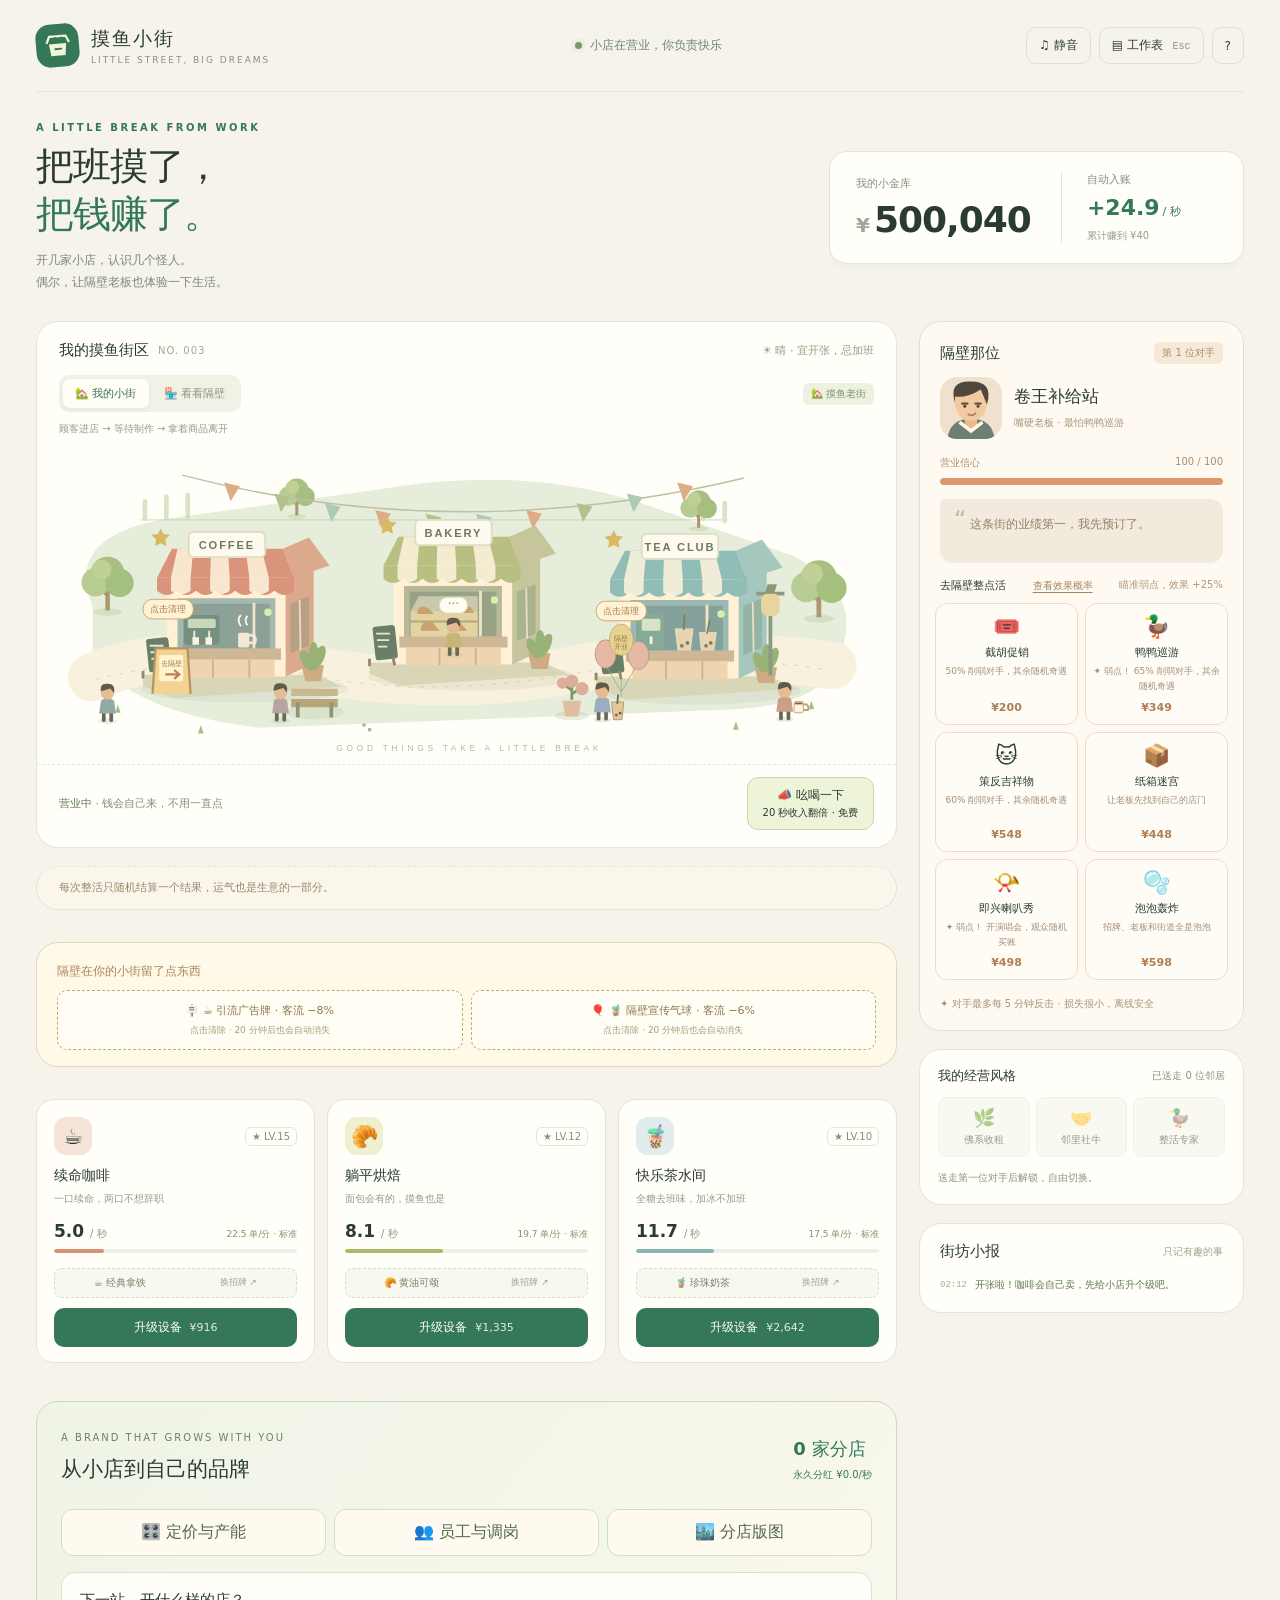
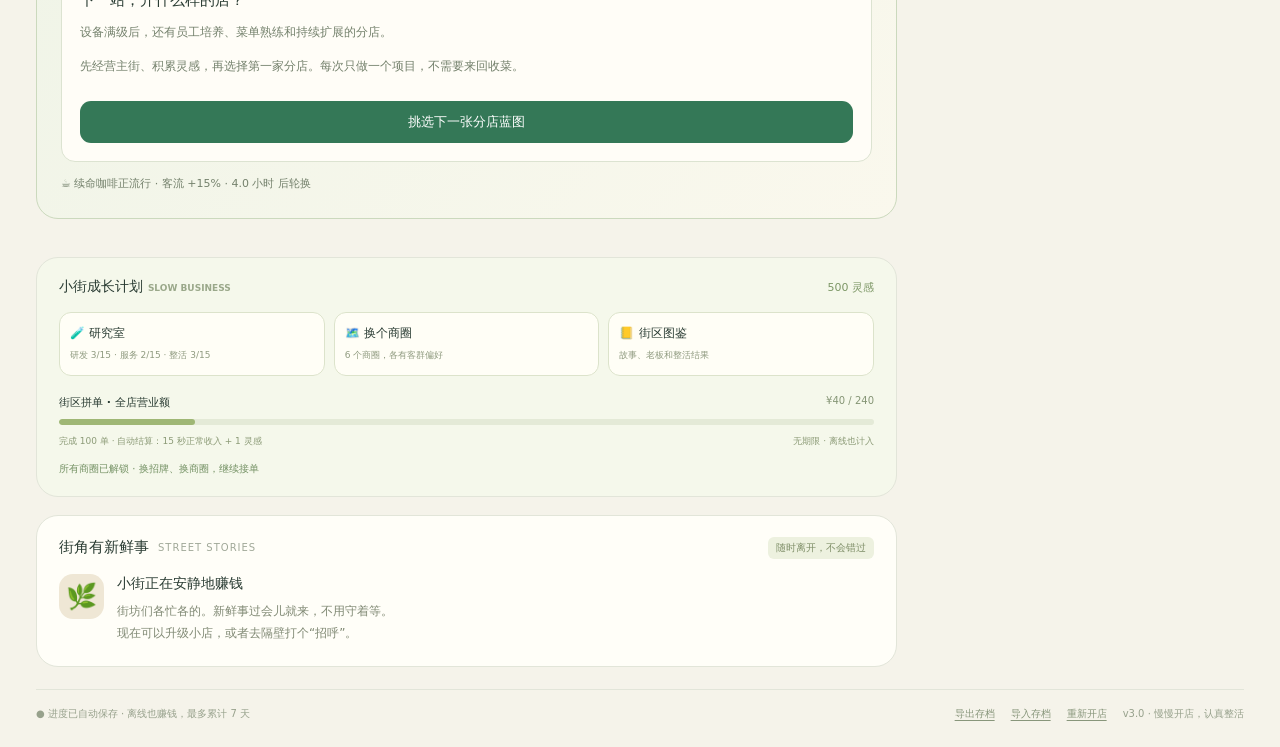
<file: src/qa/nuisance-preview.html>
<!doctype html>
<html lang="zh-CN">
<head>
<meta charset="utf-8">
<meta name="viewport" content="width=device-width,initial-scale=1">
<meta name="theme-color" content="#f5f3ea">
<title>摸鱼小街 · 把班摸了，把钱赚了</title>
<style>
:root{--paper:#f5f3ea;--ink:#293b32;--muted:#859087;--green:#347857;--lime:#deedac;--orange:#e8784f;--line:#e2e5d9;--white:#fffef8;--radius:22px;font-family:"Microsoft YaHei","PingFang SC",system-ui,sans-serif;color:var(--ink);background:var(--paper);font-synthesis:none}
*{box-sizing:border-box}body{margin:0}button,input{font:inherit}button{cursor:pointer;touch-action:manipulation;color:inherit}button:disabled{cursor:not-allowed}button:focus-visible,a:focus-visible,summary:focus-visible,[tabindex]:focus-visible{outline:3px solid #ec956b;outline-offset:4px}button{transition:transform .16s,background .16s,box-shadow .16s}button:not(:disabled):active{transform:translateY(2px)}button:not(:disabled):hover{filter:brightness(.97)}button:disabled{opacity:.5}a{color:var(--green)}[hidden]{display:none!important}.wrap{max-width:1432px;margin:auto;padding:0 36px 24px}.topbar{height:92px;display:flex;align-items:center;justify-content:space-between;border-bottom:1px solid var(--line);gap:20px}.brand{display:flex;gap:12px;align-items:center}.brandmark{width:43px;height:43px;background:var(--green);border-radius:14px;color:white;display:grid;place-items:center;transform:rotate(-5deg)}.brandmark svg{width:30px}.brand strong{display:block;font-size:19px;letter-spacing:2px}.brand small{font-size:9px;letter-spacing:2px;color:var(--muted);display:block;margin-top:3px}.header-note{font-size:12px;color:#718475;display:flex;align-items:center;gap:8px}.dot{display:inline-block;width:7px;height:7px;background:#6f9d66;border-radius:50%;box-shadow:0 0 0 4px #6f9d6610}.tools{display:flex;gap:8px}.tool{border:1px solid #dce1d5;background:transparent;border-radius:10px;padding:9px 12px;font-size:12px}.tool kbd{font-size:10px;margin-left:6px;opacity:.5}.hero{display:flex;justify-content:space-between;align-items:center;padding:30px 0 28px;gap:24px}.eyebrow{font-size:10px;letter-spacing:2.5px;color:var(--green);font-weight:700;margin:0 0 10px}.hero h1{font-size:38px;letter-spacing:-1px;line-height:1.25;margin:0;font-weight:800}.hero h1 span{color:var(--green)}.hero p.subtitle{font-size:12px;color:#7b887d;margin:12px 0 0;line-height:1.8}.wallet{display:flex;align-items:center;gap:30px;background:var(--white);border:1px solid var(--line);border-radius:18px;padding:20px 26px;min-width:415px;box-shadow:0 5px 0 #e8eadd66}.stat-label{font-size:11px;color:#849183;display:block;margin-bottom:8px}.cash{font-size:36px;font-weight:800;letter-spacing:-1px;font-variant-numeric:tabular-nums;white-space:nowrap}.cash small{font-size:20px;color:#9da895;margin-right:5px}.wallet-right{border-left:1px solid var(--line);padding-left:25px;min-width:110px}.rate{font-size:22px;font-weight:750;color:var(--green);font-variant-numeric:tabular-nums}.rate small{font-size:11px;font-weight:400;margin-left:3px}.lifetime{font-size:10px;color:#93a08e;margin-top:9px}.layout{display:grid;grid-template-columns:minmax(0,1fr) 325px;gap:22px;align-items:start}.left,.right{min-width:0;display:flex;flex-direction:column;gap:18px}.panel{background:var(--white);border:1px solid var(--line);border-radius:var(--radius);overflow:hidden}.scene-head{padding:19px 22px 0;display:flex;align-items:center;justify-content:space-between;gap:12px}.section-title{margin:0;font-size:15px;font-weight:750;display:flex;gap:9px;align-items:center}.section-title small{font-weight:400;font-size:10px;color:#a0a898;letter-spacing:1px}.weather{font-size:11px;color:#949d82;white-space:nowrap}.scene{position:relative;aspect-ratio:900/352;margin:0 10px;isolation:isolate}.scene svg{width:100%;height:100%;display:block}.scene-bottom{display:flex;justify-content:space-between;align-items:center;gap:12px;padding:12px 22px 17px;border-top:1px dashed #e5e9da}.scene-tip{font-size:11px;line-height:1.8;color:#839076}.scene-tip b{color:#5e7954;font-weight:500}.boost{padding:9px 15px;border:1px solid #c8d7ae;border-radius:11px;background:#edf4d7;font-size:12px;font-weight:700;white-space:nowrap}.boost span{font-weight:400;font-size:10px;display:block;margin-top:2px}.shop-grid{display:grid;grid-template-columns:repeat(3,minmax(0,1fr));gap:12px}.shop-card{padding:17px 17px 15px;border:1px solid var(--line);background:var(--white);border-radius:18px;position:relative;transition:box-shadow .2s}.shop-card.selected{box-shadow:0 0 0 3px #aeca92}.shop-top{display:flex;align-items:center;justify-content:space-between;margin-bottom:12px}.shop-icon{width:38px;height:38px;border-radius:12px;display:grid;place-items:center;font-size:22px;background:var(--tint)}.level{font-size:10px;color:#85907e;border:1px solid #e2e5d8;border-radius:6px;padding:3px 6px;font-variant-numeric:tabular-nums}.shop-card h3{font-size:14px;margin:0 0 5px}.shop-desc{font-size:10px;color:#939b89;margin:0 0 14px;line-height:1.7;min-height:17px}.shop-earning{display:flex;align-items:baseline;justify-content:space-between;margin-bottom:8px;gap:4px}.shop-earning strong{font-size:17px;font-variant-numeric:tabular-nums}.shop-earning small{font-size:10px;font-weight:400;color:#8b967d}.shop-earning .next{font-size:9px;color:#7d956a}.progress{height:4px;background:#edf0e4;border-radius:10px;margin-bottom:15px;overflow:hidden}.progress i{display:block;height:100%;background:var(--accent);border-radius:10px;width:0}.buy{width:100%;border:0;background:var(--green);color:white;border-radius:10px;padding:11px 5px;display:flex;justify-content:center;gap:8px;align-items:center;font-size:12px;font-weight:700}.buy .price{font-size:11px;font-weight:500;opacity:.85}.shop-card.locked .buy{background:#eef0e5;color:#69775c;border:1px solid #dee4d1}.shop-card.locked .shop-icon{filter:grayscale(.6);opacity:.65}.shop-card.locked .progress i{background:#cdd8ad}.shop-card.locked .shop-earning{color:#9ca58f}.event-card{padding:21px 22px;background:#fffef8;position:relative}.event-top{display:flex;align-items:center;justify-content:space-between;margin-bottom:15px}.pill{font-size:10px;display:inline-flex;padding:4px 8px;border-radius:6px;background:#edf1df;color:#7e8e67}.event-content{display:flex;gap:13px;align-items:flex-start}.portrait{width:45px;height:45px;border-radius:14px;background:#efe7d5;display:grid;place-items:center;font-size:25px;flex-shrink:0}.event-copy h3{font-size:14px;margin:1px 0 7px}.event-copy p{margin:0;font-size:12px;color:#808974;line-height:1.9}.choices{display:flex;gap:8px;flex-wrap:wrap;margin-top:16px}.choice{flex:1;min-width:125px;text-align:left;background:#f3f5e9;border:1px solid #e3e8d4;border-radius:11px;padding:11px 12px;font-size:12px}.choice small{display:block;color:#899776;font-size:10px;margin-top:5px;line-height:1.6}.empty-event{color:#8c967f;font-size:12px;line-height:2}.rival{border-color:#e7ddd0;background:#fffaf1}.rival-head{padding:20px 20px 13px;display:flex;align-items:center;justify-content:space-between}.rival-head .pill{background:#f6e9d7;color:#a48d6c}.rival-person{display:flex;gap:12px;align-items:center;padding:0 20px}.rival-avatar{height:62px;width:62px;flex-shrink:0;border-radius:17px;background:#f0e1cd;overflow:hidden}.rival-avatar svg{width:100%;height:100%}.rival-info h3{font-size:17px;margin:0 0 6px}.rival-info p{font-size:10px;color:#aa957b;margin:0;line-height:1.7}.rival-health{padding:17px 20px 0}.health-label{display:flex;justify-content:space-between;font-size:10px;color:#a98e72;margin-bottom:8px}.health{height:7px;background:#efdfcc;border-radius:10px;overflow:hidden}.health i{display:block;background:#df9470;width:100%;height:100%;border-radius:10px;transition:width .6s}.bubble{margin:14px 20px;background:#f2eadc;border-radius:4px 13px 13px 13px;padding:12px 14px;min-height:64px;font-size:12px;line-height:1.8;color:#958165;position:relative}.bubble::before{content:"“";font-size:24px;line-height:18px;color:#c7b59a;margin-right:4px}.prank-heading{padding:1px 20px 10px;display:flex;justify-content:space-between;gap:5px;font-size:11px}.prank-heading span{color:#af977c;font-size:10px}.pranks{padding:0 15px 15px;display:flex;flex-direction:column;gap:7px}.prank{display:flex;align-items:center;gap:10px;width:100%;border:1px solid #edddc8;border-radius:12px;background:#fffcf6;text-align:left;padding:11px 12px}.prank .emoji{font-size:22px}.prank .name{font-size:12px;font-weight:700;display:block}.prank .effect{font-size:9px;color:#a68e73;display:block;margin-top:4px}.prank .cost{margin-left:auto;font-size:11px;font-weight:700;color:#b07e54;white-space:nowrap}.protection{font-size:9px;color:#a4927b;line-height:1.8;padding:0 20px 17px;margin:0}.style-card{padding:17px 18px}.style-header{display:flex;justify-content:space-between;align-items:center;margin-bottom:12px}.style-header h3{font-size:13px;margin:0}.style-header span{font-size:10px;color:#89947e}.style-options{display:grid;grid-template-columns:repeat(3,1fr);gap:6px}.style-option{background:#f4f5eb;border:1px solid #e5e7db;border-radius:9px;padding:9px 2px;font-size:10px}.style-option span{display:block;font-size:18px;margin-bottom:5px}.style-option.active{background:#e5efd2;border-color:#aebf93;color:#4d713b}.style-note{font-size:10px;color:#8b987c;line-height:1.8;margin:12px 0 0;min-height:18px}.log-panel{padding:18px 20px}.log-title{display:flex;align-items:center;justify-content:space-between;margin-bottom:15px}.log-title span{font-size:10px;color:#9ba58e}.log-list{list-style:none;margin:0;padding:0;display:flex;flex-direction:column;gap:13px;max-height:194px;overflow:auto;scrollbar-width:thin}.log-list li{font-size:10px;line-height:1.8;color:#8b927e;display:flex;gap:8px}.log-list time{font-family:ui-monospace,monospace;font-size:9px;color:#a7af9b;flex-shrink:0;padding-top:1px}.log-list li:first-child{color:#5d7850}.footer{margin-top:22px;padding:15px 0 0;border-top:1px solid var(--line);display:flex;justify-content:space-between;gap:15px;color:#97a18c;font-size:10px;line-height:1.8}.footer button{padding:0;border:0;background:none;color:#88967b;font-size:10px;text-decoration:underline;text-underline-offset:3px}.footer-right{display:flex;gap:16px;align-items:center}.toast{position:fixed;bottom:30px;left:50%;transform:translate(-50%,20px);opacity:0;pointer-events:none;background:#304a38;color:#f6f8e9;padding:14px 22px;border-radius:13px;box-shadow:0 8px 30px #23392522;font-size:12px;z-index:40;max-width:min(90vw,560px);line-height:1.8;transition:.25s}.toast.show{opacity:1;transform:translate(-50%,0)}.float-coin{position:absolute;pointer-events:none;font-size:15px;font-weight:800;color:#b27e23;animation:coinup 1.5s ease-out forwards;text-shadow:0 2px white;z-index:2}.celebration{position:fixed;inset:0;pointer-events:none;z-index:35;overflow:hidden}.confetti{position:absolute;top:-20px;width:9px;height:15px;animation:fall 1.6s ease-in forwards}.customer{animation:stroll 17s linear infinite}.customer.back{animation:strollback 24s linear infinite}.customer.bob{animation:bob 2s ease-in-out infinite}.steam{animation:steam 3s ease-in-out infinite}.bunting{transform-origin:50% 0;animation:sway 3s ease-in-out infinite}.open-sign{animation:signpulse 4s ease-in-out infinite}.store-touch{cursor:pointer}.store-touch:hover .shop-roof{filter:brightness(1.035)}
@keyframes coinup{0%{opacity:0;transform:translateY(10px) scale(.8)}20%{opacity:1}100%{opacity:0;transform:translateY(-65px) scale(1.1)}}@keyframes fall{to{transform:translateY(100vh) rotate(450deg);opacity:0}}@keyframes stroll{from{transform:translateX(-90px)}to{transform:translateX(970px)}}@keyframes strollback{from{transform:translateX(970px)}to{transform:translateX(-90px)}}@keyframes bob{50%{transform:translateY(-3px)}}@keyframes steam{0%,100%{opacity:.25;transform:translateY(0)}50%{opacity:.6;transform:translateY(-5px)}}@keyframes sway{50%{transform:rotate(2deg)}}@keyframes signpulse{50%{opacity:.6}}
dialog{border:1px solid #dbe2cd;border-radius:24px;background:var(--white);padding:27px;max-width:440px;width:calc(100% - 32px);color:var(--ink);box-shadow:0 20px 90px #24362c33}dialog::backdrop{background:#27382c55;backdrop-filter:blur(4px)}dialog h2{font-size:23px;margin:7px 0 12px}dialog p{font-size:13px;color:#80906f;line-height:1.9}dialog .modal-icon{font-size:40px}dialog .modal-actions{display:flex;gap:10px;margin-top:20px}.primary,.secondary{border:0;background:var(--green);color:white;border-radius:11px;padding:12px 19px;font-size:13px}.secondary{background:#eef0e4;color:#738165}.offline-total{font-size:40px;font-weight:800;color:var(--green);margin:20px 0}.save-warning{background:#fff1d7;border-bottom:1px solid #eddbb3;padding:10px 18px;color:#8e6734;font-size:12px;text-align:center}.boss{position:fixed;inset:0;background:#fff;color:#333;z-index:100;font-family:Arial,"Microsoft YaHei",sans-serif;overflow:auto}.boss-head{padding:16px 24px;background:#217346;color:white;display:flex;justify-content:space-between;align-items:center}.boss-head button{border:0;background:transparent;color:white;font-size:14px}.boss-menu{padding:14px 25px;border-bottom:1px solid #ddd;font-size:13px;word-spacing:25px}.formula{padding:11px 25px;background:#fafafa;border-bottom:1px solid #ddd;font-size:12px;color:#777}.sheet{border-collapse:collapse;width:100%;font-size:12px;text-align:center;white-space:nowrap}.sheet th,.sheet td{border:1px solid #ddd;height:33px;padding:5px 12px}.sheet th{background:#f3f3f3;font-weight:400}.sheet .heading td{background:#eaf1ec;font-weight:bold}.sheet .selected{outline:2px solid #217346;outline-offset:-2px}.sheet-tabs{position:fixed;bottom:0;left:0;right:0;background:#f6f6f6;border-top:1px solid #ddd;height:35px;padding:8px 40px;font-size:12px;color:#217346}.sheet-note{color:#999;font-size:11px;padding:15px 25px}
@media(min-width:1500px){.wrap{padding-top:10px}.scene{aspect-ratio:900/380}.hero{padding:35px 0}}
@media(max-width:1100px){.wrap{padding:0 24px 20px}.layout{grid-template-columns:minmax(0,1fr) 295px;gap:16px}.shop-card{padding:13px 12px}.hero h1{font-size:32px}.wallet{min-width:355px;gap:20px;padding:17px 20px}.cash{font-size:31px}.header-note{display:none}.scene{margin:8px 0}.scene-head{padding:16px 16px 0}.scene-bottom{padding:11px 16px 15px}.shop-desc{font-size:9px}.shop-earning .next{display:none}}
@media(max-width:850px){.layout{grid-template-columns:1fr}.right{display:grid;grid-template-columns:1fr 1fr;align-items:start}.rival{grid-row:span 2}.log-panel{min-height:210px}.scene{aspect-ratio:900/340}.hero h1{font-size:30px}.wallet{min-width:330px}.hero{gap:20px}.subtitle{max-width:250px}.cash{font-size:28px}.rate{font-size:19px}.wallet-right{padding-left:18px}.shop-earning .next{display:block}}
@media(max-width:580px){.wrap{padding:0 15px 18px}.topbar{height:74px;gap:8px}.brand{gap:8px}.brandmark{width:35px;height:35px;border-radius:11px}.brand strong{font-size:16px}.brand small{font-size:7px;letter-spacing:1.6px}.tool{padding:8px;font-size:10px}.tool kbd{display:none}.tools{gap:5px}.hero{display:block;padding:24px 0 20px}.hero h1{font-size:30px}.hero h1 br{display:none}.hero p.subtitle{max-width:none;margin:9px 0 18px;font-size:11px}.eyebrow{font-size:9px;margin-bottom:9px}.wallet{min-width:0;padding:15px 20px;justify-content:space-between;gap:15px}.cash{font-size:32px}.wallet-right{min-width:125px}.stat-label{margin-bottom:5px}.layout{gap:16px}.left{gap:14px}.section-title{font-size:13px}.section-title small{font-size:8px}.weather{font-size:9px}.scene{aspect-ratio:900/390;overflow:hidden}.scene svg{width:115%;max-width:none;margin-left:-7.5%}.scene-bottom{gap:5px}.scene-tip{font-size:9px}.boost{font-size:10px;padding:7px 10px}.boost span{font-size:8px}.shop-grid{gap:7px}.shop-card{padding:12px 9px;border-radius:15px}.shop-card h3{font-size:12px}.shop-icon{width:29px;height:29px;font-size:17px;border-radius:9px}.level{font-size:8px;padding:3px}.shop-desc{font-size:8px;min-height:27px;margin-bottom:9px}.shop-earning strong{font-size:14px}.shop-earning small{font-size:8px}.shop-earning .next{display:none}.buy{display:block;padding:9px 1px;font-size:10px}.buy .price{font-size:10px;margin-left:3px}.shop-top{margin-bottom:11px}.progress{margin-bottom:11px}.event-card{padding:17px 16px}.event-copy p{font-size:11px}.choice{padding:10px;min-width:100px;font-size:11px}.choice small{font-size:9px}.right{grid-template-columns:1fr}.rival{grid-row:auto}.pranks{display:grid;grid-template-columns:repeat(3,1fr);gap:6px;padding:0 13px 13px}.prank{display:block;padding:11px 6px;text-align:center}.prank .emoji{font-size:23px}.prank .name{font-size:11px;margin-top:6px}.prank .effect{font-size:8px;min-height:26px;line-height:1.6}.prank .cost{display:block;margin-top:7px}.bubble{min-height:0}.log-panel{min-height:0}.footer{display:block;font-size:9px;margin-top:16px}.footer-right{margin-top:8px}.toast{bottom:18px;font-size:11px;width:max-content;text-align:center}}
@media(prefers-reduced-motion:reduce){*,*::before,*::after{animation:none!important;transition:none!important}.customer{display:none}.float-coin,.confetti{display:none}}
.stage-tools{padding:15px 22px 0;display:flex;align-items:center;justify-content:space-between;gap:12px}.view-tabs{display:flex;background:#f0f2e5;padding:4px;border-radius:10px;gap:3px}.view-tab{font-size:11px;padding:7px 12px;border:0;border-radius:7px;background:transparent;color:#8b947e}.view-tab[aria-pressed=true]{background:#fffef7;color:#3b704c;box-shadow:0 2px 5px #526c3610}.scene-caption{font-size:10px;color:#929e85}.scene{overflow:hidden}.stage-receipt{padding:11px 22px;border-top:1px dashed #e2e7d7;font-size:11px;color:#9b866c;background:#fbf6eb;line-height:1.8;min-height:43px}.scene .float-coin{z-index:3}.menu-btn{width:100%;margin:0 0 10px;border:1px dashed #d7ddc8;border-radius:8px;background:#f7f8ef;padding:7px 3px;color:#778368;font-size:10px;display:flex;justify-content:space-around;gap:2px}.menu-btn small{font-size:9px;color:#9da790}.long-panel{padding:20px 22px;background:#f5f8eb}.long-head{display:flex;justify-content:space-between;gap:12px;align-items:center;margin-bottom:16px}.long-head h2{margin:0;font-size:14px}.long-head span{font-size:11px;color:#7d9766}.long-actions{display:grid;grid-template-columns:repeat(3,1fr);gap:9px;margin-bottom:19px}.long-action{border:1px solid #dce3cb;background:#fffef6;border-radius:12px;padding:12px 10px;text-align:left}.long-action b{font-size:12px;display:block;margin-bottom:6px}.long-action small{font-size:9px;line-height:1.6;color:#8f9a7f;display:block}.contract-head{display:flex;justify-content:space-between;gap:9px;font-size:11px;margin-bottom:9px}.contract-head span{font-variant-numeric:tabular-nums;color:#859575;font-size:10px}.contract-track{height:6px;border-radius:9px;background:#e4ead7;overflow:hidden}.contract-track i{height:100%;display:block;border-radius:9px;background:#9fb775;transition:width .4s}.contract-foot{display:flex;justify-content:space-between;gap:10px;font-size:9px;color:#8b9a76;margin-top:8px;line-height:1.8}.next-district{font-size:10px;color:#759265;margin:13px 0 0}.prank-heading button{background:none;padding:0;border:0;font-size:10px;color:#a38664;text-decoration:underline;text-underline-offset:3px}.pranks{display:grid;grid-template-columns:1fr 1fr;gap:7px}.prank{flex-direction:column;gap:6px;text-align:center;padding:10px 6px;min-height:117px}.prank .effect{line-height:1.7;min-height:29px}.prank .cost{margin:auto 0 0}.prank .name{font-size:11px}.prank .emoji{font-size:22px}.prank-heading{flex-wrap:wrap}.prank[disabled] .effect{opacity:.8}.research-row{display:flex;gap:12px;align-items:center;border-bottom:1px solid #e5e9d9;padding:17px 0}.research-row:last-child{border:0}.research-row .research-icon{font-size:28px}.research-row>div{flex:1}.research-row b{font-size:13px}.research-row small{font-size:10px;color:#8b9a7d}.research-row p{font-size:11px;margin:6px 0}.research-row button{padding:9px 12px;font-size:11px}.menu-grid{display:grid;grid-template-columns:1fr 1fr;gap:10px;margin-top:18px}.menu-item{background:#f5f7ec;border:1px solid #e0e7d0;border-radius:13px;text-align:left;padding:14px;display:flex;flex-direction:column;gap:7px}.menu-item>span{font-size:25px}.menu-item b{font-size:13px}.menu-item small{font-size:11px;color:#879777;line-height:1.8}.menu-item em{font-size:10px;font-style:normal;color:#7f9c60}.menu-item.chosen{border-color:#9bb87f;background:#eaf3d9}.journal-title{font-size:13px;margin-top:22px}.journal-grid{display:grid;grid-template-columns:repeat(2,1fr);gap:6px}.journal-item{font-size:10px;padding:9px;background:#f0f1e7;border-radius:7px;color:#a2aa98}.journal-item.found,.journal-dot.found{color:#528149;background:#e9f2d9}.journal-dot{font-size:9px;color:#bbc0ad;padding:2px 3px;border-radius:3px}.journal-prank{line-height:2.2!important;font-size:12px!important}.odds-scroll{overflow:auto}.odds-table{border-collapse:collapse;font-size:10px;white-space:nowrap}.odds-table th,.odds-table td{padding:8px;border:1px solid #e4e9d5;text-align:center}.odds-table th{background:#f0f4e4}.odds-table td{color:#82946f}dialog{max-height:85vh;overflow:auto}dialog:has(.odds-table){max-width:660px}#visitorLayer{pointer-events:none}.right{position:relative}.protection{font-size:10px}.scene-panel:has(#rivalBuilding){background:#fffaf1;border-color:#e7dccb}
@media(max-width:850px){.right{grid-template-columns:1fr 1fr}.rival{grid-row:span 2}.pranks{grid-template-columns:1fr 1fr}.stage-tools{padding:12px 17px 0}.long-panel{padding:18px}.stage-receipt{padding:10px 17px}}
@media(max-width:580px){.right{grid-template-columns:1fr}.pranks{grid-template-columns:repeat(3,1fr)}.prank{display:flex;min-height:135px}.scene-caption{display:none}.stage-tools{padding:12px 13px 0}.view-tab{padding:7px 10px;font-size:10px}.stage-tools>.pill{font-size:9px}.stage-receipt{font-size:10px;min-height:48px}.menu-btn{font-size:8px;display:block;padding:6px 2px}.menu-btn small{display:none}.long-panel{padding:17px 14px}.long-actions{gap:6px}.long-action{padding:10px 7px}.long-action b{font-size:10px}.long-action small{font-size:8px}.contract-head{font-size:10px}.contract-foot{display:block}.long-head h2{font-size:13px}.long-head span{font-size:10px}.menu-item{padding:11px}.menu-item small{font-size:10px}.shop-desc{display:none}.prank .effect{font-size:9px;min-height:33px}}

.company-panel{padding:24px;margin:20px 0;background:linear-gradient(130deg,#eff4e7,#faf8ed);border-color:#cbd9bd}.company-top,.ops-title{display:flex;justify-content:space-between;gap:12px;align-items:center}.company-kicker{font-size:10px;letter-spacing:2px;color:#6b8262}.company-panel h2{font-size:21px;margin:10px 0}.company-panel p{font-size:12px;color:#74816c;line-height:1.8}.company-tools{display:flex;gap:8px;flex-wrap:wrap;margin:16px 0}.company-tools button{flex:1;padding:12px 10px;background:#fffaf0;border:1px solid #d4ddc9;border-radius:12px;color:#52694a;font-weight:700;cursor:pointer}.company-number{font-size:18px;font-weight:800;color:#347857;white-space:nowrap}.company-number small{display:block;font-size:10px;font-weight:400;margin-top:7px}.company-project{background:#fffdf7;border:1px solid #dce3d1;border-radius:14px;padding:18px}.company-project h3{margin:0;font-size:15px}.company-project .primary{width:100%;margin-top:12px}.market-trend{font-size:11px!important;margin:12px 0 0!important}.ops-card{border:1px solid #e0e3d7;border-radius:14px;padding:16px;margin:14px 0}.ops-title span{font-size:11px;color:#859478}.ops-metrics{display:grid;grid-template-columns:repeat(3,1fr);gap:10px;margin:16px 0}.ops-metrics span{font-size:10px;color:#879079}.ops-metrics b{display:block;font-size:22px;line-height:1.6;color:#3d674c}.bottleneck{padding:8px 10px;background:#f2f3e5;border-radius:8px;font-size:11px!important}.price-options{display:flex;gap:6px}.price-options button{flex:1;min-width:0;padding:12px 5px;background:#fafaf4;border:1px solid #dbdfce;border-radius:10px;color:#65725b;cursor:pointer}.price-options small{display:block;font-size:9px;margin-top:7px}.price-options button.selected,.staff-assign button.selected{border-color:#448662;background:#e6f0de;color:#2a6749}.staff-grid{display:grid;grid-template-columns:1fr 1fr;gap:12px}.staff-card{border:1px solid #dedfcf;border-radius:14px;padding:16px;background:#fffdf7}.staff-face{font-size:32px;margin-bottom:8px}.staff-card b{display:block}.staff-card b small{font-size:10px;color:#8d997d;margin-left:7px}.staff-card p{font-size:11px!important;min-height:42px}.staff-card>span{display:block;font-size:10px;color:#8a917d;margin-bottom:12px}.staff-assign{display:flex;flex-wrap:wrap;gap:4px}.staff-assign button{padding:7px 9px;border:1px solid #dbdfce;border-radius:7px;color:#697a60;background:#f6f7ee;cursor:pointer;font-size:10px}.project-offers{display:grid;grid-template-columns:repeat(3,1fr);gap:12px}.project-offer{padding:15px;border:1px solid #d6dfcd;border-radius:12px;background:#fffdf6;display:flex;flex-direction:column}.project-offer>span{font-size:32px}.project-offer h3{font-size:15px;margin:12px 0}.project-offer p{font-size:11px!important}.project-offer>b{font-size:12px;color:#476b4e}.project-offer>small{font-size:10px;line-height:1.7;color:#8a907c;margin:10px 0 16px}.project-offer .primary{font-size:11px;padding:11px 6px;margin-top:auto;line-height:1.7}.project-offer .primary small{opacity:.7;font-weight:400}.project-line{display:grid;grid-template-columns:1fr auto;gap:8px;font-size:12px;margin:16px 0}.project-line small{display:block;font-size:10px;color:#98a089;margin-top:6px}.project-line .contract-track{grid-column:1/-1}.portfolio-stats{display:flex;justify-content:space-between;gap:10px;font-size:11px}.portfolio-stats b{display:block;margin-top:8px;font-size:23px;color:#3c7651}.portfolio-grid{display:grid;grid-template-columns:repeat(3,1fr);gap:10px}.portfolio-grid article{background:#f1f3e6;border-radius:12px;padding:18px;text-align:center}.portfolio-grid article span{font-size:32px;display:block}.portfolio-grid article b{display:block;font-size:12px;margin:10px 0}.portfolio-grid article small{font-size:10px;color:#879174;line-height:1.6}#infoDialog:has(.project-offers),#infoDialog:has(.staff-grid),#infoDialog:has(.ops-card){max-width:790px;width:calc(100% - 36px)}.cinema-caption{font:600 13px 'Microsoft YaHei',sans-serif;fill:#53684e}.stage-receipt{min-height:42px}.scene svg{overflow:hidden}#healthFill{transition:width .6s ease}button:disabled{cursor:not-allowed;opacity:.5}
@media(max-width:600px){.company-panel{padding:17px}.company-top{align-items:start}.company-number{font-size:16px}.company-panel h2{font-size:18px}.company-tools{gap:5px}.company-tools button{font-size:11px;padding:11px 7px}.staff-grid,.project-offers{grid-template-columns:1fr}.project-offer{display:grid;grid-template-columns:40px 1fr;gap:5px 10px}.project-offer h3{margin:8px 0}.project-offer>p,.project-offer>b,.project-offer>small,.project-offer>button{grid-column:1/-1}.project-offer>small{margin:2px 0 8px}.price-options b{font-size:11px}.price-options small{font-size:9px;line-height:1.7}.ops-card{padding:12px}.ops-metrics b{font-size:20px}.portfolio-grid{grid-template-columns:1fr 1fr}.portfolio-stats{font-size:10px}.company-project{padding:14px}}

.street-status{padding:16px 20px;margin:14px 0;background:#fff9e8;border-color:#e2d8b9}.vacancy-note{display:flex;flex-direction:column;gap:7px;color:#6b8053;font-size:13px}.vacancy-note span{font-size:11px;color:#929b7d}.nuisance-notice>b{display:block;font-size:12px;color:#ad835a;margin:4px 0 10px}.nuisance-notice>div{display:flex;gap:8px;flex-wrap:wrap}.nuisance-notice button{border:1px dashed #c5a970;border-radius:10px;padding:12px;background:#fffdf4;color:#8f794e;font-size:11px;cursor:pointer;flex:1}.nuisance-notice small{display:block;color:#aa9b78;font-size:9px;margin-top:6px}.research-gate{display:block;color:#9e8d65!important;line-height:1.8;margin:6px 0}.promotion-star{font-size:38px;color:#c4a259;letter-spacing:7px;margin:24px 0}.promotion-list{padding:12px 20px;background:#f3f4e8;border-radius:13px;margin:18px 0}.research-row>div{min-width:0}.level{max-width:none;white-space:nowrap;font-size:10px}#scene [data-nuisance]:focus{outline:none;filter:drop-shadow(0 0 3px #d1ab65)}.street-status[hidden]{display:none}
@media(max-width:600px){.street-status{padding:14px}.nuisance-notice>div{flex-direction:column}.vacancy-note{font-size:12px}.promotion-star{font-size:30px}.research-row .secondary{padding:9px 10px;white-space:nowrap}.research-row{gap:9px}}

</style>
</head>
<body>
<div id="saveWarning" class="save-warning" hidden>浏览器暂不允许保存进度。请用底部「导出存档」备份，本次仍可正常游玩。</div>
<div class="wrap" id="gameRoot">
 <header class="topbar">
  <div class="brand"><div class="brandmark"><svg viewBox="0 0 40 40" fill="none" aria-hidden="true"><path d="M8 17h23l-2 16H10L8 17Z" fill="#f0f5d8"/><path d="M5 16 9 7h22l4 9" stroke="#f0f5d8" stroke-width="3" stroke-linejoin="round"/><path d="M17 9v6m8-6 1 6M16 24h8" stroke="#347857" stroke-width="2.5" stroke-linecap="round"/></svg></div><div><strong>摸鱼小街</strong><small>LITTLE STREET, BIG DREAMS</small></div></div>
  <div class="header-note"><span class="dot"></span> 小店在营业，你负责快乐</div>
  <div class="tools"><button class="tool" id="soundBtn" aria-pressed="false">♫ 静音</button><button class="tool" id="workBtn">▤ 工作表 <kbd>Esc</kbd></button><button class="tool" id="helpBtn" aria-label="玩法说明">?</button></div>
 </header>
 <section class="hero">
  <div><p class="eyebrow">A LITTLE BREAK FROM WORK</p><h1>把班摸了，<br><span>把钱赚了。</span></h1><p class="subtitle">开几家小店，认识几个怪人。<br>偶尔，让隔壁老板也体验一下生活。</p></div>
  <div class="wallet"><div><span class="stat-label">我的小金库</span><div class="cash"><small>¥</small><span id="cash">88</span></div></div><div class="wallet-right"><span class="stat-label">自动入账</span><div class="rate">+<span id="rate">2</span><small>/ 秒</small></div><div class="lifetime" id="lifetime">累计赚到 ¥0</div></div></div>
 </section>
 <main class="layout">
  <div class="left">
   <section class="panel scene-panel"><div class="scene-head"><h2 class="section-title"><span id="sceneTitle">我的摸鱼街区</span> <small>NO. 003</small></h2><span class="weather">☀ 晴 · 宜开张，忌加班</span></div><div class="stage-tools"><div class="view-tabs"><button class="view-tab" id="homeView" aria-pressed="true">🏡 我的小街</button><button class="view-tab" id="rivalView" aria-pressed="false">🏪 看看隔壁</button></div><span class="pill" id="districtLabel">摸鱼老街</span></div><p class="scene-caption" id="sceneCaption" style="padding:0 22px;margin:10px 0 0">顾客进店 → 等待制作 → 拿着商品离开</p><div class="scene" id="scene" aria-label="你的商业街，顾客正在自动消费"></div><div class="scene-bottom"><div class="scene-tip" id="sceneTip"><b>营业中</b> · 钱会自己来，不用一直点</div><button class="boost" id="boostBtn">📣 吆喝一下<span>20 秒收入翻倍 · 免费</span></button></div></section>
   <div class="stage-receipt panel" id="lastResult">每次整活只随机结算一个结果。</div>
   <div class="street-status panel" id="streetStatus" hidden></div><section class="shop-grid" id="shops" aria-label="店铺升级"></section>
   <section class="panel company-panel"><div class="company-top"><div><span class="company-kicker">A BRAND THAT GROWS WITH YOU</span><h2 id="companyRank">从小店到自己的品牌</h2></div><div class="company-number"><span id="branchCount">0 家分店</span><small id="royalty">永久分红 ¥0/秒</small></div></div><div class="company-tools"><button id="manageBtn">🎛️ 定价与产能</button><button id="staffBtn">👥 员工与调岗</button><button id="portfolioBtn">🏙️ 分店版图</button></div><div class="company-project"><h3 id="companyTitle">下一站，开什么样的店？</h3><p id="companyDescription"></p><div id="projectSummary"></div><button class="primary" id="projectBtn">挑选下一张分店蓝图</button></div><p class="market-trend" id="marketTrend"></p></section>
   <section class="panel long-panel"><div class="long-head"><h2>小街成长计划 <small style="font-size:9px;color:#9aa88a">SLOW BUSINESS</small></h2><span id="ideaCount">0 灵感</span></div><div class="long-actions"><button class="long-action" id="researchBtn"><b>🧪 研究室</b><small id="researchSummary">研发 0/3 · 服务 0/3 · 整活 0/3</small></button><button class="long-action" id="districtBtn"><b>🗺️ 换个商圈</b><small>6 个商圈，各有客群偏好</small></button><button class="long-action" id="journalBtn"><b>📒 街区图鉴</b><small>故事、老板和整活结果</small></button></div><div class="contract-head"><b id="contractName">街区拼单 · 全店营业额</b><span id="contractProgress">0 / 240</span></div><div class="contract-track"><i id="contractFill"></i></div><div class="contract-foot"><span id="contractNote">自动结算，无需领取</span><span>无期限 · 离线也计入</span></div><p class="next-district" id="nextDistrict"></p></section>
   <section class="panel event-card"><div class="event-top"><h2 class="section-title">街角有新鲜事 <small>STREET STORIES</small></h2><span class="pill" id="eventStatus">不着急，随时处理</span></div><div id="eventContent"></div></section>
  </div>
  <aside class="right">
   <section class="panel rival"><div class="rival-head"><h2 class="section-title">隔壁那位</h2><span class="pill" id="rivalNumber">第 1 位对手</span></div><div class="rival-person"><div class="rival-avatar" id="rivalAvatar"></div><div class="rival-info"><h3 id="rivalName">卷王补给站</h3><p id="rivalTrait">嘴硬老板 · 最怕鸭鸭巡游</p></div></div><div class="rival-health"><div class="health-label"><span id="rivalState">营业信心</span><span id="rivalHp">100 / 100</span></div><div class="health" role="progressbar" aria-label="对手营业信心" aria-valuemin="0" aria-valuemax="100" aria-valuenow="100" id="rivalBar"><i id="healthFill"></i></div></div><div class="bubble" id="rivalQuote">我不是针对你，我是说这条街我全都要。</div><div class="prank-heading"><strong>去隔壁整点活</strong><button id="oddsBtn">查看效果概率</button><span id="prankStatus">每次捣乱后休息 45 秒</span></div><div class="pranks" id="pranks"></div><p class="protection" id="protection">✦ 新手保护中 · 你的店铺永远不会被搞垮</p></section>
   <section class="panel style-card"><div class="style-header"><h3>我的经营风格</h3><span id="defeatCount">已送走 0 位邻居</span></div><div class="style-options" id="styles"></div><p class="style-note" id="styleNote">送走第一位对手后解锁，自由切换。</p></section>
   <section class="panel log-panel"><div class="log-title"><h2 class="section-title">街坊小报</h2><span>只记有趣的事</span></div><ul class="log-list" id="logList"></ul></section>
  </aside>
 </main>
 <footer class="footer"><span id="saveStatus">● 进度自动保存 · 离线也赚钱，最多累计 7 天</span><div class="footer-right"><button id="exportBtn">导出存档</button><button id="importBtn">导入存档</button><button id="resetBtn">重新开店</button><span>v3.0 · 慢慢开店，认真整活</span></div></footer>
</div>
<input type="file" id="importFile" accept=".json,application/json" hidden>
<div class="toast" id="toast" role="status" aria-live="polite"></div><div class="celebration" id="celebration" aria-hidden="true"></div>
<dialog id="infoDialog" aria-labelledby="dialogTitle"><div class="modal-icon" id="dialogIcon">☕</div><h2 id="dialogTitle"></h2><div id="dialogBody"></div><div class="modal-actions" id="dialogActions"></div></dialog>
<section class="boss" id="boss" hidden aria-label="工作表视图"><div class="boss-head"><button id="returnBtn" aria-label="返回摸鱼小街">项目周报 · 数据汇总</button><span style="font-size:12px">已保存到本地</span></div><div class="boss-menu">文件 开始 插入 页面布局 公式 数据 审阅 视图</div><div class="formula">H8　 ▾　　　ƒx　　=SUM(D8:G8)</div><table class="sheet" id="sheet"></table><p class="sheet-note">内部工作表 · 统计口径：本期累计</p><div class="sheet-tabs">◁　▷　　数据明细　　　月度汇总　　　＋</div></section>
<script>
'use strict';
const KEY='little-street-qa-nuisance-preview', MAX_OFFLINE=7*86400, MAX_LEVEL=125;
const SHOP_DEFS=[
 {name:'续命咖啡',icon:'☕',desc:'一口续命，两口不想辞职',income:2,unlock:0,cost:36,tint:'#f7e4d8',accent:'#d99174',sign:'COFFEE'},
 {name:'躺平烘焙',icon:'🥐',desc:'面包会有的，摸鱼也是',income:7,unlock:240,cost:105,tint:'#eef0d0',accent:'#aaba67',sign:'BAKERY'},
 {name:'快乐茶水间',icon:'🧋',desc:'全糖去班味，加冰不加班',income:22,unlock:1100,cost:330,tint:'#e1eded',accent:'#86b5b2',sign:'TEA CLUB'}
];
const RIVALS=[
 {name:'卷王补给站',boss:'王卷卷',trait:'嘴硬老板',weak:1,color:'#6b8072',hello:'这条街的业绩第一，我先预订了。',hit:['优惠券比我的脸还大？','谁让鸭子来上班的？！','我的吉祥物怎么穿上你家工服了？'],bye:'我这叫战略转移，绝对不是开不下去。'},
 {name:'拼命三郎铺',boss:'张忙忙',trait:'促销狂魔',weak:0,color:'#b48769',hello:'买一送一！买二送老板的睡眠！',hit:['等等，你怎么比我还能送？','鸭子能不能先办张会员卡？','吉祥物也要双休？它不是玩偶吗？'],bye:'折扣打到底，老板先见底。我去休个假。'},
 {name:'随缘便利店',boss:'佛系阿福',trait:'淡定店长',weak:2,color:'#8699aa',hello:'客人来就来，不来我先喝杯茶。',hit:['缘分到你那边去了。','嘎嘎声还挺有禅意。','什么？连招财猫都不想躺平了？'],bye:'门关了，心开了。我去钓鱼。'},
 {name:'精致研究所',boss:'林讲究',trait:'精致达人',weak:1,color:'#af8d99',hello:'我家每杯咖啡都有自己的品牌故事。',hit:['传单的字体不对，影响整条街的审美。','这些鸭子破坏了我的极简构图！','那件荧光绿工服，真的很伤害我。'],bye:'暂停营业，重新定义营业。'},
 {name:'科技狠活屋',boss:'马程序',trait:'科技老板',weak:0,color:'#748bba',hello:'我的算法说，明天就能把你收购。',hit:['报错：顾客怎么被重定向了？','识别失败：鸭子不是有效用户。','吉祥物离职了？我没写这个分支。'],bye:'系统维护中。预计恢复时间：下辈子。'},
 {name:'好运来来来',boss:'钱多多',trait:'玄学掌柜',weak:2,color:'#ba9360',hello:'大师说这个铺位旺我，你懂什么。',hit:['你的优惠券把我的财运吸走了！','鸭子坐在财位上了，快请走！','你可以挖人，但怎么能挖我的财神！'],bye:'不是经营问题，是水星又逆行了。'}
];
const PRANKS=[{name:'截胡促销',icon:'🎟️',desc:'自己增收 20% · 对手掉信心',damage:18,min:20,seconds:8},{name:'鸭鸭巡游',icon:'🦆',desc:'召唤一群不讲道理的鸭子',damage:28,min:40,seconds:14},{name:'策反吉祥物',icon:'🐱',desc:'给它双休，让它换个老板',damage:40,min:70,seconds:22}];
const STYLES=[{id:'cozy',name:'佛系收租',icon:'🌿',desc:'所有店铺正常收入 +15%。安安静静把钱赚了。'},{id:'social',name:'邻里社牛',icon:'🤝',desc:'捣乱冷却降至 30 秒，费用打九折。'},{id:'chaos',name:'整活专家',icon:'🦆',desc:'捣乱造成的信心损失 +30%。邻居的快乐终结者。'}];
const EVENTS=[
 {icon:'🎧',who:'员工 · 小夏',title:'今天可以放点土味神曲吗？',text:'“老板，我做了八小时歌单。保证客人听完忘记自己来买什么。”',choices:[['放！快乐最重要','60 秒收入 +30%','music'],['去隔壁门口试播','对手信心 −12','musicRival'],['今天走安静路线','小费：20 秒正常收入','smallTip']]},
 {icon:'📦',who:'供货商 · 老陈',title:'有批长得很抽象的杯子',text:'“质量没问题，就是每个杯子都像在翻白眼。年轻人应该喜欢吧？”',choices:[['整一批情绪周边','花 20 秒收入，90 秒收入 +50%','cups'],['帮他想个广告词','感谢费：15 秒正常收入','thanks']]},
 {icon:'👩🏻',who:'常客 · 阿圆',title:'能做一杯香菜拿铁吗？',text:'“不加咖啡、不加奶、不要香菜。你自由发挥，我相信你的精神状态。”',choices:[['端上一杯白开水','稳稳获得 20 秒收入','smallTip'],['研发一杯空气拿铁','70% 获得 50 秒收入，30% 获得 5 秒','weirdDrink']]},
 {icon:'🤝',who:'隔壁老板',title:'要不先和平共处一会儿？',text:'“我妈说出门在外要和气生财。咱们先停战，客人一起招呼？”',choices:[['握手，先赚钱','90 秒互不捣乱，收入 +20%','truce'],['不握，我的鸭子还没下班','对手信心 −10','refuse']]},
 {icon:'🐈',who:'不请自来的猫',title:'它已经在收银台睡半小时了',text:'路过的客人越聚越多。猫睁开一只眼，仿佛在问：“我的出场费呢？”',choices:[['正式聘为店长','90 秒收入 +30%','cat'],['拍一张营业照','小费：20 秒正常收入','smallTip'],['邀请它去隔壁躺一会儿','对手信心 −12','catRival']]},
 {icon:'🤖',who:'店员 · 阿木',title:'咖啡机好像学会讲冷笑话了',text:'“它说自己很有压力，因为每天都在萃取。”店员已经笑到无法拉花。',choices:[['挂牌：脱口秀咖啡','60 秒收入 +50%','machine'],['让隔壁也听听','对手信心 −10','machineRival']]},
 {icon:'🧾',who:'会计 · 小算盘',title:'从旧围裙里翻出一张券',text:'“老板，是设备店的折扣券！也可以退成零钱。请选择你的快乐。”',choices:[['留着升级设备','下一次已开店铺升级打七五折','coupon'],['零钱也是钱','获得 30 秒正常收入','cashback']]},
 {icon:'☔',who:'街区天气预报',title:'下雨了，大家都在找地方躲',text:'雨不大，但很适合喝点热的、吃点甜的，再假装等雨停。',choices:[['搬几把椅子出来','90 秒收入 +30%','rain'],['借隔壁招牌给客人挡雨','对手信心 −12','rainRival']]}
];
const $=id=>document.getElementById(id), clamp=(n,a,b)=>Math.min(b,Math.max(a,n));
const finite=(v,f=0)=>typeof v==='number'&&Number.isFinite(v)?v:f;
const money=n=>{n=Math.max(0,finite(n));return n>=1e8?(n/1e8).toFixed(2)+'亿':n>=1e6?(n/1e4).toFixed(1)+'万':Math.floor(n).toLocaleString('zh-CN')};
const decimal=n=>Number.isInteger(n)?String(n):n.toFixed(1), seconds=t=>Math.max(0,Math.ceil(t/1000));
const esc=s=>String(s).replace(/[&<>"']/g,c=>({'&':'&amp;','<':'&lt;','>':'&gt;','"':'&quot;',"'":'&#39;'}[c]));
function fresh(now){return {version:3,cash:88,earned:0,levels:[1,0,0],defeats:0,style:'cozy',npc:{type:0,hp:100,max:100,quote:RIVALS[0].hello},respawnAt:0,prankReady:0,hypeReady:0,boosts:[],truceUntil:0,slowUntil:0,online:0,counterIn:300,eventIn:35,eventId:null,eventHistory:[],coupon:false,logs:[],savedAt:now,sound:false,...freshExpansion(),...freshManagement(),...freshNeighborhood()};}
function normalize(raw,now){
 if(!raw||![1,2,3].includes(raw.version)||!Array.isArray(raw.levels)||raw.levels.length!==3||typeof raw.cash!=='number'||!Number.isFinite(raw.cash))throw Error('这不是有效的摸鱼小街存档');
 const s=fresh(now), num=(key,min,max)=>s[key]=clamp(finite(raw[key],s[key]),min,max);
 ['cash','earned'].forEach(k=>num(k,0,1e15)); s.levels=raw.levels.map((v,i)=>clamp(Math.floor(finite(v)),i===0?1:0,MAX_LEVEL));
 num('defeats',0,1e6);s.defeats=Math.floor(s.defeats);s.style=STYLES.some(x=>x.id===raw.style)?raw.style:'cozy';
 for(const k of ['prankReady','hypeReady','truceUntil','slowUntil','respawnAt'])num(k,0,now+600000);
 num('online',0,1e10);num('counterIn',0,300);num('eventIn',0,180);num('savedAt',0,now);
 s.boosts=Array.isArray(raw.boosts)?raw.boosts.filter(b=>b&&[1.2,1.3,1.5,2].includes(b.factor)&&Number.isFinite(b.until)).slice(0,4).map(b=>({factor:b.factor,until:clamp(b.until,0,now+90000)})):[];
 if(!Array.isArray(raw.boosts)&&raw.boostUntil>now&&[1.2,1.3,1.5,2].includes(raw.boostFactor))s.boosts=[{factor:raw.boostFactor,until:Math.min(raw.boostUntil,now+90000)}];
 s.eventId=Number.isInteger(raw.eventId)&&EVENTS[raw.eventId]?raw.eventId:null;s.eventHistory=Array.isArray(raw.eventHistory)?raw.eventHistory.filter(v=>Number.isInteger(v)&&EVENTS[v]).slice(-3):[];
 s.coupon=raw.coupon===true;s.sound=raw.sound===true;s.logs=Array.isArray(raw.logs)?raw.logs.filter(v=>v&&typeof v.text==='string').slice(0,12).map(v=>({text:v.text.slice(0,200),time:String(v.time||'').slice(0,5)})):[];
 if(raw.npc&&Number.isInteger(raw.npc.type)&&RIVALS[raw.npc.type]){s.npc.type=raw.npc.type;s.npc.max=100+Math.min(40,Math.floor(s.defeats/3)*5);s.npc.hp=clamp(finite(raw.npc.hp,100),0,s.npc.max);s.npc.quote=typeof raw.npc.quote==='string'?raw.npc.quote.slice(0,180):RIVALS[s.npc.type].hello;}
 normalizeExpansion(s,raw);normalizeManagement(s,raw);normalizeNeighborhood(s,raw,now);if(s.npc.hp<=0&&!s.respawnAt)s.respawnAt=now+1000;if(s.npc.hp>0)s.respawnAt=0;return s;
}
function activeBoost(s,now){return s.boosts.filter(b=>b.until>now).reduce((best,b)=>b.factor>best.factor||(b.factor===best.factor&&b.until>best.until)?b:best,{factor:1,until:0});}
function liveRate(s,now){return normalRate(s,now)*activeBoost(s,now).factor*(now<s.slowUntil?.9:1);}
function prankCost(s,i){return Math.ceil(Math.max(PRANKS[i].min,normalRate(s)*PRANKS[i].seconds)*(s.defeats>0&&s.style==='social'?.9:1)*(s.levels[1]>0&&s.products?.[1]===2?.85:1)*(1-Math.max(0,s.research.prank-3)*.02));}
function addCash(s,amount){amount=Math.max(0,finite(amount));s.cash=Math.min(1e15,s.cash+amount);s.earned=Math.min(1e15,s.earned+amount);return amount;}
function purchaseBase(s,i){if(!SHOP_DEFS[i]||s.levels[i]>=MAX_LEVEL)return false;const cost=upgradeCost(s,i);if(s.cash+1e-7<cost)return false;const wasOpen=s.levels[i]>0;s.cash=Math.max(0,s.cash-cost);s.levels[i]++;if(wasOpen)s.coupon=false;return true;}
function counterEffectBase(s,now,kind){if(s.online<180||s.npc.hp<=0||now<s.truceUntil||now<s.slowUntil)return null;if(kind==='cash'){const loss=Math.min(s.cash*.03,normalRate(s)*30);s.cash=Math.max(0,s.cash-loss);return {kind,loss};}s.slowUntil=now+20000;return {kind:'slow',loss:0};}
// v2 content and systems, embedded into the standalone index.html by upgrade-v2.py.
const PRODUCTS=[
 [{name:'经典拿铁',icon:'☕',mult:1,desc:'熟悉的味道，稳定营业。'},{name:'冰滴咖啡',icon:'🧊',mult:1.25,desc:'咖啡单件净利 +25%。'},{name:'灵感特调',icon:'💡',mult:1.1,desc:'咖啡单件净利 +10%，灵感产出 +50%。'},{name:'早八套餐',icon:'🥪',mult:1.15,desc:'搭配烘焙套餐时，咖啡单件净利 +70%。'}],
 [{name:'黄油可颂',icon:'🥐',mult:1,desc:'外酥里软的基础款。'},{name:'蜂蜜吐司',icon:'🍞',mult:1.25,desc:'烘焙单件净利 +25%。'},{name:'招财猫饼干',icon:'🐱',mult:1.1,desc:'烘焙单件净利 +10%，整活费用 −15%。'},{name:'早餐搭子',icon:'🥯',mult:1.15,desc:'搭配早八咖啡时，烘焙单件净利 +70%。'}],
 [{name:'珍珠奶茶',icon:'🧋',mult:1,desc:'全糖加冰，快乐标配。'},{name:'满杯果茶',icon:'🍋',mult:1.25,desc:'茶饮单件净利 +25%。'},{name:'整活气泡水',icon:'🫧',mult:1.1,desc:'茶饮单件净利 +10%，整活冷却 −5 秒。'},{name:'海盐冰沙',icon:'🍧',mult:1.35,desc:'茶饮单件净利 +35%；海边商圈提升至 +90%。'}]
];
const RESEARCH=[
 {id:'menu',name:'招牌研发',icon:'🧪',desc:['解锁三店第 2 款产品','解锁三店第 3 款策略产品','解锁三店第 4 款联动产品']},
 {id:'service',name:'贴心服务',icon:'🛎️',desc:['全店单件净利 +6%','全店单件净利累计 +12%','全店单件净利累计 +18%']},
 {id:'prank',name:'整活工坊',icon:'🦆',desc:['解锁「纸箱迷宫」','解锁「即兴喇叭秀」','解锁「泡泡轰炸」']}
];
const DISTRICTS=[
 {name:'摸鱼老街',icon:'🏡',need:0,mult:[1,1,1],ground:'#e6edda',desc:'三种生意都能安稳经营。'},
 {name:'写字楼下',icon:'🏢',need:3,mult:[1.5,1.2,.85],ground:'#e0e9df',desc:'咖啡客流 ×1.5，烘焙客流 ×1.2，茶饮客流 ×0.85。'},
 {name:'大学城',icon:'🎓',need:10,mult:[.9,1.15,1.5],ground:'#e9ebcf',desc:'咖啡客流 ×0.9，烘焙客流 ×1.15，茶饮客流 ×1.5。'},
 {name:'雨巷社区',icon:'🌦️',need:25,mult:[1.15,1.55,.9],ground:'#dfe8e5',desc:'咖啡客流 ×1.15，烘焙客流 ×1.55，茶饮客流 ×0.9。'},
 {name:'不夜小街',icon:'🌙',need:50,mult:[1.45,.9,1.5],ground:'#e3e0ed',desc:'咖啡客流 ×1.45，烘焙客流 ×0.9，茶饮客流 ×1.5。'},
 {name:'海风集市',icon:'🏖️',need:90,mult:[1.1,1.25,1.6],ground:'#d9ede8',desc:'咖啡客流 ×1.1，烘焙客流 ×1.25，茶饮客流 ×1.6；海盐冰沙额外增收。'}
];
const EXTRA_PRANKS=[
 {name:'纸箱迷宫',icon:'📦',desc:'让老板先找到自己的店门',damage:34,min:80,seconds:18,unlock:1,weights:[58,10,10,6,6,6,4]},
 {name:'即兴喇叭秀',icon:'📯',desc:'开演唱会，观众随机买账',damage:38,min:95,seconds:20,unlock:2,weights:[50,18,12,6,5,4,5]},
 {name:'泡泡轰炸',icon:'🫧',desc:'招牌、老板和街道全是泡泡',damage:43,min:110,seconds:24,unlock:3,weights:[63,10,8,5,5,4,5]}
];
PRANKS[0].desc='50% 削弱对手，其余随机奇遇';PRANKS[0].weights=[50,20,10,6,4,4,6];
PRANKS[1].desc='65% 削弱对手，其余随机奇遇';PRANKS[1].weights=[65,8,7,5,5,4,6];
PRANKS[2].desc='60% 削弱对手，其余随机奇遇';PRANKS[2].weights=[60,10,10,6,4,4,6];
PRANKS.push(...EXTRA_PRANKS);
const OUTCOME_TYPES=['damage','boost','cash','loss','slow','heal','miss'];
const OUTCOME_NAMES={damage:'隔壁受损',boost:'意外爆火',cash:'意外小费',loss:'小小破费',slow:'忙中出错',heal:'帮了倒忙',miss:'无事发生'};
EVENTS.push(
 {icon:'🎬',who:'电影社 · 小周',title:'借你的门头拍一部大片',text:'“预算只有三十，但片名已经想好了：《拿铁危机》。”',choices:[['提供友情场地','60 秒收入 +30%','music'],['给剧本提点建议','获得 3 点研发灵感','insight']]},
 {icon:'🛸',who:'顾客 · 神秘来客',title:'这杯奶茶支持星际配送吗？',text:'他认真问你能不能送到仙女座。看起来不像在开玩笑。',choices:[['先收地球段配送费','获得 30 秒正常收入','cashback'],['听听他的星际创业故事','获得 3 点研发灵感','insight']]},
 {icon:'🧓',who:'街坊 · 赵阿姨',title:'阿姨要给你介绍对象',text:'“隔壁老板人是卷了点，但店里有空调。你考虑一下？”',choices:[['阿姨，买杯咖啡吧','获得 20 秒正常收入','smallTip'],['转移话题，问做生意的经验','获得 3 点研发灵感','insight']]},
 {icon:'🪴',who:'园艺师 · 阿绿',title:'门口那盆草想换工作',text:'“它说当盆栽很无聊，想去做圣诞树。我觉得很有理想。”',choices:[['帮它打扮打扮','90 秒收入 +30%','cat'],['让它帮忙看设备折扣','获得一张设备七五折券','coupon']]},
 {icon:'🏃',who:'跑团 · 老队长',title:'终点可以设在你家店吗？',text:'“五公里，跑完一人一杯。我们不追求配速，只追求全糖。”',choices:[['安排饮料补给','90 秒收入 +30%','rain'],['赞助一个好听的队名','获得 30 秒正常收入','cashback']]},
 {icon:'🎨',who:'画手 · 小墨',title:'想给你画一幅老板肖像',text:'“我画画比较抽象，你不要提前对自己的五官抱有期待。”',choices:[['画完直接挂店里','60 秒收入 +30%','music'],['把灵感用到新产品上','获得 3 点研发灵感','insight']]},
 {icon:'🎤',who:'员工 · 小夏',title:'店员想办一场辞职主题开放麦',text:'“老板放心，全是创作，完全没有个人情绪在里面。”',choices:[['安排一个麦克风','60 秒收入 +50%','machine'],['一起写几个段子','获得 3 点研发灵感','insight']]},
 {icon:'🐶',who:'带狗的客人',title:'它只想来店里上班',text:'一只柯基叼着简历。工作经验写的是：门铃响一次，叫三次。',choices:[['聘为气氛组','90 秒收入 +30%','cat'],['给它发一份优秀员工奖','获得 20 秒正常收入','smallTip']]},
 {icon:'📚',who:'读书会 · 小林',title:'这周读《如何优雅地不努力》',text:'“我们想包几个座位，不过可能读两页就睡着。”',choices:[['睡吧，茶水管够','90 秒收入 +30%','rain'],['借本书来研究一下','获得 3 点研发灵感','insight']]},
 {icon:'🕹️',who:'复古玩家',title:'门口放台街机怎么样？',text:'“我负责机器，你负责提醒我回家。提醒就行，不一定听。”',choices:[['给游戏区开张','60 秒收入 +50%','machine'],['研究他的投币装置','获得 3 点研发灵感','insight']]},
 {icon:'🍄',who:'供货商 · 老陈',title:'这批蘑菇形状有点可爱',text:'“不是蘑菇，是面包。真的，蘑菇不会有奶油夹心。”',choices:[['搞个限量盲盒','70% 获得 50 秒收入，30% 获得 5 秒','weirdDrink'],['走稳妥路线','获得 20 秒正常收入','smallTip']]},
 {icon:'📮',who:'街区管理员',title:'有人给你投了一封感谢信',text:'信里只有一句话：“谢谢你开店，我终于有地方合理发呆了。”',choices:[['装裱起来','90 秒收入 +30%','cat'],['回一封信','获得 3 点研发灵感','insight']]},
 {icon:'💃',who:'广场舞团',title:'今晚来一场年轻人的养生局',text:'“就跳一首。真的就一首。加上返场、安可和合影。”',choices:[['门口欢迎大家','60 秒收入 +50%','machine'],['顺便推销热饮','获得 30 秒正常收入','cashback']]},
 {icon:'🧊',who:'制冰机',title:'它今天只肯吐爱心形的冰',text:'维修师傅说机器没坏，只是在热恋期，过几天可能就好了。',choices:[['推出限定情侣杯','90 秒收入 +30%','cat'],['研究它的浪漫算法','获得 3 点研发灵感','insight']]},
 {icon:'🎁',who:'旧同事 · 阿陆',title:'同事送来一个神秘纸箱',text:'里面是你以前留在公司的马克杯，还有一张写着“快跑”的便签。',choices:[['马克杯加入营业','获得 30 秒正常收入','cashback'],['把便签写进创业笔记','获得 3 点研发灵感','insight']]},
 {icon:'🌈',who:'街头摄影师',title:'雨后的小街长出了一道彩虹',text:'“老板，能不能笑一下？不是营业微笑，是发工资那种。”',choices:[['笑到客人也笑了','90 秒收入 +30%','rain'],['这张留作新菜单封面','获得 3 点研发灵感','insight']]}
);
function freshExpansion(){return {products:[0,0,0],research:{menu:0,service:0,prank:0},ideas:0,district:0,contractsDone:0,contract:{shop:-1,progress:0,target:240},outcomesSeen:[],rivalsSeen:[],eventsSeen:[],pranksUsed:0,lastPrank:null};}
function normalizeExpansion(s,raw){
 const x=freshExpansion();s.research={};for(const r of RESEARCH)s.research[r.id]=clamp(Math.floor(finite(raw.research?.[r.id])),0,3);
 s.products=SHOP_DEFS.map((_,i)=>clamp(Math.floor(finite(raw.products?.[i])),0,s.research.menu));
 s.ideas=clamp(finite(raw.ideas),0,1e9);s.contractsDone=clamp(Math.floor(finite(raw.contractsDone)),0,1e9);
 s.district=clamp(Math.floor(finite(raw.district)),0,DISTRICTS.length-1);if(s.contractsDone<DISTRICTS[s.district].need)s.district=0;
 s.contract={...x.contract};if(raw.contract){const i=raw.contract.shop;s.contract.shop=Number.isInteger(i)&&i>=0&&i<3&&s.levels[i]>0?i:-1;s.contract.target=clamp(finite(raw.contract.target,240),1,1e12);s.contract.progress=clamp(finite(raw.contract.progress),0,s.contract.target);}
 for(const k of ['outcomesSeen','rivalsSeen','eventsSeen'])s[k]=Array.isArray(raw[k])?[...new Set(raw[k])].filter(v=>k==='outcomesSeen'?typeof v==='string'&&/^([0-5]):(damage|boost|cash|loss|slow|heal|miss)$/.test(v):Number.isInteger(v)&&v>=0&&v<(k==='rivalsSeen'?RIVALS.length:EVENTS.length)):[];
 s.pranksUsed=clamp(Math.floor(finite(raw.pranksUsed)),0,1e9);
 s.lastPrank=raw.lastPrank&&typeof raw.lastPrank.text==='string'?{text:raw.lastPrank.text.slice(0,180),kind:OUTCOME_TYPES.includes(raw.lastPrank.kind)?raw.lastPrank.kind:'miss',at:clamp(finite(raw.lastPrank.at),0,Date.now())}:null;
}
function productMultiplier(s,i){const p=s.products?.[i]||0;let m=PRODUCTS[i][p].mult;if(i<2&&s.products?.[0]===3&&s.products?.[1]===3&&s.levels[0]>0&&s.levels[1]>0)m=1.7;if(i===2&&p===3&&s.district===5)m=1.9;return m;}
function prankCooldown(s){return Math.max(20,(s.defeats>0&&s.style==='social'?30:45)-(s.levels[2]>0&&s.products?.[2]===2?5:0));}
function rollOutcome(i,random=Math.random){const weights=PRANKS[i].weights,total=weights.reduce((a,b)=>a+b,0);let n=clamp(random(),0,.999999999)*total;for(let j=0;j<weights.length;j++){n-=weights[j];if(n<0)return OUTCOME_TYPES[j];}return 'miss';}
function attemptPrank(s,i,now,random=Math.random){
 const p=PRANKS[i];if(!p||(p.unlock||0)>s.research.prank||s.npc.hp<=0||now<s.prankReady||now<s.truceUntil)return null;
 const cost=prankCost(s,i);if(s.cash<cost)return null;const kind=rollOutcome(i,random);s.cash-=cost;s.prankReady=now+prankCooldown(s)*1000;s.pranksUsed++;
 const r={kind,cost,amount:0,text:'',effectCount:kind==='miss'?0:1};
 switch(kind){
  case 'damage':r.amount=Math.round(p.damage*(.8+clamp(random(),0,1)*.4)*(RIVALS[s.npc.type].weak===i%3?1.25:1)*(s.defeats>0&&s.style==='chaos'?1.3:1));s.npc.hp=Math.max(0,s.npc.hp-r.amount);r.text=p.name+'成功！隔壁信心 −'+r.amount+'。';break;
  case 'boost':{const until=now+45000,old=s.boosts.find(b=>b.factor===1.3&&b.until>now);if(old)old.until=Math.max(old.until,until);else s.boosts.push({factor:1.3,until});r.text='整活视频意外火了！你的收入 +30%，持续 45 秒。';break;}
  case 'cash':r.amount=normalRate(s)*(15+Math.floor(clamp(random(),0,1)*15));addCash(s,r.amount);r.text='围观群众笑出了小费！获得 ¥'+money(r.amount)+'。';break;
  case 'loss':r.amount=Math.min(s.cash*.01,normalRate(s)*10);s.cash=Math.max(0,s.cash-r.amount);r.text='道具买错了，额外小小破费 ¥'+money(r.amount)+'。';break;
  case 'slow':if(now<s.slowUntil){r.kind='miss';r.effectCount=0;r.text='员工已经在收拾上次的残局，本次没有新增损失。';}else{s.slowUntil=now+15000;r.text='员工笑得忘记接单：15 秒收入 −10%，自动恢复。';}break;
  case 'heal':r.amount=Math.min(8,s.npc.max-s.npc.hp);s.npc.hp+=r.amount;r.text='意外帮隔壁吸引了观众，对手信心 +'+r.amount+'。';break;
  default:r.text='老板正好去午睡了，整活扑了个空。';
 }
 const seen=i+':'+r.kind;if(!s.outcomesSeen.includes(seen))s.outcomesSeen.push(seen);s.lastPrank={kind:r.kind,text:r.text,at:now};return r;
}
let stageView='home',visualKey='',visitorNodes=[],lastLongState='',effectSerial=0;
function switchStage(view){stageView=view;lastScene='';visualKey='';render();}
function showProducts(i){const l=state.research.menu;modal(SHOP_DEFS[i].icon,SHOP_DEFS[i].name+' · 招牌菜单','<p>免费换招牌，等级保留。不同产品会改变经营打法；在研究室解锁新菜单。</p><div class="menu-grid">'+PRODUCTS[i].map((p,j)=>`<button class="menu-item ${state.products[i]===j?'chosen':''}" data-product-shop="${i}" data-product="${j}" ${j>l?'disabled':''}><span>${p.icon}</span><b>${p.name}</b><small>${j>l?'需要招牌研发 Lv.'+j:p.desc}</small>${state.products[i]===j?'<em>当前招牌</em>':''}</button>`).join('')+'</div>');}
function showDistricts(){modal('🗺️','去不同的商圈做生意','<p>换商圈免费，店铺、等级和现金全部保留。委托自动完成后会持续解锁新商圈。</p><div class="menu-grid">'+DISTRICTS.map((d,i)=>`<button class="menu-item ${state.district===i?'chosen':''}" data-district="${i}" ${state.contractsDone<d.need?'disabled':''}><span>${d.icon}</span><b>${d.name}</b><small>${d.desc}</small><em>${state.contractsDone<d.need?'完成 '+d.need+' 张委托解锁':state.district===i?'当前商圈':'点击搬到这里'}</em></button>`).join('')+'</div>');}
function showJournal(){const total=PRANKS.length*OUTCOME_TYPES.length+RIVALS.length+EVENTS.length,have=state.outcomesSeen.length+state.rivalsSeen.length+state.eventsSeen.length;modal('📒','街区图鉴 · '+have+'/'+total,'<p>遇见不同老板、处理街坊故事、发现整活结果。不会掉落重复材料，也没有限时收集。</p><h3 class="journal-title">老板档案 · '+state.rivalsSeen.length+'/'+RIVALS.length+'</h3><div class="journal-grid">'+RIVALS.map((r,i)=>`<span class="journal-item ${state.rivalsSeen.includes(i)?'found':''}">${state.rivalsSeen.includes(i)?'✓ '+r.name:'? '+r.trait}</span>`).join('')+'</div><h3 class="journal-title">整活发现 · '+state.outcomesSeen.length+'/'+(PRANKS.length*7)+'</h3>'+PRANKS.map((p,i)=>`<p class="journal-prank">${p.icon} ${p.name}<br>${OUTCOME_TYPES.map(k=>`<span class="journal-dot ${state.outcomesSeen.includes(i+':'+k)?'found':''}" title="${OUTCOME_NAMES[k]}">${state.outcomesSeen.includes(i+':'+k)?'●':'○'} ${OUTCOME_NAMES[k]}</span>`).join(' ')}</p>`).join('')+'<p>街坊故事：已处理 '+state.eventsSeen.length+'/'+EVENTS.length+' 篇。新故事会自动来找你。</p>');}
function showOdds(){modal('🎲','一次整活，只抽一种结果','<p>每种招数有不同概率。行动费用与冷却固定；下面七种结果只会抽中一个。对手退场奖励属于单独的关店结算。</p><div class="odds-scroll"><table class="odds-table"><tr><th>招数</th>'+OUTCOME_TYPES.map(k=>'<th>'+OUTCOME_NAMES[k]+'</th>').join('')+'</tr>'+PRANKS.map(p=>'<tr><th>'+p.name+'</th>'+p.weights.map(w=>'<td>'+w+'%</td>').join('')+'</tr>').join('')+'</table></div><p>负面结果最多额外扣当前现金 1% 且不超过 10 秒收入，或使收入降低 10%、持续 15 秒。不会毁店或降低等级。</p>');}
function renderLong(){
 const c=state.contract,ratio=clamp(c.progress/c.target,0,1),next=DISTRICTS.find(d=>d.need>state.contractsDone);
 $('ideaCount').textContent=Math.floor(state.ideas)+' 灵感';$('districtLabel').textContent=DISTRICTS[state.district].icon+' '+DISTRICTS[state.district].name;
 $('contractName').textContent=c.shop<0?'街区拼单 · 全店营业额':SHOP_DEFS[c.shop].name+' · 专属团购';$('contractProgress').textContent='¥'+money(c.progress)+' / '+money(c.target);$('contractFill').style.width=ratio*100+'%';
 $('contractNote').textContent='完成 '+state.contractsDone+' 单 · 自动结算：15 秒正常收入 + 1 灵感';$('nextDistrict').textContent=next?'再完成 '+(next.need-state.contractsDone)+' 单，解锁「'+next.name+'」':'所有商圈已解锁 · 换招牌、换商圈，继续接单';
 $('homeView').setAttribute('aria-pressed',String(stageView==='home'));$('rivalView').setAttribute('aria-pressed',String(stageView==='rival'));$('sceneTitle').textContent=stageView==='home'?'我的摸鱼街区':'隔壁 · '+RIVALS[state.npc.type].name;
 $('sceneCaption').textContent=stageView==='home'?'顾客进店 → 等待制作 → 拿着商品离开':'隔壁也在营业 · 招牌和店面会随经营状态变化';
 $('lastResult').textContent=state.lastPrank?OUTCOME_NAMES[state.lastPrank.kind]+' · '+state.lastPrank.text:'每次整活只随机结算一个结果，运气也是生意的一部分。';
 SHOP_DEFS.forEach((_,i)=>{$('productLabel'+i).textContent=PRODUCTS[i][state.products[i]].icon+' '+PRODUCTS[i][state.products[i]].name;$('menu'+i).disabled=state.levels[i]===0;});
 const sig=JSON.stringify([state.research,state.cash>=600,state.cash>=3200,state.cash>=15000,Math.floor(state.ideas)]);if(sig!==lastLongState){lastLongState=sig;$('researchSummary').textContent='研发 '+state.research.menu+'/3 · 服务 '+state.research.service+'/3 · 整活 '+state.research.prank+'/3';}
 if($('infoDialog').open&&$('dialogTitle').textContent.startsWith('小街研究室')){$('dialogTitle').textContent='小街研究室 · '+Math.floor(state.ideas)+' 灵感';for(const r of RESEARCH){const b=$('research-'+r.id),cost=researchCost(state,r.id);if(b)b.disabled=state.research[r.id]>=3||state.cash<cost.cash||state.ideas+1e-7<cost.ideas;}}
}
function carrySvg(i,productOverride){const p=productOverride??state.products[i],icon=PRODUCTS[i][p].icon;if(p!==0)return `<text x="8" y="21" font-size="18">${icon}</text>`;
 if(i===0)return '<g transform="translate(10 11)"><rect width="10" height="12" rx="2" fill="#fff5dd" stroke="#bfa47c"/><path d="M10 3q7-1 5 6h-5" fill="none" stroke="#bfa47c" stroke-width="2"/><path d="M1 2h8" stroke="#8b5e3f" stroke-width="2"/></g>';
 if(i===1)return '<g transform="translate(9 8)"><path d="M0 7h16l-1 18H1Z" fill="#ebd4a3" stroke="#c2aa7e"/><path d="M2 8q-1-12 6-8 7-6 7 8" fill="#d9a164"/><path d="m5 1 2 7m4-8 1 8" stroke="#f4cb85" stroke-width="2"/></g>';
 return '<g transform="translate(10 8)"><path d="M0 3h13l-2 19H2Z" fill="#e5c897" stroke="#aa976f"/><path d="m7-5-1 10" stroke="#6b7056" stroke-width="2"/><circle cx="5" cy="17" r="1.5" fill="#6c6250"/><circle cx="9" cy="15" r="1.5" fill="#6c6250"/></g>';
}
function visitPose(t,shop=0,reverse=false,rival=false){
 const xs=rival?[456]:[193,436,679],ys=rival?[224]:[218,205,220],tx=xs[rival?0:shop],ty=ys[rival?0:shop],start=reverse?942:-42,end=reverse?-42:942,lane=275+(shop%2)*13;
 const mix=(a,b,v)=>a+(b-a)*v;let x=start,y=lane,phase='路过',carrying=false,visible=true;
 if(t<4){x=mix(start,tx,t/4);phase='走向店铺';}
 else if(t<5.2){x=tx;y=mix(lane,ty,(t-4)/1.2);phase='进店';}
 else if(t<7.4){x=tx;y=ty;phase='等待制作';}
 else if(t<8){x=tx;y=ty;phase='取到商品';carrying=true;}
 else if(t<9.2){x=tx;y=mix(ty,lane,(t-8)/1.2);phase='出店';carrying=true;}
 else if(t<15.2){x=mix(tx,end,(t-9.2)/6);carrying=true;phase='购物后离开';}
 else visible=false;
 if(!['等待制作','取到商品'].includes(phase))y+=Math.sin(t*12)*1.1;
 return {x,y,phase,carrying,visible};
}
function visitorMarkup(){const shops=stageView==='home'?state.levels.map((l,i)=>l?i:-1).filter(i=>i>=0):[state.npc.type%3];visitorNodes=Array.from({length:stageView==='rival'&&state.npc.hp<=0?0:6},(_,j)=>({id:j,shop:shops[j%shops.length],offset:j*3.1,reverse:j%2===1}));return visitorNodes.map(v=>`<g id="visitor${v.id}" data-customer="${v.id}" aria-label="正在逛街的顾客"><g>${person(['#ce9d86','#9bab81','#93aaa4','#b6a4a1','#c6b574','#9baec0'][v.id])}</g><g id="carried${v.id}" opacity="0">${carrySvg(v.shop,stageView==='rival'?0:undefined)}</g><g id="waiting${v.id}" opacity="0"><rect x="-15" y="-32" width="30" height="17" rx="8" fill="#fffdf3" stroke="#d6dcbf"/><text x="0" y="-20" text-anchor="middle" font-size="13" fill="#879470">···</text></g></g>`).join('');}
function animateVisitors(now=Date.now()){
 if(document.hidden||bossMode)return;const reduced=matchMedia('(prefers-reduced-motion: reduce)').matches;
 for(const v of visitorNodes){const node=$('visitor'+v.id);if(!node)continue;const t=reduced?10+(v.id*.5):(now/1000+v.offset)%19.6,p=visitPose(t,v.shop,v.reverse,stageView==='rival');node.setAttribute('transform',`translate(${p.x.toFixed(2)} ${p.y.toFixed(2)})`);node.setAttribute('opacity',p.visible?'1':'0');node.setAttribute('data-phase',p.phase);node.setAttribute('aria-label',p.phase+' · '+SHOP_DEFS[v.shop].name);$('carried'+v.id)?.setAttribute('opacity',p.carrying?'1':'0');$('waiting'+v.id)?.setAttribute('opacity',p.phase==='等待制作'?'1':'0');}
}
function renderScene(){const d=DISTRICTS[state.district],zone=state.npc.hp<=0?0:Math.ceil(state.npc.hp/state.npc.max*3),sig=JSON.stringify([stageView,state.levels,state.products,state.district,state.npc.type,stageView==='rival'?zone:0]);if(sig===lastScene)return;lastScene=sig;let svg=stageView==='home'?buildHomeScene().replace('fill="#e6edda"','fill="'+d.ground+'"'):buildRivalScene();svg=svg.replace('</svg>','<g id="visitorLayer">'+visitorMarkup()+'</g><g id="nuisanceLayer"></g><g id="impactLayer" aria-hidden="true"></g></svg>');$('scene').innerHTML=svg;$('scene').setAttribute('aria-label',stageView==='home'?'顾客进店购买商品的商业街':'竞争对手 '+RIVALS[state.npc.type].name+' 的店铺');animateVisitors();}
function bindExpansion(){
 $('homeView').addEventListener('click',()=>switchStage('home'));$('rivalView').addEventListener('click',()=>switchStage('rival'));$('researchBtn').addEventListener('click',showResearch);$('districtBtn').addEventListener('click',showDistricts);$('journalBtn').addEventListener('click',showJournal);$('oddsBtn').addEventListener('click',showOdds);
 $('dialogBody').addEventListener('click',e=>{const r=e.target.closest('[data-research]'),p=e.target.closest('[data-product]'),d=e.target.closest('[data-district]');if(!r&&!p&&!d)return;settle();if(r){if(!buyResearch(state,r.dataset.research))return;log(RESEARCH.find(x=>x.id===r.dataset.research).name+'研究完成，新的经营选择已解锁。');showResearch();}else if(p){const i=Number(p.dataset.productShop),j=Number(p.dataset.product);if(!PRODUCTS[i]?.[j]||j>state.research.menu||state.levels[i]<=0)return;state.products[i]=j;$('infoDialog').close();toast('招牌换成「'+PRODUCTS[i][j].name+'」，等级全部保留。');}else{const i=Number(d.dataset.district);if(!DISTRICTS[i]||state.contractsDone<DISTRICTS[i].need)return;state.district=i;stageView='home';$('infoDialog').close();log('搬到「'+DISTRICTS[i].name+'」，店铺与等级全部保留。');}render();save();});
 setInterval(()=>animateVisitors(),50);
}

// v3: capacity, demand, staff development and persistent franchise projects.
const PRICING=[{name:'薄利多销',short:'平价',margin:.78,demand:1.45},{name:'日常好价',short:'标准',margin:1,demand:1},{name:'精品路线',short:'精品',margin:1.42,demand:.66}];
const STAFF=[
 {name:'阿团',icon:'🧑‍🍳',role:'出品能手',desc:'产能 +18%，每级再 +3%。',cost:0,ideas:0,cap:.18},
 {name:'小鹿',icon:'📣',role:'社交达人',desc:'客流 +25%，每级再 +4%。',cost:900,ideas:4,demand:.25},
 {name:'老麦',icon:'🥇',role:'匠心师傅',desc:'单件净利 +20%，每级再 +3%。',cost:2400,ideas:10,margin:.20},
 {name:'阿眠',icon:'🔬',role:'配方研究员',desc:'全街灵感 +40%，每级再 +5%。',cost:3800,ideas:16,idea:.40},
 {name:'双双',icon:'👯',role:'流水线搭档',desc:'产能 +30%，每级再 +4%；客流 −8%。',cost:6200,ideas:24,cap:.30,demand:-.08},
 {name:'大橘',icon:'🐈',role:'店长兼店猫',desc:'客流 +18%、净利 +10%；每级各 +2%。',cost:8500,ideas:32,demand:.18,margin:.10}
];
const PROJECT_TYPES=[
 {id:'volume',icon:'🥡',name:'社区便民店',desc:'用平价路线服务街坊。该店只有平价订单计入。',unit:800,fee:500,ideas:3,price:0,bonus:'每家永久增加全店产能 2%（最多 50%）'},
 {id:'premium',icon:'🎖️',name:'街角精品店',desc:'靠精品订单建立口碑。该店只有精品订单计入。',unit:420,fee:900,ideas:5,price:2,bonus:'每家永久增加全店单件净利 2%（最多 50%）'},
 {id:'trio',icon:'🥪',name:'三店生活馆',desc:'三家店各完成一份销量目标；三店都开张即可筹建。',unit:210,fee:1600,ideas:8,price:1,bonus:'每家永久增加全街灵感速度 5%（最多 100%）'}
];
function freshManagement(){return {pricing:[1,1,1],staff:[{hired:true,xp:0},...STAFF.slice(1).map(()=>({hired:false,xp:0}))],assignments:[0,-1,-1],served:[0,0,0],mastery:SHOP_DEFS.map(()=>[0,0,0,0]),businessTime:0,branches:[0,0,0],portfolio:[],project:null,projectNotice:null};}
function branchCount(s){return (s.branches||[0,0,0]).reduce((a,b)=>a+b,0);}
function staffLevel(s,id){return 1+Math.min(9,Math.floor(Math.sqrt(Math.max(0,s.staff?.[id]?.xp||0)/30)));}
function masteryLevel(s,i,p=s.products[i]){return Math.min(10,Math.floor(Math.sqrt((s.mastery?.[i]?.[p]||0)/1000)));}
function normalizeManagement(s,raw){
 const f=freshManagement();s.pricing=f.pricing.map((_,i)=>clamp(Math.floor(finite(raw.pricing?.[i],1)),0,2));
 s.staff=STAFF.map((_,i)=>({hired:i===0||raw.staff?.[i]?.hired===true,xp:clamp(finite(raw.staff?.[i]?.xp),0,1e8)}));
 const used=new Set();s.assignments=f.assignments.map((v,i)=>{const id=raw.assignments?.[i]??v;if(!Number.isInteger(id)||!s.staff[id]?.hired||used.has(id)||!s.levels[i])return -1;used.add(id);return id;});
 s.served=f.served.map((_,i)=>clamp(finite(raw.served?.[i]),0,1e15));s.mastery=f.mastery.map((row,i)=>row.map((_,j)=>clamp(finite(raw.mastery?.[i]?.[j]),0,1e15)));
 s.businessTime=clamp(finite(raw.businessTime),0,1e12);s.branches=f.branches.map((_,i)=>clamp(Math.floor(finite(raw.branches?.[i])),0,1e6));
 s.portfolio=Array.isArray(raw.portfolio)?raw.portfolio.filter(p=>p&&Number.isInteger(p.type)&&PROJECT_TYPES[p.type]&&Number.isInteger(p.shop)&&SHOP_DEFS[p.shop]&&Number.isInteger(p.no)&&p.no>0).slice(-12).map(p=>({type:p.type,shop:p.shop,no:p.no})):[];
 s.project=null;const p=raw.project;
 if(p&&Number.isInteger(p.type)&&PROJECT_TYPES[p.type]&&Number.isInteger(p.shop)&&SHOP_DEFS[p.shop]&&s.levels[p.shop]>0&&(p.type!==2||s.levels.every(Boolean))&&p.chapter===branchCount(s)){
  const offer=projectOffer(s,p.type);s.project={...offer,progress:offer.targets.map((target,i)=>clamp(finite(p.progress?.[i]),0,target))};
 }
 s.projectNotice=typeof raw.projectNotice==='string'?raw.projectNotice.slice(0,150):null;
}
function staffEffects(s,i){const id=s.assignments?.[i]??-1,d=STAFF[id],level=id<0?0:staffLevel(s,id)-1;if(!d||!s.staff[id].hired)return {cap:1,demand:1,margin:1,idea:0};return {
 cap:1+(d.cap||0)+(d.cap?level*(id===4?.04:.03):0),
 demand:1+(d.demand||0)+(d.demand>0?level*(id===5?.02:.04):0),
 margin:1+(d.margin||0)+(d.margin?level*(id===5?.02:.03):0),idea:(d.idea||0)+(d.idea?level*.05:0)};}
function trend(s){const n=Math.floor((s.businessTime||0)/14400);return {shop:n%3,left:14400-(s.businessTime||0)%14400};}
function operations(s,i,now=Date.now(),offline=false){
 if(!s.levels[i])return {capacity:0,demand:0,units:0,profit:0,rate:0,bottleneck:'尚未开张'};
 const level=s.levels[i],p=s.products?.[i]||0,price=PRICING[s.pricing?.[i]??1],staff=staffEffects(s,i),master=masteryLevel(s,i,p);
 const neighborhood=neighborhoodMultipliers(s,i,now,offline),prep=[1,1.12,.9,1.2][p],capacity=(.13+.025*level)*[1,.90,.78][i]/prep*staff.cap*(1+Math.min(.5,(s.branches?.[0]||0)*.02))*neighborhood.capacity;
 const regulars=Math.min(.35,Math.log1p((s.served?.[i]||0)/2000)*.06);
 const demand=(.22+.009*level)*DISTRICTS[s.district||0].mult[i]*price.demand*staff.demand*(1+regulars)*(trend(s).shop===i?1.15:1)*neighborhood.demand;
 const units=Math.min(capacity,demand),profit=[12,22,36][i]*price.margin*productMultiplier(s,i)*staff.margin*(1+master*.025)*(1+(s.research?.service||0)*.06)*(1+Math.max(0,(s.research?.menu||0)-3)*.04)*(1+Math.min(.5,(s.branches?.[1]||0)*.02));
 return {capacity,demand,units,profit,rate:units*profit,bottleneck:capacity<demand?'出品跟不上 · 升设备 / 配厨师':'客流不足 · 调价 / 换商圈 / 配揽客员工'};
}
function shopIncome(s,i){return operations(s,i).rate;}
function royalty(s){return branchCount(s)*2.5;}
function normalRate(s,now=Date.now(),offline=false){return s.levels.reduce((sum,_,i)=>sum+operations(s,i,now,offline).rate,0)*(s.defeats>0&&s.style==='cozy'?1.15:1)+royalty(s);}
function ideaRate(s){const staff=s.levels.reduce((sum,l,i)=>sum+(l?staffEffects(s,i).idea:0),0);return (s.products?.[0]===2?1.5:1)*(1+staff)*(1+Math.min(1,(s.branches?.[2]||0)*.05))/60;}
function projectOffer(s,type){const d=PROJECT_TYPES[type],chapter=branchCount(s),shop=(chapter+type)%3,factor=Math.min(50,1+.6*chapter+.07*chapter*chapter),targets=[0,0,0];if(type===2)targets.fill(Math.ceil(d.unit*factor));else targets[shop]=Math.ceil(d.unit*factor);return {type,chapter,shop,targets,fee:Math.ceil(d.fee*(1+chapter*.5)),ideas:Math.ceil(d.ideas*(1+Math.min(10,chapter)*.2))};}
function projectCanStart(s,type){if(s.project||!PROJECT_TYPES[type])return false;const o=projectOffer(s,type);return s.levels[o.shop]>0&&(type!==2||s.levels.every(Boolean))&&s.cash>=o.fee&&s.ideas+1e-7>=o.ideas;}
function startProject(s,type){if(!projectCanStart(s,type))return false;const o=projectOffer(s,type);s.cash-=o.fee;s.ideas=Math.max(0,s.ideas-o.ideas);s.project={...o,progress:[0,0,0]};s.projectNotice=null;for(let i=0;i<3;i++)if(o.targets[i])s.pricing[i]=PROJECT_TYPES[type].price;return true;}
function assignStaff(s,id,shop){if(!Number.isInteger(id)||!Number.isInteger(shop)||shop<0||shop>2||!s.levels[shop]||id< -1||id>=STAFF.length||id>=0&&!s.staff[id].hired)return false;for(let i=0;i<3;i++)if(id>=0&&s.assignments[i]===id)s.assignments[i]=-1;s.assignments[shop]=id;return true;}
function hireStaff(s,id){const d=STAFF[id];if(!d||s.staff[id].hired||s.cash<d.cost||s.ideas+1e-7<d.ideas)return false;s.cash-=d.cost;s.ideas-=d.ideas;s.staff[id].hired=true;return true;}
function completeProject(s){const p=s.project;if(!p||p.progress.some((v,i)=>v+1e-7<p.targets[i]))return false;s.branches[p.type]++;const no=branchCount(s);s.portfolio.push({type:p.type,shop:p.shop,no});s.portfolio=s.portfolio.slice(-12);s.project=null;s.projectNotice='第 '+no+' 家「'+PROJECT_TYPES[p.type].name+'」开业！永久分红 +¥2.5/秒，下一站由你决定。';s.ideas=Math.min(1e9,s.ideas+12+p.chapter*2);return true;}
function progressManagement(s,dt,ops){
 const p=s.project;s.businessTime=Math.min(1e12,s.businessTime+dt);
 for(let i=0;i<3;i++){if(!s.levels[i])continue;const units=ops[i].units*dt;s.served[i]=Math.min(1e15,s.served[i]+units);s.mastery[i][s.products[i]]=Math.min(1e15,s.mastery[i][s.products[i]]+units);const id=s.assignments[i];if(id>=0)s.staff[id].xp=Math.min(1e8,s.staff[id].xp+dt/60);
  if(p&&p.targets[i]&&s.pricing[i]===PROJECT_TYPES[p.type].price)p.progress[i]=Math.min(p.targets[i],p.progress[i]+units);
 }completeProject(s);
}
// Bounded steps let staff and recipe growth benefit both online and offline play.
// Promotional bonuses affect money only; they cannot manufacture franchise orders.
function advanceBusiness(s,from,to,offline=false){if(to<=from)return 0;let at=from,total=0;while(at<to){let end=Math.min(to,at+60000);const ends=[s.vacancy?.until,...(offline?[]:[...s.boosts.map(b=>b.until),s.slowUntil,...s.nuisances.map(n=>n.until)])];for(const until of ends)if(until>at&&until<end)end=until;
 const dt=(end-at)/1000,mid=(at+end)/2,ops=s.levels.map((_,i)=>operations(s,i,mid,offline)),rate=offline?normalRate(s,mid,true):liveRate(s,mid),gain=rate*dt;addCash(s,gain);advanceExpansion(s,dt,gain,mid,offline);progressManagement(s,dt,ops);total+=gain;at=end;
 }return total;}
function accrue(s,from,to){return advanceBusiness(s,from,to,false);}
function settleOffline(s,now){const elapsed=clamp((now-s.savedAt)/1000,0,MAX_OFFLINE),before=s.cash;advanceBusiness(s,now-elapsed*1000,now,true);s.savedAt=now;return {elapsed,gain:s.cash-before};}
function durationText(sec){if(!Number.isFinite(sec))return '调整经营后继续';return sec<3600?Math.max(1,Math.ceil(sec/60))+' 分钟':sec<86400?(sec/3600).toFixed(1)+' 小时':(sec/86400).toFixed(1)+' 天';}
function projectETA(s,p){let eta=0;for(let i=0;i<3;i++)if(p.targets[i]>p.progress[i]){if(s.pricing[i]!==PROJECT_TYPES[p.type].price)return Infinity;eta=Math.max(eta,(p.targets[i]-p.progress[i])/operations(s,i).units);}return eta;}
function showManagement(){modal('🎛️','经营台 · 找到每家店的短板','<p>卖出量取「产能、客流」中较小的一项。净利已扣原料与基础人工，无需补货或发工资。降低价格可能多卖，提高价格可能少卖。</p>'+SHOP_DEFS.map((d,i)=>{const o=operations(state,i);return `<section class="ops-card"><div class="ops-title"><b>${d.icon} ${d.name}</b><span>${state.levels[i]?'设备 Lv.'+state.levels[i]:'尚未开张'}</span></div><div class="ops-metrics"><span>产能<b id="cap-${i}">${(o.capacity*60).toFixed(1)}</b>件 / 分钟</span><span>客流<b id="demand-${i}">${(o.demand*60).toFixed(1)}</b>人 / 分钟</span><span>净利<b id="net-${i}">¥${o.rate.toFixed(2)}</b>每秒</span></div><p class="bottleneck" id="bottle-${i}">${o.bottleneck}</p><div class="price-options">${PRICING.map((p,j)=>{const alt=operations({...state,pricing:state.pricing.map((v,k)=>k===i?j:v)},i);return `<button data-price="${j}" data-shop="${i}" class="${state.pricing[i]===j?'selected':''}" ${!state.levels[i]?'disabled':''}><b>${p.name}</b><small>${(alt.units*60).toFixed(1)} 单/分 · ¥${alt.rate.toFixed(2)}/秒</small></button>`;}).join('')}</div><p>驻店：${state.assignments[i]>=0?STAFF[state.assignments[i]].icon+' '+STAFF[state.assignments[i]].name+' Lv.'+staffLevel(state,state.assignments[i]):'基础班组'} · 菜单熟练 Lv.${masteryLevel(state,i)}/10（每级净利 +2.5%）</p></section>`;}).join('')+'<p>顾客动画展示购买过程；实际销量按上面的经营数据结算。吆喝、事件加成只增加收入，不会凭空增加项目订单。</p>');}
function showStaff(){modal('👥','员工休息室 · 三个驻店席位','<p>员工只需招聘一次，自动积累工作经验，离线也成长。调岗免费，同一位员工只能驻一家店。未驻店的员工在这里休息。</p><div class="staff-grid">'+STAFF.map((d,id)=>{const h=state.staff[id].hired,l=staffLevel(state,id),assigned=state.assignments.indexOf(id),next=l>=10?'资深员工':Math.max(0,(l*l*30-state.staff[id].xp)).toFixed(0)+' 分钟工作升下级';return `<article class="staff-card"><div class="staff-face">${d.icon}</div><b>${d.name} <small>${d.role}</small></b><p>${d.desc}</p><span>${h?'Lv.'+l+' · '+next:'¥'+money(d.cost)+' + '+d.ideas+' 灵感'}</span>${h?'<div class="staff-assign">'+SHOP_DEFS.map((s,i)=>`<button data-assign="${id}" data-shop="${i}" ${!state.levels[i]?'disabled':''} class="${assigned===i?'selected':''}">${s.icon} ${assigned===i?'在岗':'调入'}</button>`).join('')+(assigned>=0?`<button data-assign="-1" data-shop="${assigned}">休息</button>`:'')+'</div>':`<button class="secondary" data-hire="${id}" id="hire-${id}" ${state.cash<d.cost||state.ideas<d.ideas?'disabled':''}>招聘 · 一次付清</button>`}</article>`;}).join('')+'</div>');}
function showProjects(){const p=state.project;if(p){modal('🏗️','正在筹建 · '+PROJECT_TYPES[p.type].name,'<p>订单自动推进，没有截止时间。完成后自动开业、开始分红；下一个项目由你挑选。</p><div id="project-detail">'+projectDetail(state)+'</div><p>'+PROJECT_TYPES[p.type].bonus+'，另得 '+(12+p.chapter*2)+' 灵感。</p><p>需要「'+PRICING[PROJECT_TYPES[p.type].price].name+'」定价。可以随时调整；不满足时只暂停相应订单，店铺仍然正常赚钱。</p>',[{text:'打开经营台',primary:true,run:showManagement},{text:'继续营业'}]);return;}
 modal('🧭','分店蓝图 · 第 '+(branchCount(state)+1)+' 站','<p>三选一，每次只筹建一家。选择会自动设置对应店铺的定价。只统计启动之后真实售出的商品，现金不能购买订单。每家分店永久分红 ¥2.5/秒，原店铺与资产全部保留。</p><div class="project-offers">'+PROJECT_TYPES.map((d,type)=>{const o=projectOffer(state,type),p={...o,progress:[0,0,0]},sim={...state,pricing:state.pricing.map((v,i)=>o.targets[i]?d.price:v)},open=state.levels[o.shop]>0&&(type!==2||state.levels.every(Boolean));return `<article class="project-offer"><span>${d.icon}</span><h3>${d.name}</h3><p>${d.desc}</p><b>${o.targets.map((v,i)=>v?SHOP_DEFS[i].icon+' '+v+' 单':'').filter(Boolean).join(' / ')}</b><p>${d.bonus}</p><small>按现有设备与员工约 ${open?durationText(projectETA(sim,p)):'需先开张对应店铺'}<br>后续随员工、菜单成长加快；离线有效</small><button class="primary" data-project="${type}" id="project-start-${type}" ${!projectCanStart(state,type)?'disabled':''}>${open?'筹建并设为'+PRICING[d.price].short:'先开张'+(type===2?'全部店铺':SHOP_DEFS[o.shop].name)}<br><small>¥${money(o.fee)} + ${o.ideas} 灵感</small></button></article>`;}).join('')+'</div><p>下一站将轮换主力店铺、提高订单量。设备满级只是主街建成，员工培养、菜单熟练与分店版图会继续成长。</p>');}
function projectDetail(s){const p=s.project;if(!p)return '<b>已自动开业！关闭窗口，挑选下一站。</b>';return p.targets.map((v,i)=>v?`<div class="project-line"><span>${SHOP_DEFS[i].icon} ${SHOP_DEFS[i].name} <small>${s.pricing[i]===PROJECT_TYPES[p.type].price?'正在接单':'请切换为'+PRICING[PROJECT_TYPES[p.type].price].name}</small></span><b>${Math.floor(p.progress[i])} / ${v}</b><div class="contract-track"><i style="width:${p.progress[i]/v*100}%"></i></div></div>`:'').join('')+'<p>按当前经营预计还需 '+durationText(projectETA(s,p))+'；成长与换商圈会改变速度。</p>';}
function showPortfolio(){const total=branchCount(state);modal('🏙️','我的分店版图 · '+total+' 家','<div class="portfolio-stats">'+PROJECT_TYPES.map((d,i)=>`<span>${d.icon} ${d.name}<b>${state.branches[i]} 家</b></span>`).join('')+'</div><p>分红 ¥'+royalty(state).toFixed(1)+'/秒 · 产能 +'+Math.min(50,state.branches[0]*2)+'% · 单件净利 +'+Math.min(50,state.branches[1]*2)+'% · 灵感 +'+Math.min(100,state.branches[2]*5)+'%</p><div class="portfolio-grid">'+(state.portfolio.length?state.portfolio.map(p=>`<article><span>${PROJECT_TYPES[p.type].icon}</span><b>第 ${p.no} 家分店</b><small>${PROJECT_TYPES[p.type].name}<br>${SHOP_DEFS[p.shop].name}的创业故事</small></article>`).join(''):'<p>第一间分店的钥匙，还在等你。先选一个筹建项目吧。</p>')+'</div><p>展示最近 12 家，全部分店持续分红。每次开业都会出现新蓝图，不会清空主街、员工、研发或现金。</p>');}
function renderManagement(){
 const n=branchCount(state),p=state.project,t=trend(state);$('companyRank').textContent=n===0?'从小店到自己的品牌':n<3?'初出茅庐的街区品牌':n<10?'小有名气的连锁品牌':n<30?'城市里的熟面孔':'慢慢长大的商业版图';
 $('branchCount').textContent=n+' 家分店';$('royalty').textContent='永久分红 ¥'+royalty(state).toFixed(1)+'/秒';$('marketTrend').textContent=SHOP_DEFS[t.shop].icon+' '+SHOP_DEFS[t.shop].name+'正流行 · 客流 +15% · '+durationText(t.left)+' 后轮换';
 $('companyTitle').textContent=p?'正在筹建 · '+PROJECT_TYPES[p.type].name:'下一站，开什么样的店？';$('companyDescription').textContent=p?'按真实销量推进 · 无期限 · 离线也在经营':'设备满级后，还有员工培养、菜单熟练和持续扩展的分店。';
 $('projectSummary').innerHTML=p?projectDetail(state):'<p>'+(state.projectNotice?esc(state.projectNotice):'先经营主街、积累灵感，再选择第一家分店。每次只做一个项目，不需要来回收菜。')+'</p>';
 $('projectBtn').textContent=p?'查看项目与经营条件':'挑选下一张分店蓝图';
 for(let i=0;i<3;i++){const o=operations(state,i);$('next'+i).textContent=state.levels[i]?(o.units*60).toFixed(1)+' 单/分 · '+PRICING[state.pricing[i]].short:'';$('buy'+i).title=state.levels[i]>=MAX_LEVEL?'设备已齐全，经营台可继续调整定价和员工':o.bottleneck;$('buyLabel'+i).textContent=state.levels[i]>=MAX_LEVEL?'设备齐全 · 继续经营':state.levels[i]?'升级设备'+(state.coupon?' · 券':''):'开张';}
 if($('infoDialog').open){const title=$('dialogTitle').textContent;if(title.startsWith('正在筹建'))$('project-detail').innerHTML=projectDetail(state);if(title.startsWith('分店蓝图'))for(let i=0;i<3;i++)$('project-start-'+i).disabled=!projectCanStart(state,i);if(title.startsWith('员工休息室'))for(let id=0;id<STAFF.length;id++){const b=$('hire-'+id);if(b)b.disabled=state.staff[id].hired||state.cash<STAFF[id].cost||state.ideas<STAFF[id].ideas;}}
 renderCinematic();
}
function bindManagement(){
 $('manageBtn').addEventListener('click',showManagement);$('staffBtn').addEventListener('click',showStaff);$('projectBtn').addEventListener('click',showProjects);$('portfolioBtn').addEventListener('click',showPortfolio);
 $('dialogBody').addEventListener('click',e=>{const b=e.target.closest('[data-price],[data-hire],[data-assign],[data-project]');if(!b)return;settle();if(b.dataset.price!==undefined){const i=Number(b.dataset.shop),p=Number(b.dataset.price);if(SHOP_DEFS[i]&&PRICING[p]&&state.levels[i])state.pricing[i]=p;showManagement();}else if(b.dataset.hire!==undefined){if(hireStaff(state,Number(b.dataset.hire)))toast('新伙伴加入！选择一家店让他驻店工作。');showStaff();}else if(b.dataset.assign!==undefined){assignStaff(state,Number(b.dataset.assign),Number(b.dataset.shop));showStaff();}else if(b.dataset.project!==undefined){if(startProject(state,Number(b.dataset.project))){log('开始筹建「'+PROJECT_TYPES[state.project.type].name+'」，相应店铺已设置定价。');showProjects();}}render();save();});
 setInterval(renderCinematic,50);
}

// Presentation is separate from the atomic, saved, single-outcome transaction.
let cinema=null;
const CINEMA_LINES=[
 ['宣传车正在装填优惠券','一整车优惠券，目标隔壁门口','优惠券大暴雨！客人开始研究小字','老板：谁把我的门口变成传单箱了？','宣传车下班，战报留在这里'],
 ['鸭鸭先排好队，今天文明出征','领队吹哨：跟紧，别掉队','鸭群占领店门，队伍还在变长','老板追鸭，鸭追老板，场面非常忙','鸭队收工，留下满地小脚印'],
 ['和隔壁吉祥物悄悄交换眼神','小猫收好行李，准备换个老板','挥手告别，吉祥物开始自己的新生活','原老板：连你也要去摸鱼吗？','小猫搭车离开，隔壁风中凌乱'],
 ['配送车装了些“很合理”的纸箱','卸货师傅：签收一下九十九件快乐','门前搭起纸箱迷宫，出口在哪里','老板试了左边，又试了右边','纸箱回收中，店面需要缓一缓'],
 ['调音师：喂喂，隔壁听得见吗','音箱推到位，演出马上开始','低音一响，招牌和玻璃都想跳舞','老板捂住耳朵，客人忍不住打拍子','鞠躬，收线，巡演下一站见'],
 ['泡泡炮充气，压力刚刚好','炮口抬高，彩色小分队就位','泡泡涌过橱窗，门口长出一片云','老板在泡泡里扑腾：谁把天空搬来了','泡泡逐个破掉，快乐安全落地']
];
function theatrePhase(t){return t<1.4?0:t<3?1:t<5.8?2:t<7.8?3:t<9.8?4:5;}
function ease(v){v=clamp(v,0,1);return v*v*(3-2*v);}
function svgGroup(x,y,art,scale=1,rotation=0,opacity=1){return `<g transform="translate(${x.toFixed(2)} ${y.toFixed(2)}) rotate(${rotation.toFixed(2)}) scale(${scale})" opacity="${clamp(opacity,0,1).toFixed(2)}">${art}</g>`;}
function drawnDuck(t,n=0){const step=Math.sin(t*13+n)*5;return `<ellipse cy="18" rx="18" ry="4" fill="#88744322"/><path d="M-7 10l${step} 9m13-9 ${-step} 9" stroke="#d99735" stroke-width="3" stroke-linecap="round"/><path d="M-18-2q-8-9-9-2l11 12q20 13 32-7l-1-15h-17l-4 10Z" fill="#f4cd58" stroke="#d0aa42" stroke-width="1.3"/><circle cx="11" cy="-16" r="12" fill="#ffe075"/><path d="m21-16 12 5-12 3Z" fill="#e59445"/><circle cx="15" cy="-19" r="1.8" fill="#504f3d"/><path d="M-15 0q10-7 18 1-7 9-18-1" fill="#e6b849"/>${n===0?'<path d="M1-26h20l-4-7H7Z" fill="#537e6b"/>':''}`;}
function drawnCat(t,bag=false){return `<ellipse cy="28" rx="15" ry="4" fill="#88744322"/><path d="M-7 17l${Math.sin(t*9)*4} 10m13-10 ${-Math.sin(t*9)*4} 10" stroke="#bc9165" stroke-width="5" stroke-linecap="round"/><path d="M-10 1q10-6 20 0l2 20h-24Z" fill="#e9ba7c"/><path d="M-10 7h20v12h-20Z" fill="#67886d"/><path d="M-11-15-13-30-2-24Q4-28 10-24l10-7-1 17q5 21-17 21-22-2-13-22Z" fill="#edc088" stroke="#bc986f"/><path d="M-7-13h3m12 0h3M1-8h3l-2 3Z" stroke="#645745" stroke-width="2"/><path d="M-11-7h-10m31 0h11M-10-2l-12 3m32-3 11 3" stroke="#a58c6c"/><path d="M13 15q16 5 15-10" fill="none" stroke="#d9aa72" stroke-width="5"/>${bag?'<rect x="16" y="12" width="24" height="20" rx="3" fill="#ae7e57" stroke="#856748"/><path d="M23 12V8h10v4m-6 0v20" fill="none" stroke="#d9b37a" stroke-width="2"/>':''}`;}
function drawnBox(label='快乐'){return `<rect x="-24" y="-39" width="48" height="39" rx="2" fill="#cfa674" stroke="#a88153" stroke-width="2"/><path d="M-24-30h48m-25-9v39" stroke="#ebc793" stroke-width="6"/><path d="m-17-39 5-9h40l-4 9" fill="#dfb887" stroke="#a88153"/><rect x="5" y="-22" width="15" height="12" fill="#f6ead2"/><text x="-16" y="-7" font-size="8" fill="#715c43">${label}</text>`;}
function drawnVan(){return '<ellipse cx="0" cy="7" rx="74" ry="8" fill="#89745125"/><path d="M-73-48h97l25 20h26V0H-73Z" fill="#e0bc78" stroke="#ad9161" stroke-width="2"/><rect x="-67" y="-42" width="83" height="36" rx="4" fill="#f1d694"/><path d="M26-43 44-27H25Z" fill="#b5d8d1"/><circle cx="-43" r="13" fill="#647164"/><circle cx="-43" r="6" fill="#d6ddc7"/><circle cx="47" r="13" fill="#647164"/><circle cx="47" r="6" fill="#d6ddc7"/><text x="-25" y="-20" text-anchor="middle" font-size="11" fill="#816c47">摸鱼配送</text><path d="M67-15h8" stroke="#fff4b6" stroke-width="5"/>';}
function drawnCannon(bubble=false){return `<path d="M-22 7h45l-3-32h-36Z" fill="${bubble?'#83b7b6':'#db9976'}" stroke="#6f877a" stroke-width="2"/><circle cx="-15" cy="8" r="8" fill="#60766b"/><circle cx="19" cy="8" r="8" fill="#60766b"/><g transform="translate(0 -24) rotate(-22)"><rect x="-13" y="-13" width="49" height="26" rx="9" fill="${bubble?'#b4dada':'#edbc96'}" stroke="#6f877a" stroke-width="2"/><ellipse cx="37" rx="7" ry="15" fill="#739899"/><ellipse cx="38" rx="4" ry="11" fill="#d7f0e4"/></g><path d="M-25-9h-17v-15" fill="none" stroke="#7e9787" stroke-width="4"/>`;}
function drawnSpeaker(){return '<rect x="-24" y="-65" width="48" height="65" rx="6" fill="#576b64" stroke="#3f524d" stroke-width="2"/><circle cy="-24" r="17" fill="#304e47" stroke="#839887" stroke-width="3"/><circle cy="-24" r="8" fill="#9eab83"/><circle cy="-51" r="7" fill="#adc19b"/><path d="M-18 2h36" stroke="#455b52" stroke-width="5"/>';}
function buildRivalScene(){
 const r=RIVALS[state.npc.type],hp=cinema&&cinema.type===state.npc.type?cinema.before:state.npc.hp,damage=hp/state.npc.max<.34?2:hp/state.npc.max<.67?1:0,closed=hp<=0;
 return `<svg viewBox="0 0 900 352" xmlns="http://www.w3.org/2000/svg"><defs><pattern id="rivalTiles" width="28" height="20" patternUnits="userSpaceOnUse"><path d="M0 0h28v20" fill="none" stroke="#d6d9c222"/></pattern><linearGradient id="rivalGlass" x2="1" y2="1"><stop stop-color="#cee4d4"/><stop offset="1" stop-color="#94b9aa"/></linearGradient></defs><path d="M58 202Q17 113 154 75L727 74q165 25 121 175-60 74-253 48l-360 15Q76 302 58 202" fill="#e8ead7"/><path d="M69 280Q276 264 439 281t392-2" fill="none" stroke="#f6efdc" stroke-width="63"/><path d="M72 284h750" stroke="#daccad" stroke-dasharray="5 10"/>${tree(158,154,.9)}${tree(763,154,.8)}<ellipse cx="453" cy="269" rx="181" ry="19" fill="#bbc6a04d"/><g id="rivalBuilding"><rect x="296" y="112" width="320" height="146" rx="4" fill="#eee2c5" stroke="#bcbb99" stroke-width="2"/><rect x="296" y="112" width="320" height="146" fill="url(#rivalTiles)"/><path d="M284 112 316 84h280l32 28Z" fill="${r.color}"/><path d="M293 114h326" stroke="#698274" stroke-width="7"/><g id="rivalSign"><path d="M357 70v24m198-24v24" stroke="#829783" stroke-width="3"/><rect x="340" y="49" width="230" height="39" rx="8" fill="#fff9e6" stroke="#a9b694" stroke-width="2"/><text x="455" y="75" text-anchor="middle" font-size="17" font-weight="700" fill="#5c7562">${esc(r.name)}</text></g><rect x="317" y="150" width="105" height="81" rx="3" fill="url(#rivalGlass)" stroke="#8b9c80" stroke-width="3"/><rect x="487" y="150" width="105" height="81" rx="3" fill="url(#rivalGlass)" stroke="#8b9c80" stroke-width="3"/><path d="m330 173 35-18m-34 40 71-37m99 14 35-17m-32 38 60-33" stroke="#f4f8e9" stroke-width="5" opacity=".45"/><path d="M315 213h110m61 0h110" stroke="#afaa83" stroke-width="6"/>${[342,374,404,507,539,571].map((x,i)=>svgGroup(x,208,carrySvg(i%3,0),.85)).join('')}<path d="M433 150h43v99h-43Z" fill="#678f7c" stroke="#7a8b72" stroke-width="3"/><rect x="439" y="158" width="31" height="56" rx="2" fill="#c1d8bb"/><circle cx="469" cy="220" r="2.5" fill="#f0cf74"/><path d="M426 251h57v9h-57" fill="#c6bd9a"/><g id="rivalAwning"><path d="M290 120h332l-14 28H304Z" fill="#f9f1d8"/>${Array.from({length:8},(_,i)=>`<path d="m${292+i*42} 120h22l-2 28h-20Z" fill="${r.color}"/><path d="m${304+i*38} 148h19v9q-9 10-19 0Z" fill="${i%2?r.color:'#fff9e8'}"/>`).join('')}</g><g id="rivalCracks" opacity="${damage?1:0}"><path d="m328 166 19 22-9 11 18 16m191-49-11 28 18 12-7 21" stroke="#6f8b7d" stroke-width="2" fill="none"/><path d="m581 233 12 5-6 13m-274-12 8 4-5 9" stroke="#b4a685" fill="none"/></g><g id="rivalShutter" transform="translate(0 151) scale(1 ${closed?1:0})"><rect x="310" width="293" height="105" fill="#aeb7a4" stroke="#81917e" stroke-width="2"/>${Array.from({length:11},(_,i)=>`<path d="M312 ${i*10}h289" stroke="#879783"/>`).join('')}<rect x="388" y="31" width="137" height="49" rx="3" fill="#fff5db"/><text x="456" y="63" text-anchor="middle" font-size="22" fill="#ad7959" font-weight="700">旺铺招租</text></g></g><g id="rivalOwner" transform="translate(654 244)">${person(r.color)}<g id="ownerMood"><path d="M-24-57h60v29H7L1-19-4-28h-20Z" fill="#fff9e7" stroke="#c0c7ac"/><text x="6" y="-37" text-anchor="middle" font-size="12" fill="#617562">${closed?'搬家了':damage?'别卷了！':'我最强'}</text></g></g><g transform="translate(231 255)"><path d="m-19 7 4-50h41l4 50" fill="#f9f0d4" stroke="#a5ab87" stroke-width="3"/><text x="7" y="-23" text-anchor="middle" font-size="10" fill="#7c8766">今日特价</text><text x="7" y="-5" text-anchor="middle" font-size="14" fill="#bc895a">卷！</text></g><text x="453" y="337" text-anchor="middle" font-size="10" fill="#9eaa8a">${esc(r.boss)}的店 · 生意可以竞争，老板可以破防</text></svg>`;
}
function animatePrank(i,result,before=state.npc.hp){cinema={i,result,before,start:Date.now(),type:state.npc.type,closed:state.npc.hp<=0};lastScene='';renderScene();renderCinematic();}
function actionArt(i,t){
 const arrive=ease((t-.6)/2.2),leave=ease((t-7.8)/2),x=-110+arrive*345-leave*365,impact=ease((t-3)/.65),fade=1-ease((t-7.7)/1.5);let art='';
 if(i===0||i===5){art+=svgGroup(x,275,drawnCannon(i===5),1.15);art+=svgGroup(x-58,252,person('#91a17b'),1.12);if(t>2.7&&t<8.8){const n=i===5?32:24;for(let k=0;k<n;k++){const cycle=((t-2.7)*.48+k/n)%1,px=270+cycle*350,py=239-Math.sin(cycle*Math.PI)*140+(k%5)*9,op=fade*Math.min(1,cycle*8);if(i===5){const r=7+k%6*3;art+=svgGroup(px,py,`<circle r="${r}" fill="${['#bee5df55','#f0d2da66','#d4d1ec66'][k%3]}" stroke="${['#82bdc4','#cfafcf','#afc2dc'][k%3]}" stroke-width="1.5"/><path d="M${-r*.65} ${-r*.1}q0 ${-r*.55} ${r*.55} ${-r*.55}" fill="none" stroke="#fff" stroke-width="2"/>`,1,0,op);}else art+=svgGroup(px,py,'<rect x="-12" y="-7" width="24" height="14" rx="2" fill="#fff1bc" stroke="#c8b16a"/><path d="M-7-2h14m-10 5h7" stroke="#c7a96d"/><text y="-10" text-anchor="middle" font-size="8" fill="#a58e5a">券</text>',1,cycle*620+k*30,op);}}
  if(i===5&&impact)for(let k=0;k<17;k++)art+=svgGroup(337+k*16,253-Math.sin(k*.9+t)*6,`<circle r="${10+k%4*3}" fill="#e7f3ec" stroke="#b7d9d1"/>`,1,0,impact*fade*.9);
 }
 if(i===1){art+=svgGroup(x-12,286,drawnBox('鸭队专车'),.85);for(let k=0;k<11;k++){const p=ease((t-1.1-k*.18)/2.7),exit=ease((t-7-k*.05)/2.2),dx=-90-k*28+p*(475+k*35)+exit*510,dy=272+(k%3)*10+Math.sin(t*12+k)*2;art+=svgGroup(dx,dy,drawnDuck(t,k),.72+(k===0?.2:0));}if(t>3)art+=svgGroup(500,190,'<path d="m0-8 4 8 9 2-9 4-4 9-3-9-9-4 9-2Z" fill="#e8bc52"/>',1+Math.sin(t*12)*.3,0,fade);}
 if(i===2){art+=svgGroup(x-28,280,drawnVan(),.8);const walk=ease((t-2.1)/3.9),catX=455-walk*220,catY=220+Math.sin(walk*Math.PI)*37;art+=svgGroup(catX-leave*350,catY,drawnCat(t,t>2),1.3);if(t>3&&t<7.8)art+=svgGroup(catX+35,catY-63,'<path d="M-20-13h67v29H4l-7 9-2-9h-15Z" fill="#fff9e6" stroke="#bccbac"/><text x="13" y="6" font-size="12" text-anchor="middle" fill="#70855f">我要下班</text>');}
 if(i===3){art+=svgGroup(x-20,282,drawnVan(),.95);for(let k=0;k<12;k++){const land=ease((t-2.5-k*.15)/.65),bx=250+(360+k%4*57-250)*land,by=241+(Math.floor(k/4)*-33)*land-Math.sin(land*Math.PI)*90;art+=svgGroup(bx,by,drawnBox(['此面朝上','不是快递','绕路一下'][k%3]),.9,Math.sin(land*Math.PI)*25,land*fade);} }
 if(i===4){art+=svgGroup(x,276,drawnSpeaker(),1.1,Math.sin(t*23)*impact*3);art+=svgGroup(x-62,276,drawnSpeaker(),.8);art+=svgGroup(x-38,217,person('#9ba5bd'),1.25);if(t>2.7&&t<8)for(let k=0;k<5;k++){const q=((t-2.7)*.8+k/5)%1;art+=`<path d="M${260+q*310} ${225-q*94}q${q*110} ${q*94} 0 ${q*188}" fill="none" stroke="${k%2?'#cab3d6':'#d5bb77'}" stroke-width="${5-q*3}" opacity="${(1-q)*.7*fade}"/>`;}if(t>3)for(let k=0;k<8;k++)art+=svgGroup(310+k*42,210-Math.sin(t*3+k)*40,`<text font-size="${18+k%3*5}" fill="${k%2?'#b69cb5':'#a3b578'}">${k%2?'♪':'♫'}</text>`,1,Math.sin(t*5+k)*20,fade);}
 return art;
}
function outcomeArt(c,t){if(t<5.6)return '';const a=ease((t-5.6)/.6)*(1-ease((t-9)/.8)),kind=c.result.kind;let art='';
 if(kind==='cash'||kind==='boost'){for(let k=0;k<9;k++){const q=((t-5.6)*.45+k/9)%1;art+=svgGroup(510-q*490,190-Math.sin(q*Math.PI)*115,kind==='cash'?'<circle r="11" fill="#efd47d" stroke="#c7a356" stroke-width="2"/><text y="4" text-anchor="middle" font-size="13" fill="#ad883d">¥</text>':'<path d="M0 9Q-24-6-13-14 0-21 0-9 0-21 13-14 24-6 0 9" fill="#e4a095"/>',.8,0,a);}art+=svgGroup(147,153,'<rect x="-93" y="-22" width="186" height="34" rx="10" fill="#f1f6df" stroke="#b7c795"/><text text-anchor="middle" font-size="13" fill="#587a4a">'+(kind==='cash'?'围观客人给了小费':'视频爆火！客流在我家')+'</text>',1,0,a);}
 if(kind==='heal'){art+=svgGroup(471,169,'<circle r="37" fill="#e4f1d7" stroke="#a2bc8d" stroke-width="2"/><path d="M-17 0h34M0-17v34" stroke="#7b9f65" stroke-width="9"/>',1,0,a);art+=svgGroup(466,113,'<text text-anchor="middle" fill="#689260" font-size="13">顺手修好了，信心 +'+c.result.amount+'</text>',1,0,a);}
 if(kind==='loss'||kind==='slow'){art+=svgGroup(261,259,person('#bb9e86'),1.3,-ease((t-5.6)/.7)*75,a);art+=svgGroup(235,210,'<path d="m0-10 4 6 8-2-4 8 5 6-9-1-5 8-1-10-8-4 9-2Z" fill="#e3be64"/><text x="20" y="0" font-size="12" fill="#b78c64">哎哟，自己绊了一跤</text>',1,0,a);}
 if(kind==='miss'){art+=svgGroup(465,147,'<text text-anchor="middle" font-size="25" fill="#84978b">Z z z</text>',1,0,a);art+=svgGroup(465,178,'<text text-anchor="middle" font-size="12" fill="#84978b">刚好午休，白忙一场</text>',1,0,a);}
 if(kind==='damage'){art+=svgGroup(470,110,'<rect x="-55" y="-23" width="110" height="36" rx="10" fill="#fff2d9" stroke="#dcb286"/><text text-anchor="middle" font-size="18" font-weight="bold" fill="#c28a61">−'+Math.ceil(c.result.amount)+' 信心</text>',1,0,a);if(c.closed)art+=svgGroup(547,276,'<rect x="-13" y="-22" width="32" height="26" rx="4" fill="#ad875e"/><path d="M-4-22v-7H9v7" fill="none" stroke="#896b4c" stroke-width="3"/>',1,0,a);}
 return art;
}
function renderCinematic(){
 if(!cinema||typeof state==='undefined')return;const c=cinema,t=(Date.now()-c.start)/1000,phase=theatrePhase(t);
 if(phase===5||c.type!==state.npc.type){cinema=null;lastScene='';if(stageView==='rival')renderScene();return;}
 if(stageView!=='rival'||bossMode||document.hidden)return;const layer=$('impactLayer');if(!layer)return;
 const reduced=matchMedia('(prefers-reduced-motion: reduce)').matches,showT=reduced?6.2:t;
 const label=phase>=3&&c.result.kind!=='damage'?OUTCOME_NAMES[c.result.kind]+' · '+c.result.text:CINEMA_LINES[c.i][Math.min(4,phase)];
 layer.setAttribute('data-phase',['准备','进场','执行','结果','收场'][phase]);layer.innerHTML=actionArt(c.i,showT)+outcomeArt(c,showT)+`<g><rect x="185" y="313" width="530" height="28" rx="14" fill="#fffcf0" opacity=".96"/><text class="cinema-caption" x="450" y="331" text-anchor="middle">${esc(label)}</text>${Array.from({length:5},(_,i)=>`<rect x="${399+i*22}" y="346" width="16" height="3" rx="2" fill="${i<=phase?'#7e9f6a':'#ccd4b9'}"/>`).join('')}</g>`;
 $('lastResult').textContent=['准备','进场','执行','结果','收场'][phase]+' · '+label;
 const damaging=c.result.kind==='damage',shake=damaging&&t>=3&&t<5.6&&!reduced?Math.sin(t*43)*(c.i===4?3:1.5):0;
 $('rivalBuilding')?.setAttribute('transform',`rotate(${shake} 453 253)`);
 $('rivalSign')?.setAttribute('transform',`rotate(${damaging&&t>3?(reduced?5:5+Math.sin(t*12)*Math.max(0,7-t)):0} 358 70)`);
 $('rivalAwning')?.setAttribute('transform',`translate(0 ${damaging&&t>3&&!reduced?Math.sin(t*28)*2:0})`);
 $('rivalCracks')?.setAttribute('opacity',damaging&&t>3||c.before/state.npc.max<.67?'1':'0');
 const closed=damaging&&c.closed&&t>6,shutter=closed?ease((t-6)/1.4):0;$('rivalShutter')?.setAttribute('transform',`translate(0 151) scale(1 ${shutter})`);
 const ownerX=closed?654+ease((t-7)/2.8)*260:damaging&&t>3?654-Math.sin((t-3)*2.5)*24:654,ownerY=244+(damaging&&t>3&&!reduced?Math.sin(t*17)*4:0);
 $('rivalOwner')?.setAttribute('transform',`translate(${reduced?654:ownerX} ${reduced?244:ownerY})`);
 const mood=t<3?'什么动静':closed?'战略撤退':c.result.kind==='heal'?'谢谢你啊':c.result.kind==='miss'?'Z z z':damaging?['我的顾客！','鸭！全是鸭！','猫都走了？','门在哪里！','耳朵下班！','咕噜咕噜！'][c.i]:'这也行？';
 if($('ownerMood'))$('ownerMood').innerHTML=`<path d="M-40-57h89v29H7L1-19-4-28h-36Z" fill="#fff8e2" stroke="#c8b992"/><text x="4" y="-38" text-anchor="middle" font-size="12" fill="#917a55">${mood}</text>`;
 const visualHp=t<3?c.before:state.npc.hp;$('healthFill').style.width=visualHp/state.npc.max*100+'%';$('rivalHp').textContent=Math.ceil(visualHp)+' / '+state.npc.max;
}
function handlePrankClick(e){const b=e.target.closest('[data-prank]');if(!b)return;settle();const i=Number(b.dataset.prank),now=Date.now(),before=state.npc.hp,result=attemptPrank(state,i,now);if(!result)return;
 state.npc.quote=result.kind==='damage'?RIVALS[state.npc.type].hit[i%3]:result.kind==='heal'?'你把我的门都修好了，我是不是该谢谢你？':result.kind==='miss'?'我刚才在午休。你来过？':['loss','slow'].includes(result.kind)?'没事吧？我给你拿张创可贴。':'我这里这么热闹，怎么钱都进了你的口袋？';
 log('【'+OUTCOME_NAMES[result.kind]+'】'+result.text);if(state.npc.hp===0)finishRival(now);stageView='rival';animatePrank(i,result,before);render();play('prank');save();if(innerWidth<850)$('scene').scrollIntoView({behavior:matchMedia('(prefers-reduced-motion: reduce)').matches?'instant':'smooth',block:'center'});
}

const RESEARCH_MAX=15, SHOP_STARS_MAX=4;
const NUISANCES=[{name:'引流广告牌',icon:'🪧',desc:'客流 −8%',demand:.08,capacity:0},{name:'循环叫卖音箱',icon:'📻',desc:'出品效率 −6%',demand:0,capacity:.06},{name:'隔壁宣传气球',icon:'🎈',desc:'客流 −6%',demand:.06,capacity:0}];
let arrival=null,cleanup=null,lastNuisanceArtKey='';
function freshNeighborhood(){return {shopStars:[0,0,0],nuisances:[],nuisanceSerial:0,vacancy:null};}
function normalizeNeighborhood(s,raw,now){
 s.shopStars=[0,0,0].map((_,i)=>clamp(Math.floor(finite(raw.shopStars?.[i])),0,SHOP_STARS_MAX));s.levels=s.levels.map((l,i)=>Math.min(l,shopLevelCap(s,i)));
 s.nuisanceSerial=clamp(Math.floor(finite(raw.nuisanceSerial)),0,1e9);const seen=new Set();s.nuisances=Array.isArray(raw.nuisances)?raw.nuisances.filter(n=>n&&Number.isInteger(n.id)&&n.id>0&&Number.isInteger(n.type)&&NUISANCES[n.type]&&Number.isInteger(n.shop)&&s.levels[n.shop]>0&&n.until>now).slice(0,2).filter(n=>{if(seen.has(n.id))return false;seen.add(n.id);return true;}).map(n=>({id:n.id,type:n.type,shop:n.shop,created:clamp(finite(n.created,now),0,now),until:clamp(finite(n.until,now),now,now+1200000)})):[];
 s.nuisanceSerial=Math.max(s.nuisanceSerial,...s.nuisances.map(n=>n.id));
 s.vacancy=s.npc.hp<=0&&raw.vacancy&&[1.2,1.35,1.5,1.8].includes(raw.vacancy.mult)?{mult:raw.vacancy.mult,until:s.respawnAt}:null;
 for(const r of RESEARCH){const wanted=clamp(Math.floor(finite(raw.research?.[r.id])),0,RESEARCH_MAX);s.research[r.id]=Math.min(wanted,3);while(s.research[r.id]<wanted&&researchGate(s,r.id))s.research[r.id]++;}
 s.products=s.products.map(p=>Math.min(p,3,s.research.menu));
}
function shopLevelCap(s,i){return 25*(1+(s.shopStars?.[i]||0));}
function nextContract(s,now=Date.now(),offline=false){const open=s.levels.map((l,i)=>l?i:-1).filter(i=>i>=0),sequence=s.contractsDone%(open.length+1),shop=sequence===0?-1:open[sequence-1],rate=shop<0?normalRate(s,now,offline):operations(s,shop,now,offline).rate*(s.defeats>0&&s.style==='cozy'?1.15:1);return {shop,progress:0,target:Math.max(120,rate*(120+Math.min(240,s.contractsDone*4)))};}
function advanceExpansion(s,dt,gain,now=Date.now(),offline=false){
 s.ideas=Math.min(1e9,s.ideas+Math.max(0,dt)*ideaRate(s));if(gain<=0)return;
 const rates=s.levels.map((_,i)=>operations(s,i,now,offline).rate),sum=rates.reduce((a,b)=>a+b,0);let remaining=gain,completed=0;
 while(remaining>1e-8&&completed<10000){const c=s.contract,share=c.shop<0?1:(sum?rates[c.shop]/sum:0);if(share<=0)break;const needed=Math.max(0,c.target-c.progress)/share;
  if(remaining+1e-7<needed){c.progress+=remaining*share;break;}
  remaining=Math.max(0,remaining-needed);s.contractsDone++;completed++;s.ideas=Math.min(1e9,s.ideas+1);addCash(s,Math.max(20,normalRate(s,now,offline)*15));s.contract=nextContract(s,now,offline);
 }
}
function promotionNeeds(s,i){const star=s.shopStars[i];return {cash:8000*Math.pow(star+1,3),ideas:30*(star+1)*(star+1),orders:2000*Math.pow(4,star),branches:[1,3,6,10][star]||10};}
function canPromote(s,i){if(!SHOP_DEFS[i]||s.shopStars[i]>=SHOP_STARS_MAX||s.levels[i]<shopLevelCap(s,i))return false;const n=promotionNeeds(s,i);return s.cash>=n.cash&&s.ideas>=n.ideas&&s.served[i]>=n.orders&&branchCount(s)>=n.branches;}
function promoteShop(s,i){if(!canPromote(s,i))return false;const n=promotionNeeds(s,i);s.cash-=n.cash;s.ideas-=n.ideas;s.shopStars[i]++;return true;}
function purchase(s,i){if(!SHOP_DEFS[i]||s.levels[i]>=shopLevelCap(s,i))return false;return purchaseBase(s,i);}
function upgradeCost(s,i){if(!s.levels[i])return SHOP_DEFS[i].unlock;const l=s.levels[i];return Math.ceil(SHOP_DEFS[i].cost*Math.pow(1.26,Math.min(24,l-1))*Math.pow(1.075,Math.max(0,l-25))*(s.coupon?.75:1));}
function researchNeeds(s,id){const l=s.research[id],k=Math.max(0,l-2);return {branches:l<3?0:Math.ceil(k/2),seconds:k*k*7200,orders:k*k*1000};}
function researchGate(s,id){if(!RESEARCH.some(r=>r.id===id)||s.research[id]>=RESEARCH_MAX)return false;if(s.research[id]<3)return true;const n=researchNeeds(s,id);return branchCount(s)>=n.branches&&s.businessTime>=n.seconds&&s.served.reduce((a,b)=>a+b,0)>=n.orders;}
function researchCost(s,id){const l=s.research[id];return l<3?{cash:[600,3200,15000][l],ideas:[5,14,32][l]}:{cash:Math.ceil(24000*Math.pow(1.65,l-3)),ideas:Math.ceil(50*Math.pow(1.42,l-3))};}
function buyResearch(s,id){if(!researchGate(s,id))return false;const c=researchCost(s,id);if(s.cash<c.cash||s.ideas+1e-7<c.ideas)return false;s.cash-=c.cash;s.ideas=Math.max(0,s.ideas-c.ideas);s.research[id]++;return true;}
function researchDescription(s,r){const l=s.research[r.id];if(l>=RESEARCH_MAX)return '本路线已完成，分店项目仍会继续出现。';if(l<3)return r.desc[l];return r.id==='menu'?'精研配方：每级全店单件净利再 +4%。':r.id==='service'?'服务深造：每级全店单件净利再 +6%。':'道具保养：每级整活费用再 −2%（最多 −24%）。';}
function showResearch(){modal('🧪','小街研究室 · '+Math.floor(state.ideas)+' 灵感','<p>三条路线各 15 级。前三项解锁基础玩法，后续深造需要分店与实际营业积累；离线也计入。可以选择先精研配方、改善服务，或降低整活成本。</p>'+RESEARCH.map(r=>{const l=state.research[r.id],c=researchCost(state,r.id),n=researchNeeds(state,r.id);return `<div class="research-row"><span class="research-icon">${r.icon}</span><div><b>${r.name} <small>Lv.${l}/${RESEARCH_MAX}</small></b><p>${researchDescription(state,r)}</p>${l>=3&&l<RESEARCH_MAX?`<small class="research-gate">${branchCount(state)>=n.branches?'✓':'○'} ${n.branches} 家分店 · ${state.businessTime>=n.seconds?'✓':'○'} 累计营业 ${durationText(n.seconds)} · ${state.served.reduce((a,b)=>a+b,0)>=n.orders?'✓':'○'} 售出 ${money(n.orders)} 件</small>`:''}<small>${l>=RESEARCH_MAX?'已完成':`¥${money(c.cash)} + ${c.ideas} 灵感`}</small></div><button class="secondary" id="research-${r.id}" data-research="${r.id}" ${!researchGate(state,r.id)||state.cash<c.cash||state.ideas<c.ideas?'disabled':''}>${l>=RESEARCH_MAX?'完成':!researchGate(state,r.id)?'积累中':'研究'}</button></div>`;}).join('')+'<p>现有积累：'+branchCount(state)+' 家分店 · 营业 '+durationText(state.businessTime)+' · 售出 '+money(state.served.reduce((a,b)=>a+b,0))+' 件。营业时长不要求一直开着页面。</p>');}
function showPromotion(i){const n=promotionNeeds(state,i),star=state.shopStars[i];modal('⭐',SHOP_DEFS[i].name+' · 店铺进阶',`<p>每次进阶开放 25 级新设备，最高 5 星 / Lv.125。原设备与菜单全部保留；进阶需要这家店实际服务过的顾客，以及你的分店经验。</p><div class="promotion-star">${'★'.repeat(star+1)}${'☆'.repeat(4-star)}</div><p>当前设备 Lv.${state.levels[i]} / ${shopLevelCap(state,i)}</p>${star<4?`<div class="promotion-list"><p>${state.levels[i]>=shopLevelCap(state,i)?'✓':'○'} 当前阶段设备齐全</p><p>${state.served[i]>=n.orders?'✓':'○'} 本店已售 ${money(state.served[i])} / ${money(n.orders)} 件商品</p><p>${branchCount(state)>=n.branches?'✓':'○'} 已开 ${branchCount(state)} / ${n.branches} 家分店</p><p>进阶费用 ¥${money(n.cash)} + ${n.ideas} 灵感</p></div><button class="primary" id="promotion-${i}" data-promote="${i}" ${!canPromote(state,i)?'disabled':''}>升为 ${star+2} 星 · 开放 Lv.${shopLevelCap(state,i)+25}</button>`:'<p>这家店已是街区招牌。继续培养员工、精研菜单或筹建新的分店吧。</p>'}`);}
function neighborhoodMultipliers(s,i,now=Date.now(),offline=false){let demand=1,capacity=1;if(!offline){let d=0,c=0;for(const n of s.nuisances||[])if(n.shop===i&&n.until>now){d+=NUISANCES[n.type].demand;c+=NUISANCES[n.type].capacity;}demand*=1-Math.min(.12,d);capacity*=1-Math.min(.10,c);}if(s.npc.hp<=0&&s.vacancy?.until>now)demand*=s.vacancy.mult;return {demand,capacity};}
function beginVacancy(s,now,random=Math.random){const delay=75+Math.floor(clamp(random(),0,.999999)*166),mult=[1.2,1.35,1.5,1.8][Math.floor(clamp(random(),0,.999999)*4)];s.respawnAt=now+delay*1000;s.vacancy={mult,until:s.respawnAt};return {delay,mult};}
function placeNuisance(s,now,random=Math.random){if(s.online<180||s.npc.hp<=0||now<s.truceUntil||now<s.slowUntil)return null;s.nuisances=(s.nuisances||[]).filter(n=>n.until>now);if(s.nuisances.length>=2)return null;const types=NUISANCES.map((_,i)=>i).filter(i=>!s.nuisances.some(n=>n.type===i)),shops=s.levels.map((l,i)=>l?i:-1).filter(i=>i>=0),type=types[Math.floor(clamp(random(),0,.99999)*types.length)],shop=shops[Math.floor(clamp(random(),0,.99999)*shops.length)],n={id:++s.nuisanceSerial,type,shop,created:now,until:now+1200000};s.nuisances.push(n);return {kind:'nuisance',nuisance:n,loss:0};}
function counterEffect(s,now,kind){return kind==='nuisance'?placeNuisance(s,now):counterEffectBase(s,now,kind);}
function removeNuisance(s,id,now){const n=s.nuisances.find(n=>n.id===id&&n.until>now);if(!n)return null;s.nuisances=s.nuisances.filter(n=>n.id!==id);return n;}
function cleanStreet(id){settle();const n=removeNuisance(state,id,Date.now());if(!n)return;cleanup={n,start:Date.now()};stageView='home';lastScene='';render();save();toast(NUISANCES[n.type].name+'已清走，'+SHOP_DEFS[n.shop].name+'恢复正常。');play();}
function nuisancePosition(n){return {x:[193,436,679][n.shop]+(n.type===1?64:-63),y:[271,258,273][n.shop]};}
function nuisanceArt(n,t=0){if(n.type===0)return '<path d="m-21 7 4-61h43l4 61" fill="#f3d394" stroke="#ba9362" stroke-width="3"/><rect x="-12" y="-45" width="32" height="35" rx="2" fill="#fff4cf"/><text x="4" y="-30" text-anchor="middle" font-size="9" fill="#9d7846">去隔壁</text><path d="M-4-19h18m-6-6 7 6-7 6" fill="none" stroke="#bb8153" stroke-width="3"/>';
 if(n.type===1)return drawnSpeaker()+`<text x="28" y="${-40+Math.sin(t*3)*5}" font-size="23" fill="#b795a9">♪</text><path d="M30-25q9 8 0 16" stroke="#b795a9" stroke-width="2" fill="none"/>`;
 return '<path d="M0 9v-27m0 20-19-33m19 33 21-36" stroke="#9ba589" fill="none"/><g fill="#e5b9a4" stroke="#b5947e"><ellipse cx="-21" cy="-49" rx="14" ry="19"/><ellipse cx="23" cy="-47" rx="14" ry="19"/></g><ellipse cy="-68" rx="16" ry="21" fill="#e8d290" stroke="#bba779"/><text y="-67" text-anchor="middle" font-size="9" fill="#97764e">隔壁</text><text y="-55" text-anchor="middle" font-size="9" fill="#97764e">开业</text>';}
function renderNuisances(){if(typeof state==='undefined'||bossMode||document.hidden||stageView!=='home')return;const layer=$('nuisanceLayer');if(!layer)return;const now=Date.now(),reduced=matchMedia('(prefers-reduced-motion: reduce)').matches,active=state.nuisances.filter(n=>n.until>now),moving=cleanup||active.some(n=>now-n.created<2000),key=active.map(n=>n.id).join(',')+(moving?':'+Math.floor(now/50):'');if(key===lastNuisanceArtKey&&layer.innerHTML)return;lastNuisanceArtKey=key;let art='';
 for(const n of state.nuisances||[]){if(n.until<=now)continue;const p=nuisancePosition(n),enter=reduced?1:ease((now-n.created)/1800),bounce=reduced?0:Math.sin(now/320)*2;art+=`<g role="button" tabindex="0" data-nuisance="${n.id}" aria-label="清除${NUISANCES[n.type].name}，${SHOP_DEFS[n.shop].name}${NUISANCES[n.type].desc}" style="cursor:pointer"><rect x="${p.x-34}" y="${p.y-103}" width="70" height="119" fill="transparent" pointer-events="all"/>${svgGroup(p.x-120*(1-enter),p.y,nuisanceArt(n,reduced?0:now/1000),.8,0,enter)}${svgGroup(p.x,p.y-84+bounce,'<rect x="-27" y="-12" width="54" height="21" rx="10" fill="#fff2d5" stroke="#c9a765"/><text text-anchor="middle" y="2" font-size="10" fill="#a47c45">点击清理</text>',1,0,enter)}</g>`;}
 if(cleanup){const t=(now-cleanup.start)/1000,p=nuisancePosition(cleanup.n);if(t>=1.8)cleanup=null;else{const q=ease(t/1.6);art+=svgGroup(p.x+q*30,p.y-q*80,nuisanceArt(cleanup.n),.8*(1-q*.65),reduced?0:q*60,1-q);for(let k=0;k<8;k++)art+=svgGroup(p.x+Math.cos(k*Math.PI/4)*q*60,p.y-35+Math.sin(k*Math.PI/4)*q*40,'<path d="m0-4 3 4-3 4-3-4Z" fill="#9fc58c"/>',1,0,1-q);art+=svgGroup(p.x,p.y-110-q*12,'<text text-anchor="middle" font-size="14" fill="#65935e">✓ 恢复营业</text>',1,0,1-q);}}
 layer.innerHTML=art;
}
function newRival(){newRivalBase();state.vacancy=null;cinema=null;arrival={start:Date.now(),type:state.npc.type};stageView='rival';lastScene='';toast('新邻居「'+RIVALS[state.npc.type].name+'」正在搬家开张。');}
function renderArrival(){if(!arrival||cinema||bossMode||document.hidden)return;const t=(Date.now()-arrival.start)/1000;if(t>=10||arrival.type!==state.npc.type){arrival=null;lastScene='';if(stageView==='rival')renderScene();return;}if(stageView!=='rival')return;const layer=$('impactLayer');if(!layer)return;const reduced=matchMedia('(prefers-reduced-motion: reduce)').matches,q=reduced?6:t,enter=ease(q/2.6),exit=ease((q-7.6)/2.4),open=ease((q-4.8)/2),x=-100+enter*371+exit*730;
 let art=svgGroup(x,284,drawnVan(),1.05);for(let k=0;k<3;k++){const a=ease((q-2-k*.5)/1.7);art+=svgGroup(283+a*(123+k*35),271-a*(17+k%2*35)-Math.sin(a*Math.PI)*40,drawnBox(['新店设备','招牌上岗','老板理想'][k]),.72,0,(1-open)*enter);}
 const ownerX=300+ease((q-2)/3.5)*354;art+=svgGroup(ownerX,249,person(RIVALS[state.npc.type].color,true),1.05);$('rivalOwner')?.setAttribute('opacity','0');$('rivalShutter')?.setAttribute('transform',`translate(0 151) scale(1 ${1-open})`);
 if(open>0){art+=`<path d="M305 233q150 ${-30*(1-open)} 300 0" stroke="#d18f7b" stroke-width="5" fill="none" opacity="${1-ease((q-7)/1.5)}"/>`;for(let k=0;k<18;k++){const c=ease((q-5.8)/3);art+=svgGroup(317+k*16+Math.sin(k*7)*c*35,167+c*120-Math.sin(c*Math.PI)*60,`<rect width="${3+k%3}" height="8" fill="${['#dcad81','#a1b995','#c5aecd'][k%3]}"/>`,1,k*24+c*200,open*(1-c));}}
 const label=q<2.6?'搬家车到了！这位老板带了很多理想':q<5?'卸下设备，挂上招牌，准备重新开卷':q<7.6?'剪彩开业！新邻居的信心十分充足':'欢迎新邻居，先观察一下他的弱点';
 art+=`<rect x="225" y="310" width="450" height="31" rx="15" fill="#fffcf0"/><text x="450" y="331" text-anchor="middle" class="cinema-caption">${label}</text>`;layer.innerHTML=art;layer.setAttribute('data-phase','新邻居入驻');$('lastResult').textContent='新店开业 · '+label;
}
function renderNeighborhood(){
 const now=Date.now(),vacant=state.npc.hp<=0&&state.vacancy?.until>now,active=state.nuisances.filter(n=>n.until>now),status=$('streetStatus');
 const statusKey=(vacant?state.vacancy.mult+':'+seconds(state.respawnAt-now):'')+'|'+active.map(n=>n.id+':'+Math.ceil((n.until-now)/60000)).join(',');if(status.dataset.key!==statusKey){status.dataset.key=statusKey;status.innerHTML=(vacant?`<div class="vacancy-note"><b>🏪 隔壁转让中 · 全街客流 ×${state.vacancy.mult}</b><span>新邻居 ${seconds(state.respawnAt-now)} 秒后搬入 · 有空余产能的店铺更受益</span></div>`:'')+(active.length?'<div class="nuisance-notice"><b>隔壁在你的小街留了点东西</b><div>'+active.map(n=>`<button data-clean="${n.id}">${NUISANCES[n.type].icon} ${SHOP_DEFS[n.shop].icon} ${NUISANCES[n.type].name} · ${NUISANCES[n.type].desc}<small>点击清除 · ${Math.ceil((n.until-now)/60000)} 分钟后也会自动消失</small></button>`).join('')+'</div></div>':'');}status.hidden=!vacant&&!active.length;
 for(let i=0;i<3;i++){const l=state.levels[i],cap=shopLevelCap(state,i);$('level'+i).textContent=l?'★'.repeat(state.shopStars[i]+1)+' LV.'+l:'待开张';if(l>=cap){$('buy'+i).disabled=state.shopStars[i]>=SHOP_STARS_MAX;$('buyLabel'+i).textContent=state.shopStars[i]>=SHOP_STARS_MAX?'五星招牌 · 持续营业':'店铺进阶 · 开放新设备';$('price'+i).textContent=state.shopStars[i]>=SHOP_STARS_MAX?'':'查看条件';}else{$('buy'+i).disabled=state.cash+1e-7<upgradeCost(state,i);}}
 $('researchSummary').textContent='研发 '+state.research.menu+'/15 · 服务 '+state.research.service+'/15 · 整活 '+state.research.prank+'/15';
 if($('infoDialog').open){const title=$('dialogTitle').textContent;if(title.startsWith('小街研究室'))for(const r of RESEARCH){const c=researchCost(state,r.id),b=$('research-'+r.id);if(b){b.disabled=!researchGate(state,r.id)||state.cash<c.cash||state.ideas+1e-7<c.ideas;b.textContent=state.research[r.id]>=RESEARCH_MAX?'完成':researchGate(state,r.id)?'研究':'积累中';}}for(let i=0;i<3;i++){const b=$('promotion-'+i);if(b)b.disabled=!canPromote(state,i);}}
 renderNuisances();renderArrival();
}
function bindNeighborhood(){
 $('shops').addEventListener('click',e=>{const b=e.target.closest('[data-buy]');if(!b)return;const i=Number(b.dataset.buy);if(state.levels[i]>=shopLevelCap(state,i)){e.stopImmediatePropagation();showPromotion(i);}});
 $('dialogBody').addEventListener('click',e=>{const b=e.target.closest('[data-promote]');if(!b)return;settle();const i=Number(b.dataset.promote);if(promoteShop(state,i)){toast('店铺进阶！新的 25 级设备已开放。');log(SHOP_DEFS[i].name+'升为 '+(state.shopStars[i]+1)+' 星，设备上限 Lv.'+shopLevelCap(state,i));showPromotion(i);render();save();}});
 $('streetStatus').addEventListener('click',e=>{const b=e.target.closest('[data-clean]');if(b)cleanStreet(Number(b.dataset.clean));});
 const clean=e=>{const b=e.target.closest('[data-nuisance]');if(!b)return;if(e.type==='keydown'&&e.key!=='Enter'&&e.key!==' ')return;e.preventDefault();cleanStreet(Number(b.dataset.nuisance));};$('scene').addEventListener('click',clean);$('scene').addEventListener('keydown',clean);
 setInterval(()=>{renderNuisances();renderArrival();},50);
}

let state=fresh(Date.now()),lastTick=Date.now(),offlineReport=null,saveAvailable=true;
try{const stored=localStorage.getItem(KEY);if(stored){const raw=JSON.parse(stored);if(raw.version<3&&!localStorage.getItem(KEY+'-before-v3')){try{localStorage.setItem(KEY+'-before-v3',stored);}catch(e){}}state=normalize(raw,lastTick);offlineReport=settleOffline(state,lastTick);}}catch(e){saveAvailable=false;}
let bossMode=false,lastScene='',lastEvent='',lastLog='',lastRivalType=-1,toastTimer,focusedBeforeBoss=null,audioCtx=null;
function log(text){state.logs.unshift({text,time:new Date().toLocaleTimeString('zh-CN',{hour:'2-digit',minute:'2-digit'})});state.logs=state.logs.slice(0,12);}
function toast(text){$('toast').textContent=text;$('toast').classList.add('show');clearTimeout(toastTimer);toastTimer=setTimeout(()=>$('toast').classList.remove('show'),4200);}
function play(kind='coin'){if(!state.sound||bossMode||document.hidden)return;try{audioCtx=audioCtx||new(window.AudioContext||window.webkitAudioContext)();if(audioCtx.state==='suspended')audioCtx.resume();const o=audioCtx.createOscillator(),g=audioCtx.createGain(),t=audioCtx.currentTime;o.type='sine';o.frequency.setValueAtTime(kind==='prank'?260:620,t);o.frequency.exponentialRampToValueAtTime(kind==='prank'?120:980,t+.12);g.gain.setValueAtTime(.06,t);g.gain.exponentialRampToValueAtTime(.001,t+.22);o.connect(g);g.connect(audioCtx.destination);o.start(t);o.stop(t+.23);}catch(e){}}
function coin(i,amount,label){if(bossMode||document.hidden||matchMedia('(prefers-reduced-motion: reduce)').matches)return;const el=document.createElement('span');el.className='float-coin';el.textContent=label||'＋¥'+money(amount);el.style.left=(18+i*30)+'%';el.style.top='44%';$('scene').appendChild(el);setTimeout(()=>el.remove(),1600);}
function parade(i){if(bossMode||document.hidden||matchMedia('(prefers-reduced-motion: reduce)').matches)return;const el=document.createElement('span');el.textContent=['🎟️ ✨ 🎟️ ✨ 🎟️','🦆 🦆 🦆 🦆 🦆','🐱 💼 🐾'][i];el.style.cssText='position:absolute;left:8%;top:72%;font-size:28px;white-space:nowrap;pointer-events:none;z-index:3';$('scene').appendChild(el);el.animate([{transform:'translateX(0)',opacity:0},{opacity:1,offset:.15},{transform:'translateX(400px)',opacity:1,offset:.85},{transform:'translateX(480px)',opacity:0}],{duration:4200,easing:'linear'});setTimeout(()=>el.remove(),4300);}
function celebrate(){if(bossMode||document.hidden)return;const colors=['#d4b64f','#dd8f79','#94b87b','#82b6b0'];for(let i=0;i<24;i++){const c=document.createElement('i');c.className='confetti';c.style.left=Math.random()*100+'%';c.style.background=colors[i%4];c.style.animationDelay=Math.random()*.4+'s';$('celebration').appendChild(c);setTimeout(()=>c.remove(),2200);}}
function buff(factor,duration,now){state.boosts=state.boosts.filter(b=>b.until>now);const current=state.boosts.find(b=>b.factor===factor);if(current)current.until=Math.max(current.until,now+duration*1000);else state.boosts.push({factor,until:now+duration*1000});}
function finishRival(now){if(state.npc.hp>0||state.respawnAt)return false;const rival=RIVALS[state.npc.type],reward=Math.max(150,normalRate(state)*90);state.defeats++;addCash(state,reward);beginVacancy(state,now);state.npc.quote=rival.bye;log('【关店结算】'+rival.name+'宣布撤退，奖励 ¥'+money(reward));toast('隔壁宣布“战略撤退”！关店奖励 ¥'+money(reward)+(state.defeats===1?'，经营风格已解锁。':''));celebrate();play();return true;}
function damageRival(amount,quote,now){if(state.npc.hp<=0)return false;state.npc.hp=Math.max(0,state.npc.hp-amount);state.npc.quote=quote;if(state.npc.hp===0)finishRival(now);return true;}
function newRivalBase(){const old=state.npc.type,type=(old+1+Math.floor(Math.random()*(RIVALS.length-1)))%RIVALS.length,max=100+Math.min(40,Math.floor(state.defeats/3)*5);state.npc={type,hp:max,max,quote:RIVALS[type].hello};if(!state.rivalsSeen.includes(type))state.rivalsSeen.push(type);state.respawnAt=0;state.counterIn=300;log('新邻居「'+RIVALS[type].name+'」开张了，又是一张自信的脸。');}
function eventCost(action){return action==='cups'?Math.max(10,Math.ceil(normalRate(state)*20)):0;}
function chooseEvent(id,choiceIndex){if(state.eventId!==id)return;settle();const ev=EVENTS[id],choice=ev.choices[choiceIndex];if(!choice)return;const action=choice[2],cost=eventCost(action),now=Date.now(),rate=normalRate(state);if(state.cash<cost)return toast('小金库还不够，再等一会儿。');if(['musicRival','refuse','catRival','machineRival','rainRival'].includes(action)&&(state.npc.hp<=0||now<state.truceUntil))return toast('隔壁正在休息，换一个选择吧。');state.cash-=cost;let result='';
 switch(action){
  case 'insight':state.ideas=Math.min(1e9,state.ideas+3);result='聊天聊出了新点子，获得 3 点研发灵感。';break;
  case 'music':buff(1.3,60,now);result='神曲一响，客人边笑边下单。60 秒收入 +30%。';break;
  case 'musicRival':damageRival(12,'这首歌怎么已经在我脑子里单曲循环了？',now);result='小夏带着音响出发了。对手信心 −12。';break;
  case 'smallTip':addCash(state,rate*20);result='客人满意地付了 ¥'+money(rate*20)+'。';break;
  case 'cups':buff(1.5,90,now);result='翻白眼杯火了！花费 ¥'+money(cost)+'，90 秒收入 +50%。';break;
  case 'thanks':addCash(state,rate*15);result='“一杯怨气，快乐续命。”老陈付了 ¥'+money(rate*15)+' 文案费。';break;
  case 'weirdDrink':{const good=Math.random()<.7,amount=rate*(good?50:5);addCash(state,amount);result=good?'空气拿铁大受欢迎！赚到 ¥'+money(amount)+'。':'顾客喝出了寂寞，但还是给了 ¥'+money(amount)+'。';break;}
  case 'truce':state.truceUntil=now+90000;buff(1.2,90,now);result='双方达成 90 秒停战，联合揽客，收入 +20%。';state.npc.quote='先说好，握手不代表我承认你的鸭子很可爱。';break;
  case 'refuse':damageRival(10,'你这人怎么油盐不进……鸭子也不进！',now);result='鸭子拒绝提前下班。对手信心 −10。';break;
  case 'cat':buff(1.3,90,now);result='猫店长正式就任。90 秒收入 +30%。';break;
  case 'catRival':damageRival(12,'收银机上不能睡觉！你听见了吗，喵经理？',now);result='猫躺在了隔壁的扫码牌上。对手信心 −12。';break;
  case 'machine':buff(1.5,60,now);result='顾客为咖啡机的冷笑话买单。60 秒收入 +50%。';break;
  case 'machineRival':damageRival(10,'我今天听到的冷笑话比卖出的咖啡还多。',now);result='隔壁老板被冷到了。对手信心 −10。';break;
  case 'coupon':state.coupon=true;result='获得设备七五折券，下次升级已开的店自动使用（最多持有一张）。';break;
  case 'cashback':addCash(state,rate*30);result='收到退款 ¥'+money(rate*30)+'。零钱也很香。';break;
  case 'rain':buff(1.3,90,now);result='客人坐下就不想走了。90 秒收入 +30%。';break;
  case 'rainRival':damageRival(12,'我招牌呢？怎么在你家客人头顶上？',now);result='隔壁老板开始寻找招牌。对手信心 −12。';break;
 }
 if(!state.eventsSeen.includes(id))state.eventsSeen.push(id);state.eventId=null;state.eventIn=145+Math.random()*35;lastEvent='';log(result);toast(result);play();render();save();
}
function settle(now=Date.now()){
 if(document.hidden)return;const dt=Math.max(0,(now-lastTick)/1000);if(!dt)return;
 if(dt>30){state.savedAt=lastTick;settleOffline(state,now);lastTick=now;return;}
 accrue(state,lastTick,now);state.online+=dt;
 if(state.eventId===null){state.eventIn-=dt;if(state.eventIn<=0){const pool=EVENTS.map((_,i)=>i).filter(i=>!state.eventHistory.includes(i));state.eventId=pool[Math.floor(Math.random()*pool.length)];state.eventHistory.push(state.eventId);state.eventHistory=state.eventHistory.slice(-3);log('街角有人找你聊聊。事情不急，随时处理。');}}
 if(state.online>=180){state.counterIn-=dt;if(state.counterIn<=0){const effect=counterEffect(state,now,Math.random()<.7?'nuisance':Math.random()<.5?'cash':'slow');state.counterIn=300;if(effect){state.npc.quote='我也不是完全不会反击的！……就稍微一下。';const msg=effect.kind==='nuisance'?NUISANCES[effect.nuisance.type].name+'被偷偷放到了'+SHOP_DEFS[effect.nuisance.shop].name+'门前，点它就能清走。':effect.kind==='cash'?'隔壁搞小促销，你损失 ¥'+money(effect.loss)+'。问题不大。':'隔壁抢了一点客流：20 秒收入 −10%，之后自动恢复。';log(msg);toast(msg);}}}
 if(state.respawnAt&&now>=state.respawnAt)newRival();lastTick=now;
}
function save(){state.savedAt=lastTick;try{localStorage.setItem(KEY,JSON.stringify(state));saveAvailable=true;$('saveWarning').hidden=true;$('saveStatus').textContent='● 进度已自动保存 · 离线也赚钱，最多累计 7 天';}catch(e){saveAvailable=false;$('saveWarning').hidden=false;$('saveStatus').textContent='⚠ 自动保存不可用，请导出存档';}}
function modal(icon,title,body,actions=[{text:'好，继续摸鱼',primary:true}]){if($('infoDialog').open)$('infoDialog').close();$('dialogIcon').textContent=icon;$('dialogTitle').textContent=title;$('dialogBody').innerHTML=body;$('dialogActions').innerHTML='';for(const a of actions){const b=document.createElement('button');b.textContent=a.text;b.className=a.primary?'primary':'secondary';b.addEventListener('click',()=>{$('infoDialog').close();a.run?.();});$('dialogActions').appendChild(b);}$('infoDialog').showModal();}
function avatar(type){const c=RIVALS[type].color;return `<svg viewBox="0 0 70 70" aria-hidden="true"><path d="M8 76Q8 47 35 47T62 76" fill="${c}"/><path d="M28 47v9l7 5 7-5V47" fill="#e8b98f"/><ellipse cx="35" cy="29" rx="18" ry="21" fill="#f3c99f"/><path d="M17 29Q9 4 35 5q26 0 18 26l-7-17q-16 10-29 8" fill="#51463b"/><path d="M25 30h6m9 0h6" stroke="#655043" stroke-width="2.5" stroke-linecap="round"/><circle cx="28" cy="33" r="1.7" fill="#544439"/><circle cx="43" cy="33" r="1.7" fill="#544439"/><path d="M32 42q4 3 8-1" fill="none" stroke="#b17964" stroke-width="2" stroke-linecap="round"/><path d="m22 51 13 10 13-10" fill="none" stroke="#fff7df" stroke-width="4"/></svg>`;}
function person(color,bag=false){return `<ellipse cx="0" cy="30" rx="10" ry="3" fill="#b3bd9740"/><path d="M-4 22v7m8-7v7" stroke="#666a57" stroke-width="4" stroke-linecap="round"/><path d="M-7 8q7-5 14 0l2 14H-9Z" fill="${color}"/><circle cy="0" r="7" fill="#e5bb91"/><path d="M-7 0q-2-11 7-10 9 0 7 10l-4-5-10 3" fill="#5d5b49"/>${bag?'<path d="M8 15h8l2 10H8Z" fill="#eee7c6"/><path d="M10 16v-3q3-3 5 0v3" fill="none" stroke="#b7a778"/>':''}`;}
function tree(x,y,scale=1){return `<g transform="translate(${x} ${y}) scale(${scale})"><ellipse cy="26" rx="19" ry="5" fill="#b3c39a55"/><path d="M0-20v44" stroke="#a8996f" stroke-width="6"/><path d="m0 5-11-11m11 2 10-12" stroke="#a8996f" stroke-width="3"/><circle cy="-25" r="23" fill="#a9bf83"/><circle cx="-16" cy="-14" r="19" fill="#b8cb92"/><circle cx="16" cy="-13" r="19" fill="#a5bf7e"/><circle cx="-8" cy="-31" r="13" fill="#c0d198"/></g>`;}
function storeSvg(i,x,y,options={}){const def=options.def||SHOP_DEFS[i],level=options.level??state.levels[i],open=level>0;const roof=options.roof||['#da947b','#b9bf81','#91bdb7'][i],side=['#dba98c','#c6c59b','#a5c7bd'][i],windowColor=['#a5b8ae','#b6b997','#99b9b2'][i];
 const goods=i===0?'<rect x="29" y="79" width="38" height="32" rx="4" fill="#758f80"/><rect x="33" y="83" width="30" height="10" rx="2" fill="#c9d7bc"/><path d="M40 96v10m16-10v10" stroke="#edf0d4" stroke-width="2"/><path d="M38 103h7v8h-7m14-8h7v8h-7" fill="#faf4de"/><rect x="87" y="98" width="12" height="16" rx="2" fill="#f5e8d1"/><path d="M97 101q11-2 8 8h-7" fill="none" stroke="#f5e8d1" stroke-width="3"/><path class="steam" d="M90 91q-5-7 0-12m7 11q-4-5 0-10" stroke="#fff7e2" stroke-width="2" fill="none"/>':i===1?'<path d="M29 88h72v28H29Z" fill="#e4d3a2"/><path d="M29 88l9-16h63v16Z" fill="#faf4d680"/><path d="M29 99h72" stroke="#b1aa7e" stroke-width="2"/><g fill="#caa16c"><path d="M36 91q1-12 12-6l6 6Z"/><path d="M63 90q3-13 12-5l4 5Z"/><path d="M83 90q2-12 11-6l3 6Z"/><path d="M40 109q0-12 12-10l8 10Z"/><path d="M70 109q3-12 13-8l7 8Z"/></g>':'<rect x="30" y="76" width="28" height="38" rx="5" fill="#86a998"/><rect x="34" y="81" width="20" height="13" rx="2" fill="#d8e3c5"/><path d="M44 100v8" stroke="#f9f5dc" stroke-width="3"/><g fill="#e7d4b0" stroke="#eae4c9"><path d="m70 92 3 24h13l3-24Z"/><path d="m96 96 2 20h13l3-20Z"/></g><g stroke="#827f65" stroke-width="2"><path d="m80 76-1 17m28-11-3 15"/></g><g fill="#89775c"><circle cx="77" cy="110" r="2"/><circle cx="83" cy="107" r="2"/><circle cx="103" cy="110" r="2"/><circle cx="108" cy="107" r="2"/></g>';
 return `<g class="store-touch" data-store="${i}" role="button" tabindex="0" aria-label="查看${def.name}" transform="translate(${x} ${y})"><g opacity="${open?1:.43}"><ellipse cx="94" cy="158" rx="111" ry="15" fill="#87967f1c"/><path d="M-15 143H172l27 13-182 12-32-13Z" fill="#d9d5b7"/><path d="M11 38h127v107H11Z" fill="#fff0d6"/><path d="m138 38 30-14v107l-30 14Z" fill="${side}"/><path d="M22 61h105v61H22Z" fill="${windowColor}"/><path d="M28 67h93v48H28Z" fill="#445e5440"/><path d="M104 66v49" stroke="#ede5c9" stroke-width="3"/>${goods}<path d="M17 115h116v12H17Z" fill="#cdb794"/><path d="M24 127h102v19H24Z" fill="#eed4b0"/><path d="M60 127v19m39-19v19" stroke="#d1b28c" stroke-width="2"/><path class="shop-roof" d="M0 39 16 8h119l12 31Z" fill="${roof}"/><path d="m135 8 28-12 22 30-38 13Z" fill="${side}"/><path d="M0 39h147v14q-10 9-21 0-11 9-21 0-11 9-21 0-11 9-21 0-11 9-21 0-11 9-21 0-11 9-21 0Z" fill="${roof}"/><path d="m22 8-7 31v14q10 8 21 0V39l3-31m19 0-1 31v14q10 8 21 0V39l-2-31m19 0 4 31v14q10 8 21 0V39l-8-31" fill="#fff5df" opacity=".85"/><rect x="34" y="-10" width="82" height="27" rx="5" fill="#fffaf0" stroke="#dfddc3" stroke-width="2"/><text x="75" y="8" text-anchor="middle" font-size="12" font-family="Arial,sans-serif" font-weight="800" letter-spacing="2" fill="#6d7961">${def.sign}</text><path d="M143 67v53l20-8V59Z" fill="#748d7855"/><path d="m153 63 1 54" stroke="#e7dcc0" stroke-width="2"/><rect x="-12" y="105" width="24" height="36" rx="3" fill="#697f67" transform="rotate(-6 -12 105)"/><path d="M-8 112H7m-14 7H6m-12 7H4" stroke="#e8e9c9" stroke-width="2"/><path d="M-15 139v8m25-10 2 9" stroke="#8f8967" stroke-width="3"/><path d="M155 133h24l-3 17h-17Z" fill="#cdac83"/><g fill="#99b278"><ellipse cx="161" cy="128" rx="6" ry="12" transform="rotate(-30 161 128)"/><ellipse cx="173" cy="125" rx="6" ry="14" transform="rotate(25 173 125)"/><ellipse cx="168" cy="120" rx="5" ry="12"/></g>${open?`<circle class="open-sign" cx="119" cy="76" r="4" fill="#daefae"/>${level>=5?'<path d="m4-14 3 6 7 1-5 5 1 7-6-3-6 3 1-7-5-5 7-1Z" fill="#d6b961"/>':''}`:''}</g>${!open?`<g transform="translate(75 86)"><rect x="-57" y="-18" width="114" height="38" rx="19" fill="#fffcf0" stroke="#d8dec5"/><text text-anchor="middle" y="6" font-size="13" font-weight="700" fill="#8b967b">¥${money(def.unlock)} 解锁</text></g>`:''}</g>`;
}
function buildHomeScene(){return `<svg viewBox="0 0 900 352" xmlns="http://www.w3.org/2000/svg" aria-hidden="false"><defs><pattern id="dots" width="20" height="20" patternUnits="userSpaceOnUse"><circle cx="1" cy="1" r=".65" fill="#cbd4b3" opacity=".6"/></pattern></defs><rect width="900" height="352" fill="url(#dots)" opacity=".35"/><path d="M49 183Q16 106 134 88L352 58q155-28 285 14l162 56q87 43 45 121-20 43-126 45l-489 19Q95 298 49 238Z" fill="#e6edda"/><path d="M48 259Q127 222 274 249t278 4q139-27 291-7" fill="none" stroke="#f8f1dd" stroke-width="51" stroke-linecap="round"/><path d="M52 261Q169 232 285 257t274-1q148-27 279-5" fill="none" stroke="#e4d9ba" stroke-width="1.3" stroke-dasharray="4 9"/><g opacity=".5"><path d="M100 90h630" stroke="#b8c796" stroke-width="1.5"/><path d="m105 89 0-19m23 18V65m23 21V63m553 26V66m23 25V72" stroke="#b8c796" stroke-width="5" stroke-linecap="round"/></g>${tree(65,168,.8)}${tree(828,174,.85)}${tree(699,85,.56)}${tree(268,72,.55)}<path d="M145 42Q439 119 748 45" fill="none" stroke="#bec0a3" stroke-width="1.5"/><g class="bunting">${[190,244,298,352,406,460,514,568,622,676].map((x,i)=>`<path d="m${x} ${50+Math.sin(i/9*Math.PI)*34} 17 4-10 16Z" fill="${['#dfac88','#b3c28a','#b0c8b8'][i%3]}"/>`).join('')}</g>${storeSvg(0,118,113)}${storeSvg(1,361,100)}${storeSvg(2,604,115)}<g transform="translate(287 296)"><ellipse rx="31" ry="8" fill="#c4ccad55"/><path d="M-25-14h50v9h-50Z" fill="#b7a57c"/><path d="M-25-25h50v8h-50Z" fill="#c7b890"/><path d="M-18-10v16m36-16V6" stroke="#8e9675" stroke-width="4"/></g><g transform="translate(563 300)"><ellipse rx="18" ry="5" fill="#bac8a255"/><path d="M-10-16H10L7 1H-7Z" fill="#e0bea0"/><path d="M0-17v-20m0 10-9-7m9 11 10-7" stroke="#7e9966" stroke-width="3"/><g fill="#dbae9b"><circle cy="-37" r="7"/><circle cx="-10" cy="-35" r="6"/><circle cx="11" cy="-29" r="7"/></g></g><g transform="translate(776 256)"><path d="M0-91v92m-15-88h30" stroke="#8c9b7e" stroke-width="4"/><rect x="-10" y="-87" width="20" height="24" rx="7" fill="#e8d49c"/><path d="M-12-64h24m-8-23 3-10H-3l-3 10" fill="#879a75"/></g><g fill="#a8be86"><path d="m73 297 3-9 3 9m83 22 3-9 3 9m568-4 3-9 3 9m75-22 3-9 3 9"/><circle cx="340" cy="310" r="2"/><circle cx="346" cy="315" r="2"/></g><text x="453" y="338" text-anchor="middle" font-size="9" fill="#b2bba2" letter-spacing="4" font-family="Arial,sans-serif">GOOD THINGS TAKE A LITTLE BREAK</text></svg>`;}
function initUI(){
 $('shops').innerHTML=SHOP_DEFS.map((s,i)=>`<article class="shop-card" id="shop${i}" style="--tint:${s.tint};--accent:${s.accent}"><div class="shop-top"><div class="shop-icon">${s.icon}</div><span class="level" id="level${i}"></span></div><h3>${s.name}</h3><p class="shop-desc">${s.desc}</p><div class="shop-earning"><strong id="earning${i}"></strong><span class="next" id="next${i}"></span></div><div class="progress"><i id="progress${i}"></i></div><button class="menu-btn" id="menu${i}" data-menu="${i}"><span id="productLabel${i}"></span><small>换招牌 ↗</small></button><button class="buy" id="buy${i}" data-buy="${i}"><span id="buyLabel${i}"></span><span class="price" id="price${i}"></span></button></article>`).join('');
 $('pranks').innerHTML=PRANKS.map((p,i)=>`<button class="prank" id="prank${i}" data-prank="${i}"><span class="emoji">${p.icon}</span><span><span class="name">${p.name}</span><span class="effect" id="prankEffect${i}">${p.desc}</span></span><span class="cost" id="prankCost${i}"></span></button>`).join('');
 $('styles').innerHTML=STYLES.map(s=>`<button class="style-option" id="style-${s.id}" data-style="${s.id}"><span>${s.icon}</span>${s.name}</button>`).join('');
 const headers=['','A','B','C','D','E','F','G','H','I'];let table='<thead><tr>'+headers.map(h=>'<th>'+h+'</th>').join('')+'</tr></thead><tbody><tr class="heading"><th>1</th>'+['序号','项目名称','负责人','计划数量','已完成','待确认','进度','本期合计','备注'].map(h=>'<td>'+h+'</td>').join('')+'</tr>';
 for(let i=2;i<=24;i++){const v=i*13+58;table+='<tr><th>'+i+'</th>'+[String(i-1).padStart(3,'0'),'业务数据核对','项目组',v,v-8,8,Math.round((v-8)/v*100)+'%',v,i%3?'已更新':'待复核'].map((c,j)=>'<td'+(i===8&&j===7?' class="selected"':'')+'>'+c+'</td>').join('')+'</tr>';}$('sheet').innerHTML=table+'</tbody>';
}
function renderEvent(now){const sig=state.eventId===null?'none':String(state.eventId);if(sig!==lastEvent){lastEvent=sig;if(state.eventId===null){$('eventContent').innerHTML='<div class="event-content"><div class="portrait">🌿</div><div class="event-copy"><h3>小街正在安静地赚钱</h3><p>街坊们各忙各的。新鲜事过会儿就来，不用守着等。<br>现在可以升级小店，或者去隔壁打个“招呼”。</p></div></div>';}else{const ev=EVENTS[state.eventId];$('eventContent').innerHTML=`<div class="event-content"><div class="portrait">${ev.icon}</div><div class="event-copy"><h3>${ev.title}</h3><p>${ev.text}</p></div></div><div class="choices">${ev.choices.map((c,i)=>`<button class="choice" data-event="${state.eventId}" data-choice="${i}" id="choice${i}">${c[0]}<small>${c[1]}</small></button>`).join('')}</div>`;}}
 $('eventStatus').textContent=state.eventId===null?'随时离开，不会错过':EVENTS[state.eventId].who;
 if(state.eventId!==null)EVENTS[state.eventId].choices.forEach((c,i)=>{const hostile=['musicRival','refuse','catRival','machineRival','rainRival'].includes(c[2]);$('choice'+i).disabled=state.cash<eventCost(c[2])||(hostile&&(state.npc.hp<=0||now<state.truceUntil));});
}
function render(){const now=Date.now();$('cash').textContent=money(state.cash);$('cash').parentElement.title='¥'+state.cash.toFixed(2);$('rate').textContent=decimal(liveRate(state,now));$('lifetime').textContent='累计赚到 ¥'+money(state.earned);$('soundBtn').textContent=state.sound?'♫ 音效开':'♫ 静音';$('soundBtn').setAttribute('aria-pressed',String(state.sound));renderScene();
 SHOP_DEFS.forEach((d,i)=>{const l=state.levels[i],cost=upgradeCost(state,i),max=l>=MAX_LEVEL;$('shop'+i).classList.toggle('locked',!l);$('level'+i).textContent=l?'LV. '+String(l).padStart(2,'0'):'待开张';$('earning'+i).innerHTML=(l?decimal(shopIncome(state,i)):'—')+' <small>/ 秒</small>';$('next'+i).textContent=l?'下级 +'+decimal(shopIncome({...state,levels:state.levels.map((v,j)=>j===i?v+1:v)},i)-shopIncome(state,i)):'';$('buyLabel'+i).textContent=max?'满级 · 生意兴隆':l?'升级'+(state.coupon?' · 券':''):'开张';$('price'+i).textContent=max?'':'¥'+money(cost);$('buy'+i).disabled=max||state.cash+1e-7<cost;$('buy'+i).title=max?'本店已达最高等级':l?'升级设备，提高自动收入':'解锁后自动经营';$('progress'+i).style.width=(l?((state.online%(3+i))/(3+i)*100):Math.min(100,state.cash/cost*100))+'%';});
 const boostWait=seconds(state.hypeReady-now);$('boostBtn').disabled=boostWait>0;$('boostBtn').innerHTML=boostWait?'📣 歇口气 · '+boostWait+'s<span>店铺仍在自动营业</span>':'📣 吆喝一下<span>20 秒收入翻倍 · 免费</span>';
 const active=[],boost=activeBoost(state,now);if(boost.factor>1)active.push('收入 ×'+decimal(boost.factor)+' · '+seconds(boost.until-now)+'s');if(now<state.slowUntil)active.push('客流 −10% · '+seconds(state.slowUntil-now)+'s');if(state.coupon)active.push('设备七五折券待使用');$('sceneTip').innerHTML=active.length?'<b>'+active.join('　')+'</b>':'<b>营业中</b> · 钱会自己来，不用一直点';
 const rival=RIVALS[state.npc.type];if(lastRivalType!==state.npc.type){lastRivalType=state.npc.type;$('rivalAvatar').innerHTML=avatar(state.npc.type);}$('rivalName').textContent=rival.name;$('rivalTrait').textContent=rival.trait+' · 最怕'+PRANKS[rival.weak].name;$('rivalNumber').textContent='第 '+(state.defeats+1)+' 位对手';$('rivalHp').textContent=Math.ceil(state.npc.hp)+' / '+state.npc.max;$('healthFill').style.width=state.npc.hp/state.npc.max*100+'%';$('rivalBar').setAttribute('aria-valuenow',Math.ceil(state.npc.hp));$('rivalBar').setAttribute('aria-valuemax',state.npc.max);$('rivalQuote').textContent=state.npc.quote;$('rivalState').textContent=state.npc.hp<=0?'正在卷铺盖':'营业信心';
 const wait=seconds(state.prankReady-now),truce=seconds(state.truceUntil-now),closed=state.npc.hp<=0;$('prankStatus').textContent=closed?'新邻居 '+seconds(state.respawnAt-now)+'s 后入驻':truce?'和平赚钱中 · '+truce+'s':wait?'整活冷却中 · '+wait+'s':'瞄准弱点，效果 +25%';
 PRANKS.forEach((p,i)=>{$('prankCost'+i).textContent='¥'+money(prankCost(state,i));$('prank'+i).disabled=closed||truce>0||wait>0||state.cash<prankCost(state,i)||(p.unlock||0)>state.research.prank;$('prankEffect'+i).textContent=(p.unlock||0)>state.research.prank?'整活工坊 Lv.'+p.unlock+' 解锁':(rival.weak===i%3?'✦ 弱点！ ':'')+p.desc;});
 $('protection').textContent=state.online<180?'✦ 新手保护 '+Math.ceil(180-state.online)+'s · 店铺永远不会被搞垮':'✦ 对手最多每 5 分钟反击 · 损失很小，离线安全';
 $('defeatCount').textContent='已送走 '+state.defeats+' 位邻居';STYLES.forEach(s=>{const b=$('style-'+s.id);b.disabled=state.defeats===0;b.classList.toggle('active',state.defeats>0&&state.style===s.id);b.setAttribute('aria-pressed',String(state.defeats>0&&state.style===s.id));});$('styleNote').textContent=state.defeats>0?STYLES.find(s=>s.id===state.style).desc:'送走第一位对手后解锁，自由切换。';renderEvent(now);renderLong();renderManagement();renderNeighborhood();
 const logs=JSON.stringify(state.logs);if(logs!==lastLog){lastLog=logs;$('logList').innerHTML=state.logs.map(l=>'<li><time>'+esc(l.time)+'</time><span>'+esc(l.text)+'</span></li>').join('');}
}
function toggleBoss(){bossMode=!bossMode;if(bossMode){focusedBeforeBoss=document.activeElement;if($('infoDialog').open)$('infoDialog').close();$('boss').hidden=false;$('gameRoot').inert=true;document.title='项目周报 - 数据汇总';$('returnBtn').focus();}else{$('boss').hidden=true;$('gameRoot').inert=false;document.title='摸鱼小街 · 把班摸了，把钱赚了';focusedBeforeBoss?.focus?.();} }
state=fresh(Date.now());state.cash=500000;state.ideas=500;state.levels=[15,12,10];state.research={menu:3,service:2,prank:3};state.contractsDone=100;state.staff.forEach(x=>x.hired=true);state.online=200;placeNuisance(state,Date.now()-3000,()=>0);placeNuisance(state,Date.now()-3000,()=>.99);offlineReport=null;initUI();bindExpansion();bindManagement();bindNeighborhood();if(!state.rivalsSeen.includes(state.npc.type))state.rivalsSeen.push(state.npc.type);if(!state.logs.length)log('开张啦！咖啡会自己卖，先给小店升个级吧。');render();if(!saveAvailable)$('saveWarning').hidden=false;save();
$('shops').addEventListener('click',e=>{const m=e.target.closest('[data-menu]');if(m){showProducts(Number(m.dataset.menu));return;}const b=e.target.closest('[data-buy]');if(!b)return;settle();const i=Number(b.dataset.buy),wasOpen=state.levels[i]>0;if(!purchase(state,i))return toast('再攒一点就够了，小店正在赚钱。');log((wasOpen?SHOP_DEFS[i].name+'升级到 Lv.'+state.levels[i]:SHOP_DEFS[i].name+'开张啦，开始自动赚钱')+'。');toast(wasOpen?'设备升级！产能提高；客流不足时去经营台调整。':'新店开张，顾客马上就来！');if(!wasOpen||state.levels[i]%10===0)celebrate();play();render();coin(i,0,wasOpen?'↑ 升级成功':'新店开张！');save();});
$('pranks').addEventListener('click',handlePrankClick);
$('styles').addEventListener('click',e=>{const b=e.target.closest('[data-style]');if(!b||state.defeats===0)return;settle();state.style=b.dataset.style;toast(STYLES.find(s=>s.id===state.style).desc);render();save();});
$('eventContent').addEventListener('click',e=>{const b=e.target.closest('[data-event]');if(b)chooseEvent(Number(b.dataset.event),Number(b.dataset.choice));});
function selectShop(e){if(stageView==='rival')return;const g=e.target.closest('[data-store]');if(!g)return;const i=Number(g.dataset.store);$('shop'+i).classList.add('selected');$('buy'+i).focus({preventScroll:true});if(innerWidth<580)$('shop'+i).scrollIntoView({behavior:'smooth',block:'nearest'});setTimeout(()=>$('shop'+i).classList.remove('selected'),1600);}
$('scene').addEventListener('click',selectShop);$('scene').addEventListener('keydown',e=>{if(e.key==='Enter'||e.key===' '){e.preventDefault();selectShop(e);}});
$('boostBtn').addEventListener('click',()=>{settle();const now=Date.now();if(now<state.hypeReady)return;buff(2,20,now);state.hypeReady=now+90000;toast('📣 路过不要错过，老板今天精神状态很好！20 秒收入翻倍。');play();render();save();});
$('soundBtn').addEventListener('click',()=>{state.sound=!state.sound;play();render();save();});$('workBtn').addEventListener('click',toggleBoss);$('returnBtn').addEventListener('click',toggleBoss);
document.addEventListener('keydown',e=>{if(e.key==='Escape'){e.preventDefault();toggleBoss();}});$('infoDialog').addEventListener('cancel',e=>e.preventDefault());
$('helpBtn').addEventListener('click',()=>modal('🏡','欢迎来到摸鱼小街',`<p>店铺自动制作并出售商品。设备提高产能，定价与商圈改变客流；卖出量取二者较小值。点击「定价与产能」查看短板，按需要升级或调岗。</p><p>顾客会走到店前，等待制作，拿到商品后离开。可用场景上方的按钮看隔壁店铺，整活时会自动切过去。每次从七类结果中只抽一种，具体概率可查看。</p><p>对手信心归零后搬走，随机 75–240 秒后新邻居搬入。转让期间全街获得随机 1.2–1.8 倍客流；新店入驻时会播放搬家、卸货和剪彩动画。这属于关店后的街区变化，整活仍只抽一种结果。送走第一位对手即可自由切换经营风格。店铺可进阶到五星，设备最高 125 级；6 位员工靠工作成长，12 款菜单靠实际销量提高熟练度。选择分店蓝图，用真实订单筹建便民店、精品店或三店生活馆。完成后自动开业、永久分红，再由你选择下一站，资产全部保留。每四小时轮换流行品类，设备、定价、员工与商圈可以配合调整。研究扩展为每条 15 级，需要分店、销量和累计营业积累；6 个商圈、24 篇街坊故事继续保留。</p><p>对手反击最多扣当前现金 3%（同时不超过 30 秒收入），或让收入降低 10%、持续 20 秒；不会伤害店铺等级。离线没有反击。邻居还会留下引流广告牌、叫卖音箱和宣传气球，最多同时两件，点击道具即可清理并恢复；不处理也会在 20 分钟后消失，离线结算不扣这部分收益。</p><p>委托无期限，收入达标后自动结算并接下一单，离线也能积累委托和研发灵感。进度每 5 秒自动保存，离线收益最多累计 7 天。Esc 可切到工作表，再按一次返回。更换浏览器或移动文件前，建议导出存档。</p>`));
$('exportBtn').addEventListener('click',()=>{settle();state.savedAt=lastTick;const blob=new Blob([JSON.stringify(state,null,2)],{type:'application/json'}),url=URL.createObjectURL(blob),a=document.createElement('a');a.href=url;a.download='摸鱼小街-存档-'+new Date().toISOString().slice(0,10)+'.json';a.click();setTimeout(()=>URL.revokeObjectURL(url),1000);toast('存档已导出，好好收着你的小生意。');});
$('importBtn').addEventListener('click',()=>$('importFile').click());
$('importFile').addEventListener('change',async e=>{const file=e.target.files[0];e.target.value='';if(!file)return;if(file.size>200000)return toast('存档文件过大，请选择本游戏导出的 JSON。');try{const parsed=JSON.parse(await file.text());normalize(parsed,Date.now());modal('📂','载入这份存档？','<p>载入后会替换当前进度。建议先导出当前存档留作备份。</p>',[{text:'取消'},{text:'确认载入',primary:true,run:()=>{lastTick=Date.now();state=normalize(parsed,lastTick);cinema=null;arrival=null;cleanup=null;const report=settleOffline(state,lastTick);lastScene='';lastEvent='';lastRivalType=-1;log('从备份存档回到小街。');render();save();toast('载入成功，离线收益 ¥'+money(report.gain)+' 已到账。');}}]);}catch(err){toast('读取失败：请使用摸鱼小街导出的有效存档。');}});
$('resetBtn').addEventListener('click',()=>modal('🌱','重新开一家小店？','<p>这会清空当前金币、店铺和对手进度，无法撤销。需要保留的话，请先导出存档。</p>',[{text:'继续经营'},{text:'确认重新开店',primary:true,run:()=>{lastTick=Date.now();state=fresh(lastTick);cinema=null;arrival=null;cleanup=null;lastScene='';lastEvent='';lastRivalType=-1;log('新生活，新咖啡机。欢迎重新开张！');render();save();}}]));
let hiddenAt=document.hidden?Date.now():null;
document.addEventListener('visibilitychange',()=>{const now=Date.now();if(document.hidden){accrue(state,lastTick,now);lastTick=now;hiddenAt=now;save();}else if(hiddenAt!==null){state.savedAt=hiddenAt;const {elapsed,gain}=settleOffline(state,now);lastTick=now;hiddenAt=null;if(elapsed>30){log('你离开时小店赚了 ¥'+money(gain)+'，已自动到账。');toast('欢迎回来，挂机收入 ＋¥'+money(gain));}if(state.respawnAt&&now>=state.respawnAt)newRival();render();save();}});
window.addEventListener('pagehide',()=>{if(!document.hidden)settle();save();});
setInterval(()=>{if(!document.hidden){settle();if(!bossMode)render();}},250);
setInterval(()=>{if(!document.hidden)save();},5000);
if(offlineReport&&offlineReport.elapsed>=60){log('离线期间收入 ¥'+money(offlineReport.gain)+'，已经放进小金库。');render();modal('🌤️','你不在，小店也很努力',`<p>离开了约 ${offlineReport.elapsed>=3600?(offlineReport.elapsed/3600).toFixed(1)+' 小时':Math.floor(offlineReport.elapsed/60)+' 分钟'}。员工们照常营业，隔壁也没来找麻烦。</p><div class="offline-total">＋¥${money(offlineReport.gain)}</div><p>已自动入账，无需额外领取。离线收益按正常经营结算，最多累计 7 天；员工、菜单与当前分店项目同步成长。新分店开业后，下一张蓝图等你回来再选。</p>`);save();}
</script>
</body>
</html>
</file>
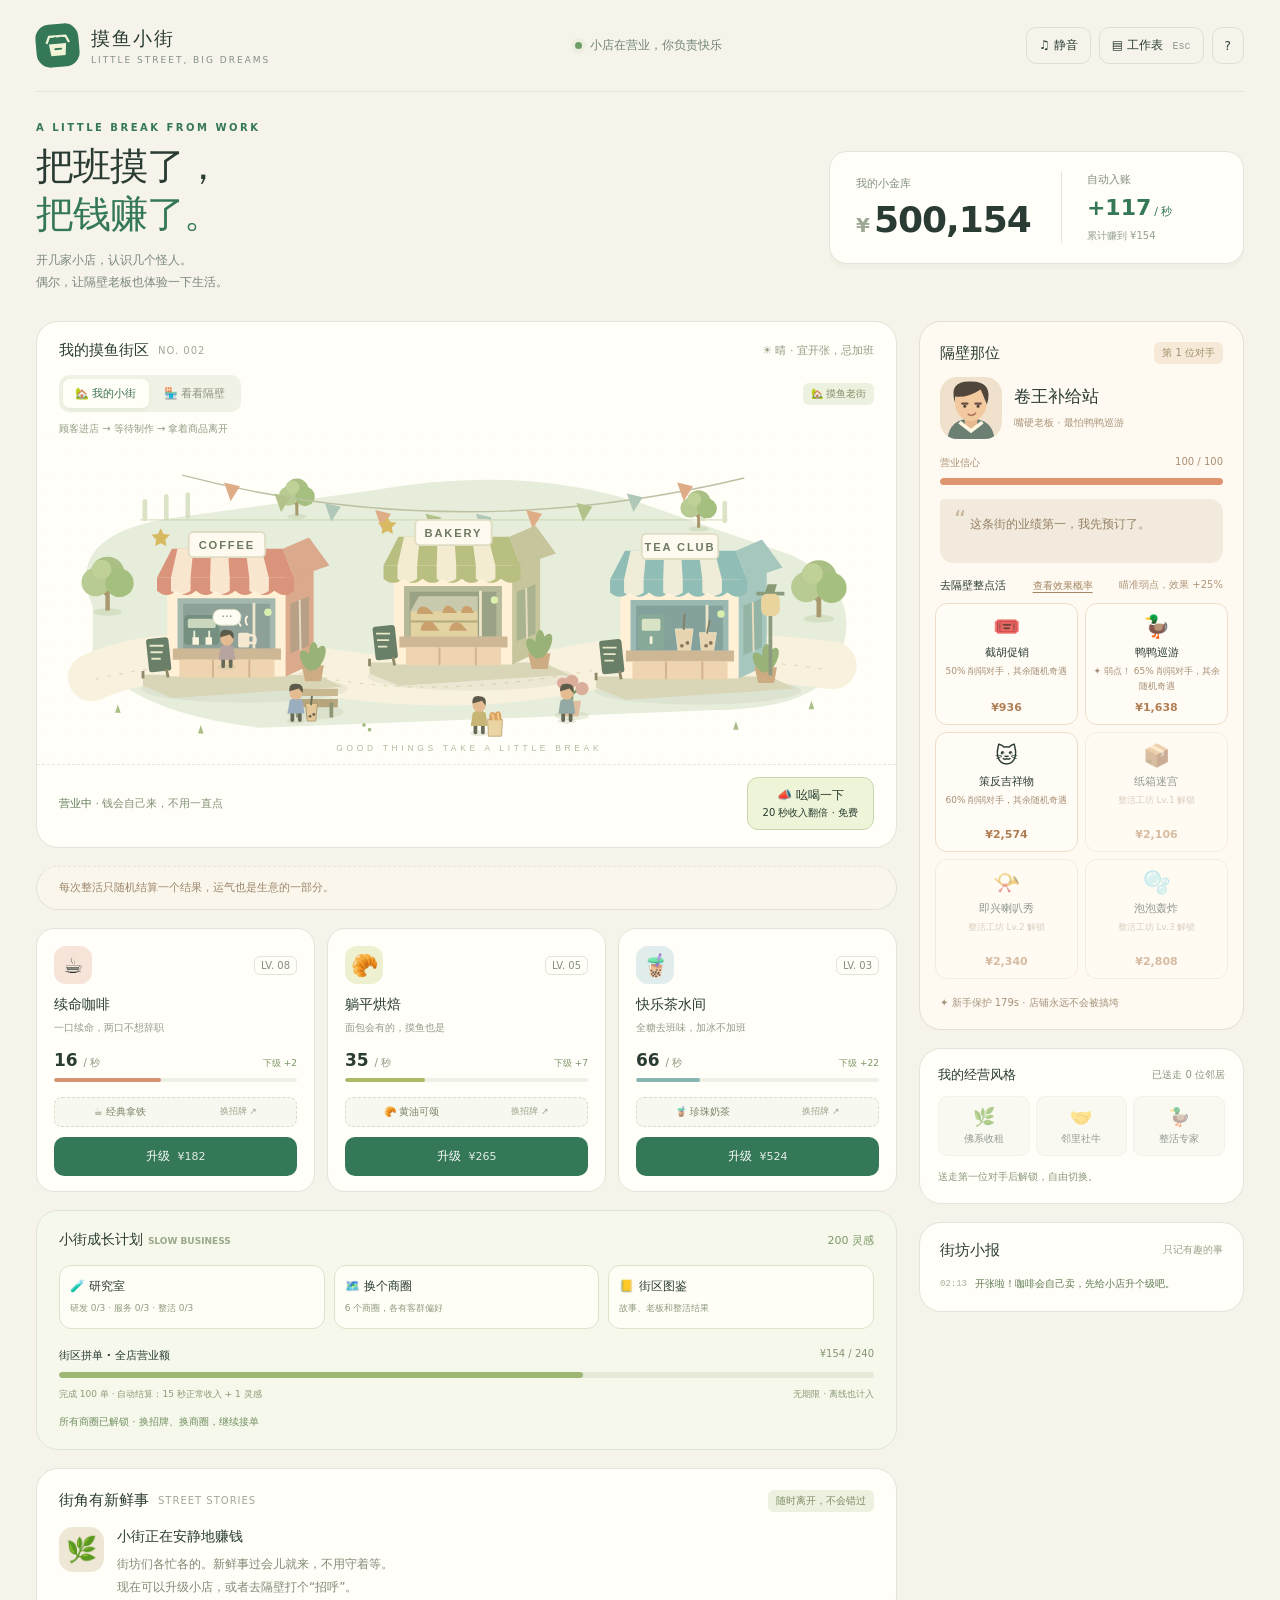
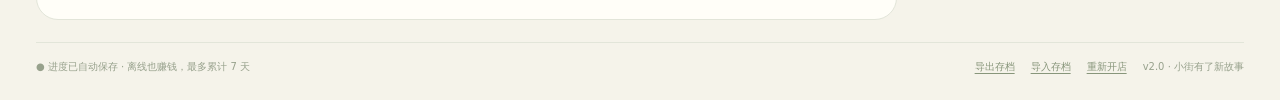
<file: src/qa/preview-v2.html>
<!doctype html>
<html lang="zh-CN">
<head>
<meta charset="utf-8">
<meta name="viewport" content="width=device-width,initial-scale=1">
<meta name="theme-color" content="#f5f3ea">
<title>摸鱼小街 · 把班摸了，把钱赚了</title>
<style>
:root{--paper:#f5f3ea;--ink:#293b32;--muted:#859087;--green:#347857;--lime:#deedac;--orange:#e8784f;--line:#e2e5d9;--white:#fffef8;--radius:22px;font-family:"Microsoft YaHei","PingFang SC",system-ui,sans-serif;color:var(--ink);background:var(--paper);font-synthesis:none}
*{box-sizing:border-box}body{margin:0}button,input{font:inherit}button{cursor:pointer;touch-action:manipulation;color:inherit}button:disabled{cursor:not-allowed}button:focus-visible,a:focus-visible,summary:focus-visible,[tabindex]:focus-visible{outline:3px solid #ec956b;outline-offset:4px}button{transition:transform .16s,background .16s,box-shadow .16s}button:not(:disabled):active{transform:translateY(2px)}button:not(:disabled):hover{filter:brightness(.97)}button:disabled{opacity:.5}a{color:var(--green)}[hidden]{display:none!important}.wrap{max-width:1432px;margin:auto;padding:0 36px 24px}.topbar{height:92px;display:flex;align-items:center;justify-content:space-between;border-bottom:1px solid var(--line);gap:20px}.brand{display:flex;gap:12px;align-items:center}.brandmark{width:43px;height:43px;background:var(--green);border-radius:14px;color:white;display:grid;place-items:center;transform:rotate(-5deg)}.brandmark svg{width:30px}.brand strong{display:block;font-size:19px;letter-spacing:2px}.brand small{font-size:9px;letter-spacing:2px;color:var(--muted);display:block;margin-top:3px}.header-note{font-size:12px;color:#718475;display:flex;align-items:center;gap:8px}.dot{display:inline-block;width:7px;height:7px;background:#6f9d66;border-radius:50%;box-shadow:0 0 0 4px #6f9d6610}.tools{display:flex;gap:8px}.tool{border:1px solid #dce1d5;background:transparent;border-radius:10px;padding:9px 12px;font-size:12px}.tool kbd{font-size:10px;margin-left:6px;opacity:.5}.hero{display:flex;justify-content:space-between;align-items:center;padding:30px 0 28px;gap:24px}.eyebrow{font-size:10px;letter-spacing:2.5px;color:var(--green);font-weight:700;margin:0 0 10px}.hero h1{font-size:38px;letter-spacing:-1px;line-height:1.25;margin:0;font-weight:800}.hero h1 span{color:var(--green)}.hero p.subtitle{font-size:12px;color:#7b887d;margin:12px 0 0;line-height:1.8}.wallet{display:flex;align-items:center;gap:30px;background:var(--white);border:1px solid var(--line);border-radius:18px;padding:20px 26px;min-width:415px;box-shadow:0 5px 0 #e8eadd66}.stat-label{font-size:11px;color:#849183;display:block;margin-bottom:8px}.cash{font-size:36px;font-weight:800;letter-spacing:-1px;font-variant-numeric:tabular-nums;white-space:nowrap}.cash small{font-size:20px;color:#9da895;margin-right:5px}.wallet-right{border-left:1px solid var(--line);padding-left:25px;min-width:110px}.rate{font-size:22px;font-weight:750;color:var(--green);font-variant-numeric:tabular-nums}.rate small{font-size:11px;font-weight:400;margin-left:3px}.lifetime{font-size:10px;color:#93a08e;margin-top:9px}.layout{display:grid;grid-template-columns:minmax(0,1fr) 325px;gap:22px;align-items:start}.left,.right{min-width:0;display:flex;flex-direction:column;gap:18px}.panel{background:var(--white);border:1px solid var(--line);border-radius:var(--radius);overflow:hidden}.scene-head{padding:19px 22px 0;display:flex;align-items:center;justify-content:space-between;gap:12px}.section-title{margin:0;font-size:15px;font-weight:750;display:flex;gap:9px;align-items:center}.section-title small{font-weight:400;font-size:10px;color:#a0a898;letter-spacing:1px}.weather{font-size:11px;color:#949d82;white-space:nowrap}.scene{position:relative;aspect-ratio:900/352;margin:0 10px;isolation:isolate}.scene svg{width:100%;height:100%;display:block}.scene-bottom{display:flex;justify-content:space-between;align-items:center;gap:12px;padding:12px 22px 17px;border-top:1px dashed #e5e9da}.scene-tip{font-size:11px;line-height:1.8;color:#839076}.scene-tip b{color:#5e7954;font-weight:500}.boost{padding:9px 15px;border:1px solid #c8d7ae;border-radius:11px;background:#edf4d7;font-size:12px;font-weight:700;white-space:nowrap}.boost span{font-weight:400;font-size:10px;display:block;margin-top:2px}.shop-grid{display:grid;grid-template-columns:repeat(3,minmax(0,1fr));gap:12px}.shop-card{padding:17px 17px 15px;border:1px solid var(--line);background:var(--white);border-radius:18px;position:relative;transition:box-shadow .2s}.shop-card.selected{box-shadow:0 0 0 3px #aeca92}.shop-top{display:flex;align-items:center;justify-content:space-between;margin-bottom:12px}.shop-icon{width:38px;height:38px;border-radius:12px;display:grid;place-items:center;font-size:22px;background:var(--tint)}.level{font-size:10px;color:#85907e;border:1px solid #e2e5d8;border-radius:6px;padding:3px 6px;font-variant-numeric:tabular-nums}.shop-card h3{font-size:14px;margin:0 0 5px}.shop-desc{font-size:10px;color:#939b89;margin:0 0 14px;line-height:1.7;min-height:17px}.shop-earning{display:flex;align-items:baseline;justify-content:space-between;margin-bottom:8px;gap:4px}.shop-earning strong{font-size:17px;font-variant-numeric:tabular-nums}.shop-earning small{font-size:10px;font-weight:400;color:#8b967d}.shop-earning .next{font-size:9px;color:#7d956a}.progress{height:4px;background:#edf0e4;border-radius:10px;margin-bottom:15px;overflow:hidden}.progress i{display:block;height:100%;background:var(--accent);border-radius:10px;width:0}.buy{width:100%;border:0;background:var(--green);color:white;border-radius:10px;padding:11px 5px;display:flex;justify-content:center;gap:8px;align-items:center;font-size:12px;font-weight:700}.buy .price{font-size:11px;font-weight:500;opacity:.85}.shop-card.locked .buy{background:#eef0e5;color:#69775c;border:1px solid #dee4d1}.shop-card.locked .shop-icon{filter:grayscale(.6);opacity:.65}.shop-card.locked .progress i{background:#cdd8ad}.shop-card.locked .shop-earning{color:#9ca58f}.event-card{padding:21px 22px;background:#fffef8;position:relative}.event-top{display:flex;align-items:center;justify-content:space-between;margin-bottom:15px}.pill{font-size:10px;display:inline-flex;padding:4px 8px;border-radius:6px;background:#edf1df;color:#7e8e67}.event-content{display:flex;gap:13px;align-items:flex-start}.portrait{width:45px;height:45px;border-radius:14px;background:#efe7d5;display:grid;place-items:center;font-size:25px;flex-shrink:0}.event-copy h3{font-size:14px;margin:1px 0 7px}.event-copy p{margin:0;font-size:12px;color:#808974;line-height:1.9}.choices{display:flex;gap:8px;flex-wrap:wrap;margin-top:16px}.choice{flex:1;min-width:125px;text-align:left;background:#f3f5e9;border:1px solid #e3e8d4;border-radius:11px;padding:11px 12px;font-size:12px}.choice small{display:block;color:#899776;font-size:10px;margin-top:5px;line-height:1.6}.empty-event{color:#8c967f;font-size:12px;line-height:2}.rival{border-color:#e7ddd0;background:#fffaf1}.rival-head{padding:20px 20px 13px;display:flex;align-items:center;justify-content:space-between}.rival-head .pill{background:#f6e9d7;color:#a48d6c}.rival-person{display:flex;gap:12px;align-items:center;padding:0 20px}.rival-avatar{height:62px;width:62px;flex-shrink:0;border-radius:17px;background:#f0e1cd;overflow:hidden}.rival-avatar svg{width:100%;height:100%}.rival-info h3{font-size:17px;margin:0 0 6px}.rival-info p{font-size:10px;color:#aa957b;margin:0;line-height:1.7}.rival-health{padding:17px 20px 0}.health-label{display:flex;justify-content:space-between;font-size:10px;color:#a98e72;margin-bottom:8px}.health{height:7px;background:#efdfcc;border-radius:10px;overflow:hidden}.health i{display:block;background:#df9470;width:100%;height:100%;border-radius:10px;transition:width .6s}.bubble{margin:14px 20px;background:#f2eadc;border-radius:4px 13px 13px 13px;padding:12px 14px;min-height:64px;font-size:12px;line-height:1.8;color:#958165;position:relative}.bubble::before{content:"“";font-size:24px;line-height:18px;color:#c7b59a;margin-right:4px}.prank-heading{padding:1px 20px 10px;display:flex;justify-content:space-between;gap:5px;font-size:11px}.prank-heading span{color:#af977c;font-size:10px}.pranks{padding:0 15px 15px;display:flex;flex-direction:column;gap:7px}.prank{display:flex;align-items:center;gap:10px;width:100%;border:1px solid #edddc8;border-radius:12px;background:#fffcf6;text-align:left;padding:11px 12px}.prank .emoji{font-size:22px}.prank .name{font-size:12px;font-weight:700;display:block}.prank .effect{font-size:9px;color:#a68e73;display:block;margin-top:4px}.prank .cost{margin-left:auto;font-size:11px;font-weight:700;color:#b07e54;white-space:nowrap}.protection{font-size:9px;color:#a4927b;line-height:1.8;padding:0 20px 17px;margin:0}.style-card{padding:17px 18px}.style-header{display:flex;justify-content:space-between;align-items:center;margin-bottom:12px}.style-header h3{font-size:13px;margin:0}.style-header span{font-size:10px;color:#89947e}.style-options{display:grid;grid-template-columns:repeat(3,1fr);gap:6px}.style-option{background:#f4f5eb;border:1px solid #e5e7db;border-radius:9px;padding:9px 2px;font-size:10px}.style-option span{display:block;font-size:18px;margin-bottom:5px}.style-option.active{background:#e5efd2;border-color:#aebf93;color:#4d713b}.style-note{font-size:10px;color:#8b987c;line-height:1.8;margin:12px 0 0;min-height:18px}.log-panel{padding:18px 20px}.log-title{display:flex;align-items:center;justify-content:space-between;margin-bottom:15px}.log-title span{font-size:10px;color:#9ba58e}.log-list{list-style:none;margin:0;padding:0;display:flex;flex-direction:column;gap:13px;max-height:194px;overflow:auto;scrollbar-width:thin}.log-list li{font-size:10px;line-height:1.8;color:#8b927e;display:flex;gap:8px}.log-list time{font-family:ui-monospace,monospace;font-size:9px;color:#a7af9b;flex-shrink:0;padding-top:1px}.log-list li:first-child{color:#5d7850}.footer{margin-top:22px;padding:15px 0 0;border-top:1px solid var(--line);display:flex;justify-content:space-between;gap:15px;color:#97a18c;font-size:10px;line-height:1.8}.footer button{padding:0;border:0;background:none;color:#88967b;font-size:10px;text-decoration:underline;text-underline-offset:3px}.footer-right{display:flex;gap:16px;align-items:center}.toast{position:fixed;bottom:30px;left:50%;transform:translate(-50%,20px);opacity:0;pointer-events:none;background:#304a38;color:#f6f8e9;padding:14px 22px;border-radius:13px;box-shadow:0 8px 30px #23392522;font-size:12px;z-index:40;max-width:min(90vw,560px);line-height:1.8;transition:.25s}.toast.show{opacity:1;transform:translate(-50%,0)}.float-coin{position:absolute;pointer-events:none;font-size:15px;font-weight:800;color:#b27e23;animation:coinup 1.5s ease-out forwards;text-shadow:0 2px white;z-index:2}.celebration{position:fixed;inset:0;pointer-events:none;z-index:35;overflow:hidden}.confetti{position:absolute;top:-20px;width:9px;height:15px;animation:fall 1.6s ease-in forwards}.customer{animation:stroll 17s linear infinite}.customer.back{animation:strollback 24s linear infinite}.customer.bob{animation:bob 2s ease-in-out infinite}.steam{animation:steam 3s ease-in-out infinite}.bunting{transform-origin:50% 0;animation:sway 3s ease-in-out infinite}.open-sign{animation:signpulse 4s ease-in-out infinite}.store-touch{cursor:pointer}.store-touch:hover .shop-roof{filter:brightness(1.035)}
@keyframes coinup{0%{opacity:0;transform:translateY(10px) scale(.8)}20%{opacity:1}100%{opacity:0;transform:translateY(-65px) scale(1.1)}}@keyframes fall{to{transform:translateY(100vh) rotate(450deg);opacity:0}}@keyframes stroll{from{transform:translateX(-90px)}to{transform:translateX(970px)}}@keyframes strollback{from{transform:translateX(970px)}to{transform:translateX(-90px)}}@keyframes bob{50%{transform:translateY(-3px)}}@keyframes steam{0%,100%{opacity:.25;transform:translateY(0)}50%{opacity:.6;transform:translateY(-5px)}}@keyframes sway{50%{transform:rotate(2deg)}}@keyframes signpulse{50%{opacity:.6}}
dialog{border:1px solid #dbe2cd;border-radius:24px;background:var(--white);padding:27px;max-width:440px;width:calc(100% - 32px);color:var(--ink);box-shadow:0 20px 90px #24362c33}dialog::backdrop{background:#27382c55;backdrop-filter:blur(4px)}dialog h2{font-size:23px;margin:7px 0 12px}dialog p{font-size:13px;color:#80906f;line-height:1.9}dialog .modal-icon{font-size:40px}dialog .modal-actions{display:flex;gap:10px;margin-top:20px}.primary,.secondary{border:0;background:var(--green);color:white;border-radius:11px;padding:12px 19px;font-size:13px}.secondary{background:#eef0e4;color:#738165}.offline-total{font-size:40px;font-weight:800;color:var(--green);margin:20px 0}.save-warning{background:#fff1d7;border-bottom:1px solid #eddbb3;padding:10px 18px;color:#8e6734;font-size:12px;text-align:center}.boss{position:fixed;inset:0;background:#fff;color:#333;z-index:100;font-family:Arial,"Microsoft YaHei",sans-serif;overflow:auto}.boss-head{padding:16px 24px;background:#217346;color:white;display:flex;justify-content:space-between;align-items:center}.boss-head button{border:0;background:transparent;color:white;font-size:14px}.boss-menu{padding:14px 25px;border-bottom:1px solid #ddd;font-size:13px;word-spacing:25px}.formula{padding:11px 25px;background:#fafafa;border-bottom:1px solid #ddd;font-size:12px;color:#777}.sheet{border-collapse:collapse;width:100%;font-size:12px;text-align:center;white-space:nowrap}.sheet th,.sheet td{border:1px solid #ddd;height:33px;padding:5px 12px}.sheet th{background:#f3f3f3;font-weight:400}.sheet .heading td{background:#eaf1ec;font-weight:bold}.sheet .selected{outline:2px solid #217346;outline-offset:-2px}.sheet-tabs{position:fixed;bottom:0;left:0;right:0;background:#f6f6f6;border-top:1px solid #ddd;height:35px;padding:8px 40px;font-size:12px;color:#217346}.sheet-note{color:#999;font-size:11px;padding:15px 25px}
@media(min-width:1500px){.wrap{padding-top:10px}.scene{aspect-ratio:900/380}.hero{padding:35px 0}}
@media(max-width:1100px){.wrap{padding:0 24px 20px}.layout{grid-template-columns:minmax(0,1fr) 295px;gap:16px}.shop-card{padding:13px 12px}.hero h1{font-size:32px}.wallet{min-width:355px;gap:20px;padding:17px 20px}.cash{font-size:31px}.header-note{display:none}.scene{margin:8px 0}.scene-head{padding:16px 16px 0}.scene-bottom{padding:11px 16px 15px}.shop-desc{font-size:9px}.shop-earning .next{display:none}}
@media(max-width:850px){.layout{grid-template-columns:1fr}.right{display:grid;grid-template-columns:1fr 1fr;align-items:start}.rival{grid-row:span 2}.log-panel{min-height:210px}.scene{aspect-ratio:900/340}.hero h1{font-size:30px}.wallet{min-width:330px}.hero{gap:20px}.subtitle{max-width:250px}.cash{font-size:28px}.rate{font-size:19px}.wallet-right{padding-left:18px}.shop-earning .next{display:block}}
@media(max-width:580px){.wrap{padding:0 15px 18px}.topbar{height:74px;gap:8px}.brand{gap:8px}.brandmark{width:35px;height:35px;border-radius:11px}.brand strong{font-size:16px}.brand small{font-size:7px;letter-spacing:1.6px}.tool{padding:8px;font-size:10px}.tool kbd{display:none}.tools{gap:5px}.hero{display:block;padding:24px 0 20px}.hero h1{font-size:30px}.hero h1 br{display:none}.hero p.subtitle{max-width:none;margin:9px 0 18px;font-size:11px}.eyebrow{font-size:9px;margin-bottom:9px}.wallet{min-width:0;padding:15px 20px;justify-content:space-between;gap:15px}.cash{font-size:32px}.wallet-right{min-width:125px}.stat-label{margin-bottom:5px}.layout{gap:16px}.left{gap:14px}.section-title{font-size:13px}.section-title small{font-size:8px}.weather{font-size:9px}.scene{aspect-ratio:900/390;overflow:hidden}.scene svg{width:115%;max-width:none;margin-left:-7.5%}.scene-bottom{gap:5px}.scene-tip{font-size:9px}.boost{font-size:10px;padding:7px 10px}.boost span{font-size:8px}.shop-grid{gap:7px}.shop-card{padding:12px 9px;border-radius:15px}.shop-card h3{font-size:12px}.shop-icon{width:29px;height:29px;font-size:17px;border-radius:9px}.level{font-size:8px;padding:3px}.shop-desc{font-size:8px;min-height:27px;margin-bottom:9px}.shop-earning strong{font-size:14px}.shop-earning small{font-size:8px}.shop-earning .next{display:none}.buy{display:block;padding:9px 1px;font-size:10px}.buy .price{font-size:10px;margin-left:3px}.shop-top{margin-bottom:11px}.progress{margin-bottom:11px}.event-card{padding:17px 16px}.event-copy p{font-size:11px}.choice{padding:10px;min-width:100px;font-size:11px}.choice small{font-size:9px}.right{grid-template-columns:1fr}.rival{grid-row:auto}.pranks{display:grid;grid-template-columns:repeat(3,1fr);gap:6px;padding:0 13px 13px}.prank{display:block;padding:11px 6px;text-align:center}.prank .emoji{font-size:23px}.prank .name{font-size:11px;margin-top:6px}.prank .effect{font-size:8px;min-height:26px;line-height:1.6}.prank .cost{display:block;margin-top:7px}.bubble{min-height:0}.log-panel{min-height:0}.footer{display:block;font-size:9px;margin-top:16px}.footer-right{margin-top:8px}.toast{bottom:18px;font-size:11px;width:max-content;text-align:center}}
@media(prefers-reduced-motion:reduce){*,*::before,*::after{animation:none!important;transition:none!important}.customer{display:none}.float-coin,.confetti{display:none}}
.stage-tools{padding:15px 22px 0;display:flex;align-items:center;justify-content:space-between;gap:12px}.view-tabs{display:flex;background:#f0f2e5;padding:4px;border-radius:10px;gap:3px}.view-tab{font-size:11px;padding:7px 12px;border:0;border-radius:7px;background:transparent;color:#8b947e}.view-tab[aria-pressed=true]{background:#fffef7;color:#3b704c;box-shadow:0 2px 5px #526c3610}.scene-caption{font-size:10px;color:#929e85}.scene{overflow:hidden}.stage-receipt{padding:11px 22px;border-top:1px dashed #e2e7d7;font-size:11px;color:#9b866c;background:#fbf6eb;line-height:1.8;min-height:43px}.scene .float-coin{z-index:3}.menu-btn{width:100%;margin:0 0 10px;border:1px dashed #d7ddc8;border-radius:8px;background:#f7f8ef;padding:7px 3px;color:#778368;font-size:10px;display:flex;justify-content:space-around;gap:2px}.menu-btn small{font-size:9px;color:#9da790}.long-panel{padding:20px 22px;background:#f5f8eb}.long-head{display:flex;justify-content:space-between;gap:12px;align-items:center;margin-bottom:16px}.long-head h2{margin:0;font-size:14px}.long-head span{font-size:11px;color:#7d9766}.long-actions{display:grid;grid-template-columns:repeat(3,1fr);gap:9px;margin-bottom:19px}.long-action{border:1px solid #dce3cb;background:#fffef6;border-radius:12px;padding:12px 10px;text-align:left}.long-action b{font-size:12px;display:block;margin-bottom:6px}.long-action small{font-size:9px;line-height:1.6;color:#8f9a7f;display:block}.contract-head{display:flex;justify-content:space-between;gap:9px;font-size:11px;margin-bottom:9px}.contract-head span{font-variant-numeric:tabular-nums;color:#859575;font-size:10px}.contract-track{height:6px;border-radius:9px;background:#e4ead7;overflow:hidden}.contract-track i{height:100%;display:block;border-radius:9px;background:#9fb775;transition:width .4s}.contract-foot{display:flex;justify-content:space-between;gap:10px;font-size:9px;color:#8b9a76;margin-top:8px;line-height:1.8}.next-district{font-size:10px;color:#759265;margin:13px 0 0}.prank-heading button{background:none;padding:0;border:0;font-size:10px;color:#a38664;text-decoration:underline;text-underline-offset:3px}.pranks{display:grid;grid-template-columns:1fr 1fr;gap:7px}.prank{flex-direction:column;gap:6px;text-align:center;padding:10px 6px;min-height:117px}.prank .effect{line-height:1.7;min-height:29px}.prank .cost{margin:auto 0 0}.prank .name{font-size:11px}.prank .emoji{font-size:22px}.prank-heading{flex-wrap:wrap}.prank[disabled] .effect{opacity:.8}.research-row{display:flex;gap:12px;align-items:center;border-bottom:1px solid #e5e9d9;padding:17px 0}.research-row:last-child{border:0}.research-row .research-icon{font-size:28px}.research-row>div{flex:1}.research-row b{font-size:13px}.research-row small{font-size:10px;color:#8b9a7d}.research-row p{font-size:11px;margin:6px 0}.research-row button{padding:9px 12px;font-size:11px}.menu-grid{display:grid;grid-template-columns:1fr 1fr;gap:10px;margin-top:18px}.menu-item{background:#f5f7ec;border:1px solid #e0e7d0;border-radius:13px;text-align:left;padding:14px;display:flex;flex-direction:column;gap:7px}.menu-item>span{font-size:25px}.menu-item b{font-size:13px}.menu-item small{font-size:11px;color:#879777;line-height:1.8}.menu-item em{font-size:10px;font-style:normal;color:#7f9c60}.menu-item.chosen{border-color:#9bb87f;background:#eaf3d9}.journal-title{font-size:13px;margin-top:22px}.journal-grid{display:grid;grid-template-columns:repeat(2,1fr);gap:6px}.journal-item{font-size:10px;padding:9px;background:#f0f1e7;border-radius:7px;color:#a2aa98}.journal-item.found,.journal-dot.found{color:#528149;background:#e9f2d9}.journal-dot{font-size:9px;color:#bbc0ad;padding:2px 3px;border-radius:3px}.journal-prank{line-height:2.2!important;font-size:12px!important}.odds-scroll{overflow:auto}.odds-table{border-collapse:collapse;font-size:10px;white-space:nowrap}.odds-table th,.odds-table td{padding:8px;border:1px solid #e4e9d5;text-align:center}.odds-table th{background:#f0f4e4}.odds-table td{color:#82946f}dialog{max-height:85vh;overflow:auto}dialog:has(.odds-table){max-width:660px}#visitorLayer{pointer-events:none}.right{position:relative}.protection{font-size:10px}.scene-panel:has(#rivalBuilding){background:#fffaf1;border-color:#e7dccb}
@media(max-width:850px){.right{grid-template-columns:1fr 1fr}.rival{grid-row:span 2}.pranks{grid-template-columns:1fr 1fr}.stage-tools{padding:12px 17px 0}.long-panel{padding:18px}.stage-receipt{padding:10px 17px}}
@media(max-width:580px){.right{grid-template-columns:1fr}.pranks{grid-template-columns:repeat(3,1fr)}.prank{display:flex;min-height:135px}.scene-caption{display:none}.stage-tools{padding:12px 13px 0}.view-tab{padding:7px 10px;font-size:10px}.stage-tools>.pill{font-size:9px}.stage-receipt{font-size:10px;min-height:48px}.menu-btn{font-size:8px;display:block;padding:6px 2px}.menu-btn small{display:none}.long-panel{padding:17px 14px}.long-actions{gap:6px}.long-action{padding:10px 7px}.long-action b{font-size:10px}.long-action small{font-size:8px}.contract-head{font-size:10px}.contract-foot{display:block}.long-head h2{font-size:13px}.long-head span{font-size:10px}.menu-item{padding:11px}.menu-item small{font-size:10px}.shop-desc{display:none}.prank .effect{font-size:9px;min-height:33px}}

</style>
</head>
<body>
<div id="saveWarning" class="save-warning" hidden>浏览器暂不允许保存进度。请用底部「导出存档」备份，本次仍可正常游玩。</div>
<div class="wrap" id="gameRoot">
 <header class="topbar">
  <div class="brand"><div class="brandmark"><svg viewBox="0 0 40 40" fill="none" aria-hidden="true"><path d="M8 17h23l-2 16H10L8 17Z" fill="#f0f5d8"/><path d="M5 16 9 7h22l4 9" stroke="#f0f5d8" stroke-width="3" stroke-linejoin="round"/><path d="M17 9v6m8-6 1 6M16 24h8" stroke="#347857" stroke-width="2.5" stroke-linecap="round"/></svg></div><div><strong>摸鱼小街</strong><small>LITTLE STREET, BIG DREAMS</small></div></div>
  <div class="header-note"><span class="dot"></span> 小店在营业，你负责快乐</div>
  <div class="tools"><button class="tool" id="soundBtn" aria-pressed="false">♫ 静音</button><button class="tool" id="workBtn">▤ 工作表 <kbd>Esc</kbd></button><button class="tool" id="helpBtn" aria-label="玩法说明">?</button></div>
 </header>
 <section class="hero">
  <div><p class="eyebrow">A LITTLE BREAK FROM WORK</p><h1>把班摸了，<br><span>把钱赚了。</span></h1><p class="subtitle">开几家小店，认识几个怪人。<br>偶尔，让隔壁老板也体验一下生活。</p></div>
  <div class="wallet"><div><span class="stat-label">我的小金库</span><div class="cash"><small>¥</small><span id="cash">88</span></div></div><div class="wallet-right"><span class="stat-label">自动入账</span><div class="rate">+<span id="rate">2</span><small>/ 秒</small></div><div class="lifetime" id="lifetime">累计赚到 ¥0</div></div></div>
 </section>
 <main class="layout">
  <div class="left">
   <section class="panel scene-panel"><div class="scene-head"><h2 class="section-title"><span id="sceneTitle">我的摸鱼街区</span> <small>NO. 002</small></h2><span class="weather">☀ 晴 · 宜开张，忌加班</span></div><div class="stage-tools"><div class="view-tabs"><button class="view-tab" id="homeView" aria-pressed="true">🏡 我的小街</button><button class="view-tab" id="rivalView" aria-pressed="false">🏪 看看隔壁</button></div><span class="pill" id="districtLabel">摸鱼老街</span></div><p class="scene-caption" id="sceneCaption" style="padding:0 22px;margin:10px 0 0">顾客进店 → 等待制作 → 拿着商品离开</p><div class="scene" id="scene" aria-label="你的商业街，顾客正在自动消费"></div><div class="scene-bottom"><div class="scene-tip" id="sceneTip"><b>营业中</b> · 钱会自己来，不用一直点</div><button class="boost" id="boostBtn">📣 吆喝一下<span>20 秒收入翻倍 · 免费</span></button></div></section>
   <div class="stage-receipt panel" id="lastResult">每次整活只随机结算一个结果。</div>
   <section class="shop-grid" id="shops" aria-label="店铺升级"></section>
   <section class="panel long-panel"><div class="long-head"><h2>小街成长计划 <small style="font-size:9px;color:#9aa88a">SLOW BUSINESS</small></h2><span id="ideaCount">0 灵感</span></div><div class="long-actions"><button class="long-action" id="researchBtn"><b>🧪 研究室</b><small id="researchSummary">研发 0/3 · 服务 0/3 · 整活 0/3</small></button><button class="long-action" id="districtBtn"><b>🗺️ 换个商圈</b><small>6 个商圈，各有客群偏好</small></button><button class="long-action" id="journalBtn"><b>📒 街区图鉴</b><small>故事、老板和整活结果</small></button></div><div class="contract-head"><b id="contractName">街区拼单 · 全店营业额</b><span id="contractProgress">0 / 240</span></div><div class="contract-track"><i id="contractFill"></i></div><div class="contract-foot"><span id="contractNote">自动结算，无需领取</span><span>无期限 · 离线也计入</span></div><p class="next-district" id="nextDistrict"></p></section>
   <section class="panel event-card"><div class="event-top"><h2 class="section-title">街角有新鲜事 <small>STREET STORIES</small></h2><span class="pill" id="eventStatus">不着急，随时处理</span></div><div id="eventContent"></div></section>
  </div>
  <aside class="right">
   <section class="panel rival"><div class="rival-head"><h2 class="section-title">隔壁那位</h2><span class="pill" id="rivalNumber">第 1 位对手</span></div><div class="rival-person"><div class="rival-avatar" id="rivalAvatar"></div><div class="rival-info"><h3 id="rivalName">卷王补给站</h3><p id="rivalTrait">嘴硬老板 · 最怕鸭鸭巡游</p></div></div><div class="rival-health"><div class="health-label"><span id="rivalState">营业信心</span><span id="rivalHp">100 / 100</span></div><div class="health" role="progressbar" aria-label="对手营业信心" aria-valuemin="0" aria-valuemax="100" aria-valuenow="100" id="rivalBar"><i id="healthFill"></i></div></div><div class="bubble" id="rivalQuote">我不是针对你，我是说这条街我全都要。</div><div class="prank-heading"><strong>去隔壁整点活</strong><button id="oddsBtn">查看效果概率</button><span id="prankStatus">每次捣乱后休息 45 秒</span></div><div class="pranks" id="pranks"></div><p class="protection" id="protection">✦ 新手保护中 · 你的店铺永远不会被搞垮</p></section>
   <section class="panel style-card"><div class="style-header"><h3>我的经营风格</h3><span id="defeatCount">已送走 0 位邻居</span></div><div class="style-options" id="styles"></div><p class="style-note" id="styleNote">送走第一位对手后解锁，自由切换。</p></section>
   <section class="panel log-panel"><div class="log-title"><h2 class="section-title">街坊小报</h2><span>只记有趣的事</span></div><ul class="log-list" id="logList"></ul></section>
  </aside>
 </main>
 <footer class="footer"><span id="saveStatus">● 进度自动保存 · 离线也赚钱，最多累计 7 天</span><div class="footer-right"><button id="exportBtn">导出存档</button><button id="importBtn">导入存档</button><button id="resetBtn">重新开店</button><span>v2.0 · 小街有了新故事</span></div></footer>
</div>
<input type="file" id="importFile" accept=".json,application/json" hidden>
<div class="toast" id="toast" role="status" aria-live="polite"></div><div class="celebration" id="celebration" aria-hidden="true"></div>
<dialog id="infoDialog" aria-labelledby="dialogTitle"><div class="modal-icon" id="dialogIcon">☕</div><h2 id="dialogTitle"></h2><div id="dialogBody"></div><div class="modal-actions" id="dialogActions"></div></dialog>
<section class="boss" id="boss" hidden aria-label="工作表视图"><div class="boss-head"><button id="returnBtn" aria-label="返回摸鱼小街">项目周报 · 数据汇总</button><span style="font-size:12px">已保存到本地</span></div><div class="boss-menu">文件 开始 插入 页面布局 公式 数据 审阅 视图</div><div class="formula">H8　 ▾　　　ƒx　　=SUM(D8:G8)</div><table class="sheet" id="sheet"></table><p class="sheet-note">内部工作表 · 统计口径：本期累计</p><div class="sheet-tabs">◁　▷　　数据明细　　　月度汇总　　　＋</div></section>
<script>
'use strict';
const KEY='little-street-qa-v2', MAX_OFFLINE=7*86400, MAX_LEVEL=25;
const SHOP_DEFS=[
 {name:'续命咖啡',icon:'☕',desc:'一口续命，两口不想辞职',income:2,unlock:0,cost:36,tint:'#f7e4d8',accent:'#d99174',sign:'COFFEE'},
 {name:'躺平烘焙',icon:'🥐',desc:'面包会有的，摸鱼也是',income:7,unlock:240,cost:105,tint:'#eef0d0',accent:'#aaba67',sign:'BAKERY'},
 {name:'快乐茶水间',icon:'🧋',desc:'全糖去班味，加冰不加班',income:22,unlock:1100,cost:330,tint:'#e1eded',accent:'#86b5b2',sign:'TEA CLUB'}
];
const RIVALS=[
 {name:'卷王补给站',boss:'王卷卷',trait:'嘴硬老板',weak:1,color:'#6b8072',hello:'这条街的业绩第一，我先预订了。',hit:['优惠券比我的脸还大？','谁让鸭子来上班的？！','我的吉祥物怎么穿上你家工服了？'],bye:'我这叫战略转移，绝对不是开不下去。'},
 {name:'拼命三郎铺',boss:'张忙忙',trait:'促销狂魔',weak:0,color:'#b48769',hello:'买一送一！买二送老板的睡眠！',hit:['等等，你怎么比我还能送？','鸭子能不能先办张会员卡？','吉祥物也要双休？它不是玩偶吗？'],bye:'折扣打到底，老板先见底。我去休个假。'},
 {name:'随缘便利店',boss:'佛系阿福',trait:'淡定店长',weak:2,color:'#8699aa',hello:'客人来就来，不来我先喝杯茶。',hit:['缘分到你那边去了。','嘎嘎声还挺有禅意。','什么？连招财猫都不想躺平了？'],bye:'门关了，心开了。我去钓鱼。'},
 {name:'精致研究所',boss:'林讲究',trait:'精致达人',weak:1,color:'#af8d99',hello:'我家每杯咖啡都有自己的品牌故事。',hit:['传单的字体不对，影响整条街的审美。','这些鸭子破坏了我的极简构图！','那件荧光绿工服，真的很伤害我。'],bye:'暂停营业，重新定义营业。'},
 {name:'科技狠活屋',boss:'马程序',trait:'科技老板',weak:0,color:'#748bba',hello:'我的算法说，明天就能把你收购。',hit:['报错：顾客怎么被重定向了？','识别失败：鸭子不是有效用户。','吉祥物离职了？我没写这个分支。'],bye:'系统维护中。预计恢复时间：下辈子。'},
 {name:'好运来来来',boss:'钱多多',trait:'玄学掌柜',weak:2,color:'#ba9360',hello:'大师说这个铺位旺我，你懂什么。',hit:['你的优惠券把我的财运吸走了！','鸭子坐在财位上了，快请走！','你可以挖人，但怎么能挖我的财神！'],bye:'不是经营问题，是水星又逆行了。'}
];
const PRANKS=[{name:'截胡促销',icon:'🎟️',desc:'自己增收 20% · 对手掉信心',damage:18,min:20,seconds:8},{name:'鸭鸭巡游',icon:'🦆',desc:'召唤一群不讲道理的鸭子',damage:28,min:40,seconds:14},{name:'策反吉祥物',icon:'🐱',desc:'给它双休，让它换个老板',damage:40,min:70,seconds:22}];
const STYLES=[{id:'cozy',name:'佛系收租',icon:'🌿',desc:'所有店铺正常收入 +15%。安安静静把钱赚了。'},{id:'social',name:'邻里社牛',icon:'🤝',desc:'捣乱冷却降至 30 秒，费用打九折。'},{id:'chaos',name:'整活专家',icon:'🦆',desc:'捣乱造成的信心损失 +30%。邻居的快乐终结者。'}];
const EVENTS=[
 {icon:'🎧',who:'员工 · 小夏',title:'今天可以放点土味神曲吗？',text:'“老板，我做了八小时歌单。保证客人听完忘记自己来买什么。”',choices:[['放！快乐最重要','60 秒收入 +30%','music'],['去隔壁门口试播','对手信心 −12','musicRival'],['今天走安静路线','小费：20 秒正常收入','smallTip']]},
 {icon:'📦',who:'供货商 · 老陈',title:'有批长得很抽象的杯子',text:'“质量没问题，就是每个杯子都像在翻白眼。年轻人应该喜欢吧？”',choices:[['整一批情绪周边','花 20 秒收入，90 秒收入 +50%','cups'],['帮他想个广告词','感谢费：15 秒正常收入','thanks']]},
 {icon:'👩🏻',who:'常客 · 阿圆',title:'能做一杯香菜拿铁吗？',text:'“不加咖啡、不加奶、不要香菜。你自由发挥，我相信你的精神状态。”',choices:[['端上一杯白开水','稳稳获得 20 秒收入','smallTip'],['研发一杯空气拿铁','70% 获得 50 秒收入，30% 获得 5 秒','weirdDrink']]},
 {icon:'🤝',who:'隔壁老板',title:'要不先和平共处一会儿？',text:'“我妈说出门在外要和气生财。咱们先停战，客人一起招呼？”',choices:[['握手，先赚钱','90 秒互不捣乱，收入 +20%','truce'],['不握，我的鸭子还没下班','对手信心 −10','refuse']]},
 {icon:'🐈',who:'不请自来的猫',title:'它已经在收银台睡半小时了',text:'路过的客人越聚越多。猫睁开一只眼，仿佛在问：“我的出场费呢？”',choices:[['正式聘为店长','90 秒收入 +30%','cat'],['拍一张营业照','小费：20 秒正常收入','smallTip'],['邀请它去隔壁躺一会儿','对手信心 −12','catRival']]},
 {icon:'🤖',who:'店员 · 阿木',title:'咖啡机好像学会讲冷笑话了',text:'“它说自己很有压力，因为每天都在萃取。”店员已经笑到无法拉花。',choices:[['挂牌：脱口秀咖啡','60 秒收入 +50%','machine'],['让隔壁也听听','对手信心 −10','machineRival']]},
 {icon:'🧾',who:'会计 · 小算盘',title:'从旧围裙里翻出一张券',text:'“老板，是设备店的折扣券！也可以退成零钱。请选择你的快乐。”',choices:[['留着升级设备','下一次已开店铺升级打七五折','coupon'],['零钱也是钱','获得 30 秒正常收入','cashback']]},
 {icon:'☔',who:'街区天气预报',title:'下雨了，大家都在找地方躲',text:'雨不大，但很适合喝点热的、吃点甜的，再假装等雨停。',choices:[['搬几把椅子出来','90 秒收入 +30%','rain'],['借隔壁招牌给客人挡雨','对手信心 −12','rainRival']]}
];
const $=id=>document.getElementById(id), clamp=(n,a,b)=>Math.min(b,Math.max(a,n));
const finite=(v,f=0)=>typeof v==='number'&&Number.isFinite(v)?v:f;
const money=n=>{n=Math.max(0,finite(n));return n>=1e8?(n/1e8).toFixed(2)+'亿':n>=1e6?(n/1e4).toFixed(1)+'万':Math.floor(n).toLocaleString('zh-CN')};
const decimal=n=>Number.isInteger(n)?String(n):n.toFixed(1), seconds=t=>Math.max(0,Math.ceil(t/1000));
const esc=s=>String(s).replace(/[&<>"']/g,c=>({'&':'&amp;','<':'&lt;','>':'&gt;','"':'&quot;',"'":'&#39;'}[c]));
function fresh(now){return {version:2,cash:88,earned:0,levels:[1,0,0],defeats:0,style:'cozy',npc:{type:0,hp:100,max:100,quote:RIVALS[0].hello},respawnAt:0,prankReady:0,hypeReady:0,boosts:[],truceUntil:0,slowUntil:0,online:0,counterIn:300,eventIn:35,eventId:null,eventHistory:[],coupon:false,logs:[],savedAt:now,sound:false,...freshExpansion()};}
function normalize(raw,now){
 if(!raw||![1,2].includes(raw.version)||!Array.isArray(raw.levels)||raw.levels.length!==3||typeof raw.cash!=='number'||!Number.isFinite(raw.cash))throw Error('这不是有效的摸鱼小街存档');
 const s=fresh(now), num=(key,min,max)=>s[key]=clamp(finite(raw[key],s[key]),min,max);
 ['cash','earned'].forEach(k=>num(k,0,1e15)); s.levels=raw.levels.map((v,i)=>clamp(Math.floor(finite(v)),i===0?1:0,MAX_LEVEL));
 num('defeats',0,1e6);s.defeats=Math.floor(s.defeats);s.style=STYLES.some(x=>x.id===raw.style)?raw.style:'cozy';
 for(const k of ['prankReady','hypeReady','truceUntil','slowUntil','respawnAt'])num(k,0,now+600000);
 num('online',0,1e10);num('counterIn',0,300);num('eventIn',0,180);num('savedAt',0,now);
 s.boosts=Array.isArray(raw.boosts)?raw.boosts.filter(b=>b&&[1.2,1.3,1.5,2].includes(b.factor)&&Number.isFinite(b.until)).slice(0,4).map(b=>({factor:b.factor,until:clamp(b.until,0,now+90000)})):[];
 if(!Array.isArray(raw.boosts)&&raw.boostUntil>now&&[1.2,1.3,1.5,2].includes(raw.boostFactor))s.boosts=[{factor:raw.boostFactor,until:Math.min(raw.boostUntil,now+90000)}];
 s.eventId=Number.isInteger(raw.eventId)&&EVENTS[raw.eventId]?raw.eventId:null;s.eventHistory=Array.isArray(raw.eventHistory)?raw.eventHistory.filter(v=>Number.isInteger(v)&&EVENTS[v]).slice(-3):[];
 s.coupon=raw.coupon===true;s.sound=raw.sound===true;s.logs=Array.isArray(raw.logs)?raw.logs.filter(v=>v&&typeof v.text==='string').slice(0,12).map(v=>({text:v.text.slice(0,200),time:String(v.time||'').slice(0,5)})):[];
 if(raw.npc&&Number.isInteger(raw.npc.type)&&RIVALS[raw.npc.type]){s.npc.type=raw.npc.type;s.npc.max=100+Math.min(40,Math.floor(s.defeats/3)*5);s.npc.hp=clamp(finite(raw.npc.hp,100),0,s.npc.max);s.npc.quote=typeof raw.npc.quote==='string'?raw.npc.quote.slice(0,180):RIVALS[s.npc.type].hello;}
 normalizeExpansion(s,raw);if(s.npc.hp<=0&&!s.respawnAt)s.respawnAt=now+1000;if(s.npc.hp>0)s.respawnAt=0;return s;
}
function shopIncome(s,i){const l=s.levels[i];return SHOP_DEFS[i].income*l*Math.pow(1.5,Math.floor(l/10))*productMultiplier(s,i)*DISTRICTS[s.district||0].mult[i]*(1+(s.research?.service||0)*.06);}
function normalRate(s){return s.levels.reduce((sum,_,i)=>sum+shopIncome(s,i),0)*(s.defeats>0&&s.style==='cozy'?1.15:1);}
function activeBoost(s,now){return s.boosts.filter(b=>b.until>now).reduce((best,b)=>b.factor>best.factor||(b.factor===best.factor&&b.until>best.until)?b:best,{factor:1,until:0});}
function liveRate(s,now){return normalRate(s)*activeBoost(s,now).factor*(now<s.slowUntil?.9:1);}
function upgradeCost(s,i){return s.levels[i]===0?SHOP_DEFS[i].unlock:Math.ceil(SHOP_DEFS[i].cost*Math.pow(1.26,s.levels[i]-1)*(s.coupon?.75:1));}
function prankCost(s,i){return Math.ceil(Math.max(PRANKS[i].min,normalRate(s)*PRANKS[i].seconds)*(s.defeats>0&&s.style==='social'?.9:1)*(s.levels[1]>0&&s.products?.[1]===2?.85:1));}
function addCash(s,amount){amount=Math.max(0,finite(amount));s.cash=Math.min(1e15,s.cash+amount);s.earned=Math.min(1e15,s.earned+amount);return amount;}
function accrue(s,from,to){if(to<=from)return 0;const points=[from,to,...[...s.boosts.map(b=>b.until),s.slowUntil].filter(t=>t>from&&t<to)].sort((a,b)=>a-b);let gain=0;for(let i=1;i<points.length;i++)gain+=liveRate(s,(points[i-1]+points[i])/2)*(points[i]-points[i-1])/1000;addCash(s,gain);advanceExpansion(s,(to-from)/1000,gain);return gain;}
function settleOffline(s,now){const elapsed=clamp((now-s.savedAt)/1000,0,MAX_OFFLINE),before=s.cash,gain=addCash(s,normalRate(s)*elapsed);advanceExpansion(s,elapsed,gain);s.savedAt=now;return {elapsed,gain:s.cash-before};}
function purchase(s,i){if(!SHOP_DEFS[i]||s.levels[i]>=MAX_LEVEL)return false;const cost=upgradeCost(s,i);if(s.cash+1e-7<cost)return false;const wasOpen=s.levels[i]>0;s.cash=Math.max(0,s.cash-cost);s.levels[i]++;if(wasOpen)s.coupon=false;return true;}
function counterEffect(s,now,kind){if(s.online<180||s.npc.hp<=0||now<s.truceUntil||now<s.slowUntil)return null;if(kind==='cash'){const loss=Math.min(s.cash*.03,normalRate(s)*30);s.cash=Math.max(0,s.cash-loss);return {kind,loss};}s.slowUntil=now+20000;return {kind:'slow',loss:0};}
// v2 content and systems, embedded into the standalone index.html by upgrade-v2.py.
const PRODUCTS=[
 [{name:'经典拿铁',icon:'☕',mult:1,desc:'熟悉的味道，稳定营业。'},{name:'冰滴咖啡',icon:'🧊',mult:1.25,desc:'咖啡收入 +25%。'},{name:'灵感特调',icon:'💡',mult:1.1,desc:'咖啡收入 +10%，灵感产出 +50%。'},{name:'早八套餐',icon:'🥪',mult:1.15,desc:'搭配烘焙套餐时，咖啡收入 +70%。'}],
 [{name:'黄油可颂',icon:'🥐',mult:1,desc:'外酥里软的基础款。'},{name:'蜂蜜吐司',icon:'🍞',mult:1.25,desc:'烘焙收入 +25%。'},{name:'招财猫饼干',icon:'🐱',mult:1.1,desc:'烘焙收入 +10%，整活费用 −15%。'},{name:'早餐搭子',icon:'🥯',mult:1.15,desc:'搭配早八咖啡时，烘焙收入 +70%。'}],
 [{name:'珍珠奶茶',icon:'🧋',mult:1,desc:'全糖加冰，快乐标配。'},{name:'满杯果茶',icon:'🍋',mult:1.25,desc:'茶饮收入 +25%。'},{name:'整活气泡水',icon:'🫧',mult:1.1,desc:'茶饮收入 +10%，整活冷却 −5 秒。'},{name:'海盐冰沙',icon:'🍧',mult:1.35,desc:'茶饮收入 +35%；海边商圈提升至 +90%。'}]
];
const RESEARCH=[
 {id:'menu',name:'招牌研发',icon:'🧪',desc:['解锁三店第 2 款产品','解锁三店第 3 款策略产品','解锁三店第 4 款联动产品']},
 {id:'service',name:'贴心服务',icon:'🛎️',desc:['全店收入 +6%','全店收入累计 +12%','全店收入累计 +18%']},
 {id:'prank',name:'整活工坊',icon:'🦆',desc:['解锁「纸箱迷宫」','解锁「即兴喇叭秀」','解锁「泡泡轰炸」']}
];
const DISTRICTS=[
 {name:'摸鱼老街',icon:'🏡',need:0,mult:[1,1,1],ground:'#e6edda',desc:'三种生意都能安稳经营。'},
 {name:'写字楼下',icon:'🏢',need:3,mult:[1.5,1.2,.85],ground:'#e0e9df',desc:'咖啡 ×1.5，烘焙 ×1.2，茶饮 ×0.85。'},
 {name:'大学城',icon:'🎓',need:10,mult:[.9,1.15,1.5],ground:'#e9ebcf',desc:'咖啡 ×0.9，烘焙 ×1.15，茶饮 ×1.5。'},
 {name:'雨巷社区',icon:'🌦️',need:25,mult:[1.15,1.55,.9],ground:'#dfe8e5',desc:'咖啡 ×1.15，烘焙 ×1.55，茶饮 ×0.9。'},
 {name:'不夜小街',icon:'🌙',need:50,mult:[1.45,.9,1.5],ground:'#e3e0ed',desc:'咖啡 ×1.45，烘焙 ×0.9，茶饮 ×1.5。'},
 {name:'海风集市',icon:'🏖️',need:90,mult:[1.1,1.25,1.6],ground:'#d9ede8',desc:'咖啡 ×1.1，烘焙 ×1.25，茶饮 ×1.6；海盐冰沙额外增收。'}
];
const EXTRA_PRANKS=[
 {name:'纸箱迷宫',icon:'📦',desc:'让老板先找到自己的店门',damage:34,min:80,seconds:18,unlock:1,weights:[58,10,10,6,6,6,4]},
 {name:'即兴喇叭秀',icon:'📯',desc:'开演唱会，观众随机买账',damage:38,min:95,seconds:20,unlock:2,weights:[50,18,12,6,5,4,5]},
 {name:'泡泡轰炸',icon:'🫧',desc:'招牌、老板和街道全是泡泡',damage:43,min:110,seconds:24,unlock:3,weights:[63,10,8,5,5,4,5]}
];
PRANKS[0].desc='50% 削弱对手，其余随机奇遇';PRANKS[0].weights=[50,20,10,6,4,4,6];
PRANKS[1].desc='65% 削弱对手，其余随机奇遇';PRANKS[1].weights=[65,8,7,5,5,4,6];
PRANKS[2].desc='60% 削弱对手，其余随机奇遇';PRANKS[2].weights=[60,10,10,6,4,4,6];
PRANKS.push(...EXTRA_PRANKS);
const OUTCOME_TYPES=['damage','boost','cash','loss','slow','heal','miss'];
const OUTCOME_NAMES={damage:'隔壁受损',boost:'意外爆火',cash:'意外小费',loss:'小小破费',slow:'忙中出错',heal:'帮了倒忙',miss:'无事发生'};
EVENTS.push(
 {icon:'🎬',who:'电影社 · 小周',title:'借你的门头拍一部大片',text:'“预算只有三十，但片名已经想好了：《拿铁危机》。”',choices:[['提供友情场地','60 秒收入 +30%','music'],['给剧本提点建议','获得 3 点研发灵感','insight']]},
 {icon:'🛸',who:'顾客 · 神秘来客',title:'这杯奶茶支持星际配送吗？',text:'他认真问你能不能送到仙女座。看起来不像在开玩笑。',choices:[['先收地球段配送费','获得 30 秒正常收入','cashback'],['听听他的星际创业故事','获得 3 点研发灵感','insight']]},
 {icon:'🧓',who:'街坊 · 赵阿姨',title:'阿姨要给你介绍对象',text:'“隔壁老板人是卷了点，但店里有空调。你考虑一下？”',choices:[['阿姨，买杯咖啡吧','获得 20 秒正常收入','smallTip'],['转移话题，问做生意的经验','获得 3 点研发灵感','insight']]},
 {icon:'🪴',who:'园艺师 · 阿绿',title:'门口那盆草想换工作',text:'“它说当盆栽很无聊，想去做圣诞树。我觉得很有理想。”',choices:[['帮它打扮打扮','90 秒收入 +30%','cat'],['让它帮忙看设备折扣','获得一张设备七五折券','coupon']]},
 {icon:'🏃',who:'跑团 · 老队长',title:'终点可以设在你家店吗？',text:'“五公里，跑完一人一杯。我们不追求配速，只追求全糖。”',choices:[['安排饮料补给','90 秒收入 +30%','rain'],['赞助一个好听的队名','获得 30 秒正常收入','cashback']]},
 {icon:'🎨',who:'画手 · 小墨',title:'想给你画一幅老板肖像',text:'“我画画比较抽象，你不要提前对自己的五官抱有期待。”',choices:[['画完直接挂店里','60 秒收入 +30%','music'],['把灵感用到新产品上','获得 3 点研发灵感','insight']]},
 {icon:'🎤',who:'员工 · 小夏',title:'店员想办一场辞职主题开放麦',text:'“老板放心，全是创作，完全没有个人情绪在里面。”',choices:[['安排一个麦克风','60 秒收入 +50%','machine'],['一起写几个段子','获得 3 点研发灵感','insight']]},
 {icon:'🐶',who:'带狗的客人',title:'它只想来店里上班',text:'一只柯基叼着简历。工作经验写的是：门铃响一次，叫三次。',choices:[['聘为气氛组','90 秒收入 +30%','cat'],['给它发一份优秀员工奖','获得 20 秒正常收入','smallTip']]},
 {icon:'📚',who:'读书会 · 小林',title:'这周读《如何优雅地不努力》',text:'“我们想包几个座位，不过可能读两页就睡着。”',choices:[['睡吧，茶水管够','90 秒收入 +30%','rain'],['借本书来研究一下','获得 3 点研发灵感','insight']]},
 {icon:'🕹️',who:'复古玩家',title:'门口放台街机怎么样？',text:'“我负责机器，你负责提醒我回家。提醒就行，不一定听。”',choices:[['给游戏区开张','60 秒收入 +50%','machine'],['研究他的投币装置','获得 3 点研发灵感','insight']]},
 {icon:'🍄',who:'供货商 · 老陈',title:'这批蘑菇形状有点可爱',text:'“不是蘑菇，是面包。真的，蘑菇不会有奶油夹心。”',choices:[['搞个限量盲盒','70% 获得 50 秒收入，30% 获得 5 秒','weirdDrink'],['走稳妥路线','获得 20 秒正常收入','smallTip']]},
 {icon:'📮',who:'街区管理员',title:'有人给你投了一封感谢信',text:'信里只有一句话：“谢谢你开店，我终于有地方合理发呆了。”',choices:[['装裱起来','90 秒收入 +30%','cat'],['回一封信','获得 3 点研发灵感','insight']]},
 {icon:'💃',who:'广场舞团',title:'今晚来一场年轻人的养生局',text:'“就跳一首。真的就一首。加上返场、安可和合影。”',choices:[['门口欢迎大家','60 秒收入 +50%','machine'],['顺便推销热饮','获得 30 秒正常收入','cashback']]},
 {icon:'🧊',who:'制冰机',title:'它今天只肯吐爱心形的冰',text:'维修师傅说机器没坏，只是在热恋期，过几天可能就好了。',choices:[['推出限定情侣杯','90 秒收入 +30%','cat'],['研究它的浪漫算法','获得 3 点研发灵感','insight']]},
 {icon:'🎁',who:'旧同事 · 阿陆',title:'同事送来一个神秘纸箱',text:'里面是你以前留在公司的马克杯，还有一张写着“快跑”的便签。',choices:[['马克杯加入营业','获得 30 秒正常收入','cashback'],['把便签写进创业笔记','获得 3 点研发灵感','insight']]},
 {icon:'🌈',who:'街头摄影师',title:'雨后的小街长出了一道彩虹',text:'“老板，能不能笑一下？不是营业微笑，是发工资那种。”',choices:[['笑到客人也笑了','90 秒收入 +30%','rain'],['这张留作新菜单封面','获得 3 点研发灵感','insight']]}
);
function freshExpansion(){return {products:[0,0,0],research:{menu:0,service:0,prank:0},ideas:0,district:0,contractsDone:0,contract:{shop:-1,progress:0,target:240},outcomesSeen:[],rivalsSeen:[],eventsSeen:[],pranksUsed:0,lastPrank:null};}
function normalizeExpansion(s,raw){
 const x=freshExpansion();s.research={};for(const r of RESEARCH)s.research[r.id]=clamp(Math.floor(finite(raw.research?.[r.id])),0,3);
 s.products=SHOP_DEFS.map((_,i)=>clamp(Math.floor(finite(raw.products?.[i])),0,s.research.menu));
 s.ideas=clamp(finite(raw.ideas),0,1e9);s.contractsDone=clamp(Math.floor(finite(raw.contractsDone)),0,1e9);
 s.district=clamp(Math.floor(finite(raw.district)),0,DISTRICTS.length-1);if(s.contractsDone<DISTRICTS[s.district].need)s.district=0;
 s.contract={...x.contract};if(raw.contract){const i=raw.contract.shop;s.contract.shop=Number.isInteger(i)&&i>=0&&i<3&&s.levels[i]>0?i:-1;s.contract.target=clamp(finite(raw.contract.target,240),1,1e12);s.contract.progress=clamp(finite(raw.contract.progress),0,s.contract.target);}
 for(const k of ['outcomesSeen','rivalsSeen','eventsSeen'])s[k]=Array.isArray(raw[k])?[...new Set(raw[k])].filter(v=>k==='outcomesSeen'?typeof v==='string'&&/^([0-5]):(damage|boost|cash|loss|slow|heal|miss)$/.test(v):Number.isInteger(v)&&v>=0&&v<(k==='rivalsSeen'?RIVALS.length:EVENTS.length)):[];
 s.pranksUsed=clamp(Math.floor(finite(raw.pranksUsed)),0,1e9);
 s.lastPrank=raw.lastPrank&&typeof raw.lastPrank.text==='string'?{text:raw.lastPrank.text.slice(0,180),kind:OUTCOME_TYPES.includes(raw.lastPrank.kind)?raw.lastPrank.kind:'miss',at:clamp(finite(raw.lastPrank.at),0,Date.now())}:null;
}
function productMultiplier(s,i){const p=s.products?.[i]||0;let m=PRODUCTS[i][p].mult;if(i<2&&s.products?.[0]===3&&s.products?.[1]===3&&s.levels[0]>0&&s.levels[1]>0)m=1.7;if(i===2&&p===3&&s.district===5)m=1.9;return m;}
function ideaRate(s){return (s.products?.[0]===2?1.5:1)/60;}
function nextContract(s){const open=s.levels.map((l,i)=>l?i:-1).filter(i=>i>=0),sequence=s.contractsDone%(open.length+1),shop=sequence===0?-1:open[sequence-1],rate=shop<0?normalRate(s):shopIncome(s,shop)*(s.defeats>0&&s.style==='cozy'?1.15:1);return {shop,progress:0,target:Math.max(120,rate*(120+Math.min(240,s.contractsDone*4)))};}
function advanceExpansion(s,dt,gain){
 s.ideas=Math.min(1e9,s.ideas+Math.max(0,dt)*ideaRate(s));if(gain<=0)return;
 // Production money advances commissions; tips and commission rewards never recurse.
 const rates=s.levels.map((_,i)=>shopIncome(s,i)),sum=rates.reduce((a,b)=>a+b,0);let remaining=gain,completed=0;
 while(remaining>1e-8&&completed<10000){const c=s.contract,share=c.shop<0?1:(sum?rates[c.shop]/sum:0);if(share<=0)break;const needed=Math.max(0,c.target-c.progress)/share;
  if(remaining+1e-7<needed){c.progress+=remaining*share;break;}
  remaining=Math.max(0,remaining-needed);s.contractsDone++;completed++;s.ideas=Math.min(1e9,s.ideas+1);addCash(s,Math.max(20,normalRate(s)*15));s.contract=nextContract(s);
 }
}
function researchCost(s,id){const l=s.research[id];return {cash:[600,3200,15000][l]||0,ideas:[5,14,32][l]||0};}
function buyResearch(s,id){if(!RESEARCH.some(r=>r.id===id)||s.research[id]>=3)return false;const c=researchCost(s,id);if(s.cash<c.cash||s.ideas+1e-7<c.ideas)return false;s.cash-=c.cash;s.ideas=Math.max(0,s.ideas-c.ideas);s.research[id]++;return true;}
function prankCooldown(s){return Math.max(20,(s.defeats>0&&s.style==='social'?30:45)-(s.levels[2]>0&&s.products?.[2]===2?5:0));}
function rollOutcome(i,random=Math.random){const weights=PRANKS[i].weights,total=weights.reduce((a,b)=>a+b,0);let n=clamp(random(),0,.999999999)*total;for(let j=0;j<weights.length;j++){n-=weights[j];if(n<0)return OUTCOME_TYPES[j];}return 'miss';}
function attemptPrank(s,i,now,random=Math.random){
 const p=PRANKS[i];if(!p||(p.unlock||0)>s.research.prank||s.npc.hp<=0||now<s.prankReady||now<s.truceUntil)return null;
 const cost=prankCost(s,i);if(s.cash<cost)return null;const kind=rollOutcome(i,random);s.cash-=cost;s.prankReady=now+prankCooldown(s)*1000;s.pranksUsed++;
 const r={kind,cost,amount:0,text:'',effectCount:kind==='miss'?0:1};
 switch(kind){
  case 'damage':r.amount=Math.round(p.damage*(.8+clamp(random(),0,1)*.4)*(RIVALS[s.npc.type].weak===i%3?1.25:1)*(s.defeats>0&&s.style==='chaos'?1.3:1));s.npc.hp=Math.max(0,s.npc.hp-r.amount);r.text=p.name+'成功！隔壁信心 −'+r.amount+'。';break;
  case 'boost':{const until=now+45000,old=s.boosts.find(b=>b.factor===1.3&&b.until>now);if(old)old.until=Math.max(old.until,until);else s.boosts.push({factor:1.3,until});r.text='整活视频意外火了！你的收入 +30%，持续 45 秒。';break;}
  case 'cash':r.amount=normalRate(s)*(15+Math.floor(clamp(random(),0,1)*15));addCash(s,r.amount);r.text='围观群众笑出了小费！获得 ¥'+money(r.amount)+'。';break;
  case 'loss':r.amount=Math.min(s.cash*.01,normalRate(s)*10);s.cash=Math.max(0,s.cash-r.amount);r.text='道具买错了，额外小小破费 ¥'+money(r.amount)+'。';break;
  case 'slow':if(now<s.slowUntil){r.kind='miss';r.effectCount=0;r.text='员工已经在收拾上次的残局，本次没有新增损失。';}else{s.slowUntil=now+15000;r.text='员工笑得忘记接单：15 秒收入 −10%，自动恢复。';}break;
  case 'heal':r.amount=Math.min(8,s.npc.max-s.npc.hp);s.npc.hp+=r.amount;r.text='意外帮隔壁吸引了观众，对手信心 +'+r.amount+'。';break;
  default:r.text='老板正好去午睡了，整活扑了个空。';
 }
 const seen=i+':'+r.kind;if(!s.outcomesSeen.includes(seen))s.outcomesSeen.push(seen);s.lastPrank={kind:r.kind,text:r.text,at:now};return r;
}
let stageView='home',visualKey='',visitorNodes=[],lastLongState='',effectSerial=0;
function switchStage(view){stageView=view;lastScene='';visualKey='';render();}
function showResearch(){
 const body='<p>挂机每分钟积累灵感，委托也会奖励灵感。不需要签到或守着收取。</p>'+RESEARCH.map(r=>{const l=state.research[r.id],c=researchCost(state,r.id);return `<div class="research-row"><span class="research-icon">${r.icon}</span><div><b>${r.name} <small>Lv.${l}/3</small></b><p>${l>=3?'该路线已全部研究完成':r.desc[l]}</p><small>${l>=3?'已完成':`¥${money(c.cash)} + ${c.ideas} 灵感`}</small></div><button class="secondary" id="research-${r.id}" data-research="${r.id}" ${l>=3||state.cash<c.cash||state.ideas<c.ideas?'disabled':''}>${l>=3?'完成':'研究'}</button></div>`;}).join('');
 modal('🧪','小街研究室 · '+Math.floor(state.ideas)+' 灵感',body);
}
function showProducts(i){const l=state.research.menu;modal(SHOP_DEFS[i].icon,SHOP_DEFS[i].name+' · 招牌菜单','<p>免费换招牌，等级保留。不同产品会改变经营打法；在研究室解锁新菜单。</p><div class="menu-grid">'+PRODUCTS[i].map((p,j)=>`<button class="menu-item ${state.products[i]===j?'chosen':''}" data-product-shop="${i}" data-product="${j}" ${j>l?'disabled':''}><span>${p.icon}</span><b>${p.name}</b><small>${j>l?'需要招牌研发 Lv.'+j:p.desc}</small>${state.products[i]===j?'<em>当前招牌</em>':''}</button>`).join('')+'</div>');}
function showDistricts(){modal('🗺️','去不同的商圈做生意','<p>换商圈免费，店铺、等级和现金全部保留。委托自动完成后会持续解锁新商圈。</p><div class="menu-grid">'+DISTRICTS.map((d,i)=>`<button class="menu-item ${state.district===i?'chosen':''}" data-district="${i}" ${state.contractsDone<d.need?'disabled':''}><span>${d.icon}</span><b>${d.name}</b><small>${d.desc}</small><em>${state.contractsDone<d.need?'完成 '+d.need+' 张委托解锁':state.district===i?'当前商圈':'点击搬到这里'}</em></button>`).join('')+'</div>');}
function showJournal(){const total=PRANKS.length*OUTCOME_TYPES.length+RIVALS.length+EVENTS.length,have=state.outcomesSeen.length+state.rivalsSeen.length+state.eventsSeen.length;modal('📒','街区图鉴 · '+have+'/'+total,'<p>遇见不同老板、处理街坊故事、发现整活结果。不会掉落重复材料，也没有限时收集。</p><h3 class="journal-title">老板档案 · '+state.rivalsSeen.length+'/'+RIVALS.length+'</h3><div class="journal-grid">'+RIVALS.map((r,i)=>`<span class="journal-item ${state.rivalsSeen.includes(i)?'found':''}">${state.rivalsSeen.includes(i)?'✓ '+r.name:'? '+r.trait}</span>`).join('')+'</div><h3 class="journal-title">整活发现 · '+state.outcomesSeen.length+'/'+(PRANKS.length*7)+'</h3>'+PRANKS.map((p,i)=>`<p class="journal-prank">${p.icon} ${p.name}<br>${OUTCOME_TYPES.map(k=>`<span class="journal-dot ${state.outcomesSeen.includes(i+':'+k)?'found':''}" title="${OUTCOME_NAMES[k]}">${state.outcomesSeen.includes(i+':'+k)?'●':'○'} ${OUTCOME_NAMES[k]}</span>`).join(' ')}</p>`).join('')+'<p>街坊故事：已处理 '+state.eventsSeen.length+'/'+EVENTS.length+' 篇。新故事会自动来找你。</p>');}
function showOdds(){modal('🎲','一次整活，只抽一种结果','<p>每种招数有不同概率。行动费用与冷却固定；下面七种结果只会抽中一个。对手退场奖励属于单独的关店结算。</p><div class="odds-scroll"><table class="odds-table"><tr><th>招数</th>'+OUTCOME_TYPES.map(k=>'<th>'+OUTCOME_NAMES[k]+'</th>').join('')+'</tr>'+PRANKS.map(p=>'<tr><th>'+p.name+'</th>'+p.weights.map(w=>'<td>'+w+'%</td>').join('')+'</tr>').join('')+'</table></div><p>负面结果最多额外扣当前现金 1% 且不超过 10 秒收入，或使收入降低 10%、持续 15 秒。不会毁店或降低等级。</p>');}
function renderLong(){
 const c=state.contract,ratio=clamp(c.progress/c.target,0,1),next=DISTRICTS.find(d=>d.need>state.contractsDone);
 $('ideaCount').textContent=Math.floor(state.ideas)+' 灵感';$('districtLabel').textContent=DISTRICTS[state.district].icon+' '+DISTRICTS[state.district].name;
 $('contractName').textContent=c.shop<0?'街区拼单 · 全店营业额':SHOP_DEFS[c.shop].name+' · 专属团购';$('contractProgress').textContent='¥'+money(c.progress)+' / '+money(c.target);$('contractFill').style.width=ratio*100+'%';
 $('contractNote').textContent='完成 '+state.contractsDone+' 单 · 自动结算：15 秒正常收入 + 1 灵感';$('nextDistrict').textContent=next?'再完成 '+(next.need-state.contractsDone)+' 单，解锁「'+next.name+'」':'所有商圈已解锁 · 换招牌、换商圈，继续接单';
 $('homeView').setAttribute('aria-pressed',String(stageView==='home'));$('rivalView').setAttribute('aria-pressed',String(stageView==='rival'));$('sceneTitle').textContent=stageView==='home'?'我的摸鱼街区':'隔壁 · '+RIVALS[state.npc.type].name;
 $('sceneCaption').textContent=stageView==='home'?'顾客进店 → 等待制作 → 拿着商品离开':'隔壁也在营业 · 招牌和店面会随经营状态变化';
 $('lastResult').textContent=state.lastPrank?OUTCOME_NAMES[state.lastPrank.kind]+' · '+state.lastPrank.text:'每次整活只随机结算一个结果，运气也是生意的一部分。';
 SHOP_DEFS.forEach((_,i)=>{$('productLabel'+i).textContent=PRODUCTS[i][state.products[i]].icon+' '+PRODUCTS[i][state.products[i]].name;$('menu'+i).disabled=state.levels[i]===0;});
 const sig=JSON.stringify([state.research,state.cash>=600,state.cash>=3200,state.cash>=15000,Math.floor(state.ideas)]);if(sig!==lastLongState){lastLongState=sig;$('researchSummary').textContent='研发 '+state.research.menu+'/3 · 服务 '+state.research.service+'/3 · 整活 '+state.research.prank+'/3';}
 if($('infoDialog').open&&$('dialogTitle').textContent.startsWith('小街研究室')){$('dialogTitle').textContent='小街研究室 · '+Math.floor(state.ideas)+' 灵感';for(const r of RESEARCH){const b=$('research-'+r.id),cost=researchCost(state,r.id);if(b)b.disabled=state.research[r.id]>=3||state.cash<cost.cash||state.ideas+1e-7<cost.ideas;}}
}
function carrySvg(i){const p=state.products[i],icon=PRODUCTS[i][p].icon;if(p!==0)return `<text x="8" y="21" font-size="18">${icon}</text>`;
 if(i===0)return '<g transform="translate(10 11)"><rect width="10" height="12" rx="2" fill="#fff5dd" stroke="#bfa47c"/><path d="M10 3q7-1 5 6h-5" fill="none" stroke="#bfa47c" stroke-width="2"/><path d="M1 2h8" stroke="#8b5e3f" stroke-width="2"/></g>';
 if(i===1)return '<g transform="translate(9 8)"><path d="M0 7h16l-1 18H1Z" fill="#ebd4a3" stroke="#c2aa7e"/><path d="M2 8q-1-12 6-8 7-6 7 8" fill="#d9a164"/><path d="m5 1 2 7m4-8 1 8" stroke="#f4cb85" stroke-width="2"/></g>';
 return '<g transform="translate(10 8)"><path d="M0 3h13l-2 19H2Z" fill="#e5c897" stroke="#aa976f"/><path d="m7-5-1 10" stroke="#6b7056" stroke-width="2"/><circle cx="5" cy="17" r="1.5" fill="#6c6250"/><circle cx="9" cy="15" r="1.5" fill="#6c6250"/></g>';
}
function visitPose(t,shop=0,reverse=false,rival=false){
 const xs=rival?[456]:[193,436,679],ys=rival?[224]:[218,205,220],tx=xs[rival?0:shop],ty=ys[rival?0:shop],start=reverse?942:-42,end=reverse?-42:942,lane=275+(shop%2)*13;
 const mix=(a,b,v)=>a+(b-a)*v;let x=start,y=lane,phase='路过',carrying=false,visible=true;
 if(t<4){x=mix(start,tx,t/4);phase='走向店铺';}
 else if(t<5.2){x=tx;y=mix(lane,ty,(t-4)/1.2);phase='进店';}
 else if(t<7.4){x=tx;y=ty;phase='等待制作';}
 else if(t<8){x=tx;y=ty;phase='取到商品';carrying=true;}
 else if(t<9.2){x=tx;y=mix(ty,lane,(t-8)/1.2);phase='出店';carrying=true;}
 else if(t<15.2){x=mix(tx,end,(t-9.2)/6);carrying=true;phase='购物后离开';}
 else visible=false;
 if(!['等待制作','取到商品'].includes(phase))y+=Math.sin(t*12)*1.1;
 return {x,y,phase,carrying,visible};
}
function visitorMarkup(){const shops=stageView==='home'?state.levels.map((l,i)=>l?i:-1).filter(i=>i>=0):[state.npc.type%3];visitorNodes=Array.from({length:stageView==='rival'&&state.npc.hp<=0?0:6},(_,j)=>({id:j,shop:shops[j%shops.length],offset:j*3.1,reverse:j%2===1}));return visitorNodes.map(v=>`<g id="visitor${v.id}" data-customer="${v.id}" aria-label="正在逛街的顾客"><g>${person(['#ce9d86','#9bab81','#93aaa4','#b6a4a1','#c6b574','#9baec0'][v.id])}</g><g id="carried${v.id}" opacity="0">${carrySvg(v.shop)}</g><g id="waiting${v.id}" opacity="0"><rect x="-15" y="-32" width="30" height="17" rx="8" fill="#fffdf3" stroke="#d6dcbf"/><text x="0" y="-20" text-anchor="middle" font-size="13" fill="#879470">···</text></g></g>`).join('');}
function animateVisitors(now=Date.now()){
 if(document.hidden||bossMode)return;const reduced=matchMedia('(prefers-reduced-motion: reduce)').matches;
 for(const v of visitorNodes){const node=$('visitor'+v.id);if(!node)continue;const t=reduced?10+(v.id*.5):(now/1000+v.offset)%19.6,p=visitPose(t,v.shop,v.reverse,stageView==='rival');node.setAttribute('transform',`translate(${p.x.toFixed(2)} ${p.y.toFixed(2)})`);node.setAttribute('opacity',p.visible?'1':'0');node.setAttribute('data-phase',p.phase);node.setAttribute('aria-label',p.phase+' · '+SHOP_DEFS[v.shop].name);$('carried'+v.id)?.setAttribute('opacity',p.carrying?'1':'0');$('waiting'+v.id)?.setAttribute('opacity',p.phase==='等待制作'?'1':'0');}
}
function buildRivalScene(){const r=RIVALS[state.npc.type],hp=state.npc.hp/state.npc.max,closed=hp<=0,damage=hp<.34?2:hp<.67?1:0;
 const building=storeSvg(state.npc.type%3,0,0,{def:{...SHOP_DEFS[state.npc.type%3],name:r.name,sign:r.name},level:10,roof:r.color});
 return `<svg viewBox="0 0 900 352" xmlns="http://www.w3.org/2000/svg"><defs><pattern id="rivalDots" width="20" height="20" patternUnits="userSpaceOnUse"><circle cx="1" cy="1" r=".7" fill="#ccb899"/></pattern></defs><rect width="900" height="352" fill="url(#rivalDots)" opacity=".22"/><path d="M66 180Q35 80 165 87l504-15q146 8 161 102l-14 91q-57 54-285 43L157 299Q51 294 66 180Z" fill="#eee5d5"/><path d="M79 278Q297 267 453 286t363-15" fill="none" stroke="#fff8e5" stroke-width="51" stroke-linecap="round"/>${tree(162,165,1.2)}${tree(731,175,1.1)}${tree(671,87,.55)}<path d="M228 92v-27h-82v84h63" fill="#e2d8bf"/><path d="M737 105v-34h65v114h-34" fill="#ddd7c4"/><text x="450" y="31" text-anchor="middle" font-size="11" letter-spacing="3" fill="#ac9477">THE NEIGHBOURHOOD RIVAL</text><g transform="translate(341 78) scale(1.3)"><g id="rivalBuilding" style="transform-origin:90px 150px">${building}${damage>0?'<path d="m38 2-3 17 11 8-8 16m84 78-16 8 7 10-10 6" fill="none" stroke="#826f60" stroke-width="3"/>':''}${damage>1?'<path d="M64 130h31l-7 15H67Z" fill="#bbaa93"/><path d="m21 33 10 12-10 8m104-12-9 12 15 3" fill="none" stroke="#92745e" stroke-width="3"/>':''}${closed?'<g><rect x="12" y="59" width="128" height="87" fill="#b6aa97"/><path d="M14 68h123m-123 13h123m-123 13h123m-123 13h123m-123 13h123m-123 13h123" stroke="#958c7c" stroke-width="2"/><rect x="36" y="86" width="84" height="35" rx="3" fill="#fff7df" transform="rotate(-8 75 100)"/><text x="76" y="109" text-anchor="middle" font-size="20" font-weight="bold" fill="#c0785b">旺铺招租</text></g>':''}</g></g><g transform="translate(658 263)">${person(r.color)}<text x="0" y="-22" text-anchor="middle" font-size="24">${closed?'💼':damage>1?'💢':damage?'😤':'💬'}</text></g><g transform="translate(242 219)"><path d="M0 0h55v48H0Z" fill="#fcf8e7" stroke="#bba17c" stroke-width="3"/><text x="27" y="18" text-anchor="middle" font-size="10" fill="#8d7d61">${closed?'暂停营业':'今日营业'}</text><text x="27" y="36" text-anchor="middle" font-size="11" fill="#ba8562">${closed?'老板跑路':'全街最低？'}</text></g><text x="450" y="338" text-anchor="middle" font-size="10" fill="#aa967a">${esc(r.boss)}的店 · ${closed?'正在搬家，新对手稍后入驻':damage>1?'门面狼狈，老板开始怀疑人生':damage?'招牌摇摇欲坠，生意有点冷清':'看起来信心满满，正适合打个招呼'}</text></svg>`;
}
function renderScene(){const d=DISTRICTS[state.district],zone=state.npc.hp<=0?0:Math.ceil(state.npc.hp/state.npc.max*3),sig=JSON.stringify([stageView,state.levels,state.products,state.district,state.npc.type,stageView==='rival'?zone:0]);if(sig===lastScene)return;lastScene=sig;let svg=stageView==='home'?buildHomeScene().replace('fill="#e6edda"','fill="'+d.ground+'"'):buildRivalScene();svg=svg.replace('</svg>','<g id="visitorLayer">'+visitorMarkup()+'</g><g id="impactLayer" aria-hidden="true"></g></svg>');$('scene').innerHTML=svg;$('scene').setAttribute('aria-label',stageView==='home'?'顾客进店购买商品的商业街':'竞争对手 '+RIVALS[state.npc.type].name+' 的店铺');animateVisitors();}
function animatePrank(i,result){
 if(bossMode||document.hidden||matchMedia('(prefers-reduced-motion: reduce)').matches)return;const layer=$('impactLayer');if(!layer)return;const serial=++effectSerial,good=result.kind==='damage',bad=['loss','slow'].includes(result.kind),closed=state.npc.hp<=0;
 const actor=PRANKS[i].icon;let art='';
 if(result.kind==='heal')art='<text x="449" y="181" text-anchor="middle" font-size="54" fill="#83ae77">＋</text>';
 else if(result.kind==='cash'||result.kind==='boost')art='<text x="240" y="186" font-size="30">'+(result.kind==='cash'?'💰 ✨ 💰':'📈 💛 📈')+'</text><text x="253" y="230" font-size="15" fill="#6d985d">← 好运飞回我的店</text>';
 else if(result.kind==='miss')art='<text x="450" y="205" text-anchor="middle" font-size="45">💤</text><text x="450" y="245" text-anchor="middle" font-size="15" fill="#9b8c79">老板不在，整了个寂寞</text>';
 else if(bad)art='<text x="320" y="245" font-size="35">'+actor+' 💫 😵</text><text x="360" y="205" text-anchor="middle" font-size="15" fill="#b77e66">哎呀，翻车了</text>';
 else if(i===3)art=Array.from({length:9},(_,n)=>'<text x="'+(367+n%3*48)+'" y="'+(210+Math.floor(n/3)*27)+'" font-size="40">📦</text>').join('');
 else if(i===5)art=Array.from({length:16},(_,n)=>'<circle cx="'+(340+(n*41)%210)+'" cy="'+(110+(n*31)%155)+'" r="'+(9+n%5*3)+'" fill="#d2eef466" stroke="#8bbbcaaa" stroke-width="2"/>').join('');
 else if(i===4)art='<text x="308" y="239" font-size="55">📯</text><path d="M375 170q70 50 0 100m25-120q95 70 0 140m30-160q115 90 0 180" fill="none" stroke="#d9ac61" stroke-width="5" opacity=".65"/>';
 else art='<text x="245" y="266" font-size="36">'+(i===0?'🎟️ 🎟️ 🎟️ ✨':i===1?'🦆 🦆 🦆 🦆 🦆':'🐱 💼 🐾')+'</text>';
 layer.innerHTML='<g id="prankActors">'+art+'</g>';const actors=$('prankActors');actors?.animate([{opacity:0,transform:'translate(-60px, 12px)'},{opacity:1,transform:'translate(0,0)',offset:.18},{opacity:1,transform:'translate(20px,0)',offset:.82},{opacity:0,transform:bad?'translate(-100px,10px)':'translate(55px,-18px)'}],{duration:4800,easing:'ease-in-out'});
 if(good&&!closed)$('rivalBuilding')?.animate([{transform:'rotate(0deg)'},{transform:'rotate(-3deg)'},{transform:'rotate(3deg)'},{transform:'rotate(-2deg)'},{transform:'rotate(0deg)'}],{duration:600,iterations:4});
 setTimeout(()=>{if(effectSerial===serial&&$('impactLayer'))$('impactLayer').innerHTML='';},4900);
}
function handlePrankClick(e){const b=e.target.closest('[data-prank]');if(!b)return;settle();const i=Number(b.dataset.prank),now=Date.now(),r=attemptPrank(state,i,now);if(!r)return;state.npc.quote=r.kind==='damage'?(RIVALS[state.npc.type].hit[i%3]):r.kind==='heal'?'你这算是来捣乱，还是来帮忙的？':r.kind==='miss'?'刚才有什么事吗？我睡得挺好。':['loss','slow'].includes(r.kind)?'哎哟，怎么把自己绊了一跤？':'你整活怎么还能把生意整红火了？';log('【'+OUTCOME_NAMES[r.kind]+'】'+r.text);toast(r.text);if(state.npc.hp===0)finishRival(now);play('prank');stageView='rival';render();animatePrank(i,r);if(innerWidth<850)$('scene').scrollIntoView({behavior:'smooth',block:'center'});save();}
function bindExpansion(){
 $('homeView').addEventListener('click',()=>switchStage('home'));$('rivalView').addEventListener('click',()=>switchStage('rival'));$('researchBtn').addEventListener('click',showResearch);$('districtBtn').addEventListener('click',showDistricts);$('journalBtn').addEventListener('click',showJournal);$('oddsBtn').addEventListener('click',showOdds);
 $('dialogBody').addEventListener('click',e=>{const r=e.target.closest('[data-research]'),p=e.target.closest('[data-product]'),d=e.target.closest('[data-district]');if(!r&&!p&&!d)return;settle();if(r){if(!buyResearch(state,r.dataset.research))return;log(RESEARCH.find(x=>x.id===r.dataset.research).name+'研究完成，新的经营选择已解锁。');showResearch();}else if(p){const i=Number(p.dataset.productShop),j=Number(p.dataset.product);if(!PRODUCTS[i]?.[j]||j>state.research.menu||state.levels[i]<=0)return;state.products[i]=j;$('infoDialog').close();toast('招牌换成「'+PRODUCTS[i][j].name+'」，等级全部保留。');}else{const i=Number(d.dataset.district);if(!DISTRICTS[i]||state.contractsDone<DISTRICTS[i].need)return;state.district=i;stageView='home';$('infoDialog').close();log('搬到「'+DISTRICTS[i].name+'」，店铺与等级全部保留。');}render();save();});
 setInterval(()=>animateVisitors(),50);
}

let state=fresh(Date.now()),lastTick=Date.now(),offlineReport=null,saveAvailable=true;
try{const stored=localStorage.getItem(KEY);if(stored){const raw=JSON.parse(stored);if(raw.version===1&&!localStorage.getItem(KEY+'-before-v2')){try{localStorage.setItem(KEY+'-before-v2',stored);}catch(e){}}state=normalize(raw,lastTick);offlineReport=settleOffline(state,lastTick);}}catch(e){saveAvailable=false;}
let bossMode=false,lastScene='',lastEvent='',lastLog='',lastRivalType=-1,toastTimer,focusedBeforeBoss=null,audioCtx=null;
function log(text){state.logs.unshift({text,time:new Date().toLocaleTimeString('zh-CN',{hour:'2-digit',minute:'2-digit'})});state.logs=state.logs.slice(0,12);}
function toast(text){$('toast').textContent=text;$('toast').classList.add('show');clearTimeout(toastTimer);toastTimer=setTimeout(()=>$('toast').classList.remove('show'),4200);}
function play(kind='coin'){if(!state.sound||bossMode||document.hidden)return;try{audioCtx=audioCtx||new(window.AudioContext||window.webkitAudioContext)();if(audioCtx.state==='suspended')audioCtx.resume();const o=audioCtx.createOscillator(),g=audioCtx.createGain(),t=audioCtx.currentTime;o.type='sine';o.frequency.setValueAtTime(kind==='prank'?260:620,t);o.frequency.exponentialRampToValueAtTime(kind==='prank'?120:980,t+.12);g.gain.setValueAtTime(.06,t);g.gain.exponentialRampToValueAtTime(.001,t+.22);o.connect(g);g.connect(audioCtx.destination);o.start(t);o.stop(t+.23);}catch(e){}}
function coin(i,amount,label){if(bossMode||document.hidden||matchMedia('(prefers-reduced-motion: reduce)').matches)return;const el=document.createElement('span');el.className='float-coin';el.textContent=label||'＋¥'+money(amount);el.style.left=(18+i*30)+'%';el.style.top='44%';$('scene').appendChild(el);setTimeout(()=>el.remove(),1600);}
function parade(i){if(bossMode||document.hidden||matchMedia('(prefers-reduced-motion: reduce)').matches)return;const el=document.createElement('span');el.textContent=['🎟️ ✨ 🎟️ ✨ 🎟️','🦆 🦆 🦆 🦆 🦆','🐱 💼 🐾'][i];el.style.cssText='position:absolute;left:8%;top:72%;font-size:28px;white-space:nowrap;pointer-events:none;z-index:3';$('scene').appendChild(el);el.animate([{transform:'translateX(0)',opacity:0},{opacity:1,offset:.15},{transform:'translateX(400px)',opacity:1,offset:.85},{transform:'translateX(480px)',opacity:0}],{duration:4200,easing:'linear'});setTimeout(()=>el.remove(),4300);}
function celebrate(){if(bossMode||document.hidden)return;const colors=['#d4b64f','#dd8f79','#94b87b','#82b6b0'];for(let i=0;i<24;i++){const c=document.createElement('i');c.className='confetti';c.style.left=Math.random()*100+'%';c.style.background=colors[i%4];c.style.animationDelay=Math.random()*.4+'s';$('celebration').appendChild(c);setTimeout(()=>c.remove(),2200);}}
function buff(factor,duration,now){state.boosts=state.boosts.filter(b=>b.until>now);const current=state.boosts.find(b=>b.factor===factor);if(current)current.until=Math.max(current.until,now+duration*1000);else state.boosts.push({factor,until:now+duration*1000});}
function finishRival(now){if(state.npc.hp>0||state.respawnAt)return false;const rival=RIVALS[state.npc.type],reward=Math.max(150,normalRate(state)*90);state.defeats++;addCash(state,reward);state.respawnAt=now+8000;state.npc.quote=rival.bye;log('【关店结算】'+rival.name+'宣布撤退，奖励 ¥'+money(reward));toast('隔壁宣布“战略撤退”！关店奖励 ¥'+money(reward)+(state.defeats===1?'，经营风格已解锁。':''));celebrate();play();return true;}
function damageRival(amount,quote,now){if(state.npc.hp<=0)return false;state.npc.hp=Math.max(0,state.npc.hp-amount);state.npc.quote=quote;if(state.npc.hp===0)finishRival(now);return true;}
function newRival(){const old=state.npc.type,type=(old+1+Math.floor(Math.random()*(RIVALS.length-1)))%RIVALS.length,max=100+Math.min(40,Math.floor(state.defeats/3)*5);state.npc={type,hp:max,max,quote:RIVALS[type].hello};if(!state.rivalsSeen.includes(type))state.rivalsSeen.push(type);state.respawnAt=0;state.counterIn=300;log('新邻居「'+RIVALS[type].name+'」开张了，又是一张自信的脸。');}
function eventCost(action){return action==='cups'?Math.max(10,Math.ceil(normalRate(state)*20)):0;}
function chooseEvent(id,choiceIndex){if(state.eventId!==id)return;settle();const ev=EVENTS[id],choice=ev.choices[choiceIndex];if(!choice)return;const action=choice[2],cost=eventCost(action),now=Date.now(),rate=normalRate(state);if(state.cash<cost)return toast('小金库还不够，再等一会儿。');if(['musicRival','refuse','catRival','machineRival','rainRival'].includes(action)&&(state.npc.hp<=0||now<state.truceUntil))return toast('隔壁正在休息，换一个选择吧。');state.cash-=cost;let result='';
 switch(action){
  case 'insight':state.ideas=Math.min(1e9,state.ideas+3);result='聊天聊出了新点子，获得 3 点研发灵感。';break;
  case 'music':buff(1.3,60,now);result='神曲一响，客人边笑边下单。60 秒收入 +30%。';break;
  case 'musicRival':damageRival(12,'这首歌怎么已经在我脑子里单曲循环了？',now);result='小夏带着音响出发了。对手信心 −12。';break;
  case 'smallTip':addCash(state,rate*20);result='客人满意地付了 ¥'+money(rate*20)+'。';break;
  case 'cups':buff(1.5,90,now);result='翻白眼杯火了！花费 ¥'+money(cost)+'，90 秒收入 +50%。';break;
  case 'thanks':addCash(state,rate*15);result='“一杯怨气，快乐续命。”老陈付了 ¥'+money(rate*15)+' 文案费。';break;
  case 'weirdDrink':{const good=Math.random()<.7,amount=rate*(good?50:5);addCash(state,amount);result=good?'空气拿铁大受欢迎！赚到 ¥'+money(amount)+'。':'顾客喝出了寂寞，但还是给了 ¥'+money(amount)+'。';break;}
  case 'truce':state.truceUntil=now+90000;buff(1.2,90,now);result='双方达成 90 秒停战，联合揽客，收入 +20%。';state.npc.quote='先说好，握手不代表我承认你的鸭子很可爱。';break;
  case 'refuse':damageRival(10,'你这人怎么油盐不进……鸭子也不进！',now);result='鸭子拒绝提前下班。对手信心 −10。';break;
  case 'cat':buff(1.3,90,now);result='猫店长正式就任。90 秒收入 +30%。';break;
  case 'catRival':damageRival(12,'收银机上不能睡觉！你听见了吗，喵经理？',now);result='猫躺在了隔壁的扫码牌上。对手信心 −12。';break;
  case 'machine':buff(1.5,60,now);result='顾客为咖啡机的冷笑话买单。60 秒收入 +50%。';break;
  case 'machineRival':damageRival(10,'我今天听到的冷笑话比卖出的咖啡还多。',now);result='隔壁老板被冷到了。对手信心 −10。';break;
  case 'coupon':state.coupon=true;result='获得设备七五折券，下次升级已开的店自动使用（最多持有一张）。';break;
  case 'cashback':addCash(state,rate*30);result='收到退款 ¥'+money(rate*30)+'。零钱也很香。';break;
  case 'rain':buff(1.3,90,now);result='客人坐下就不想走了。90 秒收入 +30%。';break;
  case 'rainRival':damageRival(12,'我招牌呢？怎么在你家客人头顶上？',now);result='隔壁老板开始寻找招牌。对手信心 −12。';break;
 }
 if(!state.eventsSeen.includes(id))state.eventsSeen.push(id);state.eventId=null;state.eventIn=145+Math.random()*35;lastEvent='';log(result);toast(result);play();render();save();
}
function settle(now=Date.now()){
 if(document.hidden)return;const dt=Math.max(0,(now-lastTick)/1000);if(!dt)return;
 if(dt>30){state.savedAt=lastTick;settleOffline(state,now);lastTick=now;return;}
 accrue(state,lastTick,now);state.online+=dt;
 if(state.eventId===null){state.eventIn-=dt;if(state.eventIn<=0){const pool=EVENTS.map((_,i)=>i).filter(i=>!state.eventHistory.includes(i));state.eventId=pool[Math.floor(Math.random()*pool.length)];state.eventHistory.push(state.eventId);state.eventHistory=state.eventHistory.slice(-3);log('街角有人找你聊聊。事情不急，随时处理。');}}
 if(state.online>=180){state.counterIn-=dt;if(state.counterIn<=0){const effect=counterEffect(state,now,Math.random()<.5?'cash':'slow');state.counterIn=300;if(effect){state.npc.quote='我也不是完全不会反击的！……就稍微一下。';const msg=effect.kind==='cash'?'隔壁搞小促销，你损失 ¥'+money(effect.loss)+'。问题不大。':'隔壁抢了一点客流：20 秒收入 −10%，之后自动恢复。';log(msg);toast(msg);}}}
 if(state.respawnAt&&now>=state.respawnAt)newRival();lastTick=now;
}
function save(){state.savedAt=lastTick;try{localStorage.setItem(KEY,JSON.stringify(state));saveAvailable=true;$('saveWarning').hidden=true;$('saveStatus').textContent='● 进度已自动保存 · 离线也赚钱，最多累计 7 天';}catch(e){saveAvailable=false;$('saveWarning').hidden=false;$('saveStatus').textContent='⚠ 自动保存不可用，请导出存档';}}
function modal(icon,title,body,actions=[{text:'好，继续摸鱼',primary:true}]){if($('infoDialog').open)$('infoDialog').close();$('dialogIcon').textContent=icon;$('dialogTitle').textContent=title;$('dialogBody').innerHTML=body;$('dialogActions').innerHTML='';for(const a of actions){const b=document.createElement('button');b.textContent=a.text;b.className=a.primary?'primary':'secondary';b.addEventListener('click',()=>{$('infoDialog').close();a.run?.();});$('dialogActions').appendChild(b);}$('infoDialog').showModal();}
function avatar(type){const c=RIVALS[type].color;return `<svg viewBox="0 0 70 70" aria-hidden="true"><path d="M8 76Q8 47 35 47T62 76" fill="${c}"/><path d="M28 47v9l7 5 7-5V47" fill="#e8b98f"/><ellipse cx="35" cy="29" rx="18" ry="21" fill="#f3c99f"/><path d="M17 29Q9 4 35 5q26 0 18 26l-7-17q-16 10-29 8" fill="#51463b"/><path d="M25 30h6m9 0h6" stroke="#655043" stroke-width="2.5" stroke-linecap="round"/><circle cx="28" cy="33" r="1.7" fill="#544439"/><circle cx="43" cy="33" r="1.7" fill="#544439"/><path d="M32 42q4 3 8-1" fill="none" stroke="#b17964" stroke-width="2" stroke-linecap="round"/><path d="m22 51 13 10 13-10" fill="none" stroke="#fff7df" stroke-width="4"/></svg>`;}
function person(color,bag=false){return `<ellipse cx="0" cy="30" rx="10" ry="3" fill="#b3bd9740"/><path d="M-4 22v7m8-7v7" stroke="#666a57" stroke-width="4" stroke-linecap="round"/><path d="M-7 8q7-5 14 0l2 14H-9Z" fill="${color}"/><circle cy="0" r="7" fill="#e5bb91"/><path d="M-7 0q-2-11 7-10 9 0 7 10l-4-5-10 3" fill="#5d5b49"/>${bag?'<path d="M8 15h8l2 10H8Z" fill="#eee7c6"/><path d="M10 16v-3q3-3 5 0v3" fill="none" stroke="#b7a778"/>':''}`;}
function tree(x,y,scale=1){return `<g transform="translate(${x} ${y}) scale(${scale})"><ellipse cy="26" rx="19" ry="5" fill="#b3c39a55"/><path d="M0-20v44" stroke="#a8996f" stroke-width="6"/><path d="m0 5-11-11m11 2 10-12" stroke="#a8996f" stroke-width="3"/><circle cy="-25" r="23" fill="#a9bf83"/><circle cx="-16" cy="-14" r="19" fill="#b8cb92"/><circle cx="16" cy="-13" r="19" fill="#a5bf7e"/><circle cx="-8" cy="-31" r="13" fill="#c0d198"/></g>`;}
function storeSvg(i,x,y,options={}){const def=options.def||SHOP_DEFS[i],level=options.level??state.levels[i],open=level>0;const roof=options.roof||['#da947b','#b9bf81','#91bdb7'][i],side=['#dba98c','#c6c59b','#a5c7bd'][i],windowColor=['#a5b8ae','#b6b997','#99b9b2'][i];
 const goods=i===0?'<rect x="29" y="79" width="38" height="32" rx="4" fill="#758f80"/><rect x="33" y="83" width="30" height="10" rx="2" fill="#c9d7bc"/><path d="M40 96v10m16-10v10" stroke="#edf0d4" stroke-width="2"/><path d="M38 103h7v8h-7m14-8h7v8h-7" fill="#faf4de"/><rect x="87" y="98" width="12" height="16" rx="2" fill="#f5e8d1"/><path d="M97 101q11-2 8 8h-7" fill="none" stroke="#f5e8d1" stroke-width="3"/><path class="steam" d="M90 91q-5-7 0-12m7 11q-4-5 0-10" stroke="#fff7e2" stroke-width="2" fill="none"/>':i===1?'<path d="M29 88h72v28H29Z" fill="#e4d3a2"/><path d="M29 88l9-16h63v16Z" fill="#faf4d680"/><path d="M29 99h72" stroke="#b1aa7e" stroke-width="2"/><g fill="#caa16c"><path d="M36 91q1-12 12-6l6 6Z"/><path d="M63 90q3-13 12-5l4 5Z"/><path d="M83 90q2-12 11-6l3 6Z"/><path d="M40 109q0-12 12-10l8 10Z"/><path d="M70 109q3-12 13-8l7 8Z"/></g>':'<rect x="30" y="76" width="28" height="38" rx="5" fill="#86a998"/><rect x="34" y="81" width="20" height="13" rx="2" fill="#d8e3c5"/><path d="M44 100v8" stroke="#f9f5dc" stroke-width="3"/><g fill="#e7d4b0" stroke="#eae4c9"><path d="m70 92 3 24h13l3-24Z"/><path d="m96 96 2 20h13l3-20Z"/></g><g stroke="#827f65" stroke-width="2"><path d="m80 76-1 17m28-11-3 15"/></g><g fill="#89775c"><circle cx="77" cy="110" r="2"/><circle cx="83" cy="107" r="2"/><circle cx="103" cy="110" r="2"/><circle cx="108" cy="107" r="2"/></g>';
 return `<g class="store-touch" data-store="${i}" role="button" tabindex="0" aria-label="查看${def.name}" transform="translate(${x} ${y})"><g opacity="${open?1:.43}"><ellipse cx="94" cy="158" rx="111" ry="15" fill="#87967f1c"/><path d="M-15 143H172l27 13-182 12-32-13Z" fill="#d9d5b7"/><path d="M11 38h127v107H11Z" fill="#fff0d6"/><path d="m138 38 30-14v107l-30 14Z" fill="${side}"/><path d="M22 61h105v61H22Z" fill="${windowColor}"/><path d="M28 67h93v48H28Z" fill="#445e5440"/><path d="M104 66v49" stroke="#ede5c9" stroke-width="3"/>${goods}<path d="M17 115h116v12H17Z" fill="#cdb794"/><path d="M24 127h102v19H24Z" fill="#eed4b0"/><path d="M60 127v19m39-19v19" stroke="#d1b28c" stroke-width="2"/><path class="shop-roof" d="M0 39 16 8h119l12 31Z" fill="${roof}"/><path d="m135 8 28-12 22 30-38 13Z" fill="${side}"/><path d="M0 39h147v14q-10 9-21 0-11 9-21 0-11 9-21 0-11 9-21 0-11 9-21 0-11 9-21 0-11 9-21 0Z" fill="${roof}"/><path d="m22 8-7 31v14q10 8 21 0V39l3-31m19 0-1 31v14q10 8 21 0V39l-2-31m19 0 4 31v14q10 8 21 0V39l-8-31" fill="#fff5df" opacity=".85"/><rect x="34" y="-10" width="82" height="27" rx="5" fill="#fffaf0" stroke="#dfddc3" stroke-width="2"/><text x="75" y="8" text-anchor="middle" font-size="12" font-family="Arial,sans-serif" font-weight="800" letter-spacing="2" fill="#6d7961">${def.sign}</text><path d="M143 67v53l20-8V59Z" fill="#748d7855"/><path d="m153 63 1 54" stroke="#e7dcc0" stroke-width="2"/><rect x="-12" y="105" width="24" height="36" rx="3" fill="#697f67" transform="rotate(-6 -12 105)"/><path d="M-8 112H7m-14 7H6m-12 7H4" stroke="#e8e9c9" stroke-width="2"/><path d="M-15 139v8m25-10 2 9" stroke="#8f8967" stroke-width="3"/><path d="M155 133h24l-3 17h-17Z" fill="#cdac83"/><g fill="#99b278"><ellipse cx="161" cy="128" rx="6" ry="12" transform="rotate(-30 161 128)"/><ellipse cx="173" cy="125" rx="6" ry="14" transform="rotate(25 173 125)"/><ellipse cx="168" cy="120" rx="5" ry="12"/></g>${open?`<circle class="open-sign" cx="119" cy="76" r="4" fill="#daefae"/>${level>=5?'<path d="m4-14 3 6 7 1-5 5 1 7-6-3-6 3 1-7-5-5 7-1Z" fill="#d6b961"/>':''}`:''}</g>${!open?`<g transform="translate(75 86)"><rect x="-57" y="-18" width="114" height="38" rx="19" fill="#fffcf0" stroke="#d8dec5"/><text text-anchor="middle" y="6" font-size="13" font-weight="700" fill="#8b967b">¥${money(def.unlock)} 解锁</text></g>`:''}</g>`;
}
function buildHomeScene(){return `<svg viewBox="0 0 900 352" xmlns="http://www.w3.org/2000/svg" aria-hidden="false"><defs><pattern id="dots" width="20" height="20" patternUnits="userSpaceOnUse"><circle cx="1" cy="1" r=".65" fill="#cbd4b3" opacity=".6"/></pattern></defs><rect width="900" height="352" fill="url(#dots)" opacity=".35"/><path d="M49 183Q16 106 134 88L352 58q155-28 285 14l162 56q87 43 45 121-20 43-126 45l-489 19Q95 298 49 238Z" fill="#e6edda"/><path d="M48 259Q127 222 274 249t278 4q139-27 291-7" fill="none" stroke="#f8f1dd" stroke-width="51" stroke-linecap="round"/><path d="M52 261Q169 232 285 257t274-1q148-27 279-5" fill="none" stroke="#e4d9ba" stroke-width="1.3" stroke-dasharray="4 9"/><g opacity=".5"><path d="M100 90h630" stroke="#b8c796" stroke-width="1.5"/><path d="m105 89 0-19m23 18V65m23 21V63m553 26V66m23 25V72" stroke="#b8c796" stroke-width="5" stroke-linecap="round"/></g>${tree(65,168,.8)}${tree(828,174,.85)}${tree(699,85,.56)}${tree(268,72,.55)}<path d="M145 42Q439 119 748 45" fill="none" stroke="#bec0a3" stroke-width="1.5"/><g class="bunting">${[190,244,298,352,406,460,514,568,622,676].map((x,i)=>`<path d="m${x} ${50+Math.sin(i/9*Math.PI)*34} 17 4-10 16Z" fill="${['#dfac88','#b3c28a','#b0c8b8'][i%3]}"/>`).join('')}</g>${storeSvg(0,118,113)}${storeSvg(1,361,100)}${storeSvg(2,604,115)}<g transform="translate(287 296)"><ellipse rx="31" ry="8" fill="#c4ccad55"/><path d="M-25-14h50v9h-50Z" fill="#b7a57c"/><path d="M-25-25h50v8h-50Z" fill="#c7b890"/><path d="M-18-10v16m36-16V6" stroke="#8e9675" stroke-width="4"/></g><g transform="translate(563 300)"><ellipse rx="18" ry="5" fill="#bac8a255"/><path d="M-10-16H10L7 1H-7Z" fill="#e0bea0"/><path d="M0-17v-20m0 10-9-7m9 11 10-7" stroke="#7e9966" stroke-width="3"/><g fill="#dbae9b"><circle cy="-37" r="7"/><circle cx="-10" cy="-35" r="6"/><circle cx="11" cy="-29" r="7"/></g></g><g transform="translate(776 256)"><path d="M0-91v92m-15-88h30" stroke="#8c9b7e" stroke-width="4"/><rect x="-10" y="-87" width="20" height="24" rx="7" fill="#e8d49c"/><path d="M-12-64h24m-8-23 3-10H-3l-3 10" fill="#879a75"/></g><g fill="#a8be86"><path d="m73 297 3-9 3 9m83 22 3-9 3 9m568-4 3-9 3 9m75-22 3-9 3 9"/><circle cx="340" cy="310" r="2"/><circle cx="346" cy="315" r="2"/></g><text x="453" y="338" text-anchor="middle" font-size="9" fill="#b2bba2" letter-spacing="4" font-family="Arial,sans-serif">GOOD THINGS TAKE A LITTLE BREAK</text></svg>`;}
function initUI(){
 $('shops').innerHTML=SHOP_DEFS.map((s,i)=>`<article class="shop-card" id="shop${i}" style="--tint:${s.tint};--accent:${s.accent}"><div class="shop-top"><div class="shop-icon">${s.icon}</div><span class="level" id="level${i}"></span></div><h3>${s.name}</h3><p class="shop-desc">${s.desc}</p><div class="shop-earning"><strong id="earning${i}"></strong><span class="next" id="next${i}"></span></div><div class="progress"><i id="progress${i}"></i></div><button class="menu-btn" id="menu${i}" data-menu="${i}"><span id="productLabel${i}"></span><small>换招牌 ↗</small></button><button class="buy" id="buy${i}" data-buy="${i}"><span id="buyLabel${i}"></span><span class="price" id="price${i}"></span></button></article>`).join('');
 $('pranks').innerHTML=PRANKS.map((p,i)=>`<button class="prank" id="prank${i}" data-prank="${i}"><span class="emoji">${p.icon}</span><span><span class="name">${p.name}</span><span class="effect" id="prankEffect${i}">${p.desc}</span></span><span class="cost" id="prankCost${i}"></span></button>`).join('');
 $('styles').innerHTML=STYLES.map(s=>`<button class="style-option" id="style-${s.id}" data-style="${s.id}"><span>${s.icon}</span>${s.name}</button>`).join('');
 const headers=['','A','B','C','D','E','F','G','H','I'];let table='<thead><tr>'+headers.map(h=>'<th>'+h+'</th>').join('')+'</tr></thead><tbody><tr class="heading"><th>1</th>'+['序号','项目名称','负责人','计划数量','已完成','待确认','进度','本期合计','备注'].map(h=>'<td>'+h+'</td>').join('')+'</tr>';
 for(let i=2;i<=24;i++){const v=i*13+58;table+='<tr><th>'+i+'</th>'+[String(i-1).padStart(3,'0'),'业务数据核对','项目组',v,v-8,8,Math.round((v-8)/v*100)+'%',v,i%3?'已更新':'待复核'].map((c,j)=>'<td'+(i===8&&j===7?' class="selected"':'')+'>'+c+'</td>').join('')+'</tr>';}$('sheet').innerHTML=table+'</tbody>';
}
function renderEvent(now){const sig=state.eventId===null?'none':String(state.eventId);if(sig!==lastEvent){lastEvent=sig;if(state.eventId===null){$('eventContent').innerHTML='<div class="event-content"><div class="portrait">🌿</div><div class="event-copy"><h3>小街正在安静地赚钱</h3><p>街坊们各忙各的。新鲜事过会儿就来，不用守着等。<br>现在可以升级小店，或者去隔壁打个“招呼”。</p></div></div>';}else{const ev=EVENTS[state.eventId];$('eventContent').innerHTML=`<div class="event-content"><div class="portrait">${ev.icon}</div><div class="event-copy"><h3>${ev.title}</h3><p>${ev.text}</p></div></div><div class="choices">${ev.choices.map((c,i)=>`<button class="choice" data-event="${state.eventId}" data-choice="${i}" id="choice${i}">${c[0]}<small>${c[1]}</small></button>`).join('')}</div>`;}}
 $('eventStatus').textContent=state.eventId===null?'随时离开，不会错过':EVENTS[state.eventId].who;
 if(state.eventId!==null)EVENTS[state.eventId].choices.forEach((c,i)=>{const hostile=['musicRival','refuse','catRival','machineRival','rainRival'].includes(c[2]);$('choice'+i).disabled=state.cash<eventCost(c[2])||(hostile&&(state.npc.hp<=0||now<state.truceUntil));});
}
function render(){const now=Date.now();$('cash').textContent=money(state.cash);$('cash').parentElement.title='¥'+state.cash.toFixed(2);$('rate').textContent=decimal(liveRate(state,now));$('lifetime').textContent='累计赚到 ¥'+money(state.earned);$('soundBtn').textContent=state.sound?'♫ 音效开':'♫ 静音';$('soundBtn').setAttribute('aria-pressed',String(state.sound));renderScene();
 SHOP_DEFS.forEach((d,i)=>{const l=state.levels[i],cost=upgradeCost(state,i),max=l>=MAX_LEVEL;$('shop'+i).classList.toggle('locked',!l);$('level'+i).textContent=l?'LV. '+String(l).padStart(2,'0'):'待开张';$('earning'+i).innerHTML=(l?decimal(shopIncome(state,i)):'—')+' <small>/ 秒</small>';$('next'+i).textContent=l?'下级 +'+decimal(shopIncome({...state,levels:state.levels.map((v,j)=>j===i?v+1:v)},i)-shopIncome(state,i)):'';$('buyLabel'+i).textContent=max?'满级 · 生意兴隆':l?'升级'+(state.coupon?' · 券':''):'开张';$('price'+i).textContent=max?'':'¥'+money(cost);$('buy'+i).disabled=max||state.cash+1e-7<cost;$('buy'+i).title=max?'本店已达最高等级':l?'升级设备，提高自动收入':'解锁后自动经营';$('progress'+i).style.width=(l?((state.online%(3+i))/(3+i)*100):Math.min(100,state.cash/cost*100))+'%';});
 const boostWait=seconds(state.hypeReady-now);$('boostBtn').disabled=boostWait>0;$('boostBtn').innerHTML=boostWait?'📣 歇口气 · '+boostWait+'s<span>店铺仍在自动营业</span>':'📣 吆喝一下<span>20 秒收入翻倍 · 免费</span>';
 const active=[],boost=activeBoost(state,now);if(boost.factor>1)active.push('收入 ×'+decimal(boost.factor)+' · '+seconds(boost.until-now)+'s');if(now<state.slowUntil)active.push('客流 −10% · '+seconds(state.slowUntil-now)+'s');if(state.coupon)active.push('设备七五折券待使用');$('sceneTip').innerHTML=active.length?'<b>'+active.join('　')+'</b>':'<b>营业中</b> · 钱会自己来，不用一直点';
 const rival=RIVALS[state.npc.type];if(lastRivalType!==state.npc.type){lastRivalType=state.npc.type;$('rivalAvatar').innerHTML=avatar(state.npc.type);}$('rivalName').textContent=rival.name;$('rivalTrait').textContent=rival.trait+' · 最怕'+PRANKS[rival.weak].name;$('rivalNumber').textContent='第 '+(state.defeats+1)+' 位对手';$('rivalHp').textContent=Math.ceil(state.npc.hp)+' / '+state.npc.max;$('healthFill').style.width=state.npc.hp/state.npc.max*100+'%';$('rivalBar').setAttribute('aria-valuenow',Math.ceil(state.npc.hp));$('rivalBar').setAttribute('aria-valuemax',state.npc.max);$('rivalQuote').textContent=state.npc.quote;$('rivalState').textContent=state.npc.hp<=0?'正在卷铺盖':'营业信心';
 const wait=seconds(state.prankReady-now),truce=seconds(state.truceUntil-now),closed=state.npc.hp<=0;$('prankStatus').textContent=closed?'新邻居 '+seconds(state.respawnAt-now)+'s 后入驻':truce?'和平赚钱中 · '+truce+'s':wait?'整活冷却中 · '+wait+'s':'瞄准弱点，效果 +25%';
 PRANKS.forEach((p,i)=>{$('prankCost'+i).textContent='¥'+money(prankCost(state,i));$('prank'+i).disabled=closed||truce>0||wait>0||state.cash<prankCost(state,i)||(p.unlock||0)>state.research.prank;$('prankEffect'+i).textContent=(p.unlock||0)>state.research.prank?'整活工坊 Lv.'+p.unlock+' 解锁':(rival.weak===i%3?'✦ 弱点！ ':'')+p.desc;});
 $('protection').textContent=state.online<180?'✦ 新手保护 '+Math.ceil(180-state.online)+'s · 店铺永远不会被搞垮':'✦ 对手最多每 5 分钟反击 · 损失很小，离线安全';
 $('defeatCount').textContent='已送走 '+state.defeats+' 位邻居';STYLES.forEach(s=>{const b=$('style-'+s.id);b.disabled=state.defeats===0;b.classList.toggle('active',state.defeats>0&&state.style===s.id);b.setAttribute('aria-pressed',String(state.defeats>0&&state.style===s.id));});$('styleNote').textContent=state.defeats>0?STYLES.find(s=>s.id===state.style).desc:'送走第一位对手后解锁，自由切换。';renderEvent(now);renderLong();
 const logs=JSON.stringify(state.logs);if(logs!==lastLog){lastLog=logs;$('logList').innerHTML=state.logs.map(l=>'<li><time>'+esc(l.time)+'</time><span>'+esc(l.text)+'</span></li>').join('');}
}
function toggleBoss(){bossMode=!bossMode;if(bossMode){focusedBeforeBoss=document.activeElement;if($('infoDialog').open)$('infoDialog').close();$('boss').hidden=false;$('gameRoot').inert=true;document.title='项目周报 - 数据汇总';$('returnBtn').focus();}else{$('boss').hidden=true;$('gameRoot').inert=false;document.title='摸鱼小街 · 把班摸了，把钱赚了';focusedBeforeBoss?.focus?.();} }
state=fresh(Date.now());state.cash=500000;state.ideas=200;state.levels=[8,5,3];state.contractsDone=100;offlineReport=null;initUI();bindExpansion();if(!state.rivalsSeen.includes(state.npc.type))state.rivalsSeen.push(state.npc.type);if(!state.logs.length)log('开张啦！咖啡会自己卖，先给小店升个级吧。');render();if(!saveAvailable)$('saveWarning').hidden=false;save();
$('shops').addEventListener('click',e=>{const m=e.target.closest('[data-menu]');if(m){showProducts(Number(m.dataset.menu));return;}const b=e.target.closest('[data-buy]');if(!b)return;settle();const i=Number(b.dataset.buy),wasOpen=state.levels[i]>0;if(!purchase(state,i))return toast('再攒一点就够了，小店正在赚钱。');log((wasOpen?SHOP_DEFS[i].name+'升级到 Lv.'+state.levels[i]:SHOP_DEFS[i].name+'开张啦，开始自动赚钱')+'。');toast(wasOpen?'设备升级！自动收入提高了。':'新店开张，顾客马上就来！');if(!wasOpen||state.levels[i]%10===0)celebrate();play();render();coin(i,0,wasOpen?'↑ 升级成功':'新店开张！');save();});
$('pranks').addEventListener('click',handlePrankClick);
$('styles').addEventListener('click',e=>{const b=e.target.closest('[data-style]');if(!b||state.defeats===0)return;settle();state.style=b.dataset.style;toast(STYLES.find(s=>s.id===state.style).desc);render();save();});
$('eventContent').addEventListener('click',e=>{const b=e.target.closest('[data-event]');if(b)chooseEvent(Number(b.dataset.event),Number(b.dataset.choice));});
function selectShop(e){if(stageView==='rival')return;const g=e.target.closest('[data-store]');if(!g)return;const i=Number(g.dataset.store);$('shop'+i).classList.add('selected');$('buy'+i).focus({preventScroll:true});if(innerWidth<580)$('shop'+i).scrollIntoView({behavior:'smooth',block:'nearest'});setTimeout(()=>$('shop'+i).classList.remove('selected'),1600);}
$('scene').addEventListener('click',selectShop);$('scene').addEventListener('keydown',e=>{if(e.key==='Enter'||e.key===' '){e.preventDefault();selectShop(e);}});
$('boostBtn').addEventListener('click',()=>{settle();const now=Date.now();if(now<state.hypeReady)return;buff(2,20,now);state.hypeReady=now+90000;toast('📣 路过不要错过，老板今天精神状态很好！20 秒收入翻倍。');play();render();save();});
$('soundBtn').addEventListener('click',()=>{state.sound=!state.sound;play();render();save();});$('workBtn').addEventListener('click',toggleBoss);$('returnBtn').addEventListener('click',toggleBoss);
document.addEventListener('keydown',e=>{if(e.key==='Escape'){e.preventDefault();toggleBoss();}});$('infoDialog').addEventListener('cancel',e=>e.preventDefault());
$('helpBtn').addEventListener('click',()=>modal('🏡','欢迎来到摸鱼小街',`<p>店铺会自动赚钱，点击「升级」增加收入。每到 10 级还有额外产能奖励。</p><p>顾客会走到店前，等待制作，拿到商品后离开。可用场景上方的按钮看隔壁店铺，整活时会自动切过去。每次从七类结果中只抽一种，具体概率可查看。</p><p>对手信心归零后搬走，新邻居很快入驻。送走第一位对手即可自由切换经营风格。店铺最高 25 级，邻居会一直换新。现在还可研究 9 项技术、切换 12 款产品、解锁 6 个商圈、收集 24 篇街坊故事与整活图鉴。</p><p>对手反击最多扣当前现金 3%（同时不超过 30 秒收入），或让收入降低 10%、持续 20 秒；不会伤害店铺等级。离线没有反击。</p><p>委托无期限，收入达标后自动结算并接下一单，离线也能积累委托和研发灵感。进度每 5 秒自动保存，离线收益最多累计 7 天。Esc 可切到工作表，再按一次返回。更换浏览器或移动文件前，建议导出存档。</p>`));
$('exportBtn').addEventListener('click',()=>{settle();state.savedAt=lastTick;const blob=new Blob([JSON.stringify(state,null,2)],{type:'application/json'}),url=URL.createObjectURL(blob),a=document.createElement('a');a.href=url;a.download='摸鱼小街-存档-'+new Date().toISOString().slice(0,10)+'.json';a.click();setTimeout(()=>URL.revokeObjectURL(url),1000);toast('存档已导出，好好收着你的小生意。');});
$('importBtn').addEventListener('click',()=>$('importFile').click());
$('importFile').addEventListener('change',async e=>{const file=e.target.files[0];e.target.value='';if(!file)return;if(file.size>200000)return toast('存档文件过大，请选择本游戏导出的 JSON。');try{const parsed=JSON.parse(await file.text());normalize(parsed,Date.now());modal('📂','载入这份存档？','<p>载入后会替换当前进度。建议先导出当前存档留作备份。</p>',[{text:'取消'},{text:'确认载入',primary:true,run:()=>{lastTick=Date.now();state=normalize(parsed,lastTick);const report=settleOffline(state,lastTick);lastScene='';lastEvent='';lastRivalType=-1;log('从备份存档回到小街。');render();save();toast('载入成功，离线收益 ¥'+money(report.gain)+' 已到账。');}}]);}catch(err){toast('读取失败：请使用摸鱼小街导出的有效存档。');}});
$('resetBtn').addEventListener('click',()=>modal('🌱','重新开一家小店？','<p>这会清空当前金币、店铺和对手进度，无法撤销。需要保留的话，请先导出存档。</p>',[{text:'继续经营'},{text:'确认重新开店',primary:true,run:()=>{lastTick=Date.now();state=fresh(lastTick);lastScene='';lastEvent='';lastRivalType=-1;log('新生活，新咖啡机。欢迎重新开张！');render();save();}}]));
let hiddenAt=document.hidden?Date.now():null;
document.addEventListener('visibilitychange',()=>{const now=Date.now();if(document.hidden){accrue(state,lastTick,now);lastTick=now;hiddenAt=now;save();}else if(hiddenAt!==null){state.savedAt=hiddenAt;const {elapsed,gain}=settleOffline(state,now);lastTick=now;hiddenAt=null;if(elapsed>30){log('你离开时小店赚了 ¥'+money(gain)+'，已自动到账。');toast('欢迎回来，挂机收入 ＋¥'+money(gain));}if(state.respawnAt&&now>=state.respawnAt)newRival();render();save();}});
window.addEventListener('pagehide',()=>{if(!document.hidden)settle();save();});
setInterval(()=>{if(!document.hidden){settle();if(!bossMode)render();}},250);
setInterval(()=>{if(!document.hidden)save();},5000);
if(offlineReport&&offlineReport.elapsed>=60){log('离线期间收入 ¥'+money(offlineReport.gain)+'，已经放进小金库。');render();modal('🌤️','你不在，小店也很努力',`<p>离开了约 ${offlineReport.elapsed>=3600?(offlineReport.elapsed/3600).toFixed(1)+' 小时':Math.floor(offlineReport.elapsed/60)+' 分钟'}。员工们照常营业，隔壁也没来找麻烦。</p><div class="offline-total">＋¥${money(offlineReport.gain)}</div><p>已自动入账，无需额外领取。离线收益按正常产能结算，最多累计 7 天。</p>`);save();}
</script>
</body>
</html>
</file>
